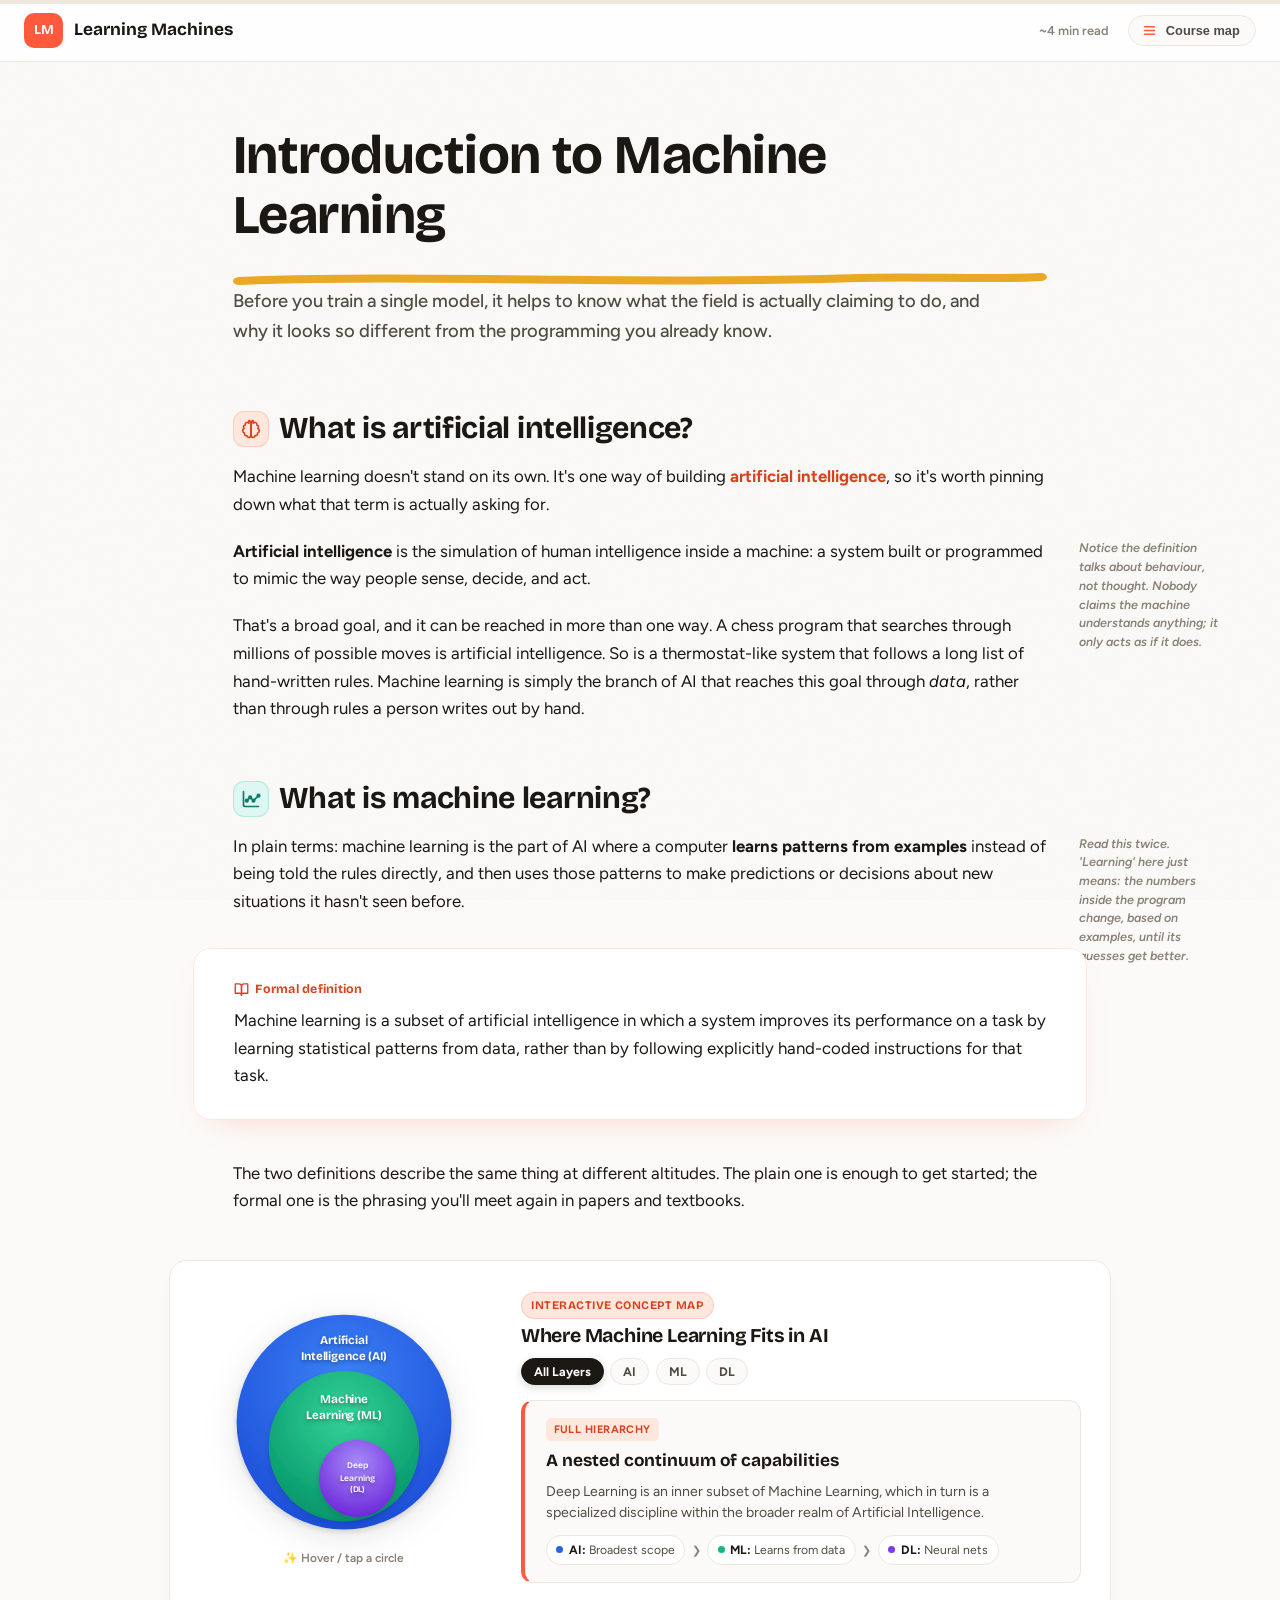
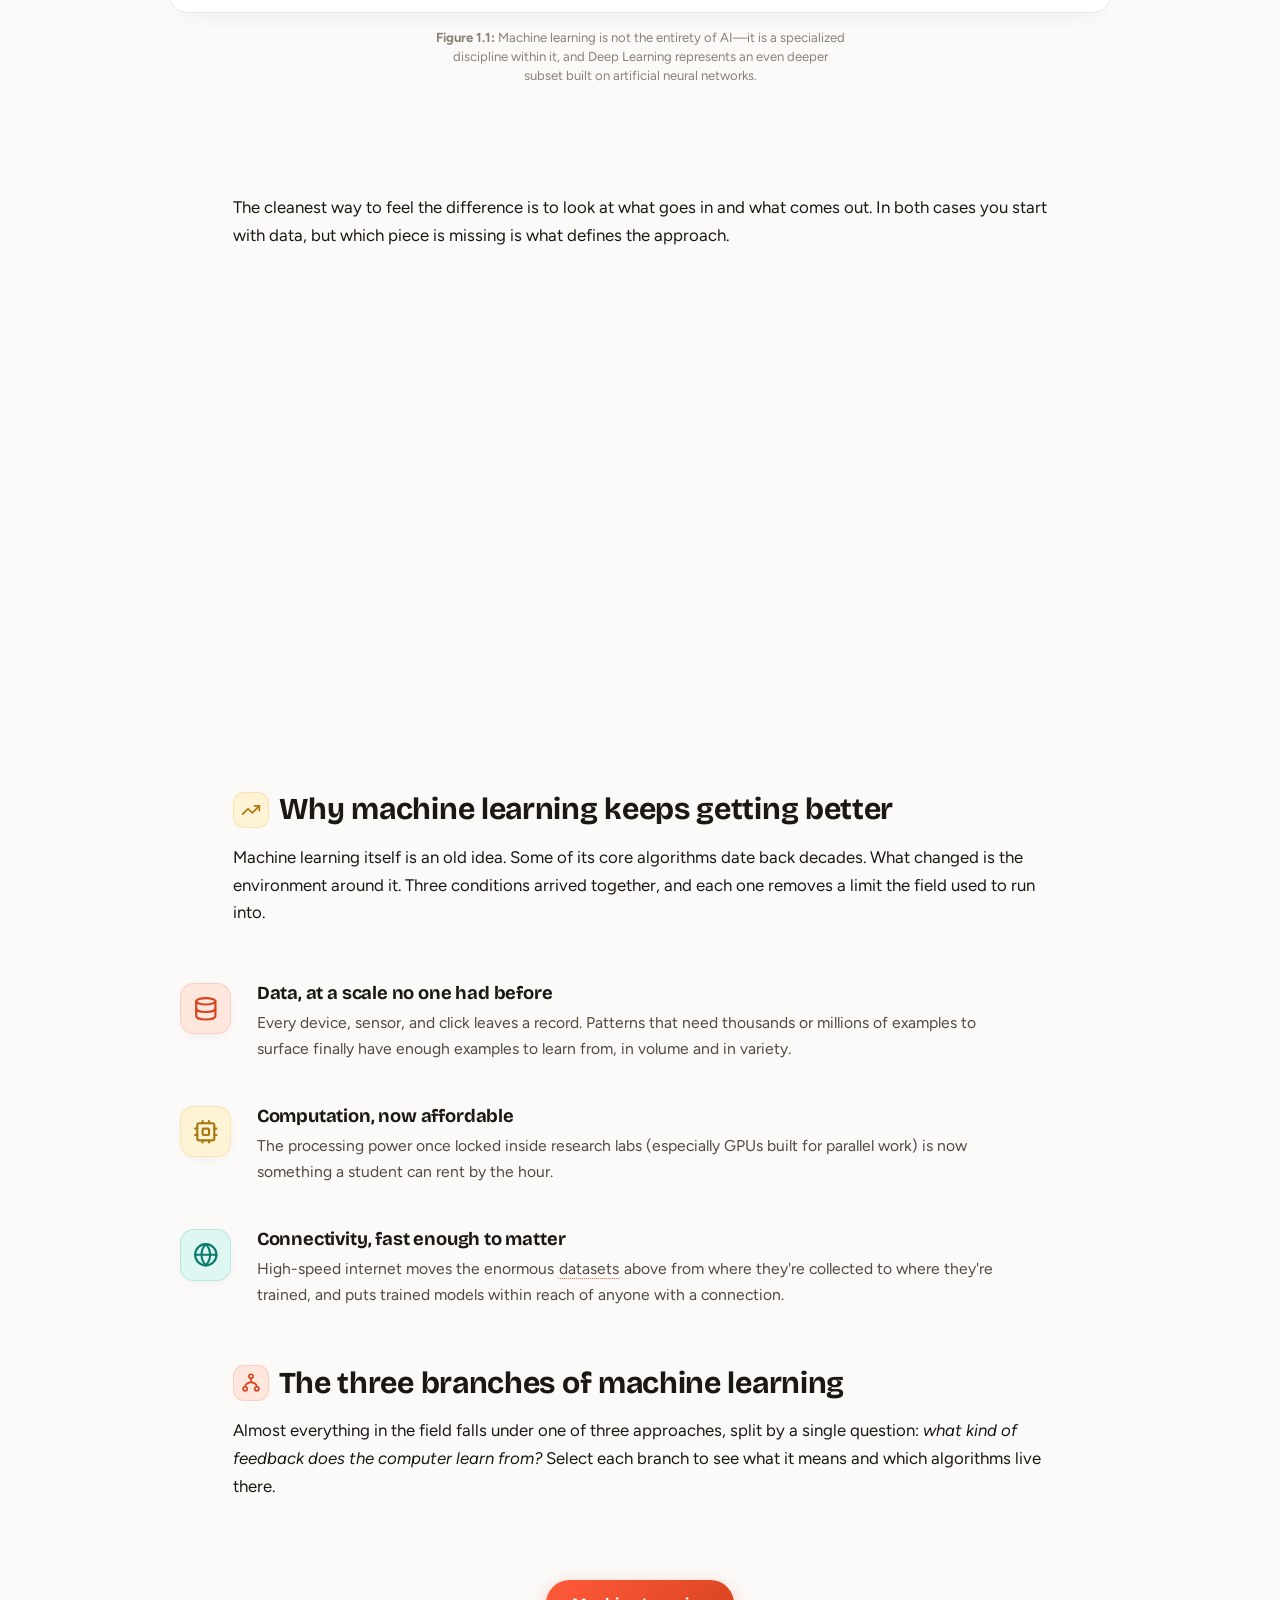
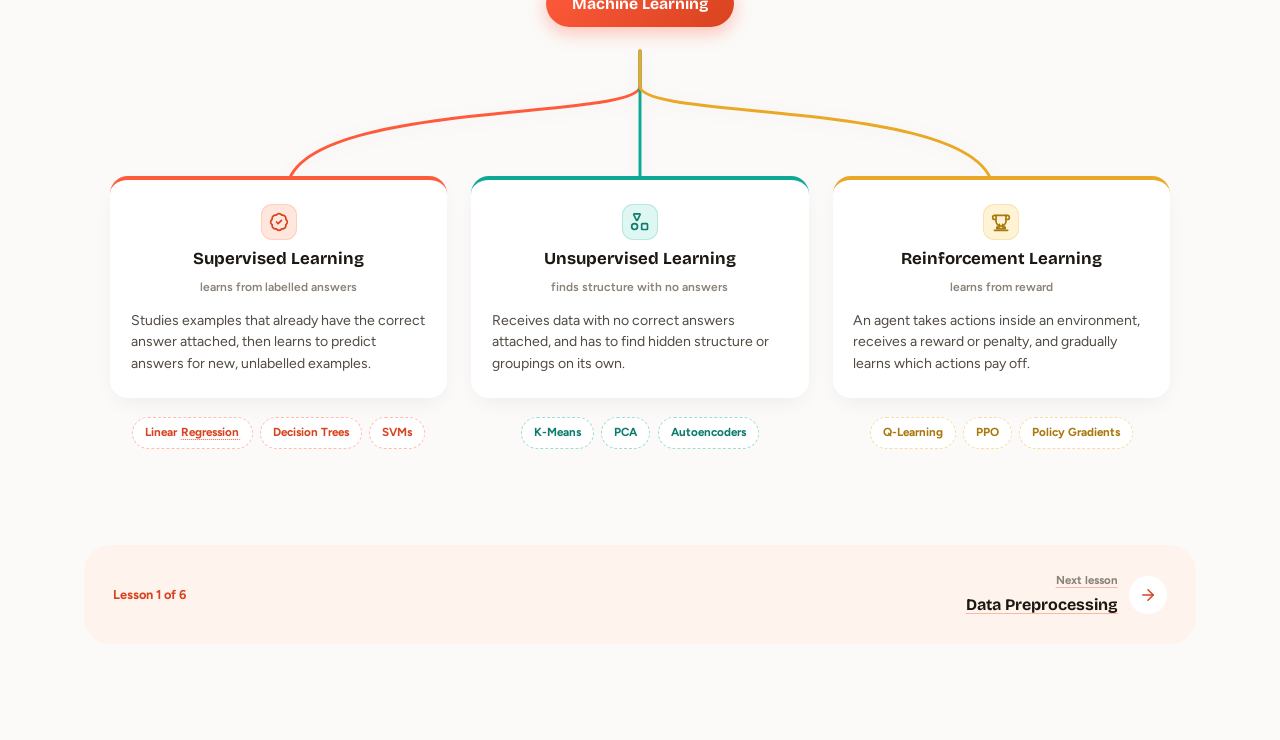
<file: index.html>
<!DOCTYPE html>
<html lang="en">
<head>
<meta charset="UTF-8">
<meta name="viewport" content="width=device-width, initial-scale=1.0">
<title>Introduction to Machine Learning – Learning Machines</title>
<meta name="description" content="A study-friendly first lesson introducing machine learning: what it is, how it differs from traditional programming, and its three main branches.">
<link rel="preconnect" href="https://fonts.googleapis.com">
<link rel="preconnect" href="https://fonts.gstatic.com" crossorigin>
<link href="https://fonts.googleapis.com/css2?family=Bricolage+Grotesque:opsz,wght@12..96,500;12..96,600;12..96,700&family=Figtree:wght@400;500;600;700&family=IBM+Plex+Mono:wght@500;600&display=swap" rel="stylesheet">
<link rel="icon" type="image/svg+xml" href="favicon.svg">
    <link rel="stylesheet" href="style.css">
</head>
<body>

<div class="grain" aria-hidden="true"></div>

<div class="progress-rail" aria-hidden="true"><div class="progress-fill" id="progressFill"></div></div>

<header class="top-bar">
  <div class="top-bar__brand">
    <span class="course-nav__mark">LM</span>
    <span class="top-bar__title">Learning Machines</span>
  </div>
  <div class="top-bar__controls">
    <span class="top-bar__time" id="readTime">~6 min read</span>
    <button class="nav-toggle" id="navToggle" aria-expanded="false" aria-controls="courseNav">
      <svg width="15" height="15" viewBox="0 0 24 24" fill="none" stroke="currentColor" stroke-width="2.2" stroke-linecap="round" stroke-linejoin="round" aria-hidden="true"><line x1="4" x2="20" y1="6" y2="6"/><line x1="4" x2="20" y1="12" y2="12"/><line x1="4" x2="20" y1="18" y2="18"/></svg>
      <span class="nav-toggle__label">Course map</span>
    </button>
  </div>
</header>

<div class="nav-overlay" id="navOverlay" aria-hidden="true"></div>

<!-- ============ SLIDE-OVER SIDEBAR ============ -->
<aside class="course-nav" id="courseNav">
  <div class="course-nav__header">
    <h2 class="course-nav__title-side">Course map</h2>
    <button class="nav-close" id="navClose" aria-label="Close nav">
      <svg width="20" height="20" viewBox="0 0 24 24" fill="none" stroke="currentColor" stroke-width="2" stroke-linecap="round" stroke-linejoin="round"><path d="M18 6 6 18M6 6l12 12"/></svg>
    </button>
  </div>
  <p class="course-nav__tagline">A slow, careful path through machine learning, start to finish.</p>

  <ol class="course-nav__list">
    <li class="course-nav__item is-active">
      <span class="course-nav__num">1</span>
      <div>
        <span class="course-nav__name">Introduction</span>
        <span class="course-nav__state">reading now</span>
      </div>
    </li>
    <li class="course-nav__item is-available">
      <a href="data-preprocessing.html" class="course-nav__inner-link">
        <span class="course-nav__num">2</span>
        <div>
          <span class="course-nav__name">Data Preprocessing</span>
          <span class="course-nav__state">available now</span>
        </div>
      </a>
    </li>
    <li class="course-nav__item is-available">
      <a href="eda.html" class="course-nav__inner-link">
        <span class="course-nav__num">3</span>
        <div>
          <span class="course-nav__name">Exploratory Data Analysis</span>
          <span class="course-nav__state">available now</span>
        </div>
      </a>
    </li>
    <li class="course-nav__item is-available">
      <a href="supervised-learning.html" class="course-nav__inner-link">
        <span class="course-nav__num">4</span>
        <div>
          <span class="course-nav__name">Supervised Learning</span>
          <span class="course-nav__state">available now</span>
        </div>
      </a>
    </li>
    <ol class="course-nav__sub-list">
      <li class="course-nav__sub-item">
        <a href="supervised-learning.html">
          <span class="course-nav__sub-num">4.1</span>
          <div>
            <span class="course-nav__sub-name">Introduction</span>
            <span class="course-nav__state">available now</span>
          </div>
        </a>
      </li>
      <li class="course-nav__sub-item">
        <a href="classification.html">
          <span class="course-nav__sub-num">4.2</span>
          <div>
            <span class="course-nav__sub-name">Classification &amp; Decision Trees</span>
            <span class="course-nav__state">available now</span>
          </div>
        </a>
      </li>
      <li class="course-nav__sub-item">
        <a href="id3-algorithm.html">
          <span class="course-nav__sub-num">4.3</span>
          <div>
            <span class="course-nav__sub-name">ID3 Algorithm</span>
            <span class="course-nav__state">available now</span>
          </div>
        </a>
      </li>
      <li class="course-nav__sub-item">
        <a href="c45-algorithm.html">
          <span class="course-nav__sub-num">4.4</span>
          <div>
            <span class="course-nav__sub-name">C4.5 Algorithm</span>
            <span class="course-nav__state">available now</span>
          </div>
        </a>
      </li>
      <li class="course-nav__sub-item">
        <a href="cart-algorithm.html">
          <span class="course-nav__sub-num">4.5</span>
          <div>
            <span class="course-nav__sub-name">CART Algorithm</span>
            <span class="course-nav__state">available now</span>
          </div>
        </a>
      </li>
      <li class="course-nav__sub-item">
        <a href="regression-analysis.html">
          <span class="course-nav__sub-num">4.6</span>
          <div>
            <span class="course-nav__sub-name">Introduction to Regression</span>
            <span class="course-nav__state">available now</span>
          </div>
        </a>
      </li>
      <li class="course-nav__sub-item">
        <a href="simple-linear-regression.html">
          <span class="course-nav__sub-num">4.7</span>
          <div>
            <span class="course-nav__sub-name">Simple Linear Regression</span>
            <span class="course-nav__state">available now</span>
          </div>
        </a>
      </li>
      <li class="course-nav__sub-item">
        <a href="polynomial-regression.html">
          <span class="course-nav__sub-num">4.8</span>
          <div>
            <span class="course-nav__sub-name">Polynomial Regression</span>
            <span class="course-nav__state">available now</span>
          </div>
        </a>
      </li>
    </ol>
    <li class="course-nav__item">
      <a href="unsupervised-learning.html" class="course-nav__inner-link">
        <span class="course-nav__num">5</span>
        <div>
          <span class="course-nav__name">Unsupervised Learning</span>
          <span class="course-nav__state">available now</span>
        </div>
      </a>
    </li>
    <ol class="course-nav__sub-list">
      <li class="course-nav__sub-item">
        <a href="unsupervised-learning.html">
          <span class="course-nav__sub-num">5.1</span>
          <div>
            <span class="course-nav__sub-name">Introduction</span>
            <span class="course-nav__state">available now</span>
          </div>
        </a>
      </li>
      <li class="course-nav__sub-item">
        <a href="hierarchical-clustering.html">
          <span class="course-nav__sub-num">5.2</span>
          <div>
            <span class="course-nav__sub-name">Hierarchical Clustering</span>
            <span class="course-nav__state">available now</span>
          </div>
        </a>
      </li>
    </ol>
    <li class="course-nav__item is-locked">
      <span class="course-nav__num">6</span>
      <div>
        <span class="course-nav__name">Reinforcement Learning</span>
        <span class="course-nav__state">
          <svg class="course-nav__lock" width="12" height="12" viewBox="0 0 24 24" fill="none" stroke="currentColor" stroke-width="2" stroke-linecap="round" stroke-linejoin="round" aria-hidden="true"><rect width="18" height="11" x="3" y="11" rx="2" ry="2"/><path d="M7 11V7a5 5 0 0 1 10 0v4"/></svg>
          coming soon
        </span>
      </div>
    </li>
  </ol>
</aside>

<div class="shell">

  <!-- ============ MAIN ARTICLE ============ -->
  <main class="lesson">

    <header class="lesson__header">
      <span class="lesson__eyebrow-free-title">
        <h1>Introduction to Machine Learning</h1>
        <svg class="title-underline" viewBox="0 0 520 14" preserveAspectRatio="none" aria-hidden="true">
          <path d="M4 9 C 120 2, 260 13, 400 6 C 440 4, 480 8, 516 5"/>
        </svg>
      </span>
      <p class="lesson__dek">Before you train a single model, it helps to know what the field is actually claiming to do, and why it looks so different from the programming you already know.</p>
    </header>

    <!-- ---- What is AI ---- -->
    <section class="block" id="what-is-ai">
      <div class="block__body">
        <h2>
          <span class="icon-badge icon-badge--coral">
            <svg viewBox="0 0 24 24" fill="none" stroke="currentColor" stroke-width="2" stroke-linecap="round" stroke-linejoin="round" aria-hidden="true"><path d="M9.5 2A2.5 2.5 0 0 1 12 4.5v15a2.5 2.5 0 0 1-4.96.44 2.5 2.5 0 0 1-2.96-3.08 3 3 0 0 1-.34-5.58 2.5 2.5 0 0 1 1.32-4.24 2.5 2.5 0 0 1 4.44-2.04Z"/><path d="M14.5 2A2.5 2.5 0 0 0 12 4.5v15a2.5 2.5 0 0 0 4.96.44 2.5 2.5 0 0 0 2.96-3.08 3 3 0 0 0 .34-5.58 2.5 2.5 0 0 0-1.32-4.24 2.5 2.5 0 0 0-4.44-2.04Z"/></svg>
          </span>
          What is artificial intelligence?
        </h2>
        <p>
          Machine learning doesn't stand on its own. It's one way of building
          <dfn>artificial intelligence</dfn>, so it's worth pinning down what
          that term is actually asking for.
        </p>
        <p class="marginable fade-up animate-on-scroll" data-note="Notice the definition talks about behaviour, not thought. Nobody claims the machine understands anything; it only acts as if it does.">
          <strong>Artificial intelligence</strong> is the simulation of human
          intelligence inside a machine: a system built or programmed
          to mimic the way people sense, decide, and act.
        </p>
        <p class="fade-up animate-on-scroll">
          That's a broad goal, and it can be reached in more than one way. A
          chess program that searches through millions of possible moves is
          artificial intelligence. So is a thermostat-like system that follows
          a long list of hand-written rules. Machine learning is simply the
          branch of AI that reaches this goal through <em>data</em>, rather
          than through rules a person writes out by hand.
        </p>
      </div>
    </section>

    <!-- ---- What is ML ---- -->
    <section class="block" id="what-is-ml">
      <div class="block__body">
        <h2 class="fade-up animate-on-scroll">
          <span class="icon-badge icon-badge--teal">
            <svg viewBox="0 0 24 24" fill="none" stroke="currentColor" stroke-width="2" stroke-linecap="round" stroke-linejoin="round" aria-hidden="true"><path d="M3 3v16a2 2 0 0 0 2 2h16"/><path d="m7 14 4-4 4 4 6-6"/><circle cx="7" cy="14" r="1.5" fill="currentColor"/><circle cx="11" cy="10" r="1.5" fill="currentColor"/><circle cx="15" cy="14" r="1.5" fill="currentColor"/><circle cx="21" cy="8" r="1.5" fill="currentColor"/></svg>
          </span>
          What is machine learning?
        </h2>
        <p class="marginable fade-up animate-on-scroll" data-note="Read this twice. 'Learning' here just means: the numbers inside the program change, based on examples, until its guesses get better.">
          In plain terms: machine learning is the part of AI where a computer
          <strong>learns patterns from examples</strong> instead of being told
          the rules directly, and then uses those patterns to make predictions
          or decisions about new situations it hasn't seen before.
        </p>

        <div class="definition fade-up animate-on-scroll">
          <p class="definition__label">
            <svg width="15" height="15" viewBox="0 0 24 24" fill="none" stroke="currentColor" stroke-width="2.2" stroke-linecap="round" stroke-linejoin="round" aria-hidden="true"><path d="M2 3h6a4 4 0 0 1 4 4v14a3 3 0 0 0-3-3H2z"/><path d="M22 3h-6a4 4 0 0 0-4 4v14a3 3 0 0 1 3-3h7z"/></svg>
            Formal definition
          </p>
          <p>
            Machine learning is a subset of artificial intelligence in which a
            system improves its performance on a task by learning statistical
            patterns from data, rather than by following explicitly
            hand-coded instructions for that task.
          </p>
        </div>

        <p class="fade-up animate-on-scroll">
          The two definitions describe the same thing at different altitudes.
          The plain one is enough to get started; the formal one is the phrasing
          you'll meet again in papers and textbooks.
        </p>

        <!-- Hierarchy Figure: AI vs ML vs DL (Side-by-Side Layout) -->
        <figure class="ai-hierarchy fade-up animate-on-scroll" id="aiHierarchyFig" role="group" aria-label="Interactive Hierarchy of Artificial Intelligence, Machine Learning, and Deep Learning">
          <div class="ai-hierarchy__card">
            
            <!-- Left: Reduced size concentric diagram -->
            <div class="ai-hierarchy__visual-col">
              <div class="ai-hierarchy__visual">
                <svg viewBox="0 0 540 440" class="ai-hierarchy__svg" preserveAspectRatio="xMidYMid meet" role="img" aria-label="Concentric diagram: Deep Learning is inside Machine Learning, which is inside Artificial Intelligence">
                  <defs>
                    <filter id="nodeShadow" x="-10%" y="-10%" width="125%" height="125%">
                      <feDropShadow dx="0" dy="4" stdDeviation="6" flood-opacity="0.14"/>
                    </filter>
                    <radialGradient id="aiGrad" cx="50%" cy="30%" r="70%">
                      <stop offset="0%" stop-color="#3B82F6" />
                      <stop offset="100%" stop-color="#1D4ED8" />
                    </radialGradient>
                    <radialGradient id="mlGrad" cx="50%" cy="30%" r="70%">
                      <stop offset="0%" stop-color="#34D399" />
                      <stop offset="100%" stop-color="#059669" />
                    </radialGradient>
                    <radialGradient id="dlGrad" cx="50%" cy="30%" r="70%">
                      <stop offset="0%" stop-color="#A78BFA" />
                      <stop offset="100%" stop-color="#6D28D9" />
                    </radialGradient>
                  </defs>

                  <!-- AI Circle (Outer) -->
                  <g class="ai-node ai-node--ai" data-section="ai" tabindex="0" role="button" aria-label="Inspect Artificial Intelligence">
                    <circle cx="270" cy="220" r="200" fill="url(#aiGrad)" filter="url(#nodeShadow)" class="ai-circle ai-circle--ai"/>
                    <text x="270" y="74" text-anchor="middle" class="ai-text ai-text--title">Artificial</text>
                    <text x="270" y="104" text-anchor="middle" class="ai-text ai-text--title">Intelligence (AI)</text>
                  </g>

                  <!-- ML Circle (Middle) -->
                  <g class="ai-node ai-node--ml" data-section="ml" tabindex="0" role="button" aria-label="Inspect Machine Learning">
                    <circle cx="270" cy="265" r="140" fill="url(#mlGrad)" filter="url(#nodeShadow)" class="ai-circle ai-circle--ml"/>
                    <text x="270" y="184" text-anchor="middle" class="ai-text ai-text--title">Machine</text>
                    <text x="270" y="214" text-anchor="middle" class="ai-text ai-text--title">Learning (ML)</text>
                  </g>

                  <!-- DL Circle (Inner) -->
                  <g class="ai-node ai-node--dl" data-section="dl" tabindex="0" role="button" aria-label="Inspect Deep Learning">
                    <circle cx="295" cy="325" r="72" fill="url(#dlGrad)" filter="url(#nodeShadow)" class="ai-circle ai-circle--dl"/>
                    <text x="295" y="306" text-anchor="middle" class="ai-text ai-text--sub">Deep</text>
                    <text x="295" y="329" text-anchor="middle" class="ai-text ai-text--sub">Learning</text>
                    <text x="295" y="350" text-anchor="middle" class="ai-text ai-text--sub">(DL)</text>
                  </g>
                </svg>
              </div>
              <span class="ai-hierarchy__hint-pill">✨ Hover / tap a circle</span>
            </div>

            <!-- Right: Header, Tabs, and Dynamic Explanation on the side -->
            <div class="ai-hierarchy__content-col">
              <div class="ai-hierarchy__header">
                <span class="ai-hierarchy__badge">Interactive Concept Map</span>
                <h3 class="ai-hierarchy__title">Where Machine Learning Fits in AI</h3>
              </div>

              <!-- Quick Selector Tabs -->
              <div class="ai-hierarchy__tabs" role="tablist" aria-label="AI Hierarchy levels">
                <button class="ai-tab is-active" data-target="overview" role="tab" aria-selected="true">All Layers</button>
                <button class="ai-tab ai-tab--ai" data-target="ai" role="tab" aria-selected="false">AI</button>
                <button class="ai-tab ai-tab--ml" data-target="ml" role="tab" aria-selected="false">ML</button>
                <button class="ai-tab ai-tab--dl" data-target="dl" role="tab" aria-selected="false">DL</button>
              </div>

              <!-- Dynamic Explanation Panels -->
              <div class="ai-display" id="aiDisplay">
                
                <!-- Overview / Default Panel -->
                <div class="ai-panel is-active" data-panel="overview">
                  <div class="ai-panel__top">
                    <span class="ai-panel__tag ai-panel__tag--overview">Full Hierarchy</span>
                  </div>
                  <h4 class="ai-panel__heading">A nested continuum of capabilities</h4>
                  <p class="ai-panel__text">
                    Deep Learning is an inner subset of Machine Learning, which in turn is a specialized discipline within the broader realm of Artificial Intelligence.
                  </p>
                  <div class="ai-panel__chips">
                    <div class="ai-chip ai-chip--ai">
                      <span class="ai-chip__dot"></span>
                      <span><strong>AI:</strong> Broadest scope</span>
                    </div>
                    <span class="ai-chip__sep">❯</span>
                    <div class="ai-chip ai-chip--ml">
                      <span class="ai-chip__dot"></span>
                      <span><strong>ML:</strong> Learns from data</span>
                    </div>
                    <span class="ai-chip__sep">❯</span>
                    <div class="ai-chip ai-chip--dl">
                      <span class="ai-chip__dot"></span>
                      <span><strong>DL:</strong> Neural nets</span>
                    </div>
                  </div>
                </div>

                <!-- AI Panel -->
                <div class="ai-panel" data-panel="ai">
                  <div class="ai-panel__top">
                    <span class="ai-panel__tag ai-panel__tag--ai">Outer Ring</span>
                    <span class="ai-panel__tier">Level 1 • Broad Umbrella</span>
                  </div>
                  <h4 class="ai-panel__heading" style="color: #1d4ed8;">Artificial Intelligence (AI)</h4>
                  <p class="ai-panel__text">
                    The overarching discipline of creating systems capable of mimicking human cognitive tasks—including reasoning, planning, vision, and decision-making. Encompasses both rule-based systems and learning models.
                  </p>
                  <div class="ai-panel__detail-box">
                    <strong>Classic Examples:</strong> Expert systems, search algorithms, pathfinding logic, rule engines.
                  </div>
                </div>

                <!-- ML Panel -->
                <div class="ai-panel" data-panel="ml">
                  <div class="ai-panel__top">
                    <span class="ai-panel__tag ai-panel__tag--ml">Middle Ring</span>
                    <span class="ai-panel__tier">Level 2 • Data-Driven</span>
                  </div>
                  <h4 class="ai-panel__heading" style="color: #059669;">Machine Learning (ML)</h4>
                  <p class="ai-panel__text">
                    A distinct subset of AI where computers learn statistical patterns and decision boundaries directly from data and past examples, rather than following explicitly programmed step-by-step logic.
                  </p>
                  <div class="ai-panel__detail-box">
                    <strong>Classic Examples:</strong> Linear Regression, Decision Trees, Random Forests, SVMs, K-Means.
                  </div>
                </div>

                <!-- DL Panel -->
                <div class="ai-panel" data-panel="dl">
                  <div class="ai-panel__top">
                    <span class="ai-panel__tag ai-panel__tag--dl">Inner Core</span>
                    <span class="ai-panel__tier">Level 3 • Neural Networks</span>
                  </div>
                  <h4 class="ai-panel__heading" style="color: #7c3aed;">Deep Learning (DL)</h4>
                  <p class="ai-panel__text">
                    A high-powered subset of Machine Learning that uses multi-layered artificial neural networks. It automatically extracts rich, hierarchical features from raw data like pixels, audio, and text.
                  </p>
                  <div class="ai-panel__detail-box">
                    <strong>Classic Examples:</strong> Large Language Models (LLMs), CNNs, Transformers, Generative AI.
                  </div>
                </div>

              </div>
            </div>

          </div>
          <figcaption class="ai-hierarchy__caption">
            <strong>Figure 1.1:</strong> Machine learning is not the entirety of AI—it is a specialized discipline within it, and Deep Learning represents an even deeper subset built on artificial neural networks.
          </figcaption>
        </figure>
      </div>
    </section>

    <!-- ---- Traditional vs ML programming ---- -->
    <section class="block" id="two-paradigms">
      <div class="block__body">
        <h2 class="fade-up animate-on-scroll">
          <span class="icon-badge icon-badge--coral">
            <svg viewBox="0 0 24 24" fill="none" stroke="currentColor" stroke-width="2" stroke-linecap="round" stroke-linejoin="round" aria-hidden="true"><circle cx="12" cy="18" r="3"/><circle cx="6" cy="6" r="3"/><circle cx="18" cy="6" r="3"/><path d="M18 9v1a2 2 0 0 1-2 2H8a2 2 0 0 1-2-2V9"/><path d="M12 12v3"/></svg>
          </span>
          Two ways to arrive at a program
        </h2>
        <p class="fade-up animate-on-scroll">
          The cleanest way to feel the difference is to look at what goes in
          and what comes out. In both cases you start with data, but which
          piece is missing is what defines the approach.
        </p>
      </div>

      <div class="paradigm-split stagger-group animate-on-scroll" id="paradigmGrid">

        <figure class="paradigm-pane paradigm-pane--traditional stagger-up">
          <figcaption class="paradigm-pane__cap">Traditional programming</figcaption>
          <div class="paradigm-diagram" role="img" aria-label="Traditional programming: data and a hand-written program are given as input, and the computer produces output.">
            <svg viewBox="0 0 320 190" class="pdiag" preserveAspectRatio="xMidYMid meet">
              <g class="pdiag__inputs">
                <rect x="10" y="18" width="118" height="46" rx="4" class="box box--data"/>
                <text x="69" y="46" text-anchor="middle" class="box__label">Data</text>

                <rect x="10" y="98" width="118" height="46" rx="4" class="box box--program"/>
                <text x="69" y="126" text-anchor="middle" class="box__label">Program</text>
              </g>

              <path id="tradIn1" class="flow-line" d="M128 41 C 170 41, 170 95, 208 95" fill="none"/>
              <path id="tradIn2" class="flow-line" d="M128 121 C 170 121, 170 95, 208 95" fill="none"/>

              <rect x="212" y="72" width="98" height="46" rx="4" class="box box--engine"/>
              <text x="261" y="100" text-anchor="middle" class="box__label">Computer</text>

              <path id="tradOut" class="flow-line flow-line--out" d="M261 118 L 261 168" fill="none" marker-end="url(#arrowTrad)"/>
              <text x="261" y="185" text-anchor="middle" class="box__label box__label--result">Output</text>

              <circle r="3.5" class="flow-dot flow-dot--traditional">
                <animateMotion dur="1.8s" repeatCount="indefinite"><mpath href="#tradIn1"/></animateMotion>
              </circle>
              <circle r="3.5" class="flow-dot flow-dot--traditional">
                <animateMotion dur="1.8s" begin="0.4s" repeatCount="indefinite"><mpath href="#tradIn2"/></animateMotion>
              </circle>
              <circle r="3.5" class="flow-dot flow-dot--traditional">
                <animateMotion dur="1.1s" begin="0.9s" repeatCount="indefinite"><mpath href="#tradOut"/></animateMotion>
              </circle>

              <defs>
                <marker id="arrowTrad" markerWidth="8" markerHeight="8" refX="6" refY="4" orient="auto">
                  <path d="M0,0 L8,4 L0,8 z" class="arrowhead arrowhead--traditional"/>
                </marker>
              </defs>
            </svg>
          </div>
          <p class="paradigm-pane__note">You supply the rules. The computer only ever follows them.</p>
        </figure>

        <figure class="paradigm-pane paradigm-pane--ml stagger-up">
          <figcaption class="paradigm-pane__cap">Machine learning</figcaption>
          <div class="paradigm-diagram" role="img" aria-label="Machine learning: data and known outputs are given as input, and the computer produces a program.">
            <svg viewBox="0 0 320 190" class="pdiag" preserveAspectRatio="xMidYMid meet">
              <g class="pdiag__inputs">
                <rect x="10" y="18" width="118" height="46" rx="4" class="box box--data"/>
                <text x="69" y="46" text-anchor="middle" class="box__label">Data</text>

                <rect x="10" y="98" width="118" height="46" rx="4" class="box box--result-in"/>
                <text x="69" y="126" text-anchor="middle" class="box__label">Output</text>
              </g>

              <path id="mlIn1" class="flow-line" d="M128 41 C 170 41, 170 95, 208 95" fill="none"/>
              <path id="mlIn2" class="flow-line" d="M128 121 C 170 121, 170 95, 208 95" fill="none"/>

              <rect x="212" y="72" width="98" height="46" rx="4" class="box box--engine box--engine-ml"/>
              <text x="261" y="100" text-anchor="middle" class="box__label">Computer</text>

              <path id="mlOut" class="flow-line flow-line--out flow-line--ml" d="M261 118 L 261 168" fill="none" marker-end="url(#arrowML)"/>
              <text x="261" y="185" text-anchor="middle" class="box__label box__label--result">Program</text>

              <circle r="3.5" class="flow-dot flow-dot--ml">
                <animateMotion dur="1.8s" begin="1.2s" repeatCount="indefinite"><mpath href="#mlIn1"/></animateMotion>
              </circle>
              <circle r="3.5" class="flow-dot flow-dot--ml">
                <animateMotion dur="1.8s" begin="1.6s" repeatCount="indefinite"><mpath href="#mlIn2"/></animateMotion>
              </circle>
              <circle r="3.5" class="flow-dot flow-dot--ml">
                <animateMotion dur="1.1s" begin="2.1s" repeatCount="indefinite"><mpath href="#mlOut"/></animateMotion>
              </circle>

              <defs>
                <marker id="arrowML" markerWidth="8" markerHeight="8" refX="6" refY="4" orient="auto">
                  <path d="M0,0 L8,4 L0,8 z" class="arrowhead arrowhead--ml"/>
                </marker>
              </defs>
            </svg>
          </div>
          <p class="paradigm-pane__note">You supply examples of right answers. The computer works out the rules.</p>
        </figure>

      </div>
    </section>

    <!-- ---- Why ML keeps improving ---- -->
    <section class="block" id="why-improving">
      <div class="block__body">
        <h2 class="fade-up animate-on-scroll">
          <span class="icon-badge icon-badge--gold">
            <svg viewBox="0 0 24 24" fill="none" stroke="currentColor" stroke-width="2" stroke-linecap="round" stroke-linejoin="round" aria-hidden="true"><polyline points="22 7 13.5 15.5 8.5 10.5 2 17"/><polyline points="16 7 22 7 22 13"/></svg>
          </span>
          Why machine learning keeps getting better
        </h2>
        <p class="fade-up animate-on-scroll">
          Machine learning itself is an old idea. Some of its core algorithms
          date back decades. What changed is the environment around it. Three
          conditions arrived together, and each one removes a limit the field
          used to run into.
        </p>
      </div>

      <div class="reasons-list stagger-group animate-on-scroll">
        <article class="reason-item stagger-up">
          <span class="icon-badge icon-badge--coral reason-item__icon">
            <svg viewBox="0 0 24 24" fill="none" stroke="currentColor" stroke-width="2" stroke-linecap="round" stroke-linejoin="round" aria-hidden="true"><ellipse cx="12" cy="5" rx="9" ry="3"/><path d="M3 5v14c0 1.66 4 3 9 3s9-1.34 9-3V5"/><path d="M3 12c0 1.66 4 3 9 3s9-1.34 9-3"/></svg>
          </span>
          <div class="reason-item__content">
            <h3>Data, at a scale no one had before</h3>
            <p>Every device, sensor, and click leaves a record. Patterns that need thousands or millions of examples to surface finally have enough examples to learn from, in volume and in variety.</p>
          </div>
        </article>
        <article class="reason-item stagger-up">
          <span class="icon-badge icon-badge--gold reason-item__icon">
            <svg viewBox="0 0 24 24" fill="none" stroke="currentColor" stroke-width="2" stroke-linecap="round" stroke-linejoin="round" aria-hidden="true"><rect width="16" height="16" x="4" y="4" rx="2"/><rect width="6" height="6" x="9" y="9" rx="1"/><path d="M15 2v2M15 20v2M2 15h2M2 9h2M20 15h2M20 9h2M9 2v2M9 20v2"/></svg>
          </span>
          <div class="reason-item__content">
            <h3>Computation, now affordable</h3>
            <p>The processing power once locked inside research labs (especially GPUs built for parallel work) is now something a student can rent by the hour.</p>
          </div>
        </article>
        <article class="reason-item stagger-up">
          <span class="icon-badge icon-badge--teal reason-item__icon">
            <svg viewBox="0 0 24 24" fill="none" stroke="currentColor" stroke-width="2" stroke-linecap="round" stroke-linejoin="round" aria-hidden="true"><circle cx="12" cy="12" r="10"/><path d="M12 2a14.5 14.5 0 0 0 0 20 14.5 14.5 0 0 0 0-20"/><path d="M2 12h20"/></svg>
          </span>
          <div class="reason-item__content">
            <h3>Connectivity, fast enough to matter</h3>
            <p>High-speed internet moves the enormous datasets above from where they're collected to where they're trained, and puts trained models within reach of anyone with a connection.</p>
          </div>
        </article>
      </div>
    </section>

    <!-- ---- Three categories ---- -->
    <section class="block" id="three-branches">
      <div class="block__body">
        <h2 class="fade-up animate-on-scroll">
          <span class="icon-badge icon-badge--coral">
            <svg viewBox="0 0 24 24" fill="none" stroke="currentColor" stroke-width="2" stroke-linecap="round" stroke-linejoin="round" aria-hidden="true"><circle cx="12" cy="4" r="2.5"/><circle cx="5" cy="19" r="2.5"/><circle cx="19" cy="19" r="2.5"/><path d="M12 6.5v4.5"/><path d="M5 16.5c0-4 7-5.5 7-5.5s7 1.5 7 5.5"/></svg>
          </span>
          The three branches of machine learning
        </h2>
        <p class="fade-up animate-on-scroll">
          Almost everything in the field falls under one of three approaches,
          split by a single question: <em>what kind of feedback does the
          computer learn from?</em> Select each branch to see what it means
          and which algorithms live there.
        </p>
      </div>

      <div class="interactive-tree" id="interactiveTree">
        <div class="interactive-tree__root">
          <div class="branch-root">
            <span class="branch-root__text">Machine Learning</span>
          </div>
        </div>

        <svg class="interactive-tree__lines" viewBox="0 0 900 120" preserveAspectRatio="none" aria-hidden="true">
          <path id="treePathSupervised" d="M450 0 L450 30 C450 60, 150 40, 150 120" class="i-line i-line--purple" />
          <path id="treePathUnsupervised" d="M450 0 L450 120" class="i-line i-line--pink" />
          <path id="treePathReinforcement" d="M450 0 L450 30 C450 60, 750 40, 750 120" class="i-line i-line--yellow" />
        </svg>

        <div class="interactive-tree__cards">
          <!-- Supervised -->
          <div class="i-branch">
            <div class="i-card i-card--purple" data-branch="supervised" tabindex="0">
              <div class="i-card__title">
                <span class="icon-badge icon-badge--coral">
                  <svg viewBox="0 0 24 24" fill="none" stroke="currentColor" stroke-width="2" stroke-linecap="round" stroke-linejoin="round" aria-hidden="true"><path d="M3.85 8.62a4 4 0 0 1 4.78-4.77 4 4 0 0 1 6.74 0 4 4 0 0 1 4.78 4.78 4 4 0 0 1 0 6.74 4 4 0 0 1-4.77 4.78 4 4 0 0 1-6.75 0 4 4 0 0 1-4.78-4.77 4 4 0 0 1 0-6.76Z"/><path d="m9 12 2 2 4-4"/></svg>
                </span>
                <span class="i-card__name">Supervised Learning</span>
                <span class="i-card__hint">learns from labelled answers</span>
              </div>
              <p class="i-card__desc">Studies examples that already have the correct answer attached, then learns to predict answers for new, unlabelled examples.</p>
            </div>
            <div class="i-leaves i-leaves--purple">
              <span class="i-leaf" tabindex="0">Linear Regression</span>
              <span class="i-leaf" tabindex="0">Decision Trees</span>
              <span class="i-leaf" tabindex="0">SVMs</span>
            </div>
          </div>

          <!-- Unsupervised -->
          <div class="i-branch">
            <div class="i-card i-card--pink" data-branch="unsupervised" tabindex="0">
              <div class="i-card__title">
                <span class="icon-badge icon-badge--teal">
                  <svg viewBox="0 0 24 24" fill="none" stroke="currentColor" stroke-width="2" stroke-linecap="round" stroke-linejoin="round" aria-hidden="true"><path d="M8.3 10a.7.7 0 0 1-.626-.382l-3.16-6.32A.7.7 0 0 1 5.14 2.3h6.32a.7.7 0 0 1 .626.998l-3.16 6.32A.7.7 0 0 1 8.3 10Z"/><rect width="7" height="7" x="14" y="14" rx="1"/><circle cx="5.5" cy="17.5" r="3.5"/></svg>
                </span>
                <span class="i-card__name">Unsupervised Learning</span>
                <span class="i-card__hint">finds structure with no answers</span>
              </div>
              <p class="i-card__desc">Receives data with no correct answers attached, and has to find hidden structure or groupings on its own.</p>
            </div>
            <div class="i-leaves i-leaves--pink">
              <span class="i-leaf" tabindex="0">K-Means</span>
              <span class="i-leaf" tabindex="0">PCA</span>
              <span class="i-leaf" tabindex="0">Autoencoders</span>
            </div>
          </div>

          <!-- Reinforcement -->
          <div class="i-branch">
            <div class="i-card i-card--yellow" data-branch="reinforcement" tabindex="0">
              <div class="i-card__title">
                <span class="icon-badge icon-badge--gold">
                  <svg viewBox="0 0 24 24" fill="none" stroke="currentColor" stroke-width="2" stroke-linecap="round" stroke-linejoin="round" aria-hidden="true"><path d="M6 9H4.5a2.5 2.5 0 0 1 0-5H6"/><path d="M18 9h1.5a2.5 2.5 0 0 0 0-5H18"/><path d="M4 22h16"/><path d="M10 14.66V17c0 .55-.45 1-1 1H7v2h10v-2h-2c-.55 0-1-.45-1-1v-2.34"/><path d="M18 4H6v7a6 6 0 0 0 12 0V4z"/></svg>
                </span>
                <span class="i-card__name">Reinforcement Learning</span>
                <span class="i-card__hint">learns from reward</span>
              </div>
              <p class="i-card__desc">An agent takes actions inside an environment, receives a reward or penalty, and gradually learns which actions pay off.</p>
            </div>
            <div class="i-leaves i-leaves--yellow">
              <span class="i-leaf" tabindex="0">Q-Learning</span>
              <span class="i-leaf" tabindex="0">PPO</span>
              <span class="i-leaf" tabindex="0">Policy Gradients</span>
            </div>
          </div>
        </div>
      </div>
    </section>

    <footer class="lesson__footer">
      <div class="lesson__footer-progress">Lesson 1 of 6</div>
      <a href="data-preprocessing.html" class="lesson__footer-next" id="nextLessonLink">
        <div class="lesson__footer-next-text">
          <span class="lesson__footer-next-label">Next lesson</span>
          <span class="lesson__footer-next-name">Data Preprocessing</span>
        </div>
        <span class="lesson__footer-arrow">
          <svg width="18" height="18" viewBox="0 0 24 24" fill="none" stroke="currentColor" stroke-width="2" stroke-linecap="round" stroke-linejoin="round" aria-hidden="true"><path d="M5 12h14"/><path d="m12 5 7 7-7 7"/></svg>
        </span>
      </a>
    </footer>

  </main>
</div>

<script src="main.js"></script>
</body>
</html>
</file>
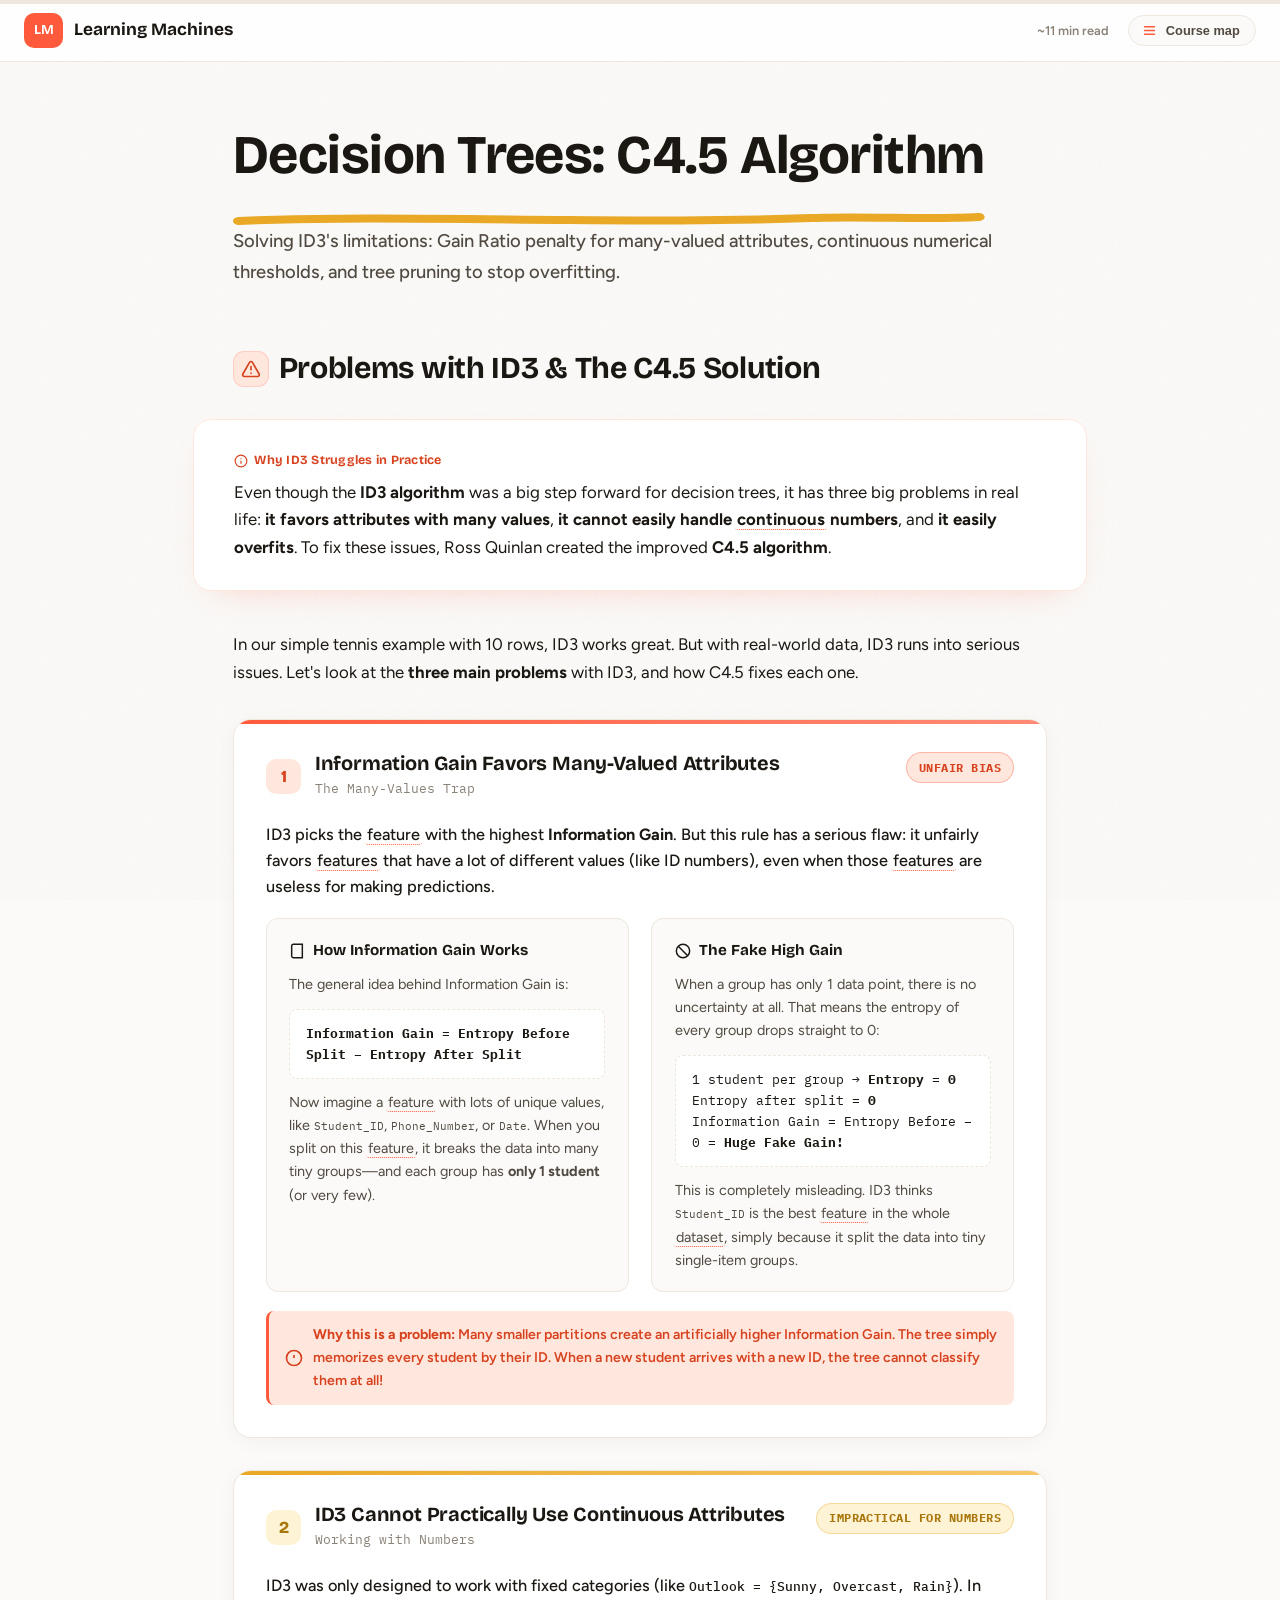
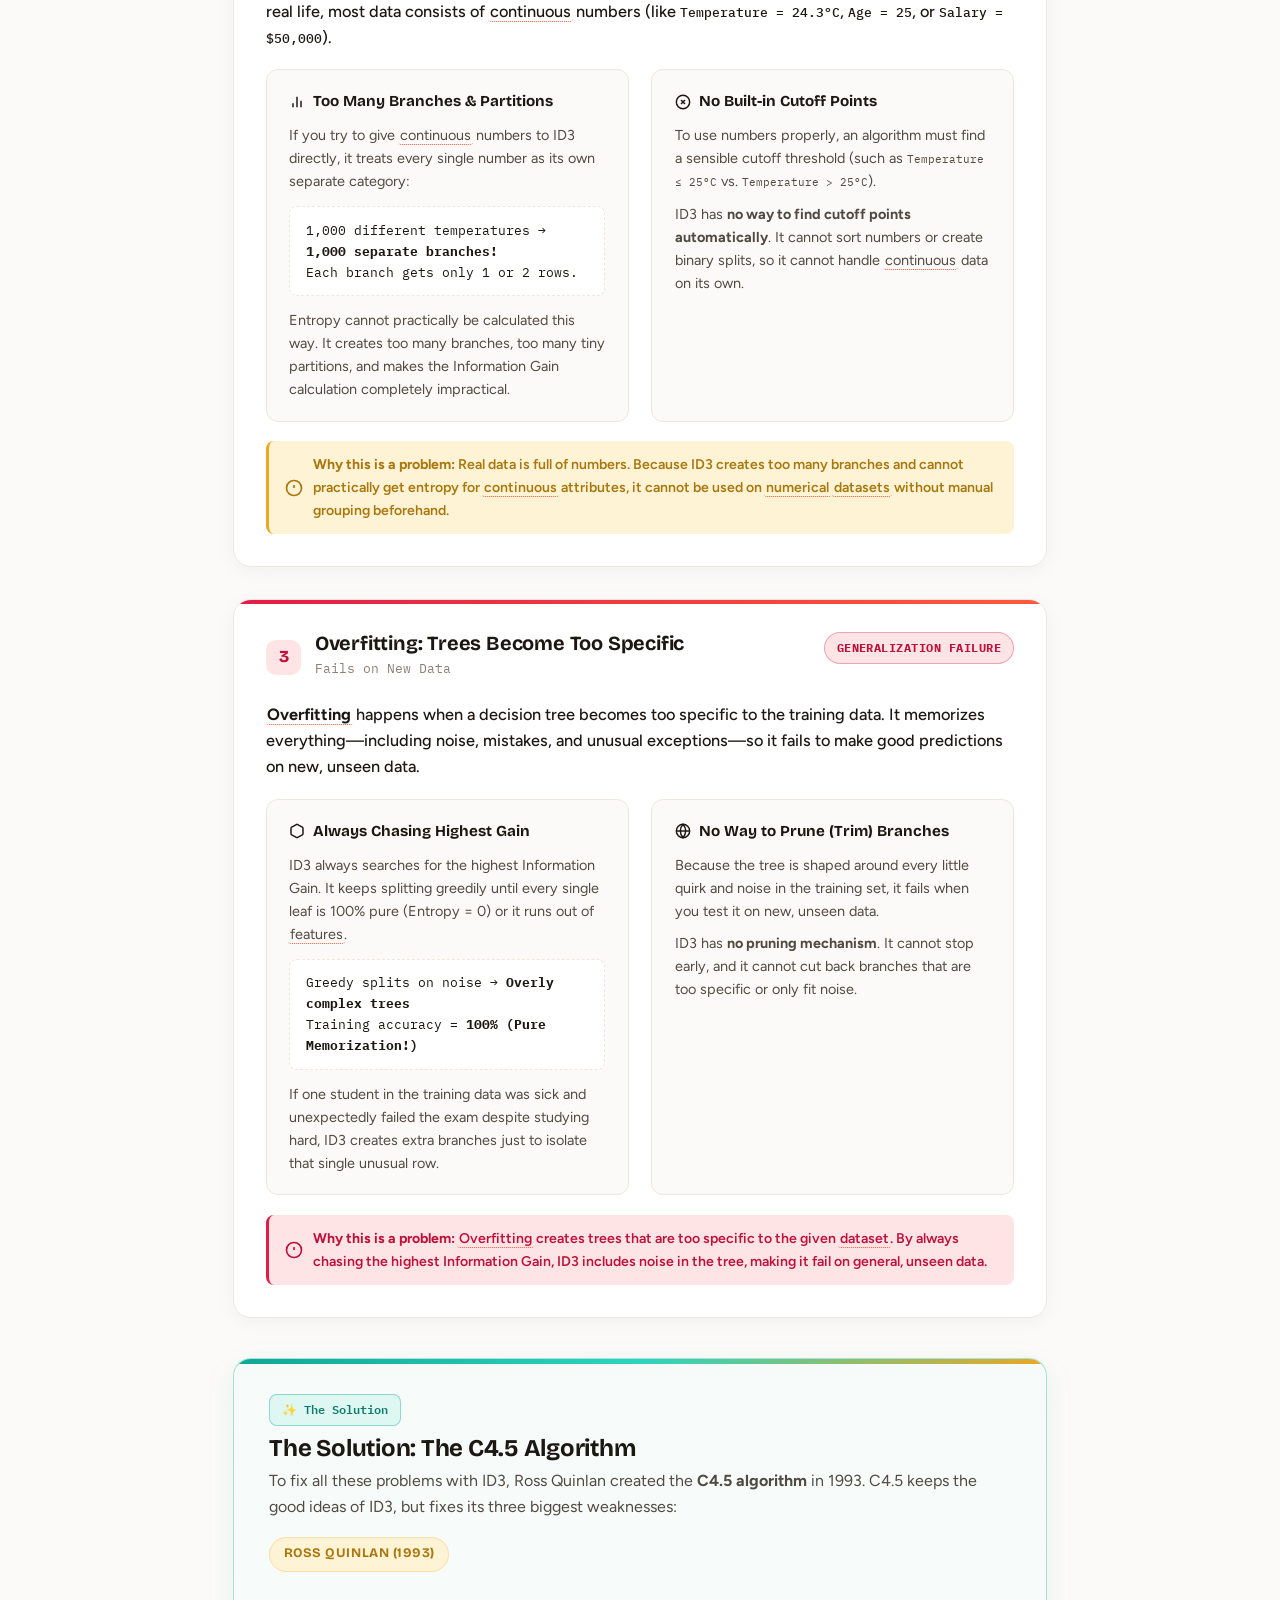
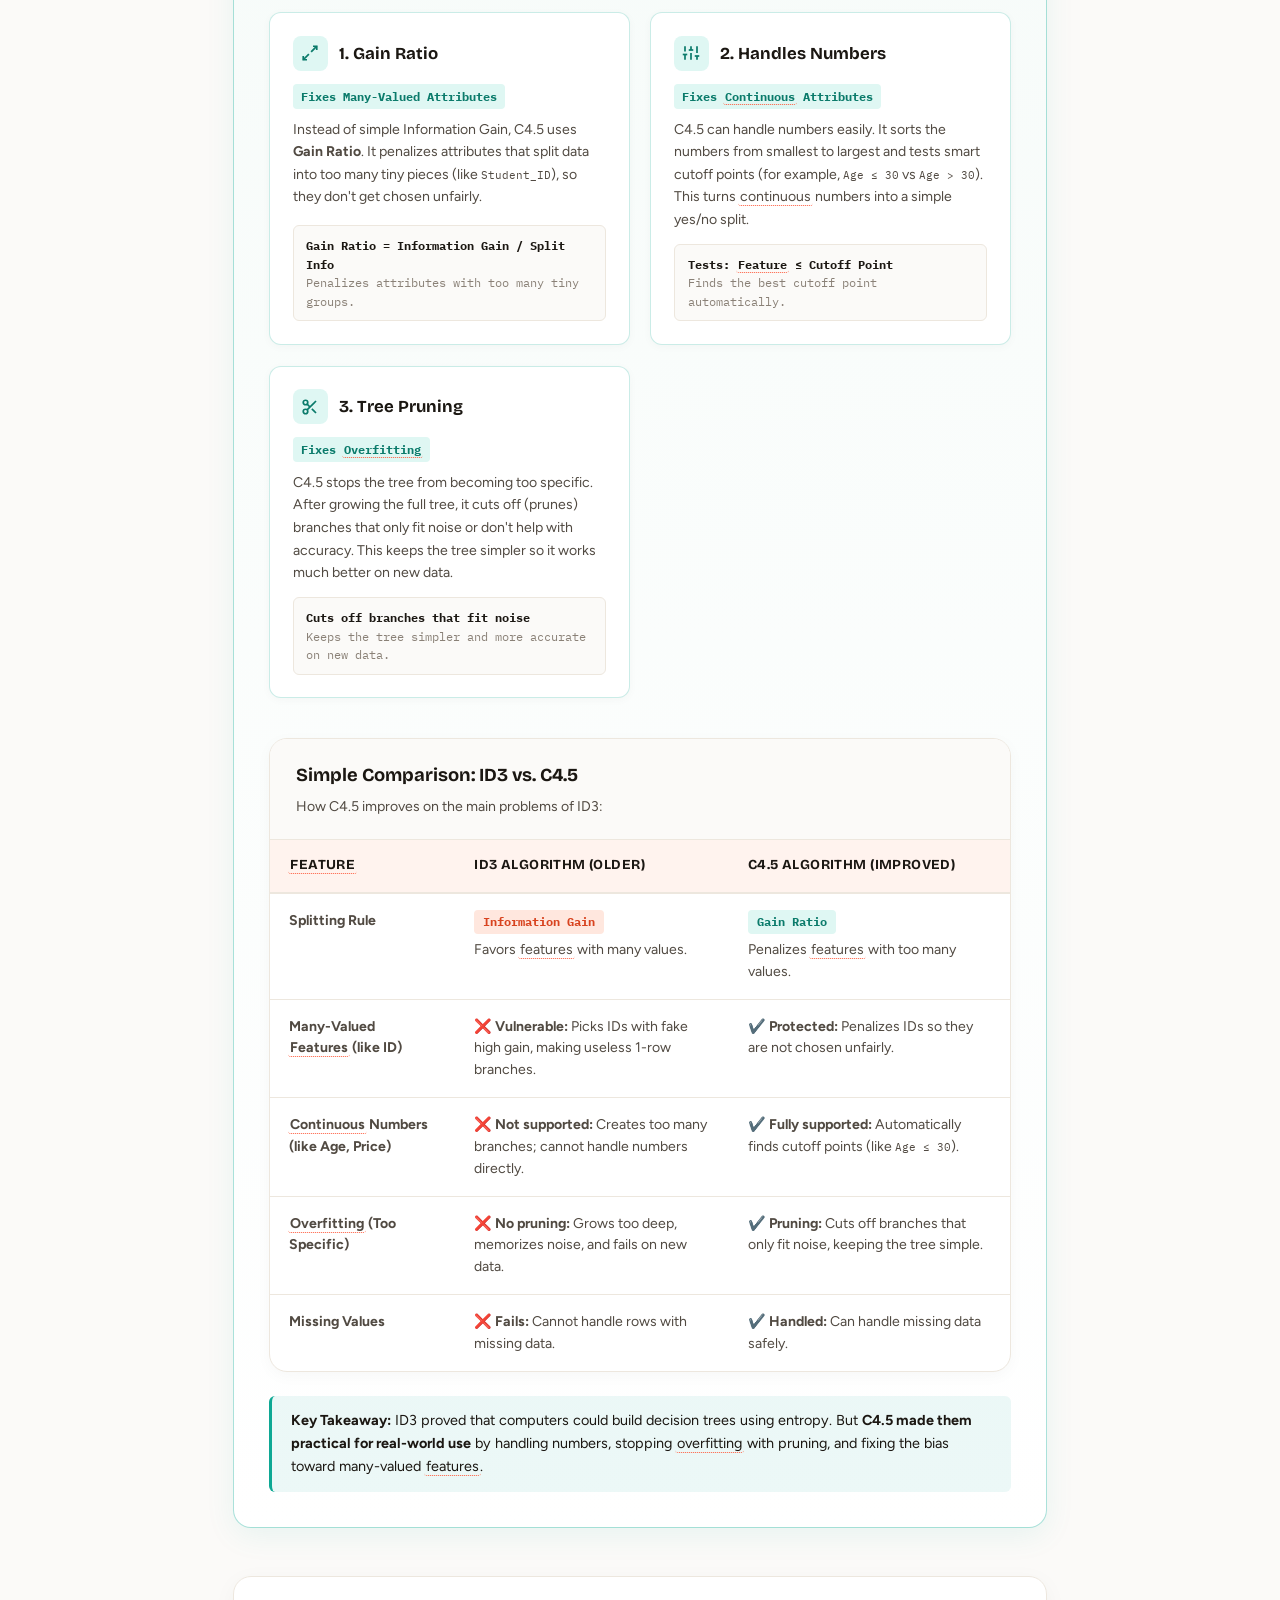
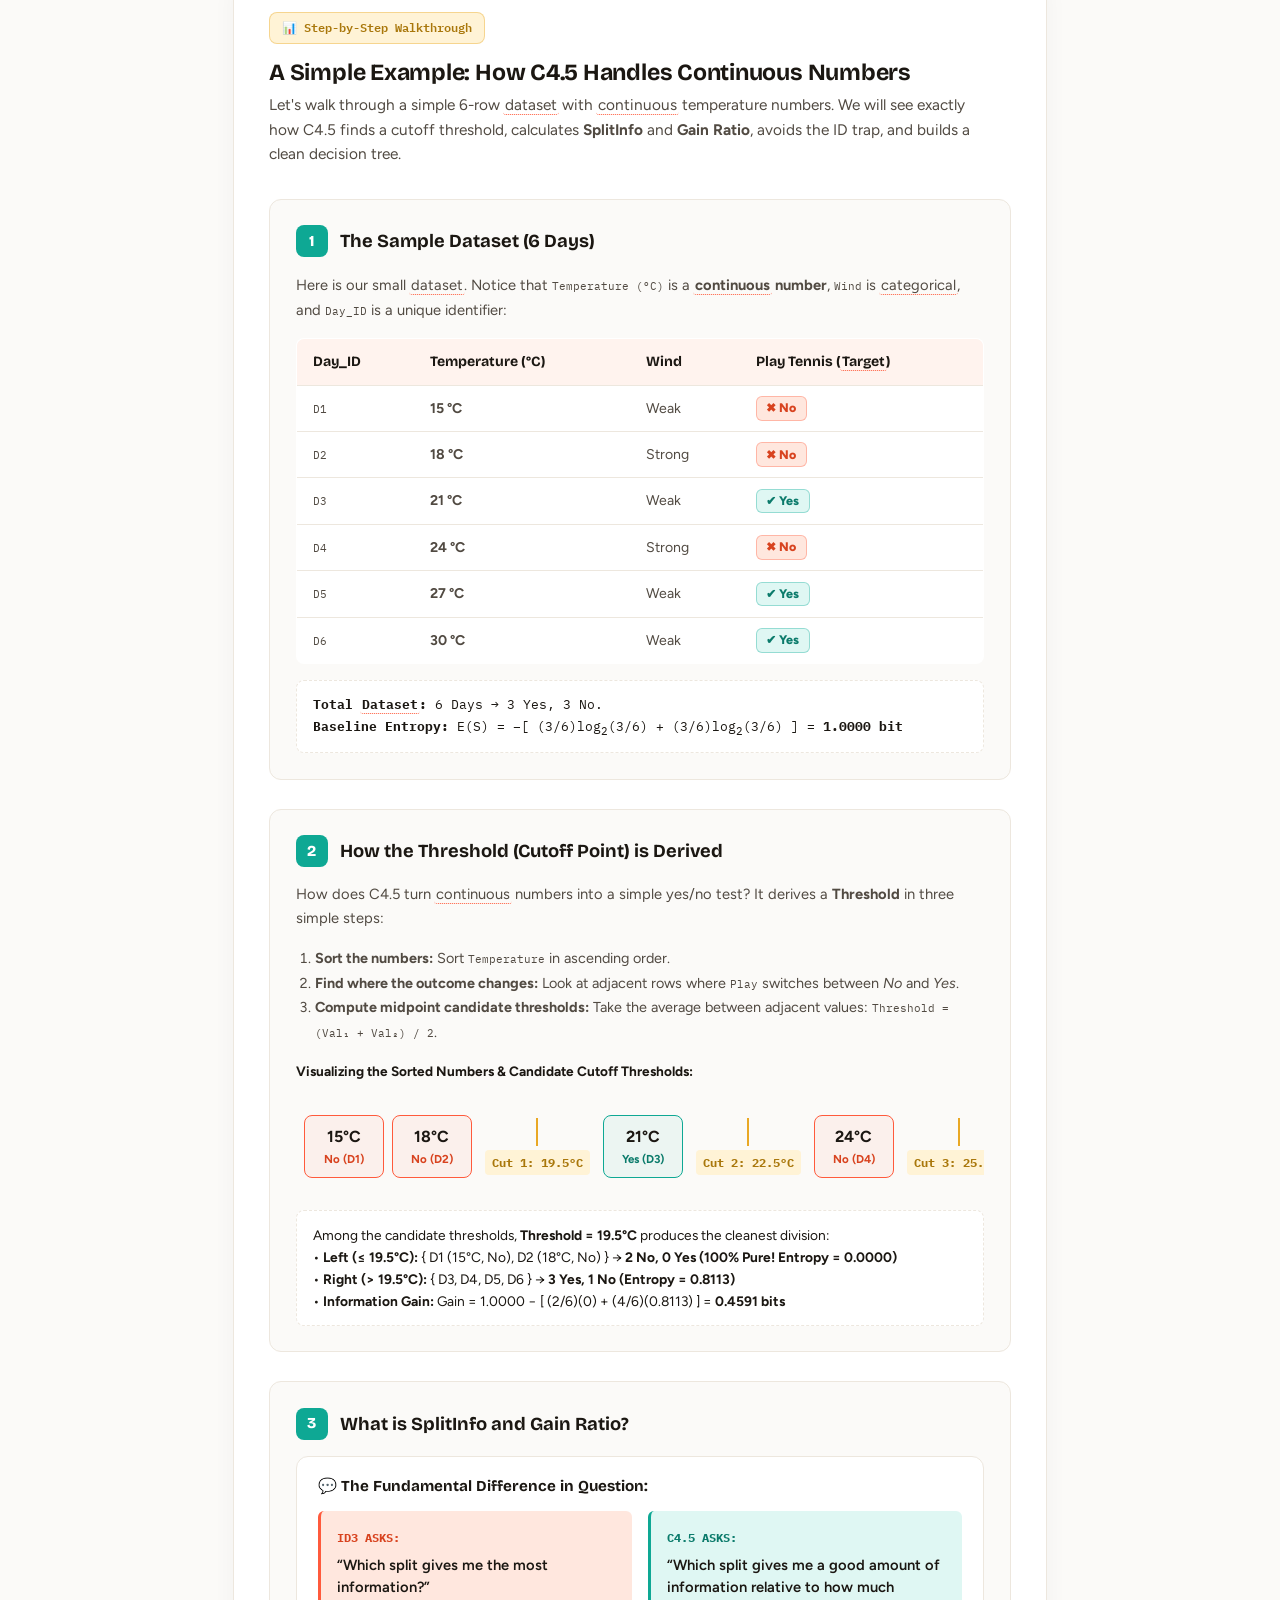
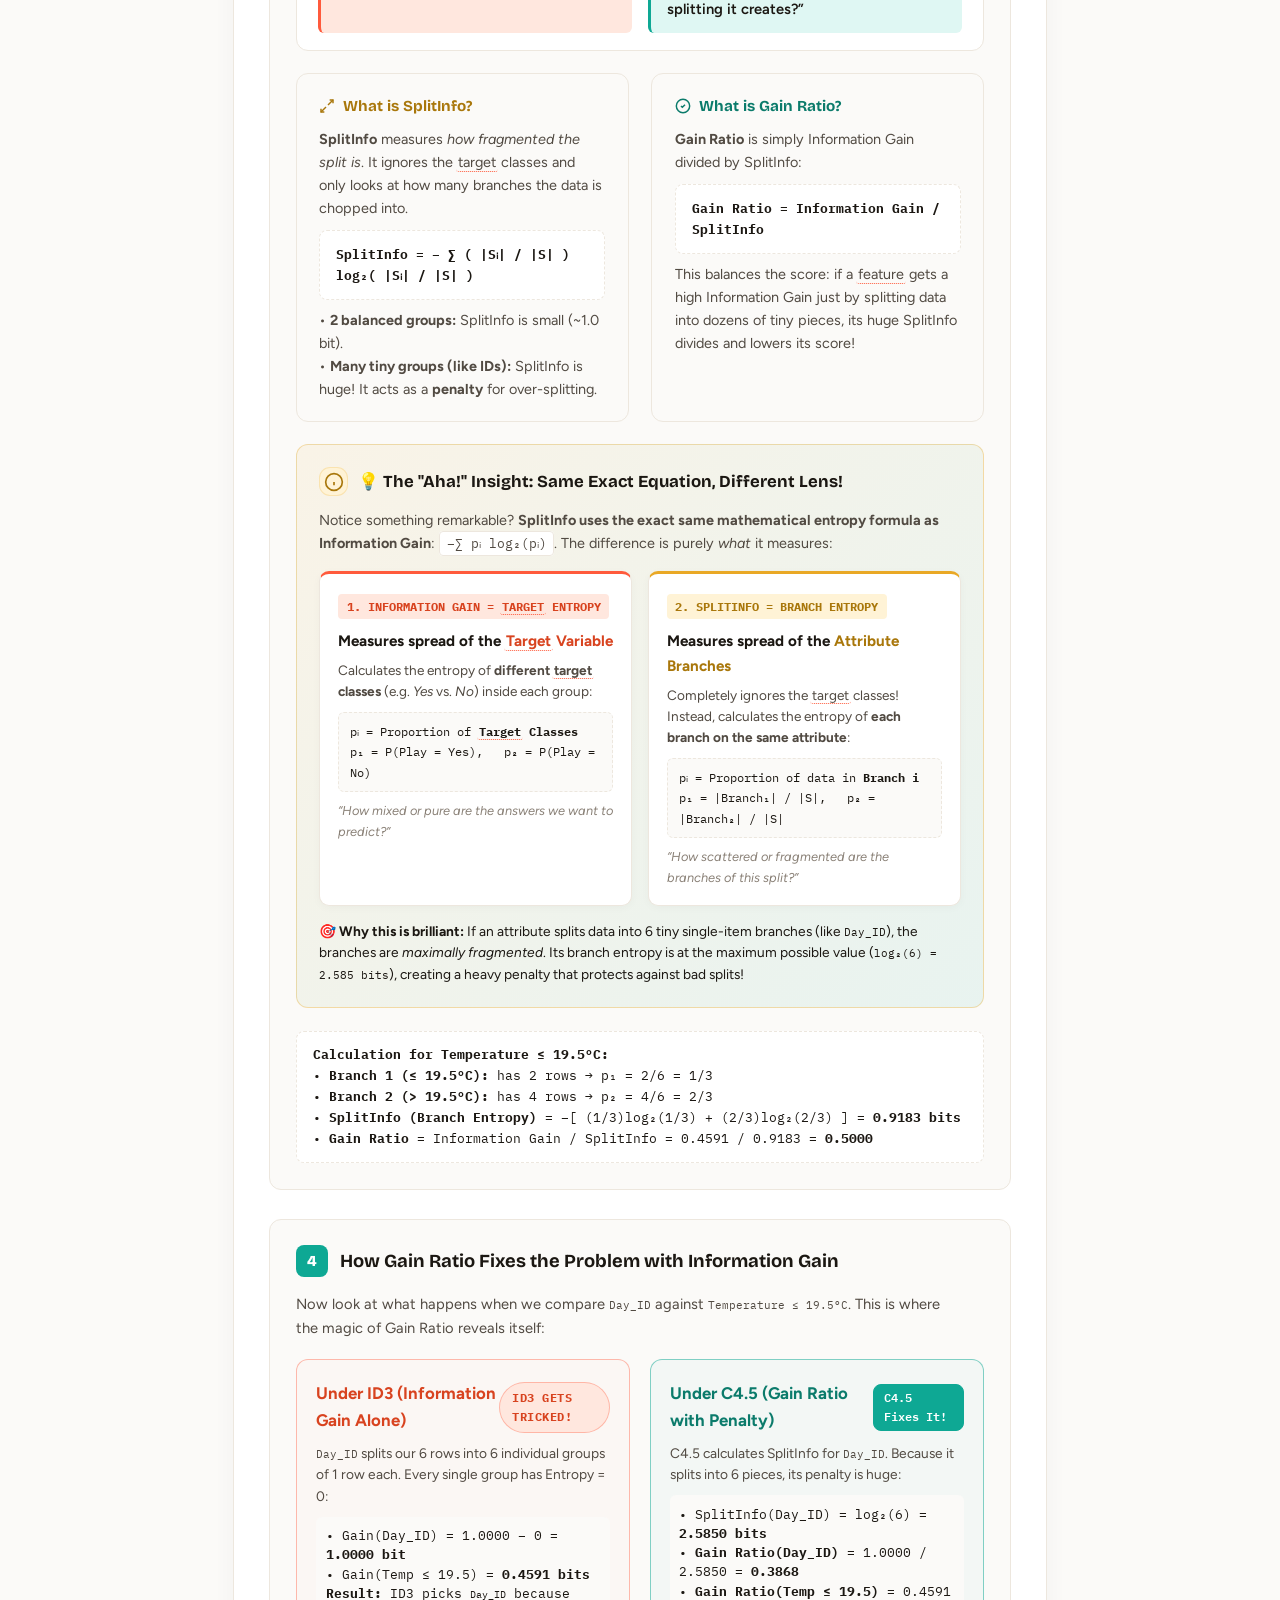
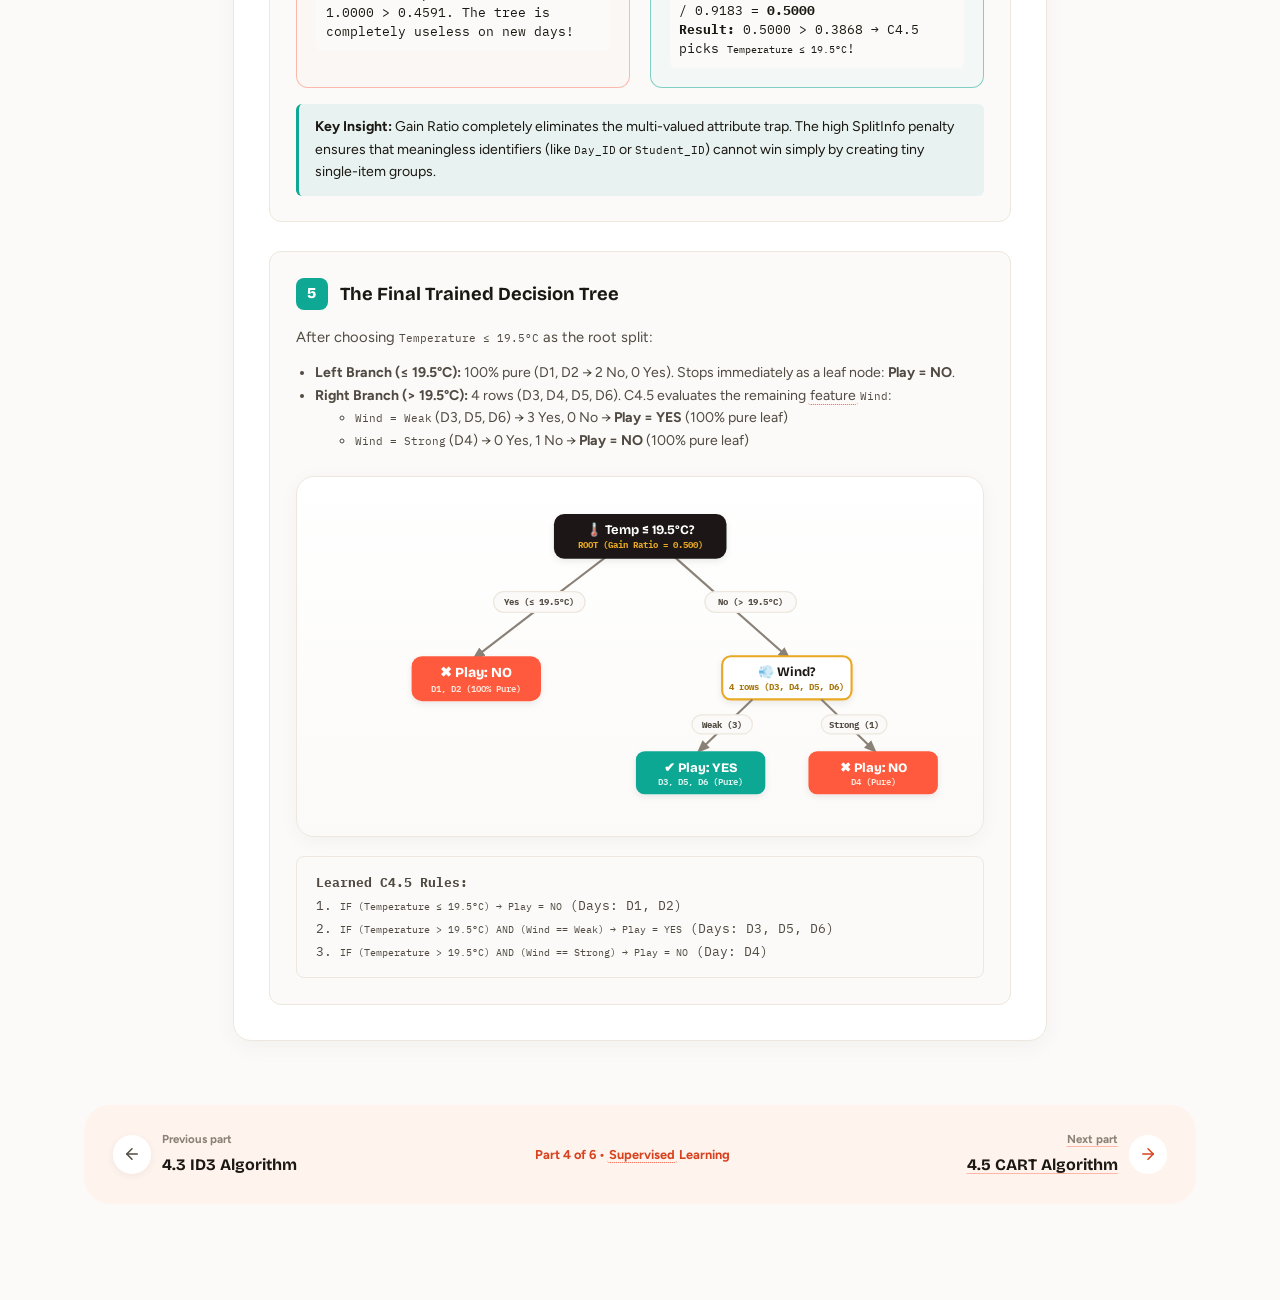
<file: c45-algorithm.html>
﻿<!DOCTYPE html>
<html lang="en">
<head>
<meta charset="UTF-8">
<meta name="viewport" content="width=device-width, initial-scale=1.0">
<title>C4.5 Algorithm &ndash; Learning Machines</title>
<meta name="description" content="The C4.5 decision tree algorithm: Gain Ratio, handling continuous numerical features, midpoint cutoff thresholds, and post-pruning.">
<link rel="preconnect" href="https://fonts.googleapis.com">
<link rel="preconnect" href="https://fonts.gstatic.com" crossorigin>
<link href="https://fonts.googleapis.com/css2?family=Bricolage+Grotesque:opsz,wght@12..96,500;12..96,600;12..96,700&family=Figtree:wght@400;500;600;700&family=IBM+Plex+Mono:wght@500;600&display=swap" rel="stylesheet">
<link rel="icon" type="image/svg+xml" href="favicon.svg">
<link rel="stylesheet" href="style.css">
</head>
<body>

<div class="grain" aria-hidden="true"></div>

<div class="progress-rail" aria-hidden="true"><div class="progress-fill" id="progressFill"></div></div>

<header class="top-bar">
  <div class="top-bar__brand">
    <span class="course-nav__mark">LM</span>
    <span class="top-bar__title">Learning Machines</span>
  </div>
  <div class="top-bar__controls">
    <span class="top-bar__time" id="readTime">~8 min read</span>
    <button class="nav-toggle" id="navToggle" aria-expanded="false" aria-controls="courseNav">
      <svg width="15" height="15" viewBox="0 0 24 24" fill="none" stroke="currentColor" stroke-width="2.2" stroke-linecap="round" stroke-linejoin="round" aria-hidden="true"><line x1="4" x2="20" y1="6" y2="6"/><line x1="4" x2="20" y1="12" y2="12"/><line x1="4" x2="20" y1="18" y2="18"/></svg>
      <span class="nav-toggle__label">Course map</span>
    </button>
  </div>
</header>

<div class="nav-overlay" id="navOverlay" aria-hidden="true"></div>
<!-- ============ SLIDE-OVER SIDEBAR ============ -->
<aside class="course-nav" id="courseNav">
  <div class="course-nav__header">
    <h2 class="course-nav__title-side">Course map</h2>
    <button class="nav-close" id="navClose" aria-label="Close nav">
      <svg width="20" height="20" viewBox="0 0 24 24" fill="none" stroke="currentColor" stroke-width="2" stroke-linecap="round" stroke-linejoin="round"><path d="M18 6 6 18M6 6l12 12"/></svg>
    </button>
  </div>
  <p class="course-nav__tagline">A slow, careful path through machine learning, start to finish.</p>

  <ol class="course-nav__list">
    <li class="course-nav__item is-completed">
      <a href="index.html" class="course-nav__inner-link">
        <span class="course-nav__num">1</span>
        <div>
          <span class="course-nav__name">Introduction</span>
          <span class="course-nav__state">completed</span>
        </div>
      </a>
    </li>
    <li class="course-nav__item is-completed">
      <a href="data-preprocessing.html" class="course-nav__inner-link">
        <span class="course-nav__num">2</span>
        <div>
          <span class="course-nav__name">Data Preprocessing</span>
          <span class="course-nav__state">completed</span>
        </div>
      </a>
    </li>
    <li class="course-nav__item is-completed">
      <a href="eda.html" class="course-nav__inner-link">
        <span class="course-nav__num">3</span>
        <div>
          <span class="course-nav__name">Exploratory Data Analysis</span>
          <span class="course-nav__state">completed</span>
        </div>
      </a>
    </li>
    <li class="course-nav__item is-active-group">
      <span class="course-nav__num">4</span>
      <div>
        <span class="course-nav__name">Supervised Learning</span>
        <span class="course-nav__state">in progress</span>
      </div>
    </li>
    <ol class="course-nav__sub-list">
      <li class="course-nav__sub-item is-completed">
        <a href="supervised-learning.html">
          <span class="course-nav__sub-num">4.1</span>
          <div>
            <span class="course-nav__sub-name">Introduction</span>
            <span class="course-nav__state">completed</span>
          </div>
        </a>
      </li>
      <li class="course-nav__sub-item is-completed">
        <a href="classification.html">
          <span class="course-nav__sub-num">4.2</span>
          <div>
            <span class="course-nav__sub-name">Classification &amp; Decision Trees</span>
            <span class="course-nav__state">completed</span>
          </div>
        </a>
      </li>
      <li class="course-nav__sub-item is-completed">
        <a href="id3-algorithm.html">
          <span class="course-nav__sub-num">4.3</span>
          <div>
            <span class="course-nav__sub-name">ID3 Algorithm</span>
            <span class="course-nav__state">completed</span>
          </div>
        </a>
      </li>
      <li class="course-nav__sub-item is-active">
        <a href="c45-algorithm.html">
          <span class="course-nav__sub-num">4.4</span>
          <div>
            <span class="course-nav__sub-name">C4.5 Algorithm</span>
            <span class="course-nav__state">reading now</span>
          </div>
        </a>
      </li>
      <li class="course-nav__sub-item ">
        <a href="cart-algorithm.html">
          <span class="course-nav__sub-num">4.5</span>
          <div>
            <span class="course-nav__sub-name">CART Algorithm</span>
            <span class="course-nav__state">available now</span>
          </div>
        </a>
      </li>
      <li class="course-nav__sub-item ">
        <a href="regression-analysis.html">
          <span class="course-nav__sub-num">4.6</span>
          <div>
            <span class="course-nav__sub-name">Introduction to Regression</span>
            <span class="course-nav__state">available now</span>
          </div>
        </a>
      </li>
      <li class="course-nav__sub-item">
        <a href="simple-linear-regression.html">
          <span class="course-nav__sub-num">4.7</span>
          <div>
            <span class="course-nav__sub-name">Simple Linear Regression</span>
            <span class="course-nav__state">available now</span>
          </div>
        </a>
      </li>
      <li class="course-nav__sub-item">
        <a href="polynomial-regression.html">
          <span class="course-nav__sub-num">4.8</span>
          <div>
            <span class="course-nav__sub-name">Polynomial Regression</span>
            <span class="course-nav__state">available now</span>
          </div>
        </a>
      </li>
    </ol>
    <li class="course-nav__item">
      <a href="unsupervised-learning.html" class="course-nav__inner-link">
        <span class="course-nav__num">5</span>
        <div>
          <span class="course-nav__name">Unsupervised Learning</span>
          <span class="course-nav__state">available now</span>
        </div>
      </a>
    </li>
    <ol class="course-nav__sub-list">
      <li class="course-nav__sub-item">
        <a href="unsupervised-learning.html">
          <span class="course-nav__sub-num">5.1</span>
          <div>
            <span class="course-nav__sub-name">Introduction</span>
            <span class="course-nav__state">available now</span>
          </div>
        </a>
      </li>
      <li class="course-nav__sub-item">
        <a href="hierarchical-clustering.html">
          <span class="course-nav__sub-num">5.2</span>
          <div>
            <span class="course-nav__sub-name">Hierarchical Clustering</span>
            <span class="course-nav__state">available now</span>
          </div>
        </a>
      </li>
    </ol>
    <li class="course-nav__item is-locked">
      <span class="course-nav__num">6</span>
      <div>
        <span class="course-nav__name">Reinforcement Learning</span>
        <span class="course-nav__state">
          <svg class="course-nav__lock" width="12" height="12" viewBox="0 0 24 24" fill="none" stroke="currentColor" stroke-width="2" stroke-linecap="round" stroke-linejoin="round" aria-hidden="true"><rect width="18" height="11" x="3" y="11" rx="2" ry="2"/><path d="M7 11V7a5 5 0 0 1 10 0v4"/></svg>
          coming soon
        </span>
      </div>
    </li>
  </ol>
</aside>
<div class="shell">

  <!-- ============ MAIN ARTICLE ============ -->
  <main class="lesson">

    <header class="lesson__header">
      <span class="lesson__eyebrow-free-title">
        <h1>Decision Trees: C4.5 Algorithm</h1>
        <svg class="title-underline" viewBox="0 0 520 14" preserveAspectRatio="none" aria-hidden="true">
          <path d="M4 9 C 120 2, 260 13, 400 6 C 440 4, 480 8, 516 5"/>
        </svg>
      </span>
      <p class="lesson__dek">Solving ID3's limitations: Gain Ratio penalty for many-valued attributes, continuous numerical thresholds, and tree pruning to stop overfitting.</p>
    </header>

    <!-- ---- Section 8: Problems with ID3 & The C4.5 Solution ---- -->
    <section class="block" id="problems-with-id3">
      <div class="block__body">
        <h2 class="fade-up animate-on-scroll">
          <span class="icon-badge icon-badge--coral">
            <svg viewBox="0 0 24 24" fill="none" stroke="currentColor" stroke-width="2" stroke-linecap="round" stroke-linejoin="round" aria-hidden="true"><path d="m21.73 18-8-14a2 2 0 0 0-3.48 0l-8 14A2 2 0 0 0 4 21h16a2 2 0 0 0 1.73-3Z"/><line x1="12" y1="9" x2="12" y2="13"/><line x1="12" y1="17" x2="12.01" y2="17"/></svg>
          </span>
          Problems with ID3 &amp; The C4.5 Solution
        </h2>

        <!-- Definition / Core Principle Card -->
        <div class="definition fade-up animate-on-scroll">
          <div class="definition__label">
            <svg width="14" height="14" viewBox="0 0 24 24" fill="none" stroke="currentColor" stroke-width="2" stroke-linecap="round" stroke-linejoin="round" aria-hidden="true"><circle cx="12" cy="12" r="10"/><line x1="12" y1="16" x2="12" y2="12"/><line x1="12" y1="8" x2="12.01" y2="8"/></svg>
            Why ID3 Struggles in Practice
          </div>
          <p>
            Even though the <strong>ID3 algorithm</strong> was a big step forward for decision trees, it has three big problems in real life: 
            <strong>it favors attributes with many values</strong>, <strong>it cannot easily handle continuous numbers</strong>, and <strong>it easily overfits</strong>. 
            To fix these issues, Ross Quinlan created the improved <strong>C4.5 algorithm</strong>.
          </p>
        </div>

        <p class="fade-up animate-on-scroll">
          In our simple tennis example with 10 rows, ID3 works great. But with real-world data, ID3 runs into serious issues. Let's look at the <strong>three main problems</strong> with ID3, and how C4.5 fixes each one.
        </p>

        <!-- Container for the 3 ID3 Problems -->
        <div class="id3-problems-container">

          <!-- Problem 1 Card: Multi-Valued Attributes -->
          <div class="id3-prob-card id3-prob-card--cardinality fade-up animate-on-scroll">
            <div class="id3-prob-header">
              <div class="id3-prob-title-grp">
                <span class="id3-prob-num">1</span>
                <div>
                  <h3 class="id3-prob-title">Information Gain Favors Many-Valued Attributes</h3>
                  <span style="font-size: 0.8rem; color: var(--muted); font-family: 'IBM Plex Mono', monospace;">The Many-Values Trap</span>
                </div>
              </div>
              <span class="id3-prob-badge id3-prob-badge--coral">Unfair Bias</span>
            </div>

            <p class="id3-prob-lead">
              ID3 picks the feature with the highest <strong>Information Gain</strong>. But this rule has a serious flaw: it unfairly favors features that have a lot of different values (like ID numbers), even when those features are useless for making predictions.
            </p>

            <div class="id3-prob-content-grid">
              <!-- Left Box: How the math breaks down -->
              <div class="id3-prob-box">
                <div class="id3-prob-box__title">
                  <svg width="16" height="16" viewBox="0 0 24 24" fill="none" stroke="currentColor" stroke-width="2.2"><path d="M4 19.5v-15A2.5 2.5 0 0 1 6.5 2H20v20H6.5a2.5 2.5 0 0 1-2.5-2.5Z"/></svg>
                  How Information Gain Works
                </div>
                <p>
                  The general idea behind Information Gain is:
                </p>
                <div class="id3-prob-math-row">
                  <strong>Information Gain = Entropy Before Split &minus; Entropy After Split</strong>
                </div>
                <p>
                  Now imagine a feature with lots of unique values, like <code>Student_ID</code>, <code>Phone_Number</code>, or <code>Date</code>. When you split on this feature, it breaks the data into many tiny groups—and each group has <strong>only 1 student</strong> (or very few).
                </p>
              </div>

              <!-- Right Box: The Illusion of Purity -->
              <div class="id3-prob-box">
                <div class="id3-prob-box__title">
                  <svg width="16" height="16" viewBox="0 0 24 24" fill="none" stroke="currentColor" stroke-width="2.2"><circle cx="12" cy="12" r="10"/><line x1="4.93" y1="4.93" x2="19.07" y2="19.07"/></svg>
                  The Fake High Gain
                </div>
                <p>
                  When a group has only 1 data point, there is no uncertainty at all. That means the entropy of every group drops straight to 0:
                </p>
                <div class="id3-prob-math-row">
                  1 student per group &rarr; <strong>Entropy = 0</strong><br>
                  Entropy after split = <strong>0</strong><br>
                  Information Gain = Entropy Before &minus; 0 = <strong>Huge Fake Gain!</strong>
                </div>
                <p>
                  This is completely misleading. ID3 thinks <code>Student_ID</code> is the best feature in the whole dataset, simply because it split the data into tiny single-item groups.
                </p>
              </div>
            </div>

            <div class="id3-prob-verdict id3-prob-verdict--coral">
              <svg width="18" height="18" viewBox="0 0 24 24" fill="none" stroke="currentColor" stroke-width="2.2" style="flex-shrink:0;"><circle cx="12" cy="12" r="10"/><line x1="12" y1="8" x2="12" y2="12"/><line x1="12" y1="16" x2="12.01" y2="16"/></svg>
              <span><strong>Why this is a problem:</strong> Many smaller partitions create an artificially higher Information Gain. The tree simply memorizes every student by their ID. When a new student arrives with a new ID, the tree cannot classify them at all!</span>
            </div>
          </div>

          <!-- Problem 2 Card: Continuous Attributes -->
          <div class="id3-prob-card id3-prob-card--continuous fade-up animate-on-scroll">
            <div class="id3-prob-header">
              <div class="id3-prob-title-grp">
                <span class="id3-prob-num">2</span>
                <div>
                  <h3 class="id3-prob-title">ID3 Cannot Practically Use Continuous Attributes</h3>
                  <span style="font-size: 0.8rem; color: var(--muted); font-family: 'IBM Plex Mono', monospace;">Working with Numbers</span>
                </div>
              </div>
              <span class="id3-prob-badge id3-prob-badge--gold">Impractical for Numbers</span>
            </div>

            <p class="id3-prob-lead">
              ID3 was only designed to work with fixed categories (like <code>Outlook = {Sunny, Overcast, Rain}</code>). In real life, most data consists of continuous numbers (like <code>Temperature = 24.3&deg;C</code>, <code>Age = 25</code>, or <code>Salary = $50,000</code>).
            </p>

            <div class="id3-prob-content-grid">
              <!-- Left Box -->
              <div class="id3-prob-box">
                <div class="id3-prob-box__title">
                  <svg width="16" height="16" viewBox="0 0 24 24" fill="none" stroke="currentColor" stroke-width="2.2"><path d="M18 20V10"/><path d="M12 20V4"/><path d="M6 20v-6"/></svg>
                  Too Many Branches &amp; Partitions
                </div>
                <p>
                  If you try to give continuous numbers to ID3 directly, it treats every single number as its own separate category:
                </p>
                <div class="id3-prob-math-row">
                  1,000 different temperatures &rarr; <strong>1,000 separate branches!</strong><br>
                  Each branch gets only 1 or 2 rows.
                </div>
                <p>
                  Entropy cannot practically be calculated this way. It creates too many branches, too many tiny partitions, and makes the Information Gain calculation completely impractical.
                </p>
              </div>

              <!-- Right Box -->
              <div class="id3-prob-box">
                <div class="id3-prob-box__title">
                  <svg width="16" height="16" viewBox="0 0 24 24" fill="none" stroke="currentColor" stroke-width="2.2"><circle cx="12" cy="12" r="10"/><path d="m15 9-6 6"/><path d="m9 9 6 6"/></svg>
                  No Built-in Cutoff Points
                </div>
                <p>
                  To use numbers properly, an algorithm must find a sensible cutoff threshold (such as <code>Temperature &le; 25&deg;C</code> vs. <code>Temperature &gt; 25&deg;C</code>).
                </p>
                <p style="margin-top: 0.6rem;">
                  ID3 has <strong>no way to find cutoff points automatically</strong>. It cannot sort numbers or create binary splits, so it cannot handle continuous data on its own.
                </p>
              </div>
            </div>

            <div class="id3-prob-verdict id3-prob-verdict--gold">
              <svg width="18" height="18" viewBox="0 0 24 24" fill="none" stroke="currentColor" stroke-width="2.2" style="flex-shrink:0;"><circle cx="12" cy="12" r="10"/><line x1="12" y1="8" x2="12" y2="12"/><line x1="12" y1="16" x2="12.01" y2="16"/></svg>
              <span><strong>Why this is a problem:</strong> Real data is full of numbers. Because ID3 creates too many branches and cannot practically get entropy for continuous attributes, it cannot be used on numerical datasets without manual grouping beforehand.</span>
            </div>
          </div>

          <!-- Problem 3 Card: Overfitting -->
          <div class="id3-prob-card id3-prob-card--overfit fade-up animate-on-scroll">
            <div class="id3-prob-header">
              <div class="id3-prob-title-grp">
                <span class="id3-prob-num">3</span>
                <div>
                  <h3 class="id3-prob-title">Overfitting: Trees Become Too Specific</h3>
                  <span style="font-size: 0.8rem; color: var(--muted); font-family: 'IBM Plex Mono', monospace;">Fails on New Data</span>
                </div>
              </div>
              <span class="id3-prob-badge id3-prob-badge--red">Generalization Failure</span>
            </div>

            <p class="id3-prob-lead">
              <strong>Overfitting</strong> happens when a decision tree becomes too specific to the training data. It memorizes everything—including noise, mistakes, and unusual exceptions—so it fails to make good predictions on new, unseen data.
            </p>

            <div class="id3-prob-content-grid">
              <!-- Left Box -->
              <div class="id3-prob-box">
                <div class="id3-prob-box__title">
                  <svg width="16" height="16" viewBox="0 0 24 24" fill="none" stroke="currentColor" stroke-width="2.2"><path d="M21 16V8a2 2 0 0 0-1-1.73l-7-4a2 2 0 0 0-2 0l-7 4A2 2 0 0 0 3 8v8a2 2 0 0 0 1 1.73l7 4a2 2 0 0 0 2 0l7-4A2 2 0 0 0 21 16z"/></svg>
                  Always Chasing Highest Gain
                </div>
                <p>
                  ID3 always searches for the highest Information Gain. It keeps splitting greedily until every single leaf is 100% pure (Entropy = 0) or it runs out of features.
                </p>
                <div class="id3-prob-math-row">
                  Greedy splits on noise &rarr; <strong>Overly complex trees</strong><br>
                  Training accuracy = <strong>100% (Pure Memorization!)</strong>
                </div>
                <p>
                  If one student in the training data was sick and unexpectedly failed the exam despite studying hard, ID3 creates extra branches just to isolate that single unusual row.
                </p>
              </div>

              <!-- Right Box -->
              <div class="id3-prob-box">
                <div class="id3-prob-box__title">
                  <svg width="16" height="16" viewBox="0 0 24 24" fill="none" stroke="currentColor" stroke-width="2.2"><circle cx="12" cy="12" r="10"/><line x1="2" y1="12" x2="22" y2="12"/><path d="M12 2a15.3 15.3 0 0 1 4 10 15.3 15.3 0 0 1-4 10 15.3 15.3 0 0 1-4-10 15.3 15.3 0 0 1 4-10z"/></svg>
                  No Way to Prune (Trim) Branches
                </div>
                <p>
                  Because the tree is shaped around every little quirk and noise in the training set, it fails when you test it on new, unseen data.
                </p>
                <p style="margin-top: 0.6rem;">
                  ID3 has <strong>no pruning mechanism</strong>. It cannot stop early, and it cannot cut back branches that are too specific or only fit noise.
                </p>
              </div>
            </div>

            <div class="id3-prob-verdict id3-prob-verdict--red">
              <svg width="18" height="18" viewBox="0 0 24 24" fill="none" stroke="currentColor" stroke-width="2.2" style="flex-shrink:0;"><circle cx="12" cy="12" r="10"/><line x1="12" y1="8" x2="12" y2="12"/><line x1="12" y1="16" x2="12.01" y2="16"/></svg>
              <span><strong>Why this is a problem:</strong> Overfitting creates trees that are too specific to the given dataset. By always chasing the highest Information Gain, ID3 includes noise in the tree, making it fail on general, unseen data.</span>
            </div>
          </div>

        </div>

        <!-- =========================================================================
             THE SOLUTION: C4.5 ALGORITHM SHOWCASE
             ========================================================================= -->
        <div class="c45-solution-card fade-up animate-on-scroll" id="c45Solution">
          <div class="c45-hero-head">
            <div>
              <span class="id3-stat-pill" style="background: var(--teal-tint); color: var(--teal-dark); border-color: rgba(14, 168, 148, 0.4); margin-bottom: 0.6rem; display: inline-block;">
                ✨ The Solution
              </span>
              <h3 class="c45-hero-title">The Solution: The C4.5 Algorithm</h3>
              <p class="c45-hero-desc">
                To fix all these problems with ID3, Ross Quinlan created the <strong>C4.5 algorithm</strong> in 1993. C4.5 keeps the good ideas of ID3, but fixes its three biggest weaknesses:
              </p>
            </div>
            <span class="dt-algo-badge dt-algo-badge--gold" style="font-size: 0.82rem; padding: 0.35rem 0.85rem;">
              Ross Quinlan (1993)
            </span>
          </div>

          <!-- 3-Pillar Fixes Grid -->
          <div class="c45-fixes-grid">

            <!-- Fix 1: Gain Ratio -->
            <div class="c45-fix-card">
              <div class="c45-fix-head">
                <div class="c45-fix-icon">
                  <svg width="18" height="18" viewBox="0 0 24 24" fill="none" stroke="currentColor" stroke-width="2.3"><path d="M16 3h5v5"/><path d="M8 21H3v-5"/><path d="M21 3l-7.5 7.5"/><path d="M3 21l7.5-7.5"/></svg>
                </div>
                <h4 class="c45-fix-title">1. Gain Ratio</h4>
              </div>
              <span class="c45-fix-tag">Fixes Many-Valued Attributes</span>
              <p class="c45-fix-text">
                Instead of simple Information Gain, C4.5 uses <strong>Gain Ratio</strong>. It penalizes attributes that split data into too many tiny pieces (like <code>Student_ID</code>), so they don't get chosen unfairly.
              </p>
              <div class="c45-fix-formula">
                <strong>Gain Ratio = Information Gain / Split Info</strong><br>
                <span style="font-size: 0.73rem; color: var(--muted);">Penalizes attributes with too many tiny groups.</span>
              </div>
            </div>

            <!-- Fix 2: Continuous Attributes -->
            <div class="c45-fix-card">
              <div class="c45-fix-head">
                <div class="c45-fix-icon">
                  <svg width="18" height="18" viewBox="0 0 24 24" fill="none" stroke="currentColor" stroke-width="2.3"><line x1="4" y1="21" x2="4" y2="14"/><line x1="4" y1="10" x2="4" y2="3"/><line x1="12" y1="21" x2="12" y2="12"/><line x1="12" y1="8" x2="12" y2="3"/><line x1="20" y1="21" x2="20" y2="16"/><line x1="20" y1="12" x2="20" y2="3"/><line x1="1" y1="14" x2="7" y2="14"/><line x1="9" y1="8" x2="15" y2="8"/><line x1="17" y1="16" x2="23" y2="16"/></svg>
                </div>
                <h4 class="c45-fix-title">2. Handles Numbers</h4>
              </div>
              <span class="c45-fix-tag">Fixes Continuous Attributes</span>
              <p class="c45-fix-text">
                C4.5 can handle numbers easily. It sorts the numbers from smallest to largest and tests smart cutoff points (for example, <code>Age &le; 30</code> vs <code>Age &gt; 30</code>). This turns continuous numbers into a simple yes/no split.
              </p>
              <div class="c45-fix-formula">
                <strong>Tests: Feature &le; Cutoff Point</strong><br>
                <span style="font-size: 0.73rem; color: var(--muted);">Finds the best cutoff point automatically.</span>
              </div>
            </div>

            <!-- Fix 3: Post-Pruning -->
            <div class="c45-fix-card">
              <div class="c45-fix-head">
                <div class="c45-fix-icon">
                  <svg width="18" height="18" viewBox="0 0 24 24" fill="none" stroke="currentColor" stroke-width="2.3"><circle cx="6" cy="6" r="3"/><circle cx="6" cy="18" r="3"/><line x1="20" y1="4" x2="8.12" y2="15.88"/><line x1="14.47" y1="14.48" x2="20" y2="20"/><line x1="8.12" y1="8.12" x2="12" y2="12"/></svg>
                </div>
                <h4 class="c45-fix-title">3. Tree Pruning</h4>
              </div>
              <span class="c45-fix-tag">Fixes Overfitting</span>
              <p class="c45-fix-text">
                C4.5 stops the tree from becoming too specific. After growing the full tree, it cuts off (prunes) branches that only fit noise or don't help with accuracy. This keeps the tree simpler so it works much better on new data.
              </p>
              <div class="c45-fix-formula">
                <strong>Cuts off branches that fit noise</strong><br>
                <span style="font-size: 0.73rem; color: var(--muted);">Keeps the tree simpler and more accurate on new data.</span>
              </div>
            </div>

          </div>

          <!-- Comprehensive Comparison Table -->
          <div class="id3-c45-table-wrap">
            <div class="id3-c45-table-head">
              <h4>Simple Comparison: ID3 vs. C4.5</h4>
              <p>How C4.5 improves on the main problems of ID3:</p>
            </div>
            <div class="id3-c45-table-responsive">
              <table class="id3-c45-table">
                <thead>
                  <tr>
                    <th style="width: 25%;">Feature</th>
                    <th style="width: 37%;">ID3 Algorithm (Older)</th>
                    <th style="width: 38%;">C4.5 Algorithm (Improved)</th>
                  </tr>
                </thead>
                <tbody>
                  <tr>
                    <td><strong>Splitting Rule</strong></td>
                    <td>
                      <span class="id3-c45-badge-id3">Information Gain</span><br>
                      Favors features with many values.
                    </td>
                    <td>
                      <span class="id3-c45-badge-c45">Gain Ratio</span><br>
                      Penalizes features with too many values.
                    </td>
                  </tr>
                  <tr>
                    <td><strong>Many-Valued Features (like ID)</strong></td>
                    <td>
                      ❌ <strong>Vulnerable:</strong> Picks IDs with fake high gain, making useless 1-row branches.
                    </td>
                    <td>
                      ✔️ <strong>Protected:</strong> Penalizes IDs so they are not chosen unfairly.
                    </td>
                  </tr>
                  <tr>
                    <td><strong>Continuous Numbers (like Age, Price)</strong></td>
                    <td>
                      ❌ <strong>Not supported:</strong> Creates too many branches; cannot handle numbers directly.
                    </td>
                    <td>
                      ✔️ <strong>Fully supported:</strong> Automatically finds cutoff points (like <code>Age &le; 30</code>).
                    </td>
                  </tr>
                  <tr>
                    <td><strong>Overfitting (Too Specific)</strong></td>
                    <td>
                      ❌ <strong>No pruning:</strong> Grows too deep, memorizes noise, and fails on new data.
                    </td>
                    <td>
                      ✔️ <strong>Pruning:</strong> Cuts off branches that only fit noise, keeping the tree simple.
                    </td>
                  </tr>
                  <tr>
                    <td><strong>Missing Values</strong></td>
                    <td>
                      ❌ <strong>Fails:</strong> Cannot handle rows with missing data.
                    </td>
                    <td>
                      ✔️ <strong>Handled:</strong> Can handle missing data safely.
                    </td>
                  </tr>
                </tbody>
              </table>
            </div>
          </div>

          <!-- Final Takeaway Note -->
          <div style="margin-top: 1.5rem; background: rgba(14, 168, 148, 0.08); border-left: 3px solid var(--teal); border-radius: 6px; padding: 0.85rem 1.2rem; font-size: 0.9rem; color: var(--ink); line-height: 1.6;">
            <strong>Key Takeaway:</strong> ID3 proved that computers could build decision trees using entropy. But <strong>C4.5 made them practical for real-world use</strong> by handling numbers, stopping overfitting with pruning, and fixing the bias toward many-valued features.
          </div>

        </div>

        <!-- =========================================================================
             PRACTICAL NUMERICAL EXAMPLE: C4.5 IN ACTION
             ========================================================================= -->
        <div class="c45-example-wrap fade-up animate-on-scroll" id="c45NumericalExample">
          <div class="c45-example-head">
            <span class="id3-stat-pill" style="background: var(--gold-tint); color: var(--gold-dark); border-color: rgba(233, 168, 37, 0.4); margin-bottom: 0.6rem; display: inline-block;">
              📊 Step-by-Step Walkthrough
            </span>
            <h3 class="c45-example-title">A Simple Example: How C4.5 Handles Continuous Numbers</h3>
            <p class="c45-example-desc">
              Let's walk through a simple 6-row dataset with continuous temperature numbers. We will see exactly how C4.5 finds a cutoff threshold, calculates <strong>SplitInfo</strong> and <strong>Gain Ratio</strong>, avoids the ID trap, and builds a clean decision tree.
            </p>
          </div>

          <!-- Step 1: The Sample Dataset -->
          <div class="c45-step-card">
            <div class="c45-step-head">
              <span class="c45-step-badge">1</span>
              <h4 class="c45-step-title">The Sample Dataset (6 Days)</h4>
            </div>
            <p style="font-size: 0.92rem; color: var(--ink-soft); margin: 0 0 0.8rem;">
              Here is our small dataset. Notice that <code>Temperature (&deg;C)</code> is a <strong>continuous number</strong>, <code>Wind</code> is categorical, and <code>Day_ID</code> is a unique identifier:
            </p>

            <table class="c45-data-table">
              <thead>
                <tr>
                  <th>Day_ID</th>
                  <th>Temperature (&deg;C)</th>
                  <th>Wind</th>
                  <th>Play Tennis (Target)</th>
                </tr>
              </thead>
              <tbody>
                <tr>
                  <td><code>D1</code></td>
                  <td><strong>15 &deg;C</strong></td>
                  <td>Weak</td>
                  <td><span class="id3-tag id3-tag--no">✖ No</span></td>
                </tr>
                <tr>
                  <td><code>D2</code></td>
                  <td><strong>18 &deg;C</strong></td>
                  <td>Strong</td>
                  <td><span class="id3-tag id3-tag--no">✖ No</span></td>
                </tr>
                <tr>
                  <td><code>D3</code></td>
                  <td><strong>21 &deg;C</strong></td>
                  <td>Weak</td>
                  <td><span class="id3-tag id3-tag--yes">✔ Yes</span></td>
                </tr>
                <tr>
                  <td><code>D4</code></td>
                  <td><strong>24 &deg;C</strong></td>
                  <td>Strong</td>
                  <td><span class="id3-tag id3-tag--no">✖ No</span></td>
                </tr>
                <tr>
                  <td><code>D5</code></td>
                  <td><strong>27 &deg;C</strong></td>
                  <td>Weak</td>
                  <td><span class="id3-tag id3-tag--yes">✔ Yes</span></td>
                </tr>
                <tr>
                  <td><code>D6</code></td>
                  <td><strong>30 &deg;C</strong></td>
                  <td>Weak</td>
                  <td><span class="id3-tag id3-tag--yes">✔ Yes</span></td>
                </tr>
              </tbody>
            </table>

            <div style="background: var(--surface); border: 1px dashed var(--line); border-radius: 8px; padding: 0.75rem 1rem; font-family: 'IBM Plex Mono', monospace; font-size: 0.84rem; color: var(--ink);">
              <strong>Total Dataset:</strong> 6 Days &rarr; 3 Yes, 3 No.<br>
              <strong>Baseline Entropy:</strong> E(S) = &minus;[ (3/6)log<sub>2</sub>(3/6) + (3/6)log<sub>2</sub>(3/6) ] = <strong>1.0000 bit</strong>
            </div>
          </div>

          <!-- Step 2: How Threshold Value is Derived -->
          <div class="c45-step-card">
            <div class="c45-step-head">
              <span class="c45-step-badge">2</span>
              <h4 class="c45-step-title">How the Threshold (Cutoff Point) is Derived</h4>
            </div>
            <p style="font-size: 0.92rem; color: var(--ink-soft); line-height: 1.6; margin: 0 0 1rem;">
              How does C4.5 turn continuous numbers into a simple yes/no test? It derives a <strong>Threshold</strong> in three simple steps:
            </p>

            <ol style="font-size: 0.9rem; color: var(--ink-soft); line-height: 1.7; padding-left: 1.2rem; margin: 0 0 1rem;">
              <li><strong>Sort the numbers:</strong> Sort <code>Temperature</code> in ascending order.</li>
              <li><strong>Find where the outcome changes:</strong> Look at adjacent rows where <code>Play</code> switches between <em>No</em> and <em>Yes</em>.</li>
              <li><strong>Compute midpoint candidate thresholds:</strong> Take the average between adjacent values: <code>Threshold = (Val₁ + Val₂) / 2</code>.</li>
            </ol>

            <!-- Visual Number Track -->
            <div style="font-weight: 700; font-size: 0.85rem; color: var(--ink); margin-bottom: 0.4rem;">
              Visualizing the Sorted Numbers &amp; Candidate Cutoff Thresholds:
            </div>
            <div class="c45-threshold-track">
              <div class="c45-number-point c45-number-point--no">
                <div style="font-weight: 700; font-size: 1rem;">15&deg;C</div>
                <div style="font-size: 0.72rem; color: var(--coral-dark); font-weight: 700;">No (D1)</div>
              </div>

              <div class="c45-number-point c45-number-point--no">
                <div style="font-weight: 700; font-size: 1rem;">18&deg;C</div>
                <div style="font-size: 0.72rem; color: var(--coral-dark); font-weight: 700;">No (D2)</div>
              </div>

              <!-- Cut 1 -->
              <div class="c45-threshold-cut">
                <div class="c45-threshold-line"></div>
                <div class="c45-threshold-label">Cut 1: 19.5&deg;C</div>
              </div>

              <div class="c45-number-point c45-number-point--yes">
                <div style="font-weight: 700; font-size: 1rem;">21&deg;C</div>
                <div style="font-size: 0.72rem; color: var(--teal-dark); font-weight: 700;">Yes (D3)</div>
              </div>

              <!-- Cut 2 -->
              <div class="c45-threshold-cut">
                <div class="c45-threshold-line"></div>
                <div class="c45-threshold-label">Cut 2: 22.5&deg;C</div>
              </div>

              <div class="c45-number-point c45-number-point--no">
                <div style="font-weight: 700; font-size: 1rem;">24&deg;C</div>
                <div style="font-size: 0.72rem; color: var(--coral-dark); font-weight: 700;">No (D4)</div>
              </div>

              <!-- Cut 3 -->
              <div class="c45-threshold-cut">
                <div class="c45-threshold-line"></div>
                <div class="c45-threshold-label">Cut 3: 25.5&deg;C</div>
              </div>

              <div class="c45-number-point c45-number-point--yes">
                <div style="font-weight: 700; font-size: 1rem;">27&deg;C</div>
                <div style="font-size: 0.72rem; color: var(--teal-dark); font-weight: 700;">Yes (D5)</div>
              </div>

              <div class="c45-number-point c45-number-point--yes">
                <div style="font-weight: 700; font-size: 1rem;">30&deg;C</div>
                <div style="font-size: 0.72rem; color: var(--teal-dark); font-weight: 700;">Yes (D6)</div>
              </div>
            </div>

            <div style="background: var(--surface); border: 1px dashed var(--line); border-radius: 8px; padding: 0.8rem 1rem; font-size: 0.86rem; line-height: 1.6; color: var(--ink);">
              Among the candidate thresholds, <strong>Threshold = 19.5&deg;C</strong> produces the cleanest division:<br>
              &bull; <strong>Left (&le; 19.5&deg;C):</strong> { D1 (15&deg;C, No), D2 (18&deg;C, No) } &rarr; <strong>2 No, 0 Yes (100% Pure! Entropy = 0.0000)</strong><br>
              &bull; <strong>Right (&gt; 19.5&deg;C):</strong> { D3, D4, D5, D6 } &rarr; <strong>3 Yes, 1 No (Entropy = 0.8113)</strong><br>
              &bull; <strong>Information Gain:</strong> Gain = 1.0000 &minus; [ (2/6)(0) + (4/6)(0.8113) ] = <strong>0.4591 bits</strong>
            </div>
          </div>

          <!-- Step 3 & 4: What SplitInfo and Gain Ratio Are -->
          <div class="c45-step-card">
            <div class="c45-step-head">
              <span class="c45-step-badge">3</span>
              <h4 class="c45-step-title">What is SplitInfo and Gain Ratio?</h4>
            </div>

            <!-- Mindset Comparison Callout: ID3 vs C4.5 Question -->
            <div style="background: var(--surface); border: 1px solid var(--line); border-radius: var(--radius-sm); padding: 1.1rem 1.3rem; margin-bottom: 1.4rem;">
              <div style="font-family: var(--display); font-weight: 700; font-size: 0.95rem; color: var(--ink); margin-bottom: 0.7rem;">
                💬 The Fundamental Difference in Question:
              </div>
              <div class="c45-mindset-grid">
                <div style="background: var(--coral-tint); border-left: 3px solid var(--coral); border-radius: 6px; padding: 0.75rem 1rem;">
                  <span style="font-family: 'IBM Plex Mono', monospace; font-size: 0.74rem; font-weight: 700; color: var(--coral-dark); text-transform: uppercase;">ID3 asks:</span>
                  <div style="font-size: 0.92rem; font-weight: 600; color: var(--ink); margin-top: 0.25rem; line-height: 1.5;">
                    &ldquo;Which split gives me the most information?&rdquo;
                  </div>
                </div>
                <div style="background: var(--teal-tint); border-left: 3px solid var(--teal); border-radius: 6px; padding: 0.75rem 1rem;">
                  <span style="font-family: 'IBM Plex Mono', monospace; font-size: 0.74rem; font-weight: 700; color: var(--teal-dark); text-transform: uppercase;">C4.5 asks:</span>
                  <div style="font-size: 0.92rem; font-weight: 600; color: var(--ink); margin-top: 0.25rem; line-height: 1.5;">
                    &ldquo;Which split gives me a good amount of information relative to how much splitting it creates?&rdquo;
                  </div>
                </div>
              </div>
            </div>

            <div class="id3-prob-content-grid" style="margin-top: 0;">
              <!-- SplitInfo Box -->
              <div class="id3-prob-box">
                <div class="id3-prob-box__title" style="color: var(--gold-dark);">
                  <svg width="16" height="16" viewBox="0 0 24 24" fill="none" stroke="currentColor" stroke-width="2.2"><path d="M16 3h5v5"/><path d="M8 21H3v-5"/><path d="M21 3l-7.5 7.5"/><path d="M3 21l7.5-7.5"/></svg>
                  What is SplitInfo?
                </div>
                <p>
                  <strong>SplitInfo</strong> measures <em>how fragmented the split is</em>. It ignores the target classes and only looks at how many branches the data is chopped into.
                </p>
                <div class="id3-prob-math-row" style="margin: 0.6rem 0;">
                  <strong>SplitInfo = &minus; &sum; ( |Sᵢ| / |S| ) log₂( |Sᵢ| / |S| )</strong>
                </div>
                <p>
                  &bull; <strong>2 balanced groups:</strong> SplitInfo is small (~1.0 bit).<br>
                  &bull; <strong>Many tiny groups (like IDs):</strong> SplitInfo is huge! It acts as a <strong>penalty</strong> for over-splitting.
                </p>
              </div>

              <!-- Gain Ratio Box -->
              <div class="id3-prob-box">
                <div class="id3-prob-box__title" style="color: var(--teal-dark);">
                  <svg width="16" height="16" viewBox="0 0 24 24" fill="none" stroke="currentColor" stroke-width="2.2"><circle cx="12" cy="12" r="10"/><path d="m9 12 2 2 4-4"/></svg>
                  What is Gain Ratio?
                </div>
                <p>
                  <strong>Gain Ratio</strong> is simply Information Gain divided by SplitInfo:
                </p>
                <div class="id3-prob-math-row" style="margin: 0.6rem 0;">
                  <strong>Gain Ratio = Information Gain / SplitInfo</strong>
                </div>
                <p>
                  This balances the score: if a feature gets a high Information Gain just by splitting data into dozens of tiny pieces, its huge SplitInfo divides and lowers its score!
                </p>
              </div>
            </div>

            <!-- Creative Spotlight: The Secret Behind SplitInfo -->
            <div class="splitinfo-aha-box">
              <div class="splitinfo-aha-head">
                <span class="icon-badge icon-badge--gold" style="width: 1.8rem; height: 1.8rem;">
                  <svg viewBox="0 0 24 24" fill="none" stroke="currentColor" stroke-width="2.2"><circle cx="12" cy="12" r="10"/><line x1="12" y1="16" x2="12" y2="12"/><line x1="12" y1="8" x2="12.01" y2="8"/></svg>
                </span>
                <h4 class="splitinfo-aha-title">💡 The "Aha!" Insight: Same Exact Equation, Different Lens!</h4>
              </div>

              <p style="font-size: 0.9rem; color: var(--ink-soft); line-height: 1.6; margin: 0;">
                Notice something remarkable? <strong>SplitInfo uses the exact same mathematical entropy formula as Information Gain</strong>: 
                <code style="font-size: 0.84rem; background: var(--surface); padding: 0.15rem 0.4rem; border-radius: 4px; border: 1px solid var(--line);">&minus;&sum; pᵢ log₂(pᵢ)</code>. 
                The difference is purely <em>what</em> it measures:
              </p>

              <div class="splitinfo-twin-grid">
                <!-- Twin 1: Information Gain (Target Entropy) -->
                <div class="splitinfo-twin-box splitinfo-twin-box--target">
                  <span class="splitinfo-twin-tag splitinfo-twin-tag--target">1. Information Gain = Target Entropy</span>
                  <div style="font-weight: 700; font-size: 0.95rem; color: var(--ink); margin-bottom: 0.4rem;">
                    Measures spread of the <span style="color: var(--coral-dark);">Target Variable</span>
                  </div>
                  <p style="font-size: 0.85rem; color: var(--ink-soft); line-height: 1.55; margin: 0 0 0.6rem;">
                    Calculates the entropy of <strong>different target classes</strong> (e.g. <em>Yes</em> vs. <em>No</em>) inside each group:
                  </p>
                  <div style="background: var(--bg); border: 1px dashed var(--line); border-radius: 6px; padding: 0.5rem 0.7rem; font-family: 'IBM Plex Mono', monospace; font-size: 0.78rem; color: var(--ink);">
                    pᵢ = Proportion of <strong>Target Classes</strong><br>
                    p₁ = P(Play = Yes), &nbsp; p₂ = P(Play = No)
                  </div>
                  <div style="margin-top: 0.5rem; font-size: 0.8rem; color: var(--muted); font-style: italic;">
                    &ldquo;How mixed or pure are the answers we want to predict?&rdquo;
                  </div>
                </div>

                <!-- Twin 2: SplitInfo (Branch Entropy) -->
                <div class="splitinfo-twin-box splitinfo-twin-box--branch">
                  <span class="splitinfo-twin-tag splitinfo-twin-tag--branch">2. SplitInfo = Branch Entropy</span>
                  <div style="font-weight: 700; font-size: 0.95rem; color: var(--ink); margin-bottom: 0.4rem;">
                    Measures spread of the <span style="color: var(--gold-dark);">Attribute Branches</span>
                  </div>
                  <p style="font-size: 0.85rem; color: var(--ink-soft); line-height: 1.55; margin: 0 0 0.6rem;">
                    Completely ignores the target classes! Instead, calculates the entropy of <strong>each branch on the same attribute</strong>:
                  </p>
                  <div style="background: var(--bg); border: 1px dashed var(--line); border-radius: 6px; padding: 0.5rem 0.7rem; font-family: 'IBM Plex Mono', monospace; font-size: 0.78rem; color: var(--ink);">
                    pᵢ = Proportion of data in <strong>Branch i</strong><br>
                    p₁ = |Branch₁| / |S|, &nbsp; p₂ = |Branch₂| / |S|
                  </div>
                  <div style="margin-top: 0.5rem; font-size: 0.8rem; color: var(--muted); font-style: italic;">
                    &ldquo;How scattered or fragmented are the branches of this split?&rdquo;
                  </div>
                </div>
              </div>

              <div style="margin-top: 0.9rem; font-size: 0.86rem; color: var(--ink); line-height: 1.55;">
                🎯 <strong>Why this is brilliant:</strong> If an attribute splits data into 6 tiny single-item branches (like <code>Day_ID</code>), the branches are <em>maximally fragmented</em>. Its branch entropy is at the maximum possible value (<code>log₂(6) = 2.585 bits</code>), creating a heavy penalty that protects against bad splits!
              </div>
            </div>

            <!-- Math Calculation for Temp <= 19.5 -->
            <div style="margin-top: 1rem; background: var(--surface); border: 1px dashed var(--line); border-radius: 8px; padding: 0.8rem 1rem; font-family: 'IBM Plex Mono', monospace; font-size: 0.82rem; color: var(--ink); line-height: 1.6;">
              <strong>Calculation for Temperature &le; 19.5&deg;C:</strong><br>
              &bull; <strong>Branch 1 (&le; 19.5&deg;C):</strong> has 2 rows &rarr; p₁ = 2/6 = 1/3<br>
              &bull; <strong>Branch 2 (&gt; 19.5&deg;C):</strong> has 4 rows &rarr; p₂ = 4/6 = 2/3<br>
              &bull; <strong>SplitInfo (Branch Entropy)</strong> = &minus;[ (1/3)log₂(1/3) + (2/3)log₂(2/3) ] = <strong>0.9183 bits</strong><br>
              &bull; <strong>Gain Ratio</strong> = Information Gain / SplitInfo = 0.4591 / 0.9183 = <strong>0.5000</strong>
            </div>
          </div>

          <!-- Step 4: How Gain Ratio Fixes the Information Gain Problem -->
          <div class="c45-step-card">
            <div class="c45-step-head">
              <span class="c45-step-badge">4</span>
              <h4 class="c45-step-title">How Gain Ratio Fixes the Problem with Information Gain</h4>
            </div>
            <p style="font-size: 0.92rem; color: var(--ink-soft); line-height: 1.6; margin: 0 0 0.8rem;">
              Now look at what happens when we compare <code>Day_ID</code> against <code>Temperature &le; 19.5&deg;C</code>. This is where the magic of Gain Ratio reveals itself:
            </p>

            <div class="c45-callout-compare">
              <!-- ID3 Trap Box -->
              <div class="c45-compare-box c45-compare-box--loser">
                <div style="display: flex; justify-content: space-between; align-items: center; margin-bottom: 0.5rem;">
                  <span style="font-weight: 700; color: var(--coral-dark);">Under ID3 (Information Gain Alone)</span>
                  <span class="id3-prob-badge id3-prob-badge--coral">ID3 gets tricked!</span>
                </div>
                <p style="font-size: 0.86rem; color: var(--ink-soft); line-height: 1.55; margin: 0 0 0.6rem;">
                  <code>Day_ID</code> splits our 6 rows into 6 individual groups of 1 row each. Every single group has Entropy = 0:
                </p>
                <div style="font-family: 'IBM Plex Mono', monospace; font-size: 0.8rem; background: var(--bg); padding: 0.6rem; border-radius: 6px; line-height: 1.5; color: var(--ink);">
                  &bull; Gain(Day_ID) = 1.0000 &minus; 0 = <strong>1.0000 bit</strong><br>
                  &bull; Gain(Temp &le; 19.5) = <strong>0.4591 bits</strong><br>
                  <strong>Result:</strong> ID3 picks <code>Day_ID</code> because 1.0000 &gt; 0.4591. The tree is completely useless on new days!
                </div>
              </div>

              <!-- C4.5 Solution Box -->
              <div class="c45-compare-box c45-compare-box--winner">
                <div style="display: flex; justify-content: space-between; align-items: center; margin-bottom: 0.5rem;">
                  <span style="font-weight: 700; color: var(--teal-dark);">Under C4.5 (Gain Ratio with Penalty)</span>
                  <span class="id3-stat-pill" style="background: var(--teal); color: #fff; border-color: var(--teal); font-size: 0.72rem; padding: 0.2rem 0.6rem;">C4.5 Fixes It!</span>
                </div>
                <p style="font-size: 0.86rem; color: var(--ink-soft); line-height: 1.55; margin: 0 0 0.6rem;">
                  C4.5 calculates SplitInfo for <code>Day_ID</code>. Because it splits into 6 pieces, its penalty is huge:
                </p>
                <div style="font-family: 'IBM Plex Mono', monospace; font-size: 0.8rem; background: var(--bg); padding: 0.6rem; border-radius: 6px; line-height: 1.5; color: var(--ink);">
                  &bull; SplitInfo(Day_ID) = log₂(6) = <strong>2.5850 bits</strong><br>
                  &bull; <strong>Gain Ratio(Day_ID)</strong> = 1.0000 / 2.5850 = <strong>0.3868</strong><br>
                  &bull; <strong>Gain Ratio(Temp &le; 19.5)</strong> = 0.4591 / 0.9183 = <strong>0.5000</strong><br>
                  <strong>Result:</strong> 0.5000 &gt; 0.3868 &rarr; C4.5 picks <code>Temperature &le; 19.5&deg;C</code>!
                </div>
              </div>
            </div>

            <div style="margin-top: 1rem; background: rgba(14, 168, 148, 0.08); border-left: 3px solid var(--teal); border-radius: 6px; padding: 0.75rem 1rem; font-size: 0.88rem; color: var(--ink); line-height: 1.6;">
              <strong>Key Insight:</strong> Gain Ratio completely eliminates the multi-valued attribute trap. The high SplitInfo penalty ensures that meaningless identifiers (like <code>Day_ID</code> or <code>Student_ID</code>) cannot win simply by creating tiny single-item groups.
            </div>
          </div>

          <!-- Step 5: Completing the Tree & The Final Decision Tree -->
          <div class="c45-step-card" style="margin-bottom: 0;">
            <div class="c45-step-head">
              <span class="c45-step-badge">5</span>
              <h4 class="c45-step-title">The Final Trained Decision Tree</h4>
            </div>
            <p style="font-size: 0.92rem; color: var(--ink-soft); line-height: 1.6; margin: 0 0 0.8rem;">
              After choosing <code>Temperature &le; 19.5&deg;C</code> as the root split:
            </p>
            <ul style="font-size: 0.88rem; color: var(--ink-soft); line-height: 1.6; margin: 0 0 1.2rem; padding-left: 1.2rem;">
              <li><strong>Left Branch (&le; 19.5&deg;C):</strong> 100% pure (D1, D2 &rarr; 2 No, 0 Yes). Stops immediately as a leaf node: <strong>Play = NO</strong>.</li>
              <li><strong>Right Branch (&gt; 19.5&deg;C):</strong> 4 rows (D3, D4, D5, D6). C4.5 evaluates the remaining feature <code>Wind</code>:
                <ul>
                  <li><code>Wind = Weak</code> (D3, D5, D6) &rarr; 3 Yes, 0 No &rarr; <strong>Play = YES</strong> (100% pure leaf)</li>
                  <li><code>Wind = Strong</code> (D4) &rarr; 0 Yes, 1 No &rarr; <strong>Play = NO</strong> (100% pure leaf)</li>
                </ul>
              </li>
            </ul>

            <!-- Final SVG Decision Tree Diagram -->
            <div class="c45-tree-container">
              <svg viewBox="0 0 740 360" width="100%" height="360" xmlns="http://www.w3.org/2000/svg">
                <defs>
                  <filter id="c45Shadow" x="-10%" y="-10%" width="120%" height="130%">
                    <feDropShadow dx="0" dy="3" stdDeviation="4" flood-color="#000000" flood-opacity="0.08"/>
                  </filter>
                  <marker id="c45Arrow" viewBox="0 0 10 10" refX="6" refY="5" markerWidth="6" markerHeight="6" orient="auto-start-reverse">
                    <path d="M 0 1 L 10 5 L 0 9 z" fill="#8A8177"/>
                  </marker>
                </defs>

                <!-- Root Connector Lines -->
                <!-- Root to Left Leaf (180, 180) -->
                <path d="M 330 65 L 180 180" stroke="#8A8177" stroke-width="2.5" fill="none" marker-end="url(#c45Arrow)"/>
                <!-- Root to Right Internal (540, 180) -->
                <path d="M 410 65 L 540 180" stroke="#8A8177" stroke-width="2.5" fill="none" marker-end="url(#c45Arrow)"/>

                <!-- Branch Labels from Root -->
                <!-- Left Branch Label: <= 19.5 -->
                <rect x="200" y="105" width="106" height="24" rx="12" fill="#FBFAF8" stroke="#EDE7DE" stroke-width="1.5"/>
                <text x="253" y="121" fill="#514A42" font-family="'IBM Plex Mono', monospace" font-size="11" font-weight="700" text-anchor="middle">Yes (&le; 19.5&deg;C)</text>

                <!-- Right Branch Label: > 19.5 -->
                <rect x="445" y="105" width="106" height="24" rx="12" fill="#FBFAF8" stroke="#EDE7DE" stroke-width="1.5"/>
                <text x="498" y="121" fill="#514A42" font-family="'IBM Plex Mono', monospace" font-size="11" font-weight="700" text-anchor="middle">No (&gt; 19.5&deg;C)</text>

                <!-- Root Node: Temperature <= 19.5°C? -->
                <g filter="url(#c45Shadow)">
                  <rect x="270" y="15" width="200" height="52" rx="12" fill="#1B1712"/>
                  <text x="370" y="38" fill="#FFFFFF" font-family="'Bricolage Grotesque', sans-serif" font-size="15" font-weight="700" text-anchor="middle">🌡️ Temp &le; 19.5&deg;C?</text>
                  <text x="370" y="55" fill="#E9A825" font-family="'IBM Plex Mono', monospace" font-size="11" font-weight="700" text-anchor="middle">ROOT (Gain Ratio = 0.500)</text>
                </g>

                <!-- Left Leaf Node: Play = NO -->
                <g filter="url(#c45Shadow)">
                  <rect x="105" y="180" width="150" height="52" rx="12" fill="#FF5A3C"/>
                  <text x="180" y="204" fill="#FFFFFF" font-family="'Bricolage Grotesque', sans-serif" font-size="16" font-weight="800" text-anchor="middle">✖ Play: NO</text>
                  <text x="180" y="221" fill="#FFE7DE" font-family="'IBM Plex Mono', monospace" font-size="11" font-weight="600" text-anchor="middle">D1, D2 (100% Pure)</text>
                </g>

                <!-- Right Internal Node: Wind? -->
                <g filter="url(#c45Shadow)">
                  <rect x="465" y="180" width="150" height="50" rx="10" fill="#FFFFFF" stroke="#E9A825" stroke-width="2.5"/>
                  <text x="540" y="203" fill="#1B1712" font-family="'Bricolage Grotesque', sans-serif" font-size="15" font-weight="700" text-anchor="middle">💨 Wind?</text>
                  <text x="540" y="219" fill="#A9770B" font-family="'IBM Plex Mono', monospace" font-size="11" font-weight="700" text-anchor="middle">4 rows (D3, D4, D5, D6)</text>
                </g>

                <!-- Connectors from Wind (540, 230) -->
                <!-- To Weak Leaf (450, 290) -->
                <path d="M 500 230 L 440 288" stroke="#8A8177" stroke-width="2.5" fill="none" marker-end="url(#c45Arrow)"/>
                <!-- To Strong Leaf (630, 290) -->
                <path d="M 580 230 L 640 288" stroke="#8A8177" stroke-width="2.5" fill="none" marker-end="url(#c45Arrow)"/>

                <!-- Sub-branch labels for Wind -->
                <rect x="430" y="248" width="70" height="22" rx="11" fill="#FBFAF8" stroke="#EDE7DE" stroke-width="1.5"/>
                <text x="465" y="263" fill="#514A42" font-family="'IBM Plex Mono', monospace" font-size="10.5" font-weight="700" text-anchor="middle">Weak (3)</text>

                <rect x="580" y="248" width="76" height="22" rx="11" fill="#FBFAF8" stroke="#EDE7DE" stroke-width="1.5"/>
                <text x="618" y="263" fill="#514A42" font-family="'IBM Plex Mono', monospace" font-size="10.5" font-weight="700" text-anchor="middle">Strong (1)</text>

                <!-- Sub-leaf 1: Play = YES -->
                <g filter="url(#c45Shadow)">
                  <rect x="365" y="290" width="150" height="50" rx="10" fill="#0EA894"/>
                  <text x="440" y="314" fill="#FFFFFF" font-family="'Bricolage Grotesque', sans-serif" font-size="15" font-weight="800" text-anchor="middle">✔ Play: YES</text>
                  <text x="440" y="329" fill="#DFF7F3" font-family="'IBM Plex Mono', monospace" font-size="10.5" font-weight="600" text-anchor="middle">D3, D5, D6 (Pure)</text>
                </g>

                <!-- Sub-leaf 2: Play = NO -->
                <g filter="url(#c45Shadow)">
                  <rect x="565" y="290" width="150" height="50" rx="10" fill="#FF5A3C"/>
                  <text x="640" y="314" fill="#FFFFFF" font-family="'Bricolage Grotesque', sans-serif" font-size="15" font-weight="800" text-anchor="middle">✖ Play: NO</text>
                  <text x="640" y="329" fill="#FFE7DE" font-family="'IBM Plex Mono', monospace" font-size="10.5" font-weight="600" text-anchor="middle">D4 (Pure)</text>
                </g>
              </svg>
            </div>

            <!-- Summary Rules -->
            <div style="margin-top: 1.2rem; background: var(--bg); border: 1px solid var(--line); border-radius: 8px; padding: 0.9rem 1.2rem; font-family: 'IBM Plex Mono', monospace; font-size: 0.84rem; color: var(--ink-soft); line-height: 1.7;">
              <strong>Learned C4.5 Rules:</strong><br>
              1. <code>IF (Temperature &le; 19.5&deg;C) &rarr; Play = NO</code> (Days: D1, D2)<br>
              2. <code>IF (Temperature &gt; 19.5&deg;C) AND (Wind == Weak) &rarr; Play = YES</code> (Days: D3, D5, D6)<br>
              3. <code>IF (Temperature &gt; 19.5&deg;C) AND (Wind == Strong) &rarr; Play = NO</code> (Day: D4)
            </div>
          </div>

        </div>

      </div>
    </section>

    <!-- ============ LESSON FOOTER ============ -->
    <footer class="lesson__footer">
      <a href="id3-algorithm.html" class="lesson__footer-prev" id="prevLessonLink">
        <span class="lesson__footer-prev-arrow">
          <svg width="18" height="18" viewBox="0 0 24 24" fill="none" stroke="currentColor" stroke-width="2" stroke-linecap="round" stroke-linejoin="round" aria-hidden="true"><path d="M19 12H5"/><path d="m12 19-7-7 7-7"/></svg>
        </span>
        <div class="lesson__footer-prev-text">
          <span class="lesson__footer-prev-label">Previous part</span>
          <span class="lesson__footer-prev-name">4.3 ID3 Algorithm</span>
        </div>
      </a>

      <div class="lesson__footer-progress">Part 4 of 6 &bull; Supervised Learning</div>

      <a href="cart-algorithm.html" class="lesson__footer-next" id="nextLessonLink">
        <div class="lesson__footer-next-text">
          <span class="lesson__footer-next-label">Next part</span>
          <span class="lesson__footer-next-name">4.5 CART Algorithm</span>
        </div>
        <span class="lesson__footer-arrow">
          <svg width="18" height="18" viewBox="0 0 24 24" fill="none" stroke="currentColor" stroke-width="2" stroke-linecap="round" stroke-linejoin="round" aria-hidden="true"><path d="M5 12h14"/><path d="m12 5 7 7-7 7"/></svg>
        </span>
      </a>
    </footer>

  </main>
</div>

<script src="main.js"></script>
</body>
</html>
</file>
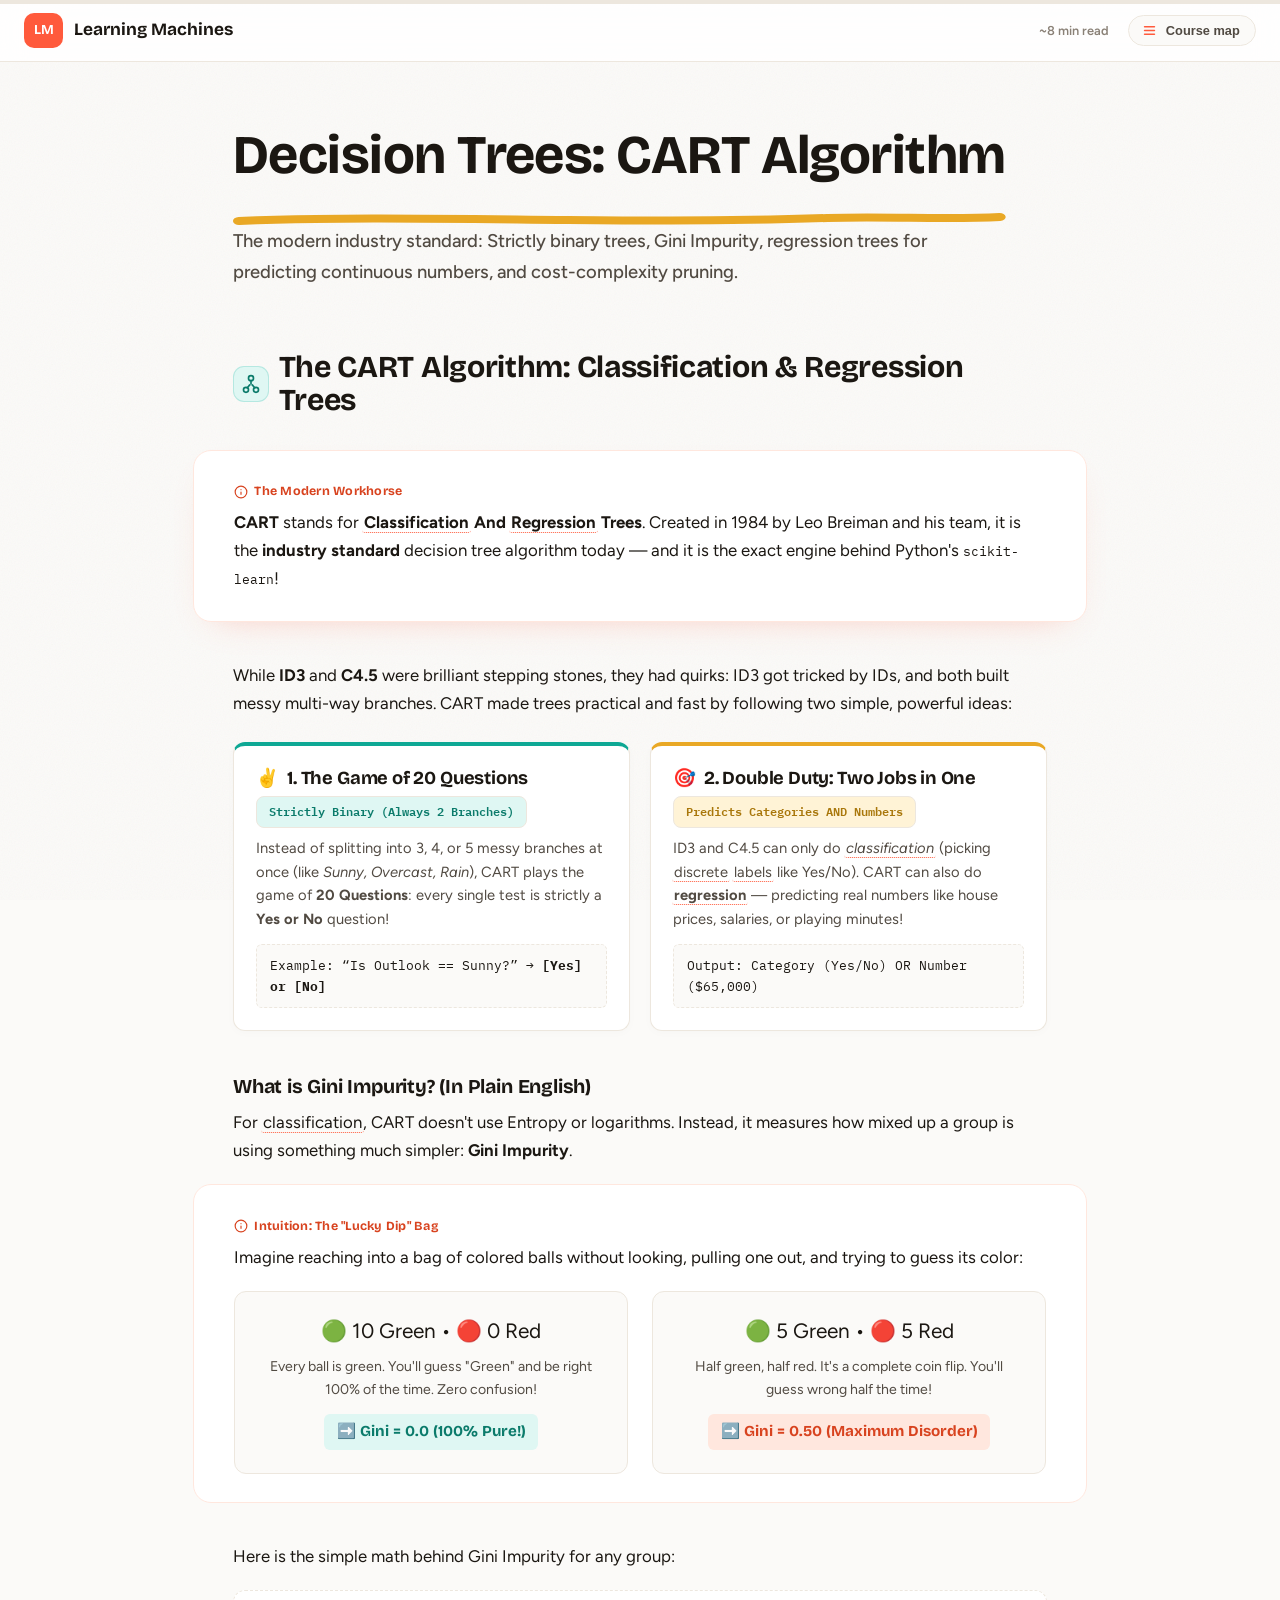
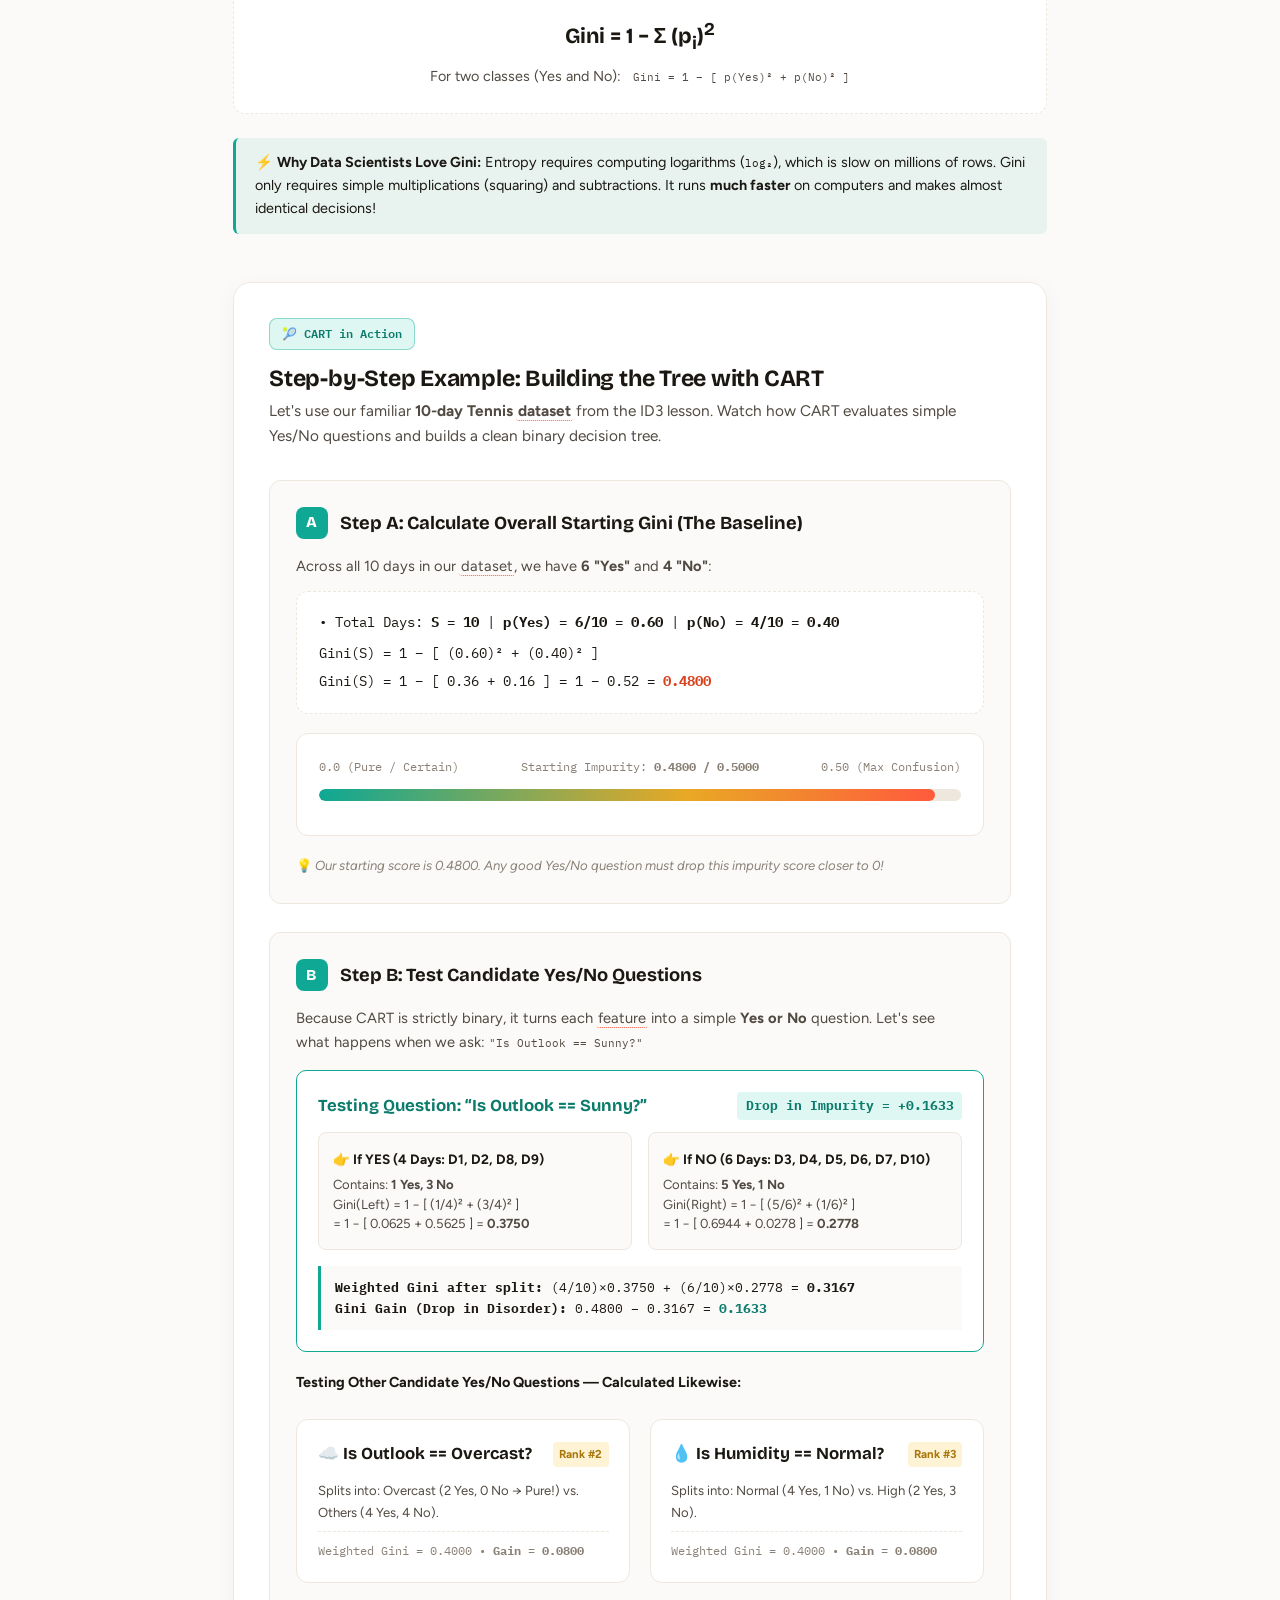
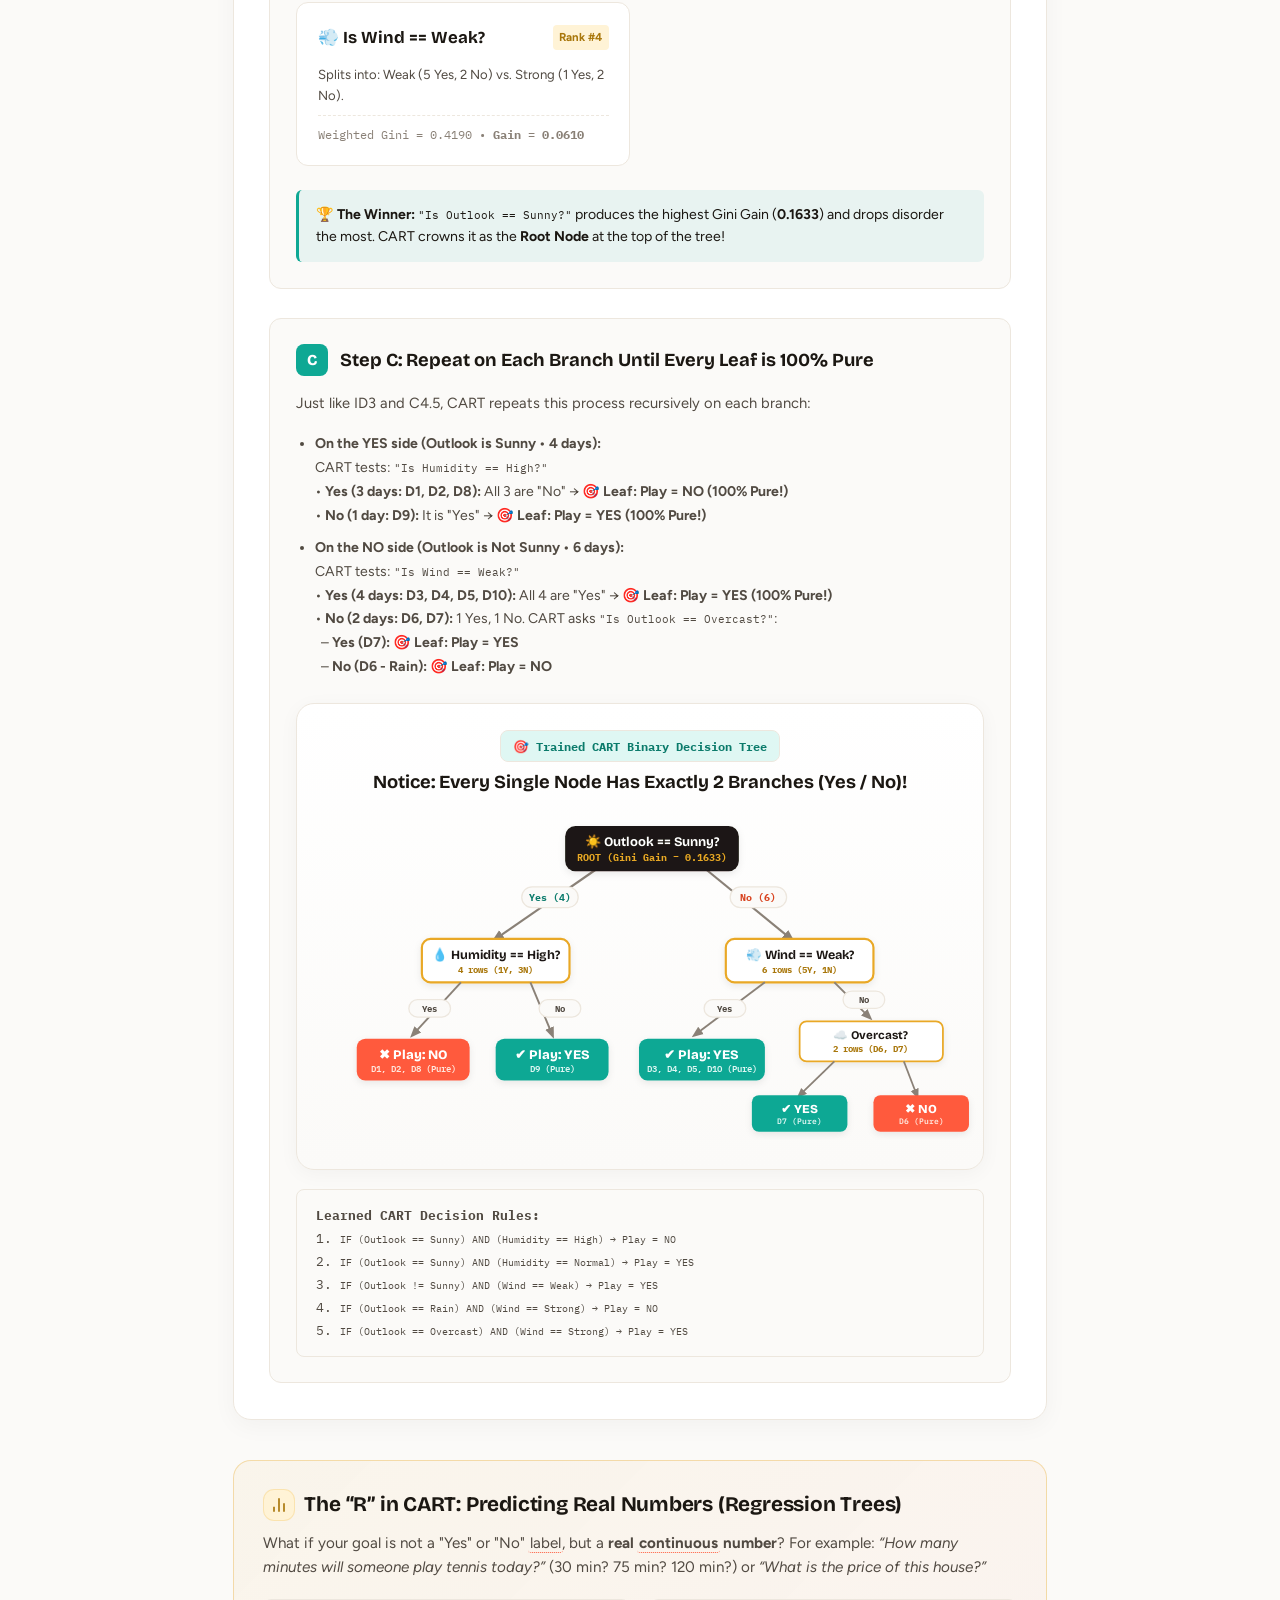
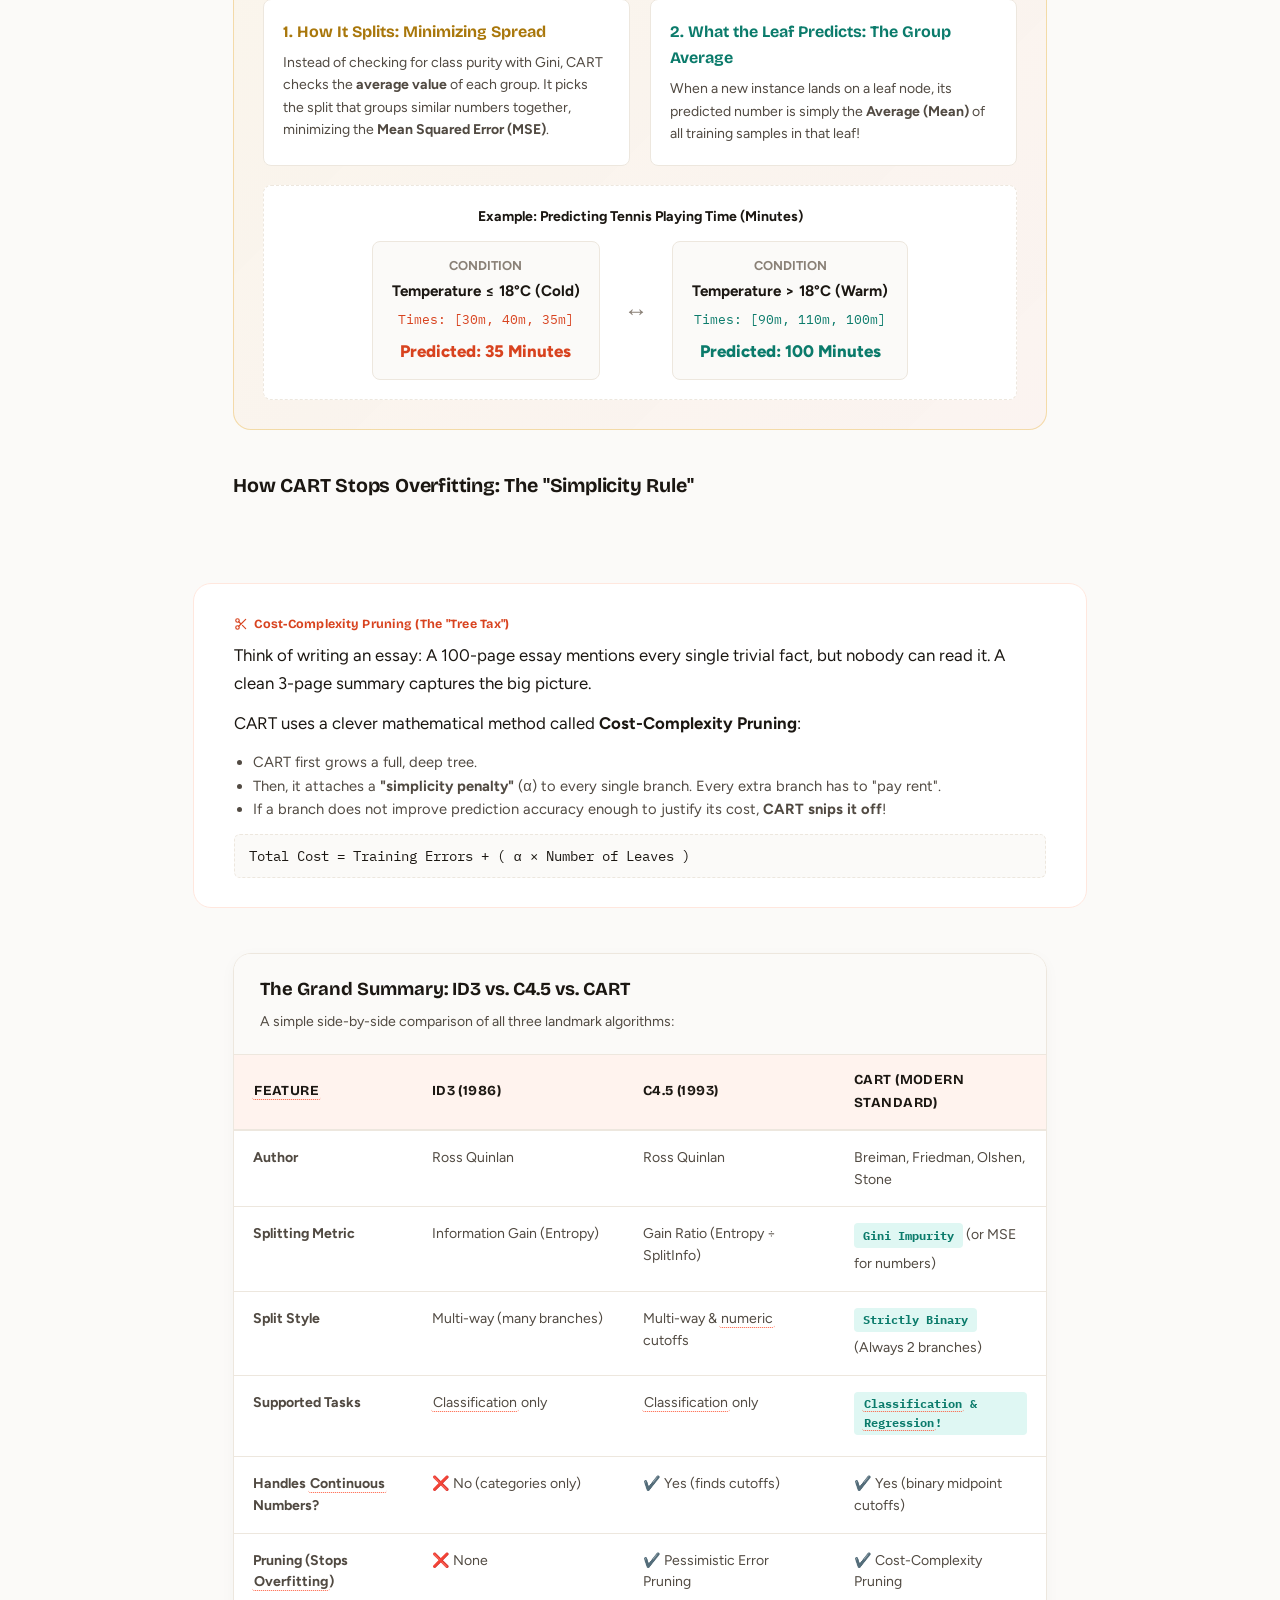
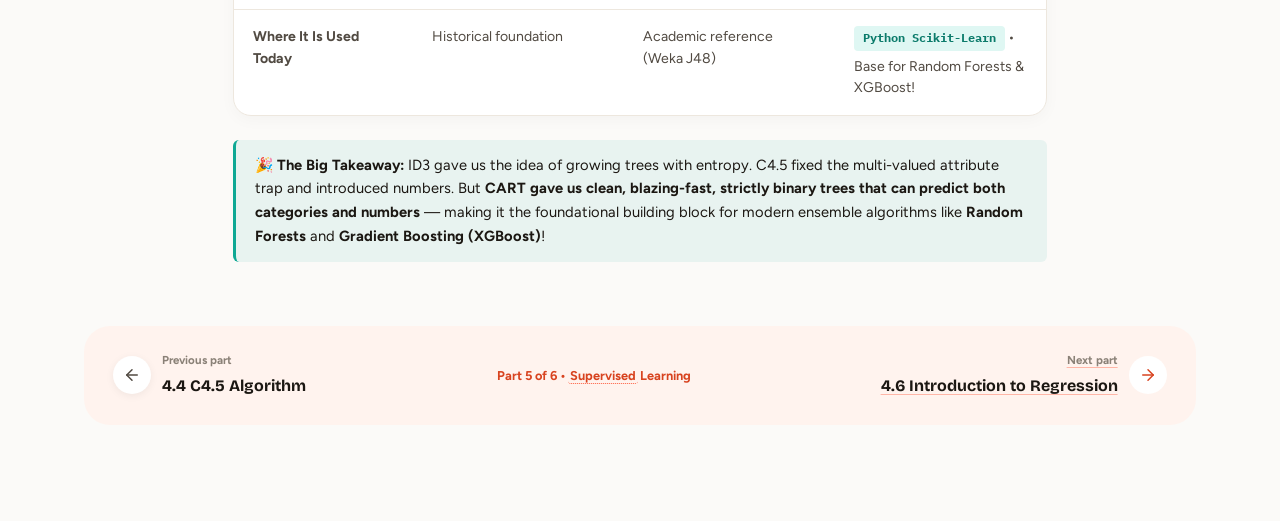
<file: cart-algorithm.html>
﻿<!DOCTYPE html>
<html lang="en">
<head>
<meta charset="UTF-8">
<meta name="viewport" content="width=device-width, initial-scale=1.0">
<title>CART Algorithm &ndash; Learning Machines</title>
<meta name="description" content="The CART decision tree algorithm: Strictly binary trees, Gini Impurity, regression trees for continuous numbers, and cost-complexity pruning.">
<link rel="preconnect" href="https://fonts.googleapis.com">
<link rel="preconnect" href="https://fonts.gstatic.com" crossorigin>
<link href="https://fonts.googleapis.com/css2?family=Bricolage+Grotesque:opsz,wght@12..96,500;12..96,600;12..96,700&family=Figtree:wght@400;500;600;700&family=IBM+Plex+Mono:wght@500;600&display=swap" rel="stylesheet">
<link rel="icon" type="image/svg+xml" href="favicon.svg">
<link rel="stylesheet" href="style.css">
</head>
<body>

<div class="grain" aria-hidden="true"></div>

<div class="progress-rail" aria-hidden="true"><div class="progress-fill" id="progressFill"></div></div>

<header class="top-bar">
  <div class="top-bar__brand">
    <span class="course-nav__mark">LM</span>
    <span class="top-bar__title">Learning Machines</span>
  </div>
  <div class="top-bar__controls">
    <span class="top-bar__time" id="readTime">~8 min read</span>
    <button class="nav-toggle" id="navToggle" aria-expanded="false" aria-controls="courseNav">
      <svg width="15" height="15" viewBox="0 0 24 24" fill="none" stroke="currentColor" stroke-width="2.2" stroke-linecap="round" stroke-linejoin="round" aria-hidden="true"><line x1="4" x2="20" y1="6" y2="6"/><line x1="4" x2="20" y1="12" y2="12"/><line x1="4" x2="20" y1="18" y2="18"/></svg>
      <span class="nav-toggle__label">Course map</span>
    </button>
  </div>
</header>

<div class="nav-overlay" id="navOverlay" aria-hidden="true"></div>
<!-- ============ SLIDE-OVER SIDEBAR ============ -->
<aside class="course-nav" id="courseNav">
  <div class="course-nav__header">
    <h2 class="course-nav__title-side">Course map</h2>
    <button class="nav-close" id="navClose" aria-label="Close nav">
      <svg width="20" height="20" viewBox="0 0 24 24" fill="none" stroke="currentColor" stroke-width="2" stroke-linecap="round" stroke-linejoin="round"><path d="M18 6 6 18M6 6l12 12"/></svg>
    </button>
  </div>
  <p class="course-nav__tagline">A slow, careful path through machine learning, start to finish.</p>

  <ol class="course-nav__list">
    <li class="course-nav__item is-completed">
      <a href="index.html" class="course-nav__inner-link">
        <span class="course-nav__num">1</span>
        <div>
          <span class="course-nav__name">Introduction</span>
          <span class="course-nav__state">completed</span>
        </div>
      </a>
    </li>
    <li class="course-nav__item is-completed">
      <a href="data-preprocessing.html" class="course-nav__inner-link">
        <span class="course-nav__num">2</span>
        <div>
          <span class="course-nav__name">Data Preprocessing</span>
          <span class="course-nav__state">completed</span>
        </div>
      </a>
    </li>
    <li class="course-nav__item is-completed">
      <a href="eda.html" class="course-nav__inner-link">
        <span class="course-nav__num">3</span>
        <div>
          <span class="course-nav__name">Exploratory Data Analysis</span>
          <span class="course-nav__state">completed</span>
        </div>
      </a>
    </li>
    <li class="course-nav__item is-active-group">
      <span class="course-nav__num">4</span>
      <div>
        <span class="course-nav__name">Supervised Learning</span>
        <span class="course-nav__state">in progress</span>
      </div>
    </li>
    <ol class="course-nav__sub-list">
      <li class="course-nav__sub-item is-completed">
        <a href="supervised-learning.html">
          <span class="course-nav__sub-num">4.1</span>
          <div>
            <span class="course-nav__sub-name">Introduction</span>
            <span class="course-nav__state">completed</span>
          </div>
        </a>
      </li>
      <li class="course-nav__sub-item is-completed">
        <a href="classification.html">
          <span class="course-nav__sub-num">4.2</span>
          <div>
            <span class="course-nav__sub-name">Classification &amp; Decision Trees</span>
            <span class="course-nav__state">completed</span>
          </div>
        </a>
      </li>
      <li class="course-nav__sub-item is-completed">
        <a href="id3-algorithm.html">
          <span class="course-nav__sub-num">4.3</span>
          <div>
            <span class="course-nav__sub-name">ID3 Algorithm</span>
            <span class="course-nav__state">completed</span>
          </div>
        </a>
      </li>
      <li class="course-nav__sub-item is-completed">
        <a href="c45-algorithm.html">
          <span class="course-nav__sub-num">4.4</span>
          <div>
            <span class="course-nav__sub-name">C4.5 Algorithm</span>
            <span class="course-nav__state">completed</span>
          </div>
        </a>
      </li>
      <li class="course-nav__sub-item is-active">
        <a href="cart-algorithm.html">
          <span class="course-nav__sub-num">4.5</span>
          <div>
            <span class="course-nav__sub-name">CART Algorithm</span>
            <span class="course-nav__state">reading now</span>
          </div>
        </a>
      </li>
      <li class="course-nav__sub-item">
        <a href="regression-analysis.html">
          <span class="course-nav__sub-num">4.6</span>
          <div>
            <span class="course-nav__sub-name">Introduction to Regression</span>
            <span class="course-nav__state">available now</span>
          </div>
        </a>
      </li>
      <li class="course-nav__sub-item">
        <a href="simple-linear-regression.html">
          <span class="course-nav__sub-num">4.7</span>
          <div>
            <span class="course-nav__sub-name">Simple Linear Regression</span>
            <span class="course-nav__state">available now</span>
          </div>
        </a>
      </li>
      <li class="course-nav__sub-item">
        <a href="polynomial-regression.html">
          <span class="course-nav__sub-num">4.8</span>
          <div>
            <span class="course-nav__sub-name">Polynomial Regression</span>
            <span class="course-nav__state">available now</span>
          </div>
        </a>
      </li>
    </ol>
    <li class="course-nav__item">
      <a href="unsupervised-learning.html" class="course-nav__inner-link">
        <span class="course-nav__num">5</span>
        <div>
          <span class="course-nav__name">Unsupervised Learning</span>
          <span class="course-nav__state">available now</span>
        </div>
      </a>
    </li>
    <ol class="course-nav__sub-list">
      <li class="course-nav__sub-item">
        <a href="unsupervised-learning.html">
          <span class="course-nav__sub-num">5.1</span>
          <div>
            <span class="course-nav__sub-name">Introduction</span>
            <span class="course-nav__state">available now</span>
          </div>
        </a>
      </li>
      <li class="course-nav__sub-item">
        <a href="hierarchical-clustering.html">
          <span class="course-nav__sub-num">5.2</span>
          <div>
            <span class="course-nav__sub-name">Hierarchical Clustering</span>
            <span class="course-nav__state">available now</span>
          </div>
        </a>
      </li>
    </ol>
    <li class="course-nav__item is-locked">
      <span class="course-nav__num">6</span>
      <div>
        <span class="course-nav__name">Reinforcement Learning</span>
        <span class="course-nav__state">
          <svg class="course-nav__lock" width="12" height="12" viewBox="0 0 24 24" fill="none" stroke="currentColor" stroke-width="2" stroke-linecap="round" stroke-linejoin="round" aria-hidden="true"><rect width="18" height="11" x="3" y="11" rx="2" ry="2"/><path d="M7 11V7a5 5 0 0 1 10 0v4"/></svg>
          coming soon
        </span>
      </div>
    </li>
  </ol>
</aside>
<div class="shell">

  <!-- ============ MAIN ARTICLE ============ -->
  <main class="lesson">

    <header class="lesson__header">
      <span class="lesson__eyebrow-free-title">
        <h1>Decision Trees: CART Algorithm</h1>
        <svg class="title-underline" viewBox="0 0 520 14" preserveAspectRatio="none" aria-hidden="true">
          <path d="M4 9 C 120 2, 260 13, 400 6 C 440 4, 480 8, 516 5"/>
        </svg>
      </span>
      <p class="lesson__dek">The modern industry standard: Strictly binary trees, Gini Impurity, regression trees for predicting continuous numbers, and cost-complexity pruning.</p>
    </header>

    <!-- ---- Section 9: The CART Algorithm ---- -->
    <section class="block" id="cart-algorithm">
      <div class="block__body">
        <h2 class="fade-up animate-on-scroll">
          <span class="icon-badge icon-badge--teal">
            <svg viewBox="0 0 24 24" fill="none" stroke="currentColor" stroke-width="2" stroke-linecap="round" stroke-linejoin="round" aria-hidden="true"><circle cx="12" cy="5" r="3"/><circle cx="6" cy="19" r="3"/><circle cx="18" cy="19" r="3"/><path d="M12 8v4"/><path d="m7.5 16.5 3-3.5"/><path d="m16.5 16.5-3-3.5"/></svg>
          </span>
          The CART Algorithm: Classification &amp; Regression Trees
        </h2>

        <!-- Core Principle Card -->
        <div class="definition fade-up animate-on-scroll">
          <div class="definition__label">
            <svg width="14" height="14" viewBox="0 0 24 24" fill="none" stroke="currentColor" stroke-width="2" stroke-linecap="round" stroke-linejoin="round" aria-hidden="true"><circle cx="12" cy="12" r="10"/><line x1="12" y1="16" x2="12" y2="12"/><line x1="12" y1="8" x2="12.01" y2="8"/></svg>
            The Modern Workhorse
          </div>
          <p>
            <strong>CART</strong> stands for <strong>Classification And Regression Trees</strong>. Created in 1984 by Leo Breiman and his team, it is the <strong>industry standard</strong> decision tree algorithm today — and it is the exact engine behind Python's <code>scikit-learn</code>!
          </p>
        </div>

        <p class="fade-up animate-on-scroll">
          While <strong>ID3</strong> and <strong>C4.5</strong> were brilliant stepping stones, they had quirks: ID3 got tricked by IDs, and both built messy multi-way branches. 
          CART made trees practical and fast by following two simple, powerful ideas:
        </p>

        <!-- The 2 Superpowers of CART Grid -->
        <div class="cart-pillars-grid fade-up animate-on-scroll">
          <!-- Pillar 1: Strictly Binary -->
          <div class="cart-pillar-item cart-pillar-item--teal">
            <h3 class="cart-pillar-item__title">
              <span>✌️</span> 1. The Game of 20 Questions
            </h3>
            <span class="id3-stat-pill" style="align-self: flex-start; margin-bottom: 0.6rem; background: var(--teal-tint); color: var(--teal-dark);">Strictly Binary (Always 2 Branches)</span>
            <p style="font-size: 0.92rem; color: var(--ink-soft); line-height: 1.6; margin: 0 0 0.8rem;">
              Instead of splitting into 3, 4, or 5 messy branches at once (like <em>Sunny, Overcast, Rain</em>), CART plays the game of <strong>20 Questions</strong>: every single test is strictly a <strong>Yes or No</strong> question!
            </p>
            <div style="background: var(--bg); border: 1px dashed var(--line); border-radius: 6px; padding: 0.6rem 0.8rem; font-family: 'IBM Plex Mono', monospace; font-size: 0.8rem; color: var(--ink); margin-top: auto;">
              Example: &ldquo;Is Outlook == Sunny?&rdquo; &rarr; <strong>[Yes] or [No]</strong>
            </div>
          </div>

          <!-- Pillar 2: Classification + Regression -->
          <div class="cart-pillar-item cart-pillar-item--gold">
            <h3 class="cart-pillar-item__title">
              <span>🎯</span> 2. Double Duty: Two Jobs in One
            </h3>
            <span class="id3-stat-pill" style="align-self: flex-start; margin-bottom: 0.6rem; background: var(--gold-tint); color: var(--gold-dark);">Predicts Categories AND Numbers</span>
            <p style="font-size: 0.92rem; color: var(--ink-soft); line-height: 1.6; margin: 0 0 0.8rem;">
              ID3 and C4.5 can only do <em>classification</em> (picking discrete labels like Yes/No). CART can also do <strong>regression</strong> — predicting real numbers like house prices, salaries, or playing minutes!
            </p>
            <div style="background: var(--bg); border: 1px dashed var(--line); border-radius: 6px; padding: 0.6rem 0.8rem; font-family: 'IBM Plex Mono', monospace; font-size: 0.8rem; color: var(--ink); margin-top: auto;">
              Output: Category (Yes/No) OR Number ($65,000)
            </div>
          </div>
        </div>

        <!-- =========================================================================
             WHAT IS GINI IMPURITY? THE LUCKY DIP ANALOGY
             ========================================================================= -->
        <h3 class="fade-up animate-on-scroll" style="margin-top: 2.8rem;">What is Gini Impurity? (In Plain English)</h3>
        <p class="fade-up animate-on-scroll">
          For classification, CART doesn't use Entropy or logarithms. Instead, it measures how mixed up a group is using something much simpler: <strong>Gini Impurity</strong>.
        </p>

        <!-- Lucky Dip Visual Card -->
        <div class="definition fade-up animate-on-scroll" style="margin-top: 1.2rem; box-shadow: none;">
          <div class="definition__label">
            <svg width="14" height="14" viewBox="0 0 24 24" fill="none" stroke="currentColor" stroke-width="2" stroke-linecap="round" stroke-linejoin="round" aria-hidden="true"><circle cx="12" cy="12" r="10"/><line x1="12" y1="16" x2="12" y2="12"/><line x1="12" y1="8" x2="12.01" y2="8"/></svg>
            Intuition: The "Lucky Dip" Bag
          </div>
          <p style="margin-bottom: 1.2rem;">
            Imagine reaching into a bag of colored balls without looking, pulling one out, and trying to guess its color:
          </p>

          <div style="display: flex; gap: 1.5rem; flex-wrap: wrap;">
            <!-- Pure Bag -->
            <div style="background: var(--bg); border: 1px solid var(--line); border-radius: var(--radius-sm); padding: 1.4rem; flex: 1; min-width: 260px; text-align: center;">
              <div style="font-size: 1.3rem; margin-bottom: 0.4rem;">🟢 10 Green &bull; 🔴 0 Red</div>
              <p style="font-size: 0.88rem; color: var(--ink-soft); margin-bottom: 0.8rem;">
                Every ball is green. You'll guess "Green" and be right 100% of the time. Zero confusion!
              </p>
              <div style="display: inline-block; padding: 0.35rem 0.8rem; background: var(--teal-tint); color: var(--teal-dark); font-weight: 700; border-radius: 6px; font-family: var(--display); font-size: 0.95rem;">
                ➡️ Gini = 0.0 (100% Pure!)
              </div>
            </div>

            <!-- Mixed Bag -->
            <div style="background: var(--bg); border: 1px solid var(--line); border-radius: var(--radius-sm); padding: 1.4rem; flex: 1; min-width: 260px; text-align: center;">
              <div style="font-size: 1.3rem; margin-bottom: 0.4rem;">🟢 5 Green &bull; 🔴 5 Red</div>
              <p style="font-size: 0.88rem; color: var(--ink-soft); margin-bottom: 0.8rem;">
                Half green, half red. It's a complete coin flip. You'll guess wrong half the time!
              </p>
              <div style="display: inline-block; padding: 0.35rem 0.8rem; background: var(--coral-tint); color: var(--coral-dark); font-weight: 700; border-radius: 6px; font-family: var(--display); font-size: 0.95rem;">
                ➡️ Gini = 0.50 (Maximum Disorder)
              </div>
            </div>
          </div>
        </div>

        <!-- The Gini Formula Box -->
        <p class="fade-up animate-on-scroll">
          Here is the simple math behind Gini Impurity for any group:
        </p>

        <div class="fade-up animate-on-scroll" style="background: var(--surface); border: 1.5px dashed var(--line); border-radius: var(--radius-sm); padding: 1.5rem; text-align: center; margin-bottom: 1.5rem;">
          <div style="font-family: var(--display); font-size: 1.35rem; font-weight: 700; color: var(--ink); margin-bottom: 0.4rem;">
            Gini = 1 &minus; &Sigma; (p<sub>i</sub>)<sup>2</sup>
          </div>
          <div style="font-size: 0.9rem; color: var(--ink-soft); max-width: 600px; margin: 0 auto;">
            For two classes (Yes and No): &nbsp; <code>Gini = 1 &minus; [ p(Yes)&sup2; + p(No)&sup2; ]</code>
          </div>
        </div>

        <!-- Why Gini is Faster Callout -->
        <div class="fade-up animate-on-scroll" style="background: rgba(14, 168, 148, 0.08); border-left: 3.5px solid var(--teal); border-radius: 6px; padding: 0.85rem 1.2rem; font-size: 0.9rem; color: var(--ink); line-height: 1.6; margin-bottom: 2rem;">
          ⚡ <strong>Why Data Scientists Love Gini:</strong> Entropy requires computing logarithms (<code>log₂</code>), which is slow on millions of rows. Gini only requires simple multiplications (squaring) and subtractions. It runs <strong>much faster</strong> on computers and makes almost identical decisions!
        </div>

        <!-- =========================================================================
             CART IN ACTION: STEP-BY-STEP TENNIS EXAMPLE
             ========================================================================= -->
        <div class="c45-example-wrap fade-up animate-on-scroll" id="cartTennisExample">
          <div class="c45-example-head">
            <span class="id3-stat-pill" style="background: var(--teal-tint); color: var(--teal-dark); border-color: rgba(14, 168, 148, 0.4); margin-bottom: 0.6rem; display: inline-block;">
              🎾 CART in Action
            </span>
            <h3 class="c45-example-title">Step-by-Step Example: Building the Tree with CART</h3>
            <p class="c45-example-desc">
              Let's use our familiar <strong>10-day Tennis dataset</strong> from the ID3 lesson. Watch how CART evaluates simple Yes/No questions and builds a clean binary decision tree.
            </p>
          </div>

          <!-- Step 1: Baseline Dataset Gini -->
          <div class="c45-step-card">
            <div class="c45-step-head">
              <span class="c45-step-badge">A</span>
              <h4 class="c45-step-title">Step A: Calculate Overall Starting Gini (The Baseline)</h4>
            </div>

            <p style="font-size: 0.92rem; color: var(--ink-soft); line-height: 1.6; margin: 0 0 0.8rem;">
              Across all 10 days in our dataset, we have <strong>6 "Yes"</strong> and <strong>4 "No"</strong>:
            </p>

            <div class="id3-math-steps-box" style="margin-bottom: 1rem;">
              <div>&bull; Total Days: <strong>S = 10</strong> | <strong>p(Yes) = 6/10 = 0.60</strong> | <strong>p(No) = 4/10 = 0.40</strong></div>
              <div style="margin-top: 0.4rem;">
                Gini(S) = 1 &minus; [ (0.60)&sup2; + (0.40)&sup2; ]
              </div>
              <div style="margin-top: 0.25rem;">
                Gini(S) = 1 &minus; [ 0.36 + 0.16 ] = 1 &minus; 0.52 = <span class="id3-math-highlight">0.4800</span>
              </div>
            </div>

            <!-- Gini Meter -->
            <div class="cart-gini-meter">
              <div style="display: flex; justify-content: space-between; font-size: 0.78rem; font-family: 'IBM Plex Mono', monospace; color: var(--muted);">
                <span>0.0 (Pure / Certain)</span>
                <span>Starting Impurity: <strong>0.4800 / 0.5000</strong></span>
                <span>0.50 (Max Confusion)</span>
              </div>
              <div class="cart-meter-track">
                <div class="cart-meter-fill" style="width: 96%;"></div>
              </div>
            </div>
            <p style="font-size: 0.82rem; color: var(--muted); margin: 0.4rem 0 0;">
              💡 <em>Our starting score is 0.4800. Any good Yes/No question must drop this impurity score closer to 0!</em>
            </p>
          </div>

          <!-- Step 2: Testing Candidate Yes/No Splits -->
          <div class="c45-step-card">
            <div class="c45-step-head">
              <span class="c45-step-badge">B</span>
              <h4 class="c45-step-title">Step B: Test Candidate Yes/No Questions</h4>
            </div>

            <p style="font-size: 0.92rem; color: var(--ink-soft); line-height: 1.6; margin: 0 0 1rem;">
              Because CART is strictly binary, it turns each feature into a simple <strong>Yes or No</strong> question. Let's see what happens when we ask: <code>"Is Outlook == Sunny?"</code>
            </p>

            <!-- Detailed breakdown for Outlook == Sunny -->
            <div style="background: var(--surface); border: 1.5px solid var(--teal); border-radius: 10px; padding: 1.3rem; margin-bottom: 1.2rem;">
              <div style="display: flex; justify-content: space-between; align-items: center; margin-bottom: 0.8rem; flex-wrap: wrap; gap: 0.5rem;">
                <span style="font-family: var(--display); font-weight: 700; font-size: 1.05rem; color: var(--teal-dark);">
                  Testing Question: &ldquo;Is Outlook == Sunny?&rdquo;
                </span>
                <span class="cart-calc-badge" style="font-size: 0.8rem;">Drop in Impurity = +0.1633</span>
              </div>

              <div style="display: grid; grid-template-columns: 1fr 1fr; gap: 1rem; margin-bottom: 1rem;">
                <!-- Yes Branch -->
                <div style="background: var(--bg); border: 1px solid var(--line); border-radius: 8px; padding: 0.9rem;">
                  <div style="font-weight: 700; font-size: 0.85rem; color: var(--ink); margin-bottom: 0.3rem;">
                    👉 If YES (4 Days: D1, D2, D8, D9)
                  </div>
                  <div style="font-size: 0.82rem; color: var(--ink-soft); line-height: 1.5;">
                    Contains: <strong>1 Yes, 3 No</strong><br>
                    Gini(Left) = 1 &minus; [ (1/4)&sup2; + (3/4)&sup2; ]<br>
                    = 1 &minus; [ 0.0625 + 0.5625 ] = <strong>0.3750</strong>
                  </div>
                </div>

                <!-- No Branch -->
                <div style="background: var(--bg); border: 1px solid var(--line); border-radius: 8px; padding: 0.9rem;">
                  <div style="font-weight: 700; font-size: 0.85rem; color: var(--ink); margin-bottom: 0.3rem;">
                    👉 If NO (6 Days: D3, D4, D5, D6, D7, D10)
                  </div>
                  <div style="font-size: 0.82rem; color: var(--ink-soft); line-height: 1.5;">
                    Contains: <strong>5 Yes, 1 No</strong><br>
                    Gini(Right) = 1 &minus; [ (5/6)&sup2; + (1/6)&sup2; ]<br>
                    = 1 &minus; [ 0.6944 + 0.0278 ] = <strong>0.2778</strong>
                  </div>
                </div>
              </div>

              <!-- Weighted Average -->
              <div style="background: var(--bg); border-left: 3px solid var(--teal); padding: 0.7rem 0.9rem; font-family: 'IBM Plex Mono', monospace; font-size: 0.82rem; color: var(--ink); line-height: 1.6;">
                <strong>Weighted Gini after split:</strong> (4/10)&times;0.3750 + (6/10)&times;0.2778 = <strong>0.3167</strong><br>
                <strong>Gini Gain (Drop in Disorder):</strong> 0.4800 &minus; 0.3167 = <span style="color: var(--teal-dark); font-weight: 700;">0.1633</span>
              </div>
            </div>

            <!-- Likewise: Other Candidate Questions Grid -->
            <div style="font-weight: 700; font-size: 0.9rem; color: var(--ink); margin: 1.2rem 0 0.5rem;">
              Testing Other Candidate Yes/No Questions &mdash; Calculated Likewise:
            </div>

            <div class="cart-calc-grid">
              <!-- Question 1: Overcast -->
              <div class="cart-calc-card">
                <div>
                  <div class="cart-calc-card__head">
                    <span class="cart-calc-card__title">☁️ Is Outlook == Overcast?</span>
                    <span class="cart-calc-badge--gold" style="font-size: 0.72rem; padding: 0.2rem 0.4rem; border-radius: 4px; font-weight: 700;">Rank #2</span>
                  </div>
                  <p style="font-size: 0.82rem; color: var(--ink-soft); margin: 0 0 0.5rem;">
                    Splits into: Overcast (2 Yes, 0 No &rarr; Pure!) vs. Others (4 Yes, 4 No).
                  </p>
                </div>
                <div style="font-family: 'IBM Plex Mono', monospace; font-size: 0.78rem; color: var(--muted); border-top: 1px dashed var(--line); padding-top: 0.5rem;">
                  Weighted Gini = 0.4000 &bull; <strong>Gain = 0.0800</strong>
                </div>
              </div>

              <!-- Question 2: Humidity -->
              <div class="cart-calc-card">
                <div>
                  <div class="cart-calc-card__head">
                    <span class="cart-calc-card__title">💧 Is Humidity == Normal?</span>
                    <span class="cart-calc-badge--gold" style="font-size: 0.72rem; padding: 0.2rem 0.4rem; border-radius: 4px; font-weight: 700;">Rank #3</span>
                  </div>
                  <p style="font-size: 0.82rem; color: var(--ink-soft); margin: 0 0 0.5rem;">
                    Splits into: Normal (4 Yes, 1 No) vs. High (2 Yes, 3 No).
                  </p>
                </div>
                <div style="font-family: 'IBM Plex Mono', monospace; font-size: 0.78rem; color: var(--muted); border-top: 1px dashed var(--line); padding-top: 0.5rem;">
                  Weighted Gini = 0.4000 &bull; <strong>Gain = 0.0800</strong>
                </div>
              </div>

              <!-- Question 3: Wind -->
              <div class="cart-calc-card">
                <div>
                  <div class="cart-calc-card__head">
                    <span class="cart-calc-card__title">💨 Is Wind == Weak?</span>
                    <span class="cart-calc-badge--gold" style="font-size: 0.72rem; padding: 0.2rem 0.4rem; border-radius: 4px; font-weight: 700;">Rank #4</span>
                  </div>
                  <p style="font-size: 0.82rem; color: var(--ink-soft); margin: 0 0 0.5rem;">
                    Splits into: Weak (5 Yes, 2 No) vs. Strong (1 Yes, 2 No).
                  </p>
                </div>
                <div style="font-family: 'IBM Plex Mono', monospace; font-size: 0.78rem; color: var(--muted); border-top: 1px dashed var(--line); padding-top: 0.5rem;">
                  Weighted Gini = 0.4190 &bull; <strong>Gain = 0.0610</strong>
                </div>
              </div>
            </div>

            <!-- Winner announcement -->
            <div style="background: rgba(14, 168, 148, 0.08); border-left: 3px solid var(--teal); border-radius: 6px; padding: 0.85rem 1.1rem; font-size: 0.88rem; color: var(--ink); line-height: 1.6; margin-top: 1rem;">
              🏆 <strong>The Winner:</strong> <code>"Is Outlook == Sunny?"</code> produces the highest Gini Gain (<strong>0.1633</strong>) and drops disorder the most. CART crowns it as the <strong>Root Node</strong> at the top of the tree!
            </div>
          </div>

          <!-- Step 3: Completing the Binary Tree -->
          <div class="c45-step-card" style="margin-bottom: 0;">
            <div class="c45-step-head">
              <span class="c45-step-badge">C</span>
              <h4 class="c45-step-title">Step C: Repeat on Each Branch Until Every Leaf is 100% Pure</h4>
            </div>

            <p style="font-size: 0.92rem; color: var(--ink-soft); line-height: 1.6; margin: 0 0 1rem;">
              Just like ID3 and C4.5, CART repeats this process recursively on each branch:
            </p>

            <ul style="font-size: 0.88rem; color: var(--ink-soft); line-height: 1.7; margin: 0 0 1.2rem; padding-left: 1.2rem;">
              <li>
                <strong>On the YES side (Outlook is Sunny &bull; 4 days):</strong><br>
                CART tests: <code>"Is Humidity == High?"</code><br>
                &bull; <strong>Yes (3 days: D1, D2, D8):</strong> All 3 are "No" &rarr; 🎯 <strong>Leaf: Play = NO (100% Pure!)</strong><br>
                &bull; <strong>No (1 day: D9):</strong> It is "Yes" &rarr; 🎯 <strong>Leaf: Play = YES (100% Pure!)</strong>
              </li>
              <li style="margin-top: 0.5rem;">
                <strong>On the NO side (Outlook is Not Sunny &bull; 6 days):</strong><br>
                CART tests: <code>"Is Wind == Weak?"</code><br>
                &bull; <strong>Yes (4 days: D3, D4, D5, D10):</strong> All 4 are "Yes" &rarr; 🎯 <strong>Leaf: Play = YES (100% Pure!)</strong><br>
                &bull; <strong>No (2 days: D6, D7):</strong> 1 Yes, 1 No. CART asks <code>"Is Outlook == Overcast?"</code>:<br>
                &nbsp;&nbsp;&ndash; <strong>Yes (D7):</strong> 🎯 <strong>Leaf: Play = YES</strong><br>
                &nbsp;&nbsp;&ndash; <strong>No (D6 - Rain):</strong> 🎯 <strong>Leaf: Play = NO</strong>
              </li>
            </ul>

            <!-- Final SVG Decision Tree Diagram for CART -->
            <div class="cart-tree-container">
              <div style="text-align: center; margin-bottom: 1rem;">
                <span class="id3-stat-pill" style="background: var(--teal-tint); color: var(--teal-dark); font-weight: 800; font-size: 0.78rem;">
                  🎯 Trained CART Binary Decision Tree
                </span>
                <div style="font-family: var(--display); font-size: 1.15rem; font-weight: 700; color: var(--ink); margin-top: 0.3rem;">
                  Notice: Every Single Node Has Exactly 2 Branches (Yes / No)!
                </div>
              </div>

              <svg viewBox="0 0 760 380" width="100%" height="380" xmlns="http://www.w3.org/2000/svg">
                <defs>
                  <filter id="cartShadow" x="-10%" y="-10%" width="120%" height="130%">
                    <feDropShadow dx="0" dy="3" stdDeviation="4" flood-color="#000000" flood-opacity="0.08"/>
                  </filter>
                  <marker id="cartArrow" viewBox="0 0 10 10" refX="6" refY="5" markerWidth="6" markerHeight="6" orient="auto-start-reverse">
                    <path d="M 0 1 L 10 5 L 0 9 z" fill="#8A8177"/>
                  </marker>
                </defs>

                <!-- Connectors from Root (380, 55) -->
                <!-- Root to Left Child (190, 150) -->
                <path d="M 330 55 L 200 145" stroke="#8A8177" stroke-width="2.5" fill="none" marker-end="url(#cartArrow)"/>
                <!-- Root to Right Child (550, 150) -->
                <path d="M 430 55 L 540 145" stroke="#8A8177" stroke-width="2.5" fill="none" marker-end="url(#cartArrow)"/>

                <!-- Level 1 Branch Labels -->
                <rect x="230" y="85" width="65" height="24" rx="12" fill="#FBFAF8" stroke="#EDE7DE" stroke-width="1.5"/>
                <text x="262" y="101" fill="#0B7B6B" font-family="'IBM Plex Mono', monospace" font-size="11" font-weight="700" text-anchor="middle">Yes (4)</text>

                <rect x="470" y="85" width="65" height="24" rx="12" fill="#FBFAF8" stroke="#EDE7DE" stroke-width="1.5"/>
                <text x="502" y="101" fill="#D8431F" font-family="'IBM Plex Mono', monospace" font-size="11" font-weight="700" text-anchor="middle">No (6)</text>

                <!-- Root Node: Outlook == Sunny? -->
                <g filter="url(#cartShadow)">
                  <rect x="280" y="15" width="200" height="52" rx="12" fill="#1B1712"/>
                  <text x="380" y="38" fill="#FFFFFF" font-family="'Bricolage Grotesque', sans-serif" font-size="15" font-weight="700" text-anchor="middle">☀️ Outlook == Sunny?</text>
                  <text x="380" y="55" fill="#E9A825" font-family="'IBM Plex Mono', monospace" font-size="11" font-weight="700" text-anchor="middle">ROOT (Gini Gain = 0.1633)</text>
                </g>

                <!-- Level 1 Left: Humidity == High? -->
                <g filter="url(#cartShadow)">
                  <rect x="115" y="145" width="170" height="50" rx="10" fill="#FFFFFF" stroke="#E9A825" stroke-width="2.5"/>
                  <text x="200" y="168" fill="#1B1712" font-family="'Bricolage Grotesque', sans-serif" font-size="14.5" font-weight="700" text-anchor="middle">💧 Humidity == High?</text>
                  <text x="200" y="184" fill="#A9770B" font-family="'IBM Plex Mono', monospace" font-size="10.5" font-weight="700" text-anchor="middle">4 rows (1Y, 3N)</text>
                </g>

                <!-- Level 1 Right: Wind == Weak? -->
                <g filter="url(#cartShadow)">
                  <rect x="465" y="145" width="170" height="50" rx="10" fill="#FFFFFF" stroke="#E9A825" stroke-width="2.5"/>
                  <text x="550" y="168" fill="#1B1712" font-family="'Bricolage Grotesque', sans-serif" font-size="14.5" font-weight="700" text-anchor="middle">💨 Wind == Weak?</text>
                  <text x="550" y="184" fill="#A9770B" font-family="'IBM Plex Mono', monospace" font-size="10.5" font-weight="700" text-anchor="middle">6 rows (5Y, 1N)</text>
                </g>

                <!-- Connectors from Humidity -->
                <path d="M 160 195 L 105 255" stroke="#8A8177" stroke-width="2.2" fill="none" marker-end="url(#cartArrow)"/>
                <path d="M 240 195 L 265 255" stroke="#8A8177" stroke-width="2.2" fill="none" marker-end="url(#cartArrow)"/>

                <rect x="100" y="215" width="48" height="20" rx="10" fill="#FBFAF8" stroke="#EDE7DE" stroke-width="1.5"/>
                <text x="124" y="229" fill="#514A42" font-family="'IBM Plex Mono', monospace" font-size="10" font-weight="700" text-anchor="middle">Yes</text>

                <rect x="250" y="215" width="48" height="20" rx="10" fill="#FBFAF8" stroke="#EDE7DE" stroke-width="1.5"/>
                <text x="274" y="229" fill="#514A42" font-family="'IBM Plex Mono', monospace" font-size="10" font-weight="700" text-anchor="middle">No</text>

                <!-- Leaves under Humidity -->
                <g filter="url(#cartShadow)">
                  <rect x="40" y="260" width="130" height="48" rx="10" fill="#FF5A3C"/>
                  <text x="105" y="283" fill="#FFFFFF" font-family="'Bricolage Grotesque', sans-serif" font-size="15" font-weight="800" text-anchor="middle">✖ Play: NO</text>
                  <text x="105" y="298" fill="#FFE7DE" font-family="'IBM Plex Mono', monospace" font-size="10.5" font-weight="600" text-anchor="middle">D1, D2, D8 (Pure)</text>
                </g>

                <g filter="url(#cartShadow)">
                  <rect x="200" y="260" width="130" height="48" rx="10" fill="#0EA894"/>
                  <text x="265" y="283" fill="#FFFFFF" font-family="'Bricolage Grotesque', sans-serif" font-size="15" font-weight="800" text-anchor="middle">✔ Play: YES</text>
                  <text x="265" y="298" fill="#DFF7F3" font-family="'IBM Plex Mono', monospace" font-size="10.5" font-weight="600" text-anchor="middle">D9 (Pure)</text>
                </g>

                <!-- Connectors from Wind -->
                <path d="M 510 195 L 430 255" stroke="#8A8177" stroke-width="2.2" fill="none" marker-end="url(#cartArrow)"/>
                <path d="M 590 195 L 630 235" stroke="#8A8177" stroke-width="2.2" fill="none" marker-end="url(#cartArrow)"/>

                <rect x="440" y="215" width="48" height="20" rx="10" fill="#FBFAF8" stroke="#EDE7DE" stroke-width="1.5"/>
                <text x="464" y="229" fill="#514A42" font-family="'IBM Plex Mono', monospace" font-size="10" font-weight="700" text-anchor="middle">Yes</text>

                <rect x="600" y="205" width="48" height="20" rx="10" fill="#FBFAF8" stroke="#EDE7DE" stroke-width="1.5"/>
                <text x="624" y="219" fill="#514A42" font-family="'IBM Plex Mono', monospace" font-size="10" font-weight="700" text-anchor="middle">No</text>

                <!-- Leaf: Wind == Weak -> YES -->
                <g filter="url(#cartShadow)">
                  <rect x="365" y="260" width="145" height="48" rx="10" fill="#0EA894"/>
                  <text x="437" y="283" fill="#FFFFFF" font-family="'Bricolage Grotesque', sans-serif" font-size="15" font-weight="800" text-anchor="middle">✔ Play: YES</text>
                  <text x="437" y="298" fill="#DFF7F3" font-family="'IBM Plex Mono', monospace" font-size="10" font-weight="600" text-anchor="middle">D3, D4, D5, D10 (Pure)</text>
                </g>

                <!-- Sub-node: Outlook == Overcast? -->
                <g filter="url(#cartShadow)">
                  <rect x="550" y="240" width="165" height="46" rx="8" fill="#FFFFFF" stroke="#E9A825" stroke-width="2"/>
                  <text x="632" y="260" fill="#1B1712" font-family="'Bricolage Grotesque', sans-serif" font-size="13.5" font-weight="700" text-anchor="middle">☁️ Overcast?</text>
                  <text x="632" y="275" fill="#A9770B" font-family="'IBM Plex Mono', monospace" font-size="10" font-weight="700" text-anchor="middle">2 rows (D6, D7)</text>
                </g>

                <!-- Connectors from Overcast -->
                <path d="M 590 286 L 550 325" stroke="#8A8177" stroke-width="2" fill="none" marker-end="url(#cartArrow)"/>
                <path d="M 670 286 L 685 325" stroke="#8A8177" stroke-width="2" fill="none" marker-end="url(#cartArrow)"/>

                <!-- Final Leaves under Overcast -->
                <g filter="url(#cartShadow)">
                  <rect x="495" y="325" width="110" height="42" rx="8" fill="#0EA894"/>
                  <text x="550" y="345" fill="#FFFFFF" font-family="'Bricolage Grotesque', sans-serif" font-size="14" font-weight="800" text-anchor="middle">✔ YES</text>
                  <text x="550" y="358" fill="#DFF7F3" font-family="'IBM Plex Mono', monospace" font-size="9.5" font-weight="600" text-anchor="middle">D7 (Pure)</text>
                </g>

                <g filter="url(#cartShadow)">
                  <rect x="635" y="325" width="110" height="42" rx="8" fill="#FF5A3C"/>
                  <text x="690" y="345" fill="#FFFFFF" font-family="'Bricolage Grotesque', sans-serif" font-size="14" font-weight="800" text-anchor="middle">✖ NO</text>
                  <text x="690" y="358" fill="#FFE7DE" font-family="'IBM Plex Mono', monospace" font-size="9.5" font-weight="600" text-anchor="middle">D6 (Pure)</text>
                </g>
              </svg>
            </div>

            <!-- Learned Rules Box -->
            <div style="margin-top: 1.2rem; background: var(--bg); border: 1px solid var(--line); border-radius: 8px; padding: 0.9rem 1.2rem; font-family: 'IBM Plex Mono', monospace; font-size: 0.84rem; color: var(--ink-soft); line-height: 1.7;">
              <strong>Learned CART Decision Rules:</strong><br>
              1. <code>IF (Outlook == Sunny) AND (Humidity == High) &rarr; Play = NO</code><br>
              2. <code>IF (Outlook == Sunny) AND (Humidity == Normal) &rarr; Play = YES</code><br>
              3. <code>IF (Outlook != Sunny) AND (Wind == Weak) &rarr; Play = YES</code><br>
              4. <code>IF (Outlook == Rain) AND (Wind == Strong) &rarr; Play = NO</code><br>
              5. <code>IF (Outlook == Overcast) AND (Wind == Strong) &rarr; Play = YES</code>
            </div>
          </div>
        </div>

        <!-- =========================================================================
             THE "R" IN CART: REGRESSION TREES
             ========================================================================= -->
        <div class="cart-regression-card fade-up animate-on-scroll" style="margin-top: 2.5rem;">
          <div style="display: flex; align-items: center; gap: 0.6rem; margin-bottom: 0.6rem;">
            <span class="icon-badge icon-badge--gold" style="width: 2rem; height: 2rem;">
              <svg viewBox="0 0 24 24" fill="none" stroke="currentColor" stroke-width="2.5"><line x1="12" y1="20" x2="12" y2="4"/><line x1="6" y1="20" x2="6" y2="14"/><line x1="18" y1="20" x2="18" y2="10"/></svg>
            </span>
            <h3 style="font-family: var(--display); font-size: 1.3rem; margin: 0; color: var(--ink);">
              The &ldquo;R&rdquo; in CART: Predicting Real Numbers (Regression Trees)
            </h3>
          </div>

          <p style="font-size: 0.95rem; color: var(--ink-soft); line-height: 1.6; margin: 0 0 1.2rem;">
            What if your goal is not a "Yes" or "No" label, but a <strong>real continuous number</strong>? For example:
            <em>&ldquo;How many minutes will someone play tennis today?&rdquo;</em> (30 min? 75 min? 120 min?) or <em>&ldquo;What is the price of this house?&rdquo;</em>
          </p>

          <div style="display: grid; grid-template-columns: repeat(auto-fit, minmax(280px, 1fr)); gap: 1.2rem; margin-bottom: 1.2rem;">
            <!-- How it splits -->
            <div style="background: var(--surface); border: 1px solid var(--line); border-radius: 8px; padding: 1.2rem;">
              <div style="font-family: var(--display); font-weight: 700; font-size: 1rem; color: var(--gold-dark); margin-bottom: 0.4rem;">
                1. How It Splits: Minimizing Spread
              </div>
              <p style="font-size: 0.88rem; color: var(--ink-soft); line-height: 1.6; margin: 0;">
                Instead of checking for class purity with Gini, CART checks the <strong>average value</strong> of each group. It picks the split that groups similar numbers together, minimizing the <strong>Mean Squared Error (MSE)</strong>.
              </p>
            </div>

            <!-- What the leaf predicts -->
            <div style="background: var(--surface); border: 1px solid var(--line); border-radius: 8px; padding: 1.2rem;">
              <div style="font-family: var(--display); font-weight: 700; font-size: 1rem; color: var(--teal-dark); margin-bottom: 0.4rem;">
                2. What the Leaf Predicts: The Group Average
              </div>
              <p style="font-size: 0.88rem; color: var(--ink-soft); line-height: 1.6; margin: 0;">
                When a new instance lands on a leaf node, its predicted number is simply the <strong>Average (Mean)</strong> of all training samples in that leaf!
              </p>
            </div>
          </div>

          <!-- Simple Visual Regression Tree Diagram -->
          <div style="background: var(--surface); border: 1px dashed var(--line); border-radius: 8px; padding: 1.2rem; text-align: center;">
            <div style="font-size: 0.88rem; font-weight: 700; color: var(--ink); margin-bottom: 0.8rem;">
              Example: Predicting Tennis Playing Time (Minutes)
            </div>
            <div style="display: flex; justify-content: center; align-items: center; gap: 1.5rem; flex-wrap: wrap;">
              <div style="background: var(--bg); border: 1.5px solid var(--line); border-radius: 8px; padding: 0.8rem 1.2rem;">
                <div style="font-size: 0.8rem; color: var(--muted); font-weight: 700;">CONDITION</div>
                <div style="font-size: 0.95rem; font-weight: 700; color: var(--ink); margin-top: 0.2rem;">Temperature &le; 18&deg;C (Cold)</div>
                <div style="font-size: 0.8rem; color: var(--coral-dark); font-family: 'IBM Plex Mono', monospace; margin-top: 0.3rem;">Times: [30m, 40m, 35m]</div>
                <div style="margin-top: 0.5rem; font-weight: 800; font-size: 1.05rem; color: var(--coral-dark);">Predicted: 35 Minutes</div>
              </div>

              <div style="font-size: 1.5rem; color: var(--muted);">&harr;</div>

              <div style="background: var(--bg); border: 1.5px solid var(--line); border-radius: 8px; padding: 0.8rem 1.2rem;">
                <div style="font-size: 0.8rem; color: var(--muted); font-weight: 700;">CONDITION</div>
                <div style="font-size: 0.95rem; font-weight: 700; color: var(--ink); margin-top: 0.2rem;">Temperature &gt; 18&deg;C (Warm)</div>
                <div style="font-size: 0.8rem; color: var(--teal-dark); font-family: 'IBM Plex Mono', monospace; margin-top: 0.3rem;">Times: [90m, 110m, 100m]</div>
                <div style="margin-top: 0.5rem; font-weight: 800; font-size: 1.05rem; color: var(--teal-dark);">Predicted: 100 Minutes</div>
              </div>
            </div>
          </div>
        </div>

        <!-- =========================================================================
             PRUNING IN CART: COST COMPLEXITY (THE SIMPLICITY RULE)
             ========================================================================= -->
        <h3 class="fade-up animate-on-scroll" style="margin-top: 2.8rem;">How CART Stops Overfitting: The "Simplicity Rule"</h3>
        <p class="fade-up animate-on-scroll">
          Just like ID3, if you let CART run forever without stopping, it will grow tiny branches to isolate every single weird row in your training set.
        </p>

        <div class="definition fade-up animate-on-scroll" style="margin-top: 1rem; box-shadow: none;">
          <div class="definition__label">
            <svg width="14" height="14" viewBox="0 0 24 24" fill="none" stroke="currentColor" stroke-width="2" stroke-linecap="round" stroke-linejoin="round" aria-hidden="true"><circle cx="6" cy="6" r="3"/><circle cx="6" cy="18" r="3"/><line x1="20" y1="4" x2="8.12" y2="15.88"/><line x1="14.47" y1="14.48" x2="20" y2="20"/><line x1="8.12" y1="8.12" x2="12" y2="12"/></svg>
            Cost-Complexity Pruning (The "Tree Tax")
          </div>
          <p style="margin-bottom: 0.8rem;">
            Think of writing an essay: A 100-page essay mentions every single trivial fact, but nobody can read it. A clean 3-page summary captures the big picture.
          </p>
          <p style="margin-bottom: 0.8rem;">
            CART uses a clever mathematical method called <strong>Cost-Complexity Pruning</strong>:
          </p>
          <ul style="margin: 0 0 0.8rem 1.2rem; padding: 0; line-height: 1.6; font-size: 0.92rem; color: var(--ink-soft);">
            <li>CART first grows a full, deep tree.</li>
            <li>Then, it attaches a <strong>"simplicity penalty"</strong> (&alpha;) to every single branch. Every extra branch has to "pay rent".</li>
            <li>If a branch does not improve prediction accuracy enough to justify its cost, <strong>CART snips it off</strong>!</li>
          </ul>
          <div style="background: var(--bg); border: 1px dashed var(--line); border-radius: 6px; padding: 0.6rem 0.9rem; font-family: 'IBM Plex Mono', monospace; font-size: 0.85rem; color: var(--ink);">
            Total Cost = Training Errors + ( &alpha; &times; Number of Leaves )
          </div>
        </div>

        <!-- =========================================================================
             FINAL SUMMARY COMPARISON TABLE: ID3 vs C4.5 vs CART
             ========================================================================= -->
        <div class="id3-c45-table-wrap fade-up animate-on-scroll" style="margin-top: 2.8rem;">
          <div class="id3-c45-table-head">
            <h4>The Grand Summary: ID3 vs. C4.5 vs. CART</h4>
            <p>A simple side-by-side comparison of all three landmark algorithms:</p>
          </div>
          <div class="id3-c45-table-responsive">
            <table class="id3-c45-table">
              <thead>
                <tr>
                  <th style="width: 22%;">Feature</th>
                  <th style="width: 26%;">ID3 (1986)</th>
                  <th style="width: 26%;">C4.5 (1993)</th>
                  <th style="width: 26%;">CART (Modern Standard)</th>
                </tr>
              </thead>
              <tbody>
                <tr>
                  <td><strong>Author</strong></td>
                  <td>Ross Quinlan</td>
                  <td>Ross Quinlan</td>
                  <td>Breiman, Friedman, Olshen, Stone</td>
                </tr>
                <tr>
                  <td><strong>Splitting Metric</strong></td>
                  <td>Information Gain (Entropy)</td>
                  <td>Gain Ratio (Entropy &divide; SplitInfo)</td>
                  <td><span class="id3-c45-badge-c45">Gini Impurity</span> (or MSE for numbers)</td>
                </tr>
                <tr>
                  <td><strong>Split Style</strong></td>
                  <td>Multi-way (many branches)</td>
                  <td>Multi-way &amp; numeric cutoffs</td>
                  <td><span class="id3-c45-badge-c45">Strictly Binary</span> (Always 2 branches)</td>
                </tr>
                <tr>
                  <td><strong>Supported Tasks</strong></td>
                  <td>Classification only</td>
                  <td>Classification only</td>
                  <td><span class="id3-c45-badge-c45">Classification &amp; Regression!</span></td>
                </tr>
                <tr>
                  <td><strong>Handles Continuous Numbers?</strong></td>
                  <td>❌ No (categories only)</td>
                  <td>✔️ Yes (finds cutoffs)</td>
                  <td>✔️ Yes (binary midpoint cutoffs)</td>
                </tr>
                <tr>
                  <td><strong>Pruning (Stops Overfitting)</strong></td>
                  <td>❌ None</td>
                  <td>✔️ Pessimistic Error Pruning</td>
                  <td>✔️ Cost-Complexity Pruning</td>
                </tr>
                <tr>
                  <td><strong>Where It Is Used Today</strong></td>
                  <td>Historical foundation</td>
                  <td>Academic reference (Weka J48)</td>
                  <td><span class="id3-c45-badge-c45">Python Scikit-Learn</span> &bull; Base for Random Forests &amp; XGBoost!</td>
                </tr>
              </tbody>
            </table>
          </div>
        </div>

        <!-- Takeaway Note -->
        <div class="fade-up animate-on-scroll" style="margin-top: 1.5rem; background: rgba(14, 168, 148, 0.08); border-left: 3px solid var(--teal); border-radius: 6px; padding: 0.85rem 1.2rem; font-size: 0.92rem; color: var(--ink); line-height: 1.6;">
          🎉 <strong>The Big Takeaway:</strong> ID3 gave us the idea of growing trees with entropy. C4.5 fixed the multi-valued attribute trap and introduced numbers. But <strong>CART gave us clean, blazing-fast, strictly binary trees that can predict both categories and numbers</strong> — making it the foundational building block for modern ensemble algorithms like <strong>Random Forests</strong> and <strong>Gradient Boosting (XGBoost)</strong>!
        </div>

      </div>
    </section>

    <!-- ============ LESSON FOOTER ============ -->
    <footer class="lesson__footer">
      <a href="c45-algorithm.html" class="lesson__footer-prev" id="prevLessonLink">
        <span class="lesson__footer-prev-arrow">
          <svg width="18" height="18" viewBox="0 0 24 24" fill="none" stroke="currentColor" stroke-width="2" stroke-linecap="round" stroke-linejoin="round" aria-hidden="true"><path d="M19 12H5"/><path d="m12 19-7-7 7-7"/></svg>
        </span>
        <div class="lesson__footer-prev-text">
          <span class="lesson__footer-prev-label">Previous part</span>
          <span class="lesson__footer-prev-name">4.4 C4.5 Algorithm</span>
        </div>
      </a>

      <div class="lesson__footer-progress">Part 5 of 6 &bull; Supervised Learning</div>

      <a href="regression-analysis.html" class="lesson__footer-next" id="nextLessonLink">
        <div class="lesson__footer-next-text">
          <span class="lesson__footer-next-label">Next part</span>
          <span class="lesson__footer-next-name">4.6 Introduction to Regression</span>
        </div>
        <span class="lesson__footer-arrow">
          <svg width="18" height="18" viewBox="0 0 24 24" fill="none" stroke="currentColor" stroke-width="2" stroke-linecap="round" stroke-linejoin="round" aria-hidden="true"><path d="M5 12h14"/><path d="m12 5 7 7-7 7"/></svg>
        </span>
      </a>
    </footer>

  </main>
</div>

<script src="main.js"></script>
</body>
</html>
</file>
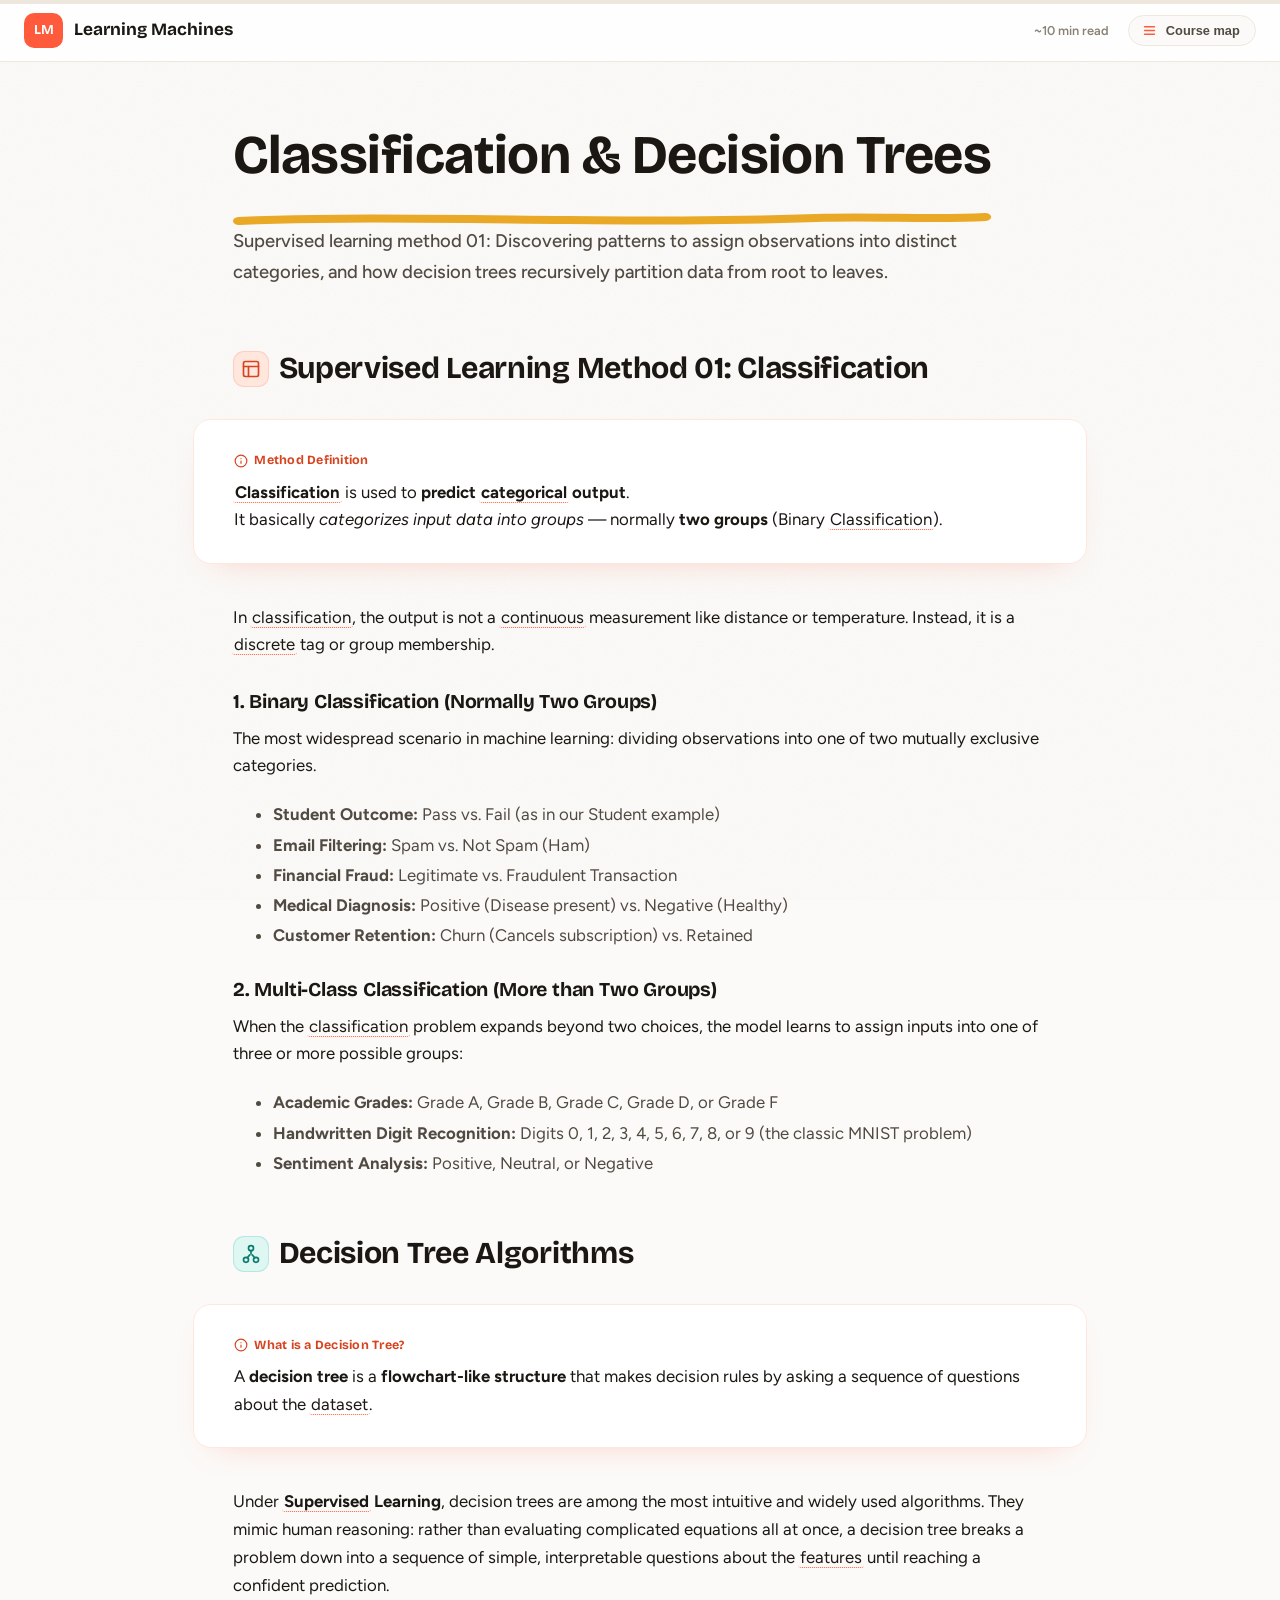
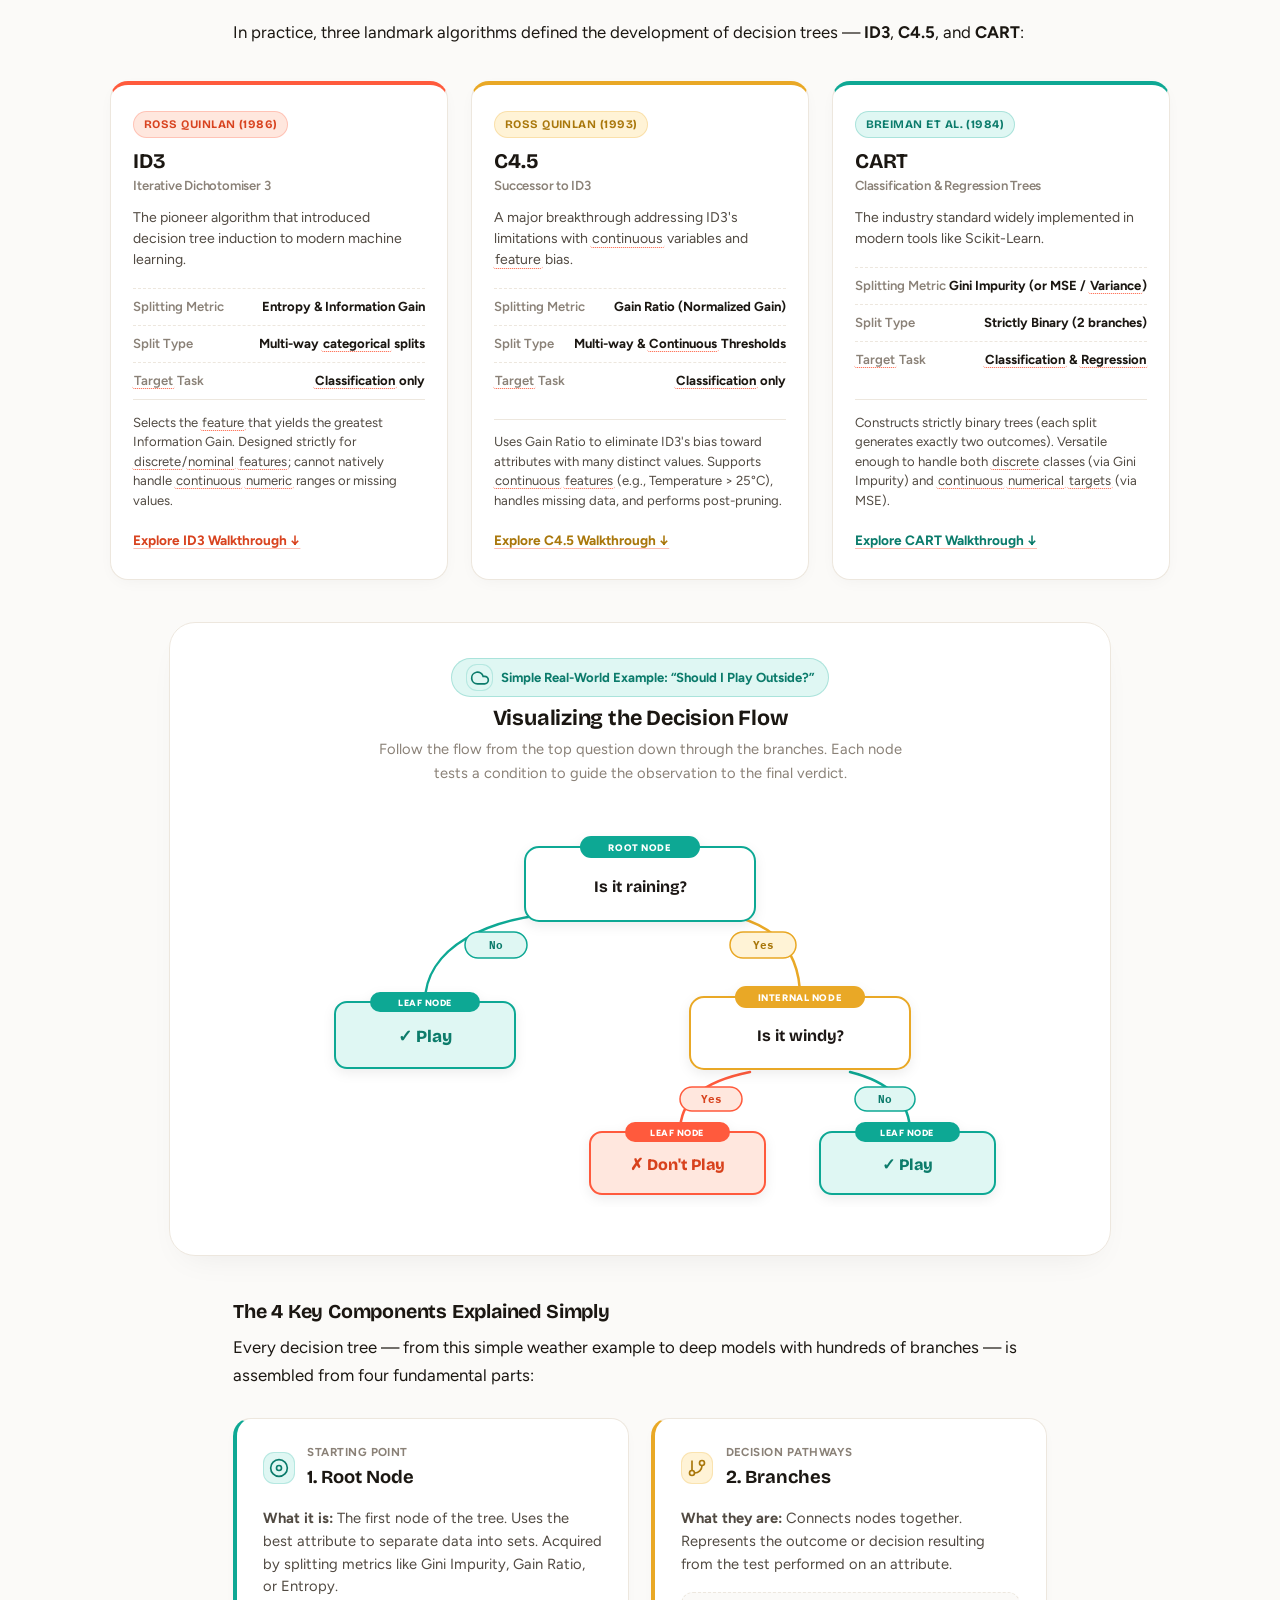
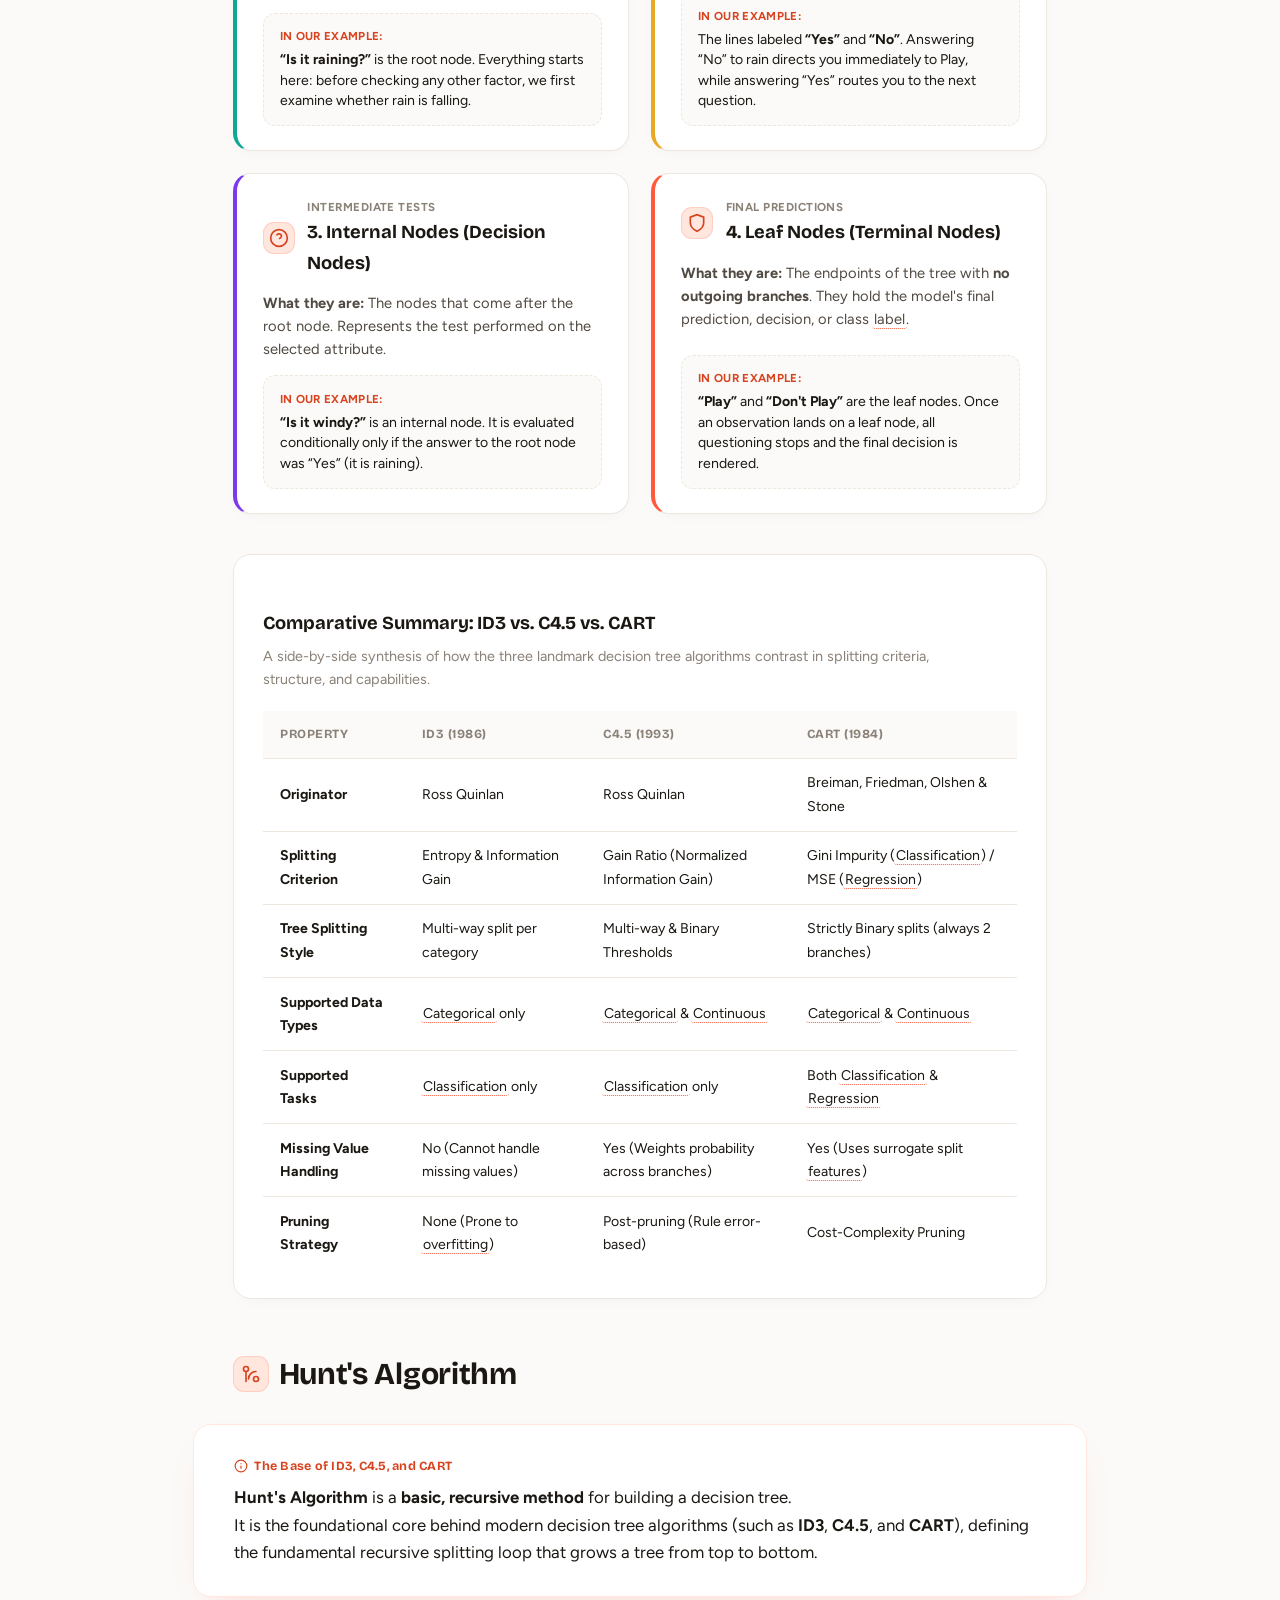
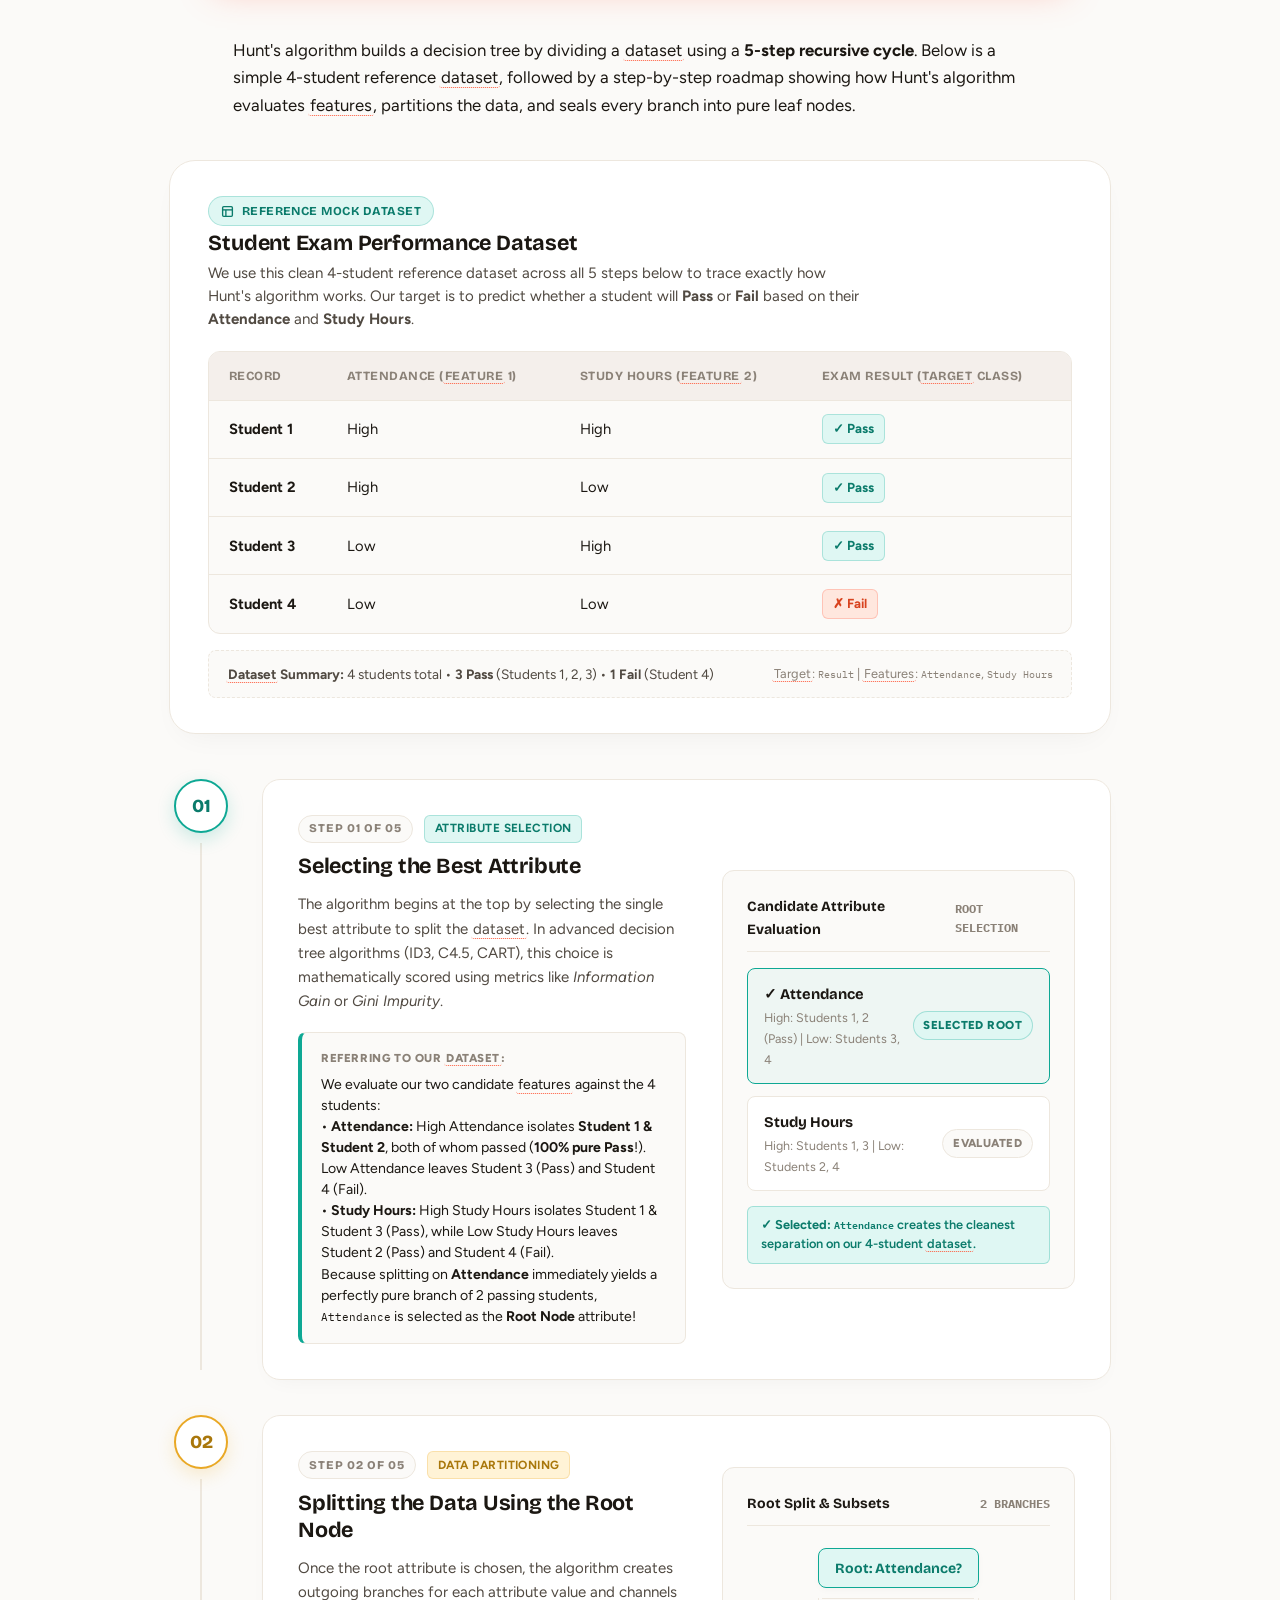
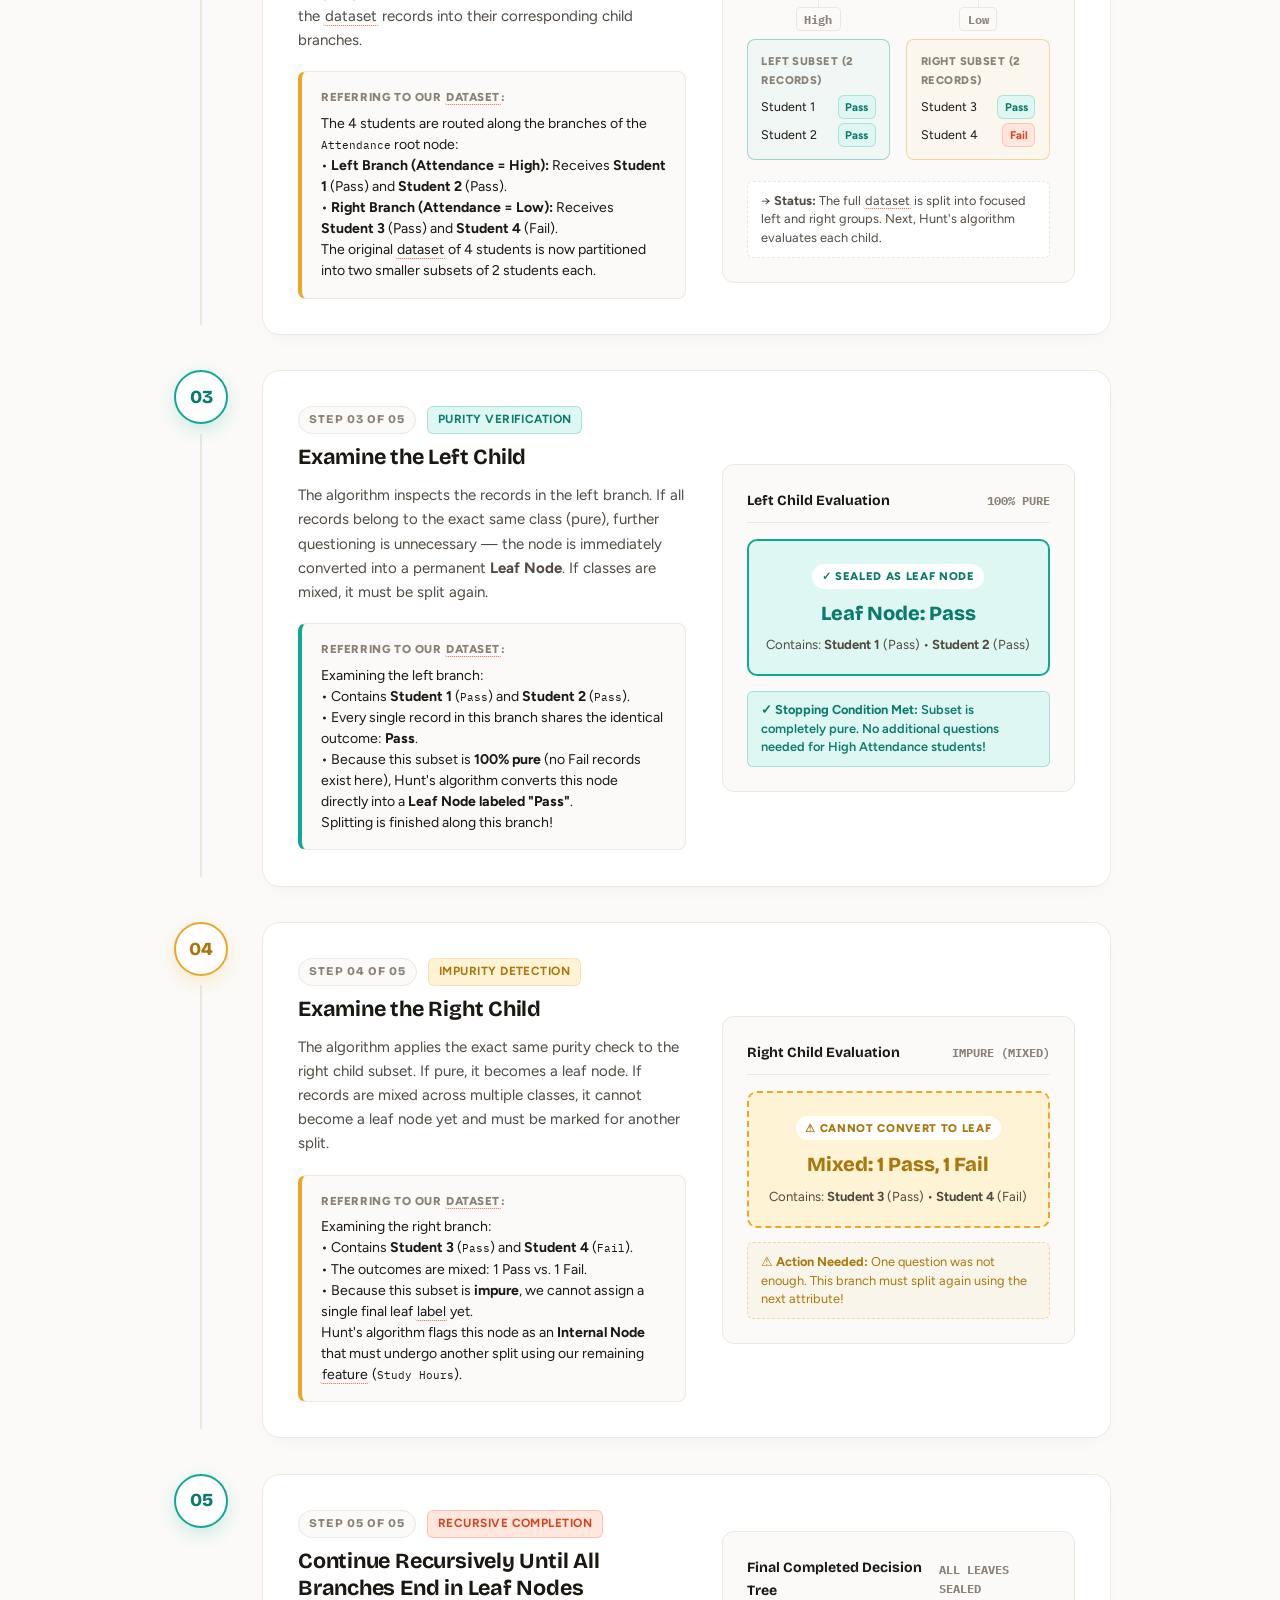
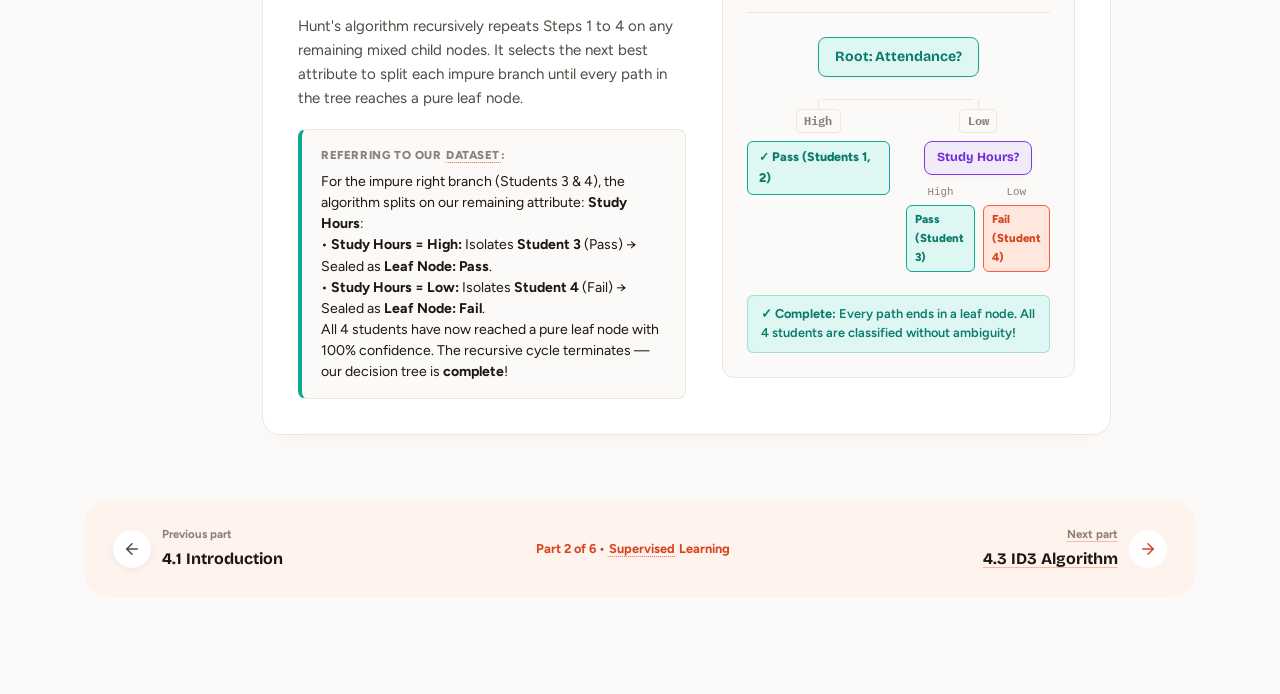
<file: classification.html>
﻿<!DOCTYPE html>
<html lang="en">
<head>
<meta charset="UTF-8">
<meta name="viewport" content="width=device-width, initial-scale=1.0">
<title>Classification &amp; Decision Trees &ndash; Learning Machines</title>
<meta name="description" content="Supervised Learning Method 01: Classification methods, Decision Tree induction, and Hunt's recursive partitioning algorithm.">
<link rel="preconnect" href="https://fonts.googleapis.com">
<link rel="preconnect" href="https://fonts.gstatic.com" crossorigin>
<link href="https://fonts.googleapis.com/css2?family=Bricolage+Grotesque:opsz,wght@12..96,500;12..96,600;12..96,700&family=Figtree:wght@400;500;600;700&family=IBM+Plex+Mono:wght@500;600&display=swap" rel="stylesheet">
<link rel="icon" type="image/svg+xml" href="favicon.svg">
<link rel="stylesheet" href="style.css">
</head>
<body>

<div class="grain" aria-hidden="true"></div>

<div class="progress-rail" aria-hidden="true"><div class="progress-fill" id="progressFill"></div></div>

<header class="top-bar">
  <div class="top-bar__brand">
    <span class="course-nav__mark">LM</span>
    <span class="top-bar__title">Learning Machines</span>
  </div>
  <div class="top-bar__controls">
    <span class="top-bar__time" id="readTime">~8 min read</span>
    <button class="nav-toggle" id="navToggle" aria-expanded="false" aria-controls="courseNav">
      <svg width="15" height="15" viewBox="0 0 24 24" fill="none" stroke="currentColor" stroke-width="2.2" stroke-linecap="round" stroke-linejoin="round" aria-hidden="true"><line x1="4" x2="20" y1="6" y2="6"/><line x1="4" x2="20" y1="12" y2="12"/><line x1="4" x2="20" y1="18" y2="18"/></svg>
      <span class="nav-toggle__label">Course map</span>
    </button>
  </div>
</header>

<div class="nav-overlay" id="navOverlay" aria-hidden="true"></div>
<!-- ============ SLIDE-OVER SIDEBAR ============ -->
<aside class="course-nav" id="courseNav">
  <div class="course-nav__header">
    <h2 class="course-nav__title-side">Course map</h2>
    <button class="nav-close" id="navClose" aria-label="Close nav">
      <svg width="20" height="20" viewBox="0 0 24 24" fill="none" stroke="currentColor" stroke-width="2" stroke-linecap="round" stroke-linejoin="round"><path d="M18 6 6 18M6 6l12 12"/></svg>
    </button>
  </div>
  <p class="course-nav__tagline">A slow, careful path through machine learning, start to finish.</p>

  <ol class="course-nav__list">
    <li class="course-nav__item is-completed">
      <a href="index.html" class="course-nav__inner-link">
        <span class="course-nav__num">1</span>
        <div>
          <span class="course-nav__name">Introduction</span>
          <span class="course-nav__state">completed</span>
        </div>
      </a>
    </li>
    <li class="course-nav__item is-completed">
      <a href="data-preprocessing.html" class="course-nav__inner-link">
        <span class="course-nav__num">2</span>
        <div>
          <span class="course-nav__name">Data Preprocessing</span>
          <span class="course-nav__state">completed</span>
        </div>
      </a>
    </li>
    <li class="course-nav__item is-completed">
      <a href="eda.html" class="course-nav__inner-link">
        <span class="course-nav__num">3</span>
        <div>
          <span class="course-nav__name">Exploratory Data Analysis</span>
          <span class="course-nav__state">completed</span>
        </div>
      </a>
    </li>
    <li class="course-nav__item is-active-group">
      <span class="course-nav__num">4</span>
      <div>
        <span class="course-nav__name">Supervised Learning</span>
        <span class="course-nav__state">in progress</span>
      </div>
    </li>
    <ol class="course-nav__sub-list">
      <li class="course-nav__sub-item is-completed">
        <a href="supervised-learning.html">
          <span class="course-nav__sub-num">4.1</span>
          <div>
            <span class="course-nav__sub-name">Introduction</span>
            <span class="course-nav__state">completed</span>
          </div>
        </a>
      </li>
      <li class="course-nav__sub-item is-active">
        <a href="classification.html">
          <span class="course-nav__sub-num">4.2</span>
          <div>
            <span class="course-nav__sub-name">Classification &amp; Decision Trees</span>
            <span class="course-nav__state">reading now</span>
          </div>
        </a>
      </li>
      <li class="course-nav__sub-item ">
        <a href="id3-algorithm.html">
          <span class="course-nav__sub-num">4.3</span>
          <div>
            <span class="course-nav__sub-name">ID3 Algorithm</span>
            <span class="course-nav__state">available now</span>
          </div>
        </a>
      </li>
      <li class="course-nav__sub-item ">
        <a href="c45-algorithm.html">
          <span class="course-nav__sub-num">4.4</span>
          <div>
            <span class="course-nav__sub-name">C4.5 Algorithm</span>
            <span class="course-nav__state">available now</span>
          </div>
        </a>
      </li>
      <li class="course-nav__sub-item ">
        <a href="cart-algorithm.html">
          <span class="course-nav__sub-num">4.5</span>
          <div>
            <span class="course-nav__sub-name">CART Algorithm</span>
            <span class="course-nav__state">available now</span>
          </div>
        </a>
      </li>
      <li class="course-nav__sub-item ">
        <a href="regression-analysis.html">
          <span class="course-nav__sub-num">4.6</span>
          <div>
            <span class="course-nav__sub-name">Introduction to Regression</span>
            <span class="course-nav__state">available now</span>
          </div>
        </a>
      </li>
      <li class="course-nav__sub-item">
        <a href="simple-linear-regression.html">
          <span class="course-nav__sub-num">4.7</span>
          <div>
            <span class="course-nav__sub-name">Simple Linear Regression</span>
            <span class="course-nav__state">available now</span>
          </div>
        </a>
      </li>
      <li class="course-nav__sub-item">
        <a href="polynomial-regression.html">
          <span class="course-nav__sub-num">4.8</span>
          <div>
            <span class="course-nav__sub-name">Polynomial Regression</span>
            <span class="course-nav__state">available now</span>
          </div>
        </a>
      </li>
    </ol>
    <li class="course-nav__item">
      <a href="unsupervised-learning.html" class="course-nav__inner-link">
        <span class="course-nav__num">5</span>
        <div>
          <span class="course-nav__name">Unsupervised Learning</span>
          <span class="course-nav__state">available now</span>
        </div>
      </a>
    </li>
    <ol class="course-nav__sub-list">
      <li class="course-nav__sub-item">
        <a href="unsupervised-learning.html">
          <span class="course-nav__sub-num">5.1</span>
          <div>
            <span class="course-nav__sub-name">Introduction</span>
            <span class="course-nav__state">available now</span>
          </div>
        </a>
      </li>
      <li class="course-nav__sub-item">
        <a href="hierarchical-clustering.html">
          <span class="course-nav__sub-num">5.2</span>
          <div>
            <span class="course-nav__sub-name">Hierarchical Clustering</span>
            <span class="course-nav__state">available now</span>
          </div>
        </a>
      </li>
    </ol>
    <li class="course-nav__item is-locked">
      <span class="course-nav__num">6</span>
      <div>
        <span class="course-nav__name">Reinforcement Learning</span>
        <span class="course-nav__state">
          <svg class="course-nav__lock" width="12" height="12" viewBox="0 0 24 24" fill="none" stroke="currentColor" stroke-width="2" stroke-linecap="round" stroke-linejoin="round" aria-hidden="true"><rect width="18" height="11" x="3" y="11" rx="2" ry="2"/><path d="M7 11V7a5 5 0 0 1 10 0v4"/></svg>
          coming soon
        </span>
      </div>
    </li>
  </ol>
</aside>
<div class="shell">

  <!-- ============ MAIN ARTICLE ============ -->
  <main class="lesson">

    <header class="lesson__header">
      <span class="lesson__eyebrow-free-title">
        <h1>Classification &amp; Decision Trees</h1>
        <svg class="title-underline" viewBox="0 0 520 14" preserveAspectRatio="none" aria-hidden="true">
          <path d="M4 9 C 120 2, 260 13, 400 6 C 440 4, 480 8, 516 5"/>
        </svg>
      </span>
      <p class="lesson__dek">Supervised learning method 01: Discovering patterns to assign observations into distinct categories, and how decision trees recursively partition data from root to leaves.</p>
    </header>

    <!-- ---- Section 4: Supervised Learning Method 01: Classification ---- -->
    <section class="block" id="method-classification">
      <div class="block__body">
        <h2 class="fade-up animate-on-scroll">
          <span class="icon-badge icon-badge--coral">
            <svg viewBox="0 0 24 24" fill="none" stroke="currentColor" stroke-width="2" stroke-linecap="round" stroke-linejoin="round" aria-hidden="true"><rect width="18" height="18" x="3" y="3" rx="2"/><path d="M3 9h18"/><path d="M9 21V9"/></svg>
          </span>
          Supervised Learning Method 01: Classification
        </h2>

        <div class="definition fade-up animate-on-scroll">
          <div class="definition__label">
            <svg width="14" height="14" viewBox="0 0 24 24" fill="none" stroke="currentColor" stroke-width="2" stroke-linecap="round" stroke-linejoin="round" aria-hidden="true"><circle cx="12" cy="12" r="10"/><line x1="12" y1="16" x2="12" y2="12"/><line x1="12" y1="8" x2="12.01" y2="8"/></svg>
            Method Definition
          </div>
          <p>
            <strong>Classification</strong> is used to <strong>predict categorical output</strong>.<br>
            It basically <em>categorizes input data into groups</em> &mdash; normally <strong>two groups</strong> (Binary Classification).
          </p>
        </div>

        <p class="fade-up animate-on-scroll">
          In classification, the output is not a continuous measurement like distance or temperature. Instead, it is a discrete tag or group membership.
        </p>

        <h3 style="margin-top: 2rem;" class="fade-up animate-on-scroll">1. Binary Classification (Normally Two Groups)</h3>
        <p class="fade-up animate-on-scroll">
          The most widespread scenario in machine learning: dividing observations into one of two mutually exclusive categories.
        </p>

        <ul class="fade-up animate-on-scroll" style="line-height: 1.8; color: var(--ink-soft); margin-bottom: 1.8rem;">
          <li><strong>Student Outcome:</strong> Pass vs. Fail (as in our Student example)</li>
          <li><strong>Email Filtering:</strong> Spam vs. Not Spam (Ham)</li>
          <li><strong>Financial Fraud:</strong> Legitimate vs. Fraudulent Transaction</li>
          <li><strong>Medical Diagnosis:</strong> Positive (Disease present) vs. Negative (Healthy)</li>
          <li><strong>Customer Retention:</strong> Churn (Cancels subscription) vs. Retained</li>
        </ul>

        <h3 class="fade-up animate-on-scroll">2. Multi-Class Classification (More than Two Groups)</h3>
        <p class="fade-up animate-on-scroll">
          When the classification problem expands beyond two choices, the model learns to assign inputs into one of three or more possible groups:
        </p>

        <ul class="fade-up animate-on-scroll" style="line-height: 1.8; color: var(--ink-soft); margin-bottom: 2rem;">
          <li><strong>Academic Grades:</strong> Grade A, Grade B, Grade C, Grade D, or Grade F</li>
          <li><strong>Handwritten Digit Recognition:</strong> Digits 0, 1, 2, 3, 4, 5, 6, 7, 8, or 9 (the classic MNIST problem)</li>
          <li><strong>Sentiment Analysis:</strong> Positive, Neutral, or Negative</li>
        </ul>

      </div>
    </section>

    <!-- ---- Section 5: Decision Tree Algorithms (ID3, C4.5 & CART) ---- -->
    <section class="block" id="decision-tree-algorithms">
      <div class="block__body">
        <h2 class="fade-up animate-on-scroll">
          <span class="icon-badge icon-badge--teal">
            <svg viewBox="0 0 24 24" fill="none" stroke="currentColor" stroke-width="2" stroke-linecap="round" stroke-linejoin="round" aria-hidden="true"><circle cx="12" cy="5" r="3"/><circle cx="6" cy="19" r="3"/><circle cx="18" cy="19" r="3"/><path d="M12 8v4"/><path d="m7.5 16.5 3-3.5"/><path d="m16.5 16.5-3-3.5"/></svg>
          </span>
          Decision Tree Algorithms
        </h2>

        <!-- Definition Card -->
        <div class="definition fade-up animate-on-scroll">
          <div class="definition__label">
            <svg width="14" height="14" viewBox="0 0 24 24" fill="none" stroke="currentColor" stroke-width="2" stroke-linecap="round" stroke-linejoin="round" aria-hidden="true"><circle cx="12" cy="12" r="10"/><line x1="12" y1="16" x2="12" y2="12"/><line x1="12" y1="8" x2="12.01" y2="8"/></svg>
            What is a Decision Tree?
          </div>
          <p>
            A <strong>decision tree</strong> is a <strong>flowchart-like structure</strong> that makes decision rules by asking a sequence of questions about the dataset.
          </p>
        </div>

        <p class="fade-up animate-on-scroll">
          Under <strong>Supervised Learning</strong>, decision trees are among the most intuitive and widely used algorithms. They mimic human reasoning: rather than evaluating complicated equations all at once, a decision tree breaks a problem down into a sequence of simple, interpretable questions about the features until reaching a confident prediction.
        </p>

        <p class="fade-up animate-on-scroll">
          In practice, three landmark algorithms defined the development of decision trees &mdash; <strong>ID3</strong>, <strong>C4.5</strong>, and <strong>CART</strong>:
        </p>

        <!-- Algorithm Spotlight Grid: ID3, C4.5, CART -->
        <div class="dt-algo-grid fade-up animate-on-scroll">
          <!-- ID3 Card -->
          <div class="dt-algo-card dt-algo-card--id3">
            <div class="dt-algo-badge dt-algo-badge--coral">Ross Quinlan (1986)</div>
            <h3 class="dt-algo-title">ID3 <span class="dt-algo-sub">Iterative Dichotomiser 3</span></h3>
            <p class="dt-algo-summary">The pioneer algorithm that introduced decision tree induction to modern machine learning.</p>
            <div class="dt-algo-spec">
              <span class="dt-algo-spec-label">Splitting Metric</span>
              <span class="dt-algo-spec-val">Entropy &amp; Information Gain</span>
            </div>
            <div class="dt-algo-spec">
              <span class="dt-algo-spec-label">Split Type</span>
              <span class="dt-algo-spec-val">Multi-way categorical splits</span>
            </div>
            <div class="dt-algo-spec">
              <span class="dt-algo-spec-label">Target Task</span>
              <span class="dt-algo-spec-val">Classification only</span>
            </div>
            <p class="dt-algo-notes">Selects the feature that yields the greatest Information Gain. Designed strictly for discrete/nominal features; cannot natively handle continuous numeric ranges or missing values.</p>
            <div style="margin-top: 1rem;"><a href="id3-algorithm.html" style="display: inline-flex; align-items: center; gap: 0.35rem; font-size: 0.85rem; font-weight: 700; color: var(--coral-dark);">Explore ID3 Walkthrough &darr;</a></div>
          </div>

          <!-- C4.5 Card -->
          <div class="dt-algo-card dt-algo-card--c45">
            <div class="dt-algo-badge dt-algo-badge--gold">Ross Quinlan (1993)</div>
            <h3 class="dt-algo-title">C4.5 <span class="dt-algo-sub">Successor to ID3</span></h3>
            <p class="dt-algo-summary">A major breakthrough addressing ID3's limitations with continuous variables and feature bias.</p>
            <div class="dt-algo-spec">
              <span class="dt-algo-spec-label">Splitting Metric</span>
              <span class="dt-algo-spec-val">Gain Ratio (Normalized Gain)</span>
            </div>
            <div class="dt-algo-spec">
              <span class="dt-algo-spec-label">Split Type</span>
              <span class="dt-algo-spec-val">Multi-way &amp; Continuous Thresholds</span>
            </div>
            <div class="dt-algo-spec">
              <span class="dt-algo-spec-label">Target Task</span>
              <span class="dt-algo-spec-val">Classification only</span>
            </div>
            <p class="dt-algo-notes">Uses Gain Ratio to eliminate ID3's bias toward attributes with many distinct values. Supports continuous features (e.g., Temperature &gt; 25&deg;C), handles missing data, and performs post-pruning.</p>
            <div style="margin-top: 1rem;"><a href="c45-algorithm.html" style="display: inline-flex; align-items: center; gap: 0.35rem; font-size: 0.85rem; font-weight: 700; color: var(--gold-dark);">Explore C4.5 Walkthrough &darr;</a></div>
          </div>

          <!-- CART Card -->
          <div class="dt-algo-card dt-algo-card--cart">
            <div class="dt-algo-badge dt-algo-badge--teal">Breiman et al. (1984)</div>
            <h3 class="dt-algo-title">CART <span class="dt-algo-sub">Classification &amp; Regression Trees</span></h3>
            <p class="dt-algo-summary">The industry standard widely implemented in modern tools like Scikit-Learn.</p>
            <div class="dt-algo-spec">
              <span class="dt-algo-spec-label">Splitting Metric</span>
              <span class="dt-algo-spec-val">Gini Impurity (or MSE / Variance)</span>
            </div>
            <div class="dt-algo-spec">
              <span class="dt-algo-spec-label">Split Type</span>
              <span class="dt-algo-spec-val">Strictly Binary (2 branches)</span>
            </div>
            <div class="dt-algo-spec">
              <span class="dt-algo-spec-label">Target Task</span>
              <span class="dt-algo-spec-val">Classification &amp; Regression</span>
            </div>
            <p class="dt-algo-notes">Constructs strictly binary trees (each split generates exactly two outcomes). Versatile enough to handle both discrete classes (via Gini Impurity) and continuous numerical targets (via MSE).</p>
            <div style="margin-top: 1rem;"><a href="cart-algorithm.html" style="display: inline-flex; align-items: center; gap: 0.35rem; font-size: 0.85rem; font-weight: 700; color: var(--teal-dark);">Explore CART Walkthrough &darr;</a></div>
          </div>
        </div>

        <!-- =========================================================================
             FIGURE: Visual Decision Tree Example Flowchart
             ========================================================================= -->
        <figure class="dt-example-box fade-up animate-on-scroll" aria-label="Simple Decision Tree Example: Weather Decision">
          <div class="dt-example-header">
            <div class="dt-example-badge">
              <span class="icon-badge icon-badge--teal" style="width:1.7rem;height:1.7rem;">
                <svg viewBox="0 0 24 24" fill="none" stroke="currentColor" stroke-width="2"><path d="M17.5 19H9a7 7 0 1 1 6.71-9h1.79a4.5 4.5 0 1 1 0 9Z"/></svg>
              </span>
              <span>Simple Real-World Example: &ldquo;Should I Play Outside?&rdquo;</span>
            </div>
            <h3 class="dt-example-title">Visualizing the Decision Flow</h3>
            <p class="dt-example-desc">
              Follow the flow from the top question down through the branches. Each node tests a condition to guide the observation to the final verdict.
            </p>
          </div>

          <!-- SVG Flowchart Diagram -->
          <div class="dt-diagram-wrapper">
            <svg class="dt-diagram-svg" viewBox="0 0 760 380" fill="none" xmlns="http://www.w3.org/2000/svg">
              <defs>
                <!-- Arrowhead markers -->
                <marker id="dt-arrow-teal" viewBox="0 0 10 10" refX="6" refY="5" markerWidth="6" markerHeight="6" orient="auto-start-reverse">
                  <path d="M 0 1.5 L 8 5 L 0 8.5 z" fill="#0EA894"/>
                </marker>
                <marker id="dt-arrow-coral" viewBox="0 0 10 10" refX="6" refY="5" markerWidth="6" markerHeight="6" orient="auto-start-reverse">
                  <path d="M 0 1.5 L 8 5 L 0 8.5 z" fill="#FF5A3C"/>
                </marker>
                <marker id="dt-arrow-gold" viewBox="0 0 10 10" refX="6" refY="5" markerWidth="6" markerHeight="6" orient="auto-start-reverse">
                  <path d="M 0 1.5 L 8 5 L 0 8.5 z" fill="#E9A825"/>
                </marker>

                <!-- Filter for subtle dropshadow -->
                <filter id="dt-card-shadow" x="-8%" y="-8%" width="120%" height="120%" filterUnits="userSpaceOnUse">
                  <feDropShadow dx="0" dy="4" stdDeviation="6" flood-color="#1B1712" flood-opacity="0.07"/>
                </filter>
              </defs>

              <!-- ================= CONNECTOR BRANCH PATHS ================= -->
              <!-- Branch 1: Root Node (380, 85) to Left Leaf "Play" (165, 175) -->
              <path d="M 330 85 C 220 85, 165 125, 165 175" stroke="#0EA894" stroke-width="2.5" stroke-linecap="round" fill="none" marker-end="url(#dt-arrow-teal)"/>

              <!-- Branch 2: Root Node (380, 85) to Internal Node (540, 175) -->
              <path d="M 430 85 C 510 85, 540 120, 540 170" stroke="#E9A825" stroke-width="2.5" stroke-linecap="round" fill="none" marker-end="url(#dt-arrow-gold)"/>

              <!-- Branch 3: Internal Node (540, 245) to Leaf "Don't Play" (420, 310) -->
              <path d="M 490 245 C 440 255, 420 275, 420 305" stroke="#FF5A3C" stroke-width="2.5" stroke-linecap="round" fill="none" marker-end="url(#dt-arrow-coral)"/>

              <!-- Branch 4: Internal Node (540, 245) to Leaf "Play" (650, 310) -->
              <path d="M 590 245 C 630 255, 650 275, 650 305" stroke="#0EA894" stroke-width="2.5" stroke-linecap="round" fill="none" marker-end="url(#dt-arrow-teal)"/>

              <!-- ================= BRANCH LABELS (PILLS) ================= -->
              <!-- Branch 1 Label: "No" -->
              <g transform="translate(205, 105)">
                <rect x="0" y="0" width="62" height="26" rx="13" fill="#DFF7F3" stroke="#0EA894" stroke-width="1.5"/>
                <text x="31" y="17" text-anchor="middle" font-family="'IBM Plex Mono', monospace" font-size="11" font-weight="700" fill="#0B7B6B">No</text>
              </g>

              <!-- Branch 2 Label: "Yes" -->
              <g transform="translate(470, 105)">
                <rect x="0" y="0" width="66" height="26" rx="13" fill="#FFF3D6" stroke="#E9A825" stroke-width="1.5"/>
                <text x="33" y="17" text-anchor="middle" font-family="'IBM Plex Mono', monospace" font-size="11" font-weight="700" fill="#A9770B">Yes</text>
              </g>

              <!-- Branch 3 Label: "Yes" (Windy) -->
              <g transform="translate(420, 260)">
                <rect x="0" y="0" width="62" height="24" rx="12" fill="#FFE7DE" stroke="#FF5A3C" stroke-width="1.5"/>
                <text x="31" y="16" text-anchor="middle" font-family="'IBM Plex Mono', monospace" font-size="10.5" font-weight="700" fill="#D8431F">Yes</text>
              </g>

              <!-- Branch 4 Label: "No" (Not Windy) -->
              <g transform="translate(595, 260)">
                <rect x="0" y="0" width="60" height="24" rx="12" fill="#DFF7F3" stroke="#0EA894" stroke-width="1.5"/>
                <text x="30" y="16" text-anchor="middle" font-family="'IBM Plex Mono', monospace" font-size="10.5" font-weight="700" fill="#0B7B6B">No</text>
              </g>

              <!-- ================= NODES ================= -->

              <!-- 1. ROOT NODE: "Is it raining?" -->
              <g transform="translate(265, 20)" filter="url(#dt-card-shadow)">
                <rect x="0" y="0" width="230" height="74" rx="14" fill="#FFFFFF" stroke="#0EA894" stroke-width="2"/>
                <rect x="55" y="-11" width="120" height="22" rx="11" fill="#0EA894"/>
                <text x="115" y="4" text-anchor="middle" font-family="'Figtree', sans-serif" font-size="9.5" font-weight="800" fill="#FFFFFF" letter-spacing="0.06em">ROOT NODE</text>
                <text x="115" y="45" text-anchor="middle" font-family="'Bricolage Grotesque', sans-serif" font-size="16" font-weight="700" fill="#1B1712">Is it raining?</text>
              </g>

              <!-- 2. LEAF NODE (Left): "Play" -->
              <g transform="translate(75, 175)" filter="url(#dt-card-shadow)">
                <rect x="0" y="0" width="180" height="66" rx="12" fill="#DFF7F3" stroke="#0EA894" stroke-width="2"/>
                <rect x="35" y="-10" width="110" height="20" rx="10" fill="#0EA894"/>
                <text x="90" y="4" text-anchor="middle" font-family="'Figtree', sans-serif" font-size="9" font-weight="800" fill="#FFFFFF" letter-spacing="0.05em">LEAF NODE</text>
                <text x="90" y="40" text-anchor="middle" font-family="'Bricolage Grotesque', sans-serif" font-size="17" font-weight="800" fill="#0B7B6B">&#10003; Play</text>
              </g>

              <!-- 3. INTERNAL NODE: "Is it windy?" -->
              <g transform="translate(430, 170)" filter="url(#dt-card-shadow)">
                <rect x="0" y="0" width="220" height="72" rx="14" fill="#FFFFFF" stroke="#E9A825" stroke-width="2"/>
                <rect x="45" y="-11" width="130" height="22" rx="11" fill="#E9A825"/>
                <text x="110" y="4" text-anchor="middle" font-family="'Figtree', sans-serif" font-size="9.5" font-weight="800" fill="#FFFFFF" letter-spacing="0.06em">INTERNAL NODE</text>
                <text x="110" y="44" text-anchor="middle" font-family="'Bricolage Grotesque', sans-serif" font-size="16" font-weight="700" fill="#1B1712">Is it windy?</text>
              </g>

              <!-- 4. LEAF NODE (Bottom Left): "Don't Play" -->
              <g transform="translate(330, 305)" filter="url(#dt-card-shadow)">
                <rect x="0" y="0" width="175" height="62" rx="12" fill="#FFE7DE" stroke="#FF5A3C" stroke-width="2"/>
                <rect x="35" y="-10" width="105" height="20" rx="10" fill="#FF5A3C"/>
                <text x="87" y="4" text-anchor="middle" font-family="'Figtree', sans-serif" font-size="9" font-weight="800" fill="#FFFFFF" letter-spacing="0.05em">LEAF NODE</text>
                <text x="87" y="38" text-anchor="middle" font-family="'Bricolage Grotesque', sans-serif" font-size="16" font-weight="800" fill="#D8431F">&#10007; Don't Play</text>
              </g>

              <!-- 5. LEAF NODE (Bottom Right): "Play" -->
              <g transform="translate(560, 305)" filter="url(#dt-card-shadow)">
                <rect x="0" y="0" width="175" height="62" rx="12" fill="#DFF7F3" stroke="#0EA894" stroke-width="2"/>
                <rect x="35" y="-10" width="105" height="20" rx="10" fill="#0EA894"/>
                <text x="87" y="4" text-anchor="middle" font-family="'Figtree', sans-serif" font-size="9" font-weight="800" fill="#FFFFFF" letter-spacing="0.05em">LEAF NODE</text>
                <text x="87" y="38" text-anchor="middle" font-family="'Bricolage Grotesque', sans-serif" font-size="16" font-weight="800" fill="#0B7B6B">&#10003; Play</text>
              </g>
            </svg>
          </div>
        </figure>

        <!-- =========================================================================
             SECTION: Very Simply Explaining the 4 Tree Components
             ========================================================================= -->
        <h3 class="fade-up animate-on-scroll" style="margin-top: 2.8rem;">
          The 4 Key Components Explained Simply
        </h3>
        <p class="fade-up animate-on-scroll">
          Every decision tree &mdash; from this simple weather example to deep models with hundreds of branches &mdash; is assembled from four fundamental parts:
        </p>

        <div class="dt-anatomy-grid fade-up animate-on-scroll">
          
          <!-- Component 1: Root Node -->
          <div class="dt-component-card dt-component-card--root">
            <div class="dt-comp-head">
              <span class="icon-badge icon-badge--teal" style="width:2rem;height:2rem;">
                <svg viewBox="0 0 24 24" fill="none" stroke="currentColor" stroke-width="2"><circle cx="12" cy="12" r="10"/><circle cx="12" cy="12" r="3"/></svg>
              </span>
              <div>
                <span class="dt-comp-label">Starting Point</span>
                <h4 class="dt-comp-title">1. Root Node</h4>
              </div>
            </div>
            <p class="dt-comp-def">
              <strong>What it is:</strong> The first node of the tree. Uses the best attribute to separate data into sets. Acquired by splitting metrics like Gini Impurity, Gain Ratio, or Entropy.
            </p>
            <div class="dt-comp-example">
              <span class="dt-comp-ex-badge">In our example:</span>
              <p class="dt-comp-ex-text"><strong>&ldquo;Is it raining?&rdquo;</strong> is the root node. Everything starts here: before checking any other factor, we first examine whether rain is falling.</p>
            </div>
          </div>

          <!-- Component 2: Branches -->
          <div class="dt-component-card dt-component-card--branch">
            <div class="dt-comp-head">
              <span class="icon-badge icon-badge--gold" style="width:2rem;height:2rem;">
                <svg viewBox="0 0 24 24" fill="none" stroke="currentColor" stroke-width="2"><path d="M6 3v12"/><circle cx="18" cy="6" r="3"/><circle cx="6" cy="18" r="3"/><path d="M18 9a9 9 0 0 1-9 9"/></svg>
              </span>
              <div>
                <span class="dt-comp-label">Decision Pathways</span>
                <h4 class="dt-comp-title">2. Branches</h4>
              </div>
            </div>
            <p class="dt-comp-def">
              <strong>What they are:</strong> Connects nodes together. Represents the outcome or decision resulting from the test performed on an attribute.
            </p>
            <div class="dt-comp-example">
              <span class="dt-comp-ex-badge">In our example:</span>
              <p class="dt-comp-ex-text">The lines labeled <strong>&ldquo;Yes&rdquo;</strong> and <strong>&ldquo;No&rdquo;</strong>. Answering &ldquo;No&rdquo; to rain directs you immediately to Play, while answering &ldquo;Yes&rdquo; routes you to the next question.</p>
            </div>
          </div>

          <!-- Component 3: Internal Nodes -->
          <div class="dt-component-card dt-component-card--internal">
            <div class="dt-comp-head">
              <span class="icon-badge icon-badge--purple" style="width:2rem;height:2rem;">
                <svg viewBox="0 0 24 24" fill="none" stroke="currentColor" stroke-width="2"><circle cx="12" cy="12" r="10"/><path d="M9.09 9a3 3 0 0 1 5.83 1c0 2-3 3-3 3"/><line x1="12" y1="17" x2="12.01" y2="17"/></svg>
              </span>
              <div>
                <span class="dt-comp-label">Intermediate Tests</span>
                <h4 class="dt-comp-title">3. Internal Nodes (Decision Nodes)</h4>
              </div>
            </div>
            <p class="dt-comp-def">
              <strong>What they are:</strong> The nodes that come after the root node. Represents the test performed on the selected attribute.
            </p>
            <div class="dt-comp-example">
              <span class="dt-comp-ex-badge">In our example:</span>
              <p class="dt-comp-ex-text"><strong>&ldquo;Is it windy?&rdquo;</strong> is an internal node. It is evaluated conditionally only if the answer to the root node was &ldquo;Yes&rdquo; (it is raining).</p>
            </div>
          </div>

          <!-- Component 4: Leaf Nodes -->
          <div class="dt-component-card dt-component-card--leaf">
            <div class="dt-comp-head">
              <span class="icon-badge icon-badge--coral" style="width:2rem;height:2rem;">
                <svg viewBox="0 0 24 24" fill="none" stroke="currentColor" stroke-width="2"><path d="M12 22s8-4 8-10V5l-8-3-8 3v7c0 6 8 10 8 10z"/></svg>
              </span>
              <div>
                <span class="dt-comp-label">Final Predictions</span>
                <h4 class="dt-comp-title">4. Leaf Nodes (Terminal Nodes)</h4>
              </div>
            </div>
            <p class="dt-comp-def">
              <strong>What they are:</strong> The endpoints of the tree with <strong>no outgoing branches</strong>. They hold the model's final prediction, decision, or class label.
            </p>
            <div class="dt-comp-example">
              <span class="dt-comp-ex-badge">In our example:</span>
              <p class="dt-comp-ex-text"><strong>&ldquo;Play&rdquo;</strong> and <strong>&ldquo;Don't Play&rdquo;</strong> are the leaf nodes. Once an observation lands on a leaf node, all questioning stops and the final decision is rendered.</p>
            </div>
          </div>

        </div>

        <!-- =========================================================================
             SUMMARY COMPARISON TABLE: ID3 vs C4.5 vs CART
             ========================================================================= -->
        <div class="dt-compare-wrap fade-up animate-on-scroll">
          <h4 style="font-family: var(--display); font-size: 1.15rem; margin-bottom: 0.4rem;">
            Comparative Summary: ID3 vs. C4.5 vs. CART
          </h4>
          <p style="font-size: 0.9rem; color: var(--muted); margin-bottom: 1.2rem;">
            A side-by-side synthesis of how the three landmark decision tree algorithms contrast in splitting criteria, structure, and capabilities.
          </p>

          <div style="overflow-x: auto;">
            <table class="sl-compare-table">
              <thead>
                <tr>
                  <th>Property</th>
                  <th>ID3 (1986)</th>
                  <th>C4.5 (1993)</th>
                  <th>CART (1984)</th>
                </tr>
              </thead>
              <tbody>
                <tr>
                  <td><strong>Originator</strong></td>
                  <td>Ross Quinlan</td>
                  <td>Ross Quinlan</td>
                  <td>Breiman, Friedman, Olshen &amp; Stone</td>
                </tr>
                <tr>
                  <td><strong>Splitting Criterion</strong></td>
                  <td>Entropy &amp; Information Gain</td>
                  <td>Gain Ratio (Normalized Information Gain)</td>
                  <td>Gini Impurity (Classification) / MSE (Regression)</td>
                </tr>
                <tr>
                  <td><strong>Tree Splitting Style</strong></td>
                  <td>Multi-way split per category</td>
                  <td>Multi-way &amp; Binary Thresholds</td>
                  <td>Strictly Binary splits (always 2 branches)</td>
                </tr>
                <tr>
                  <td><strong>Supported Data Types</strong></td>
                  <td>Categorical only</td>
                  <td>Categorical &amp; Continuous</td>
                  <td>Categorical &amp; Continuous</td>
                </tr>
                <tr>
                  <td><strong>Supported Tasks</strong></td>
                  <td>Classification only</td>
                  <td>Classification only</td>
                  <td>Both Classification &amp; Regression</td>
                </tr>
                <tr>
                  <td><strong>Missing Value Handling</strong></td>
                  <td>No (Cannot handle missing values)</td>
                  <td>Yes (Weights probability across branches)</td>
                  <td>Yes (Uses surrogate split features)</td>
                </tr>
                <tr>
                  <td><strong>Pruning Strategy</strong></td>
                  <td>None (Prone to overfitting)</td>
                  <td>Post-pruning (Rule error-based)</td>
                  <td>Cost-Complexity Pruning</td>
                </tr>
              </tbody>
            </table>
          </div>
        </div>

      </div>
    </section>

    <!-- ---- Section 6: Hunt's Algorithm ---- -->
    <section class="block" id="hunts-algorithm">
      <div class="block__body">
        <h2 class="fade-up animate-on-scroll">
          <span class="icon-badge icon-badge--coral">
            <svg viewBox="0 0 24 24" fill="none" stroke="currentColor" stroke-width="2" stroke-linecap="round" stroke-linejoin="round" aria-hidden="true"><circle cx="18" cy="18" r="3"/><circle cx="6" cy="6" r="3"/><path d="M6 9v12"/><path d="M18 9a9 9 0 0 0-9 9"/></svg>
          </span>
          Hunt's Algorithm
        </h2>

        <!-- Definition Card -->
        <div class="definition fade-up animate-on-scroll">
          <div class="definition__label">
            <svg width="14" height="14" viewBox="0 0 24 24" fill="none" stroke="currentColor" stroke-width="2" stroke-linecap="round" stroke-linejoin="round" aria-hidden="true"><circle cx="12" cy="12" r="10"/><line x1="12" y1="16" x2="12" y2="12"/><line x1="12" y1="8" x2="12.01" y2="8"/></svg>
            The Base of ID3, C4.5, and CART
          </div>
          <p>
            <strong>Hunt's Algorithm</strong> is a <strong>basic, recursive method</strong> for building a decision tree.<br>
            It is the foundational core behind modern decision tree algorithms (such as <strong>ID3</strong>, <strong>C4.5</strong>, and <strong>CART</strong>), defining the fundamental recursive splitting loop that grows a tree from top to bottom.
          </p>
        </div>

        <p class="fade-up animate-on-scroll">
          Hunt's algorithm builds a decision tree by dividing a dataset using a <strong>5-step recursive cycle</strong>. Below is a simple 4-student reference dataset, followed by a step-by-step roadmap showing how Hunt's algorithm evaluates features, partitions the data, and seals every branch into pure leaf nodes.
        </p>

        <!-- =========================================================================
             HUNT'S ALGORITHM: CONTINUOUS ROADMAP & DATASET WALKTHROUGH
             ========================================================================= -->
        <div class="hunt-continuous-section fade-up animate-on-scroll">

          <!-- 1. Reference Dataset Showcase Card at the Top -->
          <div class="hunt-dataset-card">
            <div class="hunt-dataset-header">
              <div>
                <span class="hunt-dataset-badge">
                  <svg width="13" height="13" viewBox="0 0 24 24" fill="none" stroke="currentColor" stroke-width="2.5" aria-hidden="true"><rect width="18" height="18" x="3" y="3" rx="2"/><path d="M3 9h18"/><path d="M9 21V9"/></svg>
                  Reference Mock Dataset
                </span>
                <h3 class="hunt-dataset-title">Student Exam Performance Dataset</h3>
                <p class="hunt-dataset-desc">
                  We use this clean 4-student reference dataset across all 5 steps below to trace exactly how Hunt's algorithm works. Our target is to predict whether a student will <strong>Pass</strong> or <strong>Fail</strong> based on their <strong>Attendance</strong> and <strong>Study Hours</strong>.
                </p>
              </div>
            </div>

            <!-- Dataset Table -->
            <div class="hunt-table-container">
              <table class="hunt-ref-table">
                <thead>
                  <tr>
                    <th>Record</th>
                    <th>Attendance (Feature 1)</th>
                    <th>Study Hours (Feature 2)</th>
                    <th>Exam Result (Target Class)</th>
                  </tr>
                </thead>
                <tbody>
                  <tr>
                    <td><strong>Student 1</strong></td>
                    <td>High</td>
                    <td>High</td>
                    <td><span class="hunt-pill-pass">&#10003; Pass</span></td>
                  </tr>
                  <tr>
                    <td><strong>Student 2</strong></td>
                    <td>High</td>
                    <td>Low</td>
                    <td><span class="hunt-pill-pass">&#10003; Pass</span></td>
                  </tr>
                  <tr>
                    <td><strong>Student 3</strong></td>
                    <td>Low</td>
                    <td>High</td>
                    <td><span class="hunt-pill-pass">&#10003; Pass</span></td>
                  </tr>
                  <tr>
                    <td><strong>Student 4</strong></td>
                    <td>Low</td>
                    <td>Low</td>
                    <td><span class="hunt-pill-fail">&#10007; Fail</span></td>
                  </tr>
                </tbody>
              </table>
            </div>

            <div class="hunt-table-footer-callout">
              <div>
                <strong>Dataset Summary:</strong> 4 students total &bull; <strong>3 Pass</strong> (Students 1, 2, 3) &bull; <strong>1 Fail</strong> (Student 4)
              </div>
              <div style="font-size:0.8rem; color:var(--muted);">
                Target: <code>Result</code> | Features: <code>Attendance</code>, <code>Study Hours</code>
              </div>
            </div>
          </div>

          <!-- 2. Continuous 5-Step Vertical Roadmap Flow -->
          <div class="hunt-roadmap-flow">

            <!-- STEP 01 -->
            <div class="hunt-flow-step">
              <div class="hunt-flow-spine">
                <div class="hunt-flow-beacon hunt-flow-beacon--teal">01</div>
                <div class="hunt-flow-line"></div>
              </div>
              <div class="hunt-flow-card">
                <div class="hunt-flow-grid">
                  <div class="hunt-flow-info">
                    <div class="hunt-flow-meta">
                      <span class="hunt-flow-step-tag">Step 01 of 05</span>
                      <span class="hunt-flow-status-pill hunt-flow-status-pill--teal">Attribute Selection</span>
                    </div>
                    <h3 class="hunt-flow-title">Selecting the Best Attribute</h3>
                    <p class="hunt-flow-text">
                      The algorithm begins at the top by selecting the single best attribute to split the dataset. In advanced decision tree algorithms (ID3, C4.5, CART), this choice is mathematically scored using metrics like <em>Information Gain</em> or <em>Gini Impurity</em>.
                    </p>

                    <div class="hunt-dataset-ref-box hunt-dataset-ref-box--teal">
                      <span class="hunt-dataset-ref-label">Referring to our Dataset:</span>
                      <p class="hunt-dataset-ref-content">
                        We evaluate our two candidate features against the 4 students:
                        <br>&bull; <strong>Attendance:</strong> High Attendance isolates <strong>Student 1 &amp; Student 2</strong>, both of whom passed (<strong>100% pure Pass</strong>!). Low Attendance leaves Student 3 (Pass) and Student 4 (Fail).
                        <br>&bull; <strong>Study Hours:</strong> High Study Hours isolates Student 1 &amp; Student 3 (Pass), while Low Study Hours leaves Student 2 (Pass) and Student 4 (Fail).
                        <br>Because splitting on <strong>Attendance</strong> immediately yields a perfectly pure branch of 2 passing students, <code>Attendance</code> is selected as the <strong>Root Node</strong> attribute!
                      </p>
                    </div>
                  </div>

                  <!-- Right Visual Card -->
                  <div class="hunt-visual-card">
                    <div class="hunt-visual-head">
                      <h4 class="hunt-visual-heading">Candidate Attribute Evaluation</h4>
                      <span class="hunt-visual-tag">ROOT SELECTION</span>
                    </div>

                    <div class="hunt-candidate-list">
                      <div class="hunt-candidate-card hunt-candidate-card--chosen">
                        <div class="hunt-candidate-info">
                          <span class="hunt-candidate-name">&#10003; Attendance</span>
                          <span class="hunt-candidate-sub">High: Students 1, 2 (Pass) | Low: Students 3, 4</span>
                        </div>
                        <span class="hunt-candidate-badge hunt-candidate-badge--chosen">Selected Root</span>
                      </div>
                      <div class="hunt-candidate-card">
                        <div class="hunt-candidate-info">
                          <span class="hunt-candidate-name">Study Hours</span>
                          <span class="hunt-candidate-sub">High: Students 1, 3 | Low: Students 2, 4</span>
                        </div>
                        <span class="hunt-candidate-badge hunt-candidate-badge--alt">Evaluated</span>
                      </div>
                    </div>

                    <div class="hunt-visual-callout hunt-visual-callout--teal">
                      &#10003; <strong>Selected:</strong> <code>Attendance</code> creates the cleanest separation on our 4-student dataset.
                    </div>
                  </div>
                </div>
              </div>
            </div>

            <!-- STEP 02 -->
            <div class="hunt-flow-step">
              <div class="hunt-flow-spine">
                <div class="hunt-flow-beacon hunt-flow-beacon--gold">02</div>
                <div class="hunt-flow-line"></div>
              </div>
              <div class="hunt-flow-card">
                <div class="hunt-flow-grid">
                  <div class="hunt-flow-info">
                    <div class="hunt-flow-meta">
                      <span class="hunt-flow-step-tag">Step 02 of 05</span>
                      <span class="hunt-flow-status-pill hunt-flow-status-pill--gold">Data Partitioning</span>
                    </div>
                    <h3 class="hunt-flow-title">Splitting the Data Using the Root Node</h3>
                    <p class="hunt-flow-text">
                      Once the root attribute is chosen, the algorithm creates outgoing branches for each attribute value and channels the dataset records into their corresponding child branches.
                    </p>

                    <div class="hunt-dataset-ref-box hunt-dataset-ref-box--gold">
                      <span class="hunt-dataset-ref-label">Referring to our Dataset:</span>
                      <p class="hunt-dataset-ref-content">
                        The 4 students are routed along the branches of the <code>Attendance</code> root node:
                        <br>&bull; <strong>Left Branch (Attendance = High):</strong> Receives <strong>Student 1</strong> (Pass) and <strong>Student 2</strong> (Pass).
                        <br>&bull; <strong>Right Branch (Attendance = Low):</strong> Receives <strong>Student 3</strong> (Pass) and <strong>Student 4</strong> (Fail).
                        <br>The original dataset of 4 students is now partitioned into two smaller subsets of 2 students each.
                      </p>
                    </div>
                  </div>

                  <!-- Right Visual Card -->
                  <div class="hunt-visual-card">
                    <div class="hunt-visual-head">
                      <h4 class="hunt-visual-heading">Root Split &amp; Subsets</h4>
                      <span class="hunt-visual-tag">2 BRANCHES</span>
                    </div>

                    <div class="hunt-tree-diagram">
                      <div class="hunt-node-pill hunt-node-pill--root">
                        Root: Attendance?
                      </div>
                      <div class="hunt-tree-branches">
                        <!-- Left Branch Column -->
                        <div class="hunt-tree-branch-col">
                          <span class="hunt-branch-tag">High</span>
                          <div class="hunt-subset-box hunt-subset-box--teal">
                            <span class="hunt-subset-title">Left Subset (2 records)</span>
                            <ul class="hunt-student-mini-list">
                              <li class="hunt-student-mini-item">
                                <span>Student 1</span>
                                <span class="hunt-pill-pass" style="font-size:0.7rem; padding:0.1rem 0.4rem;">Pass</span>
                              </li>
                              <li class="hunt-student-mini-item">
                                <span>Student 2</span>
                                <span class="hunt-pill-pass" style="font-size:0.7rem; padding:0.1rem 0.4rem;">Pass</span>
                              </li>
                            </ul>
                          </div>
                        </div>

                        <!-- Right Branch Column -->
                        <div class="hunt-tree-branch-col">
                          <span class="hunt-branch-tag">Low</span>
                          <div class="hunt-subset-box hunt-subset-box--gold">
                            <span class="hunt-subset-title">Right Subset (2 records)</span>
                            <ul class="hunt-student-mini-list">
                              <li class="hunt-student-mini-item">
                                <span>Student 3</span>
                                <span class="hunt-pill-pass" style="font-size:0.7rem; padding:0.1rem 0.4rem;">Pass</span>
                              </li>
                              <li class="hunt-student-mini-item">
                                <span>Student 4</span>
                                <span class="hunt-pill-fail" style="font-size:0.7rem; padding:0.1rem 0.4rem;">Fail</span>
                              </li>
                            </ul>
                          </div>
                        </div>
                      </div>
                    </div>

                    <div class="hunt-visual-callout" style="margin-top:0.9rem;">
                      &rarr; <strong>Status:</strong> The full dataset is split into focused left and right groups. Next, Hunt's algorithm evaluates each child.
                    </div>
                  </div>
                </div>
              </div>
            </div>

            <!-- STEP 03 -->
            <div class="hunt-flow-step">
              <div class="hunt-flow-spine">
                <div class="hunt-flow-beacon hunt-flow-beacon--teal">03</div>
                <div class="hunt-flow-line"></div>
              </div>
              <div class="hunt-flow-card">
                <div class="hunt-flow-grid">
                  <div class="hunt-flow-info">
                    <div class="hunt-flow-meta">
                      <span class="hunt-flow-step-tag">Step 03 of 05</span>
                      <span class="hunt-flow-status-pill hunt-flow-status-pill--teal">Purity Verification</span>
                    </div>
                    <h3 class="hunt-flow-title">Examine the Left Child</h3>
                    <p class="hunt-flow-text">
                      The algorithm inspects the records in the left branch. If all records belong to the exact same class (pure), further questioning is unnecessary &mdash; the node is immediately converted into a permanent <strong>Leaf Node</strong>. If classes are mixed, it must be split again.
                    </p>

                    <div class="hunt-dataset-ref-box hunt-dataset-ref-box--teal">
                      <span class="hunt-dataset-ref-label">Referring to our Dataset:</span>
                      <p class="hunt-dataset-ref-content">
                        Examining the left branch:
                        <br>&bull; Contains <strong>Student 1</strong> (<code>Pass</code>) and <strong>Student 2</strong> (<code>Pass</code>).
                        <br>&bull; Every single record in this branch shares the identical outcome: <strong>Pass</strong>.
                        <br>&bull; Because this subset is <strong>100% pure</strong> (no Fail records exist here), Hunt's algorithm converts this node directly into a <strong>Leaf Node labeled "Pass"</strong>.
                        <br>Splitting is finished along this branch!
                      </p>
                    </div>
                  </div>

                  <!-- Right Visual Card -->
                  <div class="hunt-visual-card">
                    <div class="hunt-visual-head">
                      <h4 class="hunt-visual-heading">Left Child Evaluation</h4>
                      <span class="hunt-visual-tag">100% PURE</span>
                    </div>

                    <div class="hunt-verdict-card hunt-verdict-card--leaf">
                      <span class="hunt-verdict-tag hunt-verdict-tag--leaf">&#10003; Sealed as Leaf Node</span>
                      <h4 class="hunt-verdict-title hunt-verdict-title--leaf">Leaf Node: Pass</h4>
                      <p class="hunt-verdict-sub">
                        Contains: <strong>Student 1</strong> (Pass) &bull; <strong>Student 2</strong> (Pass)
                      </p>
                    </div>

                    <div class="hunt-visual-callout hunt-visual-callout--teal">
                      &#10003; <strong>Stopping Condition Met:</strong> Subset is completely pure. No additional questions needed for High Attendance students!
                    </div>
                  </div>
                </div>
              </div>
            </div>

            <!-- STEP 04 -->
            <div class="hunt-flow-step">
              <div class="hunt-flow-spine">
                <div class="hunt-flow-beacon hunt-flow-beacon--gold">04</div>
                <div class="hunt-flow-line"></div>
              </div>
              <div class="hunt-flow-card">
                <div class="hunt-flow-grid">
                  <div class="hunt-flow-info">
                    <div class="hunt-flow-meta">
                      <span class="hunt-flow-step-tag">Step 04 of 05</span>
                      <span class="hunt-flow-status-pill hunt-flow-status-pill--gold">Impurity Detection</span>
                    </div>
                    <h3 class="hunt-flow-title">Examine the Right Child</h3>
                    <p class="hunt-flow-text">
                      The algorithm applies the exact same purity check to the right child subset. If pure, it becomes a leaf node. If records are mixed across multiple classes, it cannot become a leaf node yet and must be marked for another split.
                    </p>

                    <div class="hunt-dataset-ref-box hunt-dataset-ref-box--gold">
                      <span class="hunt-dataset-ref-label">Referring to our Dataset:</span>
                      <p class="hunt-dataset-ref-content">
                        Examining the right branch:
                        <br>&bull; Contains <strong>Student 3</strong> (<code>Pass</code>) and <strong>Student 4</strong> (<code>Fail</code>).
                        <br>&bull; The outcomes are mixed: 1 Pass vs. 1 Fail.
                        <br>&bull; Because this subset is <strong>impure</strong>, we cannot assign a single final leaf label yet.
                        <br>Hunt's algorithm flags this node as an <strong>Internal Node</strong> that must undergo another split using our remaining feature (<code>Study Hours</code>).
                      </p>
                    </div>
                  </div>

                  <!-- Right Visual Card -->
                  <div class="hunt-visual-card">
                    <div class="hunt-visual-head">
                      <h4 class="hunt-visual-heading">Right Child Evaluation</h4>
                      <span class="hunt-visual-tag">IMPURE (MIXED)</span>
                    </div>

                    <div class="hunt-verdict-card hunt-verdict-card--impure">
                      <span class="hunt-verdict-tag hunt-verdict-tag--impure">&#9888; Cannot Convert to Leaf</span>
                      <h4 class="hunt-verdict-title hunt-verdict-title--impure">Mixed: 1 Pass, 1 Fail</h4>
                      <p class="hunt-verdict-sub">
                        Contains: <strong>Student 3</strong> (Pass) &bull; <strong>Student 4</strong> (Fail)
                      </p>
                    </div>

                    <div class="hunt-visual-callout" style="border-color:rgba(233,168,37,0.4); background:rgba(233,168,37,0.06); color:var(--gold-dark);">
                      &#9888; <strong>Action Needed:</strong> One question was not enough. This branch must split again using the next attribute!
                    </div>
                  </div>
                </div>
              </div>
            </div>

            <!-- STEP 05 -->
            <div class="hunt-flow-step">
              <div class="hunt-flow-spine">
                <div class="hunt-flow-beacon hunt-flow-beacon--teal">05</div>
              </div>
              <div class="hunt-flow-card">
                <div class="hunt-flow-grid">
                  <div class="hunt-flow-info">
                    <div class="hunt-flow-meta">
                      <span class="hunt-flow-step-tag">Step 05 of 05</span>
                      <span class="hunt-flow-status-pill hunt-flow-status-pill--coral">Recursive Completion</span>
                    </div>
                    <h3 class="hunt-flow-title">Continue Recursively Until All Branches End in Leaf Nodes</h3>
                    <p class="hunt-flow-text">
                      Hunt's algorithm recursively repeats Steps 1 to 4 on any remaining mixed child nodes. It selects the next best attribute to split each impure branch until every path in the tree reaches a pure leaf node.
                    </p>

                    <div class="hunt-dataset-ref-box hunt-dataset-ref-box--teal">
                      <span class="hunt-dataset-ref-label">Referring to our Dataset:</span>
                      <p class="hunt-dataset-ref-content">
                        For the impure right branch (Students 3 &amp; 4), the algorithm splits on our remaining attribute: <strong>Study Hours</strong>:
                        <br>&bull; <strong>Study Hours = High:</strong> Isolates <strong>Student 3</strong> (Pass) &rarr; Sealed as <strong>Leaf Node: Pass</strong>.
                        <br>&bull; <strong>Study Hours = Low:</strong> Isolates <strong>Student 4</strong> (Fail) &rarr; Sealed as <strong>Leaf Node: Fail</strong>.
                        <br>All 4 students have now reached a pure leaf node with 100% confidence. The recursive cycle terminates &mdash; our decision tree is <strong>complete</strong>!
                      </p>
                    </div>
                  </div>

                  <!-- Right Visual Card -->
                  <div class="hunt-visual-card">
                    <div class="hunt-visual-head">
                      <h4 class="hunt-visual-heading">Final Completed Decision Tree</h4>
                      <span class="hunt-visual-tag">ALL LEAVES SEALED</span>
                    </div>

                    <div class="hunt-final-tree-wrap">
                      <!-- Root -->
                      <div class="hunt-node-pill hunt-node-pill--root">
                        Root: Attendance?
                      </div>

                      <div class="hunt-tree-branches" style="width:100%;">
                        <!-- Left Branch: Pure Leaf -->
                        <div class="hunt-tree-branch-col">
                          <span class="hunt-branch-tag">High</span>
                          <span class="hunt-leaf-node-badge hunt-leaf-node-badge--pass">
                            &#10003; Pass (Students 1, 2)
                          </span>
                        </div>

                        <!-- Right Branch: Internal Node -> Children -->
                        <div class="hunt-tree-branch-col">
                          <span class="hunt-branch-tag">Low</span>
                          <div class="hunt-node-pill hunt-node-pill--internal" style="font-size:0.78rem; padding:0.35rem 0.75rem; margin-bottom:0.6rem;">
                            Study Hours?
                          </div>
                          <!-- Sub-branches -->
                          <div style="display:flex; gap:0.5rem; justify-content:center;">
                            <div style="display:flex; flex-direction:column; align-items:center;">
                              <span style="font-size:0.68rem; color:var(--muted); font-family:monospace; margin-bottom:0.2rem;">High</span>
                              <span class="hunt-leaf-node-badge hunt-leaf-node-badge--pass" style="font-size:0.72rem; padding:0.25rem 0.5rem;">
                                Pass (Student 3)
                              </span>
                            </div>
                            <div style="display:flex; flex-direction:column; align-items:center;">
                              <span style="font-size:0.68rem; color:var(--muted); font-family:monospace; margin-bottom:0.2rem;">Low</span>
                              <span class="hunt-leaf-node-badge hunt-leaf-node-badge--fail" style="font-size:0.72rem; padding:0.25rem 0.5rem;">
                                Fail (Student 4)
                              </span>
                            </div>
                          </div>
                        </div>
                      </div>
                    </div>

                    <div class="hunt-visual-callout hunt-visual-callout--teal" style="margin-top:0.9rem;">
                      &#10003; <strong>Complete:</strong> Every path ends in a leaf node. All 4 students are classified without ambiguity!
                    </div>
                  </div>
                </div>
              </div>
            </div>

          </div>
        </div>

      </div>
    </section>

    <!-- ============ LESSON FOOTER ============ -->
    <footer class="lesson__footer">
      <a href="supervised-learning.html" class="lesson__footer-prev" id="prevLessonLink">
        <span class="lesson__footer-prev-arrow">
          <svg width="18" height="18" viewBox="0 0 24 24" fill="none" stroke="currentColor" stroke-width="2" stroke-linecap="round" stroke-linejoin="round" aria-hidden="true"><path d="M19 12H5"/><path d="m12 19-7-7 7-7"/></svg>
        </span>
        <div class="lesson__footer-prev-text">
          <span class="lesson__footer-prev-label">Previous part</span>
          <span class="lesson__footer-prev-name">4.1 Introduction</span>
        </div>
      </a>

      <div class="lesson__footer-progress">Part 2 of 6 &bull; Supervised Learning</div>

      <a href="id3-algorithm.html" class="lesson__footer-next" id="nextLessonLink">
        <div class="lesson__footer-next-text">
          <span class="lesson__footer-next-label">Next part</span>
          <span class="lesson__footer-next-name">4.3 ID3 Algorithm</span>
        </div>
        <span class="lesson__footer-arrow">
          <svg width="18" height="18" viewBox="0 0 24 24" fill="none" stroke="currentColor" stroke-width="2" stroke-linecap="round" stroke-linejoin="round" aria-hidden="true"><path d="M5 12h14"/><path d="m12 5 7 7-7 7"/></svg>
        </span>
      </a>
    </footer>

  </main>
</div>

<script src="main.js"></script>
</body>
</html>
</file>
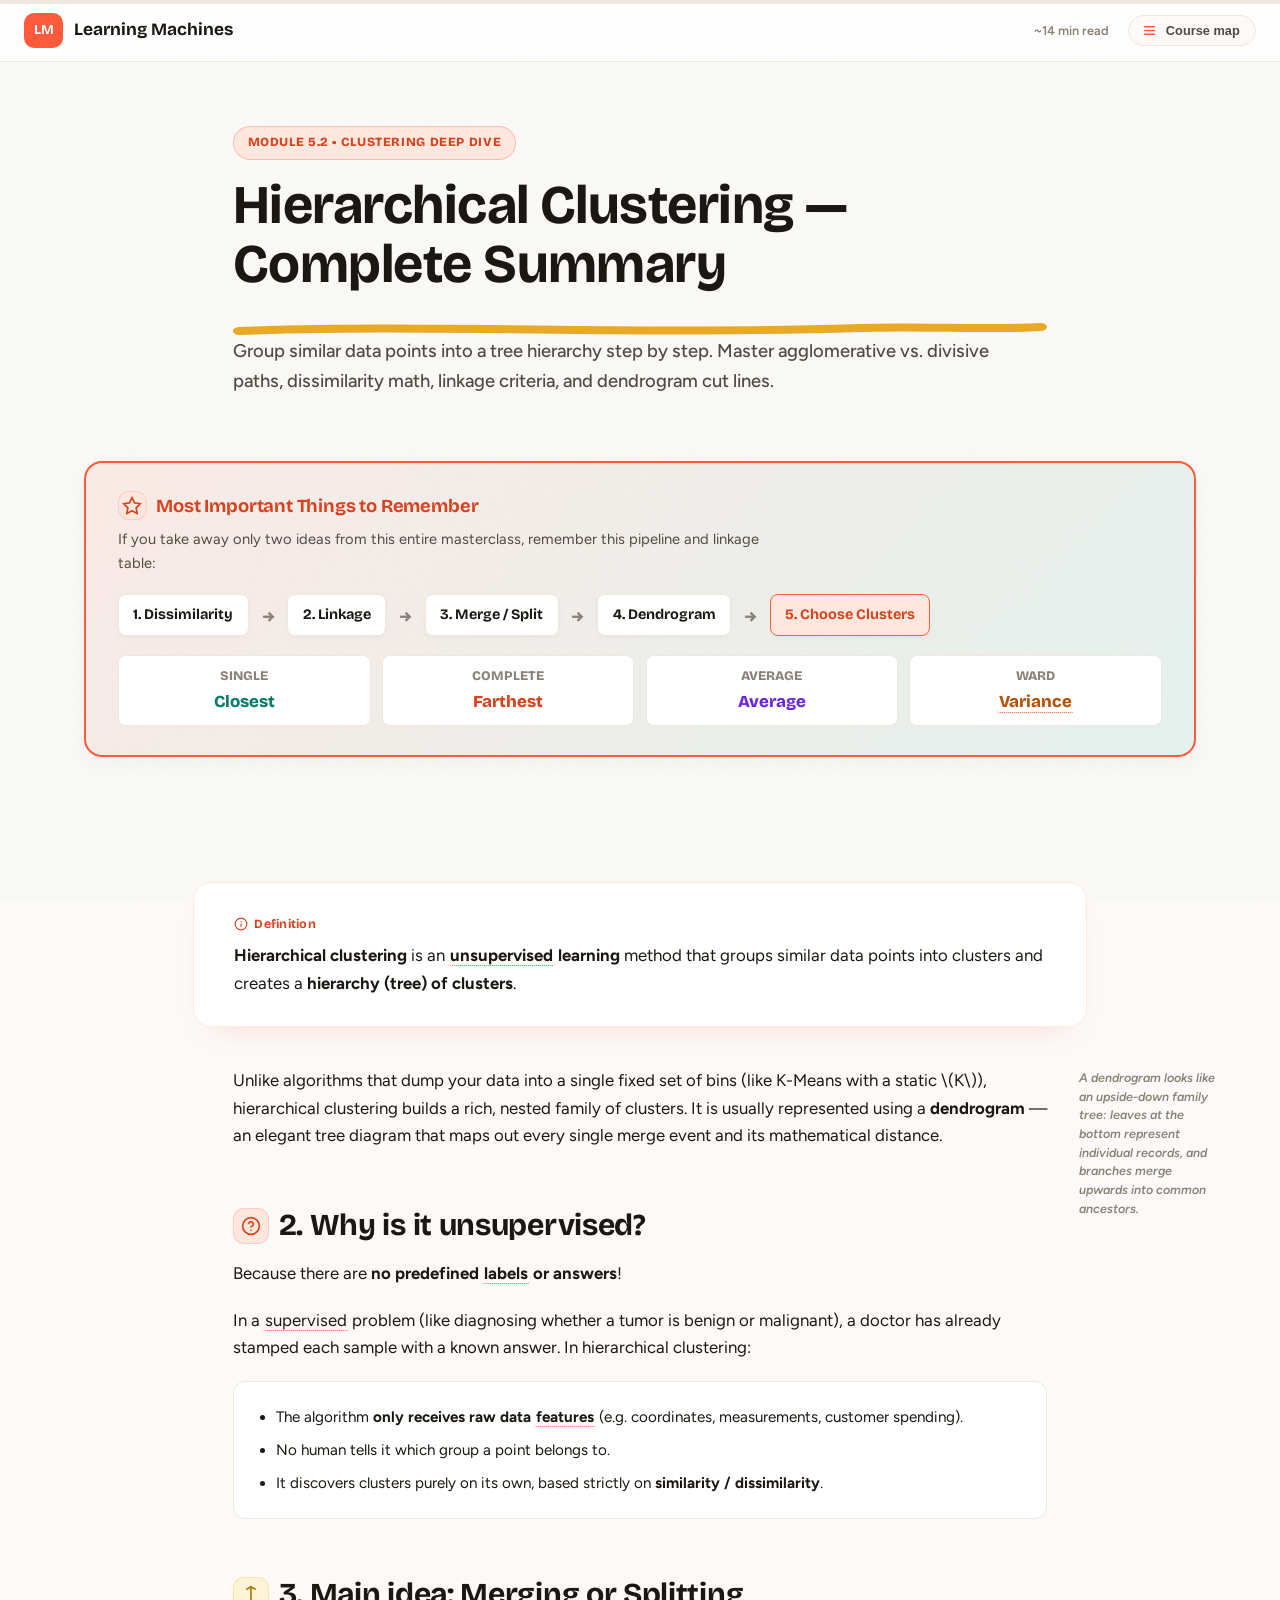
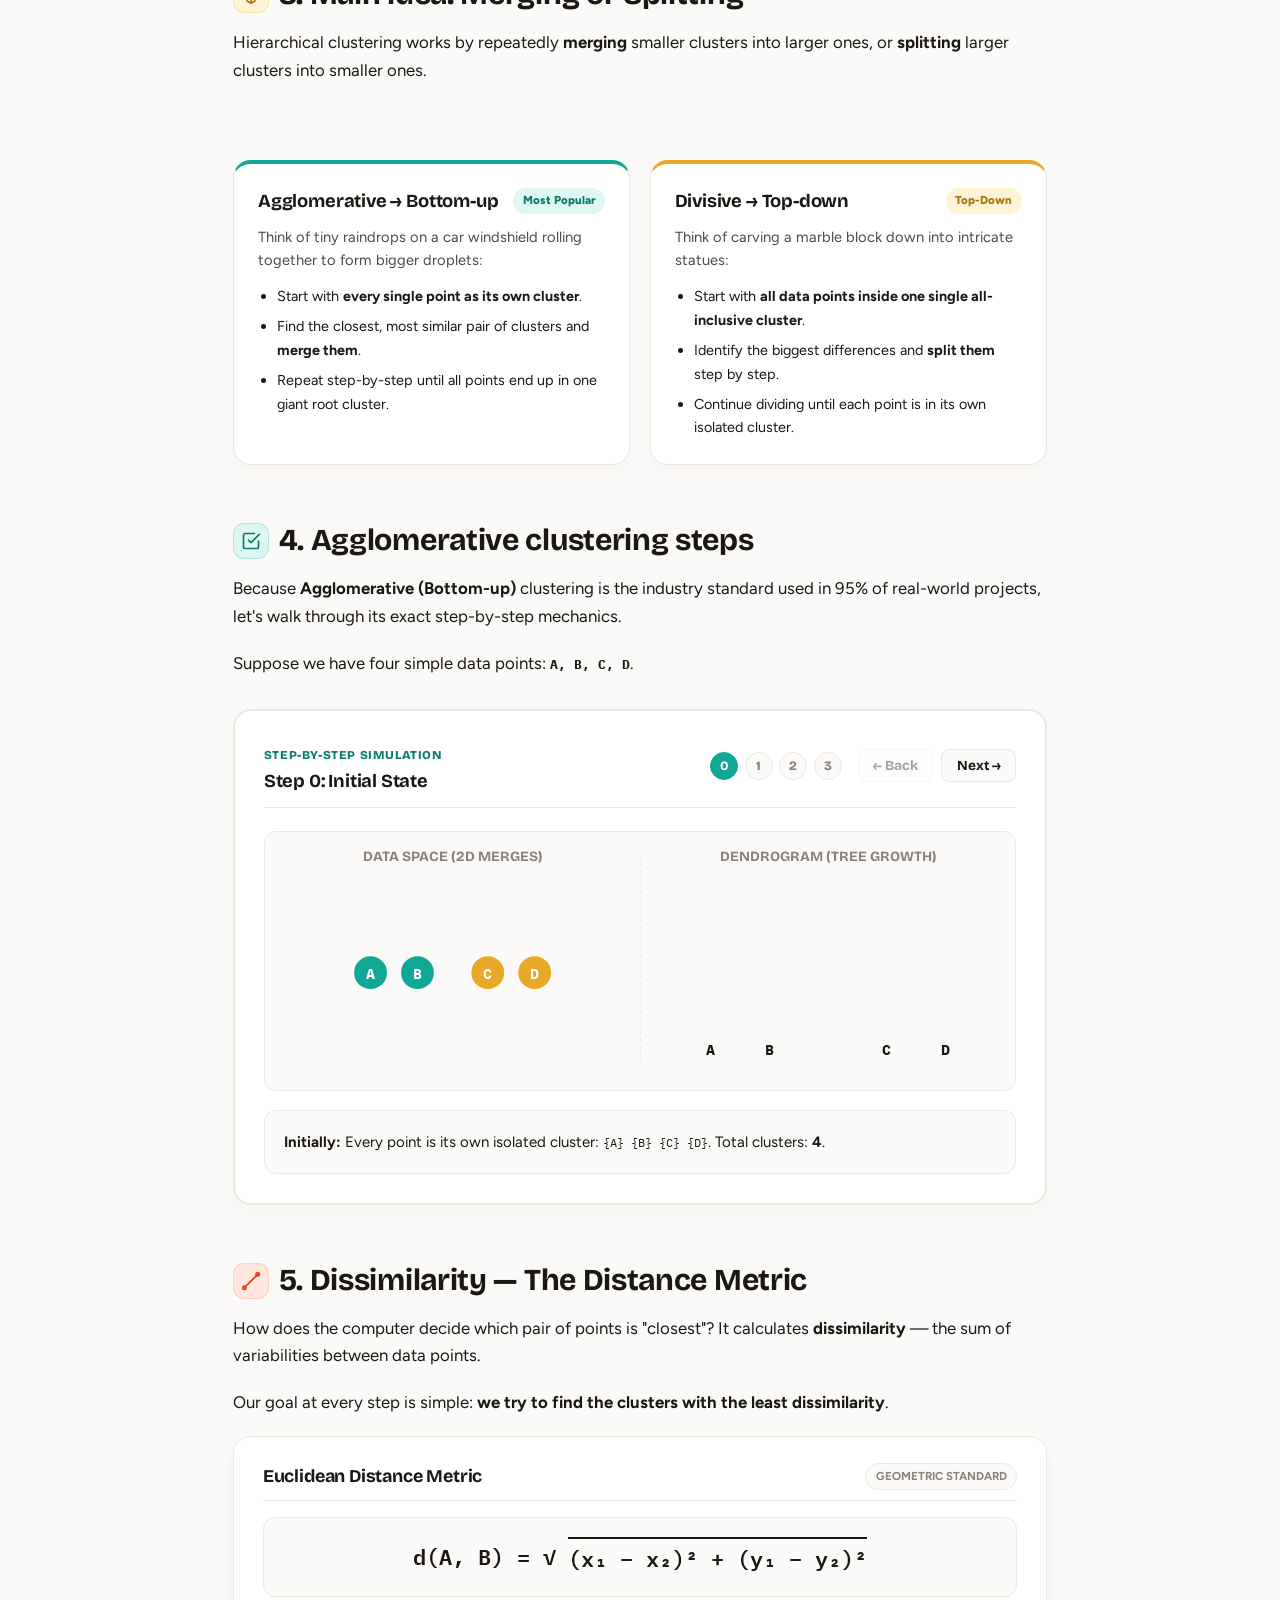
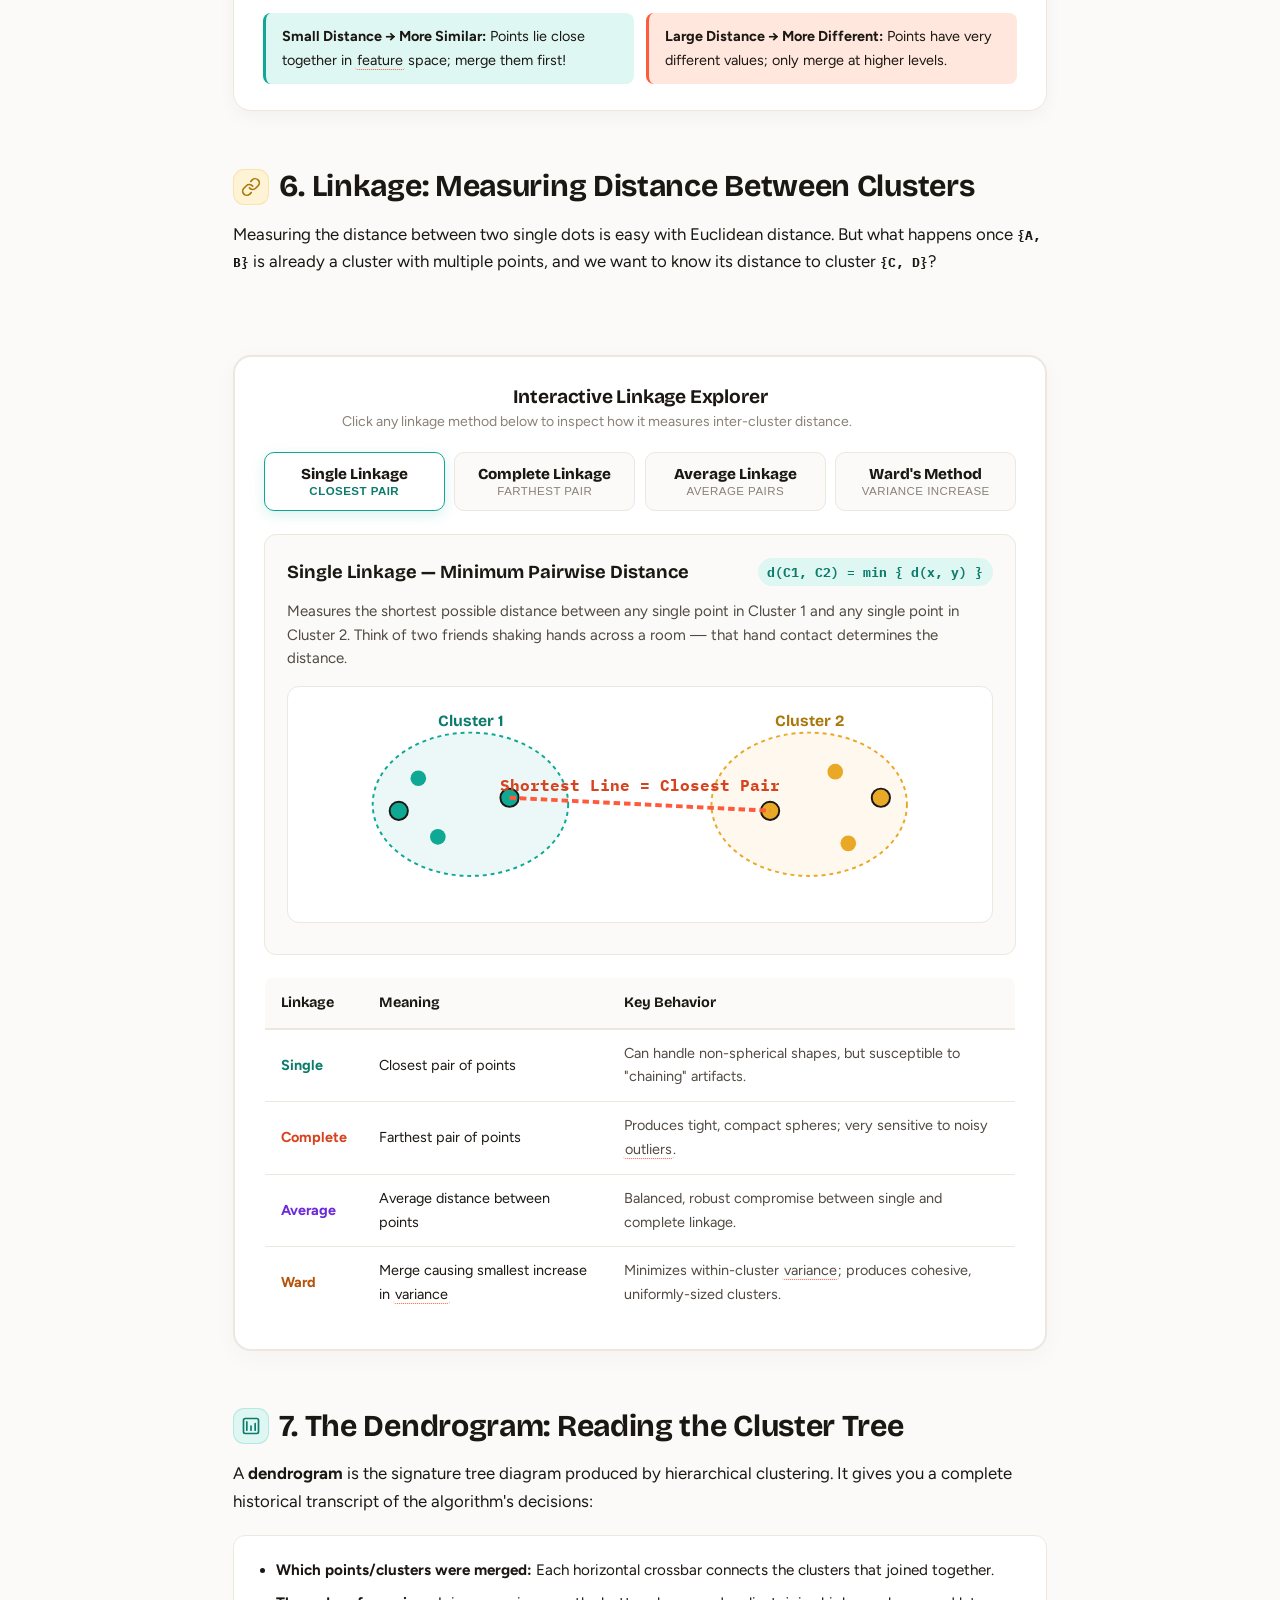
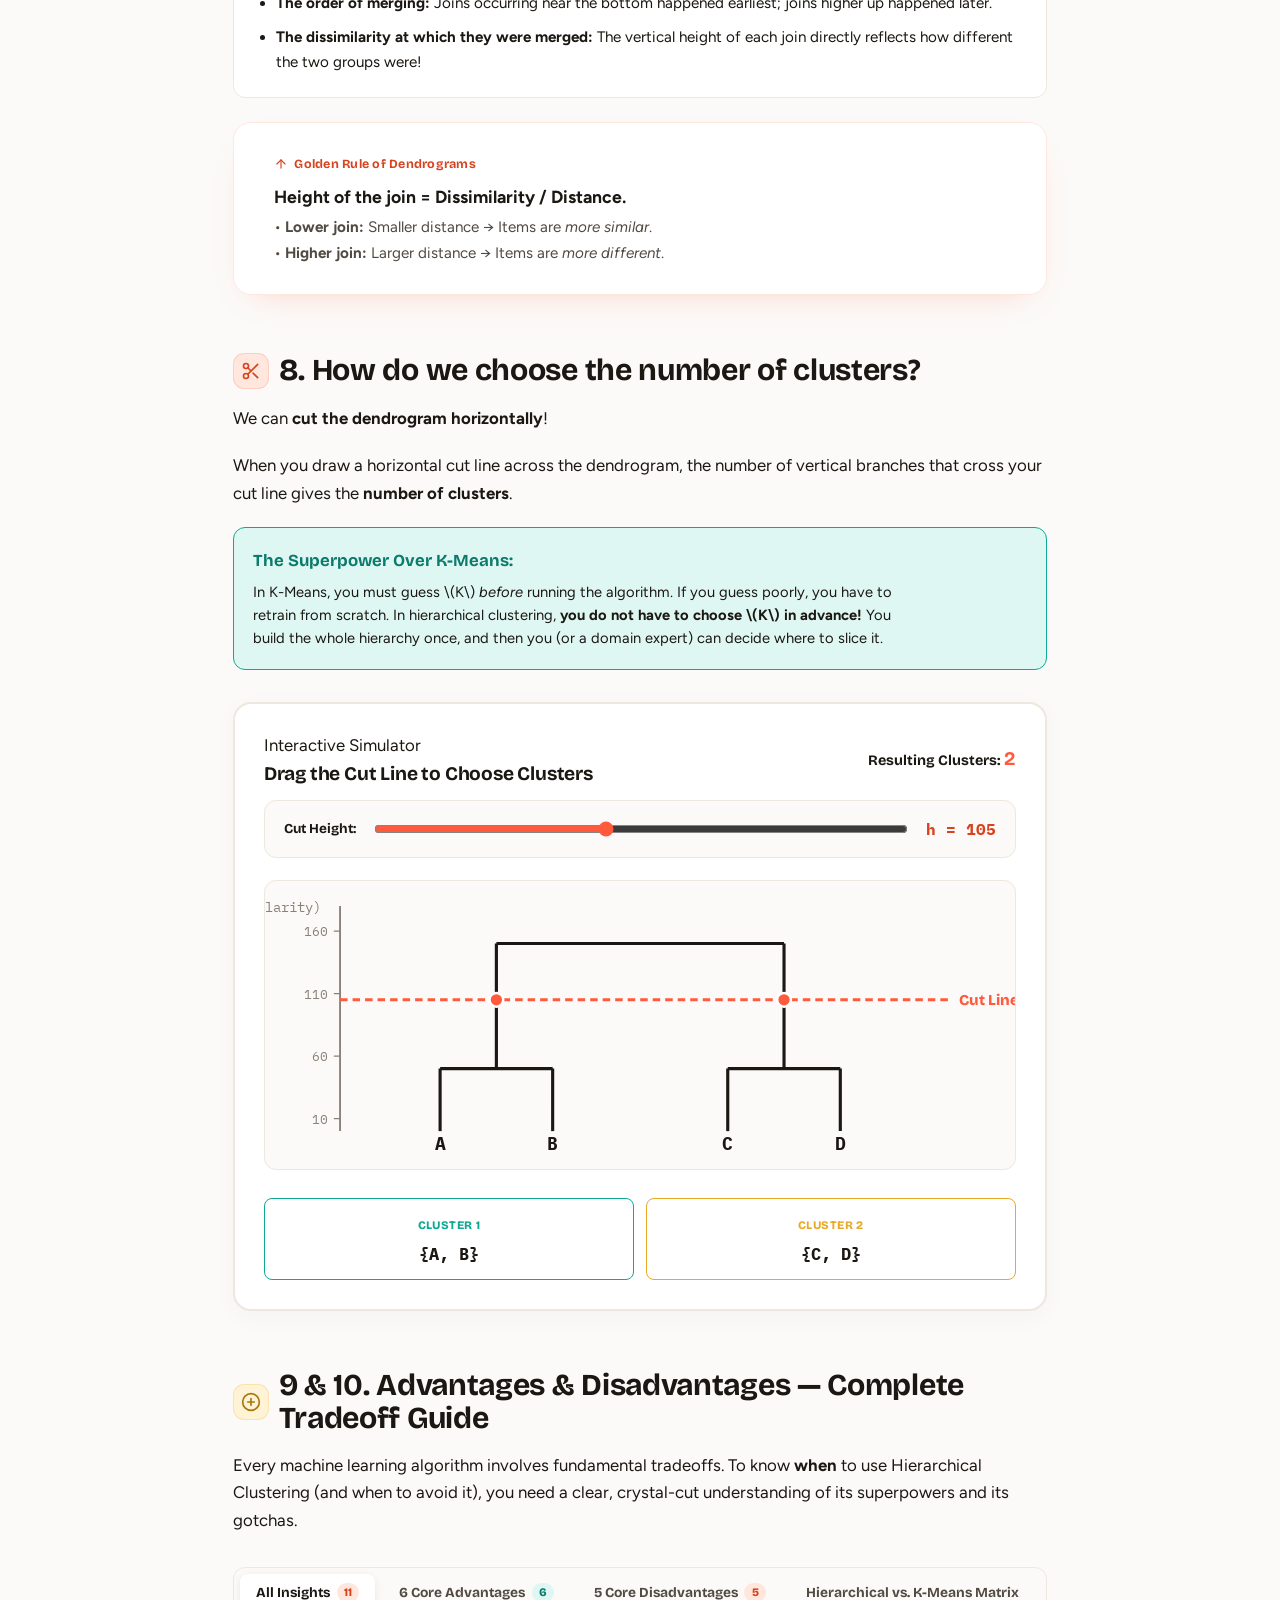
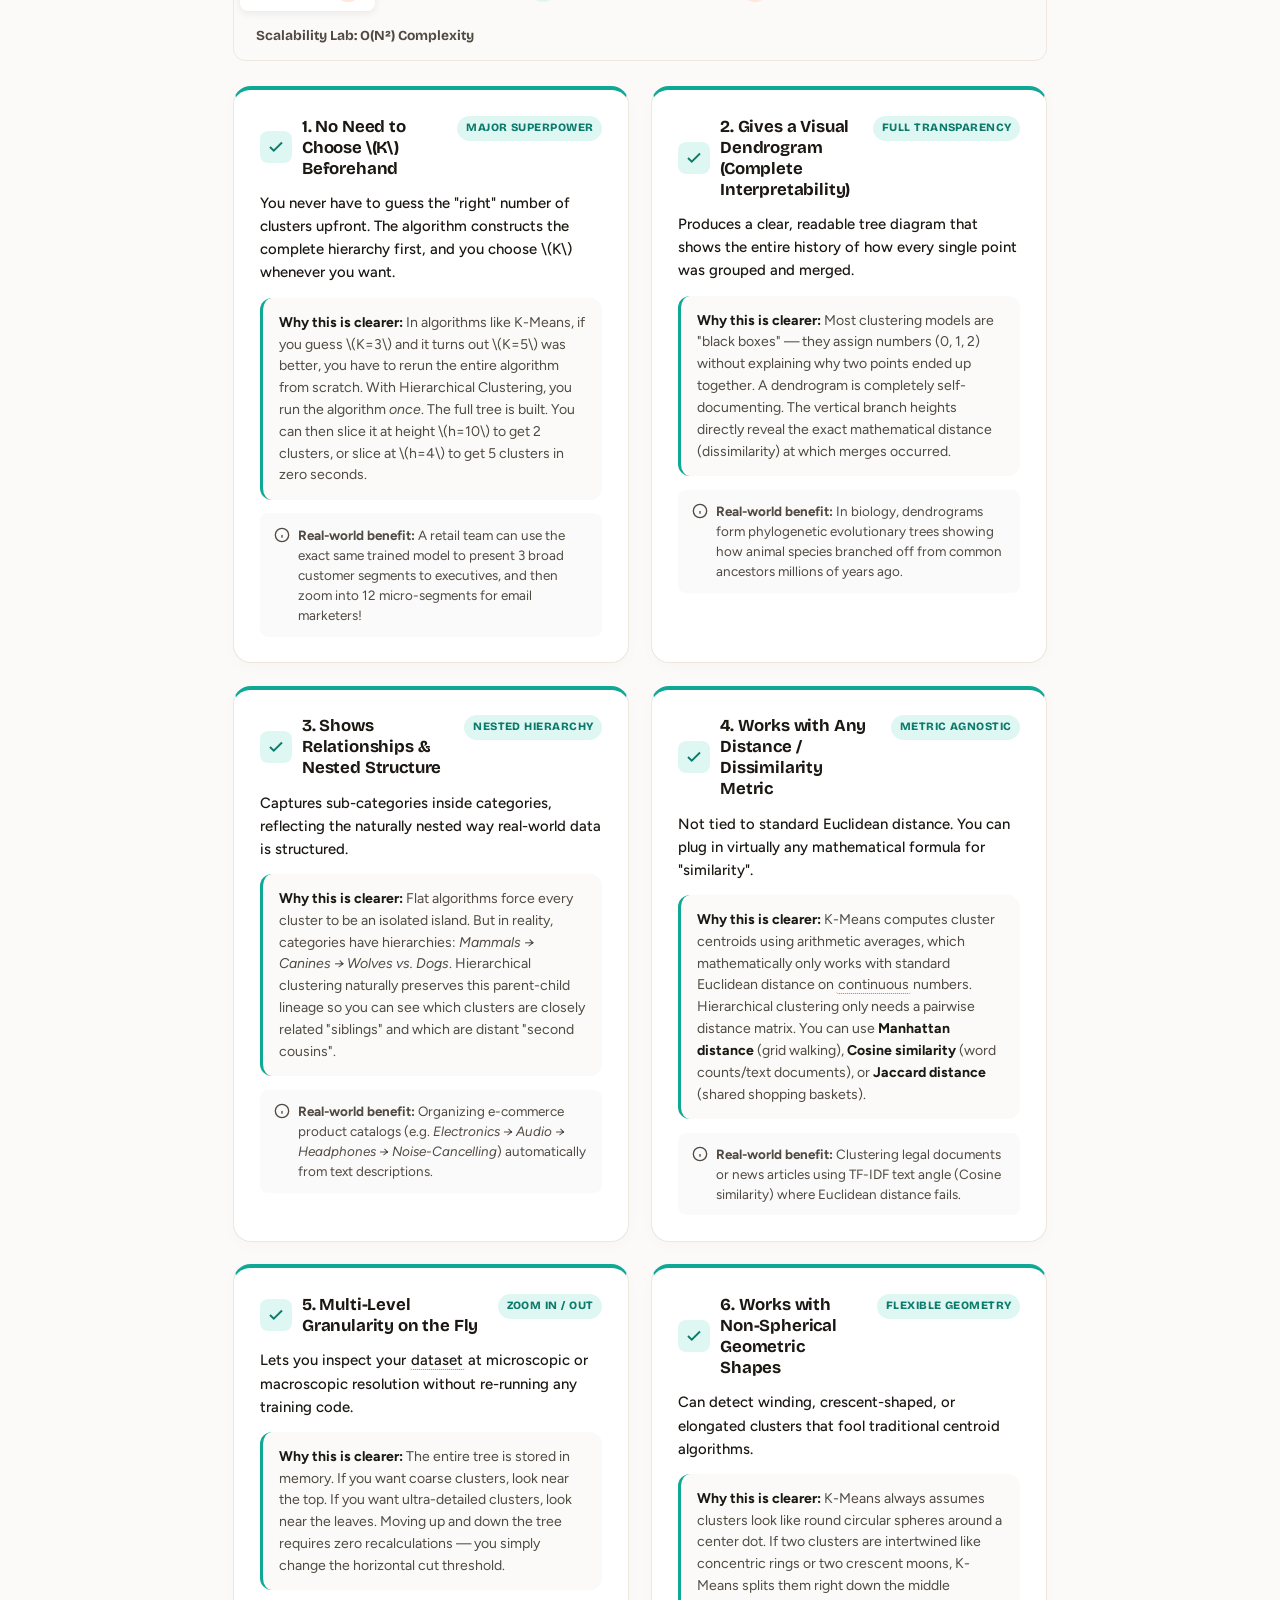
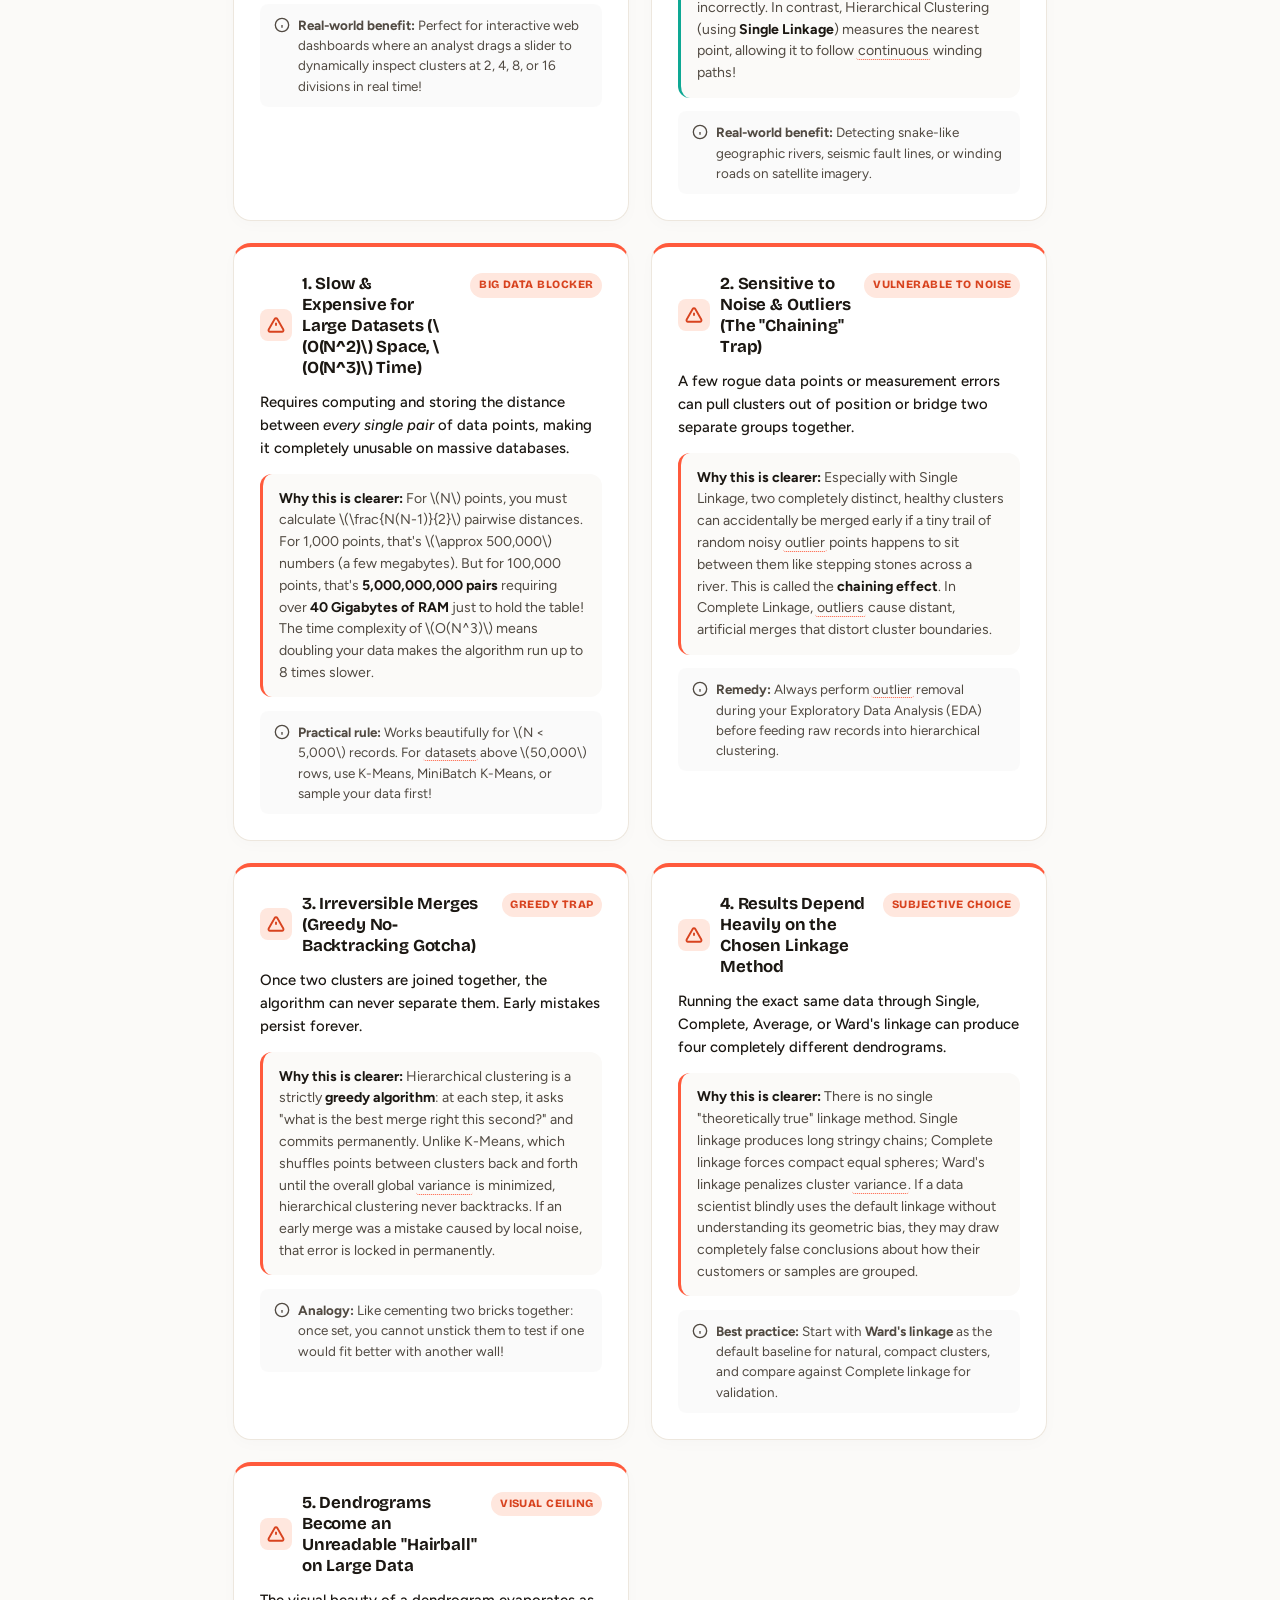
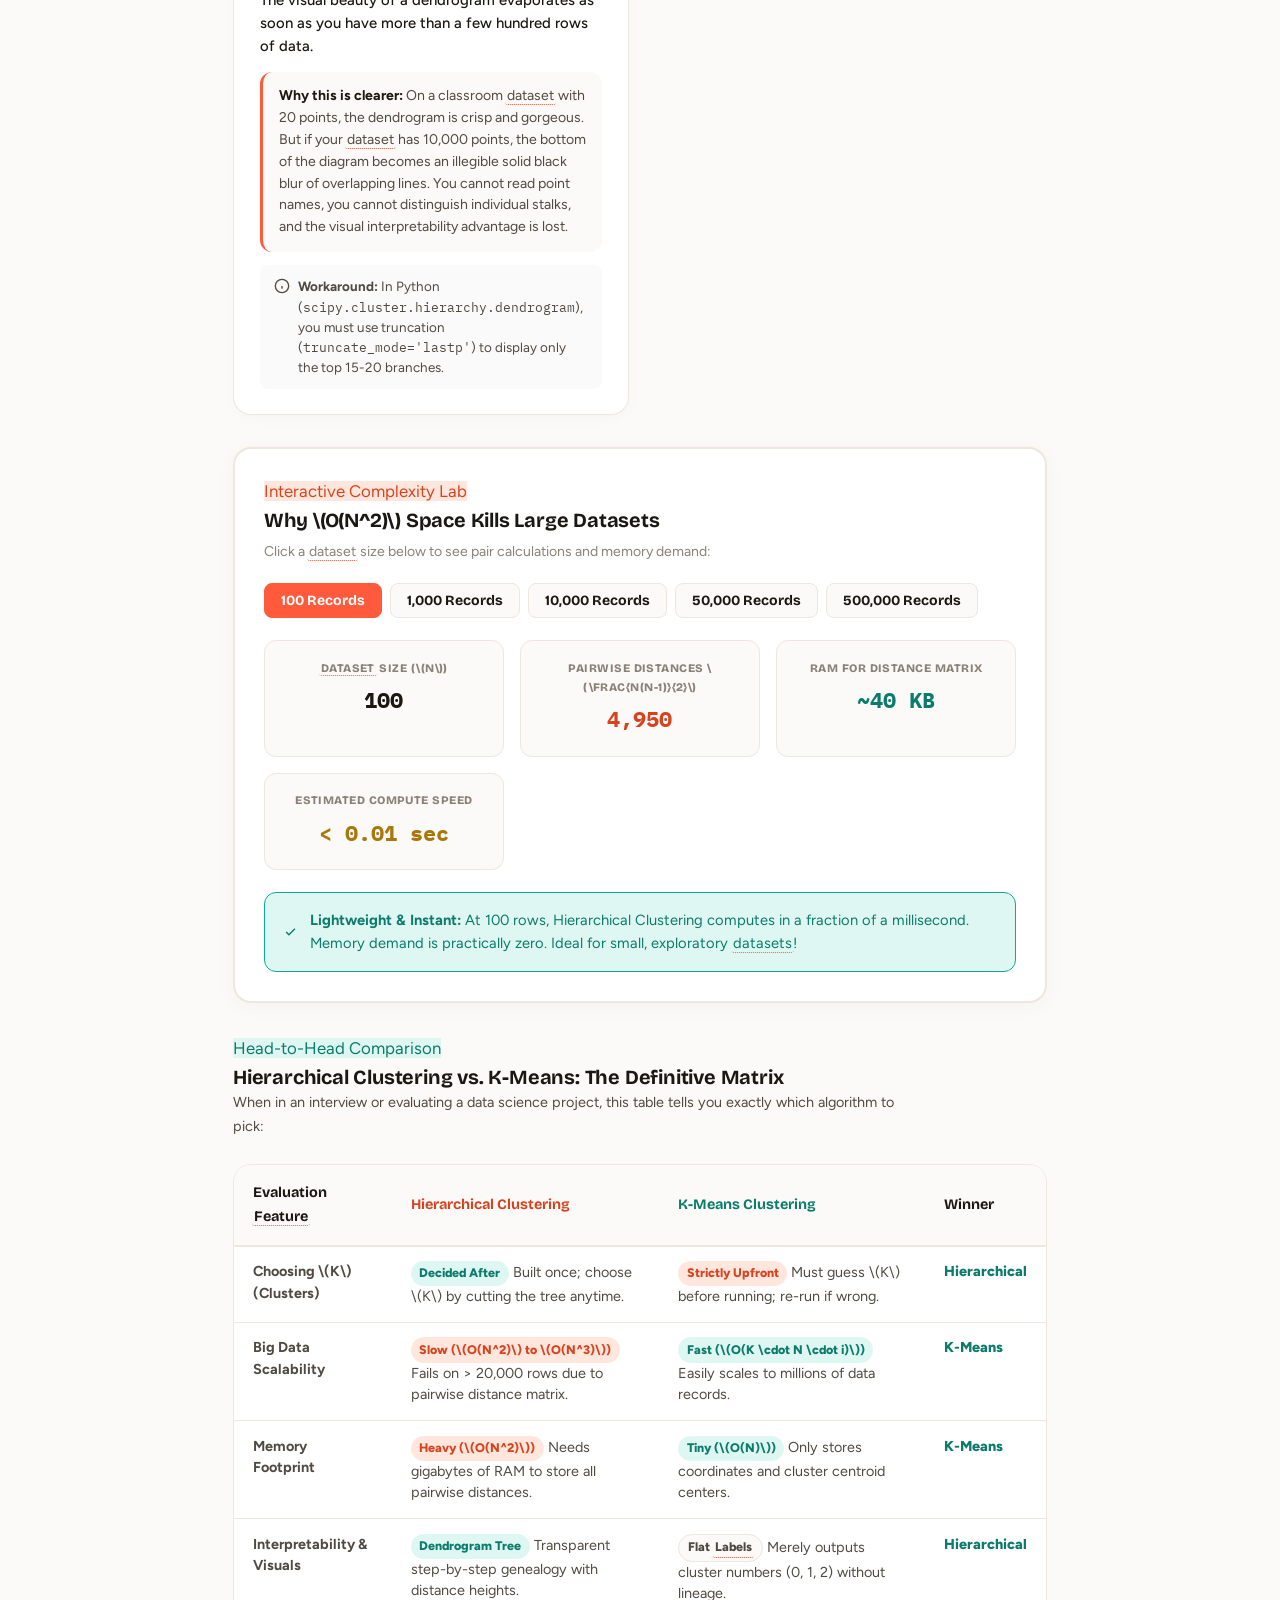
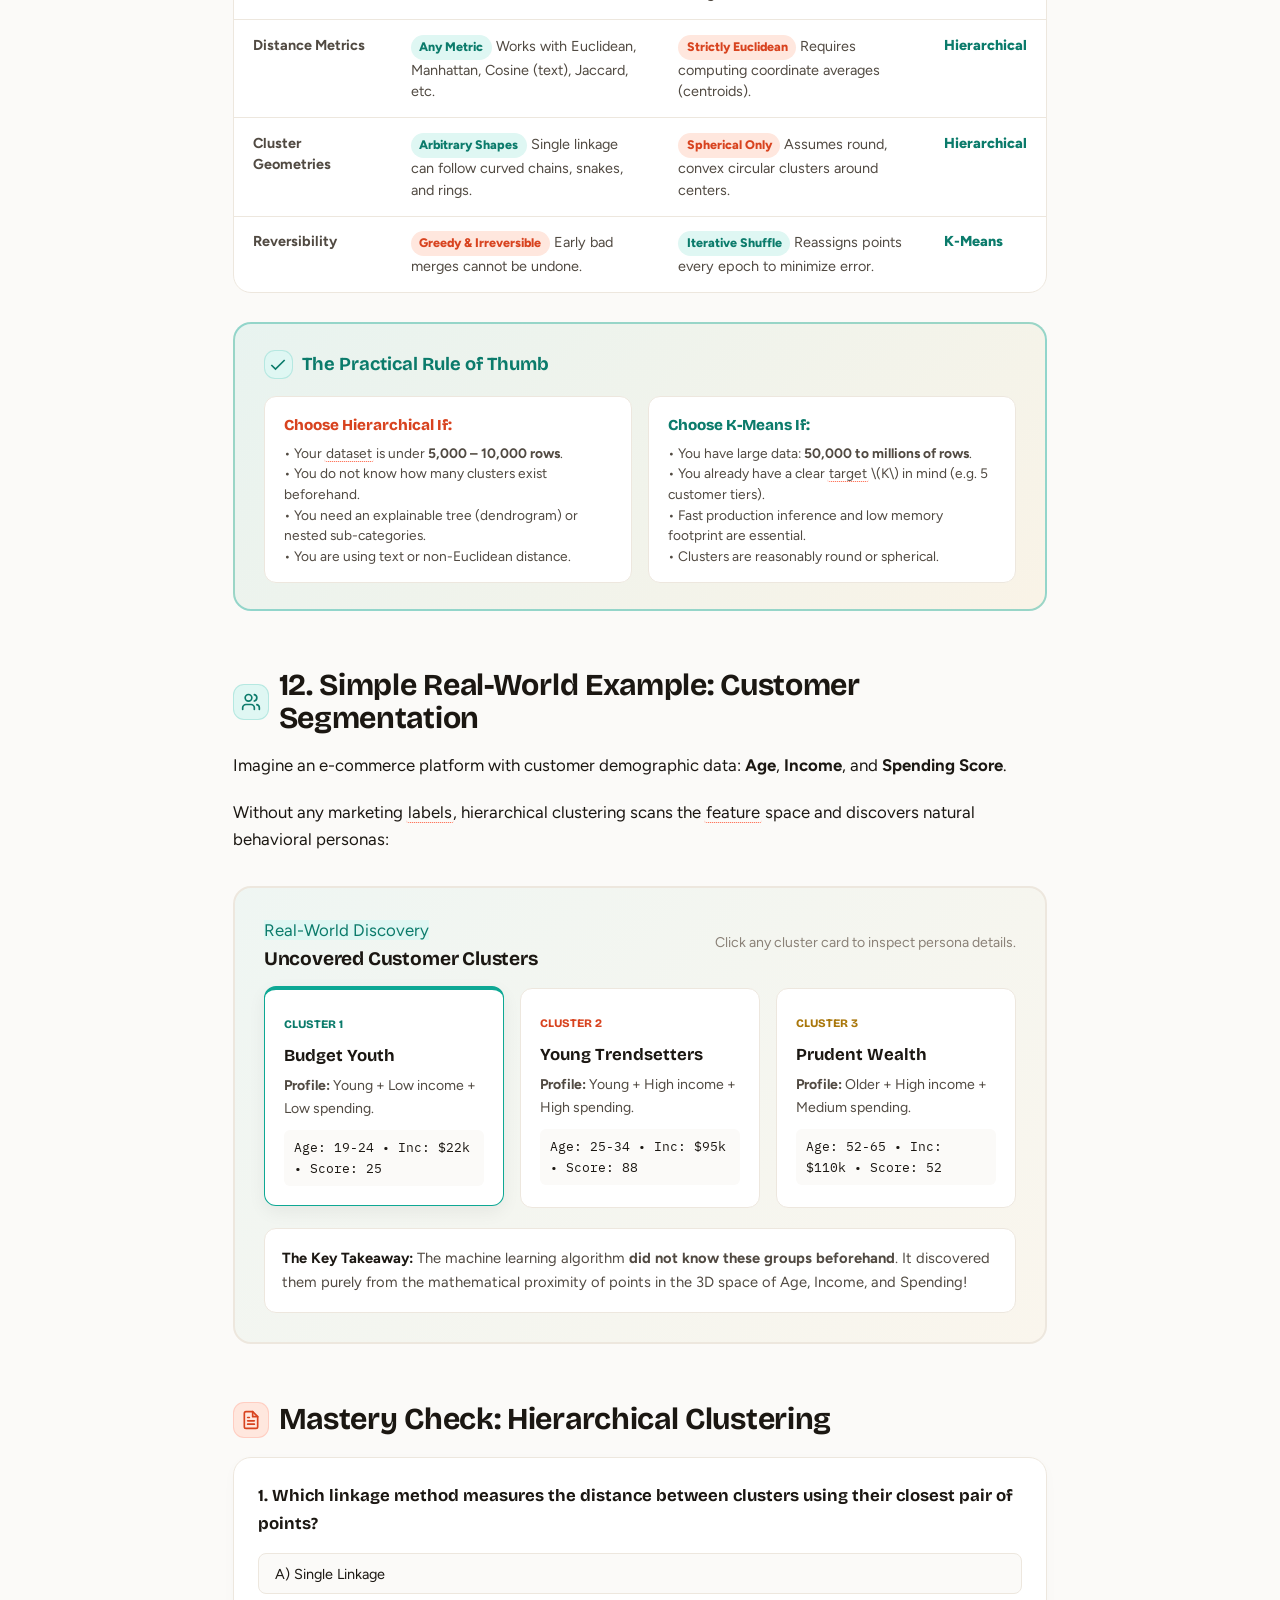
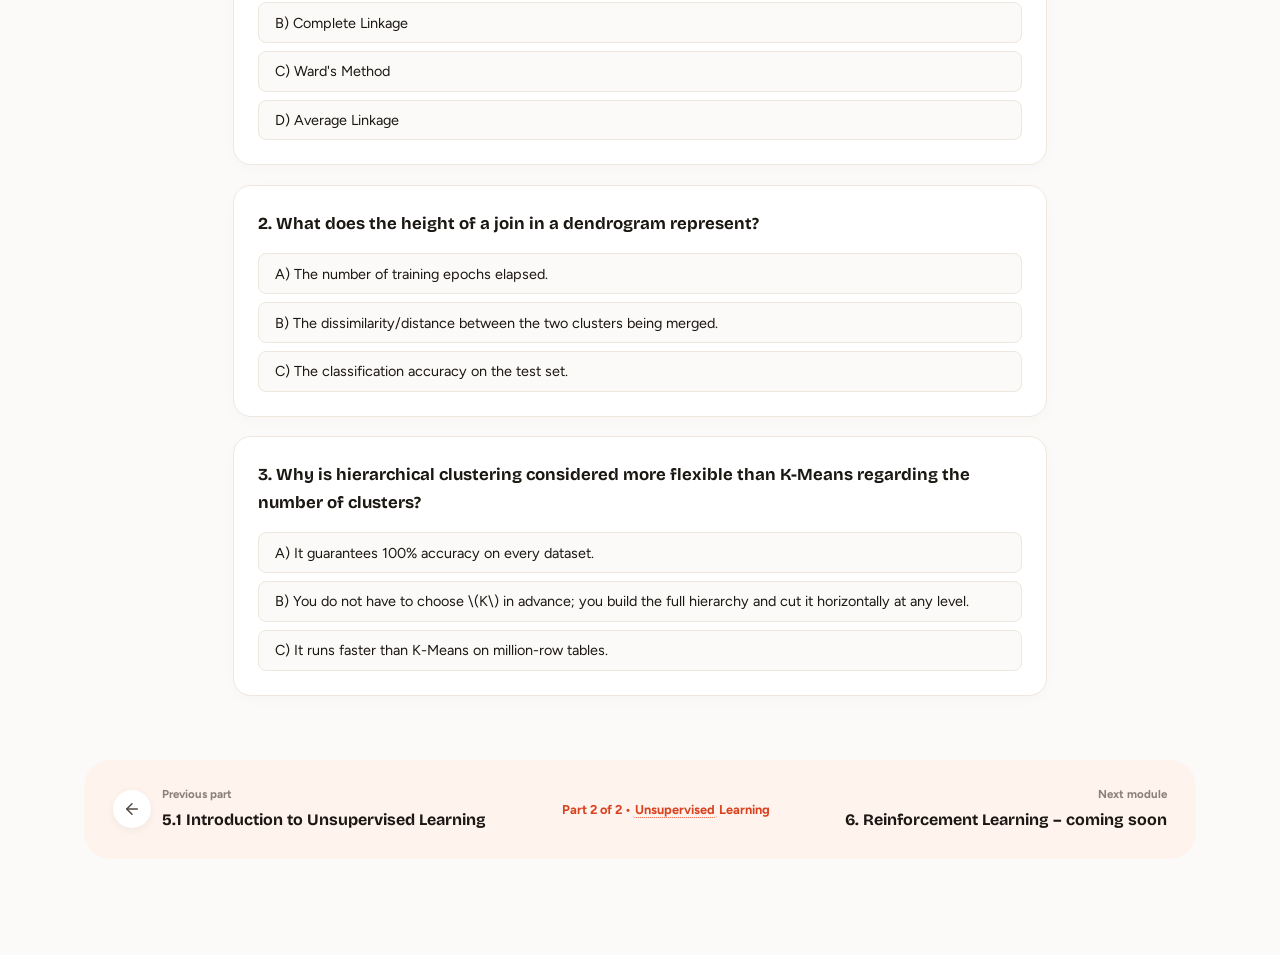
<file: clustering.html>
<!DOCTYPE html>
<html lang="en">
<head>
<meta charset="UTF-8">
<meta http-equiv="refresh" content="0; url=hierarchical-clustering.html">
<title>Redirecting to Hierarchical Clustering...</title>
<script>window.location.replace("hierarchical-clustering.html");</script>
</head>
<body style="font-family: sans-serif; padding: 2rem; text-align: center;">
<p>Redirecting to <a href="hierarchical-clustering.html">Hierarchical Clustering</a>...</p>
</body>
</html>
</file>
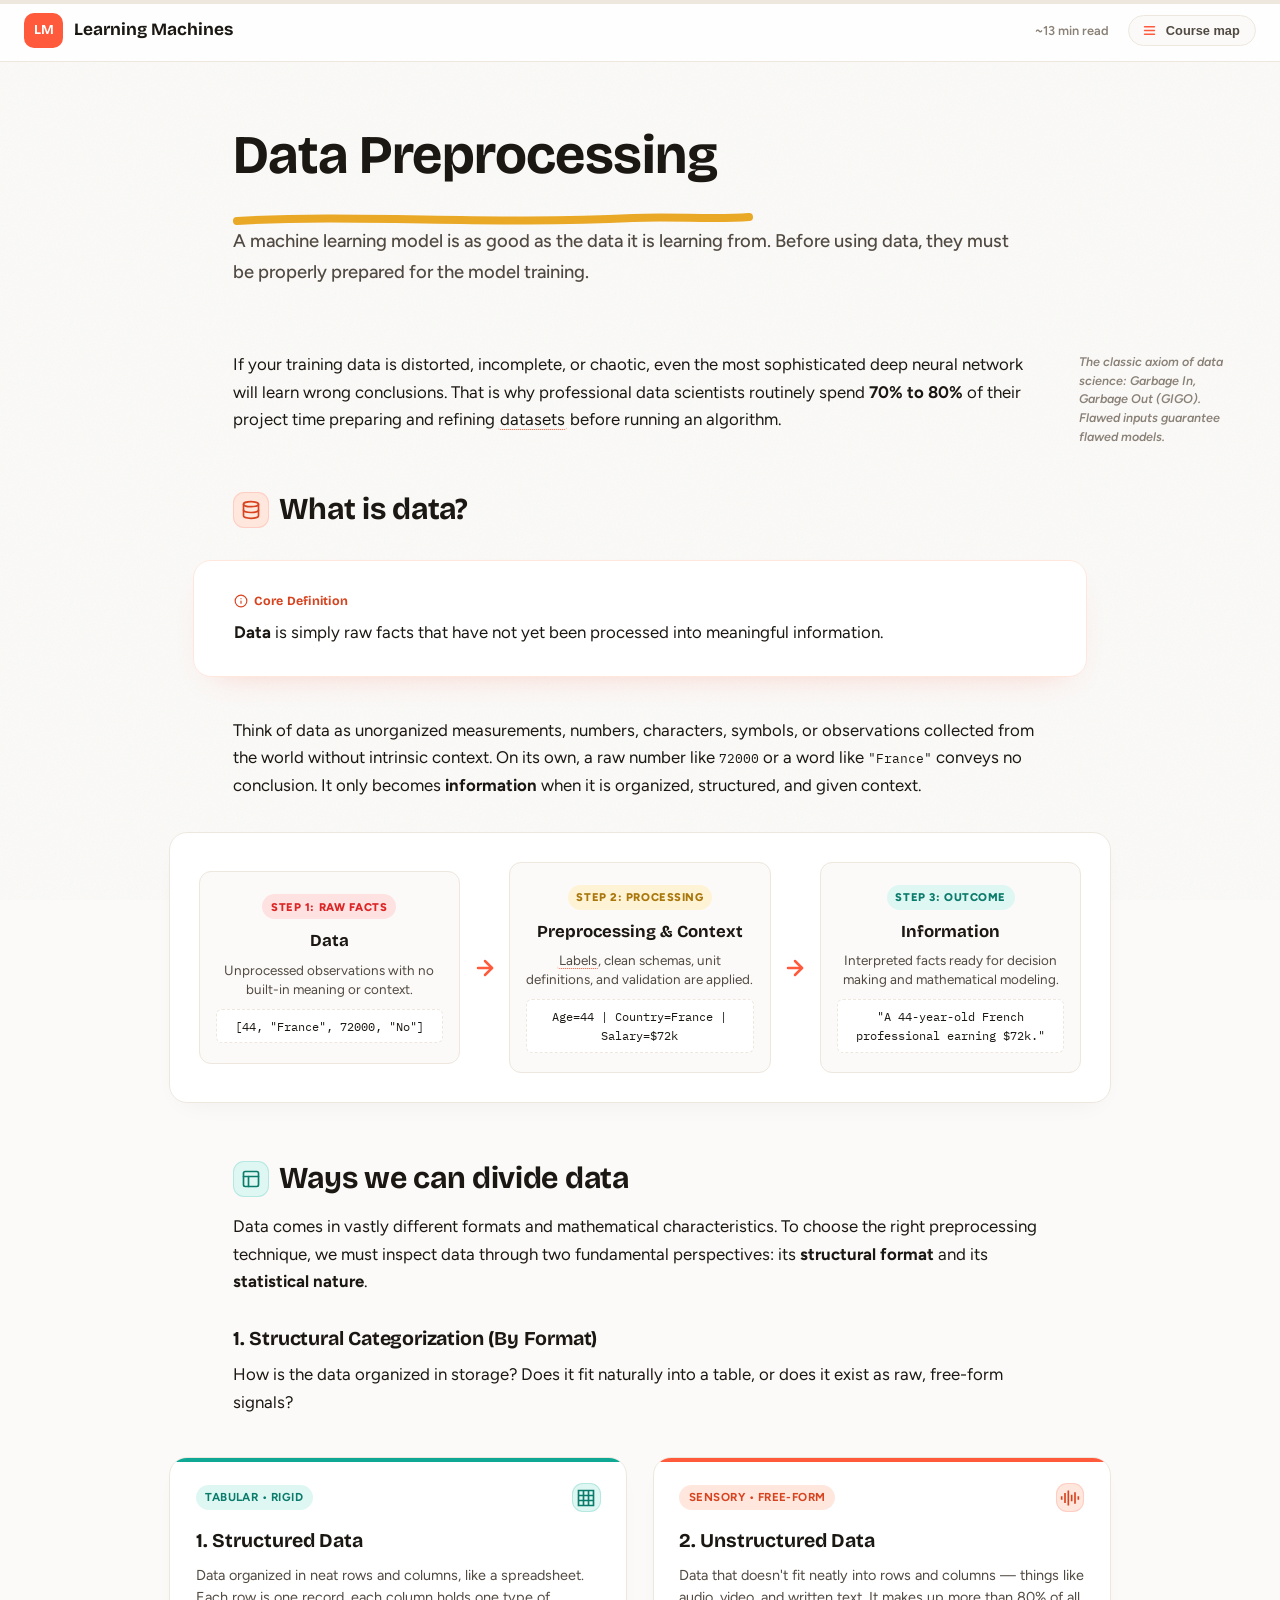
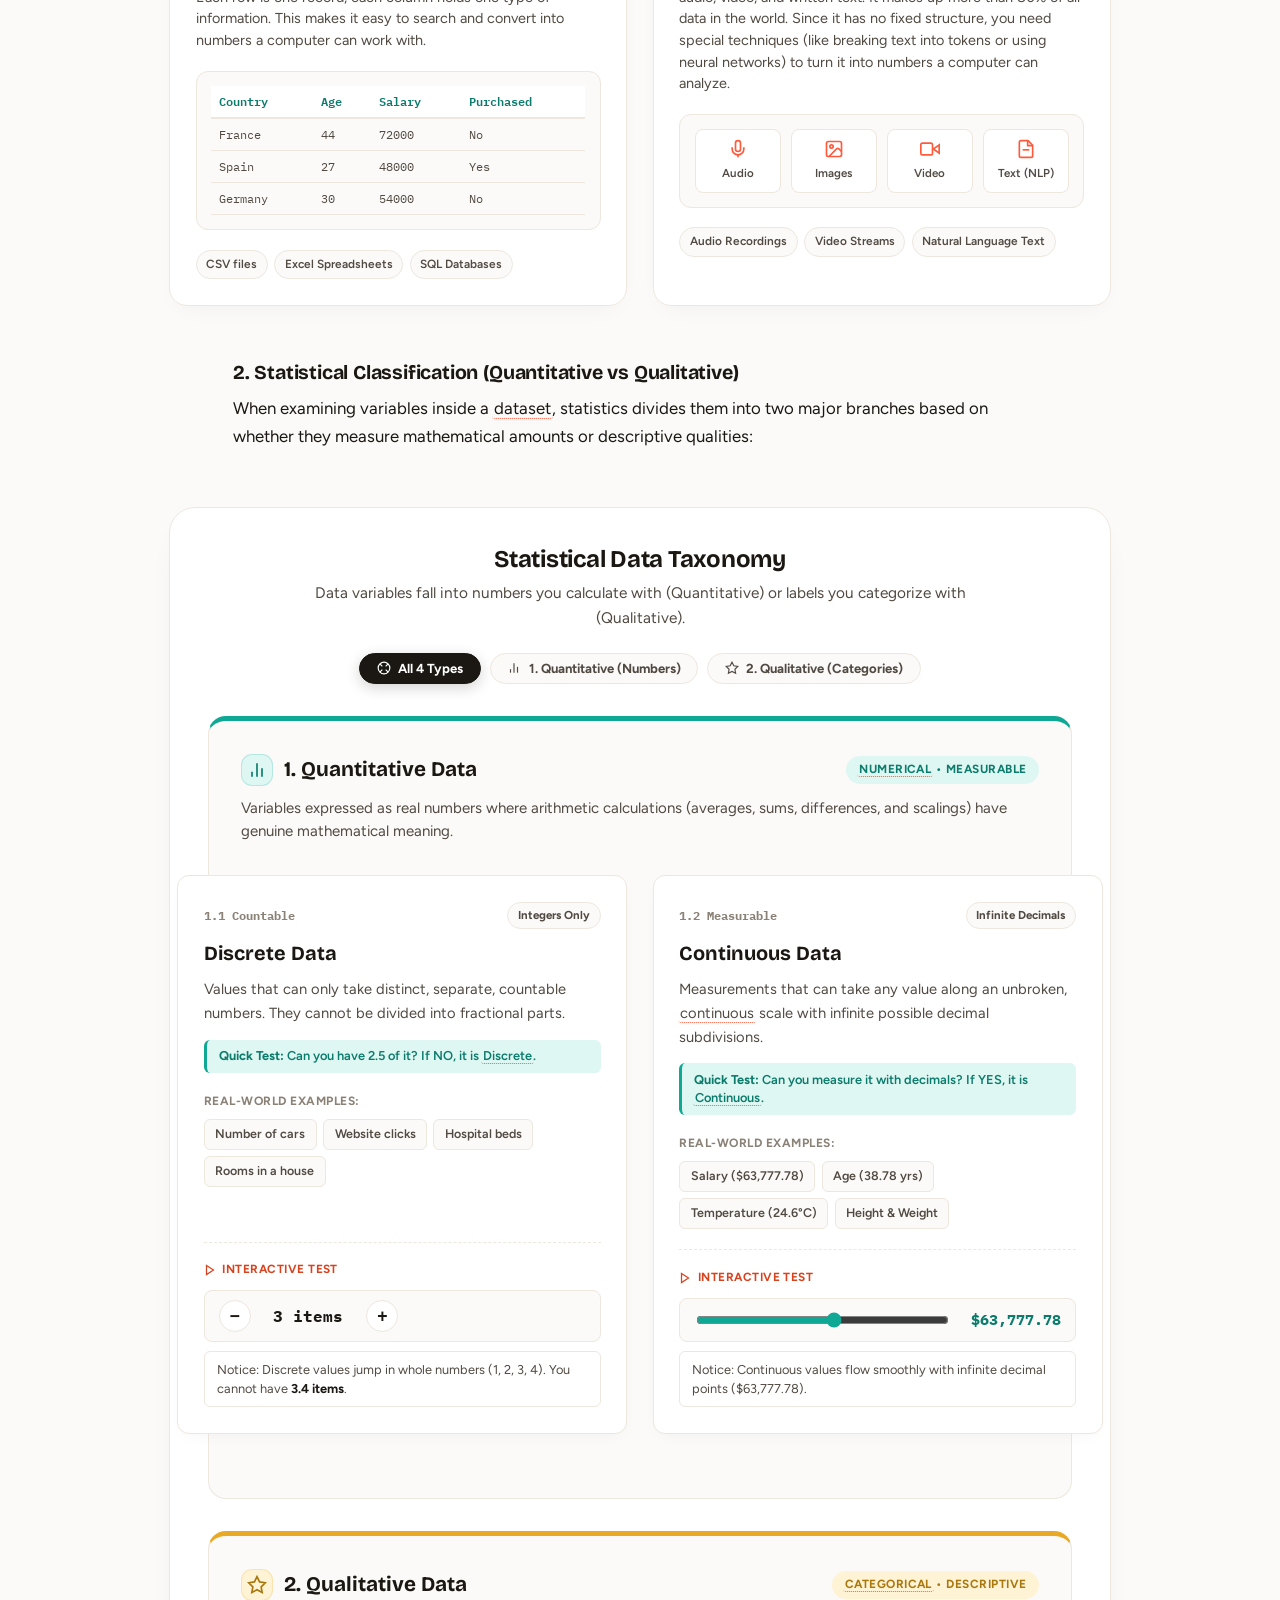
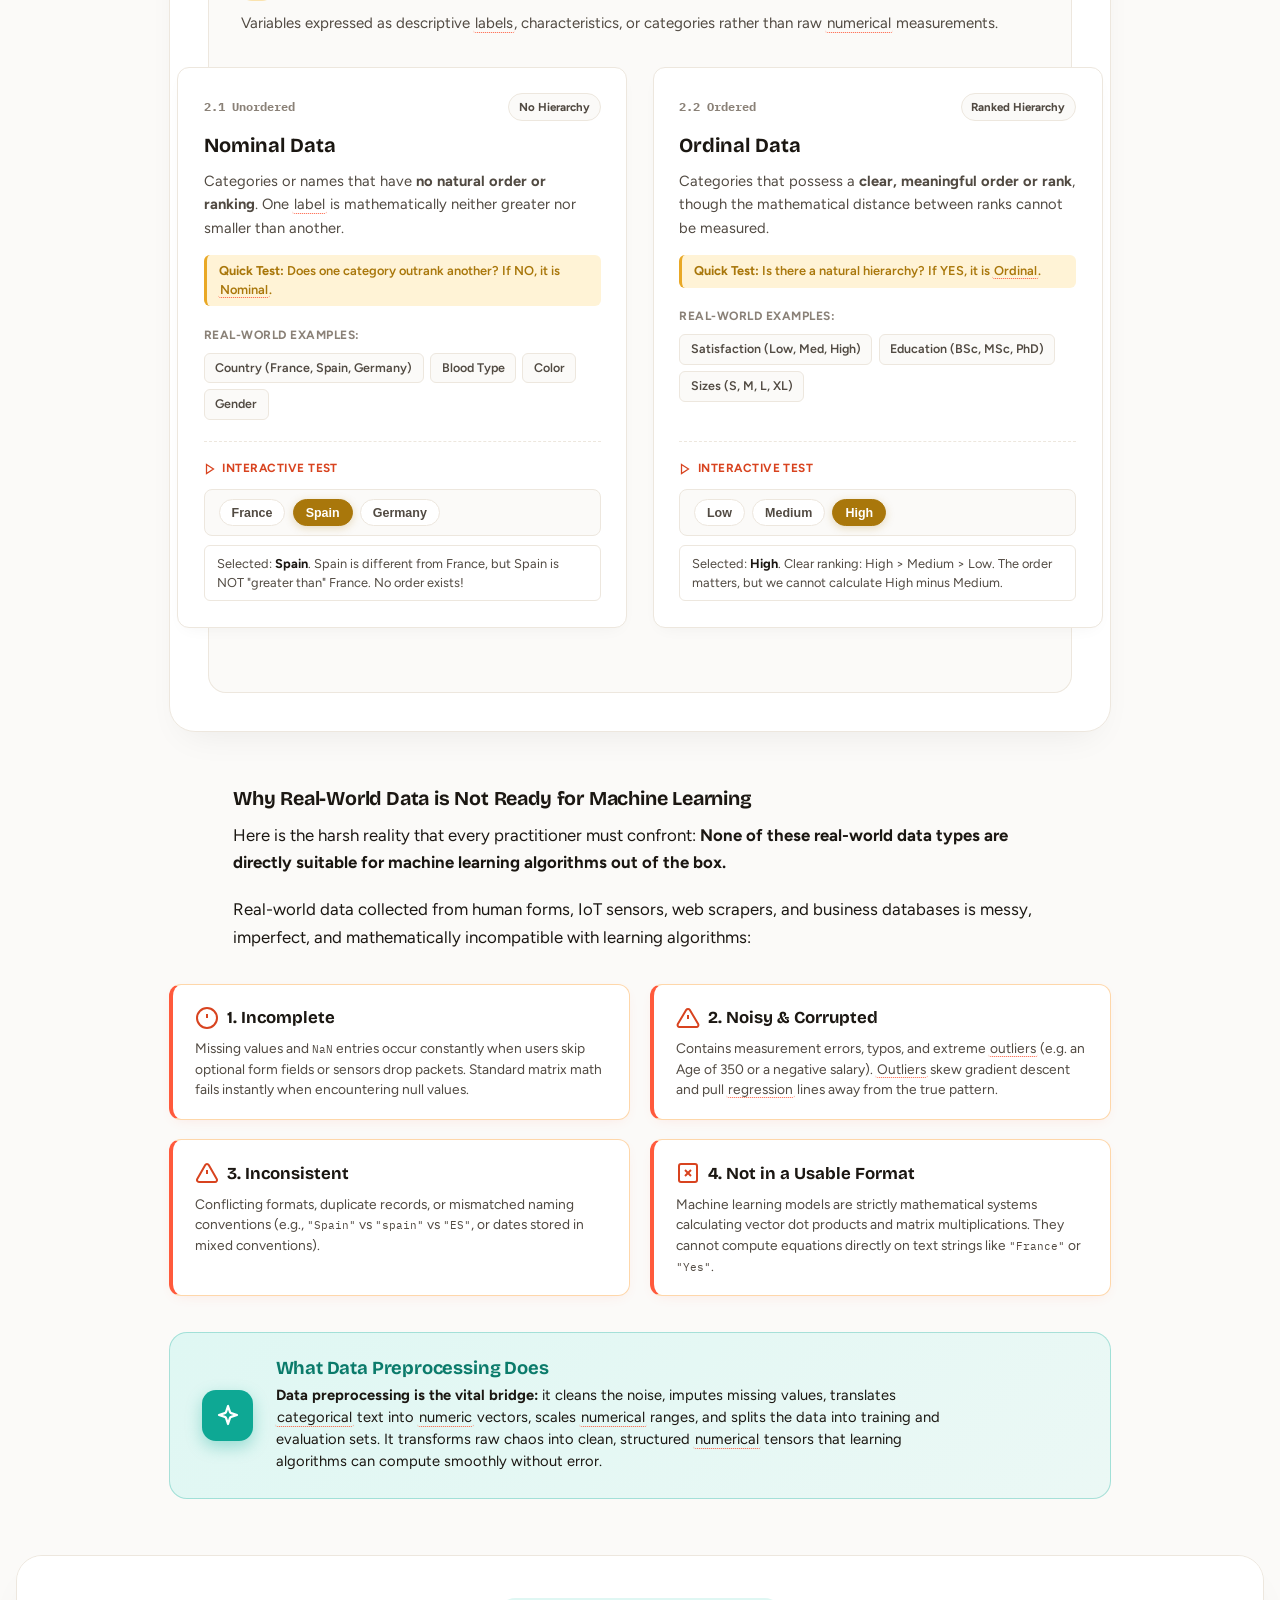
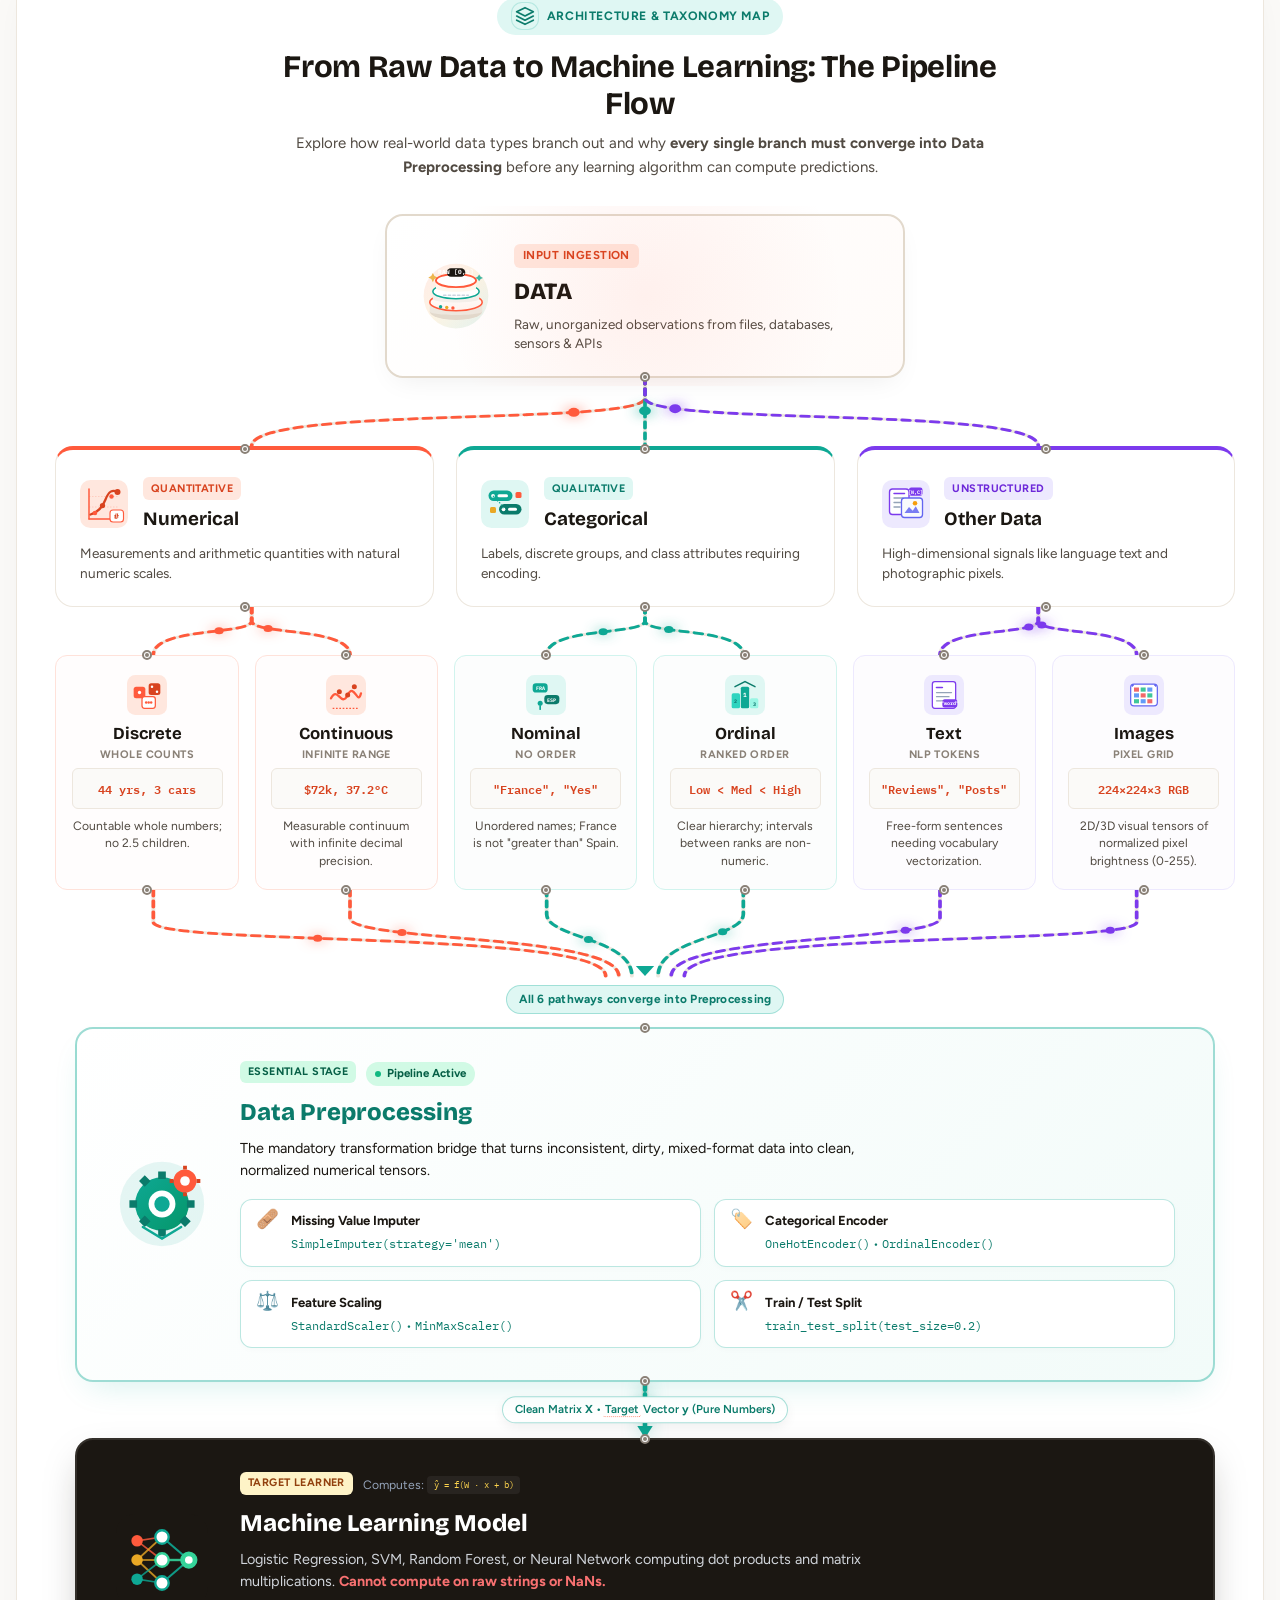
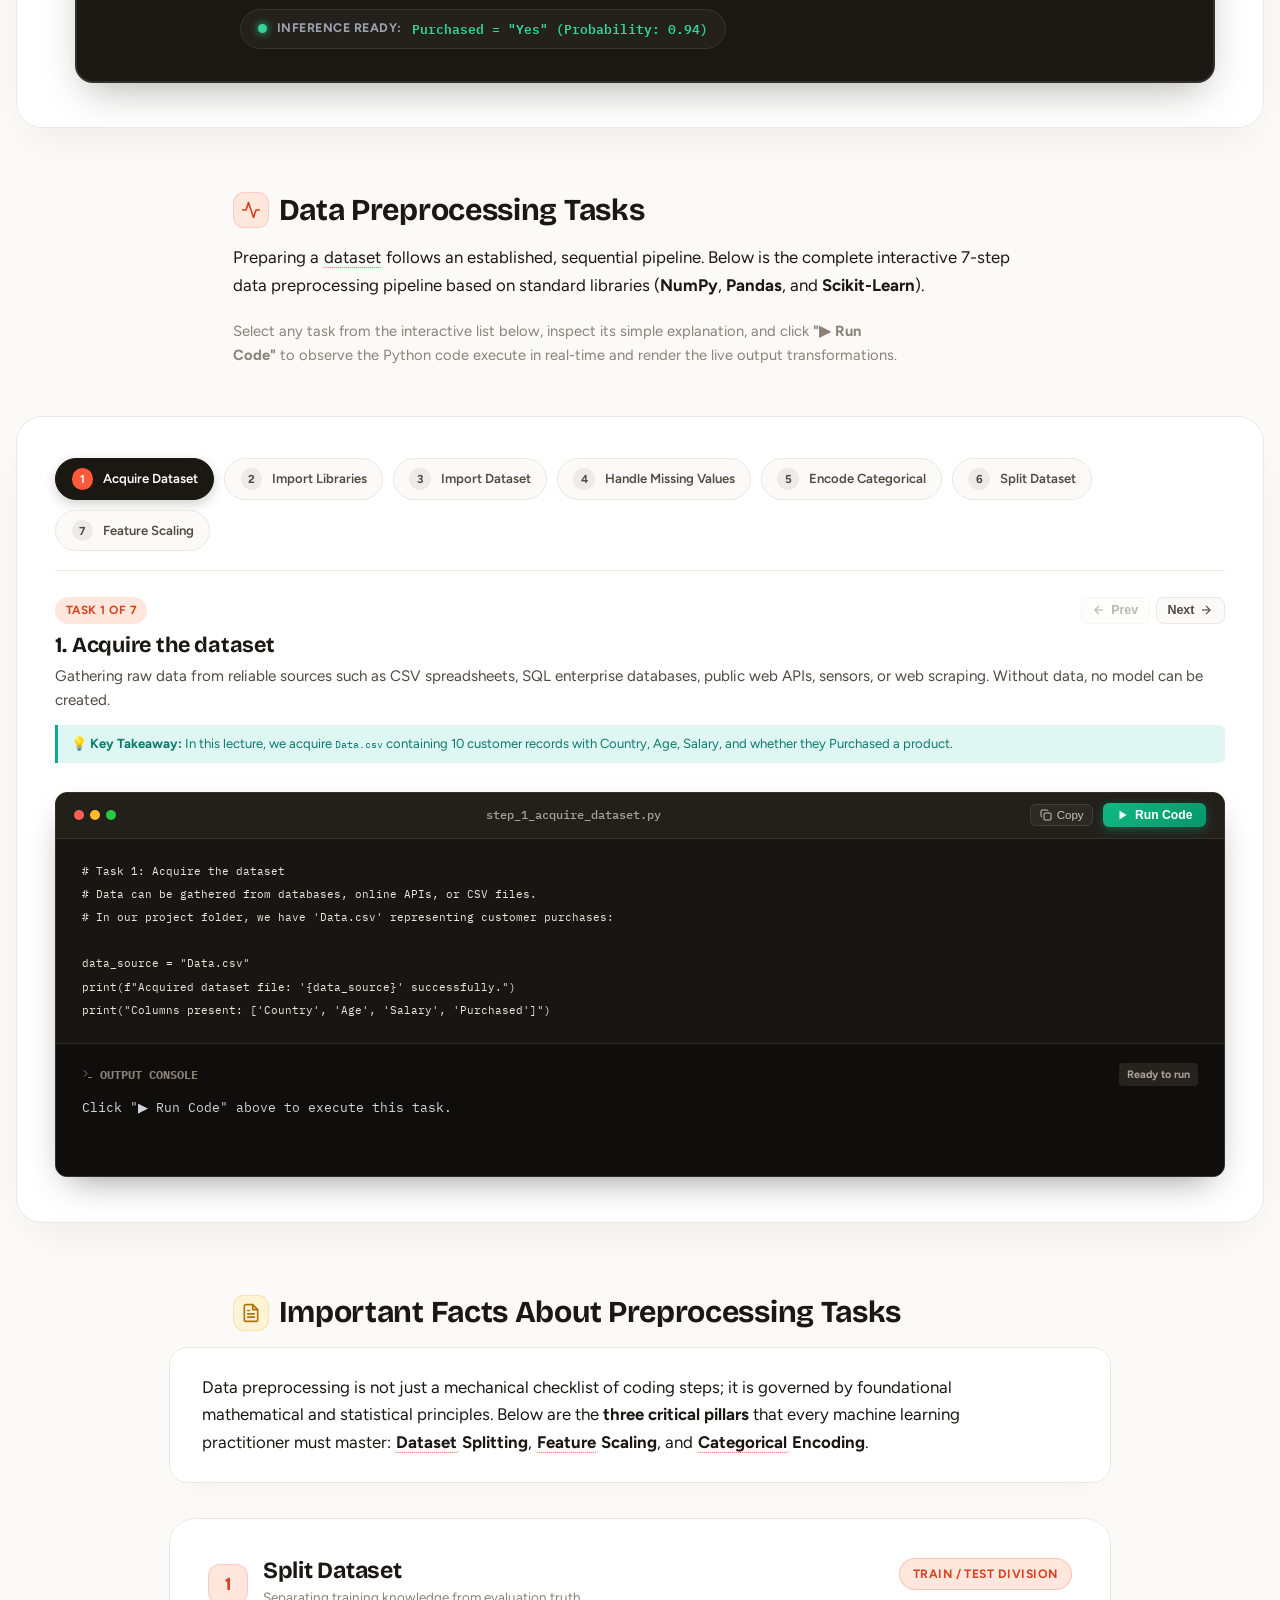
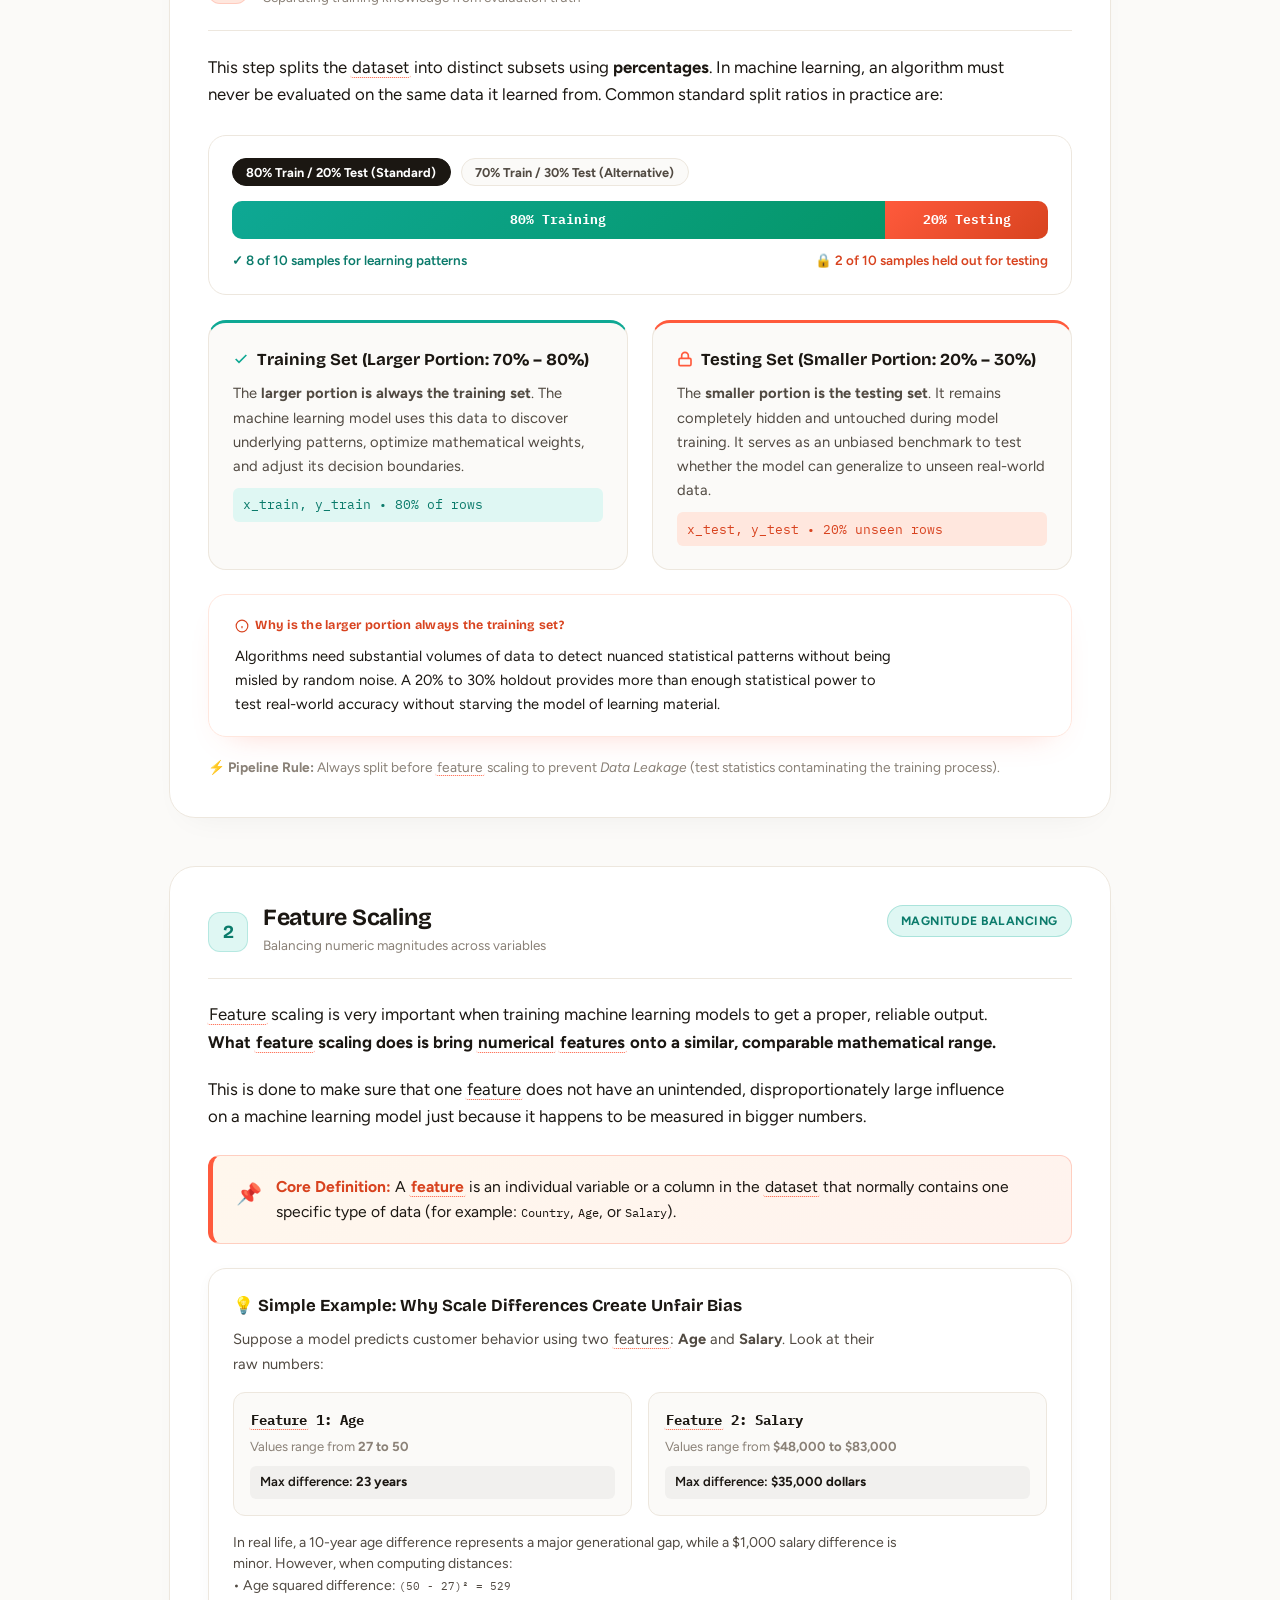
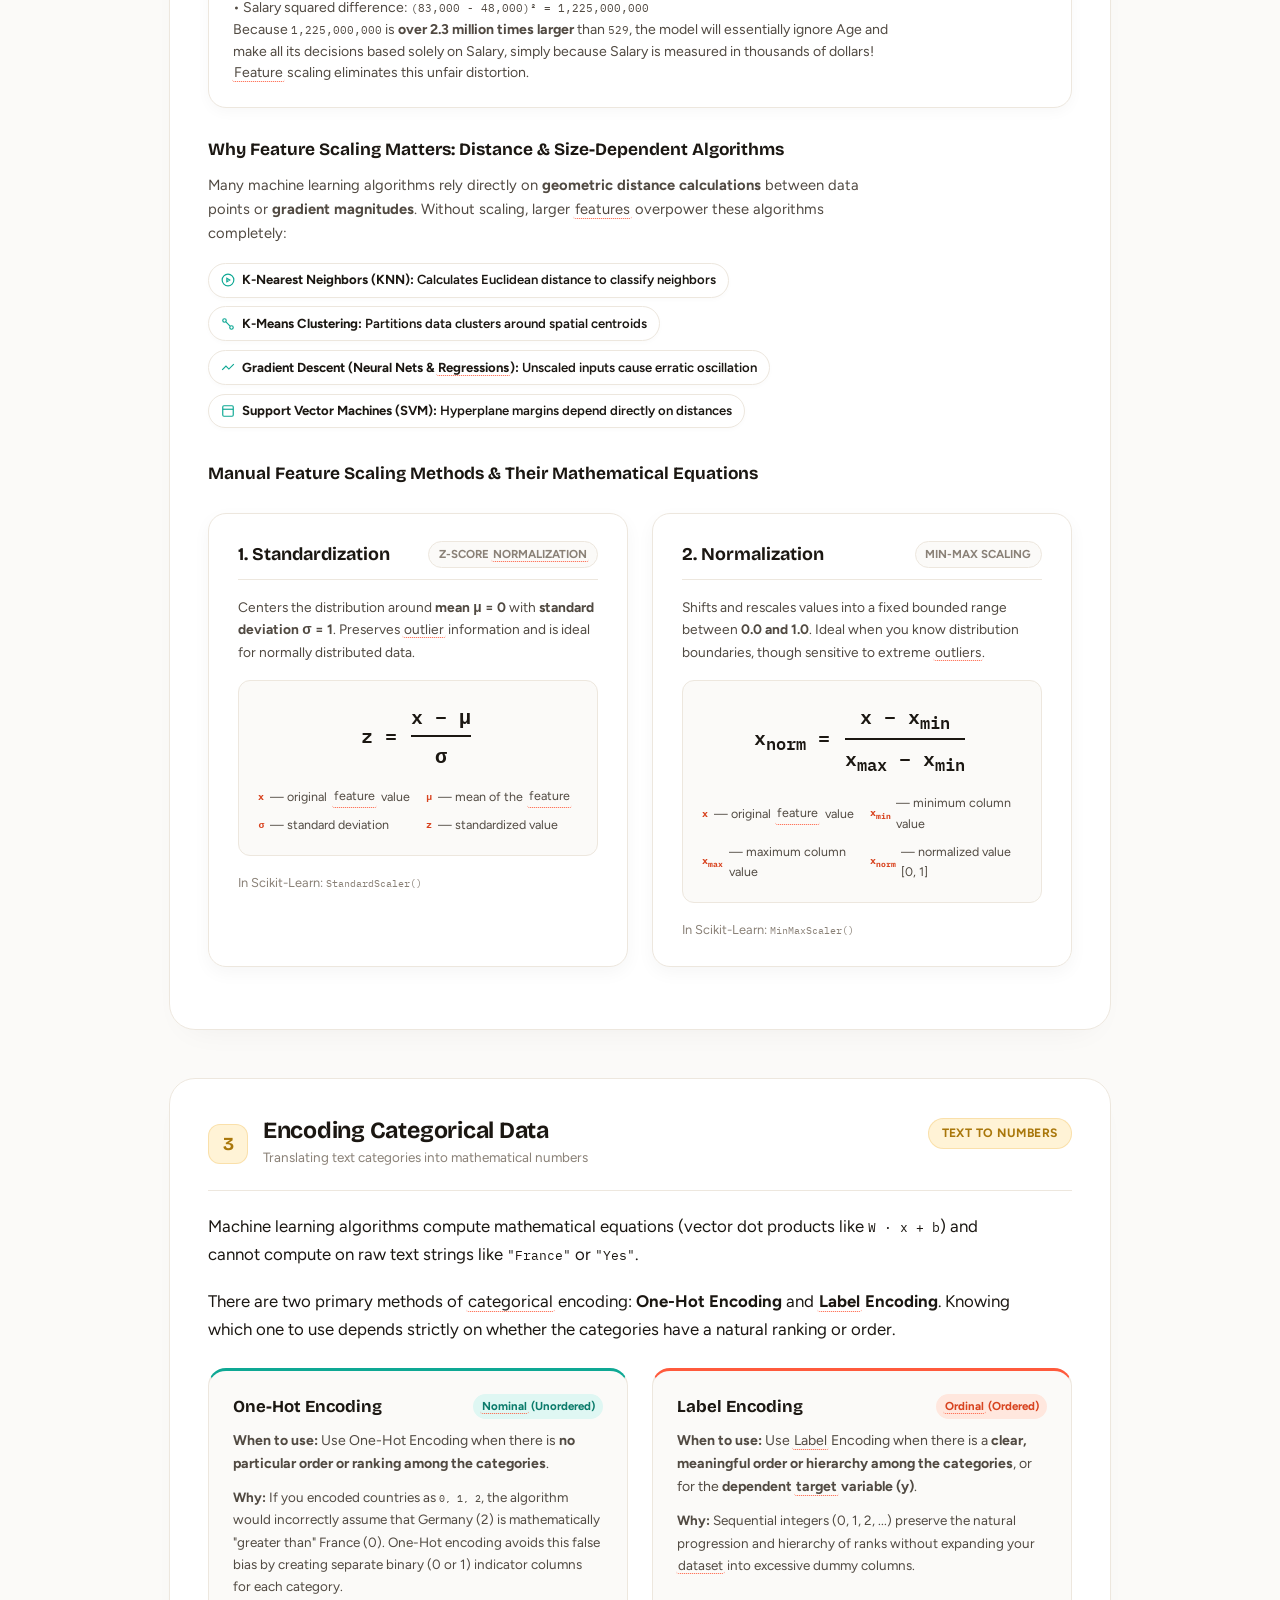
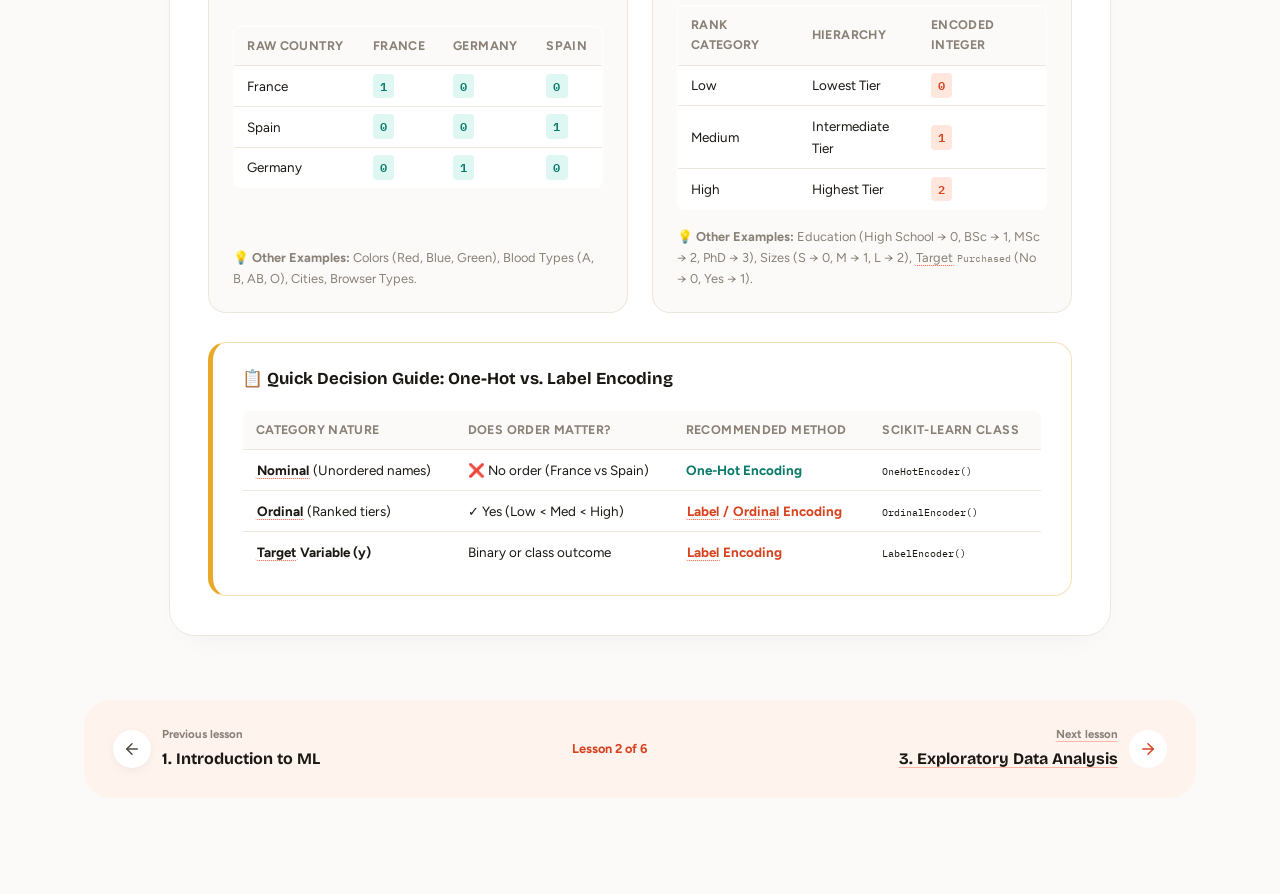
<file: data-preprocessing.html>
﻿<!DOCTYPE html>
<html lang="en">
<head>
<meta charset="UTF-8">
<meta name="viewport" content="width=device-width, initial-scale=1.0">
<title>Data Preprocessing – Learning Machines</title>
<meta name="description" content="Understanding data types, real-world data flaws, and the essential 7-step data preprocessing pipeline with interactive runnable Python code.">
<link rel="preconnect" href="https://fonts.googleapis.com">
<link rel="preconnect" href="https://fonts.gstatic.com" crossorigin>
<link href="https://fonts.googleapis.com/css2?family=Bricolage+Grotesque:opsz,wght@12..96,500;12..96,600;12..96,700&family=Figtree:wght@400;500;600;700&family=IBM+Plex+Mono:wght@500;600&display=swap" rel="stylesheet">
<link rel="icon" type="image/svg+xml" href="favicon.svg">
<link rel="stylesheet" href="style.css">
</head>
<body>

<div class="grain" aria-hidden="true"></div>

<div class="progress-rail" aria-hidden="true"><div class="progress-fill" id="progressFill"></div></div>

<header class="top-bar">
  <div class="top-bar__brand">
    <span class="course-nav__mark">LM</span>
    <span class="top-bar__title">Learning Machines</span>
  </div>
  <div class="top-bar__controls">
    <span class="top-bar__time" id="readTime">~8 min read</span>
    <button class="nav-toggle" id="navToggle" aria-expanded="false" aria-controls="courseNav">
      <svg width="15" height="15" viewBox="0 0 24 24" fill="none" stroke="currentColor" stroke-width="2.2" stroke-linecap="round" stroke-linejoin="round" aria-hidden="true"><line x1="4" x2="20" y1="6" y2="6"/><line x1="4" x2="20" y1="12" y2="12"/><line x1="4" x2="20" y1="18" y2="18"/></svg>
      <span class="nav-toggle__label">Course map</span>
    </button>
  </div>
</header>

<div class="nav-overlay" id="navOverlay" aria-hidden="true"></div>

<!-- ============ SLIDE-OVER SIDEBAR ============ -->
<aside class="course-nav" id="courseNav">
  <div class="course-nav__header">
    <h2 class="course-nav__title-side">Course map</h2>
    <button class="nav-close" id="navClose" aria-label="Close nav">
      <svg width="20" height="20" viewBox="0 0 24 24" fill="none" stroke="currentColor" stroke-width="2" stroke-linecap="round" stroke-linejoin="round"><path d="M18 6 6 18M6 6l12 12"/></svg>
    </button>
  </div>
  <p class="course-nav__tagline">A slow, careful path through machine learning, start to finish.</p>

  <ol class="course-nav__list">
    <li class="course-nav__item is-completed">
      <a href="index.html" class="course-nav__inner-link">
        <span class="course-nav__num">1</span>
        <div>
          <span class="course-nav__name">Introduction</span>
          <span class="course-nav__state">completed</span>
        </div>
      </a>
    </li>
    <li class="course-nav__item is-active">
      <span class="course-nav__num">2</span>
      <div>
        <span class="course-nav__name">Data Preprocessing</span>
        <span class="course-nav__state">reading now</span>
      </div>
    </li>
    <li class="course-nav__item is-available">
      <a href="eda.html" class="course-nav__inner-link">
        <span class="course-nav__num">3</span>
        <div>
          <span class="course-nav__name">Exploratory Data Analysis</span>
          <span class="course-nav__state">available now</span>
        </div>
      </a>
    </li>
    <li class="course-nav__item is-available">
      <a href="supervised-learning.html" class="course-nav__inner-link">
        <span class="course-nav__num">4</span>
        <div>
          <span class="course-nav__name">Supervised Learning</span>
          <span class="course-nav__state">available now</span>
        </div>
      </a>
    </li>
    <ol class="course-nav__sub-list">
      <li class="course-nav__sub-item">
        <a href="supervised-learning.html">
          <span class="course-nav__sub-num">4.1</span>
          <div>
            <span class="course-nav__sub-name">Introduction</span>
            <span class="course-nav__state">available now</span>
          </div>
        </a>
      </li>
      <li class="course-nav__sub-item">
        <a href="classification.html">
          <span class="course-nav__sub-num">4.2</span>
          <div>
            <span class="course-nav__sub-name">Classification &amp; Decision Trees</span>
            <span class="course-nav__state">available now</span>
          </div>
        </a>
      </li>
      <li class="course-nav__sub-item">
        <a href="id3-algorithm.html">
          <span class="course-nav__sub-num">4.3</span>
          <div>
            <span class="course-nav__sub-name">ID3 Algorithm</span>
            <span class="course-nav__state">available now</span>
          </div>
        </a>
      </li>
      <li class="course-nav__sub-item">
        <a href="c45-algorithm.html">
          <span class="course-nav__sub-num">4.4</span>
          <div>
            <span class="course-nav__sub-name">C4.5 Algorithm</span>
            <span class="course-nav__state">available now</span>
          </div>
        </a>
      </li>
      <li class="course-nav__sub-item">
        <a href="cart-algorithm.html">
          <span class="course-nav__sub-num">4.5</span>
          <div>
            <span class="course-nav__sub-name">CART Algorithm</span>
            <span class="course-nav__state">available now</span>
          </div>
        </a>
      </li>
      <li class="course-nav__sub-item">
        <a href="regression-analysis.html">
          <span class="course-nav__sub-num">4.6</span>
          <div>
            <span class="course-nav__sub-name">Introduction to Regression</span>
            <span class="course-nav__state">available now</span>
          </div>
        </a>
      </li>
      <li class="course-nav__sub-item">
        <a href="simple-linear-regression.html">
          <span class="course-nav__sub-num">4.7</span>
          <div>
            <span class="course-nav__sub-name">Simple Linear Regression</span>
            <span class="course-nav__state">available now</span>
          </div>
        </a>
      </li>
      <li class="course-nav__sub-item">
        <a href="polynomial-regression.html">
          <span class="course-nav__sub-num">4.8</span>
          <div>
            <span class="course-nav__sub-name">Polynomial Regression</span>
            <span class="course-nav__state">available now</span>
          </div>
        </a>
      </li>
    </ol>
    <li class="course-nav__item">
      <a href="unsupervised-learning.html" class="course-nav__inner-link">
        <span class="course-nav__num">5</span>
        <div>
          <span class="course-nav__name">Unsupervised Learning</span>
          <span class="course-nav__state">available now</span>
        </div>
      </a>
    </li>
    <ol class="course-nav__sub-list">
      <li class="course-nav__sub-item">
        <a href="unsupervised-learning.html">
          <span class="course-nav__sub-num">5.1</span>
          <div>
            <span class="course-nav__sub-name">Introduction</span>
            <span class="course-nav__state">available now</span>
          </div>
        </a>
      </li>
      <li class="course-nav__sub-item">
        <a href="hierarchical-clustering.html">
          <span class="course-nav__sub-num">5.2</span>
          <div>
            <span class="course-nav__sub-name">Hierarchical Clustering</span>
            <span class="course-nav__state">available now</span>
          </div>
        </a>
      </li>
    </ol>
    <li class="course-nav__item is-locked">
      <span class="course-nav__num">6</span>
      <div>
        <span class="course-nav__name">Reinforcement Learning</span>
        <span class="course-nav__state">
          <svg class="course-nav__lock" width="12" height="12" viewBox="0 0 24 24" fill="none" stroke="currentColor" stroke-width="2" stroke-linecap="round" stroke-linejoin="round" aria-hidden="true"><rect width="18" height="11" x="3" y="11" rx="2" ry="2"/><path d="M7 11V7a5 5 0 0 1 10 0v4"/></svg>
          coming soon
        </span>
      </div>
    </li>
  </ol>
</aside>

<div class="shell">

  <!-- ============ MAIN ARTICLE ============ -->
  <main class="lesson">

    <header class="lesson__header">
      <span class="lesson__eyebrow-free-title">
        <h1>Data Preprocessing</h1>
        <svg class="title-underline" viewBox="0 0 520 14" preserveAspectRatio="none" aria-hidden="true">
          <path d="M4 9 C 120 2, 260 13, 400 6 C 440 4, 480 8, 516 5"/>
        </svg>
      </span>
      <p class="lesson__dek">A machine learning model is as good as the data it is learning from. Before using data, they must be properly prepared for the model training.</p>
    </header>

    <!-- ---- Section 1: Intro / Philosophy ---- -->
    <section class="block" id="data-intro">
      <div class="block__body">
        <p class="marginable fade-up animate-on-scroll" data-note="The classic axiom of data science: Garbage In, Garbage Out (GIGO). Flawed inputs guarantee flawed models.">
          If your training data is distorted, incomplete, or chaotic, even the most sophisticated deep neural network will learn wrong conclusions. That is why professional data scientists routinely spend <strong>70% to 80%</strong> of their project time preparing and refining datasets before running an algorithm.
        </p>
      </div>
    </section>

    <!-- ---- Section 2: What is Data? ---- -->
    <section class="block" id="what-is-data">
      <div class="block__body">
        <h2 class="fade-up animate-on-scroll">
          <span class="icon-badge icon-badge--coral">
            <svg viewBox="0 0 24 24" fill="none" stroke="currentColor" stroke-width="2" stroke-linecap="round" stroke-linejoin="round" aria-hidden="true"><ellipse cx="12" cy="5" rx="9" ry="3"/><path d="M21 12c0 1.66-4 3-9 3s-9-1.34-9-3"/><path d="M3 5v14c0 1.66 4 3 9 3s9-1.34 9-3V5"/></svg>
          </span>
          What is data?
        </h2>

        <div class="definition fade-up animate-on-scroll">
          <div class="definition__label">
            <svg width="14" height="14" viewBox="0 0 24 24" fill="none" stroke="currentColor" stroke-width="2" stroke-linecap="round" stroke-linejoin="round" aria-hidden="true"><circle cx="12" cy="12" r="10"/><line x1="12" y1="16" x2="12" y2="12"/><line x1="12" y1="8" x2="12.01" y2="8"/></svg>
            Core Definition
          </div>
          <p>
            <strong>Data</strong> is simply raw facts that have not yet been processed into meaningful information.
          </p>
        </div>

        <p class="fade-up animate-on-scroll">
          Think of data as unorganized measurements, numbers, characters, symbols, or observations collected from the world without intrinsic context. On its own, a raw number like <code>72000</code> or a word like <code>"France"</code> conveys no conclusion. It only becomes <strong>information</strong> when it is organized, structured, and given context.
        </p>

        <!-- Visual Progression: Data -> Processing -> Information -->
        <div class="data-flow-box fade-up animate-on-scroll">
          <div class="data-flow-grid">
            <div class="data-flow-card data-flow-card--raw">
              <span class="data-flow-card__stage">Step 1: Raw Facts</span>
              <h4 class="data-flow-card__title">Data</h4>
              <p class="data-flow-card__desc">Unprocessed observations with no built-in meaning or context.</p>
              <div class="data-flow-card__example">[44, "France", 72000, "No"]</div>
            </div>

            <div class="data-flow-arrow">
              <svg width="24" height="24" viewBox="0 0 24 24" fill="none" stroke="currentColor" stroke-width="2.5" stroke-linecap="round" stroke-linejoin="round"><path d="M5 12h14"/><path d="m12 5 7 7-7 7"/></svg>
            </div>

            <div class="data-flow-card data-flow-card--proc">
              <span class="data-flow-card__stage">Step 2: Processing</span>
              <h4 class="data-flow-card__title">Preprocessing &amp; Context</h4>
              <p class="data-flow-card__desc">Labels, clean schemas, unit definitions, and validation are applied.</p>
              <div class="data-flow-card__example">Age=44 | Country=France | Salary=$72k</div>
            </div>

            <div class="data-flow-arrow">
              <svg width="24" height="24" viewBox="0 0 24 24" fill="none" stroke="currentColor" stroke-width="2.5" stroke-linecap="round" stroke-linejoin="round"><path d="M5 12h14"/><path d="m12 5 7 7-7 7"/></svg>
            </div>

            <div class="data-flow-card data-flow-card--info">
              <span class="data-flow-card__stage">Step 3: Outcome</span>
              <h4 class="data-flow-card__title">Information</h4>
              <p class="data-flow-card__desc">Interpreted facts ready for decision making and mathematical modeling.</p>
              <div class="data-flow-card__example">"A 44-year-old French professional earning $72k."</div>
            </div>
          </div>
        </div>

      </div>
    </section>

    <!-- ---- Section 3: Ways to Divide Data ---- -->
    <section class="block" id="data-types">
      <div class="block__body">
        <h2 class="fade-up animate-on-scroll">
          <span class="icon-badge icon-badge--teal">
            <svg viewBox="0 0 24 24" fill="none" stroke="currentColor" stroke-width="2" stroke-linecap="round" stroke-linejoin="round" aria-hidden="true"><rect width="18" height="18" x="3" y="3" rx="2"/><path d="M3 9h18"/><path d="M9 21V9"/></svg>
          </span>
          Ways we can divide data
        </h2>
        <p class="fade-up animate-on-scroll">
          Data comes in vastly different formats and mathematical characteristics. To choose the right preprocessing technique, we must inspect data through two fundamental perspectives: its <strong>structural format</strong> and its <strong>statistical nature</strong>.
        </p>

        <!-- Categorization 1: Structural Format -->
        <h3 style="margin-top: 2rem;" class="fade-up animate-on-scroll">1. Structural Categorization (By Format)</h3>
        <p class="fade-up animate-on-scroll">
          How is the data organized in storage? Does it fit naturally into a table, or does it exist as raw, free-form signals?
        </p>

        <!-- Figure 1: Structured vs Unstructured Diagram -->
        <div class="struct-comparison fade-up animate-on-scroll">
          <div class="struct-grid">
            
            <!-- Structured Card -->
            <div class="struct-card struct-card--structured">
              <div class="struct-card__head">
                <span class="struct-card__tag">Tabular &bull; Rigid</span>
                <span class="icon-badge icon-badge--teal" style="width:1.8rem;height:1.8rem;">
                  <svg viewBox="0 0 24 24" fill="none" stroke="currentColor" stroke-width="2"><path d="M3 3h18v18H3z"/><path d="M3 9h18"/><path d="M3 15h18"/><path d="M9 3v18"/><path d="M15 3v18"/></svg>
                </span>
              </div>
              <h4 class="struct-card__title">1. Structured Data</h4>
              <p class="struct-card__desc">
                Data organized in neat rows and columns, like a spreadsheet. Each row is one record, each column holds one type of information. This makes it easy to search and convert into numbers a computer can work with.
              </p>

              <div class="struct-visual">
                <table class="mini-table">
                  <thead>
                    <tr><th>Country</th><th>Age</th><th>Salary</th><th>Purchased</th></tr>
                  </thead>
                  <tbody>
                    <tr><td>France</td><td>44</td><td>72000</td><td>No</td></tr>
                    <tr><td>Spain</td><td>27</td><td>48000</td><td>Yes</td></tr>
                    <tr><td>Germany</td><td>30</td><td>54000</td><td>No</td></tr>
                  </tbody>
                </table>
              </div>

              <div class="struct-badges">
                <span class="struct-badge">CSV files</span>
                <span class="struct-badge">Excel Spreadsheets</span>
                <span class="struct-badge">SQL Databases</span>
              </div>
            </div>

            <!-- Unstructured Card -->
            <div class="struct-card struct-card--unstructured">
              <div class="struct-card__head">
                <span class="struct-card__tag">Sensory &bull; Free-form</span>
                <span class="icon-badge icon-badge--coral" style="width:1.8rem;height:1.8rem;">
                  <svg viewBox="0 0 24 24" fill="none" stroke="currentColor" stroke-width="2"><path d="M2 10v4"/><path d="M6 6v12"/><path d="M10 3v18"/><path d="M14 8v8"/><path d="M18 5v14"/><path d="M22 10v4"/></svg>
                </span>
              </div>
              <h4 class="struct-card__title">2. Unstructured Data</h4>
              <p class="struct-card__desc">
                Data that doesn't fit neatly into rows and columns — things like audio, video, and written text. It makes up more than 80% of all data in the world. Since it has no fixed structure, you need special techniques (like breaking text into tokens or using neural networks) to turn it into numbers a computer can analyze.
              </p>

              <div class="struct-visual">
                <div class="unstructured-visual-list">
                  <div class="unstruct-item">
                    <svg width="20" height="20" viewBox="0 0 24 24" fill="none" stroke="currentColor" stroke-width="2"><path d="M12 2a3 3 0 0 0-3 3v7a3 3 0 0 0 6 0V5a3 3 0 0 0-3-3Z"/><path d="M19 10v2a7 7 0 0 1-14 0v-2"/><line x1="12" y1="19" x2="12" y2="22"/></svg>
                    <span>Audio</span>
                  </div>
                  <div class="unstruct-item">
                    <svg width="20" height="20" viewBox="0 0 24 24" fill="none" stroke="currentColor" stroke-width="2"><rect width="18" height="18" x="3" y="3" rx="2"/><circle cx="9" cy="9" r="2"/><path d="m21 15-3.086-3.086a2 2 0 0 0-2.828 0L6 21"/></svg>
                    <span>Images</span>
                  </div>
                  <div class="unstruct-item">
                    <svg width="20" height="20" viewBox="0 0 24 24" fill="none" stroke="currentColor" stroke-width="2"><polygon points="23 7 16 12 23 17 23 7"/><rect width="14" height="14" x="1" y="5" rx="2" ry="2"/></svg>
                    <span>Video</span>
                  </div>
                  <div class="unstruct-item">
                    <svg width="20" height="20" viewBox="0 0 24 24" fill="none" stroke="currentColor" stroke-width="2"><path d="M14.5 2H6a2 2 0 0 0-2 2v16a2 2 0 0 0 2 2h12a2 2 0 0 0 2-2V7.5L14.5 2z"/><polyline points="14 2 14 8 20 8"/><line x1="8" y1="13" x2="16" y2="13"/></svg>
                    <span>Text (NLP)</span>
                  </div>
                </div>
              </div>

              <div class="struct-badges">
                <span class="struct-badge">Audio Recordings</span>
                <span class="struct-badge">Video Streams</span>
                <span class="struct-badge">Natural Language Text</span>
              </div>
            </div>

          </div>
        </div>

        <!-- Categorization 2: Statistical Nature -->
        <h3 style="margin-top: 3.5rem;" class="fade-up animate-on-scroll">2. Statistical Classification (Quantitative vs Qualitative)</h3>
        <p class="fade-up animate-on-scroll">
          When examining variables inside a dataset, statistics divides them into two major branches based on whether they measure mathematical amounts or descriptive qualities:
        </p>

        <!-- Redrawn Spacious Interactive Taxonomy Figure -->
        <div class="stat-taxonomy-redesign fade-up animate-on-scroll" id="statTaxonomyContainer">
          <div class="stat-tax__header">
            <h3>Statistical Data Taxonomy</h3>
            <p>Data variables fall into numbers you calculate with (Quantitative) or labels you categorize with (Qualitative).</p>
            
            <!-- Category Filter Tabs -->
            <div class="stat-tax__tabs" role="tablist" aria-label="Statistical categories">
              <button class="stat-tax-tab is-active" data-tax-filter="all" role="tab" aria-selected="true">
                <svg width="14" height="14" viewBox="0 0 24 24" fill="none" stroke="currentColor" stroke-width="2"><circle cx="12" cy="12" r="10"/><path d="m4.93 4.93 4.24 4.24"/><path d="m14.83 9.17 4.24-4.24"/><path d="m14.83 14.83 4.24 4.24"/><path d="m9.17 14.83-4.24 4.24"/></svg>
                <span>All 4 Types</span>
              </button>
              <button class="stat-tax-tab stat-tax-tab--quant" data-tax-filter="quant" role="tab" aria-selected="false">
                <svg width="14" height="14" viewBox="0 0 24 24" fill="none" stroke="currentColor" stroke-width="2"><line x1="18" y1="20" x2="18" y2="10"/><line x1="12" y1="20" x2="12" y2="4"/><line x1="6" y1="20" x2="6" y2="14"/></svg>
                <span>1. Quantitative (Numbers)</span>
              </button>
              <button class="stat-tax-tab stat-tax-tab--qual" data-tax-filter="qual" role="tab" aria-selected="false">
                <svg width="14" height="14" viewBox="0 0 24 24" fill="none" stroke="currentColor" stroke-width="2"><polygon points="12 2 15.09 8.26 22 9.27 17 14.14 18.18 21.02 12 17.77 5.82 21.02 7 14.14 2 9.27 8.91 8.26 12 2"/></svg>
                <span>2. Qualitative (Categories)</span>
              </button>
            </div>
          </div>

          <!-- Branch 1: Quantitative -->
          <div class="stat-branch-section stat-branch-section--quant" id="branchQuant">
            <div class="stat-branch__head">
              <h4 class="stat-branch__title">
                <span class="icon-badge icon-badge--teal" style="width:2rem;height:2rem;">
                  <svg viewBox="0 0 24 24" fill="none" stroke="currentColor" stroke-width="2"><line x1="18" y1="20" x2="18" y2="10"/><line x1="12" y1="20" x2="12" y2="4"/><line x1="6" y1="20" x2="6" y2="14"/></svg>
                </span>
                1. Quantitative Data
              </h4>
              <span class="stat-branch__pill">Numerical &bull; Measurable</span>
            </div>
            <p class="stat-branch__lead">
              Variables expressed as real numbers where arithmetic calculations (averages, sums, differences, and scalings) have genuine mathematical meaning.
            </p>

            <div class="stat-cards-grid">
              <!-- 1.1 Discrete -->
              <div class="tax-card-wide">
                <div class="tax-card-wide__top">
                  <span class="tax-card-wide__num">1.1 Countable</span>
                  <span class="tax-card-wide__badge">Integers Only</span>
                </div>
                <h5 class="tax-card-wide__name">Discrete Data</h5>
                <p class="tax-card-wide__desc">
                  Values that can only take distinct, separate, countable numbers. They cannot be divided into fractional parts.
                </p>
                
                <div class="tax-rule-pill">
                  <strong>Quick Test:</strong> Can you have 2.5 of it? If NO, it is Discrete.
                </div>

                <div class="tax-examples-box">
                  <span class="tax-examples-label">Real-World Examples:</span>
                  <div class="tax-examples-chips">
                    <span class="tax-chip">Number of cars</span>
                    <span class="tax-chip">Website clicks</span>
                    <span class="tax-chip">Hospital beds</span>
                    <span class="tax-chip">Rooms in a house</span>
                  </div>
                </div>

                <!-- Interactive Mini-Lab -->
                <div class="tax-interactive-lab">
                  <div class="tax-lab-header">
                    <svg width="12" height="12" viewBox="0 0 24 24" fill="none" stroke="currentColor" stroke-width="2.5"><polygon points="5 3 19 12 5 21 5 3"/></svg>
                    Interactive Test
                  </div>
                  <div class="tax-lab-control">
                    <button class="lab-counter-btn" id="discreteDecBtn" aria-label="Decrease count">&minus;</button>
                    <span class="lab-counter-val" id="discreteCountText">3 items</span>
                    <button class="lab-counter-btn" id="discreteIncBtn" aria-label="Increase count">&plus;</button>
                  </div>
                  <p class="lab-feedback" id="discreteFeedback">
                    Notice: Discrete values jump in whole numbers (1, 2, 3, 4). You cannot have <strong>3.4 items</strong>.
                  </p>
                </div>
              </div>

              <!-- 1.2 Continuous -->
              <div class="tax-card-wide">
                <div class="tax-card-wide__top">
                  <span class="tax-card-wide__num">1.2 Measurable</span>
                  <span class="tax-card-wide__badge">Infinite Decimals</span>
                </div>
                <h5 class="tax-card-wide__name">Continuous Data</h5>
                <p class="tax-card-wide__desc">
                  Measurements that can take any value along an unbroken, continuous scale with infinite possible decimal subdivisions.
                </p>

                <div class="tax-rule-pill">
                  <strong>Quick Test:</strong> Can you measure it with decimals? If YES, it is Continuous.
                </div>

                <div class="tax-examples-box">
                  <span class="tax-examples-label">Real-World Examples:</span>
                  <div class="tax-examples-chips">
                    <span class="tax-chip">Salary ($63,777.78)</span>
                    <span class="tax-chip">Age (38.78 yrs)</span>
                    <span class="tax-chip">Temperature (24.6&deg;C)</span>
                    <span class="tax-chip">Height &amp; Weight</span>
                  </div>
                </div>

                <!-- Interactive Mini-Lab -->
                <div class="tax-interactive-lab">
                  <div class="tax-lab-header">
                    <svg width="12" height="12" viewBox="0 0 24 24" fill="none" stroke="currentColor" stroke-width="2.5"><polygon points="5 3 19 12 5 21 5 3"/></svg>
                    Interactive Test
                  </div>
                  <div class="tax-lab-control">
                    <input type="range" class="lab-slider" id="continuousSlider" min="20000" max="100000" step="125.5" value="63777.78">
                    <span class="lab-slider-val" id="continuousValText">$63,777.78</span>
                  </div>
                  <p class="lab-feedback" id="continuousFeedback">
                    Notice: Continuous values flow smoothly with infinite decimal points ($63,777.78).
                  </p>
                </div>
              </div>
            </div>
          </div>

          <!-- Branch 2: Qualitative -->
          <div class="stat-branch-section stat-branch-section--qual" id="branchQual">
            <div class="stat-branch__head">
              <h4 class="stat-branch__title">
                <span class="icon-badge icon-badge--gold" style="width:2rem;height:2rem;">
                  <svg viewBox="0 0 24 24" fill="none" stroke="currentColor" stroke-width="2"><polygon points="12 2 15.09 8.26 22 9.27 17 14.14 18.18 21.02 12 17.77 5.82 21.02 7 14.14 2 9.27 8.91 8.26 12 2"/></svg>
                </span>
                2. Qualitative Data
              </h4>
              <span class="stat-branch__pill">Categorical &bull; Descriptive</span>
            </div>
            <p class="stat-branch__lead">
              Variables expressed as descriptive labels, characteristics, or categories rather than raw numerical measurements.
            </p>

            <div class="stat-cards-grid">
              <!-- 2.1 Nominal -->
              <div class="tax-card-wide">
                <div class="tax-card-wide__top">
                  <span class="tax-card-wide__num">2.1 Unordered</span>
                  <span class="tax-card-wide__badge">No Hierarchy</span>
                </div>
                <h5 class="tax-card-wide__name">Nominal Data</h5>
                <p class="tax-card-wide__desc">
                  Categories or names that have <strong>no natural order or ranking</strong>. One label is mathematically neither greater nor smaller than another.
                </p>

                <div class="tax-rule-pill">
                  <strong>Quick Test:</strong> Does one category outrank another? If NO, it is Nominal.
                </div>

                <div class="tax-examples-box">
                  <span class="tax-examples-label">Real-World Examples:</span>
                  <div class="tax-examples-chips">
                    <span class="tax-chip">Country (France, Spain, Germany)</span>
                    <span class="tax-chip">Blood Type</span>
                    <span class="tax-chip">Color</span>
                    <span class="tax-chip">Gender</span>
                  </div>
                </div>

                <!-- Interactive Mini-Lab -->
                <div class="tax-interactive-lab">
                  <div class="tax-lab-header">
                    <svg width="12" height="12" viewBox="0 0 24 24" fill="none" stroke="currentColor" stroke-width="2.5"><polygon points="5 3 19 12 5 21 5 3"/></svg>
                    Interactive Test
                  </div>
                  <div class="tax-lab-control">
                    <div class="lab-pills-row" id="nominalPillRow">
                      <button class="lab-pill-btn" data-nominal="France">France</button>
                      <button class="lab-pill-btn is-active" data-nominal="Spain">Spain</button>
                      <button class="lab-pill-btn" data-nominal="Germany">Germany</button>
                    </div>
                  </div>
                  <p class="lab-feedback" id="nominalFeedback">
                    Selected: <strong>Spain</strong>. Spain is different from France, but Spain is NOT "greater than" France. No order exists!
                  </p>
                </div>
              </div>

              <!-- 2.2 Ordinal -->
              <div class="tax-card-wide">
                <div class="tax-card-wide__top">
                  <span class="tax-card-wide__num">2.2 Ordered</span>
                  <span class="tax-card-wide__badge">Ranked Hierarchy</span>
                </div>
                <h5 class="tax-card-wide__name">Ordinal Data</h5>
                <p class="tax-card-wide__desc">
                  Categories that possess a <strong>clear, meaningful order or rank</strong>, though the mathematical distance between ranks cannot be measured.
                </p>

                <div class="tax-rule-pill">
                  <strong>Quick Test:</strong> Is there a natural hierarchy? If YES, it is Ordinal.
                </div>

                <div class="tax-examples-box">
                  <span class="tax-examples-label">Real-World Examples:</span>
                  <div class="tax-examples-chips">
                    <span class="tax-chip">Satisfaction (Low, Med, High)</span>
                    <span class="tax-chip">Education (BSc, MSc, PhD)</span>
                    <span class="tax-chip">Sizes (S, M, L, XL)</span>
                  </div>
                </div>

                <!-- Interactive Mini-Lab -->
                <div class="tax-interactive-lab">
                  <div class="tax-lab-header">
                    <svg width="12" height="12" viewBox="0 0 24 24" fill="none" stroke="currentColor" stroke-width="2.5"><polygon points="5 3 19 12 5 21 5 3"/></svg>
                    Interactive Test
                  </div>
                  <div class="tax-lab-control">
                    <div class="lab-pills-row" id="ordinalPillRow">
                      <button class="lab-pill-btn" data-ordinal="Low">Low</button>
                      <button class="lab-pill-btn" data-ordinal="Medium">Medium</button>
                      <button class="lab-pill-btn is-active" data-ordinal="High">High</button>
                    </div>
                  </div>
                  <p class="lab-feedback" id="ordinalFeedback">
                    Selected: <strong>High</strong>. Clear ranking: High > Medium > Low. The order matters, but we cannot calculate High minus Medium.
                  </p>
                </div>
              </div>
            </div>
          </div>

        </div>

        <!-- The Reality Check: Real-World Data is Unsuitable -->
        <h3 style="margin-top: 3.5rem;" class="fade-up animate-on-scroll">Why Real-World Data is Not Ready for Machine Learning</h3>
        <p class="fade-up animate-on-scroll">
          Here is the harsh reality that every practitioner must confront: <strong>None of these real-world data types are directly suitable for machine learning algorithms out of the box.</strong>
        </p>
        <p class="fade-up animate-on-scroll">
          Real-world data collected from human forms, IoT sensors, web scrapers, and business databases is messy, imperfect, and mathematically incompatible with learning algorithms:
        </p>

        <!-- 4 Data Flaws Grid -->
        <div class="flaws-grid fade-up animate-on-scroll">
          <div class="flaw-card">
            <div class="flaw-card__head">
              <svg class="flaw-card__icon" viewBox="0 0 24 24" fill="none" stroke="currentColor" stroke-width="2"><circle cx="12" cy="12" r="10"/><line x1="12" y1="8" x2="12" y2="12"/><line x1="12" y1="16" x2="12.01" y2="16"/></svg>
              <h4 class="flaw-card__title">1. Incomplete</h4>
            </div>
            <p class="flaw-card__desc">
              Missing values and <code>NaN</code> entries occur constantly when users skip optional form fields or sensors drop packets. Standard matrix math fails instantly when encountering null values.
            </p>
          </div>

          <div class="flaw-card">
            <div class="flaw-card__head">
              <svg class="flaw-card__icon" viewBox="0 0 24 24" fill="none" stroke="currentColor" stroke-width="2"><path d="M10.29 3.86L1.82 18a2 2 0 0 0 1.71 3h16.94a2 2 0 0 0 1.71-3L13.71 3.86a2 2 0 0 0-3.42 0z"/><line x1="12" y1="9" x2="12" y2="13"/><line x1="12" y1="17" x2="12.01" y2="17"/></svg>
              <h4 class="flaw-card__title">2. Noisy &amp; Corrupted</h4>
            </div>
            <p class="flaw-card__desc">
              Contains measurement errors, typos, and extreme outliers (e.g. an Age of 350 or a negative salary). Outliers skew gradient descent and pull regression lines away from the true pattern.
            </p>
          </div>

          <div class="flaw-card">
            <div class="flaw-card__head">
              <svg class="flaw-card__icon" viewBox="0 0 24 24" fill="none" stroke="currentColor" stroke-width="2"><path d="m21.73 18-8-14a2 2 0 0 0-3.48 0l-8 14A2 2 0 0 0 4 21h16a2 2 0 0 0 1.73-3Z"/><line x1="12" y1="9" x2="12" y2="13"/><line x1="12" y1="17" x2="12.01" y2="17"/></svg>
              <h4 class="flaw-card__title">3. Inconsistent</h4>
            </div>
            <p class="flaw-card__desc">
              Conflicting formats, duplicate records, or mismatched naming conventions (e.g., <code>"Spain"</code> vs <code>"spain"</code> vs <code>"ES"</code>, or dates stored in mixed conventions).
            </p>
          </div>

          <div class="flaw-card">
            <div class="flaw-card__head">
              <svg class="flaw-card__icon" viewBox="0 0 24 24" fill="none" stroke="currentColor" stroke-width="2"><rect width="18" height="18" x="3" y="3" rx="2"/><line x1="9" y1="9" x2="15" y2="15"/><line x1="15" y1="9" x2="9" y2="15"/></svg>
              <h4 class="flaw-card__title">4. Not in a Usable Format</h4>
            </div>
            <p class="flaw-card__desc">
              Machine learning models are strictly mathematical systems calculating vector dot products and matrix multiplications. They cannot compute equations directly on text strings like <code>"France"</code> or <code>"Yes"</code>.
            </p>
          </div>
        </div>

        <!-- The Transformation Bridge -->
        <div class="solution-banner fade-up animate-on-scroll">
          <div class="solution-banner__icon">
            <svg width="24" height="24" viewBox="0 0 24 24" fill="none" stroke="currentColor" stroke-width="2.2" stroke-linecap="round" stroke-linejoin="round"><path d="m12 3-1.912 5.813a2 2 0 0 1-1.275 1.275L3 12l5.813 1.912a2 2 0 0 1 1.275 1.275L12 21l1.912-5.813a2 2 0 0 1 1.275-1.275L21 12l-5.813-1.912a2 2 0 0 1-1.275-1.275L12 3Z"/></svg>
          </div>
          <div class="solution-banner__text">
            <h3>What Data Preprocessing Does</h3>
            <p>
              <strong>Data preprocessing is the vital bridge:</strong> it cleans the noise, imputes missing values, translates categorical text into numeric vectors, scales numerical ranges, and splits the data into training and evaluation sets. It transforms raw chaos into clean, structured numerical tensors that learning algorithms can compute smoothly without error.
            </p>
          </div>
        </div>

      </div> <!-- end block__body -->

      <!-- =========================================================================
           FIGURE: Data Taxonomy to Preprocessing to Machine Learning Model Pipeline
           ========================================================================= -->
      <figure class="pipeline-tree-wrapper fade-up animate-on-scroll" id="dataTaxonomyFigure" aria-label="Hierarchical data taxonomy to preprocessing and machine learning model">
        
        <!-- Header -->
        <div class="pflow-header">
          <div class="pflow-header__badge">
            <span class="icon-badge icon-badge--teal" style="width:1.75rem;height:1.75rem;">
              <svg viewBox="0 0 24 24" fill="none" stroke="currentColor" stroke-width="2" stroke-linecap="round" stroke-linejoin="round"><polygon points="12 2 2 7 12 12 22 7 12 2"/><polyline points="2 17 12 22 22 17"/><polyline points="2 12 12 17 22 12"/></svg>
            </span>
            <span class="pflow-header__eyebrow">Architecture &amp; Taxonomy Map</span>
          </div>
          <h3 class="pflow-header__title">From Raw Data to Machine Learning: The Pipeline Flow</h3>
          <p class="pflow-header__desc">
            Explore how real-world data types branch out and why <strong>every single branch must converge into Data Preprocessing</strong> before any learning algorithm can compute predictions.
          </p>
        </div>

        <!-- ============ DIAGRAM CANVAS ============ -->
        <div class="pflow-canvas" id="pflowCanvas">

          <!-- ---------------- LEVEL 1: ROOT NODE (DATA) ---------------- -->
          <div class="pflow-level pflow-level--root">
            <div class="pflow-node pflow-node--root" id="node-data" data-node="data" tabindex="0" role="button" aria-label="Root node: Raw Data">
              <div class="pflow-node__halo"></div>
              <div class="pflow-node__content">
                <!-- SVG Image: 3D Data Stack & Storage Cylinder -->
                <div class="pflow-image pflow-image--root">
                  <svg viewBox="0 0 96 96" fill="none" xmlns="http://www.w3.org/2000/svg" class="pflow-svg-art" aria-hidden="true">
                    <defs>
                      <linearGradient id="dbGrad1" x1="0%" y1="0%" x2="100%" y2="100%">
                        <stop offset="0%" stop-color="#FF5A3C"/>
                        <stop offset="50%" stop-color="#E9A825"/>
                        <stop offset="100%" stop-color="#0EA894"/>
                      </linearGradient>
                      <linearGradient id="diskGrad" x1="0%" y1="0%" x2="0%" y2="100%">
                        <stop offset="0%" stop-color="#FFFFFF" stop-opacity="0.9"/>
                        <stop offset="100%" stop-color="#FFF3EE"/>
                      </linearGradient>
                      <filter id="glowRoot" x="-20%" y="-20%" width="140%" height="140%">
                        <feGaussianBlur stdDeviation="3" result="blur"/>
                        <feComposite in="SourceGraphic" in2="blur" operator="over"/>
                      </filter>
                    </defs>
                    <!-- Background ambient aura -->
                    <circle cx="48" cy="48" r="42" fill="url(#dbGrad1)" opacity="0.12" />
                    <!-- Tier 3 Cylinder Base -->
                    <ellipse cx="48" cy="68" rx="34" ry="11" fill="#E2D9CC" />
                    <path d="M14 56 C14 62 82 62 82 56 L82 68 C82 74 14 74 14 68 Z" fill="#EDE7DE" />
                    <ellipse cx="48" cy="56" rx="34" ry="11" fill="url(#diskGrad)" stroke="#FF5A3C" stroke-width="2" />
                    <circle cx="28" cy="62" r="2.2" fill="#0EA894" class="pflow-pulse-light" />
                    <circle cx="36" cy="63" r="2.2" fill="#E9A825" class="pflow-pulse-light" style="animation-delay:0.4s;" />
                    <circle cx="44" cy="63.5" r="2.2" fill="#FF5A3C" class="pflow-pulse-light" style="animation-delay:0.8s;" />
                    <!-- Tier 2 Cylinder Middle -->
                    <path d="M18 42 C18 48 78 48 78 42 L78 52 C78 58 18 58 18 52 Z" fill="#F4EFEA" />
                    <ellipse cx="48" cy="42" rx="30" ry="9.5" fill="#FFFFFF" stroke="#0EA894" stroke-width="2" />
                    <line x1="32" y1="47" x2="64" y2="47" stroke="#CBD5E1" stroke-width="2" stroke-linecap="round" stroke-dasharray="3 3"/>
                    <!-- Tier 1 Cylinder Top -->
                    <path d="M22 28 C22 34 74 34 74 28 L74 38 C74 44 22 44 22 38 Z" fill="#FFF7ED" />
                    <ellipse cx="48" cy="28" rx="26" ry="8.5" fill="#FFFFFF" stroke="#FF5A3C" stroke-width="2.5" />
                    <!-- Floating Data Packets -->
                    <rect x="36" y="12" width="24" height="11" rx="5.5" fill="#1B1712" />
                    <text x="48" y="20" fill="#FFFFFF" font-family="'IBM Plex Mono', monospace" font-size="7.5" font-weight="700" text-anchor="middle">RAW [0,1]</text>
                    <!-- Sparkles -->
                    <path d="M18 18 L20 22 L24 24 L20 26 L18 30 L16 26 L12 24 L16 22 Z" fill="#E9A825" opacity="0.8" />
                    <path d="M78 20 L80 23 L83 24.5 L80 26 L78 29 L76 26 L73 24.5 L76 23 Z" fill="#0EA894" opacity="0.8" />
                  </svg>
                </div>
                <div class="pflow-node__text">
                  <span class="pflow-node__tag">Input Ingestion</span>
                  <h4 class="pflow-node__title">DATA</h4>
                  <p class="pflow-node__hint">Raw, unorganized observations from files, databases, sensors &amp; APIs</p>
                </div>
              </div>
              <div class="pflow-node__port pflow-node__port--bottom">
                <span class="pflow-port-beacon"></span>
              </div>
            </div>
          </div>

          <!-- ---------------- CONNECTOR: ROOT TO 3 CATEGORIES ---------------- -->
          <div class="pflow-connector pflow-connector--root-to-cat" aria-hidden="true">
            <svg class="pflow-svg-branch" viewBox="0 0 900 68" preserveAspectRatio="none">
              <!-- Background guide paths -->
              <path class="pflow-wire-bg" d="M450 0 L450 20 C450 48, 150 28, 150 68" />
              <path class="pflow-wire-bg" d="M450 0 L450 68" />
              <path class="pflow-wire-bg" d="M450 0 L450 20 C450 48, 750 28, 750 68" />
              <!-- Active flow paths with animated pulses -->
              <path id="wire-num" class="pflow-wire pflow-wire--coral" d="M450 0 L450 20 C450 48, 150 28, 150 68" />
              <path id="wire-cat" class="pflow-wire pflow-wire--teal" d="M450 0 L450 68" />
              <path id="wire-oth" class="pflow-wire pflow-wire--purple" d="M450 0 L450 20 C450 48, 750 28, 750 68" />
              <!-- Pulsing traveling flow particles -->
              <circle class="pflow-particle pflow-particle--coral" r="4.5">
                <animateMotion dur="2.4s" repeatCount="indefinite" path="M450 0 L450 20 C450 48, 150 28, 150 68" />
              </circle>
              <circle class="pflow-particle pflow-particle--teal" r="4.5">
                <animateMotion dur="2.0s" repeatCount="indefinite" path="M450 0 L450 68" />
              </circle>
              <circle class="pflow-particle pflow-particle--purple" r="4.5">
                <animateMotion dur="2.6s" repeatCount="indefinite" path="M450 0 L450 20 C450 48, 750 28, 750 68" />
              </circle>
            </svg>
          </div>

          <!-- ---------------- LEVEL 2: 3 CATEGORY BRANCHES ---------------- -->
          <div class="pflow-level pflow-level--categories">
            <div class="pflow-grid pflow-grid--3">

              <!-- Category 1: Numerical -->
              <div class="pflow-branch pflow-branch--numerical" data-branch="numerical">
                <div class="pflow-node pflow-node--cat pflow-node--coral" id="node-numerical" data-node="numerical" tabindex="0" role="button" aria-label="Category: Numerical Data">
                  <div class="pflow-node__port pflow-node__port--top"><span class="pflow-port-beacon"></span></div>
                  <div class="pflow-node__head">
                    <!-- SVG Image: Numerical Coordinate Plane & Trendline -->
                    <div class="pflow-image pflow-image--category">
                      <svg viewBox="0 0 64 64" fill="none" class="pflow-svg-art" aria-hidden="true">
                        <rect width="64" height="64" rx="14" fill="#FFE7DE"/>
                        <!-- Grid lines -->
                        <line x1="12" y1="52" x2="54" y2="52" stroke="#FF5A3C" stroke-width="2" stroke-linecap="round"/>
                        <line x1="12" y1="12" x2="12" y2="52" stroke="#FF5A3C" stroke-width="2" stroke-linecap="round"/>
                        <line x1="12" y1="36" x2="52" y2="36" stroke="#FF5A3C" stroke-opacity="0.25" stroke-dasharray="2 2"/>
                        <line x1="12" y1="22" x2="52" y2="22" stroke="#FF5A3C" stroke-opacity="0.25" stroke-dasharray="2 2"/>
                        <!-- Curved trend line -->
                        <path d="M14 46 Q 28 42, 34 26 T 50 16" stroke="#D8431F" stroke-width="3" stroke-linecap="round" fill="none"/>
                        <!-- Scatter Points -->
                        <circle cx="20" cy="44" r="3" fill="#FF5A3C"/>
                        <circle cx="30" cy="34" r="3.5" fill="#D8431F"/>
                        <circle cx="42" cy="22" r="3" fill="#FF5A3C"/>
                        <circle cx="50" cy="16" r="4" fill="#D8431F"/>
                        <!-- Math Sigma Badge -->
                        <rect x="40" y="40" width="18" height="16" rx="4" fill="#FFFFFF" stroke="#FF5A3C" stroke-width="1.5"/>
                        <text x="49" y="52" fill="#D8431F" font-family="'IBM Plex Mono', monospace" font-size="11" font-weight="700" text-anchor="middle">#</text>
                      </svg>
                    </div>
                    <div>
                      <span class="pflow-badge pflow-badge--coral">Quantitative</span>
                      <h4 class="pflow-cat-title">Numerical</h4>
                    </div>
                  </div>
                  <p class="pflow-cat-desc">Measurements and arithmetic quantities with natural numeric scales.</p>
                  <div class="pflow-node__port pflow-node__port--bottom"><span class="pflow-port-beacon"></span></div>
                </div>
              </div>

              <!-- Category 2: Categorical -->
              <div class="pflow-branch pflow-branch--categorical" data-branch="categorical">
                <div class="pflow-node pflow-node--cat pflow-node--teal" id="node-categorical" data-node="categorical" tabindex="0" role="button" aria-label="Category: Categorical Data">
                  <div class="pflow-node__port pflow-node__port--top"><span class="pflow-port-beacon"></span></div>
                  <div class="pflow-node__head">
                    <!-- SVG Image: Categorical Tags & Labels -->
                    <div class="pflow-image pflow-image--category">
                      <svg viewBox="0 0 64 64" fill="none" class="pflow-svg-art" aria-hidden="true">
                        <rect width="64" height="64" rx="14" fill="#DFF7F3"/>
                        <!-- Tag 1 -->
                        <rect x="10" y="14" width="32" height="14" rx="7" fill="#0EA894"/>
                        <circle cx="16" cy="21" r="2.5" fill="#FFFFFF"/>
                        <rect x="22" y="19" width="14" height="4" rx="2" fill="#FFFFFF"/>
                        <!-- Tag 2 -->
                        <rect x="24" y="32" width="30" height="14" rx="7" fill="#0B7B6B"/>
                        <circle cx="30" cy="39" r="2.5" fill="#FFFFFF"/>
                        <rect x="36" y="37" width="12" height="4" rx="2" fill="#FFFFFF"/>
                        <!-- Categorization Swatch Matrix -->
                        <rect x="12" y="36" width="8" height="8" rx="2" fill="#E9A825"/>
                        <rect x="46" y="16" width="8" height="8" rx="2" fill="#FF5A3C"/>
                        <!-- Connector string -->
                        <path d="M16 21 C 20 28, 26 28, 30 39" stroke="#0EA894" stroke-width="1.5" stroke-dasharray="2 2" fill="none"/>
                      </svg>
                    </div>
                    <div>
                      <span class="pflow-badge pflow-badge--teal">Qualitative</span>
                      <h4 class="pflow-cat-title">Categorical</h4>
                    </div>
                  </div>
                  <p class="pflow-cat-desc">Labels, discrete groups, and class attributes requiring encoding.</p>
                  <div class="pflow-node__port pflow-node__port--bottom"><span class="pflow-port-beacon"></span></div>
                </div>
              </div>

              <!-- Category 3: Other Data -->
              <div class="pflow-branch pflow-branch--other" data-branch="other">
                <div class="pflow-node pflow-node--cat pflow-node--purple" id="node-other" data-node="other" tabindex="0" role="button" aria-label="Category: Other Data">
                  <div class="pflow-node__port pflow-node__port--top"><span class="pflow-port-beacon"></span></div>
                  <div class="pflow-node__head">
                    <!-- SVG Image: Multimodal Documents & Image Frame -->
                    <div class="pflow-image pflow-image--category">
                      <svg viewBox="0 0 64 64" fill="none" class="pflow-svg-art" aria-hidden="true">
                        <rect width="64" height="64" rx="14" fill="#EDE9FE"/>
                        <!-- Document card -->
                        <rect x="10" y="12" width="26" height="34" rx="4" fill="#FFFFFF" stroke="#7C3AED" stroke-width="1.8"/>
                        <line x1="16" y1="18" x2="30" y2="18" stroke="#7C3AED" stroke-width="2" stroke-linecap="round"/>
                        <line x1="16" y1="24" x2="28" y2="24" stroke="#94A3B8" stroke-width="1.8" stroke-linecap="round"/>
                        <line x1="16" y1="30" x2="30" y2="30" stroke="#94A3B8" stroke-width="1.8" stroke-linecap="round"/>
                        <line x1="16" y1="36" x2="24" y2="36" stroke="#94A3B8" stroke-width="1.8" stroke-linecap="round"/>
                        <!-- Image Frame Card (overlapping) -->
                        <rect x="26" y="24" width="28" height="26" rx="4" fill="#FFFFFF" stroke="#6366F1" stroke-width="1.8"/>
                        <rect x="28" y="26" width="24" height="22" rx="3" fill="#F8FAFC"/>
                        <!-- Mountain / Sun in photo -->
                        <circle cx="44" cy="31" r="3" fill="#F59E0B"/>
                        <path d="M30 44 L36 36 L41 41 L45 35 L50 44 Z" fill="#6366F1" opacity="0.85"/>
                        <!-- Tensor badge -->
                        <rect x="36" y="10" width="18" height="11" rx="3" fill="#7C3AED"/>
                        <text x="45" y="18" fill="#FFFFFF" font-family="'IBM Plex Mono', monospace" font-size="6.5" font-weight="700" text-anchor="middle">[N,C]</text>
                      </svg>
                    </div>
                    <div>
                      <span class="pflow-badge pflow-badge--purple">Unstructured</span>
                      <h4 class="pflow-cat-title">Other Data</h4>
                    </div>
                  </div>
                  <p class="pflow-cat-desc">High-dimensional signals like language text and photographic pixels.</p>
                  <div class="pflow-node__port pflow-node__port--bottom"><span class="pflow-port-beacon"></span></div>
                </div>
              </div>

            </div>
          </div>

          <!-- ---------------- CONNECTOR: CATEGORIES TO 6 LEAVES ---------------- -->
          <div class="pflow-connector pflow-connector--cat-to-leaf" aria-hidden="true">
            <svg class="pflow-svg-branch" viewBox="0 0 900 48" preserveAspectRatio="none">
              <!-- Numerical splits: 150 -> 75 (Discrete) and 225 (Continuous) -->
              <path class="pflow-wire-bg" d="M150 0 L150 14 C150 28, 75 20, 75 48" />
              <path class="pflow-wire-bg" d="M150 0 L150 14 C150 28, 225 20, 225 48" />
              <path id="wire-discrete" class="pflow-wire pflow-wire--coral" d="M150 0 L150 14 C150 28, 75 20, 75 48" />
              <path id="wire-continuous" class="pflow-wire pflow-wire--coral" d="M150 0 L150 14 C150 28, 225 20, 225 48" />
              <circle class="pflow-particle pflow-particle--coral" r="3.5">
                <animateMotion dur="2.1s" repeatCount="indefinite" path="M150 0 L150 14 C150 28, 75 20, 75 48" />
              </circle>
              <circle class="pflow-particle pflow-particle--coral" r="3.5">
                <animateMotion dur="2.3s" repeatCount="indefinite" path="M150 0 L150 14 C150 28, 225 20, 225 48" />
              </circle>

              <!-- Categorical splits: 450 -> 375 (Nominal) and 525 (Ordinal) -->
              <path class="pflow-wire-bg" d="M450 0 L450 14 C450 28, 375 20, 375 48" />
              <path class="pflow-wire-bg" d="M450 0 L450 14 C450 28, 525 20, 525 48" />
              <path id="wire-nominal" class="pflow-wire pflow-wire--teal" d="M450 0 L450 14 C450 28, 375 20, 375 48" />
              <path id="wire-ordinal" class="pflow-wire pflow-wire--teal" d="M450 0 L450 14 C450 28, 525 20, 525 48" />
              <circle class="pflow-particle pflow-particle--teal" r="3.5">
                <animateMotion dur="2.0s" repeatCount="indefinite" path="M450 0 L450 14 C450 28, 375 20, 375 48" />
              </circle>
              <circle class="pflow-particle pflow-particle--teal" r="3.5">
                <animateMotion dur="2.2s" repeatCount="indefinite" path="M450 0 L450 14 C450 28, 525 20, 525 48" />
              </circle>

              <!-- Other Data splits: 750 -> 675 (Text) and 825 (Images) -->
              <path class="pflow-wire-bg" d="M750 0 L750 14 C750 28, 675 20, 675 48" />
              <path class="pflow-wire-bg" d="M750 0 L750 14 C750 28, 825 20, 825 48" />
              <path id="wire-text" class="pflow-wire pflow-wire--purple" d="M750 0 L750 14 C750 28, 675 20, 675 48" />
              <path id="wire-images" class="pflow-wire pflow-wire--purple" d="M750 0 L750 14 C750 28, 825 20, 825 48" />
              <circle class="pflow-particle pflow-particle--purple" r="3.5">
                <animateMotion dur="2.4s" repeatCount="indefinite" path="M750 0 L750 14 C750 28, 675 20, 675 48" />
              </circle>
              <circle class="pflow-particle pflow-particle--purple" r="3.5">
                <animateMotion dur="2.5s" repeatCount="indefinite" path="M750 0 L750 14 C750 28, 825 20, 825 48" />
              </circle>
            </svg>
          </div>

          <!-- ---------------- LEVEL 3: 6 SPECIFIC DATA TYPES (LEAF NODES) ---------------- -->
          <div class="pflow-level pflow-level--leaves">
            <div class="pflow-grid pflow-grid--6">

              <!-- Leaf 1: Discrete -->
              <div class="pflow-leaf-col" data-leaf="discrete" data-parent="numerical">
                <div class="pflow-node pflow-node--leaf pflow-node--coral-soft" id="node-discrete" data-node="discrete" tabindex="0" role="button" aria-label="Subtype: Discrete Data">
                  <div class="pflow-node__port pflow-node__port--top"><span class="pflow-port-beacon"></span></div>
                  <!-- SVG Image: Integer Blocks & Dice -->
                  <div class="pflow-image pflow-image--leaf">
                    <svg viewBox="0 0 48 48" fill="none" class="pflow-svg-art" aria-hidden="true">
                      <rect width="48" height="48" rx="10" fill="#FFE7DE"/>
                      <!-- Dice block 1 -->
                      <rect x="8" y="14" width="14" height="14" rx="3" fill="#FF5A3C"/>
                      <circle cx="15" cy="21" r="2" fill="#FFFFFF"/>
                      <!-- Dice block 2 -->
                      <rect x="26" y="10" width="14" height="14" rx="3" fill="#D8431F"/>
                      <circle cx="30" cy="14" r="1.5" fill="#FFFFFF"/>
                      <circle cx="36" cy="20" r="1.5" fill="#FFFFFF"/>
                      <!-- Block 3 -->
                      <rect x="18" y="26" width="16" height="14" rx="3" fill="#FFFFFF" stroke="#FF5A3C" stroke-width="1.5"/>
                      <circle cx="23" cy="33" r="1.5" fill="#FF5A3C"/>
                      <circle cx="26" cy="33" r="1.5" fill="#FF5A3C"/>
                      <circle cx="29" cy="33" r="1.5" fill="#FF5A3C"/>
                    </svg>
                  </div>
                  <h5 class="pflow-leaf-title">Discrete</h5>
                  <span class="pflow-leaf-badge">Whole counts</span>
                  <div class="pflow-leaf-example"><code>44 yrs, 3 cars</code></div>
                  <p class="pflow-leaf-note">Countable whole numbers; no 2.5 children.</p>
                  <div class="pflow-node__port pflow-node__port--bottom"><span class="pflow-port-beacon"></span></div>
                </div>
              </div>

              <!-- Leaf 2: Continuous -->
              <div class="pflow-leaf-col" data-leaf="continuous" data-parent="numerical">
                <div class="pflow-node pflow-node--leaf pflow-node--coral-soft" id="node-continuous" data-node="continuous" tabindex="0" role="button" aria-label="Subtype: Continuous Data">
                  <div class="pflow-node__port pflow-node__port--top"><span class="pflow-port-beacon"></span></div>
                  <!-- SVG Image: Smooth Continuous Analog Wave -->
                  <div class="pflow-image pflow-image--leaf">
                    <svg viewBox="0 0 48 48" fill="none" class="pflow-svg-art" aria-hidden="true">
                      <rect width="48" height="48" rx="10" fill="#FFE7DE"/>
                      <!-- Smooth sine curve -->
                      <path d="M6 28 C 14 12, 18 40, 26 24 C 34 8, 38 38, 42 22" stroke="#FF5A3C" stroke-width="2.8" stroke-linecap="round" fill="none"/>
                      <!-- Floating precision markers -->
                      <circle cx="16" cy="20" r="3" fill="#D8431F"/>
                      <circle cx="26" cy="24" r="3" fill="#D8431F"/>
                      <circle cx="34" cy="14" r="3" fill="#D8431F"/>
                      <line x1="8" y1="40" x2="40" y2="40" stroke="#FF5A3C" stroke-width="1.5" stroke-dasharray="2 2"/>
                    </svg>
                  </div>
                  <h5 class="pflow-leaf-title">Continuous</h5>
                  <span class="pflow-leaf-badge">Infinite range</span>
                  <div class="pflow-leaf-example"><code>$72k, 37.2°C</code></div>
                  <p class="pflow-leaf-note">Measurable continuum with infinite decimal precision.</p>
                  <div class="pflow-node__port pflow-node__port--bottom"><span class="pflow-port-beacon"></span></div>
                </div>
              </div>

              <!-- Leaf 3: Nominal -->
              <div class="pflow-leaf-col" data-leaf="nominal" data-parent="categorical">
                <div class="pflow-node pflow-node--leaf pflow-node--teal-soft" id="node-nominal" data-node="nominal" tabindex="0" role="button" aria-label="Subtype: Nominal Data">
                  <div class="pflow-node__port pflow-node__port--top"><span class="pflow-port-beacon"></span></div>
                  <!-- SVG Image: Country Pins & Unordered Category Badges -->
                  <div class="pflow-image pflow-image--leaf">
                    <svg viewBox="0 0 48 48" fill="none" class="pflow-svg-art" aria-hidden="true">
                      <rect width="48" height="48" rx="10" fill="#DFF7F3"/>
                      <!-- Country pin tag 1: France -->
                      <rect x="8" y="10" width="18" height="11" rx="4" fill="#0EA894"/>
                      <text x="17" y="18" fill="#FFFFFF" font-family="'IBM Plex Mono', monospace" font-size="6" font-weight="700" text-anchor="middle">FRA</text>
                      <!-- Country pin tag 2: Spain -->
                      <rect x="22" y="24" width="18" height="11" rx="4" fill="#0B7B6B"/>
                      <text x="31" y="32" fill="#FFFFFF" font-family="'IBM Plex Mono', monospace" font-size="6" font-weight="700" text-anchor="middle">ESP</text>
                      <!-- Pin marker -->
                      <circle cx="17" cy="34" r="3" fill="#0EA894"/>
                      <path d="M17 37 L17 41" stroke="#0EA894" stroke-width="2" stroke-linecap="round"/>
                    </svg>
                  </div>
                  <h5 class="pflow-leaf-title">Nominal</h5>
                  <span class="pflow-leaf-badge">No order</span>
                  <div class="pflow-leaf-example"><code>"France", "Yes"</code></div>
                  <p class="pflow-leaf-note">Unordered names; France is not "greater than" Spain.</p>
                  <div class="pflow-node__port pflow-node__port--bottom"><span class="pflow-port-beacon"></span></div>
                </div>
              </div>

              <!-- Leaf 4: Ordinal -->
              <div class="pflow-leaf-col" data-leaf="ordinal" data-parent="categorical">
                <div class="pflow-node pflow-node--leaf pflow-node--teal-soft" id="node-ordinal" data-node="ordinal" tabindex="0" role="button" aria-label="Subtype: Ordinal Data">
                  <div class="pflow-node__port pflow-node__port--top"><span class="pflow-port-beacon"></span></div>
                  <!-- SVG Image: 3-Tier Stepped Podium (Ranked) -->
                  <div class="pflow-image pflow-image--leaf">
                    <svg viewBox="0 0 48 48" fill="none" class="pflow-svg-art" aria-hidden="true">
                      <rect width="48" height="48" rx="10" fill="#DFF7F3"/>
                      <!-- Step 2: Medium -->
                      <rect x="8" y="22" width="10" height="18" rx="2" fill="#2DD4BF"/>
                      <text x="13" y="34" fill="#0F766E" font-family="'IBM Plex Mono', monospace" font-size="6.5" font-weight="700" text-anchor="middle">2</text>
                      <!-- Step 1: High (Tallest) -->
                      <rect x="19" y="14" width="10" height="26" rx="2" fill="#0EA894"/>
                      <text x="24" y="26" fill="#FFFFFF" font-family="'IBM Plex Mono', monospace" font-size="7" font-weight="700" text-anchor="middle">1</text>
                      <!-- Step 3: Low -->
                      <rect x="30" y="28" width="10" height="12" rx="2" fill="#99F6E4"/>
                      <text x="35" y="37" fill="#0F766E" font-family="'IBM Plex Mono', monospace" font-size="6.5" font-weight="700" text-anchor="middle">3</text>
                      <!-- Upward arrow -->
                      <path d="M12 14 L24 8 L36 14" stroke="#0B7B6B" stroke-width="1.8" stroke-linecap="round" fill="none"/>
                    </svg>
                  </div>
                  <h5 class="pflow-leaf-title">Ordinal</h5>
                  <span class="pflow-leaf-badge">Ranked order</span>
                  <div class="pflow-leaf-example"><code>Low &lt; Med &lt; High</code></div>
                  <p class="pflow-leaf-note">Clear hierarchy; intervals between ranks are non-numeric.</p>
                  <div class="pflow-node__port pflow-node__port--bottom"><span class="pflow-port-beacon"></span></div>
                </div>
              </div>

              <!-- Leaf 5: Text -->
              <div class="pflow-leaf-col" data-leaf="text" data-parent="other">
                <div class="pflow-node pflow-node--leaf pflow-node--purple-soft" id="node-text" data-node="text" tabindex="0" role="button" aria-label="Subtype: Text Data">
                  <div class="pflow-node__port pflow-node__port--top"><span class="pflow-port-beacon"></span></div>
                  <!-- SVG Image: Document Text Tokens & Quotes -->
                  <div class="pflow-image pflow-image--leaf">
                    <svg viewBox="0 0 48 48" fill="none" class="pflow-svg-art" aria-hidden="true">
                      <rect width="48" height="48" rx="10" fill="#EDE9FE"/>
                      <!-- Document -->
                      <rect x="10" y="8" width="28" height="32" rx="3" fill="#FFFFFF" stroke="#7C3AED" stroke-width="1.5"/>
                      <path d="M15 15 L22 15" stroke="#7C3AED" stroke-width="2" stroke-linecap="round"/>
                      <path d="M15 21 L33 21" stroke="#94A3B8" stroke-width="1.5" stroke-linecap="round"/>
                      <path d="M15 26 L30 26" stroke="#94A3B8" stroke-width="1.5" stroke-linecap="round"/>
                      <path d="M15 31 L26 31" stroke="#94A3B8" stroke-width="1.5" stroke-linecap="round"/>
                      <!-- Token pill -->
                      <rect x="22" y="29" width="18" height="10" rx="3" fill="#7C3AED"/>
                      <text x="31" y="36.5" fill="#FFFFFF" font-family="'IBM Plex Mono', monospace" font-size="6" font-weight="700" text-anchor="middle">"word"</text>
                    </svg>
                  </div>
                  <h5 class="pflow-leaf-title">Text</h5>
                  <span class="pflow-leaf-badge">NLP Tokens</span>
                  <div class="pflow-leaf-example"><code>"Reviews", "Posts"</code></div>
                  <p class="pflow-leaf-note">Free-form sentences needing vocabulary vectorization.</p>
                  <div class="pflow-node__port pflow-node__port--bottom"><span class="pflow-port-beacon"></span></div>
                </div>
              </div>

              <!-- Leaf 6: Images -->
              <div class="pflow-leaf-col" data-leaf="images" data-parent="other">
                <div class="pflow-node pflow-node--leaf pflow-node--purple-soft" id="node-images" data-node="images" tabindex="0" role="button" aria-label="Subtype: Images Data">
                  <div class="pflow-node__port pflow-node__port--top"><span class="pflow-port-beacon"></span></div>
                  <!-- SVG Image: Camera Viewfinder & RGB Pixel Tensor -->
                  <div class="pflow-image pflow-image--leaf">
                    <svg viewBox="0 0 48 48" fill="none" class="pflow-svg-art" aria-hidden="true">
                      <rect width="48" height="48" rx="10" fill="#EDE9FE"/>
                      <!-- Camera frame -->
                      <rect x="8" y="11" width="32" height="26" rx="4" fill="#FFFFFF" stroke="#6366F1" stroke-width="1.5"/>
                      <!-- RGB 3x3 pixel matrix inside -->
                      <rect x="12" y="15" width="6" height="5" fill="#EF4444" opacity="0.8"/>
                      <rect x="20" y="15" width="6" height="5" fill="#10B981" opacity="0.8"/>
                      <rect x="28" y="15" width="6" height="5" fill="#3B82F6" opacity="0.8"/>
                      <rect x="12" y="22" width="6" height="5" fill="#3B82F6" opacity="0.8"/>
                      <rect x="20" y="22" width="6" height="5" fill="#EF4444" opacity="0.8"/>
                      <rect x="28" y="22" width="6" height="5" fill="#10B981" opacity="0.8"/>
                      <rect x="12" y="29" width="6" height="5" fill="#10B981" opacity="0.8"/>
                      <rect x="20" y="29" width="6" height="5" fill="#3B82F6" opacity="0.8"/>
                      <rect x="28" y="29" width="6" height="5" fill="#EF4444" opacity="0.8"/>
                      <!-- Corner crosshairs -->
                      <path d="M10 14 L10 12 L12 12" stroke="#6366F1" stroke-width="1.5"/>
                      <path d="M38 14 L38 12 L36 12" stroke="#6366F1" stroke-width="1.5"/>
                    </svg>
                  </div>
                  <h5 class="pflow-leaf-title">Images</h5>
                  <span class="pflow-leaf-badge">Pixel grid</span>
                  <div class="pflow-leaf-example"><code>224×224×3 RGB</code></div>
                  <p class="pflow-leaf-note">2D/3D visual tensors of normalized pixel brightness (0-255).</p>
                  <div class="pflow-node__port pflow-node__port--bottom"><span class="pflow-port-beacon"></span></div>
                </div>
              </div>

            </div>
          </div>

          <!-- ---------------- CONNECTOR: 6 LEAVES CONVERGING INTO PREPROCESSING ---------------- -->
          <div class="pflow-connector pflow-connector--funnel" aria-hidden="true">
            <svg class="pflow-svg-branch pflow-svg-branch--funnel" viewBox="0 0 900 86" preserveAspectRatio="none">
              <!-- Background convergence traces -->
              <path class="pflow-wire-bg" d="M75 0 L75 32 C75 56, 420 40, 420 86" />
              <path class="pflow-wire-bg" d="M225 0 L225 28 C225 52, 430 44, 430 86" />
              <path class="pflow-wire-bg" d="M375 0 L375 24 C375 48, 440 48, 440 86" />
              <path class="pflow-wire-bg" d="M525 0 L525 24 C525 48, 460 48, 460 86" />
              <path class="pflow-wire-bg" d="M675 0 L675 28 C675 52, 470 44, 470 86" />
              <path class="pflow-wire-bg" d="M825 0 L825 32 C825 56, 480 40, 480 86" />

              <!-- Main Active Converging Lines -->
              <path id="wire-f-discrete" class="pflow-wire pflow-wire--coral" d="M75 0 L75 32 C75 56, 420 40, 420 86" />
              <path id="wire-f-continuous" class="pflow-wire pflow-wire--coral" d="M225 0 L225 28 C225 52, 430 44, 430 86" />
              <path id="wire-f-nominal" class="pflow-wire pflow-wire--teal" d="M375 0 L375 24 C375 48, 440 48, 440 86" />
              <path id="wire-f-ordinal" class="pflow-wire pflow-wire--teal" d="M525 0 L525 24 C525 48, 460 48, 460 86" />
              <path id="wire-f-text" class="pflow-wire pflow-wire--purple" d="M675 0 L675 28 C675 52, 470 44, 470 86" />
              <path id="wire-f-images" class="pflow-wire pflow-wire--purple" d="M825 0 L825 32 C825 56, 480 40, 480 86" />

              <!-- Funnel collector arrow -->
              <polygon points="450,86 443,76 457,76" fill="#0EA894" />

              <!-- Traveling pulses funneling downwards -->
              <circle class="pflow-particle pflow-particle--coral" r="3.5">
                <animateMotion dur="2.1s" repeatCount="indefinite" path="M75 0 L75 32 C75 56, 420 40, 420 86" />
              </circle>
              <circle class="pflow-particle pflow-particle--coral" r="3.5">
                <animateMotion dur="2.3s" repeatCount="indefinite" path="M225 0 L225 28 C225 52, 430 44, 430 86" />
              </circle>
              <circle class="pflow-particle pflow-particle--teal" r="3.5">
                <animateMotion dur="1.9s" repeatCount="indefinite" path="M375 0 L375 24 C375 48, 440 48, 440 86" />
              </circle>
              <circle class="pflow-particle pflow-particle--teal" r="3.5">
                <animateMotion dur="2.1s" repeatCount="indefinite" path="M525 0 L525 24 C525 48, 460 48, 460 86" />
              </circle>
              <circle class="pflow-particle pflow-particle--purple" r="3.5">
                <animateMotion dur="2.4s" repeatCount="indefinite" path="M675 0 L675 28 C675 52, 470 44, 470 86" />
              </circle>
              <circle class="pflow-particle pflow-particle--purple" r="3.5">
                <animateMotion dur="2.6s" repeatCount="indefinite" path="M825 0 L825 32 C825 56, 480 40, 480 86" />
              </circle>
            </svg>
            <div class="pflow-funnel-tag">
              <span>All 6 pathways converge into Preprocessing</span>
            </div>
          </div>

          <!-- ---------------- LEVEL 4: PREPROCESSING HUB ---------------- -->
          <div class="pflow-level pflow-level--proc">
            <div class="pflow-node pflow-node--proc" id="node-proc" data-node="preprocessing" tabindex="0" role="button" aria-label="Processing Hub: Data Preprocessing">
              <div class="pflow-node__port pflow-node__port--top"><span class="pflow-port-beacon"></span></div>
              <div class="pflow-proc-inner">
                
                <!-- Left: Animated Gear & Transformer Graphic -->
                <div class="pflow-proc-visual">
                  <svg viewBox="0 0 96 96" fill="none" class="pflow-svg-art pflow-svg-gear-anim" aria-hidden="true">
                    <defs>
                      <linearGradient id="gearGrad" x1="0%" y1="0%" x2="100%" y2="100%">
                        <stop offset="0%" stop-color="#0EA894"/>
                        <stop offset="100%" stop-color="#059669"/>
                      </linearGradient>
                    </defs>
                    <!-- Ambient Glow -->
                    <circle cx="48" cy="48" r="44" fill="#0EA894" opacity="0.1"/>
                    <!-- Large Rotating Gear -->
                    <g class="pflow-spin-gear">
                      <circle cx="48" cy="48" r="28" fill="url(#gearGrad)"/>
                      <!-- Gear Cogs -->
                      <path d="M44 14 h8 v8 h-8 z M44 74 h8 v8 h-8 z M14 44 h8 v8 h-8 z M74 44 h8 v8 h-8 z" fill="#0B7B6B"/>
                      <path d="M24 24 l6 -6 l6 6 l-6 6 z M66 66 l6 -6 l6 6 l-6 6 z M24 66 l6 6 l6 -6 l-6 -6 z M66 24 l6 6 l6 -6 l-6 -6 z" fill="#0B7B6B"/>
                      <circle cx="48" cy="48" r="14" fill="#FFFFFF"/>
                      <circle cx="48" cy="48" r="8" fill="#0EA894"/>
                    </g>
                    <!-- Small Counter-Rotating Gear -->
                    <g class="pflow-spin-gear-reverse">
                      <circle cx="72" cy="24" r="12" fill="#FF5A3C"/>
                      <circle cx="72" cy="24" r="5" fill="#FFFFFF"/>
                      <path d="M70 8 h4 v4 h-4 z M70 36 h4 v4 h-4 z M56 22 h4 v4 h-4 z M84 22 h4 v4 h-4 z" fill="#D8431F"/>
                    </g>
                    <!-- Binary Matrix Filter Arrow -->
                    <path d="M28 72 L48 84 L68 72" stroke="#0EA894" stroke-width="2.5" stroke-linecap="round" fill="none"/>
                  </svg>
                </div>

                <!-- Center: Content Details -->
                <div class="pflow-proc-body">
                  <div class="pflow-proc-badge-row">
                    <span class="pflow-badge pflow-badge--proc">Essential Stage</span>
                    <span class="pflow-pulse-pill"><span class="pflow-pulse-dot"></span> Pipeline Active</span>
                  </div>
                  <h4 class="pflow-proc-title">Data Preprocessing</h4>
                  <p class="pflow-proc-desc">
                    The mandatory transformation bridge that turns inconsistent, dirty, mixed-format data into clean, normalized numerical tensors.
                  </p>
                  
                  <!-- 4 Core Transformations Applied -->
                  <div class="pflow-proc-pills">
                    <div class="pflow-proc-pill">
                      <span class="pflow-pill-icon">🩹</span>
                      <div class="pflow-pill-info">
                        <strong>Missing Value Imputer</strong>
                        <span><code>SimpleImputer(strategy='mean')</code></span>
                      </div>
                    </div>
                    <div class="pflow-proc-pill">
                      <span class="pflow-pill-icon">🏷️</span>
                      <div class="pflow-pill-info">
                        <strong>Categorical Encoder</strong>
                        <span><code>OneHotEncoder()</code> &bull; <code>OrdinalEncoder()</code></span>
                      </div>
                    </div>
                    <div class="pflow-proc-pill">
                      <span class="pflow-pill-icon">⚖️</span>
                      <div class="pflow-pill-info">
                        <strong>Feature Scaling</strong>
                        <span><code>StandardScaler()</code> &bull; <code>MinMaxScaler()</code></span>
                      </div>
                    </div>
                    <div class="pflow-proc-pill">
                      <span class="pflow-pill-icon">✂️</span>
                      <div class="pflow-pill-info">
                        <strong>Train / Test Split</strong>
                        <span><code>train_test_split(test_size=0.2)</code></span>
                      </div>
                    </div>
                  </div>
                </div>

              </div>
              <div class="pflow-node__port pflow-node__port--bottom"><span class="pflow-port-beacon"></span></div>
            </div>
          </div>

          <!-- ---------------- CONNECTOR: PREPROCESSING TO MACHINE LEARNING MODEL ---------------- -->
          <div class="pflow-connector pflow-connector--proc-to-model" aria-hidden="true">
            <div class="pflow-beam-wrapper">
              <svg class="pflow-svg-beam" viewBox="0 0 400 56" preserveAspectRatio="none">
                <!-- Background guide -->
                <line x1="200" y1="0" x2="200" y2="56" stroke="#EDE7DE" stroke-width="6" stroke-linecap="round"/>
                <!-- High-voltage glowing data stream -->
                <line class="pflow-beam-core" x1="200" y1="0" x2="200" y2="56" stroke="#0EA894" stroke-width="4" stroke-linecap="round"/>
                <!-- Traveling packets -->
                <circle class="pflow-particle pflow-particle--teal" r="5">
                  <animateMotion dur="1.2s" repeatCount="indefinite" path="M200 0 L200 56" />
                </circle>
                <!-- Arrowhead entering model -->
                <polygon points="200,56 193,44 207,44" fill="#0EA894"/>
              </svg>
              <div class="pflow-tensor-tag">
                <span>Clean Matrix <strong>X</strong> &bull; Target Vector <strong>y</strong> (Pure Numbers)</span>
              </div>
            </div>
          </div>

          <!-- ---------------- LEVEL 5: MACHINE LEARNING MODEL ---------------- -->
          <div class="pflow-level pflow-level--model">
            <div class="pflow-node pflow-node--model" id="node-model" data-node="model" tabindex="0" role="button" aria-label="Target: Machine Learning Model">
              <div class="pflow-node__port pflow-node__port--top"><span class="pflow-port-beacon"></span></div>
              
              <div class="pflow-model-inner">
                
                <!-- Left: Neural Network Synapse Illustration -->
                <div class="pflow-model-visual">
                  <svg viewBox="0 0 96 96" fill="none" class="pflow-svg-art" aria-hidden="true">
                    <defs>
                      <linearGradient id="synapseGrad" x1="0%" y1="0%" x2="100%" y2="100%">
                        <stop offset="0%" stop-color="#FF5A3C"/>
                        <stop offset="100%" stop-color="#0EA894"/>
                      </linearGradient>
                    </defs>
                    <!-- Background aura -->
                    <rect width="96" height="96" rx="20" fill="#1B1712"/>
                    <!-- Synapse connecting lines -->
                    <line x1="22" y1="28" x2="48" y2="24" stroke="#FF5A3C" stroke-width="1.8" stroke-opacity="0.8"/>
                    <line x1="22" y1="28" x2="48" y2="48" stroke="#FF5A3C" stroke-width="1.8" stroke-opacity="0.8"/>
                    <line x1="22" y1="48" x2="48" y2="24" stroke="#E9A825" stroke-width="1.8" stroke-opacity="0.8"/>
                    <line x1="22" y1="48" x2="48" y2="48" stroke="#E9A825" stroke-width="1.8" stroke-opacity="0.8"/>
                    <line x1="22" y1="48" x2="48" y2="72" stroke="#E9A825" stroke-width="1.8" stroke-opacity="0.8"/>
                    <line x1="22" y1="68" x2="48" y2="48" stroke="#0EA894" stroke-width="1.8" stroke-opacity="0.8"/>
                    <line x1="22" y1="68" x2="48" y2="72" stroke="#0EA894" stroke-width="1.8" stroke-opacity="0.8"/>
                    
                    <line x1="48" y1="24" x2="76" y2="48" stroke="#0EA894" stroke-width="2.2" stroke-opacity="0.9"/>
                    <line x1="48" y1="48" x2="76" y2="48" stroke="#34D399" stroke-width="2.5" stroke-opacity="0.9"/>
                    <line x1="48" y1="72" x2="76" y2="48" stroke="#0EA894" stroke-width="2.2" stroke-opacity="0.9"/>

                    <!-- Input Layer Neurons (Clean Tensors) -->
                    <circle cx="22" cy="28" r="6" fill="#FF5A3C" class="pflow-synapse-node" />
                    <circle cx="22" cy="48" r="6" fill="#E9A825" class="pflow-synapse-node" style="animation-delay:0.3s;" />
                    <circle cx="22" cy="68" r="6" fill="#0EA894" class="pflow-synapse-node" style="animation-delay:0.6s;" />

                    <!-- Hidden Layer Neurons (Weights W * X + b) -->
                    <circle cx="48" cy="24" r="7" fill="#FFFFFF" stroke="#0EA894" stroke-width="2.5" />
                    <circle cx="48" cy="48" r="7" fill="#FFFFFF" stroke="#34D399" stroke-width="2.5" />
                    <circle cx="48" cy="72" r="7" fill="#FFFFFF" stroke="#0EA894" stroke-width="2.5" />

                    <!-- Output Layer Neuron (Prediction) -->
                    <circle cx="76" cy="48" r="9" fill="#34D399" class="pflow-pulse-light" />
                    <circle cx="76" cy="48" r="4" fill="#FFFFFF" />
                  </svg>
                </div>

                <!-- Right: Model Details & Inferences -->
                <div class="pflow-model-body">
                  <div class="pflow-model-badge-row">
                    <span class="pflow-badge pflow-badge--model">Target Learner</span>
                    <span class="pflow-calc-badge">Computes: <code>&ycirc; = f(W &middot; x + b)</code></span>
                  </div>
                  <h4 class="pflow-model-title">Machine Learning Model</h4>
                  <p class="pflow-model-desc">
                    Logistic Regression, SVM, Random Forest, or Neural Network computing dot products and matrix multiplications. <strong>Cannot compute on raw strings or NaNs.</strong>
                  </p>
                  
                  <!-- Live Model Prediction Readout -->
                  <div class="pflow-prediction-pill" id="pflowPredictionPill">
                    <span class="pflow-pred-dot"></span>
                    <span class="pflow-pred-label">Inference Ready:</span>
                    <span class="pflow-pred-val" id="pflowPredVal">Purchased = "Yes" (Probability: 0.94)</span>
                  </div>
                </div>

              </div>
            </div>
          </div>

        </div> <!-- end pflow-canvas -->

      </figure>

    </section>

    <!-- ---- Section 4: Data Preprocessing Tasks (Interactive List & Runnable Python Code) ---- -->
    <section class="block" id="preprocessing-pipeline">
      <div class="block__body">
        <h2 class="fade-up animate-on-scroll">
          <span class="icon-badge icon-badge--coral">
            <svg viewBox="0 0 24 24" fill="none" stroke="currentColor" stroke-width="2" stroke-linecap="round" stroke-linejoin="round" aria-hidden="true"><polyline points="22 12 18 12 15 21 9 3 6 12 2 12"/></svg>
          </span>
          Data Preprocessing Tasks
        </h2>
        <p class="fade-up animate-on-scroll">
          Preparing a dataset follows an established, sequential pipeline. Below is the complete interactive 7-step data preprocessing pipeline based on standard libraries (<strong>NumPy</strong>, <strong>Pandas</strong>, and <strong>Scikit-Learn</strong>).
        </p>
        <p class="fade-up animate-on-scroll" style="font-size:0.92rem; color:var(--muted);">
          Select any task from the interactive list below, inspect its simple explanation, and click <strong>"▶ Run Code"</strong> to observe the Python code execute in real-time and render the live output transformations.
        </p>
      </div> <!-- end block__body -->

      <!-- Interactive Pipeline Container -->
      <div class="pipeline-container fade-up animate-on-scroll" id="pipelineContainer">
          
          <!-- Stepper Tab Bar -->
          <div class="pipeline-stepper" role="tablist" aria-label="Preprocessing steps">
            <button class="pipeline-step-btn is-active" data-step="1" role="tab" aria-selected="true">
              <span class="pipeline-step-btn__num">1</span>
              <span>Acquire Dataset</span>
            </button>
            <button class="pipeline-step-btn" data-step="2" role="tab" aria-selected="false">
              <span class="pipeline-step-btn__num">2</span>
              <span>Import Libraries</span>
            </button>
            <button class="pipeline-step-btn" data-step="3" role="tab" aria-selected="false">
              <span class="pipeline-step-btn__num">3</span>
              <span>Import Dataset</span>
            </button>
            <button class="pipeline-step-btn" data-step="4" role="tab" aria-selected="false">
              <span class="pipeline-step-btn__num">4</span>
              <span>Handle Missing Values</span>
            </button>
            <button class="pipeline-step-btn" data-step="5" role="tab" aria-selected="false">
              <span class="pipeline-step-btn__num">5</span>
              <span>Encode Categorical</span>
            </button>
            <button class="pipeline-step-btn" data-step="6" role="tab" aria-selected="false">
              <span class="pipeline-step-btn__num">6</span>
              <span>Split Dataset</span>
            </button>
            <button class="pipeline-step-btn" data-step="7" role="tab" aria-selected="false">
              <span class="pipeline-step-btn__num">7</span>
              <span>Feature Scaling</span>
            </button>
          </div>

          <!-- Step Info Card -->
          <div class="pipeline-step-content">
            <div class="pipeline-step-meta">
              <span class="pipeline-badge" id="stepBadge">Task 1 of 7</span>
              <div class="pipeline-nav-arrows">
                <button class="pipe-nav-btn" id="prevStepBtn" disabled aria-label="Previous step">
                  <svg width="14" height="14" viewBox="0 0 24 24" fill="none" stroke="currentColor" stroke-width="2"><path d="M19 12H5"/><path d="m12 19-7-7 7-7"/></svg>
                  <span>Prev</span>
                </button>
                <button class="pipe-nav-btn" id="nextStepBtn" aria-label="Next step">
                  <span>Next</span>
                  <svg width="14" height="14" viewBox="0 0 24 24" fill="none" stroke="currentColor" stroke-width="2"><path d="M5 12h14"/><path d="m12 5 7 7-7 7"/></svg>
                </button>
              </div>
            </div>

            <h3 class="pipeline-step-title" id="stepTitle">1. Acquire the dataset</h3>
            <p class="pipeline-step-desc" id="stepDesc">
              Gathering raw data from reliable sources such as CSV spreadsheets, SQL enterprise databases, public web APIs, sensors, or web scraping. Without data, no model can be created.
            </p>
            <div class="pipeline-step-tip" id="stepTip">
              💡 <strong>Key Takeaway:</strong> In this lecture, we acquire <code>Data.csv</code> containing 10 customer records with Country, Age, Salary, and whether they Purchased a product.
            </div>
          </div>

          <!-- Code Sandbox / Editor & Console -->
          <div class="code-sandbox">
            <div class="code-sandbox__header">
              <div class="code-sandbox__mac-dots" aria-hidden="true">
                <span class="mac-dot mac-dot--red"></span>
                <span class="mac-dot mac-dot--yellow"></span>
                <span class="mac-dot mac-dot--green"></span>
              </div>
              <div class="code-sandbox__filename" id="sandboxFilename">step_1_acquire_dataset.py</div>
              <div class="code-sandbox__actions">
                <button class="copy-code-btn" id="copyCodeBtn" title="Copy code to clipboard">
                  <svg width="12" height="12" viewBox="0 0 24 24" fill="none" stroke="currentColor" stroke-width="2"><rect width="14" height="14" x="8" y="8" rx="2" ry="2"/><path d="M4 16c-1.1 0-2-.9-2-2V4c0-1.1.9-2 2-2h10c1.1 0 2 .9 2 2"/></svg>
                  <span id="copyBtnText">Copy</span>
                </button>
                <button class="run-code-btn" id="runCodeBtn">
                  <svg width="12" height="12" viewBox="0 0 24 24" fill="currentColor"><polygon points="5 3 19 12 5 21 5 3"/></svg>
                  <span>Run Code</span>
                </button>
              </div>
            </div>

            <!-- Code Editor Viewer -->
            <div class="code-sandbox__editor">
              <pre><code id="codeSnippet" class="language-python"># Task 1: Acquire the dataset
# Data can be gathered from databases, online APIs, or CSV files.
# In our project folder, we have 'Data.csv' representing customer purchases:

data_source = "Data.csv"
print(f"Acquired dataset file: '{data_source}' successfully.")
print("Columns present: ['Country', 'Age', 'Salary', 'Purchased']")</code></pre>
            </div>

            <!-- Execution Console Output -->
            <div class="code-sandbox__console">
              <div class="console-header">
                <span class="console-title">
                  <svg width="12" height="12" viewBox="0 0 24 24" fill="none" stroke="currentColor" stroke-width="2"><polyline points="4 17 10 11 4 5"/><line x1="12" y1="19" x2="20" y2="19"/></svg>
                  Output Console
                </span>
                <span class="console-status console-status--ready" id="consoleStatus">Ready to run</span>
              </div>
              <div class="console-output" id="consoleOutput">Click "▶ Run Code" above to execute this task.</div>
            </div>
          </div>

        </div>

    </section>

    <!-- ---- Section 5: Important Facts About Preprocessing Tasks ---- -->
    <section class="block facts-section" id="important-facts">
      <div class="block__body">
        
        <h2 class="fade-up animate-on-scroll">
          <span class="icon-badge icon-badge--gold">
            <svg viewBox="0 0 24 24" fill="none" stroke="currentColor" stroke-width="2" stroke-linecap="round" stroke-linejoin="round" aria-hidden="true"><path d="M14 2H6a2 2 0 0 0-2 2v16a2 2 0 0 0 2 2h12a2 2 0 0 0 2-2V8z"/><polyline points="14 2 14 8 20 8"/><line x1="16" y1="13" x2="8" y2="13"/><line x1="16" y1="17" x2="8" y2="17"/><polyline points="10 9 9 9 8 9"/></svg>
          </span>
          Important Facts About Preprocessing Tasks
        </h2>

        <div class="facts-lead-card fade-up animate-on-scroll">
          <p>
            Data preprocessing is not just a mechanical checklist of coding steps; it is governed by foundational mathematical and statistical principles. Below are the <strong>three critical pillars</strong> that every machine learning practitioner must master: <strong>Dataset Splitting</strong>, <strong>Feature Scaling</strong>, and <strong>Categorical Encoding</strong>.
          </p>
        </div>

        <!-- =========================================================
             FACT 1: SPLIT DATA SET
             ========================================================= -->
        <div class="fact-block fact-block--split fade-up animate-on-scroll" id="fact-split">
          
          <div class="fact-block__header">
            <div class="fact-block__title-area">
              <span class="fact-block__num">1</span>
              <div>
                <h3 class="fact-block__title">Split Dataset</h3>
                <span style="font-size:0.84rem; color:var(--muted);">Separating training knowledge from evaluation truth</span>
              </div>
            </div>
            <span class="fact-block__badge">Train / Test Division</span>
          </div>

          <p>
            This step splits the dataset into distinct subsets using <strong>percentages</strong>. In machine learning, an algorithm must never be evaluated on the same data it learned from. Common standard split ratios in practice are:
          </p>

          <!-- Interactive Split Visualizer -->
          <div class="split-visualizer">
            <div class="split-ratio-controls">
              <button class="split-ratio-btn is-active" id="split8020Btn" type="button">80% Train / 20% Test (Standard)</button>
              <button class="split-ratio-btn" id="split7030Btn" type="button">70% Train / 30% Test (Alternative)</button>
            </div>

            <div class="split-bar-wrap" aria-label="Visual representation of dataset split">
              <div class="split-bar-segment split-bar-segment--train" id="splitTrainBar" style="width: 80%;">
                <span id="splitTrainPct">80% Training</span>
              </div>
              <div class="split-bar-segment split-bar-segment--test" id="splitTestBar" style="width: 20%;">
                <span id="splitTestPct">20% Testing</span>
              </div>
            </div>

            <div class="split-bar-labels">
              <span class="split-label-train" id="splitTrainInfo">✓ 8 of 10 samples for learning patterns</span>
              <span class="split-label-test" id="splitTestInfo">🔒 2 of 10 samples held out for testing</span>
            </div>
          </div>

          <div class="fact-two-col">
            <!-- Training Set Card -->
            <div class="fact-subcard fact-subcard--train">
              <h4 class="fact-subcard__title">
                <svg width="16" height="16" viewBox="0 0 24 24" fill="none" stroke="#0EA894" stroke-width="2.5"><polyline points="20 6 9 17 4 12"/></svg>
                Training Set (Larger Portion: 70% – 80%)
              </h4>
              <p style="font-size:0.92rem; color:var(--ink-soft); margin-bottom:0.6rem;">
                The <strong>larger portion is always the training set</strong>. The machine learning model uses this data to discover underlying patterns, optimize mathematical weights, and adjust its decision boundaries.
              </p>
              <div style="font-size:0.8rem; font-family:'IBM Plex Mono', monospace; color:var(--teal-dark); background:var(--teal-tint); padding:0.4rem 0.6rem; border-radius:6px;">
                x_train, y_train &bull; 80% of rows
              </div>
            </div>

            <!-- Testing Set Card -->
            <div class="fact-subcard fact-subcard--test">
              <h4 class="fact-subcard__title">
                <svg width="16" height="16" viewBox="0 0 24 24" fill="none" stroke="#FF5A3C" stroke-width="2.5"><rect width="18" height="11" x="3" y="11" rx="2" ry="2"/><path d="M7 11V7a5 5 0 0 1 10 0v4"/></svg>
                Testing Set (Smaller Portion: 20% – 30%)
              </h4>
              <p style="font-size:0.92rem; color:var(--ink-soft); margin-bottom:0.6rem;">
                The <strong>smaller portion is the testing set</strong>. It remains completely hidden and untouched during model training. It serves as an unbiased benchmark to test whether the model can generalize to unseen real-world data.
              </p>
              <div style="font-size:0.8rem; font-family:'IBM Plex Mono', monospace; color:var(--coral-dark); background:var(--coral-tint); padding:0.4rem 0.6rem; border-radius:6px;">
                x_test, y_test &bull; 20% unseen rows
              </div>
            </div>
          </div>

          <!-- Important Note on Split Ratios -->
          <div class="definition" style="margin: 1.5rem 0 0.5rem; padding: 1.2rem 1.6rem;">
            <div class="definition__label">
              <svg width="14" height="14" viewBox="0 0 24 24" fill="none" stroke="currentColor" stroke-width="2"><circle cx="12" cy="12" r="10"/><line x1="12" y1="16" x2="12" y2="12"/><line x1="12" y1="8" x2="12.01" y2="8"/></svg>
              Why is the larger portion always the training set?
            </div>
            <p style="font-size:0.92rem; margin:0;">
              Algorithms need substantial volumes of data to detect nuanced statistical patterns without being misled by random noise. A 20% to 30% holdout provides more than enough statistical power to test real-world accuracy without starving the model of learning material.
            </p>
          </div>

          <div style="margin-top:1.2rem; font-size:0.86rem; color:var(--muted); display:flex; align-items:center; gap:0.5rem;">
            <span>⚡ <strong>Pipeline Rule:</strong> Always split before feature scaling to prevent <em>Data Leakage</em> (test statistics contaminating the training process).</span>
          </div>

        </div>

        <!-- =========================================================
             FACT 2: FEATURE SCALING
             ========================================================= -->
        <div class="fact-block fact-block--scaling fade-up animate-on-scroll" id="fact-scaling">
          
          <div class="fact-block__header">
            <div class="fact-block__title-area">
              <span class="fact-block__num">2</span>
              <div>
                <h3 class="fact-block__title">Feature Scaling</h3>
                <span style="font-size:0.84rem; color:var(--muted);">Balancing numeric magnitudes across variables</span>
              </div>
            </div>
            <span class="fact-block__badge">Magnitude Balancing</span>
          </div>

          <p>
            Feature scaling is very important when training machine learning models to get a proper, reliable output. 
            <strong>What feature scaling does is bring numerical features onto a similar, comparable mathematical range.</strong>
          </p>
          <p>
            This is done to make sure that one feature does not have an unintended, disproportionately large influence on a machine learning model just because it happens to be measured in bigger numbers.
          </p>

          <!-- Core Feature Definition Callout -->
          <div class="feature-def-banner">
            <span class="feature-def-icon">📌</span>
            <div class="feature-def-text">
              <strong>Core Definition:</strong> A <strong>feature</strong> is an individual variable or a column in the dataset that normally contains one specific type of data (for example: <code>Country</code>, <code>Age</code>, or <code>Salary</code>).
            </div>
          </div>

          <!-- Simple Concrete Example Box -->
          <div class="scale-example-box">
            <h4 style="font-family:var(--display); font-size:1.05rem; margin:0 0 0.5rem; color:var(--ink);">
              💡 Simple Example: Why Scale Differences Create Unfair Bias
            </h4>
            <p style="font-size:0.92rem; color:var(--ink-soft); margin-bottom:0.8rem;">
              Suppose a model predicts customer behavior using two features: <strong>Age</strong> and <strong>Salary</strong>. Look at their raw numbers:
            </p>

            <div class="scale-example-grid">
              <div class="scale-feature-card">
                <div class="scale-feature-card__name">Feature 1: Age</div>
                <div class="scale-feature-card__range">Values range from <strong>27 to 50</strong></div>
                <div class="scale-feature-card__contrast">Max difference: <strong>23 years</strong></div>
              </div>
              <div class="scale-feature-card">
                <div class="scale-feature-card__name">Feature 2: Salary</div>
                <div class="scale-feature-card__range">Values range from <strong>$48,000 to $83,000</strong></div>
                <div class="scale-feature-card__contrast">Max difference: <strong>$35,000 dollars</strong></div>
              </div>
            </div>

            <p style="font-size:0.88rem; color:var(--ink-soft); line-height:1.55; margin:0;">
              In real life, a 10-year age difference represents a major generational gap, while a $1,000 salary difference is minor. 
              However, when computing distances:
              <br>
              &bull; Age squared difference: <code>(50 - 27)² = 529</code>
              <br>
              &bull; Salary squared difference: <code>(83,000 - 48,000)² = 1,225,000,000</code>
              <br>
              Because <code>1,225,000,000</code> is <strong>over 2.3 million times larger</strong> than <code>529</code>, the model will essentially ignore Age and make all its decisions based solely on Salary, simply because Salary is measured in thousands of dollars! Feature scaling eliminates this unfair distortion.
            </p>
          </div>

          <!-- Why Feature Scaling Matters & Algorithms Dependent on Distance -->
          <h4 style="font-family:var(--display); font-size:1.08rem; margin:1.8rem 0 0.5rem; color:var(--ink);">
            Why Feature Scaling Matters: Distance &amp; Size-Dependent Algorithms
          </h4>
          <p style="font-size:0.92rem; color:var(--ink-soft);">
            Many machine learning algorithms rely directly on <strong>geometric distance calculations</strong> between data points or <strong>gradient magnitudes</strong>. Without scaling, larger features overpower these algorithms completely:
          </p>

          <div class="algo-pills-row">
            <div class="algo-pill">
              <svg viewBox="0 0 24 24" fill="none" stroke="currentColor" stroke-width="2"><circle cx="12" cy="12" r="10"/><path d="m10 15 5-3-5-3v6Z"/></svg>
              <span><strong>K-Nearest Neighbors (KNN):</strong> Calculates Euclidean distance to classify neighbors</span>
            </div>
            <div class="algo-pill">
              <svg viewBox="0 0 24 24" fill="none" stroke="currentColor" stroke-width="2"><circle cx="6" cy="6" r="3"/><circle cx="18" cy="18" r="3"/><path d="M8.5 8.5 15.5 15.5"/></svg>
              <span><strong>K-Means Clustering:</strong> Partitions data clusters around spatial centroids</span>
            </div>
            <div class="algo-pill">
              <svg viewBox="0 0 24 24" fill="none" stroke="currentColor" stroke-width="2"><polyline points="22 7 13.5 15.5 8.5 10.5 2 17"/></svg>
              <span><strong>Gradient Descent (Neural Nets &amp; Regressions):</strong> Unscaled inputs cause erratic oscillation</span>
            </div>
            <div class="algo-pill">
              <svg viewBox="0 0 24 24" fill="none" stroke="currentColor" stroke-width="2"><rect width="18" height="18" x="3" y="3" rx="2"/><path d="M3 9h18"/></svg>
              <span><strong>Support Vector Machines (SVM):</strong> Hyperplane margins depend directly on distances</span>
            </div>
          </div>

          <!-- Manual Scaling Methods and Equations -->
          <h4 style="font-family:var(--display); font-size:1.08rem; margin:2rem 0 0.8rem; color:var(--ink);">
            Manual Feature Scaling Methods &amp; Their Mathematical Equations
          </h4>

          <div class="fact-two-col">
            
            <!-- 1. Standardization Card -->
            <div class="formula-card">
              <div class="formula-card__head">
                <h5 class="formula-card__title">1. Standardization</h5>
                <span class="formula-card__badge">Z-score Normalization</span>
              </div>
              <p style="font-size:0.86rem; color:var(--ink-soft); margin-bottom:0.8rem;">
                Centers the distribution around <strong>mean &mu; = 0</strong> with <strong>standard deviation &sigma; = 1</strong>. Preserves outlier information and is ideal for normally distributed data.
              </p>

              <div class="math-display-box">
                <div class="math-eq-row">
                  <span>z = </span>
                  <div class="math-frac">
                    <span class="math-num">x &minus; &mu;</span>
                    <span class="math-den">&sigma;</span>
                  </div>
                </div>
                <div class="math-legend">
                  <div class="math-legend-item"><code>x</code> &mdash; original feature value</div>
                  <div class="math-legend-item"><code>&mu;</code> &mdash; mean of the feature</div>
                  <div class="math-legend-item"><code>&sigma;</code> &mdash; standard deviation</div>
                  <div class="math-legend-item"><code>z</code> &mdash; standardized value</div>
                </div>
              </div>

              <div style="font-size:0.8rem; color:var(--muted); margin-top:0.6rem;">
                In Scikit-Learn: <code>StandardScaler()</code>
              </div>
            </div>

            <!-- 2. Normalization Card -->
            <div class="formula-card">
              <div class="formula-card__head">
                <h5 class="formula-card__title">2. Normalization</h5>
                <span class="formula-card__badge">Min-Max Scaling</span>
              </div>
              <p style="font-size:0.86rem; color:var(--ink-soft); margin-bottom:0.8rem;">
                Shifts and rescales values into a fixed bounded range between <strong>0.0 and 1.0</strong>. Ideal when you know distribution boundaries, though sensitive to extreme outliers.
              </p>

              <div class="math-display-box">
                <div class="math-eq-row">
                  <span>x<sub>norm</sub> = </span>
                  <div class="math-frac">
                    <span class="math-num">x &minus; x<sub>min</sub></span>
                    <span class="math-den">x<sub>max</sub> &minus; x<sub>min</sub></span>
                  </div>
                </div>
                <div class="math-legend">
                  <div class="math-legend-item"><code>x</code> &mdash; original feature value</div>
                  <div class="math-legend-item"><code>x<sub>min</sub></code> &mdash; minimum column value</div>
                  <div class="math-legend-item"><code>x<sub>max</sub></code> &mdash; maximum column value</div>
                  <div class="math-legend-item"><code>x<sub>norm</sub></code> &mdash; normalized value [0, 1]</div>
                </div>
              </div>

              <div style="font-size:0.8rem; color:var(--muted); margin-top:0.6rem;">
                In Scikit-Learn: <code>MinMaxScaler()</code>
              </div>
            </div>

          </div>

        </div>

        <!-- =========================================================
             FACT 3: ENCODING CATEGORICAL DATA
             ========================================================= -->
        <div class="fact-block fact-block--encoding fade-up animate-on-scroll" id="fact-encoding">
          
          <div class="fact-block__header">
            <div class="fact-block__title-area">
              <span class="fact-block__num">3</span>
              <div>
                <h3 class="fact-block__title">Encoding Categorical Data</h3>
                <span style="font-size:0.84rem; color:var(--muted);">Translating text categories into mathematical numbers</span>
              </div>
            </div>
            <span class="fact-block__badge">Text to Numbers</span>
          </div>

          <p>
            Machine learning algorithms compute mathematical equations (vector dot products like <code>W &middot; x + b</code>) and cannot compute on raw text strings like <code>"France"</code> or <code>"Yes"</code>.
          </p>
          <p>
            There are two primary methods of categorical encoding: <strong>One-Hot Encoding</strong> and <strong>Label Encoding</strong>. Knowing which one to use depends strictly on whether the categories have a natural ranking or order.
          </p>

          <div class="fact-two-col">

            <!-- Card 1: One-Hot Encoding -->
            <div class="fact-subcard" style="border-top: 3px solid var(--teal);">
              <div style="display:flex; align-items:center; justify-content:space-between; margin-bottom:0.5rem;">
                <h4 class="fact-subcard__title" style="margin:0;">One-Hot Encoding</h4>
                <span style="font-size:0.72rem; font-weight:700; color:var(--teal-dark); background:var(--teal-tint); padding:0.2rem 0.5rem; border-radius:999px;">Nominal (Unordered)</span>
              </div>
              
              <p style="font-size:0.88rem; color:var(--ink-soft); margin-bottom:0.7rem;">
                <strong>When to use:</strong> Use One-Hot Encoding when there is <strong>no particular order or ranking among the categories</strong>.
              </p>
              
              <p style="font-size:0.84rem; color:var(--ink-soft); margin-bottom:0.8rem;">
                <strong>Why:</strong> If you encoded countries as <code>0, 1, 2</code>, the algorithm would incorrectly assume that Germany (2) is mathematically "greater than" France (0). One-Hot encoding avoids this false bias by creating separate binary (0 or 1) indicator columns for each category.
              </p>

              <div class="encoding-table-wrap">
                <table class="mini-enc-table">
                  <thead>
                    <tr><th>Raw Country</th><th>France</th><th>Germany</th><th>Spain</th></tr>
                  </thead>
                  <tbody>
                    <tr><td>France</td><td><span class="code-vec">1</span></td><td><span class="code-vec">0</span></td><td><span class="code-vec">0</span></td></tr>
                    <tr><td>Spain</td><td><span class="code-vec">0</span></td><td><span class="code-vec">0</span></td><td><span class="code-vec">1</span></td></tr>
                    <tr><td>Germany</td><td><span class="code-vec">0</span></td><td><span class="code-vec">1</span></td><td><span class="code-vec">0</span></td></tr>
                  </tbody>
                </table>
              </div>

              <div style="font-size:0.8rem; color:var(--muted); margin-top:auto;">
                💡 <strong>Other Examples:</strong> Colors (Red, Blue, Green), Blood Types (A, B, AB, O), Cities, Browser Types.
              </div>
            </div>

            <!-- Card 2: Label Encoding -->
            <div class="fact-subcard" style="border-top: 3px solid var(--coral);">
              <div style="display:flex; align-items:center; justify-content:space-between; margin-bottom:0.5rem;">
                <h4 class="fact-subcard__title" style="margin:0;">Label Encoding</h4>
                <span style="font-size:0.72rem; font-weight:700; color:var(--coral-dark); background:var(--coral-tint); padding:0.2rem 0.5rem; border-radius:999px;">Ordinal (Ordered)</span>
              </div>
              
              <p style="font-size:0.88rem; color:var(--ink-soft); margin-bottom:0.7rem;">
                <strong>When to use:</strong> Use Label Encoding when there is a <strong>clear, meaningful order or hierarchy among the categories</strong>, or for the <strong>dependent target variable (y)</strong>.
              </p>
              
              <p style="font-size:0.84rem; color:var(--ink-soft); margin-bottom:0.8rem;">
                <strong>Why:</strong> Sequential integers (0, 1, 2, ...) preserve the natural progression and hierarchy of ranks without expanding your dataset into excessive dummy columns.
              </p>

              <div class="encoding-table-wrap">
                <table class="mini-enc-table">
                  <thead>
                    <tr><th>Rank Category</th><th>Hierarchy</th><th>Encoded Integer</th></tr>
                  </thead>
                  <tbody>
                    <tr><td>Low</td><td>Lowest Tier</td><td><span class="code-int">0</span></td></tr>
                    <tr><td>Medium</td><td>Intermediate Tier</td><td><span class="code-int">1</span></td></tr>
                    <tr><td>High</td><td>Highest Tier</td><td><span class="code-int">2</span></td></tr>
                  </tbody>
                </table>
              </div>

              <div style="font-size:0.8rem; color:var(--muted); margin-top:auto;">
                💡 <strong>Other Examples:</strong> Education (High School &rarr; 0, BSc &rarr; 1, MSc &rarr; 2, PhD &rarr; 3), Sizes (S &rarr; 0, M &rarr; 1, L &rarr; 2), Target <code>Purchased</code> (No &rarr; 0, Yes &rarr; 1).
              </div>
            </div>

          </div>

          <!-- Quick Decision Guide Summary Box -->
          <div class="decision-guide-box">
            <h4 style="font-family:var(--display); font-size:1.05rem; margin:0 0 0.5rem; color:var(--ink);">
              📋 Quick Decision Guide: One-Hot vs. Label Encoding
            </h4>
            <div style="overflow-x:auto;">
              <table class="mini-enc-table" style="margin-top:0.6rem;">
                <thead>
                  <tr>
                    <th>Category Nature</th>
                    <th>Does Order Matter?</th>
                    <th>Recommended Method</th>
                    <th>Scikit-Learn Class</th>
                  </tr>
                </thead>
                <tbody>
                  <tr>
                    <td><strong>Nominal</strong> (Unordered names)</td>
                    <td>❌ No order (France vs Spain)</td>
                    <td><strong style="color:var(--teal-dark);">One-Hot Encoding</strong></td>
                    <td><code>OneHotEncoder()</code></td>
                  </tr>
                  <tr>
                    <td><strong>Ordinal</strong> (Ranked tiers)</td>
                    <td>✓ Yes (Low &lt; Med &lt; High)</td>
                    <td><strong style="color:var(--coral-dark);">Label / Ordinal Encoding</strong></td>
                    <td><code>OrdinalEncoder()</code></td>
                  </tr>
                  <tr>
                    <td><strong>Target Variable (y)</strong></td>
                    <td>Binary or class outcome</td>
                    <td><strong style="color:var(--coral-dark);">Label Encoding</strong></td>
                    <td><code>LabelEncoder()</code></td>
                  </tr>
                </tbody>
              </table>
            </div>
          </div>

        </div>

      </div> <!-- end block__body -->
    </section>

    <!-- ============ LESSON FOOTER ============ -->
    <footer class="lesson__footer">
      <a href="index.html" class="lesson__footer-prev" id="prevLessonLink">
        <span class="lesson__footer-prev-arrow">
          <svg width="18" height="18" viewBox="0 0 24 24" fill="none" stroke="currentColor" stroke-width="2" stroke-linecap="round" stroke-linejoin="round" aria-hidden="true"><path d="M19 12H5"/><path d="m12 19-7-7 7-7"/></svg>
        </span>
        <div class="lesson__footer-prev-text">
          <span class="lesson__footer-prev-label">Previous lesson</span>
          <span class="lesson__footer-prev-name">1. Introduction to ML</span>
        </div>
      </a>

      <div class="lesson__footer-progress">Lesson 2 of 6</div>

      <a href="eda.html" class="lesson__footer-next" id="nextLessonLink">
        <div class="lesson__footer-next-text">
          <span class="lesson__footer-next-label">Next lesson</span>
          <span class="lesson__footer-next-name">3. Exploratory Data Analysis</span>
        </div>
        <span class="lesson__footer-arrow">
          <svg width="18" height="18" viewBox="0 0 24 24" fill="none" stroke="currentColor" stroke-width="2" stroke-linecap="round" stroke-linejoin="round" aria-hidden="true"><path d="M5 12h14"/><path d="m12 5 7 7-7 7"/></svg>
        </span>
      </a>
    </footer>

  </main>
</div>

<script src="main.js"></script>
</body>
</html>
</file>
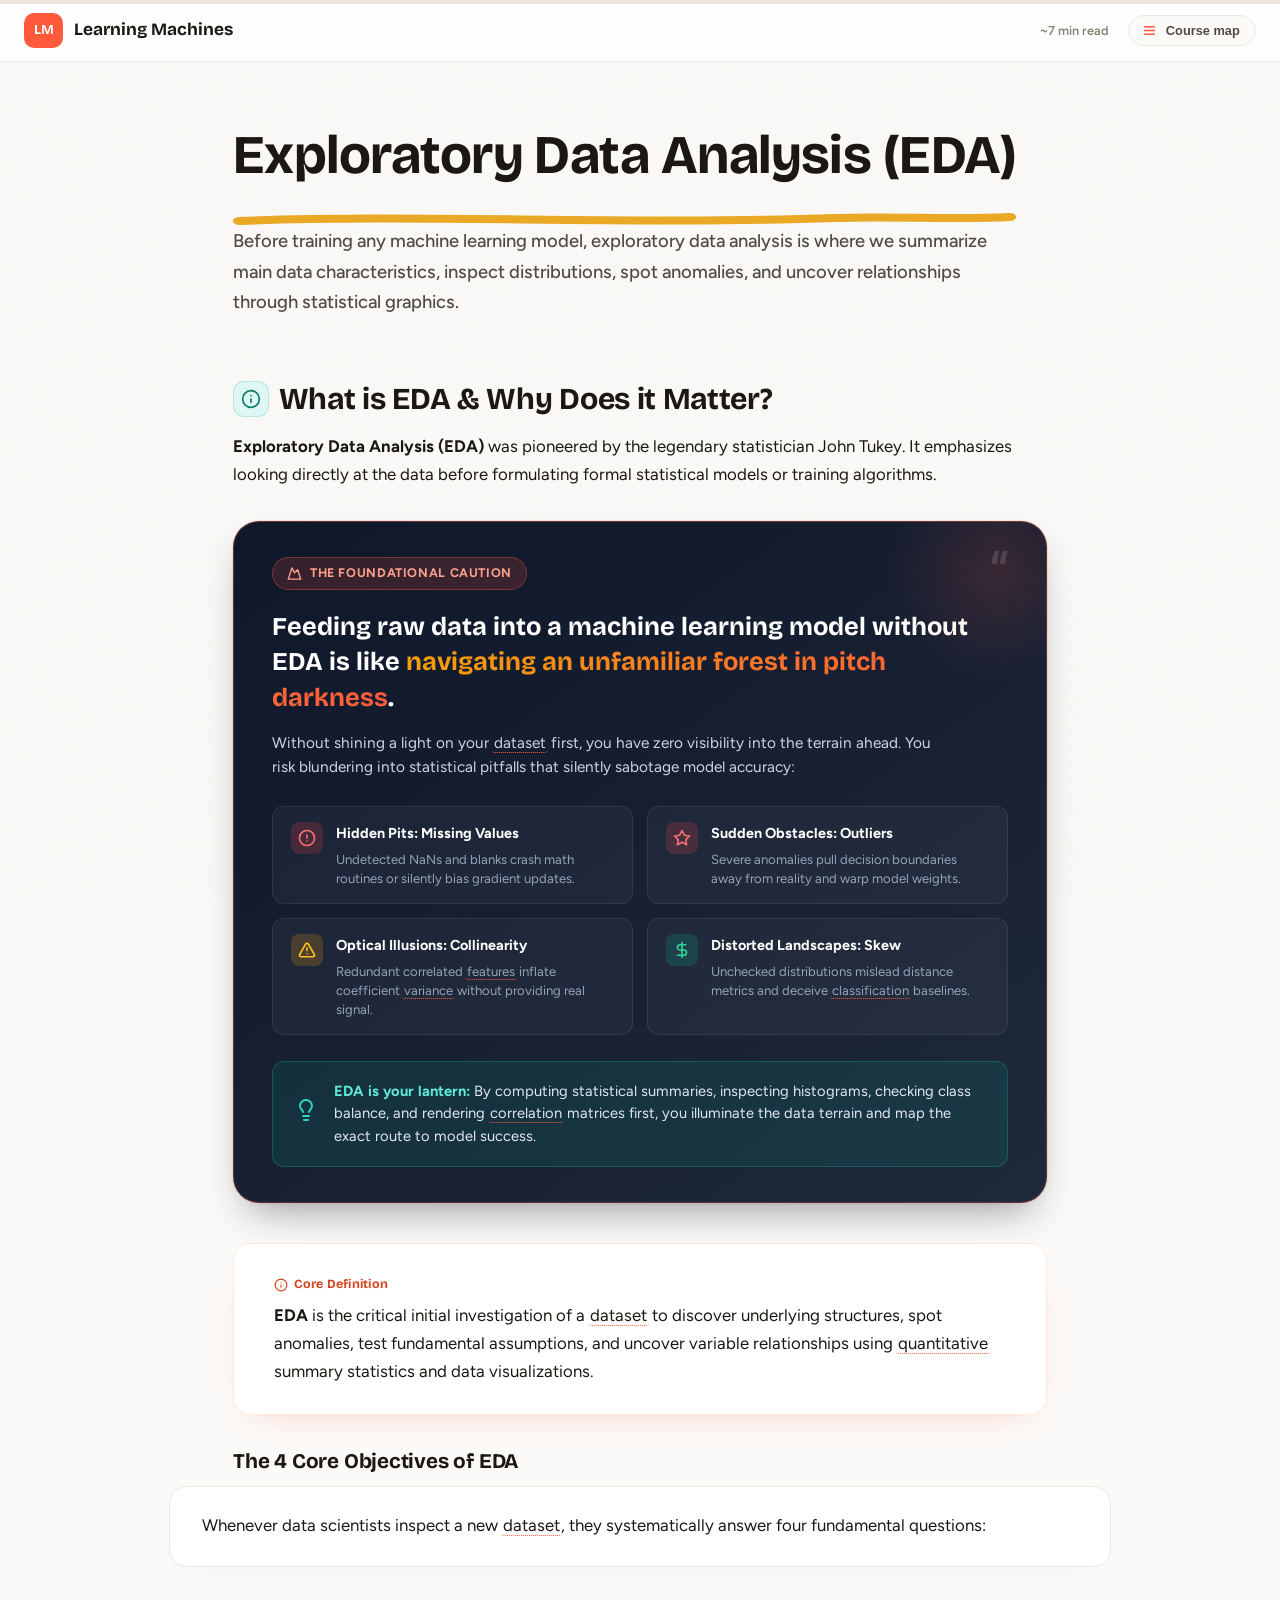
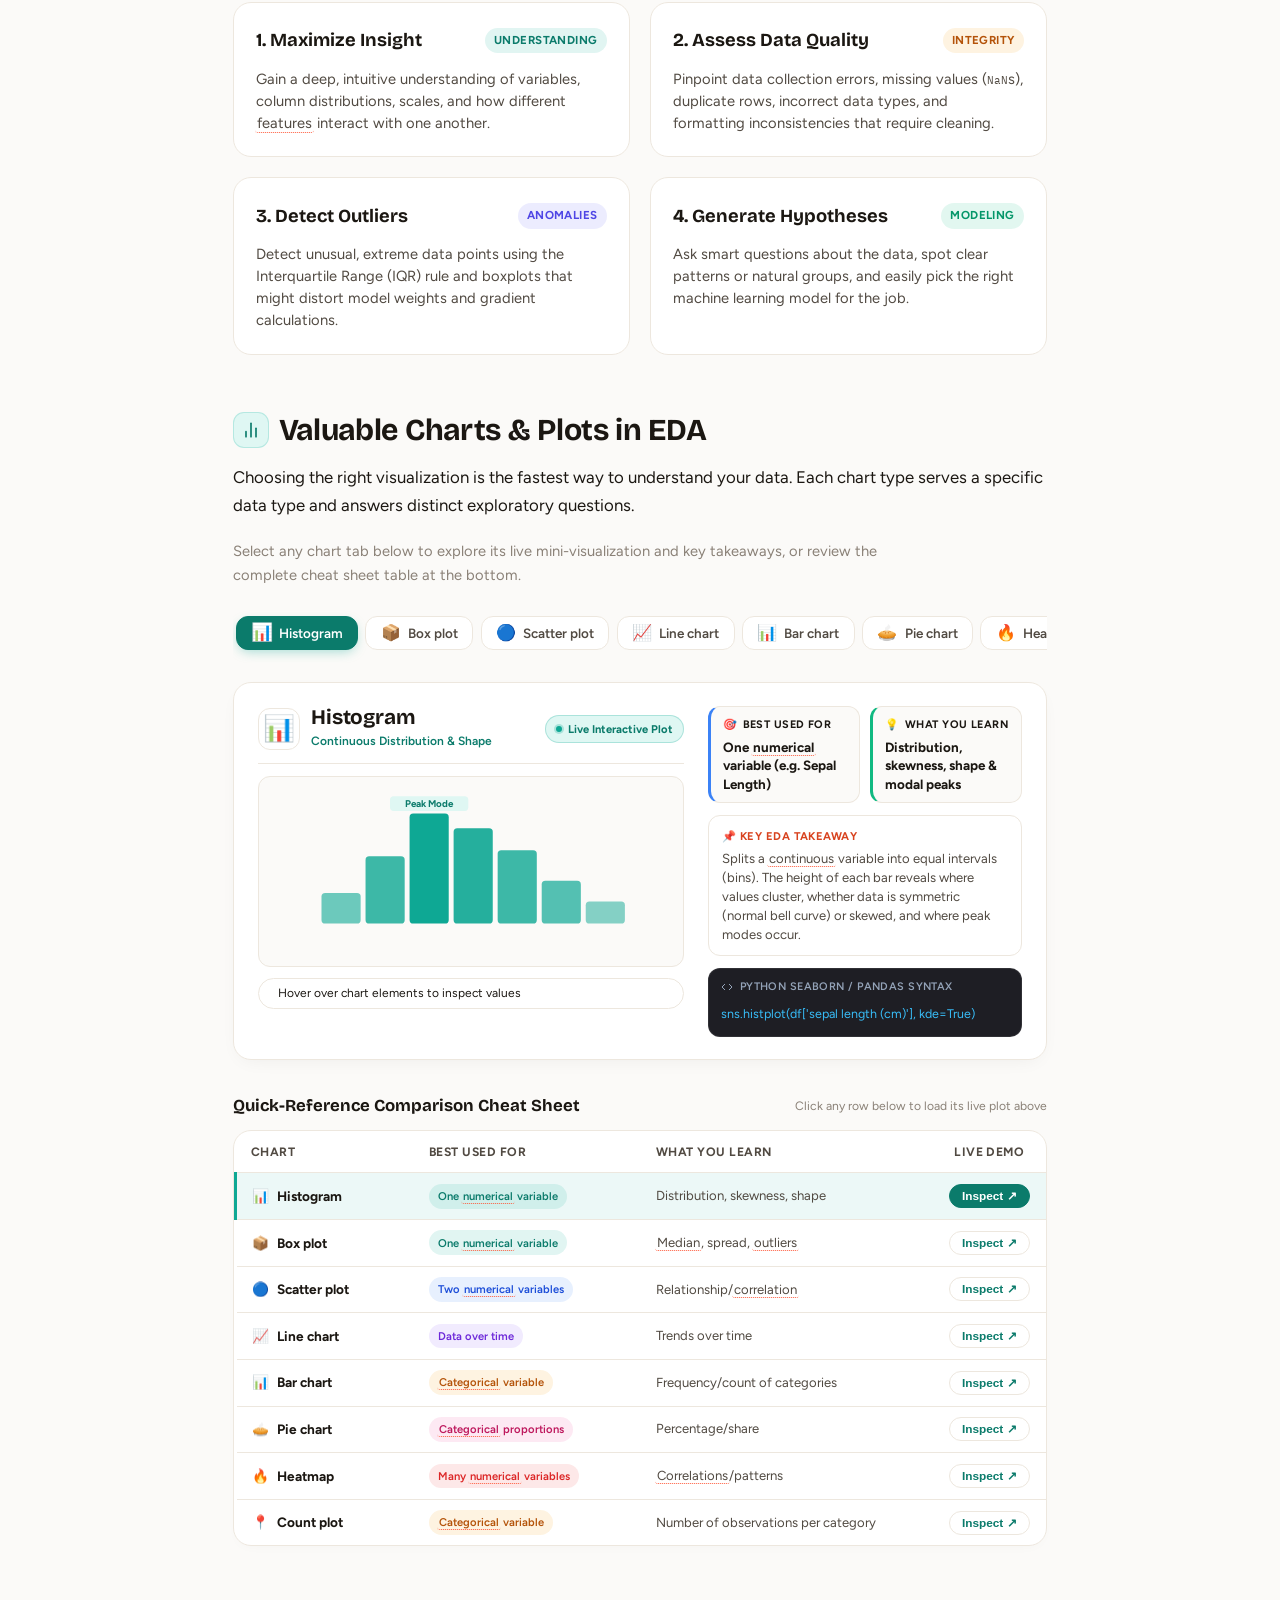
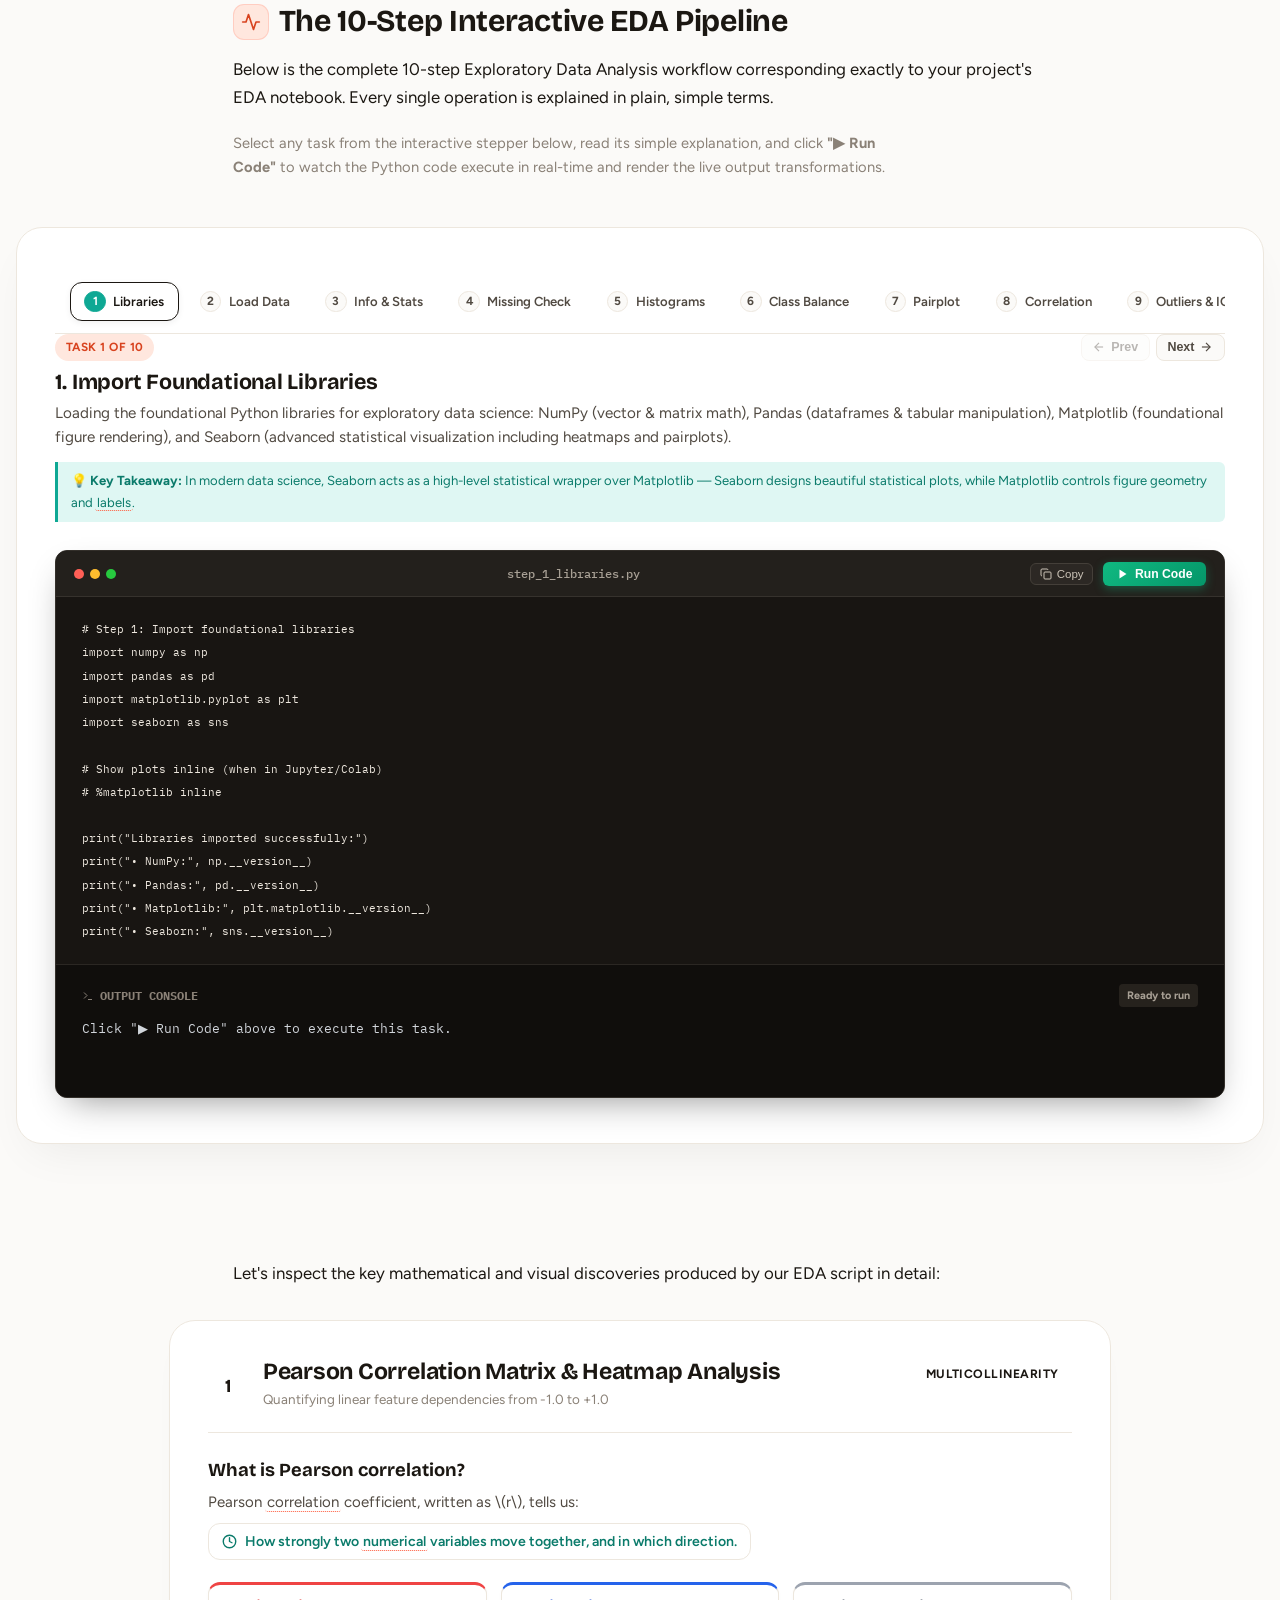
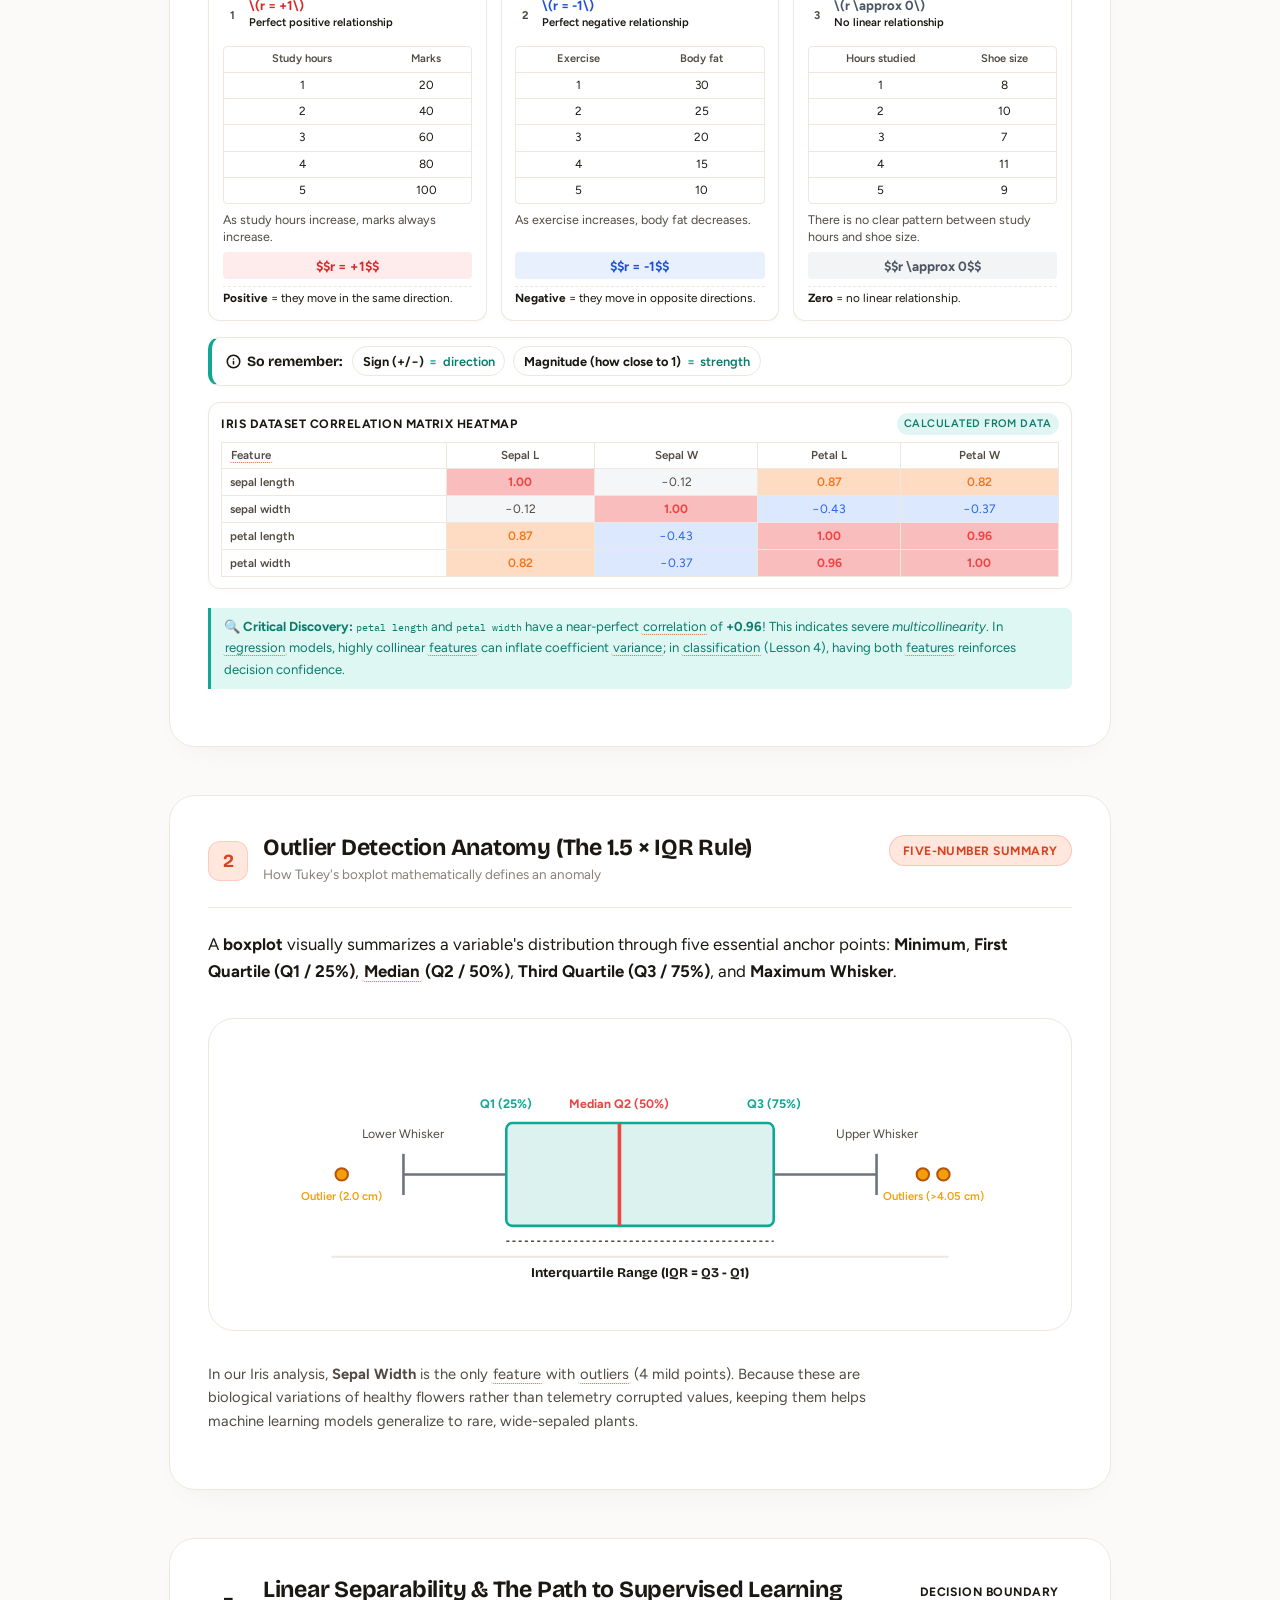
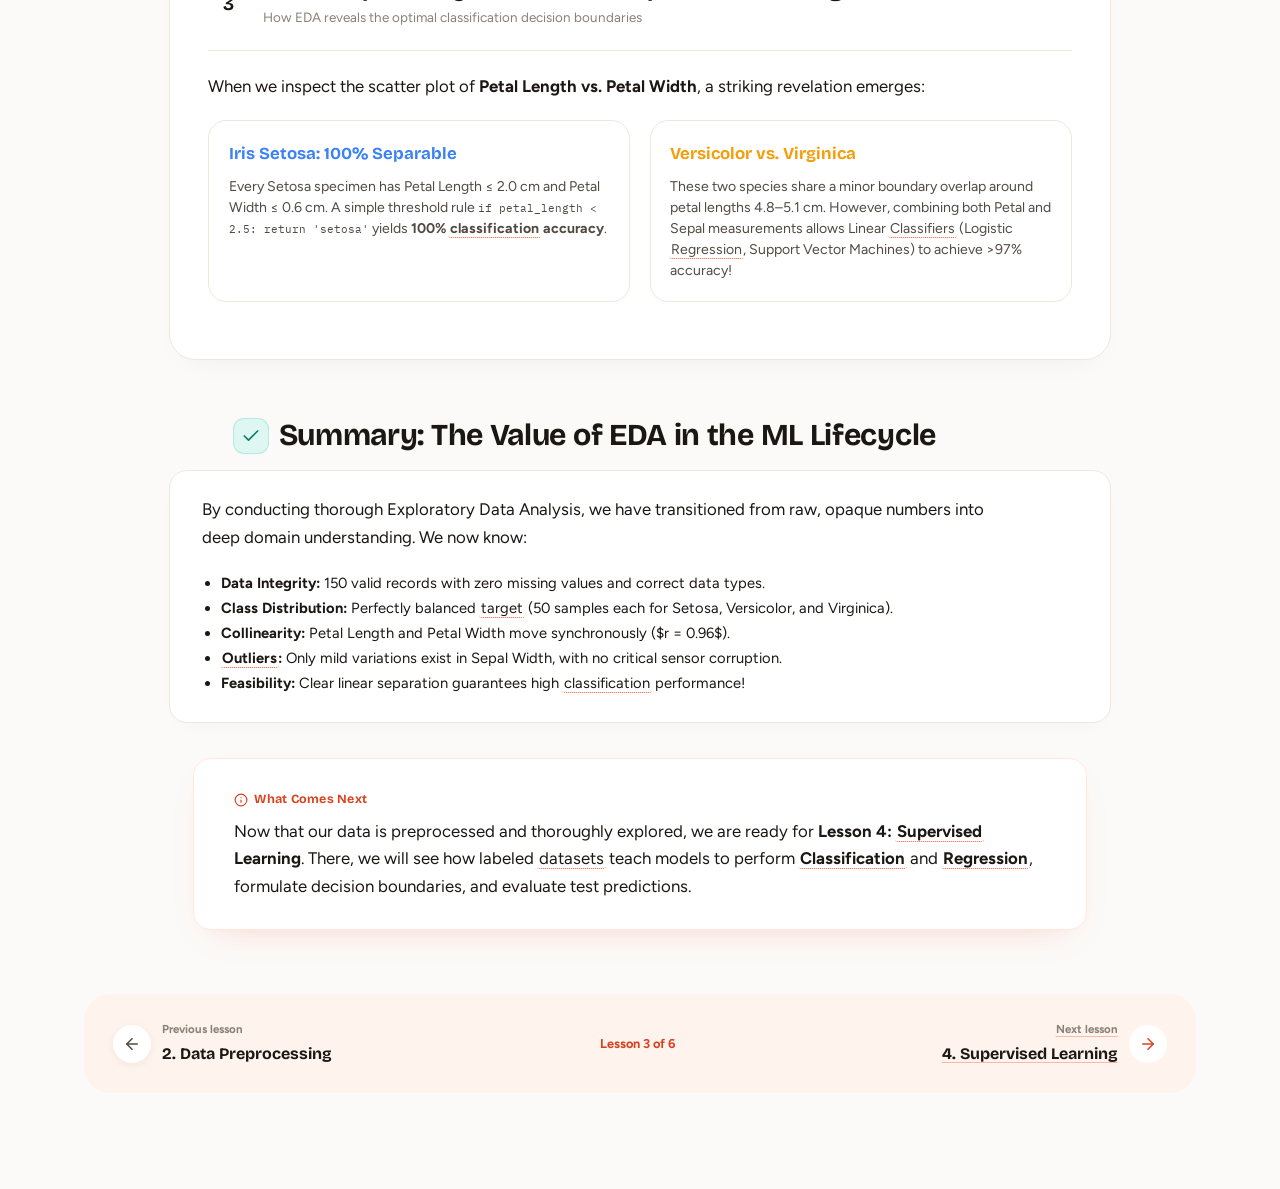
<file: eda.html>
﻿<!DOCTYPE html>
<html lang="en">
<head>
<meta charset="UTF-8">
<meta name="viewport" content="width=device-width, initial-scale=1.0">
<title>Exploratory Data Analysis (EDA) – Learning Machines</title>
<meta name="description" content="A comprehensive masterclass on Exploratory Data Analysis (EDA): Discovering patterns, checking distributions, detecting outliers with IQR, computing correlation matrices, and understanding Fisher's Iris dataset with runnable Python code.">
<link rel="preconnect" href="https://fonts.googleapis.com">
<link rel="preconnect" href="https://fonts.gstatic.com" crossorigin>
<link href="https://fonts.googleapis.com/css2?family=Bricolage+Grotesque:opsz,wght@12..96,500;12..96,600;12..96,700&family=Figtree:wght@400;500;600;700&family=IBM+Plex+Mono:wght@500;600&display=swap" rel="stylesheet">
<link rel="icon" type="image/svg+xml" href="favicon.svg">
<link rel="stylesheet" href="style.css">
</head>
<body>

<div class="grain" aria-hidden="true"></div>

<div class="progress-rail" aria-hidden="true"><div class="progress-fill" id="progressFill"></div></div>

<header class="top-bar">
  <div class="top-bar__brand">
    <span class="course-nav__mark">LM</span>
    <span class="top-bar__title">Learning Machines</span>
  </div>
  <div class="top-bar__controls">
    <span class="top-bar__time" id="readTime">~10 min read</span>
    <button class="nav-toggle" id="navToggle" aria-expanded="false" aria-controls="courseNav">
      <svg width="15" height="15" viewBox="0 0 24 24" fill="none" stroke="currentColor" stroke-width="2.2" stroke-linecap="round" stroke-linejoin="round" aria-hidden="true"><line x1="4" x2="20" y1="6" y2="6"/><line x1="4" x2="20" y1="12" y2="12"/><line x1="4" x2="20" y1="18" y2="18"/></svg>
      <span class="nav-toggle__label">Course map</span>
    </button>
  </div>
</header>

<div class="nav-overlay" id="navOverlay" aria-hidden="true"></div>

<!-- ============ SLIDE-OVER SIDEBAR ============ -->
<aside class="course-nav" id="courseNav">
  <div class="course-nav__header">
    <h2 class="course-nav__title-side">Course map</h2>
    <button class="nav-close" id="navClose" aria-label="Close nav">
      <svg width="20" height="20" viewBox="0 0 24 24" fill="none" stroke="currentColor" stroke-width="2" stroke-linecap="round" stroke-linejoin="round"><path d="M18 6 6 18M6 6l12 12"/></svg>
    </button>
  </div>
  <p class="course-nav__tagline">A slow, careful path through machine learning, start to finish.</p>

  <ol class="course-nav__list">
    <li class="course-nav__item is-completed">
      <a href="index.html" class="course-nav__inner-link">
        <span class="course-nav__num">1</span>
        <div>
          <span class="course-nav__name">Introduction</span>
          <span class="course-nav__state">completed</span>
        </div>
      </a>
    </li>
    <li class="course-nav__item is-completed">
      <a href="data-preprocessing.html" class="course-nav__inner-link">
        <span class="course-nav__num">2</span>
        <div>
          <span class="course-nav__name">Data Preprocessing</span>
          <span class="course-nav__state">completed</span>
        </div>
      </a>
    </li>
    <li class="course-nav__item is-active">
      <span class="course-nav__num">3</span>
      <div>
        <span class="course-nav__name">Exploratory Data Analysis</span>
        <span class="course-nav__state">reading now</span>
      </div>
    </li>
    <li class="course-nav__item is-available">
      <a href="supervised-learning.html" class="course-nav__inner-link">
        <span class="course-nav__num">4</span>
        <div>
          <span class="course-nav__name">Supervised Learning</span>
          <span class="course-nav__state">available now</span>
        </div>
      </a>
    </li>
    <ol class="course-nav__sub-list">
      <li class="course-nav__sub-item">
        <a href="supervised-learning.html">
          <span class="course-nav__sub-num">4.1</span>
          <div>
            <span class="course-nav__sub-name">Introduction</span>
            <span class="course-nav__state">available now</span>
          </div>
        </a>
      </li>
      <li class="course-nav__sub-item">
        <a href="classification.html">
          <span class="course-nav__sub-num">4.2</span>
          <div>
            <span class="course-nav__sub-name">Classification &amp; Decision Trees</span>
            <span class="course-nav__state">available now</span>
          </div>
        </a>
      </li>
      <li class="course-nav__sub-item">
        <a href="id3-algorithm.html">
          <span class="course-nav__sub-num">4.3</span>
          <div>
            <span class="course-nav__sub-name">ID3 Algorithm</span>
            <span class="course-nav__state">available now</span>
          </div>
        </a>
      </li>
      <li class="course-nav__sub-item">
        <a href="c45-algorithm.html">
          <span class="course-nav__sub-num">4.4</span>
          <div>
            <span class="course-nav__sub-name">C4.5 Algorithm</span>
            <span class="course-nav__state">available now</span>
          </div>
        </a>
      </li>
      <li class="course-nav__sub-item">
        <a href="cart-algorithm.html">
          <span class="course-nav__sub-num">4.5</span>
          <div>
            <span class="course-nav__sub-name">CART Algorithm</span>
            <span class="course-nav__state">available now</span>
          </div>
        </a>
      </li>
      <li class="course-nav__sub-item">
        <a href="regression-analysis.html">
          <span class="course-nav__sub-num">4.6</span>
          <div>
            <span class="course-nav__sub-name">Introduction to Regression</span>
            <span class="course-nav__state">available now</span>
          </div>
        </a>
      </li>
      <li class="course-nav__sub-item">
        <a href="simple-linear-regression.html">
          <span class="course-nav__sub-num">4.7</span>
          <div>
            <span class="course-nav__sub-name">Simple Linear Regression</span>
            <span class="course-nav__state">available now</span>
          </div>
        </a>
      </li>
      <li class="course-nav__sub-item">
        <a href="polynomial-regression.html">
          <span class="course-nav__sub-num">4.8</span>
          <div>
            <span class="course-nav__sub-name">Polynomial Regression</span>
            <span class="course-nav__state">available now</span>
          </div>
        </a>
      </li>
    </ol>
    <li class="course-nav__item">
      <a href="unsupervised-learning.html" class="course-nav__inner-link">
        <span class="course-nav__num">5</span>
        <div>
          <span class="course-nav__name">Unsupervised Learning</span>
          <span class="course-nav__state">available now</span>
        </div>
      </a>
    </li>
    <ol class="course-nav__sub-list">
      <li class="course-nav__sub-item">
        <a href="unsupervised-learning.html">
          <span class="course-nav__sub-num">5.1</span>
          <div>
            <span class="course-nav__sub-name">Introduction</span>
            <span class="course-nav__state">available now</span>
          </div>
        </a>
      </li>
      <li class="course-nav__sub-item">
        <a href="hierarchical-clustering.html">
          <span class="course-nav__sub-num">5.2</span>
          <div>
            <span class="course-nav__sub-name">Hierarchical Clustering</span>
            <span class="course-nav__state">available now</span>
          </div>
        </a>
      </li>
    </ol>
    <li class="course-nav__item is-locked">
      <span class="course-nav__num">6</span>
      <div>
        <span class="course-nav__name">Reinforcement Learning</span>
        <span class="course-nav__state">
          <svg class="course-nav__lock" width="12" height="12" viewBox="0 0 24 24" fill="none" stroke="currentColor" stroke-width="2" stroke-linecap="round" stroke-linejoin="round" aria-hidden="true"><rect width="18" height="11" x="3" y="11" rx="2" ry="2"/><path d="M7 11V7a5 5 0 0 1 10 0v4"/></svg>
          coming soon
        </span>
      </div>
    </li>
  </ol>
</aside>

<div class="shell">

  <!-- ============ MAIN ARTICLE ============ -->
  <main class="lesson">

    <header class="lesson__header">
      <span class="lesson__eyebrow-free-title">
        <h1>Exploratory Data Analysis (EDA)</h1>
        <svg class="title-underline" viewBox="0 0 520 14" preserveAspectRatio="none" aria-hidden="true">
          <path d="M4 9 C 120 2, 260 13, 400 6 C 440 4, 480 8, 516 5"/>
        </svg>
      </span>
      <p class="lesson__dek">Before training any machine learning model, exploratory data analysis is where we summarize main data characteristics, inspect distributions, spot anomalies, and uncover relationships through statistical graphics.</p>
    </header>

    <!-- ---- Section 1: Philosophy & The 4 Core Objectives ---- -->
    <section class="block" id="eda-objectives">
      <div class="block__body">
        <h2 class="fade-up animate-on-scroll">
          <span class="icon-badge icon-badge--teal">
            <svg viewBox="0 0 24 24" fill="none" stroke="currentColor" stroke-width="2" stroke-linecap="round" stroke-linejoin="round" aria-hidden="true"><circle cx="12" cy="12" r="10"/><line x1="12" y1="16" x2="12" y2="12"/><line x1="12" y1="8" x2="12.01" y2="8"/></svg>
          </span>
          What is EDA &amp; Why Does it Matter?
        </h2>
        
        <p class="fade-up animate-on-scroll">
          <strong>Exploratory Data Analysis (EDA)</strong> was pioneered by the legendary statistician John Tukey. It emphasizes looking directly at the data before formulating formal statistical models or training algorithms.
        </p>

        <!-- =========================================================
             FEATURED SPOTLIGHT: THE FOREST METAPHOR SHOWCASE
             ========================================================= -->
        <div class="forest-metaphor-card fade-up animate-on-scroll">
          <div class="forest-metaphor-card__glow" aria-hidden="true"></div>
          
          <div class="forest-metaphor-card__header">
            <div class="forest-badge">
              <svg width="15" height="15" viewBox="0 0 24 24" fill="none" stroke="currentColor" stroke-width="2.2" stroke-linecap="round" stroke-linejoin="round">
                <path d="m8 3 4 8 5-5 5 15H2L8 3z"/>
              </svg>
              <span>The Foundational Caution</span>
            </div>
            <span class="forest-quote-mark">“</span>
          </div>

          <blockquote class="forest-metaphor-card__quote">
            Feeding raw data into a machine learning model without EDA is like 
            <span class="forest-highlight">navigating an unfamiliar forest in pitch darkness</span>.
          </blockquote>

          <p class="forest-metaphor-card__subtext">
            Without shining a light on your dataset first, you have zero visibility into the terrain ahead. You risk blundering into statistical pitfalls that silently sabotage model accuracy:
          </p>

          <div class="forest-hazards-grid">
            <div class="forest-hazard-item">
              <div class="forest-hazard-icon forest-hazard-icon--danger">
                <svg width="18" height="18" viewBox="0 0 24 24" fill="none" stroke="currentColor" stroke-width="2.2" stroke-linecap="round" stroke-linejoin="round"><circle cx="12" cy="12" r="10"/><line x1="12" y1="8" x2="12" y2="12"/><line x1="12" y1="16" x2="12.01" y2="16"/></svg>
              </div>
              <div class="forest-hazard-content">
                <h5>Hidden Pits: Missing Values</h5>
                <p>Undetected NaNs and blanks crash math routines or silently bias gradient updates.</p>
              </div>
            </div>

            <div class="forest-hazard-item">
              <div class="forest-hazard-icon forest-hazard-icon--danger">
                <svg width="18" height="18" viewBox="0 0 24 24" fill="none" stroke="currentColor" stroke-width="2.2" stroke-linecap="round" stroke-linejoin="round"><polygon points="12 2 15.09 8.26 22 9.27 17 14.14 18.18 21.02 12 17.77 5.82 21.02 7 14.14 2 9.27 8.91 8.26 12 2"/></svg>
              </div>
              <div class="forest-hazard-content">
                <h5>Sudden Obstacles: Outliers</h5>
                <p>Severe anomalies pull decision boundaries away from reality and warp model weights.</p>
              </div>
            </div>

            <div class="forest-hazard-item">
              <div class="forest-hazard-icon forest-hazard-icon--warning">
                <svg width="18" height="18" viewBox="0 0 24 24" fill="none" stroke="currentColor" stroke-width="2.2" stroke-linecap="round" stroke-linejoin="round"><path d="m21.73 18-8-14a2 2 0 0 0-3.48 0l-8 14A2 2 0 0 0 4 21h16a2 2 0 0 0 1.73-3Z"/><line x1="12" y1="9" x2="12" y2="13"/><line x1="12" y1="17" x2="12.01" y2="17"/></svg>
              </div>
              <div class="forest-hazard-content">
                <h5>Optical Illusions: Collinearity</h5>
                <p>Redundant correlated features inflate coefficient variance without providing real signal.</p>
              </div>
            </div>

            <div class="forest-hazard-item">
              <div class="forest-hazard-icon forest-hazard-icon--safe">
                <svg width="18" height="18" viewBox="0 0 24 24" fill="none" stroke="currentColor" stroke-width="2.2" stroke-linecap="round" stroke-linejoin="round"><path d="M12 2v20M17 5H9.5a3.5 3.5 0 0 0 0 7h5a3.5 3.5 0 0 1 0 7H6"/></svg>
              </div>
              <div class="forest-hazard-content">
                <h5>Distorted Landscapes: Skew</h5>
                <p>Unchecked distributions mislead distance metrics and deceive classification baselines.</p>
              </div>
            </div>
          </div>

          <div class="forest-lantern-banner">
            <div class="forest-lantern-icon">
              <svg width="24" height="24" viewBox="0 0 24 24" fill="none" stroke="currentColor" stroke-width="2" stroke-linecap="round" stroke-linejoin="round">
                <path d="M15 14c.2-1 .7-1.7 1.5-2.5 1-.9 1.5-2.2 1.5-3.5A6 6 0 0 0 6 8c0 1 .2 2.2 1.5 3.5.7.7 1.3 1.5 1.5 2.5"/>
                <path d="M9 18h6"/><path d="M10 22h4"/>
              </svg>
            </div>
            <div>
              <strong>EDA is your lantern:</strong> By computing statistical summaries, inspecting histograms, checking class balance, and rendering correlation matrices first, you illuminate the data terrain and map the exact route to model success.
            </div>
          </div>
        </div>

        <div class="definition fade-up animate-on-scroll" style="margin: 1.8rem 0;">
          <div class="definition__label">
            <svg width="14" height="14" viewBox="0 0 24 24" fill="none" stroke="currentColor" stroke-width="2" stroke-linecap="round" stroke-linejoin="round" aria-hidden="true"><circle cx="12" cy="12" r="10"/><line x1="12" y1="16" x2="12" y2="12"/><line x1="12" y1="8" x2="12.01" y2="8"/></svg>
            Core Definition
          </div>
          <p>
            <strong>EDA</strong> is the critical initial investigation of a dataset to discover underlying structures, spot anomalies, test fundamental assumptions, and uncover variable relationships using quantitative summary statistics and data visualizations.
          </p>
        </div>

        <h3 class="fade-up animate-on-scroll" style="font-family:var(--display); font-size:1.3rem; margin-top:2.2rem; color:var(--ink);">
          The 4 Core Objectives of EDA
        </h3>

        <div class="facts-lead-card fade-up animate-on-scroll">
          <p>
            Whenever data scientists inspect a new dataset, they systematically answer four fundamental questions:
          </p>
        </div>

        <!-- 4 Objectives Cards Grid -->
        <div class="iris-anatomy-grid fade-up animate-on-scroll">
          <div class="iris-anatomy-card">
            <div class="iris-anatomy-card__header">
              <h4 class="iris-anatomy-card__title">1. Maximize Insight</h4>
              <span class="iris-anatomy-tag iris-anatomy-tag--sepal">Understanding</span>
            </div>
            <p style="font-size:0.92rem; color:var(--ink-soft); margin:0; line-height:1.5;">
              Gain a deep, intuitive understanding of variables, column distributions, scales, and how different features interact with one another.
            </p>
          </div>

          <div class="iris-anatomy-card">
            <div class="iris-anatomy-card__header">
              <h4 class="iris-anatomy-card__title">2. Assess Data Quality</h4>
              <span class="iris-anatomy-tag iris-anatomy-tag--petal">Integrity</span>
            </div>
            <p style="font-size:0.92rem; color:var(--ink-soft); margin:0; line-height:1.5;">
              Pinpoint data collection errors, missing values (<code>NaN</code>s), duplicate rows, incorrect data types, and formatting inconsistencies that require cleaning.
            </p>
          </div>

          <div class="iris-anatomy-card">
            <div class="iris-anatomy-card__header">
              <h4 class="iris-anatomy-card__title">3. Detect Outliers</h4>
              <span class="iris-anatomy-tag iris-anatomy-tag--target">Anomalies</span>
            </div>
            <p style="font-size:0.92rem; color:var(--ink-soft); margin:0; line-height:1.5;">
              Detect unusual, extreme data points using the Interquartile Range (IQR) rule and boxplots that might distort model weights and gradient calculations.
            </p>
          </div>

          <div class="iris-anatomy-card">
            <div class="iris-anatomy-card__header">
              <h4 class="iris-anatomy-card__title">4. Generate Hypotheses</h4>
              <span class="iris-anatomy-tag" style="background:rgba(16,185,129,0.12); color:#059669;">Modeling</span>
            </div>
            <p style="font-size:0.92rem; color:var(--ink-soft); margin:0; line-height:1.5;">
              Ask smart questions about the data, spot clear patterns or natural groups, and easily pick the right machine learning model for the job.
            </p>
          </div>
        </div>

      </div>
    </section>
    <!-- ---- Section 2: Valuable Charts & Plots in EDA ---- -->
    <section class="block" id="eda-charts-guide">
      <div class="block__body">
        <h2 class="fade-up animate-on-scroll">
          <span class="icon-badge icon-badge--teal">
            <svg viewBox="0 0 24 24" fill="none" stroke="currentColor" stroke-width="2" stroke-linecap="round" stroke-linejoin="round" aria-hidden="true"><line x1="18" y1="20" x2="18" y2="10"/><line x1="12" y1="20" x2="12" y2="4"/><line x1="6" y1="20" x2="6" y2="14"/></svg>
          </span>
          Valuable Charts &amp; Plots in EDA
        </h2>
        <p class="fade-up animate-on-scroll">
          Choosing the right visualization is the fastest way to understand your data. Each chart type serves a specific data type and answers distinct exploratory questions.
        </p>
        <p class="fade-up animate-on-scroll" style="font-size:0.92rem; color:var(--muted);">
          Select any chart tab below to explore its live mini-visualization and key takeaways, or review the complete cheat sheet table at the bottom.
        </p>

        <!-- Entire Interactive Charts Explorer Container -->
        <div class="charts-explorer-wrapper-v2 fade-up animate-on-scroll" id="chartsExplorer">

          <!-- 1. Horizontal Chart Switcher Tabs -->
          <div class="chart-tabs-bar" id="chartTabsBar" role="tablist" aria-label="EDA Chart Types">
            <button class="chart-tab-btn is-active" data-chart="histogram" role="tab" aria-selected="true">
              <span class="chart-tab-icon">📊</span>
              <span class="chart-tab-text">Histogram</span>
            </button>
            <button class="chart-tab-btn" data-chart="boxplot" role="tab" aria-selected="false">
              <span class="chart-tab-icon">📦</span>
              <span class="chart-tab-text">Box plot</span>
            </button>
            <button class="chart-tab-btn" data-chart="scatter" role="tab" aria-selected="false">
              <span class="chart-tab-icon">🔵</span>
              <span class="chart-tab-text">Scatter plot</span>
            </button>
            <button class="chart-tab-btn" data-chart="line" role="tab" aria-selected="false">
              <span class="chart-tab-icon">📈</span>
              <span class="chart-tab-text">Line chart</span>
            </button>
            <button class="chart-tab-btn" data-chart="bar" role="tab" aria-selected="false">
              <span class="chart-tab-icon">📊</span>
              <span class="chart-tab-text">Bar chart</span>
            </button>
            <button class="chart-tab-btn" data-chart="pie" role="tab" aria-selected="false">
              <span class="chart-tab-icon">🥧</span>
              <span class="chart-tab-text">Pie chart</span>
            </button>
            <button class="chart-tab-btn" data-chart="heatmap" role="tab" aria-selected="false">
              <span class="chart-tab-icon">🔥</span>
              <span class="chart-tab-text">Heatmap</span>
            </button>
            <button class="chart-tab-btn" data-chart="countplot" role="tab" aria-selected="false">
              <span class="chart-tab-icon">📍</span>
              <span class="chart-tab-text">Count plot</span>
            </button>
          </div>

          <!-- 2. Wide Interactive Chart Studio Showcase Card -->
          <div class="chart-studio-card" id="chartStudioCard">
            <!-- Studio Left: Interactive Plot Area -->
            <div class="studio-plot-pane">
              <div class="studio-plot-header">
                <div class="studio-plot-title-group">
                  <span class="studio-plot-icon" id="studioPlotIcon">📊</span>
                  <div>
                    <h3 class="studio-plot-name" id="studioPlotName">Histogram</h3>
                    <span class="studio-plot-tag" id="studioPlotTag">Continuous Distribution &amp; Shape</span>
                  </div>
                </div>
                <span class="studio-live-pill">
                  <span class="studio-pulse-dot"></span> Live Interactive Plot
                </span>
              </div>

              <!-- SVG Canvas Wrapper -->
              <div class="studio-canvas-wrapper" id="studioCanvasWrapper">
                <!-- Dynamically populated SVG -->
              </div>

              <!-- Hover Tooltip Bar -->
              <div class="studio-tooltip-bar" id="studioTooltipBar">
                <span class="tooltip-dot"></span>
                <span id="studioTooltipText">Hover over chart elements to inspect values</span>
              </div>
            </div>

            <!-- Studio Right: Deep-Dive Breakdown Pane -->
            <div class="studio-info-pane">
              <div class="studio-info-grid">
                <div class="studio-info-card studio-info-card--scope">
                  <div class="studio-info-label">
                    <span>🎯</span>
                    <span>Best Used For</span>
                  </div>
                  <div class="studio-info-val" id="studioScope">One numerical variable (e.g. Sepal Length)</div>
                </div>

                <div class="studio-info-card studio-info-card--learn">
                  <div class="studio-info-label">
                    <span>💡</span>
                    <span>What You Learn</span>
                  </div>
                  <div class="studio-info-val" id="studioLearn">Distribution, skewness, shape &amp; modal peaks</div>
                </div>
              </div>

              <div class="studio-takeaway-box">
                <div class="studio-takeaway-label">📌 Key EDA Takeaway</div>
                <p class="studio-takeaway-desc" id="studioTakeaway">
                  Splits a continuous variable into equal intervals (bins). The height of each bar reveals where values cluster, whether data is symmetric (normal bell curve) or skewed, and where peak modes occur.
                </p>
              </div>

              <div class="studio-code-box">
                <div class="studio-code-label">
                  <svg width="12" height="12" viewBox="0 0 24 24" fill="none" stroke="currentColor" stroke-width="2"><polyline points="16 18 22 12 16 6"/><polyline points="8 6 2 12 8 18"/></svg>
                  <span>Python Seaborn / Pandas Syntax</span>
                </div>
                <code class="studio-code-snippet" id="studioCodeSnippet">sns.histplot(df['sepal length (cm)'], kde=True)</code>
              </div>
            </div>
          </div>

          <!-- 3. Full-Width Quick-Reference Comparison Table -->
          <div class="charts-table-section">
            <div class="charts-table-header-row">
              <h4 class="charts-table-title">Quick-Reference Comparison Cheat Sheet</h4>
              <span class="charts-table-hint">Click any row below to load its live plot above</span>
            </div>
            <div class="charts-table-container">
              <table class="eda-cheat-table--full" id="edaCheatTable">
                <thead>
                  <tr>
                    <th style="width: 22%;">Chart</th>
                    <th style="width: 28%;">Best used for</th>
                    <th style="width: 36%;">What you learn</th>
                    <th style="width: 14%; text-align: center;">Live Demo</th>
                  </tr>
                </thead>
                <tbody>
                  <tr class="chart-row is-active" data-chart="histogram">
                    <td>
                      <div class="col-chart-name"><span>📊</span> <strong>Histogram</strong></div>
                    </td>
                    <td><span class="chart-type-tag chart-type-tag--num">One numerical variable</span></td>
                    <td class="col-learn">Distribution, skewness, shape</td>
                    <td style="text-align: center;"><button class="table-view-btn">Inspect ↗</button></td>
                  </tr>
                  <tr class="chart-row" data-chart="boxplot">
                    <td>
                      <div class="col-chart-name"><span>📦</span> <strong>Box plot</strong></div>
                    </td>
                    <td><span class="chart-type-tag chart-type-tag--num">One numerical variable</span></td>
                    <td class="col-learn">Median, spread, outliers</td>
                    <td style="text-align: center;"><button class="table-view-btn">Inspect ↗</button></td>
                  </tr>
                  <tr class="chart-row" data-chart="scatter">
                    <td>
                      <div class="col-chart-name"><span>🔵</span> <strong>Scatter plot</strong></div>
                    </td>
                    <td><span class="chart-type-tag chart-type-tag--bi">Two numerical variables</span></td>
                    <td class="col-learn">Relationship/correlation</td>
                    <td style="text-align: center;"><button class="table-view-btn">Inspect ↗</button></td>
                  </tr>
                  <tr class="chart-row" data-chart="line">
                    <td>
                      <div class="col-chart-name"><span>📈</span> <strong>Line chart</strong></div>
                    </td>
                    <td><span class="chart-type-tag chart-type-tag--time">Data over time</span></td>
                    <td class="col-learn">Trends over time</td>
                    <td style="text-align: center;"><button class="table-view-btn">Inspect ↗</button></td>
                  </tr>
                  <tr class="chart-row" data-chart="bar">
                    <td>
                      <div class="col-chart-name"><span>📊</span> <strong>Bar chart</strong></div>
                    </td>
                    <td><span class="chart-type-tag chart-type-tag--cat">Categorical variable</span></td>
                    <td class="col-learn">Frequency/count of categories</td>
                    <td style="text-align: center;"><button class="table-view-btn">Inspect ↗</button></td>
                  </tr>
                  <tr class="chart-row" data-chart="pie">
                    <td>
                      <div class="col-chart-name"><span>🥧</span> <strong>Pie chart</strong></div>
                    </td>
                    <td><span class="chart-type-tag chart-type-tag--prop">Categorical proportions</span></td>
                    <td class="col-learn">Percentage/share</td>
                    <td style="text-align: center;"><button class="table-view-btn">Inspect ↗</button></td>
                  </tr>
                  <tr class="chart-row" data-chart="heatmap">
                    <td>
                      <div class="col-chart-name"><span>🔥</span> <strong>Heatmap</strong></div>
                    </td>
                    <td><span class="chart-type-tag chart-type-tag--multi">Many numerical variables</span></td>
                    <td class="col-learn">Correlations/patterns</td>
                    <td style="text-align: center;"><button class="table-view-btn">Inspect ↗</button></td>
                  </tr>
                  <tr class="chart-row" data-chart="countplot">
                    <td>
                      <div class="col-chart-name"><span>📍</span> <strong>Count plot</strong></div>
                    </td>
                    <td><span class="chart-type-tag chart-type-tag--cat">Categorical variable</span></td>
                    <td class="col-learn">Number of observations per category</td>
                    <td style="text-align: center;"><button class="table-view-btn">Inspect ↗</button></td>
                  </tr>
                </tbody>
              </table>
            </div>
          </div>

        </div>

      </div>
    </section>

    <!-- ---- Section 3: Interactive 10-Step EDA Pipeline ---- -->
    <section class="block" id="eda-pipeline-section">
      <div class="block__body">
        <h2 class="fade-up animate-on-scroll">
          <span class="icon-badge icon-badge--coral">
            <svg viewBox="0 0 24 24" fill="none" stroke="currentColor" stroke-width="2" stroke-linecap="round" stroke-linejoin="round" aria-hidden="true"><polyline points="22 12 18 12 15 21 9 3 6 12 2 12"/></svg>
          </span>
          The 10-Step Interactive EDA Pipeline
        </h2>
        <p class="fade-up animate-on-scroll">
          Below is the complete 10-step Exploratory Data Analysis workflow corresponding exactly to your project's EDA notebook. Every single operation is explained in plain, simple terms.
        </p>
        <p class="fade-up animate-on-scroll" style="font-size:0.92rem; color:var(--muted);">
          Select any task from the interactive stepper below, read its simple explanation, and click <strong>"▶ Run Code"</strong> to watch the Python code execute in real-time and render the live output transformations.
        </p>
      </div>

      <!-- Interactive Pipeline Container -->
      <div class="pipeline-container fade-up animate-on-scroll" id="edaPipelineContainer">
          
          <!-- Stepper Tab Bar (10 steps) -->
          <div class="eda-stepper" role="tablist" aria-label="EDA steps">
            <button class="eda-step-btn is-active" data-step="1" role="tab" aria-selected="true">
              <span class="eda-step-btn__num">1</span>
              <span>Libraries</span>
            </button>
            <button class="eda-step-btn" data-step="2" role="tab" aria-selected="false">
              <span class="eda-step-btn__num">2</span>
              <span>Load Data</span>
            </button>
            <button class="eda-step-btn" data-step="3" role="tab" aria-selected="false">
              <span class="eda-step-btn__num">3</span>
              <span>Info &amp; Stats</span>
            </button>
            <button class="eda-step-btn" data-step="4" role="tab" aria-selected="false">
              <span class="eda-step-btn__num">4</span>
              <span>Missing Check</span>
            </button>
            <button class="eda-step-btn" data-step="5" role="tab" aria-selected="false">
              <span class="eda-step-btn__num">5</span>
              <span>Histograms</span>
            </button>
            <button class="eda-step-btn" data-step="6" role="tab" aria-selected="false">
              <span class="eda-step-btn__num">6</span>
              <span>Class Balance</span>
            </button>
            <button class="eda-step-btn" data-step="7" role="tab" aria-selected="false">
              <span class="eda-step-btn__num">7</span>
              <span>Pairplot</span>
            </button>
            <button class="eda-step-btn" data-step="8" role="tab" aria-selected="false">
              <span class="eda-step-btn__num">8</span>
              <span>Correlation</span>
            </button>
            <button class="eda-step-btn" data-step="9" role="tab" aria-selected="false">
              <span class="eda-step-btn__num">9</span>
              <span>Outliers &amp; IQR</span>
            </button>
            <button class="eda-step-btn" data-step="10" role="tab" aria-selected="false">
              <span class="eda-step-btn__num">10</span>
              <span>Species Insights</span>
            </button>
          </div>

          <!-- Step Info Card -->
          <div class="pipeline-step-content">
            <div class="pipeline-step-meta">
              <span class="pipeline-badge" id="edaStepBadge">Task 1 of 10</span>
              <div class="pipeline-nav-arrows">
                <button class="pipe-nav-btn" id="edaPrevStepBtn" disabled aria-label="Previous step">
                  <svg width="14" height="14" viewBox="0 0 24 24" fill="none" stroke="currentColor" stroke-width="2"><path d="M19 12H5"/><path d="m12 19-7-7 7-7"/></svg>
                  <span>Prev</span>
                </button>
                <button class="pipe-nav-btn" id="edaNextStepBtn" aria-label="Next step">
                  <span>Next</span>
                  <svg width="14" height="14" viewBox="0 0 24 24" fill="none" stroke="currentColor" stroke-width="2"><path d="M5 12h14"/><path d="m12 5 7 7-7 7"/></svg>
                </button>
              </div>
            </div>

            <h3 class="pipeline-step-title" id="edaStepTitle">1. Import Foundational Libraries</h3>
            <p class="pipeline-step-desc" id="edaStepDesc">
              Loading the foundational Python libraries for exploratory data science: NumPy (vector &amp; matrix math), Pandas (dataframes &amp; tabular manipulation), Matplotlib (foundational figure rendering), and Seaborn (advanced statistical visualization including heatmaps and pairplots).
            </p>
            <div class="pipeline-step-tip" id="edaStepTip">
              💡 <strong>Key Takeaway:</strong> In modern data science, Seaborn acts as a high-level statistical wrapper over Matplotlib — Seaborn designs beautiful statistical plots, while Matplotlib controls figure geometry and labels.
            </div>
          </div>

          <!-- Code Sandbox / Editor & Console -->
          <div class="code-sandbox">
            <div class="code-sandbox__header">
              <div class="code-sandbox__mac-dots" aria-hidden="true">
                <span class="mac-dot mac-dot--red"></span>
                <span class="mac-dot mac-dot--yellow"></span>
                <span class="mac-dot mac-dot--green"></span>
              </div>
              <div class="code-sandbox__filename" id="edaSandboxFilename">step_1_libraries.py</div>
              <div class="code-sandbox__actions">
                <button class="copy-code-btn" id="edaCopyCodeBtn" title="Copy code to clipboard">
                  <svg width="12" height="12" viewBox="0 0 24 24" fill="none" stroke="currentColor" stroke-width="2"><rect width="14" height="14" x="8" y="8" rx="2" ry="2"/><path d="M4 16c-1.1 0-2-.9-2-2V4c0-1.1.9-2 2-2h10c1.1 0 2 .9 2 2"/></svg>
                  <span id="edaCopyBtnText">Copy</span>
                </button>
                <button class="run-code-btn" id="edaRunCodeBtn">
                  <svg width="12" height="12" viewBox="0 0 24 24" fill="currentColor"><polygon points="5 3 19 12 5 21 5 3"/></svg>
                  <span>Run Code</span>
                </button>
              </div>
            </div>

            <!-- Code Editor Viewer -->
            <div class="code-sandbox__editor">
              <pre><code id="edaCodeSnippet" class="language-python"># Step 1: Import foundational libraries
import numpy as np
import pandas as pd
import matplotlib.pyplot as plt
import seaborn as sns

# Show plots inline (when in Jupyter/Colab)
# %matplotlib inline

print("Libraries imported successfully:")
print("• NumPy:", np.__version__)
print("• Pandas:", pd.__version__)
print("• Matplotlib:", plt.matplotlib.__version__)
print("• Seaborn:", sns.__version__)</code></pre>
            </div>

            <!-- Execution Console Output -->
            <div class="code-sandbox__console">
              <div class="console-header">
                <span class="console-title">
                  <svg width="12" height="12" viewBox="0 0 24 24" fill="none" stroke="currentColor" stroke-width="2"><polyline points="4 17 10 11 4 5"/><line x1="12" y1="19" x2="20" y2="19"/></svg>
                  Output Console
                </span>
                <span class="console-status console-status--ready" id="edaConsoleStatus">Ready to run</span>
              </div>
              <div class="console-output" id="edaConsoleOutput">Click "▶ Run Code" above to execute this task.</div>
            </div>
          </div>

      </div>
    </section>

    <!-- ---- Section 4: Deep-Dive Visual Analytics Gallery ---- -->
    <section class="block" id="eda-visual-gallery">
      <div class="block__body">
        <h2 class="fade-up animate-on-scroll">
          <span class="icon-badge icon-badge--gold">
            <svg viewBox="0 0 24 24" fill="none" stroke="currentColor" stroke-width="2" stroke-linecap="round" stroke-linejoin="round" aria-hidden="true"><rect width="18" height="18" x="3" y="3" rx="2"/><path d="M3 9h18M9 21V9"/></svg>
          </span>
          Deep-Dive Visual Analytics Gallery
        </h2>
        <p class="fade-up animate-on-scroll">
          Let's inspect the key mathematical and visual discoveries produced by our EDA script in detail:
        </p>

        <!-- 1. Correlation Matrix & Heatmap Visual -->
        <div class="fact-block fact-block--scale fade-up animate-on-scroll" style="margin-top: 2rem;">
          <div class="fact-block__header">
            <div class="fact-block__title-area">
              <span class="fact-block__num">1</span>
              <div>
                <h3 class="fact-block__title">Pearson Correlation Matrix &amp; Heatmap Analysis</h3>
                <span style="font-size:0.84rem; color:var(--muted);">Quantifying linear feature dependencies from -1.0 to +1.0</span>
              </div>
            </div>
            <span class="fact-block__badge">Multicollinearity</span>
          </div>

          <div class="corr-intro-block">
            <h4 class="corr-question-title">What is Pearson correlation?</h4>
            <p class="corr-lead-text">
              Pearson correlation coefficient, written as \(r\), tells us:
            </p>
            <div class="corr-core-rule">
              <svg width="15" height="15" viewBox="0 0 24 24" fill="none" stroke="currentColor" stroke-width="2.2" stroke-linecap="round" stroke-linejoin="round" aria-hidden="true"><circle cx="12" cy="12" r="10"/><polyline points="12 6 12 12 16 14"/></svg>
              <span>How strongly two numerical variables move together, and in which direction.</span>
            </div>
          </div>

          <!-- 3-Column Space-Efficient Intuitive Correlation Examples -->
          <div class="corr-examples-grid">
            
            <!-- Example 1: r = +1 -->
            <div class="corr-example-card corr-example-card--pos">
              <div class="corr-example-card__header">
                <span class="corr-example-num">1</span>
                <div class="corr-example-title-group">
                  <span class="corr-val-badge corr-val-badge--pos">\(r = +1\)</span>
                  <span class="corr-rel-name">Perfect positive relationship</span>
                </div>
              </div>
              <div class="corr-table-wrap">
                <table class="corr-mini-table">
                  <thead>
                    <tr>
                      <th>Study hours</th>
                      <th>Marks</th>
                    </tr>
                  </thead>
                  <tbody>
                    <tr><td>1</td><td>20</td></tr>
                    <tr><td>2</td><td>40</td></tr>
                    <tr><td>3</td><td>60</td></tr>
                    <tr><td>4</td><td>80</td></tr>
                    <tr><td>5</td><td>100</td></tr>
                  </tbody>
                </table>
              </div>
              <p class="corr-example-desc">As study hours increase, marks always increase.</p>
              <div class="corr-math-pill corr-math-pill--pos">$$r = +1$$</div>
              <p class="corr-example-rule"><strong>Positive</strong> = they move in the same direction.</p>
            </div>

            <!-- Example 2: r = -1 -->
            <div class="corr-example-card corr-example-card--neg">
              <div class="corr-example-card__header">
                <span class="corr-example-num">2</span>
                <div class="corr-example-title-group">
                  <span class="corr-val-badge corr-val-badge--neg">\(r = -1\)</span>
                  <span class="corr-rel-name">Perfect negative relationship</span>
                </div>
              </div>
              <div class="corr-table-wrap">
                <table class="corr-mini-table">
                  <thead>
                    <tr>
                      <th>Exercise</th>
                      <th>Body fat</th>
                    </tr>
                  </thead>
                  <tbody>
                    <tr><td>1</td><td>30</td></tr>
                    <tr><td>2</td><td>25</td></tr>
                    <tr><td>3</td><td>20</td></tr>
                    <tr><td>4</td><td>15</td></tr>
                    <tr><td>5</td><td>10</td></tr>
                  </tbody>
                </table>
              </div>
              <p class="corr-example-desc">As exercise increases, body fat decreases.</p>
              <div class="corr-math-pill corr-math-pill--neg">$$r = -1$$</div>
              <p class="corr-example-rule"><strong>Negative</strong> = they move in opposite directions.</p>
            </div>

            <!-- Example 3: r = 0 -->
            <div class="corr-example-card corr-example-card--zero">
              <div class="corr-example-card__header">
                <span class="corr-example-num">3</span>
                <div class="corr-example-title-group">
                  <span class="corr-val-badge corr-val-badge--zero">\(r \approx 0\)</span>
                  <span class="corr-rel-name">No linear relationship</span>
                </div>
              </div>
              <div class="corr-table-wrap">
                <table class="corr-mini-table">
                  <thead>
                    <tr>
                      <th>Hours studied</th>
                      <th>Shoe size</th>
                    </tr>
                  </thead>
                  <tbody>
                    <tr><td>1</td><td>8</td></tr>
                    <tr><td>2</td><td>10</td></tr>
                    <tr><td>3</td><td>7</td></tr>
                    <tr><td>4</td><td>11</td></tr>
                    <tr><td>5</td><td>9</td></tr>
                  </tbody>
                </table>
              </div>
              <p class="corr-example-desc">There is no clear pattern between study hours and shoe size.</p>
              <div class="corr-math-pill corr-math-pill--zero">$$r \approx 0$$</div>
              <p class="corr-example-rule"><strong>Zero</strong> = no linear relationship.</p>
            </div>

          </div>

          <!-- So Remember Callout Banner -->
          <div class="corr-remember-box">
            <div class="corr-remember-header">
              <svg width="15" height="15" viewBox="0 0 24 24" fill="none" stroke="currentColor" stroke-width="2.5" stroke-linecap="round" stroke-linejoin="round" aria-hidden="true"><circle cx="12" cy="12" r="10"/><line x1="12" y1="16" x2="12" y2="12"/><line x1="12" y1="8" x2="12.01" y2="8"/></svg>
              <strong>So remember:</strong>
            </div>
            <div class="corr-remember-grid">
              <div class="corr-remember-pill">
                <span class="corr-pill-label">Sign (+/−)</span>
                <span class="corr-pill-arrow">=</span>
                <span class="corr-pill-val">direction</span>
              </div>
              <div class="corr-remember-pill">
                <span class="corr-pill-label">Magnitude (how close to 1)</span>
                <span class="corr-pill-arrow">=</span>
                <span class="corr-pill-val">strength</span>
              </div>
            </div>
          </div>

          <!-- Live Dataset Correlation Matrix -->
          <div class="corr-table-card" style="margin-top: 1rem;">
            <div class="corr-table-card__title">
              <span>Iris Dataset Correlation Matrix Heatmap</span>
              <span class="corr-table-tag corr-table-tag--iris">Calculated from Data</span>
            </div>
            <table class="compact-corr-table">
              <thead>
                <tr>
                  <th style="text-align:left;">Feature</th>
                  <th>Sepal L</th>
                  <th>Sepal W</th>
                  <th>Petal L</th>
                  <th>Petal W</th>
                </tr>
              </thead>
              <tbody>
                <tr>
                  <th style="text-align:left;">sepal length</th>
                  <td class="cell-corr--pos-max">1.00</td>
                  <td class="cell-corr--neutral">−0.12</td>
                  <td class="cell-corr--pos-high">0.87</td>
                  <td class="cell-corr--pos-high">0.82</td>
                </tr>
                <tr>
                  <th style="text-align:left;">sepal width</th>
                  <td class="cell-corr--neutral">−0.12</td>
                  <td class="cell-corr--pos-max">1.00</td>
                  <td class="cell-corr--neg-mid">−0.43</td>
                  <td class="cell-corr--neg-mid">−0.37</td>
                </tr>
                <tr>
                  <th style="text-align:left;">petal length</th>
                  <td class="cell-corr--pos-high">0.87</td>
                  <td class="cell-corr--neg-mid">−0.43</td>
                  <td class="cell-corr--pos-max">1.00</td>
                  <td class="cell-corr--pos-max">0.96</td>
                </tr>
                <tr>
                  <th style="text-align:left;">petal width</th>
                  <td class="cell-corr--pos-high">0.82</td>
                  <td class="cell-corr--neg-mid">−0.37</td>
                  <td class="cell-corr--pos-max">0.96</td>
                  <td class="cell-corr--pos-max">1.00</td>
                </tr>
              </tbody>
            </table>
          </div>

          <div class="pipeline-step-tip" style="margin-top:1.2rem;">
            🔍 <strong>Critical Discovery:</strong> <code>petal length</code> and <code>petal width</code> have a near-perfect correlation of <strong>+0.96</strong>! This indicates severe <em>multicollinearity</em>. In regression models, highly collinear features can inflate coefficient variance; in classification (Lesson 4), having both features reinforces decision confidence.
          </div>
        </div>

        <!-- 2. Outlier Anatomy & IQR Rule Diagram -->
        <div class="fact-block fact-block--split fade-up animate-on-scroll" style="margin-top: 2rem;">
          <div class="fact-block__header">
            <div class="fact-block__title-area">
              <span class="fact-block__num">2</span>
              <div>
                <h3 class="fact-block__title">Outlier Detection Anatomy (The 1.5 &times; IQR Rule)</h3>
                <span style="font-size:0.84rem; color:var(--muted);">How Tukey's boxplot mathematically defines an anomaly</span>
              </div>
            </div>
            <span class="fact-block__badge">Five-Number Summary</span>
          </div>

          <p>
            A <strong>boxplot</strong> visually summarizes a variable's distribution through five essential anchor points: <strong>Minimum</strong>, <strong>First Quartile (Q1 / 25%)</strong>, <strong>Median (Q2 / 50%)</strong>, <strong>Third Quartile (Q3 / 75%)</strong>, and <strong>Maximum Whisker</strong>.
          </p>

          <!-- SVG Visual Boxplot Diagram -->
          <div class="boxplot-diagram-card">
            <svg class="boxplot-svg" viewBox="0 0 700 240" fill="none" xmlns="http://www.w3.org/2000/svg" aria-label="Boxplot Outlier Detection Diagram">
              <!-- Background reference grid -->
              <line x1="50" y1="200" x2="650" y2="200" stroke="var(--line)" stroke-width="2"/>
              
              <!-- Lower Whisker -->
              <line x1="120" y1="120" x2="220" y2="120" stroke="#6B7280" stroke-width="2.5"/>
              <line x1="120" y1="100" x2="120" y2="140" stroke="#6B7280" stroke-width="2.5"/>
              <text x="120" y="85" fill="var(--ink-soft)" font-size="12" font-family="var(--sans)" text-anchor="middle">Lower Whisker</text>
              <text x="120" y="165" fill="var(--ink-muted)" font-size="11" font-family="var(--mono)" text-anchor="middle">Q1 - 1.5&times;IQR</text>

              <!-- IQR Box (Q1 to Q3) -->
              <rect x="220" y="70" width="260" height="100" rx="6" fill="rgba(14, 168, 148, 0.15)" stroke="#0EA894" stroke-width="2.5"/>
              
              <!-- Q1 Label -->
              <text x="220" y="55" fill="#0EA894" font-size="12" font-family="var(--sans)" font-weight="700" text-anchor="middle">Q1 (25%)</text>
              
              <!-- Median (Q2) Line -->
              <line x1="330" y1="70" x2="330" y2="170" stroke="#EF4444" stroke-width="3.5"/>
              <text x="330" y="55" fill="#EF4444" font-size="12" font-family="var(--sans)" font-weight="700" text-anchor="middle">Median Q2 (50%)</text>

              <!-- Q3 Label -->
              <text x="480" y="55" fill="#0EA894" font-size="12" font-family="var(--sans)" font-weight="700" text-anchor="middle">Q3 (75%)</text>

              <!-- Upper Whisker -->
              <line x1="480" y1="120" x2="580" y2="120" stroke="#6B7280" stroke-width="2.5"/>
              <line x1="580" y1="100" x2="580" y2="140" stroke="#6B7280" stroke-width="2.5"/>
              <text x="580" y="85" fill="var(--ink-soft)" font-size="12" font-family="var(--sans)" text-anchor="middle">Upper Whisker</text>
              <text x="580" y="165" fill="var(--ink-muted)" font-size="11" font-family="var(--mono)" text-anchor="middle">Q3 + 1.5&times;IQR</text>

              <!-- Outliers -->
              <circle cx="60" cy="120" r="6" fill="#F59E0B" stroke="#B45309" stroke-width="2"/>
              <text x="60" y="145" fill="#F59E0B" font-size="11" font-family="var(--sans)" font-weight="600" text-anchor="middle">Outlier (2.0 cm)</text>

              <circle cx="625" cy="120" r="6" fill="#F59E0B" stroke="#B45309" stroke-width="2"/>
              <circle cx="645" cy="120" r="6" fill="#F59E0B" stroke="#B45309" stroke-width="2"/>
              <text x="635" y="145" fill="#F59E0B" font-size="11" font-family="var(--sans)" font-weight="600" text-anchor="middle">Outliers (&gt;4.05 cm)</text>

              <!-- IQR Span Double Arrow -->
              <line x1="220" y1="185" x2="480" y2="185" stroke="var(--ink-soft)" stroke-width="1.5" stroke-dasharray="3 3"/>
              <text x="350" y="220" fill="var(--ink)" font-size="13" font-family="var(--display)" font-weight="700" text-anchor="middle">Interquartile Range (IQR = Q3 - Q1)</text>
            </svg>
          </div>

          <p style="font-size:0.92rem; color:var(--ink-soft); line-height:1.6;">
            In our Iris analysis, <strong>Sepal Width</strong> is the only feature with outliers (4 mild points). Because these are biological variations of healthy flowers rather than telemetry corrupted values, keeping them helps machine learning models generalize to rare, wide-sepaled plants.
          </p>
        </div>

        <!-- 3. Pairplot Separability & Machine Learning Readiness -->
        <div class="fact-block fact-block--cat fade-up animate-on-scroll" style="margin-top: 2rem;">
          <div class="fact-block__header">
            <div class="fact-block__title-area">
              <span class="fact-block__num">3</span>
              <div>
                <h3 class="fact-block__title">Linear Separability &amp; The Path to Supervised Learning</h3>
                <span style="font-size:0.84rem; color:var(--muted);">How EDA reveals the optimal classification decision boundaries</span>
              </div>
            </div>
            <span class="fact-block__badge">Decision Boundary</span>
          </div>

          <p>
            When we inspect the scatter plot of <strong>Petal Length vs. Petal Width</strong>, a striking revelation emerges:
          </p>

          <div class="iris-anatomy-grid" style="margin: 1.2rem 0;">
            <div style="background:var(--surface); border:1px solid var(--line); border-radius:var(--radius); padding:1.2rem;">
              <h4 style="font-family:var(--display); color:#3B82F6; margin:0 0 0.5rem;">Iris Setosa: 100% Separable</h4>
              <p style="font-size:0.88rem; color:var(--ink-soft); margin:0; line-height:1.5;">
                Every Setosa specimen has Petal Length &le; 2.0 cm and Petal Width &le; 0.6 cm. A simple threshold rule <code>if petal_length &lt; 2.5: return 'setosa'</code> yields <strong>100% classification accuracy</strong>.
              </p>
            </div>
            <div style="background:var(--surface); border:1px solid var(--line); border-radius:var(--radius); padding:1.2rem;">
              <h4 style="font-family:var(--display); color:#F59E0B; margin:0 0 0.5rem;">Versicolor vs. Virginica</h4>
              <p style="font-size:0.88rem; color:var(--ink-soft); margin:0; line-height:1.5;">
                These two species share a minor boundary overlap around petal lengths 4.8–5.1 cm. However, combining both Petal and Sepal measurements allows Linear Classifiers (Logistic Regression, Support Vector Machines) to achieve &gt;97% accuracy!
              </p>
            </div>
          </div>
        </div>

      </div>
    </section>

    <!-- ---- Section 5: Summary & Bridge to Next Lesson ---- -->
    <section class="block" id="eda-summary">
      <div class="block__body">
        <h2 class="fade-up animate-on-scroll">
          <span class="icon-badge icon-badge--teal">
            <svg viewBox="0 0 24 24" fill="none" stroke="currentColor" stroke-width="2" stroke-linecap="round" stroke-linejoin="round" aria-hidden="true"><polyline points="20 6 9 17 4 12"/></svg>
          </span>
          Summary: The Value of EDA in the ML Lifecycle
        </h2>

        <div class="facts-lead-card fade-up animate-on-scroll">
          <p>
            By conducting thorough Exploratory Data Analysis, we have transitioned from raw, opaque numbers into deep domain understanding. We now know:
          </p>
          <ul style="margin: 0.8rem 0 0 1.2rem; padding:0; line-height: 1.7; font-size:0.92rem; color:var(--ink);">
            <li><strong>Data Integrity:</strong> 150 valid records with zero missing values and correct data types.</li>
            <li><strong>Class Distribution:</strong> Perfectly balanced target (50 samples each for Setosa, Versicolor, and Virginica).</li>
            <li><strong>Collinearity:</strong> Petal Length and Petal Width move synchronously ($r = 0.96$).</li>
            <li><strong>Outliers:</strong> Only mild variations exist in Sepal Width, with no critical sensor corruption.</li>
            <li><strong>Feasibility:</strong> Clear linear separation guarantees high classification performance!</li>
          </ul>
        </div>

        <div class="definition fade-up animate-on-scroll" style="margin-top: 2rem;">
          <div class="definition__label">
            <svg width="14" height="14" viewBox="0 0 24 24" fill="none" stroke="currentColor" stroke-width="2" stroke-linecap="round" stroke-linejoin="round" aria-hidden="true"><circle cx="12" cy="12" r="10"/><line x1="12" y1="16" x2="12" y2="12"/><line x1="12" y1="8" x2="12.01" y2="8"/></svg>
            What Comes Next
          </div>
          <p>
            Now that our data is preprocessed and thoroughly explored, we are ready for <strong>Lesson 4: Supervised Learning</strong>. There, we will see how labeled datasets teach models to perform <strong>Classification</strong> and <strong>Regression</strong>, formulate decision boundaries, and evaluate test predictions.
          </p>
        </div>

      </div>
    </section>

    <!-- ============ LESSON FOOTER ============ -->
    <footer class="lesson__footer">
      <a href="data-preprocessing.html" class="lesson__footer-prev" id="prevLessonLink">
        <span class="lesson__footer-prev-arrow">
          <svg width="18" height="18" viewBox="0 0 24 24" fill="none" stroke="currentColor" stroke-width="2" stroke-linecap="round" stroke-linejoin="round" aria-hidden="true"><path d="M19 12H5"/><path d="m12 19-7-7 7-7"/></svg>
        </span>
        <div class="lesson__footer-prev-text">
          <span class="lesson__footer-prev-label">Previous lesson</span>
          <span class="lesson__footer-prev-name">2. Data Preprocessing</span>
        </div>
      </a>

      <div class="lesson__footer-progress">Lesson 3 of 6</div>

      <a href="supervised-learning.html" class="lesson__footer-next" id="nextLessonLink">
        <div class="lesson__footer-next-text">
          <span class="lesson__footer-next-label">Next lesson</span>
          <span class="lesson__footer-next-name">4. Supervised Learning</span>
        </div>
        <span class="lesson__footer-arrow">
          <svg width="18" height="18" viewBox="0 0 24 24" fill="none" stroke="currentColor" stroke-width="2" stroke-linecap="round" stroke-linejoin="round" aria-hidden="true"><path d="M5 12h14"/><path d="m12 5 7 7-7 7"/></svg>
        </span>
      </a>
    </footer>

  </main>
</div>

<script src="main.js"></script>
</body>
</html>
</file>
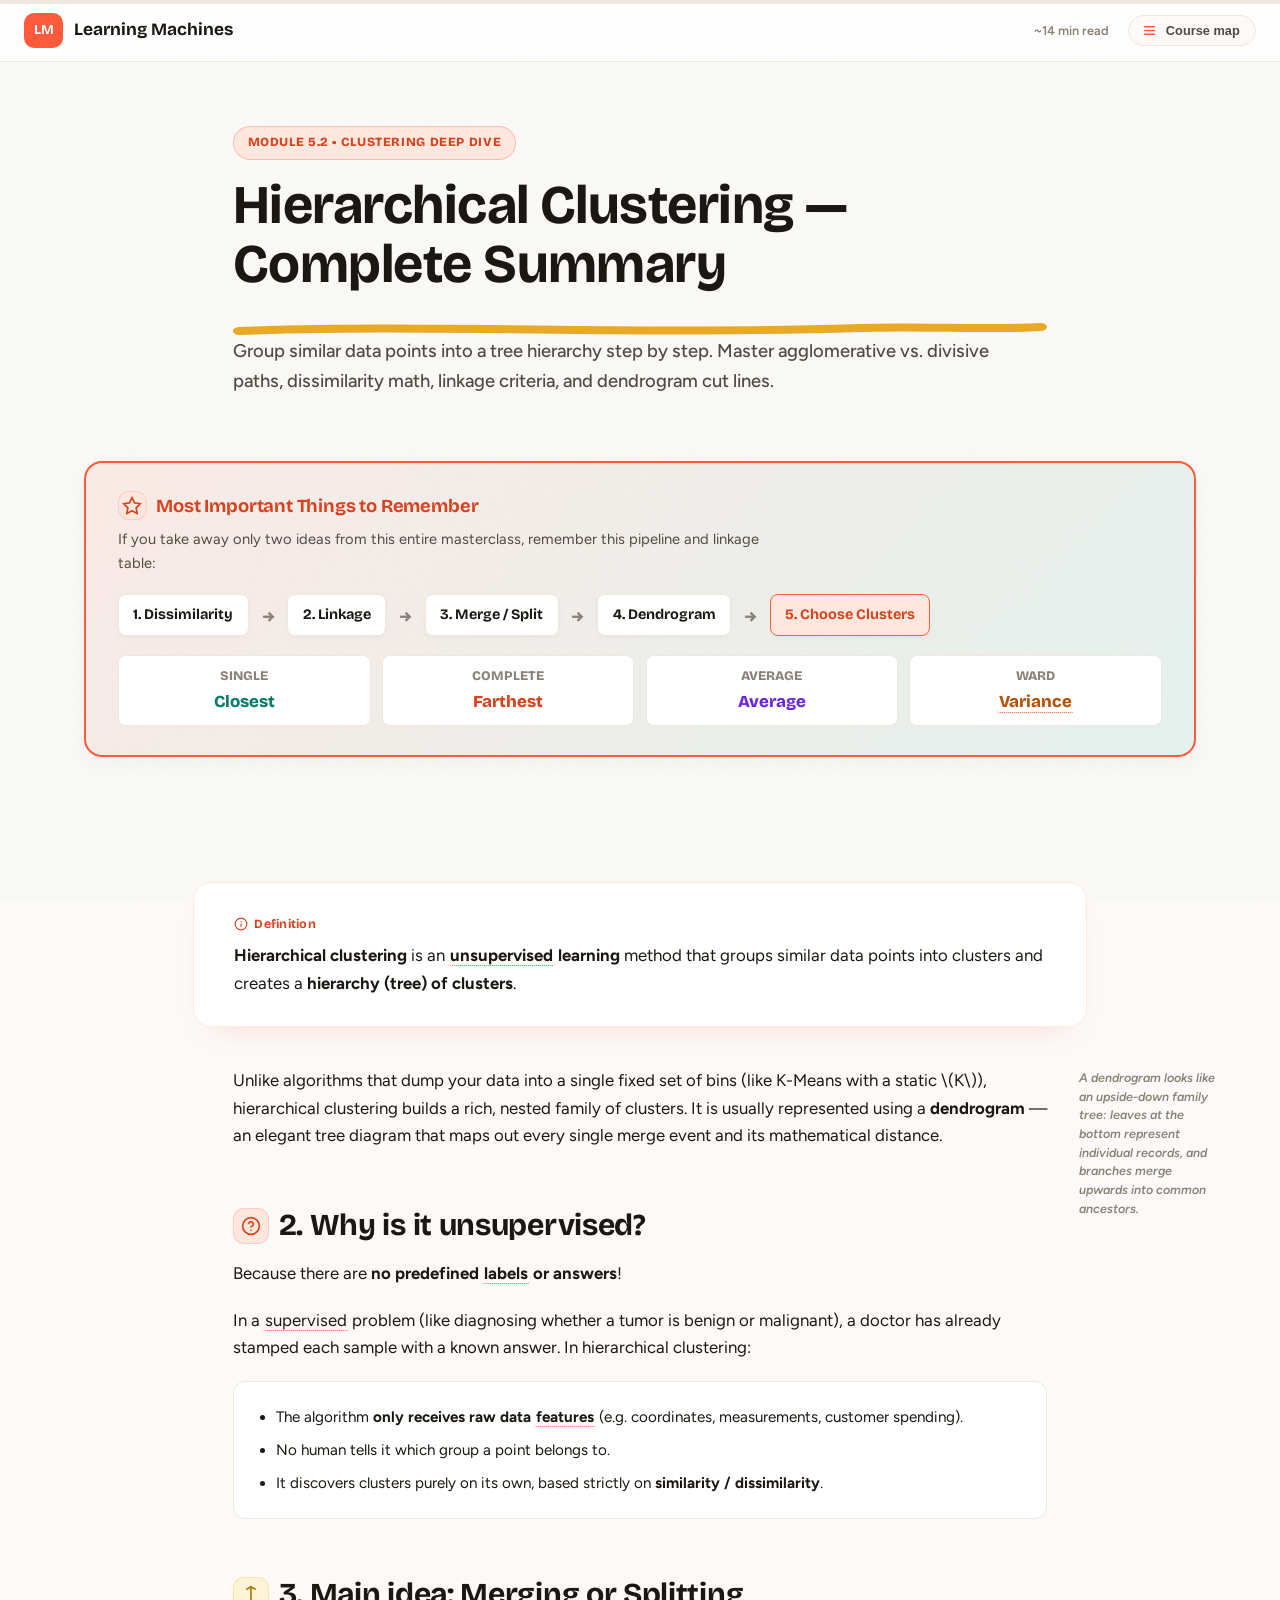
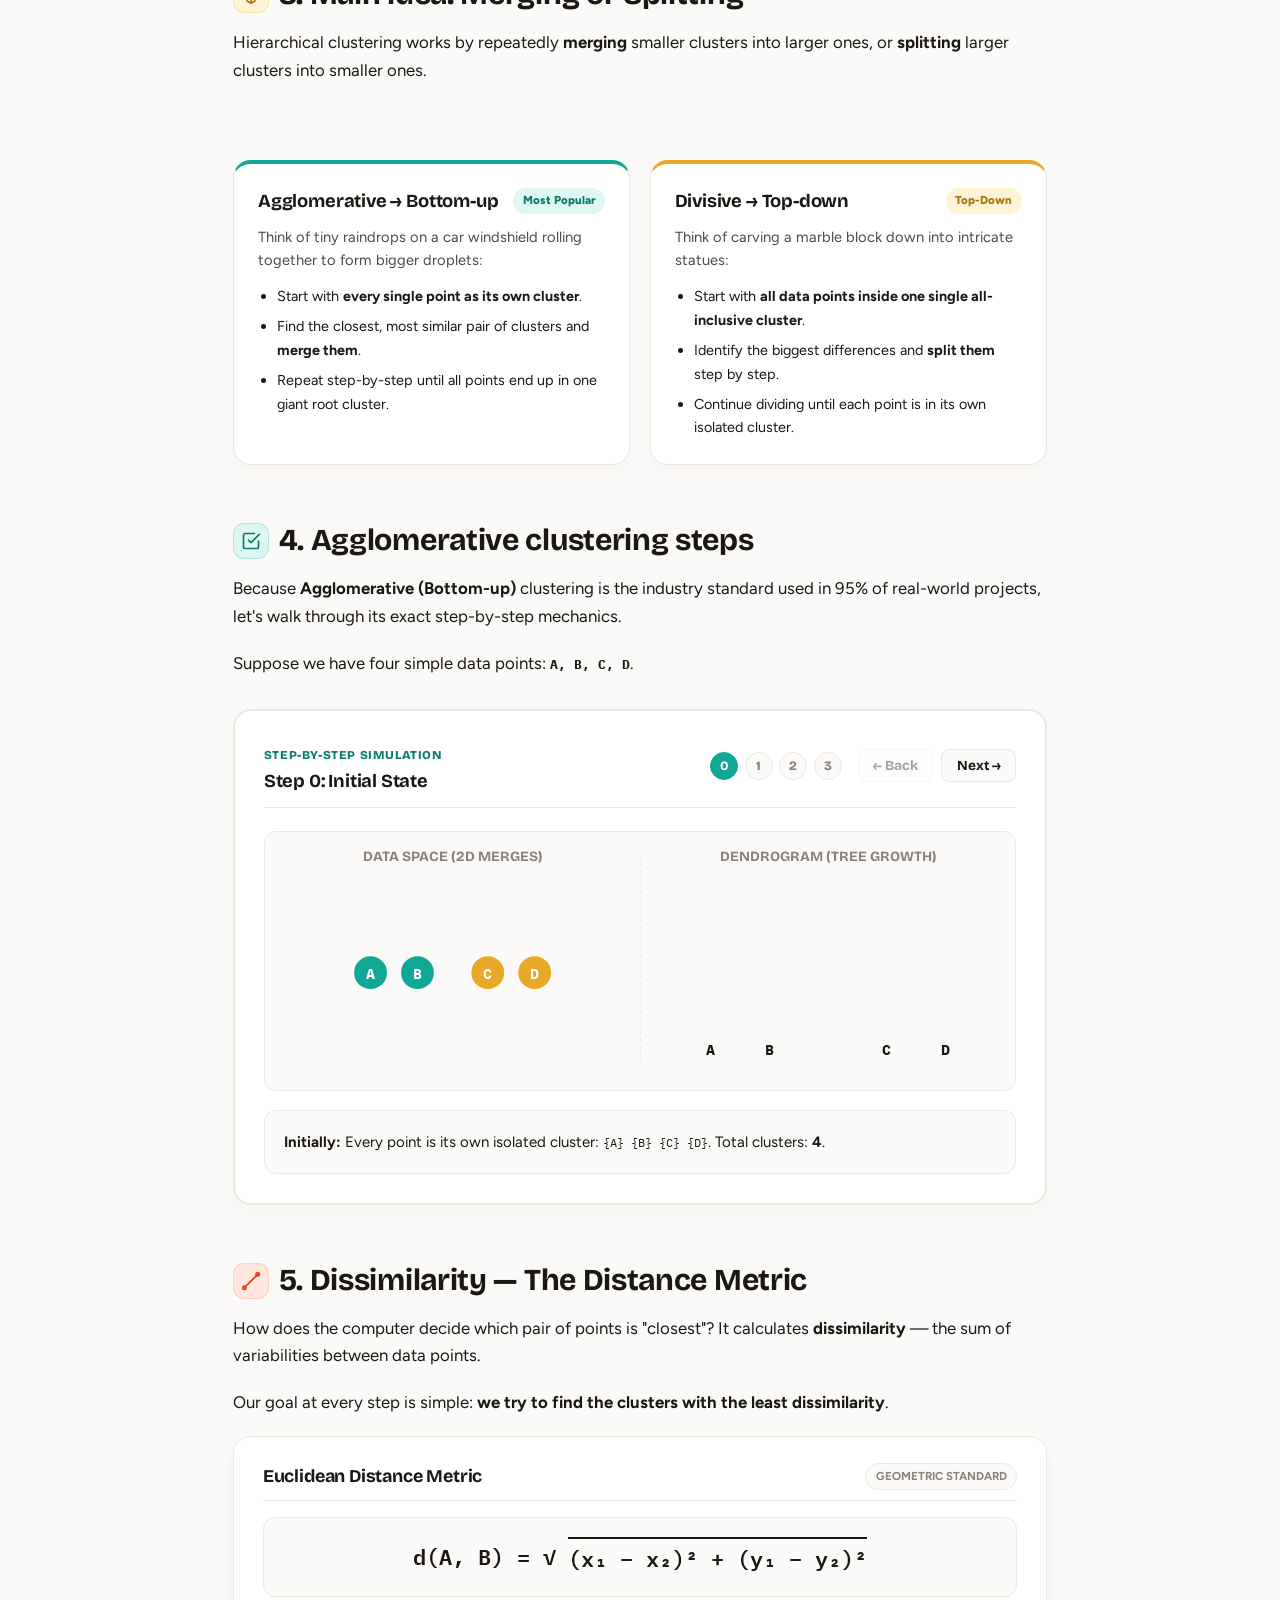
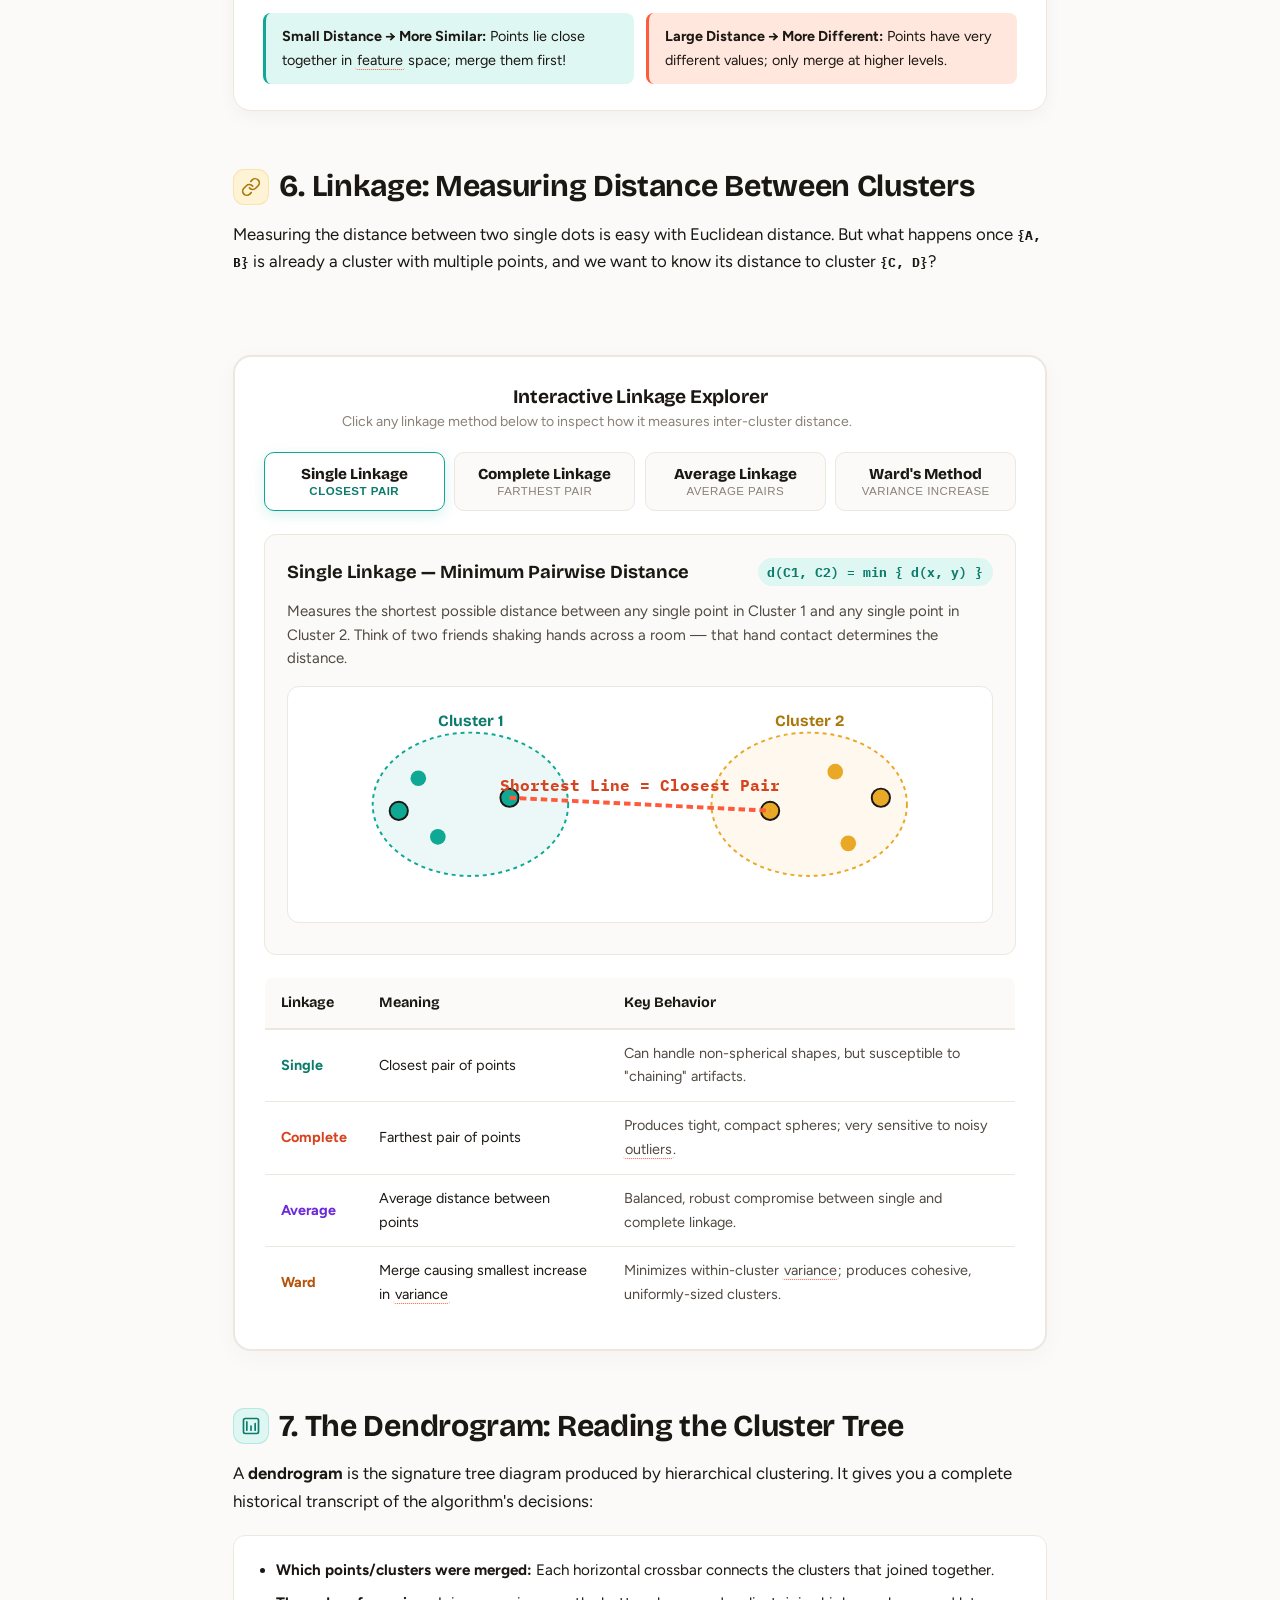
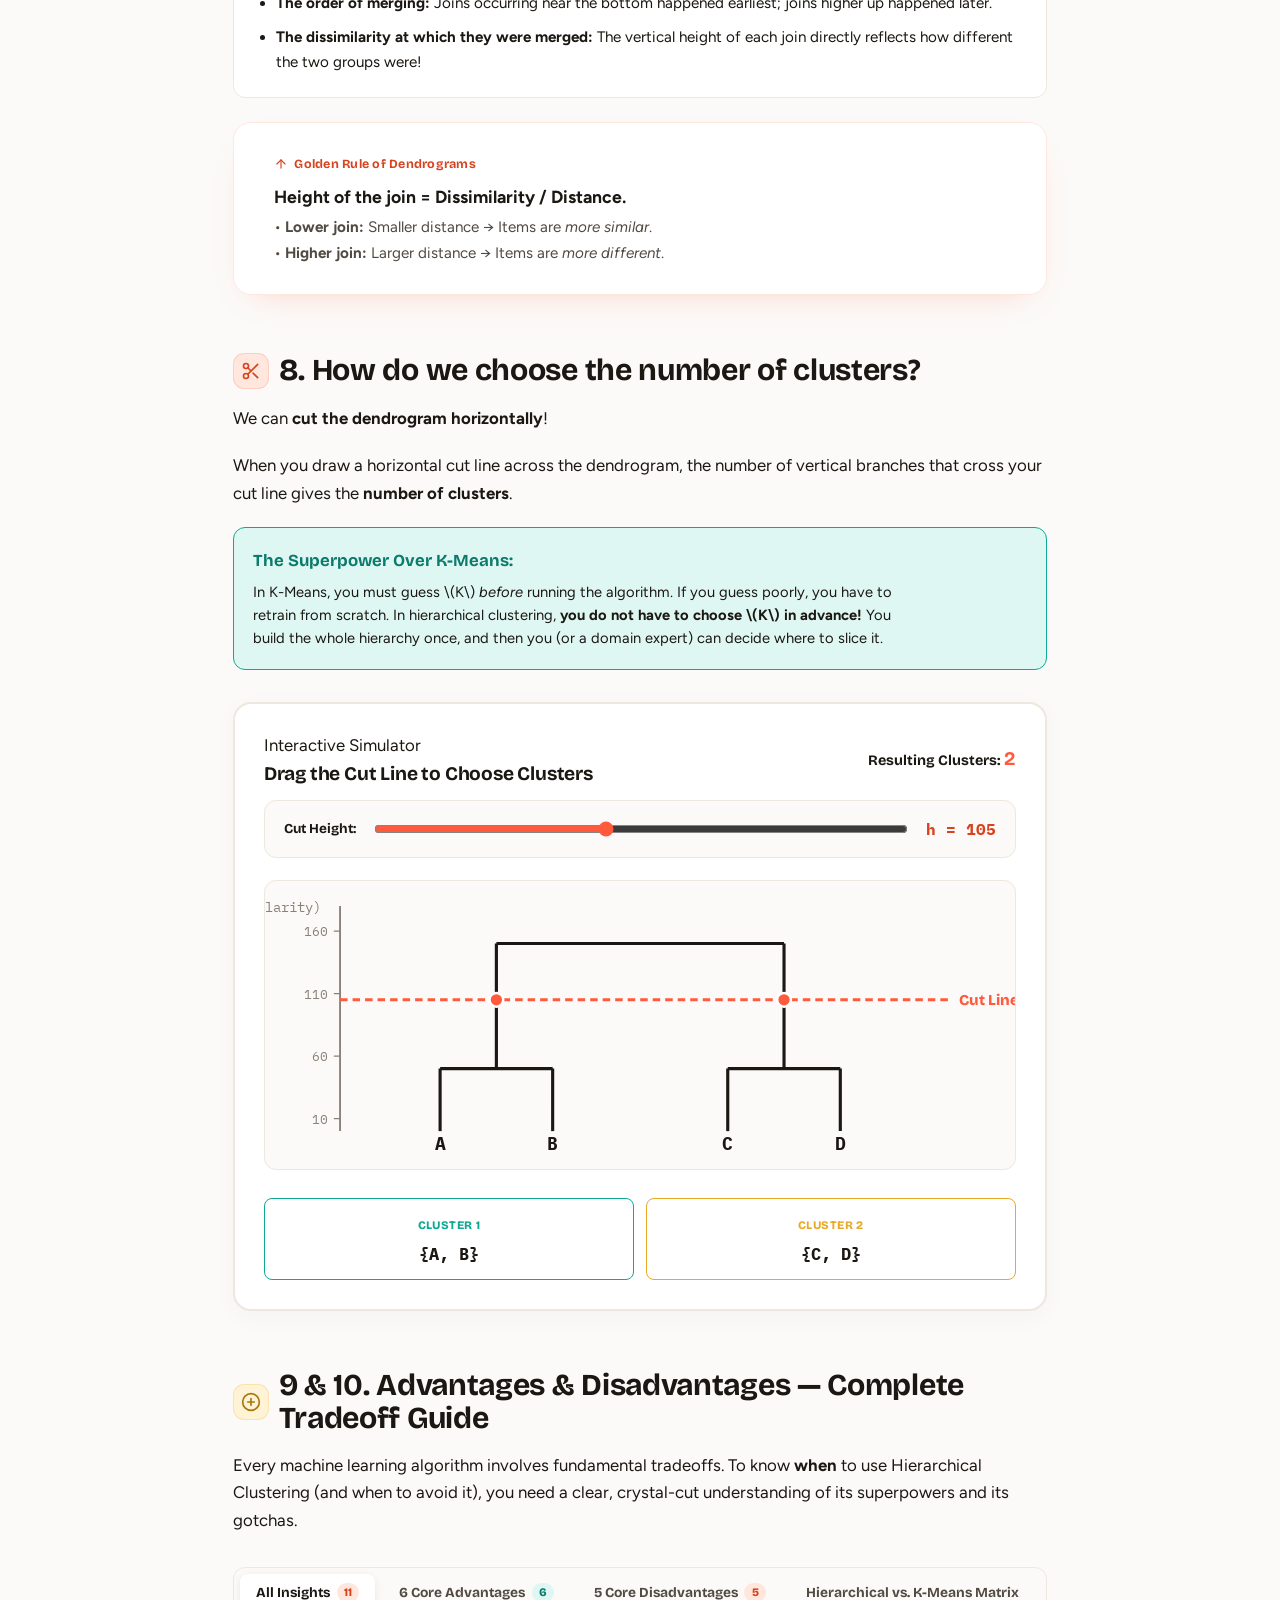
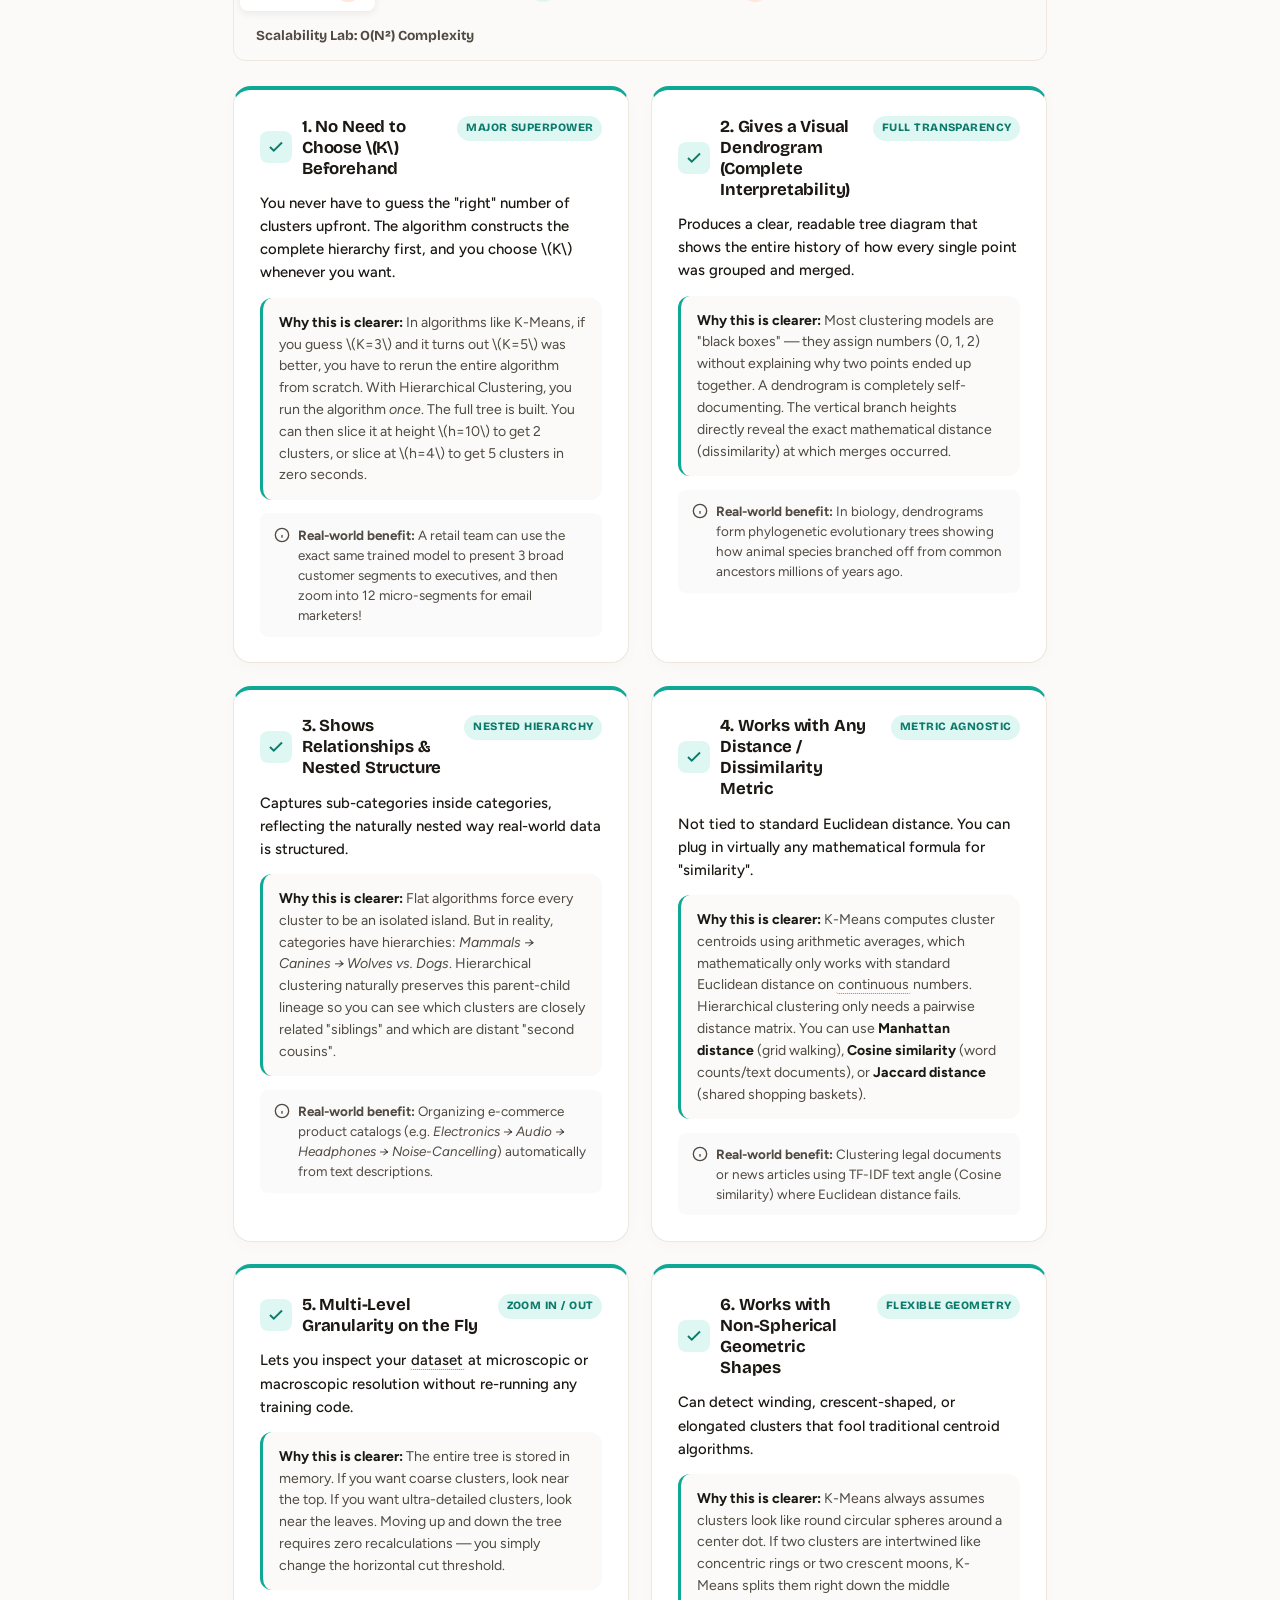
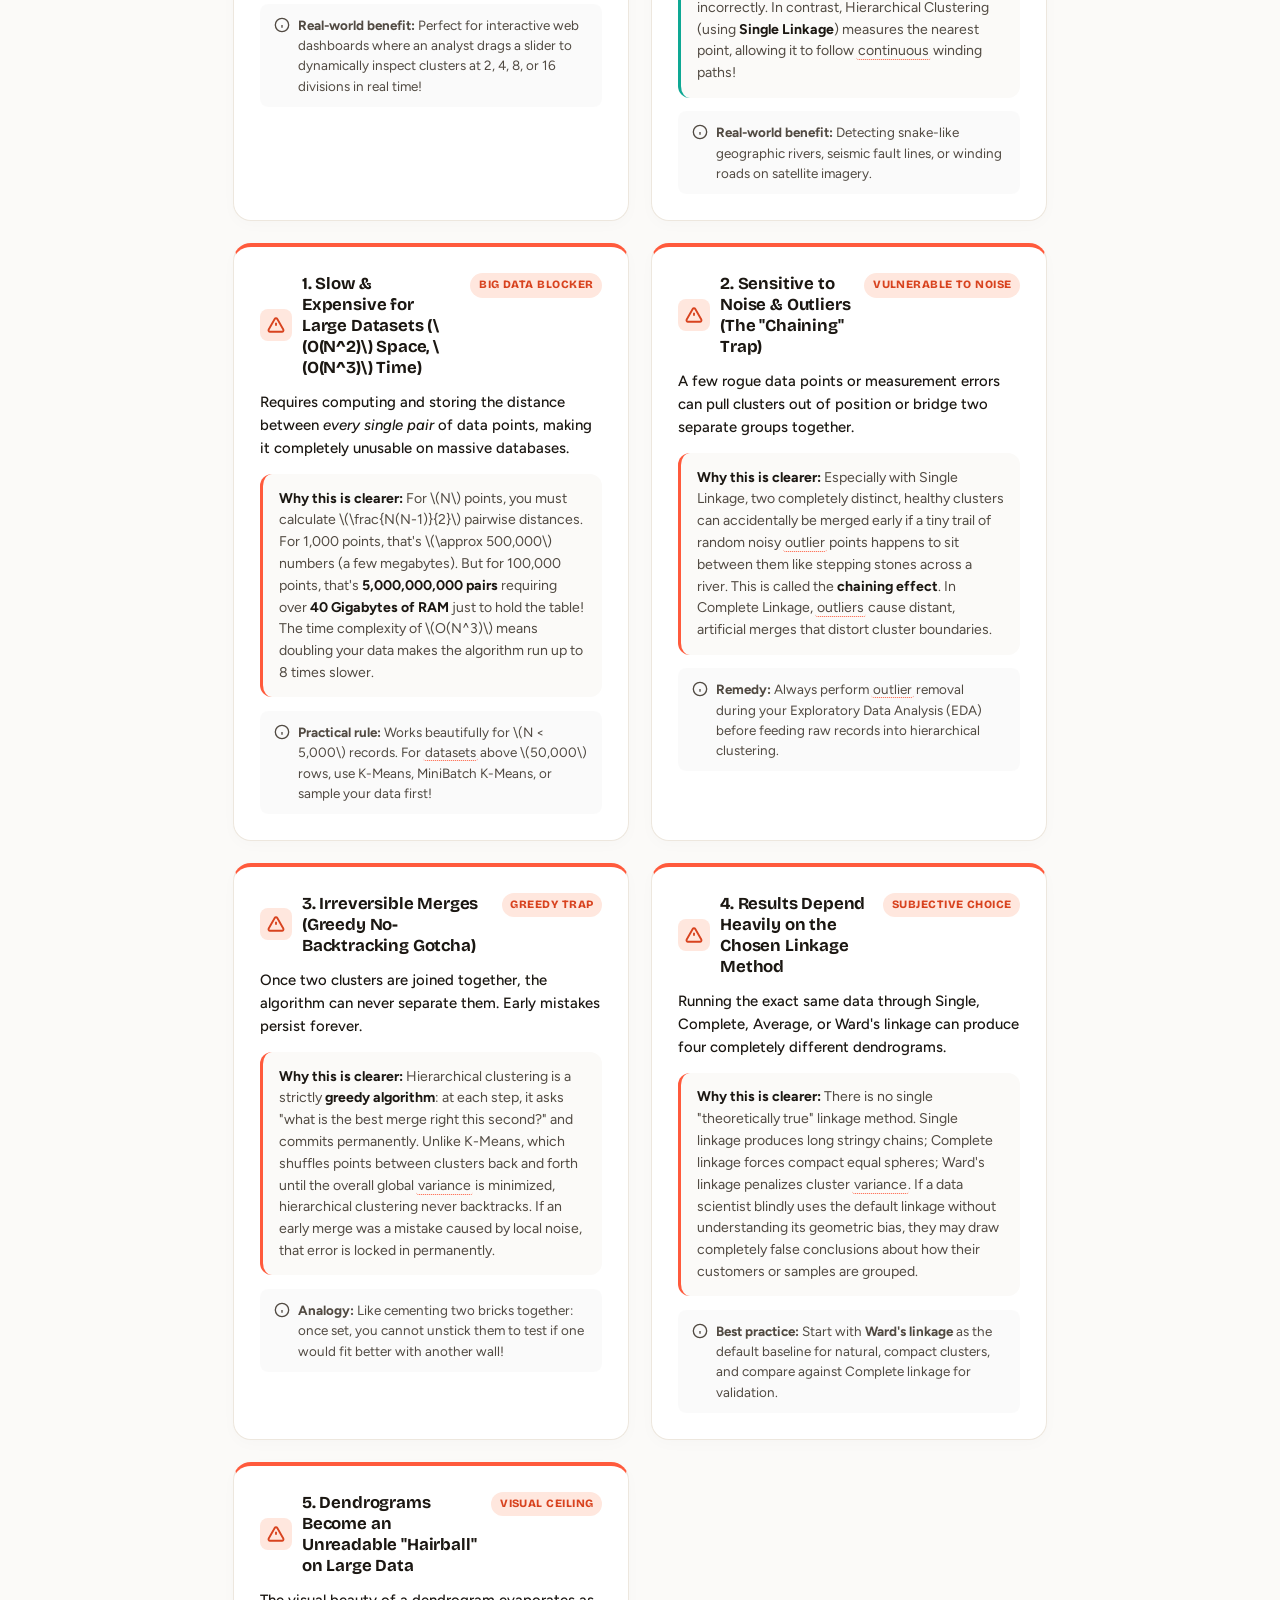
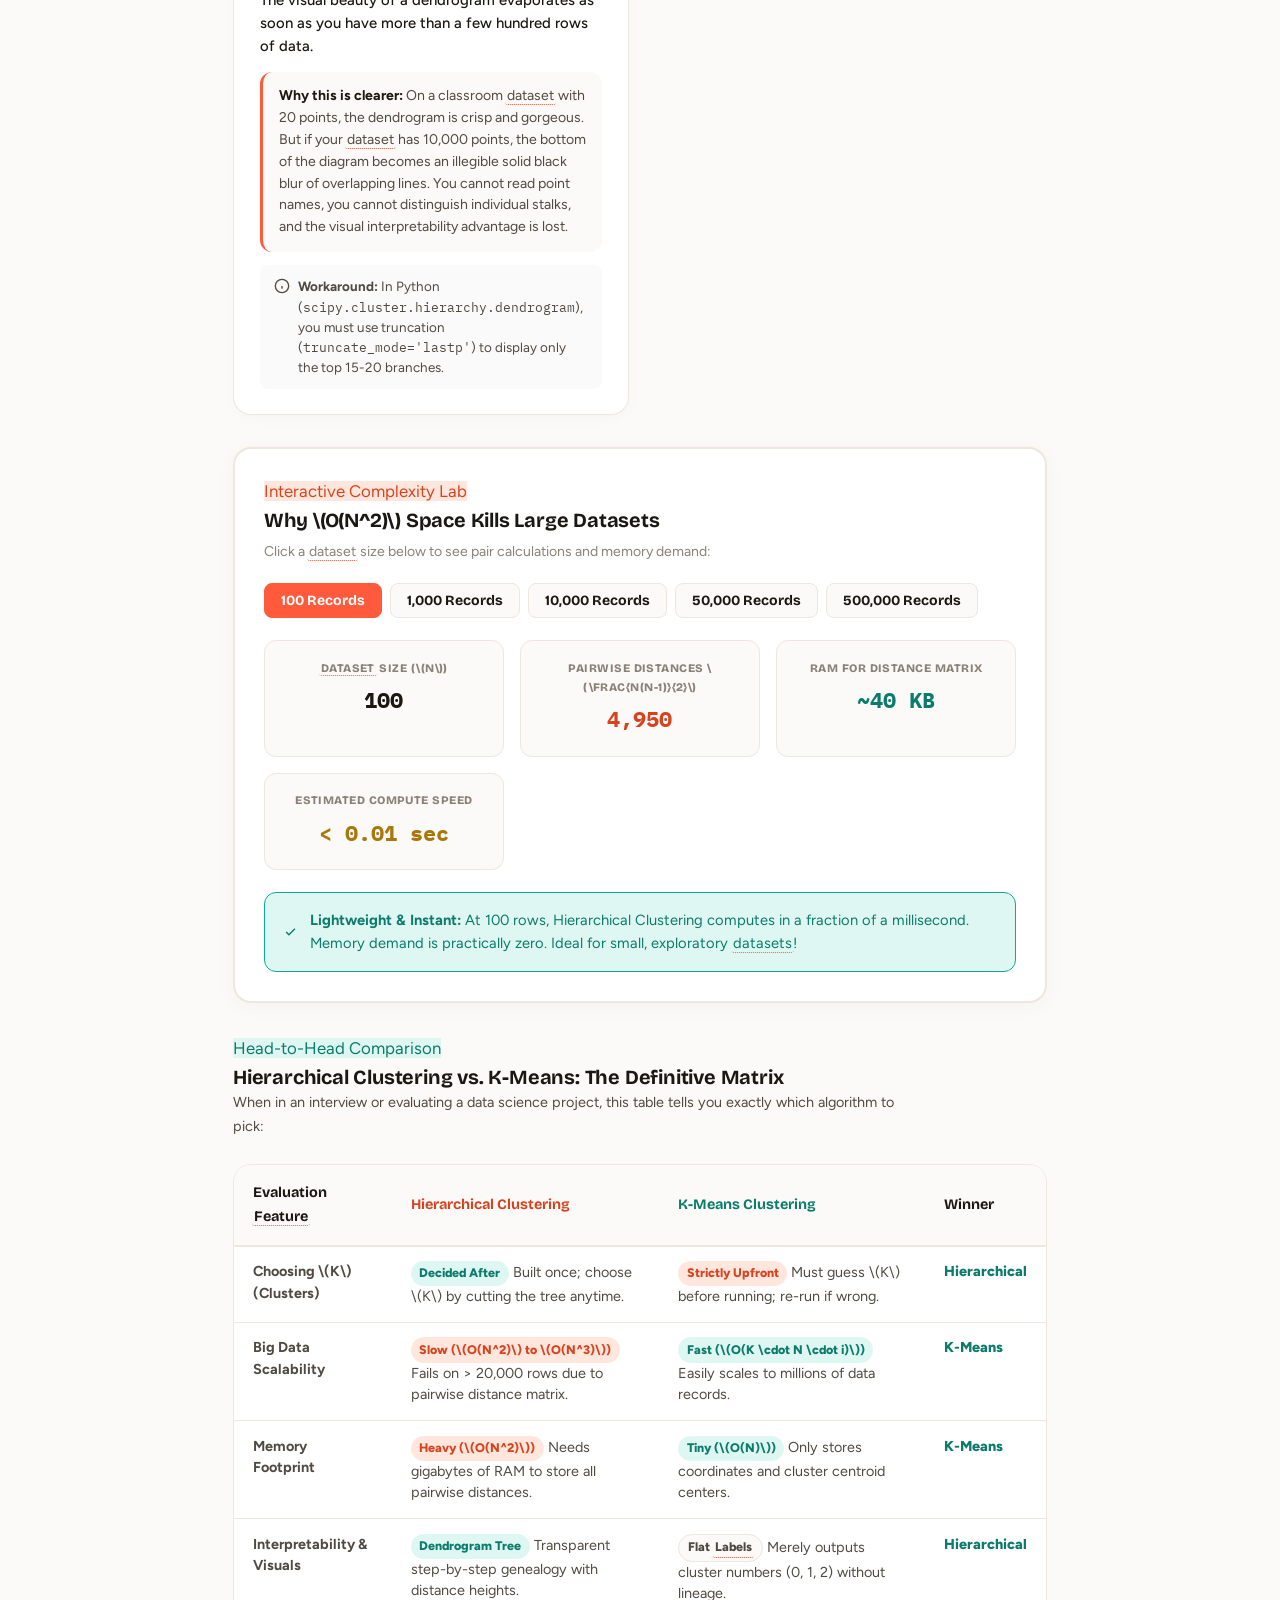
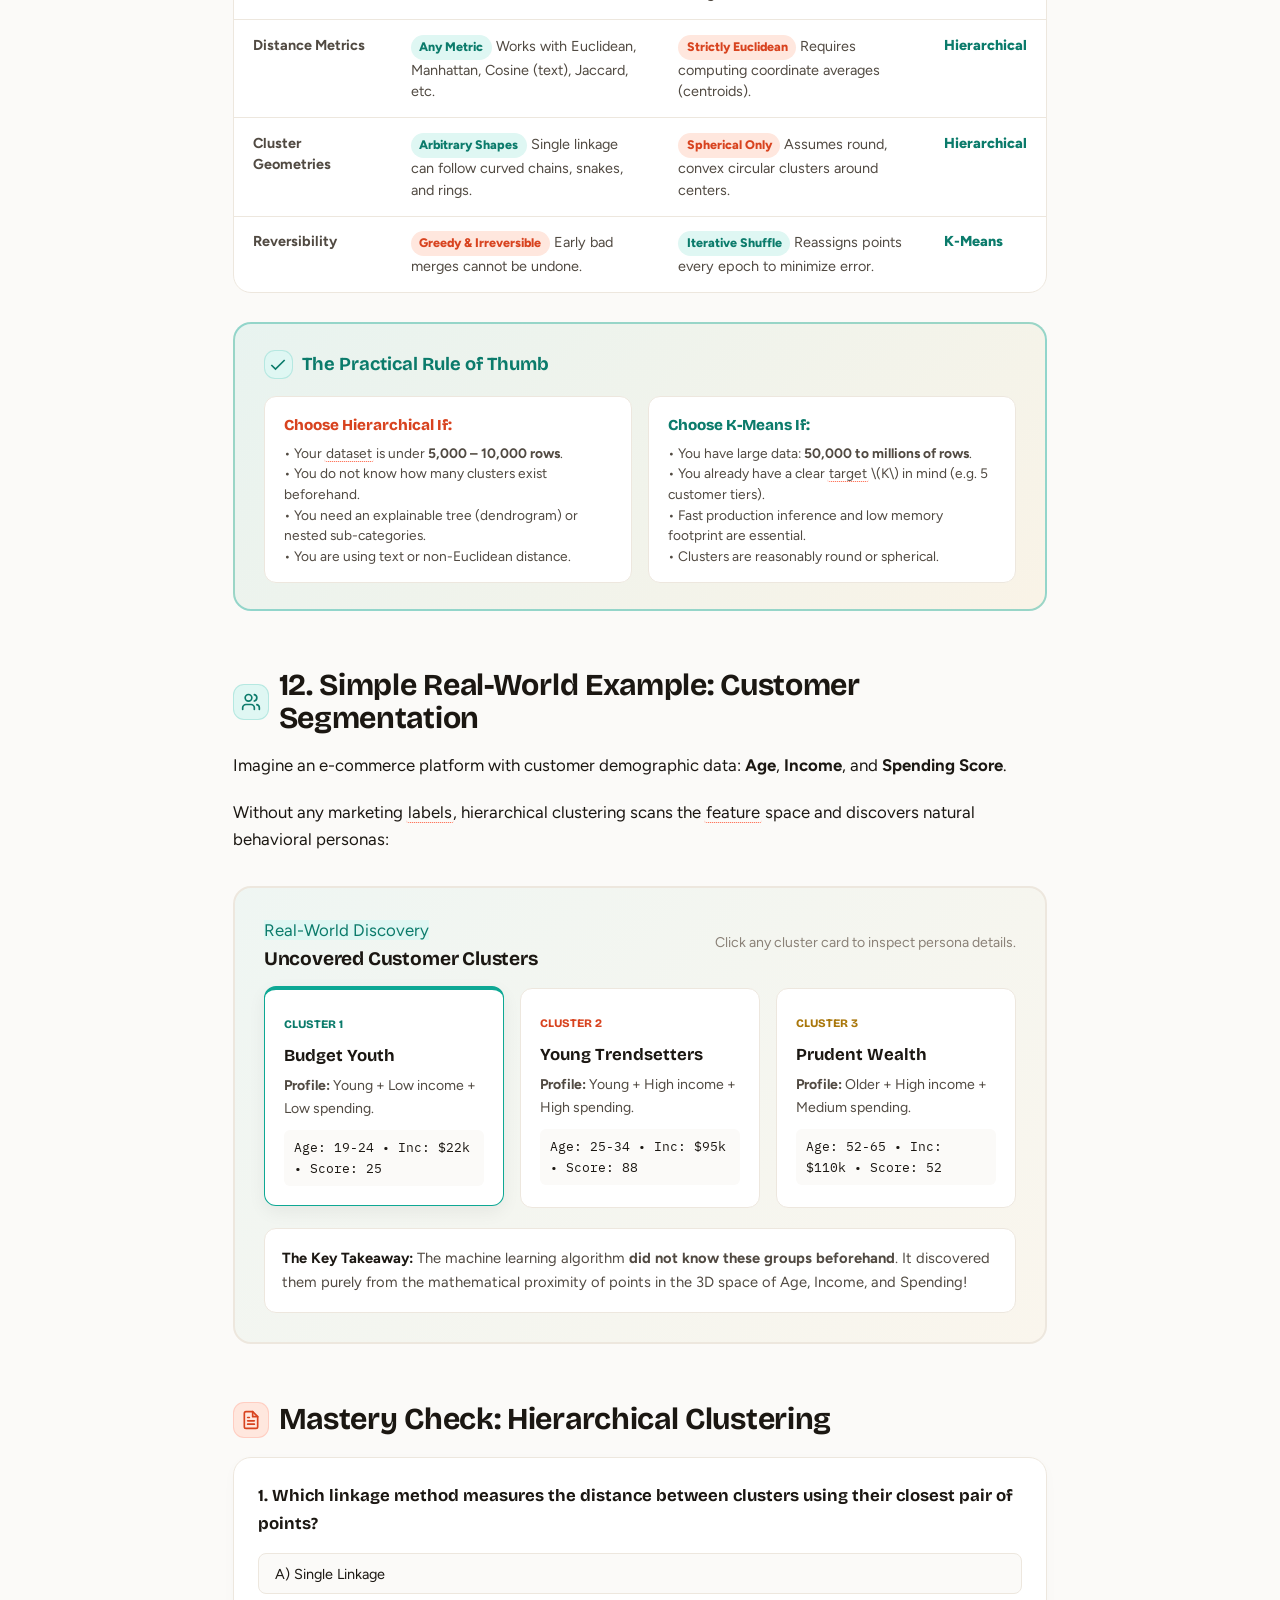
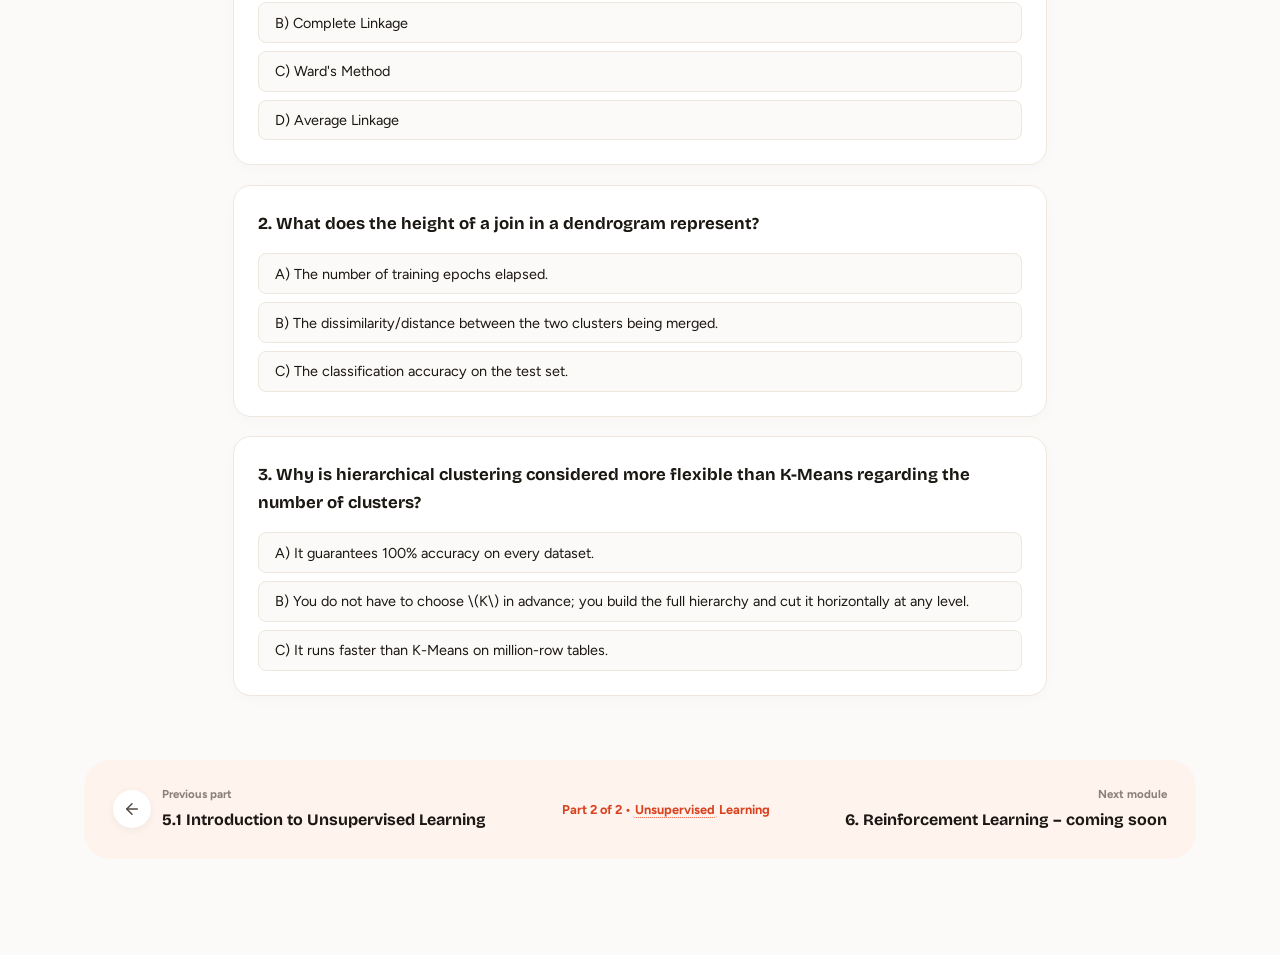
<file: hierarchical-clustering.html>
<!DOCTYPE html>
<html lang="en">
<head>
<meta charset="UTF-8">
<meta name="viewport" content="width=device-width, initial-scale=1.0">
<title>Hierarchical Clustering: Complete Summary &ndash; Learning Machines</title>
<meta name="description" content="A comprehensive, beautifully illustrated guide to Hierarchical Clustering: agglomerative vs divisive, dissimilarity metrics, linkage methods, dendrogram cutting, and customer segmentation.">
<link rel="preconnect" href="https://fonts.googleapis.com">
<link rel="preconnect" href="https://fonts.gstatic.com" crossorigin>
<link href="https://fonts.googleapis.com/css2?family=Bricolage+Grotesque:opsz,wght@12..96,500;12..96,600;12..96,700;12..96,800&family=Figtree:wght@400;500;600;700&family=IBM+Plex+Mono:wght@500;600;700&display=swap" rel="stylesheet">
<link rel="icon" type="image/svg+xml" href="favicon.svg">
<link rel="stylesheet" href="style.css">
<style>
/* Page-specific styling for Hierarchical Clustering */
.hc-hero-badge {
  display: inline-flex;
  align-items: center;
  gap: 0.5rem;
  background: var(--coral-tint);
  border: 1px solid rgba(255, 90, 60, 0.3);
  color: var(--coral-dark);
  font-family: var(--display);
  font-size: 0.78rem;
  font-weight: 800;
  text-transform: uppercase;
  letter-spacing: 0.05em;
  padding: 0.35rem 0.85rem;
  border-radius: 999px;
  margin-bottom: 1rem;
}

/* Master Memory Anchor Banner */
.hc-memory-banner {
  background: linear-gradient(135deg, rgba(255, 90, 60, 0.09) 0%, rgba(14, 168, 148, 0.09) 100%);
  border: 2px solid var(--coral);
  border-radius: var(--radius);
  padding: 1.8rem 2rem;
  margin: 2rem 0;
  box-shadow: 0 6px 24px rgba(0, 0, 0, 0.04);
}

.hc-pipeline-flow {
  display: flex;
  align-items: center;
  flex-wrap: wrap;
  gap: 0.6rem 0.8rem;
  margin: 1.2rem 0;
}

.hc-pipe-chip {
  background: var(--surface);
  border: 1.5px solid var(--line);
  padding: 0.5rem 0.9rem;
  border-radius: 8px;
  font-family: var(--display);
  font-weight: 700;
  font-size: 0.9rem;
  color: var(--ink);
  box-shadow: 0 2px 6px rgba(0,0,0,0.03);
}
.hc-pipe-chip--highlight {
  border-color: var(--coral);
  background: var(--coral-tint);
  color: var(--coral-dark);
}
.hc-pipe-arrow {
  color: var(--muted);
  font-weight: 800;
  font-size: 1.1rem;
}

.hc-linkage-cheat {
  display: grid;
  grid-template-columns: repeat(auto-fit, minmax(130px, 1fr));
  gap: 0.7rem;
  margin-top: 1rem;
}
.hc-cheat-pill {
  background: var(--surface);
  border: 1px solid var(--line);
  border-radius: 8px;
  padding: 0.6rem 0.8rem;
  text-align: center;
}
.hc-cheat-pill__title {
  font-family: var(--display);
  font-weight: 800;
  font-size: 0.82rem;
  text-transform: uppercase;
  color: var(--muted);
  display: block;
}
.hc-cheat-pill__val {
  font-family: var(--display);
  font-weight: 800;
  font-size: 1.05rem;
  color: var(--ink);
  margin-top: 0.2rem;
}

/* Two Approaches Grid */
.hc-approaches-grid {
  display: grid;
  grid-template-columns: 1fr;
  gap: 1.2rem;
  margin: 1.8rem 0;
}
@media (min-width: 640px) {
  .hc-approaches-grid {
    grid-template-columns: 1fr 1fr;
  }
}
.hc-approach-card {
  background: var(--surface);
  border: 1.5px solid var(--line);
  border-radius: var(--radius);
  padding: 1.5rem;
  box-shadow: 0 4px 20px rgba(0,0,0,0.03);
}
.hc-approach-card--agglom {
  border-top: 4px solid var(--teal);
}
.hc-approach-card--divis {
  border-top: 4px solid var(--gold);
}
.hc-approach-card__head {
  display: flex;
  align-items: center;
  justify-content: space-between;
  margin-bottom: 0.8rem;
}
.hc-approach-card__title {
  font-family: var(--display);
  font-size: 1.15rem;
  font-weight: 700;
  margin: 0;
  color: var(--ink);
}

/* Agglomerative Interactive Stepper */
.hc-stepper-box {
  background: var(--surface);
  border: 2px solid var(--line);
  border-radius: var(--radius);
  padding: 1.8rem;
  margin: 2rem 0;
  box-shadow: 0 6px 24px rgba(0,0,0,0.03);
}

.hc-stepper-controls {
  display: flex;
  align-items: center;
  justify-content: space-between;
  flex-wrap: wrap;
  gap: 0.8rem;
  margin-bottom: 1.4rem;
  padding-bottom: 1rem;
  border-bottom: 1px solid var(--line);
}

.hc-step-btns {
  display: flex;
  gap: 0.5rem;
}
.hc-btn-step {
  background: var(--bg);
  border: 1.5px solid var(--line);
  border-radius: 8px;
  padding: 0.45rem 0.9rem;
  font-family: var(--display);
  font-size: 0.86rem;
  font-weight: 700;
  color: var(--ink);
  cursor: pointer;
  transition: all 0.2s ease;
}
.hc-btn-step:hover:not(:disabled) {
  border-color: var(--teal);
  background: var(--teal-tint);
}
.hc-btn-step:disabled {
  opacity: 0.4;
  cursor: not-allowed;
}

.hc-step-pill-indicator {
  display: flex;
  gap: 0.4rem;
}
.hc-step-dot {
  width: 28px;
  height: 28px;
  border-radius: 50%;
  background: var(--bg);
  border: 1.5px solid var(--line);
  display: flex;
  align-items: center;
  justify-content: center;
  font-size: 0.8rem;
  font-family: var(--display);
  font-weight: 800;
  color: var(--muted);
  cursor: pointer;
  transition: all 0.2s ease;
}
.hc-step-dot.is-active {
  background: var(--teal);
  border-color: var(--teal);
  color: #FFFFFF;
}

.hc-step-readout {
  background: var(--bg);
  border: 1.5px solid var(--line);
  border-radius: var(--radius-sm);
  padding: 1.2rem;
  margin-top: 1.2rem;
  font-size: 0.94rem;
  line-height: 1.6;
}

/* Linkage Visual Comparison Tabs */
.hc-linkage-container {
  background: var(--surface);
  border: 2px solid var(--line);
  border-radius: var(--radius);
  padding: 1.8rem;
  margin: 2rem 0;
  box-shadow: 0 6px 24px rgba(0,0,0,0.03);
}

.hc-linkage-tabs {
  display: grid;
  grid-template-columns: repeat(4, 1fr);
  gap: 0.6rem;
  margin-bottom: 1.4rem;
}
@media (max-width: 580px) {
  .hc-linkage-tabs {
    grid-template-columns: 1fr 1fr;
  }
}
.hc-linkage-tab {
  background: var(--bg);
  border: 1.5px solid var(--line);
  border-radius: 10px;
  padding: 0.75rem 0.6rem;
  text-align: center;
  cursor: pointer;
  transition: all 0.2s ease;
}
.hc-linkage-tab:hover {
  border-color: var(--teal);
}
.hc-linkage-tab.is-active {
  background: var(--surface);
  border-color: var(--teal);
  box-shadow: 0 4px 14px rgba(14, 168, 148, 0.15);
}
.hc-linkage-tab__name {
  font-family: var(--display);
  font-weight: 800;
  font-size: 0.95rem;
  color: var(--ink);
  display: block;
}
.hc-linkage-tab__anchor {
  font-size: 0.72rem;
  color: var(--muted);
  text-transform: uppercase;
  letter-spacing: 0.04em;
}
.hc-linkage-tab.is-active .hc-linkage-tab__anchor {
  color: var(--teal-dark);
  font-weight: 700;
}

.hc-linkage-content {
  background: var(--bg);
  border: 1.5px solid var(--line);
  border-radius: var(--radius-sm);
  padding: 1.4rem;
}

/* Dendrogram Cut Line Interactive Simulator */
.hc-dendro-box {
  background: var(--surface);
  border: 2px solid var(--line);
  border-radius: var(--radius);
  padding: 1.8rem;
  margin: 2rem 0;
  box-shadow: 0 6px 24px rgba(0,0,0,0.03);
}

.hc-slider-bar {
  display: flex;
  align-items: center;
  gap: 1rem;
  background: var(--bg);
  padding: 0.9rem 1.2rem;
  border-radius: var(--radius-sm);
  border: 1px solid var(--line);
  margin-bottom: 1.4rem;
}
.hc-slider-input {
  flex: 1;
  accent-color: var(--coral);
  cursor: pointer;
}
.hc-slider-val {
  font-family: "IBM Plex Mono", monospace;
  font-weight: 700;
  font-size: 1rem;
  color: var(--coral-dark);
  min-width: 60px;
}

.hc-cluster-readout-grid {
  display: grid;
  grid-template-columns: repeat(auto-fit, minmax(130px, 1fr));
  gap: 0.7rem;
  margin-top: 1.2rem;
}
.hc-cluster-chip {
  background: var(--surface);
  border: 1.5px solid var(--line);
  border-radius: 8px;
  padding: 0.7rem 0.9rem;
  text-align: center;
}
.hc-cluster-chip__num {
  font-size: 0.72rem;
  font-family: var(--display);
  font-weight: 800;
  text-transform: uppercase;
  letter-spacing: 0.04em;
  color: var(--muted);
}
.hc-cluster-chip__members {
  font-family: "IBM Plex Mono", monospace;
  font-weight: 700;
  font-size: 1.05rem;
  color: var(--ink);
  margin-top: 0.2rem;
}

/* Customer Segmentation Showcase */
.hc-customer-box {
  background: linear-gradient(135deg, rgba(14, 168, 148, 0.05) 0%, rgba(233, 168, 37, 0.05) 100%);
  border: 2px solid var(--line);
  border-radius: var(--radius);
  padding: 1.8rem;
  margin: 2rem 0;
}

.hc-customer-cards {
  display: grid;
  grid-template-columns: repeat(auto-fit, minmax(220px, 1fr));
  gap: 1rem;
  margin-top: 1.2rem;
}
.hc-cust-card {
  background: var(--surface);
  border: 1.5px solid var(--line);
  border-radius: var(--radius-sm);
  padding: 1.2rem;
  cursor: pointer;
  transition: all 0.2s ease;
}
.hc-cust-card:hover, .hc-cust-card.is-active {
  transform: translateY(-2px);
  box-shadow: 0 6px 18px rgba(0,0,0,0.06);
}
.hc-cust-card--1.is-active { border-color: var(--teal); border-top: 4px solid var(--teal); }
.hc-cust-card--2.is-active { border-color: var(--coral); border-top: 4px solid var(--coral); }
.hc-cust-card--3.is-active { border-color: var(--gold); border-top: 4px solid var(--gold); }

/* =========================================================================
   ENHANCED ADVANTAGES & DISADVANTAGES TRADEOFF SYSTEM
   ========================================================================= */
.hc-tradeoffs-container {
  margin: 2rem 0;
}

/* Filter Navigation Bar */
.hc-tradeoff-nav {
  display: flex;
  align-items: center;
  flex-wrap: wrap;
  gap: 0.5rem;
  background: var(--bg);
  padding: 0.4rem;
  border-radius: var(--radius-sm);
  border: 1.5px solid var(--line);
  margin-bottom: 1.6rem;
}

.hc-tradeoff-tab {
  background: transparent;
  border: none;
  padding: 0.55rem 1rem;
  border-radius: 8px;
  font-family: var(--display);
  font-size: 0.86rem;
  font-weight: 700;
  color: var(--ink-soft);
  cursor: pointer;
  transition: all 0.2s ease;
  display: inline-flex;
  align-items: center;
  gap: 0.4rem;
}

.hc-tradeoff-tab:hover {
  color: var(--ink);
  background: rgba(0,0,0,0.03);
}

.hc-tradeoff-tab.is-active {
  background: var(--surface);
  color: var(--ink);
  box-shadow: 0 2px 8px rgba(0, 0, 0, 0.08);
}

.hc-tradeoff-tab__count {
  font-size: 0.72rem;
  padding: 0.15rem 0.45rem;
  border-radius: 999px;
  background: var(--line);
  color: var(--ink);
  font-weight: 800;
}
.hc-tradeoff-tab.is-active .hc-tradeoff-tab__count {
  background: var(--coral-tint);
  color: var(--coral-dark);
}

/* Tradeoff Cards Grid */
.hc-tradeoff-grid {
  display: grid;
  grid-template-columns: 1fr;
  gap: 1.4rem;
  margin-bottom: 2rem;
}
@media (min-width: 768px) {
  .hc-tradeoff-grid {
    grid-template-columns: 1fr 1fr;
  }
}

.hc-tradeoff-card {
  background: var(--surface);
  border: 1.5px solid var(--line);
  border-radius: var(--radius);
  padding: 1.6rem;
  display: flex;
  flex-direction: column;
  gap: 0.85rem;
  box-shadow: 0 4px 16px rgba(0, 0, 0, 0.02);
  transition: transform 0.2s ease, box-shadow 0.2s ease, border-color 0.2s ease;
  position: relative;
}
.hc-tradeoff-card:hover {
  transform: translateY(-2px);
  box-shadow: 0 8px 24px rgba(0, 0, 0, 0.05);
}

.hc-tradeoff-card--adv {
  border-top: 4px solid var(--teal);
}
.hc-tradeoff-card--dis {
  border-top: 4px solid var(--coral);
}

.hc-tradeoff-header {
  display: flex;
  align-items: flex-start;
  justify-content: space-between;
  gap: 0.8rem;
}

.hc-tradeoff-title-wrap {
  display: flex;
  align-items: center;
  gap: 0.65rem;
}

.hc-tradeoff-icon {
  width: 32px;
  height: 32px;
  border-radius: 8px;
  display: flex;
  align-items: center;
  justify-content: center;
  flex-shrink: 0;
}
.hc-tradeoff-card--adv .hc-tradeoff-icon {
  background: var(--teal-tint);
  color: var(--teal-dark);
}
.hc-tradeoff-card--dis .hc-tradeoff-icon {
  background: var(--coral-tint);
  color: var(--coral-dark);
}

.hc-tradeoff-title {
  font-family: var(--display);
  font-size: 1.05rem;
  font-weight: 700;
  margin: 0;
  color: var(--ink);
  line-height: 1.25;
}

.hc-tradeoff-tag {
  font-size: 0.7rem;
  font-family: var(--display);
  font-weight: 800;
  text-transform: uppercase;
  letter-spacing: 0.04em;
  padding: 0.2rem 0.55rem;
  border-radius: 999px;
  flex-shrink: 0;
}
.hc-tradeoff-card--adv .hc-tradeoff-tag {
  background: var(--teal-tint);
  color: var(--teal-dark);
}
.hc-tradeoff-card--dis .hc-tradeoff-tag {
  background: var(--coral-tint);
  color: var(--coral-dark);
}

.hc-tradeoff-summary {
  font-size: 0.93rem;
  color: var(--ink);
  line-height: 1.55;
  margin: 0;
  font-weight: 500;
}

.hc-tradeoff-deepdive {
  background: var(--bg);
  border-radius: var(--radius-sm);
  padding: 0.85rem 1rem;
  border-left: 3px solid var(--line);
  font-size: 0.88rem;
  color: var(--ink-soft);
  line-height: 1.55;
}
.hc-tradeoff-card--adv .hc-tradeoff-deepdive {
  border-left-color: var(--teal);
}
.hc-tradeoff-card--dis .hc-tradeoff-deepdive {
  border-left-color: var(--coral);
}

.hc-tradeoff-deepdive strong {
  color: var(--ink);
}

.hc-tradeoff-example {
  background: rgba(0,0,0,0.02);
  border-radius: 8px;
  padding: 0.7rem 0.9rem;
  font-size: 0.84rem;
  color: var(--ink-soft);
  line-height: 1.5;
  display: flex;
  align-items: flex-start;
  gap: 0.5rem;
}
.hc-tradeoff-example svg {
  flex-shrink: 0;
  margin-top: 2px;
}

/* Scalability & Memory Lab */
.hc-scale-lab {
  background: var(--surface);
  border: 2px solid var(--line);
  border-radius: var(--radius);
  padding: 1.8rem;
  margin: 2rem 0;
  box-shadow: 0 4px 20px rgba(0,0,0,0.03);
}

.hc-scale-pills {
  display: flex;
  flex-wrap: wrap;
  gap: 0.5rem;
  margin: 1.2rem 0;
}

.hc-scale-btn {
  background: var(--bg);
  border: 1.5px solid var(--line);
  border-radius: 8px;
  padding: 0.5rem 1rem;
  font-family: var(--display);
  font-size: 0.88rem;
  font-weight: 700;
  color: var(--ink);
  cursor: pointer;
  transition: all 0.2s ease;
}
.hc-scale-btn:hover {
  border-color: var(--coral);
  background: var(--coral-tint);
}
.hc-scale-btn.is-active {
  background: var(--coral);
  border-color: var(--coral);
  color: #FFFFFF;
}

.hc-scale-stats-grid {
  display: grid;
  grid-template-columns: repeat(auto-fit, minmax(180px, 1fr));
  gap: 1rem;
  margin: 1.4rem 0;
}

.hc-scale-stat-card {
  background: var(--bg);
  border: 1px solid var(--line);
  border-radius: var(--radius-sm);
  padding: 1.1rem;
  text-align: center;
}

.hc-scale-stat-lbl {
  font-size: 0.72rem;
  font-family: var(--display);
  font-weight: 800;
  text-transform: uppercase;
  letter-spacing: 0.04em;
  color: var(--muted);
  margin-bottom: 0.35rem;
}

.hc-scale-stat-val {
  font-family: "IBM Plex Mono", monospace;
  font-size: 1.35rem;
  font-weight: 700;
  color: var(--ink);
}

.hc-scale-verdict-box {
  padding: 1rem 1.2rem;
  border-radius: var(--radius-sm);
  font-size: 0.92rem;
  line-height: 1.55;
  display: flex;
  align-items: center;
  gap: 0.8rem;
  transition: all 0.3s ease;
}

/* Decision Matrix Table */
.hc-matrix-wrapper {
  overflow-x: auto;
  margin: 1.6rem 0;
  border-radius: var(--radius);
  border: 1.5px solid var(--line);
  background: var(--surface);
}

.hc-matrix-table {
  width: 100%;
  border-collapse: collapse;
  font-size: 0.9rem;
  text-align: left;
}

.hc-matrix-table th {
  background: var(--bg);
  padding: 1rem 1.2rem;
  font-family: var(--display);
  font-weight: 700;
  color: var(--ink);
  border-bottom: 2px solid var(--line);
}

.hc-matrix-table td {
  padding: 0.9rem 1.2rem;
  border-bottom: 1px solid var(--line);
  color: var(--ink-soft);
  vertical-align: top;
  line-height: 1.5;
}

.hc-matrix-table tr:last-child td {
  border-bottom: none;
}

.hc-matrix-table tr:hover td {
  background: rgba(0,0,0,0.015);
}

.hc-check-pill {
  display: inline-flex;
  align-items: center;
  gap: 0.3rem;
  font-size: 0.78rem;
  font-weight: 800;
  padding: 0.2rem 0.55rem;
  border-radius: 999px;
}
.hc-check-pill--good {
  background: var(--teal-tint);
  color: var(--teal-dark);
}
.hc-check-pill--warn {
  background: var(--coral-tint);
  color: var(--coral-dark);
}
.hc-check-pill--neutral {
  background: var(--bg);
  border: 1px solid var(--line);
  color: var(--ink-soft);
}

/* Decision Rule of Thumb Banner */
.hc-rule-thumb-box {
  background: linear-gradient(135deg, rgba(14, 168, 148, 0.08) 0%, rgba(233, 168, 37, 0.08) 100%);
  border: 2px solid rgba(14, 168, 148, 0.4);
  border-radius: var(--radius);
  padding: 1.6rem 1.8rem;
  margin: 1.8rem 0;
}
.hc-rule-thumb-grid {
  display: grid;
  grid-template-columns: repeat(auto-fit, minmax(220px, 1fr));
  gap: 1rem;
  margin-top: 1rem;
}
.hc-rule-card {
  background: var(--surface);
  border: 1px solid var(--line);
  border-radius: var(--radius-sm);
  padding: 1rem 1.2rem;
}
.hc-rule-card__title {
  font-family: var(--display);
  font-weight: 800;
  font-size: 0.95rem;
  margin: 0 0 0.3rem;
}
.hc-rule-card__text {
  font-size: 0.86rem;
  color: var(--ink-soft);
  margin: 0;
  line-height: 1.5;
}

/* Quiz option styling */
.hc-quiz-card {
  background: var(--surface);
  border: 1.5px solid var(--line);
  border-radius: var(--radius);
  padding: 1.5rem;
  margin: 1.2rem 0;
  box-shadow: 0 4px 16px rgba(0,0,0,0.02);
}
.hc-quiz-q {
  font-family: var(--display);
  font-weight: 700;
  font-size: 1.05rem;
  margin: 0 0 1rem;
  color: var(--ink);
}
.hc-quiz-options {
  display: flex;
  flex-direction: column;
  gap: 0.5rem;
}
.hc-quiz-opt {
  background: var(--bg);
  border: 1px solid var(--line);
  border-radius: 8px;
  padding: 0.65rem 1rem;
  text-align: left;
  font-size: 0.9rem;
  font-family: var(--body);
  color: var(--ink);
  cursor: pointer;
  transition: all 0.15s ease;
}
.hc-quiz-opt:hover {
  background: var(--surface-tint);
  border-color: var(--coral-tint);
}
.hc-quiz-opt.is-correct {
  background: var(--teal-tint) !important;
  border-color: var(--teal) !important;
  color: var(--teal-dark) !important;
  font-weight: 700;
}
.hc-quiz-opt.is-wrong {
  background: var(--coral-tint) !important;
  border-color: var(--coral) !important;
  color: var(--coral-dark) !important;
}
.hc-quiz-feedback {
  margin-top: 0.8rem;
  padding: 0.75rem 1rem;
  border-radius: 8px;
  font-size: 0.88rem;
  display: none;
}
.hc-quiz-feedback.is-visible { display: block; }
.hc-quiz-feedback.is-correct {
  background: var(--teal-tint);
  border-left: 4px solid var(--teal);
  color: var(--teal-dark);
}
.hc-quiz-feedback.is-wrong {
  background: var(--coral-tint);
  border-left: 4px solid var(--coral);
  color: var(--coral-dark);
}
</style>
</head>
<body>

<div class="grain" aria-hidden="true"></div>

<div class="progress-rail" aria-hidden="true"><div class="progress-fill" id="progressFill"></div></div>

<header class="top-bar">
  <div class="top-bar__brand">
    <span class="course-nav__mark">LM</span>
    <span class="top-bar__title">Learning Machines</span>
  </div>
  <div class="top-bar__controls">
    <span class="top-bar__time" id="readTime">~8 min read</span>
    <button class="nav-toggle" id="navToggle" aria-expanded="false" aria-controls="courseNav">
      <svg width="15" height="15" viewBox="0 0 24 24" fill="none" stroke="currentColor" stroke-width="2.2" stroke-linecap="round" stroke-linejoin="round" aria-hidden="true"><line x1="4" x2="20" y1="6" y2="6"/><line x1="4" x2="20" y1="12" y2="12"/><line x1="4" x2="20" y1="18" y2="18"/></svg>
      <span class="nav-toggle__label">Course map</span>
    </button>
  </div>
</header>

<div class="nav-overlay" id="navOverlay" aria-hidden="true"></div>

<!-- ============ SLIDE-OVER SIDEBAR ============ -->
<aside class="course-nav" id="courseNav">
  <div class="course-nav__header">
    <h2 class="course-nav__title-side">Course map</h2>
    <button class="nav-close" id="navClose" aria-label="Close nav">
      <svg width="20" height="20" viewBox="0 0 24 24" fill="none" stroke="currentColor" stroke-width="2" stroke-linecap="round" stroke-linejoin="round"><path d="M18 6 6 18M6 6l12 12"/></svg>
    </button>
  </div>
  <p class="course-nav__tagline">A slow, careful path through machine learning, start to finish.</p>

  <ol class="course-nav__list">
    <li class="course-nav__item is-completed">
      <a href="index.html" class="course-nav__inner-link">
        <span class="course-nav__num">1</span>
        <div>
          <span class="course-nav__name">Introduction</span>
          <span class="course-nav__state">completed</span>
        </div>
      </a>
    </li>
    <li class="course-nav__item is-completed">
      <a href="data-preprocessing.html" class="course-nav__inner-link">
        <span class="course-nav__num">2</span>
        <div>
          <span class="course-nav__name">Data Preprocessing</span>
          <span class="course-nav__state">completed</span>
        </div>
      </a>
    </li>
    <li class="course-nav__item is-completed">
      <a href="eda.html" class="course-nav__inner-link">
        <span class="course-nav__num">3</span>
        <div>
          <span class="course-nav__name">Exploratory Data Analysis</span>
          <span class="course-nav__state">completed</span>
        </div>
      </a>
    </li>
    <li class="course-nav__item is-completed">
      <a href="supervised-learning.html" class="course-nav__inner-link">
        <span class="course-nav__num">4</span>
        <div>
          <span class="course-nav__name">Supervised Learning</span>
          <span class="course-nav__state">completed</span>
        </div>
      </a>
    </li>
    <ol class="course-nav__sub-list">
      <li class="course-nav__sub-item">
        <a href="supervised-learning.html">
          <span class="course-nav__sub-num">4.1</span>
          <div>
            <span class="course-nav__sub-name">Introduction</span>
            <span class="course-nav__state">completed</span>
          </div>
        </a>
      </li>
      <li class="course-nav__sub-item">
        <a href="classification.html">
          <span class="course-nav__sub-num">4.2</span>
          <div>
            <span class="course-nav__sub-name">Classification &amp; Decision Trees</span>
            <span class="course-nav__state">completed</span>
          </div>
        </a>
      </li>
      <li class="course-nav__sub-item">
        <a href="id3-algorithm.html">
          <span class="course-nav__sub-num">4.3</span>
          <div>
            <span class="course-nav__sub-name">ID3 Algorithm</span>
            <span class="course-nav__state">completed</span>
          </div>
        </a>
      </li>
      <li class="course-nav__sub-item">
        <a href="c45-algorithm.html">
          <span class="course-nav__sub-num">4.4</span>
          <div>
            <span class="course-nav__sub-name">C4.5 Algorithm</span>
            <span class="course-nav__state">completed</span>
          </div>
        </a>
      </li>
      <li class="course-nav__sub-item">
        <a href="cart-algorithm.html">
          <span class="course-nav__sub-num">4.5</span>
          <div>
            <span class="course-nav__sub-name">CART Algorithm</span>
            <span class="course-nav__state">completed</span>
          </div>
        </a>
      </li>
      <li class="course-nav__sub-item">
        <a href="regression-analysis.html">
          <span class="course-nav__sub-num">4.6</span>
          <div>
            <span class="course-nav__sub-name">Introduction to Regression</span>
            <span class="course-nav__state">completed</span>
          </div>
        </a>
      </li>
      <li class="course-nav__sub-item">
        <a href="simple-linear-regression.html">
          <span class="course-nav__sub-num">4.7</span>
          <div>
            <span class="course-nav__sub-name">Simple Linear Regression</span>
            <span class="course-nav__state">completed</span>
          </div>
        </a>
      </li>
      <li class="course-nav__sub-item">
        <a href="polynomial-regression.html">
          <span class="course-nav__sub-num">4.8</span>
          <div>
            <span class="course-nav__sub-name">Polynomial Regression</span>
            <span class="course-nav__state">completed</span>
          </div>
        </a>
      </li>
    </ol>
    <li class="course-nav__item is-active-group">
      <span class="course-nav__num">5</span>
      <div>
        <span class="course-nav__name">Unsupervised Learning</span>
        <span class="course-nav__state">in progress</span>
      </div>
    </li>
    <ol class="course-nav__sub-list">
      <li class="course-nav__sub-item">
        <a href="unsupervised-learning.html">
          <span class="course-nav__sub-num">5.1</span>
          <div>
            <span class="course-nav__sub-name">Introduction</span>
            <span class="course-nav__state">completed</span>
          </div>
        </a>
      </li>
      <li class="course-nav__sub-item is-active">
        <a href="hierarchical-clustering.html">
          <span class="course-nav__sub-num">5.2</span>
          <div>
            <span class="course-nav__sub-name">Hierarchical Clustering</span>
            <span class="course-nav__state">reading now</span>
          </div>
        </a>
      </li>
    </ol>
    <li class="course-nav__item is-locked">
      <span class="course-nav__num">6</span>
      <div>
        <span class="course-nav__name">Reinforcement Learning</span>
        <span class="course-nav__state">
          <svg class="course-nav__lock" width="12" height="12" viewBox="0 0 24 24" fill="none" stroke="currentColor" stroke-width="2" stroke-linecap="round" stroke-linejoin="round" aria-hidden="true"><rect width="18" height="11" x="3" y="11" rx="2" ry="2"/><path d="M7 11V7a5 5 0 0 1 10 0v4"/></svg>
          coming soon
        </span>
      </div>
    </li>
  </ol>
</aside>

<div class="shell">

  <!-- ============ MAIN ARTICLE ============ -->
  <main class="lesson">

    <header class="lesson__header">
      <div class="hc-hero-badge">Module 5.2 &bull; Clustering Deep Dive</div>
      <span class="lesson__eyebrow-free-title">
        <h1>Hierarchical Clustering &mdash; Complete Summary</h1>
        <svg class="title-underline" viewBox="0 0 520 14" preserveAspectRatio="none" aria-hidden="true">
          <path d="M4 9 C 120 2, 260 13, 400 6 C 440 4, 480 8, 516 5"/>
        </svg>
      </span>
      <p class="lesson__dek">Group similar data points into a tree hierarchy step by step. Master agglomerative vs. divisive paths, dissimilarity math, linkage criteria, and dendrogram cut lines.</p>
    </header>

    <!-- ============ MASTER MEMORY ANCHOR BANNER ============ -->
    <section class="block" id="memory-anchor">
      <div class="hc-memory-banner fade-up animate-on-scroll">
        <div style="display: flex; align-items: center; gap: 0.6rem; margin-bottom: 0.4rem;">
          <span class="icon-badge icon-badge--coral" style="width: 1.8rem; height: 1.8rem;">
            <svg viewBox="0 0 24 24" fill="none" stroke="currentColor" stroke-width="2.5"><polygon points="12 2 15.09 8.26 22 9.27 17 14.14 18.18 21.02 12 17.77 5.82 21.02 7 14.14 2 9.27 8.91 8.26 12 2"/></svg>
          </span>
          <h3 style="margin: 0; font-family: var(--display); font-size: 1.15rem; color: var(--coral-dark);">Most Important Things to Remember</h3>
        </div>
        <p style="margin: 0; font-size: 0.92rem; color: var(--ink-soft);">
          If you take away only two ideas from this entire masterclass, remember this pipeline and linkage table:
        </p>

        <!-- Pipeline Flow -->
        <div class="hc-pipeline-flow">
          <span class="hc-pipe-chip">1. Dissimilarity</span>
          <span class="hc-pipe-arrow">&rarr;</span>
          <span class="hc-pipe-chip">2. Linkage</span>
          <span class="hc-pipe-arrow">&rarr;</span>
          <span class="hc-pipe-chip">3. Merge / Split</span>
          <span class="hc-pipe-arrow">&rarr;</span>
          <span class="hc-pipe-chip">4. Dendrogram</span>
          <span class="hc-pipe-arrow">&rarr;</span>
          <span class="hc-pipe-chip hc-pipe-chip--highlight">5. Choose Clusters</span>
        </div>

        <!-- Linkage Cheat Sheet Pills -->
        <div class="hc-linkage-cheat">
          <div class="hc-cheat-pill">
            <span class="hc-cheat-pill__title">Single</span>
            <span class="hc-cheat-pill__val" style="color: var(--teal-dark);">Closest</span>
          </div>
          <div class="hc-cheat-pill">
            <span class="hc-cheat-pill__title">Complete</span>
            <span class="hc-cheat-pill__val" style="color: var(--coral-dark);">Farthest</span>
          </div>
          <div class="hc-cheat-pill">
            <span class="hc-cheat-pill__title">Average</span>
            <span class="hc-cheat-pill__val" style="color: #6D28D9;">Average</span>
          </div>
          <div class="hc-cheat-pill">
            <span class="hc-cheat-pill__title">Ward</span>
            <span class="hc-cheat-pill__val" style="color: #B45309;">Variance</span>
          </div>
        </div>
      </div>
    </section>

    <!-- ---- Section 1: What is Hierarchical Clustering? ---- -->
    <section class="block" id="what-is-hierarchical-clustering">
      <div class="block__body">
        <h2 class="fade-up animate-on-scroll">
          <span class="icon-badge icon-badge--teal">
            <svg viewBox="0 0 24 24" fill="none" stroke="currentColor" stroke-width="2" stroke-linecap="round" stroke-linejoin="round" aria-hidden="true"><circle cx="12" cy="5" r="3"/><circle cx="5" cy="19" r="3"/><circle cx="19" cy="19" r="3"/><path d="M12 8v4"/><path d="M5 16l5-4"/><path d="M19 16l-5-4"/></svg>
          </span>
          1. What is hierarchical clustering?
        </h2>

        <div class="definition fade-up animate-on-scroll">
          <div class="definition__label">
            <svg width="14" height="14" viewBox="0 0 24 24" fill="none" stroke="currentColor" stroke-width="2" stroke-linecap="round" stroke-linejoin="round" aria-hidden="true"><circle cx="12" cy="12" r="10"/><line x1="12" y1="16" x2="12" y2="12"/><line x1="12" y1="8" x2="12.01" y2="8"/></svg>
            Definition
          </div>
          <p>
            <strong>Hierarchical clustering</strong> is an <strong>unsupervised learning</strong> method that groups similar data points into clusters and creates a <strong>hierarchy (tree) of clusters</strong>.
          </p>
        </div>

        <p class="marginable fade-up animate-on-scroll" data-note="A dendrogram looks like an upside-down family tree: leaves at the bottom represent individual records, and branches merge upwards into common ancestors.">
          Unlike algorithms that dump your data into a single fixed set of bins (like K-Means with a static \(K\)), hierarchical clustering builds a rich, nested family of clusters. It is usually represented using a <strong>dendrogram</strong> &mdash; an elegant tree diagram that maps out every single merge event and its mathematical distance.
        </p>
      </div>
    </section>

    <!-- ---- Section 2: Why is it Unsupervised? ---- -->
    <section class="block" id="why-is-it-unsupervised">
      <div class="block__body">
        <h2 class="fade-up animate-on-scroll">
          <span class="icon-badge icon-badge--coral">
            <svg viewBox="0 0 24 24" fill="none" stroke="currentColor" stroke-width="2" stroke-linecap="round" stroke-linejoin="round" aria-hidden="true"><circle cx="12" cy="12" r="10"/><path d="M9.09 9a3 3 0 0 1 5.83 1c0 2-3 3-3 3"/><line x1="12" y1="17" x2="12.01" y2="17"/></svg>
          </span>
          2. Why is it unsupervised?
        </h2>

        <p class="fade-up animate-on-scroll">
          Because there are <strong>no predefined labels or answers</strong>!
        </p>

        <p class="fade-up animate-on-scroll">
          In a supervised problem (like diagnosing whether a tumor is benign or malignant), a doctor has already stamped each sample with a known answer. In hierarchical clustering:
        </p>

        <div class="reg-card fade-up animate-on-scroll" style="background: var(--surface); border: 1.5px solid var(--line); padding: 1.4rem; border-radius: var(--radius-sm); margin: 1rem 0;">
          <ul style="margin: 0; padding-left: 1.2rem; display: flex; flex-direction: column; gap: 0.5rem; font-size: 0.95rem; color: var(--ink);">
            <li>The algorithm <strong>only receives raw data features</strong> (e.g. coordinates, measurements, customer spending).</li>
            <li>No human tells it which group a point belongs to.</li>
            <li>It discovers clusters purely on its own, based strictly on <strong>similarity / dissimilarity</strong>.</li>
          </ul>
        </div>
      </div>
    </section>

    <!-- ---- Section 3: Main Idea ---- -->
    <section class="block" id="main-idea">
      <div class="block__body">
        <h2 class="fade-up animate-on-scroll">
          <span class="icon-badge icon-badge--gold">
            <svg viewBox="0 0 24 24" fill="none" stroke="currentColor" stroke-width="2" stroke-linecap="round" stroke-linejoin="round" aria-hidden="true"><path d="M12 2v20"/><path d="m17 5-5-3-5 3"/><path d="m17 19-5 3-5-3"/></svg>
          </span>
          3. Main idea: Merging or Splitting
        </h2>

        <p class="fade-up animate-on-scroll">
          Hierarchical clustering works by repeatedly <strong>merging</strong> smaller clusters into larger ones, or <strong>splitting</strong> larger clusters into smaller ones.
        </p>

        <p class="fade-up animate-on-scroll">
          This gives rise to two distinct operational approaches:
        </p>

        <!-- Two Approaches Cards -->
        <div class="hc-approaches-grid fade-up animate-on-scroll">
          <!-- Agglomerative -->
          <div class="hc-approach-card hc-approach-card--agglom">
            <div class="hc-approach-card__head">
              <h3 class="hc-approach-card__title">Agglomerative &rarr; Bottom-up</h3>
              <span style="font-size: 0.72rem; font-weight: 800; background: var(--teal-tint); color: var(--teal-dark); padding: 0.2rem 0.6rem; border-radius: 999px;">Most Popular</span>
            </div>
            <p style="font-size: 0.92rem; color: var(--ink-soft); margin-bottom: 0.8rem; line-height: 1.55;">
              Think of tiny raindrops on a car windshield rolling together to form bigger droplets:
            </p>
            <ul style="margin: 0; padding-left: 1.2rem; font-size: 0.9rem; color: var(--ink); display: flex; flex-direction: column; gap: 0.4rem;">
              <li>Start with <strong>every single point as its own cluster</strong>.</li>
              <li>Find the closest, most similar pair of clusters and <strong>merge them</strong>.</li>
              <li>Repeat step-by-step until all points end up in one giant root cluster.</li>
            </ul>
          </div>

          <!-- Divisive -->
          <div class="hc-approach-card hc-approach-card--divis">
            <div class="hc-approach-card__head">
              <h3 class="hc-approach-card__title">Divisive &rarr; Top-down</h3>
              <span style="font-size: 0.72rem; font-weight: 800; background: var(--gold-tint); color: var(--gold-dark); padding: 0.2rem 0.6rem; border-radius: 999px;">Top-Down</span>
            </div>
            <p style="font-size: 0.92rem; color: var(--ink-soft); margin-bottom: 0.8rem; line-height: 1.55;">
              Think of carving a marble block down into intricate statues:
            </p>
            <ul style="margin: 0; padding-left: 1.2rem; font-size: 0.9rem; color: var(--ink); display: flex; flex-direction: column; gap: 0.4rem;">
              <li>Start with <strong>all data points inside one single all-inclusive cluster</strong>.</li>
              <li>Identify the biggest differences and <strong>split them</strong> step by step.</li>
              <li>Continue dividing until each point is in its own isolated cluster.</li>
            </ul>
          </div>
        </div>

      </div>
    </section>

    <!-- ---- Section 4: Agglomerative Clustering Steps ---- -->
    <section class="block" id="agglomerative-steps">
      <div class="block__body">
        <h2 class="fade-up animate-on-scroll">
          <span class="icon-badge icon-badge--teal">
            <svg viewBox="0 0 24 24" fill="none" stroke="currentColor" stroke-width="2" stroke-linecap="round" stroke-linejoin="round" aria-hidden="true"><polyline points="9 11 12 14 22 4"/><path d="M21 12v7a2 2 0 0 1-2 2H5a2 2 0 0 1-2-2V5a2 2 0 0 1 2-2h11"/></svg>
          </span>
          4. Agglomerative clustering steps
        </h2>

        <p class="fade-up animate-on-scroll">
          Because <strong>Agglomerative (Bottom-up)</strong> clustering is the industry standard used in 95% of real-world projects, let's walk through its exact step-by-step mechanics.
        </p>

        <p class="fade-up animate-on-scroll">
          Suppose we have four simple data points: <code style="font-family:'IBM Plex Mono'; font-weight:700;">A, B, C, D</code>.
        </p>

        <!-- Interactive Stepper Component -->
        <div class="hc-stepper-box fade-up animate-on-scroll">
          <div class="hc-stepper-controls">
            <div>
              <span style="font-size: 0.75rem; font-family: var(--display); font-weight: 800; text-transform: uppercase; color: var(--teal-dark); letter-spacing: 0.05em;">Step-by-Step Simulation</span>
              <h3 style="margin: 0.2rem 0 0; font-size: 1.15rem; font-family: var(--display);" id="stepperTitle">Step 0: Initial State</h3>
            </div>
            <div style="display: flex; align-items: center; gap: 1rem;">
              <div class="hc-step-pill-indicator">
                <button class="hc-step-dot is-active" data-step="0">0</button>
                <button class="hc-step-dot" data-step="1">1</button>
                <button class="hc-step-dot" data-step="2">2</button>
                <button class="hc-step-dot" data-step="3">3</button>
              </div>
              <div class="hc-step-btns">
                <button class="hc-btn-step" id="btnStepPrev" disabled>&larr; Back</button>
                <button class="hc-btn-step" id="btnStepNext">Next &rarr;</button>
              </div>
            </div>
          </div>

          <!-- SVG Stepper Visual: 2D Points on Left, Growing Dendrogram on Right -->
          <div style="display: grid; grid-template-columns: 1fr; gap: 1.2rem;" id="stepperGrid">
            <svg id="svgStepper" viewBox="0 0 640 220" style="width: 100%; height: auto; background: var(--bg); border: 1.5px solid var(--line); border-radius: var(--radius-sm);">
              <!-- Divider line -->
              <line x1="320" y1="20" x2="320" y2="200" stroke="#EDE7DE" stroke-dasharray="3 3" />
              <text x="160" y="25" text-anchor="middle" font-family="Bricolage Grotesque" font-weight="700" font-size="12" fill="#8A8177">DATA SPACE (2D MERGES)</text>
              <text x="480" y="25" text-anchor="middle" font-family="Bricolage Grotesque" font-weight="700" font-size="12" fill="#8A8177">DENDROGRAM (TREE GROWTH)</text>

              <!-- Left Side: Data Points Space -->
              <!-- Outer Hull for Step 3: {A,B,C,D} -->
              <rect id="hullAll" x="50" y="55" width="220" height="135" rx="20" fill="rgba(139, 92, 246, 0.08)" stroke="#8B5CF6" stroke-width="2" stroke-dasharray="4 4" opacity="0" style="transition: opacity 0.3s ease;" />

              <!-- Left Hull for Step 1: {A,B} -->
              <rect id="hullAB" x="65" y="70" width="90" height="105" rx="16" fill="rgba(14, 168, 148, 0.12)" stroke="#0EA894" stroke-width="2" opacity="0" style="transition: opacity 0.3s ease;" />
              <!-- Right Hull for Step 2: {C,D} -->
              <rect id="hullCD" x="165" y="70" width="90" height="105" rx="16" fill="rgba(233, 168, 37, 0.12)" stroke="#E9A825" stroke-width="2" opacity="0" style="transition: opacity 0.3s ease;" />

              <!-- Points A, B, C, D -->
              <!-- Point A -->
              <circle cx="90" cy="120" r="14" fill="#0EA894" />
              <text x="90" y="125" text-anchor="middle" fill="#FFFFFF" font-family="IBM Plex Mono" font-weight="700" font-size="13">A</text>
              <!-- Point B -->
              <circle cx="130" cy="120" r="14" fill="#0EA894" />
              <text x="130" y="125" text-anchor="middle" fill="#FFFFFF" font-family="IBM Plex Mono" font-weight="700" font-size="13">B</text>
              <!-- Point C -->
              <circle cx="190" cy="120" r="14" fill="#E9A825" />
              <text x="190" y="125" text-anchor="middle" fill="#FFFFFF" font-family="IBM Plex Mono" font-weight="700" font-size="13">C</text>
              <!-- Point D -->
              <circle cx="230" cy="120" r="14" fill="#E9A825" />
              <text x="230" y="125" text-anchor="middle" fill="#FFFFFF" font-family="IBM Plex Mono" font-weight="700" font-size="13">D</text>

              <!-- Right Side: Growing Dendrogram -->
              <!-- Base Leaves A, B, C, D -->
              <text x="380" y="190" text-anchor="middle" font-family="IBM Plex Mono" font-weight="700" font-size="13" fill="#1B1712">A</text>
              <text x="430" y="190" text-anchor="middle" font-family="IBM Plex Mono" font-weight="700" font-size="13" fill="#1B1712">B</text>
              <text x="530" y="190" text-anchor="middle" font-family="IBM Plex Mono" font-weight="700" font-size="13" fill="#1B1712">C</text>
              <text x="580" y="190" text-anchor="middle" font-family="IBM Plex Mono" font-weight="700" font-size="13" fill="#1B1712">D</text>

              <!-- Branch {A, B} (Height 130) -->
              <g id="dendroBranchAB" opacity="0" style="transition: opacity 0.3s ease;">
                <line x1="380" y1="175" x2="380" y2="130" stroke="#0EA894" stroke-width="2.5" />
                <line x1="430" y1="175" x2="430" y2="130" stroke="#0EA894" stroke-width="2.5" />
                <line x1="380" y1="130" x2="430" y2="130" stroke="#0EA894" stroke-width="2.5" />
              </g>

              <!-- Branch {C, D} (Height 130) -->
              <g id="dendroBranchCD" opacity="0" style="transition: opacity 0.3s ease;">
                <line x1="530" y1="175" x2="530" y2="130" stroke="#E9A825" stroke-width="2.5" />
                <line x1="580" y1="175" x2="580" y2="130" stroke="#E9A825" stroke-width="2.5" />
                <line x1="530" y1="130" x2="580" y2="130" stroke="#E9A825" stroke-width="2.5" />
              </g>

              <!-- Root Branch {A, B, C, D} (Height 60) -->
              <g id="dendroBranchRoot" opacity="0" style="transition: opacity 0.3s ease;">
                <line x1="405" y1="130" x2="405" y2="60" stroke="#8B5CF6" stroke-width="2.5" />
                <line x1="555" y1="130" x2="555" y2="60" stroke="#8B5CF6" stroke-width="2.5" />
                <line x1="405" y1="60" x2="555" y2="60" stroke="#8B5CF6" stroke-width="2.5" />
              </g>
            </svg>
          </div>

          <div class="hc-step-readout" id="hcStepDesc">
            <strong>Initially:</strong> Every point is its own isolated cluster: <code>{A} {B} {C} {D}</code>. Total clusters: <strong>4</strong>.
          </div>
        </div>

      </div>
    </section>

    <!-- ---- Section 5: Dissimilarity ---- -->
    <section class="block" id="dissimilarity">
      <div class="block__body">
        <h2 class="fade-up animate-on-scroll">
          <span class="icon-badge icon-badge--coral">
            <svg viewBox="0 0 24 24" fill="none" stroke="currentColor" stroke-width="2" stroke-linecap="round" stroke-linejoin="round" aria-hidden="true"><line x1="4" y1="20" x2="20" y2="4"/><circle cx="4" cy="20" r="2"/><circle cx="20" cy="4" r="2"/></svg>
          </span>
          5. Dissimilarity &mdash; The Distance Metric
        </h2>

        <p class="fade-up animate-on-scroll">
          How does the computer decide which pair of points is "closest"? It calculates <strong>dissimilarity</strong> &mdash; the sum of variabilities between data points.
        </p>

        <p class="fade-up animate-on-scroll">
          Our goal at every step is simple: <strong>we try to find the clusters with the least dissimilarity</strong>.
        </p>

        <!-- Formula Presentation Card -->
        <div class="formula-card fade-up animate-on-scroll">
          <div class="formula-card__head">
            <h3 class="formula-card__title">Euclidean Distance Metric</h3>
            <span class="formula-card__badge">Geometric Standard</span>
          </div>

          <div class="math-display-box">
            <div class="math-eq-row" style="font-size: 1.35rem;">
              d(A, B) = &radic;<span style="border-top: 2px solid var(--ink); padding-top: 2px; margin-left: 2px;">(x&#8321; &minus; x&#8322;)&sup2; + (y&#8321; &minus; y&#8322;)&sup2;</span>
            </div>
          </div>

          <div style="display: grid; grid-template-columns: 1fr 1fr; gap: 0.8rem; margin-top: 1rem;">
            <div style="background: var(--teal-tint); padding: 0.75rem 1rem; border-radius: 8px; border-left: 3px solid var(--teal); font-size: 0.9rem;">
              <strong>Small Distance &rarr; More Similar:</strong> Points lie close together in feature space; merge them first!
            </div>
            <div style="background: var(--coral-tint); padding: 0.75rem 1rem; border-radius: 8px; border-left: 3px solid var(--coral); font-size: 0.9rem;">
              <strong>Large Distance &rarr; More Different:</strong> Points have very different values; only merge at higher levels.
            </div>
          </div>
        </div>

      </div>
    </section>

    <!-- ---- Section 6: Linkage Methods ---- -->
    <section class="block" id="linkage-methods">
      <div class="block__body">
        <h2 class="fade-up animate-on-scroll">
          <span class="icon-badge icon-badge--gold">
            <svg viewBox="0 0 24 24" fill="none" stroke="currentColor" stroke-width="2" stroke-linecap="round" stroke-linejoin="round" aria-hidden="true"><path d="M10 13a5 5 0 0 0 7.54.54l3-3a5 5 0 0 0-7.07-7.07l-1.72 1.71"/><path d="M14 11a5 5 0 0 0-7.54-.54l-3 3a5 5 0 0 0 7.07 7.07l1.71-1.71"/></svg>
          </span>
          6. Linkage: Measuring Distance Between Clusters
        </h2>

        <p class="fade-up animate-on-scroll">
          Measuring the distance between two single dots is easy with Euclidean distance. But what happens once <code style="font-family:'IBM Plex Mono'; font-weight:700;">{A, B}</code> is already a cluster with multiple points, and we want to know its distance to cluster <code style="font-family:'IBM Plex Mono'; font-weight:700;">{C, D}</code>?
        </p>

        <p class="fade-up animate-on-scroll">
          We need a rule to compute the distance <strong>between entire clusters</strong>. This rule is called the <strong>linkage method</strong>.
        </p>

        <!-- Linkage Interactive Visual Explorer -->
        <div class="hc-linkage-container fade-up animate-on-scroll">
          <div style="text-align: center; margin-bottom: 1.2rem;">
            <h3 style="margin: 0; font-family: var(--display); font-size: 1.2rem;">Interactive Linkage Explorer</h3>
            <p style="margin: 0.2rem 0 0; font-size: 0.88rem; color: var(--muted);">Click any linkage method below to inspect how it measures inter-cluster distance.</p>
          </div>

          <div class="hc-linkage-tabs">
            <button class="hc-linkage-tab is-active" data-link="single">
              <span class="hc-linkage-tab__name">Single Linkage</span>
              <span class="hc-linkage-tab__anchor">Closest pair</span>
            </button>
            <button class="hc-linkage-tab" data-link="complete">
              <span class="hc-linkage-tab__name">Complete Linkage</span>
              <span class="hc-linkage-tab__anchor">Farthest pair</span>
            </button>
            <button class="hc-linkage-tab" data-link="average">
              <span class="hc-linkage-tab__name">Average Linkage</span>
              <span class="hc-linkage-tab__anchor">Average pairs</span>
            </button>
            <button class="hc-linkage-tab" data-link="ward">
              <span class="hc-linkage-tab__name">Ward's Method</span>
              <span class="hc-linkage-tab__anchor">Variance increase</span>
            </button>
          </div>

          <!-- Dynamic Linkage Content Area -->
          <div class="hc-linkage-content" id="hcLinkageContent">
            <div style="display: flex; align-items: center; justify-content: space-between; margin-bottom: 0.8rem;">
              <h4 style="margin: 0; font-family: var(--display); font-size: 1.15rem; color: var(--ink);" id="linkTitle">Single Linkage &mdash; Minimum Pairwise Distance</h4>
              <span style="font-family:'IBM Plex Mono'; font-weight:700; font-size: 0.82rem; background: var(--teal-tint); color: var(--teal-dark); padding: 0.2rem 0.6rem; border-radius: 999px;" id="linkFormula">d(C1, C2) = min { d(x, y) }</span>
            </div>
            <p style="font-size: 0.94rem; color: var(--ink-soft); line-height: 1.55; margin: 0 0 1rem;" id="linkDesc">
              Measures the shortest possible distance between any single point in Cluster 1 and any single point in Cluster 2. Think of two friends shaking hands across a room &mdash; that hand contact determines the distance.
            </p>

            <!-- SVG Diagram of Linkage Calculation -->
            <svg id="svgLinkageDiag" viewBox="0 0 540 180" style="width: 100%; height: auto; background: var(--surface); border: 1px solid var(--line); border-radius: var(--radius-sm);">
              <!-- Cluster 1 Envelope -->
              <ellipse cx="140" cy="90" rx="75" ry="55" fill="rgba(14, 168, 148, 0.08)" stroke="#0EA894" stroke-width="1.5" stroke-dasharray="3 3" />
              <text x="140" y="30" font-family="Bricolage Grotesque" font-weight="700" font-size="12" fill="#0B7B6B" text-anchor="middle">Cluster 1</text>
              <!-- Cluster 1 Points -->
              <circle cx="100" cy="70" r="6" fill="#0EA894" />
              <circle cx="115" cy="115" r="6" fill="#0EA894" />
              <circle cx="170" cy="85" r="7" fill="#0EA894" id="ptC1Closest" stroke="#1B1712" stroke-width="1.5" />
              <circle cx="85" cy="95" r="7" fill="#0EA894" id="ptC1Farthest" stroke="#1B1712" stroke-width="1.5" />

              <!-- Cluster 2 Envelope -->
              <ellipse cx="400" cy="90" rx="75" ry="55" fill="rgba(233, 168, 37, 0.08)" stroke="#E9A825" stroke-width="1.5" stroke-dasharray="3 3" />
              <text x="400" y="30" font-family="Bricolage Grotesque" font-weight="700" font-size="12" fill="#A9770B" text-anchor="middle">Cluster 2</text>
              <!-- Cluster 2 Points -->
              <circle cx="370" cy="95" r="7" fill="#E9A825" id="ptC2Closest" stroke="#1B1712" stroke-width="1.5" />
              <circle cx="420" cy="65" r="6" fill="#E9A825" />
              <circle cx="430" cy="120" r="6" fill="#E9A825" />
              <circle cx="455" cy="85" r="7" fill="#E9A825" id="ptC2Farthest" stroke="#1B1712" stroke-width="1.5" />

              <!-- Active Linkage Measurement Line -->
              <g id="linkLinesGroup">
                <!-- Single Linkage Line -->
                <line x1="170" y1="85" x2="370" y2="95" stroke="#FF5A3C" stroke-width="3" stroke-dasharray="5 3" />
                <text x="270" y="80" text-anchor="middle" font-family="IBM Plex Mono" font-weight="700" font-size="12" fill="#D8431F">Shortest Line = Closest Pair</text>
              </g>
            </svg>
          </div>

          <!-- Master Linkage Summary Table -->
          <table style="width: 100%; border-collapse: collapse; margin-top: 1.4rem; font-size: 0.9rem; background: var(--surface); border: 1px solid var(--line); border-radius: 8px; overflow: hidden;">
            <thead>
              <tr style="background: var(--bg); border-bottom: 2px solid var(--line);">
                <th style="padding: 0.8rem 1rem; text-align: left; font-family: var(--display); font-weight: 700;">Linkage</th>
                <th style="padding: 0.8rem 1rem; text-align: left; font-family: var(--display); font-weight: 700;">Meaning</th>
                <th style="padding: 0.8rem 1rem; text-align: left; font-family: var(--display); font-weight: 700;">Key Behavior</th>
              </tr>
            </thead>
            <tbody>
              <tr style="border-bottom: 1px solid var(--line);">
                <td style="padding: 0.75rem 1rem; font-weight: 700; color: var(--teal-dark);">Single</td>
                <td style="padding: 0.75rem 1rem;">Closest pair of points</td>
                <td style="padding: 0.75rem 1rem; color: var(--ink-soft);">Can handle non-spherical shapes, but susceptible to "chaining" artifacts.</td>
              </tr>
              <tr style="border-bottom: 1px solid var(--line);">
                <td style="padding: 0.75rem 1rem; font-weight: 700; color: var(--coral-dark);">Complete</td>
                <td style="padding: 0.75rem 1rem;">Farthest pair of points</td>
                <td style="padding: 0.75rem 1rem; color: var(--ink-soft);">Produces tight, compact spheres; very sensitive to noisy outliers.</td>
              </tr>
              <tr style="border-bottom: 1px solid var(--line);">
                <td style="padding: 0.75rem 1rem; font-weight: 700; color: #6D28D9;">Average</td>
                <td style="padding: 0.75rem 1rem;">Average distance between points</td>
                <td style="padding: 0.75rem 1rem; color: var(--ink-soft);">Balanced, robust compromise between single and complete linkage.</td>
              </tr>
              <tr>
                <td style="padding: 0.75rem 1rem; font-weight: 700; color: #B45309;">Ward</td>
                <td style="padding: 0.75rem 1rem;">Merge causing smallest increase in variance</td>
                <td style="padding: 0.75rem 1rem; color: var(--ink-soft);">Minimizes within-cluster variance; produces cohesive, uniformly-sized clusters.</td>
              </tr>
            </tbody>
          </table>
        </div>

      </div>
    </section>

    <!-- ---- Section 7: Dendrogram ---- -->
    <section class="block" id="dendrogram">
      <div class="block__body">
        <h2 class="fade-up animate-on-scroll">
          <span class="icon-badge icon-badge--teal">
            <svg viewBox="0 0 24 24" fill="none" stroke="currentColor" stroke-width="2" stroke-linecap="round" stroke-linejoin="round" aria-hidden="true"><rect width="18" height="18" x="3" y="3" rx="2" ry="2"/><path d="M7 17V7"/><path d="M12 17V12"/><path d="M17 17v-8"/></svg>
          </span>
          7. The Dendrogram: Reading the Cluster Tree
        </h2>

        <p class="fade-up animate-on-scroll">
          A <strong>dendrogram</strong> is the signature tree diagram produced by hierarchical clustering. It gives you a complete historical transcript of the algorithm's decisions:
        </p>

        <div class="reg-card fade-up animate-on-scroll" style="background: var(--surface); border: 1.5px solid var(--line); border-radius: var(--radius-sm); padding: 1.4rem; margin: 1rem 0;">
          <ul style="margin: 0; padding-left: 1.2rem; display: flex; flex-direction: column; gap: 0.5rem; font-size: 0.95rem; color: var(--ink);">
            <li><strong>Which points/clusters were merged:</strong> Each horizontal crossbar connects the clusters that joined together.</li>
            <li><strong>The order of merging:</strong> Joins occurring near the bottom happened earliest; joins higher up happened later.</li>
            <li><strong>The dissimilarity at which they were merged:</strong> The vertical height of each join directly reflects how different the two groups were!</li>
          </ul>
        </div>

        <div class="definition fade-up animate-on-scroll" style="margin: 1.5rem 0;">
          <div class="definition__label">
            <svg width="14" height="14" viewBox="0 0 24 24" fill="none" stroke="currentColor" stroke-width="2" stroke-linecap="round" stroke-linejoin="round"><line x1="12" y1="19" x2="12" y2="5"/><polyline points="5 12 12 5 19 12"/></svg>
            Golden Rule of Dendrograms
          </div>
          <p style="font-size: 1.1rem; font-weight: 700; margin: 0 0 0.3rem; color: var(--ink);">
            Height of the join = Dissimilarity / Distance.
          </p>
          <p style="margin: 0; font-size: 0.95rem; color: var(--ink-soft);">
            &bull; <strong>Lower join:</strong> Smaller distance &rarr; Items are <em>more similar</em>.<br>
            &bull; <strong>Higher join:</strong> Larger distance &rarr; Items are <em>more different</em>.
          </p>
        </div>

      </div>
    </section>

    <!-- ---- Section 8: How do we choose the number of clusters? ---- -->
    <section class="block" id="choosing-clusters">
      <div class="block__body">
        <h2 class="fade-up animate-on-scroll">
          <span class="icon-badge icon-badge--coral">
            <svg viewBox="0 0 24 24" fill="none" stroke="currentColor" stroke-width="2" stroke-linecap="round" stroke-linejoin="round" aria-hidden="true"><circle cx="6" cy="6" r="3"/><circle cx="6" cy="18" r="3"/><line x1="20" y1="4" x2="8.12" y2="15.88"/><line x1="14.47" y1="14.48" x2="20" y2="20"/><line x1="8.12" y1="8.12" x2="12" y2="12"/></svg>
          </span>
          8. How do we choose the number of clusters?
        </h2>

        <p class="fade-up animate-on-scroll">
          We can <strong>cut the dendrogram horizontally</strong>!
        </p>

        <p class="fade-up animate-on-scroll">
          When you draw a horizontal cut line across the dendrogram, the number of vertical branches that cross your cut line gives the <strong>number of clusters</strong>.
        </p>

        <div style="background: var(--teal-tint); border: 1.5px solid var(--teal); border-radius: var(--radius-sm); padding: 1.2rem; margin: 1.2rem 0;" class="fade-up animate-on-scroll">
          <h4 style="margin: 0 0 0.4rem; font-family: var(--display); color: var(--teal-dark); font-size: 1.05rem;">The Superpower Over K-Means:</h4>
          <p style="margin: 0; font-size: 0.92rem; color: var(--ink); line-height: 1.55;">
            In K-Means, you must guess \(K\) <em>before</em> running the algorithm. If you guess poorly, you have to retrain from scratch. In hierarchical clustering, <strong>you do not have to choose \(K\) in advance!</strong> You build the whole hierarchy once, and then you (or a domain expert) can decide where to slice it.
          </p>
        </div>

        <!-- Interactive Dendrogram Cut Simulator -->
        <div class="hc-dendro-box fade-up animate-on-scroll">
          <div style="display: flex; align-items: center; justify-content: space-between; flex-wrap: wrap; gap: 0.6rem; margin-bottom: 1rem;">
            <div>
              <span class="ul-hero-badge">Interactive Simulator</span>
              <h3 style="margin: 0.2rem 0 0; font-family: var(--display); font-size: 1.2rem;">Drag the Cut Line to Choose Clusters</h3>
            </div>
            <div style="font-size: 0.9rem; font-family: var(--display); font-weight: 700; color: var(--ink);">
              Resulting Clusters: <span id="lblClusterCount" style="color: var(--coral); font-size: 1.2rem;">2</span>
            </div>
          </div>

          <div class="hc-slider-bar">
            <span style="font-size: 0.85rem; font-family: var(--display); font-weight: 700; color: var(--ink);">Cut Height:</span>
            <input type="range" id="dendroSlider" class="hc-slider-input" min="30" max="180" value="95" step="1">
            <span class="hc-slider-val" id="lblCutHeight">h = 95</span>
          </div>

          <!-- SVG Dendrogram with Interactive Horizontal Cut Line -->
          <svg id="svgDendroCut" viewBox="0 0 600 230" style="width: 100%; height: auto; background: var(--bg); border: 1.5px solid var(--line); border-radius: var(--radius-sm);">
            <!-- Y-Axis (Dissimilarity / Height) -->
            <line x1="60" y1="20" x2="60" y2="200" stroke="#8A8177" stroke-width="1.5" />
            <text x="45" y="25" text-anchor="end" font-family="IBM Plex Mono" font-size="11" fill="#8A8177">Height (Dissimilarity)</text>
            <!-- Ticks -->
            <line x1="55" y1="40" x2="60" y2="40" stroke="#8A8177" />
            <text x="50" y="44" text-anchor="end" font-family="IBM Plex Mono" font-size="10" fill="#8A8177">160</text>
            <line x1="55" y1="90" x2="60" y2="90" stroke="#8A8177" />
            <text x="50" y="94" text-anchor="end" font-family="IBM Plex Mono" font-size="10" fill="#8A8177">110</text>
            <line x1="55" y1="140" x2="60" y2="140" stroke="#8A8177" />
            <text x="50" y="144" text-anchor="end" font-family="IBM Plex Mono" font-size="10" fill="#8A8177">60</text>
            <line x1="55" y1="190" x2="60" y2="190" stroke="#8A8177" />
            <text x="50" y="194" text-anchor="end" font-family="IBM Plex Mono" font-size="10" fill="#8A8177">10</text>

            <!-- Dendrogram Tree Branches -->
            <!-- Leaf Labels -->
            <text x="140" y="215" text-anchor="middle" font-family="IBM Plex Mono" font-weight="700" font-size="14" fill="#1B1712">A</text>
            <text x="230" y="215" text-anchor="middle" font-family="IBM Plex Mono" font-weight="700" font-size="14" fill="#1B1712">B</text>
            <text x="370" y="215" text-anchor="middle" font-family="IBM Plex Mono" font-weight="700" font-size="14" fill="#1B1712">C</text>
            <text x="460" y="215" text-anchor="middle" font-family="IBM Plex Mono" font-weight="700" font-size="14" fill="#1B1712">D</text>

            <!-- Vertical leaf stalks -->
            <line x1="140" y1="200" x2="140" y2="150" stroke="#1B1712" stroke-width="2.5" id="stalkA" />
            <line x1="230" y1="200" x2="230" y2="150" stroke="#1B1712" stroke-width="2.5" id="stalkB" />
            <line x1="370" y1="200" x2="370" y2="150" stroke="#1B1712" stroke-width="2.5" id="stalkC" />
            <line x1="460" y1="200" x2="460" y2="150" stroke="#1B1712" stroke-width="2.5" id="stalkD" />

            <!-- First merge: A and B at height 150 (dist = 50) -->
            <line x1="140" y1="150" x2="230" y2="150" stroke="#1B1712" stroke-width="2.5" id="barAB" />
            <line x1="185" y1="150" x2="185" y2="50" stroke="#1B1712" stroke-width="2.5" id="trunkAB" />

            <!-- Second merge: C and D at height 150 (dist = 50) -->
            <line x1="370" y1="150" x2="460" y2="150" stroke="#1B1712" stroke-width="2.5" id="barCD" />
            <line x1="415" y1="150" x2="415" y2="50" stroke="#1B1712" stroke-width="2.5" id="trunkCD" />

            <!-- Root merge: {A,B} and {C,D} at height 50 (dist = 150) -->
            <line x1="185" y1="50" x2="415" y2="50" stroke="#1B1712" stroke-width="2.5" id="barRoot" />

            <!-- Dynamic Horizontal Cut Line -->
            <line id="svgCutLine" x1="60" y1="95" x2="550" y2="95" stroke="#FF5A3C" stroke-width="2.5" stroke-dasharray="6 4" />
            <text id="svgCutText" x="555" y="99" font-family="Bricolage Grotesque" font-weight="800" font-size="12" fill="#FF5A3C">Cut Line</text>

            <!-- Dynamic intersection dots -->
            <g id="svgCutCrosshairs"></g>
          </svg>

          <!-- Dynamic Resulting Clusters List -->
          <div class="hc-cluster-readout-grid" id="clusterPillsContainer">
            <!-- Will be populated by JS -->
          </div>
        </div>

      </div>
    </section>

    <!-- ---- Section 9 & 10: Advantages & Disadvantages ---- -->
    <section class="block" id="pros-and-cons">
      <div class="block__body">
        <h2 class="fade-up animate-on-scroll">
          <span class="icon-badge icon-badge--gold">
            <svg viewBox="0 0 24 24" fill="none" stroke="currentColor" stroke-width="2" stroke-linecap="round" stroke-linejoin="round" aria-hidden="true"><circle cx="12" cy="12" r="10"/><path d="M12 8v8"/><path d="M8 12h8"/></svg>
          </span>
          9 &amp; 10. Advantages &amp; Disadvantages &mdash; Complete Tradeoff Guide
        </h2>

        <p class="fade-up animate-on-scroll">
          Every machine learning algorithm involves fundamental tradeoffs. To know <strong>when</strong> to use Hierarchical Clustering (and when to avoid it), you need a clear, crystal-cut understanding of its superpowers and its gotchas.
        </p>

        <!-- Interactive Filter Navigation -->
        <div class="hc-tradeoffs-container fade-up animate-on-scroll">
          <div class="hc-tradeoff-nav">
            <button class="hc-tradeoff-tab is-active" data-filter="all">
              <span>All Insights</span>
              <span class="hc-tradeoff-tab__count">11</span>
            </button>
            <button class="hc-tradeoff-tab" data-filter="adv">
              <span>6 Core Advantages</span>
              <span class="hc-tradeoff-tab__count" style="background:var(--teal-tint);color:var(--teal-dark);">6</span>
            </button>
            <button class="hc-tradeoff-tab" data-filter="dis">
              <span>5 Core Disadvantages</span>
              <span class="hc-tradeoff-tab__count" style="background:var(--coral-tint);color:var(--coral-dark);">5</span>
            </button>
            <button class="hc-tradeoff-tab" data-filter="matrix">
              <span>Hierarchical vs. K-Means Matrix</span>
            </button>
            <button class="hc-tradeoff-tab" data-filter="scalability">
              <span>Scalability Lab: O(N&sup2;) Complexity</span>
            </button>
          </div>

          <!-- Cards Grid for Advantages & Disadvantages -->
          <div class="hc-tradeoff-grid" id="hcTradeoffGrid">

            <!-- ================= ADVANTAGE 1 ================= -->
            <div class="hc-tradeoff-card hc-tradeoff-card--adv" data-type="adv">
              <div class="hc-tradeoff-header">
                <div class="hc-tradeoff-title-wrap">
                  <div class="hc-tradeoff-icon">
                    <svg width="18" height="18" viewBox="0 0 24 24" fill="none" stroke="currentColor" stroke-width="2.5"><polyline points="20 6 9 17 4 12"/></svg>
                  </div>
                  <h3 class="hc-tradeoff-title">1. No Need to Choose \(K\) Beforehand</h3>
                </div>
                <span class="hc-tradeoff-tag">Major Superpower</span>
              </div>
              <p class="hc-tradeoff-summary">
                You never have to guess the "right" number of clusters upfront. The algorithm constructs the complete hierarchy first, and you choose \(K\) whenever you want.
              </p>
              <div class="hc-tradeoff-deepdive">
                <strong>Why this is clearer:</strong> In algorithms like K-Means, if you guess \(K=3\) and it turns out \(K=5\) was better, you have to rerun the entire algorithm from scratch. With Hierarchical Clustering, you run the algorithm <em>once</em>. The full tree is built. You can then slice it at height \(h=10\) to get 2 clusters, or slice at \(h=4\) to get 5 clusters in zero seconds.
              </div>
              <div class="hc-tradeoff-example">
                <svg width="16" height="16" viewBox="0 0 24 24" fill="none" stroke="currentColor" stroke-width="2"><circle cx="12" cy="12" r="10"/><line x1="12" y1="16" x2="12" y2="12"/><line x1="12" y1="8" x2="12.01" y2="8"/></svg>
                <span><strong>Real-world benefit:</strong> A retail team can use the exact same trained model to present 3 broad customer segments to executives, and then zoom into 12 micro-segments for email marketers!</span>
              </div>
            </div>

            <!-- ================= ADVANTAGE 2 ================= -->
            <div class="hc-tradeoff-card hc-tradeoff-card--adv" data-type="adv">
              <div class="hc-tradeoff-header">
                <div class="hc-tradeoff-title-wrap">
                  <div class="hc-tradeoff-icon">
                    <svg width="18" height="18" viewBox="0 0 24 24" fill="none" stroke="currentColor" stroke-width="2.5"><polyline points="20 6 9 17 4 12"/></svg>
                  </div>
                  <h3 class="hc-tradeoff-title">2. Gives a Visual Dendrogram (Complete Interpretability)</h3>
                </div>
                <span class="hc-tradeoff-tag">Full Transparency</span>
              </div>
              <p class="hc-tradeoff-summary">
                Produces a clear, readable tree diagram that shows the entire history of how every single point was grouped and merged.
              </p>
              <div class="hc-tradeoff-deepdive">
                <strong>Why this is clearer:</strong> Most clustering models are "black boxes" &mdash; they assign numbers (0, 1, 2) without explaining why two points ended up together. A dendrogram is completely self-documenting. The vertical branch heights directly reveal the exact mathematical distance (dissimilarity) at which merges occurred.
              </div>
              <div class="hc-tradeoff-example">
                <svg width="16" height="16" viewBox="0 0 24 24" fill="none" stroke="currentColor" stroke-width="2"><circle cx="12" cy="12" r="10"/><line x1="12" y1="16" x2="12" y2="12"/><line x1="12" y1="8" x2="12.01" y2="8"/></svg>
                <span><strong>Real-world benefit:</strong> In biology, dendrograms form phylogenetic evolutionary trees showing how animal species branched off from common ancestors millions of years ago.</span>
              </div>
            </div>

            <!-- ================= ADVANTAGE 3 ================= -->
            <div class="hc-tradeoff-card hc-tradeoff-card--adv" data-type="adv">
              <div class="hc-tradeoff-header">
                <div class="hc-tradeoff-title-wrap">
                  <div class="hc-tradeoff-icon">
                    <svg width="18" height="18" viewBox="0 0 24 24" fill="none" stroke="currentColor" stroke-width="2.5"><polyline points="20 6 9 17 4 12"/></svg>
                  </div>
                  <h3 class="hc-tradeoff-title">3. Shows Relationships &amp; Nested Structure</h3>
                </div>
                <span class="hc-tradeoff-tag">Nested Hierarchy</span>
              </div>
              <p class="hc-tradeoff-summary">
                Captures sub-categories inside categories, reflecting the naturally nested way real-world data is structured.
              </p>
              <div class="hc-tradeoff-deepdive">
                <strong>Why this is clearer:</strong> Flat algorithms force every cluster to be an isolated island. But in reality, categories have hierarchies: <em>Mammals &rarr; Canines &rarr; Wolves vs. Dogs</em>. Hierarchical clustering naturally preserves this parent-child lineage so you can see which clusters are closely related "siblings" and which are distant "second cousins".
              </div>
              <div class="hc-tradeoff-example">
                <svg width="16" height="16" viewBox="0 0 24 24" fill="none" stroke="currentColor" stroke-width="2"><circle cx="12" cy="12" r="10"/><line x1="12" y1="16" x2="12" y2="12"/><line x1="12" y1="8" x2="12.01" y2="8"/></svg>
                <span><strong>Real-world benefit:</strong> Organizing e-commerce product catalogs (e.g. <em>Electronics &rarr; Audio &rarr; Headphones &rarr; Noise-Cancelling</em>) automatically from text descriptions.</span>
              </div>
            </div>

            <!-- ================= ADVANTAGE 4 ================= -->
            <div class="hc-tradeoff-card hc-tradeoff-card--adv" data-type="adv">
              <div class="hc-tradeoff-header">
                <div class="hc-tradeoff-title-wrap">
                  <div class="hc-tradeoff-icon">
                    <svg width="18" height="18" viewBox="0 0 24 24" fill="none" stroke="currentColor" stroke-width="2.5"><polyline points="20 6 9 17 4 12"/></svg>
                  </div>
                  <h3 class="hc-tradeoff-title">4. Works with Any Distance / Dissimilarity Metric</h3>
                </div>
                <span class="hc-tradeoff-tag">Metric Agnostic</span>
              </div>
              <p class="hc-tradeoff-summary">
                Not tied to standard Euclidean distance. You can plug in virtually any mathematical formula for "similarity".
              </p>
              <div class="hc-tradeoff-deepdive">
                <strong>Why this is clearer:</strong> K-Means computes cluster centroids using arithmetic averages, which mathematically only works with standard Euclidean distance on continuous numbers. Hierarchical clustering only needs a pairwise distance matrix. You can use <strong>Manhattan distance</strong> (grid walking), <strong>Cosine similarity</strong> (word counts/text documents), or <strong>Jaccard distance</strong> (shared shopping baskets).
              </div>
              <div class="hc-tradeoff-example">
                <svg width="16" height="16" viewBox="0 0 24 24" fill="none" stroke="currentColor" stroke-width="2"><circle cx="12" cy="12" r="10"/><line x1="12" y1="16" x2="12" y2="12"/><line x1="12" y1="8" x2="12.01" y2="8"/></svg>
                <span><strong>Real-world benefit:</strong> Clustering legal documents or news articles using TF-IDF text angle (Cosine similarity) where Euclidean distance fails.</span>
              </div>
            </div>

            <!-- ================= ADVANTAGE 5 ================= -->
            <div class="hc-tradeoff-card hc-tradeoff-card--adv" data-type="adv">
              <div class="hc-tradeoff-header">
                <div class="hc-tradeoff-title-wrap">
                  <div class="hc-tradeoff-icon">
                    <svg width="18" height="18" viewBox="0 0 24 24" fill="none" stroke="currentColor" stroke-width="2.5"><polyline points="20 6 9 17 4 12"/></svg>
                  </div>
                  <h3 class="hc-tradeoff-title">5. Multi-Level Granularity on the Fly</h3>
                </div>
                <span class="hc-tradeoff-tag">Zoom In / Out</span>
              </div>
              <p class="hc-tradeoff-summary">
                Lets you inspect your dataset at microscopic or macroscopic resolution without re-running any training code.
              </p>
              <div class="hc-tradeoff-deepdive">
                <strong>Why this is clearer:</strong> The entire tree is stored in memory. If you want coarse clusters, look near the top. If you want ultra-detailed clusters, look near the leaves. Moving up and down the tree requires zero recalculations &mdash; you simply change the horizontal cut threshold.
              </div>
              <div class="hc-tradeoff-example">
                <svg width="16" height="16" viewBox="0 0 24 24" fill="none" stroke="currentColor" stroke-width="2"><circle cx="12" cy="12" r="10"/><line x1="12" y1="16" x2="12" y2="12"/><line x1="12" y1="8" x2="12.01" y2="8"/></svg>
                <span><strong>Real-world benefit:</strong> Perfect for interactive web dashboards where an analyst drags a slider to dynamically inspect clusters at 2, 4, 8, or 16 divisions in real time!</span>
              </div>
            </div>

            <!-- ================= ADVANTAGE 6 ================= -->
            <div class="hc-tradeoff-card hc-tradeoff-card--adv" data-type="adv">
              <div class="hc-tradeoff-header">
                <div class="hc-tradeoff-title-wrap">
                  <div class="hc-tradeoff-icon">
                    <svg width="18" height="18" viewBox="0 0 24 24" fill="none" stroke="currentColor" stroke-width="2.5"><polyline points="20 6 9 17 4 12"/></svg>
                  </div>
                  <h3 class="hc-tradeoff-title">6. Works with Non-Spherical Geometric Shapes</h3>
                </div>
                <span class="hc-tradeoff-tag">Flexible Geometry</span>
              </div>
              <p class="hc-tradeoff-summary">
                Can detect winding, crescent-shaped, or elongated clusters that fool traditional centroid algorithms.
              </p>
              <div class="hc-tradeoff-deepdive">
                <strong>Why this is clearer:</strong> K-Means always assumes clusters look like round circular spheres around a center dot. If two clusters are intertwined like concentric rings or two crescent moons, K-Means splits them right down the middle incorrectly. In contrast, Hierarchical Clustering (using <strong>Single Linkage</strong>) measures the nearest point, allowing it to follow continuous winding paths!
              </div>
              <div class="hc-tradeoff-example">
                <svg width="16" height="16" viewBox="0 0 24 24" fill="none" stroke="currentColor" stroke-width="2"><circle cx="12" cy="12" r="10"/><line x1="12" y1="16" x2="12" y2="12"/><line x1="12" y1="8" x2="12.01" y2="8"/></svg>
                <span><strong>Real-world benefit:</strong> Detecting snake-like geographic rivers, seismic fault lines, or winding roads on satellite imagery.</span>
              </div>
            </div>

            <!-- ================= DISADVANTAGE 1 ================= -->
            <div class="hc-tradeoff-card hc-tradeoff-card--dis" data-type="dis">
              <div class="hc-tradeoff-header">
                <div class="hc-tradeoff-title-wrap">
                  <div class="hc-tradeoff-icon">
                    <svg width="18" height="18" viewBox="0 0 24 24" fill="none" stroke="currentColor" stroke-width="2.5"><path d="m21.73 18-8-14a2 2 0 0 0-3.48 0l-8 14A2 2 0 0 0 4 21h16a2 2 0 0 0 1.73-3Z"/><line x1="12" y1="9" x2="12" y2="13"/><line x1="12" y1="17" x2="12.01" y2="17"/></svg>
                  </div>
                  <h3 class="hc-tradeoff-title">1. Slow &amp; Expensive for Large Datasets (\(O(N^2)\) Space, \(O(N^3)\) Time)</h3>
                </div>
                <span class="hc-tradeoff-tag">Big Data Blocker</span>
              </div>
              <p class="hc-tradeoff-summary">
                Requires computing and storing the distance between <em>every single pair</em> of data points, making it completely unusable on massive databases.
              </p>
              <div class="hc-tradeoff-deepdive">
                <strong>Why this is clearer:</strong> For \(N\) points, you must calculate \(\frac{N(N-1)}{2}\) pairwise distances. For 1,000 points, that's \(\approx 500,000\) numbers (a few megabytes). But for 100,000 points, that's <strong>5,000,000,000 pairs</strong> requiring over <strong>40 Gigabytes of RAM</strong> just to hold the table! The time complexity of \(O(N^3)\) means doubling your data makes the algorithm run up to 8 times slower.
              </div>
              <div class="hc-tradeoff-example">
                <svg width="16" height="16" viewBox="0 0 24 24" fill="none" stroke="currentColor" stroke-width="2"><circle cx="12" cy="12" r="10"/><line x1="12" y1="16" x2="12" y2="12"/><line x1="12" y1="8" x2="12.01" y2="8"/></svg>
                <span><strong>Practical rule:</strong> Works beautifully for \(N < 5,000\) records. For datasets above \(50,000\) rows, use K-Means, MiniBatch K-Means, or sample your data first!</span>
              </div>
            </div>

            <!-- ================= DISADVANTAGE 2 ================= -->
            <div class="hc-tradeoff-card hc-tradeoff-card--dis" data-type="dis">
              <div class="hc-tradeoff-header">
                <div class="hc-tradeoff-title-wrap">
                  <div class="hc-tradeoff-icon">
                    <svg width="18" height="18" viewBox="0 0 24 24" fill="none" stroke="currentColor" stroke-width="2.5"><path d="m21.73 18-8-14a2 2 0 0 0-3.48 0l-8 14A2 2 0 0 0 4 21h16a2 2 0 0 0 1.73-3Z"/><line x1="12" y1="9" x2="12" y2="13"/><line x1="12" y1="17" x2="12.01" y2="17"/></svg>
                  </div>
                  <h3 class="hc-tradeoff-title">2. Sensitive to Noise &amp; Outliers (The "Chaining" Trap)</h3>
                </div>
                <span class="hc-tradeoff-tag">Vulnerable to Noise</span>
              </div>
              <p class="hc-tradeoff-summary">
                A few rogue data points or measurement errors can pull clusters out of position or bridge two separate groups together.
              </p>
              <div class="hc-tradeoff-deepdive">
                <strong>Why this is clearer:</strong> Especially with Single Linkage, two completely distinct, healthy clusters can accidentally be merged early if a tiny trail of random noisy outlier points happens to sit between them like stepping stones across a river. This is called the <strong>chaining effect</strong>. In Complete Linkage, outliers cause distant, artificial merges that distort cluster boundaries.
              </div>
              <div class="hc-tradeoff-example">
                <svg width="16" height="16" viewBox="0 0 24 24" fill="none" stroke="currentColor" stroke-width="2"><circle cx="12" cy="12" r="10"/><line x1="12" y1="16" x2="12" y2="12"/><line x1="12" y1="8" x2="12.01" y2="8"/></svg>
                <span><strong>Remedy:</strong> Always perform outlier removal during your Exploratory Data Analysis (EDA) before feeding raw records into hierarchical clustering.</span>
              </div>
            </div>

            <!-- ================= DISADVANTAGE 3 ================= -->
            <div class="hc-tradeoff-card hc-tradeoff-card--dis" data-type="dis">
              <div class="hc-tradeoff-header">
                <div class="hc-tradeoff-title-wrap">
                  <div class="hc-tradeoff-icon">
                    <svg width="18" height="18" viewBox="0 0 24 24" fill="none" stroke="currentColor" stroke-width="2.5"><path d="m21.73 18-8-14a2 2 0 0 0-3.48 0l-8 14A2 2 0 0 0 4 21h16a2 2 0 0 0 1.73-3Z"/><line x1="12" y1="9" x2="12" y2="13"/><line x1="12" y1="17" x2="12.01" y2="17"/></svg>
                  </div>
                  <h3 class="hc-tradeoff-title">3. Irreversible Merges (Greedy No-Backtracking Gotcha)</h3>
                </div>
                <span class="hc-tradeoff-tag">Greedy Trap</span>
              </div>
              <p class="hc-tradeoff-summary">
                Once two clusters are joined together, the algorithm can never separate them. Early mistakes persist forever.
              </p>
              <div class="hc-tradeoff-deepdive">
                <strong>Why this is clearer:</strong> Hierarchical clustering is a strictly <strong>greedy algorithm</strong>: at each step, it asks "what is the best merge right this second?" and commits permanently. Unlike K-Means, which shuffles points between clusters back and forth until the overall global variance is minimized, hierarchical clustering never backtracks. If an early merge was a mistake caused by local noise, that error is locked in permanently.
              </div>
              <div class="hc-tradeoff-example">
                <svg width="16" height="16" viewBox="0 0 24 24" fill="none" stroke="currentColor" stroke-width="2"><circle cx="12" cy="12" r="10"/><line x1="12" y1="16" x2="12" y2="12"/><line x1="12" y1="8" x2="12.01" y2="8"/></svg>
                <span><strong>Analogy:</strong> Like cementing two bricks together: once set, you cannot unstick them to test if one would fit better with another wall!</span>
              </div>
            </div>

            <!-- ================= DISADVANTAGE 4 ================= -->
            <div class="hc-tradeoff-card hc-tradeoff-card--dis" data-type="dis">
              <div class="hc-tradeoff-header">
                <div class="hc-tradeoff-title-wrap">
                  <div class="hc-tradeoff-icon">
                    <svg width="18" height="18" viewBox="0 0 24 24" fill="none" stroke="currentColor" stroke-width="2.5"><path d="m21.73 18-8-14a2 2 0 0 0-3.48 0l-8 14A2 2 0 0 0 4 21h16a2 2 0 0 0 1.73-3Z"/><line x1="12" y1="9" x2="12" y2="13"/><line x1="12" y1="17" x2="12.01" y2="17"/></svg>
                  </div>
                  <h3 class="hc-tradeoff-title">4. Results Depend Heavily on the Chosen Linkage Method</h3>
                </div>
                <span class="hc-tradeoff-tag">Subjective Choice</span>
              </div>
              <p class="hc-tradeoff-summary">
                Running the exact same data through Single, Complete, Average, or Ward's linkage can produce four completely different dendrograms.
              </p>
              <div class="hc-tradeoff-deepdive">
                <strong>Why this is clearer:</strong> There is no single "theoretically true" linkage method. Single linkage produces long stringy chains; Complete linkage forces compact equal spheres; Ward's linkage penalizes cluster variance. If a data scientist blindly uses the default linkage without understanding its geometric bias, they may draw completely false conclusions about how their customers or samples are grouped.
              </div>
              <div class="hc-tradeoff-example">
                <svg width="16" height="16" viewBox="0 0 24 24" fill="none" stroke="currentColor" stroke-width="2"><circle cx="12" cy="12" r="10"/><line x1="12" y1="16" x2="12" y2="12"/><line x1="12" y1="8" x2="12.01" y2="8"/></svg>
                <span><strong>Best practice:</strong> Start with <strong>Ward's linkage</strong> as the default baseline for natural, compact clusters, and compare against Complete linkage for validation.</span>
              </div>
            </div>

            <!-- ================= DISADVANTAGE 5 ================= -->
            <div class="hc-tradeoff-card hc-tradeoff-card--dis" data-type="dis">
              <div class="hc-tradeoff-header">
                <div class="hc-tradeoff-title-wrap">
                  <div class="hc-tradeoff-icon">
                    <svg width="18" height="18" viewBox="0 0 24 24" fill="none" stroke="currentColor" stroke-width="2.5"><path d="m21.73 18-8-14a2 2 0 0 0-3.48 0l-8 14A2 2 0 0 0 4 21h16a2 2 0 0 0 1.73-3Z"/><line x1="12" y1="9" x2="12" y2="13"/><line x1="12" y1="17" x2="12.01" y2="17"/></svg>
                  </div>
                  <h3 class="hc-tradeoff-title">5. Dendrograms Become an Unreadable "Hairball" on Large Data</h3>
                </div>
                <span class="hc-tradeoff-tag">Visual Ceiling</span>
              </div>
              <p class="hc-tradeoff-summary">
                The visual beauty of a dendrogram evaporates as soon as you have more than a few hundred rows of data.
              </p>
              <div class="hc-tradeoff-deepdive">
                <strong>Why this is clearer:</strong> On a classroom dataset with 20 points, the dendrogram is crisp and gorgeous. But if your dataset has 10,000 points, the bottom of the diagram becomes an illegible solid black blur of overlapping lines. You cannot read point names, you cannot distinguish individual stalks, and the visual interpretability advantage is lost.
              </div>
              <div class="hc-tradeoff-example">
                <svg width="16" height="16" viewBox="0 0 24 24" fill="none" stroke="currentColor" stroke-width="2"><circle cx="12" cy="12" r="10"/><line x1="12" y1="16" x2="12" y2="12"/><line x1="12" y1="8" x2="12.01" y2="8"/></svg>
                <span><strong>Workaround:</strong> In Python (<code style="font-family:'IBM Plex Mono'; font-size:0.8rem;">scipy.cluster.hierarchy.dendrogram</code>), you must use truncation (<code style="font-family:'IBM Plex Mono'; font-size:0.8rem;">truncate_mode='lastp'</code>) to display only the top 15-20 branches.</span>
              </div>
            </div>

          </div>

          <!-- ================= SCALABILITY LAB CONTAINER ================= -->
          <div class="hc-scale-lab" id="hcScalabilityLab">
            <div style="display: flex; align-items: center; justify-content: space-between; flex-wrap: wrap; gap: 0.6rem;">
              <div>
                <span class="ul-hero-badge" style="background:var(--coral-tint); color:var(--coral-dark);">Interactive Complexity Lab</span>
                <h3 style="margin: 0.2rem 0 0; font-family: var(--display); font-size: 1.25rem;">Why \(O(N^2)\) Space Kills Large Datasets</h3>
              </div>
              <p style="margin: 0; font-size: 0.88rem; color: var(--muted);">Click a dataset size below to see pair calculations and memory demand:</p>
            </div>

            <!-- Size Selector Pills -->
            <div class="hc-scale-pills">
              <button class="hc-scale-btn is-active" data-n="100">100 Records</button>
              <button class="hc-scale-btn" data-n="1000">1,000 Records</button>
              <button class="hc-scale-btn" data-n="10000">10,000 Records</button>
              <button class="hc-scale-btn" data-n="50000">50,000 Records</button>
              <button class="hc-scale-btn" data-n="500000">500,000 Records</button>
            </div>

            <!-- Live Metrics Grid -->
            <div class="hc-scale-stats-grid">
              <div class="hc-scale-stat-card">
                <div class="hc-scale-stat-lbl">Dataset Size (\(N\))</div>
                <div class="hc-scale-stat-val" id="lblScaleN" style="color:var(--ink);">100</div>
              </div>
              <div class="hc-scale-stat-card">
                <div class="hc-scale-stat-lbl">Pairwise Distances \(\frac{N(N-1)}{2}\)</div>
                <div class="hc-scale-stat-val" id="lblScalePairs" style="color:var(--coral-dark);">4,950</div>
              </div>
              <div class="hc-scale-stat-card">
                <div class="hc-scale-stat-lbl">RAM for Distance Matrix</div>
                <div class="hc-scale-stat-val" id="lblScaleRAM" style="color:var(--teal-dark);">~40 KB</div>
              </div>
              <div class="hc-scale-stat-card">
                <div class="hc-scale-stat-lbl">Estimated Compute Speed</div>
                <div class="hc-scale-stat-val" id="lblScaleTime" style="color:var(--gold-dark);">&lt; 0.01 sec</div>
              </div>
            </div>

            <!-- Dynamic Verdict Callout -->
            <div class="hc-scale-verdict-box" id="hcScaleVerdict" style="background:var(--teal-tint); border:1.5px solid var(--teal); color:var(--teal-dark);">
              <svg width="22" height="22" viewBox="0 0 24 24" fill="none" stroke="currentColor" stroke-width="2.5"><polyline points="20 6 9 17 4 12"/></svg>
              <div>
                <strong>Lightweight &amp; Instant:</strong> At 100 rows, Hierarchical Clustering computes in a fraction of a millisecond. Memory demand is practically zero. Ideal for small, exploratory datasets!
              </div>
            </div>
          </div>

          <!-- ================= DECISION MATRIX TABLE CONTAINER ================= -->
          <div id="hcDecisionMatrixSection" style="margin-top: 2rem;">
            <div style="margin-bottom: 1rem;">
              <span class="ul-hero-badge" style="background:var(--teal-tint); color:var(--teal-dark);">Head-to-Head Comparison</span>
              <h3 style="margin: 0.2rem 0 0; font-family: var(--display); font-size: 1.25rem;">Hierarchical Clustering vs. K-Means: The Definitive Matrix</h3>
              <p style="margin: 0.2rem 0 0; font-size: 0.9rem; color: var(--ink-soft);">
                When in an interview or evaluating a data science project, this table tells you exactly which algorithm to pick:
              </p>
            </div>

            <div class="hc-matrix-wrapper">
              <table class="hc-matrix-table">
                <thead>
                  <tr>
                    <th style="width: 20%;">Evaluation Feature</th>
                    <th style="width: 38%; color: var(--coral-dark);">Hierarchical Clustering</th>
                    <th style="width: 38%; color: var(--teal-dark);">K-Means Clustering</th>
                    <th style="width: 4%;">Winner</th>
                  </tr>
                </thead>
                <tbody>
                  <tr>
                    <td><strong>Choosing \(K\) (Clusters)</strong></td>
                    <td><span class="hc-check-pill hc-check-pill--good">Decided After</span> Built once; choose \(K\) by cutting the tree anytime.</td>
                    <td><span class="hc-check-pill hc-check-pill--warn">Strictly Upfront</span> Must guess \(K\) before running; re-run if wrong.</td>
                    <td style="font-weight: 800; color: var(--teal-dark);">Hierarchical</td>
                  </tr>
                  <tr>
                    <td><strong>Big Data Scalability</strong></td>
                    <td><span class="hc-check-pill hc-check-pill--warn">Slow (\(O(N^2)\) to \(O(N^3)\))</span> Fails on &gt; 20,000 rows due to pairwise distance matrix.</td>
                    <td><span class="hc-check-pill hc-check-pill--good">Fast (\(O(K \cdot N \cdot i)\))</span> Easily scales to millions of data records.</td>
                    <td style="font-weight: 800; color: var(--teal-dark);">K-Means</td>
                  </tr>
                  <tr>
                    <td><strong>Memory Footprint</strong></td>
                    <td><span class="hc-check-pill hc-check-pill--warn">Heavy (\(O(N^2)\))</span> Needs gigabytes of RAM to store all pairwise distances.</td>
                    <td><span class="hc-check-pill hc-check-pill--good">Tiny (\(O(N)\))</span> Only stores coordinates and cluster centroid centers.</td>
                    <td style="font-weight: 800; color: var(--teal-dark);">K-Means</td>
                  </tr>
                  <tr>
                    <td><strong>Interpretability &amp; Visuals</strong></td>
                    <td><span class="hc-check-pill hc-check-pill--good">Dendrogram Tree</span> Transparent step-by-step genealogy with distance heights.</td>
                    <td><span class="hc-check-pill hc-check-pill--neutral">Flat Labels</span> Merely outputs cluster numbers (0, 1, 2) without lineage.</td>
                    <td style="font-weight: 800; color: var(--teal-dark);">Hierarchical</td>
                  </tr>
                  <tr>
                    <td><strong>Distance Metrics</strong></td>
                    <td><span class="hc-check-pill hc-check-pill--good">Any Metric</span> Works with Euclidean, Manhattan, Cosine (text), Jaccard, etc.</td>
                    <td><span class="hc-check-pill hc-check-pill--warn">Strictly Euclidean</span> Requires computing coordinate averages (centroids).</td>
                    <td style="font-weight: 800; color: var(--teal-dark);">Hierarchical</td>
                  </tr>
                  <tr>
                    <td><strong>Cluster Geometries</strong></td>
                    <td><span class="hc-check-pill hc-check-pill--good">Arbitrary Shapes</span> Single linkage can follow curved chains, snakes, and rings.</td>
                    <td><span class="hc-check-pill hc-check-pill--warn">Spherical Only</span> Assumes round, convex circular clusters around centers.</td>
                    <td style="font-weight: 800; color: var(--teal-dark);">Hierarchical</td>
                  </tr>
                  <tr>
                    <td><strong>Reversibility</strong></td>
                    <td><span class="hc-check-pill hc-check-pill--warn">Greedy &amp; Irreversible</span> Early bad merges cannot be undone.</td>
                    <td><span class="hc-check-pill hc-check-pill--good">Iterative Shuffle</span> Reassigns points every epoch to minimize error.</td>
                    <td style="font-weight: 800; color: var(--teal-dark);">K-Means</td>
                  </tr>
                </tbody>
              </table>
            </div>

            <!-- Practical Rule of Thumb Banner -->
            <div class="hc-rule-thumb-box">
              <div style="display: flex; align-items: center; gap: 0.6rem;">
                <span class="icon-badge icon-badge--teal" style="width: 1.8rem; height: 1.8rem;">
                  <svg viewBox="0 0 24 24" fill="none" stroke="currentColor" stroke-width="2.5"><polyline points="20 6 9 17 4 12"/></svg>
                </span>
                <h4 style="margin: 0; font-family: var(--display); font-size: 1.15rem; color: var(--teal-dark);">The Practical Rule of Thumb</h4>
              </div>
              <div class="hc-rule-thumb-grid">
                <div class="hc-rule-card">
                  <div class="hc-rule-card__title" style="color:var(--coral-dark);">Choose Hierarchical If:</div>
                  <p class="hc-rule-card__text">
                    &bull; Your dataset is under <strong>5,000 &ndash; 10,000 rows</strong>.<br>
                    &bull; You do not know how many clusters exist beforehand.<br>
                    &bull; You need an explainable tree (dendrogram) or nested sub-categories.<br>
                    &bull; You are using text or non-Euclidean distance.
                  </p>
                </div>
                <div class="hc-rule-card">
                  <div class="hc-rule-card__title" style="color:var(--teal-dark);">Choose K-Means If:</div>
                  <p class="hc-rule-card__text">
                    &bull; You have large data: <strong>50,000 to millions of rows</strong>.<br>
                    &bull; You already have a clear target \(K\) in mind (e.g. 5 customer tiers).<br>
                    &bull; Fast production inference and low memory footprint are essential.<br>
                    &bull; Clusters are reasonably round or spherical.
                  </p>
                </div>
              </div>
            </div>

          </div>

        </div>

      </div>
    </section>

    <!-- ---- Section 12: Simple Real-World Example ---- -->
    <section class="block" id="customer-example">
      <div class="block__body">
        <h2 class="fade-up animate-on-scroll">
          <span class="icon-badge icon-badge--teal">
            <svg viewBox="0 0 24 24" fill="none" stroke="currentColor" stroke-width="2" stroke-linecap="round" stroke-linejoin="round" aria-hidden="true"><path d="M16 21v-2a4 4 0 0 0-4-4H6a4 4 0 0 0-4 4v2"/><circle cx="9" cy="7" r="4"/><path d="M22 21v-2a4 4 0 0 0-3-3.87"/><path d="M16 3.13a4 4 0 0 1 0 7.75"/></svg>
          </span>
          12. Simple Real-World Example: Customer Segmentation
        </h2>

        <p class="fade-up animate-on-scroll">
          Imagine an e-commerce platform with customer demographic data: <strong>Age</strong>, <strong>Income</strong>, and <strong>Spending Score</strong>.
        </p>

        <p class="fade-up animate-on-scroll">
          Without any marketing labels, hierarchical clustering scans the feature space and discovers natural behavioral personas:
        </p>

        <!-- Customer Segmentation Interactive Showcase -->
        <div class="hc-customer-box fade-up animate-on-scroll">
          <div style="display: flex; align-items: center; justify-content: space-between; flex-wrap: wrap; gap: 0.6rem;">
            <div>
              <span class="ul-hero-badge" style="background: var(--teal-tint); color: var(--teal-dark);">Real-World Discovery</span>
              <h3 style="margin: 0.2rem 0 0; font-family: var(--display); font-size: 1.2rem;">Uncovered Customer Clusters</h3>
            </div>
            <p style="margin: 0; font-size: 0.88rem; color: var(--muted);">Click any cluster card to inspect persona details.</p>
          </div>

          <div class="hc-customer-cards">
            <!-- Cluster 1 -->
            <div class="hc-cust-card hc-cust-card--1 is-active" data-cluster="1">
              <span style="font-size: 0.72rem; font-family: var(--display); font-weight: 800; text-transform: uppercase; color: var(--teal-dark);">Cluster 1</span>
              <h4 style="margin: 0.3rem 0; font-family: var(--display); font-size: 1.05rem;">Budget Youth</h4>
              <p style="font-size: 0.88rem; color: var(--ink-soft); margin: 0 0 0.6rem;">
                <strong>Profile:</strong> Young + Low income + Low spending.
              </p>
              <div style="font-size: 0.82rem; background: var(--bg); padding: 0.4rem 0.6rem; border-radius: 6px; font-family: 'IBM Plex Mono';">
                Age: 19-24 &bull; Inc: $22k &bull; Score: 25
              </div>
            </div>

            <!-- Cluster 2 -->
            <div class="hc-cust-card hc-cust-card--2" data-cluster="2">
              <span style="font-size: 0.72rem; font-family: var(--display); font-weight: 800; text-transform: uppercase; color: var(--coral-dark);">Cluster 2</span>
              <h4 style="margin: 0.3rem 0; font-family: var(--display); font-size: 1.05rem;">Young Trendsetters</h4>
              <p style="font-size: 0.88rem; color: var(--ink-soft); margin: 0 0 0.6rem;">
                <strong>Profile:</strong> Young + High income + High spending.
              </p>
              <div style="font-size: 0.82rem; background: var(--bg); padding: 0.4rem 0.6rem; border-radius: 6px; font-family: 'IBM Plex Mono';">
                Age: 25-34 &bull; Inc: $95k &bull; Score: 88
              </div>
            </div>

            <!-- Cluster 3 -->
            <div class="hc-cust-card hc-cust-card--3" data-cluster="3">
              <span style="font-size: 0.72rem; font-family: var(--display); font-weight: 800; text-transform: uppercase; color: var(--gold-dark);">Cluster 3</span>
              <h4 style="margin: 0.3rem 0; font-family: var(--display); font-size: 1.05rem;">Prudent Wealth</h4>
              <p style="font-size: 0.88rem; color: var(--ink-soft); margin: 0 0 0.6rem;">
                <strong>Profile:</strong> Older + High income + Medium spending.
              </p>
              <div style="font-size: 0.82rem; background: var(--bg); padding: 0.4rem 0.6rem; border-radius: 6px; font-family: 'IBM Plex Mono';">
                Age: 52-65 &bull; Inc: $110k &bull; Score: 52
              </div>
            </div>
          </div>

          <div style="background: var(--surface); border: 1px solid var(--line); border-radius: var(--radius-sm); padding: 1.1rem; margin-top: 1.2rem; font-size: 0.92rem; color: var(--ink-soft);">
            <strong style="color: var(--ink);">The Key Takeaway:</strong> The machine learning algorithm <strong>did not know these groups beforehand</strong>. It discovered them purely from the mathematical proximity of points in the 3D space of Age, Income, and Spending!
          </div>
        </div>

      </div>
    </section>

    <!-- ---- Section 13: Knowledge Check Quiz ---- -->
    <section class="block" id="quiz">
      <div class="block__body">
        <h2 class="fade-up animate-on-scroll">
          <span class="icon-badge icon-badge--coral">
            <svg viewBox="0 0 24 24" fill="none" stroke="currentColor" stroke-width="2" stroke-linecap="round" stroke-linejoin="round" aria-hidden="true"><path d="M14 2H6a2 2 0 0 0-2 2v16a2 2 0 0 0 2 2h12a2 2 0 0 0 2-2V8z"/><polyline points="14 2 14 8 20 8"/><line x1="16" y1="13" x2="8" y2="13"/><line x1="16" y1="17" x2="8" y2="17"/><polyline points="10 9 9 9 8 9"/></svg>
          </span>
          Mastery Check: Hierarchical Clustering
        </h2>

        <!-- Quiz 1 -->
        <div class="hc-quiz-card fade-up animate-on-scroll" id="quizHc1">
          <div class="hc-quiz-q">1. Which linkage method measures the distance between clusters using their closest pair of points?</div>
          <div class="hc-quiz-options">
            <button class="hc-quiz-opt" data-correct="true">A) Single Linkage</button>
            <button class="hc-quiz-opt" data-correct="false">B) Complete Linkage</button>
            <button class="hc-quiz-opt" data-correct="false">C) Ward's Method</button>
            <button class="hc-quiz-opt" data-correct="false">D) Average Linkage</button>
          </div>
          <div class="hc-quiz-feedback"></div>
        </div>

        <!-- Quiz 2 -->
        <div class="hc-quiz-card fade-up animate-on-scroll" id="quizHc2">
          <div class="hc-quiz-q">2. What does the height of a join in a dendrogram represent?</div>
          <div class="hc-quiz-options">
            <button class="hc-quiz-opt" data-correct="false">A) The number of training epochs elapsed.</button>
            <button class="hc-quiz-opt" data-correct="true">B) The dissimilarity/distance between the two clusters being merged.</button>
            <button class="hc-quiz-opt" data-correct="false">C) The classification accuracy on the test set.</button>
          </div>
          <div class="hc-quiz-feedback"></div>
        </div>

        <!-- Quiz 3 -->
        <div class="hc-quiz-card fade-up animate-on-scroll" id="quizHc3">
          <div class="hc-quiz-q">3. Why is hierarchical clustering considered more flexible than K-Means regarding the number of clusters?</div>
          <div class="hc-quiz-options">
            <button class="hc-quiz-opt" data-correct="false">A) It guarantees 100% accuracy on every dataset.</button>
            <button class="hc-quiz-opt" data-correct="true">B) You do not have to choose \(K\) in advance; you build the full hierarchy and cut it horizontally at any level.</button>
            <button class="hc-quiz-opt" data-correct="false">C) It runs faster than K-Means on million-row tables.</button>
          </div>
          <div class="hc-quiz-feedback"></div>
        </div>

      </div>
    </section>

    <!-- ============ LESSON FOOTER ============ -->
    <footer class="lesson__footer">
      <a href="unsupervised-learning.html" class="lesson__footer-prev" id="prevLessonLink">
        <span class="lesson__footer-prev-arrow">
          <svg width="18" height="18" viewBox="0 0 24 24" fill="none" stroke="currentColor" stroke-width="2" stroke-linecap="round" stroke-linejoin="round" aria-hidden="true"><path d="M19 12H5"/><path d="m12 19-7-7 7-7"/></svg>
        </span>
        <div class="lesson__footer-prev-text">
          <span class="lesson__footer-prev-label">Previous part</span>
          <span class="lesson__footer-prev-name">5.1 Introduction to Unsupervised Learning</span>
        </div>
      </a>

      <div class="lesson__footer-progress">Part 2 of 2 &bull; Unsupervised Learning</div>

      <div class="lesson__footer-next">
        <div class="lesson__footer-next-text">
          <span class="lesson__footer-next-label">Next module</span>
          <span class="lesson__footer-next-name">6. Reinforcement Learning &ndash; coming soon</span>
        </div>
      </div>
    </footer>

  </main>
</div>

<script src="main.js"></script>
<script src="glossary.js"></script>
<script>
(function() {
  "use strict";

  // --- 1. Agglomerative Stepper Simulation ---
  var currentStep = 0;
  var stepDots = document.querySelectorAll(".hc-step-dot");
  var btnPrev = document.getElementById("btnStepPrev");
  var btnNext = document.getElementById("btnStepNext");
  var stepperTitle = document.getElementById("stepperTitle");
  var stepDesc = document.getElementById("hcStepDesc");

  var hullAB = document.getElementById("hullAB");
  var hullCD = document.getElementById("hullCD");
  var hullAll = document.getElementById("hullAll");
  var dendroBranchAB = document.getElementById("dendroBranchAB");
  var dendroBranchCD = document.getElementById("dendroBranchCD");
  var dendroBranchRoot = document.getElementById("dendroBranchRoot");

  var stepData = [
    {
      title: "Step 0: Initial State",
      desc: "<strong>Initially:</strong> Every point is its own isolated cluster: <code>{A} {B} {C} {D}</code>. Total clusters: <strong>4</strong>.",
      ab: 0, cd: 0, root: 0
    },
    {
      title: "Step 1: Merge Closest Pair {A, B}",
      desc: "<strong>Step 1:</strong> Calculate Euclidean distances between all pairs. The closest pair is <strong>A and B</strong>. We merge them: <code>{A,B} {C} {D}</code>. Total clusters: <strong>3</strong>.",
      ab: 1, cd: 0, root: 0
    },
    {
      title: "Step 2: Merge Next Closest Pair {C, D}",
      desc: "<strong>Step 2:</strong> Next closest remaining pair is <strong>C and D</strong>. We merge them: <code>{A,B} {C,D}</code>. Total clusters: <strong>2</strong>.",
      ab: 1, cd: 1, root: 0
    },
    {
      title: "Step 3: Merge Root Cluster {A, B, C, D}",
      desc: "<strong>Step 3:</strong> Finally, only two clusters remain: <code>{A,B}</code> and <code>{C,D}</code>. We merge them into one single root cluster: <code>{A,B,C,D}</code>. The complete hierarchy is built!",
      ab: 1, cd: 1, root: 1
    }
  ];

  function renderStep(step) {
    currentStep = step;
    var d = stepData[step];
    if (stepperTitle) stepperTitle.textContent = d.title;
    if (stepDesc) stepDesc.innerHTML = d.desc;

    // Update buttons & dots
    if (btnPrev) btnPrev.disabled = step === 0;
    if (btnNext) btnNext.disabled = step === 3;

    stepDots.forEach(function(dot, idx) {
      dot.classList.toggle("is-active", idx === step);
    });

    // Update SVG elements
    if (hullAB) hullAB.setAttribute("opacity", d.ab.toString());
    if (dendroBranchAB) dendroBranchAB.setAttribute("opacity", d.ab.toString());

    if (hullCD) hullCD.setAttribute("opacity", d.cd.toString());
    if (dendroBranchCD) dendroBranchCD.setAttribute("opacity", d.cd.toString());

    if (hullAll) hullAll.setAttribute("opacity", d.root.toString());
    if (dendroBranchRoot) dendroBranchRoot.setAttribute("opacity", d.root.toString());
  }

  stepDots.forEach(function(dot) {
    dot.addEventListener("click", function() {
      var s = parseInt(dot.getAttribute("data-step"), 10);
      renderStep(s);
    });
  });

  if (btnPrev) btnPrev.addEventListener("click", function() {
    if (currentStep > 0) renderStep(currentStep - 1);
  });
  if (btnNext) btnNext.addEventListener("click", function() {
    if (currentStep < 3) renderStep(currentStep + 1);
  });

  // --- 2. Linkage Methods Interactive Visual Explorer ---
  var linkageTabs = document.querySelectorAll(".hc-linkage-tab");
  var linkTitle = document.getElementById("linkTitle");
  var linkFormula = document.getElementById("linkFormula");
  var linkDesc = document.getElementById("linkDesc");
  var linkLinesGroup = document.getElementById("linkLinesGroup");

  var ptC1Closest = document.getElementById("ptC1Closest");
  var ptC1Farthest = document.getElementById("ptC1Farthest");
  var ptC2Closest = document.getElementById("ptC2Closest");
  var ptC2Farthest = document.getElementById("ptC2Farthest");

  var linkageInfo = {
    single: {
      title: "Single Linkage &mdash; Minimum Pairwise Distance",
      formula: "d(C1, C2) = min { d(x, y) }",
      desc: "Measures the distance between the <strong>closest pair of points</strong> in the two clusters. Highly effective for elongated or snake-like shapes, but vulnerable to 'chaining' where noise bridges separate groups.",
      svgLines: '<line x1="170" y1="85" x2="370" y2="95" stroke="#FF5A3C" stroke-width="3" stroke-dasharray="5 3" />' +
                '<text x="270" y="80" text-anchor="middle" font-family="IBM Plex Mono" font-weight="700" font-size="12" fill="#D8431F">Shortest Line = Closest Pair</text>'
    },
    complete: {
      title: "Complete Linkage &mdash; Maximum Pairwise Distance",
      formula: "d(C1, C2) = max { d(x, y) }",
      desc: "Measures the distance between the <strong>farthest pair of points</strong> in the two clusters. Produces compact, tight, spherical clusters, but is sensitive to distant outliers.",
      svgLines: '<line x1="85" y1="95" x2="455" y2="85" stroke="#FF5A3C" stroke-width="3" stroke-dasharray="5 3" />' +
                '<text x="270" y="80" text-anchor="middle" font-family="IBM Plex Mono" font-weight="700" font-size="12" fill="#D8431F">Longest Line = Farthest Pair</text>'
    },
    average: {
      title: "Average Linkage &mdash; Mean Pairwise Distance",
      formula: "d(C1, C2) = average { d(x, y) }",
      desc: "Computes the <strong>average distance between all possible pairs</strong> across both clusters. Provides a well-rounded compromise that resists outliers better than Single or Complete.",
      svgLines: '<line x1="170" y1="85" x2="370" y2="95" stroke="#8A8177" stroke-width="1.5" stroke-dasharray="2 2" opacity="0.6" />' +
                '<line x1="100" y1="70" x2="420" y2="65" stroke="#8A8177" stroke-width="1.5" stroke-dasharray="2 2" opacity="0.6" />' +
                '<line x1="115" y1="115" x2="430" y2="120" stroke="#8A8177" stroke-width="1.5" stroke-dasharray="2 2" opacity="0.6" />' +
                '<line x1="85" y1="95" x2="455" y2="85" stroke="#8A8177" stroke-width="1.5" stroke-dasharray="2 2" opacity="0.6" />' +
                '<text x="270" y="80" text-anchor="middle" font-family="IBM Plex Mono" font-weight="700" font-size="12" fill="#6D28D9">Average of All Cross-Pair Distances</text>'
    },
    ward: {
      title: "Ward's Method &mdash; Minimum Variance Increase",
      formula: "ΔVariance = ESS(C1 ∪ C2) - ESS(C1) - ESS(C2)",
      desc: "Instead of raw distance, Ward evaluates what happens if we merge C1 and C2: how much does the <strong>within-cluster variance (Error Sum of Squares)</strong> increase? It chooses the merge causing the smallest variance growth, generating beautifully balanced, cohesive groups.",
      svgLines: '<circle cx="140" cy="90" r="8" fill="#1B1712" />' +
                '<circle cx="400" cy="90" r="8" fill="#1B1712" />' +
                '<line x1="140" y1="90" x2="400" y2="90" stroke="#B45309" stroke-width="3" stroke-dasharray="4 4" />' +
                '<text x="270" y="80" text-anchor="middle" font-family="IBM Plex Mono" font-weight="700" font-size="12" fill="#B45309">Minimizes Increase in Within-Cluster Variance</text>'
    }
  };

  linkageTabs.forEach(function(tab) {
    tab.addEventListener("click", function() {
      linkageTabs.forEach(function(t) { t.classList.remove("is-active"); });
      tab.classList.add("is-active");

      var key = tab.getAttribute("data-link");
      var data = linkageInfo[key];
      if (!data) return;

      if (linkTitle) linkTitle.innerHTML = data.title;
      if (linkFormula) linkFormula.innerHTML = data.formula;
      if (linkDesc) linkDesc.innerHTML = data.desc;
      if (linkLinesGroup) linkLinesGroup.innerHTML = data.svgLines;
    });
  });

  // --- 3. Dendrogram Interactive Horizontal Cut Line Simulator ---
  var dendroSlider = document.getElementById("dendroSlider");
  var lblCutHeight = document.getElementById("lblCutHeight");
  var lblClusterCount = document.getElementById("lblClusterCount");
  var svgCutLine = document.getElementById("svgCutLine");
  var svgCutText = document.getElementById("svgCutText");
  var crosshairsGroup = document.getElementById("svgCutCrosshairs");
  var pillsContainer = document.getElementById("clusterPillsContainer");

  // Dendrogram branches in SVG coordinates:
  // Root join is at y = 50 (height ~ 150)
  // Sub-joins {A,B} and {C,D} are at y = 150 (height ~ 50)
  // Leaves are at y = 200 (height 0)

  function updateCut(yVal) {
    if (lblCutHeight) lblCutHeight.textContent = "h = " + (200 - yVal);
    if (svgCutLine) {
      svgCutLine.setAttribute("y1", yVal);
      svgCutLine.setAttribute("y2", yVal);
    }
    if (svgCutText) {
      svgCutText.setAttribute("y", yVal + 4);
    }

    // Determine cluster partition based on yVal
    var clusterCount = 1;
    var clusters = [];
    var crosshairPoints = [];

    if (yVal < 50) {
      // Above the root join
      clusterCount = 1;
      clusters = [
        { name: "Cluster 1", members: "{A, B, C, D}", color: "#8B5CF6" }
      ];
      // 0 cuts below the root, or 1 trunk cut if we consider trunk
      crosshairPoints = [{ x: 300, y: yVal }];
    } else if (yVal >= 50 && yVal < 150) {
      // Between root join (50) and sub-joins (150)
      clusterCount = 2;
      clusters = [
        { name: "Cluster 1", members: "{A, B}", color: "#0EA894" },
        { name: "Cluster 2", members: "{C, D}", color: "#E9A825" }
      ];
      crosshairPoints = [{ x: 185, y: yVal }, { x: 415, y: yVal }];
    } else {
      // Below sub-joins (150)
      clusterCount = 4;
      clusters = [
        { name: "Cluster 1", members: "{A}", color: "#0EA894" },
        { name: "Cluster 2", members: "{B}", color: "#0B7B6B" },
        { name: "Cluster 3", members: "{C}", color: "#E9A825" },
        { name: "Cluster 4", members: "{D}", color: "#A9770B" }
      ];
      crosshairPoints = [{ x: 140, y: yVal }, { x: 230, y: yVal }, { x: 370, y: yVal }, { x: 460, y: yVal }];
    }

    if (lblClusterCount) lblClusterCount.textContent = clusterCount;

    // Render crosshair dots on cut line
    if (crosshairsGroup) {
      crosshairsGroup.innerHTML = "";
      crosshairPoints.forEach(function(pt) {
        var circle = document.createElementNS("http://www.w3.org/2000/svg", "circle");
        circle.setAttribute("cx", pt.x);
        circle.setAttribute("cy", pt.y);
        circle.setAttribute("r", "5.5");
        circle.setAttribute("fill", "#FF5A3C");
        circle.setAttribute("stroke", "#FFFFFF");
        circle.setAttribute("stroke-width", "2");
        crosshairsGroup.appendChild(circle);
      });
    }

    // Render cluster pill cards
    if (pillsContainer) {
      pillsContainer.innerHTML = "";
      clusters.forEach(function(c) {
        var card = document.createElement("div");
        card.className = "hc-cluster-chip";
        card.style.borderColor = c.color;
        card.innerHTML = '<span class="hc-cluster-chip__num" style="color:' + c.color + '">' + c.name + '</span>' +
                         '<div class="hc-cluster-chip__members">' + c.members + '</div>';
        pillsContainer.appendChild(card);
      });
    }
  }

  if (dendroSlider) {
    dendroSlider.addEventListener("input", function() {
      updateCut(parseInt(dendroSlider.value, 10));
    });
    // Initialize
    updateCut(95);
  }

  // --- 4. Customer Segmentation Card Interactivity ---
  var custCards = document.querySelectorAll(".hc-cust-card");
  custCards.forEach(function(card) {
    card.addEventListener("click", function() {
      custCards.forEach(function(c) { c.classList.remove("is-active"); });
      card.classList.add("is-active");
    });
  });

  // --- 5. Interactive Quiz Logic ---
  var quizzes = [
    {
      id: "quizHc1",
      feedback: "Spot on! Single linkage computes the distance between the closest (minimum distance) pair of points between two clusters."
    },
    {
      id: "quizHc2",
      feedback: "Exactly right! In a dendrogram, vertical height represents the dissimilarity / distance between the two merged clusters. Low height = highly similar."
    },
    {
      id: "quizHc3",
      feedback: "Great job! In hierarchical clustering, you build the entire tree once without knowing K upfront. Then you simply slice the dendrogram with a horizontal cut line to produce as many clusters as desired."
    }
  ];

  quizzes.forEach(function(q) {
    var card = document.getElementById(q.id);
    if (!card) return;
    var opts = card.querySelectorAll(".hc-quiz-opt");
    var feedbackBox = card.querySelector(".hc-quiz-feedback");

    opts.forEach(function(opt) {
      opt.addEventListener("click", function() {
        var isCorrect = opt.getAttribute("data-correct") === "true";
        opts.forEach(function(o) {
          o.classList.remove("is-correct", "is-wrong");
          o.disabled = true;
        });

        if (isCorrect) {
          opt.classList.add("is-correct");
          feedbackBox.className = "hc-quiz-feedback is-visible is-correct";
          feedbackBox.innerHTML = "<strong>Correct!</strong> " + q.feedback;
        } else {
          opt.classList.add("is-wrong");
          feedbackBox.className = "hc-quiz-feedback is-visible is-wrong";
          feedbackBox.innerHTML = "<strong>Not quite.</strong> Review the summary section above and try again!";
        }
      });
    });
  });

  // --- 6. Enhanced Advantages & Disadvantages Filter Tabs ---
  var tradeoffTabs = document.querySelectorAll(".hc-tradeoff-tab");
  var tradeoffCards = document.querySelectorAll(".hc-tradeoff-card");
  var cardGrid = document.getElementById("hcTradeoffGrid");
  var scaleLab = document.getElementById("hcScalabilityLab");
  var matrixSection = document.getElementById("hcDecisionMatrixSection");

  tradeoffTabs.forEach(function(tab) {
    tab.addEventListener("click", function() {
      tradeoffTabs.forEach(function(t) { t.classList.remove("is-active"); });
      tab.classList.add("is-active");

      var filter = tab.getAttribute("data-filter");

      if (filter === "all") {
        if (cardGrid) cardGrid.style.display = "grid";
        if (scaleLab) scaleLab.style.display = "block";
        if (matrixSection) matrixSection.style.display = "block";
        tradeoffCards.forEach(function(c) { c.style.display = "flex"; });
      } else if (filter === "adv") {
        if (cardGrid) cardGrid.style.display = "grid";
        if (scaleLab) scaleLab.style.display = "none";
        if (matrixSection) matrixSection.style.display = "none";
        tradeoffCards.forEach(function(c) {
          c.style.display = c.getAttribute("data-type") === "adv" ? "flex" : "none";
        });
      } else if (filter === "dis") {
        if (cardGrid) cardGrid.style.display = "grid";
        if (scaleLab) scaleLab.style.display = "none";
        if (matrixSection) matrixSection.style.display = "none";
        tradeoffCards.forEach(function(c) {
          c.style.display = c.getAttribute("data-type") === "dis" ? "flex" : "none";
        });
      } else if (filter === "matrix") {
        if (cardGrid) cardGrid.style.display = "none";
        if (scaleLab) scaleLab.style.display = "none";
        if (matrixSection) {
          matrixSection.style.display = "block";
          matrixSection.scrollIntoView({ behavior: "smooth", block: "nearest" });
        }
      } else if (filter === "scalability") {
        if (cardGrid) cardGrid.style.display = "none";
        if (scaleLab) {
          scaleLab.style.display = "block";
          scaleLab.scrollIntoView({ behavior: "smooth", block: "nearest" });
        }
        if (matrixSection) matrixSection.style.display = "none";
      }
    });
  });

  // --- 7. Scalability & Memory Complexity Lab ---
  var scaleButtons = document.querySelectorAll(".hc-scale-btn");
  var lblScaleN = document.getElementById("lblScaleN");
  var lblScalePairs = document.getElementById("lblScalePairs");
  var lblScaleRAM = document.getElementById("lblScaleRAM");
  var lblScaleTime = document.getElementById("lblScaleTime");
  var scaleVerdict = document.getElementById("hcScaleVerdict");

  var scaleConfigs = {
    100: {
      n: "100",
      pairs: "4,950",
      ram: "~40 KB",
      time: "< 0.01 sec",
      verdictClass: "background:var(--teal-tint); border:1.5px solid var(--teal); color:var(--teal-dark);",
      iconSvg: '<svg width="22" height="22" viewBox="0 0 24 24" fill="none" stroke="currentColor" stroke-width="2.5"><polyline points="20 6 9 17 4 12"/></svg>',
      html: "<strong>Lightweight &amp; Instant:</strong> At 100 rows, Hierarchical Clustering computes in a fraction of a millisecond. Memory demand is practically zero. Ideal for small, exploratory datasets!"
    },
    1000: {
      n: "1,000",
      pairs: "499,500",
      ram: "~4 MB",
      time: "~0.05 sec",
      verdictClass: "background:var(--teal-tint); border:1.5px solid var(--teal); color:var(--teal-dark);",
      iconSvg: '<svg width="22" height="22" viewBox="0 0 24 24" fill="none" stroke="currentColor" stroke-width="2.5"><polyline points="20 6 9 17 4 12"/></svg>',
      html: "<strong>Smooth &amp; Fast:</strong> 1,000 records requires half a million pair comparisons. Modern laptops compute this easily with minimal memory footprint."
    },
    10000: {
      n: "10,000",
      pairs: "49,995,000",
      ram: "~400 MB",
      time: "~3.5 sec",
      verdictClass: "background:var(--gold-tint); border:1.5px solid var(--gold); color:var(--gold-dark);",
      iconSvg: '<svg width="22" height="22" viewBox="0 0 24 24" fill="none" stroke="currentColor" stroke-width="2.5"><circle cx="12" cy="12" r="10"/><line x1="12" y1="8" x2="12" y2="12"/><line x1="12" y1="16" x2="12.01" y2="16"/></svg>',
      html: "<strong>Warning &bull; Noticeable Delay:</strong> 10,000 records jumps to 50 million distance calculations. The distance matrix demands nearly 400 MB of RAM. The delay is now noticeable to users."
    },
    50000: {
      n: "50,000",
      pairs: "1,249,975,000",
      ram: "~10 GB",
      time: "2 – 5 min",
      verdictClass: "background:var(--coral-tint); border:1.5px solid var(--coral); color:var(--coral-dark);",
      iconSvg: '<svg width="22" height="22" viewBox="0 0 24 24" fill="none" stroke="currentColor" stroke-width="2.5"><path d="m21.73 18-8-14a2 2 0 0 0-3.48 0l-8 14A2 2 0 0 0 4 21h16a2 2 0 0 0 1.73-3Z"/><line x1="12" y1="9" x2="12" y2="13"/><line x1="12" y1="17" x2="12.01" y2="17"/></svg>',
      html: "<strong>Danger Zone &bull; Out-Of-Memory Risk:</strong> Over 1.25 billion pairwise calculations! The distance matrix alone eats 10 GB of RAM. Most standard consumer laptops will freeze or crash with memory thrashing."
    },
    500000: {
      n: "500,000",
      pairs: "124,999,750,000",
      ram: "~1 TB (Terabyte)",
      time: "Hours / Crash",
      verdictClass: "background:rgba(220,38,38,0.12); border:1.5px solid #DC2626; color:#DC2626;",
      iconSvg: '<svg width="22" height="22" viewBox="0 0 24 24" fill="none" stroke="currentColor" stroke-width="2.5"><circle cx="12" cy="12" r="10"/><line x1="15" y1="9" x2="9" y2="15"/><line x1="9" y1="9" x2="15" y2="15"/></svg>',
      html: "<strong>Fatal Memory Crash:</strong> Requires 1 Terabyte of RAM just to initialize the matrix! Standard Hierarchical Clustering cannot run here. <em>You must use K-Means (which scales linearly in seconds) or MiniBatch K-Means!</em>"
    }
  };

  scaleButtons.forEach(function(btn) {
    btn.addEventListener("click", function() {
      scaleButtons.forEach(function(b) { b.classList.remove("is-active"); });
      btn.classList.add("is-active");

      var nKey = parseInt(btn.getAttribute("data-n"), 10);
      var conf = scaleConfigs[nKey];
      if (!conf) return;

      if (lblScaleN) lblScaleN.textContent = conf.n;
      if (lblScalePairs) lblScalePairs.textContent = conf.pairs;
      if (lblScaleRAM) lblScaleRAM.textContent = conf.ram;
      if (lblScaleTime) lblScaleTime.textContent = conf.time;

      if (scaleVerdict) {
        scaleVerdict.style.cssText = conf.verdictClass;
        scaleVerdict.innerHTML = conf.iconSvg + "<div>" + conf.html + "</div>";
      }
    });
  });

})();
</script>

</body>
</html>
</file>
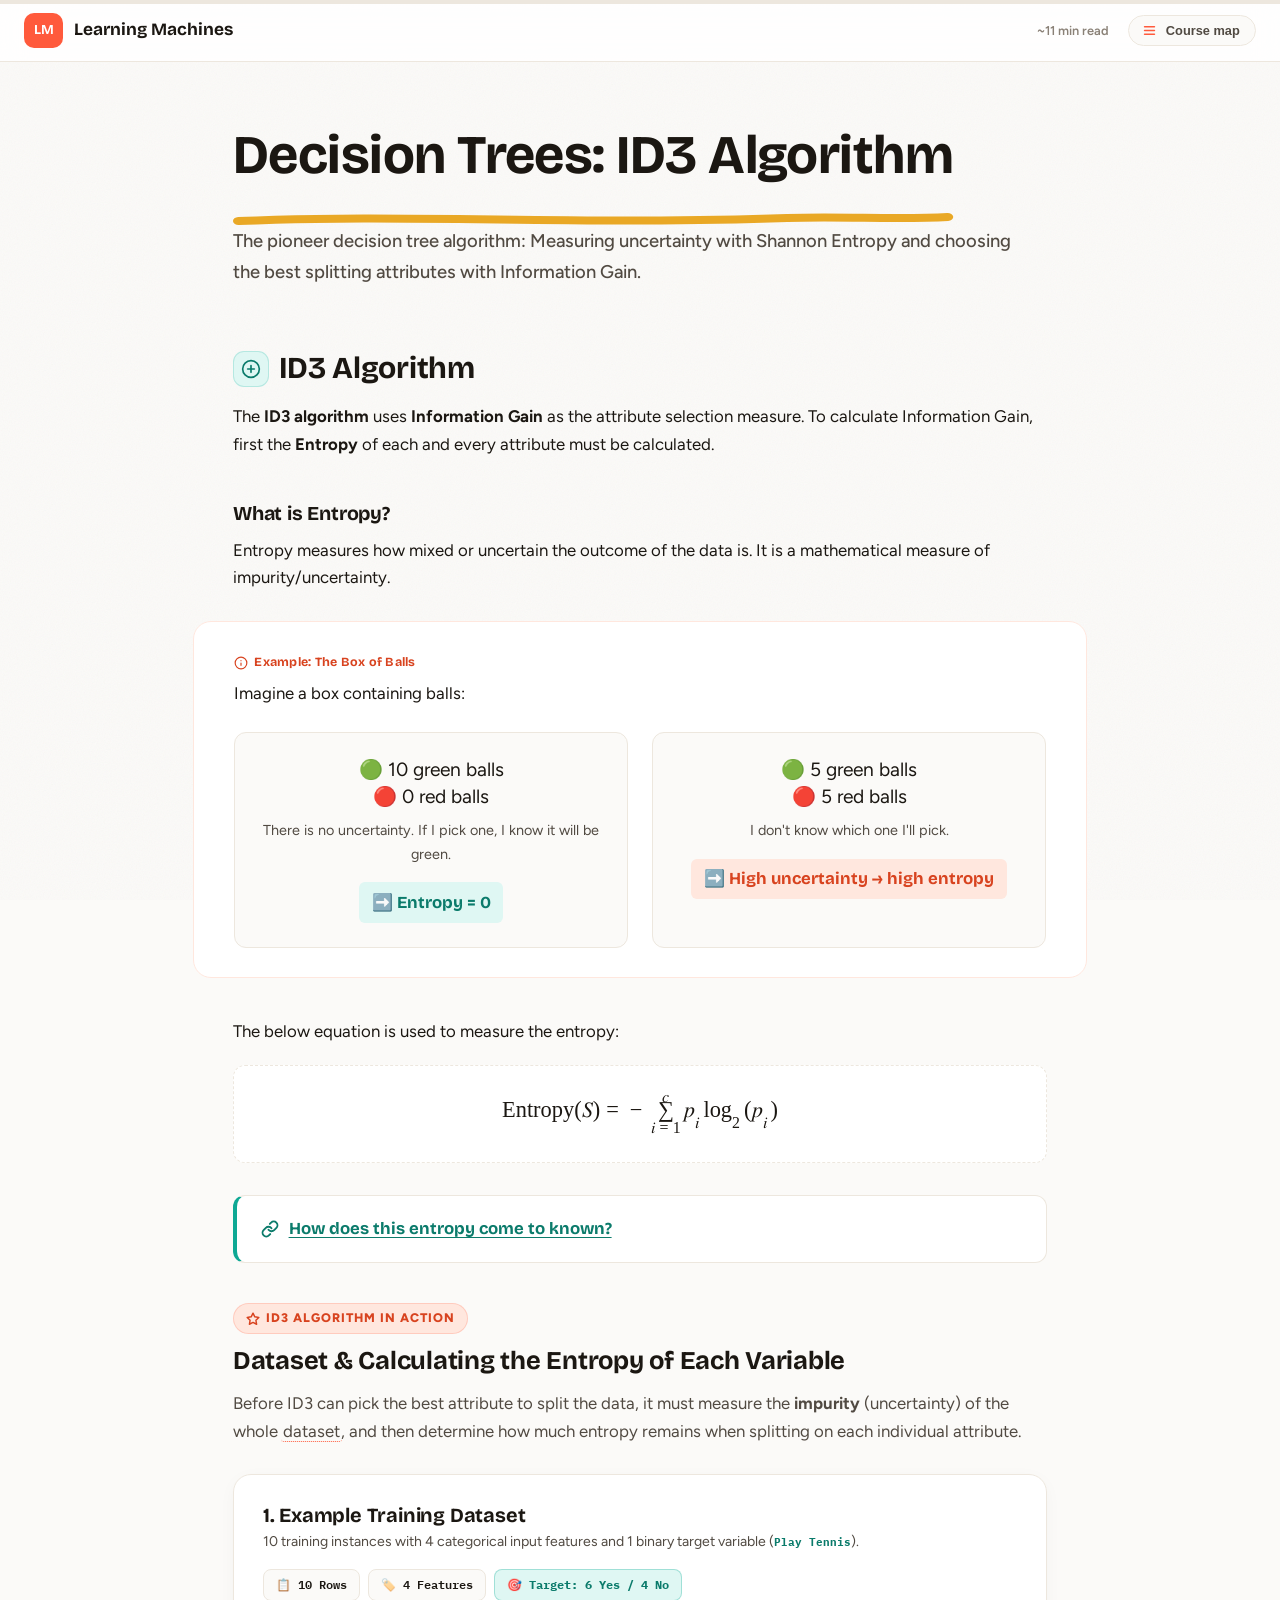
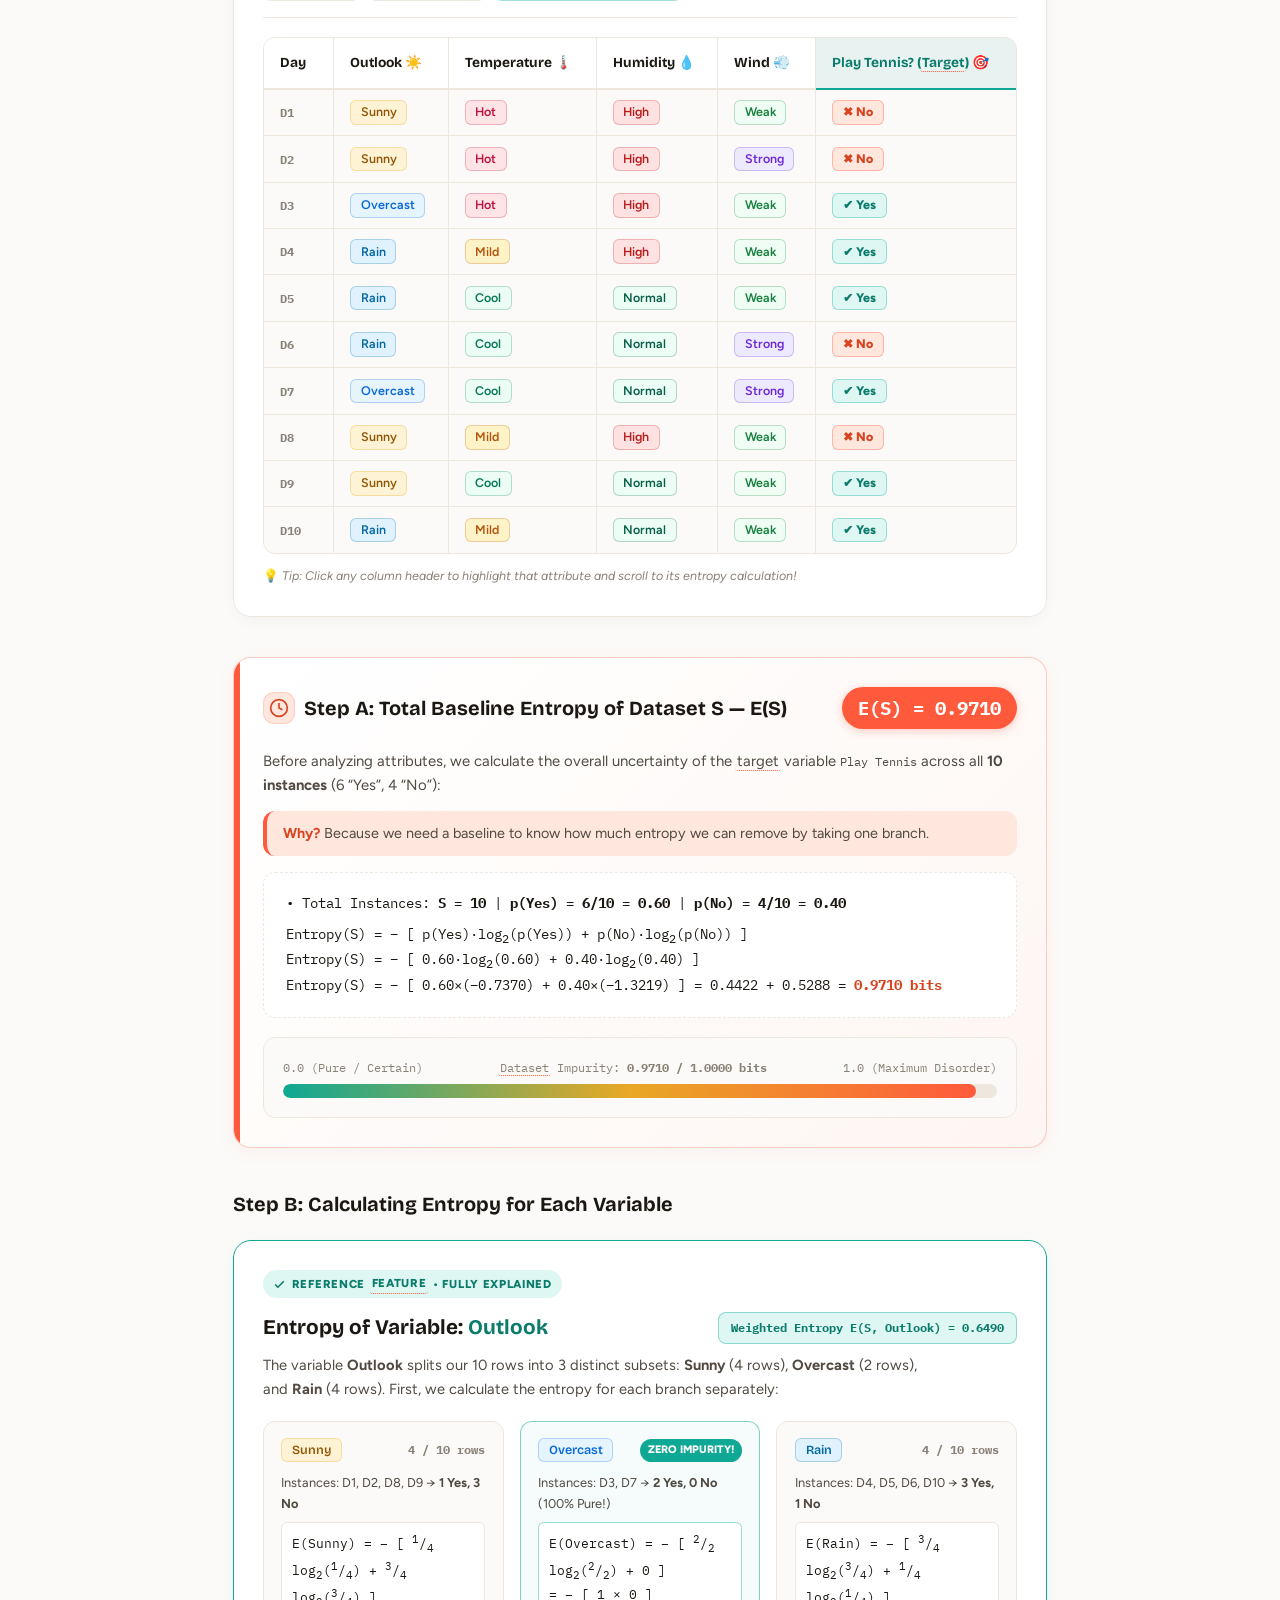
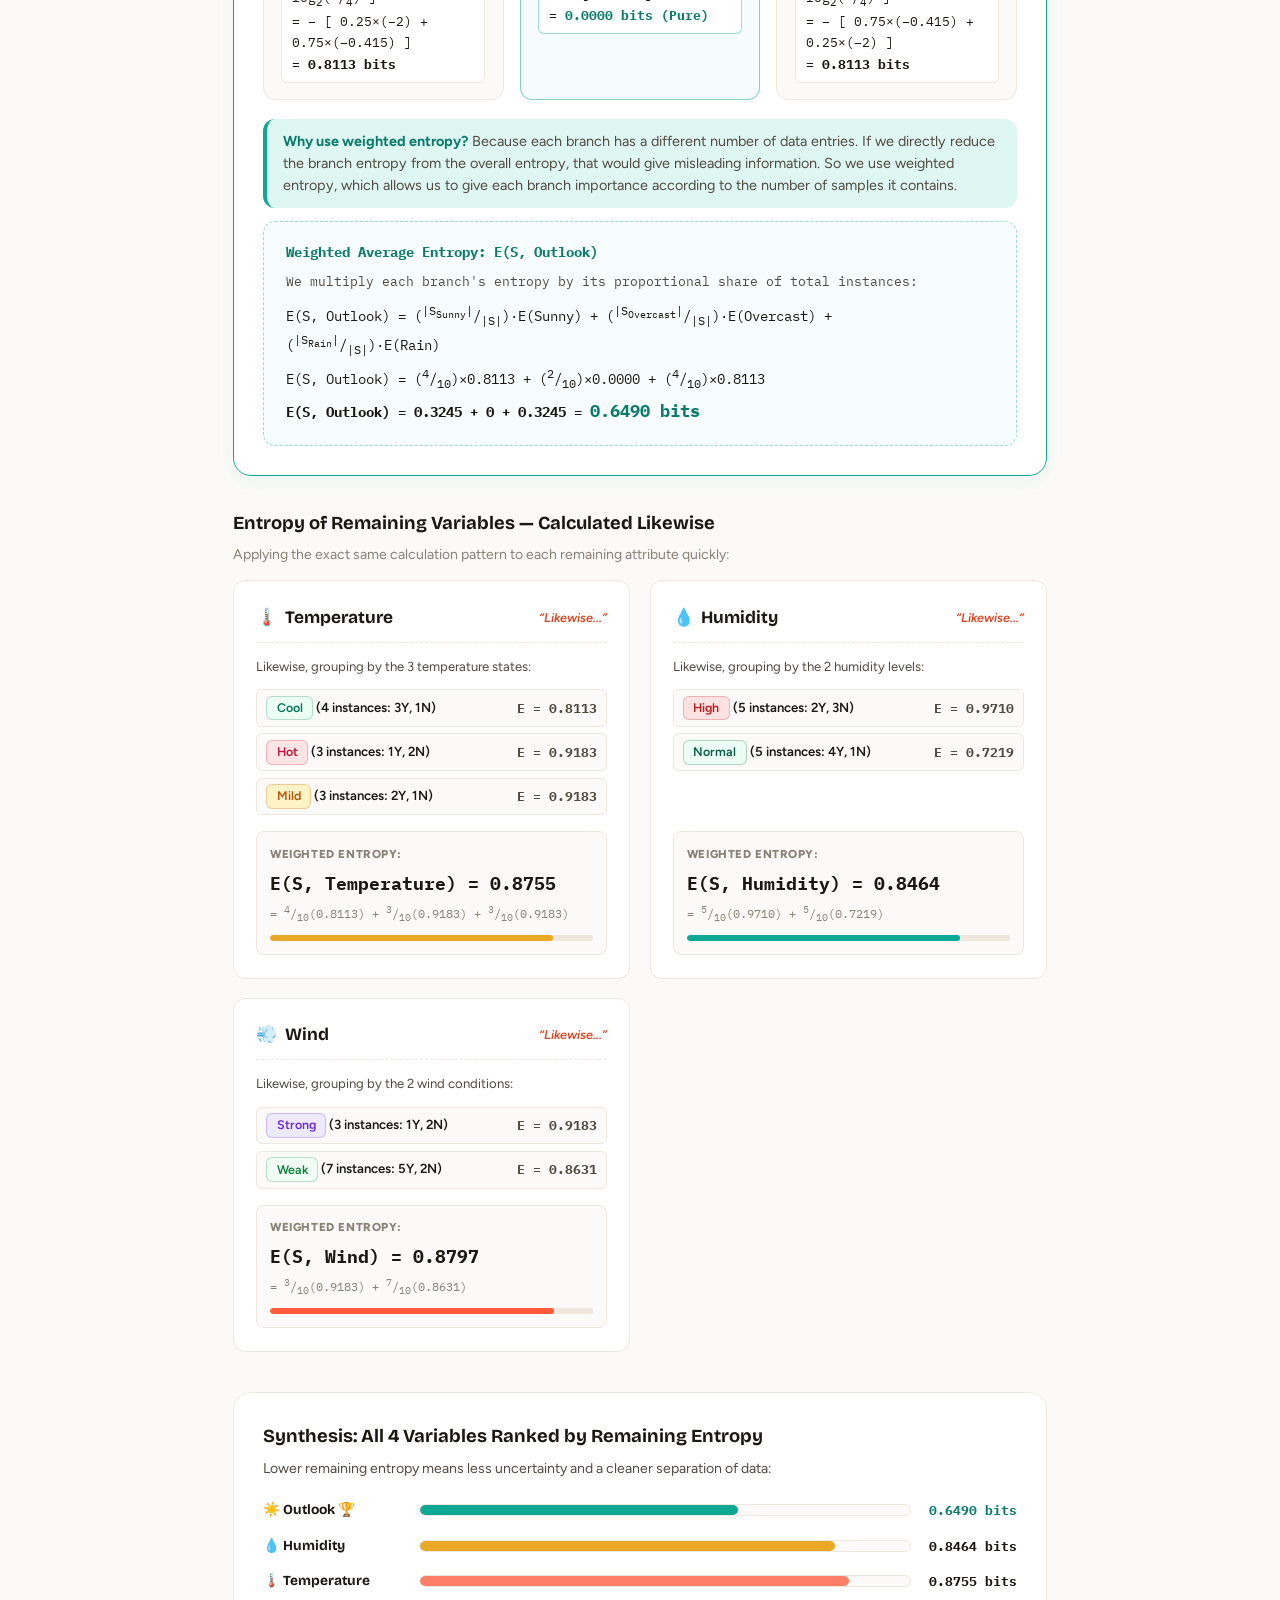
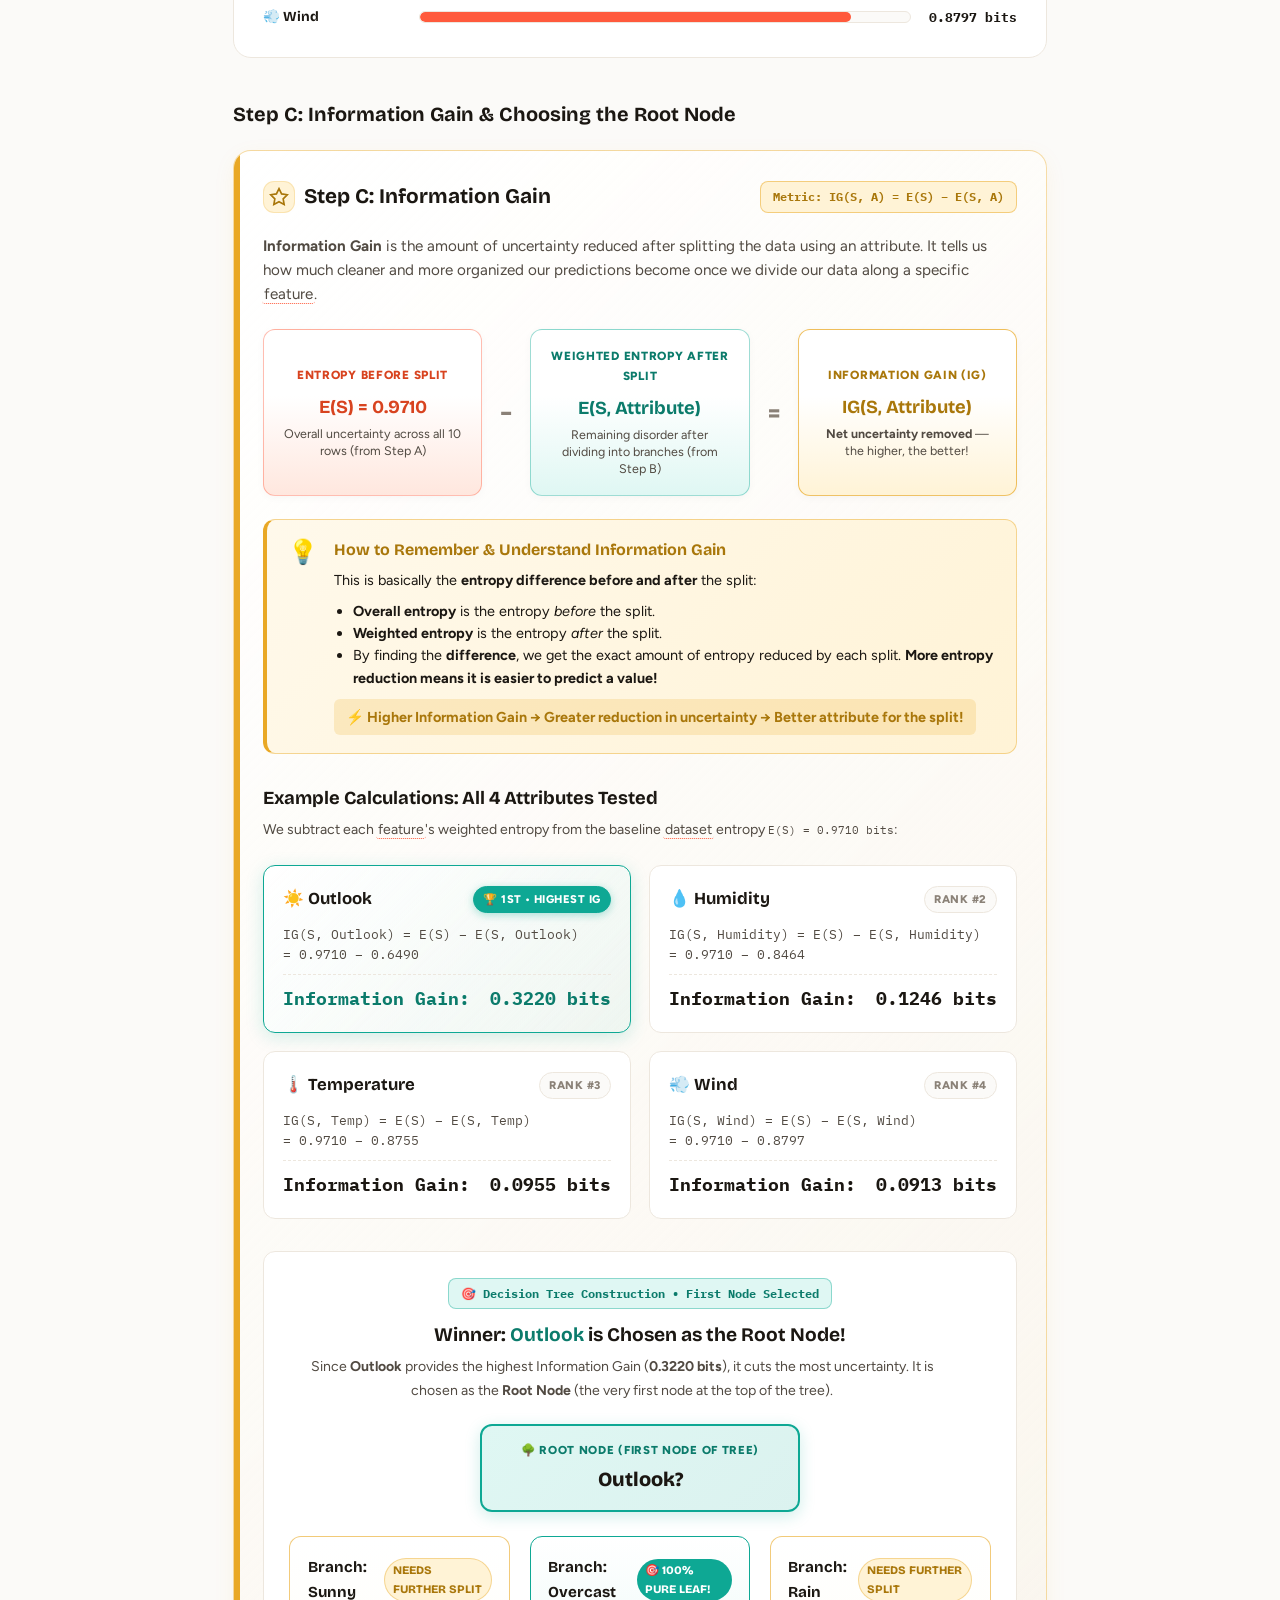
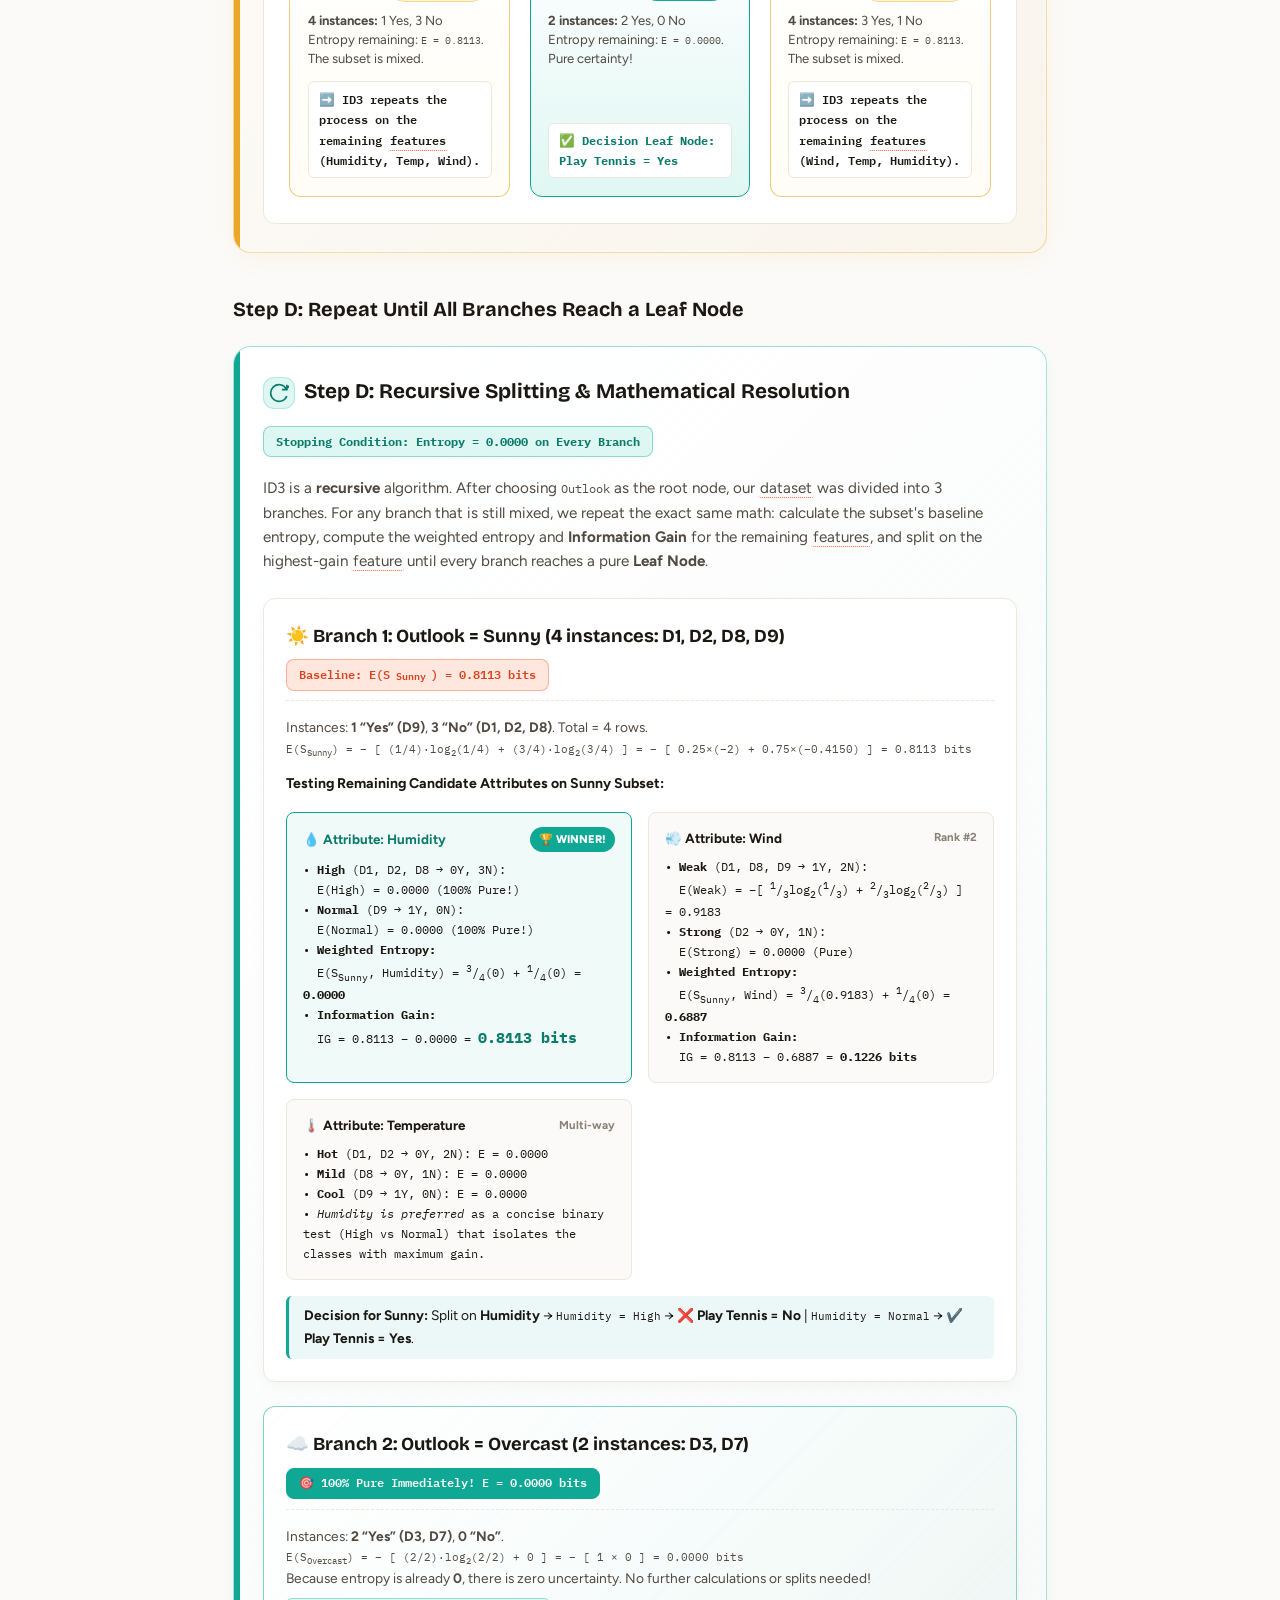
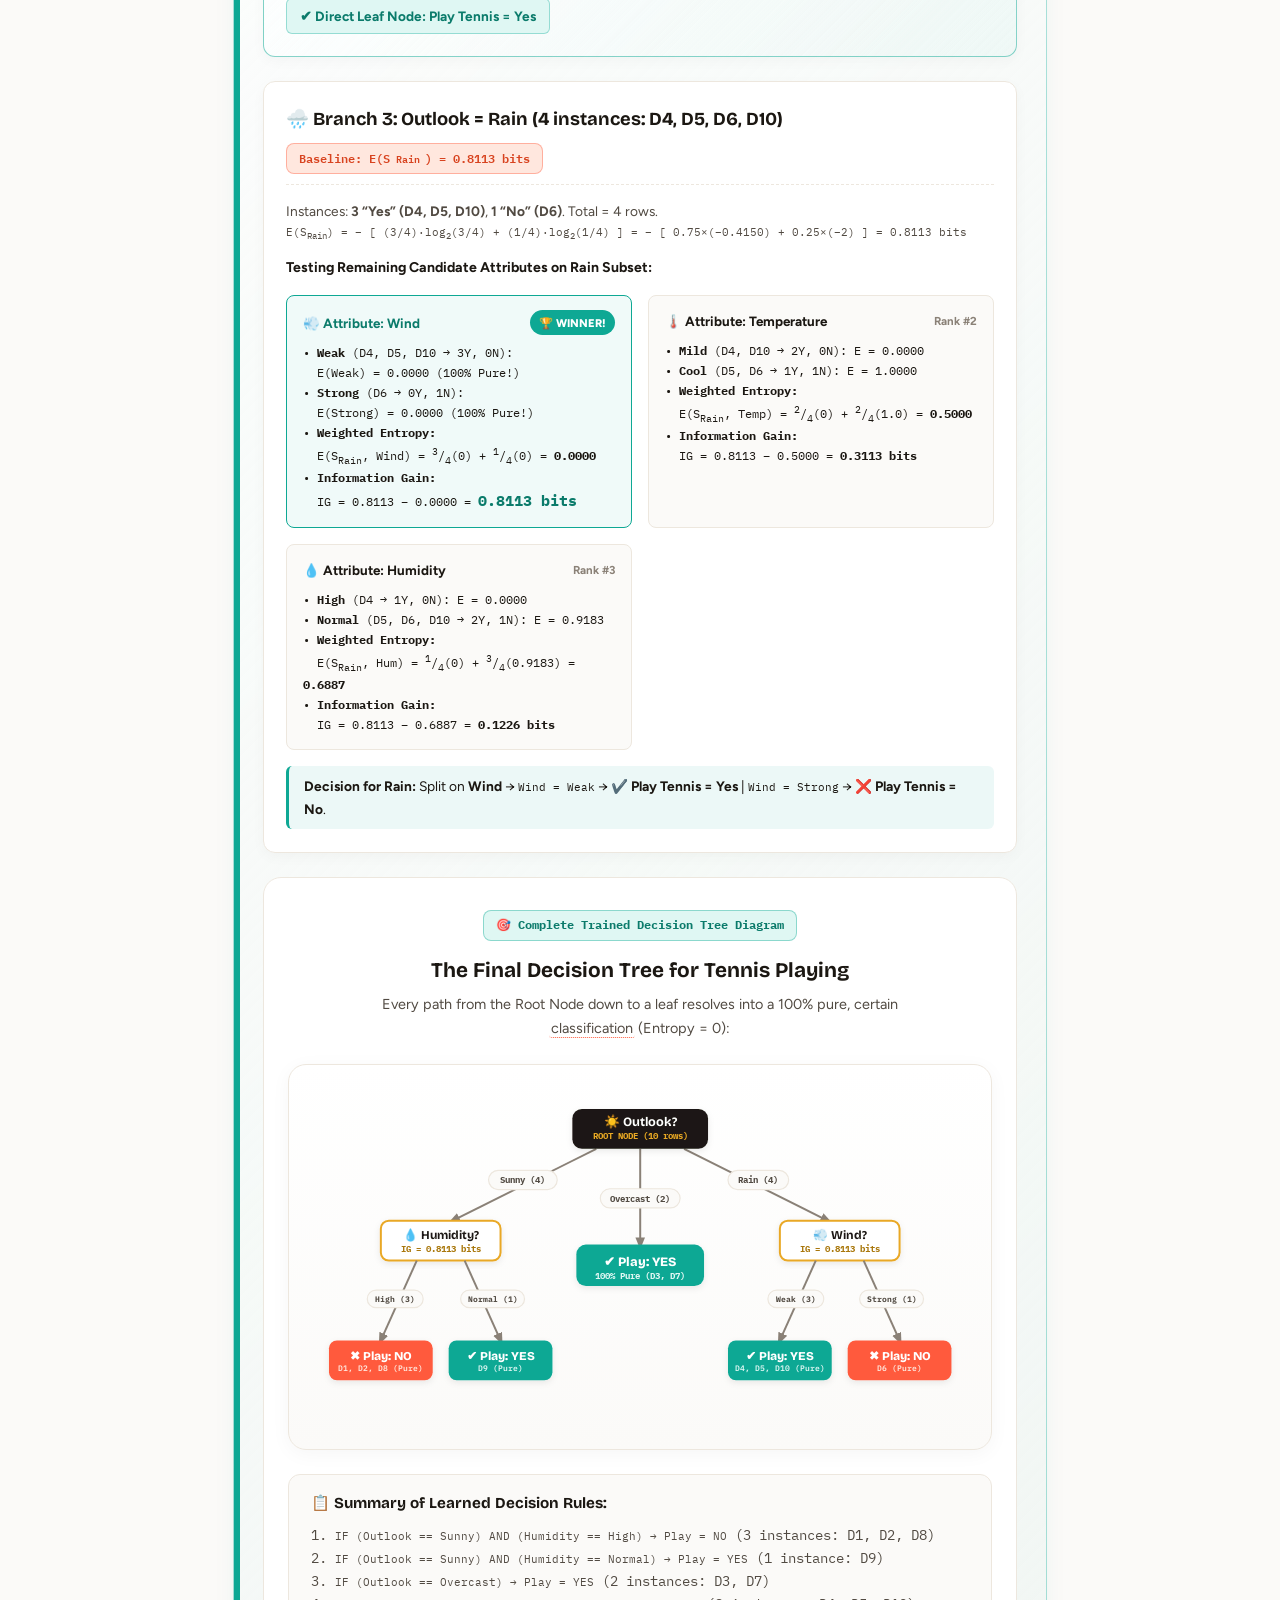
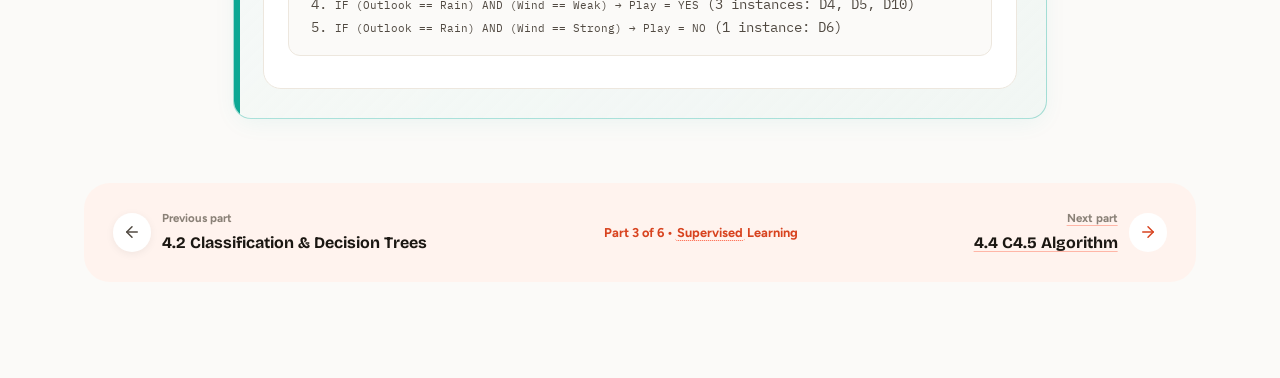
<file: id3-algorithm.html>
﻿<!DOCTYPE html>
<html lang="en">
<head>
<meta charset="UTF-8">
<meta name="viewport" content="width=device-width, initial-scale=1.0">
<title>ID3 Algorithm &ndash; Learning Machines</title>
<meta name="description" content="The ID3 decision tree algorithm: Shannon Entropy, Information Gain, step-by-step tennis dataset walkthrough, and complete tree construction.">
<link rel="preconnect" href="https://fonts.googleapis.com">
<link rel="preconnect" href="https://fonts.gstatic.com" crossorigin>
<link href="https://fonts.googleapis.com/css2?family=Bricolage+Grotesque:opsz,wght@12..96,500;12..96,600;12..96,700&family=Figtree:wght@400;500;600;700&family=IBM+Plex+Mono:wght@500;600&display=swap" rel="stylesheet">
<link rel="icon" type="image/svg+xml" href="favicon.svg">
<link rel="stylesheet" href="style.css">
</head>
<body>

<div class="grain" aria-hidden="true"></div>

<div class="progress-rail" aria-hidden="true"><div class="progress-fill" id="progressFill"></div></div>

<header class="top-bar">
  <div class="top-bar__brand">
    <span class="course-nav__mark">LM</span>
    <span class="top-bar__title">Learning Machines</span>
  </div>
  <div class="top-bar__controls">
    <span class="top-bar__time" id="readTime">~8 min read</span>
    <button class="nav-toggle" id="navToggle" aria-expanded="false" aria-controls="courseNav">
      <svg width="15" height="15" viewBox="0 0 24 24" fill="none" stroke="currentColor" stroke-width="2.2" stroke-linecap="round" stroke-linejoin="round" aria-hidden="true"><line x1="4" x2="20" y1="6" y2="6"/><line x1="4" x2="20" y1="12" y2="12"/><line x1="4" x2="20" y1="18" y2="18"/></svg>
      <span class="nav-toggle__label">Course map</span>
    </button>
  </div>
</header>

<div class="nav-overlay" id="navOverlay" aria-hidden="true"></div>
<!-- ============ SLIDE-OVER SIDEBAR ============ -->
<aside class="course-nav" id="courseNav">
  <div class="course-nav__header">
    <h2 class="course-nav__title-side">Course map</h2>
    <button class="nav-close" id="navClose" aria-label="Close nav">
      <svg width="20" height="20" viewBox="0 0 24 24" fill="none" stroke="currentColor" stroke-width="2" stroke-linecap="round" stroke-linejoin="round"><path d="M18 6 6 18M6 6l12 12"/></svg>
    </button>
  </div>
  <p class="course-nav__tagline">A slow, careful path through machine learning, start to finish.</p>

  <ol class="course-nav__list">
    <li class="course-nav__item is-completed">
      <a href="index.html" class="course-nav__inner-link">
        <span class="course-nav__num">1</span>
        <div>
          <span class="course-nav__name">Introduction</span>
          <span class="course-nav__state">completed</span>
        </div>
      </a>
    </li>
    <li class="course-nav__item is-completed">
      <a href="data-preprocessing.html" class="course-nav__inner-link">
        <span class="course-nav__num">2</span>
        <div>
          <span class="course-nav__name">Data Preprocessing</span>
          <span class="course-nav__state">completed</span>
        </div>
      </a>
    </li>
    <li class="course-nav__item is-completed">
      <a href="eda.html" class="course-nav__inner-link">
        <span class="course-nav__num">3</span>
        <div>
          <span class="course-nav__name">Exploratory Data Analysis</span>
          <span class="course-nav__state">completed</span>
        </div>
      </a>
    </li>
    <li class="course-nav__item is-active-group">
      <span class="course-nav__num">4</span>
      <div>
        <span class="course-nav__name">Supervised Learning</span>
        <span class="course-nav__state">in progress</span>
      </div>
    </li>
    <ol class="course-nav__sub-list">
      <li class="course-nav__sub-item is-completed">
        <a href="supervised-learning.html">
          <span class="course-nav__sub-num">4.1</span>
          <div>
            <span class="course-nav__sub-name">Introduction</span>
            <span class="course-nav__state">completed</span>
          </div>
        </a>
      </li>
      <li class="course-nav__sub-item is-completed">
        <a href="classification.html">
          <span class="course-nav__sub-num">4.2</span>
          <div>
            <span class="course-nav__sub-name">Classification &amp; Decision Trees</span>
            <span class="course-nav__state">completed</span>
          </div>
        </a>
      </li>
      <li class="course-nav__sub-item is-active">
        <a href="id3-algorithm.html">
          <span class="course-nav__sub-num">4.3</span>
          <div>
            <span class="course-nav__sub-name">ID3 Algorithm</span>
            <span class="course-nav__state">reading now</span>
          </div>
        </a>
      </li>
      <li class="course-nav__sub-item ">
        <a href="c45-algorithm.html">
          <span class="course-nav__sub-num">4.4</span>
          <div>
            <span class="course-nav__sub-name">C4.5 Algorithm</span>
            <span class="course-nav__state">available now</span>
          </div>
        </a>
      </li>
      <li class="course-nav__sub-item ">
        <a href="cart-algorithm.html">
          <span class="course-nav__sub-num">4.5</span>
          <div>
            <span class="course-nav__sub-name">CART Algorithm</span>
            <span class="course-nav__state">available now</span>
          </div>
        </a>
      </li>
      <li class="course-nav__sub-item ">
        <a href="regression-analysis.html">
          <span class="course-nav__sub-num">4.6</span>
          <div>
            <span class="course-nav__sub-name">Introduction to Regression</span>
            <span class="course-nav__state">available now</span>
          </div>
        </a>
      </li>
      <li class="course-nav__sub-item">
        <a href="simple-linear-regression.html">
          <span class="course-nav__sub-num">4.7</span>
          <div>
            <span class="course-nav__sub-name">Simple Linear Regression</span>
            <span class="course-nav__state">available now</span>
          </div>
        </a>
      </li>
      <li class="course-nav__sub-item">
        <a href="polynomial-regression.html">
          <span class="course-nav__sub-num">4.8</span>
          <div>
            <span class="course-nav__sub-name">Polynomial Regression</span>
            <span class="course-nav__state">available now</span>
          </div>
        </a>
      </li>
    </ol>
    <li class="course-nav__item">
      <a href="unsupervised-learning.html" class="course-nav__inner-link">
        <span class="course-nav__num">5</span>
        <div>
          <span class="course-nav__name">Unsupervised Learning</span>
          <span class="course-nav__state">available now</span>
        </div>
      </a>
    </li>
    <ol class="course-nav__sub-list">
      <li class="course-nav__sub-item">
        <a href="unsupervised-learning.html">
          <span class="course-nav__sub-num">5.1</span>
          <div>
            <span class="course-nav__sub-name">Introduction</span>
            <span class="course-nav__state">available now</span>
          </div>
        </a>
      </li>
      <li class="course-nav__sub-item">
        <a href="hierarchical-clustering.html">
          <span class="course-nav__sub-num">5.2</span>
          <div>
            <span class="course-nav__sub-name">Hierarchical Clustering</span>
            <span class="course-nav__state">available now</span>
          </div>
        </a>
      </li>
    </ol>
    <li class="course-nav__item is-locked">
      <span class="course-nav__num">6</span>
      <div>
        <span class="course-nav__name">Reinforcement Learning</span>
        <span class="course-nav__state">
          <svg class="course-nav__lock" width="12" height="12" viewBox="0 0 24 24" fill="none" stroke="currentColor" stroke-width="2" stroke-linecap="round" stroke-linejoin="round" aria-hidden="true"><rect width="18" height="11" x="3" y="11" rx="2" ry="2"/><path d="M7 11V7a5 5 0 0 1 10 0v4"/></svg>
          coming soon
        </span>
      </div>
    </li>
  </ol>
</aside>
<div class="shell">

  <!-- ============ MAIN ARTICLE ============ -->
  <main class="lesson">

    <header class="lesson__header">
      <span class="lesson__eyebrow-free-title">
        <h1>Decision Trees: ID3 Algorithm</h1>
        <svg class="title-underline" viewBox="0 0 520 14" preserveAspectRatio="none" aria-hidden="true">
          <path d="M4 9 C 120 2, 260 13, 400 6 C 440 4, 480 8, 516 5"/>
        </svg>
      </span>
      <p class="lesson__dek">The pioneer decision tree algorithm: Measuring uncertainty with Shannon Entropy and choosing the best splitting attributes with Information Gain.</p>
    </header>

    <!-- ---- Section 7: ID3 Algorithm ---- -->
    <section class="block" id="id3-algorithm">
      <div class="block__body">
        <h2 class="fade-up animate-on-scroll">
          <span class="icon-badge icon-badge--teal">
            <svg viewBox="0 0 24 24" fill="none" stroke="currentColor" stroke-width="2" stroke-linecap="round" stroke-linejoin="round" aria-hidden="true"><circle cx="12" cy="12" r="10"/><path d="M12 8v8"/><path d="M8 12h8"/></svg>
          </span>
          ID3 Algorithm
        </h2>
        
        <p class="fade-up animate-on-scroll">
          The <strong>ID3 algorithm</strong> uses <strong>Information Gain</strong> as the attribute selection measure. 
          To calculate Information Gain, first the <strong>Entropy</strong> of each and every attribute must be calculated.
        </p>

        <h3 class="fade-up animate-on-scroll" style="margin-top: 2.8rem;">What is Entropy?</h3>
        <p class="fade-up animate-on-scroll">
          Entropy measures how mixed or uncertain the outcome of the data is. It is a mathematical measure of impurity/uncertainty.
        </p>

        <div class="definition fade-up animate-on-scroll" style="margin-top: 1.8rem; box-shadow: none;">
          <div class="definition__label">
            <svg width="14" height="14" viewBox="0 0 24 24" fill="none" stroke="currentColor" stroke-width="2" stroke-linecap="round" stroke-linejoin="round" aria-hidden="true"><circle cx="12" cy="12" r="10"/><line x1="12" y1="16" x2="12" y2="12"/><line x1="12" y1="8" x2="12.01" y2="8"/></svg>
            Example: The Box of Balls
          </div>
          <p style="margin-bottom: 1.5rem;">Imagine a box containing balls:</p>
          
          <div style="display: flex; gap: 1.5rem; flex-wrap: wrap;">
            <div style="background: var(--bg); border: 1px solid var(--line); border-radius: var(--radius-sm); padding: 1.5rem; flex: 1; min-width: 280px; text-align: center;">
              <div style="font-size: 1.2rem; margin-bottom: 0.5rem; line-height: 1.4;">
                🟢 10 green balls<br>
                🔴 0 red balls
              </div>
              <p style="font-size: 0.9rem; color: var(--ink-soft); margin-bottom: 1rem;">
                There is no uncertainty. If I pick one, I know it will be green.
              </p>
              <div style="display: inline-block; padding: 0.4rem 0.8rem; background: var(--teal-tint); color: var(--teal-dark); font-weight: 700; border-radius: 6px; font-family: var(--display);">
                ➡️ Entropy = 0
              </div>
            </div>

            <div style="background: var(--bg); border: 1px solid var(--line); border-radius: var(--radius-sm); padding: 1.5rem; flex: 1; min-width: 280px; text-align: center;">
              <div style="font-size: 1.2rem; margin-bottom: 0.5rem; line-height: 1.4;">
                🟢 5 green balls<br>
                🔴 5 red balls
              </div>
              <p style="font-size: 0.9rem; color: var(--ink-soft); margin-bottom: 1rem;">
                I don't know which one I'll pick.
              </p>
              <div style="display: inline-block; padding: 0.4rem 0.8rem; background: var(--coral-tint); color: var(--coral-dark); font-weight: 700; border-radius: 6px; font-family: var(--display);">
                ➡️ High uncertainty → high entropy
              </div>
            </div>
          </div>
        </div>

        <p class="fade-up animate-on-scroll">
          The below equation is used to measure the entropy:
        </p>

        <!-- Equation Box -->
        <div class="fade-up animate-on-scroll" style="background: var(--surface); border: 1px dashed var(--line); border-radius: var(--radius-sm); padding: 1.8rem; text-align: center; margin-bottom: 2rem; color: var(--ink); display: flex; justify-content: center; overflow-x: auto;">
          <math xmlns="http://www.w3.org/1998/Math/MathML" display="block" style="font-size: 1.4rem;">
            <mrow>
              <mi>Entropy</mi>
              <mo stretchy="false">(</mo>
              <mi>S</mi>
              <mo stretchy="false">)</mo>
              <mo>=</mo>
              <mo>&minus;</mo>
              <munderover>
                <mo>&sum;</mo>
                <mrow>
                  <mi>i</mi>
                  <mo>=</mo>
                  <mn>1</mn>
                </mrow>
                <mi>c</mi>
              </munderover>
              <msub>
                <mi>p</mi>
                <mi>i</mi>
              </msub>
              <msub>
                <mi>log</mi>
                <mn>2</mn>
              </msub>
              <mo stretchy="false">(</mo>
              <msub>
                <mi>p</mi>
                <mi>i</mi>
              </msub>
              <mo stretchy="false">)</mo>
            </mrow>
          </math>
        </div>

        <!-- Information Theory Pop-up Tab -->
        <details class="fade-up animate-on-scroll" style="margin-bottom: 2rem; background: var(--surface); border: 1px solid var(--line); border-left: 4px solid var(--teal); border-radius: var(--radius-sm); overflow: hidden;">
          <summary style="padding: 1.2rem 1.5rem; font-family: var(--display); font-weight: 700; color: var(--teal-dark); cursor: pointer; user-select: none; display: flex; align-items: center; gap: 0.6rem; transition: background 0.2s;">
            <svg width="18" height="18" viewBox="0 0 24 24" fill="none" stroke="currentColor" stroke-width="2.5" stroke-linecap="round" stroke-linejoin="round"><path d="M10 13a5 5 0 0 0 7.54.54l3-3a5 5 0 0 0-7.07-7.07l-1.72 1.71"></path><path d="M14 11a5 5 0 0 0-7.54-.54l-3 3a5 5 0 0 0 7.07 7.07l1.71-1.71"></path></svg>
            <span style="text-decoration: underline; text-underline-offset: 3px;">How does this entropy come to known?</span>
          </summary>
          <div style="padding: 1.5rem; background: var(--bg); border-top: 1px dashed var(--line);">
            
            <div class="definition" style="margin: 0 0 2rem 0; padding: 1.5rem; box-shadow: none;">
              <div class="definition__label">
                <svg width="14" height="14" viewBox="0 0 24 24" fill="none" stroke="currentColor" stroke-width="2" stroke-linecap="round" stroke-linejoin="round" aria-hidden="true"><circle cx="12" cy="12" r="10"/><line x1="12" y1="16" x2="12" y2="12"/><line x1="12" y1="8" x2="12.01" y2="8"/></svg>
                Core Concept
              </div>
              <p style="margin:0;">
                <strong>Information Theory</strong> is a branch of computer science that provides a way to measure how uncertain something is. 
                It fundamentally bridges <strong>Computer Science</strong>, <strong>Mathematics</strong>, and <strong>Data Science</strong>.
              </p>
            </div>

            <p style="margin-bottom: 1rem; color: var(--ink-soft); font-weight: 500;">
              Information in the world takes many forms. For many purposes, this information needs to be measured:
            </p>
            <div style="display: flex; gap: 0.5rem; flex-wrap: wrap; margin-bottom: 2rem;">
              <span style="background: var(--surface); border: 1px solid var(--line); padding: 0.3rem 0.8rem; border-radius: 6px; font-size: 0.85rem; color: var(--ink); font-weight: 600; box-shadow: 0 2px 4px rgba(0,0,0,0.02);">📝 Letters</span>
              <span style="background: var(--surface); border: 1px solid var(--line); padding: 0.3rem 0.8rem; border-radius: 6px; font-size: 0.85rem; color: var(--ink); font-weight: 600; box-shadow: 0 2px 4px rgba(0,0,0,0.02);">🔢 Numbers</span>
              <span style="background: var(--surface); border: 1px solid var(--line); padding: 0.3rem 0.8rem; border-radius: 6px; font-size: 0.85rem; color: var(--ink); font-weight: 600; box-shadow: 0 2px 4px rgba(0,0,0,0.02);">🖼️ Images</span>
              <span style="background: var(--surface); border: 1px solid var(--line); padding: 0.3rem 0.8rem; border-radius: 6px; font-size: 0.85rem; color: var(--ink); font-weight: 600; box-shadow: 0 2px 4px rgba(0,0,0,0.02);">🎵 Audio</span>
              <span style="background: var(--surface); border: 1px solid var(--line); padding: 0.3rem 0.8rem; border-radius: 6px; font-size: 0.85rem; color: var(--ink); font-weight: 600; box-shadow: 0 2px 4px rgba(0,0,0,0.02);">🎥 Video</span>
              <span style="background: var(--surface); border: 1px solid var(--line); padding: 0.3rem 0.8rem; border-radius: 6px; font-size: 0.85rem; color: var(--ink); font-weight: 600; box-shadow: 0 2px 4px rgba(0,0,0,0.02);">🧩 Patterns</span>
            </div>

            <p style="margin-bottom: 1.5rem; color: var(--ink-soft); font-weight: 500;">
              But since there are so many forms of information, how do we find a fundamental unit of measure for it all?
            </p>

            <div style="display: grid; grid-template-columns: repeat(auto-fit, minmax(240px, 1fr)); gap: 1.5rem; align-items: stretch;">
              
              <div style="background: var(--surface); border: 1px solid var(--teal-tint); border-left: 4px solid var(--teal); border-radius: var(--radius-sm); padding: 1.4rem; box-shadow: 0 4px 12px rgba(0,0,0,0.03);">
                <div style="display: flex; align-items: center; gap: 0.6rem; margin-bottom: 0.8rem;">
                  <span class="icon-badge icon-badge--teal" style="width: 2.2rem; height: 2.2rem;">
                    <svg viewBox="0 0 24 24" fill="none" stroke="currentColor" stroke-width="2.5"><rect width="18" height="18" x="3" y="3" rx="2" ry="2"/><path d="M7 9h.01"/><path d="M11 9h.01"/><path d="M15 9h.01"/><path d="M7 15h.01"/><path d="M11 15h.01"/><path d="M15 15h.01"/></svg>
                  </span>
                  <h4 style="font-family: var(--display); color: var(--ink); margin: 0; font-size: 1.2rem;">The Bit</h4>
                </div>
                <p style="font-size: 0.92rem; color: var(--ink-soft); margin: 0; line-height: 1.5;">
                  The fundamental unit of measuring information is the <strong>Bit</strong> (Binary Digit). It gives us a universal currency to quantify data.
                </p>
              </div>

              <div style="background: var(--surface); border: 1px solid var(--coral-tint); border-left: 4px solid var(--coral); border-radius: var(--radius-sm); padding: 1.4rem; box-shadow: 0 4px 12px rgba(0,0,0,0.03);">
                <div style="display: flex; align-items: center; gap: 0.6rem; margin-bottom: 0.8rem;">
                  <span class="icon-badge icon-badge--coral" style="width: 2.2rem; height: 2.2rem;">
                    <svg viewBox="0 0 24 24" fill="none" stroke="currentColor" stroke-width="2.5"><path d="M22 12h-4l-3 9L9 3l-3 9H2"/></svg>
                  </span>
                  <h4 style="font-family: var(--display); color: var(--ink); margin: 0; font-size: 1.2rem;">Entropy</h4>
                </div>
                <p style="font-size: 0.92rem; color: var(--ink-soft); margin: 0; line-height: 1.5;">
                  While bits measure capacity, <strong>Entropy</strong> measures the amount of <em>uncertainty</em> or surprise contained within that information.
                </p>
              </div>

            </div>
            
            <div style="margin-top: 1.8rem; padding: 1.2rem; background: var(--teal-tint); color: var(--teal-dark); border-radius: 8px; text-align: center; font-weight: 600; font-size: 1rem; border: 1px solid rgba(14, 168, 148, 0.2);">
              Together, Bits and Entropy give us a complete system to measure information properly!
            </div>
            
          </div>
        </details>

        <!-- =========================================================================
             ID3 ALGORITHM: EXAMPLE DATASET & ENTROPY OF EACH VARIABLE
             ========================================================================= -->
        <div class="id3-section-wrap fade-up animate-on-scroll" id="id3-entropy-calc">
          
          <div class="id3-header-eyebrow">
            <svg width="14" height="14" viewBox="0 0 24 24" fill="none" stroke="currentColor" stroke-width="2.5" stroke-linecap="round" stroke-linejoin="round"><polygon points="12 2 15.09 8.26 22 9.27 17 14.14 18.18 21.02 12 17.77 5.82 21.02 7 14.14 2 9.27 8.91 8.26 12 2"/></svg>
            ID3 Algorithm in Action
          </div>
          
          <h3 style="margin-top: 0; font-size: 1.6rem;">Dataset &amp; Calculating the Entropy of Each Variable</h3>
          <p style="color: var(--ink-soft); margin-bottom: 1.8rem;">
            Before ID3 can pick the best attribute to split the data, it must measure the <strong>impurity</strong> (uncertainty) of the whole dataset, and then determine how much entropy remains when splitting on each individual attribute.
          </p>

          <!-- 1. The 10-Row Example Dataset Card -->
          <div class="id3-dataset-card fade-up animate-on-scroll">
            <div class="id3-dataset-header">
              <div class="id3-dataset-title-grp">
                <h3>1. Example Training Dataset</h3>
                <p>10 training instances with 4 categorical input features and 1 binary target variable (<code style="color: var(--teal-dark); font-weight: 700;">Play Tennis</code>).</p>
              </div>
              <div class="id3-stats-pills">
                <span class="id3-stat-pill">📋 10 Rows</span>
                <span class="id3-stat-pill">🏷️ 4 Features</span>
                <span class="id3-stat-pill id3-stat-pill--target">🎯 Target: 6 Yes / 4 No</span>
              </div>
            </div>

            <!-- Table Wrapper -->
            <div class="id3-table-wrapper">
              <table class="id3-table" id="id3DataTable">
                <thead>
                  <tr>
                    <th style="width: 70px;">Day</th>
                    <th class="id3-col-th col-outlook" data-col="outlook">Outlook ☀️</th>
                    <th class="id3-col-th col-temp" data-col="temp">Temperature 🌡️</th>
                    <th class="id3-col-th col-humidity" data-col="humidity">Humidity 💧</th>
                    <th class="id3-col-th col-wind" data-col="wind">Wind 💨</th>
                    <th class="th-target">Play Tennis? (Target) 🎯</th>
                  </tr>
                </thead>
                <tbody>
                  <tr>
                    <td class="td-id">D1</td>
                    <td class="id3-col-td col-outlook"><span class="id3-tag id3-tag--sunny">Sunny</span></td>
                    <td class="id3-col-td col-temp"><span class="id3-tag id3-tag--hot">Hot</span></td>
                    <td class="id3-col-td col-humidity"><span class="id3-tag id3-tag--high">High</span></td>
                    <td class="id3-col-td col-wind"><span class="id3-tag id3-tag--weak">Weak</span></td>
                    <td><span class="id3-tag id3-tag--no">✖ No</span></td>
                  </tr>
                  <tr>
                    <td class="td-id">D2</td>
                    <td class="id3-col-td col-outlook"><span class="id3-tag id3-tag--sunny">Sunny</span></td>
                    <td class="id3-col-td col-temp"><span class="id3-tag id3-tag--hot">Hot</span></td>
                    <td class="id3-col-td col-humidity"><span class="id3-tag id3-tag--high">High</span></td>
                    <td class="id3-col-td col-wind"><span class="id3-tag id3-tag--strong">Strong</span></td>
                    <td><span class="id3-tag id3-tag--no">✖ No</span></td>
                  </tr>
                  <tr>
                    <td class="td-id">D3</td>
                    <td class="id3-col-td col-outlook"><span class="id3-tag id3-tag--overcast">Overcast</span></td>
                    <td class="id3-col-td col-temp"><span class="id3-tag id3-tag--hot">Hot</span></td>
                    <td class="id3-col-td col-humidity"><span class="id3-tag id3-tag--high">High</span></td>
                    <td class="id3-col-td col-wind"><span class="id3-tag id3-tag--weak">Weak</span></td>
                    <td><span class="id3-tag id3-tag--yes">✔ Yes</span></td>
                  </tr>
                  <tr>
                    <td class="td-id">D4</td>
                    <td class="id3-col-td col-outlook"><span class="id3-tag id3-tag--rain">Rain</span></td>
                    <td class="id3-col-td col-temp"><span class="id3-tag id3-tag--mild">Mild</span></td>
                    <td class="id3-col-td col-humidity"><span class="id3-tag id3-tag--high">High</span></td>
                    <td class="id3-col-td col-wind"><span class="id3-tag id3-tag--weak">Weak</span></td>
                    <td><span class="id3-tag id3-tag--yes">✔ Yes</span></td>
                  </tr>
                  <tr>
                    <td class="td-id">D5</td>
                    <td class="id3-col-td col-outlook"><span class="id3-tag id3-tag--rain">Rain</span></td>
                    <td class="id3-col-td col-temp"><span class="id3-tag id3-tag--cool">Cool</span></td>
                    <td class="id3-col-td col-humidity"><span class="id3-tag id3-tag--normal">Normal</span></td>
                    <td class="id3-col-td col-wind"><span class="id3-tag id3-tag--weak">Weak</span></td>
                    <td><span class="id3-tag id3-tag--yes">✔ Yes</span></td>
                  </tr>
                  <tr>
                    <td class="td-id">D6</td>
                    <td class="id3-col-td col-outlook"><span class="id3-tag id3-tag--rain">Rain</span></td>
                    <td class="id3-col-td col-temp"><span class="id3-tag id3-tag--cool">Cool</span></td>
                    <td class="id3-col-td col-humidity"><span class="id3-tag id3-tag--normal">Normal</span></td>
                    <td class="id3-col-td col-wind"><span class="id3-tag id3-tag--strong">Strong</span></td>
                    <td><span class="id3-tag id3-tag--no">✖ No</span></td>
                  </tr>
                  <tr>
                    <td class="td-id">D7</td>
                    <td class="id3-col-td col-outlook"><span class="id3-tag id3-tag--overcast">Overcast</span></td>
                    <td class="id3-col-td col-temp"><span class="id3-tag id3-tag--cool">Cool</span></td>
                    <td class="id3-col-td col-humidity"><span class="id3-tag id3-tag--normal">Normal</span></td>
                    <td class="id3-col-td col-wind"><span class="id3-tag id3-tag--strong">Strong</span></td>
                    <td><span class="id3-tag id3-tag--yes">✔ Yes</span></td>
                  </tr>
                  <tr>
                    <td class="td-id">D8</td>
                    <td class="id3-col-td col-outlook"><span class="id3-tag id3-tag--sunny">Sunny</span></td>
                    <td class="id3-col-td col-temp"><span class="id3-tag id3-tag--mild">Mild</span></td>
                    <td class="id3-col-td col-humidity"><span class="id3-tag id3-tag--high">High</span></td>
                    <td class="id3-col-td col-wind"><span class="id3-tag id3-tag--weak">Weak</span></td>
                    <td><span class="id3-tag id3-tag--no">✖ No</span></td>
                  </tr>
                  <tr>
                    <td class="td-id">D9</td>
                    <td class="id3-col-td col-outlook"><span class="id3-tag id3-tag--sunny">Sunny</span></td>
                    <td class="id3-col-td col-temp"><span class="id3-tag id3-tag--cool">Cool</span></td>
                    <td class="id3-col-td col-humidity"><span class="id3-tag id3-tag--normal">Normal</span></td>
                    <td class="id3-col-td col-wind"><span class="id3-tag id3-tag--weak">Weak</span></td>
                    <td><span class="id3-tag id3-tag--yes">✔ Yes</span></td>
                  </tr>
                  <tr>
                    <td class="td-id">D10</td>
                    <td class="id3-col-td col-outlook"><span class="id3-tag id3-tag--rain">Rain</span></td>
                    <td class="id3-col-td col-temp"><span class="id3-tag id3-tag--mild">Mild</span></td>
                    <td class="id3-col-td col-humidity"><span class="id3-tag id3-tag--normal">Normal</span></td>
                    <td class="id3-col-td col-wind"><span class="id3-tag id3-tag--weak">Weak</span></td>
                    <td><span class="id3-tag id3-tag--yes">✔ Yes</span></td>
                  </tr>
                </tbody>
              </table>
            </div>
            <p style="font-size: 0.78rem; color: var(--muted); margin-top: 0.8rem; margin-bottom: 0;">
              💡 <em>Tip: Click any column header to highlight that attribute and scroll to its entropy calculation!</em>
            </p>
          </div>

          <!-- 2. Overall Dataset Entropy Card E(S) -->
          <div class="id3-total-entropy-card fade-up animate-on-scroll">
            <div class="id3-total-entropy-head">
              <h4 class="id3-total-entropy-title">
                <span class="icon-badge icon-badge--coral" style="width: 2rem; height: 2rem;">
                  <svg viewBox="0 0 24 24" fill="none" stroke="currentColor" stroke-width="2.5"><circle cx="12" cy="12" r="10"/><path d="M12 6v6l4 2"/></svg>
                </span>
                Step A: Total Baseline Entropy of Dataset S &mdash; E(S)
              </h4>
              <div class="id3-entropy-score-badge" id="entropyBadgeVal">
                E(S) = 0.9710
              </div>
            </div>

            <p style="font-size: 0.93rem; color: var(--ink-soft); margin-bottom: 0.8rem;">
              Before analyzing attributes, we calculate the overall uncertainty of the target variable <code>Play Tennis</code> across all <strong>10 instances</strong> (6 &ldquo;Yes&rdquo;, 4 &ldquo;No&rdquo;):
            </p>

            <div style="background: var(--coral-tint); border-left: 4px solid var(--coral); border-radius: var(--radius-sm); padding: 0.75rem 1rem; margin-bottom: 1rem; font-size: 0.9rem; color: var(--ink-soft); line-height: 1.5;">
              <strong style="color: var(--coral-dark);">Why?</strong> Because we need a baseline to know how much entropy we can remove by taking one branch.
            </div>

            <div class="id3-math-steps-box">
              <div>&bull; Total Instances: <strong>S = 10</strong> | <strong>p(Yes) = 6/10 = 0.60</strong> | <strong>p(No) = 4/10 = 0.40</strong></div>
              <div style="margin-top: 0.4rem;">
                Entropy(S) = &minus; [ p(Yes)&middot;log<sub>2</sub>(p(Yes)) + p(No)&middot;log<sub>2</sub>(p(No)) ]
              </div>
              <div>
                Entropy(S) = &minus; [ 0.60&middot;log<sub>2</sub>(0.60) + 0.40&middot;log<sub>2</sub>(0.40) ]
              </div>
              <div>
                Entropy(S) = &minus; [ 0.60&times;(&minus;0.7370) + 0.40&times;(&minus;1.3219) ] = 0.4422 + 0.5288 = <span class="id3-math-highlight">0.9710 bits</span>
              </div>
            </div>

            <div class="id3-entropy-meter">
              <div class="id3-meter-labels">
                <span>0.0 (Pure / Certain)</span>
                <span>Dataset Impurity: <strong>0.9710 / 1.0000 bits</strong></span>
                <span>1.0 (Maximum Disorder)</span>
              </div>
              <div class="id3-meter-bar">
                <div class="id3-meter-fill" style="width: 97.1%;"></div>
              </div>
            </div>
          </div>

          <!-- 3. Section Header for Attribute Calculations -->
          <div class="fade-up animate-on-scroll" style="margin-bottom: 1.2rem;">
            <h4 style="margin: 0; font-family: var(--display); font-size: 1.25rem;">
              Step B: Calculating Entropy for Each Variable
            </h4>
          </div>

          <!-- 4. Detailed Feature Card: Outlook (Properly Explained Step-by-Step) -->
          <div class="id3-detailed-card fade-up animate-on-scroll" id="id3CardOutlook">
            <div class="id3-detailed-badge">
              <svg width="13" height="13" viewBox="0 0 24 24" fill="none" stroke="currentColor" stroke-width="3"><polyline points="20 6 9 17 4 12"/></svg>
              Reference Feature &bull; Fully Explained
            </div>
            
            <div style="display: flex; justify-content: space-between; align-items: center; flex-wrap: wrap; gap: 0.5rem; margin-bottom: 0.5rem;">
              <h4 style="font-family: var(--display); font-size: 1.3rem; margin: 0; color: var(--ink);">
                Entropy of Variable: <span style="color: var(--teal-dark);">Outlook</span>
              </h4>
              <span class="id3-stat-pill" style="border-color: rgba(14, 168, 148, 0.4); background: var(--teal-tint); color: var(--teal-dark); font-weight: 800;">
                Weighted Entropy E(S, Outlook) = 0.6490
              </span>
            </div>

            <p style="font-size: 0.92rem; color: var(--ink-soft); margin-bottom: 1.2rem;">
              The variable <strong>Outlook</strong> splits our 10 rows into 3 distinct subsets: <strong>Sunny</strong> (4 rows), <strong>Overcast</strong> (2 rows), and <strong>Rain</strong> (4 rows). First, we calculate the entropy for each branch separately:
            </p>

            <!-- 3 Branch Subsets -->
            <div class="id3-subset-grid">
              <!-- Sunny -->
              <div class="id3-subset-item">
                <div class="id3-subset-head">
                  <span class="id3-subset-val"><span class="id3-tag id3-tag--sunny">Sunny</span></span>
                  <span style="font-family: 'IBM Plex Mono', monospace; font-size: 0.75rem; color: var(--muted);">4 / 10 rows</span>
                </div>
                <div class="id3-subset-detail">
                  Instances: D1, D2, D8, D9 &rarr; <strong>1 Yes, 3 No</strong>
                </div>
                <div class="id3-subset-math">
                  E(Sunny) = &minus; [ <sup>1</sup>/<sub>4</sub> log<sub>2</sub>(<sup>1</sup>/<sub>4</sub>) + <sup>3</sup>/<sub>4</sub> log<sub>2</sub>(<sup>3</sup>/<sub>4</sub>) ]<br>
                  = &minus; [ 0.25&times;(&minus;2) + 0.75&times;(&minus;0.415) ]<br>
                  = <strong>0.8113 bits</strong>
                </div>
              </div>

              <!-- Overcast -->
              <div class="id3-subset-item id3-subset-item--pure">
                <div class="id3-subset-head">
                  <span class="id3-subset-val"><span class="id3-tag id3-tag--overcast">Overcast</span></span>
                  <span class="id3-pure-pill">Zero Impurity!</span>
                </div>
                <div class="id3-subset-detail">
                  Instances: D3, D7 &rarr; <strong>2 Yes, 0 No</strong> (100% Pure!)
                </div>
                <div class="id3-subset-math" style="border-color: rgba(14, 168, 148, 0.4); background: #FFFFFF;">
                  E(Overcast) = &minus; [ <sup>2</sup>/<sub>2</sub> log<sub>2</sub>(<sup>2</sup>/<sub>2</sub>) + 0 ]<br>
                  = &minus; [ 1 &times; 0 ]<br>
                  = <strong style="color: var(--teal-dark);">0.0000 bits (Pure)</strong>
                </div>
              </div>

              <!-- Rain -->
              <div class="id3-subset-item">
                <div class="id3-subset-head">
                  <span class="id3-subset-val"><span class="id3-tag id3-tag--rain">Rain</span></span>
                  <span style="font-family: 'IBM Plex Mono', monospace; font-size: 0.75rem; color: var(--muted);">4 / 10 rows</span>
                </div>
                <div class="id3-subset-detail">
                  Instances: D4, D5, D6, D10 &rarr; <strong>3 Yes, 1 No</strong>
                </div>
                <div class="id3-subset-math">
                  E(Rain) = &minus; [ <sup>3</sup>/<sub>4</sub> log<sub>2</sub>(<sup>3</sup>/<sub>4</sub>) + <sup>1</sup>/<sub>4</sub> log<sub>2</sub>(<sup>1</sup>/<sub>4</sub>) ]<br>
                  = &minus; [ 0.75&times;(&minus;0.415) + 0.25&times;(&minus;2) ]<br>
                  = <strong>0.8113 bits</strong>
                </div>
              </div>
            </div>

            <!-- Weighted Entropy Combination Step -->
            <div style="background: var(--teal-tint); border-left: 4px solid var(--teal); border-radius: var(--radius-sm); padding: 0.75rem 1rem; margin-top: 1.2rem; margin-bottom: 0.8rem; font-size: 0.9rem; color: var(--ink-soft); line-height: 1.5;">
              <strong style="color: var(--teal-dark);">Why use weighted entropy?</strong> Because each branch has a different number of data entries. If we directly reduce the branch entropy from the overall entropy, that would give misleading information. So we use weighted entropy, which allows us to give each branch importance according to the number of samples it contains.
            </div>

            <div class="id3-math-steps-box" style="margin-top: 0.5rem; border-color: rgba(14, 168, 148, 0.4); background: rgba(14, 168, 148, 0.03);">
              <div style="font-weight: 700; color: var(--teal-dark); margin-bottom: 0.3rem;">
                Weighted Average Entropy: E(S, Outlook)
              </div>
              <div style="font-size: 0.84rem; color: var(--ink-soft);">
                We multiply each branch's entropy by its proportional share of total instances:
              </div>
              <div style="margin-top: 0.5rem;">
                E(S, Outlook) = (<sup>|S<sub>Sunny</sub>|</sup>/<sub>|S|</sub>)&middot;E(Sunny) + (<sup>|S<sub>Overcast</sub>|</sup>/<sub>|S|</sub>)&middot;E(Overcast) + (<sup>|S<sub>Rain</sub>|</sup>/<sub>|S|</sub>)&middot;E(Rain)
              </div>
              <div style="margin-top: 0.25rem;">
                E(S, Outlook) = (<sup>4</sup>/<sub>10</sub>)&times;0.8113 + (<sup>2</sup>/<sub>10</sub>)&times;0.0000 + (<sup>4</sup>/<sub>10</sub>)&times;0.8113
              </div>
              <div style="margin-top: 0.25rem; font-weight: 700;">
                E(S, Outlook) = 0.3245 + 0 + 0.3245 = <span style="color: var(--teal-dark); font-size: 1.05rem;">0.6490 bits</span>
              </div>
            </div>
          </div>

          <!-- 5. Space-Saving "Likewise" Cards Grid (Temperature, Humidity, Wind) -->
          <div class="id3-likewise-section fade-up animate-on-scroll" id="id3LikewiseSection">
            <div style="margin-bottom: 0.9rem;">
              <h4 style="font-family: var(--display); font-size: 1.15rem; margin: 0 0 0.3rem;">
                Entropy of Remaining Variables &mdash; Calculated Likewise
              </h4>
              <p style="font-size: 0.88rem; color: var(--muted); margin: 0;">
                Applying the exact same calculation pattern to each remaining attribute quickly:
              </p>
            </div>

            <div class="id3-likewise-grid">
              
              <!-- Card: Temperature -->
              <div class="id3-likewise-card" id="id3CardTemp">
                <div>
                  <div class="id3-likewise-header">
                    <h5 class="id3-likewise-title">
                      <span>🌡️</span> Temperature
                    </h5>
                    <span class="id3-likewise-phrase">&ldquo;Likewise...&rdquo;</span>
                  </div>
                  
                  <p style="font-size: 0.82rem; color: var(--ink-soft); margin-bottom: 0.75rem;">
                    Likewise, grouping by the 3 temperature states:
                  </p>

                  <ul class="id3-likewise-list">
                    <li class="id3-likewise-item">
                      <span class="id3-likewise-item-val"><span class="id3-tag id3-tag--cool">Cool</span> (4 instances: 3Y, 1N)</span>
                      <span class="id3-likewise-item-ent">E = 0.8113</span>
                    </li>
                    <li class="id3-likewise-item">
                      <span class="id3-likewise-item-val"><span class="id3-tag id3-tag--hot">Hot</span> (3 instances: 1Y, 2N)</span>
                      <span class="id3-likewise-item-ent">E = 0.9183</span>
                    </li>
                    <li class="id3-likewise-item">
                      <span class="id3-likewise-item-val"><span class="id3-tag id3-tag--mild">Mild</span> (3 instances: 2Y, 1N)</span>
                      <span class="id3-likewise-item-ent">E = 0.9183</span>
                    </li>
                  </ul>
                </div>

                <div class="id3-likewise-weighted">
                  <span class="id3-likewise-weighted-label">Weighted Entropy:</span>
                  <div class="id3-likewise-weighted-score">
                    E(S, Temperature) = 0.8755
                  </div>
                  <div style="font-family: 'IBM Plex Mono', monospace; font-size: 0.72rem; color: var(--muted); margin-top: 0.2rem;">
                    = <sup>4</sup>/<sub>10</sub>(0.8113) + <sup>3</sup>/<sub>10</sub>(0.9183) + <sup>3</sup>/<sub>10</sub>(0.9183)
                  </div>
                  <div class="id3-mini-meter">
                    <div class="id3-mini-meter-fill id3-mini-meter-fill--gold" style="width: 87.5%;"></div>
                  </div>
                </div>
              </div>

              <!-- Card: Humidity -->
              <div class="id3-likewise-card" id="id3CardHumidity">
                <div>
                  <div class="id3-likewise-header">
                    <h5 class="id3-likewise-title">
                      <span>💧</span> Humidity
                    </h5>
                    <span class="id3-likewise-phrase">&ldquo;Likewise...&rdquo;</span>
                  </div>

                  <p style="font-size: 0.82rem; color: var(--ink-soft); margin-bottom: 0.75rem;">
                    Likewise, grouping by the 2 humidity levels:
                  </p>

                  <ul class="id3-likewise-list">
                    <li class="id3-likewise-item">
                      <span class="id3-likewise-item-val"><span class="id3-tag id3-tag--high">High</span> (5 instances: 2Y, 3N)</span>
                      <span class="id3-likewise-item-ent">E = 0.9710</span>
                    </li>
                    <li class="id3-likewise-item">
                      <span class="id3-likewise-item-val"><span class="id3-tag id3-tag--normal">Normal</span> (5 instances: 4Y, 1N)</span>
                      <span class="id3-likewise-item-ent">E = 0.7219</span>
                    </li>
                  </ul>
                </div>

                <div class="id3-likewise-weighted">
                  <span class="id3-likewise-weighted-label">Weighted Entropy:</span>
                  <div class="id3-likewise-weighted-score">
                    E(S, Humidity) = 0.8464
                  </div>
                  <div style="font-family: 'IBM Plex Mono', monospace; font-size: 0.72rem; color: var(--muted); margin-top: 0.2rem;">
                    = <sup>5</sup>/<sub>10</sub>(0.9710) + <sup>5</sup>/<sub>10</sub>(0.7219)
                  </div>
                  <div class="id3-mini-meter">
                    <div class="id3-mini-meter-fill id3-mini-meter-fill--teal" style="width: 84.6%;"></div>
                  </div>
                </div>
              </div>

              <!-- Card: Wind -->
              <div class="id3-likewise-card" id="id3CardWind">
                <div>
                  <div class="id3-likewise-header">
                    <h5 class="id3-likewise-title">
                      <span>💨</span> Wind
                    </h5>
                    <span class="id3-likewise-phrase">&ldquo;Likewise...&rdquo;</span>
                  </div>

                  <p style="font-size: 0.82rem; color: var(--ink-soft); margin-bottom: 0.75rem;">
                    Likewise, grouping by the 2 wind conditions:
                  </p>

                  <ul class="id3-likewise-list">
                    <li class="id3-likewise-item">
                      <span class="id3-likewise-item-val"><span class="id3-tag id3-tag--strong">Strong</span> (3 instances: 1Y, 2N)</span>
                      <span class="id3-likewise-item-ent">E = 0.9183</span>
                    </li>
                    <li class="id3-likewise-item">
                      <span class="id3-likewise-item-val"><span class="id3-tag id3-tag--weak">Weak</span> (7 instances: 5Y, 2N)</span>
                      <span class="id3-likewise-item-ent">E = 0.8631</span>
                    </li>
                  </ul>
                </div>

                <div class="id3-likewise-weighted">
                  <span class="id3-likewise-weighted-label">Weighted Entropy:</span>
                  <div class="id3-likewise-weighted-score">
                    E(S, Wind) = 0.8797
                  </div>
                  <div style="font-family: 'IBM Plex Mono', monospace; font-size: 0.72rem; color: var(--muted); margin-top: 0.2rem;">
                    = <sup>3</sup>/<sub>10</sub>(0.9183) + <sup>7</sup>/<sub>10</sub>(0.8631)
                  </div>
                  <div class="id3-mini-meter">
                    <div class="id3-mini-meter-fill" style="width: 88.0%;"></div>
                  </div>
                </div>
              </div>

            </div>
          </div>

          <!-- 6. Summary Comparison Ranking Card -->
          <div class="id3-compare-card fade-up animate-on-scroll">
            <h4 style="font-family: var(--display); font-size: 1.15rem; margin: 0 0 0.3rem;">
              Synthesis: All 4 Variables Ranked by Remaining Entropy
            </h4>
            <p style="font-size: 0.88rem; color: var(--ink-soft); margin: 0;">
              Lower remaining entropy means less uncertainty and a cleaner separation of data:
            </p>

            <div class="id3-ranking-list">
              <div class="id3-ranking-row">
                <span class="id3-ranking-name">☀️ Outlook 🏆</span>
                <div class="id3-ranking-bar-track">
                  <div class="id3-ranking-bar-fill" style="width: 64.9%; background: var(--teal);"></div>
                </div>
                <span class="id3-ranking-val" style="color: var(--teal-dark);">0.6490 bits</span>
              </div>

              <div class="id3-ranking-row">
                <span class="id3-ranking-name">💧 Humidity</span>
                <div class="id3-ranking-bar-track">
                  <div class="id3-ranking-bar-fill" style="width: 84.6%; background: var(--gold);"></div>
                </div>
                <span class="id3-ranking-val">0.8464 bits</span>
              </div>

              <div class="id3-ranking-row">
                <span class="id3-ranking-name">🌡️ Temperature</span>
                <div class="id3-ranking-bar-track">
                  <div class="id3-ranking-bar-fill" style="width: 87.5%; background: #FF7E67;"></div>
                </div>
                <span class="id3-ranking-val">0.8755 bits</span>
              </div>

              <div class="id3-ranking-row">
                <span class="id3-ranking-name">💨 Wind</span>
                <div class="id3-ranking-bar-track">
                  <div class="id3-ranking-bar-fill" style="width: 88.0%; background: var(--coral);"></div>
                </div>
                <span class="id3-ranking-val">0.8797 bits</span>
              </div>
            </div>
          </div>

          <!-- 7. Section Header: Step C -->
          <div class="fade-up animate-on-scroll" style="margin-bottom: 1.2rem; margin-top: 1rem;">
            <h4 style="margin: 0; font-family: var(--display); font-size: 1.25rem;">
              Step C: Information Gain &amp; Choosing the Root Node
            </h4>
          </div>

          <!-- 8. Step C: Information Gain Card -->
          <div class="id3-step-c-card fade-up animate-on-scroll" id="id3StepC">
            <div class="id3-step-c-header">
              <h4 class="id3-step-c-title">
                <span class="icon-badge icon-badge--gold" style="width: 2rem; height: 2rem;">
                  <svg viewBox="0 0 24 24" fill="none" stroke="currentColor" stroke-width="2.5"><polygon points="12 2 15.09 8.26 22 9.27 17 14.14 18.18 21.02 12 17.77 5.82 21.02 7 14.14 2 9.27 8.91 8.26 12 2"/></svg>
                </span>
                Step C: Information Gain
              </h4>
              <span class="id3-stat-pill" style="border-color: rgba(233, 168, 37, 0.5); background: var(--gold-tint); color: var(--gold-dark); font-weight: 800;">
                Metric: IG(S, A) = E(S) &minus; E(S, A)
              </span>
            </div>

            <p style="font-size: 0.95rem; color: var(--ink-soft); margin-bottom: 1.2rem; line-height: 1.6;">
              <strong>Information Gain</strong> is the amount of uncertainty reduced after splitting the data using an attribute. It tells us how much cleaner and more organized our predictions become once we divide our data along a specific feature.
            </p>

            <!-- Visual "Before - After = Gain" Equation -->
            <div class="id3-ig-equation">
              <!-- Box 1: Before -->
              <div class="id3-ig-box id3-ig-box--before">
                <span class="id3-ig-box-label">Entropy Before Split</span>
                <div class="id3-ig-box-math" style="color: var(--coral-dark);">E(S) = 0.9710</div>
                <div class="id3-ig-box-desc">Overall uncertainty across all 10 rows (from Step A)</div>
              </div>

              <!-- Minus Symbol -->
              <div class="id3-ig-symbol">&minus;</div>

              <!-- Box 2: After -->
              <div class="id3-ig-box id3-ig-box--after">
                <span class="id3-ig-box-label">Weighted Entropy After Split</span>
                <div class="id3-ig-box-math" style="color: var(--teal-dark);">E(S, Attribute)</div>
                <div class="id3-ig-box-desc">Remaining disorder after dividing into branches (from Step B)</div>
              </div>

              <!-- Equals Symbol -->
              <div class="id3-ig-symbol">=</div>

              <!-- Box 3: Result -->
              <div class="id3-ig-box id3-ig-box--result">
                <span class="id3-ig-box-label">Information Gain (IG)</span>
                <div class="id3-ig-box-math" style="color: var(--gold-dark);">IG(S, Attribute)</div>
                <div class="id3-ig-box-desc"><strong>Net uncertainty removed</strong> &mdash; the higher, the better!</div>
              </div>
            </div>

            <!-- Intuition & Memory Helper Banner -->
            <div class="id3-ig-rule-banner">
              <div class="id3-ig-rule-icon">💡</div>
              <div>
                <div class="id3-ig-rule-title">How to Remember &amp; Understand Information Gain</div>
                <div class="id3-ig-rule-text">
                  This is basically the <strong>entropy difference before and after</strong> the split:
                  <ul style="margin: 0.5rem 0 0.6rem 1.2rem; padding: 0;">
                    <li><strong>Overall entropy</strong> is the entropy <em>before</em> the split.</li>
                    <li><strong>Weighted entropy</strong> is the entropy <em>after</em> the split.</li>
                    <li>By finding the <strong>difference</strong>, we get the exact amount of entropy reduced by each split. <strong>More entropy reduction means it is easier to predict a value!</strong></li>
                  </ul>
                  <div style="background: rgba(233, 168, 37, 0.2); padding: 0.45rem 0.8rem; border-radius: 6px; font-weight: 700; color: var(--gold-dark); display: inline-block;">
                    ⚡ Higher Information Gain &rarr; Greater reduction in uncertainty &rarr; Better attribute for the split!
                  </div>
                </div>
              </div>
            </div>

            <!-- Calculation for the Example -->
            <div style="margin-top: 1.8rem;">
              <h4 style="font-family: var(--display); font-size: 1.15rem; margin: 0 0 0.3rem; color: var(--ink);">
                Example Calculations: All 4 Attributes Tested
              </h4>
              <p style="font-size: 0.88rem; color: var(--ink-soft); margin: 0 0 1.2rem;">
                We subtract each feature's weighted entropy from the baseline dataset entropy <code>E(S) = 0.9710 bits</code>:
              </p>

              <div class="id3-ig-calc-grid">
                <!-- 1. Outlook (Winner) -->
                <div class="id3-ig-card id3-ig-card--winner">
                  <div>
                    <div class="id3-ig-card-head">
                      <span class="id3-ig-card-name">☀️ Outlook</span>
                      <span class="id3-ig-pill id3-ig-pill--winner">🏆 1st &bull; Highest IG</span>
                    </div>
                    <div class="id3-ig-subtraction">
                      IG(S, Outlook) = E(S) &minus; E(S, Outlook)<br>
                      = 0.9710 &minus; 0.6490
                    </div>
                  </div>
                  <div class="id3-ig-result id3-ig-result--winner">
                    <span>Information Gain:</span>
                    <span>0.3220 bits</span>
                  </div>
                </div>

                <!-- 2. Humidity -->
                <div class="id3-ig-card">
                  <div>
                    <div class="id3-ig-card-head">
                      <span class="id3-ig-card-name">💧 Humidity</span>
                      <span class="id3-ig-pill">Rank #2</span>
                    </div>
                    <div class="id3-ig-subtraction">
                      IG(S, Humidity) = E(S) &minus; E(S, Humidity)<br>
                      = 0.9710 &minus; 0.8464
                    </div>
                  </div>
                  <div class="id3-ig-result">
                    <span>Information Gain:</span>
                    <span>0.1246 bits</span>
                  </div>
                </div>

                <!-- 3. Temperature -->
                <div class="id3-ig-card">
                  <div>
                    <div class="id3-ig-card-head">
                      <span class="id3-ig-card-name">🌡️ Temperature</span>
                      <span class="id3-ig-pill">Rank #3</span>
                    </div>
                    <div class="id3-ig-subtraction">
                      IG(S, Temp) = E(S) &minus; E(S, Temp)<br>
                      = 0.9710 &minus; 0.8755
                    </div>
                  </div>
                  <div class="id3-ig-result">
                    <span>Information Gain:</span>
                    <span>0.0955 bits</span>
                  </div>
                </div>

                <!-- 4. Wind -->
                <div class="id3-ig-card">
                  <div>
                    <div class="id3-ig-card-head">
                      <span class="id3-ig-card-name">💨 Wind</span>
                      <span class="id3-ig-pill">Rank #4</span>
                    </div>
                    <div class="id3-ig-subtraction">
                      IG(S, Wind) = E(S) &minus; E(S, Wind)<br>
                      = 0.9710 &minus; 0.8797
                    </div>
                  </div>
                  <div class="id3-ig-result">
                    <span>Information Gain:</span>
                    <span>0.0913 bits</span>
                  </div>
                </div>
              </div>
            </div>

            <!-- Choosing the Best Splitting Node: The Root Node -->
            <div class="id3-tree-showcase">
              <div class="id3-tree-showcase-head">
                <span class="id3-stat-pill" style="border-color: rgba(14, 168, 148, 0.4); background: var(--teal-tint); color: var(--teal-dark); font-weight: 800; margin-bottom: 0.6rem; display: inline-block;">
                  🎯 Decision Tree Construction &bull; First Node Selected
                </span>
                <h4 class="id3-tree-showcase-title">
                  Winner: <span style="color: var(--teal-dark);">Outlook</span> is Chosen as the Root Node!
                </h4>
                <p class="id3-tree-showcase-subtitle">
                  Since <strong>Outlook</strong> provides the highest Information Gain (<strong>0.3220 bits</strong>), it cuts the most uncertainty. It is chosen as the <strong>Root Node</strong> (the very first node at the top of the tree).
                </p>
              </div>

              <!-- Root Node Box -->
              <div class="id3-tree-root-box">
                <div class="id3-tree-root-tag">🌳 Root Node (First Node of Tree)</div>
                <div class="id3-tree-root-name">Outlook?</div>
              </div>

              <!-- 3 Branches Grid -->
              <div class="id3-tree-branches-wrap">
                <!-- Branch 1: Sunny -->
                <div class="id3-tree-branch-card id3-tree-branch-card--split">
                  <div>
                    <div class="id3-tree-branch-label">
                      <span>Branch: <strong>Sunny</strong></span>
                      <span class="id3-tree-branch-status id3-tree-branch-status--split">Needs Further Split</span>
                    </div>
                    <div class="id3-tree-branch-detail">
                      <strong>4 instances:</strong> 1 Yes, 3 No<br>
                      Entropy remaining: <code>E = 0.8113</code>. The subset is mixed.
                    </div>
                  </div>
                  <div class="id3-tree-branch-action">
                    ➡️ ID3 repeats the process on the remaining features (Humidity, Temp, Wind).
                  </div>
                </div>

                <!-- Branch 2: Overcast -->
                <div class="id3-tree-branch-card id3-tree-branch-card--leaf">
                  <div>
                    <div class="id3-tree-branch-label">
                      <span>Branch: <strong>Overcast</strong></span>
                      <span class="id3-tree-branch-status id3-tree-branch-status--leaf">🎯 100% Pure Leaf!</span>
                    </div>
                    <div class="id3-tree-branch-detail">
                      <strong>2 instances:</strong> 2 Yes, 0 No<br>
                      Entropy remaining: <code>E = 0.0000</code>. Pure certainty!
                    </div>
                  </div>
                  <div class="id3-tree-branch-action" style="color: var(--teal-dark); font-weight: 700; background: #FFFFFF;">
                    ✅ Decision Leaf Node: <strong>Play Tennis = Yes</strong>
                  </div>
                </div>

                <!-- Branch 3: Rain -->
                <div class="id3-tree-branch-card id3-tree-branch-card--split">
                  <div>
                    <div class="id3-tree-branch-label">
                      <span>Branch: <strong>Rain</strong></span>
                      <span class="id3-tree-branch-status id3-tree-branch-status--split">Needs Further Split</span>
                    </div>
                    <div class="id3-tree-branch-detail">
                      <strong>4 instances:</strong> 3 Yes, 1 No<br>
                      Entropy remaining: <code>E = 0.8113</code>. The subset is mixed.
                    </div>
                  </div>
                  <div class="id3-tree-branch-action">
                    ➡️ ID3 repeats the process on the remaining features (Wind, Temp, Humidity).
                  </div>
                </div>
              </div>
            </div>

          </div>

          <!-- 9. Section Header: Step D -->
          <div class="fade-up animate-on-scroll" style="margin-bottom: 1.2rem; margin-top: 1.5rem;">
            <h4 style="margin: 0; font-family: var(--display); font-size: 1.25rem;">
              Step D: Repeat Until All Branches Reach a Leaf Node
            </h4>
          </div>

          <!-- 10. Step D Card -->
          <div class="id3-step-d-card fade-up animate-on-scroll" id="id3StepD">
            <div class="id3-step-d-header">
              <h4 class="id3-step-d-title">
                <span class="icon-badge icon-badge--teal" style="width: 2rem; height: 2rem;">
                  <svg viewBox="0 0 24 24" fill="none" stroke="currentColor" stroke-width="2.5"><path d="M21.5 2v6h-6M21.34 15.57a10 10 0 1 1-.57-8.38l5.67-5.67"/></svg>
                </span>
                Step D: Recursive Splitting &amp; Mathematical Resolution
              </h4>
              <span class="id3-stat-pill" style="border-color: rgba(14, 168, 148, 0.4); background: var(--teal-tint); color: var(--teal-dark); font-weight: 800;">
                Stopping Condition: Entropy = 0.0000 on Every Branch
              </span>
            </div>

            <p style="font-size: 0.95rem; color: var(--ink-soft); margin-bottom: 1.5rem; line-height: 1.6;">
              ID3 is a <strong>recursive</strong> algorithm. After choosing <code>Outlook</code> as the root node, our dataset was divided into 3 branches. For any branch that is still mixed, we repeat the exact same math: calculate the subset's baseline entropy, compute the weighted entropy and <strong>Information Gain</strong> for the remaining features, and split on the highest-gain feature until every branch reaches a pure <strong>Leaf Node</strong>.
            </p>

            <!-- Detailed Sub-Calculation 1: Sunny Branch -->
            <div class="id3-subcalc-card">
              <div class="id3-subcalc-head">
                <div class="id3-subcalc-title">
                  ☀️ Branch 1: Outlook = Sunny (4 instances: D1, D2, D8, D9)
                </div>
                <span class="id3-stat-pill" style="background: var(--coral-tint); color: var(--coral-dark); border-color: rgba(255, 90, 60, 0.4);">
                  Baseline: E(S<sub>Sunny</sub>) = 0.8113 bits
                </span>
              </div>

              <div style="font-size: 0.86rem; color: var(--ink-soft); margin-bottom: 0.8rem; line-height: 1.5;">
                Instances: <strong>1 &ldquo;Yes&rdquo; (D9)</strong>, <strong>3 &ldquo;No&rdquo; (D1, D2, D8)</strong>. Total = 4 rows.<br>
                <code>E(S<sub>Sunny</sub>) = &minus; [ (1/4)&middot;log<sub>2</sub>(1/4) + (3/4)&middot;log<sub>2</sub>(3/4) ] = &minus; [ 0.25&times;(&minus;2) + 0.75&times;(&minus;0.4150) ] = 0.8113 bits</code>
              </div>

              <div style="font-weight: 700; font-size: 0.88rem; color: var(--ink); margin-bottom: 0.5rem;">
                Testing Remaining Candidate Attributes on Sunny Subset:
              </div>

              <div class="id3-subcalc-grid">
                <!-- Humidity -->
                <div class="id3-subcalc-item id3-subcalc-item--winner">
                  <div class="id3-subcalc-item-head">
                    <span style="color: var(--teal-dark);">💧 Attribute: Humidity</span>
                    <span class="id3-resolve-badge id3-resolve-badge--pure">🏆 Winner!</span>
                  </div>
                  <div class="id3-subcalc-math">
                    &bull; <strong>High</strong> (D1, D2, D8 &rarr; 0Y, 3N):<br>
                    &nbsp;&nbsp;E(High) = 0.0000 (100% Pure!)<br>
                    &bull; <strong>Normal</strong> (D9 &rarr; 1Y, 0N):<br>
                    &nbsp;&nbsp;E(Normal) = 0.0000 (100% Pure!)<br>
                    &bull; <strong>Weighted Entropy:</strong><br>
                    &nbsp;&nbsp;E(S<sub>Sunny</sub>, Humidity) = <sup>3</sup>/<sub>4</sub>(0) + <sup>1</sup>/<sub>4</sub>(0) = <strong>0.0000</strong><br>
                    &bull; <strong>Information Gain:</strong><br>
                    &nbsp;&nbsp;IG = 0.8113 &minus; 0.0000 = <strong style="color: var(--teal-dark); font-size: 0.95rem;">0.8113 bits</strong>
                  </div>
                </div>

                <!-- Wind -->
                <div class="id3-subcalc-item">
                  <div class="id3-subcalc-item-head">
                    <span>💨 Attribute: Wind</span>
                    <span style="font-size: 0.72rem; color: var(--muted); font-weight: 700;">Rank #2</span>
                  </div>
                  <div class="id3-subcalc-math">
                    &bull; <strong>Weak</strong> (D1, D8, D9 &rarr; 1Y, 2N):<br>
                    &nbsp;&nbsp;E(Weak) = &minus;[ <sup>1</sup>/<sub>3</sub>log<sub>2</sub>(<sup>1</sup>/<sub>3</sub>) + <sup>2</sup>/<sub>3</sub>log<sub>2</sub>(<sup>2</sup>/<sub>3</sub>) ] = 0.9183<br>
                    &bull; <strong>Strong</strong> (D2 &rarr; 0Y, 1N):<br>
                    &nbsp;&nbsp;E(Strong) = 0.0000 (Pure)<br>
                    &bull; <strong>Weighted Entropy:</strong><br>
                    &nbsp;&nbsp;E(S<sub>Sunny</sub>, Wind) = <sup>3</sup>/<sub>4</sub>(0.9183) + <sup>1</sup>/<sub>4</sub>(0) = <strong>0.6887</strong><br>
                    &bull; <strong>Information Gain:</strong><br>
                    &nbsp;&nbsp;IG = 0.8113 &minus; 0.6887 = <strong>0.1226 bits</strong>
                  </div>
                </div>

                <!-- Temperature -->
                <div class="id3-subcalc-item">
                  <div class="id3-subcalc-item-head">
                    <span>🌡️ Attribute: Temperature</span>
                    <span style="font-size: 0.72rem; color: var(--muted); font-weight: 700;">Multi-way</span>
                  </div>
                  <div class="id3-subcalc-math">
                    &bull; <strong>Hot</strong> (D1, D2 &rarr; 0Y, 2N): E = 0.0000<br>
                    &bull; <strong>Mild</strong> (D8 &rarr; 0Y, 1N): E = 0.0000<br>
                    &bull; <strong>Cool</strong> (D9 &rarr; 1Y, 0N): E = 0.0000<br>
                    &bull; <em>Humidity is preferred</em> as a concise binary test (High vs Normal) that isolates the classes with maximum gain.
                  </div>
                </div>
              </div>

              <div style="background: rgba(14, 168, 148, 0.08); border-left: 3px solid var(--teal); border-radius: 6px; padding: 0.55rem 0.9rem; font-size: 0.86rem; color: var(--ink);">
                <strong>Decision for Sunny:</strong> Split on <strong>Humidity</strong> &rarr; <code>Humidity = High</code> &rarr; ❌ <strong>Play Tennis = No</strong> | <code>Humidity = Normal</code> &rarr; ✔️ <strong>Play Tennis = Yes</strong>.
              </div>
            </div>

            <!-- Detailed Sub-Calculation 2: Overcast Branch -->
            <div class="id3-subcalc-card id3-subcalc-card--pure">
              <div class="id3-subcalc-head">
                <div class="id3-subcalc-title">
                  ☁️ Branch 2: Outlook = Overcast (2 instances: D3, D7)
                </div>
                <span class="id3-stat-pill" style="background: var(--teal); color: #FFFFFF; border-color: var(--teal);">
                  🎯 100% Pure Immediately! E = 0.0000 bits
                </span>
              </div>
              <div style="font-size: 0.86rem; color: var(--ink-soft); line-height: 1.5;">
                Instances: <strong>2 &ldquo;Yes&rdquo; (D3, D7)</strong>, <strong>0 &ldquo;No&rdquo;</strong>.<br>
                <code>E(S<sub>Overcast</sub>) = &minus; [ (2/2)&middot;log<sub>2</sub>(2/2) + 0 ] = &minus; [ 1 &times; 0 ] = 0.0000 bits</code><br>
                Because entropy is already <strong>0</strong>, there is zero uncertainty. No further calculations or splits needed!
              </div>
              <div style="margin-top: 0.6rem;">
                <span class="id3-leaf-chip id3-leaf-chip--yes" style="font-size: 0.85rem; padding: 0.35rem 0.8rem;">
                  ✔ Direct Leaf Node: Play Tennis = Yes
                </span>
              </div>
            </div>

            <!-- Detailed Sub-Calculation 3: Rain Branch -->
            <div class="id3-subcalc-card">
              <div class="id3-subcalc-head">
                <div class="id3-subcalc-title">
                  🌧️ Branch 3: Outlook = Rain (4 instances: D4, D5, D6, D10)
                </div>
                <span class="id3-stat-pill" style="background: var(--coral-tint); color: var(--coral-dark); border-color: rgba(255, 90, 60, 0.4);">
                  Baseline: E(S<sub>Rain</sub>) = 0.8113 bits
                </span>
              </div>

              <div style="font-size: 0.86rem; color: var(--ink-soft); margin-bottom: 0.8rem; line-height: 1.5;">
                Instances: <strong>3 &ldquo;Yes&rdquo; (D4, D5, D10)</strong>, <strong>1 &ldquo;No&rdquo; (D6)</strong>. Total = 4 rows.<br>
                <code>E(S<sub>Rain</sub>) = &minus; [ (3/4)&middot;log<sub>2</sub>(3/4) + (1/4)&middot;log<sub>2</sub>(1/4) ] = &minus; [ 0.75&times;(&minus;0.4150) + 0.25&times;(&minus;2) ] = 0.8113 bits</code>
              </div>

              <div style="font-weight: 700; font-size: 0.88rem; color: var(--ink); margin-bottom: 0.5rem;">
                Testing Remaining Candidate Attributes on Rain Subset:
              </div>

              <div class="id3-subcalc-grid">
                <!-- Wind -->
                <div class="id3-subcalc-item id3-subcalc-item--winner">
                  <div class="id3-subcalc-item-head">
                    <span style="color: var(--teal-dark);">💨 Attribute: Wind</span>
                    <span class="id3-resolve-badge id3-resolve-badge--pure">🏆 Winner!</span>
                  </div>
                  <div class="id3-subcalc-math">
                    &bull; <strong>Weak</strong> (D4, D5, D10 &rarr; 3Y, 0N):<br>
                    &nbsp;&nbsp;E(Weak) = 0.0000 (100% Pure!)<br>
                    &bull; <strong>Strong</strong> (D6 &rarr; 0Y, 1N):<br>
                    &nbsp;&nbsp;E(Strong) = 0.0000 (100% Pure!)<br>
                    &bull; <strong>Weighted Entropy:</strong><br>
                    &nbsp;&nbsp;E(S<sub>Rain</sub>, Wind) = <sup>3</sup>/<sub>4</sub>(0) + <sup>1</sup>/<sub>4</sub>(0) = <strong>0.0000</strong><br>
                    &bull; <strong>Information Gain:</strong><br>
                    &nbsp;&nbsp;IG = 0.8113 &minus; 0.0000 = <strong style="color: var(--teal-dark); font-size: 0.95rem;">0.8113 bits</strong>
                  </div>
                </div>

                <!-- Temperature -->
                <div class="id3-subcalc-item">
                  <div class="id3-subcalc-item-head">
                    <span>🌡️ Attribute: Temperature</span>
                    <span style="font-size: 0.72rem; color: var(--muted); font-weight: 700;">Rank #2</span>
                  </div>
                  <div class="id3-subcalc-math">
                    &bull; <strong>Mild</strong> (D4, D10 &rarr; 2Y, 0N): E = 0.0000<br>
                    &bull; <strong>Cool</strong> (D5, D6 &rarr; 1Y, 1N): E = 1.0000<br>
                    &bull; <strong>Weighted Entropy:</strong><br>
                    &nbsp;&nbsp;E(S<sub>Rain</sub>, Temp) = <sup>2</sup>/<sub>4</sub>(0) + <sup>2</sup>/<sub>4</sub>(1.0) = <strong>0.5000</strong><br>
                    &bull; <strong>Information Gain:</strong><br>
                    &nbsp;&nbsp;IG = 0.8113 &minus; 0.5000 = <strong>0.3113 bits</strong>
                  </div>
                </div>

                <!-- Humidity -->
                <div class="id3-subcalc-item">
                  <div class="id3-subcalc-item-head">
                    <span>💧 Attribute: Humidity</span>
                    <span style="font-size: 0.72rem; color: var(--muted); font-weight: 700;">Rank #3</span>
                  </div>
                  <div class="id3-subcalc-math">
                    &bull; <strong>High</strong> (D4 &rarr; 1Y, 0N): E = 0.0000<br>
                    &bull; <strong>Normal</strong> (D5, D6, D10 &rarr; 2Y, 1N): E = 0.9183<br>
                    &bull; <strong>Weighted Entropy:</strong><br>
                    &nbsp;&nbsp;E(S<sub>Rain</sub>, Hum) = <sup>1</sup>/<sub>4</sub>(0) + <sup>3</sup>/<sub>4</sub>(0.9183) = <strong>0.6887</strong><br>
                    &bull; <strong>Information Gain:</strong><br>
                    &nbsp;&nbsp;IG = 0.8113 &minus; 0.6887 = <strong>0.1226 bits</strong>
                  </div>
                </div>
              </div>

              <div style="background: rgba(14, 168, 148, 0.08); border-left: 3px solid var(--teal); border-radius: 6px; padding: 0.55rem 0.9rem; font-size: 0.86rem; color: var(--ink);">
                <strong>Decision for Rain:</strong> Split on <strong>Wind</strong> &rarr; <code>Wind = Weak</code> &rarr; ✔️ <strong>Play Tennis = Yes</strong> | <code>Wind = Strong</code> &rarr; ❌ <strong>Play Tennis = No</strong>.
              </div>
            </div>

            <!-- The Clear Vector Decision Tree Diagram -->
            <div class="id3-final-tree-wrap">
              <span class="id3-stat-pill" style="border-color: rgba(14, 168, 148, 0.4); background: var(--teal-tint); color: var(--teal-dark); font-weight: 800; margin-bottom: 0.8rem; display: inline-block;">
                🎯 Complete Trained Decision Tree Diagram
              </span>
              <h4 style="font-family: var(--display); font-size: 1.3rem; margin: 0 0 0.3rem; color: var(--ink);">
                The Final Decision Tree for Tennis Playing
              </h4>
              <p style="font-size: 0.9rem; color: var(--ink-soft); margin: 0 auto 1.5rem; max-width: 600px;">
                Every path from the Root Node down to a leaf resolves into a 100% pure, certain classification (Entropy = 0):
              </p>

              <!-- High-Clarity SVG Vector Diagram -->
              <div class="id3-svg-tree-container">
                <svg viewBox="0 0 820 420" width="100%" height="420" xmlns="http://www.w3.org/2000/svg">
                  <defs>
                    <filter id="nodeShadow" x="-10%" y="-10%" width="120%" height="130%">
                      <feDropShadow dx="0" dy="3" stdDeviation="4" flood-color="#000000" flood-opacity="0.08"/>
                    </filter>
                    <marker id="arrow" viewBox="0 0 10 10" refX="6" refY="5" markerWidth="6" markerHeight="6" orient="auto-start-reverse">
                      <path d="M 0 1 L 10 5 L 0 9 z" fill="#8A8177"/>
                    </marker>
                  </defs>

                  <!-- Connector Lines from Root (410, 75) -->
                  <!-- To Sunny Node (160, 165) -->
                  <path d="M 355 75 L 175 165" stroke="#8A8177" stroke-width="2.5" fill="none" marker-end="url(#arrow)"/>
                  <!-- To Overcast Leaf (410, 195) -->
                  <path d="M 410 75 L 410 195" stroke="#8A8177" stroke-width="2.5" fill="none" marker-end="url(#arrow)"/>
                  <!-- To Rain Node (660, 165) -->
                  <path d="M 465 75 L 645 165" stroke="#8A8177" stroke-width="2.5" fill="none" marker-end="url(#arrow)"/>

                  <!-- Branch Labels on Level 1 -->
                  <!-- Sunny Label -->
                  <rect x="220" y="102" width="86" height="24" rx="12" fill="#FBFAF8" stroke="#EDE7DE" stroke-width="1.5"/>
                  <text x="263" y="118" fill="#514A42" font-family="'IBM Plex Mono', monospace" font-size="11" font-weight="700" text-anchor="middle">Sunny (4)</text>

                  <!-- Overcast Label -->
                  <rect x="360" y="125" width="100" height="24" rx="12" fill="#FBFAF8" stroke="#EDE7DE" stroke-width="1.5"/>
                  <text x="410" y="141" fill="#514A42" font-family="'IBM Plex Mono', monospace" font-size="11" font-weight="700" text-anchor="middle">Overcast (2)</text>

                  <!-- Rain Label -->
                  <rect x="520" y="102" width="76" height="24" rx="12" fill="#FBFAF8" stroke="#EDE7DE" stroke-width="1.5"/>
                  <text x="558" y="118" fill="#514A42" font-family="'IBM Plex Mono', monospace" font-size="11" font-weight="700" text-anchor="middle">Rain (4)</text>

                  <!-- Root Node: Outlook? -->
                  <g filter="url(#nodeShadow)">
                    <rect x="325" y="25" width="170" height="50" rx="12" fill="#1B1712"/>
                    <text x="410" y="47" fill="#FFFFFF" font-family="'Bricolage Grotesque', sans-serif" font-size="16" font-weight="700" text-anchor="middle">☀️ Outlook?</text>
                    <text x="410" y="63" fill="#E9A825" font-family="'IBM Plex Mono', monospace" font-size="11" font-weight="700" text-anchor="middle">ROOT NODE (10 rows)</text>
                  </g>

                  <!-- Level 1 Nodes -->
                  <!-- Left Internal Node: Humidity? (Center 160, 190) -->
                  <g filter="url(#nodeShadow)">
                    <rect x="85" y="165" width="150" height="50" rx="10" fill="#FFFFFF" stroke="#E9A825" stroke-width="2.5"/>
                    <text x="160" y="188" fill="#1B1712" font-family="'Bricolage Grotesque', sans-serif" font-size="15" font-weight="700" text-anchor="middle">💧 Humidity?</text>
                    <text x="160" y="204" fill="#A9770B" font-family="'IBM Plex Mono', monospace" font-size="11" font-weight="700" text-anchor="middle">IG = 0.8113 bits</text>
                  </g>

                  <!-- Center Leaf: Overcast -> YES (Center 410, 220) -->
                  <g filter="url(#nodeShadow)">
                    <rect x="330" y="195" width="160" height="52" rx="12" fill="#0EA894"/>
                    <text x="410" y="222" fill="#FFFFFF" font-family="'Bricolage Grotesque', sans-serif" font-size="16" font-weight="800" text-anchor="middle">✔ Play: YES</text>
                    <text x="410" y="238" fill="#DFF7F3" font-family="'IBM Plex Mono', monospace" font-size="11" font-weight="700" text-anchor="middle">100% Pure (D3, D7)</text>
                  </g>

                  <!-- Right Internal Node: Wind? (Center 660, 190) -->
                  <g filter="url(#nodeShadow)">
                    <rect x="585" y="165" width="150" height="50" rx="10" fill="#FFFFFF" stroke="#E9A825" stroke-width="2.5"/>
                    <text x="660" y="188" fill="#1B1712" font-family="'Bricolage Grotesque', sans-serif" font-size="15" font-weight="700" text-anchor="middle">💨 Wind?</text>
                    <text x="660" y="204" fill="#A9770B" font-family="'IBM Plex Mono', monospace" font-size="11" font-weight="700" text-anchor="middle">IG = 0.8113 bits</text>
                  </g>

                  <!-- Connector Lines from Humidity (160, 215) -->
                  <!-- To High Leaf (85, 315) -->
                  <path d="M 130 215 L 85 315" stroke="#8A8177" stroke-width="2.5" fill="none" marker-end="url(#arrow)"/>
                  <!-- To Normal Leaf (235, 315) -->
                  <path d="M 190 215 L 235 315" stroke="#8A8177" stroke-width="2.5" fill="none" marker-end="url(#arrow)"/>

                  <!-- Sub-branch labels for Humidity -->
                  <rect x="68" y="252" width="70" height="22" rx="11" fill="#FBFAF8" stroke="#EDE7DE" stroke-width="1.5"/>
                  <text x="103" y="267" fill="#514A42" font-family="'IBM Plex Mono', monospace" font-size="10.5" font-weight="700" text-anchor="middle">High (3)</text>

                  <rect x="185" y="252" width="80" height="22" rx="11" fill="#FBFAF8" stroke="#EDE7DE" stroke-width="1.5"/>
                  <text x="225" y="267" fill="#514A42" font-family="'IBM Plex Mono', monospace" font-size="10.5" font-weight="700" text-anchor="middle">Normal (1)</text>

                  <!-- Connector Lines from Wind (660, 215) -->
                  <!-- To Weak Leaf (585, 315) -->
                  <path d="M 630 215 L 585 315" stroke="#8A8177" stroke-width="2.5" fill="none" marker-end="url(#arrow)"/>
                  <!-- To Strong Leaf (735, 315) -->
                  <path d="M 690 215 L 735 315" stroke="#8A8177" stroke-width="2.5" fill="none" marker-end="url(#arrow)"/>

                  <!-- Sub-branch labels for Wind -->
                  <rect x="570" y="252" width="70" height="22" rx="11" fill="#FBFAF8" stroke="#EDE7DE" stroke-width="1.5"/>
                  <text x="605" y="267" fill="#514A42" font-family="'IBM Plex Mono', monospace" font-size="10.5" font-weight="700" text-anchor="middle">Weak (3)</text>

                  <rect x="685" y="252" width="80" height="22" rx="11" fill="#FBFAF8" stroke="#EDE7DE" stroke-width="1.5"/>
                  <text x="725" y="267" fill="#514A42" font-family="'IBM Plex Mono', monospace" font-size="10.5" font-weight="700" text-anchor="middle">Strong (1)</text>

                  <!-- Level 2 Leaves -->
                  <!-- Humidity = High -> NO -->
                  <g filter="url(#nodeShadow)">
                    <rect x="20" y="315" width="130" height="50" rx="10" fill="#FF5A3C"/>
                    <text x="85" y="339" fill="#FFFFFF" font-family="'Bricolage Grotesque', sans-serif" font-size="15" font-weight="800" text-anchor="middle">✖ Play: NO</text>
                    <text x="85" y="354" fill="#FFE7DE" font-family="'IBM Plex Mono', monospace" font-size="10.5" font-weight="600" text-anchor="middle">D1, D2, D8 (Pure)</text>
                  </g>

                  <!-- Humidity = Normal -> YES -->
                  <g filter="url(#nodeShadow)">
                    <rect x="170" y="315" width="130" height="50" rx="10" fill="#0EA894"/>
                    <text x="235" y="339" fill="#FFFFFF" font-family="'Bricolage Grotesque', sans-serif" font-size="15" font-weight="800" text-anchor="middle">✔ Play: YES</text>
                    <text x="235" y="354" fill="#DFF7F3" font-family="'IBM Plex Mono', monospace" font-size="10.5" font-weight="600" text-anchor="middle">D9 (Pure)</text>
                  </g>

                  <!-- Wind = Weak -> YES -->
                  <g filter="url(#nodeShadow)">
                    <rect x="520" y="315" width="130" height="50" rx="10" fill="#0EA894"/>
                    <text x="585" y="339" fill="#FFFFFF" font-family="'Bricolage Grotesque', sans-serif" font-size="15" font-weight="800" text-anchor="middle">✔ Play: YES</text>
                    <text x="585" y="354" fill="#DFF7F3" font-family="'IBM Plex Mono', monospace" font-size="10.5" font-weight="600" text-anchor="middle">D4, D5, D10 (Pure)</text>
                  </g>

                  <!-- Wind = Strong -> NO -->
                  <g filter="url(#nodeShadow)">
                    <rect x="670" y="315" width="130" height="50" rx="10" fill="#FF5A3C"/>
                    <text x="735" y="339" fill="#FFFFFF" font-family="'Bricolage Grotesque', sans-serif" font-size="15" font-weight="800" text-anchor="middle">✖ Play: NO</text>
                    <text x="735" y="354" fill="#FFE7DE" font-family="'IBM Plex Mono', monospace" font-size="10.5" font-weight="600" text-anchor="middle">D6 (Pure)</text>
                  </g>
                </svg>
              </div>

              <!-- Quick Summary Table of Leaf Decisions -->
              <div style="margin-top: 1.5rem; background: var(--bg); border: 1px solid var(--line); border-radius: var(--radius-sm); padding: 1rem 1.4rem; text-align: left;">
                <div style="font-family: var(--display); font-weight: 700; font-size: 0.95rem; margin-bottom: 0.5rem; color: var(--ink);">
                  📋 Summary of Learned Decision Rules:
                </div>
                <div style="font-size: 0.85rem; color: var(--ink-soft); line-height: 1.7; font-family: 'IBM Plex Mono', monospace;">
                  1. <code>IF (Outlook == Sunny) AND (Humidity == High) &rarr; Play = NO</code> (3 instances: D1, D2, D8)<br>
                  2. <code>IF (Outlook == Sunny) AND (Humidity == Normal) &rarr; Play = YES</code> (1 instance: D9)<br>
                  3. <code>IF (Outlook == Overcast) &rarr; Play = YES</code> (2 instances: D3, D7)<br>
                  4. <code>IF (Outlook == Rain) AND (Wind == Weak) &rarr; Play = YES</code> (3 instances: D4, D5, D10)<br>
                  5. <code>IF (Outlook == Rain) AND (Wind == Strong) &rarr; Play = NO</code> (1 instance: D6)
                </div>
              </div>
            </div>

          </div>

        </div>

      </div>
    </section>

    <!-- ============ LESSON FOOTER ============ -->
    <footer class="lesson__footer">
      <a href="classification.html" class="lesson__footer-prev" id="prevLessonLink">
        <span class="lesson__footer-prev-arrow">
          <svg width="18" height="18" viewBox="0 0 24 24" fill="none" stroke="currentColor" stroke-width="2" stroke-linecap="round" stroke-linejoin="round" aria-hidden="true"><path d="M19 12H5"/><path d="m12 19-7-7 7-7"/></svg>
        </span>
        <div class="lesson__footer-prev-text">
          <span class="lesson__footer-prev-label">Previous part</span>
          <span class="lesson__footer-prev-name">4.2 Classification &amp; Decision Trees</span>
        </div>
      </a>

      <div class="lesson__footer-progress">Part 3 of 6 &bull; Supervised Learning</div>

      <a href="c45-algorithm.html" class="lesson__footer-next" id="nextLessonLink">
        <div class="lesson__footer-next-text">
          <span class="lesson__footer-next-label">Next part</span>
          <span class="lesson__footer-next-name">4.4 C4.5 Algorithm</span>
        </div>
        <span class="lesson__footer-arrow">
          <svg width="18" height="18" viewBox="0 0 24 24" fill="none" stroke="currentColor" stroke-width="2" stroke-linecap="round" stroke-linejoin="round" aria-hidden="true"><path d="M5 12h14"/><path d="m12 5 7 7-7 7"/></svg>
        </span>
      </a>
    </footer>

  </main>
</div>

<script src="main.js"></script>
</body>
</html>
</file>
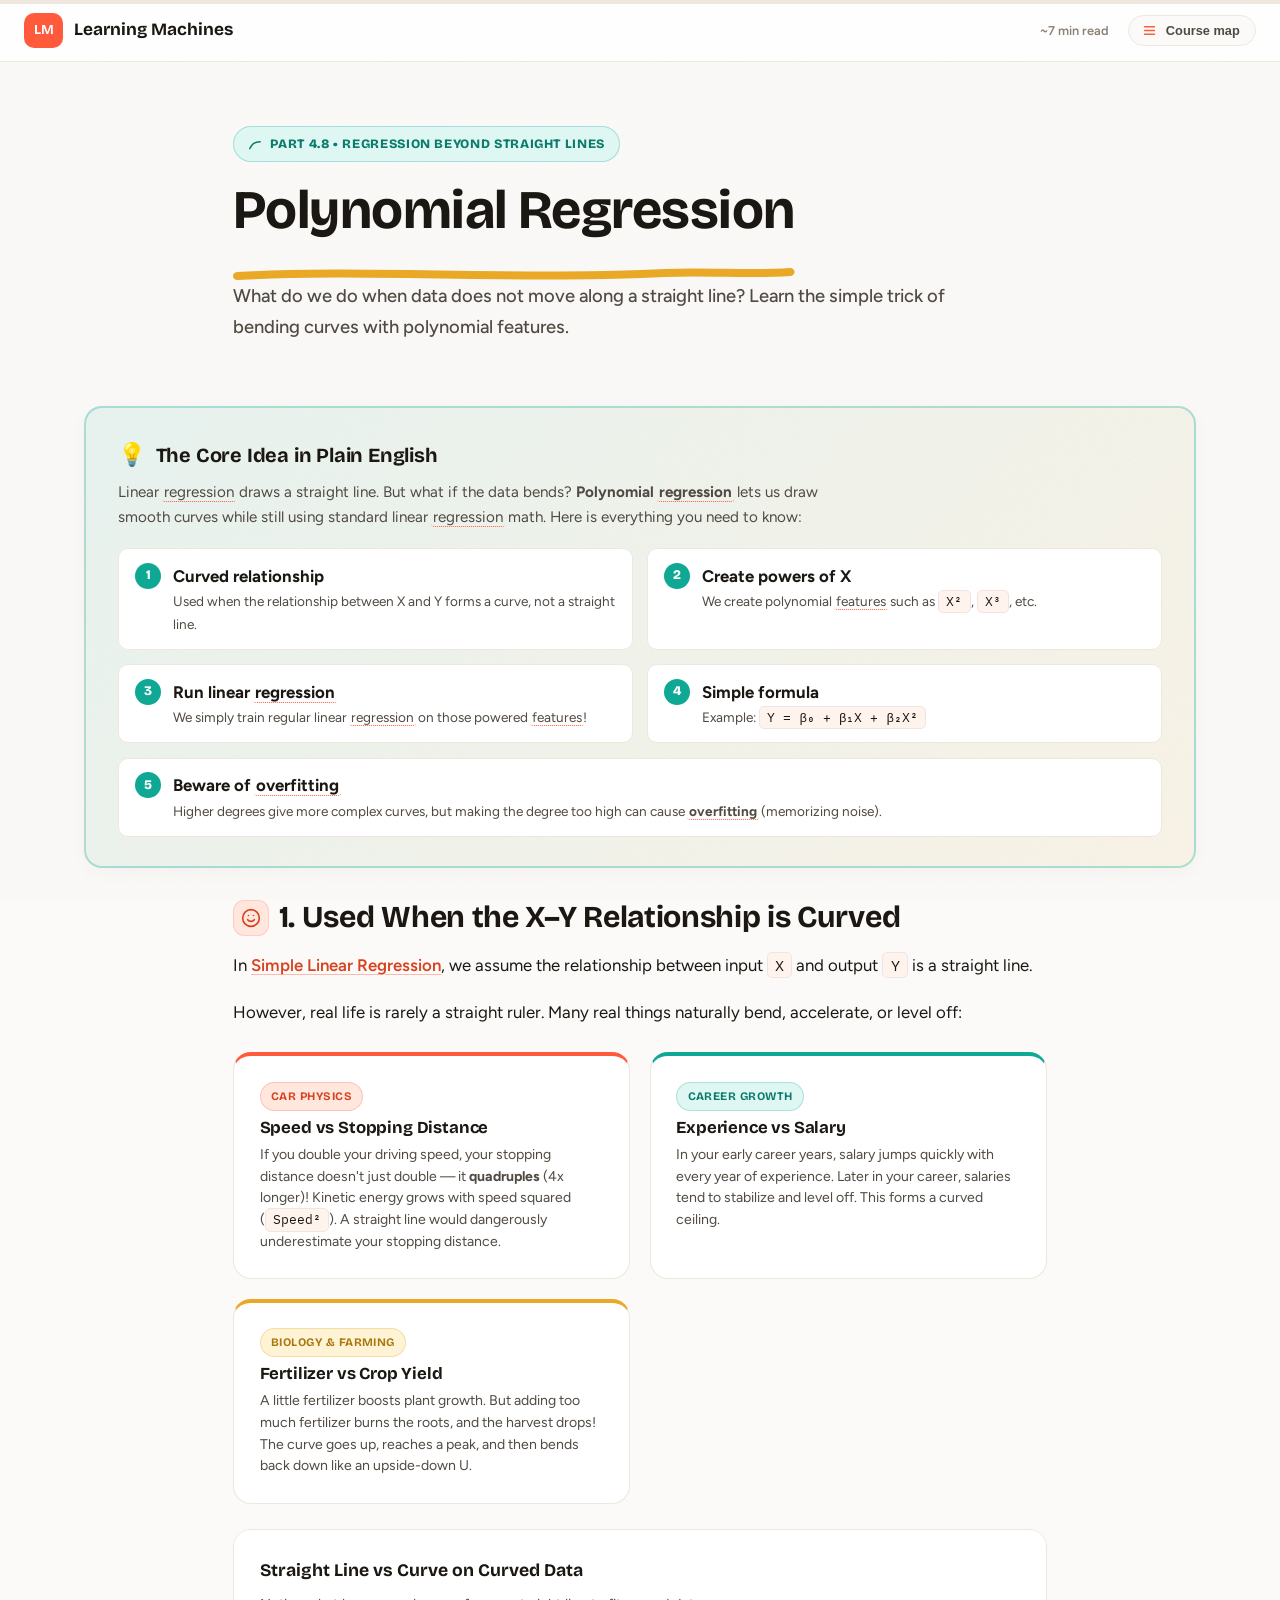
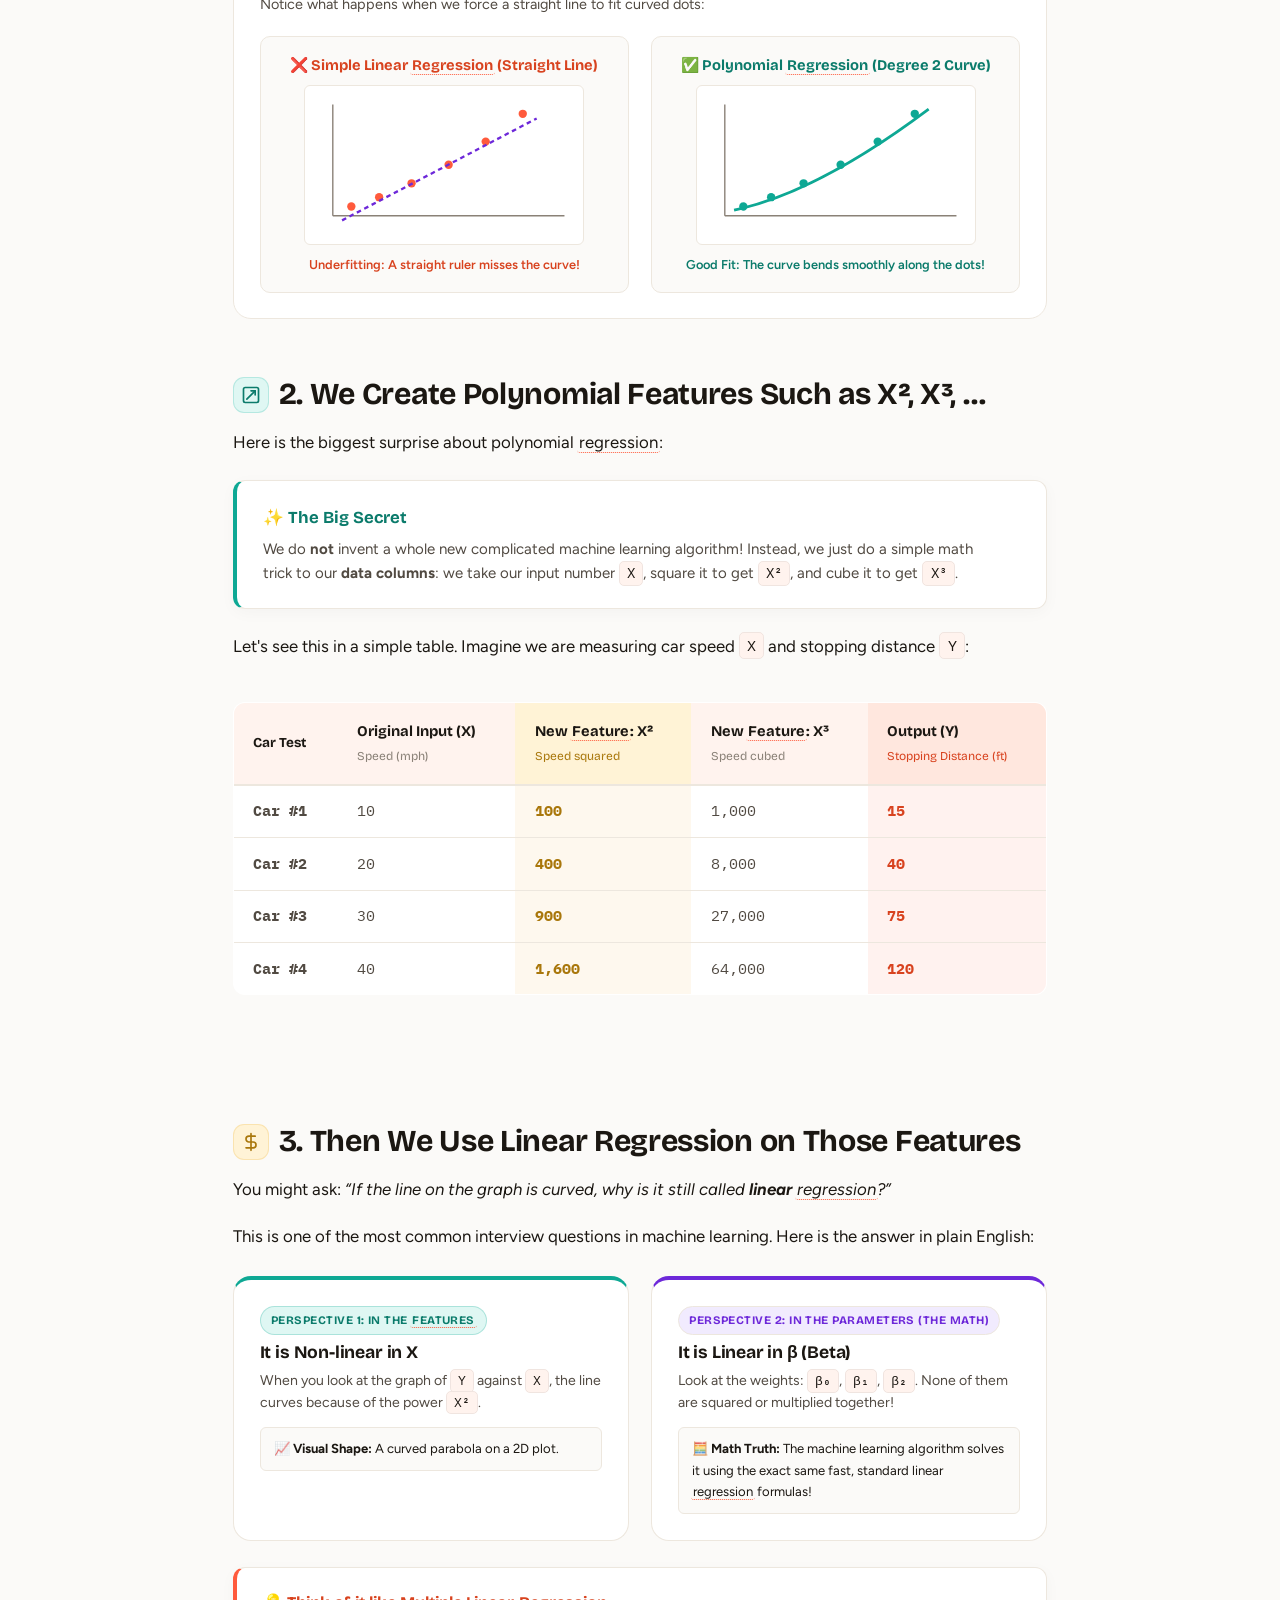
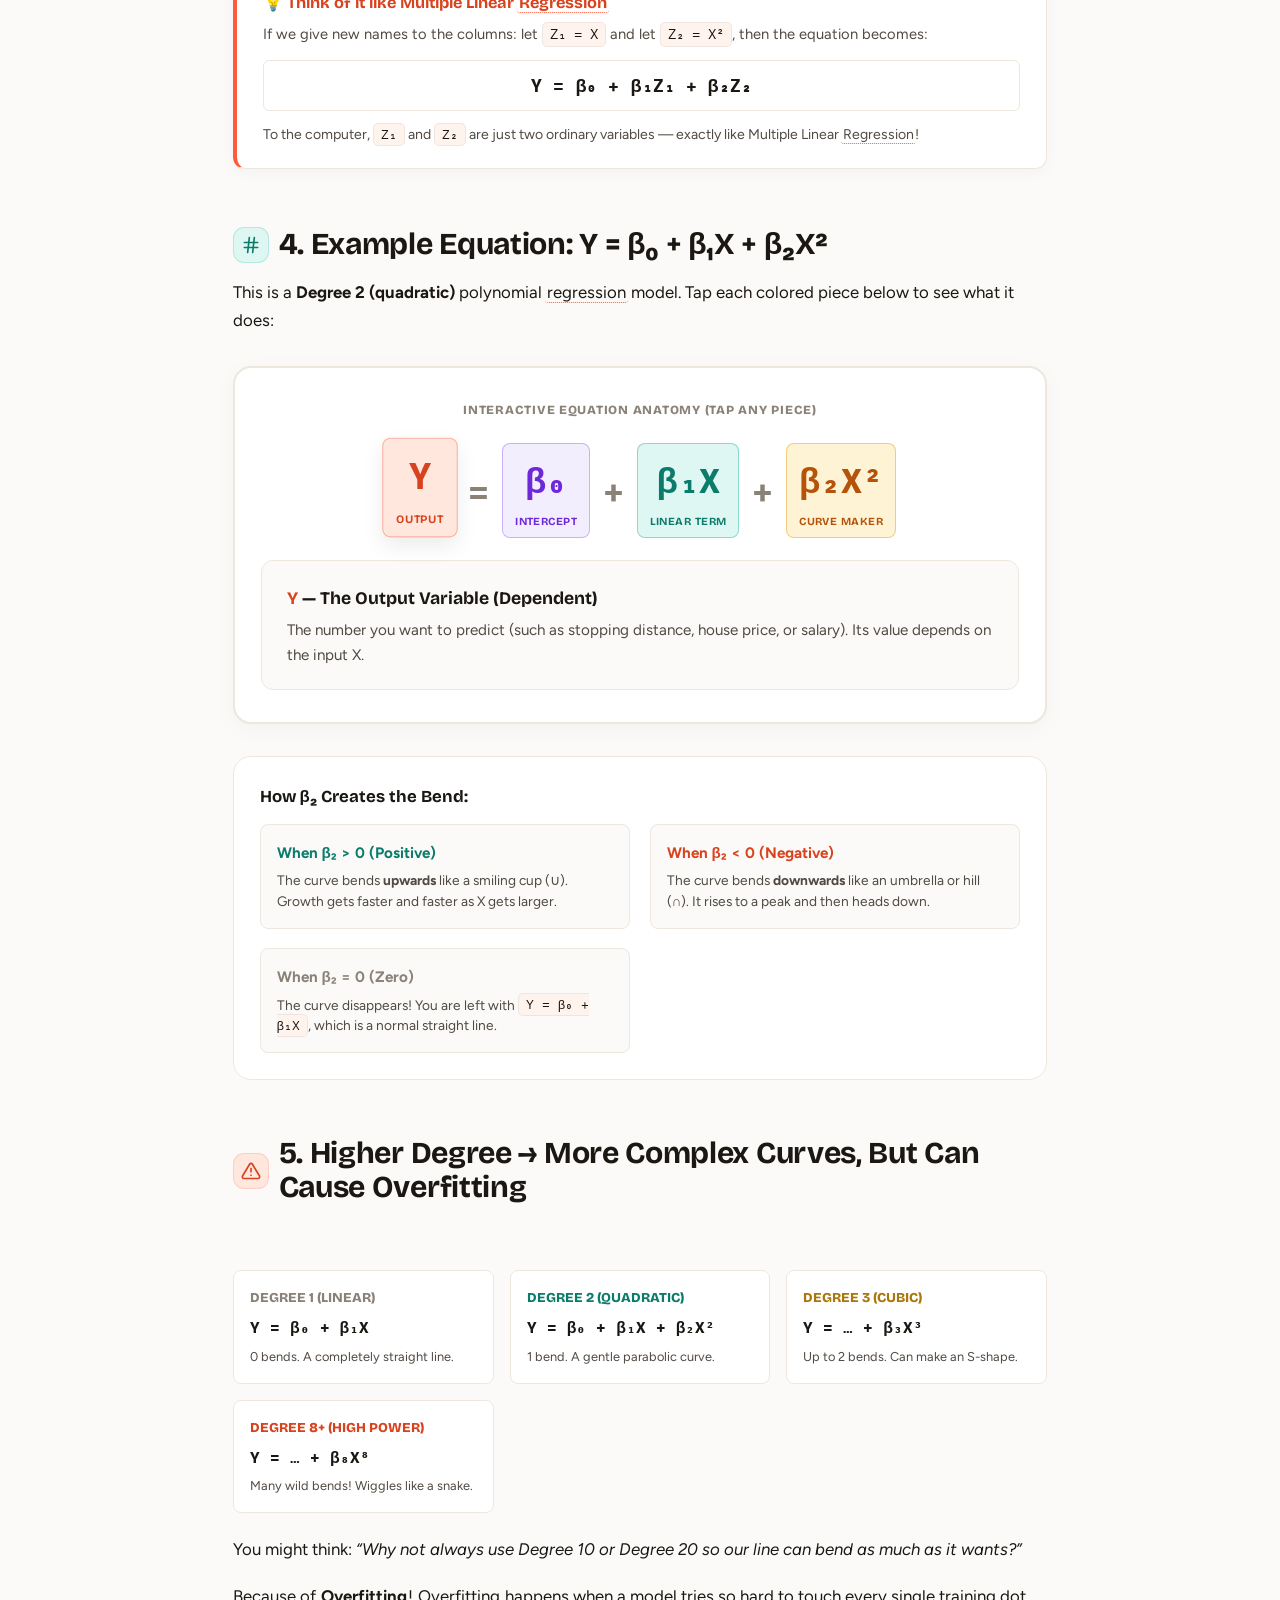
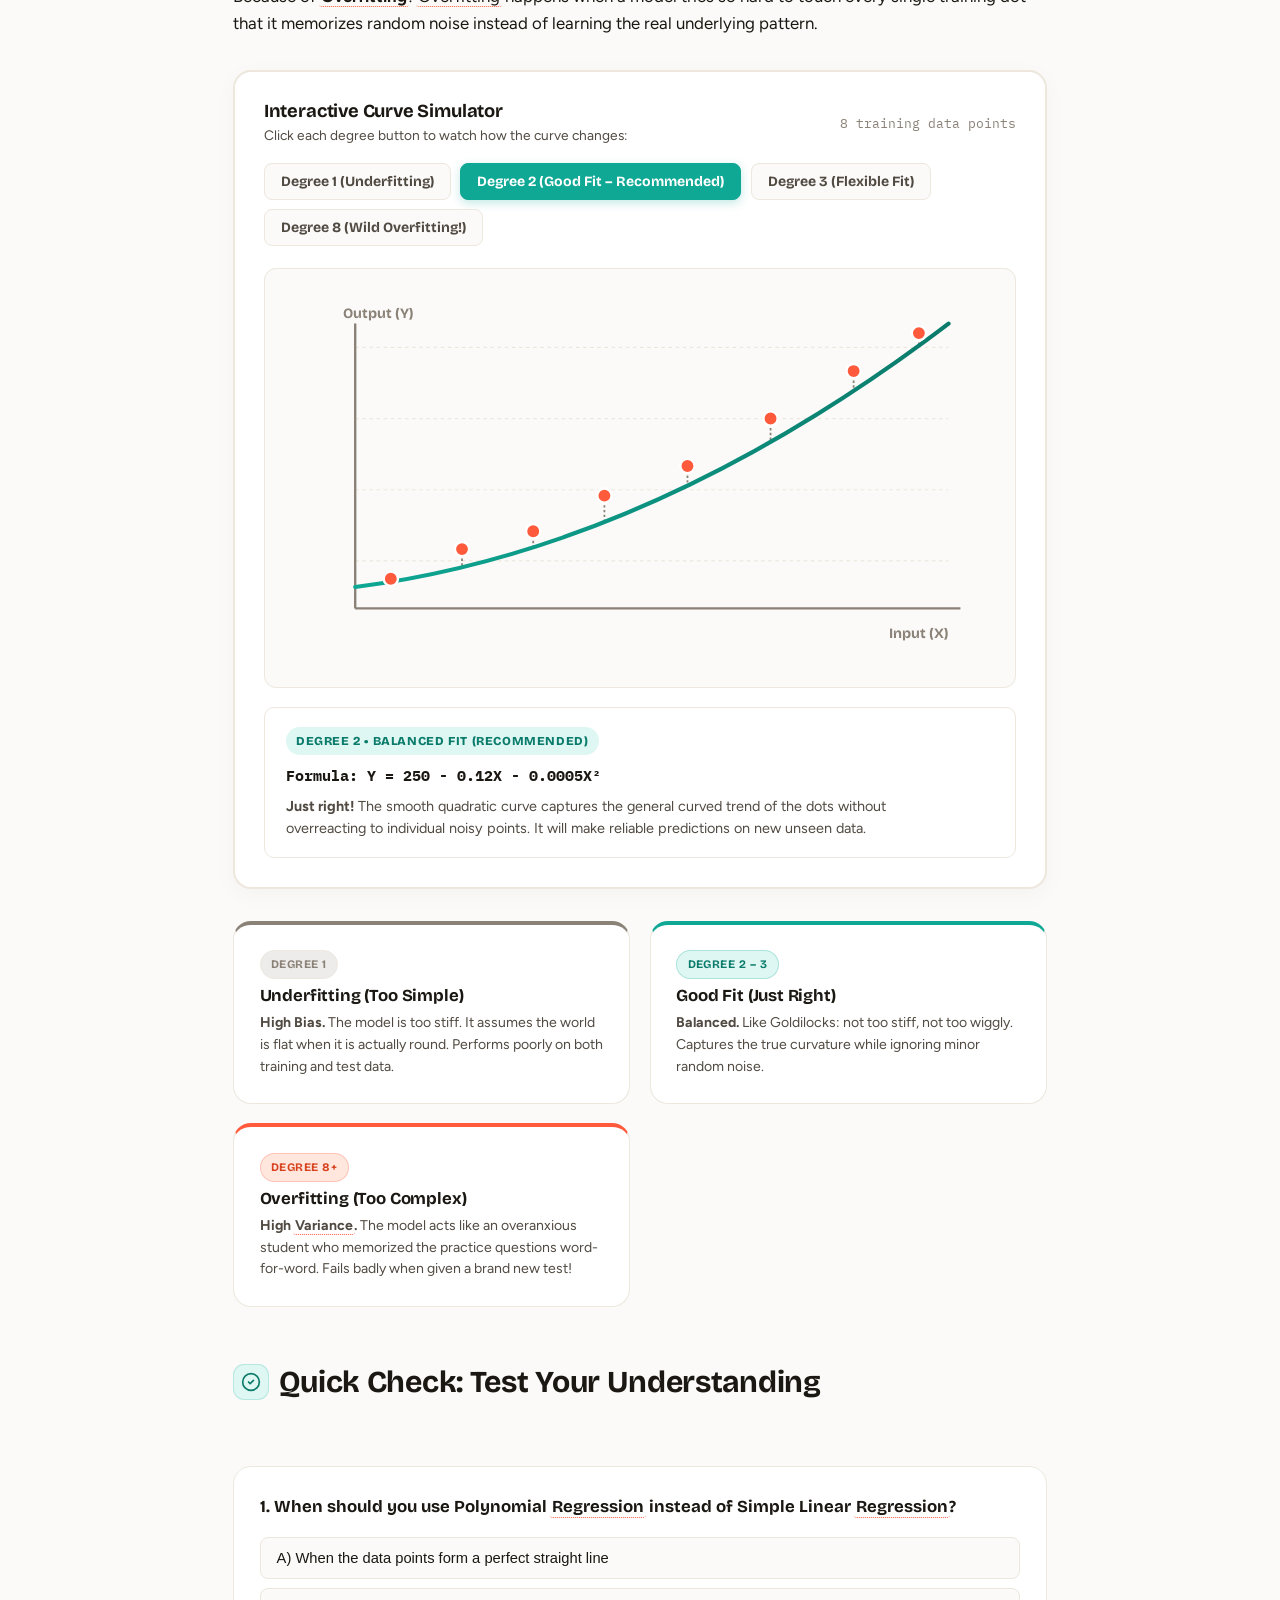
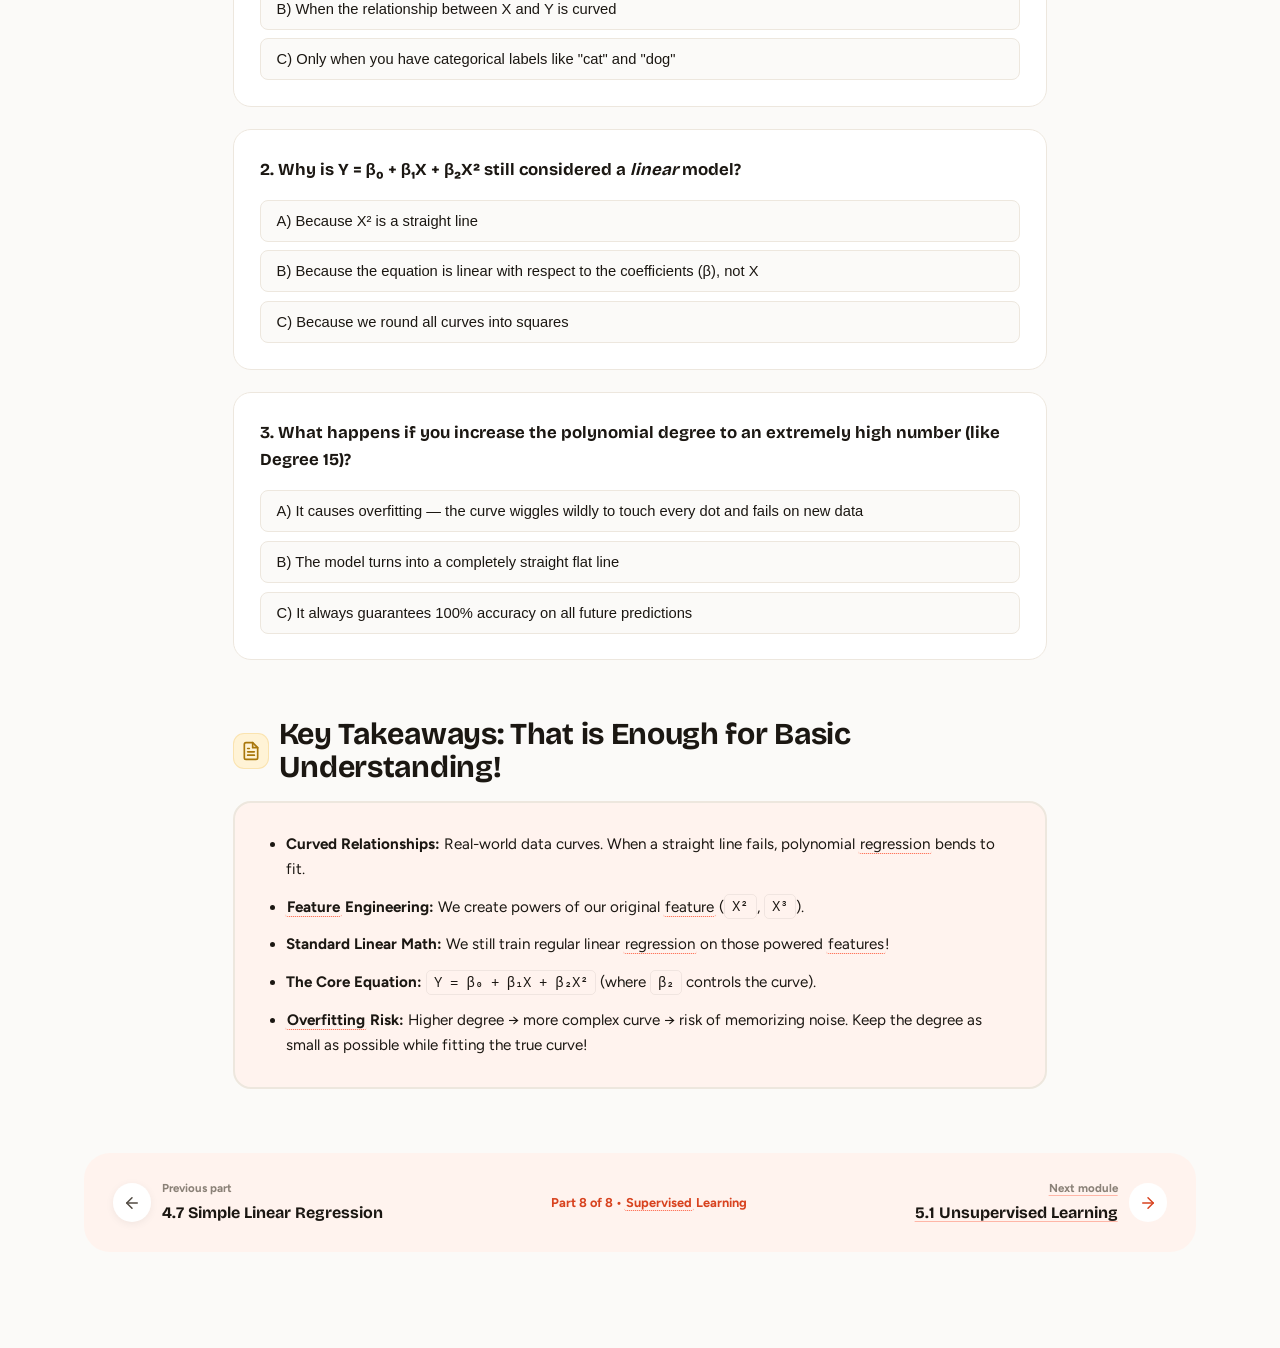
<file: polynomial-regression.html>
<!DOCTYPE html>
<html lang="en">
<head>
<meta charset="UTF-8">
<meta name="viewport" content="width=device-width, initial-scale=1.0">
<title>Polynomial Regression &ndash; Learning Machines</title>
<meta name="description" content="A very simple, beginner-friendly guide to Polynomial Regression. Learn why we use it for curved relationships, how polynomial features work, and how higher degrees can cause overfitting.">
<link rel="preconnect" href="https://fonts.googleapis.com">
<link rel="preconnect" href="https://fonts.gstatic.com" crossorigin>
<link href="https://fonts.googleapis.com/css2?family=Bricolage+Grotesque:opsz,wght@12..96,500;12..96,600;12..96,700;12..96,800&family=Figtree:wght@400;500;600;700&family=IBM+Plex+Mono:wght@500;600;700&display=swap" rel="stylesheet">
<link rel="icon" type="image/svg+xml" href="favicon.svg">
<link rel="stylesheet" href="style.css">
<style>
/* Custom styling specifically tuned for Polynomial Regression */
.poly-hero-badge {
  display: inline-flex;
  align-items: center;
  gap: 0.5rem;
  background: var(--teal-tint);
  border: 1px solid rgba(14, 168, 148, 0.3);
  color: var(--teal-dark);
  font-family: var(--display);
  font-size: 0.8rem;
  font-weight: 800;
  text-transform: uppercase;
  letter-spacing: 0.05em;
  padding: 0.4rem 0.9rem;
  border-radius: 999px;
  margin-bottom: 1.2rem;
}

/* 5 Core Ideas Summary Banner */
.poly-summary-box {
  background: linear-gradient(135deg, rgba(14, 168, 148, 0.08) 0%, rgba(233, 168, 37, 0.08) 100%);
  border: 2px solid rgba(14, 168, 148, 0.3);
  border-radius: var(--radius);
  padding: 1.8rem 2rem;
  margin: 2rem 0;
  box-shadow: 0 4px 20px rgba(0, 0, 0, 0.03);
}

.poly-summary-list {
  list-style: none;
  padding: 0;
  margin: 1.2rem 0 0 0;
  display: grid;
  grid-template-columns: 1fr;
  gap: 0.9rem;
}

@media (min-width: 640px) {
  .poly-summary-list {
    grid-template-columns: 1fr 1fr;
  }
}

.poly-summary-item {
  display: flex;
  align-items: flex-start;
  gap: 0.75rem;
  background: var(--surface);
  border: 1px solid var(--line);
  border-radius: 10px;
  padding: 0.85rem 1rem;
}

.poly-summary-num {
  display: inline-flex;
  align-items: center;
  justify-content: center;
  width: 26px;
  height: 26px;
  border-radius: 50%;
  background: var(--teal);
  color: #fff;
  font-size: 0.82rem;
  font-weight: 800;
  font-family: var(--display);
  flex-shrink: 0;
}

/* Interactive Anatomy Token Explorer */
.poly-anatomy-bar {
  background: var(--surface);
  border: 2px solid var(--line);
  border-radius: var(--radius);
  padding: 2rem 1.6rem;
  margin: 2rem 0;
  text-align: center;
  box-shadow: 0 6px 24px rgba(0, 0, 0, 0.03);
}

.poly-equation-interactive {
  display: flex;
  justify-content: center;
  align-items: center;
  flex-wrap: wrap;
  gap: 0.6rem 0.8rem;
  font-family: "IBM Plex Mono", monospace;
  font-size: clamp(1.3rem, 3.8vw, 2.2rem);
  font-weight: 700;
  margin: 1.4rem 0;
}

.poly-token {
  display: inline-flex;
  flex-direction: column;
  align-items: center;
  cursor: pointer;
  padding: 0.4rem 0.75rem;
  border-radius: 8px;
  transition: all 0.2s ease;
  user-select: none;
}

.poly-token:hover,
.poly-token.is-active {
  transform: translateY(-3px) scale(1.05);
  box-shadow: 0 8px 20px rgba(0,0,0,0.08);
}

.poly-token-y {
  color: var(--coral-dark);
  background: var(--coral-tint);
  border: 1.5px solid rgba(255, 90, 60, 0.4);
}

.poly-token-b0 {
  color: #6D28D9;
  background: rgba(139, 92, 246, 0.1);
  border: 1.5px solid rgba(139, 92, 246, 0.4);
}

.poly-token-b1 {
  color: var(--teal-dark);
  background: var(--teal-tint);
  border: 1.5px solid rgba(14, 168, 148, 0.4);
}

.poly-token-b2 {
  color: #B45309;
  background: var(--gold-tint);
  border: 1.5px solid rgba(233, 168, 37, 0.5);
}

.poly-token__subtext {
  font-size: 0.68rem;
  font-family: var(--display);
  font-weight: 700;
  text-transform: uppercase;
  letter-spacing: 0.04em;
  margin-top: 0.25rem;
}

.poly-token-detail {
  background: var(--bg);
  border: 1.5px solid var(--line);
  border-radius: var(--radius-sm);
  padding: 1.4rem 1.6rem;
  text-align: left;
  margin-top: 1.4rem;
  min-height: 90px;
  transition: all 0.25s ease;
}

.poly-token-detail__title {
  font-family: var(--display);
  font-size: 1.1rem;
  font-weight: 700;
  color: var(--ink);
  margin-bottom: 0.35rem;
}

.poly-token-detail__desc {
  font-size: 0.95rem;
  color: var(--ink-soft);
  margin: 0;
  line-height: 1.6;
}

/* Feature transformation table */
.poly-feature-table {
  width: 100%;
  border-collapse: collapse;
  margin: 1.4rem 0;
  background: var(--surface);
  border: 1.5px solid var(--line);
  border-radius: var(--radius-sm);
  overflow: hidden;
  font-size: 0.92rem;
}

.poly-feature-table th {
  background: var(--surface-tint);
  padding: 1rem 1.2rem;
  text-align: left;
  font-family: var(--display);
  font-weight: 700;
  border-bottom: 2px solid var(--line);
  color: var(--ink);
}

.poly-feature-table td {
  padding: 0.85rem 1.2rem;
  border-bottom: 1px solid var(--line);
  color: var(--ink-soft);
  font-family: "IBM Plex Mono", monospace;
}

.poly-feature-table tr:last-child td {
  border-bottom: none;
}

.poly-feature-table tr:hover td {
  background: rgba(0, 0, 0, 0.02);
}

/* Interactive Curve & Overfitting Simulator */
.poly-sim-box {
  background: var(--surface);
  border: 2px solid var(--line);
  border-radius: var(--radius);
  padding: 1.8rem;
  margin: 2rem 0;
  box-shadow: 0 6px 24px rgba(0,0,0,0.03);
}

.poly-sim-controls {
  display: flex;
  flex-wrap: wrap;
  gap: 0.6rem;
  margin-bottom: 1.4rem;
  align-items: center;
}

.poly-btn-degree {
  background: var(--bg);
  border: 1.5px solid var(--line);
  border-radius: 8px;
  padding: 0.55rem 1rem;
  font-family: var(--display);
  font-size: 0.88rem;
  font-weight: 700;
  color: var(--ink-soft);
  cursor: pointer;
  transition: all 0.2s ease;
}

.poly-btn-degree:hover {
  border-color: var(--teal);
  color: var(--teal-dark);
  transform: translateY(-1px);
}

.poly-btn-degree.is-active {
  background: var(--teal);
  color: #fff;
  border-color: var(--teal);
  box-shadow: 0 3px 10px rgba(14, 168, 148, 0.25);
}

.poly-btn-degree.is-active.poly-btn--warn {
  background: var(--coral);
  border-color: var(--coral);
  box-shadow: 0 3px 10px rgba(255, 90, 60, 0.25);
}

.poly-chart-area {
  position: relative;
  background: var(--bg);
  border: 1.5px solid var(--line);
  border-radius: var(--radius-sm);
  padding: 1.2rem;
  overflow: hidden;
}

.poly-status-card {
  margin-top: 1.2rem;
  padding: 1.1rem 1.3rem;
  border-radius: 10px;
  border: 1.5px solid var(--line);
  background: var(--surface);
  transition: all 0.25s ease;
}

.poly-status-badge {
  display: inline-block;
  font-family: var(--display);
  font-size: 0.76rem;
  font-weight: 800;
  text-transform: uppercase;
  letter-spacing: 0.05em;
  padding: 0.25rem 0.65rem;
  border-radius: 999px;
  margin-bottom: 0.5rem;
}

/* Quiz block styling */
.poly-quiz-card {
  background: var(--surface);
  border: 1.5px solid var(--line);
  border-radius: var(--radius);
  padding: 1.6rem;
  margin: 1.4rem 0;
}

.poly-quiz-q {
  font-family: var(--display);
  font-size: 1.05rem;
  font-weight: 700;
  color: var(--ink);
  margin-bottom: 1rem;
}

.poly-quiz-options {
  display: flex;
  flex-direction: column;
  gap: 0.55rem;
}

.poly-quiz-opt {
  display: flex;
  align-items: center;
  text-align: left;
  background: var(--bg);
  border: 1.5px solid var(--line);
  border-radius: 8px;
  padding: 0.75rem 1rem;
  font-size: 0.92rem;
  color: var(--ink);
  cursor: pointer;
  transition: all 0.15s ease;
  width: 100%;
}

.poly-quiz-opt:hover:not(:disabled) {
  border-color: var(--teal);
  background: var(--surface-tint);
}

.poly-quiz-opt.is-correct {
  background: var(--teal-tint) !important;
  border-color: var(--teal) !important;
  color: var(--teal-dark) !important;
  font-weight: 700;
}

.poly-quiz-opt.is-wrong {
  background: var(--coral-tint) !important;
  border-color: var(--coral) !important;
  color: var(--coral-dark) !important;
}

.poly-quiz-feedback {
  margin-top: 0.85rem;
  padding: 0.85rem 1.1rem;
  border-radius: 8px;
  font-size: 0.88rem;
  line-height: 1.55;
  display: none;
}

.poly-quiz-feedback.is-visible {
  display: block;
}

.poly-quiz-feedback.is-correct {
  background: var(--teal-tint);
  border-left: 4px solid var(--teal);
  color: var(--teal-dark);
}

.poly-quiz-feedback.is-wrong {
  background: var(--coral-tint);
  border-left: 4px solid var(--coral);
  color: var(--coral-dark);
}

/* Formula code styling */
.poly-code-inline {
  font-family: "IBM Plex Mono", monospace;
  font-size: 0.92em;
  background: var(--surface-tint);
  padding: 0.15rem 0.45rem;
  border-radius: 5px;
  border: 1px solid rgba(0,0,0,0.06);
  color: var(--ink);
}
</style>
</head>
<body>

<div class="grain" aria-hidden="true"></div>

<div class="progress-rail" aria-hidden="true"><div class="progress-fill" id="progressFill"></div></div>

<header class="top-bar">
  <div class="top-bar__brand">
    <span class="course-nav__mark">LM</span>
    <span class="top-bar__title">Learning Machines</span>
  </div>
  <div class="top-bar__controls">
    <span class="top-bar__time" id="readTime">~5 min read</span>
    <button class="nav-toggle" id="navToggle" aria-expanded="false" aria-controls="courseNav">
      <svg width="15" height="15" viewBox="0 0 24 24" fill="none" stroke="currentColor" stroke-width="2.2" stroke-linecap="round" stroke-linejoin="round" aria-hidden="true"><line x1="4" x2="20" y1="6" y2="6"/><line x1="4" x2="20" y1="12" y2="12"/><line x1="4" x2="20" y1="18" y2="18"/></svg>
      <span class="nav-toggle__label">Course map</span>
    </button>
  </div>
</header>

<div class="nav-overlay" id="navOverlay" aria-hidden="true"></div>

<!-- ============ SLIDE-OVER SIDEBAR ============ -->
<aside class="course-nav" id="courseNav">
  <div class="course-nav__header">
    <h2 class="course-nav__title-side">Course map</h2>
    <button class="nav-close" id="navClose" aria-label="Close nav">
      <svg width="20" height="20" viewBox="0 0 24 24" fill="none" stroke="currentColor" stroke-width="2" stroke-linecap="round" stroke-linejoin="round"><path d="M18 6 6 18M6 6l12 12"/></svg>
    </button>
  </div>
  <p class="course-nav__tagline">A slow, careful path through machine learning, start to finish.</p>

  <ol class="course-nav__list">
    <li class="course-nav__item is-completed">
      <a href="index.html" class="course-nav__inner-link">
        <span class="course-nav__num">1</span>
        <div>
          <span class="course-nav__name">Introduction</span>
          <span class="course-nav__state">completed</span>
        </div>
      </a>
    </li>
    <li class="course-nav__item is-completed">
      <a href="data-preprocessing.html" class="course-nav__inner-link">
        <span class="course-nav__num">2</span>
        <div>
          <span class="course-nav__name">Data Preprocessing</span>
          <span class="course-nav__state">completed</span>
        </div>
      </a>
    </li>
    <li class="course-nav__item is-completed">
      <a href="eda.html" class="course-nav__inner-link">
        <span class="course-nav__num">3</span>
        <div>
          <span class="course-nav__name">Exploratory Data Analysis</span>
          <span class="course-nav__state">completed</span>
        </div>
      </a>
    </li>
    <li class="course-nav__item is-active-group">
      <span class="course-nav__num">4</span>
      <div>
        <span class="course-nav__name">Supervised Learning</span>
        <span class="course-nav__state">in progress</span>
      </div>
    </li>
    <ol class="course-nav__sub-list">
      <li class="course-nav__sub-item is-completed">
        <a href="supervised-learning.html">
          <span class="course-nav__sub-num">4.1</span>
          <div>
            <span class="course-nav__sub-name">Introduction</span>
            <span class="course-nav__state">completed</span>
          </div>
        </a>
      </li>
      <li class="course-nav__sub-item is-completed">
        <a href="classification.html">
          <span class="course-nav__sub-num">4.2</span>
          <div>
            <span class="course-nav__sub-name">Classification &amp; Decision Trees</span>
            <span class="course-nav__state">completed</span>
          </div>
        </a>
      </li>
      <li class="course-nav__sub-item is-completed">
        <a href="id3-algorithm.html">
          <span class="course-nav__sub-num">4.3</span>
          <div>
            <span class="course-nav__sub-name">ID3 Algorithm</span>
            <span class="course-nav__state">completed</span>
          </div>
        </a>
      </li>
      <li class="course-nav__sub-item is-completed">
        <a href="c45-algorithm.html">
          <span class="course-nav__sub-num">4.4</span>
          <div>
            <span class="course-nav__sub-name">C4.5 Algorithm</span>
            <span class="course-nav__state">completed</span>
          </div>
        </a>
      </li>
      <li class="course-nav__sub-item is-completed">
        <a href="cart-algorithm.html">
          <span class="course-nav__sub-num">4.5</span>
          <div>
            <span class="course-nav__sub-name">CART Algorithm</span>
            <span class="course-nav__state">completed</span>
          </div>
        </a>
      </li>
      <li class="course-nav__sub-item is-completed">
        <a href="regression-analysis.html">
          <span class="course-nav__sub-num">4.6</span>
          <div>
            <span class="course-nav__sub-name">Introduction to Regression</span>
            <span class="course-nav__state">completed</span>
          </div>
        </a>
      </li>
      <li class="course-nav__sub-item is-completed">
        <a href="simple-linear-regression.html">
          <span class="course-nav__sub-num">4.7</span>
          <div>
            <span class="course-nav__sub-name">Simple Linear Regression</span>
            <span class="course-nav__state">completed</span>
          </div>
        </a>
      </li>
      <li class="course-nav__sub-item is-active">
        <a href="polynomial-regression.html">
          <span class="course-nav__sub-num">4.8</span>
          <div>
            <span class="course-nav__sub-name">Polynomial Regression</span>
            <span class="course-nav__state">reading now</span>
          </div>
        </a>
      </li>
    </ol>
    <li class="course-nav__item">
      <a href="unsupervised-learning.html" class="course-nav__inner-link">
        <span class="course-nav__num">5</span>
        <div>
          <span class="course-nav__name">Unsupervised Learning</span>
          <span class="course-nav__state">available now</span>
        </div>
      </a>
    </li>
    <ol class="course-nav__sub-list">
      <li class="course-nav__sub-item">
        <a href="unsupervised-learning.html">
          <span class="course-nav__sub-num">5.1</span>
          <div>
            <span class="course-nav__sub-name">Introduction</span>
            <span class="course-nav__state">available now</span>
          </div>
        </a>
      </li>
      <li class="course-nav__sub-item">
        <a href="hierarchical-clustering.html">
          <span class="course-nav__sub-num">5.2</span>
          <div>
            <span class="course-nav__sub-name">Hierarchical Clustering</span>
            <span class="course-nav__state">available now</span>
          </div>
        </a>
      </li>
    </ol>
    <li class="course-nav__item is-locked">
      <span class="course-nav__num">6</span>
      <div>
        <span class="course-nav__name">Reinforcement Learning</span>
        <span class="course-nav__state">
          <svg class="course-nav__lock" width="12" height="12" viewBox="0 0 24 24" fill="none" stroke="currentColor" stroke-width="2" stroke-linecap="round" stroke-linejoin="round" aria-hidden="true"><rect width="18" height="11" x="3" y="11" rx="2" ry="2"/><path d="M7 11V7a5 5 0 0 1 10 0v4"/></svg>
          coming soon
        </span>
      </div>
    </li>
  </ol>
</aside>

<div class="shell">

  <!-- ============ MAIN ARTICLE ============ -->
  <main class="lesson">

    <header class="lesson__header">
      <div class="poly-hero-badge">
        <svg width="14" height="14" viewBox="0 0 24 24" fill="none" stroke="currentColor" stroke-width="2.5" stroke-linecap="round" stroke-linejoin="round"><path d="M3 20c4-8 8-12 18-12"/></svg>
        Part 4.8 &bull; Regression Beyond Straight Lines
      </div>
      <span class="lesson__eyebrow-free-title">
        <h1>Polynomial Regression</h1>
        <svg class="title-underline" viewBox="0 0 520 14" preserveAspectRatio="none" aria-hidden="true">
          <path d="M4 9 C 120 2, 260 13, 400 6 C 440 4, 480 8, 516 5"/>
        </svg>
      </span>
      <p class="lesson__dek">What do we do when data does not move along a straight line? Learn the simple trick of bending curves with polynomial features.</p>
    </header>

    <!-- =========================================================================
         THE CORE IDEA IN 30 SECONDS
         ========================================================================= -->
    <div class="poly-summary-box fade-up animate-on-scroll">
      <div style="display: flex; align-items: center; gap: 0.6rem; margin-bottom: 0.4rem;">
        <span style="font-size: 1.4rem;">💡</span>
        <h2 style="font-size: 1.25rem; margin: 0; color: var(--ink);">The Core Idea in Plain English</h2>
      </div>
      <p style="margin: 0; font-size: 0.95rem; color: var(--ink-soft); line-height: 1.6;">
        Linear regression draws a straight line. But what if the data bends? <strong>Polynomial regression</strong> lets us draw smooth curves while still using standard linear regression math. Here is everything you need to know:
      </p>

      <ul class="poly-summary-list">
        <li class="poly-summary-item">
          <span class="poly-summary-num">1</span>
          <div>
            <strong style="color: var(--ink);">Curved relationship</strong>
            <div style="font-size: 0.85rem; color: var(--ink-soft);">Used when the relationship between X and Y forms a curve, not a straight line.</div>
          </div>
        </li>
        <li class="poly-summary-item">
          <span class="poly-summary-num">2</span>
          <div>
            <strong style="color: var(--ink);">Create powers of X</strong>
            <div style="font-size: 0.85rem; color: var(--ink-soft);">We create polynomial features such as <span class="poly-code-inline">X²</span>, <span class="poly-code-inline">X³</span>, etc.</div>
          </div>
        </li>
        <li class="poly-summary-item">
          <span class="poly-summary-num">3</span>
          <div>
            <strong style="color: var(--ink);">Run linear regression</strong>
            <div style="font-size: 0.85rem; color: var(--ink-soft);">We simply train regular linear regression on those powered features!</div>
          </div>
        </li>
        <li class="poly-summary-item">
          <span class="poly-summary-num">4</span>
          <div>
            <strong style="color: var(--ink);">Simple formula</strong>
            <div style="font-size: 0.85rem; color: var(--ink-soft);">Example: <span class="poly-code-inline">Y = β₀ + β₁X + β₂X²</span></div>
          </div>
        </li>
        <li class="poly-summary-item" style="grid-column: 1 / -1;">
          <span class="poly-summary-num">5</span>
          <div>
            <strong style="color: var(--ink);">Beware of overfitting</strong>
            <div style="font-size: 0.85rem; color: var(--ink-soft);">Higher degrees give more complex curves, but making the degree too high can cause <strong>overfitting</strong> (memorizing noise).</div>
          </div>
        </li>
      </ul>
    </div>

    <!-- =========================================================================
         TOPIC 1: WHEN TO USE IT (CURVED X-Y RELATIONSHIPS)
         ========================================================================= -->
    <section class="block" id="curved-relationship">
      <div class="block__body">
        <h2 class="fade-up animate-on-scroll">
          <span class="icon-badge icon-badge--coral">
            <svg viewBox="0 0 24 24" fill="none" stroke="currentColor" stroke-width="2" stroke-linecap="round" stroke-linejoin="round" aria-hidden="true"><circle cx="12" cy="12" r="10"/><path d="M8 14s1.5 2 4 2 4-2 4-2"/><line x1="9" y1="9" x2="9.01" y2="9"/><line x1="15" y1="9" x2="15.01" y2="9"/></svg>
          </span>
          1. Used When the X&ndash;Y Relationship is Curved
        </h2>

        <p class="fade-up animate-on-scroll">
          In <a href="simple-linear-regression.html">Simple Linear Regression</a>, we assume the relationship between input <span class="poly-code-inline">X</span> and output <span class="poly-code-inline">Y</span> is a straight line.
        </p>

        <p class="fade-up animate-on-scroll">
          However, real life is rarely a straight ruler. Many real things naturally bend, accelerate, or level off:
        </p>

        <!-- 3 Real-World Examples Grid -->
        <div class="reg-grid-3 fade-up animate-on-scroll">
          <div class="reg-card" style="border-top: 4px solid var(--coral);">
            <div class="reg-badge reg-badge--coral" style="align-self: flex-start; margin-bottom: 0.5rem;">Car Physics</div>
            <h3 style="font-family: var(--display); font-size: 1.05rem; margin: 0 0 0.4rem;">Speed vs Stopping Distance</h3>
            <p style="font-size: 0.88rem; color: var(--ink-soft); margin: 0; line-height: 1.55;">
              If you double your driving speed, your stopping distance doesn't just double &mdash; it <strong>quadruples</strong> (4x longer)! Kinetic energy grows with speed squared (<span class="poly-code-inline">Speed²</span>). A straight line would dangerously underestimate your stopping distance.
            </p>
          </div>

          <div class="reg-card" style="border-top: 4px solid var(--teal);">
            <div class="reg-badge reg-badge--teal" style="align-self: flex-start; margin-bottom: 0.5rem;">Career Growth</div>
            <h3 style="font-family: var(--display); font-size: 1.05rem; margin: 0 0 0.4rem;">Experience vs Salary</h3>
            <p style="font-size: 0.88rem; color: var(--ink-soft); margin: 0; line-height: 1.55;">
              In your early career years, salary jumps quickly with every year of experience. Later in your career, salaries tend to stabilize and level off. This forms a curved ceiling.
            </p>
          </div>

          <div class="reg-card" style="border-top: 4px solid var(--gold);">
            <div class="reg-badge reg-badge--gold" style="align-self: flex-start; margin-bottom: 0.5rem;">Biology &amp; Farming</div>
            <h3 style="font-family: var(--display); font-size: 1.05rem; margin: 0 0 0.4rem;">Fertilizer vs Crop Yield</h3>
            <p style="font-size: 0.88rem; color: var(--ink-soft); margin: 0; line-height: 1.55;">
              A little fertilizer boosts plant growth. But adding too much fertilizer burns the roots, and the harvest drops! The curve goes up, reaches a peak, and then bends back down like an upside-down U.
            </p>
          </div>
        </div>

        <!-- Visual Comparison: Straight Line vs Curved Fit -->
        <div class="reg-card fade-up animate-on-scroll" style="margin-top: 1.6rem; padding: 1.6rem;">
          <div style="font-family: var(--display); font-weight: 700; font-size: 1.1rem; color: var(--ink); margin-bottom: 0.5rem;">
            Straight Line vs Curve on Curved Data
          </div>
          <p style="font-size: 0.9rem; color: var(--ink-soft); margin: 0 0 1.2rem;">
            Notice what happens when we force a straight line to fit curved dots:
          </p>

          <div style="display: grid; grid-template-columns: 1fr; gap: 1.2rem;">
            <div style="display: grid; grid-template-columns: repeat(auto-fit, minmax(280px, 1fr)); gap: 1.4rem;">
              
              <!-- Bad Fit (Straight) -->
              <div style="background: var(--bg); border: 1.5px solid var(--line); border-radius: 10px; padding: 1rem; text-align: center;">
                <div style="font-family: var(--display); font-weight: 700; font-size: 0.92rem; color: var(--coral-dark); margin-bottom: 0.5rem;">
                  ❌ Simple Linear Regression (Straight Line)
                </div>
                <svg viewBox="0 0 300 170" style="width: 100%; max-width: 280px; height: auto; display: block; margin: 0 auto; background: var(--surface); border-radius: 6px; border: 1px solid var(--line);">
                  <!-- Axes -->
                  <line x1="30" y1="140" x2="280" y2="140" stroke="#8A8177" stroke-width="1.5"/>
                  <line x1="30" y1="140" x2="30" y2="20" stroke="#8A8177" stroke-width="1.5"/>
                  <!-- Curved Data Dots -->
                  <circle cx="50" cy="130" r="4.5" fill="#FF5A3C"/>
                  <circle cx="80" cy="120" r="4.5" fill="#FF5A3C"/>
                  <circle cx="115" cy="105" r="4.5" fill="#FF5A3C"/>
                  <circle cx="155" cy="85" r="4.5" fill="#FF5A3C"/>
                  <circle cx="195" cy="60" r="4.5" fill="#FF5A3C"/>
                  <circle cx="235" cy="30" r="4.5" fill="#FF5A3C"/>
                  <!-- Stiff straight line -->
                  <line x1="40" y1="145" x2="250" y2="35" stroke="#6D28D9" stroke-width="2.5" stroke-dasharray="5 4"/>
                </svg>
                <div style="font-size: 0.8rem; color: var(--coral-dark); font-weight: 600; margin-top: 0.6rem;">
                  Underfitting: A straight ruler misses the curve!
                </div>
              </div>

              <!-- Good Fit (Curve) -->
              <div style="background: var(--bg); border: 1.5px solid var(--line); border-radius: 10px; padding: 1rem; text-align: center;">
                <div style="font-family: var(--display); font-weight: 700; font-size: 0.92rem; color: var(--teal-dark); margin-bottom: 0.5rem;">
                  ✅ Polynomial Regression (Degree 2 Curve)
                </div>
                <svg viewBox="0 0 300 170" style="width: 100%; max-width: 280px; height: auto; display: block; margin: 0 auto; background: var(--surface); border-radius: 6px; border: 1px solid var(--line);">
                  <!-- Axes -->
                  <line x1="30" y1="140" x2="280" y2="140" stroke="#8A8177" stroke-width="1.5"/>
                  <line x1="30" y1="140" x2="30" y2="20" stroke="#8A8177" stroke-width="1.5"/>
                  <!-- Curved Data Dots -->
                  <circle cx="50" cy="130" r="4.5" fill="#0EA894"/>
                  <circle cx="80" cy="120" r="4.5" fill="#0EA894"/>
                  <circle cx="115" cy="105" r="4.5" fill="#0EA894"/>
                  <circle cx="155" cy="85" r="4.5" fill="#0EA894"/>
                  <circle cx="195" cy="60" r="4.5" fill="#0EA894"/>
                  <circle cx="235" cy="30" r="4.5" fill="#0EA894"/>
                  <!-- Fitted smooth parabola curve -->
                  <path d="M 40 134 Q 130 115 250 25" fill="none" stroke="#0EA894" stroke-width="3"/>
                </svg>
                <div style="font-size: 0.8rem; color: var(--teal-dark); font-weight: 600; margin-top: 0.6rem;">
                  Good Fit: The curve bends smoothly along the dots!
                </div>
              </div>

            </div>
          </div>
        </div>

      </div>
    </section>

    <!-- =========================================================================
         TOPIC 2: WE CREATE POLYNOMIAL FEATURES (X², X³, ...)
         ========================================================================= -->
    <section class="block" id="polynomial-features">
      <div class="block__body">
        <h2 class="fade-up animate-on-scroll">
          <span class="icon-badge icon-badge--teal">
            <svg viewBox="0 0 24 24" fill="none" stroke="currentColor" stroke-width="2" stroke-linecap="round" stroke-linejoin="round" aria-hidden="true"><rect x="3" y="3" width="18" height="18" rx="2"/><path d="M7 17l10-10"/><path d="M12 7h5v5"/></svg>
          </span>
          2. We Create Polynomial Features Such as X², X³, &hellip;
        </h2>

        <p class="fade-up animate-on-scroll">
          Here is the biggest surprise about polynomial regression:
        </p>

        <div class="reg-callout reg-callout--teal fade-up animate-on-scroll">
          <div style="font-family: var(--display); font-weight: 700; font-size: 1.05rem; color: var(--teal-dark); margin-bottom: 0.35rem;">
            ✨ The Big Secret
          </div>
          <p style="margin: 0; font-size: 0.94rem; color: var(--ink-soft); line-height: 1.6;">
            We do <strong>not</strong> invent a whole new complicated machine learning algorithm! Instead, we just do a simple math trick to our <strong>data columns</strong>: we take our input number <span class="poly-code-inline">X</span>, square it to get <span class="poly-code-inline">X²</span>, and cube it to get <span class="poly-code-inline">X³</span>.
          </p>
        </div>

        <p class="fade-up animate-on-scroll">
          Let's see this in a simple table. Imagine we are measuring car speed <span class="poly-code-inline">X</span> and stopping distance <span class="poly-code-inline">Y</span>:
        </p>

        <!-- Feature Transformation Table -->
        <div class="fade-up animate-on-scroll" style="overflow-x: auto;">
          <table class="poly-feature-table">
            <thead>
              <tr>
                <th style="font-family: var(--display); font-size: 0.85rem;">Car Test</th>
                <th>Original Input (X)<br><span style="font-size: 0.75rem; font-weight: normal; color: var(--muted);">Speed (mph)</span></th>
                <th style="background: var(--gold-tint);">New Feature: X²<br><span style="font-size: 0.75rem; font-weight: normal; color: var(--gold-dark);">Speed squared</span></th>
                <th>New Feature: X³<br><span style="font-size: 0.75rem; font-weight: normal; color: var(--muted);">Speed cubed</span></th>
                <th style="background: var(--coral-tint);">Output (Y)<br><span style="font-size: 0.75rem; font-weight: normal; color: var(--coral-dark);">Stopping Distance (ft)</span></th>
              </tr>
            </thead>
            <tbody>
              <tr>
                <td><strong>Car #1</strong></td>
                <td>10</td>
                <td style="background: rgba(233, 168, 37, 0.08); font-weight: 700; color: var(--gold-dark);">100</td>
                <td>1,000</td>
                <td style="background: rgba(255, 90, 60, 0.08); font-weight: 700; color: var(--coral-dark);">15</td>
              </tr>
              <tr>
                <td><strong>Car #2</strong></td>
                <td>20</td>
                <td style="background: rgba(233, 168, 37, 0.08); font-weight: 700; color: var(--gold-dark);">400</td>
                <td>8,000</td>
                <td style="background: rgba(255, 90, 60, 0.08); font-weight: 700; color: var(--coral-dark);">40</td>
              </tr>
              <tr>
                <td><strong>Car #3</strong></td>
                <td>30</td>
                <td style="background: rgba(233, 168, 37, 0.08); font-weight: 700; color: var(--gold-dark);">900</td>
                <td>27,000</td>
                <td style="background: rgba(255, 90, 60, 0.08); font-weight: 700; color: var(--coral-dark);">75</td>
              </tr>
              <tr>
                <td><strong>Car #4</strong></td>
                <td>40</td>
                <td style="background: rgba(233, 168, 37, 0.08); font-weight: 700; color: var(--gold-dark);">1,600</td>
                <td>64,000</td>
                <td style="background: rgba(255, 90, 60, 0.08); font-weight: 700; color: var(--coral-dark);">120</td>
              </tr>
            </tbody>
          </table>
        </div>

        <p class="fade-up animate-on-scroll" style="font-size: 0.92rem; color: var(--ink-soft);">
          Notice that by simply calculating <span class="poly-code-inline">X²</span>, we now have extra columns of information that describe how fast <span class="poly-code-inline">X</span> accelerates!
        </p>

      </div>
    </section>

    <!-- =========================================================================
         TOPIC 3: THEN WE USE LINEAR REGRESSION ON THOSE FEATURES
         ========================================================================= -->
    <section class="block" id="linear-regression-on-features">
      <div class="block__body">
        <h2 class="fade-up animate-on-scroll">
          <span class="icon-badge icon-badge--gold">
            <svg viewBox="0 0 24 24" fill="none" stroke="currentColor" stroke-width="2" stroke-linecap="round" stroke-linejoin="round" aria-hidden="true"><path d="M12 2v20M17 5H9.5a3.5 3.5 0 0 0 0 7h5a3.5 3.5 0 0 1 0 7H6"/></svg>
          </span>
          3. Then We Use Linear Regression on Those Features
        </h2>

        <p class="fade-up animate-on-scroll">
          You might ask: <em>&ldquo;If the line on the graph is curved, why is it still called <strong>linear</strong> regression?&rdquo;</em>
        </p>

        <p class="fade-up animate-on-scroll">
          This is one of the most common interview questions in machine learning. Here is the answer in plain English:
        </p>

        <!-- 2 Side-by-Side Cards: Feature view vs Parameter view -->
        <div class="reg-grid-2 fade-up animate-on-scroll" style="margin: 1.6rem 0;">
          
          <div class="reg-card" style="border-top: 4px solid var(--teal);">
            <div class="reg-badge reg-badge--teal" style="margin-bottom: 0.5rem; align-self: flex-start;">Perspective 1: In the Features</div>
            <h3 style="font-family: var(--display); font-size: 1.1rem; margin: 0 0 0.5rem;">It is Non-linear in X</h3>
            <p style="font-size: 0.88rem; color: var(--ink-soft); line-height: 1.55; margin: 0 0 0.8rem;">
              When you look at the graph of <span class="poly-code-inline">Y</span> against <span class="poly-code-inline">X</span>, the line curves because of the power <span class="poly-code-inline">X²</span>.
            </p>
            <div style="background: var(--bg); border: 1px solid var(--line); border-radius: 6px; padding: 0.65rem 0.85rem; font-size: 0.82rem; color: var(--ink);">
              📈 <strong>Visual Shape:</strong> A curved parabola on a 2D plot.
            </div>
          </div>

          <div class="reg-card" style="border-top: 4px solid #6D28D9;">
            <div class="reg-badge" style="background: rgba(139, 92, 246, 0.12); color: #6D28D9; margin-bottom: 0.5rem; align-self: flex-start;">Perspective 2: In the Parameters (The Math)</div>
            <h3 style="font-family: var(--display); font-size: 1.1rem; margin: 0 0 0.5rem;">It is Linear in &beta; (Beta)</h3>
            <p style="font-size: 0.88rem; color: var(--ink-soft); line-height: 1.55; margin: 0 0 0.8rem;">
              Look at the weights: <span class="poly-code-inline">&beta;₀</span>, <span class="poly-code-inline">&beta;₁</span>, <span class="poly-code-inline">&beta;₂</span>. None of them are squared or multiplied together!
            </p>
            <div style="background: var(--bg); border: 1px solid var(--line); border-radius: 6px; padding: 0.65rem 0.85rem; font-size: 0.82rem; color: var(--ink);">
              🧮 <strong>Math Truth:</strong> The machine learning algorithm solves it using the exact same fast, standard linear regression formulas!
            </div>
          </div>

        </div>

        <!-- The Substitution Insight Box -->
        <div class="reg-callout reg-callout--coral fade-up animate-on-scroll">
          <div style="font-family: var(--display); font-weight: 700; font-size: 1.02rem; color: var(--coral-dark); margin-bottom: 0.4rem;">
            💡 Think of it like Multiple Linear Regression
          </div>
          <p style="margin: 0 0 0.8rem; font-size: 0.92rem; color: var(--ink-soft); line-height: 1.6;">
            If we give new names to the columns: let <span class="poly-code-inline">Z₁ = X</span> and let <span class="poly-code-inline">Z₂ = X²</span>, then the equation becomes:
          </p>
          <div style="font-family: 'IBM Plex Mono', monospace; font-size: 1.15rem; font-weight: 700; background: var(--surface); padding: 0.6rem 1rem; border-radius: 6px; border: 1px solid var(--line); text-align: center; color: var(--ink); margin-bottom: 0.8rem;">
            Y = β₀ + β₁Z₁ + β₂Z₂
          </div>
          <p style="margin: 0; font-size: 0.88rem; color: var(--ink-soft); line-height: 1.55;">
            To the computer, <span class="poly-code-inline">Z₁</span> and <span class="poly-code-inline">Z₂</span> are just two ordinary variables &mdash; exactly like Multiple Linear Regression!
          </p>
        </div>

      </div>
    </section>

    <!-- =========================================================================
         TOPIC 4: EXAMPLE EQUATION (Y = β₀ + β₁X + β₂X²)
         ========================================================================= -->
    <section class="block" id="example-equation">
      <div class="block__body">
        <h2 class="fade-up animate-on-scroll">
          <span class="icon-badge icon-badge--teal">
            <svg viewBox="0 0 24 24" fill="none" stroke="currentColor" stroke-width="2" stroke-linecap="round" stroke-linejoin="round" aria-hidden="true"><line x1="4" y1="9" x2="20" y2="9"/><line x1="4" y1="15" x2="20" y2="15"/><line x1="10" y1="3" x2="8" y2="21"/><line x1="16" y1="3" x2="14" y2="21"/></svg>
          </span>
          4. Example Equation: Y = &beta;₀ + &beta;₁X + &beta;₂X²
        </h2>

        <p class="fade-up animate-on-scroll">
          This is a <strong>Degree 2 (quadratic)</strong> polynomial regression model. Tap each colored piece below to see what it does:
        </p>

        <!-- Interactive Equation Token Explorer -->
        <div class="poly-anatomy-bar fade-up animate-on-scroll">
          <div style="font-size: 0.78rem; font-family: var(--display); font-weight: 800; color: var(--muted); text-transform: uppercase; letter-spacing: 0.06em; margin-bottom: 0.6rem;">
            Interactive Equation Anatomy (Tap any piece)
          </div>

          <div class="poly-equation-interactive">
            <span class="poly-token poly-token-y is-active" data-term="y">
              <span>Y</span>
              <span class="poly-token__subtext">Output</span>
            </span>

            <span style="color: var(--muted);">=</span>

            <span class="poly-token poly-token-b0" data-term="b0">
              <span>β₀</span>
              <span class="poly-token__subtext">Intercept</span>
            </span>

            <span style="color: var(--muted);">+</span>

            <span class="poly-token poly-token-b1" data-term="b1">
              <span>β₁X</span>
              <span class="poly-token__subtext">Linear Term</span>
            </span>

            <span style="color: var(--muted);">+</span>

            <span class="poly-token poly-token-b2" data-term="b2">
              <span>β₂X²</span>
              <span class="poly-token__subtext">Curve Maker</span>
            </span>
          </div>

          <!-- Dynamic Token Detail Box -->
          <div class="poly-token-detail">
            <div class="poly-token-detail__title" id="polyDetailTitle">
              <span style="color: var(--coral-dark);">Y</span> &mdash; The Output Variable (Dependent)
            </div>
            <p class="poly-token-detail__desc" id="polyDetailDesc">
              The number you want to predict (such as stopping distance, house price, or salary). Its value depends on the input X.
            </p>
          </div>
        </div>

        <!-- How β₂ controls the curve -->
        <div class="reg-card fade-up animate-on-scroll" style="margin-top: 1.6rem; padding: 1.6rem;">
          <div style="font-family: var(--display); font-weight: 700; font-size: 1.05rem; color: var(--ink); margin-bottom: 0.8rem;">
            How β₂ Creates the Bend:
          </div>

          <div style="display: grid; grid-template-columns: repeat(auto-fit, minmax(260px, 1fr)); gap: 1.2rem;">
            
            <div style="background: var(--bg); border: 1px solid var(--line); border-radius: 8px; padding: 1rem;">
              <div style="font-weight: 700; color: var(--teal-dark); font-size: 0.95rem; margin-bottom: 0.3rem;">
                When β₂ &gt; 0 (Positive)
              </div>
              <p style="font-size: 0.86rem; color: var(--ink-soft); margin: 0; line-height: 1.5;">
                The curve bends <strong>upwards</strong> like a smiling cup (&cup;). Growth gets faster and faster as X gets larger.
              </p>
            </div>

            <div style="background: var(--bg); border: 1px solid var(--line); border-radius: 8px; padding: 1rem;">
              <div style="font-weight: 700; color: var(--coral-dark); font-size: 0.95rem; margin-bottom: 0.3rem;">
                When β₂ &lt; 0 (Negative)
              </div>
              <p style="font-size: 0.86rem; color: var(--ink-soft); margin: 0; line-height: 1.5;">
                The curve bends <strong>downwards</strong> like an umbrella or hill (&cap;). It rises to a peak and then heads down.
              </p>
            </div>

            <div style="background: var(--bg); border: 1px solid var(--line); border-radius: 8px; padding: 1rem;">
              <div style="font-weight: 700; color: var(--muted); font-size: 0.95rem; margin-bottom: 0.3rem;">
                When β₂ = 0 (Zero)
              </div>
              <p style="font-size: 0.86rem; color: var(--ink-soft); margin: 0; line-height: 1.5;">
                The curve disappears! You are left with <span class="poly-code-inline">Y = β₀ + β₁X</span>, which is a normal straight line.
              </p>
            </div>

          </div>
        </div>

      </div>
    </section>

    <!-- =========================================================================
         TOPIC 5: HIGHER DEGREE & OVERFITTING
         ========================================================================= -->
    <section class="block" id="higher-degree-overfitting">
      <div class="block__body">
        <h2 class="fade-up animate-on-scroll">
          <span class="icon-badge icon-badge--coral">
            <svg viewBox="0 0 24 24" fill="none" stroke="currentColor" stroke-width="2" stroke-linecap="round" stroke-linejoin="round" aria-hidden="true"><path d="M10.29 3.86L1.82 18a2 2 0 0 0 1.71 3h16.94a2 2 0 0 0 1.71-3L13.71 3.86a2 2 0 0 0-3.42 0z"/><line x1="12" y1="9" x2="12" y2="13"/><line x1="12" y1="17" x2="12.01" y2="17"/></svg>
          </span>
          5. Higher Degree &rarr; More Complex Curves, But Can Cause Overfitting
        </h2>

        <p class="fade-up animate-on-scroll">
          What is the <strong>degree</strong> of a polynomial? It is simply the highest power of <span class="poly-code-inline">X</span> in the equation:
        </p>

        <!-- Degree list -->
        <div class="fade-up animate-on-scroll" style="display: grid; grid-template-columns: repeat(auto-fit, minmax(220px, 1fr)); gap: 1rem; margin: 1.4rem 0;">
          <div style="background: var(--surface); border: 1.5px solid var(--line); border-radius: 8px; padding: 1rem;">
            <div style="font-family: var(--display); font-weight: 800; font-size: 0.85rem; color: var(--muted); text-transform: uppercase;">Degree 1 (Linear)</div>
            <div style="font-family: 'IBM Plex Mono', monospace; font-size: 1rem; font-weight: 700; color: var(--ink); margin: 0.3rem 0;">Y = β₀ + β₁X</div>
            <div style="font-size: 0.8rem; color: var(--ink-soft);">0 bends. A completely straight line.</div>
          </div>

          <div style="background: var(--surface); border: 1.5px solid var(--line); border-radius: 8px; padding: 1rem;">
            <div style="font-family: var(--display); font-weight: 800; font-size: 0.85rem; color: var(--teal-dark); text-transform: uppercase;">Degree 2 (Quadratic)</div>
            <div style="font-family: 'IBM Plex Mono', monospace; font-size: 1rem; font-weight: 700; color: var(--ink); margin: 0.3rem 0;">Y = β₀ + β₁X + β₂X²</div>
            <div style="font-size: 0.8rem; color: var(--ink-soft);">1 bend. A gentle parabolic curve.</div>
          </div>

          <div style="background: var(--surface); border: 1.5px solid var(--line); border-radius: 8px; padding: 1rem;">
            <div style="font-family: var(--display); font-weight: 800; font-size: 0.85rem; color: var(--gold-dark); text-transform: uppercase;">Degree 3 (Cubic)</div>
            <div style="font-family: 'IBM Plex Mono', monospace; font-size: 1rem; font-weight: 700; color: var(--ink); margin: 0.3rem 0;">Y = &hellip; + β₃X³</div>
            <div style="font-size: 0.8rem; color: var(--ink-soft);">Up to 2 bends. Can make an S-shape.</div>
          </div>

          <div style="background: var(--surface); border: 1.5px solid var(--line); border-radius: 8px; padding: 1rem;">
            <div style="font-family: var(--display); font-weight: 800; font-size: 0.85rem; color: var(--coral-dark); text-transform: uppercase;">Degree 8+ (High Power)</div>
            <div style="font-family: 'IBM Plex Mono', monospace; font-size: 1rem; font-weight: 700; color: var(--ink); margin: 0.3rem 0;">Y = &hellip; + β₈X⁸</div>
            <div style="font-size: 0.8rem; color: var(--ink-soft);">Many wild bends! Wiggles like a snake.</div>
          </div>
        </div>

        <p class="fade-up animate-on-scroll">
          You might think: <em>&ldquo;Why not always use Degree 10 or Degree 20 so our line can bend as much as it wants?&rdquo;</em>
        </p>

        <p class="fade-up animate-on-scroll">
          Because of <strong>Overfitting</strong>! Overfitting happens when a model tries so hard to touch every single training dot that it memorizes random noise instead of learning the real underlying pattern.
        </p>

        <!-- =====================================================================
             LIVE INTERACTIVE SIMULATOR: UNDERFITTING VS GOOD FIT VS OVERFITTING
             ===================================================================== -->
        <div class="poly-sim-box fade-up animate-on-scroll">
          <div style="display: flex; justify-content: space-between; align-items: center; flex-wrap: wrap; gap: 0.5rem; margin-bottom: 1rem;">
            <div>
              <h3 style="font-size: 1.15rem; margin: 0; color: var(--ink);">Interactive Curve Simulator</h3>
              <p style="font-size: 0.86rem; color: var(--ink-soft); margin: 0.2rem 0 0;">
                Click each degree button to watch how the curve changes:
              </p>
            </div>
            <div style="font-size: 0.8rem; font-family: 'IBM Plex Mono', monospace; color: var(--muted);">
              8 training data points
            </div>
          </div>

          <!-- Controls -->
          <div class="poly-sim-controls">
            <button class="poly-btn-degree" data-degree="1" id="btnDeg1">Degree 1 (Underfitting)</button>
            <button class="poly-btn-degree is-active" data-degree="2" id="btnDeg2">Degree 2 (Good Fit &ndash; Recommended)</button>
            <button class="poly-btn-degree" data-degree="3" id="btnDeg3">Degree 3 (Flexible Fit)</button>
            <button class="poly-btn-degree poly-btn--warn" data-degree="8" id="btnDeg8">Degree 8 (Wild Overfitting!)</button>
          </div>

          <!-- SVG Chart Area -->
          <div class="poly-chart-area">
            <svg id="polySvg" viewBox="0 0 600 320" style="width: 100%; height: auto; display: block; overflow: visible;">
              <defs>
                <linearGradient id="curveGradGood" x1="0%" y1="0%" x2="100%" y2="0%">
                  <stop offset="0%" stop-color="#0EA894"/>
                  <stop offset="100%" stop-color="#0B7B6B"/>
                </linearGradient>
                <linearGradient id="curveGradBad" x1="0%" y1="0%" x2="100%" y2="0%">
                  <stop offset="0%" stop-color="#FF5A3C"/>
                  <stop offset="100%" stop-color="#D8431F"/>
                </linearGradient>
              </defs>

              <!-- Grid lines -->
              <g stroke="#EDE7DE" stroke-width="1" stroke-dasharray="3 3">
                <line x1="60" y1="50" x2="560" y2="50"/>
                <line x1="60" y1="110" x2="560" y2="110"/>
                <line x1="60" y1="170" x2="560" y2="170"/>
                <line x1="60" y1="230" x2="560" y2="230"/>
              </g>

              <!-- Axes -->
              <line x1="60" y1="270" x2="570" y2="270" stroke="#8A8177" stroke-width="2"/>
              <line x1="60" y1="270" x2="60" y2="30" stroke="#8A8177" stroke-width="2"/>

              <text x="560" y="295" font-size="12" font-family="var(--display)" font-weight="700" fill="#8A8177" text-anchor="end">Input (X)</text>
              <text x="50" y="25" font-size="12" font-family="var(--display)" font-weight="700" fill="#8A8177" text-anchor="start">Output (Y)</text>

              <!-- Residual lines group -->
              <g id="svgSimResiduals"></g>

              <!-- Fitted curve path -->
              <path id="svgSimPath" d="" fill="none" stroke="url(#curveGradGood)" stroke-width="3.5" stroke-linecap="round" stroke-linejoin="round" style="transition: d 0.35s ease;"/>

              <!-- Data Points group -->
              <g id="svgSimPoints"></g>
            </svg>
          </div>

          <!-- Dynamic Status Card -->
          <div class="poly-status-card" id="polyStatusCard">
            <div class="poly-status-badge" id="polyStatusBadge" style="background: var(--teal-tint); color: var(--teal-dark);">
              Degree 2 &bull; Balanced Fit
            </div>
            <div style="font-family: 'IBM Plex Mono', monospace; font-size: 0.95rem; font-weight: 700; color: var(--ink); margin-bottom: 0.4rem;" id="polyFormulaReadout">
              Formula: Y = 16.5 + 0.14X + 0.008X²
            </div>
            <p style="margin: 0; font-size: 0.9rem; color: var(--ink-soft); line-height: 1.55;" id="polyStatusText">
              <strong>Just right!</strong> The smooth quadratic curve captures the general curved trend of the dots without overreacting to individual noisy points. It will make reliable predictions on new unseen data.
            </p>
          </div>
        </div>

        <!-- 3 Comparison Boxes for Intuition -->
        <div class="reg-grid-3 fade-up animate-on-scroll">
          <div class="reg-card" style="border-top: 4px solid var(--muted);">
            <div class="reg-badge" style="background: rgba(138, 129, 119, 0.15); color: var(--muted); align-self: flex-start; margin-bottom: 0.5rem;">Degree 1</div>
            <h3 style="font-family: var(--display); font-size: 1.05rem; margin: 0 0 0.4rem;">Underfitting (Too Simple)</h3>
            <p style="font-size: 0.88rem; color: var(--ink-soft); margin: 0; line-height: 1.55;">
              <strong>High Bias.</strong> The model is too stiff. It assumes the world is flat when it is actually round. Performs poorly on both training and test data.
            </p>
          </div>

          <div class="reg-card" style="border-top: 4px solid var(--teal);">
            <div class="reg-badge reg-badge--teal" style="align-self: flex-start; margin-bottom: 0.5rem;">Degree 2 &ndash; 3</div>
            <h3 style="font-family: var(--display); font-size: 1.05rem; margin: 0 0 0.4rem;">Good Fit (Just Right)</h3>
            <p style="font-size: 0.88rem; color: var(--ink-soft); margin: 0; line-height: 1.55;">
              <strong>Balanced.</strong> Like Goldilocks: not too stiff, not too wiggly. Captures the true curvature while ignoring minor random noise.
            </p>
          </div>

          <div class="reg-card" style="border-top: 4px solid var(--coral);">
            <div class="reg-badge reg-badge--coral" style="align-self: flex-start; margin-bottom: 0.5rem;">Degree 8+</div>
            <h3 style="font-family: var(--display); font-size: 1.05rem; margin: 0 0 0.4rem;">Overfitting (Too Complex)</h3>
            <p style="font-size: 0.88rem; color: var(--ink-soft); margin: 0; line-height: 1.55;">
              <strong>High Variance.</strong> The model acts like an overanxious student who memorized the practice questions word-for-word. Fails badly when given a brand new test!
            </p>
          </div>
        </div>

      </div>
    </section>

    <!-- =========================================================================
         QUICK CHECK INTERACTIVE QUIZ
         ========================================================================= -->
    <section class="block" id="quick-quiz">
      <div class="block__body">
        <h2 class="fade-up animate-on-scroll">
          <span class="icon-badge icon-badge--teal">
            <svg viewBox="0 0 24 24" fill="none" stroke="currentColor" stroke-width="2" stroke-linecap="round" stroke-linejoin="round" aria-hidden="true"><circle cx="12" cy="12" r="10"/><path d="m9 12 2 2 4-4"/></svg>
          </span>
          Quick Check: Test Your Understanding
        </h2>

        <p class="fade-up animate-on-scroll">
          Tap an answer for each question below:
        </p>

        <!-- Quiz 1 -->
        <div class="poly-quiz-card fade-up animate-on-scroll" id="quiz1">
          <div class="poly-quiz-q">
            <span>1.</span>
            <span>When should you use Polynomial Regression instead of Simple Linear Regression?</span>
          </div>
          <div class="poly-quiz-options">
            <button class="poly-quiz-opt" data-correct="false">A) When the data points form a perfect straight line</button>
            <button class="poly-quiz-opt" data-correct="true">B) When the relationship between X and Y is curved</button>
            <button class="poly-quiz-opt" data-correct="false">C) Only when you have categorical labels like "cat" and "dog"</button>
          </div>
          <div class="poly-quiz-feedback"></div>
        </div>

        <!-- Quiz 2 -->
        <div class="poly-quiz-card fade-up animate-on-scroll" id="quiz2">
          <div class="poly-quiz-q">
            <span>2.</span>
            <span>Why is Y = β₀ + β₁X + β₂X² still considered a <em>linear</em> model?</span>
          </div>
          <div class="poly-quiz-options">
            <button class="poly-quiz-opt" data-correct="false">A) Because X² is a straight line</button>
            <button class="poly-quiz-opt" data-correct="true">B) Because the equation is linear with respect to the coefficients (&beta;), not X</button>
            <button class="poly-quiz-opt" data-correct="false">C) Because we round all curves into squares</button>
          </div>
          <div class="poly-quiz-feedback"></div>
        </div>

        <!-- Quiz 3 -->
        <div class="poly-quiz-card fade-up animate-on-scroll" id="quiz3">
          <div class="poly-quiz-q">
            <span>3.</span>
            <span>What happens if you increase the polynomial degree to an extremely high number (like Degree 15)?</span>
          </div>
          <div class="poly-quiz-options">
            <button class="poly-quiz-opt" data-correct="true">A) It causes overfitting &mdash; the curve wiggles wildly to touch every dot and fails on new data</button>
            <button class="poly-quiz-opt" data-correct="false">B) The model turns into a completely straight flat line</button>
            <button class="poly-quiz-opt" data-correct="false">C) It always guarantees 100% accuracy on all future predictions</button>
          </div>
          <div class="poly-quiz-feedback"></div>
        </div>

      </div>
    </section>

    <!-- =========================================================================
         SUMMARY CHECKLIST
         ========================================================================= -->
    <section class="block" id="summary">
      <div class="block__body">
        <h2 class="fade-up animate-on-scroll">
          <span class="icon-badge icon-badge--gold">
            <svg viewBox="0 0 24 24" fill="none" stroke="currentColor" stroke-width="2" stroke-linecap="round" stroke-linejoin="round" aria-hidden="true"><path d="M14 2H6a2 2 0 0 0-2 2v16a2 2 0 0 0 2 2h12a2 2 0 0 0 2-2V8z"/><polyline points="14 2 14 8 20 8"/><line x1="16" y1="13" x2="8" y2="13"/><line x1="16" y1="17" x2="8" y2="17"/><polyline points="10 9 9 9 8 9"/></svg>
          </span>
          Key Takeaways: That is Enough for Basic Understanding!
        </h2>

        <div class="reg-card fade-up animate-on-scroll" style="background: var(--surface-tint); border: 2px solid var(--line); padding: 1.8rem;">
          <ul style="margin: 0; padding-left: 1.4rem; display: flex; flex-direction: column; gap: 0.8rem; font-size: 0.95rem; color: var(--ink);">
            <li><strong>Curved Relationships:</strong> Real-world data curves. When a straight line fails, polynomial regression bends to fit.</li>
            <li><strong>Feature Engineering:</strong> We create powers of our original feature (<span class="poly-code-inline">X²</span>, <span class="poly-code-inline">X³</span>).</li>
            <li><strong>Standard Linear Math:</strong> We still train regular linear regression on those powered features!</li>
            <li><strong>The Core Equation:</strong> <span class="poly-code-inline">Y = β₀ + β₁X + β₂X²</span> (where <span class="poly-code-inline">β₂</span> controls the curve).</li>
            <li><strong>Overfitting Risk:</strong> Higher degree &rarr; more complex curve &rarr; risk of memorizing noise. Keep the degree as small as possible while fitting the true curve!</li>
          </ul>
        </div>
      </div>
    </section>

    <!-- ============ LESSON FOOTER ============ -->
    <footer class="lesson__footer">
      <a href="simple-linear-regression.html" class="lesson__footer-prev" id="prevLessonLink">
        <span class="lesson__footer-prev-arrow">
          <svg width="18" height="18" viewBox="0 0 24 24" fill="none" stroke="currentColor" stroke-width="2" stroke-linecap="round" stroke-linejoin="round" aria-hidden="true"><path d="M19 12H5"/><path d="m12 19-7-7 7-7"/></svg>
        </span>
        <div class="lesson__footer-prev-text">
          <span class="lesson__footer-prev-label">Previous part</span>
          <span class="lesson__footer-prev-name">4.7 Simple Linear Regression</span>
        </div>
      </a>

      <div class="lesson__footer-progress">Part 8 of 8 &bull; Supervised Learning</div>

      <a href="unsupervised-learning.html" class="lesson__footer-next" id="nextLessonLink">
        <div class="lesson__footer-next-text">
          <span class="lesson__footer-next-label">Next module</span>
          <span class="lesson__footer-next-name">5.1 Unsupervised Learning</span>
        </div>
        <span class="lesson__footer-arrow">
          <svg width="18" height="18" viewBox="0 0 24 24" fill="none" stroke="currentColor" stroke-width="2" stroke-linecap="round" stroke-linejoin="round" aria-hidden="true"><path d="M5 12h14"/><path d="m12 5 7 7-7 7"/></svg>
        </span>
      </a>
    </footer>

  </main>
</div>

<script src="main.js"></script>
<script src="glossary.js"></script>

<script>
// =========================================================================
// INTERACTIVE ENGINE: POLYNOMIAL REGRESSION
// =========================================================================
(function () {
  "use strict";

  // --- 1. Interactive Equation Anatomy Token Explorer ---
  var termDetails = {
    y: {
      title: '<span style="color: var(--coral-dark);">Y</span> &mdash; Output Variable (Dependent)',
      desc: 'The target value you want to predict (e.g. car braking distance, employee salary, or crop yield). Its final value depends on the input X.'
    },
    b0: {
      title: '<span style="color: #6D28D9;">β₀</span> &mdash; Intercept (Starting Baseline)',
      desc: 'The value of Y when X is 0. On a graph, it is where the curve crosses the vertical Y-axis.'
    },
    b1: {
      title: '<span style="color: var(--teal-dark);">β₁X</span> &mdash; Linear Term (Baseline Slope)',
      desc: 'The regular linear component. It sets the initial uphill or downhill tilt of the line near X = 0.'
    },
    b2: {
      title: '<span style="color: #B45309;">β₂X²</span> &mdash; Quadratic Term (The Curve Maker!)',
      desc: 'The magic feature that causes the curve! Because X is squared, as X grows, this term grows very quickly. If β₂ is positive, it bends the curve upwards (smiling ∪); if negative, it bends it downwards (hill ∩).'
    }
  };

  var tokens = document.querySelectorAll(".poly-token");
  var detailTitle = document.getElementById("polyDetailTitle");
  var detailDesc = document.getElementById("polyDetailDesc");

  tokens.forEach(function (tok) {
    tok.addEventListener("click", function () {
      tokens.forEach(function (t) { t.classList.remove("is-active"); });
      tok.classList.add("is-active");
      var term = tok.getAttribute("data-term");
      if (termDetails[term] && detailTitle && detailDesc) {
        detailTitle.innerHTML = termDetails[term].title;
        detailDesc.innerHTML = termDetails[term].desc;
      }
    });
  });

  // --- 2. Interactive Curve & Overfitting Simulator ---
  var simPoints = [
    { x: 90,  y: 245 },
    { x: 150, y: 220 },
    { x: 210, y: 205 },
    { x: 270, y: 175 },
    { x: 340, y: 150 },
    { x: 410, y: 110 },
    { x: 480, y: 70  },
    { x: 535, y: 38  }
  ];

  var pointsGroup = document.getElementById("svgSimPoints");
  var residualsGroup = document.getElementById("svgSimResiduals");
  var pathEl = document.getElementById("svgSimPath");

  var btnDeg1 = document.getElementById("btnDeg1");
  var btnDeg2 = document.getElementById("btnDeg2");
  var btnDeg3 = document.getElementById("btnDeg3");
  var btnDeg8 = document.getElementById("btnDeg8");

  var statusBadge = document.getElementById("polyStatusBadge");
  var formulaReadout = document.getElementById("polyFormulaReadout");
  var statusText = document.getElementById("polyStatusText");

  // Render scatter points once
  if (pointsGroup) {
    simPoints.forEach(function (pt) {
      var circle = document.createElementNS("http://www.w3.org/2000/svg", "circle");
      circle.setAttribute("cx", pt.x);
      circle.setAttribute("cy", pt.y);
      circle.setAttribute("r", "6");
      circle.setAttribute("fill", "#FF5A3C");
      circle.setAttribute("stroke", "#FFFFFF");
      circle.setAttribute("stroke-width", "2");
      pointsGroup.appendChild(circle);
    });
  }

  // Pre-calculated regression curves for each degree mode
  var degreeConfigs = {
    "1": {
      name: "Degree 1 • Underfitting",
      badgeClass: "background: rgba(138, 129, 119, 0.15); color: var(--muted);",
      formula: "Formula: Y = 285 - 0.44X",
      stroke: "url(#curveGradBad)",
      // Straight line
      path: "M 60 258 L 560 38",
      desc: "<strong>Underfitting (Too simple):</strong> A straight line fails to capture the bend in the data. Residual errors are high, especially at the start and end.",
      btnId: "btnDeg1",
      calcY: function(x) { return 258 - 0.44 * (x - 60); }
    },
    "2": {
      name: "Degree 2 • Balanced Fit (Recommended)",
      badgeClass: "background: var(--teal-tint); color: var(--teal-dark);",
      formula: "Formula: Y = 250 - 0.12X - 0.0005X²",
      stroke: "url(#curveGradGood)",
      // Quadratic smooth curve
      path: "M 60 252 Q 310 220 560 30",
      desc: "<strong>Just right!</strong> The smooth quadratic curve captures the general curved trend of the dots without overreacting to individual noisy points. It will make reliable predictions on new unseen data.",
      btnId: "btnDeg2",
      calcY: function(x) {
        var t = (x - 60) / 500;
        // Quadratic bezier approximation
        return (1 - t) * (1 - t) * 252 + 2 * (1 - t) * t * 220 + t * t * 30;
      }
    },
    "3": {
      name: "Degree 3 • Flexible Fit",
      badgeClass: "background: var(--gold-tint); color: var(--gold-dark);",
      formula: "Formula: Y = 252 - 0.15X - 0.0003X² - 0.0000008X³",
      stroke: "url(#curveGradGood)",
      // Cubic curve
      path: "M 60 250 C 180 230, 360 170, 560 28",
      desc: "<strong>Flexible Fit:</strong> A cubic curve allows a subtle S-curve inflection. For this dataset, it provides a very close, smooth approximation to Degree 2.",
      btnId: "btnDeg3",
      calcY: function(x) {
        var t = (x - 60) / 500;
        // Cubic bezier calculation
        return Math.pow(1 - t, 3) * 250 + 3 * Math.pow(1 - t, 2) * t * 230 + 3 * (1 - t) * Math.pow(t, 2) * 170 + Math.pow(t, 3) * 28;
      }
    },
    "8": {
      name: "Degree 8 • Extreme Overfitting!",
      badgeClass: "background: var(--coral-tint); color: var(--coral-dark);",
      formula: "Formula: Y = β₀ + β₁X + β₂X² + ... + β₈X⁸",
      stroke: "url(#curveGradBad)",
      // Wild oscillating polynomial that hits dots but goes crazy
      path: "M 60 268 C 75 258, 85 245, 90 245 C 105 245, 130 190, 150 220 C 170 250, 195 200, 210 205 C 235 210, 255 160, 270 175 C 295 195, 320 135, 340 150 C 370 170, 395 90, 410 110 C 435 135, 465 50, 480 70 C 505 95, 520 20, 535 38 C 545 50, 555 12, 560 10",
      desc: "<strong>Overfitting Alert!</strong> The model wiggles wildly to touch every single training point. Look at the bizarre peaks and valleys between the dots &mdash; this model will fail disastrously on new data!",
      btnId: "btnDeg8",
      calcY: null
    }
  };

  function setDegree(degKey) {
    var conf = degreeConfigs[degKey];
    if (!conf) return;

    // Toggle active button class
    document.querySelectorAll(".poly-btn-degree").forEach(function (btn) {
      btn.classList.remove("is-active");
    });
    var activeBtn = document.getElementById(conf.btnId);
    if (activeBtn) activeBtn.classList.add("is-active");

    // Update path
    if (pathEl) {
      pathEl.setAttribute("d", conf.path);
      pathEl.setAttribute("stroke", conf.stroke);
    }

    // Update readouts
    if (statusBadge) {
      statusBadge.textContent = conf.name;
      statusBadge.style.cssText = conf.badgeClass;
    }
    if (formulaReadout) formulaReadout.textContent = conf.formula;
    if (statusText) statusText.innerHTML = conf.desc;

    // Update residual lines
    if (residualsGroup) {
      residualsGroup.innerHTML = "";
      if (conf.calcY) {
        simPoints.forEach(function (pt) {
          var predY = conf.calcY(pt.x);
          var line = document.createElementNS("http://www.w3.org/2000/svg", "line");
          line.setAttribute("x1", pt.x);
          line.setAttribute("y1", pt.y);
          line.setAttribute("x2", pt.x);
          line.setAttribute("y2", predY);
          line.setAttribute("stroke", "#8A8177");
          line.setAttribute("stroke-width", "1.5");
          line.setAttribute("stroke-dasharray", "2 2");
          residualsGroup.appendChild(line);
        });
      }
    }
  }

  if (btnDeg1) btnDeg1.addEventListener("click", function () { setDegree("1"); });
  if (btnDeg2) btnDeg2.addEventListener("click", function () { setDegree("2"); });
  if (btnDeg3) btnDeg3.addEventListener("click", function () { setDegree("3"); });
  if (btnDeg8) btnDeg8.addEventListener("click", function () { setDegree("8"); });

  // Initialize with Degree 2
  setDegree("2");

  // --- 3. Interactive Quiz Checker ---
  var quizzes = [
    {
      id: "quiz1",
      feedback: "Spot on! When the relationship between X and Y is curved, a straight line causes underfitting. Polynomial regression bends to match the true curve."
    },
    {
      id: "quiz2",
      feedback: "Great job! It is called 'linear' regression because it is linear in the unknown parameters &beta;. The powers (X², X³) are simply pre-computed feature values."
    },
    {
      id: "quiz3",
      feedback: "Exactly right! High-degree polynomials have too much flexibility. They weave through every bit of random noise in the training data (overfitting), making poor predictions on new data."
    }
  ];

  quizzes.forEach(function (q) {
    var card = document.getElementById(q.id);
    if (!card) return;
    var opts = card.querySelectorAll(".poly-quiz-opt");
    var feedbackBox = card.querySelector(".poly-quiz-feedback");

    opts.forEach(function (opt) {
      opt.addEventListener("click", function () {
        var isCorrect = opt.getAttribute("data-correct") === "true";
        opts.forEach(function (o) {
          o.classList.remove("is-correct", "is-wrong");
          o.disabled = true;
        });

        if (isCorrect) {
          opt.classList.add("is-correct");
          feedbackBox.className = "poly-quiz-feedback is-visible is-correct";
          feedbackBox.innerHTML = "<strong>Correct!</strong> " + q.feedback;
        } else {
          opt.classList.add("is-wrong");
          feedbackBox.className = "poly-quiz-feedback is-visible is-wrong";
          feedbackBox.innerHTML = "<strong>Not quite.</strong> Take another look at the section above and try again!";
        }
      });
    });
  });

})();
</script>

</body>
</html>
</file>
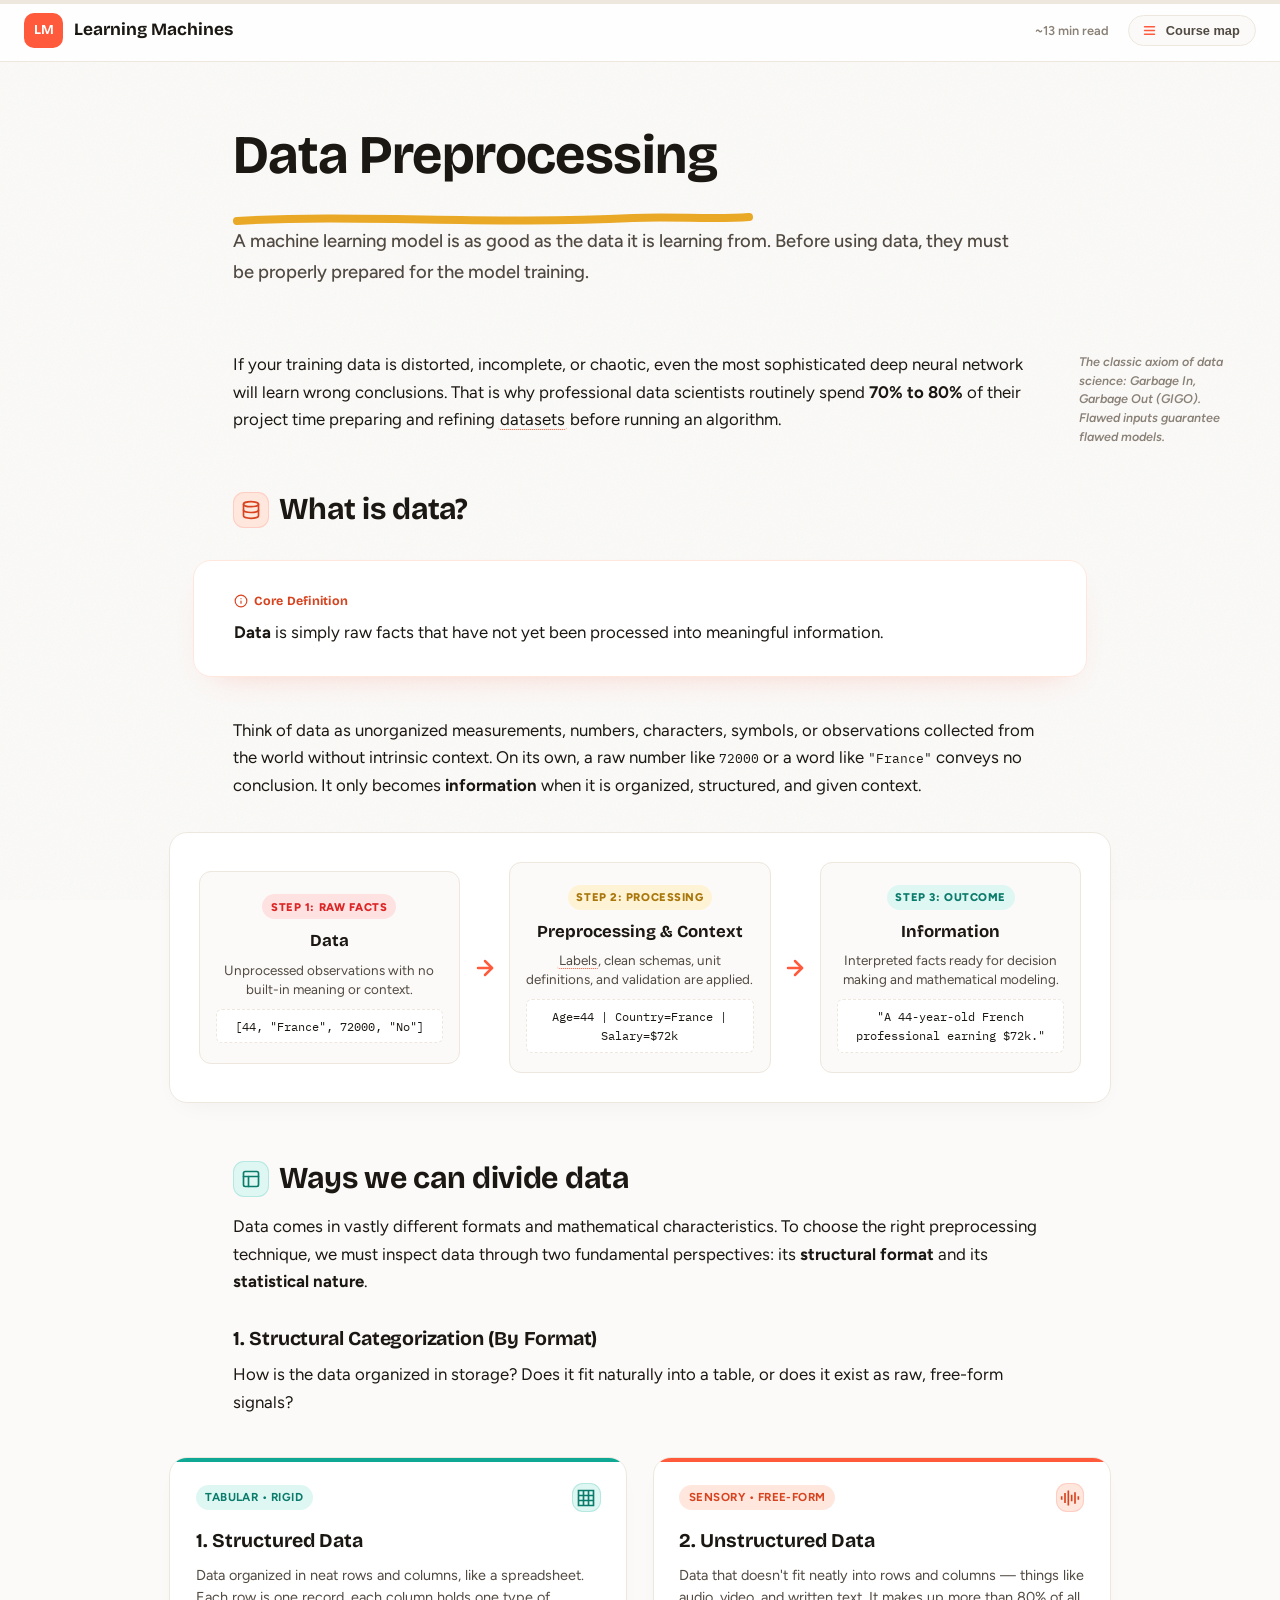
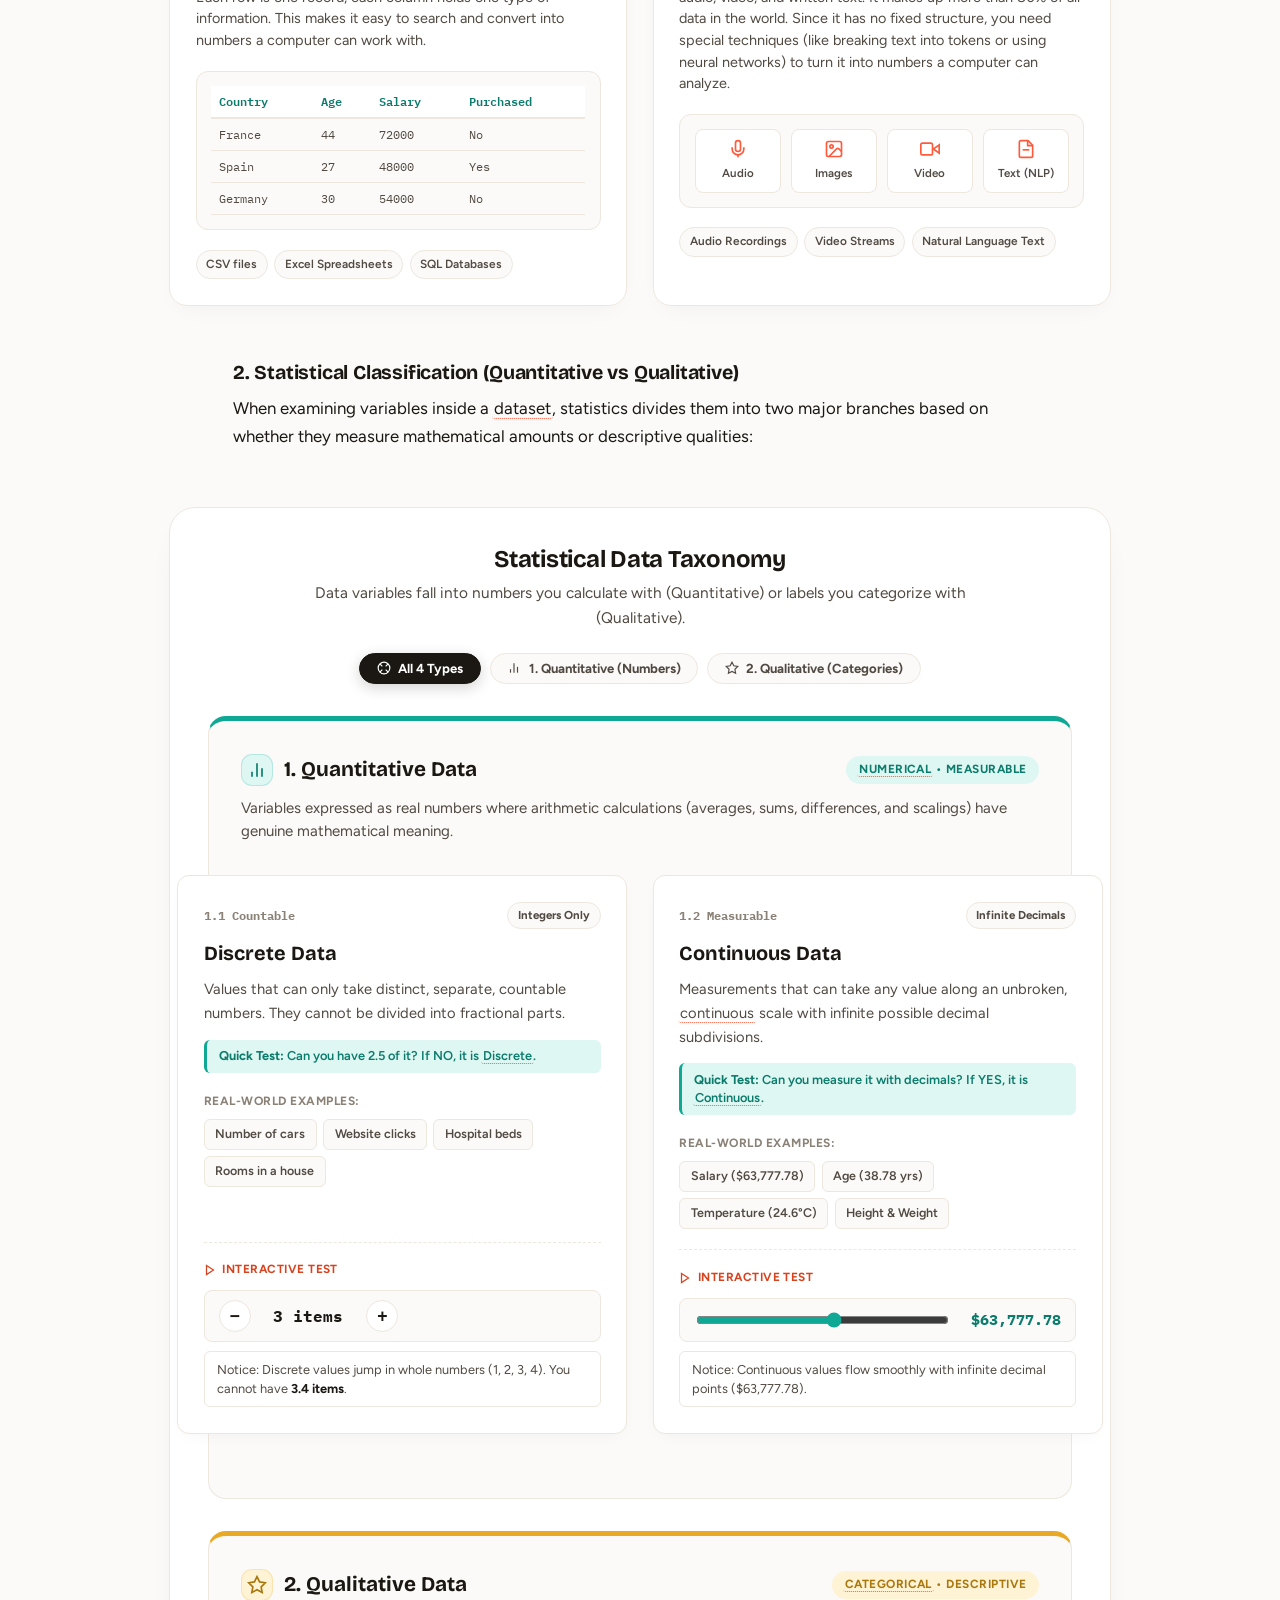
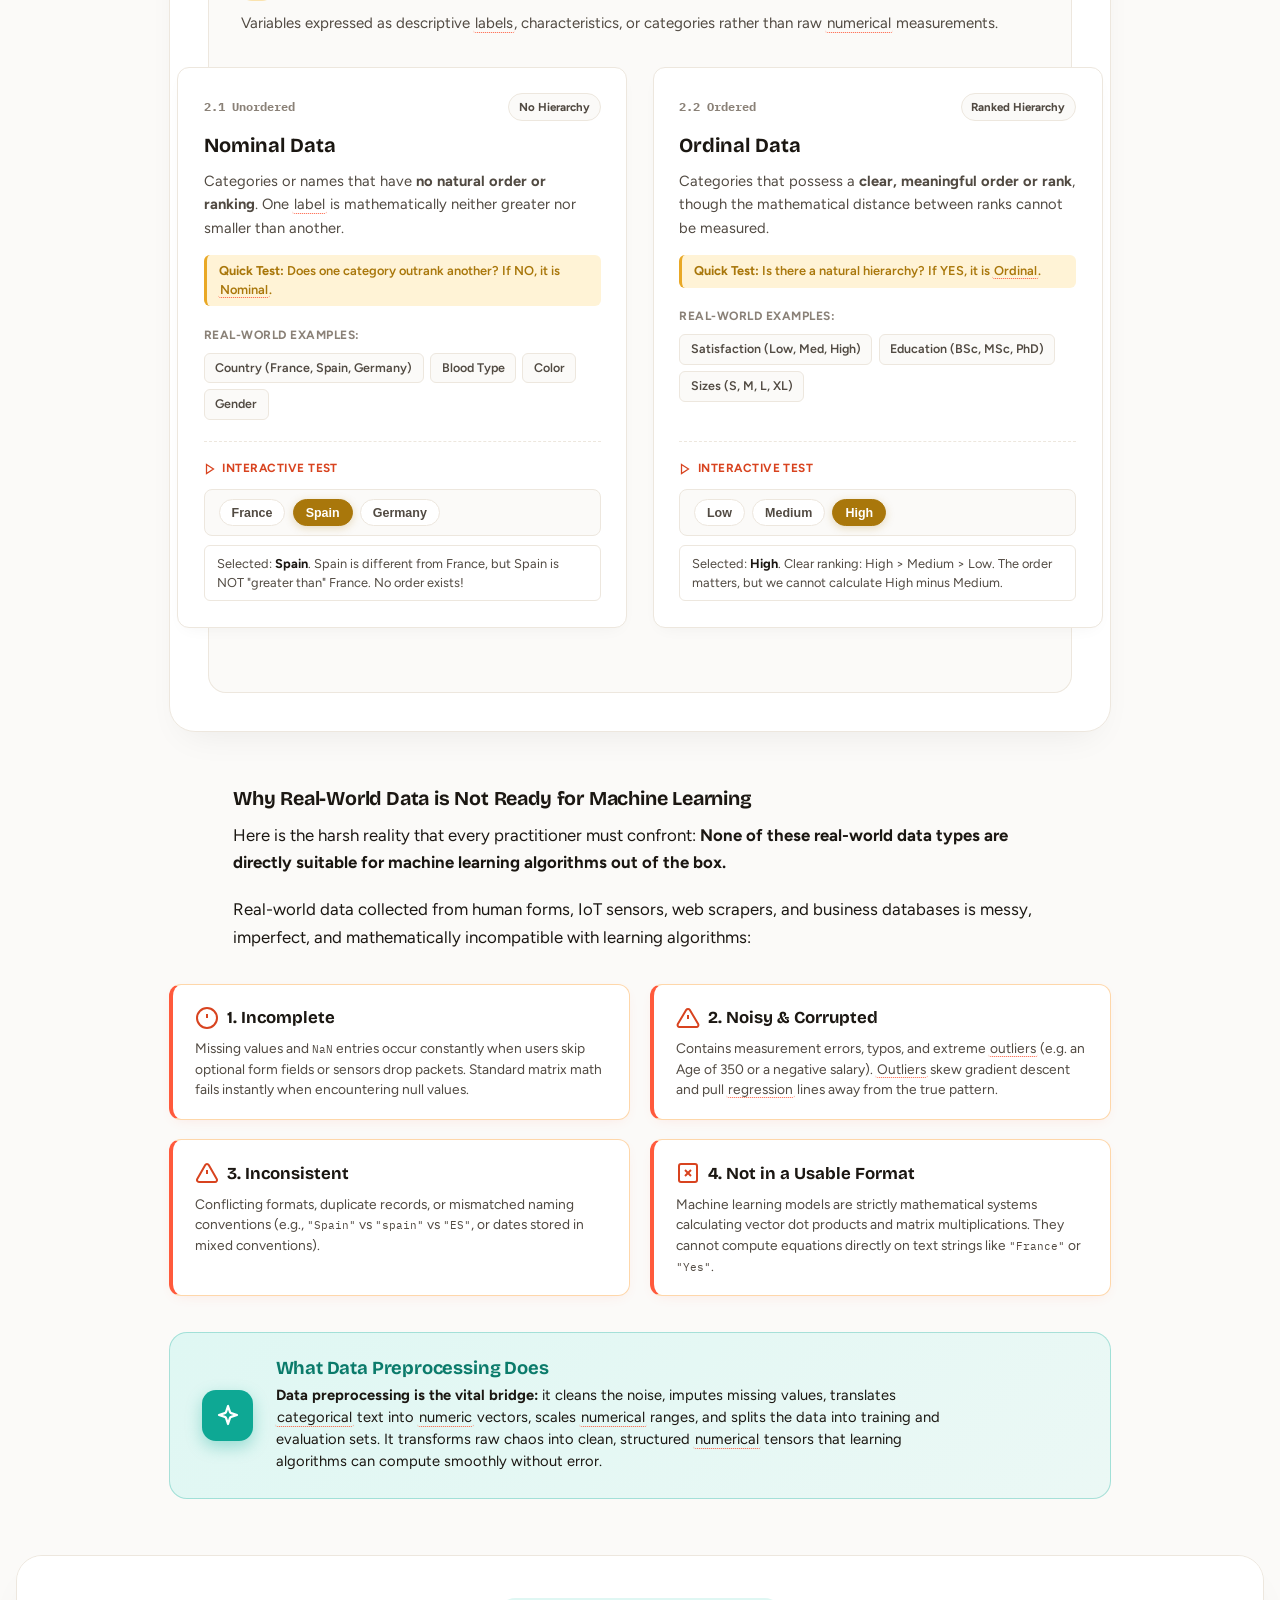
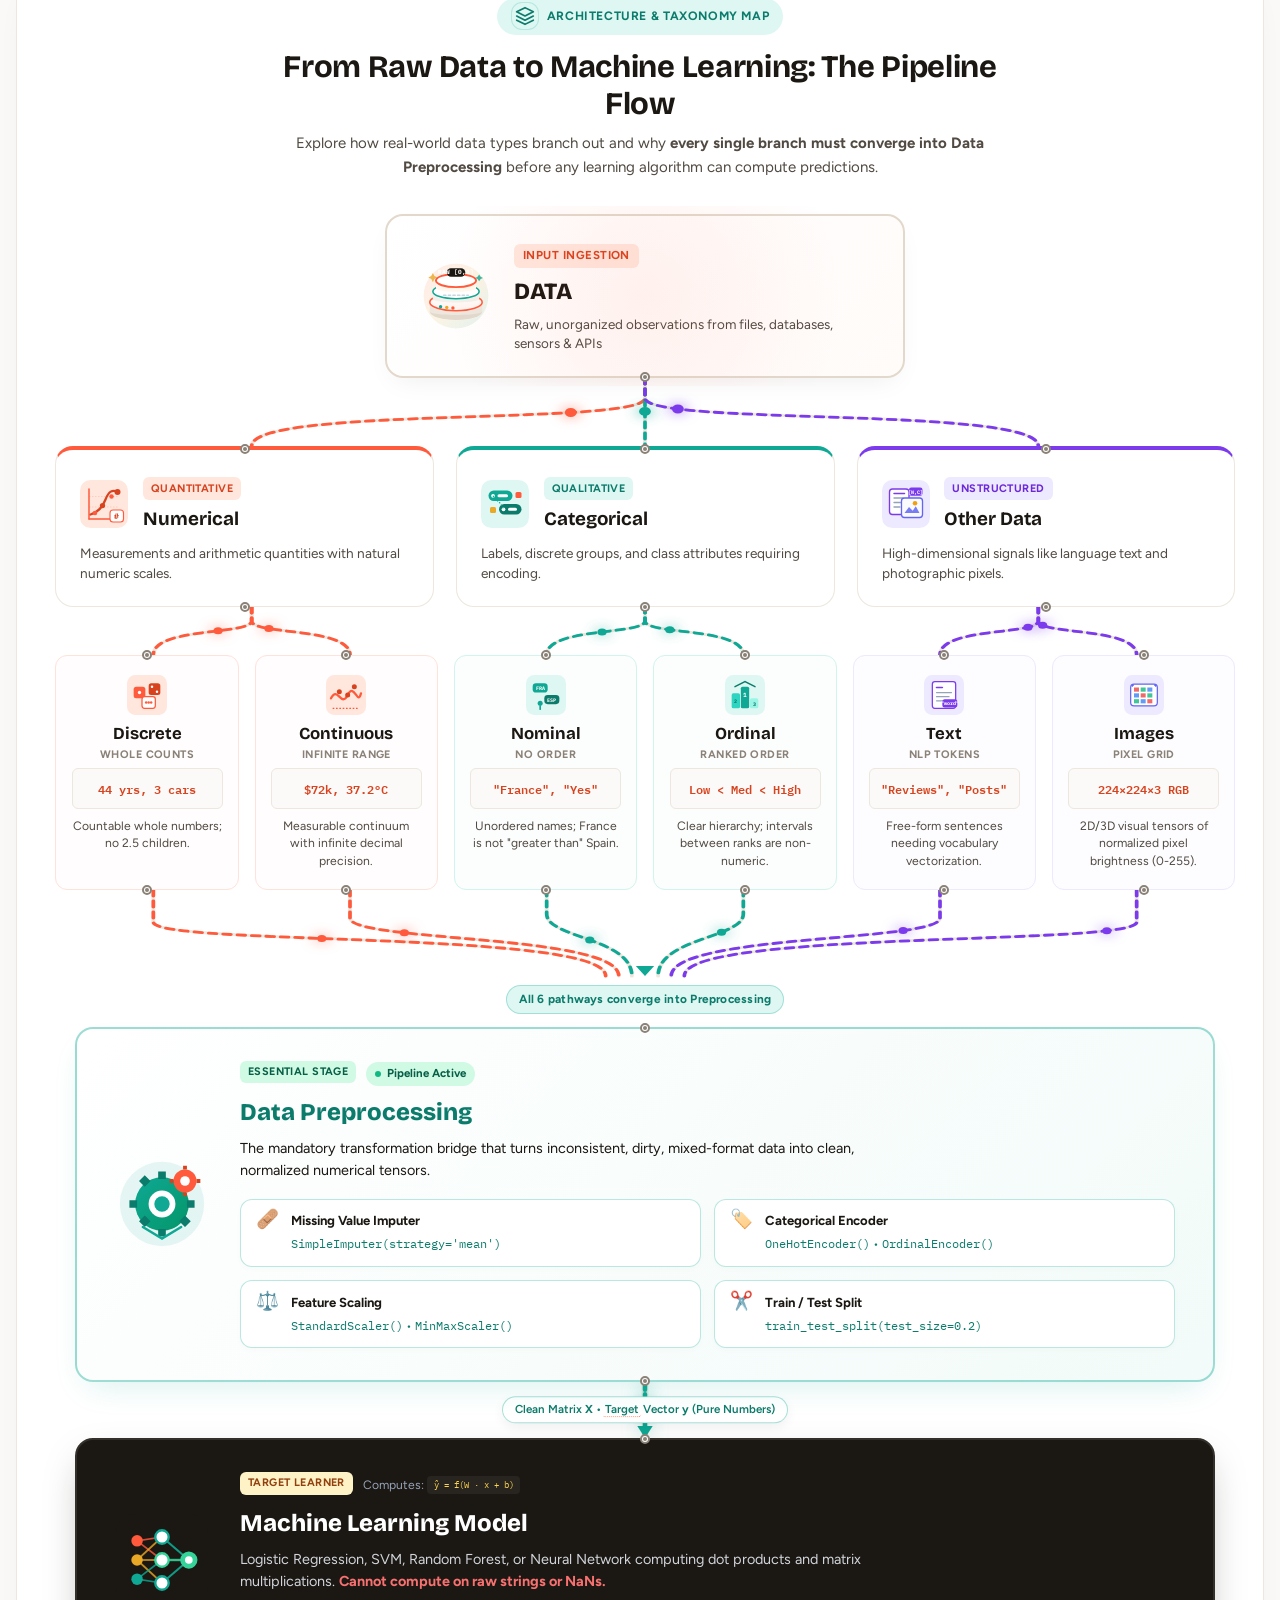
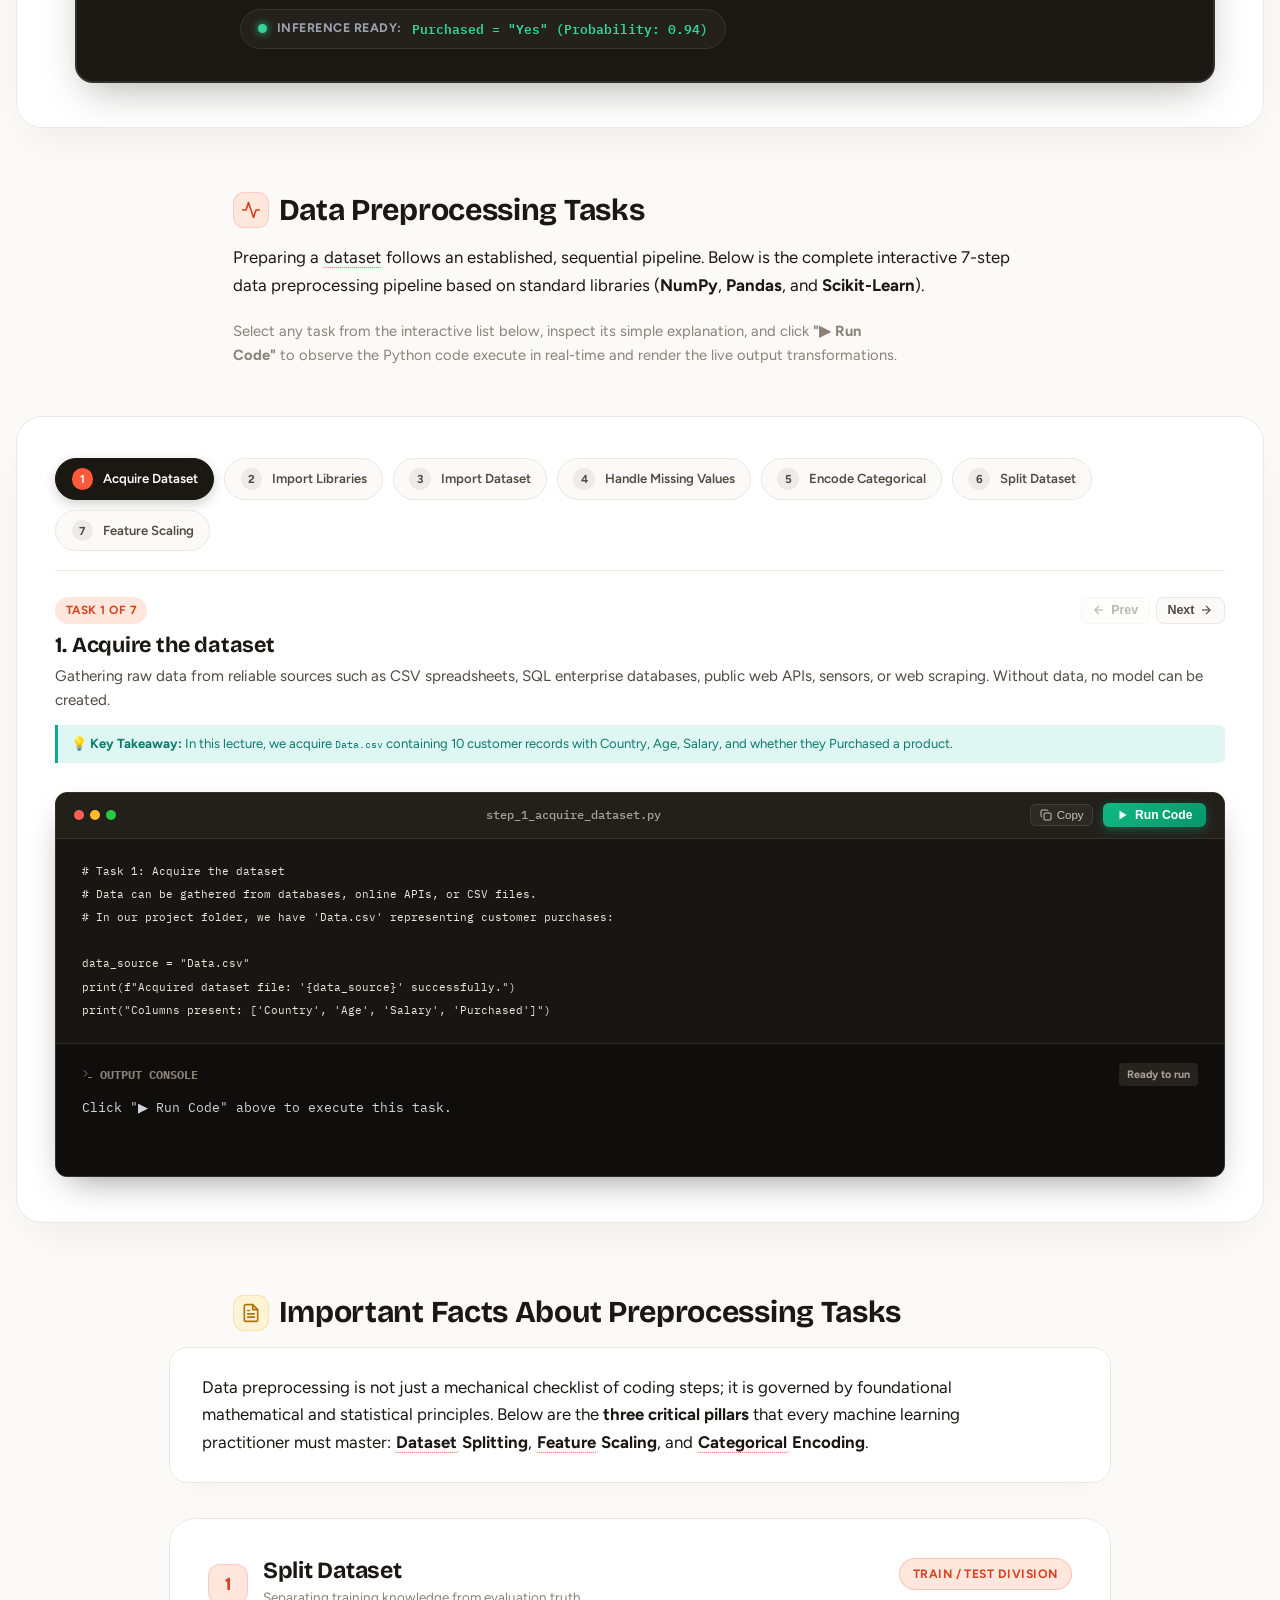
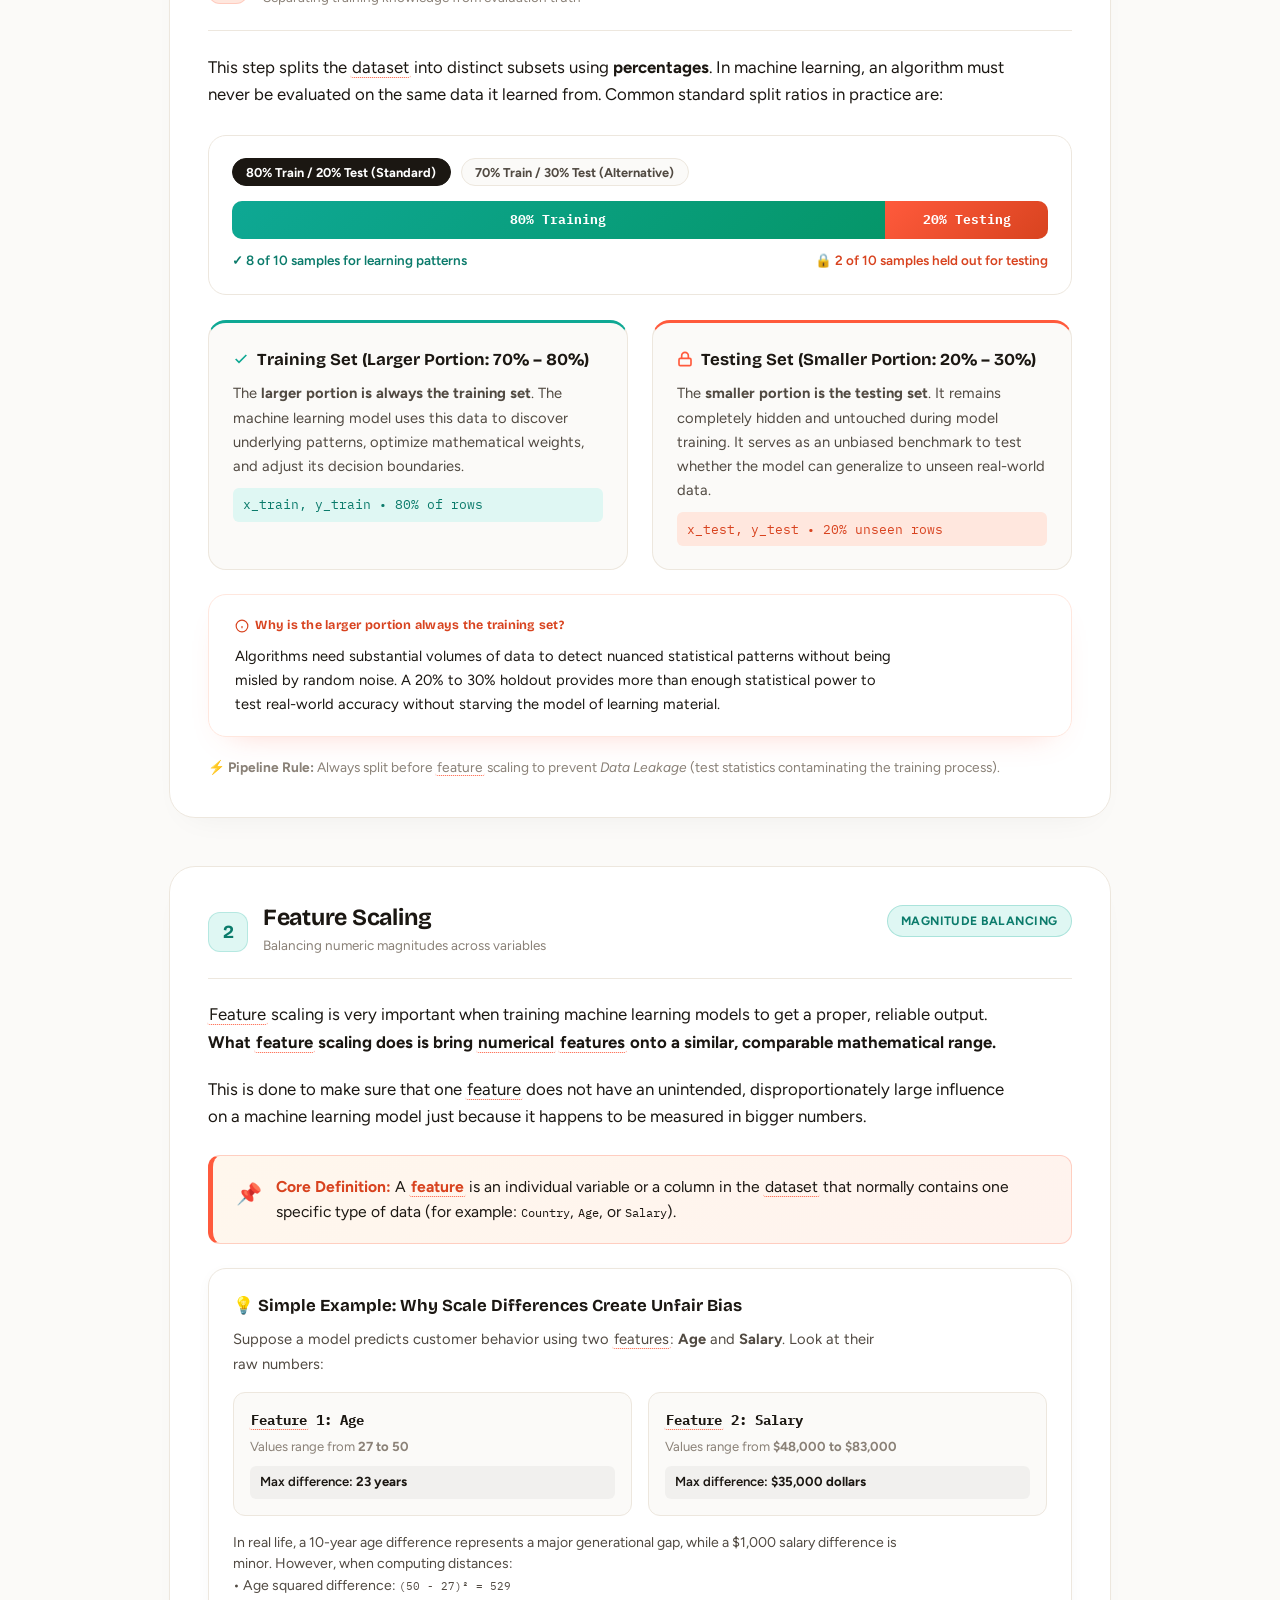
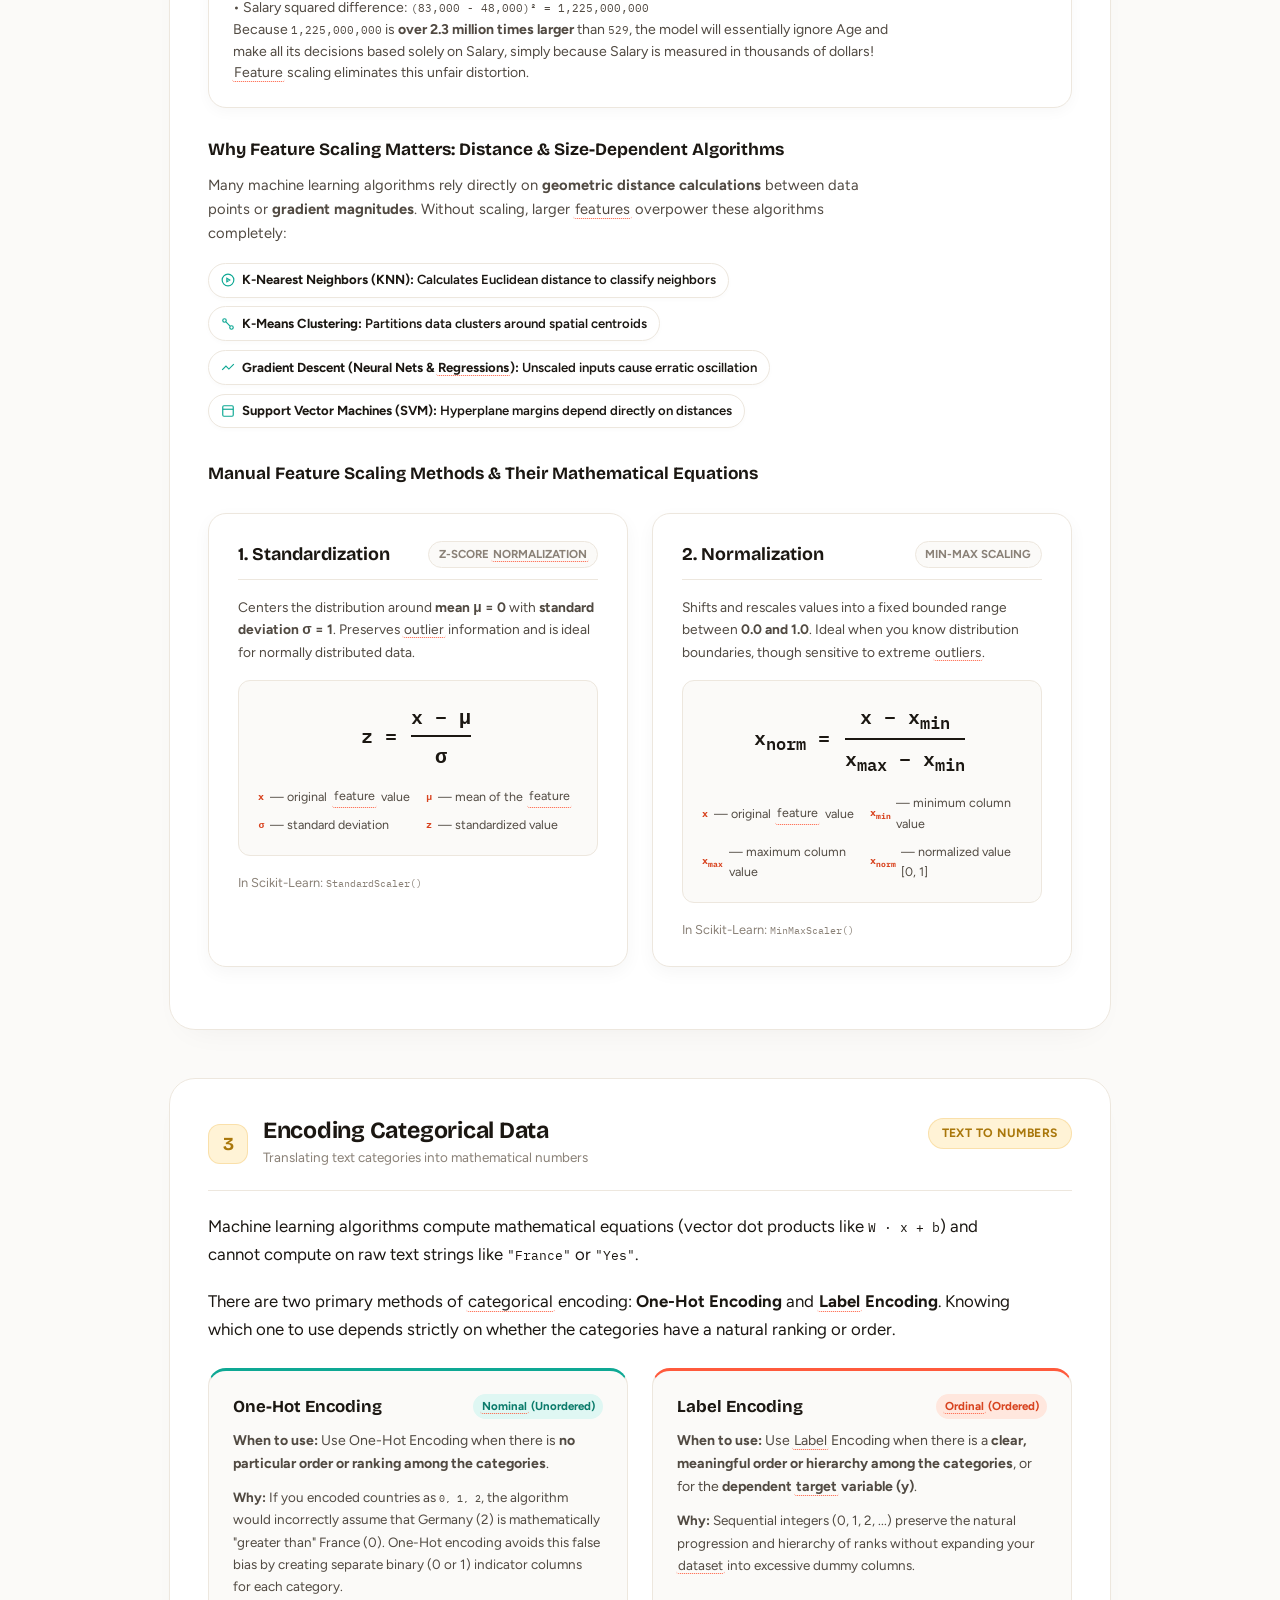
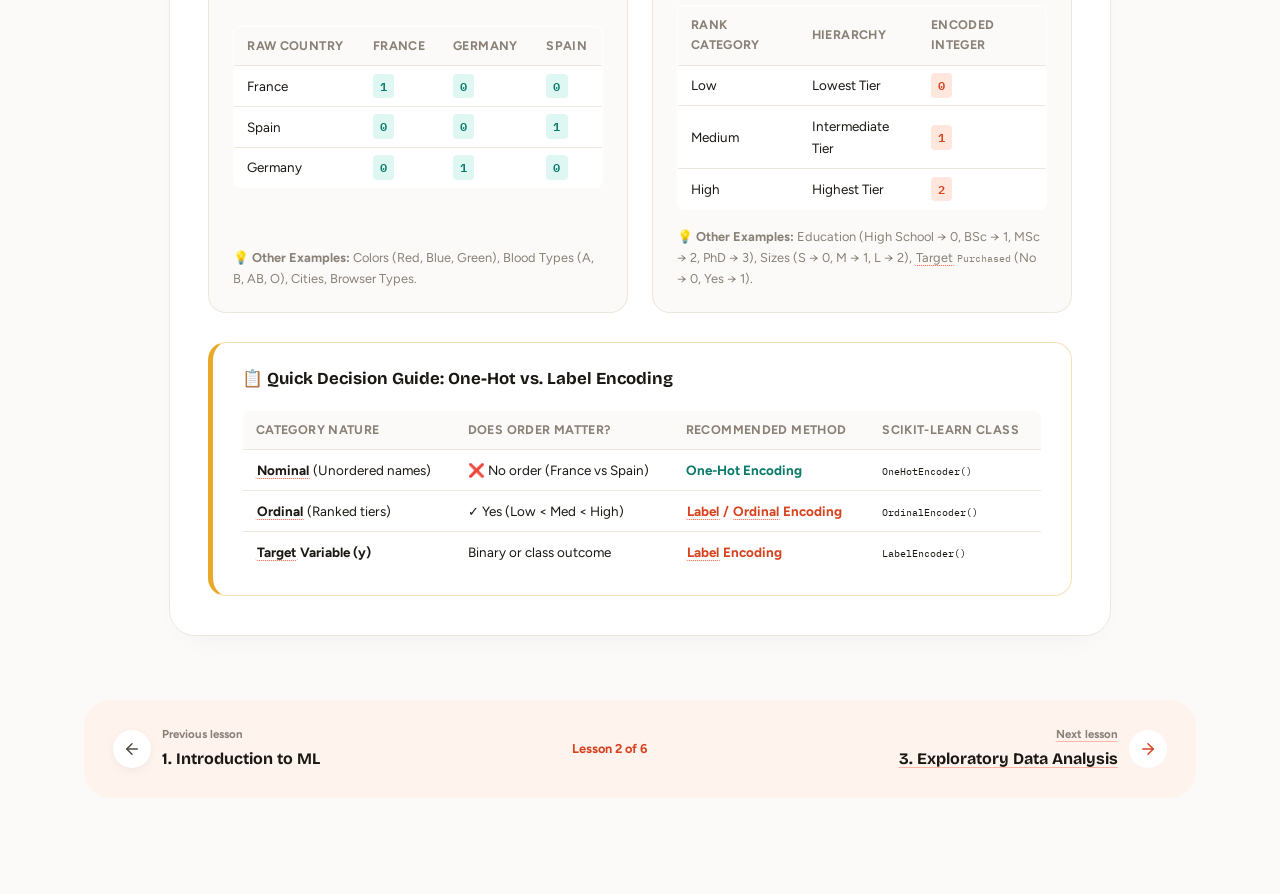
<file: pre-processing.html>
﻿<!DOCTYPE html>
<html lang="en">
<head>
<meta charset="UTF-8">
<meta name="viewport" content="width=device-width, initial-scale=1.0">
<title>Data Preprocessing – Learning Machines</title>
<meta name="description" content="Understanding data types, real-world data flaws, and the essential 7-step data preprocessing pipeline with interactive runnable Python code.">
<link rel="preconnect" href="https://fonts.googleapis.com">
<link rel="preconnect" href="https://fonts.gstatic.com" crossorigin>
<link href="https://fonts.googleapis.com/css2?family=Bricolage+Grotesque:opsz,wght@12..96,500;12..96,600;12..96,700&family=Figtree:wght@400;500;600;700&family=IBM+Plex+Mono:wght@500;600&display=swap" rel="stylesheet">
<link rel="icon" type="image/svg+xml" href="favicon.svg">
<link rel="stylesheet" href="style.css">
</head>
<body>

<div class="grain" aria-hidden="true"></div>

<div class="progress-rail" aria-hidden="true"><div class="progress-fill" id="progressFill"></div></div>

<header class="top-bar">
  <div class="top-bar__brand">
    <span class="course-nav__mark">LM</span>
    <span class="top-bar__title">Learning Machines</span>
  </div>
  <div class="top-bar__controls">
    <span class="top-bar__time" id="readTime">~8 min read</span>
    <button class="nav-toggle" id="navToggle" aria-expanded="false" aria-controls="courseNav">
      <svg width="15" height="15" viewBox="0 0 24 24" fill="none" stroke="currentColor" stroke-width="2.2" stroke-linecap="round" stroke-linejoin="round" aria-hidden="true"><line x1="4" x2="20" y1="6" y2="6"/><line x1="4" x2="20" y1="12" y2="12"/><line x1="4" x2="20" y1="18" y2="18"/></svg>
      <span class="nav-toggle__label">Course map</span>
    </button>
  </div>
</header>

<div class="nav-overlay" id="navOverlay" aria-hidden="true"></div>

<!-- ============ SLIDE-OVER SIDEBAR ============ -->
<aside class="course-nav" id="courseNav">
  <div class="course-nav__header">
    <h2 class="course-nav__title-side">Course map</h2>
    <button class="nav-close" id="navClose" aria-label="Close nav">
      <svg width="20" height="20" viewBox="0 0 24 24" fill="none" stroke="currentColor" stroke-width="2" stroke-linecap="round" stroke-linejoin="round"><path d="M18 6 6 18M6 6l12 12"/></svg>
    </button>
  </div>
  <p class="course-nav__tagline">A slow, careful path through machine learning, start to finish.</p>

  <ol class="course-nav__list">
    <li class="course-nav__item is-completed">
      <a href="index.html" class="course-nav__inner-link">
        <span class="course-nav__num">1</span>
        <div>
          <span class="course-nav__name">Introduction</span>
          <span class="course-nav__state">completed</span>
        </div>
      </a>
    </li>
    <li class="course-nav__item is-active">
      <span class="course-nav__num">2</span>
      <div>
        <span class="course-nav__name">Data Preprocessing</span>
        <span class="course-nav__state">reading now</span>
      </div>
    </li>
    <li class="course-nav__item is-available">
      <a href="eda.html" class="course-nav__inner-link">
        <span class="course-nav__num">3</span>
        <div>
          <span class="course-nav__name">Exploratory Data Analysis</span>
          <span class="course-nav__state">available now</span>
        </div>
      </a>
    </li>
    <li class="course-nav__item is-available">
      <a href="supervised-learning.html" class="course-nav__inner-link">
        <span class="course-nav__num">4</span>
        <div>
          <span class="course-nav__name">Supervised Learning</span>
          <span class="course-nav__state">available now</span>
        </div>
      </a>
    </li>
    <ol class="course-nav__sub-list">
      <li class="course-nav__sub-item">
        <a href="supervised-learning.html">
          <span class="course-nav__sub-num">4.1</span>
          <div>
            <span class="course-nav__sub-name">Introduction</span>
            <span class="course-nav__state">available now</span>
          </div>
        </a>
      </li>
      <li class="course-nav__sub-item">
        <a href="classification.html">
          <span class="course-nav__sub-num">4.2</span>
          <div>
            <span class="course-nav__sub-name">Classification &amp; Decision Trees</span>
            <span class="course-nav__state">available now</span>
          </div>
        </a>
      </li>
      <li class="course-nav__sub-item">
        <a href="id3-algorithm.html">
          <span class="course-nav__sub-num">4.3</span>
          <div>
            <span class="course-nav__sub-name">ID3 Algorithm</span>
            <span class="course-nav__state">available now</span>
          </div>
        </a>
      </li>
      <li class="course-nav__sub-item">
        <a href="c45-algorithm.html">
          <span class="course-nav__sub-num">4.4</span>
          <div>
            <span class="course-nav__sub-name">C4.5 Algorithm</span>
            <span class="course-nav__state">available now</span>
          </div>
        </a>
      </li>
      <li class="course-nav__sub-item">
        <a href="cart-algorithm.html">
          <span class="course-nav__sub-num">4.5</span>
          <div>
            <span class="course-nav__sub-name">CART Algorithm</span>
            <span class="course-nav__state">available now</span>
          </div>
        </a>
      </li>
      <li class="course-nav__sub-item">
        <a href="regression-analysis.html">
          <span class="course-nav__sub-num">4.6</span>
          <div>
            <span class="course-nav__sub-name">Introduction to Regression</span>
            <span class="course-nav__state">available now</span>
          </div>
        </a>
      </li>
      <li class="course-nav__sub-item">
        <a href="simple-linear-regression.html">
          <span class="course-nav__sub-num">4.7</span>
          <div>
            <span class="course-nav__sub-name">Simple Linear Regression</span>
            <span class="course-nav__state">available now</span>
          </div>
        </a>
      </li>
    </ol>
    <li class="course-nav__item">
      <a href="unsupervised-learning.html" class="course-nav__inner-link">
        <span class="course-nav__num">5</span>
        <div>
          <span class="course-nav__name">Unsupervised Learning</span>
          <span class="course-nav__state">available now</span>
        </div>
      </a>
    </li>
    <ol class="course-nav__sub-list">
      <li class="course-nav__sub-item">
        <a href="unsupervised-learning.html">
          <span class="course-nav__sub-num">5.1</span>
          <div>
            <span class="course-nav__sub-name">Introduction</span>
            <span class="course-nav__state">available now</span>
          </div>
        </a>
      </li>
      <li class="course-nav__sub-item">
        <a href="hierarchical-clustering.html">
          <span class="course-nav__sub-num">5.2</span>
          <div>
            <span class="course-nav__sub-name">Hierarchical Clustering</span>
            <span class="course-nav__state">available now</span>
          </div>
        </a>
      </li>
    </ol>
    <li class="course-nav__item is-locked">
      <span class="course-nav__num">6</span>
      <div>
        <span class="course-nav__name">Reinforcement Learning</span>
        <span class="course-nav__state">
          <svg class="course-nav__lock" width="12" height="12" viewBox="0 0 24 24" fill="none" stroke="currentColor" stroke-width="2" stroke-linecap="round" stroke-linejoin="round" aria-hidden="true"><rect width="18" height="11" x="3" y="11" rx="2" ry="2"/><path d="M7 11V7a5 5 0 0 1 10 0v4"/></svg>
          coming soon
        </span>
      </div>
    </li>
  </ol>
</aside>

<div class="shell">

  <!-- ============ MAIN ARTICLE ============ -->
  <main class="lesson">

    <header class="lesson__header">
      <span class="lesson__eyebrow-free-title">
        <h1>Data Preprocessing</h1>
        <svg class="title-underline" viewBox="0 0 520 14" preserveAspectRatio="none" aria-hidden="true">
          <path d="M4 9 C 120 2, 260 13, 400 6 C 440 4, 480 8, 516 5"/>
        </svg>
      </span>
      <p class="lesson__dek">A machine learning model is as good as the data it is learning from. Before using data, they must be properly prepared for the model training.</p>
    </header>

    <!-- ---- Section 1: Intro / Philosophy ---- -->
    <section class="block" id="data-intro">
      <div class="block__body">
        <p class="marginable fade-up animate-on-scroll" data-note="The classic axiom of data science: Garbage In, Garbage Out (GIGO). Flawed inputs guarantee flawed models.">
          If your training data is distorted, incomplete, or chaotic, even the most sophisticated deep neural network will learn wrong conclusions. That is why professional data scientists routinely spend <strong>70% to 80%</strong> of their project time preparing and refining datasets before running an algorithm.
        </p>
      </div>
    </section>

    <!-- ---- Section 2: What is Data? ---- -->
    <section class="block" id="what-is-data">
      <div class="block__body">
        <h2 class="fade-up animate-on-scroll">
          <span class="icon-badge icon-badge--coral">
            <svg viewBox="0 0 24 24" fill="none" stroke="currentColor" stroke-width="2" stroke-linecap="round" stroke-linejoin="round" aria-hidden="true"><ellipse cx="12" cy="5" rx="9" ry="3"/><path d="M21 12c0 1.66-4 3-9 3s-9-1.34-9-3"/><path d="M3 5v14c0 1.66 4 3 9 3s9-1.34 9-3V5"/></svg>
          </span>
          What is data?
        </h2>

        <div class="definition fade-up animate-on-scroll">
          <div class="definition__label">
            <svg width="14" height="14" viewBox="0 0 24 24" fill="none" stroke="currentColor" stroke-width="2" stroke-linecap="round" stroke-linejoin="round" aria-hidden="true"><circle cx="12" cy="12" r="10"/><line x1="12" y1="16" x2="12" y2="12"/><line x1="12" y1="8" x2="12.01" y2="8"/></svg>
            Core Definition
          </div>
          <p>
            <strong>Data</strong> is simply raw facts that have not yet been processed into meaningful information.
          </p>
        </div>

        <p class="fade-up animate-on-scroll">
          Think of data as unorganized measurements, numbers, characters, symbols, or observations collected from the world without intrinsic context. On its own, a raw number like <code>72000</code> or a word like <code>"France"</code> conveys no conclusion. It only becomes <strong>information</strong> when it is organized, structured, and given context.
        </p>

        <!-- Visual Progression: Data -> Processing -> Information -->
        <div class="data-flow-box fade-up animate-on-scroll">
          <div class="data-flow-grid">
            <div class="data-flow-card data-flow-card--raw">
              <span class="data-flow-card__stage">Step 1: Raw Facts</span>
              <h4 class="data-flow-card__title">Data</h4>
              <p class="data-flow-card__desc">Unprocessed observations with no built-in meaning or context.</p>
              <div class="data-flow-card__example">[44, "France", 72000, "No"]</div>
            </div>

            <div class="data-flow-arrow">
              <svg width="24" height="24" viewBox="0 0 24 24" fill="none" stroke="currentColor" stroke-width="2.5" stroke-linecap="round" stroke-linejoin="round"><path d="M5 12h14"/><path d="m12 5 7 7-7 7"/></svg>
            </div>

            <div class="data-flow-card data-flow-card--proc">
              <span class="data-flow-card__stage">Step 2: Processing</span>
              <h4 class="data-flow-card__title">Preprocessing &amp; Context</h4>
              <p class="data-flow-card__desc">Labels, clean schemas, unit definitions, and validation are applied.</p>
              <div class="data-flow-card__example">Age=44 | Country=France | Salary=$72k</div>
            </div>

            <div class="data-flow-arrow">
              <svg width="24" height="24" viewBox="0 0 24 24" fill="none" stroke="currentColor" stroke-width="2.5" stroke-linecap="round" stroke-linejoin="round"><path d="M5 12h14"/><path d="m12 5 7 7-7 7"/></svg>
            </div>

            <div class="data-flow-card data-flow-card--info">
              <span class="data-flow-card__stage">Step 3: Outcome</span>
              <h4 class="data-flow-card__title">Information</h4>
              <p class="data-flow-card__desc">Interpreted facts ready for decision making and mathematical modeling.</p>
              <div class="data-flow-card__example">"A 44-year-old French professional earning $72k."</div>
            </div>
          </div>
        </div>

      </div>
    </section>

    <!-- ---- Section 3: Ways to Divide Data ---- -->
    <section class="block" id="data-types">
      <div class="block__body">
        <h2 class="fade-up animate-on-scroll">
          <span class="icon-badge icon-badge--teal">
            <svg viewBox="0 0 24 24" fill="none" stroke="currentColor" stroke-width="2" stroke-linecap="round" stroke-linejoin="round" aria-hidden="true"><rect width="18" height="18" x="3" y="3" rx="2"/><path d="M3 9h18"/><path d="M9 21V9"/></svg>
          </span>
          Ways we can divide data
        </h2>
        <p class="fade-up animate-on-scroll">
          Data comes in vastly different formats and mathematical characteristics. To choose the right preprocessing technique, we must inspect data through two fundamental perspectives: its <strong>structural format</strong> and its <strong>statistical nature</strong>.
        </p>

        <!-- Categorization 1: Structural Format -->
        <h3 style="margin-top: 2rem;" class="fade-up animate-on-scroll">1. Structural Categorization (By Format)</h3>
        <p class="fade-up animate-on-scroll">
          How is the data organized in storage? Does it fit naturally into a table, or does it exist as raw, free-form signals?
        </p>

        <!-- Figure 1: Structured vs Unstructured Diagram -->
        <div class="struct-comparison fade-up animate-on-scroll">
          <div class="struct-grid">
            
            <!-- Structured Card -->
            <div class="struct-card struct-card--structured">
              <div class="struct-card__head">
                <span class="struct-card__tag">Tabular &bull; Rigid</span>
                <span class="icon-badge icon-badge--teal" style="width:1.8rem;height:1.8rem;">
                  <svg viewBox="0 0 24 24" fill="none" stroke="currentColor" stroke-width="2"><path d="M3 3h18v18H3z"/><path d="M3 9h18"/><path d="M3 15h18"/><path d="M9 3v18"/><path d="M15 3v18"/></svg>
                </span>
              </div>
              <h4 class="struct-card__title">1. Structured Data</h4>
              <p class="struct-card__desc">
                Data organized in neat rows and columns, like a spreadsheet. Each row is one record, each column holds one type of information. This makes it easy to search and convert into numbers a computer can work with.
              </p>

              <div class="struct-visual">
                <table class="mini-table">
                  <thead>
                    <tr><th>Country</th><th>Age</th><th>Salary</th><th>Purchased</th></tr>
                  </thead>
                  <tbody>
                    <tr><td>France</td><td>44</td><td>72000</td><td>No</td></tr>
                    <tr><td>Spain</td><td>27</td><td>48000</td><td>Yes</td></tr>
                    <tr><td>Germany</td><td>30</td><td>54000</td><td>No</td></tr>
                  </tbody>
                </table>
              </div>

              <div class="struct-badges">
                <span class="struct-badge">CSV files</span>
                <span class="struct-badge">Excel Spreadsheets</span>
                <span class="struct-badge">SQL Databases</span>
              </div>
            </div>

            <!-- Unstructured Card -->
            <div class="struct-card struct-card--unstructured">
              <div class="struct-card__head">
                <span class="struct-card__tag">Sensory &bull; Free-form</span>
                <span class="icon-badge icon-badge--coral" style="width:1.8rem;height:1.8rem;">
                  <svg viewBox="0 0 24 24" fill="none" stroke="currentColor" stroke-width="2"><path d="M2 10v4"/><path d="M6 6v12"/><path d="M10 3v18"/><path d="M14 8v8"/><path d="M18 5v14"/><path d="M22 10v4"/></svg>
                </span>
              </div>
              <h4 class="struct-card__title">2. Unstructured Data</h4>
              <p class="struct-card__desc">
                Data that doesn't fit neatly into rows and columns — things like audio, video, and written text. It makes up more than 80% of all data in the world. Since it has no fixed structure, you need special techniques (like breaking text into tokens or using neural networks) to turn it into numbers a computer can analyze.
              </p>

              <div class="struct-visual">
                <div class="unstructured-visual-list">
                  <div class="unstruct-item">
                    <svg width="20" height="20" viewBox="0 0 24 24" fill="none" stroke="currentColor" stroke-width="2"><path d="M12 2a3 3 0 0 0-3 3v7a3 3 0 0 0 6 0V5a3 3 0 0 0-3-3Z"/><path d="M19 10v2a7 7 0 0 1-14 0v-2"/><line x1="12" y1="19" x2="12" y2="22"/></svg>
                    <span>Audio</span>
                  </div>
                  <div class="unstruct-item">
                    <svg width="20" height="20" viewBox="0 0 24 24" fill="none" stroke="currentColor" stroke-width="2"><rect width="18" height="18" x="3" y="3" rx="2"/><circle cx="9" cy="9" r="2"/><path d="m21 15-3.086-3.086a2 2 0 0 0-2.828 0L6 21"/></svg>
                    <span>Images</span>
                  </div>
                  <div class="unstruct-item">
                    <svg width="20" height="20" viewBox="0 0 24 24" fill="none" stroke="currentColor" stroke-width="2"><polygon points="23 7 16 12 23 17 23 7"/><rect width="14" height="14" x="1" y="5" rx="2" ry="2"/></svg>
                    <span>Video</span>
                  </div>
                  <div class="unstruct-item">
                    <svg width="20" height="20" viewBox="0 0 24 24" fill="none" stroke="currentColor" stroke-width="2"><path d="M14.5 2H6a2 2 0 0 0-2 2v16a2 2 0 0 0 2 2h12a2 2 0 0 0 2-2V7.5L14.5 2z"/><polyline points="14 2 14 8 20 8"/><line x1="8" y1="13" x2="16" y2="13"/></svg>
                    <span>Text (NLP)</span>
                  </div>
                </div>
              </div>

              <div class="struct-badges">
                <span class="struct-badge">Audio Recordings</span>
                <span class="struct-badge">Video Streams</span>
                <span class="struct-badge">Natural Language Text</span>
              </div>
            </div>

          </div>
        </div>

        <!-- Categorization 2: Statistical Nature -->
        <h3 style="margin-top: 3.5rem;" class="fade-up animate-on-scroll">2. Statistical Classification (Quantitative vs Qualitative)</h3>
        <p class="fade-up animate-on-scroll">
          When examining variables inside a dataset, statistics divides them into two major branches based on whether they measure mathematical amounts or descriptive qualities:
        </p>

        <!-- Redrawn Spacious Interactive Taxonomy Figure -->
        <div class="stat-taxonomy-redesign fade-up animate-on-scroll" id="statTaxonomyContainer">
          <div class="stat-tax__header">
            <h3>Statistical Data Taxonomy</h3>
            <p>Data variables fall into numbers you calculate with (Quantitative) or labels you categorize with (Qualitative).</p>
            
            <!-- Category Filter Tabs -->
            <div class="stat-tax__tabs" role="tablist" aria-label="Statistical categories">
              <button class="stat-tax-tab is-active" data-tax-filter="all" role="tab" aria-selected="true">
                <svg width="14" height="14" viewBox="0 0 24 24" fill="none" stroke="currentColor" stroke-width="2"><circle cx="12" cy="12" r="10"/><path d="m4.93 4.93 4.24 4.24"/><path d="m14.83 9.17 4.24-4.24"/><path d="m14.83 14.83 4.24 4.24"/><path d="m9.17 14.83-4.24 4.24"/></svg>
                <span>All 4 Types</span>
              </button>
              <button class="stat-tax-tab stat-tax-tab--quant" data-tax-filter="quant" role="tab" aria-selected="false">
                <svg width="14" height="14" viewBox="0 0 24 24" fill="none" stroke="currentColor" stroke-width="2"><line x1="18" y1="20" x2="18" y2="10"/><line x1="12" y1="20" x2="12" y2="4"/><line x1="6" y1="20" x2="6" y2="14"/></svg>
                <span>1. Quantitative (Numbers)</span>
              </button>
              <button class="stat-tax-tab stat-tax-tab--qual" data-tax-filter="qual" role="tab" aria-selected="false">
                <svg width="14" height="14" viewBox="0 0 24 24" fill="none" stroke="currentColor" stroke-width="2"><polygon points="12 2 15.09 8.26 22 9.27 17 14.14 18.18 21.02 12 17.77 5.82 21.02 7 14.14 2 9.27 8.91 8.26 12 2"/></svg>
                <span>2. Qualitative (Categories)</span>
              </button>
            </div>
          </div>

          <!-- Branch 1: Quantitative -->
          <div class="stat-branch-section stat-branch-section--quant" id="branchQuant">
            <div class="stat-branch__head">
              <h4 class="stat-branch__title">
                <span class="icon-badge icon-badge--teal" style="width:2rem;height:2rem;">
                  <svg viewBox="0 0 24 24" fill="none" stroke="currentColor" stroke-width="2"><line x1="18" y1="20" x2="18" y2="10"/><line x1="12" y1="20" x2="12" y2="4"/><line x1="6" y1="20" x2="6" y2="14"/></svg>
                </span>
                1. Quantitative Data
              </h4>
              <span class="stat-branch__pill">Numerical &bull; Measurable</span>
            </div>
            <p class="stat-branch__lead">
              Variables expressed as real numbers where arithmetic calculations (averages, sums, differences, and scalings) have genuine mathematical meaning.
            </p>

            <div class="stat-cards-grid">
              <!-- 1.1 Discrete -->
              <div class="tax-card-wide">
                <div class="tax-card-wide__top">
                  <span class="tax-card-wide__num">1.1 Countable</span>
                  <span class="tax-card-wide__badge">Integers Only</span>
                </div>
                <h5 class="tax-card-wide__name">Discrete Data</h5>
                <p class="tax-card-wide__desc">
                  Values that can only take distinct, separate, countable numbers. They cannot be divided into fractional parts.
                </p>
                
                <div class="tax-rule-pill">
                  <strong>Quick Test:</strong> Can you have 2.5 of it? If NO, it is Discrete.
                </div>

                <div class="tax-examples-box">
                  <span class="tax-examples-label">Real-World Examples:</span>
                  <div class="tax-examples-chips">
                    <span class="tax-chip">Number of cars</span>
                    <span class="tax-chip">Website clicks</span>
                    <span class="tax-chip">Hospital beds</span>
                    <span class="tax-chip">Rooms in a house</span>
                  </div>
                </div>

                <!-- Interactive Mini-Lab -->
                <div class="tax-interactive-lab">
                  <div class="tax-lab-header">
                    <svg width="12" height="12" viewBox="0 0 24 24" fill="none" stroke="currentColor" stroke-width="2.5"><polygon points="5 3 19 12 5 21 5 3"/></svg>
                    Interactive Test
                  </div>
                  <div class="tax-lab-control">
                    <button class="lab-counter-btn" id="discreteDecBtn" aria-label="Decrease count">&minus;</button>
                    <span class="lab-counter-val" id="discreteCountText">3 items</span>
                    <button class="lab-counter-btn" id="discreteIncBtn" aria-label="Increase count">&plus;</button>
                  </div>
                  <p class="lab-feedback" id="discreteFeedback">
                    Notice: Discrete values jump in whole numbers (1, 2, 3, 4). You cannot have <strong>3.4 items</strong>.
                  </p>
                </div>
              </div>

              <!-- 1.2 Continuous -->
              <div class="tax-card-wide">
                <div class="tax-card-wide__top">
                  <span class="tax-card-wide__num">1.2 Measurable</span>
                  <span class="tax-card-wide__badge">Infinite Decimals</span>
                </div>
                <h5 class="tax-card-wide__name">Continuous Data</h5>
                <p class="tax-card-wide__desc">
                  Measurements that can take any value along an unbroken, continuous scale with infinite possible decimal subdivisions.
                </p>

                <div class="tax-rule-pill">
                  <strong>Quick Test:</strong> Can you measure it with decimals? If YES, it is Continuous.
                </div>

                <div class="tax-examples-box">
                  <span class="tax-examples-label">Real-World Examples:</span>
                  <div class="tax-examples-chips">
                    <span class="tax-chip">Salary ($63,777.78)</span>
                    <span class="tax-chip">Age (38.78 yrs)</span>
                    <span class="tax-chip">Temperature (24.6&deg;C)</span>
                    <span class="tax-chip">Height &amp; Weight</span>
                  </div>
                </div>

                <!-- Interactive Mini-Lab -->
                <div class="tax-interactive-lab">
                  <div class="tax-lab-header">
                    <svg width="12" height="12" viewBox="0 0 24 24" fill="none" stroke="currentColor" stroke-width="2.5"><polygon points="5 3 19 12 5 21 5 3"/></svg>
                    Interactive Test
                  </div>
                  <div class="tax-lab-control">
                    <input type="range" class="lab-slider" id="continuousSlider" min="20000" max="100000" step="125.5" value="63777.78">
                    <span class="lab-slider-val" id="continuousValText">$63,777.78</span>
                  </div>
                  <p class="lab-feedback" id="continuousFeedback">
                    Notice: Continuous values flow smoothly with infinite decimal points ($63,777.78).
                  </p>
                </div>
              </div>
            </div>
          </div>

          <!-- Branch 2: Qualitative -->
          <div class="stat-branch-section stat-branch-section--qual" id="branchQual">
            <div class="stat-branch__head">
              <h4 class="stat-branch__title">
                <span class="icon-badge icon-badge--gold" style="width:2rem;height:2rem;">
                  <svg viewBox="0 0 24 24" fill="none" stroke="currentColor" stroke-width="2"><polygon points="12 2 15.09 8.26 22 9.27 17 14.14 18.18 21.02 12 17.77 5.82 21.02 7 14.14 2 9.27 8.91 8.26 12 2"/></svg>
                </span>
                2. Qualitative Data
              </h4>
              <span class="stat-branch__pill">Categorical &bull; Descriptive</span>
            </div>
            <p class="stat-branch__lead">
              Variables expressed as descriptive labels, characteristics, or categories rather than raw numerical measurements.
            </p>

            <div class="stat-cards-grid">
              <!-- 2.1 Nominal -->
              <div class="tax-card-wide">
                <div class="tax-card-wide__top">
                  <span class="tax-card-wide__num">2.1 Unordered</span>
                  <span class="tax-card-wide__badge">No Hierarchy</span>
                </div>
                <h5 class="tax-card-wide__name">Nominal Data</h5>
                <p class="tax-card-wide__desc">
                  Categories or names that have <strong>no natural order or ranking</strong>. One label is mathematically neither greater nor smaller than another.
                </p>

                <div class="tax-rule-pill">
                  <strong>Quick Test:</strong> Does one category outrank another? If NO, it is Nominal.
                </div>

                <div class="tax-examples-box">
                  <span class="tax-examples-label">Real-World Examples:</span>
                  <div class="tax-examples-chips">
                    <span class="tax-chip">Country (France, Spain, Germany)</span>
                    <span class="tax-chip">Blood Type</span>
                    <span class="tax-chip">Color</span>
                    <span class="tax-chip">Gender</span>
                  </div>
                </div>

                <!-- Interactive Mini-Lab -->
                <div class="tax-interactive-lab">
                  <div class="tax-lab-header">
                    <svg width="12" height="12" viewBox="0 0 24 24" fill="none" stroke="currentColor" stroke-width="2.5"><polygon points="5 3 19 12 5 21 5 3"/></svg>
                    Interactive Test
                  </div>
                  <div class="tax-lab-control">
                    <div class="lab-pills-row" id="nominalPillRow">
                      <button class="lab-pill-btn" data-nominal="France">France</button>
                      <button class="lab-pill-btn is-active" data-nominal="Spain">Spain</button>
                      <button class="lab-pill-btn" data-nominal="Germany">Germany</button>
                    </div>
                  </div>
                  <p class="lab-feedback" id="nominalFeedback">
                    Selected: <strong>Spain</strong>. Spain is different from France, but Spain is NOT "greater than" France. No order exists!
                  </p>
                </div>
              </div>

              <!-- 2.2 Ordinal -->
              <div class="tax-card-wide">
                <div class="tax-card-wide__top">
                  <span class="tax-card-wide__num">2.2 Ordered</span>
                  <span class="tax-card-wide__badge">Ranked Hierarchy</span>
                </div>
                <h5 class="tax-card-wide__name">Ordinal Data</h5>
                <p class="tax-card-wide__desc">
                  Categories that possess a <strong>clear, meaningful order or rank</strong>, though the mathematical distance between ranks cannot be measured.
                </p>

                <div class="tax-rule-pill">
                  <strong>Quick Test:</strong> Is there a natural hierarchy? If YES, it is Ordinal.
                </div>

                <div class="tax-examples-box">
                  <span class="tax-examples-label">Real-World Examples:</span>
                  <div class="tax-examples-chips">
                    <span class="tax-chip">Satisfaction (Low, Med, High)</span>
                    <span class="tax-chip">Education (BSc, MSc, PhD)</span>
                    <span class="tax-chip">Sizes (S, M, L, XL)</span>
                  </div>
                </div>

                <!-- Interactive Mini-Lab -->
                <div class="tax-interactive-lab">
                  <div class="tax-lab-header">
                    <svg width="12" height="12" viewBox="0 0 24 24" fill="none" stroke="currentColor" stroke-width="2.5"><polygon points="5 3 19 12 5 21 5 3"/></svg>
                    Interactive Test
                  </div>
                  <div class="tax-lab-control">
                    <div class="lab-pills-row" id="ordinalPillRow">
                      <button class="lab-pill-btn" data-ordinal="Low">Low</button>
                      <button class="lab-pill-btn" data-ordinal="Medium">Medium</button>
                      <button class="lab-pill-btn is-active" data-ordinal="High">High</button>
                    </div>
                  </div>
                  <p class="lab-feedback" id="ordinalFeedback">
                    Selected: <strong>High</strong>. Clear ranking: High > Medium > Low. The order matters, but we cannot calculate High minus Medium.
                  </p>
                </div>
              </div>
            </div>
          </div>

        </div>

        <!-- The Reality Check: Real-World Data is Unsuitable -->
        <h3 style="margin-top: 3.5rem;" class="fade-up animate-on-scroll">Why Real-World Data is Not Ready for Machine Learning</h3>
        <p class="fade-up animate-on-scroll">
          Here is the harsh reality that every practitioner must confront: <strong>None of these real-world data types are directly suitable for machine learning algorithms out of the box.</strong>
        </p>
        <p class="fade-up animate-on-scroll">
          Real-world data collected from human forms, IoT sensors, web scrapers, and business databases is messy, imperfect, and mathematically incompatible with learning algorithms:
        </p>

        <!-- 4 Data Flaws Grid -->
        <div class="flaws-grid fade-up animate-on-scroll">
          <div class="flaw-card">
            <div class="flaw-card__head">
              <svg class="flaw-card__icon" viewBox="0 0 24 24" fill="none" stroke="currentColor" stroke-width="2"><circle cx="12" cy="12" r="10"/><line x1="12" y1="8" x2="12" y2="12"/><line x1="12" y1="16" x2="12.01" y2="16"/></svg>
              <h4 class="flaw-card__title">1. Incomplete</h4>
            </div>
            <p class="flaw-card__desc">
              Missing values and <code>NaN</code> entries occur constantly when users skip optional form fields or sensors drop packets. Standard matrix math fails instantly when encountering null values.
            </p>
          </div>

          <div class="flaw-card">
            <div class="flaw-card__head">
              <svg class="flaw-card__icon" viewBox="0 0 24 24" fill="none" stroke="currentColor" stroke-width="2"><path d="M10.29 3.86L1.82 18a2 2 0 0 0 1.71 3h16.94a2 2 0 0 0 1.71-3L13.71 3.86a2 2 0 0 0-3.42 0z"/><line x1="12" y1="9" x2="12" y2="13"/><line x1="12" y1="17" x2="12.01" y2="17"/></svg>
              <h4 class="flaw-card__title">2. Noisy &amp; Corrupted</h4>
            </div>
            <p class="flaw-card__desc">
              Contains measurement errors, typos, and extreme outliers (e.g. an Age of 350 or a negative salary). Outliers skew gradient descent and pull regression lines away from the true pattern.
            </p>
          </div>

          <div class="flaw-card">
            <div class="flaw-card__head">
              <svg class="flaw-card__icon" viewBox="0 0 24 24" fill="none" stroke="currentColor" stroke-width="2"><path d="m21.73 18-8-14a2 2 0 0 0-3.48 0l-8 14A2 2 0 0 0 4 21h16a2 2 0 0 0 1.73-3Z"/><line x1="12" y1="9" x2="12" y2="13"/><line x1="12" y1="17" x2="12.01" y2="17"/></svg>
              <h4 class="flaw-card__title">3. Inconsistent</h4>
            </div>
            <p class="flaw-card__desc">
              Conflicting formats, duplicate records, or mismatched naming conventions (e.g., <code>"Spain"</code> vs <code>"spain"</code> vs <code>"ES"</code>, or dates stored in mixed conventions).
            </p>
          </div>

          <div class="flaw-card">
            <div class="flaw-card__head">
              <svg class="flaw-card__icon" viewBox="0 0 24 24" fill="none" stroke="currentColor" stroke-width="2"><rect width="18" height="18" x="3" y="3" rx="2"/><line x1="9" y1="9" x2="15" y2="15"/><line x1="15" y1="9" x2="9" y2="15"/></svg>
              <h4 class="flaw-card__title">4. Not in a Usable Format</h4>
            </div>
            <p class="flaw-card__desc">
              Machine learning models are strictly mathematical systems calculating vector dot products and matrix multiplications. They cannot compute equations directly on text strings like <code>"France"</code> or <code>"Yes"</code>.
            </p>
          </div>
        </div>

        <!-- The Transformation Bridge -->
        <div class="solution-banner fade-up animate-on-scroll">
          <div class="solution-banner__icon">
            <svg width="24" height="24" viewBox="0 0 24 24" fill="none" stroke="currentColor" stroke-width="2.2" stroke-linecap="round" stroke-linejoin="round"><path d="m12 3-1.912 5.813a2 2 0 0 1-1.275 1.275L3 12l5.813 1.912a2 2 0 0 1 1.275 1.275L12 21l1.912-5.813a2 2 0 0 1 1.275-1.275L21 12l-5.813-1.912a2 2 0 0 1-1.275-1.275L12 3Z"/></svg>
          </div>
          <div class="solution-banner__text">
            <h3>What Data Preprocessing Does</h3>
            <p>
              <strong>Data preprocessing is the vital bridge:</strong> it cleans the noise, imputes missing values, translates categorical text into numeric vectors, scales numerical ranges, and splits the data into training and evaluation sets. It transforms raw chaos into clean, structured numerical tensors that learning algorithms can compute smoothly without error.
            </p>
          </div>
        </div>

      </div> <!-- end block__body -->

      <!-- =========================================================================
           FIGURE: Data Taxonomy to Preprocessing to Machine Learning Model Pipeline
           ========================================================================= -->
      <figure class="pipeline-tree-wrapper fade-up animate-on-scroll" id="dataTaxonomyFigure" aria-label="Hierarchical data taxonomy to preprocessing and machine learning model">
        
        <!-- Header -->
        <div class="pflow-header">
          <div class="pflow-header__badge">
            <span class="icon-badge icon-badge--teal" style="width:1.75rem;height:1.75rem;">
              <svg viewBox="0 0 24 24" fill="none" stroke="currentColor" stroke-width="2" stroke-linecap="round" stroke-linejoin="round"><polygon points="12 2 2 7 12 12 22 7 12 2"/><polyline points="2 17 12 22 22 17"/><polyline points="2 12 12 17 22 12"/></svg>
            </span>
            <span class="pflow-header__eyebrow">Architecture &amp; Taxonomy Map</span>
          </div>
          <h3 class="pflow-header__title">From Raw Data to Machine Learning: The Pipeline Flow</h3>
          <p class="pflow-header__desc">
            Explore how real-world data types branch out and why <strong>every single branch must converge into Data Preprocessing</strong> before any learning algorithm can compute predictions.
          </p>
        </div>

        <!-- ============ DIAGRAM CANVAS ============ -->
        <div class="pflow-canvas" id="pflowCanvas">

          <!-- ---------------- LEVEL 1: ROOT NODE (DATA) ---------------- -->
          <div class="pflow-level pflow-level--root">
            <div class="pflow-node pflow-node--root" id="node-data" data-node="data" tabindex="0" role="button" aria-label="Root node: Raw Data">
              <div class="pflow-node__halo"></div>
              <div class="pflow-node__content">
                <!-- SVG Image: 3D Data Stack & Storage Cylinder -->
                <div class="pflow-image pflow-image--root">
                  <svg viewBox="0 0 96 96" fill="none" xmlns="http://www.w3.org/2000/svg" class="pflow-svg-art" aria-hidden="true">
                    <defs>
                      <linearGradient id="dbGrad1" x1="0%" y1="0%" x2="100%" y2="100%">
                        <stop offset="0%" stop-color="#FF5A3C"/>
                        <stop offset="50%" stop-color="#E9A825"/>
                        <stop offset="100%" stop-color="#0EA894"/>
                      </linearGradient>
                      <linearGradient id="diskGrad" x1="0%" y1="0%" x2="0%" y2="100%">
                        <stop offset="0%" stop-color="#FFFFFF" stop-opacity="0.9"/>
                        <stop offset="100%" stop-color="#FFF3EE"/>
                      </linearGradient>
                      <filter id="glowRoot" x="-20%" y="-20%" width="140%" height="140%">
                        <feGaussianBlur stdDeviation="3" result="blur"/>
                        <feComposite in="SourceGraphic" in2="blur" operator="over"/>
                      </filter>
                    </defs>
                    <!-- Background ambient aura -->
                    <circle cx="48" cy="48" r="42" fill="url(#dbGrad1)" opacity="0.12" />
                    <!-- Tier 3 Cylinder Base -->
                    <ellipse cx="48" cy="68" rx="34" ry="11" fill="#E2D9CC" />
                    <path d="M14 56 C14 62 82 62 82 56 L82 68 C82 74 14 74 14 68 Z" fill="#EDE7DE" />
                    <ellipse cx="48" cy="56" rx="34" ry="11" fill="url(#diskGrad)" stroke="#FF5A3C" stroke-width="2" />
                    <circle cx="28" cy="62" r="2.2" fill="#0EA894" class="pflow-pulse-light" />
                    <circle cx="36" cy="63" r="2.2" fill="#E9A825" class="pflow-pulse-light" style="animation-delay:0.4s;" />
                    <circle cx="44" cy="63.5" r="2.2" fill="#FF5A3C" class="pflow-pulse-light" style="animation-delay:0.8s;" />
                    <!-- Tier 2 Cylinder Middle -->
                    <path d="M18 42 C18 48 78 48 78 42 L78 52 C78 58 18 58 18 52 Z" fill="#F4EFEA" />
                    <ellipse cx="48" cy="42" rx="30" ry="9.5" fill="#FFFFFF" stroke="#0EA894" stroke-width="2" />
                    <line x1="32" y1="47" x2="64" y2="47" stroke="#CBD5E1" stroke-width="2" stroke-linecap="round" stroke-dasharray="3 3"/>
                    <!-- Tier 1 Cylinder Top -->
                    <path d="M22 28 C22 34 74 34 74 28 L74 38 C74 44 22 44 22 38 Z" fill="#FFF7ED" />
                    <ellipse cx="48" cy="28" rx="26" ry="8.5" fill="#FFFFFF" stroke="#FF5A3C" stroke-width="2.5" />
                    <!-- Floating Data Packets -->
                    <rect x="36" y="12" width="24" height="11" rx="5.5" fill="#1B1712" />
                    <text x="48" y="20" fill="#FFFFFF" font-family="'IBM Plex Mono', monospace" font-size="7.5" font-weight="700" text-anchor="middle">RAW [0,1]</text>
                    <!-- Sparkles -->
                    <path d="M18 18 L20 22 L24 24 L20 26 L18 30 L16 26 L12 24 L16 22 Z" fill="#E9A825" opacity="0.8" />
                    <path d="M78 20 L80 23 L83 24.5 L80 26 L78 29 L76 26 L73 24.5 L76 23 Z" fill="#0EA894" opacity="0.8" />
                  </svg>
                </div>
                <div class="pflow-node__text">
                  <span class="pflow-node__tag">Input Ingestion</span>
                  <h4 class="pflow-node__title">DATA</h4>
                  <p class="pflow-node__hint">Raw, unorganized observations from files, databases, sensors &amp; APIs</p>
                </div>
              </div>
              <div class="pflow-node__port pflow-node__port--bottom">
                <span class="pflow-port-beacon"></span>
              </div>
            </div>
          </div>

          <!-- ---------------- CONNECTOR: ROOT TO 3 CATEGORIES ---------------- -->
          <div class="pflow-connector pflow-connector--root-to-cat" aria-hidden="true">
            <svg class="pflow-svg-branch" viewBox="0 0 900 68" preserveAspectRatio="none">
              <!-- Background guide paths -->
              <path class="pflow-wire-bg" d="M450 0 L450 20 C450 48, 150 28, 150 68" />
              <path class="pflow-wire-bg" d="M450 0 L450 68" />
              <path class="pflow-wire-bg" d="M450 0 L450 20 C450 48, 750 28, 750 68" />
              <!-- Active flow paths with animated pulses -->
              <path id="wire-num" class="pflow-wire pflow-wire--coral" d="M450 0 L450 20 C450 48, 150 28, 150 68" />
              <path id="wire-cat" class="pflow-wire pflow-wire--teal" d="M450 0 L450 68" />
              <path id="wire-oth" class="pflow-wire pflow-wire--purple" d="M450 0 L450 20 C450 48, 750 28, 750 68" />
              <!-- Pulsing traveling flow particles -->
              <circle class="pflow-particle pflow-particle--coral" r="4.5">
                <animateMotion dur="2.4s" repeatCount="indefinite" path="M450 0 L450 20 C450 48, 150 28, 150 68" />
              </circle>
              <circle class="pflow-particle pflow-particle--teal" r="4.5">
                <animateMotion dur="2.0s" repeatCount="indefinite" path="M450 0 L450 68" />
              </circle>
              <circle class="pflow-particle pflow-particle--purple" r="4.5">
                <animateMotion dur="2.6s" repeatCount="indefinite" path="M450 0 L450 20 C450 48, 750 28, 750 68" />
              </circle>
            </svg>
          </div>

          <!-- ---------------- LEVEL 2: 3 CATEGORY BRANCHES ---------------- -->
          <div class="pflow-level pflow-level--categories">
            <div class="pflow-grid pflow-grid--3">

              <!-- Category 1: Numerical -->
              <div class="pflow-branch pflow-branch--numerical" data-branch="numerical">
                <div class="pflow-node pflow-node--cat pflow-node--coral" id="node-numerical" data-node="numerical" tabindex="0" role="button" aria-label="Category: Numerical Data">
                  <div class="pflow-node__port pflow-node__port--top"><span class="pflow-port-beacon"></span></div>
                  <div class="pflow-node__head">
                    <!-- SVG Image: Numerical Coordinate Plane & Trendline -->
                    <div class="pflow-image pflow-image--category">
                      <svg viewBox="0 0 64 64" fill="none" class="pflow-svg-art" aria-hidden="true">
                        <rect width="64" height="64" rx="14" fill="#FFE7DE"/>
                        <!-- Grid lines -->
                        <line x1="12" y1="52" x2="54" y2="52" stroke="#FF5A3C" stroke-width="2" stroke-linecap="round"/>
                        <line x1="12" y1="12" x2="12" y2="52" stroke="#FF5A3C" stroke-width="2" stroke-linecap="round"/>
                        <line x1="12" y1="36" x2="52" y2="36" stroke="#FF5A3C" stroke-opacity="0.25" stroke-dasharray="2 2"/>
                        <line x1="12" y1="22" x2="52" y2="22" stroke="#FF5A3C" stroke-opacity="0.25" stroke-dasharray="2 2"/>
                        <!-- Curved trend line -->
                        <path d="M14 46 Q 28 42, 34 26 T 50 16" stroke="#D8431F" stroke-width="3" stroke-linecap="round" fill="none"/>
                        <!-- Scatter Points -->
                        <circle cx="20" cy="44" r="3" fill="#FF5A3C"/>
                        <circle cx="30" cy="34" r="3.5" fill="#D8431F"/>
                        <circle cx="42" cy="22" r="3" fill="#FF5A3C"/>
                        <circle cx="50" cy="16" r="4" fill="#D8431F"/>
                        <!-- Math Sigma Badge -->
                        <rect x="40" y="40" width="18" height="16" rx="4" fill="#FFFFFF" stroke="#FF5A3C" stroke-width="1.5"/>
                        <text x="49" y="52" fill="#D8431F" font-family="'IBM Plex Mono', monospace" font-size="11" font-weight="700" text-anchor="middle">#</text>
                      </svg>
                    </div>
                    <div>
                      <span class="pflow-badge pflow-badge--coral">Quantitative</span>
                      <h4 class="pflow-cat-title">Numerical</h4>
                    </div>
                  </div>
                  <p class="pflow-cat-desc">Measurements and arithmetic quantities with natural numeric scales.</p>
                  <div class="pflow-node__port pflow-node__port--bottom"><span class="pflow-port-beacon"></span></div>
                </div>
              </div>

              <!-- Category 2: Categorical -->
              <div class="pflow-branch pflow-branch--categorical" data-branch="categorical">
                <div class="pflow-node pflow-node--cat pflow-node--teal" id="node-categorical" data-node="categorical" tabindex="0" role="button" aria-label="Category: Categorical Data">
                  <div class="pflow-node__port pflow-node__port--top"><span class="pflow-port-beacon"></span></div>
                  <div class="pflow-node__head">
                    <!-- SVG Image: Categorical Tags & Labels -->
                    <div class="pflow-image pflow-image--category">
                      <svg viewBox="0 0 64 64" fill="none" class="pflow-svg-art" aria-hidden="true">
                        <rect width="64" height="64" rx="14" fill="#DFF7F3"/>
                        <!-- Tag 1 -->
                        <rect x="10" y="14" width="32" height="14" rx="7" fill="#0EA894"/>
                        <circle cx="16" cy="21" r="2.5" fill="#FFFFFF"/>
                        <rect x="22" y="19" width="14" height="4" rx="2" fill="#FFFFFF"/>
                        <!-- Tag 2 -->
                        <rect x="24" y="32" width="30" height="14" rx="7" fill="#0B7B6B"/>
                        <circle cx="30" cy="39" r="2.5" fill="#FFFFFF"/>
                        <rect x="36" y="37" width="12" height="4" rx="2" fill="#FFFFFF"/>
                        <!-- Categorization Swatch Matrix -->
                        <rect x="12" y="36" width="8" height="8" rx="2" fill="#E9A825"/>
                        <rect x="46" y="16" width="8" height="8" rx="2" fill="#FF5A3C"/>
                        <!-- Connector string -->
                        <path d="M16 21 C 20 28, 26 28, 30 39" stroke="#0EA894" stroke-width="1.5" stroke-dasharray="2 2" fill="none"/>
                      </svg>
                    </div>
                    <div>
                      <span class="pflow-badge pflow-badge--teal">Qualitative</span>
                      <h4 class="pflow-cat-title">Categorical</h4>
                    </div>
                  </div>
                  <p class="pflow-cat-desc">Labels, discrete groups, and class attributes requiring encoding.</p>
                  <div class="pflow-node__port pflow-node__port--bottom"><span class="pflow-port-beacon"></span></div>
                </div>
              </div>

              <!-- Category 3: Other Data -->
              <div class="pflow-branch pflow-branch--other" data-branch="other">
                <div class="pflow-node pflow-node--cat pflow-node--purple" id="node-other" data-node="other" tabindex="0" role="button" aria-label="Category: Other Data">
                  <div class="pflow-node__port pflow-node__port--top"><span class="pflow-port-beacon"></span></div>
                  <div class="pflow-node__head">
                    <!-- SVG Image: Multimodal Documents & Image Frame -->
                    <div class="pflow-image pflow-image--category">
                      <svg viewBox="0 0 64 64" fill="none" class="pflow-svg-art" aria-hidden="true">
                        <rect width="64" height="64" rx="14" fill="#EDE9FE"/>
                        <!-- Document card -->
                        <rect x="10" y="12" width="26" height="34" rx="4" fill="#FFFFFF" stroke="#7C3AED" stroke-width="1.8"/>
                        <line x1="16" y1="18" x2="30" y2="18" stroke="#7C3AED" stroke-width="2" stroke-linecap="round"/>
                        <line x1="16" y1="24" x2="28" y2="24" stroke="#94A3B8" stroke-width="1.8" stroke-linecap="round"/>
                        <line x1="16" y1="30" x2="30" y2="30" stroke="#94A3B8" stroke-width="1.8" stroke-linecap="round"/>
                        <line x1="16" y1="36" x2="24" y2="36" stroke="#94A3B8" stroke-width="1.8" stroke-linecap="round"/>
                        <!-- Image Frame Card (overlapping) -->
                        <rect x="26" y="24" width="28" height="26" rx="4" fill="#FFFFFF" stroke="#6366F1" stroke-width="1.8"/>
                        <rect x="28" y="26" width="24" height="22" rx="3" fill="#F8FAFC"/>
                        <!-- Mountain / Sun in photo -->
                        <circle cx="44" cy="31" r="3" fill="#F59E0B"/>
                        <path d="M30 44 L36 36 L41 41 L45 35 L50 44 Z" fill="#6366F1" opacity="0.85"/>
                        <!-- Tensor badge -->
                        <rect x="36" y="10" width="18" height="11" rx="3" fill="#7C3AED"/>
                        <text x="45" y="18" fill="#FFFFFF" font-family="'IBM Plex Mono', monospace" font-size="6.5" font-weight="700" text-anchor="middle">[N,C]</text>
                      </svg>
                    </div>
                    <div>
                      <span class="pflow-badge pflow-badge--purple">Unstructured</span>
                      <h4 class="pflow-cat-title">Other Data</h4>
                    </div>
                  </div>
                  <p class="pflow-cat-desc">High-dimensional signals like language text and photographic pixels.</p>
                  <div class="pflow-node__port pflow-node__port--bottom"><span class="pflow-port-beacon"></span></div>
                </div>
              </div>

            </div>
          </div>

          <!-- ---------------- CONNECTOR: CATEGORIES TO 6 LEAVES ---------------- -->
          <div class="pflow-connector pflow-connector--cat-to-leaf" aria-hidden="true">
            <svg class="pflow-svg-branch" viewBox="0 0 900 48" preserveAspectRatio="none">
              <!-- Numerical splits: 150 -> 75 (Discrete) and 225 (Continuous) -->
              <path class="pflow-wire-bg" d="M150 0 L150 14 C150 28, 75 20, 75 48" />
              <path class="pflow-wire-bg" d="M150 0 L150 14 C150 28, 225 20, 225 48" />
              <path id="wire-discrete" class="pflow-wire pflow-wire--coral" d="M150 0 L150 14 C150 28, 75 20, 75 48" />
              <path id="wire-continuous" class="pflow-wire pflow-wire--coral" d="M150 0 L150 14 C150 28, 225 20, 225 48" />
              <circle class="pflow-particle pflow-particle--coral" r="3.5">
                <animateMotion dur="2.1s" repeatCount="indefinite" path="M150 0 L150 14 C150 28, 75 20, 75 48" />
              </circle>
              <circle class="pflow-particle pflow-particle--coral" r="3.5">
                <animateMotion dur="2.3s" repeatCount="indefinite" path="M150 0 L150 14 C150 28, 225 20, 225 48" />
              </circle>

              <!-- Categorical splits: 450 -> 375 (Nominal) and 525 (Ordinal) -->
              <path class="pflow-wire-bg" d="M450 0 L450 14 C450 28, 375 20, 375 48" />
              <path class="pflow-wire-bg" d="M450 0 L450 14 C450 28, 525 20, 525 48" />
              <path id="wire-nominal" class="pflow-wire pflow-wire--teal" d="M450 0 L450 14 C450 28, 375 20, 375 48" />
              <path id="wire-ordinal" class="pflow-wire pflow-wire--teal" d="M450 0 L450 14 C450 28, 525 20, 525 48" />
              <circle class="pflow-particle pflow-particle--teal" r="3.5">
                <animateMotion dur="2.0s" repeatCount="indefinite" path="M450 0 L450 14 C450 28, 375 20, 375 48" />
              </circle>
              <circle class="pflow-particle pflow-particle--teal" r="3.5">
                <animateMotion dur="2.2s" repeatCount="indefinite" path="M450 0 L450 14 C450 28, 525 20, 525 48" />
              </circle>

              <!-- Other Data splits: 750 -> 675 (Text) and 825 (Images) -->
              <path class="pflow-wire-bg" d="M750 0 L750 14 C750 28, 675 20, 675 48" />
              <path class="pflow-wire-bg" d="M750 0 L750 14 C750 28, 825 20, 825 48" />
              <path id="wire-text" class="pflow-wire pflow-wire--purple" d="M750 0 L750 14 C750 28, 675 20, 675 48" />
              <path id="wire-images" class="pflow-wire pflow-wire--purple" d="M750 0 L750 14 C750 28, 825 20, 825 48" />
              <circle class="pflow-particle pflow-particle--purple" r="3.5">
                <animateMotion dur="2.4s" repeatCount="indefinite" path="M750 0 L750 14 C750 28, 675 20, 675 48" />
              </circle>
              <circle class="pflow-particle pflow-particle--purple" r="3.5">
                <animateMotion dur="2.5s" repeatCount="indefinite" path="M750 0 L750 14 C750 28, 825 20, 825 48" />
              </circle>
            </svg>
          </div>

          <!-- ---------------- LEVEL 3: 6 SPECIFIC DATA TYPES (LEAF NODES) ---------------- -->
          <div class="pflow-level pflow-level--leaves">
            <div class="pflow-grid pflow-grid--6">

              <!-- Leaf 1: Discrete -->
              <div class="pflow-leaf-col" data-leaf="discrete" data-parent="numerical">
                <div class="pflow-node pflow-node--leaf pflow-node--coral-soft" id="node-discrete" data-node="discrete" tabindex="0" role="button" aria-label="Subtype: Discrete Data">
                  <div class="pflow-node__port pflow-node__port--top"><span class="pflow-port-beacon"></span></div>
                  <!-- SVG Image: Integer Blocks & Dice -->
                  <div class="pflow-image pflow-image--leaf">
                    <svg viewBox="0 0 48 48" fill="none" class="pflow-svg-art" aria-hidden="true">
                      <rect width="48" height="48" rx="10" fill="#FFE7DE"/>
                      <!-- Dice block 1 -->
                      <rect x="8" y="14" width="14" height="14" rx="3" fill="#FF5A3C"/>
                      <circle cx="15" cy="21" r="2" fill="#FFFFFF"/>
                      <!-- Dice block 2 -->
                      <rect x="26" y="10" width="14" height="14" rx="3" fill="#D8431F"/>
                      <circle cx="30" cy="14" r="1.5" fill="#FFFFFF"/>
                      <circle cx="36" cy="20" r="1.5" fill="#FFFFFF"/>
                      <!-- Block 3 -->
                      <rect x="18" y="26" width="16" height="14" rx="3" fill="#FFFFFF" stroke="#FF5A3C" stroke-width="1.5"/>
                      <circle cx="23" cy="33" r="1.5" fill="#FF5A3C"/>
                      <circle cx="26" cy="33" r="1.5" fill="#FF5A3C"/>
                      <circle cx="29" cy="33" r="1.5" fill="#FF5A3C"/>
                    </svg>
                  </div>
                  <h5 class="pflow-leaf-title">Discrete</h5>
                  <span class="pflow-leaf-badge">Whole counts</span>
                  <div class="pflow-leaf-example"><code>44 yrs, 3 cars</code></div>
                  <p class="pflow-leaf-note">Countable whole numbers; no 2.5 children.</p>
                  <div class="pflow-node__port pflow-node__port--bottom"><span class="pflow-port-beacon"></span></div>
                </div>
              </div>

              <!-- Leaf 2: Continuous -->
              <div class="pflow-leaf-col" data-leaf="continuous" data-parent="numerical">
                <div class="pflow-node pflow-node--leaf pflow-node--coral-soft" id="node-continuous" data-node="continuous" tabindex="0" role="button" aria-label="Subtype: Continuous Data">
                  <div class="pflow-node__port pflow-node__port--top"><span class="pflow-port-beacon"></span></div>
                  <!-- SVG Image: Smooth Continuous Analog Wave -->
                  <div class="pflow-image pflow-image--leaf">
                    <svg viewBox="0 0 48 48" fill="none" class="pflow-svg-art" aria-hidden="true">
                      <rect width="48" height="48" rx="10" fill="#FFE7DE"/>
                      <!-- Smooth sine curve -->
                      <path d="M6 28 C 14 12, 18 40, 26 24 C 34 8, 38 38, 42 22" stroke="#FF5A3C" stroke-width="2.8" stroke-linecap="round" fill="none"/>
                      <!-- Floating precision markers -->
                      <circle cx="16" cy="20" r="3" fill="#D8431F"/>
                      <circle cx="26" cy="24" r="3" fill="#D8431F"/>
                      <circle cx="34" cy="14" r="3" fill="#D8431F"/>
                      <line x1="8" y1="40" x2="40" y2="40" stroke="#FF5A3C" stroke-width="1.5" stroke-dasharray="2 2"/>
                    </svg>
                  </div>
                  <h5 class="pflow-leaf-title">Continuous</h5>
                  <span class="pflow-leaf-badge">Infinite range</span>
                  <div class="pflow-leaf-example"><code>$72k, 37.2°C</code></div>
                  <p class="pflow-leaf-note">Measurable continuum with infinite decimal precision.</p>
                  <div class="pflow-node__port pflow-node__port--bottom"><span class="pflow-port-beacon"></span></div>
                </div>
              </div>

              <!-- Leaf 3: Nominal -->
              <div class="pflow-leaf-col" data-leaf="nominal" data-parent="categorical">
                <div class="pflow-node pflow-node--leaf pflow-node--teal-soft" id="node-nominal" data-node="nominal" tabindex="0" role="button" aria-label="Subtype: Nominal Data">
                  <div class="pflow-node__port pflow-node__port--top"><span class="pflow-port-beacon"></span></div>
                  <!-- SVG Image: Country Pins & Unordered Category Badges -->
                  <div class="pflow-image pflow-image--leaf">
                    <svg viewBox="0 0 48 48" fill="none" class="pflow-svg-art" aria-hidden="true">
                      <rect width="48" height="48" rx="10" fill="#DFF7F3"/>
                      <!-- Country pin tag 1: France -->
                      <rect x="8" y="10" width="18" height="11" rx="4" fill="#0EA894"/>
                      <text x="17" y="18" fill="#FFFFFF" font-family="'IBM Plex Mono', monospace" font-size="6" font-weight="700" text-anchor="middle">FRA</text>
                      <!-- Country pin tag 2: Spain -->
                      <rect x="22" y="24" width="18" height="11" rx="4" fill="#0B7B6B"/>
                      <text x="31" y="32" fill="#FFFFFF" font-family="'IBM Plex Mono', monospace" font-size="6" font-weight="700" text-anchor="middle">ESP</text>
                      <!-- Pin marker -->
                      <circle cx="17" cy="34" r="3" fill="#0EA894"/>
                      <path d="M17 37 L17 41" stroke="#0EA894" stroke-width="2" stroke-linecap="round"/>
                    </svg>
                  </div>
                  <h5 class="pflow-leaf-title">Nominal</h5>
                  <span class="pflow-leaf-badge">No order</span>
                  <div class="pflow-leaf-example"><code>"France", "Yes"</code></div>
                  <p class="pflow-leaf-note">Unordered names; France is not "greater than" Spain.</p>
                  <div class="pflow-node__port pflow-node__port--bottom"><span class="pflow-port-beacon"></span></div>
                </div>
              </div>

              <!-- Leaf 4: Ordinal -->
              <div class="pflow-leaf-col" data-leaf="ordinal" data-parent="categorical">
                <div class="pflow-node pflow-node--leaf pflow-node--teal-soft" id="node-ordinal" data-node="ordinal" tabindex="0" role="button" aria-label="Subtype: Ordinal Data">
                  <div class="pflow-node__port pflow-node__port--top"><span class="pflow-port-beacon"></span></div>
                  <!-- SVG Image: 3-Tier Stepped Podium (Ranked) -->
                  <div class="pflow-image pflow-image--leaf">
                    <svg viewBox="0 0 48 48" fill="none" class="pflow-svg-art" aria-hidden="true">
                      <rect width="48" height="48" rx="10" fill="#DFF7F3"/>
                      <!-- Step 2: Medium -->
                      <rect x="8" y="22" width="10" height="18" rx="2" fill="#2DD4BF"/>
                      <text x="13" y="34" fill="#0F766E" font-family="'IBM Plex Mono', monospace" font-size="6.5" font-weight="700" text-anchor="middle">2</text>
                      <!-- Step 1: High (Tallest) -->
                      <rect x="19" y="14" width="10" height="26" rx="2" fill="#0EA894"/>
                      <text x="24" y="26" fill="#FFFFFF" font-family="'IBM Plex Mono', monospace" font-size="7" font-weight="700" text-anchor="middle">1</text>
                      <!-- Step 3: Low -->
                      <rect x="30" y="28" width="10" height="12" rx="2" fill="#99F6E4"/>
                      <text x="35" y="37" fill="#0F766E" font-family="'IBM Plex Mono', monospace" font-size="6.5" font-weight="700" text-anchor="middle">3</text>
                      <!-- Upward arrow -->
                      <path d="M12 14 L24 8 L36 14" stroke="#0B7B6B" stroke-width="1.8" stroke-linecap="round" fill="none"/>
                    </svg>
                  </div>
                  <h5 class="pflow-leaf-title">Ordinal</h5>
                  <span class="pflow-leaf-badge">Ranked order</span>
                  <div class="pflow-leaf-example"><code>Low &lt; Med &lt; High</code></div>
                  <p class="pflow-leaf-note">Clear hierarchy; intervals between ranks are non-numeric.</p>
                  <div class="pflow-node__port pflow-node__port--bottom"><span class="pflow-port-beacon"></span></div>
                </div>
              </div>

              <!-- Leaf 5: Text -->
              <div class="pflow-leaf-col" data-leaf="text" data-parent="other">
                <div class="pflow-node pflow-node--leaf pflow-node--purple-soft" id="node-text" data-node="text" tabindex="0" role="button" aria-label="Subtype: Text Data">
                  <div class="pflow-node__port pflow-node__port--top"><span class="pflow-port-beacon"></span></div>
                  <!-- SVG Image: Document Text Tokens & Quotes -->
                  <div class="pflow-image pflow-image--leaf">
                    <svg viewBox="0 0 48 48" fill="none" class="pflow-svg-art" aria-hidden="true">
                      <rect width="48" height="48" rx="10" fill="#EDE9FE"/>
                      <!-- Document -->
                      <rect x="10" y="8" width="28" height="32" rx="3" fill="#FFFFFF" stroke="#7C3AED" stroke-width="1.5"/>
                      <path d="M15 15 L22 15" stroke="#7C3AED" stroke-width="2" stroke-linecap="round"/>
                      <path d="M15 21 L33 21" stroke="#94A3B8" stroke-width="1.5" stroke-linecap="round"/>
                      <path d="M15 26 L30 26" stroke="#94A3B8" stroke-width="1.5" stroke-linecap="round"/>
                      <path d="M15 31 L26 31" stroke="#94A3B8" stroke-width="1.5" stroke-linecap="round"/>
                      <!-- Token pill -->
                      <rect x="22" y="29" width="18" height="10" rx="3" fill="#7C3AED"/>
                      <text x="31" y="36.5" fill="#FFFFFF" font-family="'IBM Plex Mono', monospace" font-size="6" font-weight="700" text-anchor="middle">"word"</text>
                    </svg>
                  </div>
                  <h5 class="pflow-leaf-title">Text</h5>
                  <span class="pflow-leaf-badge">NLP Tokens</span>
                  <div class="pflow-leaf-example"><code>"Reviews", "Posts"</code></div>
                  <p class="pflow-leaf-note">Free-form sentences needing vocabulary vectorization.</p>
                  <div class="pflow-node__port pflow-node__port--bottom"><span class="pflow-port-beacon"></span></div>
                </div>
              </div>

              <!-- Leaf 6: Images -->
              <div class="pflow-leaf-col" data-leaf="images" data-parent="other">
                <div class="pflow-node pflow-node--leaf pflow-node--purple-soft" id="node-images" data-node="images" tabindex="0" role="button" aria-label="Subtype: Images Data">
                  <div class="pflow-node__port pflow-node__port--top"><span class="pflow-port-beacon"></span></div>
                  <!-- SVG Image: Camera Viewfinder & RGB Pixel Tensor -->
                  <div class="pflow-image pflow-image--leaf">
                    <svg viewBox="0 0 48 48" fill="none" class="pflow-svg-art" aria-hidden="true">
                      <rect width="48" height="48" rx="10" fill="#EDE9FE"/>
                      <!-- Camera frame -->
                      <rect x="8" y="11" width="32" height="26" rx="4" fill="#FFFFFF" stroke="#6366F1" stroke-width="1.5"/>
                      <!-- RGB 3x3 pixel matrix inside -->
                      <rect x="12" y="15" width="6" height="5" fill="#EF4444" opacity="0.8"/>
                      <rect x="20" y="15" width="6" height="5" fill="#10B981" opacity="0.8"/>
                      <rect x="28" y="15" width="6" height="5" fill="#3B82F6" opacity="0.8"/>
                      <rect x="12" y="22" width="6" height="5" fill="#3B82F6" opacity="0.8"/>
                      <rect x="20" y="22" width="6" height="5" fill="#EF4444" opacity="0.8"/>
                      <rect x="28" y="22" width="6" height="5" fill="#10B981" opacity="0.8"/>
                      <rect x="12" y="29" width="6" height="5" fill="#10B981" opacity="0.8"/>
                      <rect x="20" y="29" width="6" height="5" fill="#3B82F6" opacity="0.8"/>
                      <rect x="28" y="29" width="6" height="5" fill="#EF4444" opacity="0.8"/>
                      <!-- Corner crosshairs -->
                      <path d="M10 14 L10 12 L12 12" stroke="#6366F1" stroke-width="1.5"/>
                      <path d="M38 14 L38 12 L36 12" stroke="#6366F1" stroke-width="1.5"/>
                    </svg>
                  </div>
                  <h5 class="pflow-leaf-title">Images</h5>
                  <span class="pflow-leaf-badge">Pixel grid</span>
                  <div class="pflow-leaf-example"><code>224×224×3 RGB</code></div>
                  <p class="pflow-leaf-note">2D/3D visual tensors of normalized pixel brightness (0-255).</p>
                  <div class="pflow-node__port pflow-node__port--bottom"><span class="pflow-port-beacon"></span></div>
                </div>
              </div>

            </div>
          </div>

          <!-- ---------------- CONNECTOR: 6 LEAVES CONVERGING INTO PREPROCESSING ---------------- -->
          <div class="pflow-connector pflow-connector--funnel" aria-hidden="true">
            <svg class="pflow-svg-branch pflow-svg-branch--funnel" viewBox="0 0 900 86" preserveAspectRatio="none">
              <!-- Background convergence traces -->
              <path class="pflow-wire-bg" d="M75 0 L75 32 C75 56, 420 40, 420 86" />
              <path class="pflow-wire-bg" d="M225 0 L225 28 C225 52, 430 44, 430 86" />
              <path class="pflow-wire-bg" d="M375 0 L375 24 C375 48, 440 48, 440 86" />
              <path class="pflow-wire-bg" d="M525 0 L525 24 C525 48, 460 48, 460 86" />
              <path class="pflow-wire-bg" d="M675 0 L675 28 C675 52, 470 44, 470 86" />
              <path class="pflow-wire-bg" d="M825 0 L825 32 C825 56, 480 40, 480 86" />

              <!-- Main Active Converging Lines -->
              <path id="wire-f-discrete" class="pflow-wire pflow-wire--coral" d="M75 0 L75 32 C75 56, 420 40, 420 86" />
              <path id="wire-f-continuous" class="pflow-wire pflow-wire--coral" d="M225 0 L225 28 C225 52, 430 44, 430 86" />
              <path id="wire-f-nominal" class="pflow-wire pflow-wire--teal" d="M375 0 L375 24 C375 48, 440 48, 440 86" />
              <path id="wire-f-ordinal" class="pflow-wire pflow-wire--teal" d="M525 0 L525 24 C525 48, 460 48, 460 86" />
              <path id="wire-f-text" class="pflow-wire pflow-wire--purple" d="M675 0 L675 28 C675 52, 470 44, 470 86" />
              <path id="wire-f-images" class="pflow-wire pflow-wire--purple" d="M825 0 L825 32 C825 56, 480 40, 480 86" />

              <!-- Funnel collector arrow -->
              <polygon points="450,86 443,76 457,76" fill="#0EA894" />

              <!-- Traveling pulses funneling downwards -->
              <circle class="pflow-particle pflow-particle--coral" r="3.5">
                <animateMotion dur="2.1s" repeatCount="indefinite" path="M75 0 L75 32 C75 56, 420 40, 420 86" />
              </circle>
              <circle class="pflow-particle pflow-particle--coral" r="3.5">
                <animateMotion dur="2.3s" repeatCount="indefinite" path="M225 0 L225 28 C225 52, 430 44, 430 86" />
              </circle>
              <circle class="pflow-particle pflow-particle--teal" r="3.5">
                <animateMotion dur="1.9s" repeatCount="indefinite" path="M375 0 L375 24 C375 48, 440 48, 440 86" />
              </circle>
              <circle class="pflow-particle pflow-particle--teal" r="3.5">
                <animateMotion dur="2.1s" repeatCount="indefinite" path="M525 0 L525 24 C525 48, 460 48, 460 86" />
              </circle>
              <circle class="pflow-particle pflow-particle--purple" r="3.5">
                <animateMotion dur="2.4s" repeatCount="indefinite" path="M675 0 L675 28 C675 52, 470 44, 470 86" />
              </circle>
              <circle class="pflow-particle pflow-particle--purple" r="3.5">
                <animateMotion dur="2.6s" repeatCount="indefinite" path="M825 0 L825 32 C825 56, 480 40, 480 86" />
              </circle>
            </svg>
            <div class="pflow-funnel-tag">
              <span>All 6 pathways converge into Preprocessing</span>
            </div>
          </div>

          <!-- ---------------- LEVEL 4: PREPROCESSING HUB ---------------- -->
          <div class="pflow-level pflow-level--proc">
            <div class="pflow-node pflow-node--proc" id="node-proc" data-node="preprocessing" tabindex="0" role="button" aria-label="Processing Hub: Data Preprocessing">
              <div class="pflow-node__port pflow-node__port--top"><span class="pflow-port-beacon"></span></div>
              <div class="pflow-proc-inner">
                
                <!-- Left: Animated Gear & Transformer Graphic -->
                <div class="pflow-proc-visual">
                  <svg viewBox="0 0 96 96" fill="none" class="pflow-svg-art pflow-svg-gear-anim" aria-hidden="true">
                    <defs>
                      <linearGradient id="gearGrad" x1="0%" y1="0%" x2="100%" y2="100%">
                        <stop offset="0%" stop-color="#0EA894"/>
                        <stop offset="100%" stop-color="#059669"/>
                      </linearGradient>
                    </defs>
                    <!-- Ambient Glow -->
                    <circle cx="48" cy="48" r="44" fill="#0EA894" opacity="0.1"/>
                    <!-- Large Rotating Gear -->
                    <g class="pflow-spin-gear">
                      <circle cx="48" cy="48" r="28" fill="url(#gearGrad)"/>
                      <!-- Gear Cogs -->
                      <path d="M44 14 h8 v8 h-8 z M44 74 h8 v8 h-8 z M14 44 h8 v8 h-8 z M74 44 h8 v8 h-8 z" fill="#0B7B6B"/>
                      <path d="M24 24 l6 -6 l6 6 l-6 6 z M66 66 l6 -6 l6 6 l-6 6 z M24 66 l6 6 l6 -6 l-6 -6 z M66 24 l6 6 l6 -6 l-6 -6 z" fill="#0B7B6B"/>
                      <circle cx="48" cy="48" r="14" fill="#FFFFFF"/>
                      <circle cx="48" cy="48" r="8" fill="#0EA894"/>
                    </g>
                    <!-- Small Counter-Rotating Gear -->
                    <g class="pflow-spin-gear-reverse">
                      <circle cx="72" cy="24" r="12" fill="#FF5A3C"/>
                      <circle cx="72" cy="24" r="5" fill="#FFFFFF"/>
                      <path d="M70 8 h4 v4 h-4 z M70 36 h4 v4 h-4 z M56 22 h4 v4 h-4 z M84 22 h4 v4 h-4 z" fill="#D8431F"/>
                    </g>
                    <!-- Binary Matrix Filter Arrow -->
                    <path d="M28 72 L48 84 L68 72" stroke="#0EA894" stroke-width="2.5" stroke-linecap="round" fill="none"/>
                  </svg>
                </div>

                <!-- Center: Content Details -->
                <div class="pflow-proc-body">
                  <div class="pflow-proc-badge-row">
                    <span class="pflow-badge pflow-badge--proc">Essential Stage</span>
                    <span class="pflow-pulse-pill"><span class="pflow-pulse-dot"></span> Pipeline Active</span>
                  </div>
                  <h4 class="pflow-proc-title">Data Preprocessing</h4>
                  <p class="pflow-proc-desc">
                    The mandatory transformation bridge that turns inconsistent, dirty, mixed-format data into clean, normalized numerical tensors.
                  </p>
                  
                  <!-- 4 Core Transformations Applied -->
                  <div class="pflow-proc-pills">
                    <div class="pflow-proc-pill">
                      <span class="pflow-pill-icon">🩹</span>
                      <div class="pflow-pill-info">
                        <strong>Missing Value Imputer</strong>
                        <span><code>SimpleImputer(strategy='mean')</code></span>
                      </div>
                    </div>
                    <div class="pflow-proc-pill">
                      <span class="pflow-pill-icon">🏷️</span>
                      <div class="pflow-pill-info">
                        <strong>Categorical Encoder</strong>
                        <span><code>OneHotEncoder()</code> &bull; <code>OrdinalEncoder()</code></span>
                      </div>
                    </div>
                    <div class="pflow-proc-pill">
                      <span class="pflow-pill-icon">⚖️</span>
                      <div class="pflow-pill-info">
                        <strong>Feature Scaling</strong>
                        <span><code>StandardScaler()</code> &bull; <code>MinMaxScaler()</code></span>
                      </div>
                    </div>
                    <div class="pflow-proc-pill">
                      <span class="pflow-pill-icon">✂️</span>
                      <div class="pflow-pill-info">
                        <strong>Train / Test Split</strong>
                        <span><code>train_test_split(test_size=0.2)</code></span>
                      </div>
                    </div>
                  </div>
                </div>

              </div>
              <div class="pflow-node__port pflow-node__port--bottom"><span class="pflow-port-beacon"></span></div>
            </div>
          </div>

          <!-- ---------------- CONNECTOR: PREPROCESSING TO MACHINE LEARNING MODEL ---------------- -->
          <div class="pflow-connector pflow-connector--proc-to-model" aria-hidden="true">
            <div class="pflow-beam-wrapper">
              <svg class="pflow-svg-beam" viewBox="0 0 400 56" preserveAspectRatio="none">
                <!-- Background guide -->
                <line x1="200" y1="0" x2="200" y2="56" stroke="#EDE7DE" stroke-width="6" stroke-linecap="round"/>
                <!-- High-voltage glowing data stream -->
                <line class="pflow-beam-core" x1="200" y1="0" x2="200" y2="56" stroke="#0EA894" stroke-width="4" stroke-linecap="round"/>
                <!-- Traveling packets -->
                <circle class="pflow-particle pflow-particle--teal" r="5">
                  <animateMotion dur="1.2s" repeatCount="indefinite" path="M200 0 L200 56" />
                </circle>
                <!-- Arrowhead entering model -->
                <polygon points="200,56 193,44 207,44" fill="#0EA894"/>
              </svg>
              <div class="pflow-tensor-tag">
                <span>Clean Matrix <strong>X</strong> &bull; Target Vector <strong>y</strong> (Pure Numbers)</span>
              </div>
            </div>
          </div>

          <!-- ---------------- LEVEL 5: MACHINE LEARNING MODEL ---------------- -->
          <div class="pflow-level pflow-level--model">
            <div class="pflow-node pflow-node--model" id="node-model" data-node="model" tabindex="0" role="button" aria-label="Target: Machine Learning Model">
              <div class="pflow-node__port pflow-node__port--top"><span class="pflow-port-beacon"></span></div>
              
              <div class="pflow-model-inner">
                
                <!-- Left: Neural Network Synapse Illustration -->
                <div class="pflow-model-visual">
                  <svg viewBox="0 0 96 96" fill="none" class="pflow-svg-art" aria-hidden="true">
                    <defs>
                      <linearGradient id="synapseGrad" x1="0%" y1="0%" x2="100%" y2="100%">
                        <stop offset="0%" stop-color="#FF5A3C"/>
                        <stop offset="100%" stop-color="#0EA894"/>
                      </linearGradient>
                    </defs>
                    <!-- Background aura -->
                    <rect width="96" height="96" rx="20" fill="#1B1712"/>
                    <!-- Synapse connecting lines -->
                    <line x1="22" y1="28" x2="48" y2="24" stroke="#FF5A3C" stroke-width="1.8" stroke-opacity="0.8"/>
                    <line x1="22" y1="28" x2="48" y2="48" stroke="#FF5A3C" stroke-width="1.8" stroke-opacity="0.8"/>
                    <line x1="22" y1="48" x2="48" y2="24" stroke="#E9A825" stroke-width="1.8" stroke-opacity="0.8"/>
                    <line x1="22" y1="48" x2="48" y2="48" stroke="#E9A825" stroke-width="1.8" stroke-opacity="0.8"/>
                    <line x1="22" y1="48" x2="48" y2="72" stroke="#E9A825" stroke-width="1.8" stroke-opacity="0.8"/>
                    <line x1="22" y1="68" x2="48" y2="48" stroke="#0EA894" stroke-width="1.8" stroke-opacity="0.8"/>
                    <line x1="22" y1="68" x2="48" y2="72" stroke="#0EA894" stroke-width="1.8" stroke-opacity="0.8"/>
                    
                    <line x1="48" y1="24" x2="76" y2="48" stroke="#0EA894" stroke-width="2.2" stroke-opacity="0.9"/>
                    <line x1="48" y1="48" x2="76" y2="48" stroke="#34D399" stroke-width="2.5" stroke-opacity="0.9"/>
                    <line x1="48" y1="72" x2="76" y2="48" stroke="#0EA894" stroke-width="2.2" stroke-opacity="0.9"/>

                    <!-- Input Layer Neurons (Clean Tensors) -->
                    <circle cx="22" cy="28" r="6" fill="#FF5A3C" class="pflow-synapse-node" />
                    <circle cx="22" cy="48" r="6" fill="#E9A825" class="pflow-synapse-node" style="animation-delay:0.3s;" />
                    <circle cx="22" cy="68" r="6" fill="#0EA894" class="pflow-synapse-node" style="animation-delay:0.6s;" />

                    <!-- Hidden Layer Neurons (Weights W * X + b) -->
                    <circle cx="48" cy="24" r="7" fill="#FFFFFF" stroke="#0EA894" stroke-width="2.5" />
                    <circle cx="48" cy="48" r="7" fill="#FFFFFF" stroke="#34D399" stroke-width="2.5" />
                    <circle cx="48" cy="72" r="7" fill="#FFFFFF" stroke="#0EA894" stroke-width="2.5" />

                    <!-- Output Layer Neuron (Prediction) -->
                    <circle cx="76" cy="48" r="9" fill="#34D399" class="pflow-pulse-light" />
                    <circle cx="76" cy="48" r="4" fill="#FFFFFF" />
                  </svg>
                </div>

                <!-- Right: Model Details & Inferences -->
                <div class="pflow-model-body">
                  <div class="pflow-model-badge-row">
                    <span class="pflow-badge pflow-badge--model">Target Learner</span>
                    <span class="pflow-calc-badge">Computes: <code>&ycirc; = f(W &middot; x + b)</code></span>
                  </div>
                  <h4 class="pflow-model-title">Machine Learning Model</h4>
                  <p class="pflow-model-desc">
                    Logistic Regression, SVM, Random Forest, or Neural Network computing dot products and matrix multiplications. <strong>Cannot compute on raw strings or NaNs.</strong>
                  </p>
                  
                  <!-- Live Model Prediction Readout -->
                  <div class="pflow-prediction-pill" id="pflowPredictionPill">
                    <span class="pflow-pred-dot"></span>
                    <span class="pflow-pred-label">Inference Ready:</span>
                    <span class="pflow-pred-val" id="pflowPredVal">Purchased = "Yes" (Probability: 0.94)</span>
                  </div>
                </div>

              </div>
            </div>
          </div>

        </div> <!-- end pflow-canvas -->

      </figure>

    </section>

    <!-- ---- Section 4: Data Preprocessing Tasks (Interactive List & Runnable Python Code) ---- -->
    <section class="block" id="preprocessing-pipeline">
      <div class="block__body">
        <h2 class="fade-up animate-on-scroll">
          <span class="icon-badge icon-badge--coral">
            <svg viewBox="0 0 24 24" fill="none" stroke="currentColor" stroke-width="2" stroke-linecap="round" stroke-linejoin="round" aria-hidden="true"><polyline points="22 12 18 12 15 21 9 3 6 12 2 12"/></svg>
          </span>
          Data Preprocessing Tasks
        </h2>
        <p class="fade-up animate-on-scroll">
          Preparing a dataset follows an established, sequential pipeline. Below is the complete interactive 7-step data preprocessing pipeline based on standard libraries (<strong>NumPy</strong>, <strong>Pandas</strong>, and <strong>Scikit-Learn</strong>).
        </p>
        <p class="fade-up animate-on-scroll" style="font-size:0.92rem; color:var(--muted);">
          Select any task from the interactive list below, inspect its simple explanation, and click <strong>"▶ Run Code"</strong> to observe the Python code execute in real-time and render the live output transformations.
        </p>
      </div> <!-- end block__body -->

      <!-- Interactive Pipeline Container -->
      <div class="pipeline-container fade-up animate-on-scroll" id="pipelineContainer">
          
          <!-- Stepper Tab Bar -->
          <div class="pipeline-stepper" role="tablist" aria-label="Preprocessing steps">
            <button class="pipeline-step-btn is-active" data-step="1" role="tab" aria-selected="true">
              <span class="pipeline-step-btn__num">1</span>
              <span>Acquire Dataset</span>
            </button>
            <button class="pipeline-step-btn" data-step="2" role="tab" aria-selected="false">
              <span class="pipeline-step-btn__num">2</span>
              <span>Import Libraries</span>
            </button>
            <button class="pipeline-step-btn" data-step="3" role="tab" aria-selected="false">
              <span class="pipeline-step-btn__num">3</span>
              <span>Import Dataset</span>
            </button>
            <button class="pipeline-step-btn" data-step="4" role="tab" aria-selected="false">
              <span class="pipeline-step-btn__num">4</span>
              <span>Handle Missing Values</span>
            </button>
            <button class="pipeline-step-btn" data-step="5" role="tab" aria-selected="false">
              <span class="pipeline-step-btn__num">5</span>
              <span>Encode Categorical</span>
            </button>
            <button class="pipeline-step-btn" data-step="6" role="tab" aria-selected="false">
              <span class="pipeline-step-btn__num">6</span>
              <span>Split Dataset</span>
            </button>
            <button class="pipeline-step-btn" data-step="7" role="tab" aria-selected="false">
              <span class="pipeline-step-btn__num">7</span>
              <span>Feature Scaling</span>
            </button>
          </div>

          <!-- Step Info Card -->
          <div class="pipeline-step-content">
            <div class="pipeline-step-meta">
              <span class="pipeline-badge" id="stepBadge">Task 1 of 7</span>
              <div class="pipeline-nav-arrows">
                <button class="pipe-nav-btn" id="prevStepBtn" disabled aria-label="Previous step">
                  <svg width="14" height="14" viewBox="0 0 24 24" fill="none" stroke="currentColor" stroke-width="2"><path d="M19 12H5"/><path d="m12 19-7-7 7-7"/></svg>
                  <span>Prev</span>
                </button>
                <button class="pipe-nav-btn" id="nextStepBtn" aria-label="Next step">
                  <span>Next</span>
                  <svg width="14" height="14" viewBox="0 0 24 24" fill="none" stroke="currentColor" stroke-width="2"><path d="M5 12h14"/><path d="m12 5 7 7-7 7"/></svg>
                </button>
              </div>
            </div>

            <h3 class="pipeline-step-title" id="stepTitle">1. Acquire the dataset</h3>
            <p class="pipeline-step-desc" id="stepDesc">
              Gathering raw data from reliable sources such as CSV spreadsheets, SQL enterprise databases, public web APIs, sensors, or web scraping. Without data, no model can be created.
            </p>
            <div class="pipeline-step-tip" id="stepTip">
              💡 <strong>Key Takeaway:</strong> In this lecture, we acquire <code>Data.csv</code> containing 10 customer records with Country, Age, Salary, and whether they Purchased a product.
            </div>
          </div>

          <!-- Code Sandbox / Editor & Console -->
          <div class="code-sandbox">
            <div class="code-sandbox__header">
              <div class="code-sandbox__mac-dots" aria-hidden="true">
                <span class="mac-dot mac-dot--red"></span>
                <span class="mac-dot mac-dot--yellow"></span>
                <span class="mac-dot mac-dot--green"></span>
              </div>
              <div class="code-sandbox__filename" id="sandboxFilename">step_1_acquire_dataset.py</div>
              <div class="code-sandbox__actions">
                <button class="copy-code-btn" id="copyCodeBtn" title="Copy code to clipboard">
                  <svg width="12" height="12" viewBox="0 0 24 24" fill="none" stroke="currentColor" stroke-width="2"><rect width="14" height="14" x="8" y="8" rx="2" ry="2"/><path d="M4 16c-1.1 0-2-.9-2-2V4c0-1.1.9-2 2-2h10c1.1 0 2 .9 2 2"/></svg>
                  <span id="copyBtnText">Copy</span>
                </button>
                <button class="run-code-btn" id="runCodeBtn">
                  <svg width="12" height="12" viewBox="0 0 24 24" fill="currentColor"><polygon points="5 3 19 12 5 21 5 3"/></svg>
                  <span>Run Code</span>
                </button>
              </div>
            </div>

            <!-- Code Editor Viewer -->
            <div class="code-sandbox__editor">
              <pre><code id="codeSnippet" class="language-python"># Task 1: Acquire the dataset
# Data can be gathered from databases, online APIs, or CSV files.
# In our project folder, we have 'Data.csv' representing customer purchases:

data_source = "Data.csv"
print(f"Acquired dataset file: '{data_source}' successfully.")
print("Columns present: ['Country', 'Age', 'Salary', 'Purchased']")</code></pre>
            </div>

            <!-- Execution Console Output -->
            <div class="code-sandbox__console">
              <div class="console-header">
                <span class="console-title">
                  <svg width="12" height="12" viewBox="0 0 24 24" fill="none" stroke="currentColor" stroke-width="2"><polyline points="4 17 10 11 4 5"/><line x1="12" y1="19" x2="20" y2="19"/></svg>
                  Output Console
                </span>
                <span class="console-status console-status--ready" id="consoleStatus">Ready to run</span>
              </div>
              <div class="console-output" id="consoleOutput">Click "▶ Run Code" above to execute this task.</div>
            </div>
          </div>

        </div>

    </section>

    <!-- ---- Section 5: Important Facts About Preprocessing Tasks ---- -->
    <section class="block facts-section" id="important-facts">
      <div class="block__body">
        
        <h2 class="fade-up animate-on-scroll">
          <span class="icon-badge icon-badge--gold">
            <svg viewBox="0 0 24 24" fill="none" stroke="currentColor" stroke-width="2" stroke-linecap="round" stroke-linejoin="round" aria-hidden="true"><path d="M14 2H6a2 2 0 0 0-2 2v16a2 2 0 0 0 2 2h12a2 2 0 0 0 2-2V8z"/><polyline points="14 2 14 8 20 8"/><line x1="16" y1="13" x2="8" y2="13"/><line x1="16" y1="17" x2="8" y2="17"/><polyline points="10 9 9 9 8 9"/></svg>
          </span>
          Important Facts About Preprocessing Tasks
        </h2>

        <div class="facts-lead-card fade-up animate-on-scroll">
          <p>
            Data preprocessing is not just a mechanical checklist of coding steps; it is governed by foundational mathematical and statistical principles. Below are the <strong>three critical pillars</strong> that every machine learning practitioner must master: <strong>Dataset Splitting</strong>, <strong>Feature Scaling</strong>, and <strong>Categorical Encoding</strong>.
          </p>
        </div>

        <!-- =========================================================
             FACT 1: SPLIT DATA SET
             ========================================================= -->
        <div class="fact-block fact-block--split fade-up animate-on-scroll" id="fact-split">
          
          <div class="fact-block__header">
            <div class="fact-block__title-area">
              <span class="fact-block__num">1</span>
              <div>
                <h3 class="fact-block__title">Split Dataset</h3>
                <span style="font-size:0.84rem; color:var(--muted);">Separating training knowledge from evaluation truth</span>
              </div>
            </div>
            <span class="fact-block__badge">Train / Test Division</span>
          </div>

          <p>
            This step splits the dataset into distinct subsets using <strong>percentages</strong>. In machine learning, an algorithm must never be evaluated on the same data it learned from. Common standard split ratios in practice are:
          </p>

          <!-- Interactive Split Visualizer -->
          <div class="split-visualizer">
            <div class="split-ratio-controls">
              <button class="split-ratio-btn is-active" id="split8020Btn" type="button">80% Train / 20% Test (Standard)</button>
              <button class="split-ratio-btn" id="split7030Btn" type="button">70% Train / 30% Test (Alternative)</button>
            </div>

            <div class="split-bar-wrap" aria-label="Visual representation of dataset split">
              <div class="split-bar-segment split-bar-segment--train" id="splitTrainBar" style="width: 80%;">
                <span id="splitTrainPct">80% Training</span>
              </div>
              <div class="split-bar-segment split-bar-segment--test" id="splitTestBar" style="width: 20%;">
                <span id="splitTestPct">20% Testing</span>
              </div>
            </div>

            <div class="split-bar-labels">
              <span class="split-label-train" id="splitTrainInfo">✓ 8 of 10 samples for learning patterns</span>
              <span class="split-label-test" id="splitTestInfo">🔒 2 of 10 samples held out for testing</span>
            </div>
          </div>

          <div class="fact-two-col">
            <!-- Training Set Card -->
            <div class="fact-subcard fact-subcard--train">
              <h4 class="fact-subcard__title">
                <svg width="16" height="16" viewBox="0 0 24 24" fill="none" stroke="#0EA894" stroke-width="2.5"><polyline points="20 6 9 17 4 12"/></svg>
                Training Set (Larger Portion: 70% – 80%)
              </h4>
              <p style="font-size:0.92rem; color:var(--ink-soft); margin-bottom:0.6rem;">
                The <strong>larger portion is always the training set</strong>. The machine learning model uses this data to discover underlying patterns, optimize mathematical weights, and adjust its decision boundaries.
              </p>
              <div style="font-size:0.8rem; font-family:'IBM Plex Mono', monospace; color:var(--teal-dark); background:var(--teal-tint); padding:0.4rem 0.6rem; border-radius:6px;">
                x_train, y_train &bull; 80% of rows
              </div>
            </div>

            <!-- Testing Set Card -->
            <div class="fact-subcard fact-subcard--test">
              <h4 class="fact-subcard__title">
                <svg width="16" height="16" viewBox="0 0 24 24" fill="none" stroke="#FF5A3C" stroke-width="2.5"><rect width="18" height="11" x="3" y="11" rx="2" ry="2"/><path d="M7 11V7a5 5 0 0 1 10 0v4"/></svg>
                Testing Set (Smaller Portion: 20% – 30%)
              </h4>
              <p style="font-size:0.92rem; color:var(--ink-soft); margin-bottom:0.6rem;">
                The <strong>smaller portion is the testing set</strong>. It remains completely hidden and untouched during model training. It serves as an unbiased benchmark to test whether the model can generalize to unseen real-world data.
              </p>
              <div style="font-size:0.8rem; font-family:'IBM Plex Mono', monospace; color:var(--coral-dark); background:var(--coral-tint); padding:0.4rem 0.6rem; border-radius:6px;">
                x_test, y_test &bull; 20% unseen rows
              </div>
            </div>
          </div>

          <!-- Important Note on Split Ratios -->
          <div class="definition" style="margin: 1.5rem 0 0.5rem; padding: 1.2rem 1.6rem;">
            <div class="definition__label">
              <svg width="14" height="14" viewBox="0 0 24 24" fill="none" stroke="currentColor" stroke-width="2"><circle cx="12" cy="12" r="10"/><line x1="12" y1="16" x2="12" y2="12"/><line x1="12" y1="8" x2="12.01" y2="8"/></svg>
              Why is the larger portion always the training set?
            </div>
            <p style="font-size:0.92rem; margin:0;">
              Algorithms need substantial volumes of data to detect nuanced statistical patterns without being misled by random noise. A 20% to 30% holdout provides more than enough statistical power to test real-world accuracy without starving the model of learning material.
            </p>
          </div>

          <div style="margin-top:1.2rem; font-size:0.86rem; color:var(--muted); display:flex; align-items:center; gap:0.5rem;">
            <span>⚡ <strong>Pipeline Rule:</strong> Always split before feature scaling to prevent <em>Data Leakage</em> (test statistics contaminating the training process).</span>
          </div>

        </div>

        <!-- =========================================================
             FACT 2: FEATURE SCALING
             ========================================================= -->
        <div class="fact-block fact-block--scaling fade-up animate-on-scroll" id="fact-scaling">
          
          <div class="fact-block__header">
            <div class="fact-block__title-area">
              <span class="fact-block__num">2</span>
              <div>
                <h3 class="fact-block__title">Feature Scaling</h3>
                <span style="font-size:0.84rem; color:var(--muted);">Balancing numeric magnitudes across variables</span>
              </div>
            </div>
            <span class="fact-block__badge">Magnitude Balancing</span>
          </div>

          <p>
            Feature scaling is very important when training machine learning models to get a proper, reliable output. 
            <strong>What feature scaling does is bring numerical features onto a similar, comparable mathematical range.</strong>
          </p>
          <p>
            This is done to make sure that one feature does not have an unintended, disproportionately large influence on a machine learning model just because it happens to be measured in bigger numbers.
          </p>

          <!-- Core Feature Definition Callout -->
          <div class="feature-def-banner">
            <span class="feature-def-icon">📌</span>
            <div class="feature-def-text">
              <strong>Core Definition:</strong> A <strong>feature</strong> is an individual variable or a column in the dataset that normally contains one specific type of data (for example: <code>Country</code>, <code>Age</code>, or <code>Salary</code>).
            </div>
          </div>

          <!-- Simple Concrete Example Box -->
          <div class="scale-example-box">
            <h4 style="font-family:var(--display); font-size:1.05rem; margin:0 0 0.5rem; color:var(--ink);">
              💡 Simple Example: Why Scale Differences Create Unfair Bias
            </h4>
            <p style="font-size:0.92rem; color:var(--ink-soft); margin-bottom:0.8rem;">
              Suppose a model predicts customer behavior using two features: <strong>Age</strong> and <strong>Salary</strong>. Look at their raw numbers:
            </p>

            <div class="scale-example-grid">
              <div class="scale-feature-card">
                <div class="scale-feature-card__name">Feature 1: Age</div>
                <div class="scale-feature-card__range">Values range from <strong>27 to 50</strong></div>
                <div class="scale-feature-card__contrast">Max difference: <strong>23 years</strong></div>
              </div>
              <div class="scale-feature-card">
                <div class="scale-feature-card__name">Feature 2: Salary</div>
                <div class="scale-feature-card__range">Values range from <strong>$48,000 to $83,000</strong></div>
                <div class="scale-feature-card__contrast">Max difference: <strong>$35,000 dollars</strong></div>
              </div>
            </div>

            <p style="font-size:0.88rem; color:var(--ink-soft); line-height:1.55; margin:0;">
              In real life, a 10-year age difference represents a major generational gap, while a $1,000 salary difference is minor. 
              However, when computing distances:
              <br>
              &bull; Age squared difference: <code>(50 - 27)² = 529</code>
              <br>
              &bull; Salary squared difference: <code>(83,000 - 48,000)² = 1,225,000,000</code>
              <br>
              Because <code>1,225,000,000</code> is <strong>over 2.3 million times larger</strong> than <code>529</code>, the model will essentially ignore Age and make all its decisions based solely on Salary, simply because Salary is measured in thousands of dollars! Feature scaling eliminates this unfair distortion.
            </p>
          </div>

          <!-- Why Feature Scaling Matters & Algorithms Dependent on Distance -->
          <h4 style="font-family:var(--display); font-size:1.08rem; margin:1.8rem 0 0.5rem; color:var(--ink);">
            Why Feature Scaling Matters: Distance &amp; Size-Dependent Algorithms
          </h4>
          <p style="font-size:0.92rem; color:var(--ink-soft);">
            Many machine learning algorithms rely directly on <strong>geometric distance calculations</strong> between data points or <strong>gradient magnitudes</strong>. Without scaling, larger features overpower these algorithms completely:
          </p>

          <div class="algo-pills-row">
            <div class="algo-pill">
              <svg viewBox="0 0 24 24" fill="none" stroke="currentColor" stroke-width="2"><circle cx="12" cy="12" r="10"/><path d="m10 15 5-3-5-3v6Z"/></svg>
              <span><strong>K-Nearest Neighbors (KNN):</strong> Calculates Euclidean distance to classify neighbors</span>
            </div>
            <div class="algo-pill">
              <svg viewBox="0 0 24 24" fill="none" stroke="currentColor" stroke-width="2"><circle cx="6" cy="6" r="3"/><circle cx="18" cy="18" r="3"/><path d="M8.5 8.5 15.5 15.5"/></svg>
              <span><strong>K-Means Clustering:</strong> Partitions data clusters around spatial centroids</span>
            </div>
            <div class="algo-pill">
              <svg viewBox="0 0 24 24" fill="none" stroke="currentColor" stroke-width="2"><polyline points="22 7 13.5 15.5 8.5 10.5 2 17"/></svg>
              <span><strong>Gradient Descent (Neural Nets &amp; Regressions):</strong> Unscaled inputs cause erratic oscillation</span>
            </div>
            <div class="algo-pill">
              <svg viewBox="0 0 24 24" fill="none" stroke="currentColor" stroke-width="2"><rect width="18" height="18" x="3" y="3" rx="2"/><path d="M3 9h18"/></svg>
              <span><strong>Support Vector Machines (SVM):</strong> Hyperplane margins depend directly on distances</span>
            </div>
          </div>

          <!-- Manual Scaling Methods and Equations -->
          <h4 style="font-family:var(--display); font-size:1.08rem; margin:2rem 0 0.8rem; color:var(--ink);">
            Manual Feature Scaling Methods &amp; Their Mathematical Equations
          </h4>

          <div class="fact-two-col">
            
            <!-- 1. Standardization Card -->
            <div class="formula-card">
              <div class="formula-card__head">
                <h5 class="formula-card__title">1. Standardization</h5>
                <span class="formula-card__badge">Z-score Normalization</span>
              </div>
              <p style="font-size:0.86rem; color:var(--ink-soft); margin-bottom:0.8rem;">
                Centers the distribution around <strong>mean &mu; = 0</strong> with <strong>standard deviation &sigma; = 1</strong>. Preserves outlier information and is ideal for normally distributed data.
              </p>

              <div class="math-display-box">
                <div class="math-eq-row">
                  <span>z = </span>
                  <div class="math-frac">
                    <span class="math-num">x &minus; &mu;</span>
                    <span class="math-den">&sigma;</span>
                  </div>
                </div>
                <div class="math-legend">
                  <div class="math-legend-item"><code>x</code> &mdash; original feature value</div>
                  <div class="math-legend-item"><code>&mu;</code> &mdash; mean of the feature</div>
                  <div class="math-legend-item"><code>&sigma;</code> &mdash; standard deviation</div>
                  <div class="math-legend-item"><code>z</code> &mdash; standardized value</div>
                </div>
              </div>

              <div style="font-size:0.8rem; color:var(--muted); margin-top:0.6rem;">
                In Scikit-Learn: <code>StandardScaler()</code>
              </div>
            </div>

            <!-- 2. Normalization Card -->
            <div class="formula-card">
              <div class="formula-card__head">
                <h5 class="formula-card__title">2. Normalization</h5>
                <span class="formula-card__badge">Min-Max Scaling</span>
              </div>
              <p style="font-size:0.86rem; color:var(--ink-soft); margin-bottom:0.8rem;">
                Shifts and rescales values into a fixed bounded range between <strong>0.0 and 1.0</strong>. Ideal when you know distribution boundaries, though sensitive to extreme outliers.
              </p>

              <div class="math-display-box">
                <div class="math-eq-row">
                  <span>x<sub>norm</sub> = </span>
                  <div class="math-frac">
                    <span class="math-num">x &minus; x<sub>min</sub></span>
                    <span class="math-den">x<sub>max</sub> &minus; x<sub>min</sub></span>
                  </div>
                </div>
                <div class="math-legend">
                  <div class="math-legend-item"><code>x</code> &mdash; original feature value</div>
                  <div class="math-legend-item"><code>x<sub>min</sub></code> &mdash; minimum column value</div>
                  <div class="math-legend-item"><code>x<sub>max</sub></code> &mdash; maximum column value</div>
                  <div class="math-legend-item"><code>x<sub>norm</sub></code> &mdash; normalized value [0, 1]</div>
                </div>
              </div>

              <div style="font-size:0.8rem; color:var(--muted); margin-top:0.6rem;">
                In Scikit-Learn: <code>MinMaxScaler()</code>
              </div>
            </div>

          </div>

        </div>

        <!-- =========================================================
             FACT 3: ENCODING CATEGORICAL DATA
             ========================================================= -->
        <div class="fact-block fact-block--encoding fade-up animate-on-scroll" id="fact-encoding">
          
          <div class="fact-block__header">
            <div class="fact-block__title-area">
              <span class="fact-block__num">3</span>
              <div>
                <h3 class="fact-block__title">Encoding Categorical Data</h3>
                <span style="font-size:0.84rem; color:var(--muted);">Translating text categories into mathematical numbers</span>
              </div>
            </div>
            <span class="fact-block__badge">Text to Numbers</span>
          </div>

          <p>
            Machine learning algorithms compute mathematical equations (vector dot products like <code>W &middot; x + b</code>) and cannot compute on raw text strings like <code>"France"</code> or <code>"Yes"</code>.
          </p>
          <p>
            There are two primary methods of categorical encoding: <strong>One-Hot Encoding</strong> and <strong>Label Encoding</strong>. Knowing which one to use depends strictly on whether the categories have a natural ranking or order.
          </p>

          <div class="fact-two-col">

            <!-- Card 1: One-Hot Encoding -->
            <div class="fact-subcard" style="border-top: 3px solid var(--teal);">
              <div style="display:flex; align-items:center; justify-content:space-between; margin-bottom:0.5rem;">
                <h4 class="fact-subcard__title" style="margin:0;">One-Hot Encoding</h4>
                <span style="font-size:0.72rem; font-weight:700; color:var(--teal-dark); background:var(--teal-tint); padding:0.2rem 0.5rem; border-radius:999px;">Nominal (Unordered)</span>
              </div>
              
              <p style="font-size:0.88rem; color:var(--ink-soft); margin-bottom:0.7rem;">
                <strong>When to use:</strong> Use One-Hot Encoding when there is <strong>no particular order or ranking among the categories</strong>.
              </p>
              
              <p style="font-size:0.84rem; color:var(--ink-soft); margin-bottom:0.8rem;">
                <strong>Why:</strong> If you encoded countries as <code>0, 1, 2</code>, the algorithm would incorrectly assume that Germany (2) is mathematically "greater than" France (0). One-Hot encoding avoids this false bias by creating separate binary (0 or 1) indicator columns for each category.
              </p>

              <div class="encoding-table-wrap">
                <table class="mini-enc-table">
                  <thead>
                    <tr><th>Raw Country</th><th>France</th><th>Germany</th><th>Spain</th></tr>
                  </thead>
                  <tbody>
                    <tr><td>France</td><td><span class="code-vec">1</span></td><td><span class="code-vec">0</span></td><td><span class="code-vec">0</span></td></tr>
                    <tr><td>Spain</td><td><span class="code-vec">0</span></td><td><span class="code-vec">0</span></td><td><span class="code-vec">1</span></td></tr>
                    <tr><td>Germany</td><td><span class="code-vec">0</span></td><td><span class="code-vec">1</span></td><td><span class="code-vec">0</span></td></tr>
                  </tbody>
                </table>
              </div>

              <div style="font-size:0.8rem; color:var(--muted); margin-top:auto;">
                💡 <strong>Other Examples:</strong> Colors (Red, Blue, Green), Blood Types (A, B, AB, O), Cities, Browser Types.
              </div>
            </div>

            <!-- Card 2: Label Encoding -->
            <div class="fact-subcard" style="border-top: 3px solid var(--coral);">
              <div style="display:flex; align-items:center; justify-content:space-between; margin-bottom:0.5rem;">
                <h4 class="fact-subcard__title" style="margin:0;">Label Encoding</h4>
                <span style="font-size:0.72rem; font-weight:700; color:var(--coral-dark); background:var(--coral-tint); padding:0.2rem 0.5rem; border-radius:999px;">Ordinal (Ordered)</span>
              </div>
              
              <p style="font-size:0.88rem; color:var(--ink-soft); margin-bottom:0.7rem;">
                <strong>When to use:</strong> Use Label Encoding when there is a <strong>clear, meaningful order or hierarchy among the categories</strong>, or for the <strong>dependent target variable (y)</strong>.
              </p>
              
              <p style="font-size:0.84rem; color:var(--ink-soft); margin-bottom:0.8rem;">
                <strong>Why:</strong> Sequential integers (0, 1, 2, ...) preserve the natural progression and hierarchy of ranks without expanding your dataset into excessive dummy columns.
              </p>

              <div class="encoding-table-wrap">
                <table class="mini-enc-table">
                  <thead>
                    <tr><th>Rank Category</th><th>Hierarchy</th><th>Encoded Integer</th></tr>
                  </thead>
                  <tbody>
                    <tr><td>Low</td><td>Lowest Tier</td><td><span class="code-int">0</span></td></tr>
                    <tr><td>Medium</td><td>Intermediate Tier</td><td><span class="code-int">1</span></td></tr>
                    <tr><td>High</td><td>Highest Tier</td><td><span class="code-int">2</span></td></tr>
                  </tbody>
                </table>
              </div>

              <div style="font-size:0.8rem; color:var(--muted); margin-top:auto;">
                💡 <strong>Other Examples:</strong> Education (High School &rarr; 0, BSc &rarr; 1, MSc &rarr; 2, PhD &rarr; 3), Sizes (S &rarr; 0, M &rarr; 1, L &rarr; 2), Target <code>Purchased</code> (No &rarr; 0, Yes &rarr; 1).
              </div>
            </div>

          </div>

          <!-- Quick Decision Guide Summary Box -->
          <div class="decision-guide-box">
            <h4 style="font-family:var(--display); font-size:1.05rem; margin:0 0 0.5rem; color:var(--ink);">
              📋 Quick Decision Guide: One-Hot vs. Label Encoding
            </h4>
            <div style="overflow-x:auto;">
              <table class="mini-enc-table" style="margin-top:0.6rem;">
                <thead>
                  <tr>
                    <th>Category Nature</th>
                    <th>Does Order Matter?</th>
                    <th>Recommended Method</th>
                    <th>Scikit-Learn Class</th>
                  </tr>
                </thead>
                <tbody>
                  <tr>
                    <td><strong>Nominal</strong> (Unordered names)</td>
                    <td>❌ No order (France vs Spain)</td>
                    <td><strong style="color:var(--teal-dark);">One-Hot Encoding</strong></td>
                    <td><code>OneHotEncoder()</code></td>
                  </tr>
                  <tr>
                    <td><strong>Ordinal</strong> (Ranked tiers)</td>
                    <td>✓ Yes (Low &lt; Med &lt; High)</td>
                    <td><strong style="color:var(--coral-dark);">Label / Ordinal Encoding</strong></td>
                    <td><code>OrdinalEncoder()</code></td>
                  </tr>
                  <tr>
                    <td><strong>Target Variable (y)</strong></td>
                    <td>Binary or class outcome</td>
                    <td><strong style="color:var(--coral-dark);">Label Encoding</strong></td>
                    <td><code>LabelEncoder()</code></td>
                  </tr>
                </tbody>
              </table>
            </div>
          </div>

        </div>

      </div> <!-- end block__body -->
    </section>

    <!-- ============ LESSON FOOTER ============ -->
    <footer class="lesson__footer">
      <a href="index.html" class="lesson__footer-prev" id="prevLessonLink">
        <span class="lesson__footer-prev-arrow">
          <svg width="18" height="18" viewBox="0 0 24 24" fill="none" stroke="currentColor" stroke-width="2" stroke-linecap="round" stroke-linejoin="round" aria-hidden="true"><path d="M19 12H5"/><path d="m12 19-7-7 7-7"/></svg>
        </span>
        <div class="lesson__footer-prev-text">
          <span class="lesson__footer-prev-label">Previous lesson</span>
          <span class="lesson__footer-prev-name">1. Introduction to ML</span>
        </div>
      </a>

      <div class="lesson__footer-progress">Lesson 2 of 6</div>

      <a href="eda.html" class="lesson__footer-next" id="nextLessonLink">
        <div class="lesson__footer-next-text">
          <span class="lesson__footer-next-label">Next lesson</span>
          <span class="lesson__footer-next-name">3. Exploratory Data Analysis</span>
        </div>
        <span class="lesson__footer-arrow">
          <svg width="18" height="18" viewBox="0 0 24 24" fill="none" stroke="currentColor" stroke-width="2" stroke-linecap="round" stroke-linejoin="round" aria-hidden="true"><path d="M5 12h14"/><path d="m12 5 7 7-7 7"/></svg>
        </span>
      </a>
    </footer>

  </main>
</div>

<script src="main.js"></script>
</body>
</html>
</file>
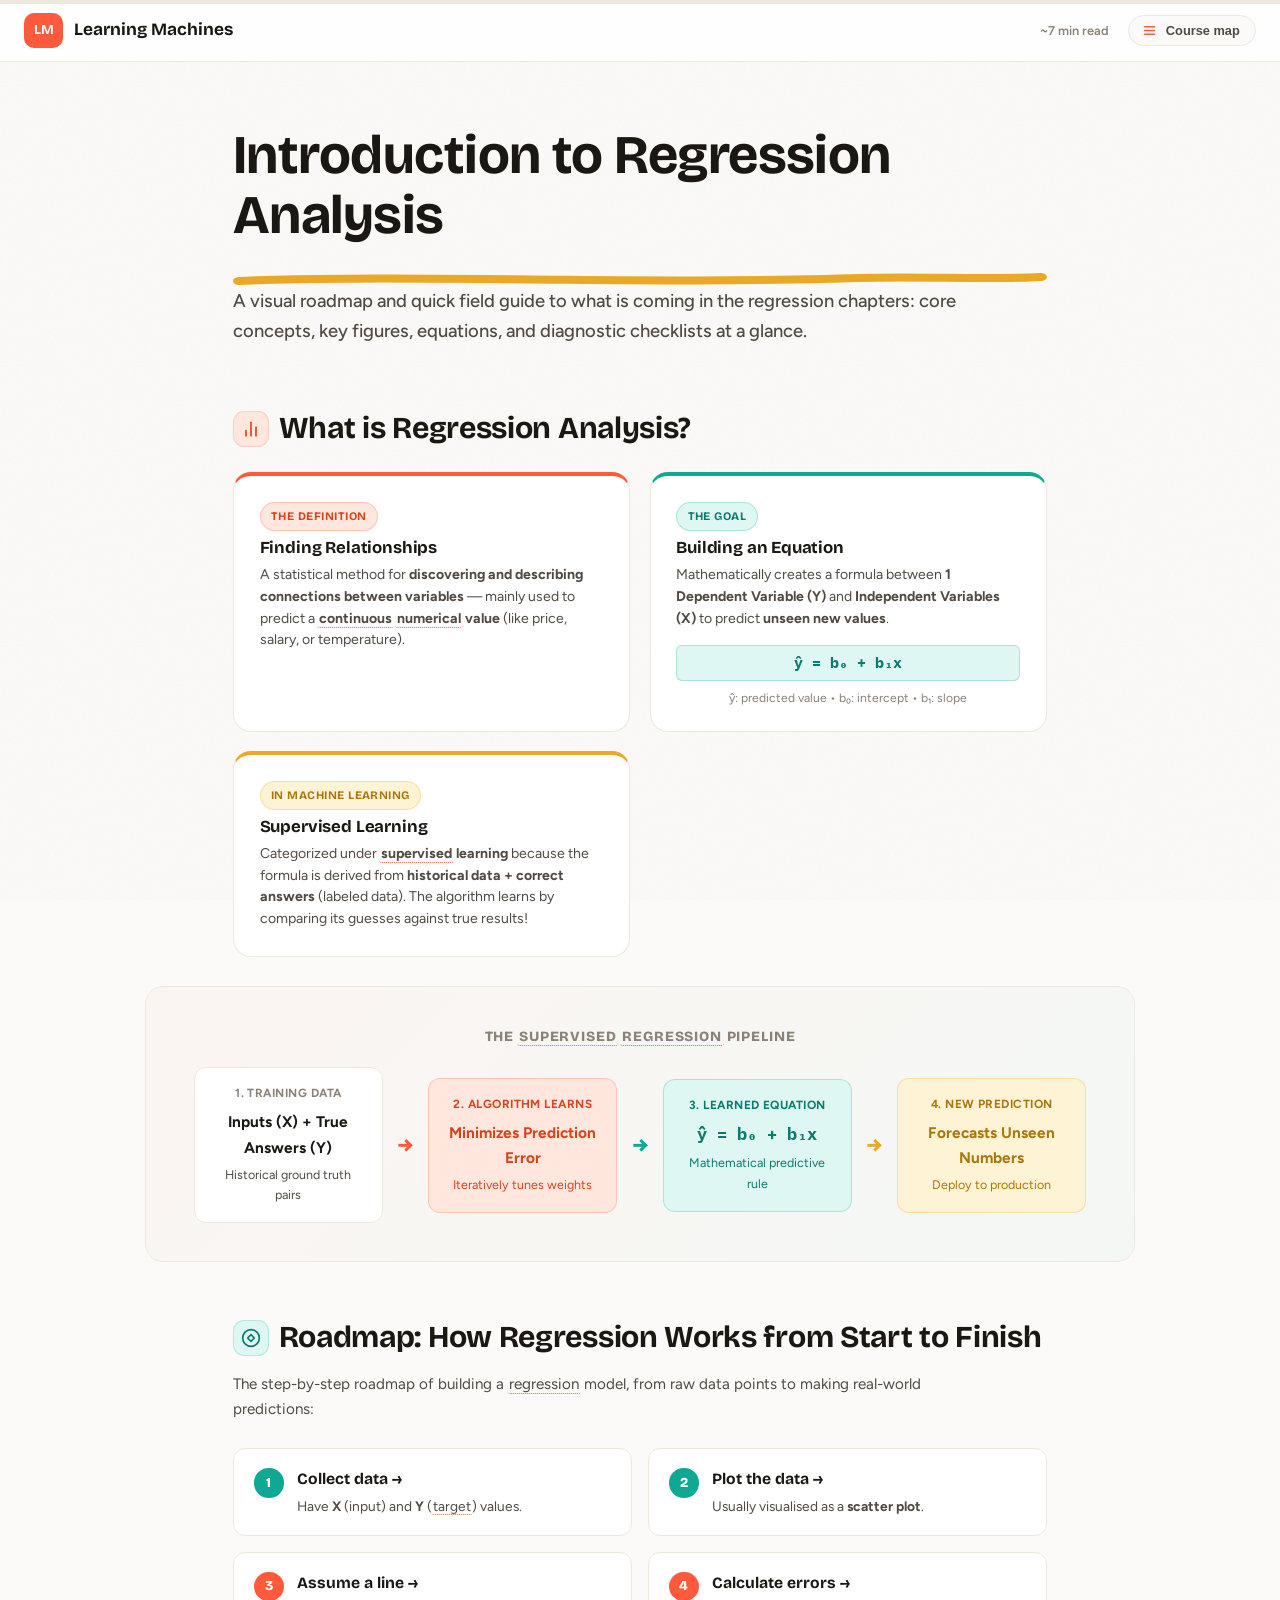
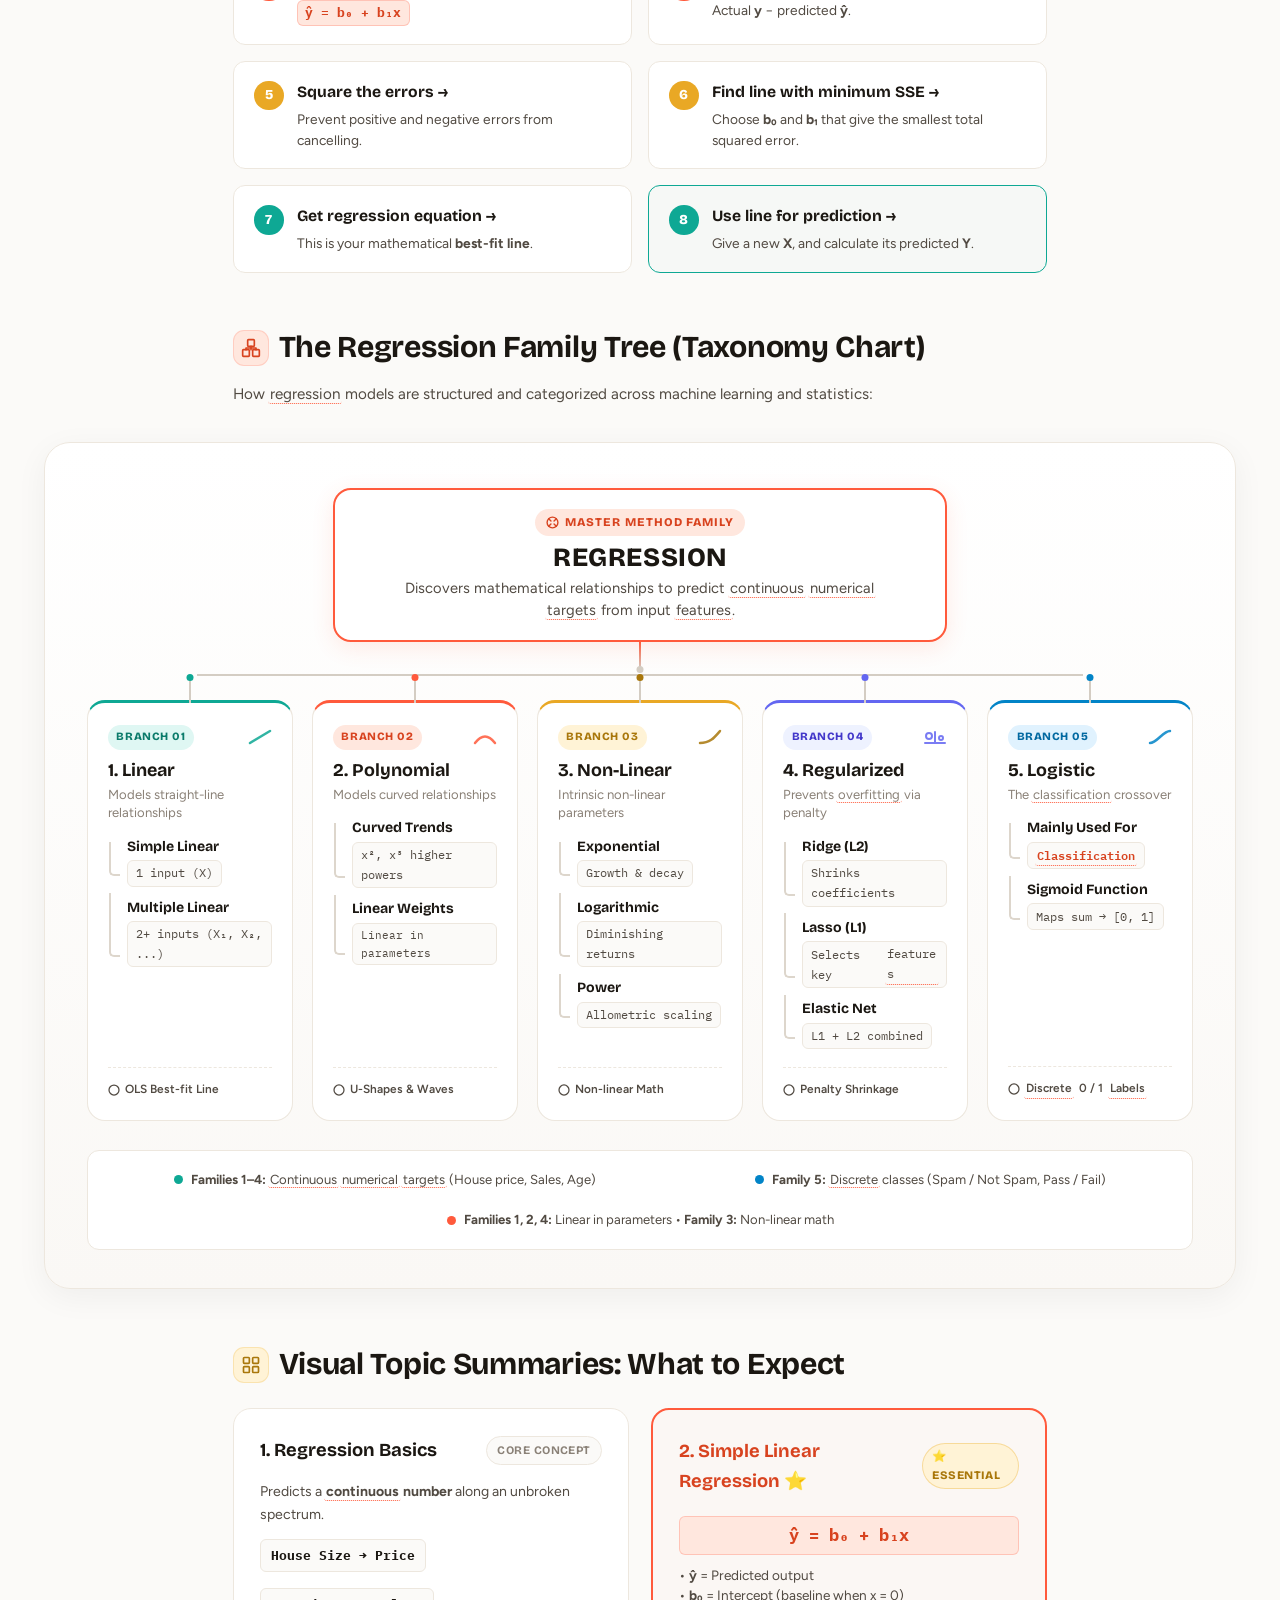
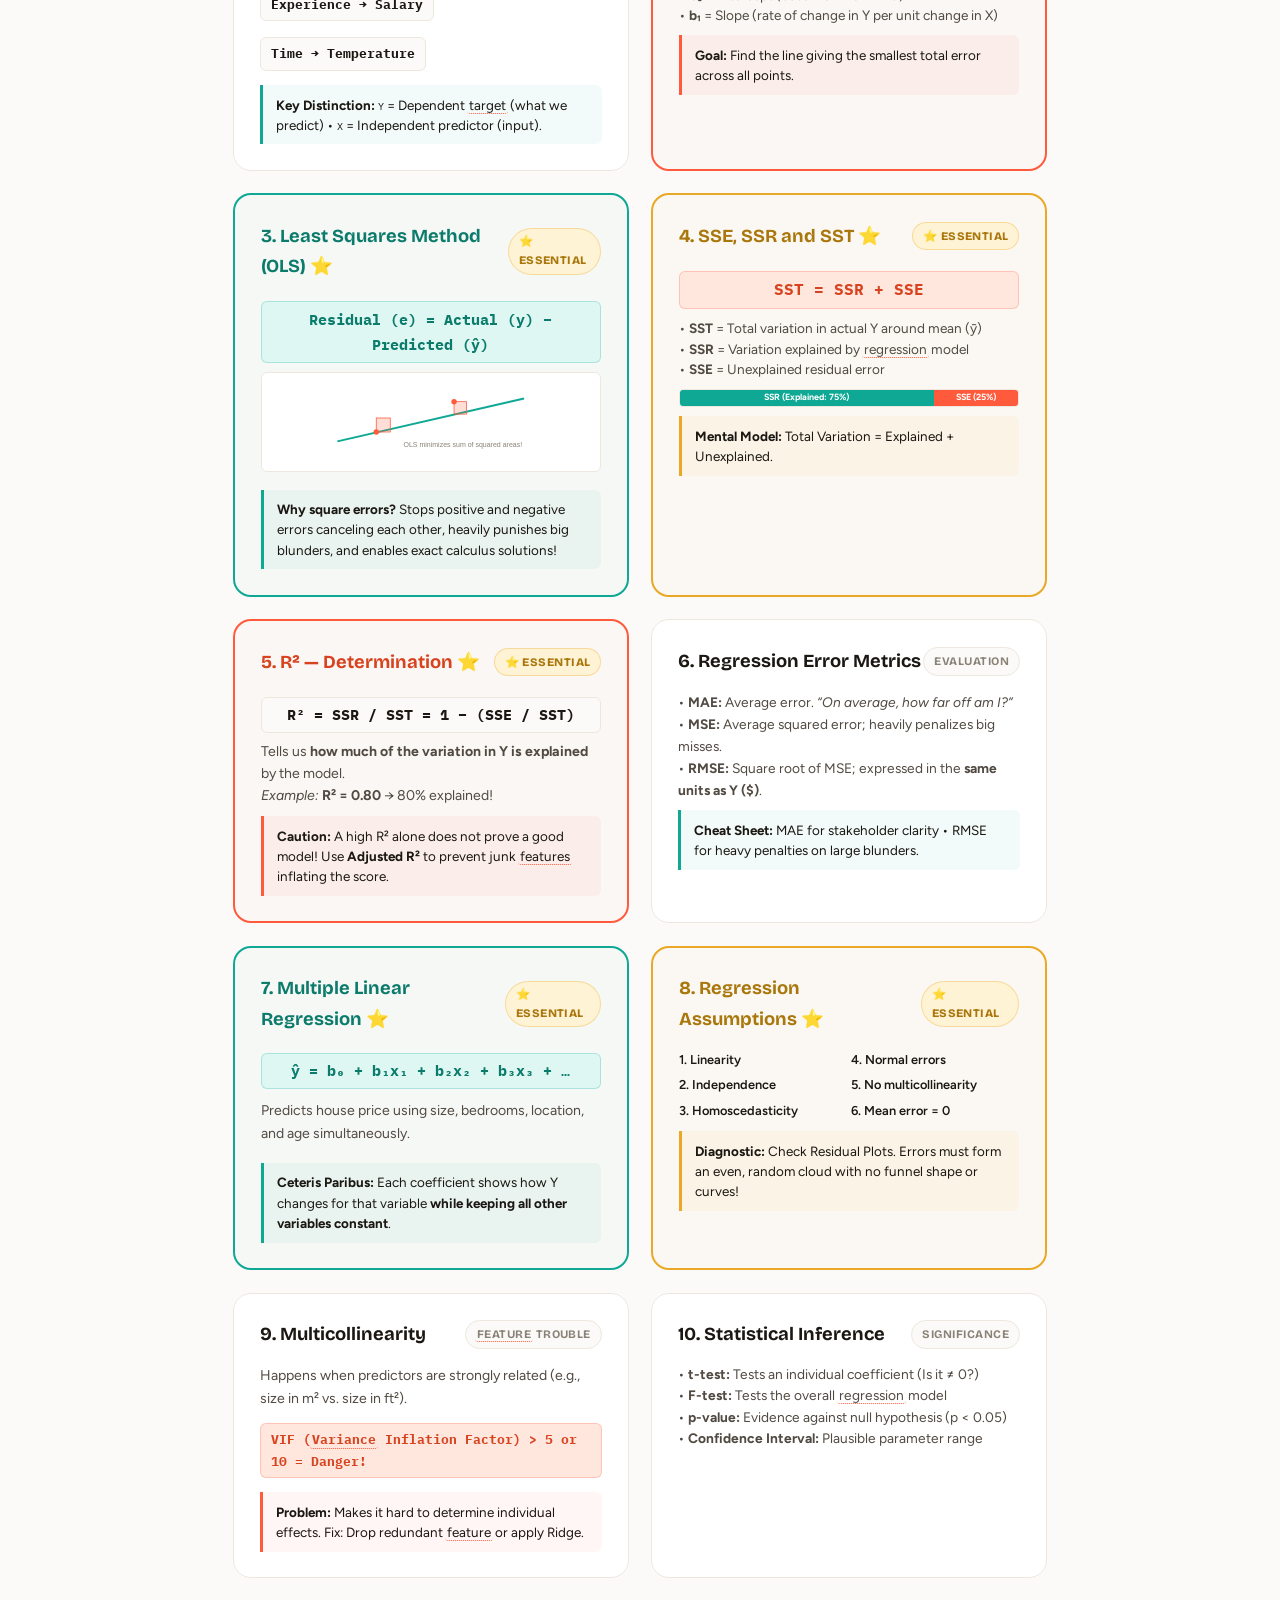
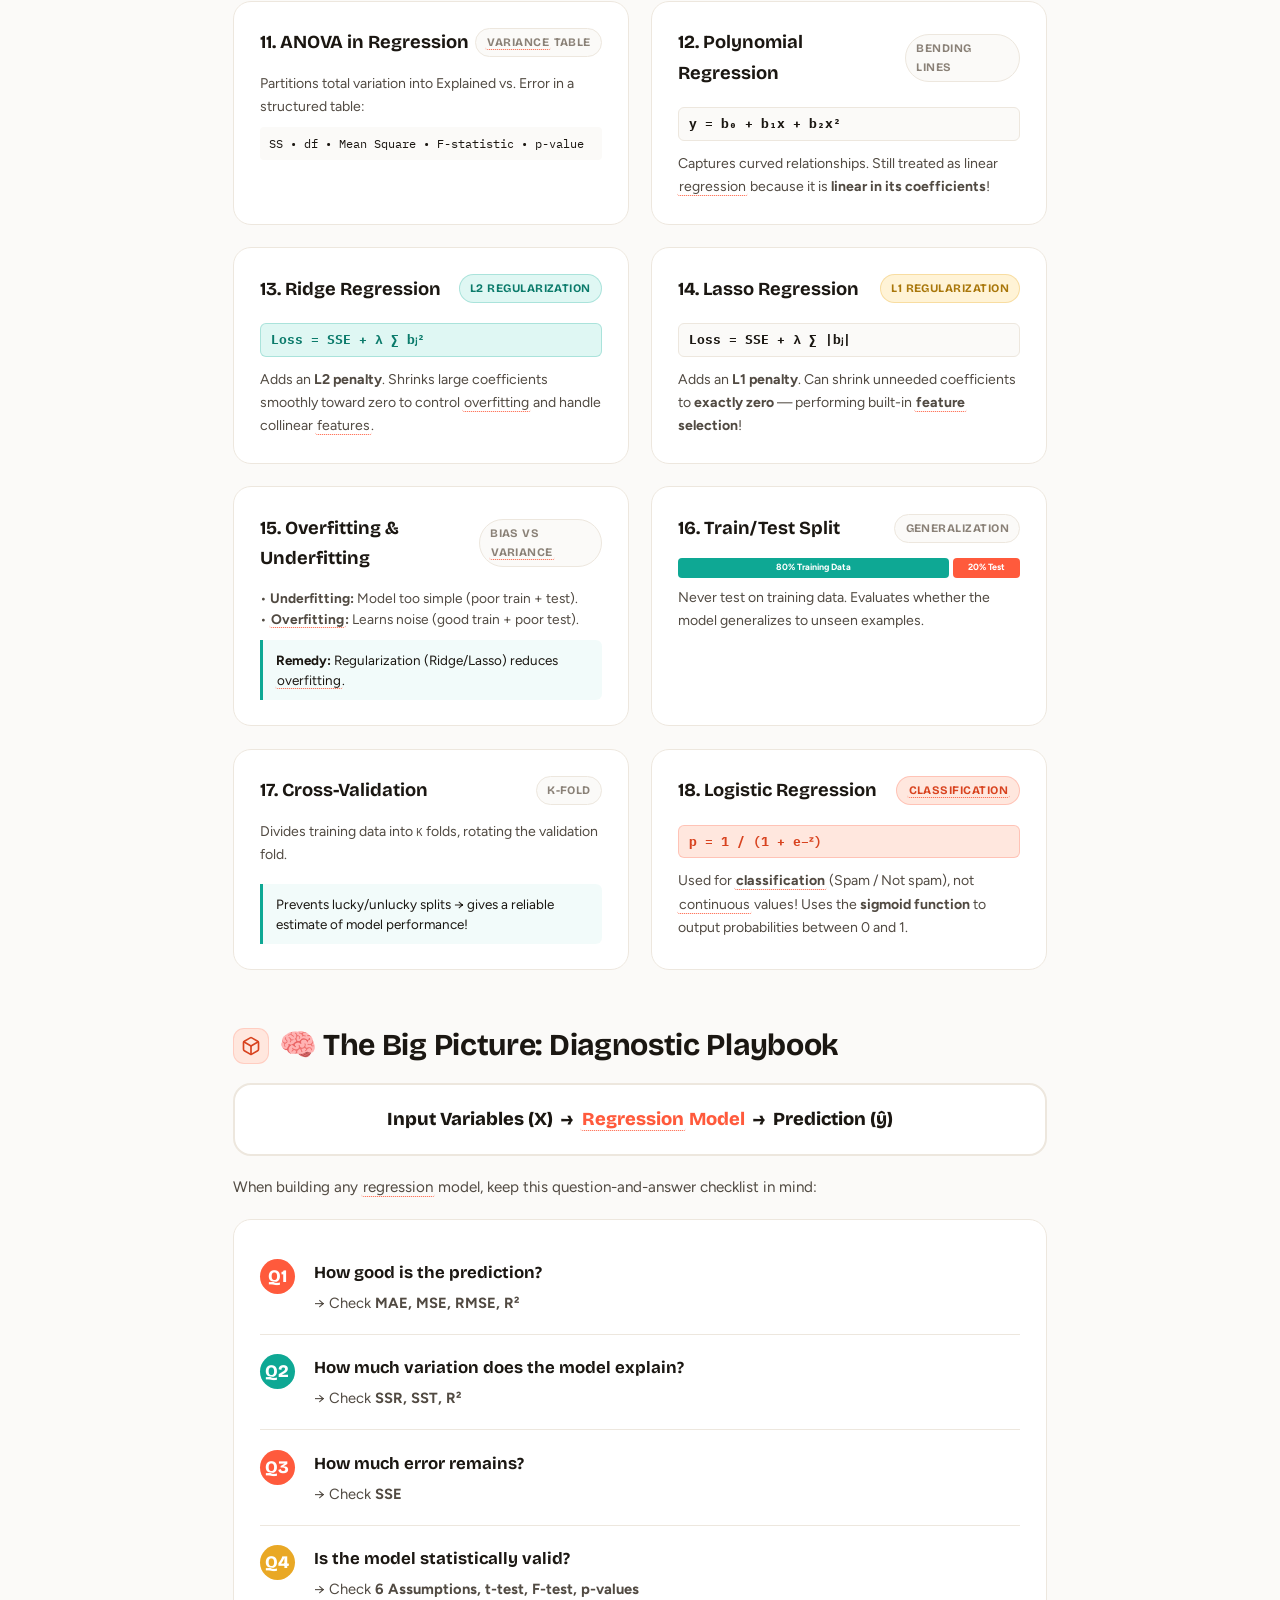
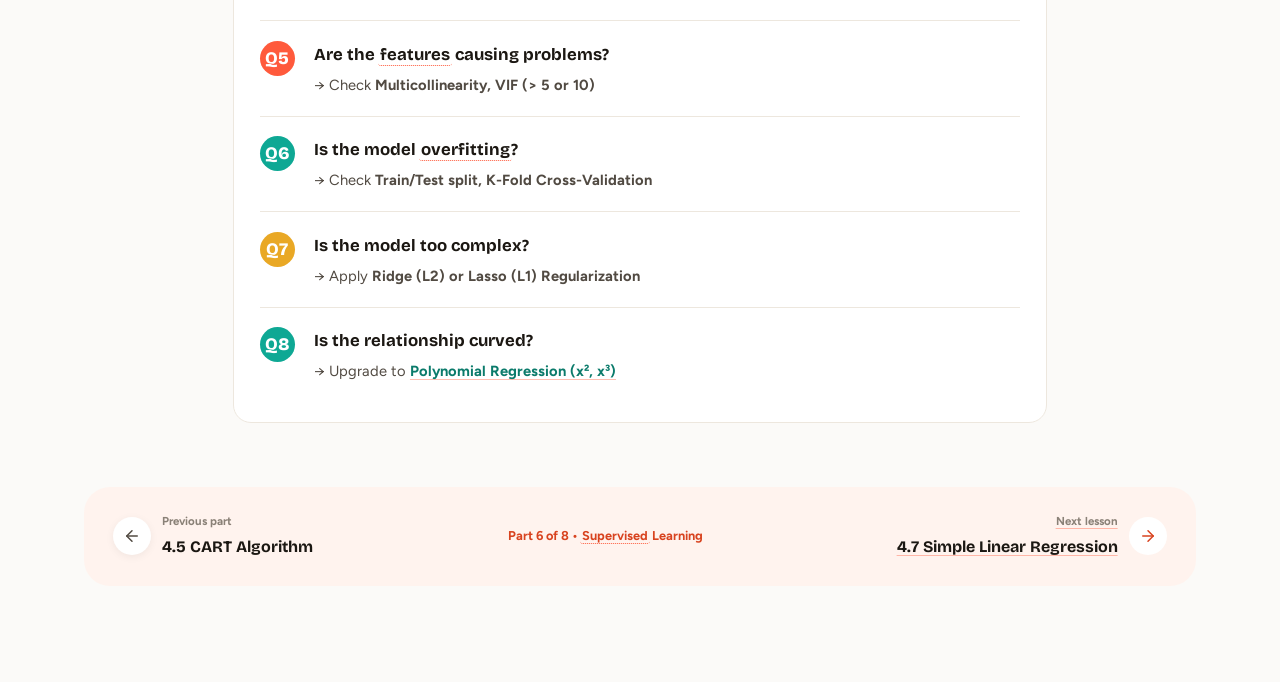
<file: regression-analysis.html>
﻿<!DOCTYPE html>
<html lang="en">
<head>
<meta charset="UTF-8">
<meta name="viewport" content="width=device-width, initial-scale=1.0">
<title>Introduction to Regression Analysis &ndash; Learning Machines</title>
<meta name="description" content="Visual overview and roadmap to Regression Analysis: Simple and Multiple Regression, Ordinary Least Squares, variance metrics, assumptions, regularization, and practical diagnostics.">
<link rel="preconnect" href="https://fonts.googleapis.com">
<link rel="preconnect" href="https://fonts.gstatic.com" crossorigin>
<link href="https://fonts.googleapis.com/css2?family=Bricolage+Grotesque:opsz,wght@12..96,500;12..96,600;12..96,700&family=Figtree:wght@400;500;600;700&family=IBM+Plex+Mono:wght@500;600&display=swap" rel="stylesheet">
<link rel="icon" type="image/svg+xml" href="favicon.svg">
<link rel="stylesheet" href="style.css">
</head>
<body>

<div class="grain" aria-hidden="true"></div>

<div class="progress-rail" aria-hidden="true"><div class="progress-fill" id="progressFill"></div></div>

<header class="top-bar">
  <div class="top-bar__brand">
    <span class="course-nav__mark">LM</span>
    <span class="top-bar__title">Learning Machines</span>
  </div>
  <div class="top-bar__controls">
    <span class="top-bar__time" id="readTime">~6 min read</span>
    <button class="nav-toggle" id="navToggle" aria-expanded="false" aria-controls="courseNav">
      <svg width="15" height="15" viewBox="0 0 24 24" fill="none" stroke="currentColor" stroke-width="2.2" stroke-linecap="round" stroke-linejoin="round" aria-hidden="true"><line x1="4" x2="20" y1="6" y2="6"/><line x1="4" x2="20" y1="12" y2="12"/><line x1="4" x2="20" y1="18" y2="18"/></svg>
      <span class="nav-toggle__label">Course map</span>
    </button>
  </div>
</header>

<div class="nav-overlay" id="navOverlay" aria-hidden="true"></div>

<!-- ============ SLIDE-OVER SIDEBAR ============ -->
<aside class="course-nav" id="courseNav">
  <div class="course-nav__header">
    <h2 class="course-nav__title-side">Course map</h2>
    <button class="nav-close" id="navClose" aria-label="Close nav">
      <svg width="20" height="20" viewBox="0 0 24 24" fill="none" stroke="currentColor" stroke-width="2" stroke-linecap="round" stroke-linejoin="round"><path d="M18 6 6 18M6 6l12 12"/></svg>
    </button>
  </div>
  <p class="course-nav__tagline">A slow, careful path through machine learning, start to finish.</p>

  <ol class="course-nav__list">
    <li class="course-nav__item is-completed">
      <a href="index.html" class="course-nav__inner-link">
        <span class="course-nav__num">1</span>
        <div>
          <span class="course-nav__name">Introduction</span>
          <span class="course-nav__state">completed</span>
        </div>
      </a>
    </li>
    <li class="course-nav__item is-completed">
      <a href="data-preprocessing.html" class="course-nav__inner-link">
        <span class="course-nav__num">2</span>
        <div>
          <span class="course-nav__name">Data Preprocessing</span>
          <span class="course-nav__state">completed</span>
        </div>
      </a>
    </li>
    <li class="course-nav__item is-completed">
      <a href="eda.html" class="course-nav__inner-link">
        <span class="course-nav__num">3</span>
        <div>
          <span class="course-nav__name">Exploratory Data Analysis</span>
          <span class="course-nav__state">completed</span>
        </div>
      </a>
    </li>
    <li class="course-nav__item is-active-group">
      <span class="course-nav__num">4</span>
      <div>
        <span class="course-nav__name">Supervised Learning</span>
        <span class="course-nav__state">in progress</span>
      </div>
    </li>
    <ol class="course-nav__sub-list">
      <li class="course-nav__sub-item is-completed">
        <a href="supervised-learning.html">
          <span class="course-nav__sub-num">4.1</span>
          <div>
            <span class="course-nav__sub-name">Introduction</span>
            <span class="course-nav__state">completed</span>
          </div>
        </a>
      </li>
      <li class="course-nav__sub-item is-completed">
        <a href="classification.html">
          <span class="course-nav__sub-num">4.2</span>
          <div>
            <span class="course-nav__sub-name">Classification &amp; Decision Trees</span>
            <span class="course-nav__state">completed</span>
          </div>
        </a>
      </li>
      <li class="course-nav__sub-item is-completed">
        <a href="id3-algorithm.html">
          <span class="course-nav__sub-num">4.3</span>
          <div>
            <span class="course-nav__sub-name">ID3 Algorithm</span>
            <span class="course-nav__state">completed</span>
          </div>
        </a>
      </li>
      <li class="course-nav__sub-item is-completed">
        <a href="c45-algorithm.html">
          <span class="course-nav__sub-num">4.4</span>
          <div>
            <span class="course-nav__sub-name">C4.5 Algorithm</span>
            <span class="course-nav__state">completed</span>
          </div>
        </a>
      </li>
      <li class="course-nav__sub-item is-completed">
        <a href="cart-algorithm.html">
          <span class="course-nav__sub-num">4.5</span>
          <div>
            <span class="course-nav__sub-name">CART Algorithm</span>
            <span class="course-nav__state">completed</span>
          </div>
        </a>
      </li>
      <li class="course-nav__sub-item is-active">
        <a href="regression-analysis.html">
          <span class="course-nav__sub-num">4.6</span>
          <div>
            <span class="course-nav__sub-name">Introduction to Regression</span>
            <span class="course-nav__state">reading now</span>
          </div>
        </a>
      </li>
      <li class="course-nav__sub-item">
        <a href="simple-linear-regression.html">
          <span class="course-nav__sub-num">4.7</span>
          <div>
            <span class="course-nav__sub-name">Simple Linear Regression</span>
            <span class="course-nav__state">available now</span>
          </div>
        </a>
      </li>
      <li class="course-nav__sub-item">
        <a href="polynomial-regression.html">
          <span class="course-nav__sub-num">4.8</span>
          <div>
            <span class="course-nav__sub-name">Polynomial Regression</span>
            <span class="course-nav__state">available now</span>
          </div>
        </a>
      </li>
    </ol>
    <li class="course-nav__item">
      <a href="unsupervised-learning.html" class="course-nav__inner-link">
        <span class="course-nav__num">5</span>
        <div>
          <span class="course-nav__name">Unsupervised Learning</span>
          <span class="course-nav__state">available now</span>
        </div>
      </a>
    </li>
    <ol class="course-nav__sub-list">
      <li class="course-nav__sub-item">
        <a href="unsupervised-learning.html">
          <span class="course-nav__sub-num">5.1</span>
          <div>
            <span class="course-nav__sub-name">Introduction</span>
            <span class="course-nav__state">available now</span>
          </div>
        </a>
      </li>
      <li class="course-nav__sub-item">
        <a href="hierarchical-clustering.html">
          <span class="course-nav__sub-num">5.2</span>
          <div>
            <span class="course-nav__sub-name">Hierarchical Clustering</span>
            <span class="course-nav__state">available now</span>
          </div>
        </a>
      </li>
    </ol>
    <li class="course-nav__item is-locked">
      <span class="course-nav__num">6</span>
      <div>
        <span class="course-nav__name">Reinforcement Learning</span>
        <span class="course-nav__state">
          <svg class="course-nav__lock" width="12" height="12" viewBox="0 0 24 24" fill="none" stroke="currentColor" stroke-width="2" stroke-linecap="round" stroke-linejoin="round" aria-hidden="true"><rect width="18" height="11" x="3" y="11" rx="2" ry="2"/><path d="M7 11V7a5 5 0 0 1 10 0v4"/></svg>
          coming soon
        </span>
      </div>
    </li>
  </ol>
</aside>

<div class="shell">

  <!-- ============ MAIN ARTICLE ============ -->
  <main class="lesson">

    <header class="lesson__header">
      <span class="lesson__eyebrow-free-title">
        <h1>Introduction to Regression Analysis</h1>
        <svg class="title-underline" viewBox="0 0 520 14" preserveAspectRatio="none" aria-hidden="true">
          <path d="M4 9 C 120 2, 260 13, 400 6 C 440 4, 480 8, 516 5"/>
        </svg>
      </span>
      <p class="lesson__dek">A visual roadmap and quick field guide to what is coming in the regression chapters: core concepts, key figures, equations, and diagnostic checklists at a glance.</p>
    </header>

    <!-- =========================================================================
         WHAT IS REGRESSION ANALYSIS? (VISUAL ESSENCE)
         ========================================================================= -->
    <section class="block" id="what-is-regression">
      <div class="block__body">
        <h2 class="fade-up animate-on-scroll">
          <span class="icon-badge icon-badge--coral">
            <svg viewBox="0 0 24 24" fill="none" stroke="currentColor" stroke-width="2" stroke-linecap="round" stroke-linejoin="round" aria-hidden="true"><line x1="18" y1="20" x2="18" y2="10"/><line x1="12" y1="20" x2="12" y2="4"/><line x1="6" y1="20" x2="6" y2="14"/></svg>
          </span>
          What is Regression Analysis?
        </h2>

        <!-- High-Impact 3-Pillar Visual Card -->
        <div class="reg-grid-3 fade-up animate-on-scroll">
          <div class="reg-card" style="border-top: 4px solid var(--coral);">
            <div class="reg-badge reg-badge--coral" style="align-self: flex-start; margin-bottom: 0.5rem;">The Definition</div>
            <h3 style="font-family: var(--display); font-size: 1.05rem; margin: 0 0 0.4rem;">Finding Relationships</h3>
            <p style="font-size: 0.88rem; color: var(--ink-soft); margin: 0; line-height: 1.55;">
              A statistical method for <strong>discovering and describing connections between variables</strong> &mdash; mainly used to predict a <strong>continuous numerical value</strong> (like price, salary, or temperature).
            </p>
          </div>

          <div class="reg-card" style="border-top: 4px solid var(--teal);">
            <div class="reg-badge reg-badge--teal" style="align-self: flex-start; margin-bottom: 0.5rem;">The Goal</div>
            <h3 style="font-family: var(--display); font-size: 1.05rem; margin: 0 0 0.4rem;">Building an Equation</h3>
            <p style="font-size: 0.88rem; color: var(--ink-soft); margin: 0 0 0.5rem; line-height: 1.55;">
              Mathematically creates a formula between <strong>1 Dependent Variable (Y)</strong> and <strong>Independent Variables (X)</strong> to predict <strong>unseen new values</strong>.
            </p>
            <div class="reg-pill-formula reg-pill-formula--teal" style="text-align: center; font-size: 0.96rem; display: block; margin: 0.45rem 0;">
              ŷ = b₀ + b₁x
            </div>
            <div style="font-size: 0.76rem; color: var(--muted); text-align: center; line-height: 1.4;">
              ŷ: predicted value &bull; b₀: intercept &bull; b₁: slope
            </div>
          </div>

          <div class="reg-card" style="border-top: 4px solid var(--gold);">
            <div class="reg-badge reg-badge--gold" style="align-self: flex-start; margin-bottom: 0.5rem;">In Machine Learning</div>
            <h3 style="font-family: var(--display); font-size: 1.05rem; margin: 0 0 0.4rem;">Supervised Learning</h3>
            <p style="font-size: 0.88rem; color: var(--ink-soft); margin: 0; line-height: 1.55;">
              Categorized under <strong>supervised learning</strong> because the formula is derived from <strong>historical data + correct answers</strong> (labeled data). The algorithm learns by comparing its guesses against true results!
            </p>
          </div>
        </div>

        <!-- Visual Supervised Equation Flow Diagram -->
        <div class="reg-card reg-flow-wide fade-up animate-on-scroll" style="background: linear-gradient(135deg, rgba(255,90,60,0.03) 0%, rgba(14,168,148,0.03) 100%);">
          <div style="font-family: var(--display); font-size: 0.88rem; font-weight: 800; color: var(--muted); text-transform: uppercase; letter-spacing: 0.06em; text-align: center; margin-bottom: 1.2rem;">
            The Supervised Regression Pipeline
          </div>
          <div class="reg-flow-steps">
            <div class="reg-flow-step">
              <div style="font-size: 0.74rem; color: var(--muted); font-weight: 700; text-transform: uppercase; letter-spacing: 0.04em; margin-bottom: 0.35rem;">1. Training Data</div>
              <div style="font-weight: 700; color: var(--ink); font-size: 0.96rem;">Inputs (X) + True Answers (Y)</div>
              <div style="font-size: 0.78rem; color: var(--ink-soft); margin-top: 0.3rem;">Historical ground truth pairs</div>
            </div>

            <div class="reg-flow-arrow">&rarr;</div>

            <div class="reg-flow-step" style="background: var(--coral-tint); border-color: rgba(255,90,60,0.25);">
              <div style="font-size: 0.74rem; color: var(--coral-dark); font-weight: 700; text-transform: uppercase; letter-spacing: 0.04em; margin-bottom: 0.35rem;">2. Algorithm Learns</div>
              <div style="font-weight: 700; color: var(--coral-dark); font-size: 0.96rem;">Minimizes Prediction Error</div>
              <div style="font-size: 0.78rem; color: var(--coral-dark); margin-top: 0.3rem;">Iteratively tunes weights</div>
            </div>

            <div class="reg-flow-arrow" style="color: var(--teal);">&rarr;</div>

            <div class="reg-flow-step" style="background: var(--teal-tint); border-color: rgba(14,168,148,0.25);">
              <div style="font-size: 0.74rem; color: var(--teal-dark); font-weight: 700; text-transform: uppercase; letter-spacing: 0.04em; margin-bottom: 0.35rem;">3. Learned Equation</div>
              <div style="font-family: 'IBM Plex Mono', monospace; font-weight: 700; color: var(--teal-dark); font-size: 1.05rem;">ŷ = b₀ + b₁x</div>
              <div style="font-size: 0.78rem; color: var(--teal-dark); margin-top: 0.3rem;">Mathematical predictive rule</div>
            </div>

            <div class="reg-flow-arrow" style="color: var(--gold);">&rarr;</div>

            <div class="reg-flow-step" style="background: var(--gold-tint); border-color: rgba(233,168,37,0.3);">
              <div style="font-size: 0.74rem; color: var(--gold-dark); font-weight: 700; text-transform: uppercase; letter-spacing: 0.04em; margin-bottom: 0.35rem;">4. New Prediction</div>
              <div style="font-weight: 700; color: var(--gold-dark); font-size: 0.96rem;">Forecasts Unseen Numbers</div>
              <div style="font-size: 0.78rem; color: var(--gold-dark); margin-top: 0.3rem;">Deploy to production</div>
            </div>
          </div>
        </div>

      </div>
    </section>

    <!-- =========================================================================
         ROADMAP: HOW REGRESSION WORKS & CHAPTER PHASES
         ========================================================================= -->
    <section class="block" id="upcoming-roadmap">
      <div class="block__body">
        <h2 class="fade-up animate-on-scroll">
          <span class="icon-badge icon-badge--teal">
            <svg viewBox="0 0 24 24" fill="none" stroke="currentColor" stroke-width="2" stroke-linecap="round" stroke-linejoin="round" aria-hidden="true"><circle cx="12" cy="12" r="10"/><polygon points="12 8 8 12 12 16 16 12 12 8"/></svg>
          </span>
          Roadmap: How Regression Works from Start to Finish
        </h2>
        <p class="fade-up animate-on-scroll" style="font-size: 0.95rem; color: var(--ink-soft); margin-bottom: 1.4rem;">
          The step-by-step roadmap of building a regression model, from raw data points to making real-world predictions:
        </p>

        <!-- 8-Step Process Roadmap Grid -->
        <div class="reg-steps-grid fade-up animate-on-scroll">
          <!-- Step 1 -->
          <div class="reg-step-box">
            <div class="reg-step-badge">1</div>
            <div class="reg-step-content">
              <div class="reg-step-title">Collect data &rarr;</div>
              <p class="reg-step-desc">Have <strong>X</strong> (input) and <strong>Y</strong> (target) values.</p>
            </div>
          </div>

          <!-- Step 2 -->
          <div class="reg-step-box">
            <div class="reg-step-badge">2</div>
            <div class="reg-step-content">
              <div class="reg-step-title">Plot the data &rarr;</div>
              <p class="reg-step-desc">Usually visualised as a <strong>scatter plot</strong>.</p>
            </div>
          </div>

          <!-- Step 3 -->
          <div class="reg-step-box">
            <div class="reg-step-badge reg-step-badge--coral">3</div>
            <div class="reg-step-content">
              <div class="reg-step-title">Assume a line &rarr;</div>
              <p class="reg-step-desc"><span class="reg-pill-formula reg-pill-formula--coral" style="padding: 0.15rem 0.45rem; font-size: 0.8rem; margin: 0;">ŷ = b₀ + b₁x</span></p>
            </div>
          </div>

          <!-- Step 4 -->
          <div class="reg-step-box">
            <div class="reg-step-badge reg-step-badge--coral">4</div>
            <div class="reg-step-content">
              <div class="reg-step-title">Calculate errors &rarr;</div>
              <p class="reg-step-desc">Actual <strong>y</strong> &minus; predicted <strong>ŷ</strong>.</p>
            </div>
          </div>

          <!-- Step 5 -->
          <div class="reg-step-box">
            <div class="reg-step-badge reg-step-badge--gold">5</div>
            <div class="reg-step-content">
              <div class="reg-step-title">Square the errors &rarr;</div>
              <p class="reg-step-desc">Prevent positive and negative errors from cancelling.</p>
            </div>
          </div>

          <!-- Step 6 -->
          <div class="reg-step-box">
            <div class="reg-step-badge reg-step-badge--gold">6</div>
            <div class="reg-step-content">
              <div class="reg-step-title">Find line with minimum SSE &rarr;</div>
              <p class="reg-step-desc">Choose <strong>b₀</strong> and <strong>b₁</strong> that give the smallest total squared error.</p>
            </div>
          </div>

          <!-- Step 7 -->
          <div class="reg-step-box">
            <div class="reg-step-badge">7</div>
            <div class="reg-step-content">
              <div class="reg-step-title">Get regression equation &rarr;</div>
              <p class="reg-step-desc">This is your mathematical <strong>best-fit line</strong>.</p>
            </div>
          </div>

          <!-- Step 8 -->
          <div class="reg-step-box" style="border-color: var(--teal); background: rgba(14,168,148,0.02);">
            <div class="reg-step-badge">8</div>
            <div class="reg-step-content">
              <div class="reg-step-title">Use line for prediction &rarr;</div>
              <p class="reg-step-desc">Give a new <strong>X</strong>, and calculate its predicted <strong>Y</strong>.</p>
            </div>
          </div>
        </div>


      </div>
    </section>

    <!-- =========================================================================
         REGRESSION TAXONOMY TREE CHART
         ========================================================================= -->
    <section class="block" id="regression-taxonomy">
      <div class="block__body">
        <h2 class="fade-up animate-on-scroll">
          <span class="icon-badge icon-badge--coral">
            <svg viewBox="0 0 24 24" fill="none" stroke="currentColor" stroke-width="2" stroke-linecap="round" stroke-linejoin="round" aria-hidden="true"><rect width="8" height="8" x="8" y="2" rx="1"/><rect width="8" height="8" x="2" y="14" rx="1"/><rect width="8" height="8" x="14" y="14" rx="1"/><path d="M12 10v4"/><path d="M6 14v-2h12v2"/></svg>
          </span>
          The Regression Family Tree (Taxonomy Chart)
        </h2>
        <p class="fade-up animate-on-scroll" style="font-size: 0.95rem; color: var(--ink-soft); margin-bottom: 1.4rem;">
          How regression models are structured and categorized across machine learning and statistics:
        </p>
      </div>

      <!-- Taxonomy Tree Container (Wide Infographic Canvas) -->
      <div class="reg-tree-wrap fade-up animate-on-scroll">
          
          <!-- Master Root Node -->
          <div class="reg-tree-root">
            <div class="reg-tree-root__card">
              <span class="reg-tree-root__badge">
                <svg width="13" height="13" viewBox="0 0 24 24" fill="none" stroke="currentColor" stroke-width="2.5" stroke-linecap="round" stroke-linejoin="round" aria-hidden="true"><circle cx="12" cy="12" r="10"/><path d="m4.93 4.93 4.24 4.24"/><path d="m14.83 9.17 4.24-4.24"/><path d="m14.83 14.83 4.24 4.24"/><path d="m9.17 14.83-4.24 4.24"/></svg>
                Master Method Family
              </span>
              <h3 class="reg-tree-root__title">REGRESSION</h3>
              <p class="reg-tree-root__desc">
                Discovers mathematical relationships to predict continuous numerical targets from input features.
              </p>
            </div>
            <!-- Downward Root Stem -->
            <div class="reg-tree-stem" aria-hidden="true"></div>
          </div>

          <!-- Desktop Branch Distribution Rail -->
          <div class="reg-tree-desktop-rail" aria-hidden="true"></div>

          <!-- The 5 Family Columns Grid -->
          <div class="reg-tree-columns">

            <!-- 1. Linear Regression -->
            <div class="reg-family-card reg-family-card--teal">
              <div class="reg-family-card__head">
                <span class="reg-family-badge">Branch 01</span>
                <span class="reg-family-curve-icon" title="Straight line">
                  <svg width="24" height="16" viewBox="0 0 24 16" fill="none" stroke="currentColor" stroke-width="2.5" stroke-linecap="round" aria-hidden="true"><line x1="2" y1="14" x2="22" y2="2"/></svg>
                </span>
              </div>
              <h4 class="reg-family-title">1. Linear</h4>
              <p class="reg-family-desc">Models straight-line relationships</p>

              <ul class="reg-tree-nodes">
                <li class="reg-tree-node">
                  <div class="reg-node-name">Simple Linear</div>
                  <div class="reg-node-leaf">1 input (X)</div>
                </li>
                <li class="reg-tree-node">
                  <div class="reg-node-name">Multiple Linear</div>
                  <div class="reg-node-leaf">2+ inputs (X₁, X₂, ...)</div>
                </li>
              </ul>

              <div class="reg-family-footer">
                <span class="reg-family-tag">
                  <svg width="12" height="12" viewBox="0 0 24 24" fill="none" stroke="currentColor" stroke-width="2.5" aria-hidden="true"><circle cx="12" cy="12" r="10"/></svg>
                  OLS Best-fit Line
                </span>
              </div>
            </div>

            <!-- 2. Polynomial Regression -->
            <div class="reg-family-card reg-family-card--coral">
              <div class="reg-family-card__head">
                <span class="reg-family-badge">Branch 02</span>
                <span class="reg-family-curve-icon" title="Curved parabola">
                  <svg width="24" height="16" viewBox="0 0 24 16" fill="none" stroke="currentColor" stroke-width="2.5" stroke-linecap="round" aria-hidden="true"><path d="M2 14 Q12 1 22 14"/></svg>
                </span>
              </div>
              <h4 class="reg-family-title">2. Polynomial</h4>
              <p class="reg-family-desc">Models curved relationships</p>

              <ul class="reg-tree-nodes">
                <li class="reg-tree-node">
                  <div class="reg-node-name">Curved Trends</div>
                  <div class="reg-node-leaf">x², x³ higher powers</div>
                </li>
                <li class="reg-tree-node">
                  <div class="reg-node-name">Linear Weights</div>
                  <div class="reg-node-leaf" style="font-size: 0.69rem;">Linear in parameters</div>
                </li>
              </ul>

              <div class="reg-family-footer">
                <span class="reg-family-tag">
                  <svg width="12" height="12" viewBox="0 0 24 24" fill="none" stroke="currentColor" stroke-width="2.5" aria-hidden="true"><circle cx="12" cy="12" r="10"/></svg>
                  U-Shapes &amp; Waves
                </span>
              </div>
            </div>

            <!-- 3. Non-Linear Regression -->
            <div class="reg-family-card reg-family-card--gold">
              <div class="reg-family-card__head">
                <span class="reg-family-badge">Branch 03</span>
                <span class="reg-family-curve-icon" title="Exponential growth curve">
                  <svg width="24" height="16" viewBox="0 0 24 16" fill="none" stroke="currentColor" stroke-width="2.5" stroke-linecap="round" aria-hidden="true"><path d="M2 14 C12 14, 16 9, 22 2"/></svg>
                </span>
              </div>
              <h4 class="reg-family-title">3. Non-Linear</h4>
              <p class="reg-family-desc">Intrinsic non-linear parameters</p>

              <ul class="reg-tree-nodes">
                <li class="reg-tree-node">
                  <div class="reg-node-name">Exponential</div>
                  <div class="reg-node-leaf">Growth &amp; decay</div>
                </li>
                <li class="reg-tree-node">
                  <div class="reg-node-name">Logarithmic</div>
                  <div class="reg-node-leaf">Diminishing returns</div>
                </li>
                <li class="reg-tree-node">
                  <div class="reg-node-name">Power</div>
                  <div class="reg-node-leaf">Allometric scaling</div>
                </li>
              </ul>

              <div class="reg-family-footer">
                <span class="reg-family-tag">
                  <svg width="12" height="12" viewBox="0 0 24 24" fill="none" stroke="currentColor" stroke-width="2.5" aria-hidden="true"><circle cx="12" cy="12" r="10"/></svg>
                  Non-linear Math
                </span>
              </div>
            </div>

            <!-- 4. Regularized Regression -->
            <div class="reg-family-card reg-family-card--purple">
              <div class="reg-family-card__head">
                <span class="reg-family-badge">Branch 04</span>
                <span class="reg-family-curve-icon" title="Penalty / Shrinkage">
                  <svg width="24" height="16" viewBox="0 0 24 16" fill="none" stroke="currentColor" stroke-width="2" stroke-linecap="round" aria-hidden="true"><line x1="2" y1="14" x2="22" y2="14"/><line x1="12" y1="14" x2="12" y2="3"/><circle cx="6" cy="7" r="3"/><circle cx="18" cy="9" r="2"/></svg>
                </span>
              </div>
              <h4 class="reg-family-title">4. Regularized</h4>
              <p class="reg-family-desc">Prevents overfitting via penalty</p>

              <ul class="reg-tree-nodes">
                <li class="reg-tree-node">
                  <div class="reg-node-name">Ridge (L2)</div>
                  <div class="reg-node-leaf">Shrinks coefficients</div>
                </li>
                <li class="reg-tree-node">
                  <div class="reg-node-name">Lasso (L1)</div>
                  <div class="reg-node-leaf">Selects key features</div>
                </li>
                <li class="reg-tree-node">
                  <div class="reg-node-name">Elastic Net</div>
                  <div class="reg-node-leaf">L1 + L2 combined</div>
                </li>
              </ul>

              <div class="reg-family-footer">
                <span class="reg-family-tag">
                  <svg width="12" height="12" viewBox="0 0 24 24" fill="none" stroke="currentColor" stroke-width="2.5" aria-hidden="true"><circle cx="12" cy="12" r="10"/></svg>
                  Penalty Shrinkage
                </span>
              </div>
            </div>

            <!-- 5. Logistic Regression -->
            <div class="reg-family-card reg-family-card--slate">
              <div class="reg-family-card__head">
                <span class="reg-family-badge">Branch 05</span>
                <span class="reg-family-curve-icon" title="Sigmoid S-curve">
                  <svg width="24" height="16" viewBox="0 0 24 16" fill="none" stroke="currentColor" stroke-width="2.5" stroke-linecap="round" aria-hidden="true"><path d="M2 14 C9 14, 15 2, 22 2"/></svg>
                </span>
              </div>
              <h4 class="reg-family-title">5. Logistic</h4>
              <p class="reg-family-desc">The classification crossover</p>

              <ul class="reg-tree-nodes">
                <li class="reg-tree-node">
                  <div class="reg-node-name">Mainly Used For</div>
                  <div class="reg-node-leaf" style="color: var(--coral-dark); font-weight: 600;">Classification</div>
                </li>
                <li class="reg-tree-node">
                  <div class="reg-node-name">Sigmoid Function</div>
                  <div class="reg-node-leaf">Maps sum &rarr; [0, 1]</div>
                </li>
              </ul>

              <div class="reg-family-footer">
                <span class="reg-family-tag">
                  <svg width="12" height="12" viewBox="0 0 24 24" fill="none" stroke="currentColor" stroke-width="2.5" aria-hidden="true"><circle cx="12" cy="12" r="10"/></svg>
                  Discrete 0 / 1 Labels
                </span>
              </div>
            </div>

          </div>

          <!-- Bottom Key Takeaway Strip -->
          <div class="reg-tree-legend">
            <div class="reg-tree-legend-item">
              <span class="reg-tree-legend-dot" style="background: var(--teal);"></span>
              <span><strong>Families 1&ndash;4:</strong> Continuous numerical targets (House price, Sales, Age)</span>
            </div>
            <div class="reg-tree-legend-item">
              <span class="reg-tree-legend-dot" style="background: #0284C7;"></span>
              <span><strong>Family 5:</strong> Discrete classes (Spam / Not Spam, Pass / Fail)</span>
            </div>
            <div class="reg-tree-legend-item">
              <span class="reg-tree-legend-dot" style="background: var(--coral);"></span>
              <span><strong>Families 1, 2, 4:</strong> Linear in parameters &bull; <strong>Family 3:</strong> Non-linear math</span>
            </div>
          </div>

        </div>

    </section>

    <!-- =========================================================================
         VISUAL SUMMARY CARDS: ALL 18 TOPICS AT A GLANCE
         ========================================================================= -->
    <section class="block" id="topics-summary">
      <div class="block__body">
        <h2 class="fade-up animate-on-scroll">
          <span class="icon-badge icon-badge--gold">
            <svg viewBox="0 0 24 24" fill="none" stroke="currentColor" stroke-width="2" stroke-linecap="round" stroke-linejoin="round" aria-hidden="true"><rect width="7" height="7" x="3" y="3" rx="1"/><rect width="7" height="7" x="14" y="3" rx="1"/><rect width="7" height="7" x="14" y="14" rx="1"/><rect width="7" height="7" x="3" y="14" rx="1"/></svg>
          </span>
          Visual Topic Summaries: What to Expect
        </h2>

        <!-- Grid of 18 Topics -->
        <div class="reg-grid-2 fade-up animate-on-scroll">

          <!-- TOPIC 1 -->
          <div class="reg-card">
            <div class="reg-card__head">
              <span class="reg-card__title">1. Regression Basics</span>
              <span class="reg-badge">Core Concept</span>
            </div>
            <p style="font-size: 0.88rem; color: var(--ink-soft); margin: 0 0 0.5rem;">
              Predicts a <strong>continuous number</strong> along an unbroken spectrum.
            </p>
            <div style="display: flex; gap: 0.4rem; flex-wrap: wrap;">
              <span class="reg-pill-formula">House Size &rarr; Price</span>
              <span class="reg-pill-formula">Experience &rarr; Salary</span>
              <span class="reg-pill-formula">Time &rarr; Temperature</span>
            </div>
            <div class="reg-key-note">
              <strong>Key Distinction:</strong> <code>Y</code> = Dependent target (what we predict) &bull; <code>X</code> = Independent predictor (input).
            </div>
          </div>

          <!-- TOPIC 2: ESSENTIAL ⭐ -->
          <div class="reg-card" style="border: 2px solid var(--coral); background: rgba(255,90,60,0.02);">
            <div class="reg-card__head">
              <span class="reg-card__title" style="color: var(--coral-dark);">2. Simple Linear Regression ⭐</span>
              <span class="reg-star-tag">⭐ Essential</span>
            </div>
            <div class="reg-pill-formula reg-pill-formula--coral" style="font-size: 1.05rem; text-align: center; display: block; margin-bottom: 0.6rem;">
              ŷ = b₀ + b₁x
            </div>
            <div style="font-size: 0.85rem; color: var(--ink-soft); line-height: 1.5;">
              &bull; <strong>ŷ</strong> = Predicted output<br>
              &bull; <strong>b₀</strong> = Intercept (baseline when x = 0)<br>
              &bull; <strong>b₁</strong> = Slope (rate of change in Y per unit change in X)
            </div>
            <div class="reg-key-note reg-key-note--coral">
              <strong>Goal:</strong> Find the line giving the smallest total error across all points.
            </div>
          </div>

          <!-- TOPIC 3: ESSENTIAL ⭐ -->
          <div class="reg-card" style="border: 2px solid var(--teal); background: rgba(14,168,148,0.02);">
            <div class="reg-card__head">
              <span class="reg-card__title" style="color: var(--teal-dark);">3. Least Squares Method (OLS) ⭐</span>
              <span class="reg-star-tag">⭐ Essential</span>
            </div>
            <div class="reg-pill-formula reg-pill-formula--teal" style="font-size: 0.95rem; text-align: center; display: block; margin-bottom: 0.6rem;">
              Residual (e) = Actual (y) &minus; Predicted (ŷ)
            </div>

            <!-- Mini SVG OLS Squares Figure -->
            <div style="background: var(--surface); border: 1px solid var(--line); border-radius: 6px; padding: 0.6rem; text-align: center; margin-bottom: 0.5rem;">
              <svg viewBox="0 0 280 90" width="100%" height="70">
                <line x1="20" y1="75" x2="260" y2="20" stroke="#0EA894" stroke-width="2.5"/>
                <!-- points and squares -->
                <rect x="70" y="45" width="18" height="18" fill="rgba(255,90,60,0.2)" stroke="#FF5A3C" stroke-width="1"/>
                <circle cx="70" cy="63" r="3.5" fill="#FF5A3C"/>
                <rect x="170" y="24" width="16" height="16" fill="rgba(255,90,60,0.2)" stroke="#FF5A3C" stroke-width="1"/>
                <circle cx="170" cy="24" r="3.5" fill="#FF5A3C"/>
                <text x="105" y="82" font-size="9" fill="#8A8177" font-family="sans-serif">OLS minimizes sum of squared areas!</text>
              </svg>
            </div>

            <div class="reg-key-note reg-key-note--teal">
              <strong>Why square errors?</strong> Stops positive and negative errors canceling each other, heavily punishes big blunders, and enables exact calculus solutions!
            </div>
          </div>

          <!-- TOPIC 4: ESSENTIAL ⭐ -->
          <div class="reg-card" style="border: 2px solid var(--gold); background: rgba(233,168,37,0.02);">
            <div class="reg-card__head">
              <span class="reg-card__title" style="color: var(--gold-dark);">4. SSE, SSR and SST ⭐</span>
              <span class="reg-star-tag">⭐ Essential</span>
            </div>
            <div class="reg-pill-formula reg-pill-formula--coral" style="font-size: 1rem; text-align: center; display: block; margin-bottom: 0.6rem;">
              SST = SSR + SSE
            </div>
            <div style="font-size: 0.85rem; color: var(--ink-soft); line-height: 1.5;">
              &bull; <strong>SST</strong> = Total variation in actual Y around mean (ȳ)<br>
              &bull; <strong>SSR</strong> = Variation explained by regression model<br>
              &bull; <strong>SSE</strong> = Unexplained residual error
            </div>
            <!-- Mini Variance Bar -->
            <div style="height: 18px; border-radius: 4px; overflow: hidden; display: flex; margin-top: 0.6rem; border: 1px solid var(--line);">
              <div style="width: 75%; background: var(--teal); color: #fff; font-size: 9px; font-weight: 700; display:flex; align-items:center; justify-content:center;">SSR (Explained: 75%)</div>
              <div style="width: 25%; background: var(--coral); color: #fff; font-size: 9px; font-weight: 700; display:flex; align-items:center; justify-content:center;">SSE (25%)</div>
            </div>
            <div class="reg-key-note reg-key-note--gold">
              <strong>Mental Model:</strong> Total Variation = Explained + Unexplained.
            </div>
          </div>

          <!-- TOPIC 5: ESSENTIAL ⭐ -->
          <div class="reg-card" style="border: 2px solid var(--coral); background: rgba(255,90,60,0.02);">
            <div class="reg-card__head">
              <span class="reg-card__title" style="color: var(--coral-dark);">5. R&sup2; &mdash; Determination ⭐</span>
              <span class="reg-star-tag">⭐ Essential</span>
            </div>
            <div class="reg-pill-formula" style="font-size: 0.95rem; text-align: center; display: block; margin-bottom: 0.5rem;">
              R&sup2; = SSR / SST = 1 &minus; (SSE / SST)
            </div>
            <div style="font-size: 0.88rem; color: var(--ink-soft); line-height: 1.55;">
              Tells us <strong>how much of the variation in Y is explained</strong> by the model.
              <br><em>Example:</em> <strong>R&sup2; = 0.80</strong> &rarr; 80% explained!
            </div>
            <div class="reg-key-note reg-key-note--coral">
              <strong>Caution:</strong> A high R&sup2; alone does not prove a good model! Use <strong>Adjusted R&sup2;</strong> to prevent junk features inflating the score.
            </div>
          </div>

          <!-- TOPIC 6 -->
          <div class="reg-card">
            <div class="reg-card__head">
              <span class="reg-card__title">6. Regression Error Metrics</span>
              <span class="reg-badge">Evaluation</span>
            </div>
            <div style="font-size: 0.86rem; color: var(--ink-soft); line-height: 1.6;">
              &bull; <strong>MAE:</strong> Average error. <em>&ldquo;On average, how far off am I?&rdquo;</em><br>
              &bull; <strong>MSE:</strong> Average squared error; heavily penalizes big misses.<br>
              &bull; <strong>RMSE:</strong> Square root of MSE; expressed in the <strong>same units as Y ($)</strong>.
            </div>
            <div class="reg-key-note">
              <strong>Cheat Sheet:</strong> MAE for stakeholder clarity &bull; RMSE for heavy penalties on large blunders.
            </div>
          </div>

          <!-- TOPIC 7: ESSENTIAL ⭐ -->
          <div class="reg-card" style="border: 2px solid var(--teal); background: rgba(14,168,148,0.02);">
            <div class="reg-card__head">
              <span class="reg-card__title" style="color: var(--teal-dark);">7. Multiple Linear Regression ⭐</span>
              <span class="reg-star-tag">⭐ Essential</span>
            </div>
            <div class="reg-pill-formula reg-pill-formula--teal" style="font-size: 0.92rem; text-align: center; display: block; margin-bottom: 0.6rem;">
              ŷ = b₀ + b₁x₁ + b₂x₂ + b₃x₃ + &hellip;
            </div>
            <p style="font-size: 0.88rem; color: var(--ink-soft); margin: 0 0 0.5rem;">
              Predicts house price using size, bedrooms, location, and age simultaneously.
            </p>
            <div class="reg-key-note reg-key-note--teal">
              <strong>Ceteris Paribus:</strong> Each coefficient shows how Y changes for that variable <strong>while keeping all other variables constant</strong>.
            </div>
          </div>

          <!-- TOPIC 8: ESSENTIAL ⭐ -->
          <div class="reg-card" style="border: 2px solid var(--gold); background: rgba(233,168,37,0.02);">
            <div class="reg-card__head">
              <span class="reg-card__title" style="color: var(--gold-dark);">8. Regression Assumptions ⭐</span>
              <span class="reg-star-tag">⭐ Essential</span>
            </div>
            <div style="display: grid; grid-template-columns: 1fr 1fr; gap: 0.3rem; font-size: 0.8rem; font-weight: 600; color: var(--ink);">
              <div>1. Linearity</div>
              <div>4. Normal errors</div>
              <div>2. Independence</div>
              <div>5. No multicollinearity</div>
              <div>3. Homoscedasticity</div>
              <div>6. Mean error = 0</div>
            </div>
            <div class="reg-key-note reg-key-note--gold">
              <strong>Diagnostic:</strong> Check Residual Plots. Errors must form an even, random cloud with no funnel shape or curves!
            </div>
          </div>

          <!-- TOPIC 9 -->
          <div class="reg-card">
            <div class="reg-card__head">
              <span class="reg-card__title">9. Multicollinearity</span>
              <span class="reg-badge">Feature Trouble</span>
            </div>
            <p style="font-size: 0.88rem; color: var(--ink-soft); margin: 0 0 0.5rem;">
              Happens when predictors are strongly related (e.g., size in m&sup2; vs. size in ft&sup2;).
            </p>
            <div class="reg-pill-formula reg-pill-formula--coral">VIF (Variance Inflation Factor) &gt; 5 or 10 = Danger!</div>
            <div class="reg-key-note reg-key-note--coral">
              <strong>Problem:</strong> Makes it hard to determine individual effects. Fix: Drop redundant feature or apply Ridge.
            </div>
          </div>

          <!-- TOPIC 10 -->
          <div class="reg-card">
            <div class="reg-card__head">
              <span class="reg-card__title">10. Statistical Inference</span>
              <span class="reg-badge">Significance</span>
            </div>
            <div style="font-size: 0.86rem; color: var(--ink-soft); line-height: 1.55;">
              &bull; <strong>t-test:</strong> Tests an individual coefficient (Is it &ne; 0?)<br>
              &bull; <strong>F-test:</strong> Tests the overall regression model<br>
              &bull; <strong>p-value:</strong> Evidence against null hypothesis (p &lt; 0.05)<br>
              &bull; <strong>Confidence Interval:</strong> Plausible parameter range
            </div>
          </div>

          <!-- TOPIC 11 -->
          <div class="reg-card">
            <div class="reg-card__head">
              <span class="reg-card__title">11. ANOVA in Regression</span>
              <span class="reg-badge">Variance Table</span>
            </div>
            <p style="font-size: 0.88rem; color: var(--ink-soft); margin: 0 0 0.5rem;">
              Partitions total variation into Explained vs. Error in a structured table:
            </p>
            <div style="font-family: 'IBM Plex Mono', monospace; font-size: 0.78rem; background: var(--bg); padding: 0.4rem 0.6rem; border-radius: 4px;">
              SS &bull; df &bull; Mean Square &bull; F-statistic &bull; p-value
            </div>
          </div>

          <!-- TOPIC 12 -->
          <div class="reg-card">
            <div class="reg-card__head">
              <span class="reg-card__title">12. Polynomial Regression</span>
              <span class="reg-badge">Bending Lines</span>
            </div>
            <div class="reg-pill-formula">y = b₀ + b₁x + b₂x&sup2;</div>
            <p style="font-size: 0.88rem; color: var(--ink-soft); margin: 0.4rem 0 0;">
              Captures curved relationships. Still treated as linear regression because it is <strong>linear in its coefficients</strong>!
            </p>
          </div>

          <!-- TOPIC 13 -->
          <div class="reg-card">
            <div class="reg-card__head">
              <span class="reg-card__title">13. Ridge Regression</span>
              <span class="reg-badge reg-badge--teal">L2 Regularization</span>
            </div>
            <div class="reg-pill-formula reg-pill-formula--teal">Loss = SSE + &lambda; &sum; bⱼ&sup2;</div>
            <p style="font-size: 0.88rem; color: var(--ink-soft); margin: 0.4rem 0 0;">
              Adds an <strong>L2 penalty</strong>. Shrinks large coefficients smoothly toward zero to control overfitting and handle collinear features.
            </p>
          </div>

          <!-- TOPIC 14 -->
          <div class="reg-card">
            <div class="reg-card__head">
              <span class="reg-card__title">14. Lasso Regression</span>
              <span class="reg-badge reg-badge--gold">L1 Regularization</span>
            </div>
            <div class="reg-pill-formula">Loss = SSE + &lambda; &sum; |bⱼ|</div>
            <p style="font-size: 0.88rem; color: var(--ink-soft); margin: 0.4rem 0 0;">
              Adds an <strong>L1 penalty</strong>. Can shrink unneeded coefficients to <strong>exactly zero</strong> &mdash; performing built-in <strong>feature selection</strong>!
            </p>
          </div>

          <!-- TOPIC 15 -->
          <div class="reg-card">
            <div class="reg-card__head">
              <span class="reg-card__title">15. Overfitting &amp; Underfitting</span>
              <span class="reg-badge">Bias vs Variance</span>
            </div>
            <div style="font-size: 0.86rem; color: var(--ink-soft); line-height: 1.55;">
              &bull; <strong>Underfitting:</strong> Model too simple (poor train + test).<br>
              &bull; <strong>Overfitting:</strong> Learns noise (good train + poor test).
            </div>
            <div class="reg-key-note">
              <strong>Remedy:</strong> Regularization (Ridge/Lasso) reduces overfitting.
            </div>
          </div>

          <!-- TOPIC 16 -->
          <div class="reg-card">
            <div class="reg-card__head">
              <span class="reg-card__title">16. Train/Test Split</span>
              <span class="reg-badge">Generalization</span>
            </div>
            <div style="display: flex; gap: 4px; height: 20px; margin-bottom: 0.5rem;">
              <div style="flex: 8; background: var(--teal); border-radius: 4px; color: #fff; font-size: 9px; display:flex; align-items:center; justify-content:center; font-weight:700;">80% Training Data</div>
              <div style="flex: 2; background: var(--coral); border-radius: 4px; color: #fff; font-size: 9px; display:flex; align-items:center; justify-content:center; font-weight:700;">20% Test</div>
            </div>
            <p style="font-size: 0.88rem; color: var(--ink-soft); margin: 0;">
              Never test on training data. Evaluates whether the model generalizes to unseen examples.
            </p>
          </div>

          <!-- TOPIC 17 -->
          <div class="reg-card">
            <div class="reg-card__head">
              <span class="reg-card__title">17. Cross-Validation</span>
              <span class="reg-badge">K-Fold</span>
            </div>
            <p style="font-size: 0.88rem; color: var(--ink-soft); margin: 0 0 0.5rem;">
              Divides training data into <code>K</code> folds, rotating the validation fold.
            </p>
            <div class="reg-key-note reg-key-note--teal">
              Prevents lucky/unlucky splits &rarr; gives a reliable estimate of model performance!
            </div>
          </div>

          <!-- TOPIC 18 -->
          <div class="reg-card">
            <div class="reg-card__head">
              <span class="reg-card__title">18. Logistic Regression</span>
              <span class="reg-badge reg-badge--coral">Classification</span>
            </div>
            <div class="reg-pill-formula reg-pill-formula--coral">p = 1 / (1 + e&minus;&zwnj;ᶻ)</div>
            <p style="font-size: 0.88rem; color: var(--ink-soft); margin: 0.4rem 0 0;">
              Used for <strong>classification</strong> (Spam / Not spam), not continuous values! Uses the <strong>sigmoid function</strong> to output probabilities between 0 and 1.
            </p>
          </div>

        </div>

      </div>
    </section>

    <!-- =========================================================================
         THE BIG PICTURE: EXECUTIVE SUMMARY & PLAYBOOK
         ========================================================================= -->
    <section class="block" id="the-big-picture">
      <div class="block__body">
        <h2 class="fade-up animate-on-scroll">
          <span class="icon-badge icon-badge--coral">
            <svg viewBox="0 0 24 24" fill="none" stroke="currentColor" stroke-width="2" stroke-linecap="round" stroke-linejoin="round" aria-hidden="true"><path d="M21 16V8a2 2 0 0 0-1-1.73l-7-4a2 2 0 0 0-2 0l-7 4A2 2 0 0 0 3 8v8a2 2 0 0 0 1 1.73l7 4a2 2 0 0 0 2 0l7-4A2 2 0 0 0 21 16z"/><polyline points="3.27 6.96 12 12.01 20.73 6.96"/><line x1="12" y1="22.08" x2="12" y2="12"/></svg>
          </span>
          🧠 The Big Picture: Diagnostic Playbook
        </h2>

        <!-- The Mental Framework Pill -->
        <div style="background: var(--surface); border: 2px solid var(--line); border-radius: var(--radius); padding: 1.2rem; text-align: center; margin: 1.2rem 0;" class="fade-up animate-on-scroll">
          <span style="font-family: var(--display); font-size: 1.15rem; font-weight: 800; color: var(--ink);">
            Input Variables (X) &nbsp;&rarr;&nbsp; <span style="color: var(--coral);">Regression Model</span> &nbsp;&rarr;&nbsp; Prediction (ŷ)
          </span>
        </div>

        <p class="fade-up animate-on-scroll" style="font-size: 0.95rem; color: var(--ink-soft); margin-bottom: 1.2rem;">
          When building any regression model, keep this question-and-answer checklist in mind:
        </p>

        <!-- Rapid-Fire Checklist Card -->
        <div class="reg-card fade-up animate-on-scroll" style="padding: 1.2rem 1.6rem;">
          
          <div class="reg-playbook-item">
            <div class="reg-step-number" style="background: var(--coral);">Q1</div>
            <div>
              <div class="reg-playbook-q">How good is the prediction?</div>
              <p class="reg-playbook-ans">&rarr; Check <strong>MAE, MSE, RMSE, R&sup2;</strong></p>
            </div>
          </div>

          <div class="reg-playbook-item">
            <div class="reg-step-number" style="background: var(--teal);">Q2</div>
            <div>
              <div class="reg-playbook-q">How much variation does the model explain?</div>
              <p class="reg-playbook-ans">&rarr; Check <strong>SSR, SST, R&sup2;</strong></p>
            </div>
          </div>

          <div class="reg-playbook-item">
            <div class="reg-step-number" style="background: var(--coral);">Q3</div>
            <div>
              <div class="reg-playbook-q">How much error remains?</div>
              <p class="reg-playbook-ans">&rarr; Check <strong>SSE</strong></p>
            </div>
          </div>

          <div class="reg-playbook-item">
            <div class="reg-step-number" style="background: var(--gold);">Q4</div>
            <div>
              <div class="reg-playbook-q">Is the model statistically valid?</div>
              <p class="reg-playbook-ans">&rarr; Check <strong>6 Assumptions, t-test, F-test, p-values</strong></p>
            </div>
          </div>

          <div class="reg-playbook-item">
            <div class="reg-step-number" style="background: var(--coral);">Q5</div>
            <div>
              <div class="reg-playbook-q">Are the features causing problems?</div>
              <p class="reg-playbook-ans">&rarr; Check <strong>Multicollinearity, VIF (&gt; 5 or 10)</strong></p>
            </div>
          </div>

          <div class="reg-playbook-item">
            <div class="reg-step-number" style="background: var(--teal);">Q6</div>
            <div>
              <div class="reg-playbook-q">Is the model overfitting?</div>
              <p class="reg-playbook-ans">&rarr; Check <strong>Train/Test split, K-Fold Cross-Validation</strong></p>
            </div>
          </div>

          <div class="reg-playbook-item">
            <div class="reg-step-number" style="background: var(--gold);">Q7</div>
            <div>
              <div class="reg-playbook-q">Is the model too complex?</div>
              <p class="reg-playbook-ans">&rarr; Apply <strong>Ridge (L2) or Lasso (L1) Regularization</strong></p>
            </div>
          </div>

          <div class="reg-playbook-item">
            <div class="reg-step-number" style="background: var(--teal);">Q8</div>
            <div>
              <div class="reg-playbook-q">Is the relationship curved?</div>
              <p class="reg-playbook-ans">&rarr; Upgrade to <a href="polynomial-regression.html" style="color: var(--teal-dark);"><strong>Polynomial Regression (x&sup2;, x&sup3;)</strong></a></p>
            </div>
          </div>

        </div>

      </div>
    </section>

    <!-- ============ LESSON FOOTER ============ -->
    <footer class="lesson__footer">
      <a href="cart-algorithm.html" class="lesson__footer-prev" id="prevLessonLink">
        <span class="lesson__footer-prev-arrow">
          <svg width="18" height="18" viewBox="0 0 24 24" fill="none" stroke="currentColor" stroke-width="2" stroke-linecap="round" stroke-linejoin="round" aria-hidden="true"><path d="M19 12H5"/><path d="m12 19-7-7 7-7"/></svg>
        </span>
        <div class="lesson__footer-prev-text">
          <span class="lesson__footer-prev-label">Previous part</span>
          <span class="lesson__footer-prev-name">4.5 CART Algorithm</span>
        </div>
      </a>

      <div class="lesson__footer-progress">Part 6 of 8 &bull; Supervised Learning</div>

      <a href="simple-linear-regression.html" class="lesson__footer-next" id="nextLessonLink">
        <div class="lesson__footer-next-text">
          <span class="lesson__footer-next-label">Next lesson</span>
          <span class="lesson__footer-next-name">4.7 Simple Linear Regression</span>
        </div>
        <span class="lesson__footer-arrow">
          <svg width="18" height="18" viewBox="0 0 24 24" fill="none" stroke="currentColor" stroke-width="2" stroke-linecap="round" stroke-linejoin="round" aria-hidden="true"><path d="M5 12h14"/><path d="m12 5 7 7-7 7"/></svg>
        </span>
      </a>
    </footer>

  </main>
</div>

<script src="main.js"></script>
<script src="glossary.js"></script>
</body>
</html>
</file>
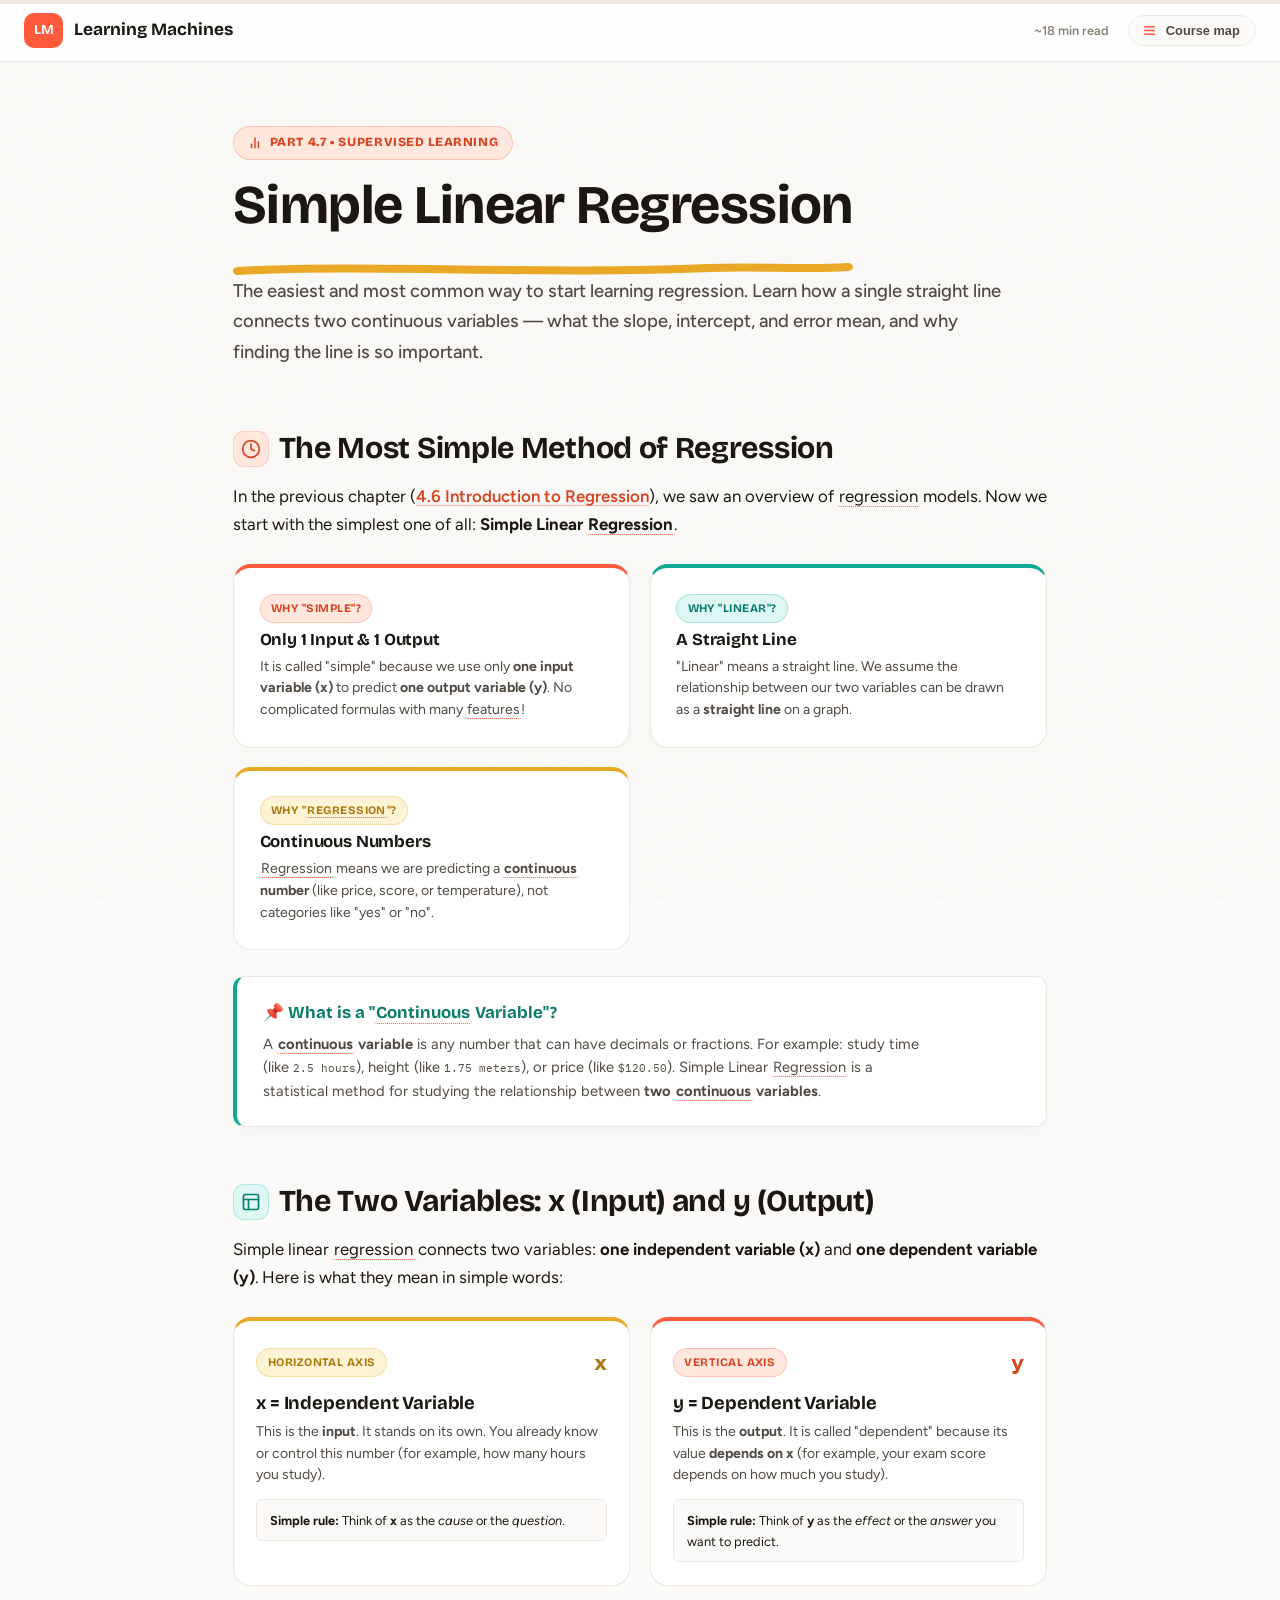
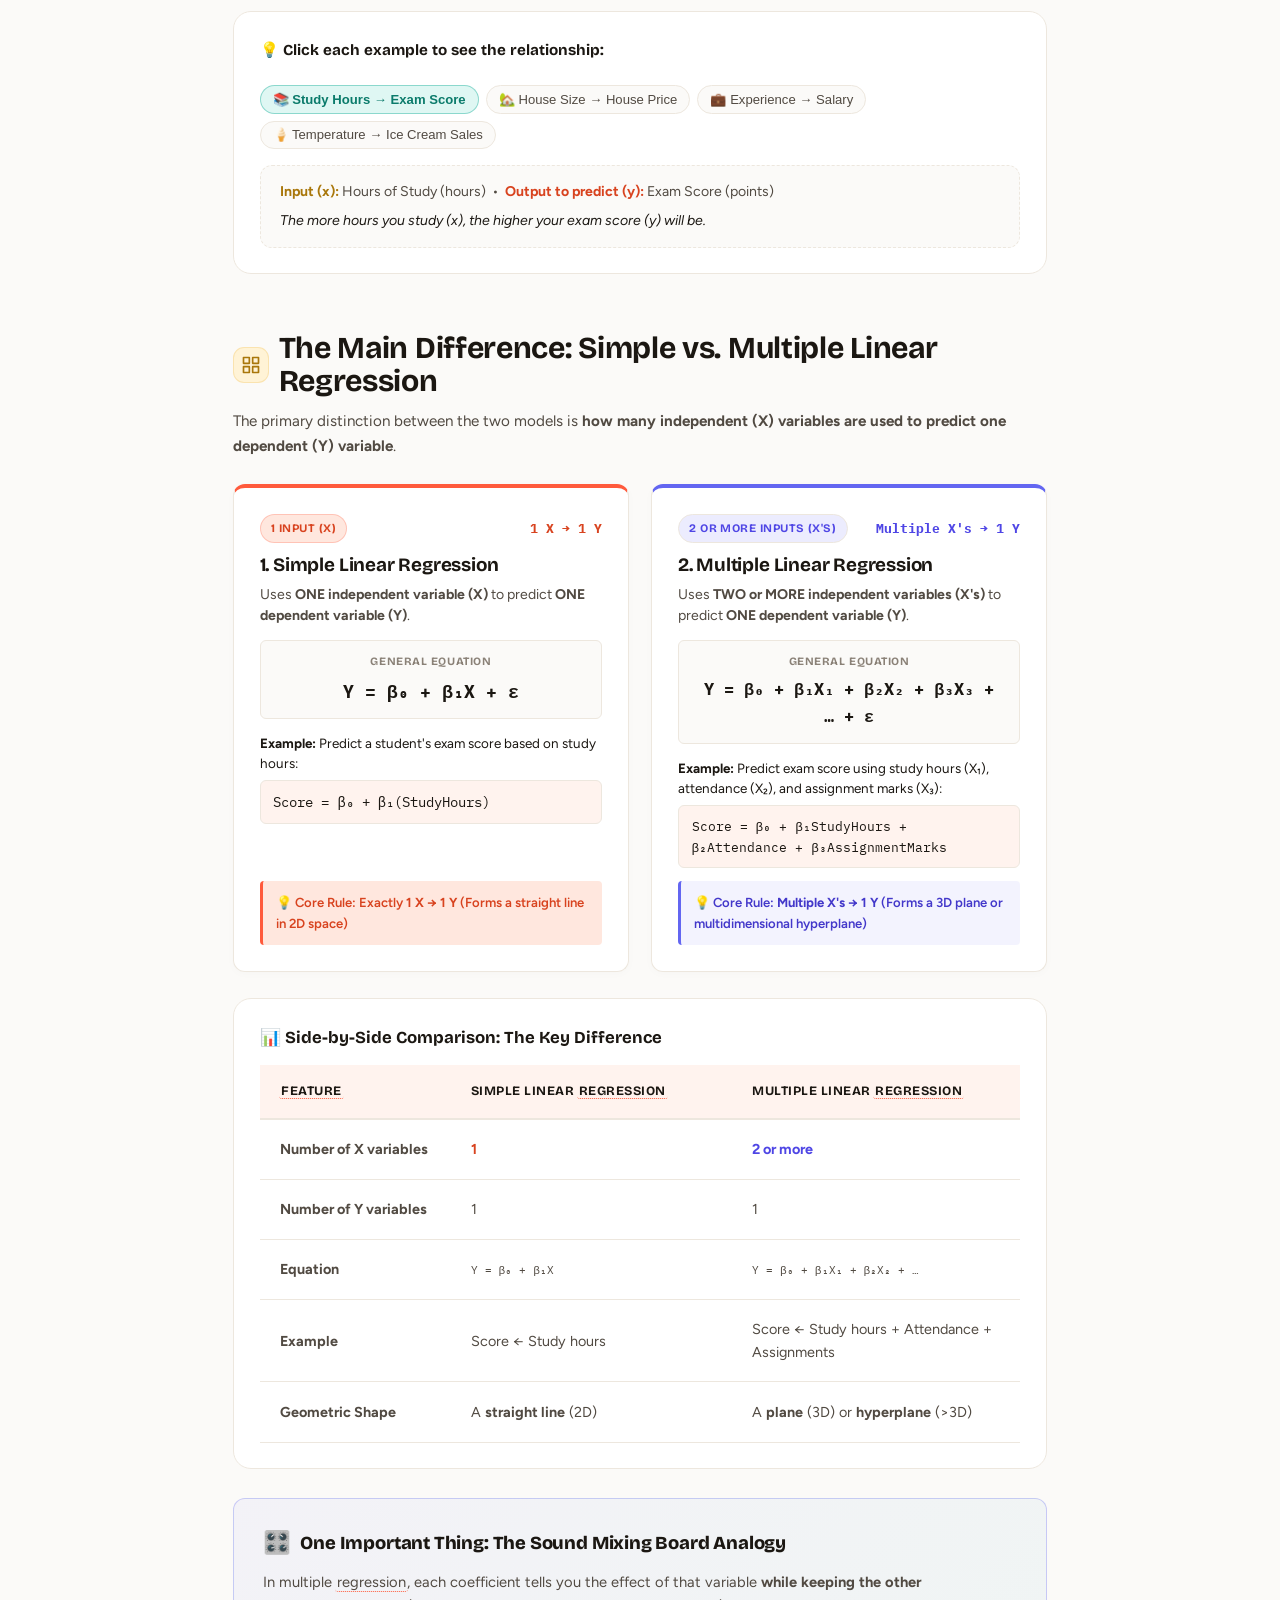
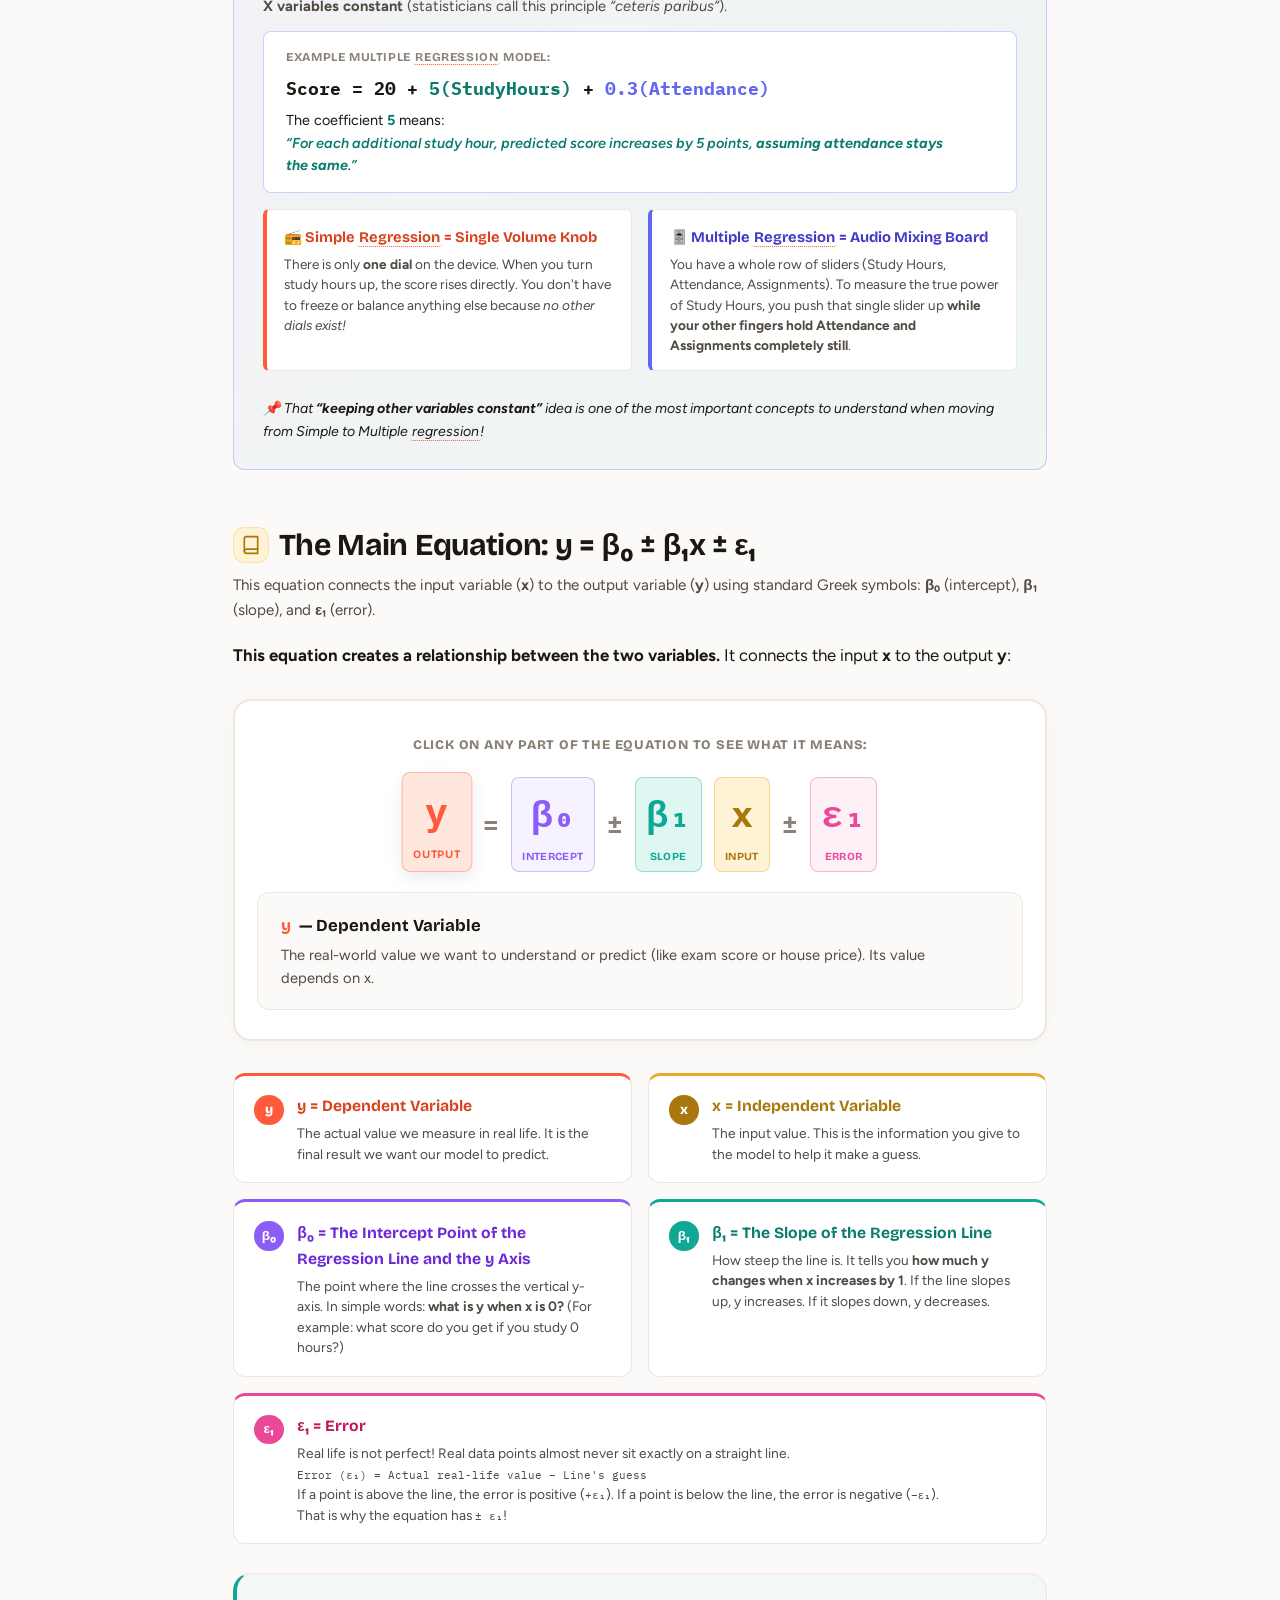
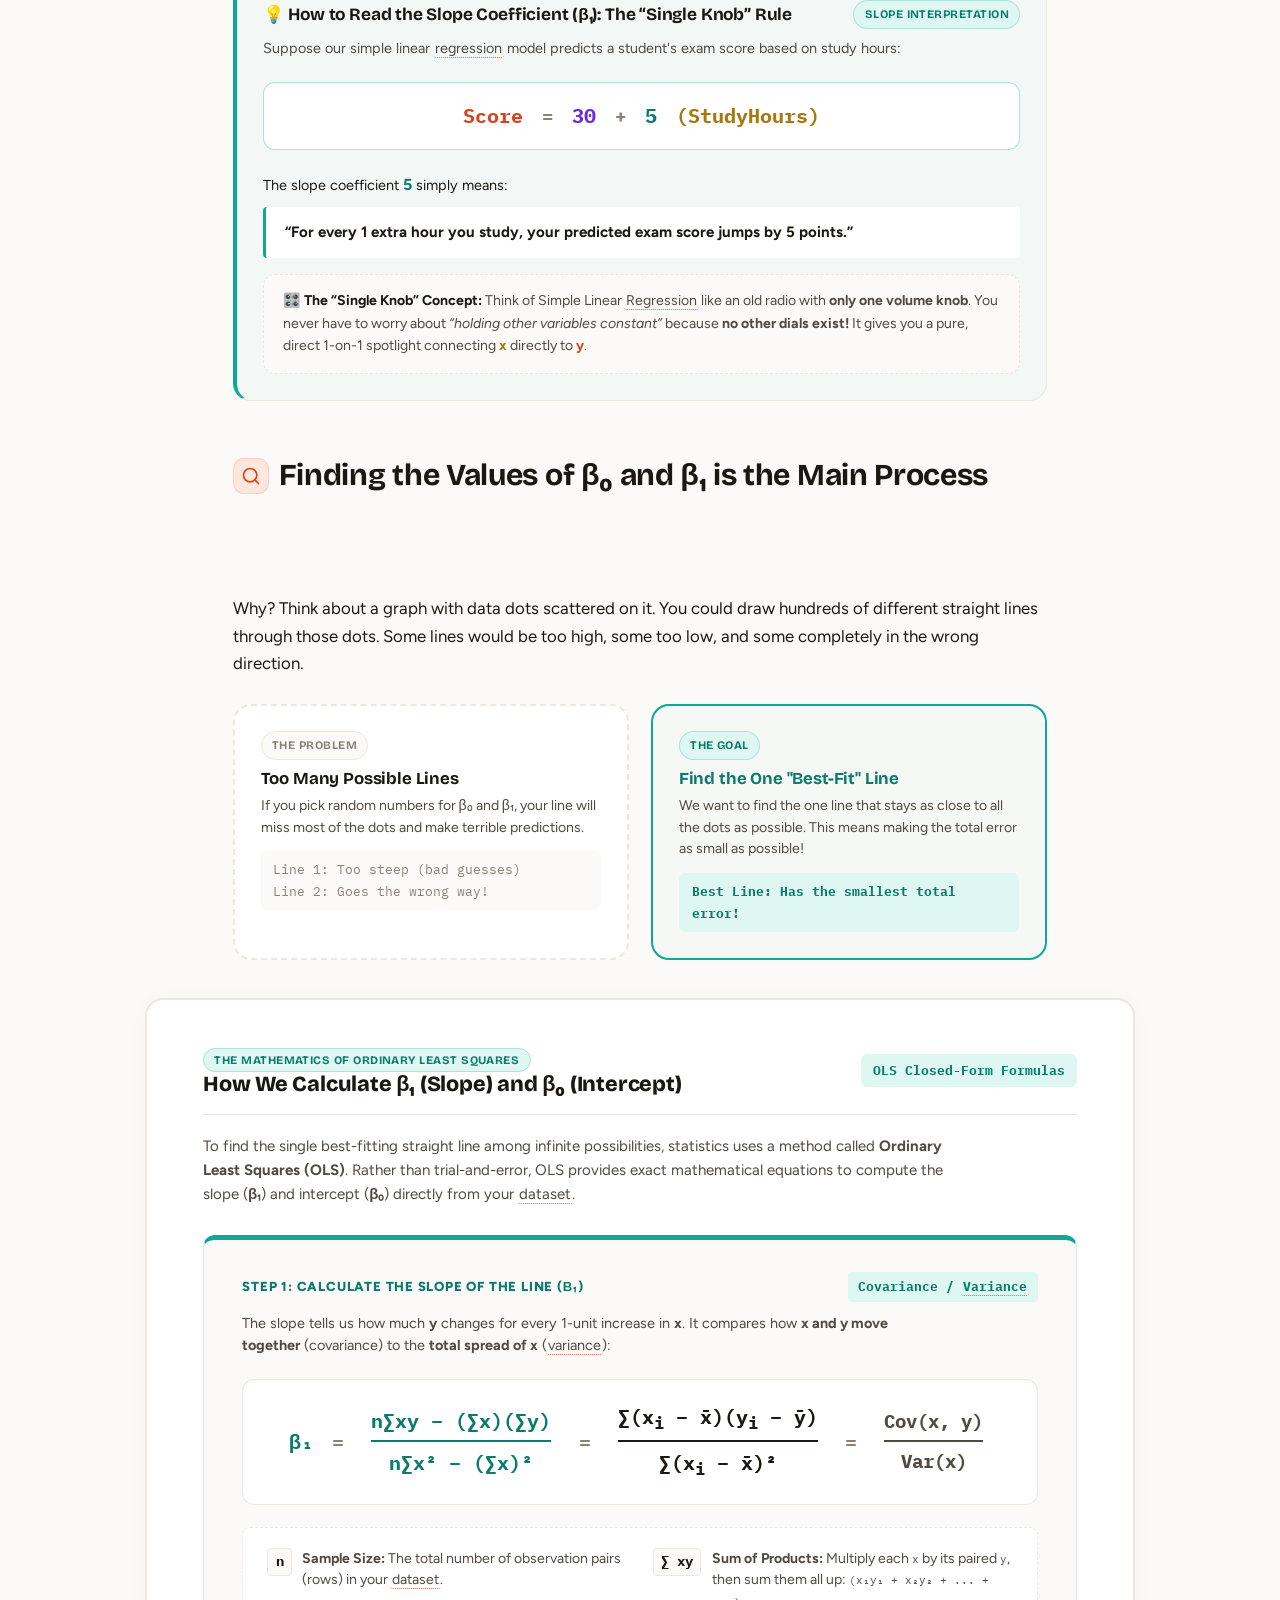
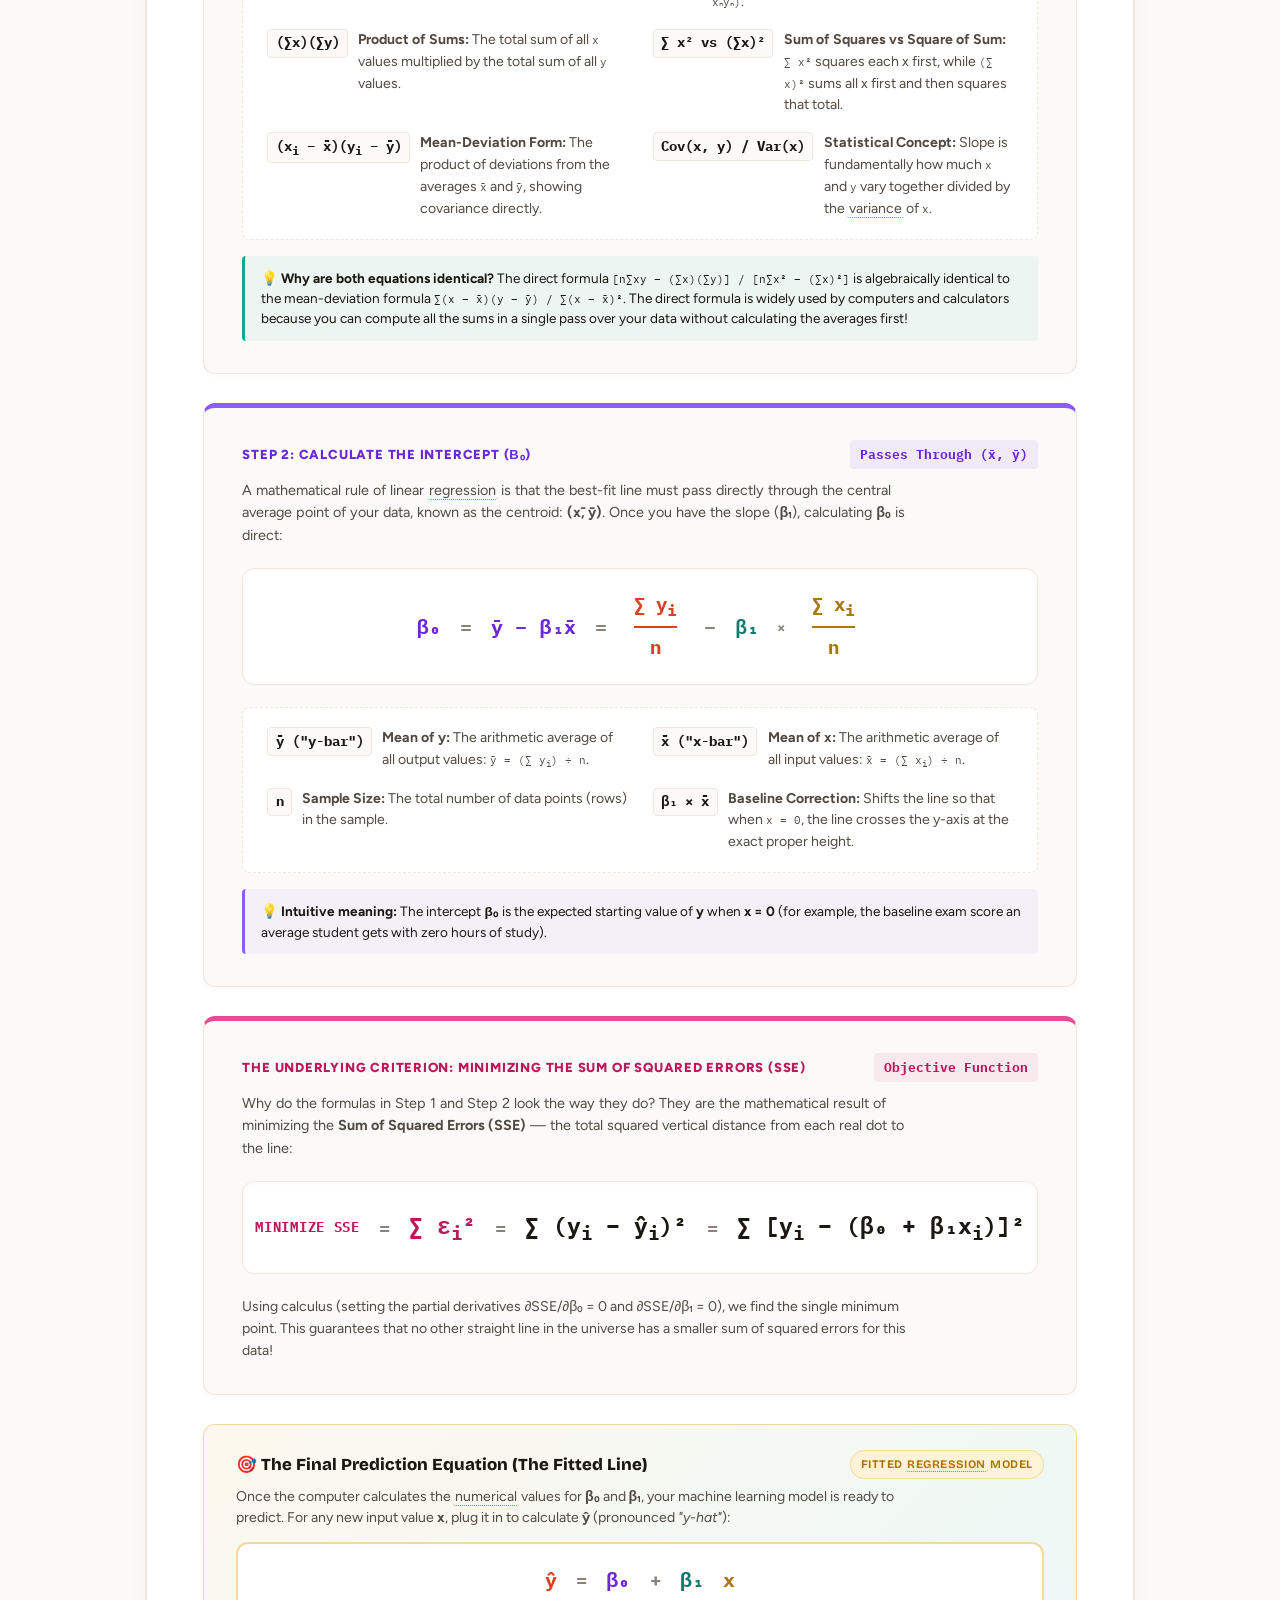
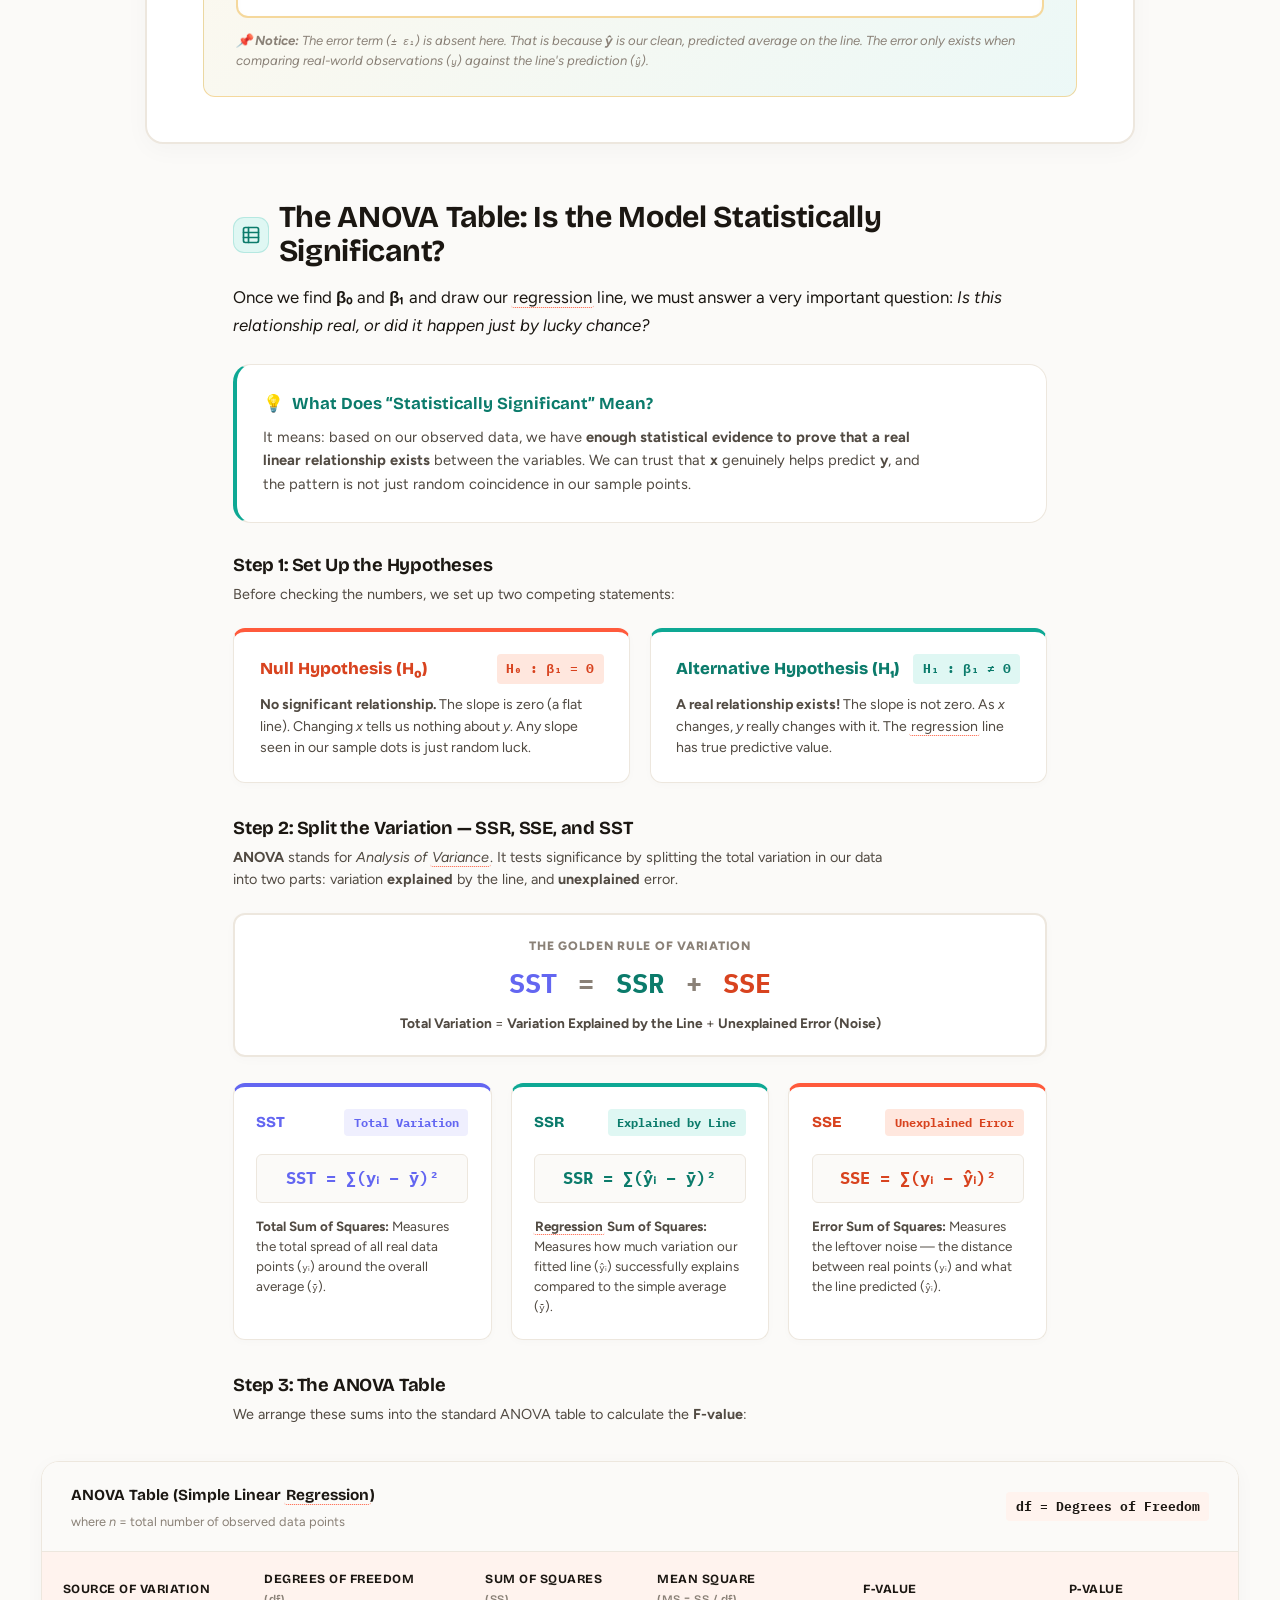
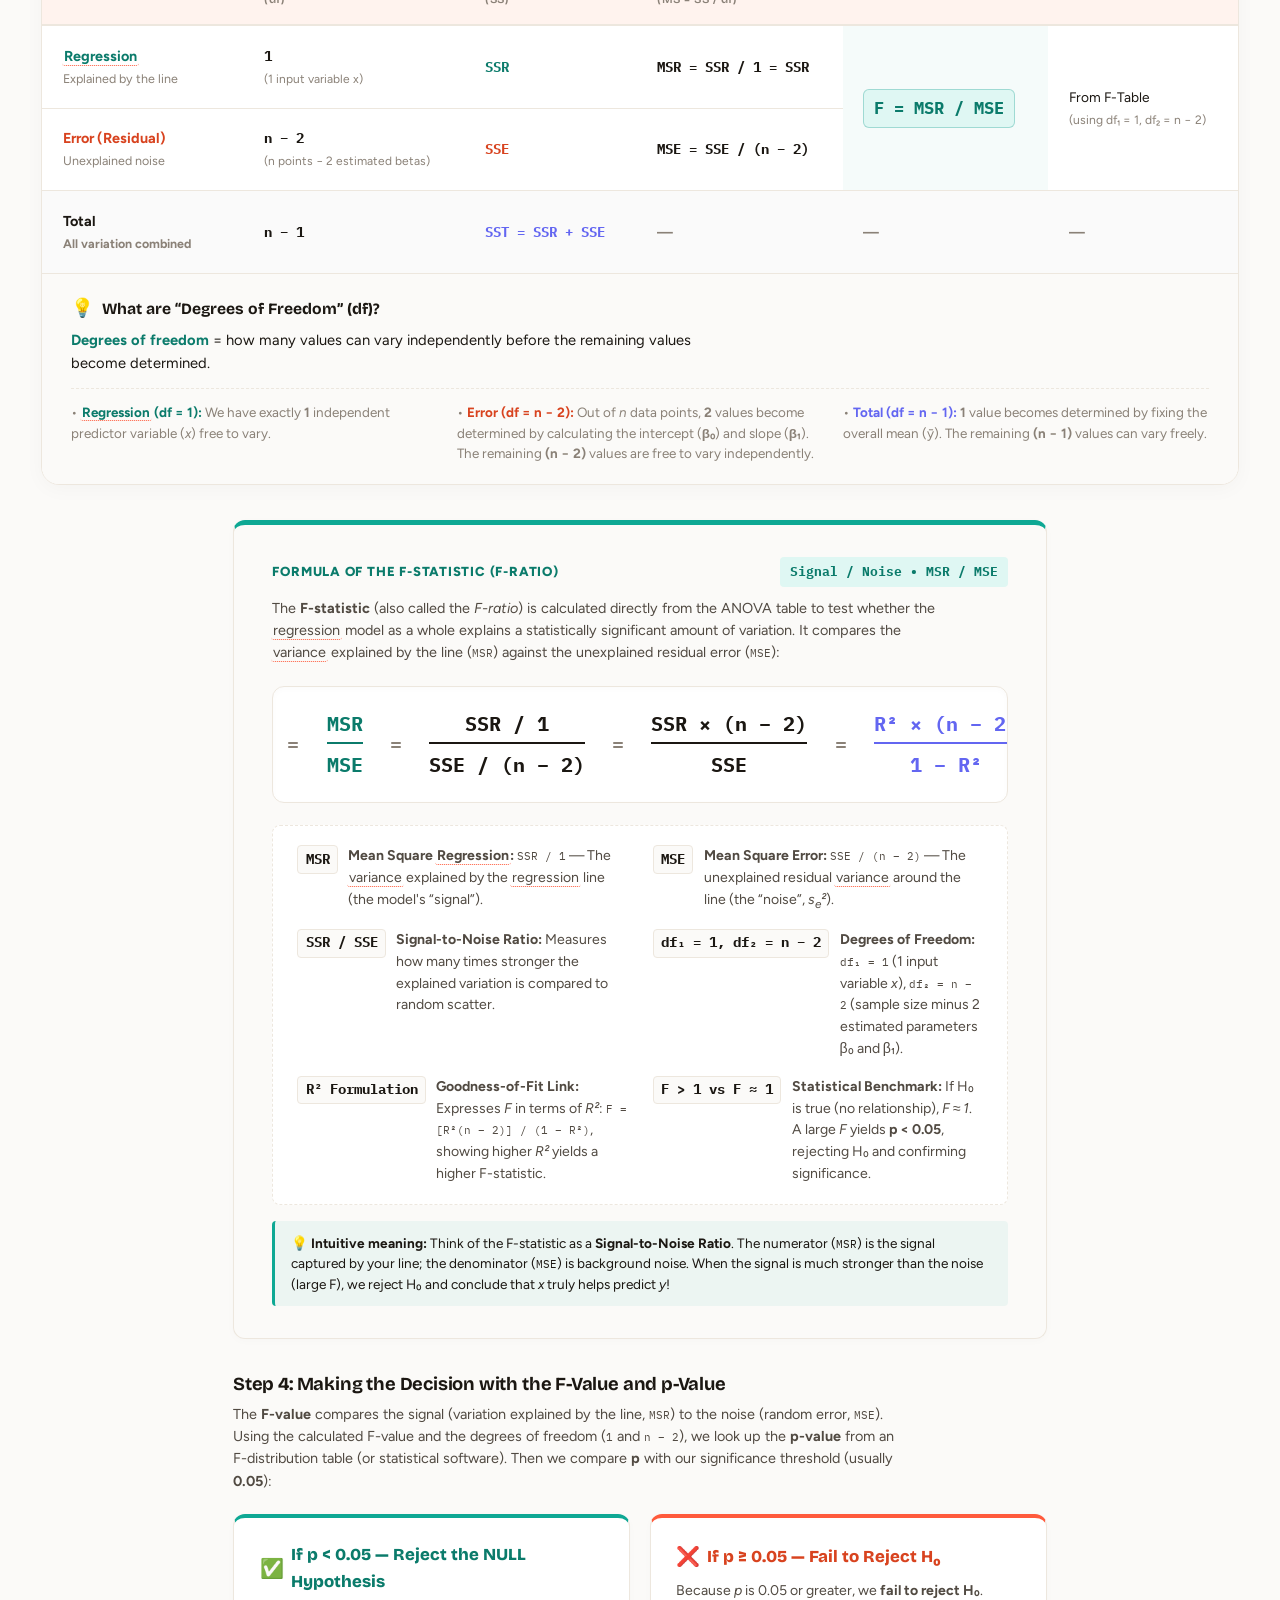
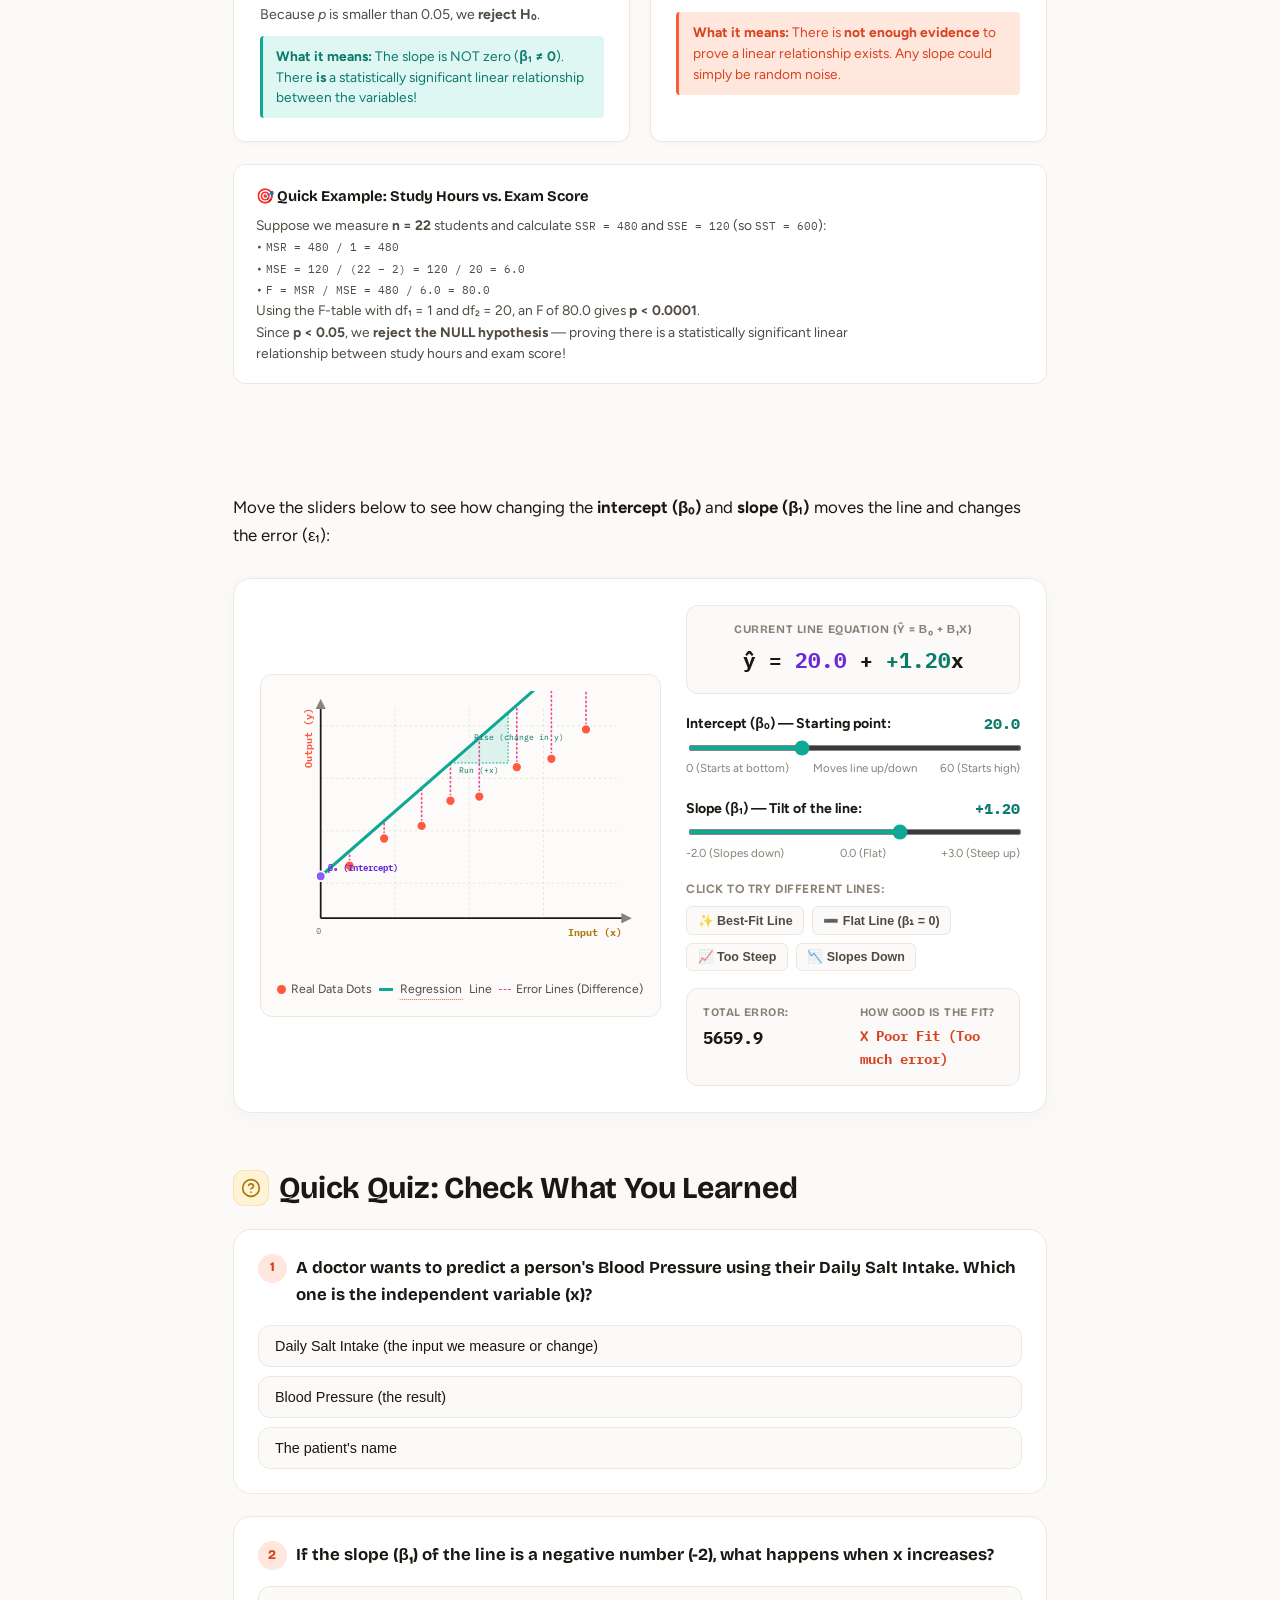
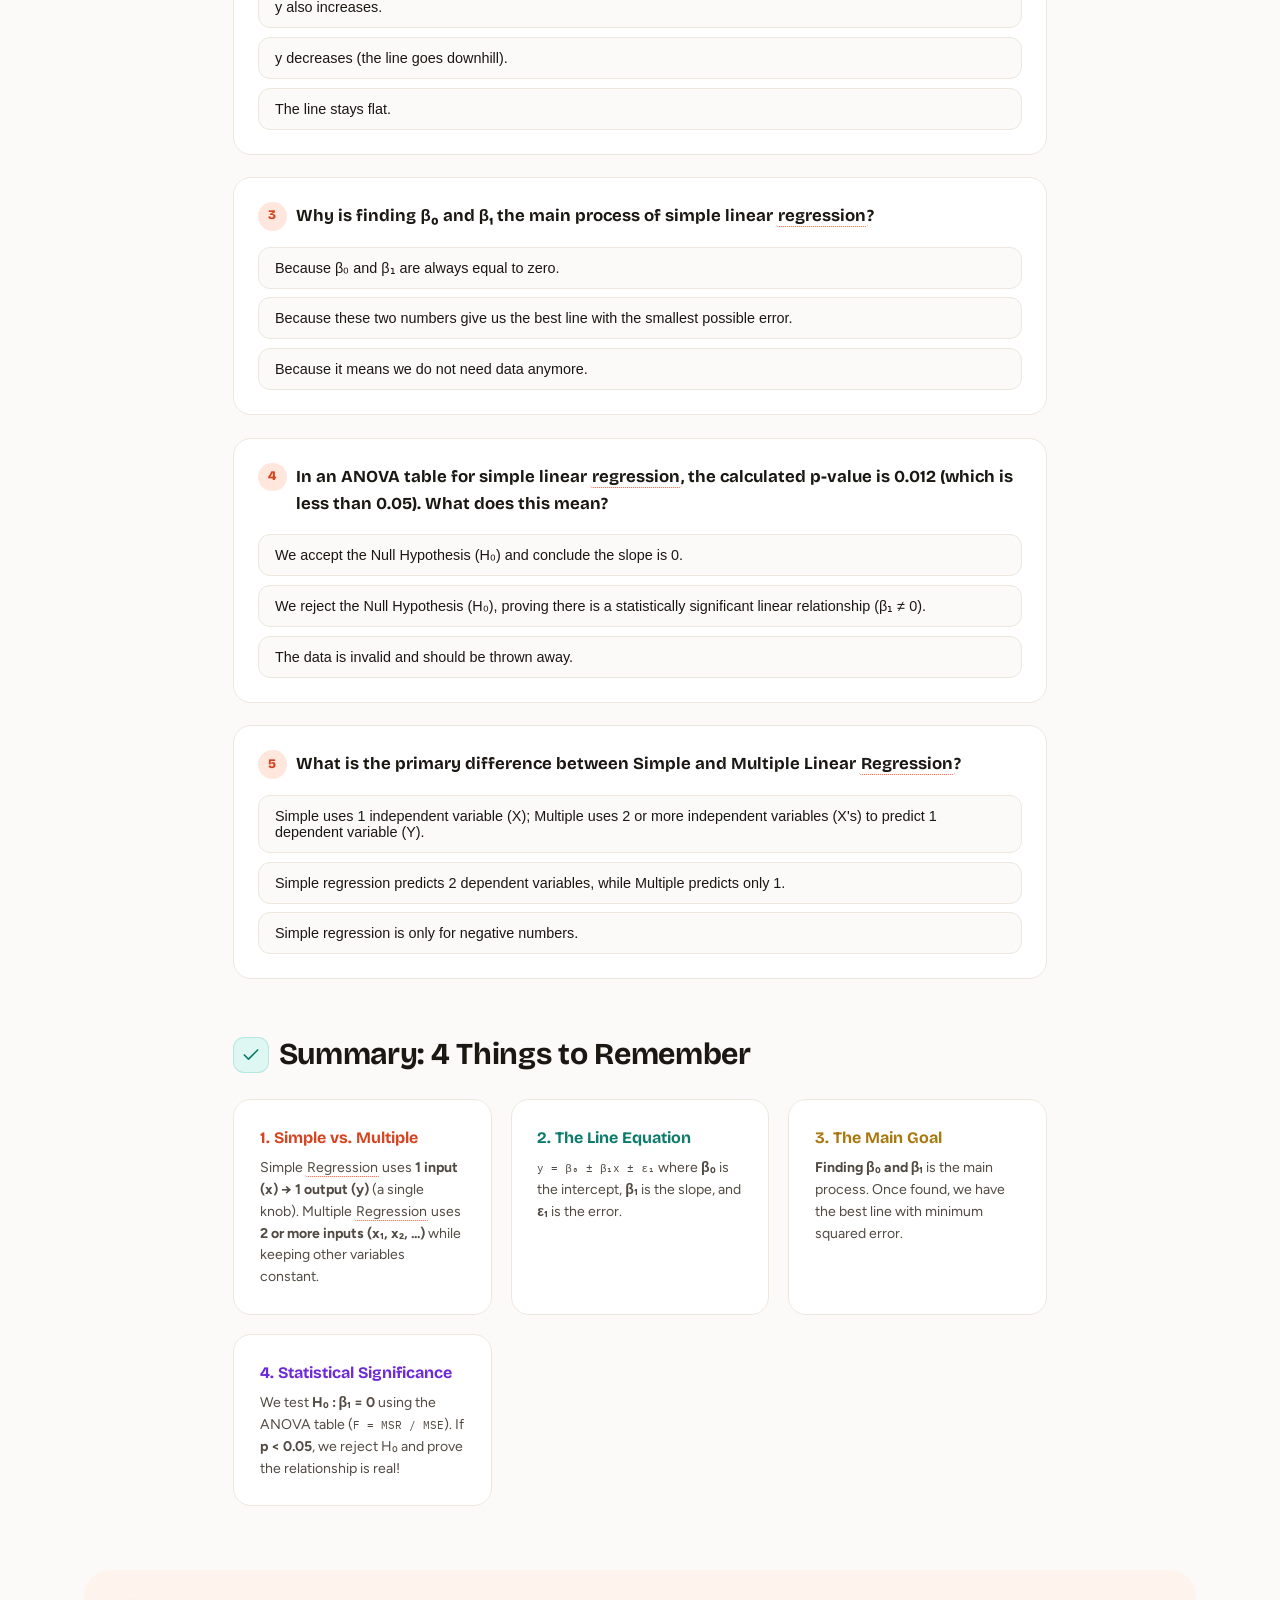
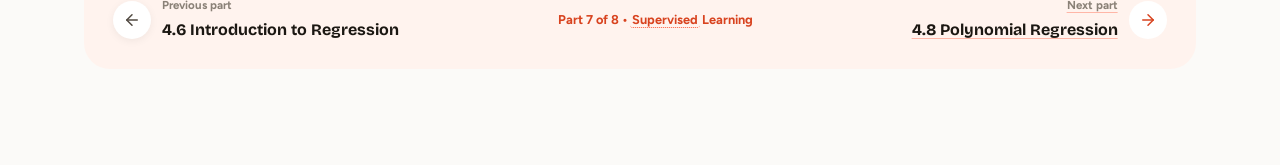
<file: simple-linear-regression.html>
﻿<!DOCTYPE html>
<html lang="en">
<head>
<meta charset="UTF-8">
<meta name="viewport" content="width=device-width, initial-scale=1.0">
<title>Simple Linear Regression &ndash; Learning Machines</title>
<meta name="description" content="A simple and easy-to-understand guide to Simple Linear Regression. Learn about two continuous variables, the equation y = β₀ ± β₁x ± ε₁, slope (β₁), intercept (β₀), and error (ε₁).">
<link rel="preconnect" href="https://fonts.googleapis.com">
<link rel="preconnect" href="https://fonts.gstatic.com" crossorigin>
<link href="https://fonts.googleapis.com/css2?family=Bricolage+Grotesque:opsz,wght@12..96,500;12..96,600;12..96,700;12..96,800&family=Figtree:wght@400;500;600;700&family=IBM+Plex+Mono:wght@500;600;700&display=swap" rel="stylesheet">
<link rel="icon" type="image/svg+xml" href="favicon.svg">
<link rel="stylesheet" href="style.css">
<style>
/* Custom styles for Simple Linear Regression lesson */
.slr-hero-badge {
  display: inline-flex;
  align-items: center;
  gap: 0.5rem;
  background: var(--coral-tint);
  border: 1px solid rgba(255, 90, 60, 0.25);
  color: var(--coral-dark);
  font-family: var(--display);
  font-size: 0.78rem;
  font-weight: 800;
  text-transform: uppercase;
  letter-spacing: 0.05em;
  padding: 0.35rem 0.85rem;
  border-radius: 999px;
  margin-bottom: 1rem;
}

.slr-anatomy-bar {
  background: var(--surface);
  border: 2px solid var(--line);
  border-radius: var(--radius);
  padding: 1.8rem 1.4rem;
  margin: 1.8rem 0;
  text-align: center;
  box-shadow: 0 4px 20px rgba(0, 0, 0, 0.03);
}

.slr-equation-interactive {
  display: flex;
  justify-content: center;
  align-items: center;
  flex-wrap: wrap;
  gap: 0.5rem 0.75rem;
  font-family: "IBM Plex Mono", monospace;
  font-size: clamp(1.4rem, 4vw, 2.3rem);
  font-weight: 700;
  margin: 1.2rem 0;
}

.slr-token {
  display: inline-flex;
  flex-direction: column;
  align-items: center;
  cursor: pointer;
  padding: 0.35rem 0.65rem;
  border-radius: 8px;
  transition: all 0.2s ease;
  position: relative;
  user-select: none;
}

.slr-token:hover,
.slr-token.is-active {
  transform: translateY(-3px) scale(1.04);
  box-shadow: 0 6px 16px rgba(0,0,0,0.08);
}

.slr-token-y {
  color: var(--coral);
  background: var(--coral-tint);
  border: 1.5px solid rgba(255, 90, 60, 0.35);
}

.slr-token-b0 {
  color: #8B5CF6;
  background: rgba(139, 92, 246, 0.08);
  border: 1.5px solid rgba(139, 92, 246, 0.35);
}

.slr-token-b1 {
  color: var(--teal);
  background: var(--teal-tint);
  border: 1.5px solid rgba(14, 168, 148, 0.35);
}

.slr-token-x {
  color: var(--gold-dark);
  background: var(--gold-tint);
  border: 1.5px solid rgba(233, 168, 37, 0.4);
}

.slr-token-err {
  color: #EC4899;
  background: rgba(236, 72, 153, 0.08);
  border: 1.5px solid rgba(236, 72, 153, 0.35);
}

.slr-token__subtext {
  font-size: 0.68rem;
  font-family: var(--display);
  font-weight: 700;
  text-transform: uppercase;
  letter-spacing: 0.03em;
  margin-top: 0.25rem;
}

.slr-token-detail {
  background: var(--bg);
  border: 1.5px solid var(--line);
  border-radius: var(--radius-sm);
  padding: 1.2rem 1.4rem;
  text-align: left;
  margin-top: 1.2rem;
  min-height: 85px;
  transition: all 0.25s ease;
}

.slr-token-detail__title {
  font-family: var(--display);
  font-size: 1.05rem;
  font-weight: 700;
  color: var(--ink);
  margin-bottom: 0.3rem;
  display: flex;
  align-items: center;
  gap: 0.5rem;
}

.slr-token-detail__desc {
  font-size: 0.92rem;
  color: var(--ink-soft);
  margin: 0;
  line-height: 1.55;
}

/* Coordinate Diagram & Live Playground */
.slr-viz-container {
  background: var(--surface);
  border: 1.5px solid var(--line);
  border-radius: var(--radius);
  padding: 1.6rem;
  margin: 1.8rem 0;
  box-shadow: 0 4px 20px rgba(0, 0, 0, 0.03);
}

.slr-viz-layout {
  display: grid;
  grid-template-columns: 1fr;
  gap: 1.6rem;
}

@media (min-width: 860px) {
  .slr-viz-layout {
    grid-template-columns: 1.2fr 1fr;
    align-items: center;
  }
}

.slr-svg-wrap {
  background: #FCFBF9;
  border: 1.5px solid var(--line);
  border-radius: var(--radius-sm);
  padding: 1rem;
  position: relative;
  overflow: hidden;
}

.slr-svg-wrap svg {
  display: block;
  width: 100%;
  height: auto;
}

.slr-control-panel {
  display: flex;
  flex-direction: column;
  gap: 1.1rem;
}

.slr-slider-group {
  display: flex;
  flex-direction: column;
  gap: 0.4rem;
}

.slr-slider-header {
  display: flex;
  justify-content: space-between;
  align-items: center;
  font-size: 0.88rem;
  font-weight: 700;
  color: var(--ink);
}

.slr-slider-header span.val {
  font-family: "IBM Plex Mono", monospace;
  font-size: 0.95rem;
  color: var(--teal-dark);
}

.slr-slider-input {
  width: 100%;
  accent-color: var(--teal);
  cursor: pointer;
  height: 6px;
}

.slr-presets {
  display: flex;
  flex-wrap: wrap;
  gap: 0.5rem;
}

.slr-preset-btn {
  background: var(--bg);
  border: 1px solid var(--line);
  border-radius: 6px;
  padding: 0.35rem 0.65rem;
  font-size: 0.78rem;
  font-weight: 600;
  color: var(--ink-soft);
  cursor: pointer;
  transition: all 0.15s ease;
}

.slr-preset-btn:hover {
  background: var(--surface);
  border-color: var(--teal);
  color: var(--teal-dark);
  transform: translateY(-1px);
}

.slr-metrics-strip {
  display: grid;
  grid-template-columns: 1fr 1fr;
  gap: 0.8rem;
  background: var(--bg);
  border: 1px solid var(--line);
  border-radius: var(--radius-sm);
  padding: 0.85rem 1rem;
}

.slr-metric-box {
  display: flex;
  flex-direction: column;
  gap: 0.2rem;
}

.slr-metric-label {
  font-size: 0.72rem;
  font-family: var(--display);
  font-weight: 700;
  text-transform: uppercase;
  letter-spacing: 0.04em;
  color: var(--muted);
}

.slr-metric-value {
  font-family: "IBM Plex Mono", monospace;
  font-size: 1.05rem;
  font-weight: 700;
  color: var(--ink);
}

/* Side-by-side Variable Cards */
.slr-var-grid {
  display: grid;
  grid-template-columns: 1fr;
  gap: 1.2rem;
  margin: 1.6rem 0;
}

@media (min-width: 680px) {
  .slr-var-grid {
    grid-template-columns: 1fr 1fr;
  }
}

.slr-var-card {
  background: var(--surface);
  border: 1.5px solid var(--line);
  border-radius: var(--radius);
  padding: 1.4rem;
  position: relative;
  overflow: hidden;
  transition: transform 0.2s ease;
}

.slr-var-card:hover {
  transform: translateY(-2px);
}

.slr-var-card--x {
  border-top: 4px solid var(--gold);
}

.slr-var-card--y {
  border-top: 4px solid var(--coral);
}

.slr-scenario-pills {
  display: flex;
  flex-wrap: wrap;
  gap: 0.45rem;
  margin: 1rem 0;
}

.slr-scenario-pill {
  font-size: 0.82rem;
  padding: 0.35rem 0.75rem;
  border-radius: 999px;
  background: var(--bg);
  border: 1px solid var(--line);
  color: var(--ink-soft);
  cursor: pointer;
  transition: all 0.15s ease;
}

.slr-scenario-pill:hover,
.slr-scenario-pill.is-selected {
  background: var(--teal-tint);
  border-color: rgba(14, 168, 148, 0.4);
  color: var(--teal-dark);
  font-weight: 600;
}

/* Quiz Styles */
.slr-quiz-card {
  background: var(--surface);
  border: 1.5px solid var(--line);
  border-radius: var(--radius);
  padding: 1.5rem;
  margin: 1.4rem 0;
}

.slr-quiz-q {
  font-family: var(--display);
  font-size: 1.05rem;
  font-weight: 700;
  color: var(--ink);
  margin-bottom: 1rem;
  display: flex;
  align-items: flex-start;
  gap: 0.6rem;
}

.slr-quiz-num {
  width: 1.8rem;
  height: 1.8rem;
  background: var(--coral-tint);
  color: var(--coral-dark);
  border-radius: 50%;
  display: flex;
  align-items: center;
  justify-content: center;
  font-size: 0.82rem;
  font-weight: 800;
  flex-shrink: 0;
}

.slr-quiz-options {
  display: flex;
  flex-direction: column;
  gap: 0.55rem;
}

.slr-quiz-opt {
  display: block;
  text-align: left;
  background: var(--bg);
  border: 1px solid var(--line);
  border-radius: var(--radius-sm);
  padding: 0.75rem 1rem;
  font-size: 0.9rem;
  color: var(--ink);
  cursor: pointer;
  transition: all 0.15s ease;
}

.slr-quiz-opt:hover {
  border-color: var(--coral);
  background: var(--surface);
}

.slr-quiz-opt.is-correct {
  background: var(--teal-tint);
  border-color: var(--teal);
  color: var(--teal-dark);
  font-weight: 600;
}

.slr-quiz-opt.is-wrong {
  background: var(--coral-tint);
  border-color: var(--coral);
  color: var(--coral-dark);
}

.slr-quiz-feedback {
  margin-top: 0.8rem;
  padding: 0.75rem 1rem;
  border-radius: 6px;
  font-size: 0.86rem;
  line-height: 1.5;
  display: none;
}

.slr-quiz-feedback.is-visible {
  display: block;
}

.slr-quiz-feedback.is-correct {
  background: var(--teal-tint);
  border-left: 3px solid var(--teal);
  color: var(--teal-dark);
}

.slr-quiz-feedback.is-wrong {
  background: var(--coral-tint);
  border-left: 3px solid var(--coral);
  color: var(--coral-dark);
}

/* Enhanced Math & Formula Showcase Styles */
.slr-math-showcase {
  background: var(--surface);
  border: 2px solid var(--line);
  border-radius: var(--radius);
  padding: 2.4rem 2.2rem;
  margin: 2.4rem 0;
  box-shadow: 0 6px 24px rgba(0, 0, 0, 0.03);
}

@media (min-width: 860px) {
  .slr-math-showcase {
    margin-left: -3rem;
    margin-right: -3rem;
    padding: 2.6rem 3rem;
  }
}

@media (min-width: 1100px) {
  .slr-math-showcase {
    margin-left: -5.5rem;
    margin-right: -5.5rem;
    padding: 2.8rem 3.5rem;
  }
}

.slr-math-showcase__header {
  display: flex;
  justify-content: space-between;
  align-items: center;
  flex-wrap: wrap;
  gap: 0.75rem;
  margin-bottom: 1.2rem;
  padding-bottom: 1.1rem;
  border-bottom: 1.5px solid var(--line);
}

.slr-math-card {
  background: var(--bg);
  border: 1.5px solid var(--line);
  border-radius: var(--radius-sm);
  padding: 2rem 2.4rem;
  margin: 1.8rem 0;
  box-shadow: 0 2px 10px rgba(0, 0, 0, 0.02);
  transition: transform 0.2s ease, box-shadow 0.2s ease;
}

.slr-math-card:hover {
  transform: translateY(-2px);
  box-shadow: 0 8px 24px rgba(0, 0, 0, 0.05);
}

.slr-math-card--slope {
  border-top: 5px solid var(--teal);
}

.slr-math-card--intercept {
  border-top: 5px solid #8B5CF6;
}

.slr-math-card--ols {
  border-top: 5px solid #EC4899;
}

.slr-math-card--fstat {
  border-top: 5px solid var(--teal);
}

.slr-math-hero-box {
  background: var(--surface);
  border: 1.5px solid var(--line);
  border-radius: 12px;
  padding: 1.5rem 1.8rem;
  margin: 1.4rem 0;
  display: flex;
  justify-content: center;
  align-items: center;
  flex-wrap: nowrap; /* Keep all equation parts on ONE line */
  white-space: nowrap;
  gap: 0.8rem 1.2rem;
  font-family: "IBM Plex Mono", monospace;
  font-size: clamp(0.96rem, 1.8vw, 1.28rem);
  font-weight: 700;
  color: var(--ink);
  box-shadow: inset 0 2px 6px rgba(0, 0, 0, 0.02);
  overflow-x: auto;
  -webkit-overflow-scrolling: touch;
}

.slr-math-hero-box::-webkit-scrollbar {
  height: 6px;
}
.slr-math-hero-box::-webkit-scrollbar-thumb {
  background: var(--line);
  border-radius: 4px;
}

.slr-fraction {
  display: inline-flex;
  flex-direction: column;
  align-items: center;
  vertical-align: middle;
  padding: 0 0.5rem;
  line-height: 1.25;
}

.slr-numerator {
  border-bottom: 2.5px solid currentColor;
  padding-bottom: 0.35rem;
  margin-bottom: 0.35rem;
  text-align: center;
  width: 100%;
  font-weight: 700;
}

.slr-denominator {
  padding-top: 0.15rem;
  text-align: center;
  width: 100%;
  font-weight: 700;
}

.slr-math-breakdown {
  display: grid;
  grid-template-columns: repeat(auto-fit, minmax(260px, 1fr));
  gap: 1rem 1.6rem;
  margin-top: 1.4rem;
  padding: 1.2rem 1.5rem;
  background: var(--surface);
  border: 1px dashed var(--line);
  border-radius: 8px;
  font-size: 0.88rem;
  color: var(--ink-soft);
  line-height: 1.55;
}

.slr-math-breakdown-item {
  display: flex;
  align-items: flex-start;
  gap: 0.65rem;
}

.slr-math-symbol {
  font-family: "IBM Plex Mono", monospace;
  font-weight: 800;
  color: var(--ink);
  white-space: nowrap;
  background: var(--bg);
  border: 1px solid var(--line);
  padding: 0.15rem 0.45rem;
  border-radius: 4px;
}

.slr-math-pill {
  display: inline-block;
  padding: 0.25rem 0.6rem;
  border-radius: 4px;
  font-family: "IBM Plex Mono", monospace;
  font-size: 0.82rem;
  font-weight: 700;
}

/* ANOVA Table & Hypothesis Section Styles */
.slr-anova-wrap {
  background: var(--surface);
  border: 1.5px solid var(--line);
  border-radius: var(--radius);
  margin: 2.2rem 0;
  overflow: hidden;
  box-shadow: 0 4px 20px rgba(0, 0, 0, 0.03);
}

@media (min-width: 768px) {
  .slr-anova-wrap {
    margin-left: -3.5rem;
    margin-right: -3.5rem;
  }
}

@media (min-width: 920px) {
  .slr-anova-wrap {
    margin-left: -6.5rem;
    margin-right: -6.5rem;
  }
}

@media (min-width: 1100px) {
  .slr-anova-wrap {
    margin-left: -9.5rem;
    margin-right: -9.5rem;
  }
}

@media (min-width: 1240px) {
  .slr-anova-wrap {
    margin-left: -12rem;
    margin-right: -12rem;
  }
}

.slr-anova-head {
  padding: 1.2rem 1.8rem;
  background: var(--bg);
  border-bottom: 1.5px solid var(--line);
  display: flex;
  justify-content: space-between;
  align-items: center;
  flex-wrap: wrap;
  gap: 0.6rem;
}

.slr-anova-table-scroll {
  width: 100%;
  overflow-x: auto;
  -webkit-overflow-scrolling: touch;
}

.slr-anova-table {
  width: 100%;
  border-collapse: collapse;
  text-align: left;
  font-size: 0.9rem;
}

.slr-anova-table th {
  background: var(--surface-tint);
  color: var(--ink);
  font-family: var(--display);
  font-weight: 700;
  font-size: 0.78rem;
  text-transform: uppercase;
  letter-spacing: 0.04em;
  padding: 1.1rem 1.3rem;
  border-bottom: 2px solid var(--line);
  line-height: 1.4;
  white-space: nowrap;
}

.slr-anova-table td {
  padding: 1.15rem 1.3rem;
  border-bottom: 1px solid var(--line);
  vertical-align: middle;
  color: var(--ink-soft);
  line-height: 1.55;
  white-space: nowrap;
}

.slr-anova-table tr:hover td {
  background: rgba(0, 0, 0, 0.015);
}

.slr-anova-table tr.total-row td {
  font-weight: 700;
  background: rgba(0, 0, 0, 0.02);
  border-bottom: none;
  color: var(--ink);
}

.slr-anova-code {
  font-family: "IBM Plex Mono", monospace;
  font-weight: 700;
  color: var(--ink);
}

.slr-hypothesis-grid {
  display: grid;
  grid-template-columns: 1fr;
  gap: 1.2rem;
  margin: 1.4rem 0;
}

@media (min-width: 680px) {
  .slr-hypothesis-grid {
    grid-template-columns: 1fr 1fr;
  }
}

.slr-hypothesis-card {
  background: var(--surface);
  border: 1.5px solid var(--line);
  border-radius: var(--radius-sm);
  padding: 1.4rem 1.6rem;
  box-shadow: 0 2px 8px rgba(0, 0, 0, 0.02);
  transition: transform 0.2s ease;
}

.slr-hypothesis-card:hover {
  transform: translateY(-2px);
}

.slr-decision-box {
  display: grid;
  grid-template-columns: 1fr;
  gap: 1.2rem;
  margin: 1.4rem 0;
}

@media (min-width: 680px) {
  .slr-decision-box {
    grid-template-columns: 1fr 1fr;
  }
}

.slr-decision-card {
  background: var(--surface);
  border: 1.5px solid var(--line);
  border-radius: var(--radius-sm);
  padding: 1.4rem 1.6rem;
  box-shadow: 0 2px 8px rgba(0, 0, 0, 0.02);
  transition: transform 0.2s ease, box-shadow 0.2s ease;
}

.slr-decision-card:hover {
  transform: translateY(-2px);
  box-shadow: 0 6px 18px rgba(0, 0, 0, 0.05);
}

.slr-decision-card--reject {
  border-top: 4px solid var(--teal);
}

.slr-decision-card--fail {
  border-top: 4px solid var(--coral);
}

.slr-ss-grid {
  display: grid;
  grid-template-columns: 1fr;
  gap: 1.2rem;
  margin: 1.6rem 0;
}

@media (min-width: 768px) {
  .slr-ss-grid {
    grid-template-columns: repeat(3, 1fr);
  }
}

.slr-ss-card {
  background: var(--surface);
  border: 1.5px solid var(--line);
  border-radius: var(--radius-sm);
  padding: 1.4rem;
  box-shadow: 0 2px 8px rgba(0, 0, 0, 0.02);
  display: flex;
  flex-direction: column;
  transition: transform 0.2s ease, box-shadow 0.2s ease;
}

.slr-ss-card:hover {
  transform: translateY(-2px);
  box-shadow: 0 6px 18px rgba(0, 0, 0, 0.05);
}

.slr-ss-card--sst { border-top: 4px solid #6366F1; }
.slr-ss-card--ssr { border-top: 4px solid var(--teal); }
.slr-ss-card--sse { border-top: 4px solid var(--coral); }

/* Simple vs Multiple Regression Comparison */
.slr-compare-grid {
  display: grid;
  grid-template-columns: 1fr;
  gap: 1.4rem;
  margin: 1.6rem 0;
}

@media (min-width: 768px) {
  .slr-compare-grid {
    grid-template-columns: 1fr 1fr;
  }
}

.slr-compare-card {
  background: var(--surface);
  border: 1.5px solid var(--line);
  border-radius: var(--radius-sm);
  padding: 1.6rem;
  box-shadow: 0 2px 10px rgba(0, 0, 0, 0.02);
  display: flex;
  flex-direction: column;
  transition: transform 0.2s ease, box-shadow 0.2s ease;
}

.slr-compare-card:hover {
  transform: translateY(-2px);
  box-shadow: 0 6px 20px rgba(0, 0, 0, 0.05);
}

.slr-compare-card--simple {
  border-top: 4px solid var(--coral);
}

.slr-compare-card--multiple {
  border-top: 4px solid #6366F1;
}

.slr-compare-table {
  width: 100%;
  border-collapse: collapse;
  text-align: left;
  font-size: 0.9rem;
}

.slr-compare-table th {
  background: var(--surface-tint);
  color: var(--ink);
  font-family: var(--display);
  font-weight: 700;
  font-size: 0.8rem;
  text-transform: uppercase;
  letter-spacing: 0.04em;
  padding: 1.1rem 1.3rem;
  border-bottom: 2px solid var(--line);
  line-height: 1.4;
}

.slr-compare-table td {
  padding: 1.15rem 1.3rem;
  border-bottom: 1px solid var(--line);
  vertical-align: middle;
  color: var(--ink-soft);
  line-height: 1.55;
}

.slr-compare-table tr:hover td {
  background: rgba(0, 0, 0, 0.015);
}

.slr-mixing-card {
  background: linear-gradient(135deg, rgba(99, 102, 241, 0.05) 0%, rgba(14, 168, 148, 0.05) 100%);
  border: 1.5px solid rgba(99, 102, 241, 0.3);
  border-radius: var(--radius-sm);
  padding: 1.6rem 1.8rem;
  margin-top: 1.8rem;
}
</style>
</head>
<body>

<div class="grain" aria-hidden="true"></div>

<div class="progress-rail" aria-hidden="true"><div class="progress-fill" id="progressFill"></div></div>

<header class="top-bar">
  <div class="top-bar__brand">
    <span class="course-nav__mark">LM</span>
    <span class="top-bar__title">Learning Machines</span>
  </div>
  <div class="top-bar__controls">
    <span class="top-bar__time" id="readTime">~6 min read</span>
    <button class="nav-toggle" id="navToggle" aria-expanded="false" aria-controls="courseNav">
      <svg width="15" height="15" viewBox="0 0 24 24" fill="none" stroke="currentColor" stroke-width="2.2" stroke-linecap="round" stroke-linejoin="round" aria-hidden="true"><line x1="4" x2="20" y1="6" y2="6"/><line x1="4" x2="20" y1="12" y2="12"/><line x1="4" x2="20" y1="18" y2="18"/></svg>
      <span class="nav-toggle__label">Course map</span>
    </button>
  </div>
</header>

<div class="nav-overlay" id="navOverlay" aria-hidden="true"></div>

<!-- ============ SLIDE-OVER SIDEBAR ============ -->
<aside class="course-nav" id="courseNav">
  <div class="course-nav__header">
    <h2 class="course-nav__title-side">Course map</h2>
    <button class="nav-close" id="navClose" aria-label="Close nav">
      <svg width="20" height="20" viewBox="0 0 24 24" fill="none" stroke="currentColor" stroke-width="2" stroke-linecap="round" stroke-linejoin="round"><path d="M18 6 6 18M6 6l12 12"/></svg>
    </button>
  </div>
  <p class="course-nav__tagline">A slow, careful path through machine learning, start to finish.</p>

  <ol class="course-nav__list">
    <li class="course-nav__item is-completed">
      <a href="index.html" class="course-nav__inner-link">
        <span class="course-nav__num">1</span>
        <div>
          <span class="course-nav__name">Introduction</span>
          <span class="course-nav__state">completed</span>
        </div>
      </a>
    </li>
    <li class="course-nav__item is-completed">
      <a href="data-preprocessing.html" class="course-nav__inner-link">
        <span class="course-nav__num">2</span>
        <div>
          <span class="course-nav__name">Data Preprocessing</span>
          <span class="course-nav__state">completed</span>
        </div>
      </a>
    </li>
    <li class="course-nav__item is-completed">
      <a href="eda.html" class="course-nav__inner-link">
        <span class="course-nav__num">3</span>
        <div>
          <span class="course-nav__name">Exploratory Data Analysis</span>
          <span class="course-nav__state">completed</span>
        </div>
      </a>
    </li>
    <li class="course-nav__item is-active-group">
      <span class="course-nav__num">4</span>
      <div>
        <span class="course-nav__name">Supervised Learning</span>
        <span class="course-nav__state">in progress</span>
      </div>
    </li>
    <ol class="course-nav__sub-list">
      <li class="course-nav__sub-item is-completed">
        <a href="supervised-learning.html">
          <span class="course-nav__sub-num">4.1</span>
          <div>
            <span class="course-nav__sub-name">Introduction</span>
            <span class="course-nav__state">completed</span>
          </div>
        </a>
      </li>
      <li class="course-nav__sub-item is-completed">
        <a href="classification.html">
          <span class="course-nav__sub-num">4.2</span>
          <div>
            <span class="course-nav__sub-name">Classification &amp; Decision Trees</span>
            <span class="course-nav__state">completed</span>
          </div>
        </a>
      </li>
      <li class="course-nav__sub-item is-completed">
        <a href="id3-algorithm.html">
          <span class="course-nav__sub-num">4.3</span>
          <div>
            <span class="course-nav__sub-name">ID3 Algorithm</span>
            <span class="course-nav__state">completed</span>
          </div>
        </a>
      </li>
      <li class="course-nav__sub-item is-completed">
        <a href="c45-algorithm.html">
          <span class="course-nav__sub-num">4.4</span>
          <div>
            <span class="course-nav__sub-name">C4.5 Algorithm</span>
            <span class="course-nav__state">completed</span>
          </div>
        </a>
      </li>
      <li class="course-nav__sub-item is-completed">
        <a href="cart-algorithm.html">
          <span class="course-nav__sub-num">4.5</span>
          <div>
            <span class="course-nav__sub-name">CART Algorithm</span>
            <span class="course-nav__state">completed</span>
          </div>
        </a>
      </li>
      <li class="course-nav__sub-item is-completed">
        <a href="regression-analysis.html">
          <span class="course-nav__sub-num">4.6</span>
          <div>
            <span class="course-nav__sub-name">Introduction to Regression</span>
            <span class="course-nav__state">completed</span>
          </div>
        </a>
      </li>
      <li class="course-nav__sub-item is-active">
        <a href="simple-linear-regression.html">
          <span class="course-nav__sub-num">4.7</span>
          <div>
            <span class="course-nav__sub-name">Simple Linear Regression</span>
            <span class="course-nav__state">reading now</span>
          </div>
        </a>
      </li>
      <li class="course-nav__sub-item">
        <a href="polynomial-regression.html">
          <span class="course-nav__sub-num">4.8</span>
          <div>
            <span class="course-nav__sub-name">Polynomial Regression</span>
            <span class="course-nav__state">available now</span>
          </div>
        </a>
      </li>
    </ol>
    <li class="course-nav__item">
      <a href="unsupervised-learning.html" class="course-nav__inner-link">
        <span class="course-nav__num">5</span>
        <div>
          <span class="course-nav__name">Unsupervised Learning</span>
          <span class="course-nav__state">available now</span>
        </div>
      </a>
    </li>
    <ol class="course-nav__sub-list">
      <li class="course-nav__sub-item">
        <a href="unsupervised-learning.html">
          <span class="course-nav__sub-num">5.1</span>
          <div>
            <span class="course-nav__sub-name">Introduction</span>
            <span class="course-nav__state">available now</span>
          </div>
        </a>
      </li>
      <li class="course-nav__sub-item">
        <a href="hierarchical-clustering.html">
          <span class="course-nav__sub-num">5.2</span>
          <div>
            <span class="course-nav__sub-name">Hierarchical Clustering</span>
            <span class="course-nav__state">available now</span>
          </div>
        </a>
      </li>
    </ol>
    <li class="course-nav__item is-locked">
      <span class="course-nav__num">6</span>
      <div>
        <span class="course-nav__name">Reinforcement Learning</span>
        <span class="course-nav__state">
          <svg class="course-nav__lock" width="12" height="12" viewBox="0 0 24 24" fill="none" stroke="currentColor" stroke-width="2" stroke-linecap="round" stroke-linejoin="round" aria-hidden="true"><rect width="18" height="11" x="3" y="11" rx="2" ry="2"/><path d="M7 11V7a5 5 0 0 1 10 0v4"/></svg>
          coming soon
        </span>
      </div>
    </li>
  </ol>
</aside>

<div class="shell">

  <!-- ============ MAIN ARTICLE ============ -->
  <main class="lesson">

    <header class="lesson__header">
      <div class="slr-hero-badge">
        <svg width="14" height="14" viewBox="0 0 24 24" fill="none" stroke="currentColor" stroke-width="2.5" stroke-linecap="round" stroke-linejoin="round"><line x1="18" y1="20" x2="18" y2="10"/><line x1="12" y1="20" x2="12" y2="4"/><line x1="6" y1="20" x2="6" y2="14"/></svg>
        Part 4.7 &bull; Supervised Learning
      </div>
      <span class="lesson__eyebrow-free-title">
        <h1>Simple Linear Regression</h1>
        <svg class="title-underline" viewBox="0 0 520 14" preserveAspectRatio="none" aria-hidden="true">
          <path d="M4 9 C 120 2, 260 13, 400 6 C 440 4, 480 8, 516 5"/>
        </svg>
      </span>
      <p class="lesson__dek">The easiest and most common way to start learning regression. Learn how a single straight line connects two continuous variables &mdash; what the slope, intercept, and error mean, and why finding the line is so important.</p>
    </header>

    <!-- =========================================================================
         SECTION 1: WHAT IS SIMPLE LINEAR REGRESSION?
         ========================================================================= -->
    <section class="block" id="what-is-slr">
      <div class="block__body">
        <h2 class="fade-up animate-on-scroll">
          <span class="icon-badge icon-badge--coral">
            <svg viewBox="0 0 24 24" fill="none" stroke="currentColor" stroke-width="2" stroke-linecap="round" stroke-linejoin="round" aria-hidden="true"><circle cx="12" cy="12" r="10"/><polyline points="12 6 12 12 16 14"/></svg>
          </span>
          The Most Simple Method of Regression
        </h2>

        <p class="fade-up animate-on-scroll">
          In the previous chapter (<a href="regression-analysis.html">4.6 Introduction to Regression</a>), we saw an overview of regression models. Now we start with the simplest one of all: <strong>Simple Linear Regression</strong>.
        </p>

        <!-- 3 Pillars Definition Cards -->
        <div class="reg-grid-3 fade-up animate-on-scroll">
          
          <div class="reg-card" style="border-top: 4px solid var(--coral);">
            <div class="reg-badge reg-badge--coral" style="align-self: flex-start; margin-bottom: 0.5rem;">Why "Simple"?</div>
            <h3 style="font-family: var(--display); font-size: 1.05rem; margin: 0 0 0.4rem;">Only 1 Input &amp; 1 Output</h3>
            <p style="font-size: 0.88rem; color: var(--ink-soft); margin: 0; line-height: 1.55;">
              It is called "simple" because we use only <strong>one input variable (x)</strong> to predict <strong>one output variable (y)</strong>. No complicated formulas with many features!
            </p>
          </div>

          <div class="reg-card" style="border-top: 4px solid var(--teal);">
            <div class="reg-badge reg-badge--teal" style="align-self: flex-start; margin-bottom: 0.5rem;">Why "Linear"?</div>
            <h3 style="font-family: var(--display); font-size: 1.05rem; margin: 0 0 0.4rem;">A Straight Line</h3>
            <p style="font-size: 0.88rem; color: var(--ink-soft); margin: 0; line-height: 1.55;">
              "Linear" means a straight line. We assume the relationship between our two variables can be drawn as a <strong>straight line</strong> on a graph.
            </p>
          </div>

          <div class="reg-card" style="border-top: 4px solid var(--gold);">
            <div class="reg-badge reg-badge--gold" style="align-self: flex-start; margin-bottom: 0.5rem;">Why "Regression"?</div>
            <h3 style="font-family: var(--display); font-size: 1.05rem; margin: 0 0 0.4rem;">Continuous Numbers</h3>
            <p style="font-size: 0.88rem; color: var(--ink-soft); margin: 0; line-height: 1.55;">
              Regression means we are predicting a <strong>continuous number</strong> (like price, score, or temperature), not categories like "yes" or "no".
            </p>
          </div>

        </div>

        <!-- Callout Banner -->
        <div class="reg-callout reg-callout--teal fade-up animate-on-scroll">
          <div style="font-family: var(--display); font-weight: 700; font-size: 1.05rem; color: var(--teal-dark); margin-bottom: 0.35rem;">
            📌 What is a "Continuous Variable"?
          </div>
          <p style="margin: 0; font-size: 0.92rem; color: var(--ink-soft); line-height: 1.6;">
            A <strong>continuous variable</strong> is any number that can have decimals or fractions. For example: study time (like <code>2.5 hours</code>), height (like <code>1.75 meters</code>), or price (like <code>$120.50</code>). Simple Linear Regression is a statistical method for studying the relationship between <strong>two continuous variables</strong>.
          </p>
        </div>

      </div>
    </section>

    <!-- =========================================================================
         SECTION 2: THE TWO VARIABLES (X and Y)
         ========================================================================= -->
    <section class="block" id="the-variables">
      <div class="block__body">
        <h2 class="fade-up animate-on-scroll">
          <span class="icon-badge icon-badge--teal">
            <svg viewBox="0 0 24 24" fill="none" stroke="currentColor" stroke-width="2" stroke-linecap="round" stroke-linejoin="round" aria-hidden="true"><rect x="3" y="3" width="18" height="18" rx="2"/><path d="M3 9h18"/><path d="M9 21V9"/></svg>
          </span>
          The Two Variables: x (Input) and y (Output)
        </h2>

        <p class="fade-up animate-on-scroll">
          Simple linear regression connects two variables: <strong>one independent variable (x)</strong> and <strong>one dependent variable (y)</strong>. Here is what they mean in simple words:
        </p>

        <!-- Variable Cards Grid -->
        <div class="slr-var-grid fade-up animate-on-scroll">
          
          <!-- X Variable Card -->
          <div class="slr-var-card slr-var-card--x">
            <div style="display: flex; justify-content: space-between; align-items: center; margin-bottom: 0.75rem;">
              <span class="reg-badge reg-badge--gold">Horizontal Axis</span>
              <span style="font-family: 'IBM Plex Mono', monospace; font-size: 1.4rem; font-weight: 800; color: var(--gold-dark);">x</span>
            </div>
            <h3 style="font-family: var(--display); font-size: 1.15rem; margin: 0 0 0.5rem; color: var(--ink);">
              x = Independent Variable
            </h3>
            <p style="font-size: 0.88rem; color: var(--ink-soft); line-height: 1.55; margin: 0 0 0.8rem;">
              This is the <strong>input</strong>. It stands on its own. You already know or control this number (for example, how many hours you study).
            </p>
            <div style="background: var(--bg); border: 1px solid var(--line); border-radius: 6px; padding: 0.6rem 0.8rem; font-size: 0.8rem; color: var(--ink);">
              <strong>Simple rule:</strong> Think of <strong>x</strong> as the <em>cause</em> or the <em>question</em>.
            </div>
          </div>

          <!-- Y Variable Card -->
          <div class="slr-var-card slr-var-card--y">
            <div style="display: flex; justify-content: space-between; align-items: center; margin-bottom: 0.75rem;">
              <span class="reg-badge reg-badge--coral">Vertical Axis</span>
              <span style="font-family: 'IBM Plex Mono', monospace; font-size: 1.4rem; font-weight: 800; color: var(--coral-dark);">y</span>
            </div>
            <h3 style="font-family: var(--display); font-size: 1.15rem; margin: 0 0 0.5rem; color: var(--ink);">
              y = Dependent Variable
            </h3>
            <p style="font-size: 0.88rem; color: var(--ink-soft); line-height: 1.55; margin: 0 0 0.8rem;">
              This is the <strong>output</strong>. It is called "dependent" because its value <strong>depends on x</strong> (for example, your exam score depends on how much you study).
            </p>
            <div style="background: var(--bg); border: 1px solid var(--line); border-radius: 6px; padding: 0.6rem 0.8rem; font-size: 0.8rem; color: var(--ink);">
              <strong>Simple rule:</strong> Think of <strong>y</strong> as the <em>effect</em> or the <em>answer</em> you want to predict.
            </div>
          </div>

        </div>

        <!-- Real World Intuitive Pair Selector -->
        <div class="reg-card fade-up animate-on-scroll" style="margin-top: 1.4rem;">
          <div style="font-family: var(--display); font-weight: 700; font-size: 0.95rem; color: var(--ink); margin-bottom: 0.4rem;">
            💡 Click each example to see the relationship:
          </div>
          <div class="slr-scenario-pills" id="scenarioPills">
            <button class="slr-scenario-pill is-selected" data-x="Hours of Study (hours)" data-y="Exam Score (points)" data-desc="The more hours you study (x), the higher your exam score (y) will be.">📚 Study Hours &rarr; Exam Score</button>
            <button class="slr-scenario-pill" data-x="House Size (square feet)" data-y="House Price ($)" data-desc="A bigger house (x) will cost more money (y).">🏡 House Size &rarr; House Price</button>
            <button class="slr-scenario-pill" data-x="Years of Experience" data-y="Salary ($)" data-desc="More years on the job (x) usually means a higher salary (y).">💼 Experience &rarr; Salary</button>
            <button class="slr-scenario-pill" data-x="Outdoor Temperature (°C)" data-y="Ice Cream Sales ($)" data-desc="Hotter days (x) make people buy more ice cream (y).">🍦 Temperature &rarr; Ice Cream Sales</button>
          </div>
          <div id="scenarioDisplay" style="background: var(--bg); border: 1px dashed var(--line); border-radius: var(--radius-sm); padding: 0.9rem 1.2rem; font-size: 0.88rem; color: var(--ink-soft);">
            <strong style="color: var(--gold-dark);">Input (x):</strong> <span id="scenX">Hours of Study (hours)</span> &nbsp;&bull;&nbsp;
            <strong style="color: var(--coral-dark);">Output to predict (y):</strong> <span id="scenY">Exam Score (points)</span>
            <div id="scenDesc" style="margin-top: 0.35rem; color: var(--ink); font-style: italic;">The more hours you study (x), the higher your exam score (y) will be.</div>
          </div>
        </div>

      </div>
    </section>

    <!-- =========================================================================
         SECTION: SIMPLE VS. MULTIPLE LINEAR REGRESSION
         ========================================================================= -->
    <section class="block" id="simple-vs-multiple">
      <div class="block__body">
        <h2 class="fade-up animate-on-scroll">
          <span class="icon-badge icon-badge--gold">
            <svg viewBox="0 0 24 24" fill="none" stroke="currentColor" stroke-width="2" stroke-linecap="round" stroke-linejoin="round" aria-hidden="true"><rect x="3" y="3" width="7" height="7"/><rect x="14" y="3" width="7" height="7"/><rect x="14" y="14" width="7" height="7"/><rect x="3" y="14" width="7" height="7"/></svg>
          </span>
          The Main Difference: Simple vs. Multiple Linear Regression
        </h2>
        <div class="fade-up animate-on-scroll" style="font-size: 0.95rem; color: var(--ink-soft); margin-top: -0.4rem; margin-bottom: 1.2rem;">
          The primary distinction between the two models is <strong>how many independent (X) variables are used to predict one dependent (Y) variable</strong>.
        </div>

        <!-- 2 Comparison Cards Grid -->
        <div class="slr-compare-grid fade-up animate-on-scroll">
          
          <!-- Card 1: Simple Linear Regression -->
          <div class="slr-compare-card slr-compare-card--simple">
            <div style="display: flex; justify-content: space-between; align-items: center; margin-bottom: 0.75rem;">
              <span class="reg-badge reg-badge--coral">1 Input (X)</span>
              <span style="font-family: 'IBM Plex Mono', monospace; font-size: 0.82rem; font-weight: 700; color: var(--coral-dark);">1 X &rarr; 1 Y</span>
            </div>
            <h3 style="font-family: var(--display); font-size: 1.18rem; margin: 0 0 0.5rem; color: var(--ink);">
              1. Simple Linear Regression
            </h3>
            <p style="font-size: 0.88rem; color: var(--ink-soft); line-height: 1.55; margin: 0 0 0.8rem;">
              Uses <strong>ONE independent variable (X)</strong> to predict <strong>ONE dependent variable (Y)</strong>.
            </p>

            <!-- Equation Pill Box -->
            <div style="background: var(--bg); border: 1px solid var(--line); border-radius: 6px; padding: 0.75rem 1rem; margin-bottom: 0.9rem; text-align: center;">
              <div style="font-size: 0.7rem; font-family: var(--display); font-weight: 700; color: var(--muted); text-transform: uppercase; letter-spacing: 0.05em; margin-bottom: 0.25rem;">General Equation</div>
              <div style="font-family: 'IBM Plex Mono', monospace; font-size: 1.15rem; font-weight: 700; color: var(--ink);">
                Y = β₀ + β₁X + ε
              </div>
            </div>

            <div style="font-size: 0.84rem; color: var(--ink); line-height: 1.5; margin-bottom: 0.4rem;">
              <strong>Example:</strong> Predict a student's exam score based on study hours:
            </div>
            <div style="font-family: 'IBM Plex Mono', monospace; font-size: 0.86rem; background: var(--surface-tint); padding: 0.6rem 0.8rem; border-radius: 6px; color: var(--ink); border: 1px solid var(--line); margin-bottom: 0.8rem;">
              Score = β₀ + β₁(StudyHours)
            </div>

            <div style="margin-top: auto; padding: 0.65rem 0.85rem; background: var(--coral-tint); border-left: 3px solid var(--coral); border-radius: 4px; font-size: 0.82rem; color: var(--coral-dark); font-weight: 600;">
              💡 Core Rule: Exactly <strong>1 X &rarr; 1 Y</strong> (Forms a straight line in 2D space)
            </div>
          </div>

          <!-- Card 2: Multiple Linear Regression -->
          <div class="slr-compare-card slr-compare-card--multiple">
            <div style="display: flex; justify-content: space-between; align-items: center; margin-bottom: 0.75rem;">
              <span class="reg-badge" style="background: rgba(99, 102, 241, 0.12); color: #4F46E5;">2 or More Inputs (X's)</span>
              <span style="font-family: 'IBM Plex Mono', monospace; font-size: 0.82rem; font-weight: 700; color: #4F46E5;">Multiple X's &rarr; 1 Y</span>
            </div>
            <h3 style="font-family: var(--display); font-size: 1.18rem; margin: 0 0 0.5rem; color: var(--ink);">
              2. Multiple Linear Regression
            </h3>
            <p style="font-size: 0.88rem; color: var(--ink-soft); line-height: 1.55; margin: 0 0 0.8rem;">
              Uses <strong>TWO or MORE independent variables (X's)</strong> to predict <strong>ONE dependent variable (Y)</strong>.
            </p>

            <!-- Equation Pill Box -->
            <div style="background: var(--bg); border: 1px solid var(--line); border-radius: 6px; padding: 0.75rem 1rem; margin-bottom: 0.9rem; text-align: center;">
              <div style="font-size: 0.7rem; font-family: var(--display); font-weight: 700; color: var(--muted); text-transform: uppercase; letter-spacing: 0.05em; margin-bottom: 0.25rem;">General Equation</div>
              <div style="font-family: 'IBM Plex Mono', monospace; font-size: 1.05rem; font-weight: 700; color: var(--ink);">
                Y = β₀ + β₁X₁ + β₂X₂ + β₃X₃ + &hellip; + ε
              </div>
            </div>

            <div style="font-size: 0.84rem; color: var(--ink); line-height: 1.5; margin-bottom: 0.4rem;">
              <strong>Example:</strong> Predict exam score using study hours (X₁), attendance (X₂), and assignment marks (X₃):
            </div>
            <div style="font-family: 'IBM Plex Mono', monospace; font-size: 0.8rem; background: var(--surface-tint); padding: 0.6rem 0.8rem; border-radius: 6px; color: var(--ink); border: 1px solid var(--line); margin-bottom: 0.8rem; overflow-x: auto;">
              Score = β₀ + β₁StudyHours + β₂Attendance + β₃AssignmentMarks
            </div>

            <div style="margin-top: auto; padding: 0.65rem 0.85rem; background: rgba(99, 102, 241, 0.08); border-left: 3px solid #6366F1; border-radius: 4px; font-size: 0.82rem; color: #4338CA; font-weight: 600;">
              💡 Core Rule: <strong>Multiple X's &rarr; 1 Y</strong> (Forms a 3D plane or multidimensional hyperplane)
            </div>
          </div>

        </div>

        <!-- Comparison Summary Table Card -->
        <div class="reg-card fade-up animate-on-scroll" style="margin-top: 1.6rem; padding: 1.6rem;">
          <div style="font-family: var(--display); font-weight: 700; font-size: 1.05rem; color: var(--ink); margin-bottom: 0.8rem;">
            📊 Side-by-Side Comparison: The Key Difference
          </div>
          
          <div class="slr-anova-table-scroll">
            <table class="slr-compare-table">
              <thead>
                <tr>
                  <th style="width: 25%;">Feature</th>
                  <th style="width: 37%;">Simple Linear Regression</th>
                  <th style="width: 38%;">Multiple Linear Regression</th>
                </tr>
              </thead>
              <tbody>
                <tr>
                  <td><strong>Number of X variables</strong></td>
                  <td><strong style="color: var(--coral-dark);">1</strong></td>
                  <td><strong style="color: #4F46E5;">2 or more</strong></td>
                </tr>
                <tr>
                  <td><strong>Number of Y variables</strong></td>
                  <td>1</td>
                  <td>1</td>
                </tr>
                <tr>
                  <td><strong>Equation</strong></td>
                  <td><code style="font-family: 'IBM Plex Mono', monospace;">Y = β₀ + β₁X</code></td>
                  <td><code style="font-family: 'IBM Plex Mono', monospace;">Y = β₀ + β₁X₁ + β₂X₂ + &hellip;</code></td>
                </tr>
                <tr>
                  <td><strong>Example</strong></td>
                  <td>Score &larr; Study hours</td>
                  <td>Score &larr; Study hours + Attendance + Assignments</td>
                </tr>
                <tr>
                  <td><strong>Geometric Shape</strong></td>
                  <td>A <strong>straight line</strong> (2D)</td>
                  <td>A <strong>plane</strong> (3D) or <strong>hyperplane</strong> (&gt;3D)</td>
                </tr>
              </tbody>
            </table>
          </div>
        </div>

        <!-- One Important Thing: The Sound Mixing Board Analogy -->
        <div class="slr-mixing-card fade-up animate-on-scroll">
          <div style="display: flex; align-items: center; gap: 0.6rem; margin-bottom: 0.6rem;">
            <span style="font-size: 1.4rem;">🎛️</span>
            <h3 style="font-family: var(--display); font-size: 1.15rem; font-weight: 800; color: var(--ink); margin: 0;">
              One Important Thing: The Sound Mixing Board Analogy
            </h3>
          </div>

          <p style="font-size: 0.92rem; color: var(--ink-soft); line-height: 1.6; margin: 0 0 0.8rem;">
            In multiple regression, each coefficient tells you the effect of that variable <strong>while keeping the other X variables constant</strong> (statisticians call this principle <em>&ldquo;ceteris paribus&rdquo;</em>).
          </p>

          <div style="background: var(--surface); border: 1.5px solid rgba(99, 102, 241, 0.3); border-radius: 8px; padding: 1rem 1.4rem; margin-bottom: 1rem;">
            <div style="font-size: 0.75rem; font-family: var(--display); font-weight: 700; text-transform: uppercase; letter-spacing: 0.05em; color: var(--muted); margin-bottom: 0.3rem;">
              Example Multiple Regression Model:
            </div>
            <div style="font-family: 'IBM Plex Mono', monospace; font-size: 1.15rem; font-weight: 700; color: var(--ink); margin-bottom: 0.4rem;">
              Score = 20 + <span style="color: var(--teal-dark);">5(StudyHours)</span> + <span style="color: #6366F1;">0.3(Attendance)</span>
            </div>
            <p style="font-size: 0.9rem; color: var(--ink); line-height: 1.55; margin: 0;">
              The coefficient <strong style="color: var(--teal-dark);">5</strong> means:
              <br>
              <em style="color: var(--teal-dark); font-weight: 600;">&ldquo;For each additional study hour, predicted score increases by 5 points, <strong>assuming attendance stays the same</strong>.&rdquo;</em>
            </p>
          </div>

          <div class="reg-grid-3" style="grid-template-columns: repeat(auto-fit, minmax(260px, 1fr)); gap: 1rem; margin-top: 1rem;">
            
            <!-- Dial 1 -->
            <div style="background: var(--surface); border: 1px solid var(--line); border-left: 4px solid var(--coral); border-radius: 6px; padding: 0.9rem 1.1rem;">
              <div style="font-family: var(--display); font-weight: 700; font-size: 0.92rem; color: var(--coral-dark); margin-bottom: 0.3rem;">
                📻 Simple Regression = Single Volume Knob
              </div>
              <p style="font-size: 0.85rem; color: var(--ink-soft); line-height: 1.5; margin: 0;">
                There is only <strong>one dial</strong> on the device. When you turn study hours up, the score rises directly. You don't have to freeze or balance anything else because <em>no other dials exist!</em>
              </p>
            </div>

            <!-- Dial 2 -->
            <div style="background: var(--surface); border: 1px solid var(--line); border-left: 4px solid #6366F1; border-radius: 6px; padding: 0.9rem 1.1rem;">
              <div style="font-family: var(--display); font-weight: 700; font-size: 0.92rem; color: #4338CA; margin-bottom: 0.3rem;">
                🎚️ Multiple Regression = Audio Mixing Board
              </div>
              <p style="font-size: 0.85rem; color: var(--ink-soft); line-height: 1.5; margin: 0;">
                You have a whole row of sliders (Study Hours, Attendance, Assignments). To measure the true power of Study Hours, you push that single slider up <strong>while your other fingers hold Attendance and Assignments completely still</strong>.
              </p>
            </div>

          </div>

          <div style="margin-top: 1rem; font-size: 0.88rem; color: var(--ink); font-style: italic;">
            📌 That <strong>&ldquo;keeping other variables constant&rdquo;</strong> idea is one of the most important concepts to understand when moving from Simple to Multiple regression!
          </div>
        </div>

      </div>
    </section>

    <!-- =========================================================================
         SECTION 3: THE MAIN EQUATION
         ========================================================================= -->
    <section class="block" id="the-equation">
      <div class="block__body">
        <h2 class="fade-up animate-on-scroll">
          <span class="icon-badge icon-badge--gold">
            <svg viewBox="0 0 24 24" fill="none" stroke="currentColor" stroke-width="2" stroke-linecap="round" stroke-linejoin="round" aria-hidden="true"><path d="M4 19.5A2.5 2.5 0 0 1 6.5 17H20"/><path d="M6.5 2H20v20H6.5A2.5 2.5 0 0 1 4 19.5v-15A2.5 2.5 0 0 1 6.5 2z"/></svg>
          </span>
          The Main Equation: y = β₀ &plusmn; β₁x &plusmn; ε₁
        </h2>
        <div class="fade-up animate-on-scroll" style="font-size: 0.95rem; color: var(--ink-soft); margin-top: -0.4rem; margin-bottom: 1.2rem;">
          This equation connects the input variable (<strong>x</strong>) to the output variable (<strong>y</strong>) using standard Greek symbols: <strong>β₀</strong> (intercept), <strong>β₁</strong> (slope), and <strong>ε₁</strong> (error).
        </div>

        <p class="fade-up animate-on-scroll">
          <strong>This equation creates a relationship between the two variables.</strong> It connects the input <strong>x</strong> to the output <strong>y</strong>:
        </p>

        <!-- Interactive Equation Anatomy Card -->
        <div class="slr-anatomy-bar fade-up animate-on-scroll">
          <span style="font-family: var(--display); font-size: 0.82rem; font-weight: 800; color: var(--muted); text-transform: uppercase; letter-spacing: 0.06em;">
            Click on any part of the equation to see what it means:
          </span>

          <div class="slr-equation-interactive">
            <div class="slr-token slr-token-y is-active" data-term="y">
              <span>y</span>
              <span class="slr-token__subtext">Output</span>
            </div>
            <span style="color: var(--muted); font-size: 1.6rem;">=</span>
            <div class="slr-token slr-token-b0" data-term="b0">
              <span>β₀</span>
              <span class="slr-token__subtext">Intercept</span>
            </div>
            <span style="color: var(--muted); font-size: 1.6rem;">&plusmn;</span>
            <div class="slr-token slr-token-b1" data-term="b1">
              <span>β₁</span>
              <span class="slr-token__subtext">Slope</span>
            </div>
            <div class="slr-token slr-token-x" data-term="x">
              <span>x</span>
              <span class="slr-token__subtext">Input</span>
            </div>
            <span style="color: var(--muted); font-size: 1.6rem;">&plusmn;</span>
            <div class="slr-token slr-token-err" data-term="err">
              <span>ε₁</span>
              <span class="slr-token__subtext">Error</span>
            </div>
          </div>

          <!-- Dynamic Detail Box -->
          <div class="slr-token-detail" id="tokenDetailBox">
            <div class="slr-token-detail__title" id="tokenDetailTitle">
              <span style="color: var(--coral);">y</span> &mdash; Dependent Variable
            </div>
            <p class="slr-token-detail__desc" id="tokenDetailDesc">
              The real-world value we want to understand or predict (like exam score or house price). Its value depends on x.
            </p>
          </div>
        </div>

        <!-- Deep Dive List on the 5 Components -->
        <div class="reg-steps-grid fade-up animate-on-scroll" style="margin-top: 2rem;">
          
          <!-- Term 1: y -->
          <div class="reg-step-box" style="border-top: 3px solid var(--coral);">
            <div class="reg-step-badge" style="background: var(--coral);">y</div>
            <div class="reg-step-content">
              <div class="reg-step-title" style="color: var(--coral-dark);">y = Dependent Variable</div>
              <p class="reg-step-desc">
                The actual value we measure in real life. It is the final result we want our model to predict.
              </p>
            </div>
          </div>

          <!-- Term 2: x -->
          <div class="reg-step-box" style="border-top: 3px solid var(--gold);">
            <div class="reg-step-badge" style="background: var(--gold-dark);">x</div>
            <div class="reg-step-content">
              <div class="reg-step-title" style="color: var(--gold-dark);">x = Independent Variable</div>
              <p class="reg-step-desc">
                The input value. This is the information you give to the model to help it make a guess.
              </p>
            </div>
          </div>

          <!-- Term 3: β₀ -->
          <div class="reg-step-box" style="border-top: 3px solid #8B5CF6;">
            <div class="reg-step-badge" style="background: #8B5CF6;">β₀</div>
            <div class="reg-step-content">
              <div class="reg-step-title" style="color: #6D28D9;">β₀ = The Intercept Point of the Regression Line and the y Axis</div>
              <p class="reg-step-desc">
                The point where the line crosses the vertical y-axis. In simple words: <strong>what is y when x is 0?</strong> (For example: what score do you get if you study 0 hours?)
              </p>
            </div>
          </div>

          <!-- Term 4: β₁ -->
          <div class="reg-step-box" style="border-top: 3px solid var(--teal);">
            <div class="reg-step-badge" style="background: var(--teal);">β₁</div>
            <div class="reg-step-content">
              <div class="reg-step-title" style="color: var(--teal-dark);">β₁ = The Slope of the Regression Line</div>
              <p class="reg-step-desc">
                How steep the line is. It tells you <strong>how much y changes when x increases by 1</strong>. If the line slopes up, y increases. If it slopes down, y decreases.
              </p>
            </div>
          </div>

          <!-- Term 5: ε₁ -->
          <div class="reg-step-box" style="border-top: 3px solid #EC4899; grid-column: 1 / -1;">
            <div class="reg-step-badge" style="background: #EC4899;">ε₁</div>
            <div class="reg-step-content">
              <div class="reg-step-title" style="color: #BE185D;">ε₁ = Error</div>
              <p class="reg-step-desc">
                Real life is not perfect! Real data points almost never sit exactly on a straight line.
                <br>
                <code>Error (ε₁) = Actual real-life value &minus; Line's guess</code>
                <br>
                If a point is above the line, the error is positive (<code>+ε₁</code>). If a point is below the line, the error is negative (<code>&minus;ε₁</code>). That is why the equation has <code>&plusmn; ε₁</code>!
              </p>
            </div>
          </div>

        </div>

        <!-- Creative Deep-Dive: How to Read the Slope Coefficient in Simple Regression -->
        <div class="reg-card fade-up animate-on-scroll" style="margin-top: 1.8rem; border-left: 4px solid var(--teal); background: rgba(14, 168, 148, 0.03);">
          <div style="display: flex; justify-content: space-between; align-items: center; flex-wrap: wrap; gap: 0.5rem; margin-bottom: 0.5rem;">
            <h3 style="font-family: var(--display); font-size: 1.08rem; font-weight: 700; color: var(--ink); margin: 0;">
              💡 How to Read the Slope Coefficient (β₁): The &ldquo;Single Knob&rdquo; Rule
            </h3>
            <span class="reg-badge reg-badge--teal">Slope Interpretation</span>
          </div>

          <p style="font-size: 0.9rem; color: var(--ink-soft); line-height: 1.6; margin: 0 0 0.8rem;">
            Suppose our simple linear regression model predicts a student's exam score based on study hours:
          </p>

          <div class="slr-math-hero-box" style="margin: 0.6rem 0; padding: 1rem 1.4rem; background: var(--surface); border: 1.5px solid rgba(14, 168, 148, 0.35);">
            <span style="color: var(--coral-dark);">Score</span>
            <span style="color: var(--muted); font-size: 1.2rem;">=</span>
            <span style="color: #6D28D9;">30</span>
            <span style="color: var(--muted); font-size: 1.2rem;">+</span>
            <span style="color: var(--teal-dark); font-weight: 800;">5</span><span style="color: var(--gold-dark);">(StudyHours)</span>
          </div>

          <p style="font-size: 0.9rem; color: var(--ink); line-height: 1.6; margin: 0.8rem 0 0.6rem;">
            The slope coefficient <strong style="color: var(--teal-dark); font-size: 1rem;">5</strong> simply means:
          </p>

          <blockquote style="margin: 0 0 1rem; padding: 0.85rem 1.2rem; background: var(--surface); border-left: 3px solid var(--teal); border-radius: 4px; font-size: 0.94rem; color: var(--ink); line-height: 1.55;">
            <strong>&ldquo;For every 1 extra hour you study, your predicted exam score jumps by 5 points.&rdquo;</strong>
          </blockquote>

          <div style="background: var(--bg); border: 1px dashed var(--line); border-radius: var(--radius-sm); padding: 0.95rem 1.2rem; font-size: 0.88rem; color: var(--ink-soft); line-height: 1.6;">
            🎛️ <strong style="color: var(--ink);">The &ldquo;Single Knob&rdquo; Concept:</strong> Think of Simple Linear Regression like an old radio with <strong>only one volume knob</strong>. You never have to worry about <em>&ldquo;holding other variables constant&rdquo;</em> because <strong>no other dials exist!</strong> It gives you a pure, direct 1-on-1 spotlight connecting <span style="color: var(--gold-dark); font-weight: 700;">x</span> directly to <span style="color: var(--coral-dark); font-weight: 700;">y</span>.
          </div>
        </div>

      </div>
    </section>

    <!-- =========================================================================
         SECTION 4: THE CORE PROCESS - FINDING β₀ AND β₁
         ========================================================================= -->
    <section class="block" id="finding-betas">
      <div class="block__body">
        <h2 class="fade-up animate-on-scroll">
          <span class="icon-badge icon-badge--coral">
            <svg viewBox="0 0 24 24" fill="none" stroke="currentColor" stroke-width="2" stroke-linecap="round" stroke-linejoin="round" aria-hidden="true"><circle cx="11" cy="11" r="8"/><line x1="21" y1="21" x2="16.65" y2="16.65"/></svg>
          </span>
          Finding the Values of β₀ and β₁ is the Main Process
        </h2>
        <div class="fade-up animate-on-scroll" style="font-size: 0.95rem; color: var(--ink-soft); margin-top: -0.4rem; margin-bottom: 1.2rem;">
          Finding the exact values for the slope (<strong>β₁</strong>) and intercept (<strong>β₀</strong>) is the whole goal of simple linear regression.
        </div>

        <p class="fade-up animate-on-scroll">
          <strong>Finding the values of β₀ and β₁ is the main process of simple linear regression.</strong>
        </p>

        <p class="fade-up animate-on-scroll">
          Why? Think about a graph with data dots scattered on it. You could draw hundreds of different straight lines through those dots. Some lines would be too high, some too low, and some completely in the wrong direction.
        </p>

        <!-- 2 Simple Cards: Many lines vs Best line -->
        <div class="reg-grid-2 fade-up animate-on-scroll">
          
          <div class="reg-card" style="border: 2px dashed var(--line); background: var(--surface);">
            <div class="reg-badge" style="margin-bottom: 0.6rem; align-self: flex-start;">The Problem</div>
            <h3 style="font-family: var(--display); font-size: 1.05rem; margin: 0 0 0.4rem; color: var(--ink);">
              Too Many Possible Lines
            </h3>
            <p style="font-size: 0.88rem; color: var(--ink-soft); line-height: 1.55; margin: 0 0 0.8rem;">
              If you pick random numbers for β₀ and β₁, your line will miss most of the dots and make terrible predictions.
            </p>
            <div style="font-family: 'IBM Plex Mono', monospace; font-size: 0.82rem; background: var(--bg); padding: 0.5rem 0.8rem; border-radius: 6px; color: var(--muted);">
              Line 1: Too steep (bad guesses)<br>
              Line 2: Goes the wrong way!
            </div>
          </div>

          <div class="reg-card" style="border: 2px solid var(--teal); background: rgba(14, 168, 148, 0.02);">
            <div class="reg-badge reg-badge--teal" style="margin-bottom: 0.6rem; align-self: flex-start;">The Goal</div>
            <h3 style="font-family: var(--display); font-size: 1.05rem; margin: 0 0 0.4rem; color: var(--teal-dark);">
              Find the One "Best-Fit" Line
            </h3>
            <p style="font-size: 0.88rem; color: var(--ink-soft); line-height: 1.55; margin: 0 0 0.8rem;">
              We want to find the one line that stays as close to all the dots as possible. This means making the total error as small as possible!
            </p>
            <div style="font-family: 'IBM Plex Mono', monospace; font-size: 0.82rem; background: var(--teal-tint); padding: 0.5rem 0.8rem; border-radius: 6px; color: var(--teal-dark); font-weight: 700;">
              Best Line: Has the smallest total error!
            </div>
          </div>

        </div>

        <!-- How we find them box -->
        <div class="slr-math-showcase fade-up animate-on-scroll">
          
          <div class="slr-math-showcase__header">
            <div>
              <span class="reg-badge reg-badge--teal" style="margin-bottom: 0.4rem;">The Mathematics of Ordinary Least Squares</span>
              <h3 style="font-family: var(--display); font-weight: 800; font-size: 1.35rem; color: var(--ink); margin: 0;">
                How We Calculate β₁ (Slope) and β₀ (Intercept)
              </h3>
            </div>
            <span style="font-family: 'IBM Plex Mono', monospace; font-size: 0.82rem; background: var(--teal-tint); color: var(--teal-dark); padding: 0.35rem 0.75rem; border-radius: 6px; font-weight: 700;">
              OLS Closed-Form Formulas
            </span>
          </div>

          <p style="font-size: 0.94rem; color: var(--ink-soft); line-height: 1.6; margin-bottom: 1.6rem;">
            To find the single best-fitting straight line among infinite possibilities, statistics uses a method called <strong>Ordinary Least Squares (OLS)</strong>. Rather than trial-and-error, OLS provides exact mathematical equations to compute the slope (<strong>β₁</strong>) and intercept (<strong>β₀</strong>) directly from your dataset.
          </p>

          <!-- 1. Slope Card (Spacious, prominent) -->
          <div class="slr-math-card slr-math-card--slope">
            <div style="display: flex; justify-content: space-between; align-items: center; flex-wrap: wrap; gap: 0.5rem; margin-bottom: 0.6rem;">
              <span style="font-size: 0.82rem; font-weight: 800; color: var(--teal-dark); text-transform: uppercase; letter-spacing: 0.06em;">
                Step 1: Calculate the Slope of the Line (β₁)
              </span>
              <span class="slr-math-pill" style="background: var(--teal-tint); color: var(--teal-dark);">Covariance / Variance</span>
            </div>

            <p style="font-size: 0.9rem; color: var(--ink-soft); margin: 0 0 1rem; line-height: 1.55;">
              The slope tells us how much <strong>y</strong> changes for every 1-unit increase in <strong>x</strong>. It compares how <strong>x and y move together</strong> (covariance) to the <strong>total spread of x</strong> (variance):
            </p>

            <!-- Prominent Equation Box: All parts on ONE line -->
            <div class="slr-math-hero-box">
              <span style="color: var(--teal-dark);">β₁</span>
              <span style="color: var(--muted);">=</span>
              <!-- Direct Summation Formula (Requested) -->
              <div class="slr-fraction" style="color: var(--teal-dark);">
                <div class="slr-numerator">
                  n&sum;xy &minus; (&sum;x)(&sum;y)
                </div>
                <div class="slr-denominator">
                  n&sum;x&sup2; &minus; (&sum;x)&sup2;
                </div>
              </div>
              <span style="color: var(--muted);">=</span>
              <!-- Mean-Deviation Formula -->
              <div class="slr-fraction" style="color: var(--ink);">
                <div class="slr-numerator">
                  &sum;(x<sub>i</sub> &minus; x̄)(y<sub>i</sub> &minus; ȳ)
                </div>
                <div class="slr-denominator">
                  &sum;(x<sub>i</sub> &minus; x̄)&sup2;
                </div>
              </div>
              <span style="color: var(--muted);">=</span>
              <!-- Covariance / Variance Concept Formula -->
              <div class="slr-fraction" style="color: var(--ink-soft); font-size: 0.92em;">
                <div class="slr-numerator">
                  Cov(x, y)
                </div>
                <div class="slr-denominator">
                  Var(x)
                </div>
              </div>
            </div>

            <!-- Mathematical Breakdown of Terms -->
            <div class="slr-math-breakdown">
              <div class="slr-math-breakdown-item">
                <span class="slr-math-symbol">n</span>
                <div><strong>Sample Size:</strong> The total number of observation pairs (rows) in your dataset.</div>
              </div>
              <div class="slr-math-breakdown-item">
                <span class="slr-math-symbol">&sum; xy</span>
                <div><strong>Sum of Products:</strong> Multiply each <code>x</code> by its paired <code>y</code>, then sum them all up: <code>(x₁y₁ + x₂y₂ + ... + xₙyₙ)</code>.</div>
              </div>
              <div class="slr-math-breakdown-item">
                <span class="slr-math-symbol">(&sum;x)(&sum;y)</span>
                <div><strong>Product of Sums:</strong> The total sum of all <code>x</code> values multiplied by the total sum of all <code>y</code> values.</div>
              </div>
              <div class="slr-math-breakdown-item">
                <span class="slr-math-symbol">&sum; x&sup2; vs (&sum;x)&sup2;</span>
                <div><strong>Sum of Squares vs Square of Sum:</strong> <code>&sum; x&sup2;</code> squares each x first, while <code>(&sum; x)&sup2;</code> sums all x first and then squares that total.</div>
              </div>
              <div class="slr-math-breakdown-item">
                <span class="slr-math-symbol">(x<sub>i</sub> &minus; x̄)(y<sub>i</sub> &minus; ȳ)</span>
                <div><strong>Mean-Deviation Form:</strong> The product of deviations from the averages <code>x̄</code> and <code>ȳ</code>, showing covariance directly.</div>
              </div>
              <div class="slr-math-breakdown-item">
                <span class="slr-math-symbol">Cov(x, y) / Var(x)</span>
                <div><strong>Statistical Concept:</strong> Slope is fundamentally how much <code>x</code> and <code>y</code> vary together divided by the variance of <code>x</code>.</div>
              </div>
            </div>

            <div style="margin-top: 1rem; padding: 0.75rem 1rem; background: rgba(14, 168, 148, 0.06); border-left: 3px solid var(--teal); border-radius: 4px; font-size: 0.85rem; color: var(--ink); line-height: 1.5;">
              💡 <strong>Why are both equations identical?</strong> The direct formula <code>[n&sum;xy &minus; (&sum;x)(&sum;y)] / [n&sum;x&sup2; &minus; (&sum;x)&sup2;]</code> is algebraically identical to the mean-deviation formula <code>&sum;(x &minus; x̄)(y &minus; ȳ) / &sum;(x &minus; x̄)&sup2;</code>. The direct formula is widely used by computers and calculators because you can compute all the sums in a single pass over your data without calculating the averages first!
            </div>
          </div>

          <!-- 2. Intercept Card (Spacious, prominent) -->
          <div class="slr-math-card slr-math-card--intercept">
            <div style="display: flex; justify-content: space-between; align-items: center; flex-wrap: wrap; gap: 0.5rem; margin-bottom: 0.6rem;">
              <span style="font-size: 0.82rem; font-weight: 800; color: #6D28D9; text-transform: uppercase; letter-spacing: 0.06em;">
                Step 2: Calculate the Intercept (β₀)
              </span>
              <span class="slr-math-pill" style="background: rgba(139, 92, 246, 0.1); color: #6D28D9;">Passes Through (x̄, ȳ)</span>
            </div>

            <p style="font-size: 0.9rem; color: var(--ink-soft); margin: 0 0 1rem; line-height: 1.55;">
              A mathematical rule of linear regression is that the best-fit line must pass directly through the central average point of your data, known as the centroid: <strong>(x̄, ȳ)</strong>. Once you have the slope (<strong>β₁</strong>), calculating <strong>β₀</strong> is direct:
            </p>

            <!-- Prominent Equation Box: All parts on ONE line -->
            <div class="slr-math-hero-box">
              <span style="color: #6D28D9;">β₀</span>
              <span style="color: var(--muted);">=</span>
              <span style="color: #6D28D9;">ȳ &minus; β₁x̄</span>
              <span style="color: var(--muted);">=</span>
              <div class="slr-fraction" style="color: var(--coral-dark); font-size: 0.92em;">
                <div class="slr-numerator">&sum; y<sub>i</sub></div>
                <div class="slr-denominator">n</div>
              </div>
              <span style="color: var(--muted);">&minus;</span>
              <span style="color: var(--teal-dark); font-size: 0.95em;">β₁</span>
              <span style="color: var(--muted); font-size: 0.9rem;">&times;</span>
              <div class="slr-fraction" style="color: var(--gold-dark); font-size: 0.92em;">
                <div class="slr-numerator">&sum; x<sub>i</sub></div>
                <div class="slr-denominator">n</div>
              </div>
            </div>

            <!-- Mathematical Breakdown of Terms -->
            <div class="slr-math-breakdown">
              <div class="slr-math-breakdown-item">
                <span class="slr-math-symbol">ȳ ("y-bar")</span>
                <div><strong>Mean of y:</strong> The arithmetic average of all output values: <code>ȳ = (&sum; y<sub>i</sub>) &divide; n</code>.</div>
              </div>
              <div class="slr-math-breakdown-item">
                <span class="slr-math-symbol">x̄ ("x-bar")</span>
                <div><strong>Mean of x:</strong> The arithmetic average of all input values: <code>x̄ = (&sum; x<sub>i</sub>) &divide; n</code>.</div>
              </div>
              <div class="slr-math-breakdown-item">
                <span class="slr-math-symbol">n</span>
                <div><strong>Sample Size:</strong> The total number of data points (rows) in the sample.</div>
              </div>
              <div class="slr-math-breakdown-item">
                <span class="slr-math-symbol">β₁ &times; x̄</span>
                <div><strong>Baseline Correction:</strong> Shifts the line so that when <code>x = 0</code>, the line crosses the y-axis at the exact proper height.</div>
              </div>
            </div>

            <div style="margin-top: 1rem; padding: 0.75rem 1rem; background: rgba(139, 92, 246, 0.06); border-left: 3px solid #8B5CF6; border-radius: 4px; font-size: 0.85rem; color: var(--ink); line-height: 1.5;">
              💡 <strong>Intuitive meaning:</strong> The intercept <strong>β₀</strong> is the expected starting value of <strong>y</strong> when <strong>x = 0</strong> (for example, the baseline exam score an average student gets with zero hours of study).
            </div>
          </div>

          <!-- 3. The OLS Minimization Criterion (Why These Formulas Work) -->
          <div class="slr-math-card slr-math-card--ols">
            <div style="display: flex; justify-content: space-between; align-items: center; flex-wrap: wrap; gap: 0.5rem; margin-bottom: 0.6rem;">
              <span style="font-size: 0.82rem; font-weight: 800; color: #BE185D; text-transform: uppercase; letter-spacing: 0.06em;">
                The Underlying Criterion: Minimizing the Sum of Squared Errors (SSE)
              </span>
              <span class="slr-math-pill" style="background: rgba(236, 72, 153, 0.1); color: #BE185D;">Objective Function</span>
            </div>

            <p style="font-size: 0.9rem; color: var(--ink-soft); margin: 0 0 1rem; line-height: 1.55;">
              Why do the formulas in Step 1 and Step 2 look the way they do? They are the mathematical result of minimizing the <strong>Sum of Squared Errors (SSE)</strong> &mdash; the total squared vertical distance from each real dot to the line:
            </p>

            <!-- Prominent Equation Box -->
            <div class="slr-math-hero-box" style="font-size: clamp(1.05rem, 2.5vw, 1.45rem);">
              <span style="font-size: 0.86rem; font-weight: 800; color: #BE185D; text-transform: uppercase; letter-spacing: 0.05em;">Minimize SSE</span>
              <span style="color: var(--muted); font-size: 1.2rem;">=</span>
              <span style="color: #BE185D;">&sum; ε<sub>i</sub>&sup2;</span>
              <span style="color: var(--muted); font-size: 1.2rem;">=</span>
              <span>&sum; (y<sub>i</sub> &minus; ŷ<sub>i</sub>)&sup2;</span>
              <span style="color: var(--muted); font-size: 1.2rem;">=</span>
              <span>&sum; [y<sub>i</sub> &minus; (β₀ + β₁x<sub>i</sub>)]&sup2;</span>
            </div>

            <p style="font-size: 0.88rem; color: var(--ink-soft); margin: 0; line-height: 1.55;">
              Using calculus (setting the partial derivatives &part;SSE/&part;β₀ = 0 and &part;SSE/&part;β₁ = 0), we find the single minimum point. This guarantees that no other straight line in the universe has a smaller sum of squared errors for this data!
            </p>
          </div>

          <!-- 4. The Final Prediction Model (Fitted Line) -->
          <div style="background: linear-gradient(135deg, rgba(233, 168, 37, 0.08) 0%, rgba(14, 168, 148, 0.08) 100%); border: 1.5px solid rgba(233, 168, 37, 0.4); border-radius: var(--radius-sm); padding: 1.6rem 2rem; margin-top: 1.6rem;">
            <div style="display: flex; justify-content: space-between; align-items: center; flex-wrap: wrap; gap: 0.5rem; margin-bottom: 0.4rem;">
              <span style="font-family: var(--display); font-weight: 800; font-size: 1.05rem; color: var(--ink);">
                🎯 The Final Prediction Equation (The Fitted Line)
              </span>
              <span class="reg-badge reg-badge--gold">Fitted Regression Model</span>
            </div>
            
            <p style="font-size: 0.88rem; color: var(--ink-soft); margin: 0 0 0.8rem; line-height: 1.55;">
              Once the computer calculates the numerical values for <strong>β₀</strong> and <strong>β₁</strong>, your machine learning model is ready to predict. For any new input value <strong>x</strong>, plug it in to calculate <strong>ŷ</strong> (pronounced <em>"y-hat"</em>):
            </p>

            <div class="slr-math-hero-box" style="margin: 0.8rem 0; padding: 1.2rem 1.6rem; background: var(--surface); border: 2px solid rgba(233, 168, 37, 0.45);">
              <span style="color: var(--coral-dark);">ŷ</span>
              <span style="color: var(--muted); font-size: 1.2rem;">=</span>
              <span style="color: #6D28D9;">β₀</span>
              <span style="color: var(--muted); font-size: 1.2rem;">+</span>
              <span style="color: var(--teal-dark);">β₁</span><span style="color: var(--gold-dark);">x</span>
            </div>

            <div style="font-size: 0.82rem; color: var(--muted); font-style: italic; margin-top: 0.5rem; line-height: 1.5;">
              📌 <strong>Notice:</strong> The error term (<code>&plusmn; ε₁</code>) is absent here. That is because <strong>ŷ</strong> is our clean, predicted average on the line. The error only exists when comparing real-world observations (<code>y</code>) against the line's prediction (<code>ŷ</code>).
            </div>
          </div>

        </div>

      </div>
    </section>

    <!-- =========================================================================
         SECTION 5: ANOVA TABLE & STATISTICAL SIGNIFICANCE
         ========================================================================= -->
    <section class="block" id="anova-table">
      <div class="block__body">
        <h2 class="fade-up animate-on-scroll">
          <span class="icon-badge icon-badge--teal">
            <svg viewBox="0 0 24 24" fill="none" stroke="currentColor" stroke-width="2" stroke-linecap="round" stroke-linejoin="round" aria-hidden="true"><rect x="3" y="3" width="18" height="18" rx="2"/><path d="M3 9h18"/><path d="M3 15h18"/><path d="M9 3v18"/></svg>
          </span>
          The ANOVA Table: Is the Model Statistically Significant?
        </h2>

        <p class="fade-up animate-on-scroll">
          Once we find <strong>β₀</strong> and <strong>β₁</strong> and draw our regression line, we must answer a very important question:
          <em>Is this relationship real, or did it happen just by lucky chance?</em>
        </p>

        <!-- Concept Callout: What is Statistically Significant -->
        <div class="reg-card fade-up animate-on-scroll" style="border-left: 4px solid var(--teal); background: var(--surface); margin: 1.5rem 0;">
          <div style="display: flex; align-items: center; gap: 0.5rem; font-family: var(--display); font-weight: 700; color: var(--teal-dark); font-size: 1.05rem; margin-bottom: 0.5rem;">
            <span>💡</span> What Does &ldquo;Statistically Significant&rdquo; Mean?
          </div>
          <p style="font-size: 0.92rem; color: var(--ink-soft); line-height: 1.6; margin: 0;">
            It means: based on our observed data, we have <strong>enough statistical evidence to prove that a real linear relationship exists</strong> between the variables. We can trust that <strong>x</strong> genuinely helps predict <strong>y</strong>, and the pattern is not just random coincidence in our sample points.
          </p>
        </div>

        <!-- Hypotheses Grid -->
        <div class="fade-up animate-on-scroll" style="margin-top: 2rem;">
          <h3 style="font-family: var(--display); font-size: 1.15rem; font-weight: 700; margin-bottom: 0.5rem;">
            Step 1: Set Up the Hypotheses
          </h3>
          <p style="font-size: 0.9rem; color: var(--ink-soft); line-height: 1.55; margin-bottom: 1rem;">
            Before checking the numbers, we set up two competing statements:
          </p>

          <div class="slr-hypothesis-grid">
            <!-- Null Hypothesis H0 -->
            <div class="slr-hypothesis-card" style="border-top: 4px solid var(--coral);">
              <div style="display: flex; justify-content: space-between; align-items: center; margin-bottom: 0.6rem;">
                <span style="font-family: var(--display); font-weight: 800; font-size: 1.05rem; color: var(--coral-dark);">Null Hypothesis (H₀)</span>
                <span class="slr-math-pill" style="background: var(--coral-tint); color: var(--coral-dark);">H₀ : β₁ = 0</span>
              </div>
              <p style="font-size: 0.88rem; color: var(--ink-soft); line-height: 1.55; margin: 0;">
                <strong>No significant relationship.</strong> The slope is zero (a flat line). Changing <em>x</em> tells us nothing about <em>y</em>. Any slope seen in our sample dots is just random luck.
              </p>
            </div>

            <!-- Alternative Hypothesis H1 -->
            <div class="slr-hypothesis-card" style="border-top: 4px solid var(--teal);">
              <div style="display: flex; justify-content: space-between; align-items: center; margin-bottom: 0.6rem;">
                <span style="font-family: var(--display); font-weight: 800; font-size: 1.05rem; color: var(--teal-dark);">Alternative Hypothesis (H₁)</span>
                <span class="slr-math-pill" style="background: var(--teal-tint); color: var(--teal-dark);">H₁ : β₁ &ne; 0</span>
              </div>
              <p style="font-size: 0.88rem; color: var(--ink-soft); line-height: 1.55; margin: 0;">
                <strong>A real relationship exists!</strong> The slope is not zero. As <em>x</em> changes, <em>y</em> really changes with it. The regression line has true predictive value.
              </p>
            </div>
          </div>
        </div>

        <!-- Sum of Squares Equations (SST, SSR, SSE) -->
        <div class="fade-up animate-on-scroll" style="margin-top: 2.2rem;">
          <h3 style="font-family: var(--display); font-size: 1.15rem; font-weight: 700; margin-bottom: 0.5rem;">
            Step 2: Split the Variation &mdash; SSR, SSE, and SST
          </h3>
          <p style="font-size: 0.9rem; color: var(--ink-soft); line-height: 1.55;">
            <strong>ANOVA</strong> stands for <em>Analysis of Variance</em>. It tests significance by splitting the total variation in our data into two parts: variation <strong>explained</strong> by the line, and <strong>unexplained</strong> error.
          </p>

          <!-- Golden Rule Box -->
          <div style="background: var(--surface); border: 2px solid var(--line); border-radius: 12px; padding: 1.3rem 1.6rem; margin: 1.4rem 0; text-align: center; box-shadow: 0 3px 12px rgba(0,0,0,0.02);">
            <div style="font-size: 0.76rem; font-weight: 800; text-transform: uppercase; letter-spacing: 0.06em; color: var(--muted); margin-bottom: 0.35rem;">The Golden Rule of Variation</div>
            <div style="font-family: 'IBM Plex Mono', monospace; font-size: clamp(1.2rem, 2.6vw, 1.7rem); font-weight: 700; color: var(--ink); margin: 0.3rem 0;">
              <span style="color: #6366F1;">SST</span>
              <span style="color: var(--muted); margin: 0 0.35rem;">=</span>
              <span style="color: var(--teal-dark);">SSR</span>
              <span style="color: var(--muted); margin: 0 0.35rem;">+</span>
              <span style="color: var(--coral-dark);">SSE</span>
            </div>
            <div style="font-size: 0.86rem; color: var(--ink-soft); margin-top: 0.35rem;">
              <strong>Total Variation</strong> = <strong>Variation Explained by the Line</strong> + <strong>Unexplained Error (Noise)</strong>
            </div>
          </div>

          <!-- 3 Cards for SST, SSR, SSE -->
          <div class="slr-ss-grid">
            
            <!-- SST -->
            <div class="slr-ss-card slr-ss-card--sst">
              <div style="display: flex; justify-content: space-between; align-items: center; margin-bottom: 0.6rem;">
                <span style="font-family: var(--display); font-weight: 800; color: #6366F1; font-size: 0.95rem;">SST</span>
                <span class="slr-math-pill" style="background: rgba(99, 102, 241, 0.1); color: #6366F1; font-size: 0.72rem;">Total Variation</span>
              </div>
              <div style="font-family: 'IBM Plex Mono', monospace; font-size: 1.05rem; font-weight: 700; background: var(--bg); border: 1px solid var(--line); border-radius: 6px; padding: 0.6rem 0.8rem; text-align: center; margin: 0.5rem 0 0.8rem; color: #6366F1;">
                SST = &sum;(yᵢ &minus; ȳ)²
              </div>
              <p style="font-size: 0.84rem; color: var(--ink-soft); line-height: 1.5; margin: 0;">
                <strong>Total Sum of Squares:</strong> Measures the total spread of all real data points (<code>yᵢ</code>) around the overall average (<code>ȳ</code>).
              </p>
            </div>

            <!-- SSR -->
            <div class="slr-ss-card slr-ss-card--ssr">
              <div style="display: flex; justify-content: space-between; align-items: center; margin-bottom: 0.6rem;">
                <span style="font-family: var(--display); font-weight: 800; color: var(--teal-dark); font-size: 0.95rem;">SSR</span>
                <span class="slr-math-pill" style="background: var(--teal-tint); color: var(--teal-dark); font-size: 0.72rem;">Explained by Line</span>
              </div>
              <div style="font-family: 'IBM Plex Mono', monospace; font-size: 1.05rem; font-weight: 700; background: var(--bg); border: 1px solid var(--line); border-radius: 6px; padding: 0.6rem 0.8rem; text-align: center; margin: 0.5rem 0 0.8rem; color: var(--teal-dark);">
                SSR = &sum;(ŷᵢ &minus; ȳ)²
              </div>
              <p style="font-size: 0.84rem; color: var(--ink-soft); line-height: 1.5; margin: 0;">
                <strong>Regression Sum of Squares:</strong> Measures how much variation our fitted line (<code>ŷᵢ</code>) successfully explains compared to the simple average (<code>ȳ</code>).
              </p>
            </div>

            <!-- SSE -->
            <div class="slr-ss-card slr-ss-card--sse">
              <div style="display: flex; justify-content: space-between; align-items: center; margin-bottom: 0.6rem;">
                <span style="font-family: var(--display); font-weight: 800; color: var(--coral-dark); font-size: 0.95rem;">SSE</span>
                <span class="slr-math-pill" style="background: var(--coral-tint); color: var(--coral-dark); font-size: 0.72rem;">Unexplained Error</span>
              </div>
              <div style="font-family: 'IBM Plex Mono', monospace; font-size: 1.05rem; font-weight: 700; background: var(--bg); border: 1px solid var(--line); border-radius: 6px; padding: 0.6rem 0.8rem; text-align: center; margin: 0.5rem 0 0.8rem; color: var(--coral-dark);">
                SSE = &sum;(yᵢ &minus; ŷᵢ)²
              </div>
              <p style="font-size: 0.84rem; color: var(--ink-soft); line-height: 1.5; margin: 0;">
                <strong>Error Sum of Squares:</strong> Measures the leftover noise &mdash; the distance between real points (<code>yᵢ</code>) and what the line predicted (<code>ŷᵢ</code>).
              </p>
            </div>

          </div>
        </div>

        <!-- The ANOVA Table Display -->
        <div class="fade-up animate-on-scroll" style="margin-top: 2.2rem;">
          <h3 style="font-family: var(--display); font-size: 1.15rem; font-weight: 700; margin-bottom: 0.5rem;">
            Step 3: The ANOVA Table
          </h3>
          <p style="font-size: 0.9rem; color: var(--ink-soft); line-height: 1.55; margin-bottom: 1rem;">
            We arrange these sums into the standard ANOVA table to calculate the <strong>F-value</strong>:
          </p>

          <div class="slr-anova-wrap">
            <div class="slr-anova-head">
              <div>
                <strong style="font-family: var(--display); font-size: 0.96rem; color: var(--ink);">ANOVA Table (Simple Linear Regression)</strong>
                <div style="font-size: 0.8rem; color: var(--muted); margin-top: 0.15rem;">where <em>n</em> = total number of observed data points</div>
              </div>
              <span class="slr-math-pill" style="background: var(--surface-tint); color: var(--ink); cursor: help;" title="Degrees of freedom = how many values can vary independently before the remaining values become determined.">df = Degrees of Freedom</span>
            </div>

            <div class="slr-anova-table-scroll">
              <table class="slr-anova-table">
                <thead>
                  <tr>
                    <th>Source of Variation</th>
                    <th>Degrees of Freedom <span style="font-size: 0.72rem; color: var(--muted); font-weight: 600; text-transform: none; display: block; margin-top: 0.2rem;">(df)</span></th>
                    <th>Sum of Squares <span style="font-size: 0.72rem; color: var(--muted); font-weight: 600; text-transform: none; display: block; margin-top: 0.2rem;">(SS)</span></th>
                    <th>Mean Square <span style="font-size: 0.72rem; color: var(--muted); font-weight: 600; text-transform: none; display: block; margin-top: 0.2rem;">(MS = SS / df)</span></th>
                    <th>F-Value</th>
                    <th>p-Value</th>
                  </tr>
                </thead>
                <tbody>
                  <tr>
                    <td>
                      <strong style="color: var(--teal-dark);">Regression</strong><br>
                      <span style="font-size: 0.78rem; color: var(--muted);">Explained by the line</span>
                    </td>
                    <td>
                      <span class="slr-anova-code">1</span><br>
                      <span style="font-size: 0.75rem; color: var(--muted);">(1 input variable x)</span>
                    </td>
                    <td><span class="slr-anova-code" style="color: var(--teal-dark);">SSR</span></td>
                    <td>
                      <span class="slr-anova-code">MSR = SSR / 1 = SSR</span>
                    </td>
                    <td rowspan="2" style="background: rgba(13, 148, 136, 0.04); vertical-align: middle;">
                      <a href="#f-statistic-formula" style="text-decoration: none;" title="Formula: F = MSR / MSE (Click to view full formula and breakdown below)">
                        <div class="slr-anova-code" style="color: var(--teal-dark); font-size: 1.05rem; padding: 0.35rem 0.6rem; background: var(--teal-tint); border-radius: 6px; border: 1.5px solid rgba(13, 148, 136, 0.3); display: inline-block; cursor: pointer;">
                          F = MSR / MSE
                        </div>
                      </a>
                    </td>
                    <td rowspan="2" style="vertical-align: middle;">
                      <span style="font-size: 0.86rem; color: var(--ink);">From F-Table</span><br>
                      <span style="font-size: 0.76rem; color: var(--muted);">(using df₁ = 1, df₂ = n &minus; 2)</span>
                    </td>
                  </tr>
                  <tr>
                    <td>
                      <strong style="color: var(--coral-dark);">Error (Residual)</strong><br>
                      <span style="font-size: 0.78rem; color: var(--muted);">Unexplained noise</span>
                    </td>
                    <td>
                      <span class="slr-anova-code">n &minus; 2</span><br>
                      <span style="font-size: 0.75rem; color: var(--muted);">(n points &minus; 2 estimated betas)</span>
                    </td>
                    <td><span class="slr-anova-code" style="color: var(--coral-dark);">SSE</span></td>
                    <td>
                      <span class="slr-anova-code">MSE = SSE / (n &minus; 2)</span>
                    </td>
                  </tr>
                  <tr class="total-row">
                    <td>
                      <strong>Total</strong><br>
                      <span style="font-size: 0.78rem; color: var(--muted);">All variation combined</span>
                    </td>
                    <td><span class="slr-anova-code">n &minus; 1</span></td>
                    <td><span class="slr-anova-code" style="color: #6366F1;">SST = SSR + SSE</span></td>
                    <td><span style="color: var(--muted);">&mdash;</span></td>
                    <td><span style="color: var(--muted);">&mdash;</span></td>
                    <td><span style="color: var(--muted);">&mdash;</span></td>
                  </tr>
                </tbody>
              </table>
            </div>

            <!-- Degrees of Freedom Explanation Callout -->
            <div style="padding: 1.25rem 1.8rem; background: var(--bg); border-top: 1.5px solid var(--line); font-size: 0.88rem; color: var(--ink-soft); line-height: 1.6;">
              <div style="display: flex; align-items: center; gap: 0.5rem; font-family: var(--display); font-weight: 700; font-size: 0.98rem; color: var(--ink); margin-bottom: 0.4rem;">
                <span style="font-size: 1.15rem;">💡</span>
                <span>What are &ldquo;Degrees of Freedom&rdquo; (df)?</span>
              </div>
              <p style="margin: 0; font-size: 0.92rem; color: var(--ink); line-height: 1.55;">
                <strong style="color: var(--teal-dark);">Degrees of freedom</strong> = how many values can vary independently before the remaining values become determined.
              </p>
              <div style="display: grid; grid-template-columns: repeat(auto-fit, minmax(230px, 1fr)); gap: 0.75rem 1.2rem; margin-top: 0.8rem; padding-top: 0.8rem; border-top: 1px dashed var(--line); font-size: 0.84rem; color: var(--muted); line-height: 1.55;">
                <div>
                  • <strong style="color: var(--teal-dark);">Regression (df = 1):</strong> We have exactly <strong>1</strong> independent predictor variable (<em>x</em>) free to vary.
                </div>
                <div>
                  • <strong style="color: var(--coral-dark);">Error (df = n &minus; 2):</strong> Out of <em>n</em> data points, <strong>2</strong> values become determined by calculating the intercept (<strong>β₀</strong>) and slope (<strong>β₁</strong>). The remaining <strong>(n &minus; 2)</strong> values are free to vary independently.
                </div>
                <div>
                  • <strong style="color: #6366F1;">Total (df = n &minus; 1):</strong> <strong>1</strong> value becomes determined by fixing the overall mean (ȳ). The remaining <strong>(n &minus; 1)</strong> values can vary freely.
                </div>
              </div>
            </div>
          </div>

          <!-- Formula of the F-Statistic (Requested) -->
          <div class="slr-math-card slr-math-card--fstat fade-up animate-on-scroll" id="f-statistic-formula" style="border-top: 5px solid var(--teal); margin-top: 1.8rem;">
            <div style="display: flex; justify-content: space-between; align-items: center; flex-wrap: wrap; gap: 0.5rem; margin-bottom: 0.6rem;">
              <span style="font-size: 0.82rem; font-weight: 800; color: var(--teal-dark); text-transform: uppercase; letter-spacing: 0.06em;">
                Formula of the F-Statistic (F-Ratio)
              </span>
              <span class="slr-math-pill" style="background: var(--teal-tint); color: var(--teal-dark);">Signal / Noise &bull; MSR / MSE</span>
            </div>

            <p style="font-size: 0.9rem; color: var(--ink-soft); margin: 0 0 1rem; line-height: 1.55;">
              The <strong>F-statistic</strong> (also called the <em>F-ratio</em>) is calculated directly from the ANOVA table to test whether the regression model as a whole explains a statistically significant amount of variation. It compares the variance explained by the line (<code>MSR</code>) against the unexplained residual error (<code>MSE</code>):
            </p>

            <!-- Prominent Equation Box: All parts on ONE line -->
            <div class="slr-math-hero-box">
              <span style="color: var(--teal-dark); font-size: 1.1em;">F</span>
              <span style="color: var(--muted);">=</span>
              <!-- Mean Square ratio -->
              <div class="slr-fraction" style="color: var(--teal-dark);">
                <div class="slr-numerator">MSR</div>
                <div class="slr-denominator">MSE</div>
              </div>
              <span style="color: var(--muted);">=</span>
              <!-- SS / df expanded ratio -->
              <div class="slr-fraction" style="color: var(--ink);">
                <div class="slr-numerator">SSR / 1</div>
                <div class="slr-denominator">SSE / (n &minus; 2)</div>
              </div>
              <span style="color: var(--muted);">=</span>
              <!-- Simplified algebraic ratio -->
              <div class="slr-fraction" style="color: var(--ink);">
                <div class="slr-numerator">SSR &times; (n &minus; 2)</div>
                <div class="slr-denominator">SSE</div>
              </div>
              <span style="color: var(--muted);">=</span>
              <!-- In terms of R-squared -->
              <div class="slr-fraction" style="color: #6366F1;">
                <div class="slr-numerator">R&sup2; &times; (n &minus; 2)</div>
                <div class="slr-denominator">1 &minus; R&sup2;</div>
              </div>
            </div>

            <!-- Mathematical Breakdown of Terms -->
            <div class="slr-math-breakdown">
              <div class="slr-math-breakdown-item">
                <span class="slr-math-symbol">MSR</span>
                <div><strong>Mean Square Regression:</strong> <code>SSR / 1</code> &mdash; The variance explained by the regression line (the model's &ldquo;signal&rdquo;).</div>
              </div>
              <div class="slr-math-breakdown-item">
                <span class="slr-math-symbol">MSE</span>
                <div><strong>Mean Square Error:</strong> <code>SSE / (n &minus; 2)</code> &mdash; The unexplained residual variance around the line (the &ldquo;noise&rdquo;, <em>s<sub>e</sub>&sup2;</em>).</div>
              </div>
              <div class="slr-math-breakdown-item">
                <span class="slr-math-symbol">SSR / SSE</span>
                <div><strong>Signal-to-Noise Ratio:</strong> Measures how many times stronger the explained variation is compared to random scatter.</div>
              </div>
              <div class="slr-math-breakdown-item">
                <span class="slr-math-symbol">df₁ = 1, df₂ = n &minus; 2</span>
                <div><strong>Degrees of Freedom:</strong> <code>df₁ = 1</code> (1 input variable <em>x</em>), <code>df₂ = n &minus; 2</code> (sample size minus 2 estimated parameters &beta;₀ and &beta;₁).</div>
              </div>
              <div class="slr-math-breakdown-item">
                <span class="slr-math-symbol">R&sup2; Formulation</span>
                <div><strong>Goodness-of-Fit Link:</strong> Expresses <em>F</em> in terms of <em>R&sup2;</em>: <code>F = [R&sup2;(n &minus; 2)] / (1 &minus; R&sup2;)</code>, showing higher <em>R&sup2;</em> yields a higher F-statistic.</div>
              </div>
              <div class="slr-math-breakdown-item">
                <span class="slr-math-symbol">F &gt; 1 vs F &approx; 1</span>
                <div><strong>Statistical Benchmark:</strong> If H₀ is true (no relationship), <em>F &approx; 1</em>. A large <em>F</em> yields <strong>p &lt; 0.05</strong>, rejecting H₀ and confirming significance.</div>
              </div>
            </div>

            <div style="margin-top: 1rem; padding: 0.75rem 1rem; background: rgba(14, 168, 148, 0.06); border-left: 3px solid var(--teal); border-radius: 4px; font-size: 0.85rem; color: var(--ink); line-height: 1.5;">
              💡 <strong>Intuitive meaning:</strong> Think of the F-statistic as a <strong>Signal-to-Noise Ratio</strong>. The numerator (<code>MSR</code>) is the signal captured by your line; the denominator (<code>MSE</code>) is background noise. When the signal is much stronger than the noise (large F), we reject H₀ and conclude that <em>x</em> truly helps predict <em>y</em>!
            </div>
          </div>
        </div>

        <!-- Decision Rule (F-value & p-value) -->
        <div class="fade-up animate-on-scroll" style="margin-top: 2.2rem;">
          <h3 style="font-family: var(--display); font-size: 1.15rem; font-weight: 700; margin-bottom: 0.5rem;">
            Step 4: Making the Decision with the F-Value and p-Value
          </h3>
          <p style="font-size: 0.9rem; color: var(--ink-soft); line-height: 1.55;">
            The <strong>F-value</strong> compares the signal (variation explained by the line, <code>MSR</code>) to the noise (random error, <code>MSE</code>).
            Using the calculated F-value and the degrees of freedom (<code>1</code> and <code>n &minus; 2</code>), we look up the <strong>p-value</strong> from an F-distribution table (or statistical software).
            Then we compare <strong>p</strong> with our significance threshold (usually <strong>0.05</strong>):
          </p>

          <div class="slr-decision-box">
            <!-- Reject H0 -->
            <div class="slr-decision-card slr-decision-card--reject">
              <div style="display: flex; align-items: center; gap: 0.45rem; font-family: var(--display); font-weight: 800; font-size: 1.05rem; color: var(--teal-dark); margin-bottom: 0.5rem;">
                <span style="font-size: 1.2rem;">✅</span> If p &lt; 0.05 &mdash; Reject the NULL Hypothesis
              </div>
              <p style="font-size: 0.88rem; color: var(--ink-soft); line-height: 1.55; margin: 0 0 0.6rem;">
                Because <em>p</em> is smaller than 0.05, we <strong>reject H₀</strong>.
              </p>
              <div style="background: var(--teal-tint); border-left: 3px solid var(--teal); padding: 0.65rem 0.85rem; border-radius: 4px; font-size: 0.86rem; color: var(--teal-dark); line-height: 1.5;">
                <strong>What it means:</strong> The slope is NOT zero (<strong>β₁ &ne; 0</strong>). There <strong>is</strong> a statistically significant linear relationship between the variables!
              </div>
            </div>

            <!-- Fail to Reject H0 -->
            <div class="slr-decision-card slr-decision-card--fail">
              <div style="display: flex; align-items: center; gap: 0.45rem; font-family: var(--display); font-weight: 800; font-size: 1.05rem; color: var(--coral-dark); margin-bottom: 0.5rem;">
                <span style="font-size: 1.2rem;">❌</span> If p &ge; 0.05 &mdash; Fail to Reject H₀
              </div>
              <p style="font-size: 0.88rem; color: var(--ink-soft); line-height: 1.55; margin: 0 0 0.6rem;">
                Because <em>p</em> is 0.05 or greater, we <strong>fail to reject H₀</strong>.
              </p>
              <div style="background: var(--coral-tint); border-left: 3px solid var(--coral); padding: 0.65rem 0.85rem; border-radius: 4px; font-size: 0.86rem; color: var(--coral-dark); line-height: 1.5;">
                <strong>What it means:</strong> There is <strong>not enough evidence</strong> to prove a linear relationship exists. Any slope could simply be random noise.
              </div>
            </div>
          </div>

          <!-- Concrete Mini Example -->
          <div style="background: var(--surface); border: 1.5px solid var(--line); border-radius: var(--radius-sm); padding: 1.2rem 1.4rem; margin-top: 1.4rem;">
            <div style="font-family: var(--display); font-weight: 700; font-size: 0.92rem; color: var(--ink); margin-bottom: 0.4rem;">
              🎯 Quick Example: Study Hours vs. Exam Score
            </div>
            <p style="font-size: 0.86rem; color: var(--ink-soft); line-height: 1.55; margin: 0;">
              Suppose we measure <strong>n = 22</strong> students and calculate <code>SSR = 480</code> and <code>SSE = 120</code> (so <code>SST = 600</code>):<br>
              &bull; <code>MSR = 480 / 1 = 480</code><br>
              &bull; <code>MSE = 120 / (22 &minus; 2) = 120 / 20 = 6.0</code><br>
              &bull; <code>F = MSR / MSE = 480 / 6.0 = 80.0</code><br>
              Using the F-table with df₁ = 1 and df₂ = 20, an F of 80.0 gives <strong>p &lt; 0.0001</strong>.<br>
              Since <strong>p &lt; 0.05</strong>, we <strong>reject the NULL hypothesis</strong> &mdash; proving there is a statistically significant linear relationship between study hours and exam score!
            </p>
          </div>

        </div>

      </div>
    </section>

    <!-- =========================================================================
         SECTION 6: INTERACTIVE VISUALIZER & LIVE EXPLORER
         ========================================================================= -->
    <section class="block" id="interactive-explorer">
      <div class="block__body">
        <h2 class="fade-up animate-on-scroll">
          <span class="icon-badge icon-badge--teal">
            <svg viewBox="0 0 24 24" fill="none" stroke="currentColor" stroke-width="2" stroke-linecap="round" stroke-linejoin="round" aria-hidden="true"><line x1="4" y1="21" x2="4" y2="14"/><line x1="4" y1="10" x2="4" y2="3"/><line x1="12" y1="21" x2="12" y2="12"/><line x1="12" y1="8" x2="12" y2="3"/><line x1="20" y1="21" x2="20" y2="16"/><line x1="20" y1="12" x2="20" y2="3"/><line x1="1" y1="14" x2="7" y2="14"/><line x1="9" y1="8" x2="15" y2="8"/><line x1="17" y1="16" x2="23" y2="16"/></svg>
          </span>
          Try It Yourself: Interactive Graph
        </h2>

        <p class="fade-up animate-on-scroll">
          Move the sliders below to see how changing the <strong>intercept (β₀)</strong> and <strong>slope (β₁)</strong> moves the line and changes the error (ε₁):
        </p>

        <!-- Visualizer Container -->
        <div class="slr-viz-container fade-up animate-on-scroll">
          <div class="slr-viz-layout">
            
            <!-- Left: Interactive SVG Graph -->
            <div class="slr-svg-wrap">
              <svg id="slrSvgGraph" viewBox="0 0 420 320" width="100%" height="auto">
                <defs>
                  <!-- Arrow marker -->
                  <marker id="arrow" viewBox="0 0 10 10" refX="5" refY="5" markerWidth="6" markerHeight="6" orient="auto-start-reverse">
                    <path d="M 0 0 L 10 5 L 0 10 z" fill="#8A8177"/>
                  </marker>
                </defs>

                <!-- Grid lines -->
                <line x1="50" y1="40" x2="390" y2="40" stroke="#E7E2DA" stroke-width="1" stroke-dasharray="3,3"/>
                <line x1="50" y1="100" x2="390" y2="100" stroke="#E7E2DA" stroke-width="1" stroke-dasharray="3,3"/>
                <line x1="50" y1="160" x2="390" y2="160" stroke="#E7E2DA" stroke-width="1" stroke-dasharray="3,3"/>
                <line x1="50" y1="220" x2="390" y2="220" stroke="#E7E2DA" stroke-width="1" stroke-dasharray="3,3"/>

                <line x1="135" y1="20" x2="135" y2="260" stroke="#E7E2DA" stroke-width="1" stroke-dasharray="3,3"/>
                <line x1="220" y1="20" x2="220" y2="260" stroke="#E7E2DA" stroke-width="1" stroke-dasharray="3,3"/>
                <line x1="305" y1="20" x2="305" y2="260" stroke="#E7E2DA" stroke-width="1" stroke-dasharray="3,3"/>

                <!-- Axes -->
                <line x1="50" y1="260" x2="400" y2="260" stroke="#1C1917" stroke-width="2" marker-end="url(#arrow)"/>
                <line x1="50" y1="260" x2="50" y2="15" stroke="#1C1917" stroke-width="2" marker-end="url(#arrow)"/>

                <!-- Axis Labels -->
                <text x="395" y="280" font-family="'IBM Plex Mono', monospace" font-size="11" font-weight="700" fill="#B0780A" text-anchor="end">Input (x)</text>
                <text x="40" y="20" font-family="'IBM Plex Mono', monospace" font-size="11" font-weight="700" fill="#FF5A3C" text-anchor="end" transform="rotate(-90 40 20)">Output (y)</text>
                <text x="45" y="278" font-family="'IBM Plex Mono', monospace" font-size="10" fill="#8A8177">0</text>

                <!-- Residual Error Lines (Dynamic) -->
                <g id="svgResidualsGroup"></g>

                <!-- Regression Line (Dynamic) -->
                <line id="svgRegressionLine" x1="50" y1="210" x2="380" y2="70" stroke="#0EA894" stroke-width="3.5" stroke-linecap="round"/>

                <!-- Data Points (Fixed Scatter Data) -->
                <g id="svgPointsGroup"></g>

                <!-- Intercept Beta0 Marker (Dynamic) -->
                <circle id="svgInterceptPoint" cx="50" cy="210" r="5.5" fill="#8B5CF6" stroke="#FFFFFF" stroke-width="2"/>
                <text id="svgInterceptLabel" x="58" y="206" font-family="'IBM Plex Mono', monospace" font-size="10" font-weight="700" fill="#6D28D9">β₀ (Intercept)</text>

                <!-- Slope Triangle (Dynamic) -->
                <g id="svgSlopeTriangle"></g>
              </svg>

              <div style="display: flex; justify-content: space-around; font-size: 0.76rem; color: var(--ink-soft); margin-top: 0.5rem; flex-wrap: wrap; gap: 0.4rem;">
                <span style="display: flex; align-items: center; gap: 0.35rem;">
                  <span style="width: 9px; height: 9px; border-radius: 50%; background: #FF5A3C; display: inline-block;"></span> Real Data Dots
                </span>
                <span style="display: flex; align-items: center; gap: 0.35rem;">
                  <span style="width: 14px; height: 3px; background: #0EA894; display: inline-block;"></span> Regression Line
                </span>
                <span style="display: flex; align-items: center; gap: 0.35rem;">
                  <span style="width: 12px; height: 0; border-top: 1.5px dashed #EC4899; display: inline-block;"></span> Error Lines (Difference)
                </span>
              </div>
            </div>

            <!-- Right: Interactive Sliders & Presets -->
            <div class="slr-control-panel">
              
              <!-- Current Equation Display -->
              <div style="background: var(--bg); border: 1.5px solid var(--line); border-radius: var(--radius-sm); padding: 0.9rem 1.1rem; text-align: center;">
                <div style="font-size: 0.72rem; font-family: var(--display); font-weight: 700; text-transform: uppercase; letter-spacing: 0.05em; color: var(--muted); margin-bottom: 0.3rem;">
                  Current Line Equation (ŷ = β₀ + β₁x)
                </div>
                <div style="font-family: 'IBM Plex Mono', monospace; font-size: 1.3rem; font-weight: 800; color: var(--ink);">
                  ŷ = <span id="eqB0" style="color: #6D28D9;">20.0</span> + <span id="eqB1" style="color: var(--teal-dark);">1.20</span>x
                </div>
              </div>

              <!-- Intercept Slider (β₀) -->
              <div class="slr-slider-group">
                <div class="slr-slider-header">
                  <span>Intercept (β₀) &mdash; Starting point:</span>
                  <span class="val" id="valB0">20.0</span>
                </div>
                <input type="range" class="slr-slider-input" id="sliderB0" min="0" max="60" step="1" value="20">
                <div style="display: flex; justify-content: space-between; font-size: 0.72rem; color: var(--muted);">
                  <span>0 (Starts at bottom)</span>
                  <span>Moves line up/down</span>
                  <span>60 (Starts high)</span>
                </div>
              </div>

              <!-- Slope Slider (β₁) -->
              <div class="slr-slider-group">
                <div class="slr-slider-header">
                  <span>Slope (β₁) &mdash; Tilt of the line:</span>
                  <span class="val" id="valB1">+1.20</span>
                </div>
                <input type="range" class="slr-slider-input" id="sliderB1" min="-2.0" max="3.0" step="0.05" value="1.20">
                <div style="display: flex; justify-content: space-between; font-size: 0.72rem; color: var(--muted);">
                  <span>-2.0 (Slopes down)</span>
                  <span>0.0 (Flat)</span>
                  <span>+3.0 (Steep up)</span>
                </div>
              </div>

              <!-- Presets -->
              <div class="slr-slider-group">
                <div style="font-size: 0.75rem; font-weight: 700; color: var(--muted); text-transform: uppercase; letter-spacing: 0.04em;">
                  Click to try different lines:
                </div>
                <div class="slr-presets">
                  <button class="slr-preset-btn" id="btnOptimal">✨ Best-Fit Line</button>
                  <button class="slr-preset-btn" id="btnFlat">➖ Flat Line (β₁ = 0)</button>
                  <button class="slr-preset-btn" id="btnSteep">📈 Too Steep</button>
                  <button class="slr-preset-btn" id="btnNegative">📉 Slopes Down</button>
                </div>
              </div>

              <!-- Metrics Strip (SSE & Status) -->
              <div class="slr-metrics-strip">
                <div class="slr-metric-box">
                  <span class="slr-metric-label">Total Error:</span>
                  <span class="slr-metric-value" id="metricSSE">184.2</span>
                </div>
                <div class="slr-metric-box">
                  <span class="slr-metric-label">How Good is the Fit?</span>
                  <span class="slr-metric-value" id="metricFit" style="font-size: 0.88rem; color: var(--teal-dark);">Good Fit</span>
                </div>
              </div>

            </div>

          </div>
        </div>

      </div>
    </section>

    <!-- =========================================================================
         SECTION 7: QUICK CHECK / QUIZ
         ========================================================================= -->
    <section class="block" id="quick-quiz">
      <div class="block__body">
        <h2 class="fade-up animate-on-scroll">
          <span class="icon-badge icon-badge--gold">
            <svg viewBox="0 0 24 24" fill="none" stroke="currentColor" stroke-width="2" stroke-linecap="round" stroke-linejoin="round" aria-hidden="true"><circle cx="12" cy="12" r="10"/><path d="M9.09 9a3 3 0 0 1 5.83 1c0 2-3 3-3 3"/><line x1="12" y1="17" x2="12.01" y2="17"/></svg>
          </span>
          Quick Quiz: Check What You Learned
        </h2>

        <!-- Question 1 -->
        <div class="slr-quiz-card fade-up animate-on-scroll" id="quiz1">
          <div class="slr-quiz-q">
            <span class="slr-quiz-num">1</span>
            <span>A doctor wants to predict a person's Blood Pressure using their Daily Salt Intake. Which one is the independent variable (x)?</span>
          </div>
          <div class="slr-quiz-options">
            <button class="slr-quiz-opt" data-correct="true">Daily Salt Intake (the input we measure or change)</button>
            <button class="slr-quiz-opt" data-correct="false">Blood Pressure (the result)</button>
            <button class="slr-quiz-opt" data-correct="false">The patient's name</button>
          </div>
          <div class="slr-quiz-feedback"></div>
        </div>

        <!-- Question 2 -->
        <div class="slr-quiz-card fade-up animate-on-scroll" id="quiz2">
          <div class="slr-quiz-q">
            <span class="slr-quiz-num">2</span>
            <span>If the slope (β₁) of the line is a <strong>negative number (-2)</strong>, what happens when x increases?</span>
          </div>
          <div class="slr-quiz-options">
            <button class="slr-quiz-opt" data-correct="false">y also increases.</button>
            <button class="slr-quiz-opt" data-correct="true">y decreases (the line goes downhill).</button>
            <button class="slr-quiz-opt" data-correct="false">The line stays flat.</button>
          </div>
          <div class="slr-quiz-feedback"></div>
        </div>

        <!-- Question 3 -->
        <div class="slr-quiz-card fade-up animate-on-scroll" id="quiz3">
          <div class="slr-quiz-q">
            <span class="slr-quiz-num">3</span>
            <span>Why is finding β₀ and β₁ the main process of simple linear regression?</span>
          </div>
          <div class="slr-quiz-options">
            <button class="slr-quiz-opt" data-correct="false">Because β₀ and β₁ are always equal to zero.</button>
            <button class="slr-quiz-opt" data-correct="true">Because these two numbers give us the best line with the smallest possible error.</button>
            <button class="slr-quiz-opt" data-correct="false">Because it means we do not need data anymore.</button>
          </div>
          <div class="slr-quiz-feedback"></div>
        </div>

        <!-- Question 4 -->
        <div class="slr-quiz-card fade-up animate-on-scroll" id="quiz4">
          <div class="slr-quiz-q">
            <span class="slr-quiz-num">4</span>
            <span>In an ANOVA table for simple linear regression, the calculated p-value is <strong>0.012</strong> (which is less than 0.05). What does this mean?</span>
          </div>
          <div class="slr-quiz-options">
            <button class="slr-quiz-opt" data-correct="false">We accept the Null Hypothesis (H₀) and conclude the slope is 0.</button>
            <button class="slr-quiz-opt" data-correct="true">We reject the Null Hypothesis (H₀), proving there is a statistically significant linear relationship (β₁ &ne; 0).</button>
            <button class="slr-quiz-opt" data-correct="false">The data is invalid and should be thrown away.</button>
          </div>
          <div class="slr-quiz-feedback"></div>
        </div>

        <!-- Question 5 -->
        <div class="slr-quiz-card fade-up animate-on-scroll" id="quiz5">
          <div class="slr-quiz-q">
            <span class="slr-quiz-num">5</span>
            <span>What is the primary difference between Simple and Multiple Linear Regression?</span>
          </div>
          <div class="slr-quiz-options">
            <button class="slr-quiz-opt" data-correct="true">Simple uses 1 independent variable (X); Multiple uses 2 or more independent variables (X's) to predict 1 dependent variable (Y).</button>
            <button class="slr-quiz-opt" data-correct="false">Simple regression predicts 2 dependent variables, while Multiple predicts only 1.</button>
            <button class="slr-quiz-opt" data-correct="false">Simple regression is only for negative numbers.</button>
          </div>
          <div class="slr-quiz-feedback"></div>
        </div>

      </div>
    </section>

    <!-- =========================================================================
         SECTION 8: KEY TAKEAWAYS & NEXT STEPS
         ========================================================================= -->
    <section class="block" id="summary">
      <div class="block__body">
        <h2 class="fade-up animate-on-scroll">
          <span class="icon-badge icon-badge--teal">
            <svg viewBox="0 0 24 24" fill="none" stroke="currentColor" stroke-width="2" stroke-linecap="round" stroke-linejoin="round" aria-hidden="true"><polyline points="20 6 9 17 4 12"/></svg>
          </span>
          Summary: 4 Things to Remember
        </h2>

        <div class="reg-grid-3 fade-up animate-on-scroll" style="grid-template-columns: repeat(auto-fit, minmax(230px, 1fr));">
          <div class="reg-card">
            <div style="font-family: var(--display); font-weight: 700; color: var(--coral-dark); font-size: 1rem; margin-bottom: 0.35rem;">1. Simple vs. Multiple</div>
            <p style="font-size: 0.88rem; color: var(--ink-soft); line-height: 1.55; margin: 0;">
              Simple Regression uses <strong>1 input (x) &rarr; 1 output (y)</strong> (a single knob). Multiple Regression uses <strong>2 or more inputs (x₁, x₂, ...)</strong> while keeping other variables constant.
            </p>
          </div>

          <div class="reg-card">
            <div style="font-family: var(--display); font-weight: 700; color: var(--teal-dark); font-size: 1rem; margin-bottom: 0.35rem;">2. The Line Equation</div>
            <p style="font-size: 0.88rem; color: var(--ink-soft); line-height: 1.55; margin: 0;">
              <code>y = β₀ &plusmn; β₁x &plusmn; ε₁</code> where <strong>β₀</strong> is the intercept, <strong>β₁</strong> is the slope, and <strong>ε₁</strong> is the error.
            </p>
          </div>

          <div class="reg-card">
            <div style="font-family: var(--display); font-weight: 700; color: var(--gold-dark); font-size: 1rem; margin-bottom: 0.35rem;">3. The Main Goal</div>
            <p style="font-size: 0.88rem; color: var(--ink-soft); line-height: 1.55; margin: 0;">
              <strong>Finding β₀ and β₁</strong> is the main process. Once found, we have the best line with minimum squared error.
            </p>
          </div>

          <div class="reg-card">
            <div style="font-family: var(--display); font-weight: 700; color: #6D28D9; font-size: 1rem; margin-bottom: 0.35rem;">4. Statistical Significance</div>
            <p style="font-size: 0.88rem; color: var(--ink-soft); line-height: 1.55; margin: 0;">
              We test <strong>H₀ : β₁ = 0</strong> using the ANOVA table (<code>F = MSR / MSE</code>). If <strong>p &lt; 0.05</strong>, we reject H₀ and prove the relationship is real!
            </p>
          </div>
        </div>

      </div>
    </section>

    <!-- ============ LESSON FOOTER ============ -->
    <footer class="lesson__footer">
      <a href="regression-analysis.html" class="lesson__footer-prev" id="prevLessonLink">
        <span class="lesson__footer-prev-arrow">
          <svg width="18" height="18" viewBox="0 0 24 24" fill="none" stroke="currentColor" stroke-width="2" stroke-linecap="round" stroke-linejoin="round" aria-hidden="true"><path d="M19 12H5"/><path d="m12 19-7-7 7-7"/></svg>
        </span>
        <div class="lesson__footer-prev-text">
          <span class="lesson__footer-prev-label">Previous part</span>
          <span class="lesson__footer-prev-name">4.6 Introduction to Regression</span>
        </div>
      </a>

      <div class="lesson__footer-progress">Part 7 of 8 &bull; Supervised Learning</div>

      <a href="polynomial-regression.html" class="lesson__footer-next" id="nextLessonLink">
        <div class="lesson__footer-next-text">
          <span class="lesson__footer-next-label">Next part</span>
          <span class="lesson__footer-next-name">4.8 Polynomial Regression</span>
        </div>
        <span class="lesson__footer-arrow">
          <svg width="18" height="18" viewBox="0 0 24 24" fill="none" stroke="currentColor" stroke-width="2" stroke-linecap="round" stroke-linejoin="round" aria-hidden="true"><path d="M5 12h14"/><path d="m12 5 7 7-7 7"/></svg>
        </span>
      </a>
    </footer>

  </main>
</div>

<script src="main.js"></script>
<script src="glossary.js"></script>

<script>
// =========================================================================
// INTERACTIVE ENGINE: SIMPLE LINEAR REGRESSION PAGE
// =========================================================================
(function () {
  "use strict";

  // --- 1. Equation Token Anatomy Explorer ---
  var termData = {
    y: {
      title: '<span style="color: var(--coral);">y</span> &mdash; Dependent Variable (Output)',
      desc: 'The real-world value we want to predict (like exam score or house price). Its value depends on x.'
    },
    b0: {
      title: '<span style="color: #6D28D9;">β₀</span> &mdash; The Intercept Point of the Regression Line and the y Axis',
      desc: 'The point where the line crosses the vertical y-axis. It is the value of y when x is zero (for example, the baseline score if you study 0 hours).'
    },
    b1: {
      title: '<span style="color: var(--teal);">β₁</span> &mdash; The Slope of the Regression Line',
      desc: 'How steep the regression line is. It tells you how much y goes up (or down) each time x increases by 1. A positive slope goes uphill; a negative slope goes downhill.'
    },
    x: {
      title: '<span style="color: var(--gold-dark);">x</span> &mdash; Independent Variable (Input)',
      desc: 'The input value that you know or control (like hours of study or house size). It sits on the horizontal x-axis.'
    },
    err: {
      title: '<span style="color: #BE185D;">ε₁</span> &mdash; Error',
      desc: 'Real life is never a perfect straight line! Points are almost always slightly above or below the line. The error (ε₁) is the difference between the real dot and the line: (Actual y &minus; Line guess). Points above the line have positive error (+ε₁); points below have negative error (&minus;ε₁).'
    }
  };

  var tokens = document.querySelectorAll(".slr-token");
  var detailTitle = document.getElementById("tokenDetailTitle");
  var detailDesc = document.getElementById("tokenDetailDesc");

  tokens.forEach(function (token) {
    token.addEventListener("click", function () {
      tokens.forEach(function (t) { t.classList.remove("is-active"); });
      token.classList.add("is-active");
      var term = token.getAttribute("data-term");
      if (termData[term]) {
        detailTitle.innerHTML = termData[term].title;
        detailDesc.innerHTML = termData[term].desc;
      }
    });
  });

  // --- 2. Real-World Scenario Pills ---
  var scenarioPills = document.querySelectorAll(".slr-scenario-pill");
  var scenX = document.getElementById("scenX");
  var scenY = document.getElementById("scenY");
  var scenDesc = document.getElementById("scenDesc");

  scenarioPills.forEach(function (pill) {
    pill.addEventListener("click", function () {
      scenarioPills.forEach(function (p) { p.classList.remove("is-selected"); });
      pill.classList.add("is-selected");
      if (scenX) scenX.textContent = pill.getAttribute("data-x");
      if (scenY) scenY.textContent = pill.getAttribute("data-y");
      if (scenDesc) scenDesc.textContent = pill.getAttribute("data-desc");
    });
  });

  // --- 3. Interactive SVG Graph & Live Sliders ---
  var xOrigin = 50;
  var yOrigin = 260;
  var xScale = 3.3; // px per x unit
  var yScale = 2.4; // px per y unit

  function toSvgX(val) { return xOrigin + (val * xScale); }
  function toSvgY(val) { return yOrigin - (val * yScale); }

  // Sample data points representing Study Hours vs Exam Score
  var samplePoints = [
    { x: 10, y: 25 },
    { x: 22, y: 38 },
    { x: 35, y: 44 },
    { x: 45, y: 56 },
    { x: 55, y: 58 },
    { x: 68, y: 72 },
    { x: 80, y: 76 },
    { x: 92, y: 90 }
  ];

  var pointsGroup = document.getElementById("svgPointsGroup");
  var residualsGroup = document.getElementById("svgResidualsGroup");
  var regressionLine = document.getElementById("svgRegressionLine");
  var interceptPoint = document.getElementById("svgInterceptPoint");
  var interceptLabel = document.getElementById("svgInterceptLabel");
  var slopeTriangle = document.getElementById("svgSlopeTriangle");

  var sliderB0 = document.getElementById("sliderB0");
  var sliderB1 = document.getElementById("sliderB1");
  var valB0 = document.getElementById("valB0");
  var valB1 = document.getElementById("valB1");
  var eqB0 = document.getElementById("eqB0");
  var eqB1 = document.getElementById("eqB1");
  var metricSSE = document.getElementById("metricSSE");
  var metricFit = document.getElementById("metricFit");

  // Render static data points once
  if (pointsGroup) {
    samplePoints.forEach(function (pt) {
      var circle = document.createElementNS("http://www.w3.org/2000/svg", "circle");
      circle.setAttribute("cx", toSvgX(pt.x));
      circle.setAttribute("cy", toSvgY(pt.y));
      circle.setAttribute("r", "5.5");
      circle.setAttribute("fill", "#FF5A3C");
      circle.setAttribute("stroke", "#FFFFFF");
      circle.setAttribute("stroke-width", "1.5");
      pointsGroup.appendChild(circle);
    });
  }

  function updateGraph() {
    if (!sliderB0 || !sliderB1) return;
    var b0 = parseFloat(sliderB0.value);
    var b1 = parseFloat(sliderB1.value);

    // Update text readouts
    if (valB0) valB0.textContent = b0.toFixed(1);
    if (valB1) valB1.textContent = (b1 >= 0 ? "+" : "") + b1.toFixed(2);
    if (eqB0) eqB0.textContent = b0.toFixed(1);
    if (eqB1) eqB1.textContent = (b1 >= 0 ? "+" : "") + b1.toFixed(2);

    // Calculate line start (x=0) and end (x=100)
    var yAt0 = b0 + (b1 * 0);
    var yAt100 = b0 + (b1 * 100);

    var svgX1 = toSvgX(0);
    var svgY1 = toSvgY(yAt0);
    var svgX2 = toSvgX(100);
    var svgY2 = toSvgY(yAt100);

    if (regressionLine) {
      regressionLine.setAttribute("x1", svgX1);
      regressionLine.setAttribute("y1", svgY1);
      regressionLine.setAttribute("x2", svgX2);
      regressionLine.setAttribute("y2", svgY2);
    }

    // Intercept Marker
    if (interceptPoint) {
      interceptPoint.setAttribute("cx", svgX1);
      interceptPoint.setAttribute("cy", svgY1);
    }
    if (interceptLabel) {
      interceptLabel.setAttribute("x", svgX1 + 8);
      interceptLabel.setAttribute("y", svgY1 - 6);
    }

    // Update Residuals and calculate SSE
    var sse = 0;
    if (residualsGroup) {
      residualsGroup.innerHTML = "";
      samplePoints.forEach(function (pt) {
        var predY = b0 + (b1 * pt.x);
        var err = pt.y - predY;
        sse += (err * err);

        var rLine = document.createElementNS("http://www.w3.org/2000/svg", "line");
        rLine.setAttribute("x1", toSvgX(pt.x));
        rLine.setAttribute("y1", toSvgY(pt.y));
        rLine.setAttribute("x2", toSvgX(pt.x));
        rLine.setAttribute("y2", toSvgY(predY));
        rLine.setAttribute("stroke", "#EC4899");
        rLine.setAttribute("stroke-width", "1.8");
        rLine.setAttribute("stroke-dasharray", "3,2");
        residualsGroup.appendChild(rLine);
      });
    }

    // Update SSE and status
    if (metricSSE) metricSSE.textContent = sse.toFixed(1);
    if (metricFit) {
      if (sse < 95) {
        metricFit.textContent = "🌟 Great Best Fit!";
        metricFit.style.color = "var(--teal-dark)";
      } else if (sse < 250) {
        metricFit.textContent = "👍 Okay Fit";
        metricFit.style.color = "var(--gold-dark)";
      } else {
        metricFit.textContent = "❌ Poor Fit (Too much error)";
        metricFit.style.color = "var(--coral-dark)";
      }
    }

    // Update slope triangle around x=45 -> x=65
    if (slopeTriangle) {
      var triX1 = 45;
      var triX2 = 65;
      var triY1 = b0 + (b1 * triX1);
      var triY2 = b0 + (b1 * triX2);

      var p1 = { x: toSvgX(triX1), y: toSvgY(triY1) };
      var p2 = { x: toSvgX(triX2), y: toSvgY(triY1) };
      var p3 = { x: toSvgX(triX2), y: toSvgY(triY2) };

      slopeTriangle.innerHTML =
        '<path d="M ' + p1.x + ' ' + p1.y + ' L ' + p2.x + ' ' + p2.y + ' L ' + p3.x + ' ' + p3.y + '" fill="rgba(14,168,148,0.12)" stroke="#0EA894" stroke-width="1.2" stroke-dasharray="2,2"/>' +
        '<text x="' + ((p1.x + p2.x)/2) + '" y="' + (p1.y + 12) + '" font-family="\'IBM Plex Mono\', monospace" font-size="9" fill="#087365" text-anchor="middle">Run (+x)</text>' +
        '<text x="' + (p2.x + 12) + '" y="' + ((p2.y + p3.y)/2 + 3) + '" font-family="\'IBM Plex Mono\', monospace" font-size="9" fill="#087365" text-anchor="middle">Rise (change in y)</text>';
    }
  }

  if (sliderB0 && sliderB1) {
    sliderB0.addEventListener("input", updateGraph);
    sliderB1.addEventListener("input", updateGraph);
  }

  // Presets
  var btnOptimal = document.getElementById("btnOptimal");
  var btnFlat = document.getElementById("btnFlat");
  var btnSteep = document.getElementById("btnSteep");
  var btnNegative = document.getElementById("btnNegative");

  if (btnOptimal) {
    btnOptimal.addEventListener("click", function () {
      sliderB0.value = 18;
      sliderB1.value = 0.75;
      updateGraph();
    });
  }
  if (btnFlat) {
    btnFlat.addEventListener("click", function () {
      sliderB0.value = 57;
      sliderB1.value = 0.0;
      updateGraph();
    });
  }
  if (btnSteep) {
    btnSteep.addEventListener("click", function () {
      sliderB0.value = 0;
      sliderB1.value = 1.8;
      updateGraph();
    });
  }
  if (btnNegative) {
    btnNegative.addEventListener("click", function () {
      sliderB0.value = 60;
      sliderB1.value = -0.7;
      updateGraph();
    });
  }

  // Initialize graph
  updateGraph();

  // --- 4. Interactive Quiz Checkers ---
  var quizzes = [
    {
      id: "quiz1",
      feedback: "Great job! Daily Salt Intake is the input (x) because it is what we measure or change. Blood Pressure is the output (y) that changes as a result."
    },
    {
      id: "quiz2",
      feedback: "Correct! A negative slope means when x goes up, y goes down. The line tilts downhill."
    },
    {
      id: "quiz3",
      feedback: "Exactly right! There are many possible lines you could draw. Finding the best numbers for β₀ and β₁ gives us the line with the least amount of error."
    },
    {
      id: "quiz4",
      feedback: "Spot on! Because the p-value is less than 0.05, we reject the null hypothesis (H₀: β₁ = 0). This proves that the slope is non-zero (β₁ &ne; 0) and the linear relationship is statistically significant."
    },
    {
      id: "quiz5",
      feedback: "Spot on! Simple Linear Regression connects 1 independent variable (X) to 1 dependent variable (Y) forming a straight line, while Multiple Linear Regression uses 2 or more independent variables (X's) to predict 1 Y (forming a plane or hyperplane), interpreting each coefficient while holding the other variables constant."
    }
  ];

  quizzes.forEach(function (q) {
    var card = document.getElementById(q.id);
    if (!card) return;
    var opts = card.querySelectorAll(".slr-quiz-opt");
    var feedbackBox = card.querySelector(".slr-quiz-feedback");

    opts.forEach(function (opt) {
      opt.addEventListener("click", function () {
        var isCorrect = opt.getAttribute("data-correct") === "true";
        opts.forEach(function (o) {
          o.classList.remove("is-correct", "is-wrong");
          o.disabled = true;
        });

        if (isCorrect) {
          opt.classList.add("is-correct");
          feedbackBox.className = "slr-quiz-feedback is-visible is-correct";
          feedbackBox.innerHTML = "<strong>Correct!</strong> " + q.feedback;
        } else {
          opt.classList.add("is-wrong");
          feedbackBox.className = "slr-quiz-feedback is-visible is-wrong";
          feedbackBox.innerHTML = "<strong>Not quite.</strong> Take another look at the explanation above and try again!";
        }
      });
    });
  });

})();
</script>

</body>
</html>
</file>
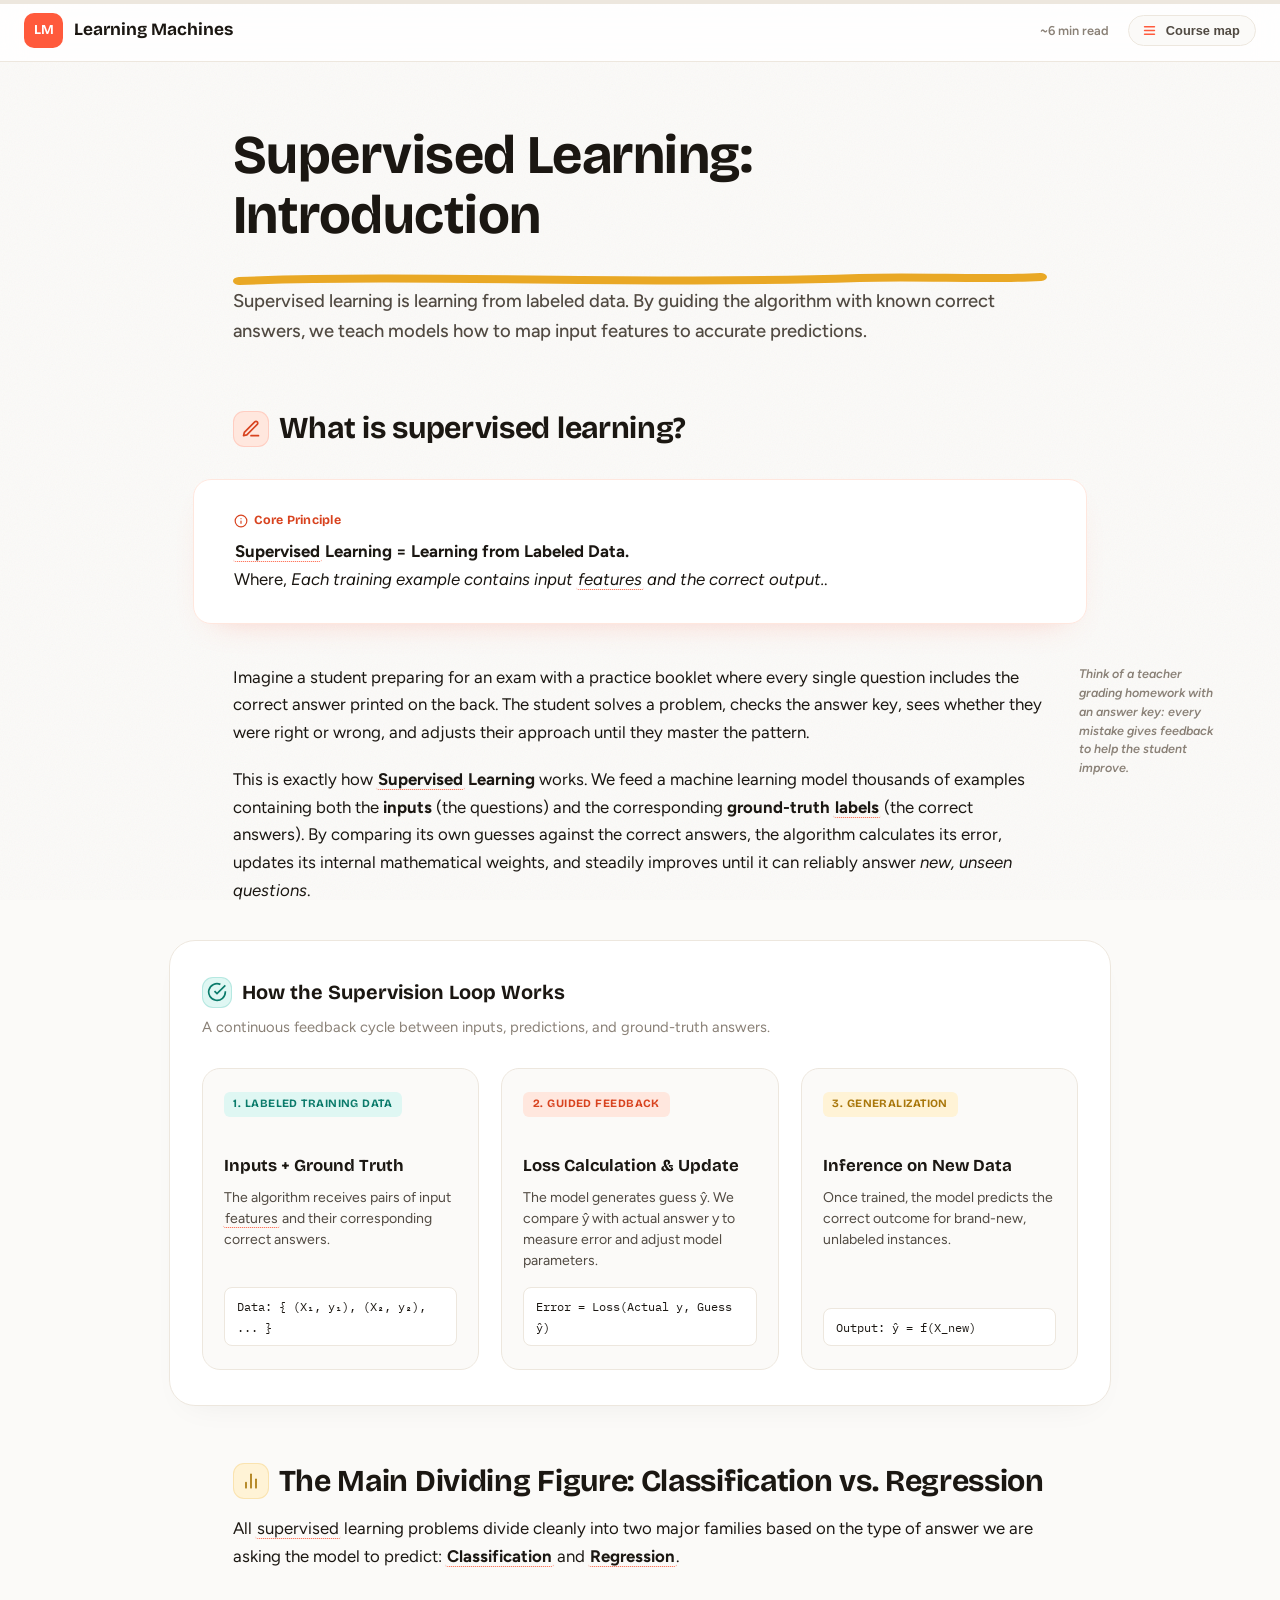
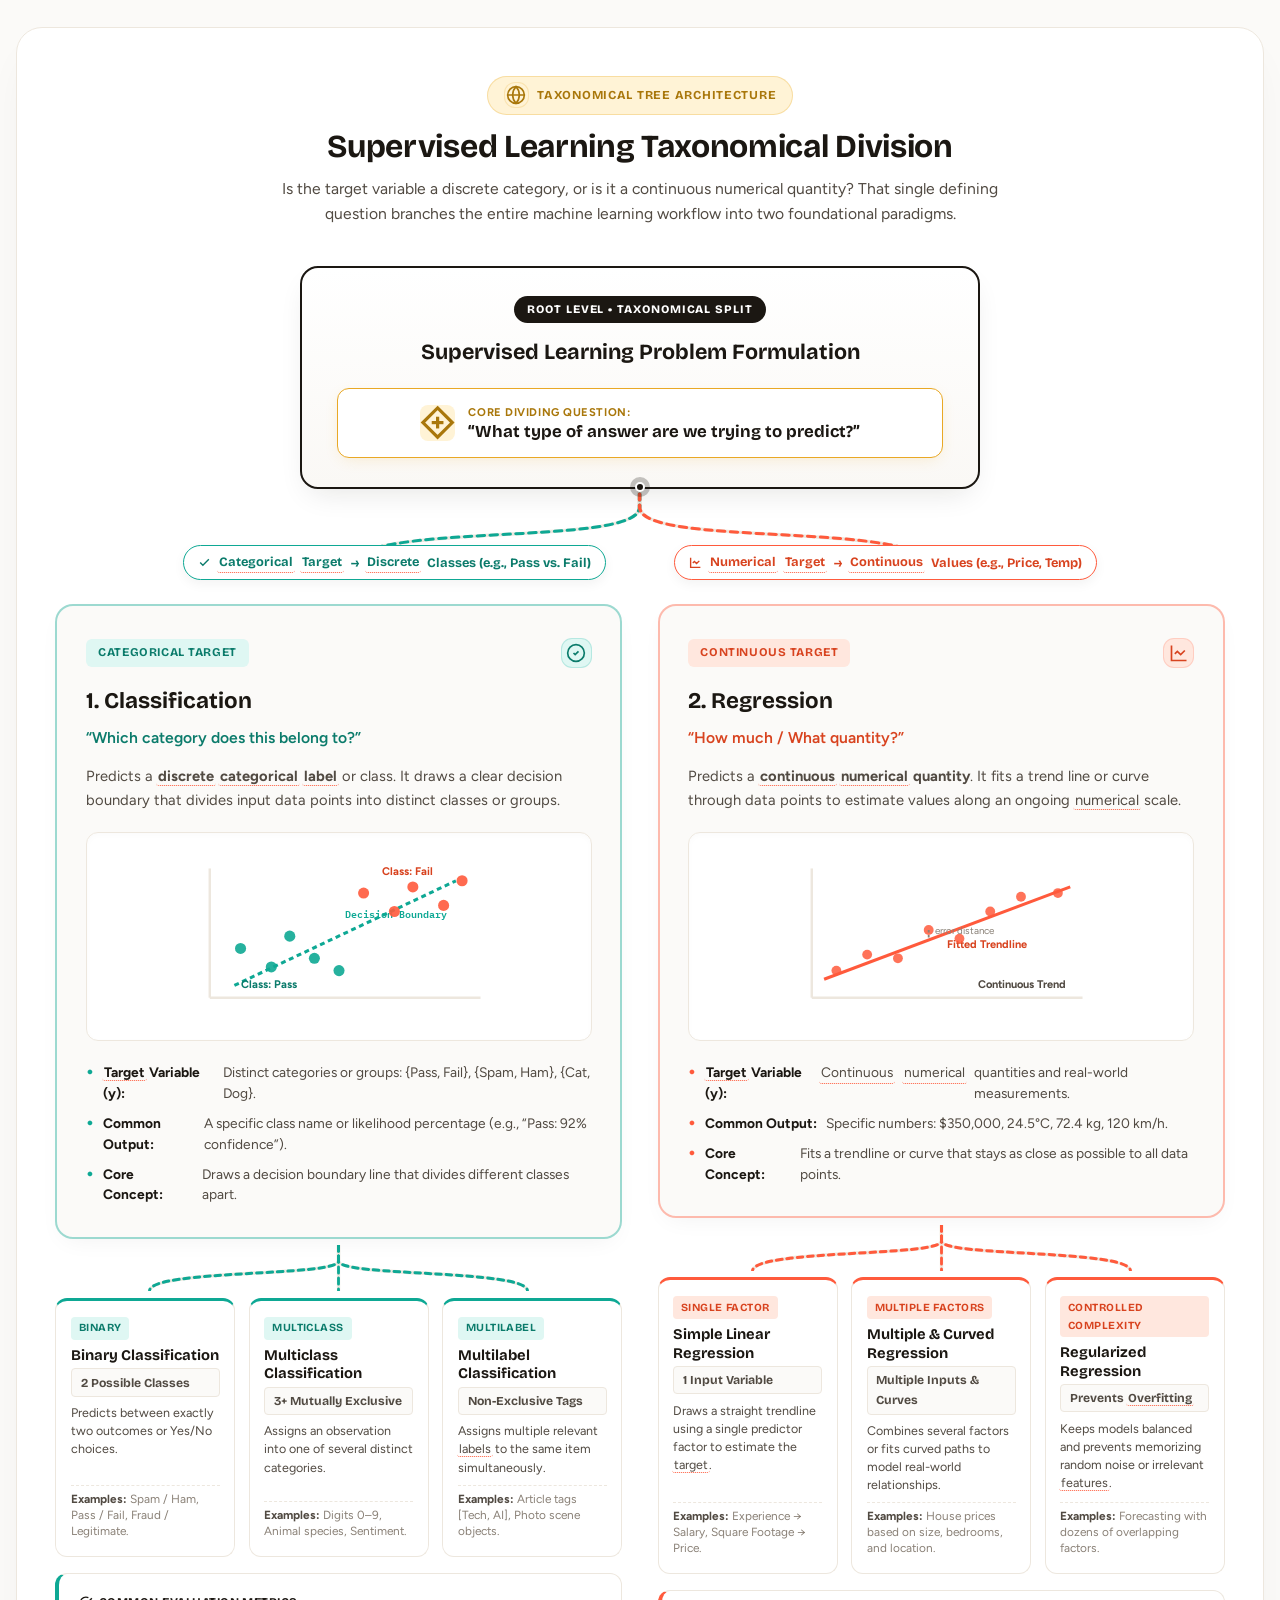
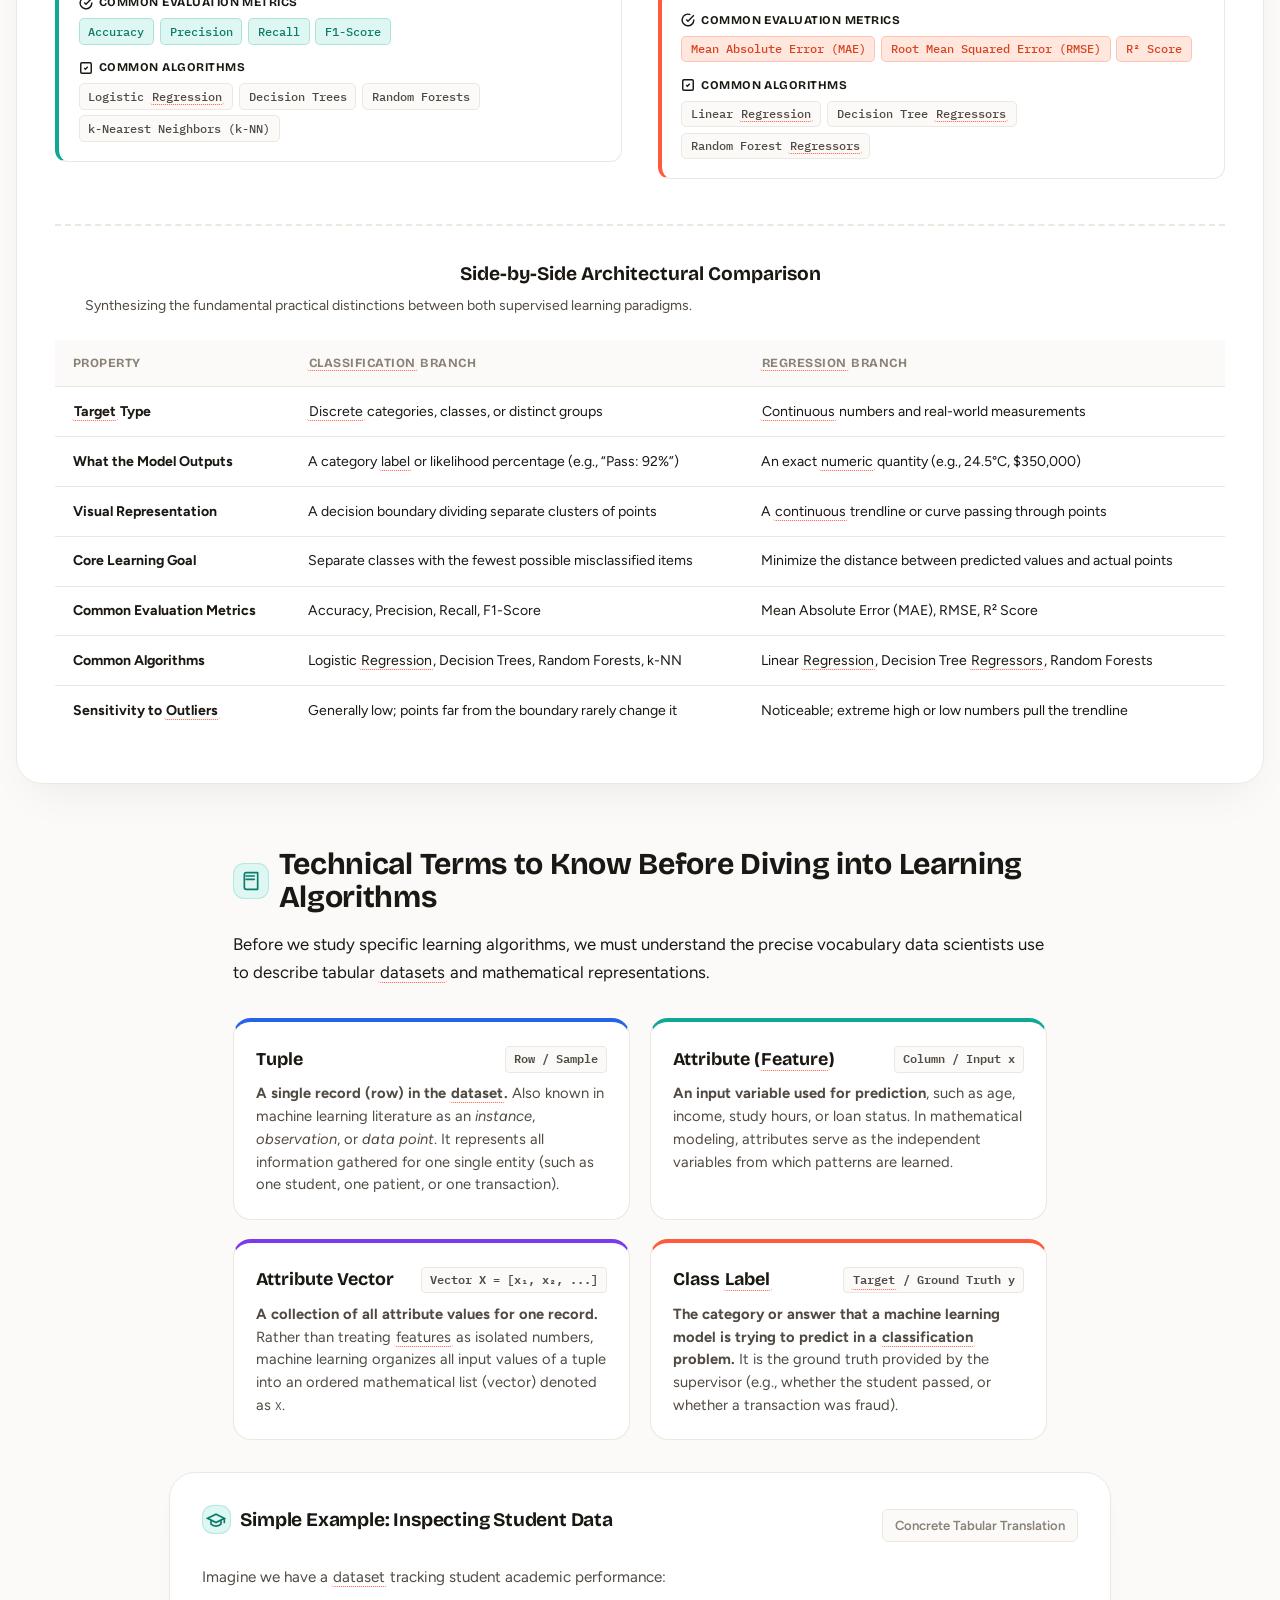
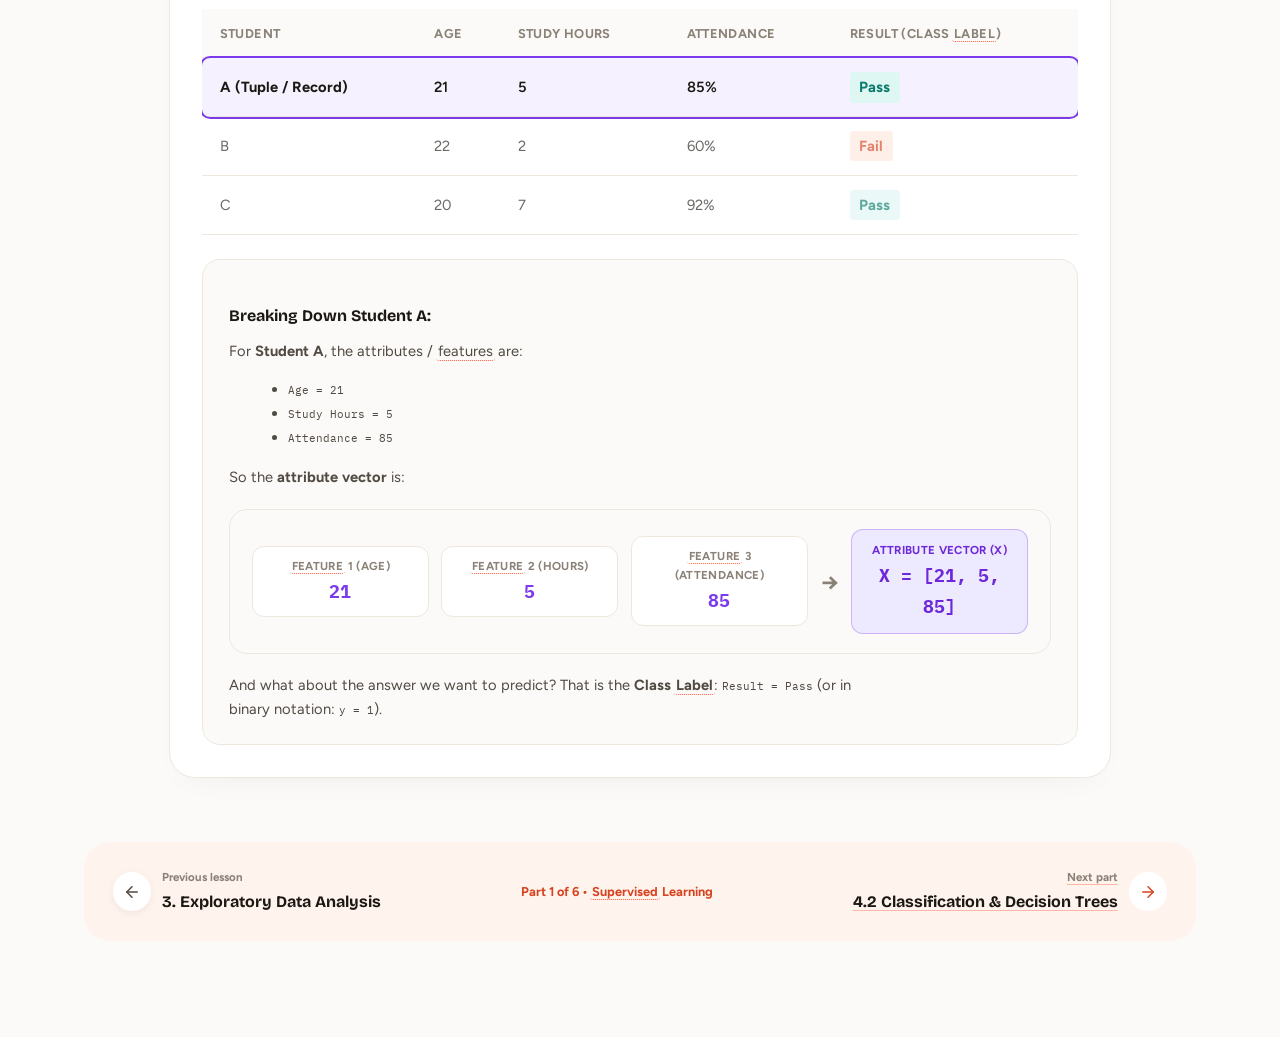
<file: supervised-learning.html>
<!DOCTYPE html>
<html lang="en">
<head>
<meta charset="UTF-8">
<meta name="viewport" content="width=device-width, initial-scale=1.0">
<title>Supervised Learning: Introduction &ndash; Learning Machines</title>
<meta name="description" content="A comprehensive lesson on Supervised Learning: Learning from labeled data, Classification vs. Regression dividing figure, and core technical terms.">
<link rel="preconnect" href="https://fonts.googleapis.com">
<link rel="preconnect" href="https://fonts.gstatic.com" crossorigin>
<link href="https://fonts.googleapis.com/css2?family=Bricolage+Grotesque:opsz,wght@12..96,500;12..96,600;12..96,700&family=Figtree:wght@400;500;600;700&family=IBM+Plex+Mono:wght@500;600&display=swap" rel="stylesheet">
<link rel="icon" type="image/svg+xml" href="favicon.svg">
<link rel="stylesheet" href="style.css">
</head>
<body>

<div class="grain" aria-hidden="true"></div>

<div class="progress-rail" aria-hidden="true"><div class="progress-fill" id="progressFill"></div></div>

<header class="top-bar">
  <div class="top-bar__brand">
    <span class="course-nav__mark">LM</span>
    <span class="top-bar__title">Learning Machines</span>
  </div>
  <div class="top-bar__controls">
    <span class="top-bar__time" id="readTime">~8 min read</span>
    <button class="nav-toggle" id="navToggle" aria-expanded="false" aria-controls="courseNav">
      <svg width="15" height="15" viewBox="0 0 24 24" fill="none" stroke="currentColor" stroke-width="2.2" stroke-linecap="round" stroke-linejoin="round" aria-hidden="true"><line x1="4" x2="20" y1="6" y2="6"/><line x1="4" x2="20" y1="12" y2="12"/><line x1="4" x2="20" y1="18" y2="18"/></svg>
      <span class="nav-toggle__label">Course map</span>
    </button>
  </div>
</header>

<div class="nav-overlay" id="navOverlay" aria-hidden="true"></div>
<!-- ============ SLIDE-OVER SIDEBAR ============ -->
<aside class="course-nav" id="courseNav">
  <div class="course-nav__header">
    <h2 class="course-nav__title-side">Course map</h2>
    <button class="nav-close" id="navClose" aria-label="Close nav">
      <svg width="20" height="20" viewBox="0 0 24 24" fill="none" stroke="currentColor" stroke-width="2" stroke-linecap="round" stroke-linejoin="round"><path d="M18 6 6 18M6 6l12 12"/></svg>
    </button>
  </div>
  <p class="course-nav__tagline">A slow, careful path through machine learning, start to finish.</p>

  <ol class="course-nav__list">
    <li class="course-nav__item is-completed">
      <a href="index.html" class="course-nav__inner-link">
        <span class="course-nav__num">1</span>
        <div>
          <span class="course-nav__name">Introduction</span>
          <span class="course-nav__state">completed</span>
        </div>
      </a>
    </li>
    <li class="course-nav__item is-completed">
      <a href="data-preprocessing.html" class="course-nav__inner-link">
        <span class="course-nav__num">2</span>
        <div>
          <span class="course-nav__name">Data Preprocessing</span>
          <span class="course-nav__state">completed</span>
        </div>
      </a>
    </li>
    <li class="course-nav__item is-completed">
      <a href="eda.html" class="course-nav__inner-link">
        <span class="course-nav__num">3</span>
        <div>
          <span class="course-nav__name">Exploratory Data Analysis</span>
          <span class="course-nav__state">completed</span>
        </div>
      </a>
    </li>
    <li class="course-nav__item is-active-group">
      <span class="course-nav__num">4</span>
      <div>
        <span class="course-nav__name">Supervised Learning</span>
        <span class="course-nav__state">in progress</span>
      </div>
    </li>
    <ol class="course-nav__sub-list">
      <li class="course-nav__sub-item is-active">
        <a href="supervised-learning.html">
          <span class="course-nav__sub-num">4.1</span>
          <div>
            <span class="course-nav__sub-name">Introduction</span>
            <span class="course-nav__state">reading now</span>
          </div>
        </a>
      </li>
      <li class="course-nav__sub-item ">
        <a href="classification.html">
          <span class="course-nav__sub-num">4.2</span>
          <div>
            <span class="course-nav__sub-name">Classification &amp; Decision Trees</span>
            <span class="course-nav__state">available now</span>
          </div>
        </a>
      </li>
      <li class="course-nav__sub-item ">
        <a href="id3-algorithm.html">
          <span class="course-nav__sub-num">4.3</span>
          <div>
            <span class="course-nav__sub-name">ID3 Algorithm</span>
            <span class="course-nav__state">available now</span>
          </div>
        </a>
      </li>
      <li class="course-nav__sub-item ">
        <a href="c45-algorithm.html">
          <span class="course-nav__sub-num">4.4</span>
          <div>
            <span class="course-nav__sub-name">C4.5 Algorithm</span>
            <span class="course-nav__state">available now</span>
          </div>
        </a>
      </li>
      <li class="course-nav__sub-item ">
        <a href="cart-algorithm.html">
          <span class="course-nav__sub-num">4.5</span>
          <div>
            <span class="course-nav__sub-name">CART Algorithm</span>
            <span class="course-nav__state">available now</span>
          </div>
        </a>
      </li>
      <li class="course-nav__sub-item ">
        <a href="regression-analysis.html">
          <span class="course-nav__sub-num">4.6</span>
          <div>
            <span class="course-nav__sub-name">Introduction to Regression</span>
            <span class="course-nav__state">available now</span>
          </div>
        </a>
      </li>
      <li class="course-nav__sub-item">
        <a href="simple-linear-regression.html">
          <span class="course-nav__sub-num">4.7</span>
          <div>
            <span class="course-nav__sub-name">Simple Linear Regression</span>
            <span class="course-nav__state">available now</span>
          </div>
        </a>
      </li>
      <li class="course-nav__sub-item">
        <a href="polynomial-regression.html">
          <span class="course-nav__sub-num">4.8</span>
          <div>
            <span class="course-nav__sub-name">Polynomial Regression</span>
            <span class="course-nav__state">available now</span>
          </div>
        </a>
      </li>
    </ol>
    <li class="course-nav__item">
      <a href="unsupervised-learning.html" class="course-nav__inner-link">
        <span class="course-nav__num">5</span>
        <div>
          <span class="course-nav__name">Unsupervised Learning</span>
          <span class="course-nav__state">available now</span>
        </div>
      </a>
    </li>
    <ol class="course-nav__sub-list">
      <li class="course-nav__sub-item">
        <a href="unsupervised-learning.html">
          <span class="course-nav__sub-num">5.1</span>
          <div>
            <span class="course-nav__sub-name">Introduction</span>
            <span class="course-nav__state">available now</span>
          </div>
        </a>
      </li>
      <li class="course-nav__sub-item">
        <a href="hierarchical-clustering.html">
          <span class="course-nav__sub-num">5.2</span>
          <div>
            <span class="course-nav__sub-name">Hierarchical Clustering</span>
            <span class="course-nav__state">available now</span>
          </div>
        </a>
      </li>
    </ol>
    <li class="course-nav__item is-locked">
      <span class="course-nav__num">6</span>
      <div>
        <span class="course-nav__name">Reinforcement Learning</span>
        <span class="course-nav__state">
          <svg class="course-nav__lock" width="12" height="12" viewBox="0 0 24 24" fill="none" stroke="currentColor" stroke-width="2" stroke-linecap="round" stroke-linejoin="round" aria-hidden="true"><rect width="18" height="11" x="3" y="11" rx="2" ry="2"/><path d="M7 11V7a5 5 0 0 1 10 0v4"/></svg>
          coming soon
        </span>
      </div>
    </li>
  </ol>
</aside>
<div class="shell">

  <!-- ============ MAIN ARTICLE ============ -->
  <main class="lesson">

    <header class="lesson__header">
      <span class="lesson__eyebrow-free-title">
        <h1>Supervised Learning: Introduction</h1>
        <svg class="title-underline" viewBox="0 0 520 14" preserveAspectRatio="none" aria-hidden="true">
          <path d="M4 9 C 120 2, 260 13, 400 6 C 440 4, 480 8, 516 5"/>
        </svg>
      </span>
      <p class="lesson__dek">Supervised learning is learning from labeled data. By guiding the algorithm with known correct answers, we teach models how to map input features to accurate predictions.</p>
    </header>

    <!-- ---- Section 1: What is Supervised Learning? ---- -->
    <section class="block" id="what-is-supervised-learning">
      <div class="block__body">
        <h2 class="fade-up animate-on-scroll">
          <span class="icon-badge icon-badge--coral">
            <svg viewBox="0 0 24 24" fill="none" stroke="currentColor" stroke-width="2" stroke-linecap="round" stroke-linejoin="round" aria-hidden="true"><path d="M12 20h9"/><path d="M16.5 3.5a2.121 2.121 0 0 1 3 3L7 19l-4 1 1-4L16.5 3.5z"/></svg>
          </span>
          What is supervised learning?
        </h2>

        <div class="definition fade-up animate-on-scroll">
          <div class="definition__label">
            <svg width="14" height="14" viewBox="0 0 24 24" fill="none" stroke="currentColor" stroke-width="2" stroke-linecap="round" stroke-linejoin="round" aria-hidden="true"><circle cx="12" cy="12" r="10"/><line x1="12" y1="16" x2="12" y2="12"/><line x1="12" y1="8" x2="12.01" y2="8"/></svg>
            Core Principle
          </div>
          <p>
            <strong>Supervised Learning = Learning from Labeled Data.</strong><br>
            Where, <em>Each training example contains input features and the correct output.</em>.
          </p>
        </div>

        <p class="marginable fade-up animate-on-scroll" data-note="Think of a teacher grading homework with an answer key: every mistake gives feedback to help the student improve.">
          Imagine a student preparing for an exam with a practice booklet where every single question includes the correct answer printed on the back. The student solves a problem, checks the answer key, sees whether they were right or wrong, and adjusts their approach until they master the pattern.
        </p>

        <p class="fade-up animate-on-scroll">
          This is exactly how <strong>Supervised Learning</strong> works. We feed a machine learning model thousands of examples containing both the <strong>inputs</strong> (the questions) and the corresponding <strong>ground-truth labels</strong> (the correct answers). By comparing its own guesses against the correct answers, the algorithm calculates its error, updates its internal mathematical weights, and steadily improves until it can reliably answer <em>new, unseen questions</em>.
        </p>

        <!-- Supervision Flow Architecture Diagram -->
        <div class="sl-supervision-flow fade-up animate-on-scroll">
          <div class="sl-supervision-flow__title">
            <span class="icon-badge icon-badge--teal" style="width:1.9rem;height:1.9rem;">
              <svg viewBox="0 0 24 24" fill="none" stroke="currentColor" stroke-width="2"><path d="M22 11.08V12a10 10 0 1 1-5.93-9.14"/><polyline points="22 4 12 14.01 9 11.01"/></svg>
            </span>
            How the Supervision Loop Works
          </div>
          <p class="sl-supervision-flow__subtitle">A continuous feedback cycle between inputs, predictions, and ground-truth answers.</p>

          <div class="sl-flow-steps">
            <!-- Step 1 -->
            <div class="sl-flow-step sl-flow-step--train">
              <span class="sl-flow-step__badge">1. Labeled Training Data</span>
              <h4 class="sl-flow-step__heading">Inputs + Ground Truth</h4>
              <p class="sl-flow-step__text">The algorithm receives pairs of input features and their corresponding correct answers.</p>
              <div class="sl-flow-step__math">Data: { (X₁, y₁), (X₂, y₂), ... }</div>
            </div>

            <!-- Step 2 -->
            <div class="sl-flow-step sl-flow-step--guide">
              <span class="sl-flow-step__badge">2. Guided Feedback</span>
              <h4 class="sl-flow-step__heading">Loss Calculation &amp; Update</h4>
              <p class="sl-flow-step__text">The model generates guess ŷ. We compare ŷ with actual answer y to measure error and adjust model parameters.</p>
              <div class="sl-flow-step__math">Error = Loss(Actual y, Guess ŷ)</div>
            </div>

            <!-- Step 3 -->
            <div class="sl-flow-step sl-flow-step--predict">
              <span class="sl-flow-step__badge">3. Generalization</span>
              <h4 class="sl-flow-step__heading">Inference on New Data</h4>
              <p class="sl-flow-step__text">Once trained, the model predicts the correct outcome for brand-new, unlabeled instances.</p>
              <div class="sl-flow-step__math">Output: ŷ = f(X_new)</div>
            </div>
          </div>
        </div>

      </div>
    </section>

    <!-- ---- Section 2: Main Dividing Figure: Classification vs Regression ---- -->
    <section class="block" id="classification-vs-regression">
      <div class="block__body">
        <h2 class="fade-up animate-on-scroll">
          <span class="icon-badge icon-badge--gold">
            <svg viewBox="0 0 24 24" fill="none" stroke="currentColor" stroke-width="2" stroke-linecap="round" stroke-linejoin="round" aria-hidden="true"><line x1="18" y1="20" x2="18" y2="10"/><line x1="12" y1="20" x2="12" y2="4"/><line x1="6" y1="20" x2="6" y2="14"/></svg>
          </span>
          The Main Dividing Figure: Classification vs. Regression
        </h2>
        <p class="fade-up animate-on-scroll">
          All supervised learning problems divide cleanly into two major families based on the type of answer we are asking the model to predict: <strong>Classification</strong> and <strong>Regression</strong>.
        </p>

        <!-- =========================================================================
             FIGURE: Supervised Learning Taxonomical Decision Tree
             ========================================================================= -->
        <figure class="sl-dividing-container sl-tree-figure fade-up animate-on-scroll" id="slTaxonomyTree" aria-label="Supervised Learning Taxonomical Decision Tree: Classification vs. Regression">
          
          <!-- Header -->
          <div class="sl-tree-header">
            <div class="sl-tree-header__badge">
              <span class="icon-badge icon-badge--gold" style="width:1.6rem;height:1.6rem;">
                <svg viewBox="0 0 24 24" fill="none" stroke="currentColor" stroke-width="2" stroke-linecap="round" stroke-linejoin="round"><circle cx="12" cy="12" r="10"/><path d="M12 2a14.5 14.5 0 0 0 0 20 14.5 14.5 0 0 0 0-20"/><path d="M2 12h20"/></svg>
              </span>
              <span class="sl-tree-header__eyebrow">Taxonomical Tree Architecture</span>
            </div>
            <h3 class="sl-tree-header__title">Supervised Learning Taxonomical Division</h3>
            <p class="sl-tree-header__desc">
              Is the target variable a discrete category, or is it a continuous numerical quantity? That single defining question branches the entire machine learning workflow into two foundational paradigms.
            </p>
          </div>

          <!-- ============ LEVEL 0: ROOT DECISION NODE ============ -->
          <div class="sl-tree-root-container">
            <div class="sl-tree-root-card">
              <div class="sl-tree-root-pill">ROOT LEVEL &bull; TAXONOMICAL SPLIT</div>
              <h4 class="sl-tree-root-heading">Supervised Learning Problem Formulation</h4>
              <div class="sl-tree-decision-hub">
                <div class="sl-tree-decision-icon">
                  <svg viewBox="0 0 24 24" fill="none" stroke="currentColor" stroke-width="2.2"><polygon points="12 2 22 12 12 22 2 12 12 2"/><line x1="12" y1="8" x2="12" y2="16"/><line x1="8" y1="12" x2="16" y2="12"/></svg>
                </div>
                <div class="sl-tree-decision-text">
                  <span class="sl-tree-decision-label">Core Dividing Question:</span>
                  <div class="sl-tree-decision-q">&ldquo;What type of answer are we trying to predict?&rdquo;</div>
                </div>
              </div>
              <div class="sl-tree-beacon sl-tree-beacon--root">
                <span class="sl-tree-beacon-ping"></span>
                <span class="sl-tree-beacon-dot"></span>
              </div>
            </div>
          </div>

          <!-- ============ MASTER SVG BRANCH CONNECTOR ============ -->
          <div class="sl-tree-connector sl-tree-connector--root" aria-hidden="true">
            <svg class="sl-tree-svg-master" viewBox="0 0 1000 86" preserveAspectRatio="none">
              <!-- Background guide paths -->
              <path class="sl-tree-wire-bg" d="M500 0 L500 24 C500 66, 250 36, 250 86" />
              <path class="sl-tree-wire-bg" d="M500 0 L500 24 C500 66, 750 36, 750 86" />
              <!-- Animated active wires -->
              <path class="sl-tree-wire sl-tree-wire--teal" d="M500 0 L500 24 C500 66, 250 36, 250 86" />
              <path class="sl-tree-wire sl-tree-wire--coral" d="M500 0 L500 24 C500 66, 750 36, 750 86" />
              <!-- Pulsing traveling particles -->
              <circle class="sl-tree-particle sl-tree-particle--teal" r="4.5">
                <animateMotion dur="2.4s" repeatCount="indefinite" path="M500 0 L500 24 C500 66, 250 36, 250 86" />
              </circle>
              <circle class="sl-tree-particle sl-tree-particle--coral" r="4.5">
                <animateMotion dur="2.4s" repeatCount="indefinite" path="M500 0 L500 24 C500 66, 750 36, 750 86" />
              </circle>
            </svg>
            <div class="sl-tree-branch-tags">
              <span class="sl-tree-branch-tag sl-tree-branch-tag--teal">
                <svg width="13" height="13" viewBox="0 0 24 24" fill="none" stroke="currentColor" stroke-width="2.5"><polyline points="20 6 9 17 4 12"/></svg>
                Categorical Target &rarr; Discrete Classes (e.g., Pass vs. Fail)
              </span>
              <span class="sl-tree-branch-tag sl-tree-branch-tag--coral">
                <svg width="13" height="13" viewBox="0 0 24 24" fill="none" stroke="currentColor" stroke-width="2.5"><path d="M3 3v18h18"/><path d="m19 9-5 5-4-4-3 3"/></svg>
                Numerical Target &rarr; Continuous Values (e.g., Price, Temp)
              </span>
            </div>
          </div>

          <!-- ============ LEVEL 1: TWO MASTER PARADIGMS ============ -->
          <div class="sl-tree-paradigms-grid">

            <!-- ================= TRUNK 1: CLASSIFICATION ================= -->
            <div class="sl-tree-trunk sl-tree-trunk--classification">

              <!-- Primary Trunk Node -->
              <div class="sl-tree-main-card sl-tree-main-card--classification">
                <div class="sl-tree-card-header">
                  <span class="sl-tree-card-pill">Categorical Target</span>
                  <span class="icon-badge icon-badge--teal" style="width:1.9rem;height:1.9rem;">
                    <svg viewBox="0 0 24 24" fill="none" stroke="currentColor" stroke-width="2"><circle cx="12" cy="12" r="10"/><path d="m9 12 2 2 4-4"/></svg>
                  </span>
                </div>
                <h4 class="sl-tree-card-title">1. Classification</h4>
                <div class="sl-tree-card-question">&ldquo;Which category does this belong to?&rdquo;</div>
                <p class="sl-tree-card-desc">
                  Predicts a <strong>discrete categorical label</strong> or class. It draws a clear decision boundary that divides input data points into distinct classes or groups.
                </p>

                <!-- Mini SVG Diagram: Classification Decision Boundary -->
                <div class="sl-tree-chart-box">
                  <svg viewBox="0 0 260 140" fill="none" xmlns="http://www.w3.org/2000/svg">
                    <!-- Axes -->
                    <line x1="25" y1="120" x2="245" y2="120" stroke="#EDE7DE" stroke-width="2"/>
                    <line x1="25" y1="120" x2="25" y2="15" stroke="#EDE7DE" stroke-width="2"/>
                    <!-- Decision Boundary Line -->
                    <line x1="45" y1="110" x2="225" y2="25" stroke="#0EA894" stroke-width="2.5" stroke-dasharray="4 3"/>
                    <text x="135" y="55" font-family="'IBM Plex Mono', monospace" font-size="8.5" fill="#0EA894" font-weight="600">Decision Boundary</text>
                    <!-- Class 1: Circles (Teal) -->
                    <circle cx="50" cy="80" r="4.5" fill="#0EA894" opacity="0.9"/>
                    <circle cx="75" cy="95" r="4.5" fill="#0EA894" opacity="0.9"/>
                    <circle cx="90" cy="70" r="4.5" fill="#0EA894" opacity="0.9"/>
                    <circle cx="110" cy="88" r="4.5" fill="#0EA894" opacity="0.9"/>
                    <circle cx="130" cy="98" r="4.5" fill="#0EA894" opacity="0.9"/>
                    <!-- Class 2: Diamonds / Crosses (Coral) -->
                    <circle cx="150" cy="35" r="4.5" fill="#FF5A3C" opacity="0.9"/>
                    <circle cx="175" cy="50" r="4.5" fill="#FF5A3C" opacity="0.9"/>
                    <circle cx="190" cy="30" r="4.5" fill="#FF5A3C" opacity="0.9"/>
                    <circle cx="215" cy="45" r="4.5" fill="#FF5A3C" opacity="0.9"/>
                    <circle cx="230" cy="25" r="4.5" fill="#FF5A3C" opacity="0.9"/>
                    <!-- Labels -->
                    <text x="50" y="112" font-family="Figtree, sans-serif" font-size="9" fill="#0B7B6B" font-weight="700">Class: Pass</text>
                    <text x="165" y="20" font-family="Figtree, sans-serif" font-size="9" fill="#D8431F" font-weight="700">Class: Fail</text>
                  </svg>
                </div>

                <ul class="sl-tree-specs-list">
                  <li><strong>Target Variable (y):</strong> Distinct categories or groups: {Pass, Fail}, {Spam, Ham}, {Cat, Dog}.</li>
                  <li><strong>Common Output:</strong> A specific class name or likelihood percentage (e.g., &ldquo;Pass: 92% confidence&rdquo;).</li>
                  <li><strong>Core Concept:</strong> Draws a decision boundary line that divides different classes apart.</li>
                </ul>
              </div>

              <!-- Sub-connector down to classification leaves -->
              <div class="sl-tree-sub-connector" aria-hidden="true">
                <svg viewBox="0 0 600 46" preserveAspectRatio="none">
                  <path class="sl-tree-wire-bg" d="M300 0 L300 16 C300 32, 100 24, 100 46" />
                  <path class="sl-tree-wire-bg" d="M300 0 L300 46" />
                  <path class="sl-tree-wire-bg" d="M300 0 L300 16 C300 32, 500 24, 500 46" />
                  <path class="sl-tree-wire sl-tree-wire--teal" d="M300 0 L300 16 C300 32, 100 24, 100 46" />
                  <path class="sl-tree-wire sl-tree-wire--teal" d="M300 0 L300 46" />
                  <path class="sl-tree-wire sl-tree-wire--teal" d="M300 0 L300 16 C300 32, 500 24, 500 46" />
                </svg>
              </div>

              <!-- Level 2 Sub-Taxonomy Cards: 3 Types -->
              <div class="sl-tree-sub-grid">
                <!-- Sub-type 1 -->
                <div class="sl-tree-sub-card sl-tree-sub-card--classification">
                  <span class="sl-tree-sub-badge">Binary</span>
                  <h5 class="sl-tree-sub-title">Binary Classification</h5>
                  <div class="sl-tree-sub-tag">2 Possible Classes</div>
                  <p class="sl-tree-sub-text">Predicts between exactly two outcomes or Yes/No choices.</p>
                  <div class="sl-tree-sub-examples"><strong>Examples:</strong> Spam / Ham, Pass / Fail, Fraud / Legitimate.</div>
                </div>

                <!-- Sub-type 2 -->
                <div class="sl-tree-sub-card sl-tree-sub-card--classification">
                  <span class="sl-tree-sub-badge">Multiclass</span>
                  <h5 class="sl-tree-sub-title">Multiclass Classification</h5>
                  <div class="sl-tree-sub-tag">3+ Mutually Exclusive</div>
                  <p class="sl-tree-sub-text">Assigns an observation into one of several distinct categories.</p>
                  <div class="sl-tree-sub-examples"><strong>Examples:</strong> Digits 0&ndash;9, Animal species, Sentiment.</div>
                </div>

                <!-- Sub-type 3 -->
                <div class="sl-tree-sub-card sl-tree-sub-card--classification">
                  <span class="sl-tree-sub-badge">Multilabel</span>
                  <h5 class="sl-tree-sub-title">Multilabel Classification</h5>
                  <div class="sl-tree-sub-tag">Non-Exclusive Tags</div>
                  <p class="sl-tree-sub-text">Assigns multiple relevant labels to the same item simultaneously.</p>
                  <div class="sl-tree-sub-examples"><strong>Examples:</strong> Article tags [Tech, AI], Photo scene objects.</div>
                </div>
              </div>

              <!-- Level 3 Operational Leaf: Metrics & Algorithms -->
              <div class="sl-tree-leaf-card sl-tree-leaf-card--classification">
                <div class="sl-tree-leaf-row">
                  <div class="sl-tree-leaf-label">
                    <svg width="14" height="14" viewBox="0 0 24 24" fill="none" stroke="currentColor" stroke-width="2.5"><path d="M22 11.08V12a10 10 0 1 1-5.93-9.14"/><polyline points="22 4 12 14.01 9 11.01"/></svg>
                    Common Evaluation Metrics
                  </div>
                  <div class="sl-tree-leaf-tags">
                    <span class="sl-tag sl-tag--teal">Accuracy</span>
                    <span class="sl-tag sl-tag--teal">Precision</span>
                    <span class="sl-tag sl-tag--teal">Recall</span>
                    <span class="sl-tag sl-tag--teal">F1-Score</span>
                  </div>
                </div>
                <div class="sl-tree-leaf-row">
                  <div class="sl-tree-leaf-label">
                    <svg width="14" height="14" viewBox="0 0 24 24" fill="none" stroke="currentColor" stroke-width="2.5"><rect width="18" height="18" x="3" y="3" rx="2"/><path d="m9 12 2 2 4-4"/></svg>
                    Common Algorithms
                  </div>
                  <div class="sl-tree-leaf-tags">
                    <span class="sl-tag sl-tag--neutral">Logistic Regression</span>
                    <span class="sl-tag sl-tag--neutral">Decision Trees</span>
                    <span class="sl-tag sl-tag--neutral">Random Forests</span>
                    <span class="sl-tag sl-tag--neutral">k-Nearest Neighbors (k-NN)</span>
                  </div>
                </div>
              </div>

            </div>

            <!-- ================= TRUNK 2: REGRESSION ================= -->
            <div class="sl-tree-trunk sl-tree-trunk--regression">

              <!-- Primary Trunk Node -->
              <div class="sl-tree-main-card sl-tree-main-card--regression">
                <div class="sl-tree-card-header">
                  <span class="sl-tree-card-pill">Continuous Target</span>
                  <span class="icon-badge icon-badge--coral" style="width:1.9rem;height:1.9rem;">
                    <svg viewBox="0 0 24 24" fill="none" stroke="currentColor" stroke-width="2"><path d="M3 3v18h18"/><path d="m19 9-5 5-4-4-3 3"/></svg>
                  </span>
                </div>
                <h4 class="sl-tree-card-title">2. Regression</h4>
                <div class="sl-tree-card-question">&ldquo;How much / What quantity?&rdquo;</div>
                <p class="sl-tree-card-desc">
                  Predicts a <strong>continuous numerical quantity</strong>. It fits a trend line or curve through data points to estimate values along an ongoing numerical scale.
                </p>

                <!-- Mini SVG Diagram: Regression Trend Line -->
                <div class="sl-tree-chart-box">
                  <svg viewBox="0 0 260 140" fill="none" xmlns="http://www.w3.org/2000/svg">
                    <!-- Axes -->
                    <line x1="25" y1="120" x2="245" y2="120" stroke="#EDE7DE" stroke-width="2"/>
                    <line x1="25" y1="120" x2="25" y2="15" stroke="#EDE7DE" stroke-width="2"/>
                    <!-- Fitted Trend Line -->
                    <line x1="35" y1="105" x2="235" y2="30" stroke="#FF5A3C" stroke-width="2.5"/>
                    <text x="135" y="80" font-family="Figtree, sans-serif" font-size="9" fill="#D8431F" font-weight="700">Fitted Trendline</text>
                    <!-- Continuous Scatter Points with Error Stems -->
                    <circle cx="45" cy="98" r="4" fill="#FF5A3C" opacity="0.85"/>
                    <circle cx="70" cy="85" r="4" fill="#FF5A3C" opacity="0.85"/>
                    <circle cx="95" cy="88" r="4" fill="#FF5A3C" opacity="0.85"/>
                    <circle cx="120" cy="65" r="4" fill="#FF5A3C" opacity="0.85"/>
                    <circle cx="145" cy="72" r="4" fill="#FF5A3C" opacity="0.85"/>
                    <circle cx="170" cy="50" r="4" fill="#FF5A3C" opacity="0.85"/>
                    <circle cx="195" cy="38" r="4" fill="#FF5A3C" opacity="0.85"/>
                    <circle cx="225" cy="35" r="4" fill="#FF5A3C" opacity="0.85"/>
                    <!-- Residual Dotted Line -->
                    <line x1="120" y1="65" x2="120" y2="73" stroke="#8A8177" stroke-width="1.5" stroke-dasharray="2 2"/>
                    <text x="125" y="68" font-family="Figtree, sans-serif" font-size="8" fill="#8A8177">error distance</text>
                    <text x="160" y="112" font-family="Figtree, sans-serif" font-size="9" fill="#514A42" font-weight="700">Continuous Trend</text>
                  </svg>
                </div>

                <ul class="sl-tree-specs-list">
                  <li><strong>Target Variable (y):</strong> Continuous numerical quantities and real-world measurements.</li>
                  <li><strong>Common Output:</strong> Specific numbers: $350,000, 24.5&deg;C, 72.4 kg, 120 km/h.</li>
                  <li><strong>Core Concept:</strong> Fits a trendline or curve that stays as close as possible to all data points.</li>
                </ul>
              </div>

              <!-- Sub-connector down to regression leaves -->
              <div class="sl-tree-sub-connector" aria-hidden="true">
                <svg viewBox="0 0 600 46" preserveAspectRatio="none">
                  <path class="sl-tree-wire-bg" d="M300 0 L300 16 C300 32, 100 24, 100 46" />
                  <path class="sl-tree-wire-bg" d="M300 0 L300 46" />
                  <path class="sl-tree-wire-bg" d="M300 0 L300 16 C300 32, 500 24, 500 46" />
                  <path class="sl-tree-wire sl-tree-wire--coral" d="M300 0 L300 16 C300 32, 100 24, 100 46" />
                  <path class="sl-tree-wire sl-tree-wire--coral" d="M300 0 L300 46" />
                  <path class="sl-tree-wire sl-tree-wire--coral" d="M300 0 L300 16 C300 32, 500 24, 500 46" />
                </svg>
              </div>

              <!-- Level 2 Sub-Taxonomy Cards: 3 Types -->
              <div class="sl-tree-sub-grid">
                <!-- Sub-type 1 -->
                <div class="sl-tree-sub-card sl-tree-sub-card--regression">
                  <span class="sl-tree-sub-badge">Single Factor</span>
                  <h5 class="sl-tree-sub-title">Simple Linear Regression</h5>
                  <div class="sl-tree-sub-tag">1 Input Variable</div>
                  <p class="sl-tree-sub-text">Draws a straight trendline using a single predictor factor to estimate the target.</p>
                  <div class="sl-tree-sub-examples"><strong>Examples:</strong> Experience &rarr; Salary, Square Footage &rarr; Price.</div>
                </div>

                <!-- Sub-type 2 -->
                <div class="sl-tree-sub-card sl-tree-sub-card--regression">
                  <span class="sl-tree-sub-badge">Multiple Factors</span>
                  <h5 class="sl-tree-sub-title">Multiple &amp; Curved Regression</h5>
                  <div class="sl-tree-sub-tag">Multiple Inputs &amp; Curves</div>
                  <p class="sl-tree-sub-text">Combines several factors or fits curved paths to model real-world relationships.</p>
                  <div class="sl-tree-sub-examples"><strong>Examples:</strong> House prices based on size, bedrooms, and location.</div>
                </div>

                <!-- Sub-type 3 -->
                <div class="sl-tree-sub-card sl-tree-sub-card--regression">
                  <span class="sl-tree-sub-badge">Controlled Complexity</span>
                  <h5 class="sl-tree-sub-title">Regularized Regression</h5>
                  <div class="sl-tree-sub-tag">Prevents Overfitting</div>
                  <p class="sl-tree-sub-text">Keeps models balanced and prevents memorizing random noise or irrelevant features.</p>
                  <div class="sl-tree-sub-examples"><strong>Examples:</strong> Forecasting with dozens of overlapping factors.</div>
                </div>
              </div>

              <!-- Level 3 Operational Leaf: Metrics & Algorithms -->
              <div class="sl-tree-leaf-card sl-tree-leaf-card--regression">
                <div class="sl-tree-leaf-row">
                  <div class="sl-tree-leaf-label">
                    <svg width="14" height="14" viewBox="0 0 24 24" fill="none" stroke="currentColor" stroke-width="2.5"><path d="M22 11.08V12a10 10 0 1 1-5.93-9.14"/><polyline points="22 4 12 14.01 9 11.01"/></svg>
                    Common Evaluation Metrics
                  </div>
                  <div class="sl-tree-leaf-tags">
                    <span class="sl-tag sl-tag--coral">Mean Absolute Error (MAE)</span>
                    <span class="sl-tag sl-tag--coral">Root Mean Squared Error (RMSE)</span>
                    <span class="sl-tag sl-tag--coral">R&sup2; Score</span>
                  </div>
                </div>
                <div class="sl-tree-leaf-row">
                  <div class="sl-tree-leaf-label">
                    <svg width="14" height="14" viewBox="0 0 24 24" fill="none" stroke="currentColor" stroke-width="2.5"><rect width="18" height="18" x="3" y="3" rx="2"/><path d="m9 12 2 2 4-4"/></svg>
                    Common Algorithms
                  </div>
                  <div class="sl-tree-leaf-tags">
                    <span class="sl-tag sl-tag--neutral">Linear Regression</span>
                    <span class="sl-tag sl-tag--neutral">Decision Tree Regressors</span>
                    <span class="sl-tag sl-tag--neutral">Random Forest Regressors</span>
                  </div>
                </div>
              </div>

            </div>

          </div>

          <!-- ============ LEVEL 4: ARCHITECTURAL COMPARISON MATRIX ============ -->
          <div class="sl-tree-table-section">
            <div class="sl-tree-table-header">
              <h4 class="sl-tree-table-title">Side-by-Side Architectural Comparison</h4>
              <p class="sl-tree-table-caption">Synthesizing the fundamental practical distinctions between both supervised learning paradigms.</p>
            </div>
            <div style="overflow-x: auto;">
              <table class="sl-compare-table">
                <thead>
                  <tr>
                    <th>Property</th>
                    <th>Classification Branch</th>
                    <th>Regression Branch</th>
                  </tr>
                </thead>
                <tbody>
                  <tr>
                    <td><strong>Target Type</strong></td>
                    <td>Discrete categories, classes, or distinct groups</td>
                    <td>Continuous numbers and real-world measurements</td>
                  </tr>
                  <tr>
                    <td><strong>What the Model Outputs</strong></td>
                    <td>A category label or likelihood percentage (e.g., &ldquo;Pass: 92%&rdquo;)</td>
                    <td>An exact numeric quantity (e.g., 24.5&deg;C, $350,000)</td>
                  </tr>
                  <tr>
                    <td><strong>Visual Representation</strong></td>
                    <td>A decision boundary dividing separate clusters of points</td>
                    <td>A continuous trendline or curve passing through points</td>
                  </tr>
                  <tr>
                    <td><strong>Core Learning Goal</strong></td>
                    <td>Separate classes with the fewest possible misclassified items</td>
                    <td>Minimize the distance between predicted values and actual points</td>
                  </tr>
                  <tr>
                    <td><strong>Common Evaluation Metrics</strong></td>
                    <td>Accuracy, Precision, Recall, F1-Score</td>
                    <td>Mean Absolute Error (MAE), RMSE, R&sup2; Score</td>
                  </tr>
                  <tr>
                    <td><strong>Common Algorithms</strong></td>
                    <td>Logistic Regression, Decision Trees, Random Forests, k-NN</td>
                    <td>Linear Regression, Decision Tree Regressors, Random Forests</td>
                  </tr>
                  <tr>
                    <td><strong>Sensitivity to Outliers</strong></td>
                    <td>Generally low; points far from the boundary rarely change it</td>
                    <td>Noticeable; extreme high or low numbers pull the trendline</td>
                  </tr>
                </tbody>
              </table>
            </div>
          </div>

        </figure>

      </div>
    </section>

    <!-- ---- Section 3: Technical Terms to Know Before Diving In ---- -->
    <section class="block" id="technical-terms">
      <div class="block__body">
        <h2 class="fade-up animate-on-scroll">
          <span class="icon-badge icon-badge--teal">
            <svg viewBox="0 0 24 24" fill="none" stroke="currentColor" stroke-width="2" stroke-linecap="round" stroke-linejoin="round" aria-hidden="true"><path d="M4 19.5v-15A2.5 2.5 0 0 1 6.5 2H20v20H6.5a2.5 2.5 0 0 1-2.5-2.5Z"/><path d="M6 6h10"/><path d="M6 10h10"/></svg>
          </span>
          Technical Terms to Know Before Diving into Learning Algorithms
        </h2>
        <p class="fade-up animate-on-scroll">
          Before we study specific learning algorithms, we must understand the precise vocabulary data scientists use to describe tabular datasets and mathematical representations.
        </p>

        <!-- Terms 4-Grid -->
        <div class="sl-terms-grid fade-up animate-on-scroll">
          
          <!-- Term 1: Tuple -->
          <div class="sl-term-card sl-term-card--tuple">
            <div class="sl-term-head">
              <span class="sl-term-name">Tuple</span>
              <span class="sl-term-sym">Row / Sample</span>
            </div>
            <p class="sl-term-def">
              <strong>A single record (row) in the dataset.</strong> Also known in machine learning literature as an <em>instance</em>, <em>observation</em>, or <em>data point</em>. It represents all information gathered for one single entity (such as one student, one patient, or one transaction).
            </p>
          </div>

          <!-- Term 2: Attribute (Feature) -->
          <div class="sl-term-card sl-term-card--attribute">
            <div class="sl-term-head">
              <span class="sl-term-name">Attribute (Feature)</span>
              <span class="sl-term-sym">Column / Input x</span>
            </div>
            <p class="sl-term-def">
              <strong>An input variable used for prediction</strong>, such as age, income, study hours, or loan status. In mathematical modeling, attributes serve as the independent variables from which patterns are learned.
            </p>
          </div>

          <!-- Term 3: Attribute Vector -->
          <div class="sl-term-card sl-term-card--vector">
            <div class="sl-term-head">
              <span class="sl-term-name">Attribute Vector</span>
              <span class="sl-term-sym">Vector X = [x₁, x₂, ...]</span>
            </div>
            <p class="sl-term-def">
              <strong>A collection of all attribute values for one record.</strong> Rather than treating features as isolated numbers, machine learning organizes all input values of a tuple into an ordered mathematical list (vector) denoted as <code>X</code>.
            </p>
          </div>

          <!-- Term 4: Class Label -->
          <div class="sl-term-card sl-term-card--class">
            <div class="sl-term-head">
              <span class="sl-term-name">Class Label</span>
              <span class="sl-term-sym">Target / Ground Truth y</span>
            </div>
            <p class="sl-term-def">
              <strong>The category or answer that a machine learning model is trying to predict in a classification problem.</strong> It is the ground truth provided by the supervisor (e.g., whether the student passed, or whether a transaction was fraud).
            </p>
          </div>

        </div>

        <!-- Practical Student Example Showcase -->
        <div class="sl-student-box fade-up animate-on-scroll">
          <div class="sl-student-box__head">
            <h3 class="sl-student-box__title">
              <span class="icon-badge icon-badge--teal" style="width:1.8rem;height:1.8rem;">
                <svg viewBox="0 0 24 24" fill="none" stroke="currentColor" stroke-width="2"><path d="M22 10v6M2 10l10-5 10 5-10 5z"/><path d="M6 12v5c3 3 9 3 12 0v-5"/></svg>
              </span>
              Simple Example: Inspecting Student Data
            </h3>
            <span style="font-size: 0.82rem; font-weight: 600; color: var(--muted); background: var(--bg); padding: 0.3rem 0.75rem; border-radius: 6px; border: 1px solid var(--line);">
              Concrete Tabular Translation
            </span>
          </div>

          <p style="font-size: 0.95rem; color: var(--ink-soft); margin-bottom: 1.2rem;">
            Imagine we have a dataset tracking student academic performance:
          </p>

          <div class="sl-student-table-wrap">
            <table class="sl-student-table">
              <thead>
                <tr>
                  <th>Student</th>
                  <th>Age</th>
                  <th>Study Hours</th>
                  <th>Attendance</th>
                  <th>Result (Class Label)</th>
                </tr>
              </thead>
              <tbody>
                <tr class="highlight-row">
                  <td><strong>A (Tuple / Record)</strong></td>
                  <td>21</td>
                  <td>5</td>
                  <td>85%</td>
                  <td><span style="display:inline-block; padding: 0.2rem 0.6rem; border-radius: 4px; background: var(--teal-tint); color: var(--teal-dark); font-weight:700;">Pass</span></td>
                </tr>
                <tr style="opacity: 0.65;">
                  <td>B</td>
                  <td>22</td>
                  <td>2</td>
                  <td>60%</td>
                  <td><span style="display:inline-block; padding: 0.2rem 0.6rem; border-radius: 4px; background: var(--coral-tint); color: var(--coral-dark); font-weight:700;">Fail</span></td>
                </tr>
                <tr style="opacity: 0.65;">
                  <td>C</td>
                  <td>20</td>
                  <td>7</td>
                  <td>92%</td>
                  <td><span style="display:inline-block; padding: 0.2rem 0.6rem; border-radius: 4px; background: var(--teal-tint); color: var(--teal-dark); font-weight:700;">Pass</span></td>
                </tr>
              </tbody>
            </table>
          </div>

          <div style="background: var(--bg); border: 1px solid var(--line); border-radius: var(--radius); padding: 1.4rem 1.6rem;">
            <h4 style="font-size: 1rem; margin-bottom: 0.6rem; font-family: var(--display);">Breaking Down Student A:</h4>
            <p style="font-size: 0.92rem; color: var(--ink-soft); margin-bottom: 0.8rem;">
              For <strong>Student A</strong>, the attributes / features are:
            </p>
            <ul style="margin: 0 0 1rem 1.2rem; font-size: 0.92rem; color: var(--ink-soft);">
              <li><code>Age = 21</code></li>
              <li><code>Study Hours = 5</code></li>
              <li><code>Attendance = 85</code></li>
            </ul>
            <p style="font-size: 0.92rem; color: var(--ink-soft); margin-bottom: 0.8rem;">
              So the <strong>attribute vector</strong> is:
            </p>

            <!-- Vector Assembly Pill -->
            <div class="sl-vector-breakdown">
              <div class="sl-v-attr">
                <span class="sl-v-attr__name">Feature 1 (Age)</span>
                <span class="sl-v-attr__val">21</span>
              </div>
              <div class="sl-v-attr">
                <span class="sl-v-attr__name">Feature 2 (Hours)</span>
                <span class="sl-v-attr__val">5</span>
              </div>
              <div class="sl-v-attr">
                <span class="sl-v-attr__name">Feature 3 (Attendance)</span>
                <span class="sl-v-attr__val">85</span>
              </div>
              <div class="sl-v-arrow">&rarr;</div>
              <div class="sl-v-result">
                <span class="sl-v-result__label">Attribute Vector (X)</span>
                <span class="sl-v-result__math">X = [21, 5, 85]</span>
              </div>
            </div>

            <p style="font-size: 0.92rem; color: var(--ink-soft); margin-top: 1.2rem; margin-bottom: 0;">
              And what about the answer we want to predict? That is the <strong>Class Label</strong>: <code>Result = Pass</code> (or in binary notation: <code>y = 1</code>).
            </p>
          </div>
        </div>

      </div>
    </section>

    <!-- ============ LESSON FOOTER ============ -->
    <footer class="lesson__footer">
      <a href="eda.html" class="lesson__footer-prev" id="prevLessonLink">
        <span class="lesson__footer-prev-arrow">
          <svg width="18" height="18" viewBox="0 0 24 24" fill="none" stroke="currentColor" stroke-width="2" stroke-linecap="round" stroke-linejoin="round" aria-hidden="true"><path d="M19 12H5"/><path d="m12 19-7-7 7-7"/></svg>
        </span>
        <div class="lesson__footer-prev-text">
          <span class="lesson__footer-prev-label">Previous lesson</span>
          <span class="lesson__footer-prev-name">3. Exploratory Data Analysis</span>
        </div>
      </a>

      <div class="lesson__footer-progress">Part 1 of 6 &bull; Supervised Learning</div>

      <a href="classification.html" class="lesson__footer-next" id="nextLessonLink">
        <div class="lesson__footer-next-text">
          <span class="lesson__footer-next-label">Next part</span>
          <span class="lesson__footer-next-name">4.2 Classification &amp; Decision Trees</span>
        </div>
        <span class="lesson__footer-arrow">
          <svg width="18" height="18" viewBox="0 0 24 24" fill="none" stroke="currentColor" stroke-width="2" stroke-linecap="round" stroke-linejoin="round" aria-hidden="true"><path d="M5 12h14"/><path d="m12 5 7 7-7 7"/></svg>
        </span>
      </a>
    </footer>

  </main>
</div>

<script src="main.js"></script>
</body>
</html>
</file>
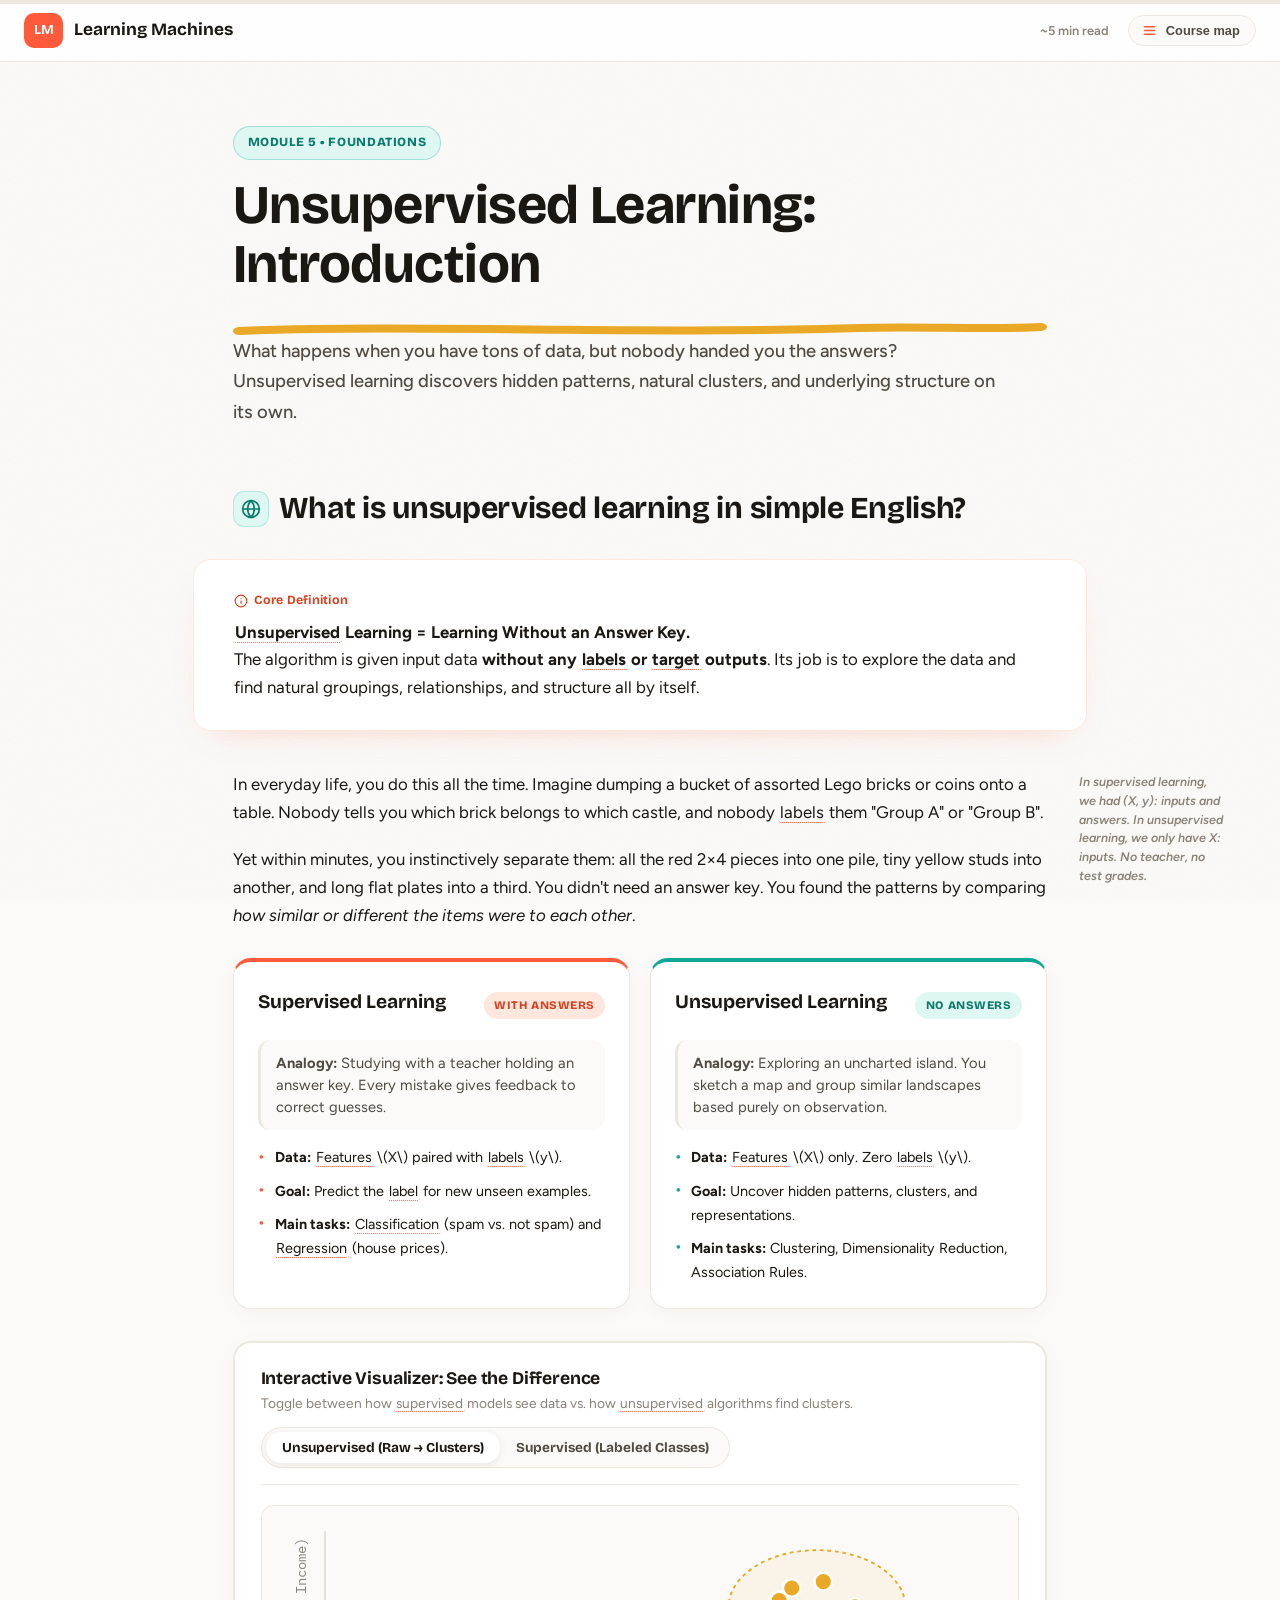
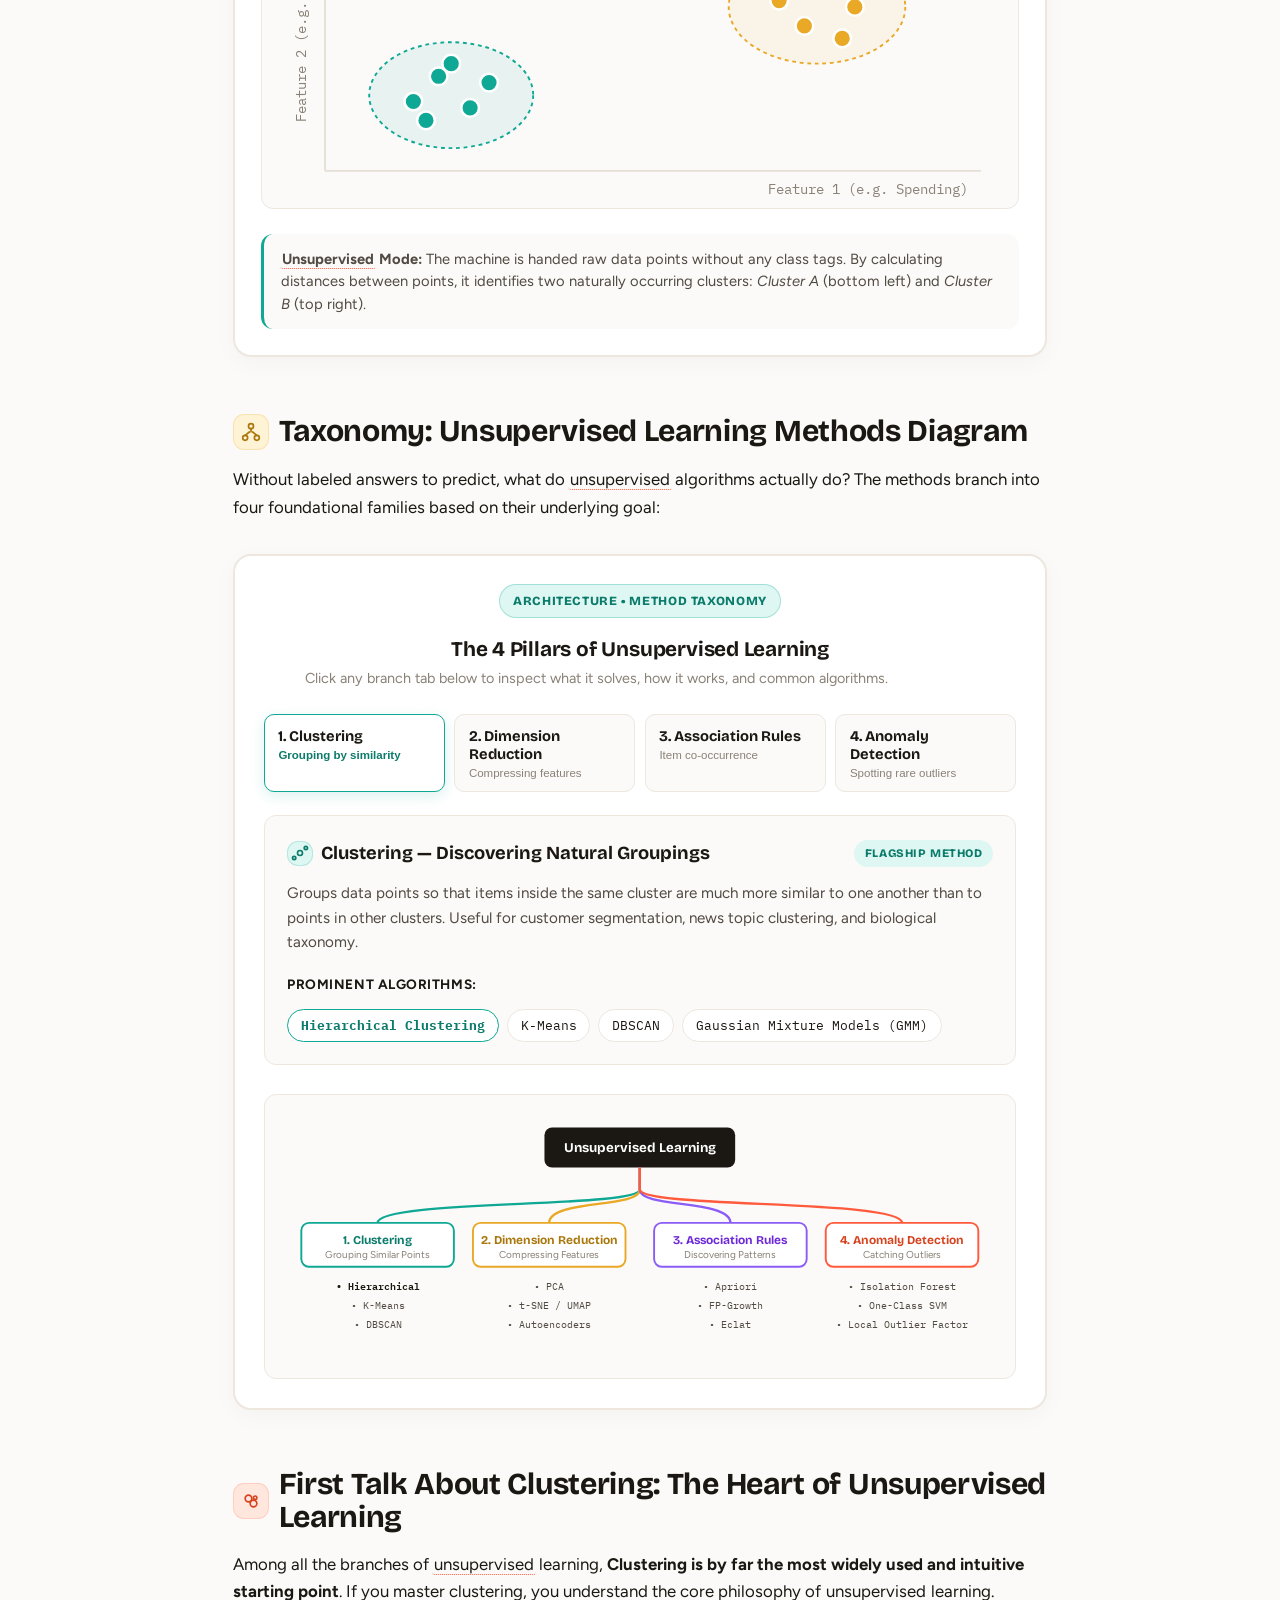
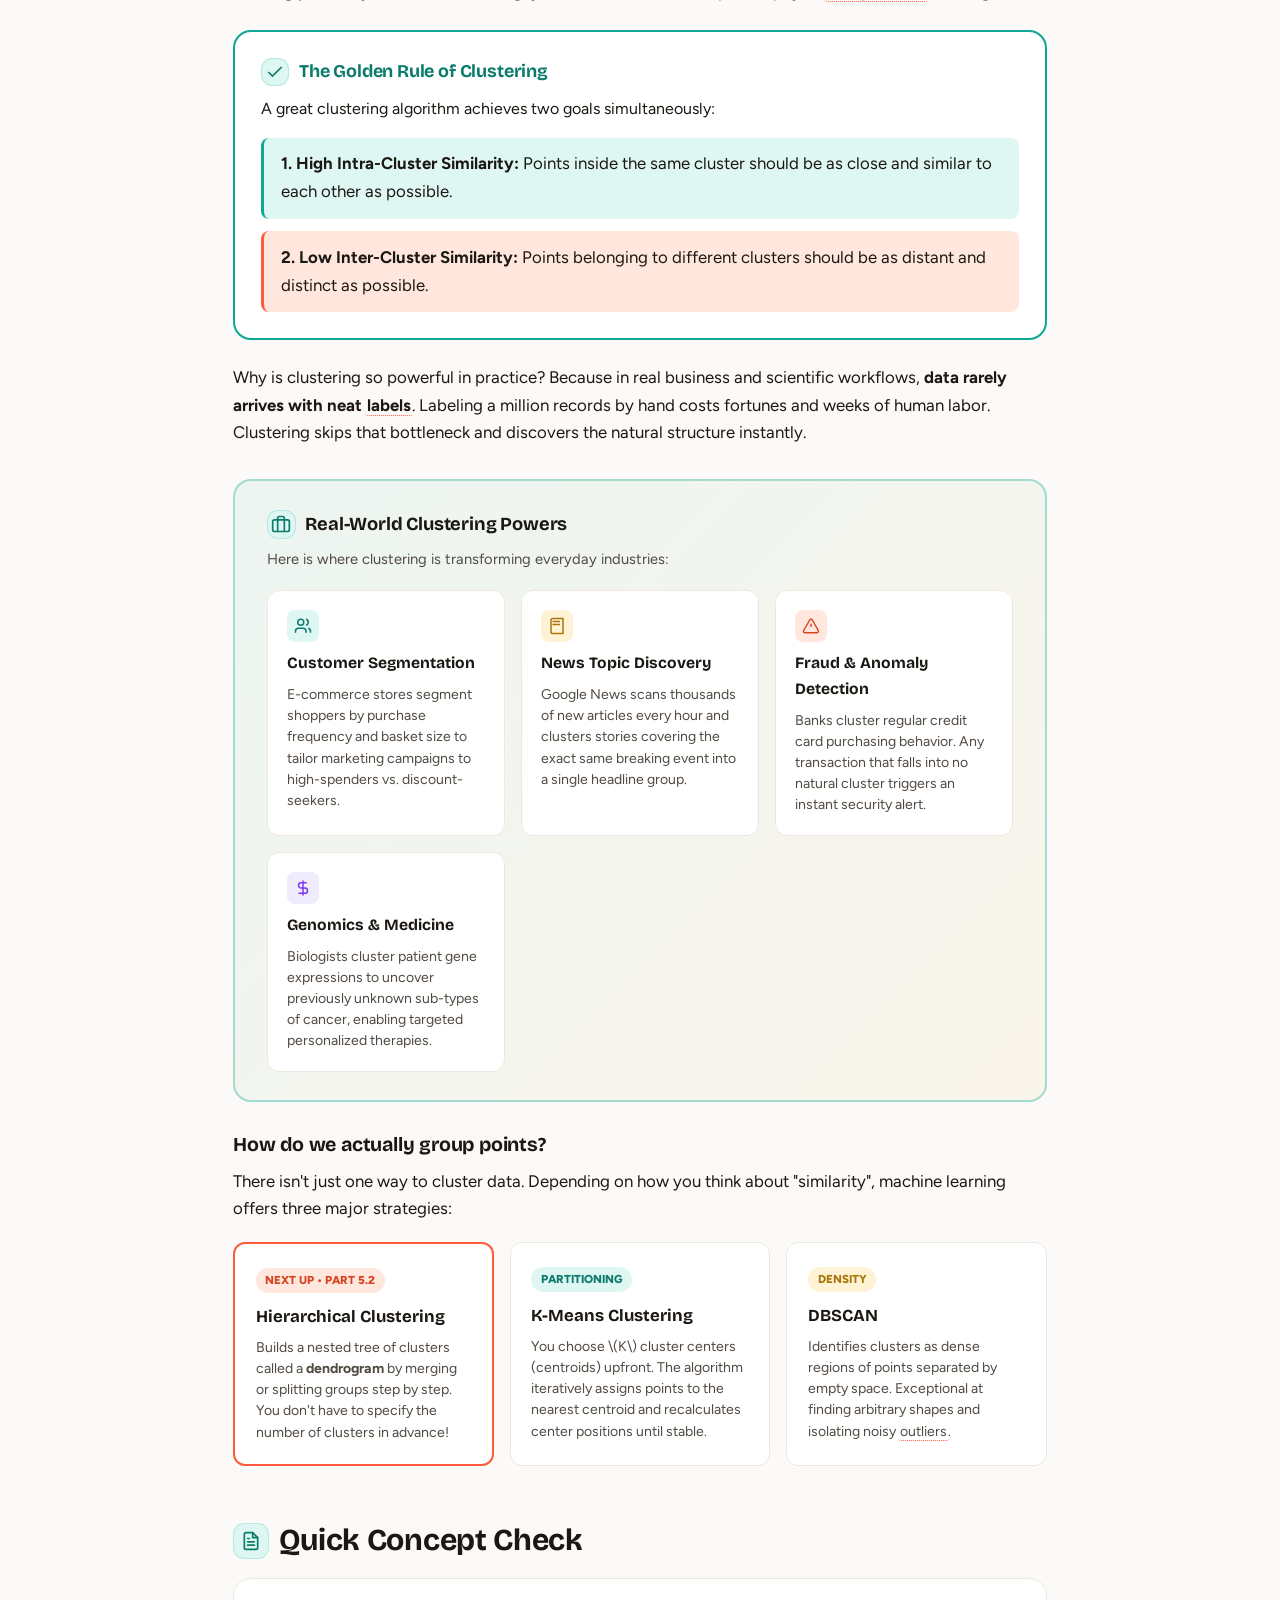
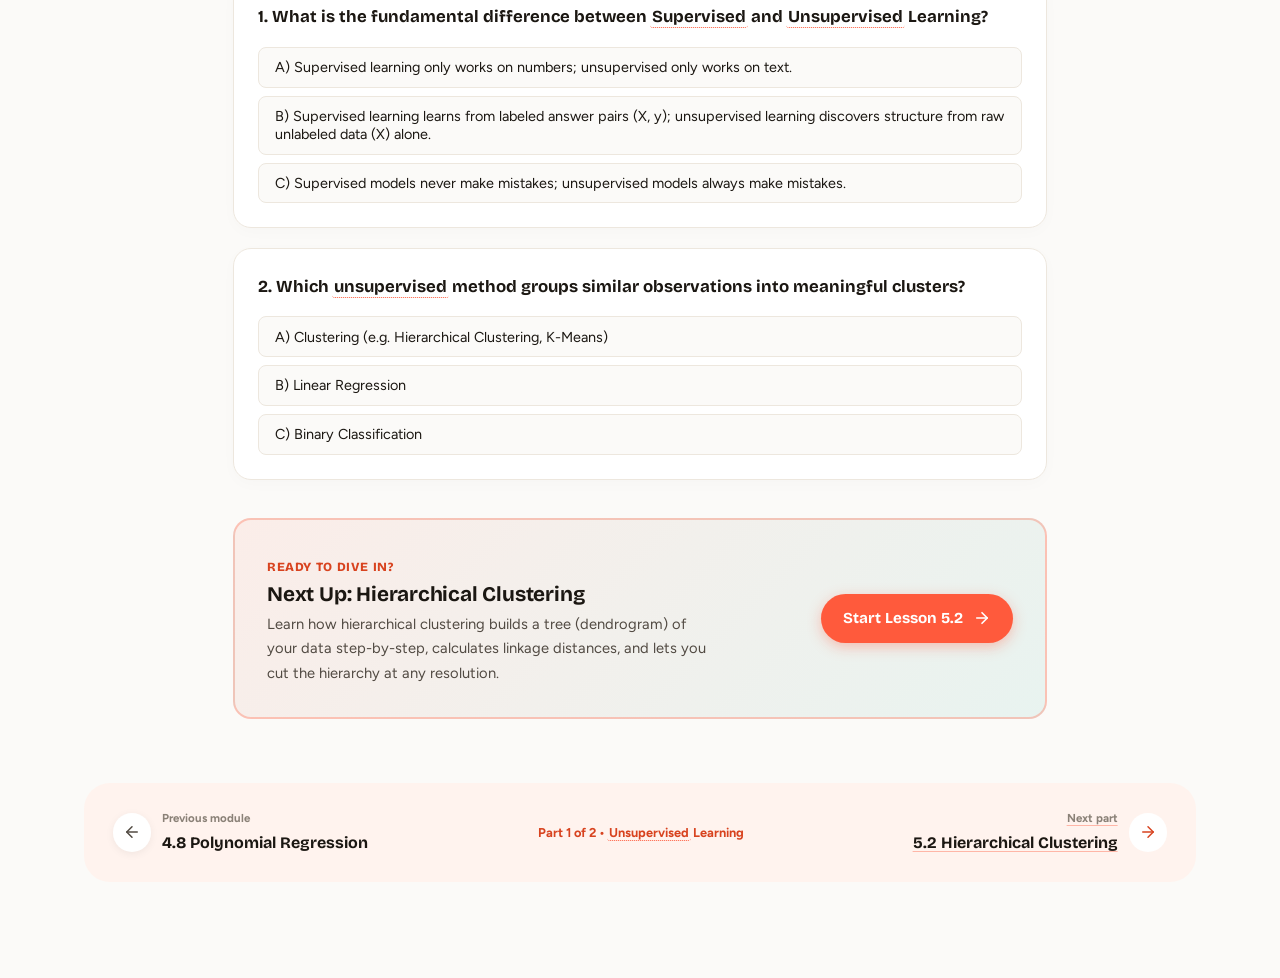
<file: unsupervised-learning.html>
<!DOCTYPE html>
<html lang="en">
<head>
<meta charset="UTF-8">
<meta name="viewport" content="width=device-width, initial-scale=1.0">
<title>Unsupervised Learning: Introduction &ndash; Learning Machines</title>
<meta name="description" content="A simple, friendly guide to Unsupervised Learning: learning without labels, discovering hidden structure, a taxonomy diagram of methods, and an introduction to Clustering.">
<link rel="preconnect" href="https://fonts.googleapis.com">
<link rel="preconnect" href="https://fonts.gstatic.com" crossorigin>
<link href="https://fonts.googleapis.com/css2?family=Bricolage+Grotesque:opsz,wght@12..96,500;12..96,600;12..96,700;12..96,800&family=Figtree:wght@400;500;600;700&family=IBM+Plex+Mono:wght@500;600;700&display=swap" rel="stylesheet">
<link rel="icon" type="image/svg+xml" href="favicon.svg">
<link rel="stylesheet" href="style.css">
<style>
/* Page-specific styling for Unsupervised Learning Introduction */
.ul-hero-badge {
  display: inline-flex;
  align-items: center;
  gap: 0.5rem;
  background: var(--teal-tint);
  border: 1px solid rgba(14, 168, 148, 0.3);
  color: var(--teal-dark);
  font-family: var(--display);
  font-size: 0.78rem;
  font-weight: 800;
  text-transform: uppercase;
  letter-spacing: 0.05em;
  padding: 0.35rem 0.85rem;
  border-radius: 999px;
  margin-bottom: 1rem;
}

/* Side-by-Side Supervised vs Unsupervised Comparison */
.ul-vs-grid {
  display: grid;
  grid-template-columns: 1fr;
  gap: 1.2rem;
  margin: 1.8rem 0;
}
@media (min-width: 640px) {
  .ul-vs-grid {
    grid-template-columns: 1fr 1fr;
  }
}

.ul-vs-card {
  background: var(--surface);
  border: 1.5px solid var(--line);
  border-radius: var(--radius);
  padding: 1.5rem;
  box-shadow: 0 4px 20px rgba(0, 0, 0, 0.03);
  transition: transform 0.2s ease, box-shadow 0.2s ease;
}
.ul-vs-card:hover {
  transform: translateY(-2px);
  box-shadow: 0 8px 24px rgba(0, 0, 0, 0.06);
}

.ul-vs-card--sup {
  border-top: 4px solid var(--coral);
}
.ul-vs-card--unsup {
  border-top: 4px solid var(--teal);
}

.ul-vs-card__head {
  display: flex;
  align-items: center;
  justify-content: space-between;
  margin-bottom: 1rem;
}

.ul-vs-card__tag {
  font-size: 0.72rem;
  font-family: var(--display);
  font-weight: 800;
  text-transform: uppercase;
  letter-spacing: 0.05em;
  padding: 0.25rem 0.65rem;
  border-radius: 999px;
}
.ul-vs-card--sup .ul-vs-card__tag {
  background: var(--coral-tint);
  color: var(--coral-dark);
}
.ul-vs-card--unsup .ul-vs-card__tag {
  background: var(--teal-tint);
  color: var(--teal-dark);
}

.ul-vs-card__title {
  font-family: var(--display);
  font-size: 1.2rem;
  font-weight: 700;
  margin: 0 0 0.4rem;
  color: var(--ink);
}

.ul-vs-card__analogy {
  font-size: 0.92rem;
  color: var(--ink-soft);
  margin-bottom: 1rem;
  line-height: 1.5;
  background: var(--bg);
  padding: 0.75rem 0.95rem;
  border-radius: var(--radius-sm);
  border-left: 3px solid var(--line);
}

.ul-vs-list {
  list-style: none;
  padding: 0;
  margin: 0;
  display: flex;
  flex-direction: column;
  gap: 0.6rem;
  font-size: 0.9rem;
}

.ul-vs-item {
  display: flex;
  align-items: flex-start;
  gap: 0.6rem;
  color: var(--ink);
}
.ul-vs-bullet {
  font-weight: 800;
  line-height: 1;
  margin-top: 0.15rem;
}
.ul-vs-card--sup .ul-vs-bullet { color: var(--coral); }
.ul-vs-card--unsup .ul-vs-bullet { color: var(--teal); }

/* Interactive Toggle Playground: Labeled vs Unlabeled Data */
.ul-interactive-container {
  background: var(--surface);
  border: 2px solid var(--line);
  border-radius: var(--radius);
  padding: 1.6rem;
  margin: 2rem 0;
  box-shadow: 0 6px 24px rgba(0, 0, 0, 0.03);
}

.ul-interactive-controls {
  display: flex;
  align-items: center;
  justify-content: space-between;
  flex-wrap: wrap;
  gap: 0.8rem;
  margin-bottom: 1.2rem;
  padding-bottom: 1rem;
  border-bottom: 1px solid var(--line);
}

.ul-pill-group {
  display: inline-flex;
  background: var(--bg);
  padding: 0.25rem;
  border-radius: 999px;
  border: 1px solid var(--line);
}

.ul-pill-btn {
  background: transparent;
  border: none;
  padding: 0.45rem 1rem;
  border-radius: 999px;
  font-family: var(--display);
  font-size: 0.85rem;
  font-weight: 700;
  color: var(--ink-soft);
  cursor: pointer;
  transition: all 0.2s ease;
}

.ul-pill-btn.is-active {
  background: var(--surface);
  color: var(--ink);
  box-shadow: 0 2px 8px rgba(0, 0, 0, 0.08);
}

.ul-toggle-readout {
  font-size: 0.92rem;
  color: var(--ink-soft);
  line-height: 1.5;
  background: var(--bg);
  padding: 0.9rem 1.1rem;
  border-radius: var(--radius-sm);
  margin-top: 1rem;
  border-left: 3px solid var(--teal);
}

/* Unsupervised Methods Diagram & Interactive Explorer */
.ul-methods-explorer {
  background: var(--surface);
  border: 2px solid var(--line);
  border-radius: var(--radius);
  padding: 1.8rem;
  margin: 2rem 0;
  box-shadow: 0 6px 24px rgba(0, 0, 0, 0.03);
}

.ul-methods-nav {
  display: grid;
  grid-template-columns: repeat(auto-fit, minmax(140px, 1fr));
  gap: 0.6rem;
  margin-bottom: 1.4rem;
}

.ul-method-tab {
  background: var(--bg);
  border: 1.5px solid var(--line);
  border-radius: 10px;
  padding: 0.75rem 0.85rem;
  cursor: pointer;
  text-align: left;
  transition: all 0.2s ease;
  display: flex;
  flex-direction: column;
  gap: 0.25rem;
}

.ul-method-tab:hover {
  border-color: var(--teal);
  background: var(--surface-tint);
}

.ul-method-tab.is-active {
  background: var(--surface);
  border-color: var(--teal);
  box-shadow: 0 4px 14px rgba(14, 168, 148, 0.15);
}

.ul-method-tab__name {
  font-family: var(--display);
  font-size: 0.92rem;
  font-weight: 700;
  color: var(--ink);
}

.ul-method-tab__tag {
  font-size: 0.72rem;
  color: var(--muted);
}
.ul-method-tab.is-active .ul-method-tab__tag {
  color: var(--teal-dark);
  font-weight: 600;
}

.ul-method-display {
  background: var(--bg);
  border: 1.5px solid var(--line);
  border-radius: var(--radius-sm);
  padding: 1.4rem;
}

.ul-method-display__header {
  display: flex;
  align-items: center;
  justify-content: space-between;
  margin-bottom: 0.8rem;
  flex-wrap: wrap;
  gap: 0.5rem;
}

.ul-method-display__title {
  font-family: var(--display);
  font-size: 1.15rem;
  font-weight: 700;
  margin: 0;
  color: var(--ink);
  display: flex;
  align-items: center;
  gap: 0.5rem;
}

.ul-method-display__desc {
  font-size: 0.95rem;
  color: var(--ink-soft);
  margin-bottom: 1.2rem;
  line-height: 1.6;
}

.ul-method-examples-list {
  display: flex;
  flex-wrap: wrap;
  gap: 0.5rem;
  margin-top: 0.8rem;
}

.ul-method-chip {
  background: var(--surface);
  border: 1px solid var(--line);
  border-radius: 999px;
  padding: 0.3rem 0.8rem;
  font-size: 0.82rem;
  font-family: "IBM Plex Mono", monospace;
  color: var(--ink);
}

/* Clustering Spotlight Showcase */
.ul-clustering-spotlight {
  background: linear-gradient(135deg, rgba(14, 168, 148, 0.06) 0%, rgba(233, 168, 37, 0.06) 100%);
  border: 2px solid rgba(14, 168, 148, 0.35);
  border-radius: var(--radius);
  padding: 1.8rem 2rem;
  margin: 2rem 0;
}

.ul-apps-grid {
  display: grid;
  grid-template-columns: repeat(auto-fit, minmax(220px, 1fr));
  gap: 1rem;
  margin-top: 1.2rem;
}

.ul-app-card {
  background: var(--surface);
  border: 1px solid var(--line);
  border-radius: var(--radius-sm);
  padding: 1.2rem;
  display: flex;
  flex-direction: column;
  gap: 0.5rem;
}

.ul-app-card__icon {
  width: 32px;
  height: 32px;
  border-radius: 8px;
  background: var(--teal-tint);
  color: var(--teal-dark);
  display: flex;
  align-items: center;
  justify-content: center;
}

.ul-app-card__title {
  font-family: var(--display);
  font-size: 0.98rem;
  font-weight: 700;
  margin: 0;
  color: var(--ink);
}

.ul-app-card__text {
  font-size: 0.88rem;
  color: var(--ink-soft);
  margin: 0;
  line-height: 1.5;
}

/* Bridge to Next Lesson Card */
.ul-next-banner {
  background: linear-gradient(135deg, rgba(255, 90, 60, 0.08) 0%, rgba(14, 168, 148, 0.08) 100%);
  border: 2px solid rgba(255, 90, 60, 0.3);
  border-radius: var(--radius);
  padding: 2rem;
  margin: 2.4rem 0 1.5rem;
  display: flex;
  flex-direction: column;
  gap: 1rem;
  position: relative;
  overflow: hidden;
}
@media (min-width: 640px) {
  .ul-next-banner {
    flex-direction: row;
    align-items: center;
    justify-content: space-between;
  }
}

.ul-next-banner__btn {
  display: inline-flex;
  align-items: center;
  gap: 0.6rem;
  background: var(--coral);
  color: #FFFFFF !important;
  font-family: var(--display);
  font-weight: 700;
  font-size: 0.95rem;
  padding: 0.75rem 1.4rem;
  border-radius: 999px;
  text-decoration: none;
  box-shadow: 0 4px 14px rgba(255, 90, 60, 0.35);
  transition: all 0.2s ease;
  flex-shrink: 0;
}
.ul-next-banner__btn:hover {
  background: var(--coral-dark);
  transform: translateY(-2px);
  box-shadow: 0 6px 20px rgba(255, 90, 60, 0.45);
}

/* Quiz option styling */
.ul-quiz-card {
  background: var(--surface);
  border: 1.5px solid var(--line);
  border-radius: var(--radius);
  padding: 1.5rem;
  margin: 1.2rem 0;
  box-shadow: 0 4px 16px rgba(0,0,0,0.02);
}
.ul-quiz-q {
  font-family: var(--display);
  font-weight: 700;
  font-size: 1.05rem;
  margin: 0 0 1rem;
  color: var(--ink);
}
.ul-quiz-options {
  display: flex;
  flex-direction: column;
  gap: 0.5rem;
}
.ul-quiz-opt {
  background: var(--bg);
  border: 1px solid var(--line);
  border-radius: 8px;
  padding: 0.65rem 1rem;
  text-align: left;
  font-size: 0.9rem;
  font-family: var(--body);
  color: var(--ink);
  cursor: pointer;
  transition: all 0.15s ease;
}
.ul-quiz-opt:hover {
  background: var(--surface-tint);
  border-color: var(--coral-tint);
}
.ul-quiz-opt.is-correct {
  background: var(--teal-tint) !important;
  border-color: var(--teal) !important;
  color: var(--teal-dark) !important;
  font-weight: 700;
}
.ul-quiz-opt.is-wrong {
  background: var(--coral-tint) !important;
  border-color: var(--coral) !important;
  color: var(--coral-dark) !important;
}
.ul-quiz-feedback {
  margin-top: 0.8rem;
  padding: 0.75rem 1rem;
  border-radius: 8px;
  font-size: 0.88rem;
  display: none;
}
.ul-quiz-feedback.is-visible { display: block; }
.ul-quiz-feedback.is-correct {
  background: var(--teal-tint);
  border-left: 4px solid var(--teal);
  color: var(--teal-dark);
}
.ul-quiz-feedback.is-wrong {
  background: var(--coral-tint);
  border-left: 4px solid var(--coral);
  color: var(--coral-dark);
}
</style>
</head>
<body>

<div class="grain" aria-hidden="true"></div>

<div class="progress-rail" aria-hidden="true"><div class="progress-fill" id="progressFill"></div></div>

<header class="top-bar">
  <div class="top-bar__brand">
    <span class="course-nav__mark">LM</span>
    <span class="top-bar__title">Learning Machines</span>
  </div>
  <div class="top-bar__controls">
    <span class="top-bar__time" id="readTime">~6 min read</span>
    <button class="nav-toggle" id="navToggle" aria-expanded="false" aria-controls="courseNav">
      <svg width="15" height="15" viewBox="0 0 24 24" fill="none" stroke="currentColor" stroke-width="2.2" stroke-linecap="round" stroke-linejoin="round" aria-hidden="true"><line x1="4" x2="20" y1="6" y2="6"/><line x1="4" x2="20" y1="12" y2="12"/><line x1="4" x2="20" y1="18" y2="18"/></svg>
      <span class="nav-toggle__label">Course map</span>
    </button>
  </div>
</header>

<div class="nav-overlay" id="navOverlay" aria-hidden="true"></div>

<!-- ============ SLIDE-OVER SIDEBAR ============ -->
<aside class="course-nav" id="courseNav">
  <div class="course-nav__header">
    <h2 class="course-nav__title-side">Course map</h2>
    <button class="nav-close" id="navClose" aria-label="Close nav">
      <svg width="20" height="20" viewBox="0 0 24 24" fill="none" stroke="currentColor" stroke-width="2" stroke-linecap="round" stroke-linejoin="round"><path d="M18 6 6 18M6 6l12 12"/></svg>
    </button>
  </div>
  <p class="course-nav__tagline">A slow, careful path through machine learning, start to finish.</p>

  <ol class="course-nav__list">
    <li class="course-nav__item is-completed">
      <a href="index.html" class="course-nav__inner-link">
        <span class="course-nav__num">1</span>
        <div>
          <span class="course-nav__name">Introduction</span>
          <span class="course-nav__state">completed</span>
        </div>
      </a>
    </li>
    <li class="course-nav__item is-completed">
      <a href="data-preprocessing.html" class="course-nav__inner-link">
        <span class="course-nav__num">2</span>
        <div>
          <span class="course-nav__name">Data Preprocessing</span>
          <span class="course-nav__state">completed</span>
        </div>
      </a>
    </li>
    <li class="course-nav__item is-completed">
      <a href="eda.html" class="course-nav__inner-link">
        <span class="course-nav__num">3</span>
        <div>
          <span class="course-nav__name">Exploratory Data Analysis</span>
          <span class="course-nav__state">completed</span>
        </div>
      </a>
    </li>
    <li class="course-nav__item is-completed">
      <a href="supervised-learning.html" class="course-nav__inner-link">
        <span class="course-nav__num">4</span>
        <div>
          <span class="course-nav__name">Supervised Learning</span>
          <span class="course-nav__state">completed</span>
        </div>
      </a>
    </li>
    <ol class="course-nav__sub-list">
      <li class="course-nav__sub-item">
        <a href="supervised-learning.html">
          <span class="course-nav__sub-num">4.1</span>
          <div>
            <span class="course-nav__sub-name">Introduction</span>
            <span class="course-nav__state">completed</span>
          </div>
        </a>
      </li>
      <li class="course-nav__sub-item">
        <a href="classification.html">
          <span class="course-nav__sub-num">4.2</span>
          <div>
            <span class="course-nav__sub-name">Classification &amp; Decision Trees</span>
            <span class="course-nav__state">completed</span>
          </div>
        </a>
      </li>
      <li class="course-nav__sub-item">
        <a href="id3-algorithm.html">
          <span class="course-nav__sub-num">4.3</span>
          <div>
            <span class="course-nav__sub-name">ID3 Algorithm</span>
            <span class="course-nav__state">completed</span>
          </div>
        </a>
      </li>
      <li class="course-nav__sub-item">
        <a href="c45-algorithm.html">
          <span class="course-nav__sub-num">4.4</span>
          <div>
            <span class="course-nav__sub-name">C4.5 Algorithm</span>
            <span class="course-nav__state">completed</span>
          </div>
        </a>
      </li>
      <li class="course-nav__sub-item">
        <a href="cart-algorithm.html">
          <span class="course-nav__sub-num">4.5</span>
          <div>
            <span class="course-nav__sub-name">CART Algorithm</span>
            <span class="course-nav__state">completed</span>
          </div>
        </a>
      </li>
      <li class="course-nav__sub-item">
        <a href="regression-analysis.html">
          <span class="course-nav__sub-num">4.6</span>
          <div>
            <span class="course-nav__sub-name">Introduction to Regression</span>
            <span class="course-nav__state">completed</span>
          </div>
        </a>
      </li>
      <li class="course-nav__sub-item">
        <a href="simple-linear-regression.html">
          <span class="course-nav__sub-num">4.7</span>
          <div>
            <span class="course-nav__sub-name">Simple Linear Regression</span>
            <span class="course-nav__state">completed</span>
          </div>
        </a>
      </li>
      <li class="course-nav__sub-item">
        <a href="polynomial-regression.html">
          <span class="course-nav__sub-num">4.8</span>
          <div>
            <span class="course-nav__sub-name">Polynomial Regression</span>
            <span class="course-nav__state">completed</span>
          </div>
        </a>
      </li>
    </ol>
    <li class="course-nav__item is-active-group">
      <span class="course-nav__num">5</span>
      <div>
        <span class="course-nav__name">Unsupervised Learning</span>
        <span class="course-nav__state">in progress</span>
      </div>
    </li>
    <ol class="course-nav__sub-list">
      <li class="course-nav__sub-item is-active">
        <a href="unsupervised-learning.html">
          <span class="course-nav__sub-num">5.1</span>
          <div>
            <span class="course-nav__sub-name">Introduction</span>
            <span class="course-nav__state">reading now</span>
          </div>
        </a>
      </li>
      <li class="course-nav__sub-item">
        <a href="hierarchical-clustering.html">
          <span class="course-nav__sub-num">5.2</span>
          <div>
            <span class="course-nav__sub-name">Hierarchical Clustering</span>
            <span class="course-nav__state">available now</span>
          </div>
        </a>
      </li>
    </ol>
    <li class="course-nav__item is-locked">
      <span class="course-nav__num">6</span>
      <div>
        <span class="course-nav__name">Reinforcement Learning</span>
        <span class="course-nav__state">
          <svg class="course-nav__lock" width="12" height="12" viewBox="0 0 24 24" fill="none" stroke="currentColor" stroke-width="2" stroke-linecap="round" stroke-linejoin="round" aria-hidden="true"><rect width="18" height="11" x="3" y="11" rx="2" ry="2"/><path d="M7 11V7a5 5 0 0 1 10 0v4"/></svg>
          coming soon
        </span>
      </div>
    </li>
  </ol>
</aside>

<div class="shell">

  <!-- ============ MAIN ARTICLE ============ -->
  <main class="lesson">

    <header class="lesson__header">
      <div class="ul-hero-badge">Module 5 &bull; Foundations</div>
      <span class="lesson__eyebrow-free-title">
        <h1>Unsupervised Learning: Introduction</h1>
        <svg class="title-underline" viewBox="0 0 520 14" preserveAspectRatio="none" aria-hidden="true">
          <path d="M4 9 C 120 2, 260 13, 400 6 C 440 4, 480 8, 516 5"/>
        </svg>
      </span>
      <p class="lesson__dek">What happens when you have tons of data, but nobody handed you the answers? Unsupervised learning discovers hidden patterns, natural clusters, and underlying structure on its own.</p>
    </header>

    <!-- ---- Section 1: What is Unsupervised Learning? ---- -->
    <section class="block" id="what-is-unsupervised-learning">
      <div class="block__body">
        <h2 class="fade-up animate-on-scroll">
          <span class="icon-badge icon-badge--teal">
            <svg viewBox="0 0 24 24" fill="none" stroke="currentColor" stroke-width="2" stroke-linecap="round" stroke-linejoin="round" aria-hidden="true"><circle cx="12" cy="12" r="10"/><path d="M12 2a14.5 14.5 0 0 0 0 20 14.5 14.5 0 0 0 0-20"/><path d="M2 12h20"/></svg>
          </span>
          What is unsupervised learning in simple English?
        </h2>

        <div class="definition fade-up animate-on-scroll">
          <div class="definition__label">
            <svg width="14" height="14" viewBox="0 0 24 24" fill="none" stroke="currentColor" stroke-width="2" stroke-linecap="round" stroke-linejoin="round" aria-hidden="true"><circle cx="12" cy="12" r="10"/><line x1="12" y1="16" x2="12" y2="12"/><line x1="12" y1="8" x2="12.01" y2="8"/></svg>
            Core Definition
          </div>
          <p>
            <strong>Unsupervised Learning = Learning Without an Answer Key.</strong><br>
            The algorithm is given input data <strong>without any labels or target outputs</strong>. Its job is to explore the data and find natural groupings, relationships, and structure all by itself.
          </p>
        </div>

        <p class="marginable fade-up animate-on-scroll" data-note="In supervised learning, we had (X, y): inputs and answers. In unsupervised learning, we only have X: inputs. No teacher, no test grades.">
          In everyday life, you do this all the time. Imagine dumping a bucket of assorted Lego bricks or coins onto a table. Nobody tells you which brick belongs to which castle, and nobody labels them "Group A" or "Group B".
        </p>

        <p class="fade-up animate-on-scroll">
          Yet within minutes, you instinctively separate them: all the red 2&times;4 pieces into one pile, tiny yellow studs into another, and long flat plates into a third. You didn't need an answer key. You found the patterns by comparing <em>how similar or different the items were to each other</em>.
        </p>

        <!-- Supervised vs Unsupervised Comparison Grid -->
        <div class="ul-vs-grid fade-up animate-on-scroll">
          <!-- Supervised Card -->
          <div class="ul-vs-card ul-vs-card--sup">
            <div class="ul-vs-card__head">
              <span class="ul-vs-card__title">Supervised Learning</span>
              <span class="ul-vs-card__tag">With Answers</span>
            </div>
            <div class="ul-vs-card__analogy">
              <strong>Analogy:</strong> Studying with a teacher holding an answer key. Every mistake gives feedback to correct guesses.
            </div>
            <ul class="ul-vs-list">
              <li class="ul-vs-item">
                <span class="ul-vs-bullet">&bull;</span>
                <span><strong>Data:</strong> Features \(X\) paired with labels \(y\).</span>
              </li>
              <li class="ul-vs-item">
                <span class="ul-vs-bullet">&bull;</span>
                <span><strong>Goal:</strong> Predict the label for new unseen examples.</span>
              </li>
              <li class="ul-vs-item">
                <span class="ul-vs-bullet">&bull;</span>
                <span><strong>Main tasks:</strong> Classification (spam vs. not spam) and Regression (house prices).</span>
              </li>
            </ul>
          </div>

          <!-- Unsupervised Card -->
          <div class="ul-vs-card ul-vs-card--unsup">
            <div class="ul-vs-card__head">
              <span class="ul-vs-card__title">Unsupervised Learning</span>
              <span class="ul-vs-card__tag">No Answers</span>
            </div>
            <div class="ul-vs-card__analogy">
              <strong>Analogy:</strong> Exploring an uncharted island. You sketch a map and group similar landscapes based purely on observation.
            </div>
            <ul class="ul-vs-list">
              <li class="ul-vs-item">
                <span class="ul-vs-bullet">&bull;</span>
                <span><strong>Data:</strong> Features \(X\) only. Zero labels \(y\).</span>
              </li>
              <li class="ul-vs-item">
                <span class="ul-vs-bullet">&bull;</span>
                <span><strong>Goal:</strong> Uncover hidden patterns, clusters, and representations.</span>
              </li>
              <li class="ul-vs-item">
                <span class="ul-vs-bullet">&bull;</span>
                <span><strong>Main tasks:</strong> Clustering, Dimensionality Reduction, Association Rules.</span>
              </li>
            </ul>
          </div>
        </div>

        <!-- Interactive Visual: Supervised vs Unsupervised View -->
        <div class="ul-interactive-container fade-up animate-on-scroll">
          <div class="ul-interactive-controls">
            <div>
              <h3 style="margin: 0; font-size: 1.1rem; font-family: var(--display);">Interactive Visualizer: See the Difference</h3>
              <p style="margin: 0.2rem 0 0; font-size: 0.86rem; color: var(--muted);">Toggle between how supervised models see data vs. how unsupervised algorithms find clusters.</p>
            </div>
            <div class="ul-pill-group">
              <button class="ul-pill-btn is-active" id="btnToggleUnsup">Unsupervised (Raw &rarr; Clusters)</button>
              <button class="ul-pill-btn" id="btnToggleSup">Supervised (Labeled Classes)</button>
            </div>
          </div>

          <svg id="svgPerspectiveDemo" viewBox="0 0 600 240" style="width: 100%; height: auto; background: var(--bg); border-radius: var(--radius-sm); border: 1px solid var(--line);">
            <!-- Grid Lines -->
            <line x1="50" y1="20" x2="50" y2="210" stroke="#E5DFD5" stroke-width="1.5" />
            <line x1="50" y1="210" x2="570" y2="210" stroke="#E5DFD5" stroke-width="1.5" />
            <text x="560" y="228" font-size="11" fill="#8A8177" text-anchor="end" font-family="IBM Plex Mono">Feature 1 (e.g. Spending)</text>
            <text x="35" y="25" font-size="11" fill="#8A8177" text-anchor="end" font-family="IBM Plex Mono" transform="rotate(-90 35 25)">Feature 2 (e.g. Income)</text>

            <!-- Supervised decision line (hidden by default) -->
            <line id="supBoundaryLine" x1="180" y1="20" x2="420" y2="210" stroke="#FF5A3C" stroke-width="2.5" stroke-dasharray="5 5" opacity="0" style="transition: opacity 0.3s ease;" />
            <text id="supBoundaryText" x="290" y="70" font-size="11" fill="#D8431F" font-weight="700" font-family="Figtree" opacity="0" style="transition: opacity 0.3s ease;">Trained Decision Boundary</text>

            <!-- Cluster Rings / Hulls (visible in unsupervised mode) -->
            <ellipse id="clusterRing1" cx="150" cy="150" rx="65" ry="42" fill="rgba(14, 168, 148, 0.08)" stroke="#0EA894" stroke-width="1.5" stroke-dasharray="3 3" style="transition: all 0.3s ease;" />
            <ellipse id="clusterRing2" cx="440" cy="80" rx="70" ry="45" fill="rgba(233, 168, 37, 0.08)" stroke="#E9A825" stroke-width="1.5" stroke-dasharray="3 3" style="transition: all 0.3s ease;" />

            <!-- Points Group -->
            <g id="svgDemoPoints"></g>
          </svg>

          <div class="ul-toggle-readout" id="ulToggleReadout">
            <strong>Unsupervised Mode:</strong> The machine is handed raw data points without any class tags. By calculating distances between points, it identifies two naturally occurring clusters: <em>Cluster A</em> (bottom left) and <em>Cluster B</em> (top right).
          </div>
        </div>

      </div>
    </section>

    <!-- ---- Section 2: Diagram of Unsupervised Learning Methods ---- -->
    <section class="block" id="unsupervised-methods-diagram">
      <div class="block__body">
        <h2 class="fade-up animate-on-scroll">
          <span class="icon-badge icon-badge--gold">
            <svg viewBox="0 0 24 24" fill="none" stroke="currentColor" stroke-width="2" stroke-linecap="round" stroke-linejoin="round" aria-hidden="true"><circle cx="12" cy="5" r="3"/><circle cx="5" cy="19" r="3"/><circle cx="19" cy="19" r="3"/><path d="M12 8v4"/><path d="M5 16l5-4"/><path d="M19 16l-5-4"/></svg>
          </span>
          Taxonomy: Unsupervised Learning Methods Diagram
        </h2>
        <p class="fade-up animate-on-scroll">
          Without labeled answers to predict, what do unsupervised algorithms actually do? The methods branch into four foundational families based on their underlying goal:
        </p>

        <!-- Master SVG Hierarchy Architecture Diagram -->
        <div class="ul-methods-explorer fade-up animate-on-scroll">
          <div style="text-align: center; margin-bottom: 1.5rem;">
            <span class="ul-hero-badge">Architecture &bull; Method Taxonomy</span>
            <h3 style="margin: 0.3rem 0; font-size: 1.3rem; font-family: var(--display);">The 4 Pillars of Unsupervised Learning</h3>
            <p style="margin: 0; font-size: 0.9rem; color: var(--muted);">Click any branch tab below to inspect what it solves, how it works, and common algorithms.</p>
          </div>

          <!-- Interactive Nav Tabs for Branches -->
          <div class="ul-methods-nav">
            <button class="ul-method-tab is-active" data-method="clustering">
              <span class="ul-method-tab__name">1. Clustering</span>
              <span class="ul-method-tab__tag">Grouping by similarity</span>
            </button>
            <button class="ul-method-tab" data-method="dimred">
              <span class="ul-method-tab__name">2. Dimension Reduction</span>
              <span class="ul-method-tab__tag">Compressing features</span>
            </button>
            <button class="ul-method-tab" data-method="association">
              <span class="ul-method-tab__name">3. Association Rules</span>
              <span class="ul-method-tab__tag">Item co-occurrence</span>
            </button>
            <button class="ul-method-tab" data-method="anomaly">
              <span class="ul-method-tab__name">4. Anomaly Detection</span>
              <span class="ul-method-tab__tag">Spotting rare outliers</span>
            </button>
          </div>

          <!-- Dynamic Display Card for the selected method -->
          <div class="ul-method-display" id="ulMethodDisplay">
            <div class="ul-method-display__header">
              <h4 class="ul-method-display__title" id="ulMethodTitle">
                <span class="icon-badge icon-badge--teal" style="width: 1.6rem; height: 1.6rem;">
                  <svg viewBox="0 0 24 24" fill="none" stroke="currentColor" stroke-width="2"><circle cx="12" cy="12" r="3"/><circle cx="19" cy="6" r="2"/><circle cx="5" cy="18" r="2"/></svg>
                </span>
                Clustering &mdash; Discovering Natural Groupings
              </h4>
              <span class="ul-vs-card__tag" id="ulMethodTag" style="background: var(--teal-tint); color: var(--teal-dark);">Flagship Method</span>
            </div>
            <p class="ul-method-display__desc" id="ulMethodDesc">
              Groups data points so that items inside the same cluster are much more similar to one another than to points in other clusters. Useful for customer segmentation, news topic clustering, and biological taxonomy.
            </p>
            <div style="font-size: 0.85rem; font-weight: 700; color: var(--ink); text-transform: uppercase; letter-spacing: 0.04em;">Prominent Algorithms:</div>
            <div class="ul-method-examples-list" id="ulMethodChips">
              <span class="ul-method-chip" style="border-color: var(--teal); color: var(--teal-dark); font-weight:700;">Hierarchical Clustering</span>
              <span class="ul-method-chip">K-Means</span>
              <span class="ul-method-chip">DBSCAN</span>
              <span class="ul-method-chip">Gaussian Mixture Models (GMM)</span>
            </div>
          </div>

          <!-- Comprehensive Visual Diagram Tree -->
          <div style="margin-top: 1.8rem; background: var(--bg); border: 1.5px solid var(--line); border-radius: var(--radius-sm); padding: 1.4rem; overflow-x: auto;">
            <div style="min-width: 620px;">
              <svg viewBox="0 0 740 250" style="width: 100%; height: auto; display: block;">
                <!-- Root Box -->
                <rect x="270" y="10" width="200" height="42" rx="8" fill="#1B1712" />
                <text x="370" y="36" fill="#FFFFFF" font-family="Bricolage Grotesque" font-weight="700" font-size="14" text-anchor="middle">Unsupervised Learning</text>

                <!-- Connecting Lines -->
                <path d="M 370 52 L 370 75 C 370 95, 95 85, 95 110" fill="none" stroke="#0EA894" stroke-width="2.5" />
                <path d="M 370 52 L 370 75 C 370 95, 275 85, 275 110" fill="none" stroke="#E9A825" stroke-width="2.5" />
                <path d="M 370 52 L 370 75 C 370 95, 465 85, 465 110" fill="none" stroke="#8B5CF6" stroke-width="2.5" />
                <path d="M 370 52 L 370 75 C 370 95, 645 85, 645 110" fill="none" stroke="#FF5A3C" stroke-width="2.5" />

                <!-- 4 Method Boxes -->
                <!-- 1. Clustering -->
                <g>
                  <rect x="15" y="110" width="160" height="46" rx="8" fill="#FFFFFF" stroke="#0EA894" stroke-width="2" />
                  <text x="95" y="132" fill="#0B7B6B" font-family="Bricolage Grotesque" font-weight="700" font-size="12.5" text-anchor="middle">1. Clustering</text>
                  <text x="95" y="147" fill="#8A8177" font-family="Figtree" font-size="10.5" text-anchor="middle">Grouping Similar Points</text>
                  <!-- Leaf items -->
                  <text x="95" y="180" fill="#1B1712" font-family="IBM Plex Mono" font-size="10.5" text-anchor="middle" font-weight="600">&bull; Hierarchical</text>
                  <text x="95" y="200" fill="#514A42" font-family="IBM Plex Mono" font-size="10.5" text-anchor="middle">&bull; K-Means</text>
                  <text x="95" y="220" fill="#514A42" font-family="IBM Plex Mono" font-size="10.5" text-anchor="middle">&bull; DBSCAN</text>
                </g>

                <!-- 2. Dimensionality Reduction -->
                <g>
                  <rect x="195" y="110" width="160" height="46" rx="8" fill="#FFFFFF" stroke="#E9A825" stroke-width="2" />
                  <text x="275" y="132" fill="#A9770B" font-family="Bricolage Grotesque" font-weight="700" font-size="12.5" text-anchor="middle">2. Dimension Reduction</text>
                  <text x="275" y="147" fill="#8A8177" font-family="Figtree" font-size="10.5" text-anchor="middle">Compressing Features</text>
                  <!-- Leaf items -->
                  <text x="275" y="180" fill="#514A42" font-family="IBM Plex Mono" font-size="10.5" text-anchor="middle">&bull; PCA</text>
                  <text x="275" y="200" fill="#514A42" font-family="IBM Plex Mono" font-size="10.5" text-anchor="middle">&bull; t-SNE / UMAP</text>
                  <text x="275" y="220" fill="#514A42" font-family="IBM Plex Mono" font-size="10.5" text-anchor="middle">&bull; Autoencoders</text>
                </g>

                <!-- 3. Association Rules -->
                <g>
                  <rect x="385" y="110" width="160" height="46" rx="8" fill="#FFFFFF" stroke="#8B5CF6" stroke-width="2" />
                  <text x="465" y="132" fill="#6D28D9" font-family="Bricolage Grotesque" font-weight="700" font-size="12.5" text-anchor="middle">3. Association Rules</text>
                  <text x="465" y="147" fill="#8A8177" font-family="Figtree" font-size="10.5" text-anchor="middle">Discovering Patterns</text>
                  <!-- Leaf items -->
                  <text x="465" y="180" fill="#514A42" font-family="IBM Plex Mono" font-size="10.5" text-anchor="middle">&bull; Apriori</text>
                  <text x="465" y="200" fill="#514A42" font-family="IBM Plex Mono" font-size="10.5" text-anchor="middle">&bull; FP-Growth</text>
                  <text x="465" y="220" fill="#514A42" font-family="IBM Plex Mono" font-size="10.5" text-anchor="middle">&bull; Eclat</text>
                </g>

                <!-- 4. Anomaly Detection -->
                <g>
                  <rect x="565" y="110" width="160" height="46" rx="8" fill="#FFFFFF" stroke="#FF5A3C" stroke-width="2" />
                  <text x="645" y="132" fill="#D8431F" font-family="Bricolage Grotesque" font-weight="700" font-size="12.5" text-anchor="middle">4. Anomaly Detection</text>
                  <text x="645" y="147" fill="#8A8177" font-family="Figtree" font-size="10.5" text-anchor="middle">Catching Outliers</text>
                  <!-- Leaf items -->
                  <text x="645" y="180" fill="#514A42" font-family="IBM Plex Mono" font-size="10.5" text-anchor="middle">&bull; Isolation Forest</text>
                  <text x="645" y="200" fill="#514A42" font-family="IBM Plex Mono" font-size="10.5" text-anchor="middle">&bull; One-Class SVM</text>
                  <text x="645" y="220" fill="#514A42" font-family="IBM Plex Mono" font-size="10.5" text-anchor="middle">&bull; Local Outlier Factor</text>
                </g>
              </svg>
            </div>
          </div>
        </div>

      </div>
    </section>

    <!-- ---- Section 3: First Talk About Clustering ---- -->
    <section class="block" id="first-talk-about-clustering">
      <div class="block__body">
        <h2 class="fade-up animate-on-scroll">
          <span class="icon-badge icon-badge--coral">
            <svg viewBox="0 0 24 24" fill="none" stroke="currentColor" stroke-width="2" stroke-linecap="round" stroke-linejoin="round" aria-hidden="true"><circle cx="9" cy="9" r="4"/><circle cx="15" cy="15" r="4"/><circle cx="17" cy="8" r="2"/></svg>
          </span>
          First Talk About Clustering: The Heart of Unsupervised Learning
        </h2>

        <p class="fade-up animate-on-scroll">
          Among all the branches of unsupervised learning, <strong>Clustering is by far the most widely used and intuitive starting point</strong>. If you master clustering, you understand the core philosophy of unsupervised learning.
        </p>

        <!-- Golden Rule Card -->
        <div class="reg-card fade-up animate-on-scroll" style="background: var(--surface); border: 2px solid var(--teal); padding: 1.6rem; border-radius: var(--radius); margin: 1.5rem 0;">
          <div style="display: flex; align-items: center; gap: 0.6rem; margin-bottom: 0.6rem;">
            <span class="icon-badge icon-badge--teal" style="width:1.8rem;height:1.8rem;">
              <svg viewBox="0 0 24 24" fill="none" stroke="currentColor" stroke-width="2.5"><polyline points="20 6 9 17 4 12"/></svg>
            </span>
            <h3 style="margin: 0; font-size: 1.12rem; font-family: var(--display); color: var(--teal-dark);">The Golden Rule of Clustering</h3>
          </div>
          <p style="margin: 0; font-size: 1rem; color: var(--ink); line-height: 1.6;">
            A great clustering algorithm achieves two goals simultaneously:
          </p>
          <div style="display: grid; grid-template-columns: 1fr; gap: 0.8rem; margin-top: 1rem;">
            <div style="background: var(--teal-tint); padding: 0.8rem 1.1rem; border-radius: 8px; border-left: 3px solid var(--teal);">
              <strong>1. High Intra-Cluster Similarity:</strong> Points inside the same cluster should be as close and similar to each other as possible.
            </div>
            <div style="background: var(--coral-tint); padding: 0.8rem 1.1rem; border-radius: 8px; border-left: 3px solid var(--coral);">
              <strong>2. Low Inter-Cluster Similarity:</strong> Points belonging to different clusters should be as distant and distinct as possible.
            </div>
          </div>
        </div>

        <p class="fade-up animate-on-scroll">
          Why is clustering so powerful in practice? Because in real business and scientific workflows, <strong>data rarely arrives with neat labels</strong>. Labeling a million records by hand costs fortunes and weeks of human labor. Clustering skips that bottleneck and discovers the natural structure instantly.
        </p>

        <!-- Real-world Applications Grid -->
        <div class="ul-clustering-spotlight fade-up animate-on-scroll">
          <div style="display: flex; align-items: center; gap: 0.6rem; margin-bottom: 0.5rem;">
            <span class="icon-badge icon-badge--teal" style="width: 1.8rem; height: 1.8rem;">
              <svg viewBox="0 0 24 24" fill="none" stroke="currentColor" stroke-width="2"><rect width="20" height="14" x="2" y="7" rx="2" ry="2"/><path d="M16 21V5a2 2 0 0 0-2-2h-4a2 2 0 0 0-2 2v16"/></svg>
            </span>
            <h3 style="margin: 0; font-size: 1.15rem; font-family: var(--display);">Real-World Clustering Powers</h3>
          </div>
          <p style="margin: 0; font-size: 0.92rem; color: var(--ink-soft);">Here is where clustering is transforming everyday industries:</p>

          <div class="ul-apps-grid">
            <div class="ul-app-card">
              <div class="ul-app-card__icon">
                <svg width="18" height="18" viewBox="0 0 24 24" fill="none" stroke="currentColor" stroke-width="2"><path d="M16 21v-2a4 4 0 0 0-4-4H6a4 4 0 0 0-4 4v2"/><circle cx="9" cy="7" r="4"/><path d="M22 21v-2a4 4 0 0 0-3-3.87"/><path d="M16 3.13a4 4 0 0 1 0 7.75"/></svg>
              </div>
              <h4 class="ul-app-card__title">Customer Segmentation</h4>
              <p class="ul-app-card__text">E-commerce stores segment shoppers by purchase frequency and basket size to tailor marketing campaigns to high-spenders vs. discount-seekers.</p>
            </div>

            <div class="ul-app-card">
              <div class="ul-app-card__icon" style="background: var(--gold-tint); color: var(--gold-dark);">
                <svg width="18" height="18" viewBox="0 0 24 24" fill="none" stroke="currentColor" stroke-width="2"><path d="M4 19.5v-15A2.5 2.5 0 0 1 6.5 2H20v20H6.5a2.5 2.5 0 0 1-2.5-2.5Z"/><path d="M6 6h10"/><path d="M6 10h10"/></svg>
              </div>
              <h4 class="ul-app-card__title">News Topic Discovery</h4>
              <p class="ul-app-card__text">Google News scans thousands of new articles every hour and clusters stories covering the exact same breaking event into a single headline group.</p>
            </div>

            <div class="ul-app-card">
              <div class="ul-app-card__icon" style="background: var(--coral-tint); color: var(--coral-dark);">
                <svg width="18" height="18" viewBox="0 0 24 24" fill="none" stroke="currentColor" stroke-width="2"><path d="m21.73 18-8-14a2 2 0 0 0-3.48 0l-8 14A2 2 0 0 0 4 21h16a2 2 0 0 0 1.73-3Z"/><line x1="12" y1="9" x2="12" y2="13"/><line x1="12" y1="17" x2="12.01" y2="17"/></svg>
              </div>
              <h4 class="ul-app-card__title">Fraud &amp; Anomaly Detection</h4>
              <p class="ul-app-card__text">Banks cluster regular credit card purchasing behavior. Any transaction that falls into no natural cluster triggers an instant security alert.</p>
            </div>

            <div class="ul-app-card">
              <div class="ul-app-card__icon" style="background: rgba(139, 92, 246, 0.12); color: #7C3AED;">
                <svg width="18" height="18" viewBox="0 0 24 24" fill="none" stroke="currentColor" stroke-width="2"><path d="M12 2v20"/><path d="M17 5H9.5a3.5 3.5 0 0 0 0 7h5a3.5 3.5 0 0 1 0 7H6"/></svg>
              </div>
              <h4 class="ul-app-card__title">Genomics &amp; Medicine</h4>
              <p class="ul-app-card__text">Biologists cluster patient gene expressions to uncover previously unknown sub-types of cancer, enabling targeted personalized therapies.</p>
            </div>
          </div>
        </div>

        <!-- The Major Families of Clustering -->
        <h3 class="fade-up animate-on-scroll" style="margin-top: 2rem;">How do we actually group points?</h3>
        <p class="fade-up animate-on-scroll">
          There isn't just one way to cluster data. Depending on how you think about "similarity", machine learning offers three major strategies:
        </p>

        <div style="display: grid; grid-template-columns: repeat(auto-fit, minmax(240px, 1fr)); gap: 1rem; margin: 1.2rem 0;" class="fade-up animate-on-scroll">
          <!-- 1. Hierarchical -->
          <div style="background: var(--surface); border: 2px solid var(--coral); border-radius: var(--radius-sm); padding: 1.3rem;">
            <div style="display: inline-block; font-size: 0.72rem; font-weight: 800; text-transform: uppercase; background: var(--coral-tint); color: var(--coral-dark); padding: 0.2rem 0.6rem; border-radius: 999px; margin-bottom: 0.6rem;">Next Up &bull; Part 5.2</div>
            <h4 style="font-family: var(--display); font-size: 1.05rem; margin: 0 0 0.4rem;">Hierarchical Clustering</h4>
            <p style="font-size: 0.88rem; color: var(--ink-soft); margin: 0; line-height: 1.5;">
              Builds a nested tree of clusters called a <strong>dendrogram</strong> by merging or splitting groups step by step. You don't have to specify the number of clusters in advance!
            </p>
          </div>

          <!-- 2. Partitional (K-Means) -->
          <div style="background: var(--surface); border: 1px solid var(--line); border-radius: var(--radius-sm); padding: 1.3rem;">
            <div style="display: inline-block; font-size: 0.72rem; font-weight: 800; text-transform: uppercase; background: var(--teal-tint); color: var(--teal-dark); padding: 0.2rem 0.6rem; border-radius: 999px; margin-bottom: 0.6rem;">Partitioning</div>
            <h4 style="font-family: var(--display); font-size: 1.05rem; margin: 0 0 0.4rem;">K-Means Clustering</h4>
            <p style="font-size: 0.88rem; color: var(--ink-soft); margin: 0; line-height: 1.5;">
              You choose \(K\) cluster centers (centroids) upfront. The algorithm iteratively assigns points to the nearest centroid and recalculates center positions until stable.
            </p>
          </div>

          <!-- 3. Density-Based (DBSCAN) -->
          <div style="background: var(--surface); border: 1px solid var(--line); border-radius: var(--radius-sm); padding: 1.3rem;">
            <div style="display: inline-block; font-size: 0.72rem; font-weight: 800; text-transform: uppercase; background: var(--gold-tint); color: var(--gold-dark); padding: 0.2rem 0.6rem; border-radius: 999px; margin-bottom: 0.6rem;">Density</div>
            <h4 style="font-family: var(--display); font-size: 1.05rem; margin: 0 0 0.4rem;">DBSCAN</h4>
            <p style="font-size: 0.88rem; color: var(--ink-soft); margin: 0; line-height: 1.5;">
              Identifies clusters as dense regions of points separated by empty space. Exceptional at finding arbitrary shapes and isolating noisy outliers.
            </p>
          </div>
        </div>

      </div>
    </section>

    <!-- ---- Section 4: Quick Knowledge Check ---- -->
    <section class="block" id="quiz">
      <div class="block__body">
        <h2 class="fade-up animate-on-scroll">
          <span class="icon-badge icon-badge--teal">
            <svg viewBox="0 0 24 24" fill="none" stroke="currentColor" stroke-width="2" stroke-linecap="round" stroke-linejoin="round" aria-hidden="true"><path d="M14 2H6a2 2 0 0 0-2 2v16a2 2 0 0 0 2 2h12a2 2 0 0 0 2-2V8z"/><polyline points="14 2 14 8 20 8"/><line x1="16" y1="13" x2="8" y2="13"/><line x1="16" y1="17" x2="8" y2="17"/><polyline points="10 9 9 9 8 9"/></svg>
          </span>
          Quick Concept Check
        </h2>

        <div class="ul-quiz-card fade-up animate-on-scroll" id="quizIntro1">
          <div class="ul-quiz-q">1. What is the fundamental difference between Supervised and Unsupervised Learning?</div>
          <div class="ul-quiz-options">
            <button class="ul-quiz-opt" data-correct="false">A) Supervised learning only works on numbers; unsupervised only works on text.</button>
            <button class="ul-quiz-opt" data-correct="true">B) Supervised learning learns from labeled answer pairs (X, y); unsupervised learning discovers structure from raw unlabeled data (X) alone.</button>
            <button class="ul-quiz-opt" data-correct="false">C) Supervised models never make mistakes; unsupervised models always make mistakes.</button>
          </div>
          <div class="ul-quiz-feedback"></div>
        </div>

        <div class="ul-quiz-card fade-up animate-on-scroll" id="quizIntro2">
          <div class="ul-quiz-q">2. Which unsupervised method groups similar observations into meaningful clusters?</div>
          <div class="ul-quiz-options">
            <button class="ul-quiz-opt" data-correct="true">A) Clustering (e.g. Hierarchical Clustering, K-Means)</button>
            <button class="ul-quiz-opt" data-correct="false">B) Linear Regression</button>
            <button class="ul-quiz-opt" data-correct="false">C) Binary Classification</button>
          </div>
          <div class="ul-quiz-feedback"></div>
        </div>

        <!-- Next Lesson Banner Callout -->
        <div class="ul-next-banner fade-up animate-on-scroll">
          <div>
            <span style="font-size: 0.78rem; font-family: var(--display); font-weight: 800; text-transform: uppercase; color: var(--coral-dark); letter-spacing: 0.05em;">Ready to Dive In?</span>
            <h3 style="margin: 0.3rem 0; font-size: 1.3rem; font-family: var(--display);">Next Up: Hierarchical Clustering</h3>
            <p style="margin: 0; font-size: 0.92rem; color: var(--ink-soft); max-width: 50ch;">
              Learn how hierarchical clustering builds a tree (dendrogram) of your data step-by-step, calculates linkage distances, and lets you cut the hierarchy at any resolution.
            </p>
          </div>
          <a href="hierarchical-clustering.html" class="ul-next-banner__btn">
            <span>Start Lesson 5.2</span>
            <svg width="18" height="18" viewBox="0 0 24 24" fill="none" stroke="currentColor" stroke-width="2.2" stroke-linecap="round" stroke-linejoin="round"><path d="M5 12h14"/><path d="m12 5 7 7-7 7"/></svg>
          </a>
        </div>

      </div>
    </section>

    <!-- ============ LESSON FOOTER ============ -->
    <footer class="lesson__footer">
      <a href="polynomial-regression.html" class="lesson__footer-prev" id="prevLessonLink">
        <span class="lesson__footer-prev-arrow">
          <svg width="18" height="18" viewBox="0 0 24 24" fill="none" stroke="currentColor" stroke-width="2" stroke-linecap="round" stroke-linejoin="round" aria-hidden="true"><path d="M19 12H5"/><path d="m12 19-7-7 7-7"/></svg>
        </span>
        <div class="lesson__footer-prev-text">
          <span class="lesson__footer-prev-label">Previous module</span>
          <span class="lesson__footer-prev-name">4.8 Polynomial Regression</span>
        </div>
      </a>

      <div class="lesson__footer-progress">Part 1 of 2 &bull; Unsupervised Learning</div>

      <a href="hierarchical-clustering.html" class="lesson__footer-next" id="nextLessonLink">
        <div class="lesson__footer-next-text">
          <span class="lesson__footer-next-label">Next part</span>
          <span class="lesson__footer-next-name">5.2 Hierarchical Clustering</span>
        </div>
        <span class="lesson__footer-arrow">
          <svg width="18" height="18" viewBox="0 0 24 24" fill="none" stroke="currentColor" stroke-width="2" stroke-linecap="round" stroke-linejoin="round" aria-hidden="true"><path d="M5 12h14"/><path d="m12 5 7 7-7 7"/></svg>
        </span>
      </a>
    </footer>

  </main>
</div>

<script src="main.js"></script>
<script src="glossary.js"></script>
<script>
(function() {
  "use strict";

  // --- 1. Interactive Scatter Plot Demo: Supervised vs Unsupervised ---
  var pts = [
    // Cluster 1 (Bottom Left)
    { x: 120, y: 155, supClass: "Fail", supColor: "#FF5A3C", unsupColor: "#0EA894" },
    { x: 140, y: 135, supClass: "Fail", supColor: "#FF5A3C", unsupColor: "#0EA894" },
    { x: 165, y: 160, supClass: "Fail", supColor: "#FF5A3C", unsupColor: "#0EA894" },
    { x: 130, y: 170, supClass: "Fail", supColor: "#FF5A3C", unsupColor: "#0EA894" },
    { x: 180, y: 140, supClass: "Fail", supColor: "#FF5A3C", unsupColor: "#0EA894" },
    { x: 150, y: 125, supClass: "Fail", supColor: "#FF5A3C", unsupColor: "#0EA894" },

    // Cluster 2 (Top Right)
    { x: 410, y: 75, supClass: "Pass", supColor: "#0EA894", unsupColor: "#E9A825" },
    { x: 445, y: 60, supClass: "Pass", supColor: "#0EA894", unsupColor: "#E9A825" },
    { x: 430, y: 95, supClass: "Pass", supColor: "#0EA894", unsupColor: "#E9A825" },
    { x: 470, y: 80, supClass: "Pass", supColor: "#0EA894", unsupColor: "#E9A825" },
    { x: 460, y: 105, supClass: "Pass", supColor: "#0EA894", unsupColor: "#E9A825" },
    { x: 420, y: 65, supClass: "Pass", supColor: "#0EA894", unsupColor: "#E9A825" }
  ];

  var pointsGroup = document.getElementById("svgDemoPoints");
  var ring1 = document.getElementById("clusterRing1");
  var ring2 = document.getElementById("clusterRing2");
  var boundaryLine = document.getElementById("supBoundaryLine");
  var boundaryText = document.getElementById("supBoundaryText");
  var readout = document.getElementById("ulToggleReadout");

  var btnUnsup = document.getElementById("btnToggleUnsup");
  var btnSup = document.getElementById("btnToggleSup");

  var circles = [];
  if (pointsGroup) {
    pts.forEach(function(pt) {
      var c = document.createElementNS("http://www.w3.org/2000/svg", "circle");
      c.setAttribute("cx", pt.x);
      c.setAttribute("cy", pt.y);
      c.setAttribute("r", "7");
      c.setAttribute("fill", pt.unsupColor);
      c.setAttribute("stroke", "#FFFFFF");
      c.setAttribute("stroke-width", "2");
      c.style.transition = "all 0.3s ease";
      pointsGroup.appendChild(c);
      circles.push({ el: c, pt: pt });
    });
  }

  function setMode(mode) {
    if (mode === "supervised") {
      btnUnsup.classList.remove("is-active");
      btnSup.classList.add("is-active");
      if (boundaryLine) boundaryLine.setAttribute("opacity", "1");
      if (boundaryText) boundaryText.setAttribute("opacity", "1");
      if (ring1) ring1.setAttribute("opacity", "0");
      if (ring2) ring2.setAttribute("opacity", "0");

      circles.forEach(function(item) {
        item.el.setAttribute("fill", item.pt.supColor);
      });

      if (readout) {
        readout.innerHTML = "<strong>Supervised Mode:</strong> Every training point arrives with a label (e.g. <span style='color:var(--coral-dark);font-weight:700;'>Fail</span> or <span style='color:var(--teal-dark);font-weight:700;'>Pass</span>). The model's mission is to learn a <strong>decision boundary</strong> that separates these two known answers.";
        readout.style.borderLeftColor = "var(--coral)";
      }
    } else {
      btnSup.classList.remove("is-active");
      btnUnsup.classList.add("is-active");
      if (boundaryLine) boundaryLine.setAttribute("opacity", "0");
      if (boundaryText) boundaryText.setAttribute("opacity", "0");
      if (ring1) ring1.setAttribute("opacity", "1");
      if (ring2) ring2.setAttribute("opacity", "1");

      circles.forEach(function(item) {
        item.el.setAttribute("fill", item.pt.unsupColor);
      });

      if (readout) {
        readout.innerHTML = "<strong>Unsupervised Mode:</strong> The machine is handed raw data points without any class tags. By calculating distances between points, it identifies two naturally occurring clusters: <em>Cluster A</em> (bottom left) and <em>Cluster B</em> (top right).";
        readout.style.borderLeftColor = "var(--teal)";
      }
    }
  }

  if (btnUnsup) btnUnsup.addEventListener("click", function() { setMode("unsupervised"); });
  if (btnSup) btnSup.addEventListener("click", function() { setMode("supervised"); });

  // --- 2. Interactive Method Explorer Tabs ---
  var methodDetails = {
    clustering: {
      title: "Clustering &mdash; Grouping Data by Similarity",
      tag: "Flagship Pillar",
      tagStyle: "background: var(--teal-tint); color: var(--teal-dark);",
      desc: "Groups data points so that items inside the same cluster are much more similar to one another than to points in other clusters. Useful for customer segmentation, news topic clustering, and biological taxonomy.",
      chips: ["Hierarchical Clustering", "K-Means", "DBSCAN", "Gaussian Mixture Models (GMM)"]
    },
    dimred: {
      title: "Dimensionality Reduction &mdash; Compressing Feature Space",
      tag: "Data Compression",
      tagStyle: "background: var(--gold-tint); color: var(--gold-dark);",
      desc: "Projects high-dimensional data (e.g. 100 features) into fewer dimensions (2 or 3) while preserving maximum information and variance. Essential for 2D/3D visualization and preventing the curse of dimensionality.",
      chips: ["Principal Component Analysis (PCA)", "t-SNE", "UMAP", "Autoencoders"]
    },
    association: {
      title: "Association Rule Mining &mdash; Discovering Hidden Relationships",
      tag: "Pattern Discovery",
      tagStyle: "background: rgba(139, 92, 246, 0.12); color: #7C3AED;",
      desc: "Finds intriguing relationships and 'if-then' correlations between items in large transaction databases. Classic example: 'Customers who buy bread and milk also buy butter 82% of the time'.",
      chips: ["Apriori Algorithm", "FP-Growth", "Eclat"]
    },
    anomaly: {
      title: "Anomaly Detection &mdash; Finding Rare Oddities & Outliers",
      tag: "Outlier Hunter",
      tagStyle: "background: var(--coral-tint); color: var(--coral-dark);",
      desc: "Models what 'normal' data looks like and flags observations that deviate significantly from the rest. Used heavily in cybersecurity, financial fraud detection, and industrial equipment fault monitoring.",
      chips: ["Isolation Forest", "One-Class SVM", "Local Outlier Factor (LOF)"]
    }
  };

  var methodTabs = document.querySelectorAll(".ul-method-tab");
  var methodTitle = document.getElementById("ulMethodTitle");
  var methodTag = document.getElementById("ulMethodTag");
  var methodDesc = document.getElementById("ulMethodDesc");
  var methodChips = document.getElementById("ulMethodChips");

  methodTabs.forEach(function(tab) {
    tab.addEventListener("click", function() {
      methodTabs.forEach(function(t) { t.classList.remove("is-active"); });
      tab.classList.add("is-active");

      var key = tab.getAttribute("data-method");
      var data = methodDetails[key];
      if (!data) return;

      if (methodTitle) methodTitle.innerHTML = data.title;
      if (methodTag) {
        methodTag.textContent = data.tag;
        methodTag.style.cssText = data.tagStyle;
      }
      if (methodDesc) methodDesc.textContent = data.desc;
      if (methodChips) {
        methodChips.innerHTML = "";
        data.chips.forEach(function(chip, idx) {
          var span = document.createElement("span");
          span.className = "ul-method-chip";
          span.textContent = chip;
          if (idx === 0) {
            span.style.borderColor = "var(--teal)";
            span.style.color = "var(--teal-dark)";
            span.style.fontWeight = "700";
          }
          methodChips.appendChild(span);
        });
      }
    });
  });

  // --- 3. Interactive Quiz Checking ---
  var quizzes = [
    {
      id: "quizIntro1",
      feedback: "Spot on! Supervised models require explicit pairs of features and answers (X, y). Unsupervised models receive only features (X) and must find natural structure autonomously."
    },
    {
      id: "quizIntro2",
      feedback: "Exactly right! Clustering partitions data points into coherent groups based on their mathematical similarity or distance."
    }
  ];

  quizzes.forEach(function(q) {
    var card = document.getElementById(q.id);
    if (!card) return;
    var opts = card.querySelectorAll(".ul-quiz-opt");
    var feedbackBox = card.querySelector(".ul-quiz-feedback");

    opts.forEach(function(opt) {
      opt.addEventListener("click", function() {
        var isCorrect = opt.getAttribute("data-correct") === "true";
        opts.forEach(function(o) {
          o.classList.remove("is-correct", "is-wrong");
          o.disabled = true;
        });

        if (isCorrect) {
          opt.classList.add("is-correct");
          feedbackBox.className = "ul-quiz-feedback is-visible is-correct";
          feedbackBox.innerHTML = "<strong>Correct!</strong> " + q.feedback;
        } else {
          opt.classList.add("is-wrong");
          feedbackBox.className = "ul-quiz-feedback is-visible is-wrong";
          feedbackBox.innerHTML = "<strong>Not quite.</strong> Review the core comparison above and give it another thought!";
        }
      });
    });
  });

})();
</script>

</body>
</html>
</file>
<file: style.css>
/* =========================================================
   Learning Machines — Lesson 1
   Modern, playful, animated study surface — v2.
   ========================================================= */

:root{
  --bg:          #FBFAF8;
  --surface:     #FFFFFF;
  --surface-tint:#FFF3EE;
  --ink:         #1B1712;
  --ink-soft:    #514A42;
  --muted:       #8A8177;
  --line:        #EDE7DE;

  --coral:       #FF5A3C;
  --coral-dark:  #D8431F;
  --coral-tint:  #FFE7DE;

  --teal:        #0EA894;
  --teal-dark:   #0B7B6B;
  --teal-tint:   #DFF7F3;

  --gold:        #E9A825;
  --gold-dark:   #A9770B;
  --gold-tint:   #FFF3D6;

  --display: "Bricolage Grotesque", "Segoe UI", sans-serif;
  --body:    "Figtree", "Segoe UI", sans-serif;

  --measure: 74ch;
  --breakout: 0px;
  --radius-sm: 12px;
  --radius: 18px;
  --radius-lg: 26px;
  --nav-w: 268px;

  --ease-out: cubic-bezier(.16, .84, .44, 1);
}

@media (min-width: 768px) {
  :root {
    --breakout: 1.5rem;
  }
}
@media (min-width: 960px) {
  :root {
    --breakout: 3.2rem;
  }
}
@media (min-width: 1120px) {
  :root {
    --breakout: 4rem;
  }
}

*, *::before, *::after{ box-sizing: border-box; }

::selection{ background: var(--coral); color: #fff; }

html{ scroll-behavior: smooth; }

body{
  margin: 0;
  background: var(--bg);
  color: var(--ink);
  font-family: var(--body);
  font-size: 1.05rem;
  line-height: 1.65;
  -webkit-font-smoothing: antialiased;
  overflow-x: hidden;
}

/* fixed, static grain — texture instead of a floating gradient-orb wash */
.grain{
  position: fixed;
  inset: 0;
  z-index: 0;
  pointer-events: none;
  opacity: 0.05;
  background-image: url("data:image/svg+xml,%3Csvg xmlns='http://www.w3.org/2000/svg' width='140' height='140'%3E%3Cfilter id='n'%3E%3CfeTurbulence type='fractalNoise' baseFrequency='0.85' numOctaves='2' stitchTiles='stitch'/%3E%3C/filter%3E%3Crect width='100%25' height='100%25' filter='url(%23n)'/%3E%3C/svg%3E");
}

::-webkit-scrollbar{ width: 12px; height: 12px; }
::-webkit-scrollbar-track{ background: var(--bg); }
::-webkit-scrollbar-thumb{ background: var(--coral); border-radius: 8px; border: 3px solid var(--bg); }
* { scrollbar-color: var(--coral) var(--bg); scrollbar-width: thin; }

a{ color: var(--coral-dark); text-underline-offset: 3px; text-decoration-color: rgba(255,90,60,0.4); font-weight: 600; }
a:hover{ text-decoration-color: var(--coral-dark); }

:focus-visible{ outline: 3px solid var(--coral); outline-offset: 3px; border-radius: 4px; }

h1, h2, h3{
  font-family: var(--display);
  color: var(--ink);
  font-weight: 700;
  line-height: 1.1;
  letter-spacing: -0.01em;
  margin: 0 0 0.6em;
}

h1{ font-size: clamp(2.4rem, 5vw, 3.4rem); }
h2{ font-size: clamp(1.5rem, 2.8vw, 1.9rem); display: flex; align-items: center; gap: 0.6rem; }

p{ margin: 0 0 1.15em; max-width: var(--measure); }
code{ font-family: "IBM Plex Mono", monospace; font-size: 0.78em; }

@media (prefers-reduced-motion: reduce){
  html{ scroll-behavior: auto; }
  *{ animation-duration: 0.001ms !important; transition-duration: 0.001ms !important; }
}

/* ---------------- icon badges ---------------- */
.icon-badge{
  display: inline-flex; align-items: center; justify-content: center;
  width: 2.25rem; height: 2.25rem; border-radius: 11px; flex-shrink: 0;
  transition: transform 0.2s var(--ease-out), box-shadow 0.2s var(--ease-out);
}
.icon-badge:hover{
  transform: translateY(-1px) scale(1.05);
}
.icon-badge svg{ width: 1.25rem; height: 1.25rem; stroke-width: 2; display: block; }
.icon-badge--coral, .icon-badge--purple{ background: var(--coral-tint); color: var(--coral-dark); border: 1px solid rgba(255, 90, 60, 0.18); }
.icon-badge--teal{ background: var(--teal-tint); color: var(--teal-dark); border: 1px solid rgba(14, 168, 148, 0.2); }
.icon-badge--gold, .icon-badge--yellow, .icon-badge--pink{ background: var(--gold-tint); color: var(--gold-dark); border: 1px solid rgba(233, 168, 37, 0.22); }

/* ---------------- progress rail ---------------- */
.progress-rail{ position: fixed; top: 0; left: 0; right: 0; height: 4px; z-index: 60; background: var(--line); }
.progress-fill{ height: 100%; width: 0%; background: var(--coral); border-radius: 0 4px 4px 0; }

/* ---------------- top bar ---------------- */
.top-bar{
  position: sticky; top: 0; z-index: 50;
  display: flex; align-items: center; justify-content: space-between;
  padding: 0.8rem 1.5rem;
  background: rgba(255, 255, 255, 0.85); backdrop-filter: blur(12px); -webkit-backdrop-filter: blur(12px);
  border-bottom: 1px solid var(--line);
}
.top-bar__brand{ display: flex; align-items: center; gap: 0.7rem; }
.top-bar__title{ font-family: var(--display); font-weight: 700; font-size: 1.08rem; color: var(--ink); }
.top-bar__controls{ display: flex; align-items: center; gap: 1.2rem; }
.top-bar__time{ font-size: 0.8rem; font-weight: 600; color: var(--muted); }

.nav-toggle{
  display: inline-flex; align-items: center; gap: 0.55rem;
  background: var(--bg); border: 1px solid var(--line); border-radius: 999px;
  padding: 0.45rem 0.95rem 0.45rem 0.8rem; cursor: pointer;
  color: var(--coral);
  transition: transform 0.15s var(--ease-out), background 0.15s, border-color 0.15s;
}
.nav-toggle:hover{ background: var(--surface); border-color: var(--coral-tint); }
.nav-toggle:active{ transform: scale(0.96); }
.nav-toggle svg{ width: 15px; height: 15px; display: block; flex-shrink: 0; }
.nav-toggle__label{ font-size: 0.8rem; font-weight: 700; color: var(--ink-soft); }

/* ---------------- layout shell ---------------- */
.shell{ position: relative; z-index: 1; max-width: 1160px; margin: 0 auto; padding: 0 1.5rem; }

/* ---------------- course sidebar (slide-over) ---------------- */
.course-nav{
  position: fixed; top: 0; right: 0; height: 100vh; width: min(340px, 90vw);
  background: var(--surface); z-index: 100; transform: translateX(100%);
  transition: transform 0.3s var(--ease-out), box-shadow 0.3s var(--ease-out);
  padding: 2.2rem 1.5rem; overflow-y: auto; border-left: 1px solid var(--line);
}
.course-nav.is-open{ transform: translateX(0); box-shadow: -10px 0 40px rgba(0,0,0,0.1); }

.nav-overlay{
  position: fixed; inset: 0; background: rgba(27,23,18,0.2); z-index: 90;
  opacity: 0; pointer-events: none; transition: opacity 0.3s var(--ease-out);
}
.nav-overlay.is-open{ opacity: 1; pointer-events: auto; }

.course-nav__header{ display: flex; align-items: center; justify-content: space-between; margin-bottom: 0.8rem; }
.course-nav__title-side{ font-family: var(--display); font-weight: 700; font-size: 1.2rem; color: var(--ink); margin: 0; }
.nav-close{
  background: transparent; border: none; cursor: pointer; color: var(--muted);
  padding: 0.2rem; display: flex; align-items: center; justify-content: center; transition: color 0.15s;
}
.nav-close:hover{ color: var(--coral-dark); }
.course-nav__mark{
  font-family: var(--display); font-size: 0.85rem; font-weight: 700;
  color: #fff; background: var(--coral); padding: 0.4rem 0.6rem; border-radius: 10px;
}
.course-nav__tagline{ font-size: 0.86rem; color: var(--muted); max-width: 32ch; margin: 0 0 1.7rem; }

.course-nav__list{ list-style: none; margin: 0 0 2rem; padding: 0; }
.course-nav__item{
  display: flex; align-items: center; gap: 0.75rem; padding: 0.7rem 0.6rem; margin-bottom: 0.35rem;
  border-radius: var(--radius-sm);
}
.course-nav__num{
  font-family: var(--display); font-size: 0.78rem; font-weight: 700; color: var(--muted);
  width: 1.7rem; height: 1.7rem; border-radius: 50%; display: flex; align-items: center; justify-content: center;
  background: var(--bg); flex-shrink: 0;
}
.course-nav__name{ display: block; font-size: 0.93rem; color: var(--ink-soft); font-weight: 600; }
.course-nav__state{ display: flex; align-items: center; gap: 0.35rem; font-size: 0.7rem; color: var(--muted); }
.course-nav__lock{ opacity: 0.6; flex-shrink: 0; }
.course-nav__item.is-active{ background: var(--coral-tint); }
.course-nav__item.is-active .course-nav__num{ background: var(--coral); color: #fff; }
.course-nav__item.is-active .course-nav__name,
.course-nav__item.is-active .course-nav__state{ color: var(--coral-dark); }
.course-nav__item.is-active .course-nav__state::before{ content: "\25CF "; animation: pulse-dot 1.6s ease-in-out infinite; display: inline-block; }
@keyframes pulse-dot{ 0%,100%{ opacity: 1;} 50%{ opacity: 0.3;} }
.course-nav__item.is-locked{ opacity: 0.5; }
.course-nav__inner-link{ display: flex; align-items: center; gap: 0.75rem; text-decoration: none; color: inherit; width: 100%; }
.course-nav__item.is-completed .course-nav__num{ background: var(--teal-tint); color: var(--teal-dark); }
.course-nav__item.is-completed .course-nav__state{ color: var(--teal-dark); }
.course-nav__item.is-active-group{ background: rgba(255,90,60,0.06); border: 1px solid rgba(255,90,60,0.15); }
.course-nav__item.is-active-group .course-nav__num{ background: var(--coral-tint); color: var(--coral-dark); }
.course-nav__item.is-active-group .course-nav__name{ color: var(--ink); }
.course-nav__item.is-active-group .course-nav__state{ color: var(--coral-dark); }

/* sub-navigation under supervised learning */
.course-nav__sub-list{ list-style: none; margin: 0.15rem 0 0.8rem 1.4rem; padding: 0 0 0 0.75rem; border-left: 2px solid var(--line); }
.course-nav__sub-item{
  display: flex; align-items: center; padding: 0.45rem 0.5rem; margin-bottom: 0.25rem;
  border-radius: var(--radius-sm); transition: background 0.15s ease;
}
.course-nav__sub-item:hover{ background: var(--surface-tint); }
.course-nav__sub-item a{
  display: flex; align-items: center; gap: 0.65rem; text-decoration: none; color: inherit; width: 100%;
}
.course-nav__sub-num{
  font-family: var(--display); font-size: 0.7rem; font-weight: 700; color: var(--muted);
  width: 1.55rem; height: 1.55rem; border-radius: 50%; display: flex; align-items: center; justify-content: center;
  background: var(--bg); flex-shrink: 0;
}
.course-nav__sub-name{ display: block; font-size: 0.84rem; color: var(--ink-soft); font-weight: 600; line-height: 1.3; }
.course-nav__sub-item.is-active{ background: var(--coral-tint); }
.course-nav__sub-item.is-active .course-nav__sub-num{ background: var(--coral); color: #fff; }
.course-nav__sub-item.is-active .course-nav__sub-name,
.course-nav__sub-item.is-active .course-nav__state{ color: var(--coral-dark); }
.course-nav__sub-item.is-active .course-nav__state::before{ content: "\25CF "; animation: pulse-dot 1.6s ease-in-out infinite; display: inline-block; }
.course-nav__sub-item.is-completed .course-nav__sub-num{ background: var(--teal-tint); color: var(--teal-dark); }
.course-nav__sub-item.is-completed .course-nav__state{ color: var(--teal-dark); }

/* ---------------- main lesson column ---------------- */
.lesson{ padding: 4rem 0 6rem; min-width: 0; }

.lesson__header{ margin: 0 auto 4rem; max-width: var(--measure); }
.lesson__eyebrow-free-title{ position: relative; display: inline-block; }

/* the one authored focal moment: the underline draws itself in once, on load */
.title-underline{ display: block; width: 100%; height: 14px; margin-top: -6px; overflow: visible; }
.title-underline path{
  fill: none; stroke: var(--gold); stroke-width: 8; stroke-linecap: round;
  stroke-dasharray: 560; stroke-dashoffset: 560;
  animation: draw-underline 0.9s var(--ease-out) 0.15s forwards;
}
@keyframes draw-underline{ to{ stroke-dashoffset: 0; } }

/* ---------------- scroll animations ---------------- */
@media (prefers-reduced-motion: no-preference) {
  .fade-up {
    opacity: 0; transform: translateY(20px);
  }
  .fade-up.is-visible {
    opacity: 1; transform: translateY(0);
    transition: opacity 0.7s var(--ease-out), transform 0.7s var(--ease-out);
  }
  
  .stagger-up {
    opacity: 0; transform: translateY(20px);
  }
  .stagger-up.is-visible,
  .stagger-group.is-visible .stagger-up {
    opacity: 1; transform: translateY(0);
    transition: opacity 0.6s var(--ease-out), transform 0.6s var(--ease-out);
  }
  
  .stagger-group.is-visible .stagger-up:nth-child(1) { transition-delay: 0.05s; }
  .stagger-group.is-visible .stagger-up:nth-child(2) { transition-delay: 0.15s; }
  .stagger-group.is-visible .stagger-up:nth-child(3) { transition-delay: 0.25s; }
  .stagger-group.is-visible .stagger-up:nth-child(4) { transition-delay: 0.35s; }
}
.lesson__dek{ font-size: 1.15rem; color: var(--ink-soft); max-width: 65ch; font-weight: 500; }

.block{ margin: 0 0 3.6rem; }
.block__body{ max-width: var(--measure); margin: 0 auto; }
.block h2{ margin-bottom: 1rem; }

dfn{ font-style: normal; font-weight: 700; color: var(--coral-dark); }

.definition{
  background: var(--surface);
  border: 1px solid var(--coral-tint);
  border-radius: var(--radius);
  padding: 1.8rem 2.5rem;
  margin: 2rem -2.5rem 2.5rem;
  max-width: none;
  box-shadow: 0 14px 34px -22px rgba(255,90,60,0.35);
}
.definition__label{
  font-family: var(--display); font-size: 0.78rem; font-weight: 700; color: var(--coral-dark);
  letter-spacing: 0.02em; margin: 0 0 0.6em;
  display: inline-flex; align-items: center; gap: 0.4rem;
}
.definition p:last-child{ margin-bottom: 0; }

.marginable{ position: relative; }
@media (min-width: 1000px){
  .marginable::after{
    content: attr(data-note);
    position: absolute; left: calc(100% + 2rem); top: 0.15em; width: 18ch;
    font-size: 0.78rem; line-height: 1.5; color: var(--muted); font-weight: 600; font-style: italic;
  }
}

/* ---------------- AI / ML / DL Hierarchy Figure (Compact Side-by-Side) ---------------- */
.ai-hierarchy {
  margin: 2.8rem calc(-1 * var(--breakout));
  padding: 0;
}
.ai-hierarchy__card {
  background: var(--surface);
  border: 1px solid var(--line);
  border-radius: var(--radius);
  padding: 1.8rem 1.8rem;
  box-shadow: 0 12px 30px -15px rgba(0, 0, 0, 0.08);
  display: grid;
  grid-template-columns: 290px 1fr;
  align-items: center;
  gap: 2rem;
}
@media (max-width: 820px) {
  .ai-hierarchy__card {
    grid-template-columns: 1fr;
    padding: 1.5rem 1.2rem;
    gap: 1.5rem;
  }
}

.ai-hierarchy__visual-col {
  display: flex;
  flex-direction: column;
  align-items: center;
  justify-content: center;
}

.ai-hierarchy__visual {
  width: 100%;
  max-width: 290px;
  display: flex;
  justify-content: center;
  align-items: center;
}
.ai-hierarchy__svg {
  width: 100%;
  max-width: 290px;
  height: auto;
  overflow: visible;
  filter: drop-shadow(0 6px 16px rgba(0, 0, 0, 0.1));
}

.ai-hierarchy__hint-pill {
  display: inline-block;
  font-size: 0.74rem;
  font-weight: 600;
  color: var(--muted);
  margin-top: 0.55rem;
  text-align: center;
}

.ai-hierarchy__content-col {
  display: flex;
  flex-direction: column;
  justify-content: center;
  min-width: 0;
}

.ai-hierarchy__header {
  margin-bottom: 0.75rem;
}
.ai-hierarchy__badge {
  display: inline-block;
  font-family: var(--display);
  font-size: 0.72rem;
  font-weight: 700;
  letter-spacing: 0.04em;
  text-transform: uppercase;
  color: var(--coral-dark);
  background: var(--coral-tint);
  padding: 0.2rem 0.6rem;
  border-radius: 999px;
  border: 1px solid rgba(255, 90, 60, 0.2);
  margin-bottom: 0.35rem;
}
.ai-hierarchy__title {
  font-family: var(--display);
  font-size: 1.22rem;
  font-weight: 700;
  color: var(--ink);
  margin: 0;
}

/* Tabs */
.ai-hierarchy__tabs {
  display: flex;
  flex-wrap: wrap;
  gap: 0.4rem;
  margin-bottom: 0.9rem;
}
.ai-tab {
  font-family: var(--body);
  font-size: 0.78rem;
  font-weight: 700;
  padding: 0.32rem 0.75rem;
  border-radius: 999px;
  border: 1px solid var(--line);
  background: var(--bg);
  color: var(--ink-soft);
  cursor: pointer;
  transition: all 0.2s var(--ease-out);
  outline: none;
}
.ai-tab:hover {
  background: var(--surface);
  transform: translateY(-1px);
  border-color: var(--coral);
}
.ai-tab.is-active {
  background: var(--ink);
  color: #FFFFFF;
  border-color: var(--ink);
  box-shadow: 0 3px 8px rgba(27, 23, 18, 0.15);
}
.ai-tab--ai.is-active {
  background: #1D4ED8;
  border-color: #1D4ED8;
  color: #FFFFFF;
  box-shadow: 0 3px 8px rgba(29, 78, 216, 0.22);
}
.ai-tab--ml.is-active {
  background: #059669;
  border-color: #059669;
  color: #FFFFFF;
  box-shadow: 0 3px 8px rgba(5, 150, 105, 0.22);
}
.ai-tab--dl.is-active {
  background: #7C3AED;
  border-color: #7C3AED;
  color: #FFFFFF;
  box-shadow: 0 3px 8px rgba(124, 58, 237, 0.22);
}

/* SVG Nodes & Interactive Hovers */
.ai-node {
  cursor: pointer;
  outline: none;
}
.ai-circle {
  transition: transform 0.25s var(--ease-out), filter 0.25s var(--ease-out), stroke 0.25s, stroke-width 0.25s;
}
.ai-node:hover .ai-circle,
.ai-node.is-active .ai-circle {
  filter: brightness(1.1) drop-shadow(0 0 14px rgba(255, 255, 255, 0.5)) drop-shadow(0 6px 16px rgba(0, 0, 0, 0.22));
  stroke: #FFFFFF;
  stroke-width: 3.5px;
}
.ai-node:focus-visible .ai-circle {
  stroke: #FFFFFF;
  stroke-width: 4px;
}

.ai-text {
  font-family: var(--display);
  font-weight: 700;
  fill: #FFFFFF;
  pointer-events: none;
  letter-spacing: -0.01em;
  text-shadow: 0 2px 4px rgba(0, 0, 0, 0.35);
}
.ai-text--title {
  font-size: 22px;
}
.ai-text--sub {
  font-size: 16px;
  font-weight: 600;
}

/* Dynamic Explanation Display Box */
.ai-display {
  width: 100%;
  min-height: 160px;
  position: relative;
}
.ai-panel {
  display: none;
  background: var(--bg);
  border: 1px solid var(--line);
  border-radius: var(--radius-sm);
  padding: 1.1rem 1.3rem;
  border-left: 4px solid var(--coral);
}
.ai-panel.is-active {
  display: block;
  animation: panelFadeIn 0.25s var(--ease-out) forwards;
}
@keyframes panelFadeIn {
  from { opacity: 0; transform: translateY(5px); }
  to { opacity: 1; transform: translateY(0); }
}

.ai-panel[data-panel="overview"] { border-left-color: var(--coral); }
.ai-panel[data-panel="ai"] { border-left-color: #2563EB; }
.ai-panel[data-panel="ml"] { border-left-color: #10B981; }
.ai-panel[data-panel="dl"] { border-left-color: #7C3AED; }

.ai-panel__top {
  display: flex;
  align-items: center;
  justify-content: space-between;
  gap: 0.6rem;
  margin-bottom: 0.35rem;
}
.ai-panel__tag {
  font-size: 0.68rem;
  font-weight: 700;
  text-transform: uppercase;
  letter-spacing: 0.04em;
  padding: 0.15rem 0.5rem;
  border-radius: 5px;
}
.ai-panel__tag--overview { background: var(--coral-tint); color: var(--coral-dark); }
.ai-panel__tag--ai { background: #DBEAFE; color: #1D4ED8; }
.ai-panel__tag--ml { background: #D1FAE5; color: #047857; }
.ai-panel__tag--dl { background: #EDE9FE; color: #6D28D9; }

.ai-panel__tier {
  font-size: 0.72rem;
  color: var(--muted);
  font-weight: 600;
}
.ai-panel__heading {
  font-family: var(--display);
  font-size: 1.08rem;
  font-weight: 700;
  margin: 0 0 0.35rem;
  color: var(--ink);
}
.ai-panel__text {
  font-size: 0.88rem;
  line-height: 1.5;
  color: var(--ink-soft);
  margin: 0 0 0.75rem;
  max-width: none;
}
.ai-panel__detail-box {
  font-size: 0.78rem;
  line-height: 1.45;
  color: var(--ink);
  background: var(--surface);
  padding: 0.6rem 0.8rem;
  border-radius: 7px;
  border: 1px dashed var(--line);
}
.ai-panel__detail-box strong {
  color: var(--ink-soft);
}

.ai-panel__chips {
  display: flex;
  align-items: center;
  flex-wrap: wrap;
  gap: 0.4rem;
  font-size: 0.76rem;
  margin-top: 0.7rem;
}
.ai-chip {
  display: inline-flex;
  align-items: center;
  gap: 0.35rem;
  padding: 0.25rem 0.6rem;
  border-radius: 999px;
  background: var(--surface);
  border: 1px solid var(--line);
  color: var(--ink-soft);
}
.ai-chip strong {
  color: var(--ink);
}
.ai-chip__dot {
  width: 7px;
  height: 7px;
  border-radius: 50%;
  flex-shrink: 0;
}
.ai-chip--ai .ai-chip__dot { background: #2563EB; }
.ai-chip--ml .ai-chip__dot { background: #10B981; }
.ai-chip--dl .ai-chip__dot { background: #7C3AED; }
.ai-chip__sep { color: var(--muted); font-size: 0.7rem; }

.ai-hierarchy__caption {
  font-size: 0.82rem;
  color: var(--muted);
  text-align: center;
  margin-top: 0.9rem;
  line-height: 1.45;
  max-width: 52ch;
  margin-left: auto;
  margin-right: auto;
}

/* ---------------- paradigm diagrams ---------------- */
.paradigm-split{ display: flex; gap: 2rem; max-width: 1040px; margin: 3.5rem auto 0; }
@media (max-width: 760px){ .paradigm-split{ flex-direction: column; gap: 3.5rem; } }

.paradigm-pane{ flex: 1; margin: 0; position: relative; }
@media (min-width: 761px){
  .paradigm-pane:not(:last-child)::after{
    content: ''; position: absolute; right: -1rem; top: 10%; bottom: 10%; width: 1px; background: var(--line);
  }
}
.paradigm-pane__cap{ font-family: var(--display); font-size: 1.1rem; font-weight: 700; margin-bottom: 1.8rem; display: flex; align-items: center; gap: 0.5rem; }
.paradigm-pane--traditional .paradigm-pane__cap{ color: var(--coral-dark); }
.paradigm-pane--ml .paradigm-pane__cap{ color: var(--teal-dark); }

.paradigm-diagram{ width: 100%; }
.pdiag{ width: 100%; height: auto; display: block; overflow: visible; }

.box{ fill: var(--surface); stroke: var(--line); stroke-width: 2; }
.box--data{ stroke: var(--ink-soft); }
.box--program{ stroke: var(--coral); }
.box--result-in{ stroke: var(--teal); }
.box--engine{ fill: var(--coral-tint); stroke: var(--coral); }
.box--engine-ml{ fill: var(--teal-tint); stroke: var(--teal); }

/* engine "processing" pulse — meaningful (shows active computation), but only runs while its diagram is on screen */
.box--engine, .box--engine-ml{ transform-origin: center; transform-box: fill-box; animation: enginepulse 2.6s ease-in-out infinite; animation-play-state: paused; }
.is-visible .box--engine{ animation-play-state: running; }
.is-visible .box--engine-ml{ animation-play-state: running; animation-delay: 1.3s; }
@keyframes enginepulse{ 0%,100%{ transform: scale(1);} 50%{ transform: scale(1.045);} }

.box__label{ font-family: "IBM Plex Mono", monospace; font-size: 11.5px; fill: var(--ink); font-weight: 600; }
.box__label--result{ font-size: 12.5px; font-weight: 700; }

.flow-line{ stroke: var(--line); stroke-width: 2; }
.flow-line--out{ stroke: var(--coral); stroke-width: 2.2; }
.flow-line--ml{ stroke: var(--teal); }
.arrowhead--traditional{ fill: var(--coral); }
.arrowhead--ml{ fill: var(--teal); }

.flow-dot{ filter: drop-shadow(0 0 4px currentColor); }
.flow-dot--traditional{ fill: var(--coral); color: var(--coral); }
.flow-dot--ml{ fill: var(--teal); color: var(--teal); }

.paradigm-pane__note{ font-size: 0.9rem; color: var(--muted); margin: 1.5rem 0 0; font-weight: 600; text-align: center; max-width: 32ch; margin-left: auto; margin-right: auto; }

/* ---------------- reason list ---------------- */
.reasons-list{ display: flex; flex-direction: column; gap: 2.8rem; max-width: 920px; margin: 3.5rem auto 0; }
.reason-item{ display: flex; align-items: flex-start; gap: 1.6rem; }
@media (max-width: 600px){ .reason-item{ flex-direction: column; gap: 1rem; } }

.reason-item__icon{ flex-shrink: 0; width: 3.2rem; height: 3.2rem; border-radius: 14px; box-shadow: 0 4px 14px -4px rgba(0,0,0,0.06); }
.reason-item__icon svg{ width: 1.6rem; height: 1.6rem; }
.reason-item__content h3{ font-size: 1.15rem; margin: 0 0 0.4rem; }
.reason-item__content p{ font-size: 0.98rem; color: var(--ink-soft); margin: 0; }

/* ---------------- interactive tree (scroll-choreographed) ---------------- */
.interactive-tree { position: relative; max-width: 1060px; margin: 5rem auto 0; padding-bottom: 2rem; }

.interactive-tree__root {
  display: flex; justify-content: center; position: relative; z-index: 3; margin-bottom: 1.5rem;
}
.branch-root {
  position: relative;
  display: inline-flex;
  align-items: center;
  gap: 0.5rem;
  font-family: var(--display);
  font-size: 0.98rem;
  font-weight: 700;
  color: #fff;
  background: linear-gradient(135deg, var(--coral), var(--coral-dark));
  border-radius: 999px;
  padding: 0.65rem 1.6rem;
  box-shadow: 0 6px 18px rgba(255,90,60,0.35);
  cursor: default;
  opacity: 0;
  transform: translateY(-24px) scale(0.9);
  transition: opacity 0.5s var(--ease-out), transform 0.55s cubic-bezier(0.175, 0.885, 0.32, 1.275), box-shadow 0.3s;
}
.interactive-tree.is-drawn .branch-root {
  opacity: 1;
  transform: translateY(0) scale(1);
}
.branch-root:hover {
  transform: translateY(-2px) scale(1.04);
  box-shadow: 0 8px 24px rgba(255,90,60,0.45);
}

.interactive-tree__lines {
  width: 100%;
  height: auto;
  display: block;
  overflow: visible;
  filter: drop-shadow(0 2px 8px rgba(0,0,0,0.06));
}
.i-line {
  fill: none;
  stroke-width: 2.5;
  stroke-linecap: round;
  stroke-dasharray: 600;
  stroke-dashoffset: 600;
  opacity: 0;
  transition: stroke-width 0.3s var(--ease-out), filter 0.3s var(--ease-out), opacity 0.3s var(--ease-out);
}
.i-line--purple { stroke: var(--coral); color: var(--coral); }
.i-line--pink { stroke: var(--teal); color: var(--teal); }
.i-line--yellow { stroke: var(--gold); color: var(--gold); }

/* Scroll Draw-in: Branch lines animate top-down on scroll */
.interactive-tree.is-drawn .i-line--pink {
  transition: stroke-dashoffset 0.65s cubic-bezier(.4, 0, .2, 1) 0.3s, opacity 0.3s ease 0.3s, stroke-width 0.3s, filter 0.3s;
  stroke-dashoffset: 0;
  opacity: 1;
}
.interactive-tree.is-drawn .i-line--purple {
  transition: stroke-dashoffset 0.75s cubic-bezier(.4, 0, .2, 1) 0.35s, opacity 0.3s ease 0.35s, stroke-width 0.3s, filter 0.3s;
  stroke-dashoffset: 0;
  opacity: 1;
}
.interactive-tree.is-drawn .i-line--yellow {
  transition: stroke-dashoffset 0.75s cubic-bezier(.4, 0, .2, 1) 0.35s, opacity 0.3s ease 0.35s, stroke-width 0.3s, filter 0.3s;
  stroke-dashoffset: 0;
  opacity: 1;
}

/* Line hover highlights */
.interactive-tree .i-line.is-highlighted {
  stroke-width: 4.5px;
  filter: drop-shadow(0 0 8px currentColor);
}
.interactive-tree .i-line.is-dimmed {
  opacity: 0.25;
}

.interactive-tree__cards {
  display: grid; grid-template-columns: repeat(3, 1fr); gap: 1.5rem;
  margin-top: -1rem; /* pull up into the svg area slightly */
}

.i-branch {
  display: flex; flex-direction: column; align-items: center; position: relative; z-index: 3;
}

.i-card {
  background: var(--surface);
  border-radius: var(--radius);
  padding: 1.5rem 1.3rem;
  box-shadow: 0 8px 24px -8px rgba(0,0,0,0.08);
  text-align: center;
  width: 100%;
  border-top: 4px solid currentColor;
  opacity: 0;
  transform: translateY(32px) scale(0.92);
  outline: none;
  cursor: pointer;
}
.i-card--purple { color: var(--coral); }
.i-card--pink { color: var(--teal); }
.i-card--yellow { color: var(--gold); }

/* Scroll entrance: Staggered reveal for the 3 branch cards */
.interactive-tree.is-drawn .i-branch:nth-child(1) .i-card {
  opacity: 1;
  transform: translateY(0) scale(1);
  transition: opacity 0.55s var(--ease-out) 0.7s, transform 0.55s cubic-bezier(0.175, 0.885, 0.32, 1.25) 0.7s, box-shadow 0.3s, border-color 0.3s;
}
.interactive-tree.is-drawn .i-branch:nth-child(2) .i-card {
  opacity: 1;
  transform: translateY(0) scale(1);
  transition: opacity 0.55s var(--ease-out) 0.85s, transform 0.55s cubic-bezier(0.175, 0.885, 0.32, 1.25) 0.85s, box-shadow 0.3s, border-color 0.3s;
}
.interactive-tree.is-drawn .i-branch:nth-child(3) .i-card {
  opacity: 1;
  transform: translateY(0) scale(1);
  transition: opacity 0.55s var(--ease-out) 1.0s, transform 0.55s cubic-bezier(0.175, 0.885, 0.32, 1.25) 1.0s, box-shadow 0.3s, border-color 0.3s;
}

.i-card:hover, .i-card:focus-visible, .i-card.is-active {
  transform: translateY(-8px) scale(1.02) !important;
  background: var(--surface);
}
.i-card--purple:hover, .i-card--purple.is-active {
  box-shadow: 0 20px 38px -12px rgba(255, 90, 60, 0.3);
}
.i-card--pink:hover, .i-card--pink.is-active {
  box-shadow: 0 20px 38px -12px rgba(14, 168, 148, 0.3);
}
.i-card--yellow:hover, .i-card--yellow.is-active {
  box-shadow: 0 20px 38px -12px rgba(233, 168, 37, 0.3);
}

/* Icon badge bounce on card hover */
.i-card:hover .icon-badge, .i-card.is-active .icon-badge {
  animation: badgePop 0.6s var(--ease-out);
}
@keyframes badgePop {
  0% { transform: scale(1); }
  40% { transform: scale(1.22) rotate(-8deg); }
  75% { transform: scale(1.08) rotate(4deg); }
  100% { transform: scale(1.12) rotate(0deg); }
}

.i-card__title { display: flex; flex-direction: column; align-items: center; gap: 0.3rem; margin-bottom: 0.8rem; }
.i-card__name { font-family: var(--display); font-weight: 700; color: var(--ink); font-size: 1.05rem; }
.i-card__hint { font-size: 0.75rem; color: var(--muted); font-weight: 600; }
.i-card__desc { color: var(--ink-soft); font-size: 0.88rem; margin: 0; text-align: left; line-height: 1.5; }

.i-leaves {
  display: flex; flex-wrap: wrap; justify-content: center; gap: 0.45rem; margin-top: 1.2rem;
}
.i-leaf {
  font-family: var(--body);
  font-size: 0.73rem;
  font-weight: 700;
  padding: 0.35rem 0.75rem;
  border-radius: 999px;
  background: var(--surface);
  border: 1px dashed currentColor;
  opacity: 0;
  transform: translateY(14px) scale(0.85);
  cursor: pointer;
  outline: none;
}
.i-leaves--purple .i-leaf { color: var(--coral-dark); border-color: rgba(255,90,60,0.4); }
.i-leaves--pink .i-leaf { color: var(--teal-dark); border-color: rgba(14,168,148,0.4); }
.i-leaves--yellow .i-leaf { color: var(--gold-dark); border-color: rgba(233,168,37,0.4); }

/* Scroll entrance: Cascading algorithm leaf pills */
.interactive-tree.is-drawn .i-leaf {
  opacity: 1;
  transform: translateY(0) scale(1);
  transition: opacity 0.4s var(--ease-out), transform 0.45s cubic-bezier(0.34, 1.56, 0.64, 1), background 0.25s, color 0.25s, box-shadow 0.25s;
}
.interactive-tree.is-drawn .i-branch:nth-child(1) .i-leaf:nth-child(1) { transition-delay: 1.10s; }
.interactive-tree.is-drawn .i-branch:nth-child(1) .i-leaf:nth-child(2) { transition-delay: 1.18s; }
.interactive-tree.is-drawn .i-branch:nth-child(1) .i-leaf:nth-child(3) { transition-delay: 1.26s; }

.interactive-tree.is-drawn .i-branch:nth-child(2) .i-leaf:nth-child(1) { transition-delay: 1.22s; }
.interactive-tree.is-drawn .i-branch:nth-child(2) .i-leaf:nth-child(2) { transition-delay: 1.30s; }
.interactive-tree.is-drawn .i-branch:nth-child(2) .i-leaf:nth-child(3) { transition-delay: 1.38s; }

.interactive-tree.is-drawn .i-branch:nth-child(3) .i-leaf:nth-child(1) { transition-delay: 1.34s; }
.interactive-tree.is-drawn .i-branch:nth-child(3) .i-leaf:nth-child(2) { transition-delay: 1.42s; }
.interactive-tree.is-drawn .i-branch:nth-child(3) .i-leaf:nth-child(3) { transition-delay: 1.50s; }

.i-leaf:hover, .i-leaf:focus-visible {
  transform: translateY(-4px) scale(1.08) rotate(1deg);
  border-style: solid;
}
.i-leaves--purple .i-leaf:hover, .i-leaves--purple .i-leaf:focus-visible {
  background: var(--coral-tint);
  color: var(--coral-dark);
  box-shadow: 0 4px 12px rgba(255,90,60,0.2);
}
.i-leaves--pink .i-leaf:hover, .i-leaves--pink .i-leaf:focus-visible {
  background: var(--teal-tint);
  color: var(--teal-dark);
  box-shadow: 0 4px 12px rgba(14, 168, 148, 0.2);
}
.i-leaves--yellow .i-leaf:hover, .i-leaves--yellow .i-leaf:focus-visible {
  background: var(--gold-tint);
  color: var(--gold-dark);
  box-shadow: 0 4px 12px rgba(233, 168, 37, 0.2);
}

@media (max-width: 800px) {
  .interactive-tree__lines { display: none; }
  .interactive-tree__cards { grid-template-columns: 1fr; gap: 3rem; margin-top: 2rem; }
  .i-card { text-align: left; border-top: none; border-left: 4px solid currentColor; }
  .i-card__title { flex-direction: row; flex-wrap: wrap; align-items: center; gap: 0.6rem; }
  .i-card__hint { width: 100%; margin-top: -0.3rem; margin-left: 3rem; }
  .i-leaves { justify-content: flex-start; margin-left: 3rem; margin-top: 1rem; }
}

/* ---------------- footer ---------------- */
.lesson__footer{
  margin-top: 4rem; padding: 1.6rem 1.8rem; border-radius: var(--radius-lg);
  background: var(--surface-tint);
  display: flex; justify-content: space-between; align-items: center; flex-wrap: wrap; gap: 1rem;
}
.lesson__footer-progress{ font-size: 0.8rem; font-weight: 700; color: var(--coral-dark); }
.lesson__footer-next{ text-align: right; display: flex; align-items: center; gap: 0.7rem; }
.lesson__footer-next-text{ text-align: right; }
.lesson__footer-next-label{ display: block; font-size: 0.72rem; font-weight: 700; color: var(--muted); }
.lesson__footer-next-name{ display: block; color: var(--ink); font-family: var(--display); font-weight: 700; font-size: 1rem; margin-top: 0.15rem; }
.lesson__footer-arrow{
  width: 2.4rem; height: 2.4rem; border-radius: 50%; background: var(--surface);
  display: flex; align-items: center; justify-content: center; flex-shrink: 0;
  transition: transform 0.2s var(--ease-out);
}
.lesson__footer-next:hover .lesson__footer-arrow{ transform: translateX(4px); }

@media (max-width: 760px) {
  .definition { margin: 2rem 0; padding: 1.5rem; }
  .shell { padding: 0 1.2rem; }
}

/* =========================================================
   Lesson 2: Data Preprocessing & EDA Custom Components
   ========================================================= */

/* Linkable course-nav items */
.course-nav__inner-link {
  display: flex;
  align-items: center;
  gap: 0.75rem;
  width: 100%;
  text-decoration: none;
  color: inherit;
}
.course-nav__item.is-available:hover {
  background: var(--surface-tint);
}
.course-nav__item.is-completed .course-nav__num {
  background: var(--teal-tint);
  color: var(--teal-dark);
}
.course-nav__item.is-completed .course-nav__state {
  color: var(--teal-dark);
  font-weight: 600;
}

/* Footer bidirectional buttons */
.lesson__footer-prev {
  display: flex;
  align-items: center;
  gap: 0.7rem;
  text-decoration: none;
  color: var(--ink);
  transition: transform 0.2s var(--ease-out);
}
.lesson__footer-prev:hover {
  transform: translateX(-4px);
}
.lesson__footer-prev-text {
  text-align: left;
}
.lesson__footer-prev-label {
  display: block;
  font-size: 0.72rem;
  font-weight: 700;
  color: var(--muted);
}
.lesson__footer-prev-name {
  display: block;
  font-family: var(--display);
  font-weight: 700;
  font-size: 1rem;
  color: var(--ink);
  margin-top: 0.15rem;
}
.lesson__footer-prev-arrow {
  width: 2.4rem;
  height: 2.4rem;
  border-radius: 50%;
  background: var(--surface);
  display: flex;
  align-items: center;
  justify-content: center;
  flex-shrink: 0;
  color: var(--ink-soft);
  box-shadow: 0 2px 8px rgba(0,0,0,0.06);
}

/* ---------------- 1. Data vs Information Hierarchy ---------------- */
.data-flow-box {
  background: var(--surface);
  border: 1px solid var(--line);
  border-radius: var(--radius);
  padding: 1.8rem;
  margin: 2rem calc(-1 * var(--breakout));
  box-shadow: 0 10px 28px -14px rgba(0,0,0,0.07);
}
.data-flow-grid {
  display: grid;
  grid-template-columns: 1fr auto 1fr auto 1fr;
  align-items: center;
  gap: 0.8rem;
}
@media (max-width: 768px) {
  .data-flow-grid {
    grid-template-columns: 1fr;
    gap: 1rem;
  }
}
.data-flow-card {
  background: var(--bg);
  border: 1px solid var(--line);
  border-radius: var(--radius-sm);
  padding: 1.2rem 1rem;
  text-align: center;
  transition: transform 0.2s var(--ease-out), box-shadow 0.2s var(--ease-out);
}
.data-flow-card:hover {
  transform: translateY(-2px);
  box-shadow: 0 8px 20px -8px rgba(0,0,0,0.1);
}
.data-flow-card__stage {
  font-size: 0.7rem;
  font-weight: 800;
  text-transform: uppercase;
  letter-spacing: 0.05em;
  display: inline-block;
  padding: 0.2rem 0.55rem;
  border-radius: 999px;
  margin-bottom: 0.5rem;
}
.data-flow-card--raw .data-flow-card__stage { background: #FEE2E2; color: #DC2626; }
.data-flow-card--proc .data-flow-card__stage { background: var(--gold-tint); color: var(--gold-dark); }
.data-flow-card--info .data-flow-card__stage { background: var(--teal-tint); color: var(--teal-dark); }
.data-flow-card__title {
  font-family: var(--display);
  font-size: 1.05rem;
  font-weight: 700;
  margin: 0 0 0.35rem;
  color: var(--ink);
}
.data-flow-card__desc {
  font-size: 0.84rem;
  color: var(--ink-soft);
  margin: 0 0 0.6rem;
  line-height: 1.45;
}
.data-flow-card__example {
  font-family: "IBM Plex Mono", monospace;
  font-size: 0.74rem;
  background: var(--surface);
  border: 1px dashed var(--line);
  padding: 0.4rem 0.6rem;
  border-radius: 6px;
  color: var(--ink);
}
.data-flow-arrow {
  display: flex;
  justify-content: center;
  align-items: center;
  color: var(--coral);
}
@media (max-width: 768px) {
  .data-flow-arrow svg {
    transform: rotate(90deg);
  }
}

/* ---------------- 2. Structural Categorization (Structured vs Unstructured) ---------------- */
.struct-comparison {
  margin: 2.5rem calc(-1 * var(--breakout));
}
.struct-grid {
  display: grid;
  grid-template-columns: 1fr 1fr;
  gap: 1.6rem;
}
@media (max-width: 768px) {
  .struct-grid {
    grid-template-columns: 1fr;
  }
}
.struct-card {
  background: var(--surface);
  border: 1px solid var(--line);
  border-radius: var(--radius);
  padding: 1.6rem;
  position: relative;
  overflow: hidden;
  box-shadow: 0 10px 26px -12px rgba(0,0,0,0.06);
  transition: transform 0.25s var(--ease-out), box-shadow 0.25s;
}
.struct-card:hover {
  transform: translateY(-3px);
  box-shadow: 0 16px 36px -14px rgba(0,0,0,0.12);
}
.struct-card::before {
  content: "";
  position: absolute;
  top: 0;
  left: 0;
  right: 0;
  height: 4px;
}
.struct-card--structured::before { background: var(--teal); }
.struct-card--unstructured::before { background: var(--coral); }

.struct-card__head {
  display: flex;
  align-items: center;
  justify-content: space-between;
  margin-bottom: 0.8rem;
}
.struct-card__tag {
  font-size: 0.72rem;
  font-weight: 700;
  text-transform: uppercase;
  letter-spacing: 0.04em;
  padding: 0.2rem 0.6rem;
  border-radius: 999px;
}
.struct-card--structured .struct-card__tag { background: var(--teal-tint); color: var(--teal-dark); }
.struct-card--unstructured .struct-card__tag { background: var(--coral-tint); color: var(--coral-dark); }

.struct-card__title {
  font-family: var(--display);
  font-size: 1.22rem;
  font-weight: 700;
  margin: 0 0 0.5rem;
  color: var(--ink);
}
.struct-card__desc {
  font-size: 0.9rem;
  color: var(--ink-soft);
  margin: 0 0 1.2rem;
  line-height: 1.5;
}

/* Mini visual representation within structural cards */
.struct-visual {
  background: var(--bg);
  border: 1px solid var(--line);
  border-radius: var(--radius-sm);
  padding: 0.9rem;
  margin-bottom: 1.2rem;
}
.mini-table {
  width: 100%;
  font-size: 0.75rem;
  border-collapse: collapse;
  font-family: "IBM Plex Mono", monospace;
}
.mini-table th {
  background: var(--surface);
  border-bottom: 2px solid var(--line);
  padding: 0.35rem 0.5rem;
  text-align: left;
  color: var(--teal-dark);
  font-weight: 600;
}
.mini-table td {
  padding: 0.35rem 0.5rem;
  border-bottom: 1px solid var(--line);
  color: var(--ink-soft);
}
.unstructured-visual-list {
  display: flex;
  gap: 0.6rem;
  justify-content: space-around;
  flex-wrap: wrap;
}
.unstruct-item {
  display: flex;
  flex-direction: column;
  align-items: center;
  gap: 0.3rem;
  font-size: 0.72rem;
  font-weight: 600;
  color: var(--ink-soft);
  background: var(--surface);
  padding: 0.55rem 0.8rem;
  border-radius: 8px;
  border: 1px solid var(--line);
  flex: 1;
  min-width: 65px;
}
.unstruct-item svg {
  color: var(--coral);
}

.struct-badges {
  display: flex;
  flex-wrap: wrap;
  gap: 0.4rem;
}
.struct-badge {
  font-size: 0.74rem;
  font-weight: 600;
  padding: 0.25rem 0.6rem;
  border-radius: 999px;
  background: var(--bg);
  border: 1px solid var(--line);
  color: var(--ink-soft);
}

/* ---------------- 3. Statistical Taxonomy Figure (Redesigned & Spacious) ---------------- */
.stat-taxonomy-redesign {
  margin: 3.5rem calc(-1 * var(--breakout));
  background: var(--surface);
  border: 1px solid var(--line);
  border-radius: var(--radius-lg);
  padding: 2.4rem;
  box-shadow: 0 16px 36px -16px rgba(0,0,0,0.08);
}
@media (max-width: 768px) {
  .stat-taxonomy-redesign {
    padding: 1.5rem 1.1rem;
  }
}

.stat-tax__header {
  text-align: center;
  max-width: 680px;
  margin: 0 auto 2rem;
}
.stat-tax__header h3 {
  font-size: 1.5rem;
  margin-bottom: 0.45rem;
}
.stat-tax__header p {
  font-size: 0.96rem;
  color: var(--ink-soft);
  margin: 0 auto;
}

/* Tab Filter Controls */
.stat-tax__tabs {
  display: flex;
  justify-content: center;
  flex-wrap: wrap;
  gap: 0.55rem;
  margin: 1.4rem 0 0.5rem;
}
.stat-tax-tab {
  font-family: var(--body);
  font-size: 0.82rem;
  font-weight: 700;
  padding: 0.45rem 1.05rem;
  border-radius: 999px;
  border: 1px solid var(--line);
  background: var(--bg);
  color: var(--ink-soft);
  cursor: pointer;
  transition: all 0.2s var(--ease-out);
  display: inline-flex;
  align-items: center;
  gap: 0.45rem;
  outline: none;
}
.stat-tax-tab:hover {
  background: var(--surface);
  border-color: var(--coral);
  color: var(--ink);
  transform: translateY(-1px);
}
.stat-tax-tab.is-active {
  background: var(--ink);
  border-color: var(--ink);
  color: #fff;
  box-shadow: 0 4px 14px rgba(27,23,18,0.18);
}
.stat-tax-tab--quant.is-active {
  background: var(--teal-dark);
  border-color: var(--teal-dark);
  box-shadow: 0 4px 14px rgba(14,168,148,0.28);
}
.stat-tax-tab--qual.is-active {
  background: var(--gold-dark);
  border-color: var(--gold-dark);
  box-shadow: 0 4px 14px rgba(169,119,11,0.28);
}

/* Branch Sections */
.stat-branch-section {
  background: var(--bg);
  border: 1px solid var(--line);
  border-radius: var(--radius);
  padding: 2rem;
  margin-bottom: 2rem;
  transition: opacity 0.3s var(--ease-out), transform 0.3s var(--ease-out);
}
.stat-branch-section:last-child {
  margin-bottom: 0;
}
.stat-branch-section.is-hidden {
  display: none;
}
.stat-branch-section--quant { border-top: 5px solid var(--teal); }
.stat-branch-section--qual { border-top: 5px solid var(--gold); }

.stat-branch__head {
  display: flex;
  align-items: center;
  justify-content: space-between;
  flex-wrap: wrap;
  gap: 0.8rem;
  margin-bottom: 0.6rem;
}
.stat-branch__title {
  font-family: var(--display);
  font-size: 1.3rem;
  font-weight: 700;
  margin: 0;
  display: flex;
  align-items: center;
  gap: 0.65rem;
}
.stat-branch__pill {
  font-size: 0.74rem;
  font-weight: 700;
  padding: 0.25rem 0.75rem;
  border-radius: 999px;
  text-transform: uppercase;
  letter-spacing: 0.04em;
}
.stat-branch-section--quant .stat-branch__pill { background: var(--teal-tint); color: var(--teal-dark); }
.stat-branch-section--qual .stat-branch__pill { background: var(--gold-tint); color: var(--gold-dark); }

.stat-branch__lead {
  font-size: 0.94rem;
  color: var(--ink-soft);
  margin: 0 0 1.6rem;
  max-width: none;
  line-height: 1.55;
}

/* 2-Card Spacious Grid */
.stat-cards-grid {
  display: grid;
  grid-template-columns: repeat(auto-fit, minmax(320px, 1fr));
  gap: 1.6rem;
  margin: 2rem calc(-1 * var(--breakout));
}
@media (max-width: 600px) {
  .stat-cards-grid {
    grid-template-columns: 1fr;
  }
}

.tax-card-wide {
  background: var(--surface);
  border: 1px solid var(--line);
  border-radius: var(--radius-sm);
  padding: 1.6rem;
  display: flex;
  flex-direction: column;
  box-shadow: 0 6px 18px -8px rgba(0,0,0,0.06);
  transition: transform 0.22s var(--ease-out), box-shadow 0.22s var(--ease-out), border-color 0.22s;
}
.tax-card-wide:hover {
  transform: translateY(-3px);
  box-shadow: 0 12px 28px -10px rgba(0,0,0,0.12);
}
.stat-branch-section--quant .tax-card-wide:hover { border-color: var(--teal); }
.stat-branch-section--qual .tax-card-wide:hover { border-color: var(--gold); }

.tax-card-wide__top {
  display: flex;
  align-items: center;
  justify-content: space-between;
  margin-bottom: 0.5rem;
}
.tax-card-wide__num {
  font-family: "IBM Plex Mono", monospace;
  font-size: 0.74rem;
  font-weight: 700;
  color: var(--muted);
}
.tax-card-wide__badge {
  font-size: 0.72rem;
  font-weight: 700;
  padding: 0.2rem 0.6rem;
  border-radius: 999px;
  background: var(--bg);
  border: 1px solid var(--line);
  color: var(--ink-soft);
}

.tax-card-wide__name {
  font-family: var(--display);
  font-size: 1.25rem;
  font-weight: 700;
  margin: 0 0 0.5rem;
  color: var(--ink);
}
.tax-card-wide__desc {
  font-size: 0.92rem;
  color: var(--ink-soft);
  line-height: 1.6;
  margin: 0 0 0.9rem;
  max-width: none;
}

.tax-rule-pill {
  font-size: 0.8rem;
  font-weight: 600;
  padding: 0.45rem 0.75rem;
  border-radius: 6px;
  margin-bottom: 1.2rem;
  line-height: 1.45;
}
.stat-branch-section--quant .tax-rule-pill { background: var(--teal-tint); color: var(--teal-dark); border-left: 3px solid var(--teal); }
.stat-branch-section--qual .tax-rule-pill { background: var(--gold-tint); color: var(--gold-dark); border-left: 3px solid var(--gold); }

.tax-examples-box {
  margin-bottom: 1.3rem;
}
.tax-examples-label {
  font-size: 0.75rem;
  font-weight: 700;
  text-transform: uppercase;
  letter-spacing: 0.04em;
  color: var(--muted);
  display: block;
  margin-bottom: 0.45rem;
}
.tax-examples-chips {
  display: flex;
  flex-wrap: wrap;
  gap: 0.4rem;
}
.tax-chip {
  font-size: 0.78rem;
  font-weight: 600;
  padding: 0.25rem 0.65rem;
  border-radius: 6px;
  background: var(--bg);
  border: 1px solid var(--line);
  color: var(--ink-soft);
}

/* Interactive Mini-Lab inside each card */
.tax-interactive-lab {
  margin-top: auto;
  padding-top: 1.1rem;
  border-top: 1px dashed var(--line);
}
.tax-lab-header {
  display: flex;
  align-items: center;
  gap: 0.4rem;
  font-size: 0.74rem;
  font-weight: 700;
  text-transform: uppercase;
  letter-spacing: 0.04em;
  color: var(--coral-dark);
  margin-bottom: 0.65rem;
}
.tax-lab-control {
  display: flex;
  align-items: center;
  gap: 0.65rem;
  background: var(--bg);
  border: 1px solid var(--line);
  padding: 0.55rem 0.85rem;
  border-radius: 8px;
  margin-bottom: 0.55rem;
}
.lab-counter-btn {
  width: 2rem;
  height: 2rem;
  border-radius: 50%;
  border: 1px solid var(--line);
  background: var(--surface);
  color: var(--ink);
  font-weight: bold;
  font-size: 1.1rem;
  cursor: pointer;
  display: flex;
  align-items: center;
  justify-content: center;
  transition: all 0.15s;
  user-select: none;
}
.lab-counter-btn:hover {
  background: var(--teal);
  color: #fff;
  border-color: var(--teal);
}
.lab-counter-val {
  font-family: "IBM Plex Mono", monospace;
  font-weight: 700;
  font-size: 1rem;
  color: var(--ink);
  min-width: 95px;
  text-align: center;
}

.lab-slider {
  flex: 1;
  accent-color: var(--teal);
  cursor: pointer;
}
.lab-slider-val {
  font-family: "IBM Plex Mono", monospace;
  font-weight: 700;
  font-size: 0.92rem;
  color: var(--teal-dark);
  min-width: 100px;
  text-align: right;
}

.lab-pills-row {
  display: flex;
  gap: 0.45rem;
  flex-wrap: wrap;
  width: 100%;
}
.lab-pill-btn {
  font-size: 0.78rem;
  font-weight: 600;
  padding: 0.35rem 0.75rem;
  border-radius: 999px;
  border: 1px solid var(--line);
  background: var(--surface);
  color: var(--ink-soft);
  cursor: pointer;
  transition: all 0.15s;
}
.lab-pill-btn:hover {
  border-color: var(--gold);
  color: var(--ink);
}
.lab-pill-btn.is-active {
  background: var(--gold-dark);
  border-color: var(--gold-dark);
  color: #fff;
  box-shadow: 0 2px 8px rgba(169,119,11,0.25);
}

.lab-feedback {
  font-size: 0.8rem;
  line-height: 1.5;
  color: var(--ink-soft);
  background: var(--surface);
  padding: 0.5rem 0.75rem;
  border-radius: 6px;
  border: 1px solid var(--line);
  margin: 0;
}
.lab-feedback strong {
  color: var(--ink);
}

/* ---------------- 4. Real-World Data Flaws & Bridge ---------------- */
.flaws-grid {
  display: grid;
  grid-template-columns: repeat(2, 1fr);
  gap: 1.2rem;
  margin: 2rem calc(-1 * var(--breakout));
}
@media (max-width: 680px) {
  .flaws-grid {
    grid-template-columns: 1fr;
  }
}
.flaw-card {
  background: var(--surface);
  border: 1px solid #FED7AA;
  border-left: 4px solid var(--coral);
  border-radius: var(--radius-sm);
  padding: 1.2rem 1.4rem;
  box-shadow: 0 4px 14px -6px rgba(255,90,60,0.15);
}
.flaw-card__head {
  display: flex;
  align-items: center;
  gap: 0.5rem;
  margin-bottom: 0.4rem;
}
.flaw-card__icon {
  width: 1.5rem;
  height: 1.5rem;
  color: var(--coral-dark);
}
.flaw-card__title {
  font-family: var(--display);
  font-size: 1.05rem;
  font-weight: 700;
  color: var(--ink);
  margin: 0;
}
.flaw-card__desc {
  font-size: 0.86rem;
  color: var(--ink-soft);
  margin: 0;
  line-height: 1.5;
}

.solution-banner {
  background: linear-gradient(135deg, var(--teal-tint), #EBF8F5);
  border: 1px solid rgba(14, 168, 148, 0.3);
  border-radius: var(--radius);
  padding: 1.6rem 2rem;
  margin: 2.2rem calc(-1 * var(--breakout)) 3rem;
  display: flex;
  align-items: center;
  gap: 1.4rem;
}
@media (max-width: 650px) {
  .solution-banner {
    flex-direction: column;
    align-items: flex-start;
  }
}
.solution-banner__icon {
  width: 3.2rem;
  height: 3.2rem;
  border-radius: 14px;
  background: var(--teal);
  color: #fff;
  display: flex;
  align-items: center;
  justify-content: center;
  flex-shrink: 0;
  box-shadow: 0 6px 16px rgba(14, 168, 148, 0.35);
}
.solution-banner__text h3 {
  font-size: 1.15rem;
  color: var(--teal-dark);
  margin: 0 0 0.35rem;
}
.solution-banner__text p {
  font-size: 0.92rem;
  color: var(--ink);
  margin: 0;
  line-height: 1.5;
}

/* ---------------- 5. Section 4: Interactive Preprocessing Pipeline ---------------- */
.pipeline-container {
  position: relative;
  width: min(1340px, calc(100vw - 2rem));
  max-width: 1340px;
  margin: 3rem auto 4rem;
  /* Break out of .shell to match the architecture figure with spacious layout */
  margin-left: calc(50% - min(670px, calc(50vw - 1rem)));
  margin-right: calc(50% - min(670px, calc(50vw - 1rem)));
  background: var(--surface);
  border: 1px solid var(--line);
  border-radius: var(--radius-lg);
  padding: 2.6rem 2.4rem 2.8rem;
  box-shadow: 0 20px 48px -18px rgba(27, 23, 18, 0.08);
  box-sizing: border-box;
}
@media (max-width: 680px) {
  .pipeline-container {
    margin-left: 0;
    margin-right: 0;
    width: 100%;
    max-width: 100%;
    padding: 1.4rem 1rem;
  }
}

/* Stepper bar across the top */
.pipeline-stepper {
  display: flex;
  align-items: center;
  flex-wrap: wrap;
  gap: 0.65rem;
  padding-bottom: 1.2rem;
  margin-bottom: 1.6rem;
  border-bottom: 1px solid var(--line);
}
.pipeline-step-btn {
  display: flex;
  align-items: center;
  gap: 0.6rem;
  padding: 0.55rem 0.95rem;
  border-radius: 999px;
  border: 1px solid var(--line);
  background: var(--bg);
  cursor: pointer;
  white-space: nowrap;
  font-family: var(--body);
  font-size: 0.82rem;
  font-weight: 600;
  color: var(--ink-soft);
  transition: all 0.2s var(--ease-out);
  outline: none;
  flex-shrink: 0;
}
.pipeline-step-btn:hover {
  background: var(--surface);
  border-color: var(--coral);
  color: var(--ink);
  transform: translateY(-1px);
}
.pipeline-step-btn.is-active {
  background: var(--ink);
  border-color: var(--ink);
  color: #fff;
  box-shadow: 0 4px 12px rgba(27,23,18,0.2);
}
.pipeline-step-btn__num {
  width: 1.35rem;
  height: 1.35rem;
  border-radius: 50%;
  background: rgba(0,0,0,0.06);
  display: flex;
  align-items: center;
  justify-content: center;
  font-size: 0.72rem;
  font-weight: 700;
}
.pipeline-step-btn.is-active .pipeline-step-btn__num {
  background: var(--coral);
  color: #fff;
}

/* Step Header & Explanation */
.pipeline-step-content {
  margin-bottom: 1.8rem;
}
.pipeline-step-meta {
  display: flex;
  align-items: center;
  justify-content: space-between;
  flex-wrap: wrap;
  gap: 0.6rem;
  margin-bottom: 0.6rem;
}
.pipeline-badge {
  font-size: 0.74rem;
  font-weight: 700;
  text-transform: uppercase;
  letter-spacing: 0.04em;
  padding: 0.22rem 0.65rem;
  border-radius: 999px;
  background: var(--coral-tint);
  color: var(--coral-dark);
}
.pipeline-nav-arrows {
  display: flex;
  gap: 0.4rem;
}
.pipe-nav-btn {
  background: var(--bg);
  border: 1px solid var(--line);
  border-radius: 8px;
  padding: 0.35rem 0.65rem;
  font-size: 0.78rem;
  font-weight: 600;
  cursor: pointer;
  color: var(--ink-soft);
  display: inline-flex;
  align-items: center;
  gap: 0.3rem;
  transition: all 0.15s;
}
.pipe-nav-btn:hover:not(:disabled) {
  background: var(--surface);
  color: var(--coral-dark);
  border-color: var(--coral);
}
.pipe-nav-btn:disabled {
  opacity: 0.4;
  cursor: not-allowed;
}

.pipeline-step-title {
  font-family: var(--display);
  font-size: 1.35rem;
  font-weight: 700;
  color: var(--ink);
  margin: 0 0 0.5rem;
}
.pipeline-step-desc {
  font-size: 0.95rem;
  color: var(--ink-soft);
  margin: 0 0 0.8rem;
  line-height: 1.55;
  max-width: none;
}
.pipeline-step-tip {
  font-size: 0.82rem;
  color: var(--teal-dark);
  background: var(--teal-tint);
  border-left: 3px solid var(--teal);
  padding: 0.5rem 0.8rem;
  border-radius: 0 6px 6px 0;
  margin-bottom: 1.2rem;
}

/* ---------------- 6. Code Runner Sandbox ---------------- */
.code-sandbox {
  border-radius: var(--radius-sm);
  overflow: hidden;
  border: 1px solid #332F2A;
  background: #181512;
  box-shadow: 0 14px 34px -14px rgba(0,0,0,0.45);
}
.code-sandbox__header {
  background: #23201C;
  padding: 0.65rem 1.1rem;
  display: flex;
  align-items: center;
  justify-content: space-between;
  border-bottom: 1px solid #36322D;
}
.code-sandbox__mac-dots {
  display: flex;
  gap: 6px;
  align-items: center;
}
.mac-dot {
  width: 10px;
  height: 10px;
  border-radius: 50%;
}
.mac-dot--red { background: #FF5F56; }
.mac-dot--yellow { background: #FFBD2E; }
.mac-dot--green { background: #27C93F; }

.code-sandbox__filename {
  font-family: "IBM Plex Mono", monospace;
  font-size: 0.76rem;
  color: #A8A095;
  font-weight: 500;
}
.code-sandbox__actions {
  display: flex;
  align-items: center;
  gap: 0.6rem;
}
.copy-code-btn {
  background: #2C2824;
  border: 1px solid #443F39;
  border-radius: 6px;
  color: #CCC4B8;
  font-size: 0.72rem;
  padding: 0.25rem 0.55rem;
  cursor: pointer;
  display: inline-flex;
  align-items: center;
  gap: 0.3rem;
  transition: all 0.15s;
}
.copy-code-btn:hover {
  background: #3A352F;
  color: #FFF;
}

.run-code-btn {
  background: linear-gradient(135deg, #10B981, #059669);
  border: none;
  border-radius: 6px;
  color: #FFFFFF;
  font-size: 0.76rem;
  font-weight: 700;
  padding: 0.32rem 0.85rem;
  cursor: pointer;
  display: inline-flex;
  align-items: center;
  gap: 0.4rem;
  box-shadow: 0 3px 10px rgba(16, 185, 129, 0.35);
  transition: all 0.2s var(--ease-out);
}
.run-code-btn:hover {
  background: linear-gradient(135deg, #34D399, #059669);
  transform: translateY(-1px);
  box-shadow: 0 5px 14px rgba(16, 185, 129, 0.5);
}
.run-code-btn:active {
  transform: scale(0.97);
}
.run-code-btn.is-running {
  background: #4B5563;
  box-shadow: none;
  cursor: wait;
}

/* Code area */
.code-sandbox__editor {
  padding: 1.3rem 1.6rem;
  overflow-x: auto;
  font-family: "IBM Plex Mono", monospace;
  font-size: 0.88rem;
  line-height: 1.65;
  color: #EDE7DE;
  background: #181512;
}
.code-sandbox__editor pre {
  margin: 0;
  white-space: pre;
}

/* Syntax highlighting classes */
.py-kw { color: #FF7B72; font-weight: 600; }     /* import, from, as, def */
.py-fn { color: #79C0FF; }                        /* fit_transform, read_csv, array */
.py-str { color: #A5D6FF; }                       /* 'Data.csv', 'mean' */
.py-num { color: #7EE787; }                       /* 0.2, 42, 0 */
.py-com { color: #8B949E; font-style: italic; }   /* # comment */
.py-lib { color: #FFA657; }                       /* np, pd, sklearn */

/* Output console */
.code-sandbox__console {
  background: #100E0C;
  border-top: 1px solid #2B2723;
  padding: 1.2rem 1.6rem;
}
.console-header {
  display: flex;
  align-items: center;
  justify-content: space-between;
  margin-bottom: 0.7rem;
}
.console-title {
  font-family: "IBM Plex Mono", monospace;
  font-size: 0.72rem;
  font-weight: 700;
  text-transform: uppercase;
  color: #8A8177;
  display: flex;
  align-items: center;
  gap: 0.4rem;
}
.console-status {
  font-size: 0.68rem;
  font-weight: 700;
  padding: 0.15rem 0.5rem;
  border-radius: 4px;
}
.console-status--ready { background: #26221D; color: #A8A095; }
.console-status--running { background: #3B2D1D; color: #FBBF24; }
.console-status--success { background: #064E3B; color: #6EE7B7; }

.console-output {
  font-family: "IBM Plex Mono", monospace;
  font-size: 0.84rem;
  color: #D1D5DB;
  line-height: 1.55;
  overflow-x: auto;
  white-space: pre-wrap;
  min-height: 60px;
}

/* Live DataFrame table rendered inside output */
.console-df-table {
  width: 100%;
  border-collapse: collapse;
  margin: 0.8rem 0;
  font-family: "IBM Plex Mono", monospace;
  font-size: 0.82rem;
}
.console-df-table th {
  background: #1D1A17;
  color: #93C5FD;
  border: 1px solid #332F2A;
  padding: 0.55rem 0.85rem;
  text-align: right;
  font-weight: 600;
  white-space: nowrap;
}
.console-df-table td {
  border: 1px solid #282420;
  padding: 0.5rem 0.85rem;
  color: #E5E7EB;
  text-align: right;
  white-space: nowrap;
}
.console-df-table td.cell-str { text-align: left; color: #FCA5A5; }
.console-df-table td.cell-nan { color: #F59E0B; font-weight: bold; background: rgba(245, 158, 11, 0.1); }
.console-df-table th.col-index, .console-df-table td.col-index {
  color: #6B7280;
  text-align: center;
  background: #151311;
  font-weight: bold;
  width: 38px;
}

/* =========================================================
   Data Taxonomy & Preprocessing Architecture Flowchart Figure
   ========================================================= */

.pipeline-tree-wrapper {
  position: relative;
  width: min(1340px, calc(100vw - 2rem));
  max-width: 1340px;
  margin: 3.5rem auto 4rem;
  /* Break out of .shell to provide a spacious canvas on desktop */
  margin-left: calc(50% - min(670px, calc(50vw - 1rem)));
  margin-right: calc(50% - min(670px, calc(50vw - 1rem)));
  padding: 2.6rem 2.4rem 2.8rem;
  background: var(--surface);
  border: 1px solid var(--line);
  border-radius: var(--radius-lg);
  box-shadow: 0 20px 48px -18px rgba(27, 23, 18, 0.08);
  box-sizing: border-box;
  overflow-x: auto;
  overflow-y: visible;
}

/* Header */
.pflow-header {
  text-align: center;
  max-width: 760px;
  margin: 0 auto 2.2rem;
}
.pflow-header__badge {
  display: inline-flex;
  align-items: center;
  gap: 0.5rem;
  background: var(--teal-tint);
  color: var(--teal-dark);
  padding: 0.3rem 0.85rem;
  border-radius: 999px;
  margin-bottom: 0.8rem;
}
.pflow-header__eyebrow {
  font-size: 0.76rem;
  font-weight: 700;
  text-transform: uppercase;
  letter-spacing: 0.05em;
}
.pflow-header__title {
  font-family: var(--display);
  font-size: clamp(1.45rem, 2.6vw, 1.95rem);
  font-weight: 700;
  color: var(--ink);
  margin: 0 0 0.6rem;
  line-height: 1.2;
}
.pflow-header__desc {
  font-size: 0.94rem;
  color: var(--ink-soft);
  line-height: 1.55;
  margin: 0 auto;
}

/* ================= Canvas & Level Positioning ================= */
.pflow-canvas {
  position: relative;
  display: flex;
  flex-direction: column;
  align-items: center;
  width: 100%;
  min-width: 1180px;
}

.pflow-level {
  width: 100%;
  position: relative;
  z-index: 2;
}
.pflow-level--root {
  display: flex;
  justify-content: center;
}
.pflow-level--categories {
  margin: 0;
}
.pflow-level--leaves {
  margin: 0;
}
.pflow-level--proc {
  display: flex;
  justify-content: center;
}
.pflow-level--model {
  display: flex;
  justify-content: center;
}

/* Connectors & SVG paths */
.pflow-connector {
  width: 100%;
  position: relative;
  z-index: 1;
}
.pflow-svg-branch {
  width: 100%;
  height: 60px;
  display: block;
  overflow: visible;
}
.pflow-connector--root-to-cat .pflow-svg-branch { height: 68px; }
.pflow-connector--cat-to-leaf .pflow-svg-branch { height: 48px; }
.pflow-connector--funnel .pflow-svg-branch { height: 86px; }

.pflow-wire-bg {
  stroke: #EDE7DE;
  stroke-width: 3px;
  fill: none;
  stroke-linecap: round;
}
.pflow-wire {
  stroke-width: 2.8px;
  fill: none;
  stroke-linecap: round;
  stroke-dasharray: 6 5;
  animation: pflowDashMove 1.4s linear infinite;
  transition: opacity 0.3s ease, stroke-width 0.3s ease, filter 0.3s ease;
}
@keyframes pflowDashMove {
  to { stroke-dashoffset: -22; }
}

.pflow-wire--coral { stroke: var(--coral); }
.pflow-wire--teal { stroke: var(--teal); }
.pflow-wire--purple { stroke: #7C3AED; }

.pflow-particle {
  transition: opacity 0.3s ease;
}
.pflow-particle--coral {
  fill: var(--coral);
  filter: drop-shadow(0 0 6px rgba(255, 90, 60, 0.9));
}
.pflow-particle--teal {
  fill: var(--teal);
  filter: drop-shadow(0 0 6px rgba(14, 168, 148, 0.9));
}
.pflow-particle--purple {
  fill: #7C3AED;
  filter: drop-shadow(0 0 6px rgba(124, 58, 237, 0.9));
}

.pflow-funnel-tag {
  text-align: center;
  margin-top: 0.5rem;
  margin-bottom: 0.8rem;
  position: relative;
  z-index: 3;
}
.pflow-funnel-tag span {
  display: inline-block;
  background: var(--teal-tint);
  border: 1px solid rgba(14, 168, 148, 0.3);
  color: var(--teal-dark);
  font-size: 0.74rem;
  font-weight: 700;
  padding: 0.22rem 0.75rem;
  border-radius: 999px;
  letter-spacing: 0.02em;
}

/* Conduit between Preprocessing & Model */
.pflow-connector--proc-to-model {
  display: flex;
  justify-content: center;
  margin: 0;
}
.pflow-beam-wrapper {
  position: relative;
  display: flex;
  flex-direction: column;
  align-items: center;
  width: 100%;
  max-width: 440px;
}
.pflow-svg-beam {
  width: 100%;
  height: 56px;
  display: block;
  overflow: visible;
}
.pflow-beam-core {
  stroke: var(--teal);
  stroke-width: 4px;
  filter: drop-shadow(0 0 8px rgba(14, 168, 148, 0.6));
  stroke-dasharray: 8 4;
  animation: pflowDashMove 0.8s linear infinite;
}
.pflow-tensor-tag {
  position: absolute;
  top: 50%;
  left: 50%;
  transform: translate(-50%, -50%);
  background: #FFFFFF;
  border: 1px solid rgba(14, 168, 148, 0.35);
  box-shadow: 0 4px 12px rgba(0, 0, 0, 0.06);
  padding: 0.2rem 0.75rem;
  border-radius: 999px;
  white-space: nowrap;
  font-size: 0.72rem;
  color: var(--teal-dark);
  font-weight: 600;
  pointer-events: none;
}

/* ================= General Node Card Styles ================= */
.pflow-node {
  position: relative;
  background: var(--surface);
  border: 1px solid var(--line);
  border-radius: var(--radius);
  cursor: pointer;
  transition: transform 0.25s var(--ease-out), box-shadow 0.25s var(--ease-out), border-color 0.25s ease, opacity 0.3s ease, filter 0.3s ease;
  outline: none;
}
.pflow-node:hover, .pflow-node:focus-visible {
  transform: translateY(-4px);
  box-shadow: 0 14px 32px -10px rgba(0, 0, 0, 0.12);
}
.pflow-node:focus-visible {
  border-color: var(--coral);
}

.pflow-node__port {
  position: absolute;
  left: 50%;
  transform: translateX(-50%);
  width: 10px;
  height: 10px;
  border-radius: 50%;
  background: #FFFFFF;
  border: 2px solid var(--muted);
  z-index: 4;
  display: flex;
  align-items: center;
  justify-content: center;
}
.pflow-node__port--top { top: -6px; }
.pflow-node__port--bottom { bottom: -6px; }
.pflow-port-beacon {
  width: 4px;
  height: 4px;
  border-radius: 50%;
  background: var(--muted);
}

/* Dimmed & Active Pathway Highlights */
.pflow-canvas.is-filtering .pflow-node.is-dimmed,
.pflow-canvas.is-filtering .pflow-wire.is-dimmed,
.pflow-canvas.is-filtering .pflow-particle.is-dimmed,
.pflow-canvas.is-filtering .pflow-branch.is-dimmed,
.pflow-canvas.is-filtering .pflow-leaf-col.is-dimmed {
  opacity: 0.22 !important;
  filter: grayscale(0.7) blur(0.2px);
  pointer-events: auto;
}

.pflow-node.is-path-highlighted {
  transform: translateY(-4px) scale(1.02);
  border-color: var(--coral);
  box-shadow: 0 16px 36px -10px rgba(255, 90, 60, 0.35) !important;
}
.pflow-node--cat.is-path-highlighted.pflow-node--teal,
.pflow-node--leaf.is-path-highlighted.pflow-node--teal-soft {
  border-color: var(--teal);
  box-shadow: 0 16px 36px -10px rgba(14, 168, 148, 0.35) !important;
}
.pflow-node--cat.is-path-highlighted.pflow-node--purple,
.pflow-node--leaf.is-path-highlighted.pflow-node--purple-soft {
  border-color: #7C3AED;
  box-shadow: 0 16px 36px -10px rgba(124, 58, 237, 0.35) !important;
}

/* ================= Specific Level Nodes ================= */

/* 1. Root Node (DATA) */
.pflow-node--root {
  max-width: 520px;
  width: 100%;
  padding: 1.5rem 2rem;
  border: 2px solid #E2D9CC;
  background: linear-gradient(135deg, #FFFFFF, #FFFBF9);
  box-shadow: 0 10px 28px -10px rgba(0,0,0,0.08);
  box-sizing: border-box;
}
.pflow-node--root .pflow-node__content {
  display: flex;
  align-items: center;
  gap: 1.3rem;
}
.pflow-image--root {
  width: 74px;
  height: 74px;
  flex-shrink: 0;
}
.pflow-svg-art {
  width: 100%;
  height: 100%;
  display: block;
}
.pflow-node--root .pflow-node__tag {
  display: inline-block;
  font-size: 0.72rem;
  font-weight: 700;
  text-transform: uppercase;
  color: var(--coral-dark);
  background: var(--coral-tint);
  padding: 0.15rem 0.55rem;
  border-radius: 6px;
  letter-spacing: 0.04em;
  margin-bottom: 0.3rem;
}
.pflow-node--root .pflow-node__title {
  font-family: var(--display);
  font-size: 1.45rem;
  font-weight: 800;
  letter-spacing: 0.02em;
  margin: 0 0 0.25rem;
  color: var(--ink);
}
.pflow-node--root .pflow-node__hint {
  font-size: 0.84rem;
  color: var(--ink-soft);
  margin: 0;
  line-height: 1.4;
}
.pflow-node__halo {
  position: absolute;
  inset: -10px;
  border-radius: calc(var(--radius) + 10px);
  background: radial-gradient(circle, rgba(255, 90, 60, 0.08) 0%, transparent 70%);
  pointer-events: none;
  z-index: 0;
}
.pflow-node__text {
  flex: 1;
}

/* 2. Level 2: 3 Category Branches */
.pflow-branch--numerical,
.pflow-branch--categorical,
.pflow-branch--other {
  display: flex;
  flex-direction: column;
}
.pflow-svg-branch--funnel {
  height: 86px;
}
.pflow-svg-gear-anim {
  overflow: visible;
}
.pflow-grid--3 {
  display: grid;
  grid-template-columns: repeat(3, 1fr);
  gap: 1.4rem;
  width: 100%;
}
.pflow-node--cat {
  padding: 1.4rem 1.5rem;
  height: 100%;
  display: flex;
  flex-direction: column;
  box-sizing: border-box;
}
.pflow-node--coral { border-top: 4px solid var(--coral); }
.pflow-node--teal { border-top: 4px solid var(--teal); }
.pflow-node--purple { border-top: 4px solid #7C3AED; }

.pflow-node__head {
  display: flex;
  align-items: center;
  gap: 0.9rem;
  margin-bottom: 0.6rem;
}
.pflow-image--category {
  width: 48px;
  height: 48px;
  flex-shrink: 0;
}
.pflow-badge {
  display: inline-block;
  font-size: 0.68rem;
  font-weight: 700;
  text-transform: uppercase;
  letter-spacing: 0.04em;
  padding: 0.15rem 0.5rem;
  border-radius: 6px;
  margin-bottom: 0.2rem;
}
.pflow-badge--coral { background: var(--coral-tint); color: var(--coral-dark); }
.pflow-badge--teal { background: var(--teal-tint); color: var(--teal-dark); }
.pflow-badge--purple { background: #EDE9FE; color: #6D28D9; }
.pflow-badge--proc { background: #D1FAE5; color: #065F46; }
.pflow-badge--model { background: #FEF3C7; color: #92400E; }

.pflow-cat-title {
  font-family: var(--display);
  font-size: 1.18rem;
  font-weight: 700;
  color: var(--ink);
  margin: 0;
}
.pflow-cat-desc {
  font-size: 0.85rem;
  color: var(--ink-soft);
  margin: 0;
  line-height: 1.45;
}

/* 3. Level 3: 6 Leaves */
.pflow-grid--6 {
  display: grid;
  grid-template-columns: repeat(6, 1fr);
  gap: 1rem;
  width: 100%;
}
.pflow-node--leaf {
  padding: 1.2rem 0.95rem 1.25rem;
  text-align: center;
  height: 100%;
  display: flex;
  flex-direction: column;
  align-items: center;
  border-radius: var(--radius-sm);
  box-sizing: border-box;
  min-width: 165px;
}
.pflow-node--coral-soft {
  background: #FFFDFD;
  border: 1px solid #FFE2DA;
}
.pflow-node--teal-soft {
  background: #FCFDFD;
  border: 1px solid #D1F4EE;
}
.pflow-node--purple-soft {
  background: #FDFCFE;
  border: 1px solid #EDE9FE;
}

.pflow-image--leaf {
  width: 40px;
  height: 40px;
  margin-bottom: 0.5rem;
  flex-shrink: 0;
}
.pflow-leaf-title {
  font-family: var(--display);
  font-size: 1.05rem;
  font-weight: 700;
  color: var(--ink);
  margin: 0 0 0.25rem;
  white-space: normal;
  word-break: normal;
  line-height: 1.25;
  text-align: center;
}
.pflow-leaf-badge {
  font-size: 0.68rem;
  font-weight: 700;
  color: var(--muted);
  text-transform: uppercase;
  letter-spacing: 0.04em;
  margin-bottom: 0.45rem;
  white-space: normal;
  display: inline-block;
  line-height: 1.2;
  text-align: center;
}
.pflow-leaf-example {
  background: var(--bg);
  border: 1px solid var(--line);
  padding: 0.35rem 0.55rem;
  border-radius: 6px;
  margin-bottom: 0.5rem;
  width: 100%;
  box-sizing: border-box;
}
.pflow-leaf-example code {
  color: var(--coral-dark);
  font-size: 0.78rem;
  font-weight: 600;
  white-space: normal;
  word-break: break-word;
  display: inline-block;
  line-height: 1.35;
}
.pflow-leaf-note {
  font-size: 0.76rem;
  color: var(--ink-soft);
  margin: 0;
  line-height: 1.42;
}

/* 4. Level 4: Preprocessing Hub */
.pflow-node--proc {
  max-width: 1140px;
  width: 100%;
  padding: 2rem 2.4rem;
  border: 2px solid rgba(14, 168, 148, 0.4);
  background: linear-gradient(135deg, #FFFFFF 0%, #F2FBF9 100%);
  box-shadow: 0 14px 34px -14px rgba(14, 168, 148, 0.2);
  box-sizing: border-box;
}
.pflow-proc-inner {
  display: flex;
  align-items: center;
  gap: 2rem;
  width: 100%;
}
.pflow-proc-visual {
  width: 92px;
  height: 92px;
  flex-shrink: 0;
}
.pflow-proc-body {
  flex: 1;
  min-width: 0;
}
.pflow-proc-badge-row {
  display: flex;
  align-items: center;
  gap: 0.6rem;
  margin-bottom: 0.4rem;
}
.pflow-pulse-pill {
  display: inline-flex;
  align-items: center;
  gap: 0.4rem;
  background: #D1FAE5;
  color: #065F46;
  font-size: 0.72rem;
  font-weight: 700;
  padding: 0.15rem 0.55rem;
  border-radius: 999px;
}
.pflow-pulse-dot {
  width: 6px;
  height: 6px;
  border-radius: 50%;
  background: #10B981;
  animation: pulse-dot 1.4s ease-in-out infinite;
}

.pflow-proc-title {
  font-family: var(--display);
  font-size: 1.5rem;
  font-weight: 800;
  color: var(--teal-dark);
  margin: 0 0 0.35rem;
}
.pflow-proc-desc {
  font-size: 0.9rem;
  color: var(--ink);
  line-height: 1.5;
  margin: 0 0 1.1rem;
}

.pflow-proc-pills {
  display: grid;
  grid-template-columns: repeat(2, minmax(0, 1fr));
  gap: 0.85rem;
  width: 100%;
}
.pflow-proc-pill {
  display: flex;
  align-items: flex-start;
  gap: 0.75rem;
  background: #FFFFFF;
  border: 1px solid rgba(14, 168, 148, 0.28);
  padding: 0.65rem 0.95rem;
  border-radius: 12px;
  box-shadow: 0 2px 6px rgba(0,0,0,0.02);
  min-width: 0;
}
.pflow-pill-icon {
  font-size: 1.15rem;
  line-height: 1;
}
.pflow-pill-info {
  flex: 1;
  min-width: 0;
}
.pflow-pill-info strong {
  display: block;
  font-size: 0.82rem;
  color: var(--ink);
  margin-bottom: 0.15rem;
}
.pflow-pill-info span {
  display: block;
  font-size: 0.75rem;
  color: var(--teal-dark);
  word-break: break-word;
}
.pflow-pill-info code {
  font-size: 0.74rem;
  white-space: normal;
  word-break: break-word;
}

/* 5. Level 5: Machine Learning Model Hub */
.pflow-node--model {
  max-width: 1140px;
  width: 100%;
  padding: 2rem 2.4rem;
  border: 2px solid #332F2A;
  background: #1B1712;
  color: #FFFFFF;
  box-shadow: 0 16px 40px -12px rgba(27, 23, 18, 0.35);
  box-sizing: border-box;
}
.pflow-model-inner {
  display: flex;
  align-items: center;
  gap: 2rem;
  width: 100%;
}
.pflow-model-visual {
  width: 92px;
  height: 92px;
  flex-shrink: 0;
}
.pflow-model-body {
  flex: 1;
  min-width: 0;
}
.pflow-model-badge-row {
  display: flex;
  align-items: center;
  gap: 0.65rem;
  margin-bottom: 0.4rem;
}
.pflow-calc-badge {
  font-size: 0.76rem;
  color: #94A3B8;
}
.pflow-calc-badge code {
  color: #FCD34D;
  background: #282420;
  padding: 0.15rem 0.4rem;
  border-radius: 4px;
}

.pflow-model-title {
  font-family: var(--display);
  font-size: 1.5rem;
  font-weight: 800;
  color: #FFFFFF;
  margin: 0 0 0.35rem;
}
.pflow-model-desc {
  font-size: 0.9rem;
  color: #D1D5DB;
  line-height: 1.5;
  margin: 0 0 1rem;
}
.pflow-model-desc strong {
  color: #F87171;
}

.pflow-prediction-pill {
  display: inline-flex;
  align-items: center;
  flex-wrap: wrap;
  gap: 0.65rem;
  background: #24201C;
  border: 1px solid #38332D;
  padding: 0.5rem 1.05rem;
  border-radius: 999px;
  max-width: 100%;
  box-sizing: border-box;
}
.pflow-pred-dot {
  width: 9px;
  height: 9px;
  border-radius: 50%;
  background: #34D399;
  box-shadow: 0 0 8px #34D399;
}
.pflow-pred-label {
  font-size: 0.78rem;
  font-weight: 700;
  color: #9CA3AF;
  text-transform: uppercase;
  letter-spacing: 0.04em;
}
.pflow-pred-val {
  font-family: "IBM Plex Mono", monospace;
  font-size: 0.84rem;
  font-weight: 600;
  color: #34D399;
  word-break: break-word;
}

/* ================= Interactive Details Inspector ================= */
.pflow-inspector {
  display: block;
  opacity: 1 !important;
  visibility: visible !important;
  transform: none !important;
  margin-top: 2.5rem;
  padding: 1.6rem 2rem;
  background: var(--surface-tint);
  border: 1px solid var(--coral-tint);
  border-radius: var(--radius);
  width: 100%;
  box-sizing: border-box;
  box-shadow: 0 4px 16px rgba(255, 90, 60, 0.06);
  transition: all 0.3s var(--ease-out);
}
.pflow-inspector__head {
  display: flex;
  align-items: center;
  justify-content: space-between;
  flex-wrap: wrap;
  gap: 0.6rem;
  margin-bottom: 1.2rem;
  padding-bottom: 0.75rem;
  border-bottom: 1px solid rgba(255, 90, 60, 0.15);
}
.pflow-inspector__badge {
  display: flex;
  align-items: center;
  gap: 0.45rem;
}
.pflow-inspector__icon {
  font-size: 1.1rem;
}
.pflow-inspector__eyebrow {
  font-size: 0.72rem;
  font-weight: 700;
  text-transform: uppercase;
  letter-spacing: 0.05em;
  color: var(--coral-dark);
}
.pflow-inspector__title {
  font-family: var(--display);
  font-size: 1.15rem;
  font-weight: 700;
  color: var(--ink);
  margin: 0;
  flex: 1;
  margin-left: 0.5rem;
}
.pflow-inspector__tag {
  font-size: 0.74rem;
  font-weight: 700;
  padding: 0.2rem 0.65rem;
  background: #FFFFFF;
  border: 1px solid rgba(255, 90, 60, 0.2);
  border-radius: 999px;
  color: var(--coral-dark);
}

.pflow-inspector__grid {
  display: grid;
  grid-template-columns: repeat(3, 1fr);
  gap: 1rem;
  margin-bottom: 1rem;
}
.pflow-insp-card {
  background: #FFFFFF;
  border: 1px solid rgba(27, 23, 18, 0.08);
  border-radius: var(--radius-sm);
  padding: 1rem 1.1rem;
}
.pflow-insp-card--flaw {
  border-left: 3px solid #EF4444;
}
.pflow-insp-card--fix {
  border-left: 3px solid #10B981;
}

.pflow-insp-card__lbl {
  font-size: 0.72rem;
  font-weight: 700;
  text-transform: uppercase;
  letter-spacing: 0.04em;
  color: var(--muted);
  margin-bottom: 0.4rem;
}
.pflow-insp-card__val {
  font-family: "IBM Plex Mono", monospace;
  font-size: 0.85rem;
  font-weight: 600;
  color: var(--ink);
  margin-bottom: 0.35rem;
  word-break: break-word;
}
.pflow-insp-card--flaw .pflow-insp-card__val {
  color: #DC2626;
}
.pflow-insp-card--fix .pflow-insp-card__val {
  color: #059669;
}
.pflow-insp-card__note {
  font-size: 0.78rem;
  color: var(--ink-soft);
  margin: 0;
  line-height: 1.4;
}

.pflow-insp-footer {
  display: flex;
  align-items: center;
  gap: 0.8rem;
  background: #FFFFFF;
  border: 1px solid rgba(27, 23, 18, 0.08);
  padding: 0.65rem 1rem;
  border-radius: 10px;
  font-size: 0.82rem;
}
.pflow-insp-footer__lbl {
  font-weight: 700;
  color: var(--ink);
  white-space: nowrap;
}
.pflow-insp-footer__code {
  font-family: "IBM Plex Mono", monospace;
  font-size: 0.78rem;
  color: #0284C7;
  overflow-x: auto;
}

/* ================= Animations & Micro-Interactions ================= */
.pflow-spin-gear {
  transform-origin: 48px 48px;
  animation: pflowGearRotate 10s linear infinite;
}
.pflow-spin-gear-reverse {
  transform-origin: 72px 24px;
  animation: pflowGearRotateReverse 4s linear infinite;
}
@keyframes pflowGearRotate {
  from { transform: rotate(0deg); }
  to { transform: rotate(360deg); }
}
@keyframes pflowGearRotateReverse {
  from { transform: rotate(0deg); }
  to { transform: rotate(-360deg); }
}

.pflow-pulse-light {
  animation: pflowLightPulse 1.8s ease-in-out infinite;
}
@keyframes pflowLightPulse {
  0%, 100% { opacity: 0.4; transform: scale(0.9); }
  50% { opacity: 1; transform: scale(1.15); }
}

.pflow-synapse-node {
  animation: pflowSynapseBlink 2.2s ease-in-out infinite;
}
@keyframes pflowSynapseBlink {
  0%, 100% { opacity: 0.6; filter: drop-shadow(0 0 2px currentColor); }
  50% { opacity: 1; filter: drop-shadow(0 0 8px currentColor); }
}

/* Simulation Cascade Pulse Effect */
.pflow-node.is-sim-pulse {
  animation: pflowSimBurst 0.75s var(--ease-out);
}
@keyframes pflowSimBurst {
  0% { transform: scale(1); box-shadow: 0 0 0 0 rgba(14, 168, 148, 0.8); }
  40% { transform: scale(1.04); box-shadow: 0 0 0 16px rgba(14, 168, 148, 0); }
  100% { transform: scale(1); box-shadow: none; }
}

/* ================= Responsive Layout Breakpoints ================= */
@media (max-width: 900px) {
  .pipeline-tree-wrapper {
    padding: 1.8rem 1.2rem;
  }
  .pflow-proc-inner,
  .pflow-model-inner {
    flex-direction: column;
    text-align: center;
  }
  .pflow-proc-badge-row,
  .pflow-model-badge-row {
    justify-content: center;
  }
  .pflow-proc-pills {
    grid-template-columns: 1fr;
  }
  .pflow-inspector__grid {
    grid-template-columns: 1fr;
  }
}

@media (max-width: 680px) {
  .pipeline-tree-wrapper {
    margin-left: 0;
    margin-right: 0;
    width: 100%;
    max-width: 100%;
    padding: 1.2rem 0.8rem;
  }
  .pflow-canvas {
    min-width: 100%;
  }
  .pflow-svg-branch {
    display: none; /* Replace SVG lines with vertical flow layout on narrow screens */
  }
  .pflow-connector {
    height: 20px;
  }
  .pflow-grid--3 {
    grid-template-columns: 1fr;
    gap: 1.2rem;
  }
  .pflow-grid--6 {
    grid-template-columns: 1fr 1fr;
    gap: 0.7rem;
  }
  .pflow-node--root .pflow-node__content {
    flex-direction: column;
    text-align: center;
  }
  .pflow-node__port {
    display: none;
  }
}

@media (max-width: 440px) {
  .pflow-grid--6 {
    grid-template-columns: 1fr;
  }
}

@media (prefers-reduced-motion: reduce) {
  .pflow-wire,
  .pflow-particle,
  .pflow-spin-gear,
  .pflow-spin-gear-reverse,
  .pflow-pulse-light,
  .pflow-synapse-node,
  .pflow-beam-core {
    animation: none !important;
  }
}

/* =========================================================================
   Important Facts About Preprocessing Tasks
   ========================================================================= */
.facts-section {
  margin: 4.5rem 0 3rem;
}

.facts-lead-card {
  background: var(--surface);
  border: 1px solid var(--line);
  border-radius: var(--radius);
  padding: 1.6rem 2rem;
  margin: 0 calc(-1 * var(--breakout)) 2.2rem;
  box-shadow: 0 10px 28px -16px rgba(0, 0, 0, 0.06);
}

.facts-lead-card p:last-child {
  margin-bottom: 0;
}

/* Three Main Topic Cards */
.fact-block {
  background: var(--surface);
  border: 1px solid var(--line);
  border-radius: var(--radius-lg);
  padding: 2.4rem 2.4rem;
  margin: 0 calc(-1 * var(--breakout)) 3rem;
  box-shadow: 0 14px 35px -20px rgba(0, 0, 0, 0.07);
  position: relative;
  overflow: hidden;
  transition: transform 0.2s var(--ease-out), box-shadow 0.2s var(--ease-out);
}

.fact-block:hover {
  box-shadow: 0 18px 42px -20px rgba(0, 0, 0, 0.1);
}

.fact-block__header {
  display: flex;
  align-items: flex-start;
  justify-content: space-between;
  flex-wrap: wrap;
  gap: 1rem;
  margin-bottom: 1.4rem;
  padding-bottom: 1.2rem;
  border-bottom: 1px solid var(--line);
}

.fact-block__title-area {
  display: flex;
  align-items: center;
  gap: 0.9rem;
}

.fact-block__num {
  font-family: var(--display);
  font-size: 1.15rem;
  font-weight: 700;
  width: 2.5rem;
  height: 2.5rem;
  border-radius: 12px;
  display: flex;
  align-items: center;
  justify-content: center;
  flex-shrink: 0;
}

.fact-block--split .fact-block__num {
  background: var(--coral-tint);
  color: var(--coral-dark);
  border: 1px solid rgba(255, 90, 60, 0.2);
}

.fact-block--scaling .fact-block__num {
  background: var(--teal-tint);
  color: var(--teal-dark);
  border: 1px solid rgba(14, 168, 148, 0.2);
}

.fact-block--encoding .fact-block__num {
  background: var(--gold-tint);
  color: var(--gold-dark);
  border: 1px solid rgba(233, 168, 37, 0.25);
}

.fact-block__title {
  font-family: var(--display);
  font-size: 1.45rem;
  font-weight: 700;
  margin: 0;
  color: var(--ink);
}

.fact-block__badge {
  font-size: 0.76rem;
  font-weight: 700;
  text-transform: uppercase;
  letter-spacing: 0.04em;
  padding: 0.3rem 0.8rem;
  border-radius: 999px;
}

.fact-block--split .fact-block__badge {
  background: var(--coral-tint);
  color: var(--coral-dark);
  border: 1px solid rgba(255, 90, 60, 0.25);
}

.fact-block--scaling .fact-block__badge {
  background: var(--teal-tint);
  color: var(--teal-dark);
  border: 1px solid rgba(14, 168, 148, 0.25);
}

.fact-block--encoding .fact-block__badge {
  background: var(--gold-tint);
  color: var(--gold-dark);
  border: 1px solid rgba(233, 168, 37, 0.25);
}

/* Sub-card Grids */
.fact-two-col {
  display: grid;
  grid-template-columns: 1fr 1fr;
  gap: 1.5rem;
  margin: 1.5rem 0;
}

@media (max-width: 768px) {
  .fact-two-col {
    grid-template-columns: 1fr;
  }
  .fact-block {
    padding: 1.6rem 1.4rem;
  }
}

.fact-subcard {
  background: var(--bg);
  border: 1px solid var(--line);
  border-radius: var(--radius);
  padding: 1.4rem 1.5rem;
  display: flex;
  flex-direction: column;
}

.fact-subcard__title {
  font-family: var(--display);
  font-size: 1.05rem;
  font-weight: 700;
  margin: 0 0 0.5rem;
  display: flex;
  align-items: center;
  gap: 0.5rem;
}

.fact-subcard--train {
  border-top: 3px solid var(--teal);
}

.fact-subcard--test {
  border-top: 3px solid var(--coral);
}

/* Visual Split Progress Bar */
.split-visualizer {
  background: var(--surface);
  border: 1px solid var(--line);
  border-radius: var(--radius);
  padding: 1.4rem;
  margin: 1.6rem 0;
}

.split-bar-wrap {
  position: relative;
  height: 38px;
  background: var(--line);
  border-radius: 10px;
  overflow: hidden;
  display: flex;
  box-shadow: inset 0 2px 4px rgba(0, 0, 0, 0.04);
}

.split-bar-segment {
  height: 100%;
  display: flex;
  align-items: center;
  justify-content: center;
  font-family: "IBM Plex Mono", monospace;
  font-size: 0.82rem;
  font-weight: 700;
  color: #FFFFFF;
  transition: width 0.4s var(--ease-out);
}

.split-bar-segment--train {
  background: linear-gradient(135deg, #0EA894 0%, #059669 100%);
  width: 80%;
}

.split-bar-segment--test {
  background: linear-gradient(135deg, #FF5A3C 0%, #D8431F 100%);
  width: 20%;
}

.split-bar-labels {
  display: flex;
  justify-content: space-between;
  margin-top: 0.65rem;
  font-size: 0.84rem;
  font-weight: 600;
}

.split-label-train {
  color: var(--teal-dark);
}

.split-label-test {
  color: var(--coral-dark);
}

.split-ratio-controls {
  display: flex;
  gap: 0.6rem;
  margin-bottom: 0.9rem;
}

.split-ratio-btn {
  font-family: var(--body);
  font-size: 0.8rem;
  font-weight: 700;
  padding: 0.35rem 0.85rem;
  border-radius: 999px;
  border: 1px solid var(--line);
  background: var(--bg);
  color: var(--ink-soft);
  cursor: pointer;
  transition: all 0.2s;
}

.split-ratio-btn.is-active {
  background: var(--ink);
  color: #FFFFFF;
  border-color: var(--ink);
}

/* Feature Definition Highlight Banner */
.feature-def-banner {
  background: linear-gradient(135deg, #FFF7ED 0%, #FFF3EE 100%);
  border: 1px solid rgba(255, 90, 60, 0.25);
  border-left: 5px solid var(--coral);
  border-radius: var(--radius-sm);
  padding: 1.2rem 1.4rem;
  margin: 1.5rem 0;
  display: flex;
  align-items: flex-start;
  gap: 0.9rem;
}

.feature-def-icon {
  font-size: 1.3rem;
  flex-shrink: 0;
  margin-top: 0.1rem;
}

.feature-def-text {
  font-size: 0.98rem;
  line-height: 1.55;
  color: var(--ink);
}

.feature-def-text strong {
  color: var(--coral-dark);
}

/* Example Box: Age vs Salary */
.scale-example-box {
  background: #FFFFFF;
  border: 1px solid var(--line);
  border-radius: var(--radius);
  padding: 1.4rem 1.5rem;
  margin: 1.5rem 0;
  box-shadow: 0 4px 14px rgba(0, 0, 0, 0.03);
}

.scale-example-grid {
  display: grid;
  grid-template-columns: 1fr 1fr;
  gap: 1rem;
  margin: 1rem 0;
}

@media (max-width: 600px) {
  .scale-example-grid {
    grid-template-columns: 1fr;
  }
}

.scale-feature-card {
  padding: 1rem;
  border-radius: var(--radius-sm);
  background: var(--bg);
  border: 1px solid var(--line);
}

.scale-feature-card__name {
  font-family: "IBM Plex Mono", monospace;
  font-size: 0.85rem;
  font-weight: 700;
  color: var(--ink);
  margin-bottom: 0.3rem;
}

.scale-feature-card__range {
  font-size: 0.82rem;
  color: var(--muted);
  margin-bottom: 0.5rem;
}

.scale-feature-card__contrast {
  font-size: 0.82rem;
  font-weight: 600;
  padding: 0.35rem 0.6rem;
  border-radius: 6px;
  background: rgba(0, 0, 0, 0.04);
}

/* Algorithm Badges */
.algo-pills-row {
  display: flex;
  flex-wrap: wrap;
  gap: 0.55rem;
  margin: 1rem 0;
}

.algo-pill {
  display: inline-flex;
  align-items: center;
  gap: 0.4rem;
  font-size: 0.82rem;
  font-weight: 600;
  padding: 0.35rem 0.75rem;
  background: #FFFFFF;
  border: 1px solid var(--line);
  border-radius: 999px;
  color: var(--ink);
  box-shadow: 0 2px 5px rgba(0,0,0,0.02);
}

.algo-pill svg {
  width: 14px;
  height: 14px;
  stroke: var(--teal);
}

/* Formula Presentation Cards */
.formula-card {
  background: #FFFFFF;
  border: 1px solid var(--line);
  border-radius: var(--radius);
  padding: 1.6rem 1.8rem;
  box-shadow: 0 6px 18px rgba(0, 0, 0, 0.04);
}

.formula-card__head {
  display: flex;
  align-items: center;
  justify-content: space-between;
  margin-bottom: 1rem;
  padding-bottom: 0.6rem;
  border-bottom: 1px solid var(--line);
}

.formula-card__title {
  font-family: var(--display);
  font-size: 1.12rem;
  font-weight: 700;
  margin: 0;
  color: var(--ink);
}

.formula-card__badge {
  font-size: 0.72rem;
  font-weight: 700;
  text-transform: uppercase;
  padding: 0.2rem 0.6rem;
  border-radius: 999px;
  background: var(--bg);
  border: 1px solid var(--line);
  color: var(--muted);
}

/* Display Math Equations */
.math-display-box {
  background: var(--bg);
  border: 1px solid var(--line);
  border-radius: var(--radius-sm);
  padding: 1.2rem;
  text-align: center;
  margin: 1rem 0;
}

.math-eq-row {
  display: inline-flex;
  align-items: center;
  justify-content: center;
  gap: 0.6rem;
  font-family: "IBM Plex Mono", monospace;
  font-size: 1.25rem;
  font-weight: 600;
  color: var(--ink);
}

.math-frac {
  display: inline-flex;
  flex-direction: column;
  align-items: center;
  vertical-align: middle;
  padding: 0 0.3rem;
}

.math-num {
  border-bottom: 2px solid var(--ink);
  padding-bottom: 2px;
  width: 100%;
  text-align: center;
}

.math-den {
  padding-top: 2px;
  width: 100%;
  text-align: center;
}

.math-legend {
  display: grid;
  grid-template-columns: 1fr 1fr;
  gap: 0.45rem 1rem;
  margin-top: 0.9rem;
  font-size: 0.78rem;
  color: var(--ink-soft);
  text-align: left;
}

@media (max-width: 540px) {
  .math-legend {
    grid-template-columns: 1fr;
  }
}

.math-legend-item {
  display: flex;
  align-items: center;
  gap: 0.35rem;
}

.math-legend-item code {
  font-weight: 700;
  color: var(--coral-dark);
}

/* Encoding Section Cards */
.encoding-table-wrap {
  margin: 1rem 0;
  overflow-x: auto;
}

.mini-enc-table {
  width: 100%;
  border-collapse: collapse;
  font-size: 0.84rem;
  background: #FFFFFF;
  border-radius: 8px;
  overflow: hidden;
  border: 1px solid var(--line);
}

.mini-enc-table th, .mini-enc-table td {
  padding: 0.55rem 0.8rem;
  text-align: left;
  border-bottom: 1px solid var(--line);
}

.mini-enc-table th {
  background: var(--bg);
  font-weight: 700;
  font-size: 0.78rem;
  text-transform: uppercase;
  letter-spacing: 0.03em;
  color: var(--muted);
}

.mini-enc-table tr:last-child td {
  border-bottom: none;
}

.code-vec {
  font-family: "IBM Plex Mono", monospace;
  font-size: 0.78rem;
  font-weight: 600;
  color: var(--teal-dark);
  background: var(--teal-tint);
  padding: 0.15rem 0.45rem;
  border-radius: 4px;
}

.code-int {
  font-family: "IBM Plex Mono", monospace;
  font-size: 0.78rem;
  font-weight: 600;
  color: var(--coral-dark);
  background: var(--coral-tint);
  padding: 0.15rem 0.45rem;
  border-radius: 4px;
}

.decision-guide-box {
  background: var(--surface);
  border: 1px solid rgba(233, 168, 37, 0.35);
  border-left: 5px solid var(--gold);
  border-radius: var(--radius);
  padding: 1.4rem 1.8rem;
  margin-top: 1.8rem;
}

/* =========================================================
   Lesson 3: Exploratory Data Analysis (EDA) Placeholder
   ========================================================= */
.eda-placeholder {
  background: var(--surface);
  border: 2px dashed var(--line);
  border-radius: var(--radius-lg);
  padding: 3.5rem 2.5rem;
  text-align: center;
  margin: 2.5rem 0;
  box-shadow: 0 10px 30px -15px rgba(0, 0, 0, 0.05);
}
.eda-placeholder__icon {
  width: 64px;
  height: 64px;
  border-radius: 20px;
  background: var(--coral-tint);
  color: var(--coral-dark);
  display: inline-flex;
  align-items: center;
  justify-content: center;
  margin-bottom: 1.4rem;
}
.eda-placeholder__title {
  font-family: var(--display);
  font-size: 1.6rem;
  font-weight: 700;
  color: var(--ink);
  margin-bottom: 0.6rem;
}
.eda-placeholder__desc {
  max-width: 58ch;
  margin: 0 auto 2rem;
  color: var(--ink-soft);
  font-size: 1.05rem;
  line-height: 1.6;
}
.eda-topics-list {
  display: flex;
  flex-wrap: wrap;
  justify-content: center;
  gap: 0.75rem;
  max-width: 680px;
  margin: 0 auto;
}
.eda-topic-tag {
  display: inline-flex;
  align-items: center;
  gap: 0.5rem;
  background: var(--bg);
  border: 1px solid var(--line);
  padding: 0.5rem 1rem;
  border-radius: 999px;
  font-size: 0.85rem;
  font-weight: 600;
  color: var(--ink);
}
.eda-topic-tag__dot {
  width: 8px;
  height: 8px;
  border-radius: 50%;
  background: var(--teal);
}

/* =========================================================
   Lesson 4: Supervised Learning Custom Components
   ========================================================= */

/* --- Teacher-Student / Supervision Paradigm Flow --- */
.sl-supervision-flow {
  background: var(--surface);
  border: 1px solid var(--line);
  border-radius: var(--radius-lg);
  padding: 2.2rem 2rem;
  margin: 2.2rem calc(-1 * var(--breakout));
  box-shadow: 0 14px 35px -20px rgba(0, 0, 0, 0.08);
}
.sl-supervision-flow__title {
  font-family: var(--display);
  font-size: 1.25rem;
  font-weight: 700;
  margin-bottom: 0.4rem;
  display: flex;
  align-items: center;
  gap: 0.6rem;
}
.sl-supervision-flow__subtitle {
  font-size: 0.92rem;
  color: var(--muted);
  margin-bottom: 1.8rem;
}
.sl-flow-steps {
  display: grid;
  grid-template-columns: repeat(3, 1fr);
  gap: 1.4rem;
  position: relative;
}
@media (max-width: 768px) {
  .sl-flow-steps {
    grid-template-columns: 1fr;
    gap: 1.2rem;
  }
}
.sl-flow-step {
  background: var(--bg);
  border: 1px solid var(--line);
  border-radius: var(--radius);
  padding: 1.4rem 1.3rem;
  display: flex;
  flex-direction: column;
  position: relative;
  transition: transform 0.2s var(--ease-out), box-shadow 0.2s var(--ease-out);
}
.sl-flow-step:hover {
  transform: translateY(-2px);
  box-shadow: 0 8px 20px -10px rgba(0, 0, 0, 0.1);
}
.sl-flow-step__badge {
  display: inline-block;
  font-family: var(--display);
  font-size: 0.7rem;
  font-weight: 700;
  text-transform: uppercase;
  letter-spacing: 0.04em;
  padding: 0.2rem 0.6rem;
  border-radius: 6px;
  width: fit-content;
  margin-bottom: 0.8rem;
}
.sl-flow-step--train .sl-flow-step__badge {
  background: var(--teal-tint);
  color: var(--teal-dark);
}
.sl-flow-step--guide .sl-flow-step__badge {
  background: var(--coral-tint);
  color: var(--coral-dark);
}
.sl-flow-step--predict .sl-flow-step__badge {
  background: var(--gold-tint);
  color: var(--gold-dark);
}
.sl-flow-step__heading {
  font-family: var(--display);
  font-size: 1.05rem;
  font-weight: 700;
  margin-bottom: 0.45rem;
  color: var(--ink);
}
.sl-flow-step__text {
  font-size: 0.88rem;
  color: var(--ink-soft);
  line-height: 1.5;
  margin-bottom: 1rem;
}
.sl-flow-step__math {
  margin-top: auto;
  font-family: "IBM Plex Mono", monospace;
  font-size: 0.78rem;
  background: var(--surface);
  border: 1px solid var(--line);
  padding: 0.5rem 0.75rem;
  border-radius: 8px;
  color: var(--ink);
}

/* --- Main Dividing Figure: Classification vs Regression (Tree Architecture) --- */
.sl-dividing-container,
.sl-tree-figure {
  background: var(--surface);
  border: 1px solid var(--line);
  border-radius: var(--radius-lg);
  padding: 3rem 2.4rem;
  width: min(1360px, calc(100vw - 2rem));
  max-width: 1360px;
  margin: 3.5rem auto 4rem;
  margin-left: calc(50% - min(680px, calc(50vw - 1rem)));
  margin-right: calc(50% - min(680px, calc(50vw - 1rem)));
  box-shadow: 0 20px 48px -18px rgba(27, 23, 18, 0.08);
  box-sizing: border-box;
  position: relative;
}

/* Tree Header */
.sl-tree-header {
  text-align: center;
  max-width: 780px;
  margin: 0 auto 2.5rem;
}
.sl-tree-header__badge {
  display: inline-flex;
  align-items: center;
  gap: 0.5rem;
  background: var(--gold-tint);
  color: var(--gold-dark);
  padding: 0.35rem 0.95rem;
  border-radius: 999px;
  margin-bottom: 0.85rem;
  border: 1px solid rgba(233, 168, 37, 0.3);
}
.sl-tree-header__eyebrow {
  font-family: var(--display);
  font-size: 0.76rem;
  font-weight: 700;
  text-transform: uppercase;
  letter-spacing: 0.06em;
}
.sl-tree-header__title {
  font-family: var(--display);
  font-size: clamp(1.45rem, 2.6vw, 2rem);
  font-weight: 700;
  color: var(--ink);
  margin: 0 0 0.6rem;
  line-height: 1.2;
}
.sl-tree-header__desc {
  color: var(--ink-soft);
  font-size: 0.98rem;
  line-height: 1.6;
  margin: 0 auto;
}

/* Level 0: Root Node */
.sl-tree-root-container {
  display: flex;
  justify-content: center;
  position: relative;
  z-index: 3;
}
.sl-tree-root-card {
  background: linear-gradient(180deg, #FFFFFF 0%, #FAF8F5 100%);
  border: 2px solid var(--ink);
  border-radius: var(--radius);
  padding: 1.6rem 2.2rem 1.8rem;
  max-width: 680px;
  width: 100%;
  text-align: center;
  box-shadow: 0 12px 30px -10px rgba(27, 23, 18, 0.12);
  position: relative;
  transition: transform 0.25s var(--ease-out), box-shadow 0.25s var(--ease-out);
}
.sl-tree-root-card:hover {
  transform: translateY(-2px);
  box-shadow: 0 16px 36px -10px rgba(27, 23, 18, 0.16);
}
.sl-tree-root-pill {
  display: inline-flex;
  align-items: center;
  gap: 0.4rem;
  font-family: var(--display);
  font-size: 0.72rem;
  font-weight: 800;
  text-transform: uppercase;
  letter-spacing: 0.08em;
  background: var(--ink);
  color: #FFFFFF;
  padding: 0.25rem 0.8rem;
  border-radius: 999px;
  margin-bottom: 0.75rem;
}
.sl-tree-root-heading {
  font-family: var(--display);
  font-size: 1.35rem;
  font-weight: 700;
  color: var(--ink);
  margin: 0 0 1.1rem;
}
.sl-tree-root-math {
  font-family: "IBM Plex Mono", monospace;
  font-size: 0.85rem;
  color: var(--ink-soft);
  background: var(--surface);
  border: 1px dashed var(--line);
  padding: 0.45rem 1rem;
  border-radius: 8px;
  display: inline-block;
  margin-bottom: 1.1rem;
}
.sl-tree-decision-hub {
  background: var(--surface);
  border: 1.5px solid var(--gold);
  border-radius: var(--radius-sm);
  padding: 0.85rem 1.2rem;
  display: flex;
  align-items: center;
  justify-content: center;
  gap: 0.85rem;
  box-shadow: 0 4px 16px -4px rgba(233, 168, 37, 0.2);
}
.sl-tree-decision-icon {
  width: 2.2rem;
  height: 2.2rem;
  border-radius: 8px;
  background: var(--gold-tint);
  color: var(--gold-dark);
  display: flex;
  align-items: center;
  justify-content: center;
  flex-shrink: 0;
}
.sl-tree-decision-text {
  text-align: left;
}
.sl-tree-decision-label {
  display: block;
  font-size: 0.7rem;
  font-weight: 700;
  text-transform: uppercase;
  letter-spacing: 0.05em;
  color: var(--gold-dark);
}
.sl-tree-decision-q {
  font-family: var(--display);
  font-size: 1.05rem;
  font-weight: 700;
  color: var(--ink);
  margin: 0;
  line-height: 1.3;
}
.sl-tree-beacon {
  position: absolute;
  bottom: -10px;
  left: 50%;
  transform: translateX(-50%);
  width: 20px;
  height: 20px;
  display: flex;
  align-items: center;
  justify-content: center;
}
.sl-tree-beacon-dot {
  width: 10px;
  height: 10px;
  border-radius: 50%;
  background: var(--ink);
  border: 2px solid #FFFFFF;
  position: relative;
  z-index: 2;
}
.sl-tree-beacon-ping {
  position: absolute;
  width: 20px;
  height: 20px;
  border-radius: 50%;
  background: rgba(27, 23, 18, 0.25);
  animation: slBeaconPulse 2s cubic-bezier(0, 0, 0.2, 1) infinite;
}
@keyframes slBeaconPulse {
  0% { transform: scale(0.6); opacity: 1; }
  100% { transform: scale(1.8); opacity: 0; }
}

/* Master SVG Branching Connector */
.sl-tree-connector--root {
  position: relative;
  width: 100%;
  margin: -6px 0 0.5rem;
  z-index: 1;
}
.sl-tree-svg-master {
  width: 100%;
  height: 86px;
  display: block;
  overflow: visible;
}
.sl-tree-wire-bg {
  stroke: #EDE7DE;
  stroke-width: 3.5px;
  fill: none;
  stroke-linecap: round;
}
.sl-tree-wire {
  stroke-width: 3px;
  fill: none;
  stroke-linecap: round;
  stroke-dasharray: 6 5;
  animation: slTreeDash 1.6s linear infinite;
}
@keyframes slTreeDash {
  to { stroke-dashoffset: -22; }
}
.sl-tree-wire--teal {
  stroke: var(--teal);
}
.sl-tree-wire--coral {
  stroke: var(--coral);
}
.sl-tree-particle--teal {
  fill: var(--teal);
  filter: drop-shadow(0 0 6px rgba(14, 168, 148, 0.9));
}
.sl-tree-particle--coral {
  fill: var(--coral);
  filter: drop-shadow(0 0 6px rgba(255, 90, 60, 0.9));
}

/* Branch Decision Overlays (Labels on curves) */
.sl-tree-branch-tags {
  display: flex;
  justify-content: space-around;
  width: 100%;
  margin-top: -24px;
  margin-bottom: 1.5rem;
  position: relative;
  z-index: 2;
  padding: 0 8%;
  box-sizing: border-box;
}
.sl-tree-branch-tag {
  display: inline-flex;
  align-items: center;
  gap: 0.45rem;
  font-family: var(--display);
  font-size: 0.8rem;
  font-weight: 700;
  padding: 0.35rem 0.9rem;
  border-radius: 999px;
  box-shadow: 0 4px 12px rgba(0, 0, 0, 0.05);
}
.sl-tree-branch-tag code {
  font-family: "IBM Plex Mono", monospace;
  font-size: 0.76rem;
  font-weight: 600;
}
.sl-tree-branch-tag--teal {
  background: #FFFFFF;
  border: 1.5px solid var(--teal);
  color: var(--teal-dark);
}
.sl-tree-branch-tag--coral {
  background: #FFFFFF;
  border: 1.5px solid var(--coral);
  color: var(--coral-dark);
}

/* Level 1: Two Main Paradigm Columns */
.sl-tree-paradigms-grid {
  display: grid;
  grid-template-columns: 1fr 1fr;
  gap: 2.2rem;
  position: relative;
  z-index: 2;
}

.sl-tree-trunk {
  display: flex;
  flex-direction: column;
  position: relative;
}

/* Main Paradigm Card */
.sl-tree-main-card {
  border-radius: var(--radius);
  border: 2px solid;
  padding: 2rem 1.8rem;
  background: var(--bg);
  display: flex;
  flex-direction: column;
  position: relative;
  transition: transform 0.25s var(--ease-out), box-shadow 0.25s var(--ease-out);
  box-shadow: 0 8px 24px -8px rgba(0, 0, 0, 0.06);
}
.sl-tree-main-card:hover {
  transform: translateY(-3px);
  box-shadow: 0 16px 36px -12px rgba(0, 0, 0, 0.12);
}
.sl-tree-main-card--classification {
  border-color: rgba(14, 168, 148, 0.4);
}
.sl-tree-main-card--classification:hover {
  border-color: var(--teal);
}
.sl-tree-main-card--regression {
  border-color: rgba(255, 90, 60, 0.4);
}
.sl-tree-main-card--regression:hover {
  border-color: var(--coral);
}

.sl-tree-card-header {
  display: flex;
  align-items: center;
  justify-content: space-between;
  margin-bottom: 0.9rem;
}
.sl-tree-card-pill {
  font-family: var(--display);
  font-size: 0.74rem;
  font-weight: 700;
  text-transform: uppercase;
  letter-spacing: 0.05em;
  padding: 0.25rem 0.75rem;
  border-radius: 6px;
}
.sl-tree-main-card--classification .sl-tree-card-pill {
  background: var(--teal-tint);
  color: var(--teal-dark);
}
.sl-tree-main-card--regression .sl-tree-card-pill {
  background: var(--coral-tint);
  color: var(--coral-dark);
}

.sl-tree-card-title {
  font-family: var(--display);
  font-size: 1.4rem;
  font-weight: 700;
  margin: 0 0 0.35rem;
  color: var(--ink);
}
.sl-tree-card-question {
  font-size: 0.98rem;
  font-weight: 600;
  margin-bottom: 0.9rem;
}
.sl-tree-main-card--classification .sl-tree-card-question {
  color: var(--teal-dark);
}
.sl-tree-main-card--regression .sl-tree-card-question {
  color: var(--coral-dark);
}
.sl-tree-card-desc {
  font-size: 0.92rem;
  color: var(--ink-soft);
  line-height: 1.6;
  margin: 0 0 1.2rem;
}

/* Chart Container */
.sl-tree-chart-box {
  background: var(--surface);
  border: 1px solid var(--line);
  border-radius: var(--radius-sm);
  padding: 1.1rem;
  display: flex;
  justify-content: center;
  align-items: center;
  margin-bottom: 1.3rem;
  box-shadow: inset 0 2px 6px rgba(0, 0, 0, 0.02);
}
.sl-tree-chart-box svg {
  width: 100%;
  max-width: 320px;
  height: auto;
}

/* Specs List */
.sl-tree-specs-list {
  list-style: none;
  padding: 0;
  margin: 0;
  display: flex;
  flex-direction: column;
  gap: 0.6rem;
  font-size: 0.86rem;
}
.sl-tree-specs-list li {
  display: flex;
  align-items: flex-start;
  gap: 0.55rem;
  color: var(--ink-soft);
  line-height: 1.5;
}
.sl-tree-specs-list li strong {
  color: var(--ink);
}
.sl-tree-main-card--classification .sl-tree-specs-list li::before {
  content: "•";
  color: var(--teal);
  font-weight: 900;
  font-size: 1.1rem;
  line-height: 1;
}
.sl-tree-main-card--regression .sl-tree-specs-list li::before {
  content: "•";
  color: var(--coral);
  font-weight: 900;
  font-size: 1.1rem;
  line-height: 1;
}

/* Sub-branch Connector (SVG Fork to 3 sub-cards) */
.sl-tree-sub-connector {
  position: relative;
  width: 100%;
  height: 46px;
  margin: 0.4rem 0 0.4rem;
}
.sl-tree-sub-connector svg {
  width: 100%;
  height: 100%;
  display: block;
}

/* Sub-branches Grid (3 cards per paradigm) */
.sl-tree-sub-grid {
  display: grid;
  grid-template-columns: repeat(3, 1fr);
  gap: 0.85rem;
  margin-bottom: 1rem;
}
@media (max-width: 1200px) {
  .sl-tree-sub-grid {
    grid-template-columns: 1fr;
    gap: 0.75rem;
  }
}

.sl-tree-sub-card {
  background: var(--surface);
  border: 1px solid var(--line);
  border-radius: var(--radius-sm);
  padding: 1rem 0.9rem;
  display: flex;
  flex-direction: column;
  transition: transform 0.2s var(--ease-out), border-color 0.2s ease, box-shadow 0.2s ease;
  position: relative;
}
.sl-tree-sub-card:hover {
  transform: translateY(-2px);
  box-shadow: 0 6px 18px -4px rgba(0, 0, 0, 0.08);
}
.sl-tree-sub-card--classification {
  border-top: 3.5px solid var(--teal);
}
.sl-tree-sub-card--classification:hover {
  border-color: var(--teal);
}
.sl-tree-sub-card--regression {
  border-top: 3.5px solid var(--coral);
}
.sl-tree-sub-card--regression:hover {
  border-color: var(--coral);
}

.sl-tree-sub-badge {
  font-family: var(--display);
  font-size: 0.68rem;
  font-weight: 700;
  text-transform: uppercase;
  letter-spacing: 0.04em;
  padding: 0.15rem 0.5rem;
  border-radius: 4px;
  align-self: flex-start;
  margin-bottom: 0.4rem;
}
.sl-tree-sub-card--classification .sl-tree-sub-badge {
  background: var(--teal-tint);
  color: var(--teal-dark);
}
.sl-tree-sub-card--regression .sl-tree-sub-badge {
  background: var(--coral-tint);
  color: var(--coral-dark);
}
.sl-tree-sub-title {
  font-family: var(--display);
  font-size: 0.92rem;
  font-weight: 700;
  color: var(--ink);
  margin: 0 0 0.25rem;
  line-height: 1.25;
}
.sl-tree-sub-tag,
.sl-tree-sub-math {
  font-family: var(--display);
  font-size: 0.76rem;
  font-weight: 700;
  color: var(--ink-soft);
  background: var(--bg);
  border: 1px solid var(--line);
  padding: 0.2rem 0.55rem;
  border-radius: 4px;
  margin-bottom: 0.45rem;
  display: inline-block;
}
.sl-tree-sub-text {
  font-size: 0.78rem;
  color: var(--ink-soft);
  line-height: 1.45;
  margin: 0 0 0.5rem;
}
.sl-tree-sub-examples {
  margin-top: auto;
  font-size: 0.74rem;
  color: var(--muted);
  border-top: 1px dashed var(--line);
  padding-top: 0.4rem;
  line-height: 1.35;
}
.sl-tree-sub-examples strong {
  color: var(--ink-soft);
}

/* Operational Leaf Card (Metrics, Algorithms) */
.sl-tree-leaf-card {
  background: var(--surface);
  border: 1px solid var(--line);
  border-radius: var(--radius-sm);
  padding: 1.2rem 1.2rem;
  display: flex;
  flex-direction: column;
  gap: 0.85rem;
  font-size: 0.84rem;
}
.sl-tree-leaf-card--classification {
  border-left: 4px solid var(--teal);
}
.sl-tree-leaf-card--regression {
  border-left: 4px solid var(--coral);
}
.sl-tree-leaf-row {
  display: flex;
  flex-direction: column;
  gap: 0.35rem;
}
.sl-tree-leaf-label {
  font-family: var(--display);
  font-size: 0.74rem;
  font-weight: 700;
  text-transform: uppercase;
  letter-spacing: 0.04em;
  color: var(--ink);
  display: flex;
  align-items: center;
  gap: 0.4rem;
}
.sl-tree-leaf-tags {
  display: flex;
  flex-wrap: wrap;
  gap: 0.35rem;
}
.sl-tag {
  font-family: "IBM Plex Mono", monospace;
  font-size: 0.74rem;
  padding: 0.15rem 0.55rem;
  border-radius: 5px;
  font-weight: 500;
}
.sl-tag--teal {
  background: var(--teal-tint);
  color: var(--teal-dark);
  border: 1px solid rgba(14, 168, 148, 0.25);
}
.sl-tag--coral {
  background: var(--coral-tint);
  color: var(--coral-dark);
  border: 1px solid rgba(255, 90, 60, 0.25);
}
.sl-tag--neutral {
  background: var(--bg);
  color: var(--ink-soft);
  border: 1px solid var(--line);
}

/* Side-by-Side Comparison Table Section */
.sl-tree-table-section,
.sl-compare-table-box {
  margin-top: 2.8rem;
  border-top: 2px dashed var(--line);
  padding-top: 2rem;
}
.sl-tree-table-header {
  text-align: center;
  margin-bottom: 1.4rem;
}
.sl-tree-table-title {
  font-family: var(--display);
  font-size: 1.2rem;
  font-weight: 700;
  color: var(--ink);
  margin: 0 0 0.3rem;
}
.sl-tree-table-caption {
  font-size: 0.88rem;
  color: var(--ink-soft);
  margin: 0;
}
.sl-compare-table {
  width: 100%;
  border-collapse: collapse;
  font-size: 0.88rem;
}
.sl-compare-table th,
.sl-compare-table td {
  padding: 0.8rem 1.1rem;
  text-align: left;
  border-bottom: 1px solid var(--line);
}
.sl-compare-table th {
  background: var(--bg);
  font-family: var(--display);
  font-size: 0.78rem;
  font-weight: 700;
  text-transform: uppercase;
  letter-spacing: 0.04em;
  color: var(--muted);
}
.sl-compare-table tbody tr {
  transition: background 0.15s ease;
}
.sl-compare-table tbody tr:hover {
  background: rgba(0, 0, 0, 0.015);
}
.sl-compare-table tr:last-child td {
  border-bottom: none;
}

/* Responsive adjustments */
@media (max-width: 960px) {
  .sl-tree-paradigms-grid {
    grid-template-columns: 1fr;
    gap: 3rem;
  }
}
@media (max-width: 820px) {
  .sl-dividing-container,
  .sl-tree-figure {
    padding: 2rem 1.2rem;
    margin: 2.5rem 0;
    width: 100%;
    margin-left: 0;
    margin-right: 0;
  }
  .sl-tree-svg-master {
    display: none;
  }
  .sl-tree-branch-tags {
    flex-direction: column;
    gap: 0.6rem;
    align-items: stretch;
    padding: 0;
    margin-top: 1rem;
  }
  .sl-tree-sub-connector {
    display: none;
  }
  .sl-tree-sub-grid {
    grid-template-columns: 1fr;
  }
}

/* --- Technical Terms Section Cards & Student Example --- */
.sl-terms-grid {
  display: grid;
  grid-template-columns: repeat(2, 1fr);
  gap: 1.2rem;
  margin: 2rem 0;
}
@media (max-width: 720px) {
  .sl-terms-grid {
    grid-template-columns: 1fr;
  }
}
.sl-term-card {
  background: var(--surface);
  border: 1px solid var(--line);
  border-radius: var(--radius);
  padding: 1.4rem 1.4rem;
  border-top: 4px solid var(--teal);
  transition: transform 0.2s var(--ease-out);
}
.sl-term-card:hover {
  transform: translateY(-2px);
}
.sl-term-card--tuple { border-top-color: #2563EB; }
.sl-term-card--attribute { border-top-color: var(--teal); }
.sl-term-card--vector { border-top-color: #7C3AED; }
.sl-term-card--class { border-top-color: var(--coral); }

.sl-term-head {
  display: flex;
  align-items: center;
  justify-content: space-between;
  margin-bottom: 0.5rem;
}
.sl-term-name {
  font-family: var(--display);
  font-size: 1.12rem;
  font-weight: 700;
  color: var(--ink);
}
.sl-term-sym {
  font-family: "IBM Plex Mono", monospace;
  font-size: 0.75rem;
  font-weight: 600;
  padding: 0.15rem 0.5rem;
  border-radius: 4px;
  background: var(--bg);
  border: 1px solid var(--line);
  color: var(--ink-soft);
}
.sl-term-def {
  font-size: 0.92rem;
  color: var(--ink-soft);
  line-height: 1.55;
  margin: 0;
}

/* Student Example Visual Box */
.sl-student-box {
  background: var(--surface);
  border: 1px solid var(--line);
  border-radius: var(--radius-lg);
  padding: 2rem;
  margin: 2rem calc(-1 * var(--breakout));
  box-shadow: 0 12px 32px -18px rgba(0, 0, 0, 0.08);
}
.sl-student-box__head {
  display: flex;
  align-items: center;
  justify-content: space-between;
  flex-wrap: wrap;
  gap: 0.8rem;
  margin-bottom: 1.2rem;
}
.sl-student-box__title {
  font-family: var(--display);
  font-size: 1.2rem;
  font-weight: 700;
  display: flex;
  align-items: center;
  gap: 0.6rem;
}

.sl-student-table-wrap {
  overflow-x: auto;
  margin-bottom: 1.5rem;
}
.sl-student-table {
  width: 100%;
  border-collapse: collapse;
  font-size: 0.92rem;
}
.sl-student-table th,
.sl-student-table td {
  padding: 0.85rem 1.1rem;
  text-align: left;
  border-bottom: 1px solid var(--line);
}
.sl-student-table th {
  background: var(--bg);
  font-weight: 700;
  font-size: 0.8rem;
  text-transform: uppercase;
  letter-spacing: 0.03em;
  color: var(--muted);
}
.sl-student-table tr.highlight-row {
  background: rgba(124, 58, 237, 0.07);
  outline: 2px solid #7C3AED;
  border-radius: 8px;
}
.sl-student-table tr.highlight-row td {
  font-weight: 600;
  color: var(--ink);
}

/* Vector Breakdown Pills */
.sl-vector-breakdown {
  display: grid;
  grid-template-columns: repeat(3, 1fr) auto 1fr;
  gap: 0.8rem;
  align-items: center;
  background: var(--bg);
  border: 1px solid var(--line);
  border-radius: var(--radius);
  padding: 1.2rem 1.4rem;
  margin-top: 1.2rem;
}
@media (max-width: 820px) {
  .sl-vector-breakdown {
    grid-template-columns: 1fr;
    text-align: center;
  }
}
.sl-v-attr {
  background: var(--surface);
  border: 1px solid var(--line);
  border-radius: var(--radius-sm);
  padding: 0.6rem 0.8rem;
  text-align: center;
}
.sl-v-attr__name {
  font-size: 0.72rem;
  text-transform: uppercase;
  color: var(--muted);
  font-weight: 700;
  letter-spacing: 0.03em;
  display: block;
}
.sl-v-attr__val {
  font-family: "IBM Plex Mono", monospace;
  font-size: 1.15rem;
  font-weight: 700;
  color: #7C3AED;
}
.sl-v-arrow {
  font-size: 1.5rem;
  color: var(--muted);
  font-weight: 700;
}
.sl-v-result {
  background: #EDE9FE;
  border: 1px solid rgba(124, 58, 237, 0.3);
  border-radius: var(--radius-sm);
  padding: 0.7rem 1rem;
  text-align: center;
}
.sl-v-result__label {
  font-size: 0.72rem;
  text-transform: uppercase;
  color: #6D28D9;
  font-weight: 700;
  letter-spacing: 0.03em;
  display: block;
}
.sl-v-result__math {
  font-family: "IBM Plex Mono", monospace;
  font-size: 1.15rem;
  font-weight: 700;
  color: #6D28D9;
}

/* --- Classification Interactive Lab Simulator --- */
.sl-classifier-box {
  background: var(--surface);
  border: 1px solid var(--line);
  border-radius: var(--radius-lg);
  padding: 2.2rem 2rem;
  margin: 2.5rem calc(-1 * var(--breakout));
  box-shadow: 0 16px 36px -20px rgba(0, 0, 0, 0.1);
}
.sl-sim-grid {
  display: grid;
  grid-template-columns: 1.1fr 1fr;
  gap: 2rem;
  align-items: center;
}
@media (max-width: 840px) {
  .sl-sim-grid {
    grid-template-columns: 1fr;
  }
}
.sl-sim-controls {
  background: var(--bg);
  border: 1px solid var(--line);
  border-radius: var(--radius);
  padding: 1.6rem 1.4rem;
}
.sl-slider-group {
  margin-bottom: 1.3rem;
}
.sl-slider-label-row {
  display: flex;
  justify-content: space-between;
  align-items: center;
  margin-bottom: 0.4rem;
  font-size: 0.92rem;
  font-weight: 600;
}
.sl-slider-val {
  font-family: "IBM Plex Mono", monospace;
  font-size: 0.88rem;
  font-weight: 700;
  color: var(--coral-dark);
  background: var(--surface);
  border: 1px solid var(--line);
  padding: 0.15rem 0.5rem;
  border-radius: 4px;
}
.sl-range-slider {
  width: 100%;
  height: 6px;
  border-radius: 4px;
  background: var(--line);
  outline: none;
  -webkit-appearance: none;
  cursor: pointer;
}
.sl-range-slider::-webkit-slider-thumb {
  -webkit-appearance: none;
  appearance: none;
  width: 20px;
  height: 20px;
  border-radius: 50%;
  background: var(--coral);
  cursor: pointer;
  box-shadow: 0 2px 6px rgba(255, 90, 60, 0.4);
  transition: transform 0.1s ease;
}
.sl-range-slider::-webkit-slider-thumb:hover {
  transform: scale(1.15);
}

.sl-sim-live-vector {
  background: var(--surface);
  border: 1px solid var(--line);
  border-radius: var(--radius-sm);
  padding: 0.85rem 1rem;
  margin-top: 1.2rem;
  font-size: 0.88rem;
}
.sl-sim-live-vector code {
  font-family: "IBM Plex Mono", monospace;
  font-weight: 700;
  color: var(--teal-dark);
  font-size: 0.95rem;
}

.sl-sim-prediction-card {
  background: var(--bg);
  border: 1px solid var(--line);
  border-radius: var(--radius);
  padding: 1.8rem 1.6rem;
  text-align: center;
  display: flex;
  flex-direction: column;
  align-items: center;
  justify-content: center;
}
.sl-sim-badge {
  display: inline-flex;
  align-items: center;
  gap: 0.6rem;
  font-family: var(--display);
  font-size: 1.4rem;
  font-weight: 800;
  padding: 0.6rem 1.5rem;
  border-radius: 999px;
  margin: 0.8rem 0;
  transition: all 0.3s ease;
}
.sl-sim-badge--pass {
  background: var(--teal-tint);
  color: var(--teal-dark);
  border: 2px solid var(--teal);
  box-shadow: 0 4px 14px rgba(14, 168, 148, 0.25);
}
.sl-sim-badge--fail {
  background: var(--coral-tint);
  color: var(--coral-dark);
  border: 2px solid var(--coral);
  box-shadow: 0 4px 14px rgba(255, 90, 60, 0.25);
}
.sl-sim-explanation {
  font-size: 0.9rem;
  color: var(--ink-soft);
  max-width: 36ch;
  line-height: 1.5;
  margin: 0;
}

/* =========================================================
   EDA Specific Enhancements (Lesson 3)
   ========================================================= */
.eda-stepper {
  display: flex;
  overflow-x: auto;
  gap: 0.4rem;
  padding: 0.75rem 0.9rem;
  background: var(--bg-alt);
  border-bottom: 1px solid var(--line);
  scrollbar-width: thin;
  -webkit-overflow-scrolling: touch;
}
.eda-stepper::-webkit-scrollbar {
  height: 4px;
}
.eda-stepper::-webkit-scrollbar-thumb {
  background: var(--line-bold);
  border-radius: 4px;
}
.eda-step-btn {
  display: inline-flex;
  align-items: center;
  gap: 0.45rem;
  padding: 0.48rem 0.85rem;
  font-family: var(--sans);
  font-size: 0.82rem;
  font-weight: 600;
  color: var(--ink-soft);
  background: transparent;
  border: 1px solid transparent;
  border-radius: var(--radius-sm);
  cursor: pointer;
  white-space: nowrap;
  transition: all 0.2s ease;
  flex-shrink: 0;
}
.eda-step-btn:hover {
  background: var(--surface);
  color: var(--ink);
}
.eda-step-btn.is-active {
  background: var(--surface);
  color: var(--ink);
  border-color: var(--line-bold);
  box-shadow: 0 2px 6px rgba(0,0,0,0.06);
}
.eda-step-btn__num {
  display: inline-flex;
  align-items: center;
  justify-content: center;
  width: 1.35rem;
  height: 1.35rem;
  border-radius: 999px;
  background: var(--bg);
  border: 1px solid var(--line);
  font-size: 0.74rem;
  font-weight: 700;
  color: var(--ink-muted);
}
.eda-step-btn.is-active .eda-step-btn__num {
  background: var(--teal);
  color: #fff;
  border-color: var(--teal);
}

/* Feature Anatomy Cards */
.iris-anatomy-grid {
  display: grid;
  grid-template-columns: repeat(auto-fit, minmax(260px, 1fr));
  gap: 1.25rem;
  margin: 1.8rem 0;
}
.iris-anatomy-card {
  background: var(--surface);
  border: 1px solid var(--line);
  border-radius: var(--radius);
  padding: 1.4rem;
  display: flex;
  flex-direction: column;
  gap: 0.75rem;
  transition: transform 0.2s ease, border-color 0.2s ease;
}
.iris-anatomy-card:hover {
  transform: translateY(-2px);
  border-color: var(--line-bold);
}
.iris-anatomy-card__header {
  display: flex;
  align-items: center;
  justify-content: space-between;
}
.iris-anatomy-card__title {
  font-family: var(--display);
  font-size: 1.15rem;
  font-weight: 700;
  margin: 0;
  color: var(--ink);
}
.iris-anatomy-tag {
  font-size: 0.72rem;
  font-weight: 700;
  text-transform: uppercase;
  padding: 0.2rem 0.55rem;
  border-radius: 999px;
  letter-spacing: 0.04em;
}
.iris-anatomy-tag--sepal {
  background: rgba(14, 168, 148, 0.12);
  color: var(--teal-dark);
}
.iris-anatomy-tag--petal {
  background: rgba(245, 158, 11, 0.12);
  color: #B45309;
}
.iris-anatomy-tag--target {
  background: rgba(99, 102, 241, 0.12);
  color: #4F46E5;
}

/* Heatmap Table Visual */
.heatmap-table-container {
  overflow-x: auto;
  margin: 1.5rem 0;
  border-radius: var(--radius);
  border: 1px solid var(--line);
  background: var(--surface);
}
.heatmap-table {
  width: 100%;
  border-collapse: collapse;
  font-family: var(--mono);
  font-size: 0.86rem;
  text-align: center;
}
.heatmap-table th,
.heatmap-table td {
  padding: 0.85rem 1rem;
  border: 1px solid var(--line);
}
.heatmap-table th {
  background: var(--bg-alt);
  font-family: var(--sans);
  font-weight: 600;
  font-size: 0.82rem;
  color: var(--ink-soft);
}
.cell-corr--pos-max { background: rgba(239, 68, 68, 0.35); color: #EF4444; font-weight: 700; }
.cell-corr--pos-high { background: rgba(249, 115, 22, 0.25); color: #F97316; font-weight: 600; }
.cell-corr--pos-mid { background: rgba(245, 158, 11, 0.18); color: #D97706; }
.cell-corr--neutral { background: rgba(156, 163, 175, 0.1); color: var(--ink-soft); }
.cell-corr--neg-mid { background: rgba(59, 130, 246, 0.18); color: #2563EB; }
.cell-corr--neg-high { background: rgba(37, 99, 235, 0.3); color: #1D4ED8; font-weight: 600; }

/* Boxplot & Outlier Diagram Card */
.boxplot-diagram-card {
  background: var(--surface);
  border: 1px solid var(--line);
  border-radius: var(--radius-lg);
  padding: 2rem;
  margin: 2rem 0;
}
.boxplot-svg {
  width: 100%;
  max-width: 720px;
  height: auto;
  display: block;
  margin: 0 auto;
}

/* =========================================================
   Featured Spotlight: The Forest Metaphor Showcase
   ========================================================= */
.forest-metaphor-card {
  position: relative;
  background: linear-gradient(145deg, #0F172A 0%, #1E293B 100%);
  border: 1px solid rgba(255, 90, 60, 0.35);
  border-radius: var(--radius-lg);
  padding: 2.2rem 2.4rem;
  margin: 2rem 0 2.5rem;
  color: #F8FAFC;
  box-shadow: 0 20px 40px -15px rgba(15, 23, 42, 0.45), 0 0 0 1px rgba(255, 90, 60, 0.12);
  overflow: hidden;
}
.forest-metaphor-card__glow {
  position: absolute;
  top: -60px;
  right: -60px;
  width: 220px;
  height: 220px;
  background: radial-gradient(circle, rgba(255, 90, 60, 0.15) 0%, transparent 70%);
  pointer-events: none;
}
.forest-metaphor-card__header {
  display: flex;
  align-items: center;
  justify-content: space-between;
  margin-bottom: 1.2rem;
}
.forest-badge {
  display: inline-flex;
  align-items: center;
  gap: 0.5rem;
  background: rgba(255, 90, 60, 0.16);
  color: #FFA08C;
  border: 1px solid rgba(255, 90, 60, 0.32);
  padding: 0.32rem 0.85rem;
  border-radius: 999px;
  font-size: 0.78rem;
  font-weight: 700;
  text-transform: uppercase;
  letter-spacing: 0.05em;
}
.forest-quote-mark {
  font-family: var(--display);
  font-size: 3.8rem;
  line-height: 0.5;
  color: rgba(255, 255, 255, 0.15);
  user-select: none;
}
.forest-metaphor-card__quote {
  font-family: var(--display);
  font-size: clamp(1.2rem, 2.2vw, 1.6rem);
  font-weight: 700;
  line-height: 1.38;
  color: #FFFFFF;
  margin: 0 0 1rem;
}
.forest-highlight {
  background: linear-gradient(90deg, #F59E0B, #FF5A3C);
  -webkit-background-clip: text;
  -webkit-text-fill-color: transparent;
  display: inline;
}
.forest-metaphor-card__subtext {
  font-size: 0.96rem;
  color: #CBD5E1;
  line-height: 1.6;
  margin: 0 0 1.6rem;
  max-width: 68ch;
}
.forest-hazards-grid {
  display: grid;
  grid-template-columns: repeat(auto-fit, minmax(240px, 1fr));
  gap: 0.9rem;
  margin-bottom: 1.6rem;
}
.forest-hazard-item {
  background: rgba(255, 255, 255, 0.04);
  border: 1px solid rgba(255, 255, 255, 0.08);
  border-radius: var(--radius-sm);
  padding: 0.95rem 1.1rem;
  display: flex;
  gap: 0.8rem;
  align-items: flex-start;
  transition: transform 0.2s ease, border-color 0.2s ease, background 0.2s ease;
}
.forest-hazard-item:hover {
  background: rgba(255, 255, 255, 0.07);
  border-color: rgba(255, 255, 255, 0.18);
  transform: translateY(-2px);
}
.forest-hazard-icon {
  width: 2rem;
  height: 2rem;
  border-radius: 8px;
  display: flex;
  align-items: center;
  justify-content: center;
  flex-shrink: 0;
}
.forest-hazard-icon--danger {
  background: rgba(239, 68, 68, 0.2);
  color: #F87171;
}
.forest-hazard-icon--warning {
  background: rgba(245, 158, 11, 0.2);
  color: #FBBF24;
}
.forest-hazard-icon--safe {
  background: rgba(14, 168, 148, 0.2);
  color: #34D399;
}
.forest-hazard-content h5 {
  margin: 0 0 0.25rem;
  font-family: var(--sans);
  font-size: 0.9rem;
  font-weight: 700;
  color: #FFFFFF;
}
.forest-hazard-content p {
  margin: 0;
  font-size: 0.82rem;
  line-height: 1.45;
  color: #94A3B8;
}
.forest-lantern-banner {
  background: rgba(14, 168, 148, 0.12);
  border: 1px solid rgba(14, 168, 148, 0.32);
  border-radius: var(--radius-sm);
  padding: 1.1rem 1.3rem;
  display: flex;
  align-items: center;
  gap: 1rem;
  color: #E2E8F0;
  font-size: 0.92rem;
  line-height: 1.55;
}
.forest-lantern-icon {
  color: #2DD4BF;
  flex-shrink: 0;
}
.forest-lantern-banner strong {
  color: #5EEAD4;
}

/* =========================================================
   Compact Space-Efficient Correlation Section
   ========================================================= */
.corr-intro-block {
  margin: 0 0 0.8rem;
}
.corr-question-title {
  font-family: var(--display);
  font-size: 1.15rem;
  font-weight: 700;
  color: var(--ink);
  margin: 0 0 0.35rem;
}
.corr-lead-text {
  font-size: 0.94rem;
  color: var(--ink-soft);
  margin: 0 0 0.4rem;
  line-height: 1.5;
}
.corr-core-rule {
  display: inline-flex;
  align-items: center;
  gap: 0.5rem;
  background: var(--surface-2);
  border: 1px solid var(--line);
  padding: 0.35rem 0.8rem;
  border-radius: var(--radius-sm);
  font-size: 0.88rem;
  font-weight: 600;
  color: var(--teal-dark);
  margin: 0.2rem 0 0.6rem;
}
.corr-tables-dual {
  display: grid;
  grid-template-columns: repeat(auto-fit, minmax(280px, 1fr));
  gap: 0.85rem;
  margin: 0.6rem 0 0.9rem;
}
.corr-table-card {
  background: var(--surface);
  border: 1px solid var(--line);
  border-radius: var(--radius-sm);
  padding: 0.65rem 0.75rem;
  box-shadow: 0 2px 6px rgba(0,0,0,0.02);
  overflow-x: auto;
}
.corr-table-card__title {
  display: flex;
  align-items: center;
  justify-content: space-between;
  font-family: var(--sans);
  font-size: 0.76rem;
  font-weight: 700;
  color: var(--ink);
  margin-bottom: 0.45rem;
  text-transform: uppercase;
  letter-spacing: 0.04em;
}
.corr-table-tag {
  font-size: 0.68rem;
  font-weight: 600;
  padding: 0.12rem 0.45rem;
  border-radius: 999px;
  background: var(--bg-alt);
  color: var(--ink-muted);
}
.corr-table-tag--iris {
  background: rgba(14, 168, 148, 0.12);
  color: var(--teal-dark);
}
.compact-corr-table {
  width: 100%;
  border-collapse: collapse;
  font-size: 0.76rem;
  line-height: 1.3;
}
.compact-corr-table th,
.compact-corr-table td {
  padding: 0.32rem 0.45rem;
  border: 1px solid var(--line);
  text-align: center;
}
.compact-corr-table th {
  background: var(--bg-alt);
  font-weight: 600;
  font-size: 0.72rem;
  color: var(--ink-soft);
}
.compact-corr-table td {
  font-family: var(--mono);
}
.badge-strength {
  display: inline-block;
  font-size: 0.68rem;
  font-weight: 700;
  padding: 0.08rem 0.35rem;
  border-radius: 4px;
}
.badge-strength--max { background: rgba(239, 68, 68, 0.14); color: #DC2626; }
.badge-strength--high { background: rgba(249, 115, 22, 0.14); color: #EA580C; }
.badge-strength--none { background: rgba(156, 163, 175, 0.14); color: #6B7280; }

.corr-remember-box {
  background: var(--surface-2);
  border: 1px solid var(--line);
  border-left: 4px solid var(--teal);
  border-radius: var(--radius-sm);
  padding: 0.55rem 0.85rem;
  margin: 0.6rem 0 1rem;
  display: flex;
  flex-wrap: wrap;
  align-items: center;
  gap: 0.65rem;
}
.corr-remember-header {
  display: inline-flex;
  align-items: center;
  gap: 0.35rem;
  font-family: var(--display);
  font-size: 0.88rem;
  font-weight: 700;
  color: var(--ink);
}
.corr-remember-grid {
  display: flex;
  flex-wrap: wrap;
  align-items: center;
  gap: 0.5rem;
}
.corr-remember-pill {
  display: inline-flex;
  align-items: center;
  gap: 0.35rem;
  background: var(--surface);
  border: 1px solid var(--line);
  padding: 0.2rem 0.6rem;
  border-radius: 999px;
  font-size: 0.8rem;
}
.corr-pill-label {
  font-weight: 700;
  color: var(--ink);
}
.corr-pill-arrow {
  color: var(--teal);
  font-weight: 700;
}
.corr-pill-val {
  font-weight: 600;
  color: var(--teal-dark);
}

/* 3-Column Space-Efficient Correlation Examples Grid */
.corr-examples-grid {
  display: grid;
  grid-template-columns: repeat(auto-fit, minmax(210px, 1fr));
  gap: 0.85rem;
  margin: 0.8rem 0 1rem;
}
.corr-example-card {
  background: var(--surface);
  border: 1px solid var(--line);
  border-radius: var(--radius-sm);
  padding: 0.8rem 0.85rem;
  display: flex;
  flex-direction: column;
  box-shadow: 0 2px 5px rgba(0,0,0,0.02);
  transition: transform 0.2s ease, border-color 0.2s ease;
}
.corr-example-card:hover {
  transform: translateY(-2px);
  border-color: var(--line-bold);
}
.corr-example-card--pos { border-top: 3px solid #EF4444; }
.corr-example-card--neg { border-top: 3px solid #2563EB; }
.corr-example-card--zero { border-top: 3px solid #9CA3AF; }

.corr-example-card__header {
  display: flex;
  align-items: center;
  gap: 0.45rem;
  margin-bottom: 0.5rem;
}
.corr-example-num {
  display: inline-flex;
  align-items: center;
  justify-content: center;
  width: 1.2rem;
  height: 1.2rem;
  border-radius: 999px;
  background: var(--bg-alt);
  font-size: 0.7rem;
  font-weight: 700;
  color: var(--ink-soft);
}
.corr-example-title-group {
  display: flex;
  flex-direction: column;
}
.corr-val-badge {
  font-family: var(--mono);
  font-size: 0.82rem;
  font-weight: 700;
  line-height: 1.2;
}
.corr-val-badge--pos { color: #DC2626; }
.corr-val-badge--neg { color: #1D4ED8; }
.corr-val-badge--zero { color: #4B5563; }

.corr-rel-name {
  font-size: 0.7rem;
  color: var(--ink-muted);
  font-weight: 600;
}
.corr-table-wrap {
  margin: 0.35rem 0 0.5rem;
  border: 1px solid var(--line);
  border-radius: 4px;
  overflow: hidden;
}
.corr-mini-table {
  width: 100%;
  border-collapse: collapse;
  font-size: 0.74rem;
  text-align: center;
}
.corr-mini-table th {
  background: var(--bg-alt);
  padding: 0.22rem 0.35rem;
  font-size: 0.69rem;
  color: var(--ink-soft);
  font-weight: 600;
  border-bottom: 1px solid var(--line);
}
.corr-mini-table td {
  padding: 0.18rem 0.35rem;
  border-bottom: 1px solid var(--line);
  font-family: var(--mono);
  color: var(--ink);
}
.corr-mini-table tr:last-child td {
  border-bottom: none;
}
.corr-example-desc {
  font-size: 0.78rem;
  color: var(--ink-soft);
  line-height: 1.35;
  margin: 0 0 0.4rem;
  flex-grow: 1;
}
.corr-math-pill {
  text-align: center;
  font-family: var(--mono);
  font-size: 0.84rem;
  font-weight: 700;
  padding: 0.15rem 0.45rem;
  border-radius: 4px;
  margin-bottom: 0.4rem;
}
.corr-math-pill--pos { background: rgba(239, 68, 68, 0.1); color: #DC2626; }
.corr-math-pill--neg { background: rgba(37, 99, 235, 0.1); color: #1D4ED8; }
.corr-math-pill--zero { background: rgba(156, 163, 175, 0.12); color: #4B5563; }

.corr-example-rule {
  font-size: 0.74rem;
  color: var(--ink);
  margin: 0;
  padding-top: 0.3rem;
  border-top: 1px dashed var(--line);
  line-height: 1.3;
}

/* =========================================================
   Valuable Charts & Plots Section (Full-Width Studio + Table)
   ========================================================= */

/* 1. Horizontal Chart Switcher Tabs */
.chart-tabs-bar {
  display: flex;
  align-items: center;
  gap: 0.45rem;
  overflow-x: auto;
  padding: 0.4rem 0.2rem 0.8rem;
  margin: 1.4rem 0 1.2rem;
  scrollbar-width: thin;
  -webkit-overflow-scrolling: touch;
}
.chart-tab-btn {
  display: inline-flex;
  align-items: center;
  gap: 0.45rem;
  padding: 0.5rem 0.9rem;
  background: var(--surface);
  border: 1px solid var(--line);
  border-radius: var(--radius-sm);
  font-family: var(--sans);
  font-size: 0.84rem;
  font-weight: 600;
  color: var(--ink-soft);
  cursor: pointer;
  white-space: nowrap;
  transition: all 0.18s ease;
  flex-shrink: 0;
}
.chart-tab-btn:hover {
  background: var(--surface-2);
  border-color: var(--line-bold);
  color: var(--ink);
  transform: translateY(-1px);
}
.chart-tab-btn.is-active {
  background: var(--teal-dark);
  border-color: var(--teal-dark);
  color: #ffffff;
  box-shadow: 0 4px 12px -3px rgba(14, 168, 148, 0.4);
}
.chart-tab-btn.is-active .chart-tab-icon {
  transform: scale(1.1);
}
.chart-tab-icon {
  font-size: 1rem;
  line-height: 1;
  transition: transform 0.15s ease;
}

/* 2. Interactive Chart Studio Showcase Card */
.chart-studio-card {
  background: var(--surface);
  border: 1px solid var(--line);
  border-radius: var(--radius);
  box-shadow: 0 6px 20px -8px rgba(0,0,0,0.07);
  display: grid;
  grid-template-columns: 1.15fr 0.85fr;
  gap: 1.5rem;
  padding: 1.4rem 1.5rem;
  margin-bottom: 2rem;
  box-sizing: border-box;
}
@media (max-width: 860px) {
  .chart-studio-card {
    grid-template-columns: 1fr;
    gap: 1.25rem;
    padding: 1.1rem;
  }
}

/* Studio Left: Plot Area */
.studio-plot-pane {
  display: flex;
  flex-direction: column;
}
.studio-plot-header {
  display: flex;
  align-items: center;
  justify-content: space-between;
  gap: 0.75rem;
  margin-bottom: 0.8rem;
  padding-bottom: 0.65rem;
  border-bottom: 1px solid var(--line);
}
.studio-plot-title-group {
  display: flex;
  align-items: center;
  gap: 0.7rem;
}
.studio-plot-icon {
  font-size: 1.6rem;
  line-height: 1;
  display: flex;
  align-items: center;
  justify-content: center;
  width: 42px;
  height: 42px;
  border-radius: var(--radius-sm);
  background: var(--bg-alt);
  border: 1px solid var(--line);
  flex-shrink: 0;
}
.studio-plot-name {
  font-family: var(--display);
  font-size: 1.3rem;
  font-weight: 700;
  color: var(--ink);
  margin: 0;
  line-height: 1.2;
}
.studio-plot-tag {
  font-size: 0.75rem;
  color: var(--teal-dark);
  font-weight: 600;
  display: block;
  margin-top: 0.1rem;
}
.studio-live-pill {
  display: inline-flex;
  align-items: center;
  gap: 0.4rem;
  font-size: 0.7rem;
  font-weight: 700;
  color: var(--teal-dark);
  background: var(--teal-tint);
  border: 1px solid rgba(14, 168, 148, 0.25);
  padding: 0.22rem 0.6rem;
  border-radius: 999px;
  white-space: nowrap;
}
.studio-pulse-dot {
  width: 6px;
  height: 6px;
  border-radius: 50%;
  background: var(--teal);
  box-shadow: 0 0 0 2px rgba(14, 168, 148, 0.25);
  animation: pulse-dot 1.6s ease-in-out infinite;
}

.studio-canvas-wrapper {
  background: var(--bg);
  border: 1px solid var(--line);
  border-radius: var(--radius-sm);
  padding: 0.75rem 1rem;
  margin-bottom: 0.65rem;
  display: flex;
  align-items: center;
  justify-content: center;
  min-height: 160px;
  position: relative;
}
.studio-canvas-wrapper .spotlight-svg {
  width: 100%;
  max-width: 440px;
  height: auto;
  display: block;
}

.studio-tooltip-bar {
  display: inline-flex;
  align-items: center;
  gap: 0.45rem;
  font-family: var(--mono);
  font-size: 0.75rem;
  color: var(--ink);
  background: var(--surface-2);
  border: 1px solid var(--line);
  padding: 0.3rem 0.75rem;
  border-radius: 999px;
  min-height: 1.4rem;
  transition: all 0.2s ease;
}

/* Studio Right: Deep-Dive Info Pane */
.studio-info-pane {
  display: flex;
  flex-direction: column;
  gap: 0.75rem;
  justify-content: center;
}
.studio-info-grid {
  display: grid;
  grid-template-columns: 1fr 1fr;
  gap: 0.65rem;
}
@media (max-width: 500px) {
  .studio-info-grid {
    grid-template-columns: 1fr;
  }
}
.studio-info-card {
  background: var(--bg);
  border: 1px solid var(--line);
  border-radius: var(--radius-sm);
  padding: 0.6rem 0.75rem;
}
.studio-info-card--scope {
  border-left: 3px solid #3B82F6;
}
.studio-info-card--learn {
  border-left: 3px solid #10B981;
}
.studio-info-label {
  display: flex;
  align-items: center;
  gap: 0.35rem;
  font-size: 0.68rem;
  font-weight: 700;
  text-transform: uppercase;
  letter-spacing: 0.04em;
  color: var(--ink-muted);
  margin-bottom: 0.25rem;
}
.studio-info-val {
  font-size: 0.84rem;
  font-weight: 700;
  color: var(--ink);
  line-height: 1.35;
}

.studio-takeaway-box {
  background: var(--bg-alt);
  border: 1px solid var(--line);
  border-radius: var(--radius-sm);
  padding: 0.65rem 0.85rem;
}
.studio-takeaway-label {
  font-size: 0.7rem;
  font-weight: 700;
  text-transform: uppercase;
  letter-spacing: 0.04em;
  color: var(--coral-dark);
  margin-bottom: 0.25rem;
}
.studio-takeaway-desc {
  font-size: 0.82rem;
  color: var(--ink-soft);
  line-height: 1.45;
  margin: 0;
}

.studio-code-box {
  background: #1e1e24;
  border-radius: var(--radius-sm);
  padding: 0.55rem 0.8rem;
  border: 1px solid rgba(255,255,255,0.08);
}
.studio-code-label {
  display: flex;
  align-items: center;
  gap: 0.4rem;
  font-size: 0.68rem;
  font-weight: 600;
  color: #94a3b8;
  margin-bottom: 0.25rem;
  text-transform: uppercase;
  letter-spacing: 0.04em;
}
.studio-code-snippet {
  font-family: var(--mono);
  font-size: 0.78rem;
  color: #38bdf8;
  background: transparent;
  padding: 0;
  word-break: break-word;
}

/* 3. Full-Width Comparison Cheat Sheet Table */
.charts-table-section {
  margin-top: 1rem;
}
.charts-table-header-row {
  display: flex;
  align-items: center;
  justify-content: space-between;
  gap: 1rem;
  margin-bottom: 0.65rem;
  flex-wrap: wrap;
}
.charts-table-title {
  font-family: var(--display);
  font-size: 1.05rem;
  font-weight: 700;
  color: var(--ink);
  margin: 0;
}
.charts-table-hint {
  font-size: 0.76rem;
  color: var(--muted);
}
.charts-table-container {
  background: var(--surface);
  border: 1px solid var(--line);
  border-radius: var(--radius);
  overflow-x: auto;
  box-shadow: 0 4px 14px -6px rgba(0,0,0,0.04);
}
.eda-cheat-table--full {
  width: 100%;
  border-collapse: collapse;
  font-size: 0.85rem;
}
.eda-cheat-table--full th {
  background: var(--bg-alt);
  padding: 0.65rem 0.95rem;
  font-size: 0.76rem;
  font-weight: 700;
  color: var(--ink-soft);
  text-align: left;
  border-bottom: 1px solid var(--line);
  text-transform: uppercase;
  letter-spacing: 0.04em;
}
.eda-cheat-table--full td {
  padding: 0.65rem 0.95rem;
  border-bottom: 1px solid var(--line);
  vertical-align: middle;
}
.eda-cheat-table--full tbody tr {
  cursor: pointer;
  transition: all 0.15s ease;
  border-left: 3px solid transparent;
}
.eda-cheat-table--full tbody tr:hover {
  background: var(--surface-2);
}
.eda-cheat-table--full tbody tr.is-active {
  background: rgba(14, 168, 148, 0.08);
  border-left-color: var(--teal);
}
.eda-cheat-table--full tbody tr:last-child td {
  border-bottom: none;
}
.col-chart-name {
  display: flex;
  align-items: center;
  gap: 0.5rem;
  font-weight: 700;
  color: var(--ink);
  white-space: nowrap;
}
.col-learn {
  font-size: 0.82rem;
  color: var(--ink-soft);
  line-height: 1.35;
}
.chart-type-tag {
  display: inline-block;
  font-size: 0.7rem;
  font-weight: 600;
  padding: 0.2rem 0.55rem;
  border-radius: 999px;
  white-space: nowrap;
}
.chart-type-tag--num { background: rgba(14, 168, 148, 0.12); color: var(--teal-dark); }
.chart-type-tag--bi { background: rgba(59, 130, 246, 0.12); color: #1D4ED8; }
.chart-type-tag--time { background: rgba(139, 92, 246, 0.12); color: #6D28D9; }
.chart-type-tag--cat { background: rgba(245, 158, 11, 0.12); color: #B45309; }
.chart-type-tag--prop { background: rgba(236, 72, 153, 0.12); color: #BE185D; }
.chart-type-tag--multi { background: rgba(239, 68, 68, 0.12); color: #DC2626; }
.table-view-btn {
  background: var(--surface);
  border: 1px solid var(--line);
  border-radius: 999px;
  padding: 0.25rem 0.75rem;
  font-size: 0.74rem;
  font-weight: 700;
  color: var(--teal-dark);
  cursor: pointer;
  transition: all 0.15s ease;
  white-space: nowrap;
}
.eda-cheat-table--full tbody tr:hover .table-view-btn,
.eda-cheat-table--full tbody tr.is-active .table-view-btn {
  background: var(--teal-dark);
  border-color: var(--teal-dark);
  color: #fff;
}

/* =========================================================
   Site-Wide Glossary & Tooltip System
   ========================================================= */

.glossary-term {
  position: relative;
  display: inline;
  cursor: help;
  text-decoration: none;
  border-bottom: 1.5px dotted var(--coral);
  border-radius: 3px;
  padding: 0 2px;
  margin: 0 -1px;
  transition: background-color 0.16s ease, color 0.16s ease, border-bottom-color 0.16s ease;
  color: inherit;
  font-weight: inherit;
}

.glossary-term:hover,
.glossary-term:focus-visible,
.glossary-term.is-active {
  background-color: var(--coral-tint);
  color: var(--coral-dark);
  border-bottom: 1.5px solid var(--coral-dark);
  outline: none;
}

/* Tooltip container */
.glossary-tooltip {
  position: fixed;
  top: 0;
  left: 0;
  width: max-content;
  max-width: min(340px, calc(100vw - 28px));
  background: var(--surface);
  color: var(--ink);
  border-radius: 14px;
  padding: 13px 15px;
  box-shadow: 0 14px 34px -4px rgba(27, 23, 18, 0.18), 0 4px 14px -2px rgba(27, 23, 18, 0.08);
  border: 1px solid rgba(27, 23, 18, 0.10);
  z-index: 100000;
  pointer-events: auto;
  opacity: 0;
  visibility: hidden;
  transform: translateY(4px) scale(0.98);
  transition: opacity 0.18s var(--ease-out), transform 0.18s var(--ease-out), visibility 0.18s;
  line-height: 1.45;
  text-align: left;
  font-family: var(--body);
  box-sizing: border-box;
}

.glossary-tooltip.is-visible {
  opacity: 1;
  visibility: visible;
  transform: translateY(0) scale(1);
}

.glossary-tooltip.is-measuring {
  transform: none !important;
  transition: none !important;
}

.glossary-tooltip__header {
  display: flex;
  align-items: center;
  justify-content: space-between;
  gap: 10px;
  margin-bottom: 6px;
}

.glossary-tooltip__title {
  font-family: var(--display);
  font-weight: 700;
  font-size: 0.94rem;
  color: var(--ink);
  letter-spacing: -0.01em;
}

.glossary-tooltip__badge {
  font-size: 0.67rem;
  font-weight: 700;
  text-transform: uppercase;
  letter-spacing: 0.04em;
  padding: 2px 7px;
  border-radius: 999px;
  white-space: nowrap;
}

.glossary-tooltip__badge--teal {
  background: var(--teal-tint);
  color: var(--teal-dark);
}

.glossary-tooltip__badge--coral {
  background: var(--coral-tint);
  color: var(--coral-dark);
}

.glossary-tooltip__badge--gold {
  background: var(--gold-tint);
  color: var(--gold-dark);
}

.glossary-tooltip__desc {
  font-size: 0.83rem;
  color: var(--ink-soft);
  margin-bottom: 8px;
  line-height: 1.46;
}

.glossary-tooltip__example {
  display: flex;
  align-items: flex-start;
  gap: 7px;
  font-size: 0.77rem;
  color: var(--ink-soft);
  background: var(--bg);
  border: 1px solid var(--line);
  border-radius: 8px;
  padding: 6px 9px;
  line-height: 1.36;
}

.glossary-tooltip__example-icon {
  flex-shrink: 0;
  margin-top: 1.5px;
  color: var(--coral);
}

.glossary-tooltip__example-text strong {
  color: var(--coral-dark);
  font-weight: 700;
}

/* Caret / Arrow */
.glossary-tooltip__arrow {
  position: absolute;
  width: 10px;
  height: 10px;
  background: var(--surface);
  border: 1px solid rgba(27, 23, 18, 0.10);
  transform: rotate(45deg);
  pointer-events: none;
}

.glossary-tooltip.is-top .glossary-tooltip__arrow {
  bottom: -6px;
  border-top: none;
  border-left: none;
}

.glossary-tooltip.is-bottom .glossary-tooltip__arrow {
  top: -6px;
  border-bottom: none;
  border-right: none;
}

@media (prefers-reduced-motion: reduce) {
  .glossary-tooltip {
    transition: none !important;
    transform: none !important;
  }
}

/* =========================================================
   DECISION TREE ALGORITHMS & ANATOMY SECTION
   ========================================================= */

/* Algorithm Spotlight Grid: ID3, C4.5, CART */
.dt-algo-grid {
  display: grid;
  grid-template-columns: repeat(3, 1fr);
  gap: 1.4rem;
  width: min(1060px, calc(100vw - 2rem));
  max-width: 1060px;
  margin: 2.2rem auto 2.5rem;
  margin-left: calc(50% - min(530px, calc(50vw - 1rem)));
  margin-right: calc(50% - min(530px, calc(50vw - 1rem)));
}
@media (max-width: 900px) {
  .dt-algo-grid {
    grid-template-columns: 1fr;
    width: auto;
    max-width: none;
    margin-left: 0;
    margin-right: 0;
  }
}
.dt-algo-card {
  background: var(--surface);
  border: 1px solid var(--line);
  border-radius: var(--radius);
  padding: 1.6rem 1.4rem;
  box-shadow: 0 4px 18px -6px rgba(0, 0, 0, 0.06);
  display: flex;
  flex-direction: column;
  transition: transform 0.22s var(--ease-out), box-shadow 0.22s var(--ease-out);
}
.dt-algo-card:hover {
  transform: translateY(-3px);
  box-shadow: 0 12px 26px -8px rgba(0, 0, 0, 0.1);
}
.dt-algo-card--id3 {
  border-top: 4px solid var(--coral);
}
.dt-algo-card--c45 {
  border-top: 4px solid var(--gold);
}
.dt-algo-card--cart {
  border-top: 4px solid var(--teal);
}

.dt-algo-badge {
  display: inline-block;
  font-family: var(--display);
  font-size: 0.72rem;
  font-weight: 700;
  letter-spacing: 0.04em;
  text-transform: uppercase;
  padding: 0.2rem 0.6rem;
  border-radius: 999px;
  margin-bottom: 0.75rem;
  align-self: flex-start;
}
.dt-algo-badge--coral {
  background: var(--coral-tint);
  color: var(--coral-dark);
  border: 1px solid rgba(255, 90, 60, 0.25);
}
.dt-algo-badge--gold {
  background: var(--gold-tint);
  color: var(--gold-dark);
  border: 1px solid rgba(233, 168, 37, 0.25);
}
.dt-algo-badge--teal {
  background: var(--teal-tint);
  color: var(--teal-dark);
  border: 1px solid rgba(14, 168, 148, 0.25);
}

.dt-algo-title {
  font-family: var(--display);
  font-size: 1.3rem;
  font-weight: 700;
  color: var(--ink);
  margin: 0 0 0.25rem;
  line-height: 1.2;
}
.dt-algo-sub {
  display: block;
  font-family: var(--body);
  font-size: 0.82rem;
  font-weight: 600;
  color: var(--muted);
  margin-top: 0.15rem;
}
.dt-algo-summary {
  font-size: 0.88rem;
  color: var(--ink-soft);
  margin: 0.6rem 0 1.1rem;
  line-height: 1.5;
}
.dt-algo-spec {
  display: flex;
  justify-content: space-between;
  align-items: center;
  padding: 0.45rem 0;
  border-top: 1px dashed var(--line);
  font-size: 0.82rem;
}
.dt-algo-spec-label {
  color: var(--muted);
  font-weight: 600;
}
.dt-algo-spec-val {
  font-weight: 700;
  color: var(--ink);
  text-align: right;
}
.dt-algo-notes {
  font-size: 0.82rem;
  color: var(--ink-soft);
  margin: 0.9rem 0 0;
  line-height: 1.48;
  border-top: 1px solid var(--line);
  padding-top: 0.8rem;
  margin-top: auto;
}

/* Visual Decision Tree Example Flowchart Box */
.dt-example-box {
  background: var(--surface);
  border: 1px solid var(--line);
  border-radius: var(--radius-lg);
  padding: 2.2rem;
  margin: 2.6rem calc(-1 * var(--breakout));
  box-shadow: 0 14px 34px -16px rgba(0, 0, 0, 0.08);
}
@media (max-width: 768px) {
  .dt-example-box {
    padding: 1.5rem 1rem;
  }
}
.dt-example-header {
  margin-bottom: 1.8rem;
  text-align: center;
}
.dt-example-badge {
  display: inline-flex;
  align-items: center;
  gap: 0.5rem;
  font-size: 0.82rem;
  font-weight: 700;
  color: var(--teal-dark);
  background: var(--teal-tint);
  padding: 0.3rem 0.85rem;
  border-radius: 999px;
  border: 1px solid rgba(14, 168, 148, 0.25);
  margin-bottom: 0.65rem;
}
.dt-example-title {
  font-family: var(--display);
  font-size: 1.35rem;
  font-weight: 700;
  color: var(--ink);
  margin: 0 0 0.35rem;
}
.dt-example-desc {
  font-size: 0.92rem;
  color: var(--muted);
  max-width: 60ch;
  margin: 0 auto;
}
.dt-diagram-wrapper {
  width: 100%;
  max-width: 760px;
  margin: 0 auto;
  overflow-x: auto;
  padding: 0.8rem 0;
}
.dt-diagram-svg {
  width: 100%;
  height: auto;
  min-width: 580px;
  display: block;
}

/* 4 Anatomy Components Grid */
.dt-anatomy-grid {
  display: grid;
  grid-template-columns: repeat(2, 1fr);
  gap: 1.4rem;
  margin: 1.8rem 0 2.5rem;
}
@media (max-width: 768px) {
  .dt-anatomy-grid {
    grid-template-columns: 1fr;
  }
}
.dt-component-card {
  background: var(--surface);
  border: 1px solid var(--line);
  border-radius: var(--radius);
  padding: 1.5rem 1.6rem;
  box-shadow: 0 4px 16px -6px rgba(0, 0, 0, 0.05);
  display: flex;
  flex-direction: column;
  transition: transform 0.2s var(--ease-out);
}
.dt-component-card:hover {
  transform: translateY(-2px);
}
.dt-component-card--root {
  border-left: 4px solid var(--teal);
}
.dt-component-card--branch {
  border-left: 4px solid var(--gold);
}
.dt-component-card--internal {
  border-left: 4px solid #7C3AED;
}
.dt-component-card--leaf {
  border-left: 4px solid var(--coral);
}

.dt-comp-head {
  display: flex;
  align-items: center;
  gap: 0.8rem;
  margin-bottom: 0.9rem;
}
.dt-comp-label {
  font-size: 0.72rem;
  text-transform: uppercase;
  font-weight: 700;
  letter-spacing: 0.04em;
  color: var(--muted);
  display: block;
}
.dt-comp-title {
  font-family: var(--display);
  font-size: 1.15rem;
  font-weight: 700;
  margin: 0;
  color: var(--ink);
}
.dt-comp-def {
  font-size: 0.92rem;
  color: var(--ink-soft);
  line-height: 1.55;
  margin-bottom: 0.9rem;
}
.dt-comp-example {
  background: var(--bg);
  border: 1px dashed var(--line);
  border-radius: var(--radius-sm);
  padding: 0.85rem 1rem;
  margin-top: auto;
}
.dt-comp-ex-badge {
  font-size: 0.72rem;
  font-weight: 700;
  text-transform: uppercase;
  letter-spacing: 0.03em;
  color: var(--coral-dark);
  display: block;
  margin-bottom: 0.25rem;
}
.dt-comp-ex-text {
  font-size: 0.88rem;
  color: var(--ink);
  margin: 0;
  line-height: 1.45;
}

/* Comparative Table Wrapper */
.dt-compare-wrap {
  background: var(--surface);
  border: 1px solid var(--line);
  border-radius: var(--radius);
  padding: 1.8rem;
  margin: 2.5rem 0 1rem;
  box-shadow: 0 4px 18px -8px rgba(0, 0, 0, 0.06);
}

/* =========================================================
   HUNT'S ALGORITHM — CONTINUOUS ROADMAP & DATASET WALKTHROUGH
   ========================================================= */

.hunt-continuous-section {
  margin: 2.5rem calc(-1 * var(--breakout)) 3.5rem;
}

/* Reference Dataset Showcase Card at the Top */
.hunt-dataset-card {
  background: var(--surface);
  border: 1px solid var(--line);
  border-radius: var(--radius-lg);
  padding: 2.2rem 2.4rem;
  margin-bottom: 2.8rem;
  box-shadow: 0 12px 32px -16px rgba(0, 0, 0, 0.07);
}
@media (max-width: 768px) {
  .hunt-dataset-card {
    padding: 1.6rem 1.2rem;
  }
}

.hunt-dataset-header {
  display: flex;
  justify-content: space-between;
  align-items: flex-start;
  flex-wrap: wrap;
  gap: 1rem;
  margin-bottom: 1.2rem;
}
.hunt-dataset-badge {
  display: inline-flex;
  align-items: center;
  gap: 0.45rem;
  font-family: var(--display);
  font-size: 0.76rem;
  font-weight: 700;
  color: var(--teal-dark);
  background: var(--teal-tint);
  border: 1px solid rgba(14, 168, 148, 0.25);
  padding: 0.25rem 0.75rem;
  border-radius: 999px;
  text-transform: uppercase;
  letter-spacing: 0.04em;
  margin-bottom: 0.4rem;
}
.hunt-dataset-title {
  font-family: var(--display);
  font-size: 1.35rem;
  font-weight: 700;
  color: var(--ink);
  margin: 0 0 0.35rem;
}
.hunt-dataset-desc {
  font-size: 0.94rem;
  color: var(--ink-soft);
  max-width: 66ch;
  line-height: 1.55;
  margin: 0;
}

/* Dataset Table */
.hunt-table-container {
  overflow-x: auto;
  border-radius: var(--radius-sm);
  border: 1px solid var(--line);
  background: var(--bg);
  margin-top: 1.2rem;
}
.hunt-ref-table {
  width: 100%;
  border-collapse: collapse;
  font-size: 0.92rem;
  text-align: left;
}
.hunt-ref-table th,
.hunt-ref-table td {
  padding: 0.85rem 1.2rem;
  border-bottom: 1px solid var(--line);
}
.hunt-ref-table th {
  background: #F4EFEB;
  font-family: var(--display);
  font-size: 0.78rem;
  font-weight: 700;
  text-transform: uppercase;
  letter-spacing: 0.04em;
  color: var(--muted);
}
.hunt-ref-table tr:last-child td {
  border-bottom: none;
}
.hunt-ref-table tr:hover {
  background: rgba(0, 0, 0, 0.015);
}

.hunt-pill-pass {
  display: inline-flex;
  align-items: center;
  gap: 0.3rem;
  background: var(--teal-tint);
  color: var(--teal-dark);
  font-weight: 700;
  font-size: 0.82rem;
  padding: 0.2rem 0.65rem;
  border-radius: 6px;
  border: 1px solid rgba(14, 168, 148, 0.25);
}
.hunt-pill-fail {
  display: inline-flex;
  align-items: center;
  gap: 0.3rem;
  background: var(--coral-tint);
  color: var(--coral-dark);
  font-weight: 700;
  font-size: 0.82rem;
  padding: 0.2rem 0.65rem;
  border-radius: 6px;
  border: 1px solid rgba(255, 90, 60, 0.25);
}

.hunt-table-footer-callout {
  display: flex;
  align-items: center;
  justify-content: space-between;
  flex-wrap: wrap;
  gap: 0.8rem;
  background: var(--bg);
  border: 1px dashed var(--line);
  border-radius: 8px;
  padding: 0.75rem 1.1rem;
  margin-top: 1rem;
  font-size: 0.85rem;
  color: var(--ink-soft);
}

/* Continuous Vertical Roadmap Flow */
.hunt-roadmap-flow {
  display: flex;
  flex-direction: column;
  gap: 2.2rem;
  position: relative;
}

.hunt-flow-step {
  display: grid;
  grid-template-columns: 64px 1fr;
  gap: 1.8rem;
  position: relative;
}
@media (max-width: 680px) {
  .hunt-flow-step {
    grid-template-columns: 1fr;
    gap: 0.8rem;
  }
}

.hunt-flow-spine {
  display: flex;
  flex-direction: column;
  align-items: center;
}
.hunt-flow-beacon {
  width: 54px;
  height: 54px;
  border-radius: 50%;
  background: var(--surface);
  border: 2.5px solid var(--coral);
  display: flex;
  align-items: center;
  justify-content: center;
  font-family: var(--display);
  font-size: 1.15rem;
  font-weight: 800;
  color: var(--coral-dark);
  box-shadow: 0 6px 18px rgba(255, 90, 60, 0.2);
  z-index: 2;
  flex-shrink: 0;
}
.hunt-flow-beacon--teal {
  border-color: var(--teal);
  color: var(--teal-dark);
  box-shadow: 0 6px 18px rgba(14, 168, 148, 0.2);
}
.hunt-flow-beacon--gold {
  border-color: var(--gold);
  color: var(--gold-dark);
  box-shadow: 0 6px 18px rgba(233, 168, 37, 0.2);
}

.hunt-flow-line {
  width: 2.5px;
  flex: 1;
  background: var(--line);
  margin: 0.6rem 0;
}

/* Step Card */
.hunt-flow-card {
  background: var(--surface);
  border: 1px solid var(--line);
  border-radius: var(--radius);
  padding: 2.2rem 2.2rem;
  box-shadow: 0 8px 24px -12px rgba(0, 0, 0, 0.06);
  transition: transform 0.2s var(--ease-out), box-shadow 0.2s var(--ease-out);
}
.hunt-flow-card:hover {
  transform: translateY(-2px);
  box-shadow: 0 12px 30px -12px rgba(0, 0, 0, 0.1);
}
@media (max-width: 768px) {
  .hunt-flow-card {
    padding: 1.6rem 1.2rem;
  }
}

.hunt-flow-grid {
  display: grid;
  grid-template-columns: 1.1fr 1fr;
  gap: 2.2rem;
  align-items: center;
}
@media (max-width: 920px) {
  .hunt-flow-grid {
    grid-template-columns: 1fr;
    gap: 1.6rem;
  }
}

.hunt-flow-meta {
  display: flex;
  align-items: center;
  gap: 0.7rem;
  margin-bottom: 0.65rem;
}
.hunt-flow-step-tag {
  font-family: var(--display);
  font-size: 0.74rem;
  font-weight: 800;
  text-transform: uppercase;
  letter-spacing: 0.06em;
  padding: 0.2rem 0.65rem;
  border-radius: 999px;
  background: var(--bg);
  border: 1px solid var(--line);
  color: var(--muted);
}
.hunt-flow-status-pill {
  font-size: 0.74rem;
  font-weight: 700;
  text-transform: uppercase;
  letter-spacing: 0.04em;
  padding: 0.2rem 0.6rem;
  border-radius: 6px;
}
.hunt-flow-status-pill--teal {
  background: var(--teal-tint);
  color: var(--teal-dark);
  border: 1px solid rgba(14, 168, 148, 0.25);
}
.hunt-flow-status-pill--gold {
  background: var(--gold-tint);
  color: var(--gold-dark);
  border: 1px solid rgba(233, 168, 37, 0.25);
}
.hunt-flow-status-pill--coral {
  background: var(--coral-tint);
  color: var(--coral-dark);
  border: 1px solid rgba(255, 90, 60, 0.25);
}

.hunt-flow-title {
  font-family: var(--display);
  font-size: 1.35rem;
  font-weight: 700;
  color: var(--ink);
  margin: 0 0 0.75rem;
  line-height: 1.25;
}
.hunt-flow-text {
  font-size: 0.94rem;
  color: var(--ink-soft);
  line-height: 1.6;
  margin: 0 0 1.2rem;
}

/* Dataset Reference Callout Box */
.hunt-dataset-ref-box {
  background: var(--bg);
  border: 1px solid var(--line);
  border-left: 4px solid var(--coral);
  border-radius: 8px;
  padding: 1rem 1.2rem;
  margin-top: 1rem;
}
.hunt-dataset-ref-box--teal { border-left-color: var(--teal); }
.hunt-dataset-ref-box--gold { border-left-color: var(--gold); }
.hunt-dataset-ref-box--purple { border-left-color: #7C3AED; }

.hunt-dataset-ref-label {
  font-size: 0.72rem;
  font-weight: 800;
  text-transform: uppercase;
  letter-spacing: 0.05em;
  color: var(--muted);
  display: block;
  margin-bottom: 0.35rem;
}
.hunt-dataset-ref-content {
  font-size: 0.88rem;
  color: var(--ink);
  line-height: 1.5;
  margin: 0;
}
.hunt-dataset-ref-content strong {
  color: var(--ink);
}

/* Right Side: Visual Flow Node Graphic */
.hunt-visual-card {
  background: var(--bg);
  border: 1px solid var(--line);
  border-radius: var(--radius-sm);
  padding: 1.5rem;
}
.hunt-visual-head {
  display: flex;
  justify-content: space-between;
  align-items: center;
  margin-bottom: 1rem;
  padding-bottom: 0.6rem;
  border-bottom: 1px solid var(--line);
}
.hunt-visual-heading {
  font-family: var(--display);
  font-size: 0.88rem;
  font-weight: 700;
  color: var(--ink);
  margin: 0;
}
.hunt-visual-tag {
  font-family: "IBM Plex Mono", monospace;
  font-size: 0.72rem;
  font-weight: 700;
  color: var(--muted);
}

/* Visual Card Internal Components */
.hunt-candidate-list {
  display: flex;
  flex-direction: column;
  gap: 0.75rem;
  margin-bottom: 0.9rem;
}
.hunt-candidate-card {
  background: var(--surface);
  border: 1px solid var(--line);
  border-radius: 8px;
  padding: 0.8rem 1rem;
  display: flex;
  justify-content: space-between;
  align-items: center;
  gap: 0.8rem;
  font-size: 0.85rem;
}
.hunt-candidate-card--chosen {
  border: 1.5px solid var(--teal);
  background: rgba(14, 168, 148, 0.05);
}
.hunt-candidate-info {
  display: flex;
  flex-direction: column;
  gap: 0.15rem;
}
.hunt-candidate-name {
  font-family: var(--display);
  font-weight: 700;
  font-size: 0.92rem;
  color: var(--ink);
}
.hunt-candidate-sub {
  font-size: 0.78rem;
  color: var(--muted);
}
.hunt-candidate-badge {
  font-size: 0.72rem;
  font-weight: 800;
  text-transform: uppercase;
  letter-spacing: 0.04em;
  padding: 0.25rem 0.6rem;
  border-radius: 999px;
  white-space: nowrap;
}
.hunt-candidate-badge--chosen {
  background: var(--teal-tint);
  color: var(--teal-dark);
  border: 1px solid rgba(14, 168, 148, 0.3);
}
.hunt-candidate-badge--alt {
  background: var(--bg);
  color: var(--muted);
  border: 1px solid var(--line);
}

/* Tree Diagrams within Steps */
.hunt-tree-diagram {
  text-align: center;
  padding: 0.4rem 0;
}
.hunt-node-pill {
  display: inline-flex;
  align-items: center;
  gap: 0.4rem;
  font-family: var(--display);
  font-size: 0.88rem;
  font-weight: 700;
  padding: 0.45rem 1rem;
  border-radius: 8px;
  border: 1.5px solid var(--line);
  background: var(--surface);
  color: var(--ink);
  box-shadow: 0 2px 8px -2px rgba(0, 0, 0, 0.05);
}
.hunt-node-pill--root {
  border-color: var(--teal);
  background: var(--teal-tint);
  color: var(--teal-dark);
}
.hunt-node-pill--internal {
  border-color: #7C3AED;
  background: rgba(124, 58, 237, 0.08);
  color: #6D28D9;
}
.hunt-tree-branches {
  display: flex;
  justify-content: space-around;
  gap: 1rem;
  position: relative;
  margin-top: 1.2rem;
}
.hunt-tree-branches::before {
  content: "";
  position: absolute;
  top: -0.6rem;
  left: 25%;
  right: 25%;
  height: 1px;
  background: var(--line);
}
.hunt-tree-branch-col {
  flex: 1;
  display: flex;
  flex-direction: column;
  align-items: center;
  position: relative;
}
.hunt-tree-branch-col::before {
  content: "";
  position: absolute;
  top: -0.6rem;
  width: 1px;
  height: 0.6rem;
  background: var(--line);
}
.hunt-branch-tag {
  font-family: "IBM Plex Mono", monospace;
  font-size: 0.72rem;
  font-weight: 700;
  color: var(--muted);
  background: var(--bg);
  padding: 0.1rem 0.45rem;
  border-radius: 4px;
  margin-bottom: 0.5rem;
  border: 1px solid var(--line);
}
.hunt-subset-box {
  width: 100%;
  background: var(--surface);
  border: 1px solid var(--line);
  border-radius: 8px;
  padding: 0.75rem 0.85rem;
  text-align: left;
  font-size: 0.8rem;
}
.hunt-subset-box--teal {
  border-color: rgba(14, 168, 148, 0.4);
  background: rgba(14, 168, 148, 0.04);
}
.hunt-subset-box--gold {
  border-color: rgba(233, 168, 37, 0.4);
  background: rgba(233, 168, 37, 0.04);
}
.hunt-subset-title {
  font-size: 0.7rem;
  font-weight: 800;
  text-transform: uppercase;
  letter-spacing: 0.04em;
  color: var(--muted);
  margin-bottom: 0.35rem;
  display: block;
}
.hunt-student-mini-list {
  display: flex;
  flex-direction: column;
  gap: 0.3rem;
  margin: 0;
  padding: 0;
  list-style: none;
}
.hunt-student-mini-item {
  display: flex;
  justify-content: space-between;
  align-items: center;
  font-size: 0.78rem;
  color: var(--ink);
}

/* Leaf Card in Step 3 / 4 */
.hunt-verdict-card {
  border-radius: 10px;
  padding: 1.25rem 1.1rem;
  text-align: center;
  margin-bottom: 0.9rem;
}
.hunt-verdict-card--leaf {
  background: var(--teal-tint);
  border: 2px solid var(--teal);
}
.hunt-verdict-card--impure {
  background: var(--gold-tint);
  border: 2px dashed var(--gold);
}
.hunt-verdict-tag {
  font-size: 0.7rem;
  font-weight: 800;
  text-transform: uppercase;
  letter-spacing: 0.06em;
  padding: 0.2rem 0.6rem;
  border-radius: 999px;
  background: #FFFFFF;
  display: inline-block;
  margin-bottom: 0.5rem;
}
.hunt-verdict-tag--leaf { color: var(--teal-dark); }
.hunt-verdict-tag--impure { color: var(--gold-dark); }

.hunt-verdict-title {
  font-family: var(--display);
  font-size: 1.25rem;
  font-weight: 800;
  margin: 0 0 0.35rem;
}
.hunt-verdict-title--leaf { color: var(--teal-dark); }
.hunt-verdict-title--impure { color: var(--gold-dark); }

.hunt-verdict-sub {
  font-size: 0.82rem;
  color: var(--ink-soft);
  margin: 0;
  line-height: 1.45;
}

/* Bottom Callout in Visual Card */
.hunt-visual-callout {
  font-size: 0.8rem;
  background: var(--surface);
  padding: 0.6rem 0.85rem;
  border-radius: 6px;
  border: 1px dashed var(--line);
  color: var(--ink-soft);
  line-height: 1.45;
}
.hunt-visual-callout--teal {
  background: var(--teal-tint);
  border: 1px solid rgba(14, 168, 148, 0.3);
  color: var(--teal-dark);
  font-weight: 600;
}

/* Step 5 Complete Tree Nested Layout */
.hunt-final-tree-wrap {
  display: flex;
  flex-direction: column;
  align-items: center;
  gap: 0.8rem;
  padding: 0.5rem 0;
}
.hunt-leaf-node-badge {
  display: inline-flex;
  align-items: center;
  gap: 0.35rem;
  font-size: 0.78rem;
  font-weight: 800;
  padding: 0.35rem 0.7rem;
  border-radius: 6px;
}
.hunt-leaf-node-badge--pass {
  background: var(--teal-tint);
  color: var(--teal-dark);
  border: 1.5px solid var(--teal);
}
.hunt-leaf-node-badge--fail {
  background: var(--coral-tint);
  color: var(--coral-dark);
  border: 1.5px solid var(--coral);
}

/* =========================================================
   ID3 Algorithm — Dataset & Interactive Entropy Cards
   ========================================================= */

.id3-section-wrap {
  margin-top: 2.5rem;
}

.id3-header-eyebrow {
  display: inline-flex;
  align-items: center;
  gap: 0.4rem;
  font-size: 0.78rem;
  font-weight: 800;
  text-transform: uppercase;
  letter-spacing: 0.08em;
  color: var(--coral-dark);
  background: var(--coral-tint);
  padding: 0.25rem 0.75rem;
  border-radius: 999px;
  margin-bottom: 0.8rem;
  border: 1px solid rgba(255, 90, 60, 0.2);
}

.id3-dataset-card {
  background: var(--surface);
  border: 1px solid var(--line);
  border-radius: var(--radius);
  padding: 1.8rem;
  box-shadow: 0 4px 20px -4px rgba(0, 0, 0, 0.05);
  margin-bottom: 2.5rem;
  transition: box-shadow 0.3s var(--ease-out);
}
.id3-dataset-card:hover {
  box-shadow: 0 8px 30px -4px rgba(0, 0, 0, 0.08);
}

.id3-dataset-header {
  display: flex;
  flex-wrap: wrap;
  align-items: center;
  justify-content: space-between;
  gap: 1rem;
  margin-bottom: 1.2rem;
  padding-bottom: 1rem;
  border-bottom: 1px solid var(--line);
}

.id3-dataset-title-grp h3 {
  margin: 0 0 0.25rem;
  font-size: 1.25rem;
}
.id3-dataset-title-grp p {
  margin: 0;
  font-size: 0.88rem;
  color: var(--ink-soft);
}

.id3-stats-pills {
  display: flex;
  gap: 0.5rem;
  flex-wrap: wrap;
}
.id3-stat-pill {
  font-family: "IBM Plex Mono", monospace;
  font-size: 0.75rem;
  font-weight: 600;
  padding: 0.3rem 0.75rem;
  border-radius: 8px;
  background: var(--bg);
  border: 1px solid var(--line);
  color: var(--ink);
  display: inline-flex;
  align-items: center;
  gap: 0.35rem;
}
.id3-stat-pill--target {
  background: var(--teal-tint);
  border-color: rgba(14, 168, 148, 0.3);
  color: var(--teal-dark);
  font-weight: 700;
}

/* ID3 Table */
.id3-table-wrapper {
  overflow-x: auto;
  border-radius: var(--radius-sm);
  border: 1px solid var(--line);
  background: var(--bg);
}
.id3-table {
  width: 100%;
  border-collapse: collapse;
  text-align: left;
  font-size: 0.86rem;
  white-space: nowrap;
}
.id3-table th {
  background: var(--surface);
  color: var(--ink);
  font-family: var(--display);
  font-weight: 700;
  padding: 0.85rem 1rem;
  border-bottom: 2px solid var(--line);
  border-right: 1px solid var(--line);
  transition: background 0.2s, color 0.2s;
  user-select: none;
}
.id3-table th:last-child {
  border-right: none;
}
.id3-table th.th-target {
  background: rgba(14, 168, 148, 0.08);
  color: var(--teal-dark);
  border-bottom-color: var(--teal);
}
.id3-table td {
  padding: 0.65rem 1rem;
  border-bottom: 1px solid var(--line);
  border-right: 1px solid var(--line);
  color: var(--ink);
  transition: background 0.2s ease;
}
.id3-table td:last-child {
  border-right: none;
}
.id3-table tr:last-child td {
  border-bottom: none;
}
.id3-table tr:hover td {
  background: rgba(255, 90, 60, 0.03);
}
.id3-table td.td-id {
  font-family: "IBM Plex Mono", monospace;
  font-weight: 700;
  color: var(--muted);
  font-size: 0.78rem;
}

/* Column Highlight on hover or active filter */
.id3-table th.col-active {
  background: var(--coral-tint) !important;
  color: var(--coral-dark) !important;
}
.id3-table td.col-active {
  background: rgba(255, 90, 60, 0.07) !important;
  font-weight: 600;
}

/* Badges for categorical values */
.id3-tag {
  display: inline-flex;
  align-items: center;
  gap: 0.3rem;
  padding: 0.2rem 0.6rem;
  border-radius: 6px;
  font-size: 0.78rem;
  font-weight: 600;
  line-height: 1.3;
}
.id3-tag--sunny    { background: #FFF3D6; color: #925807; border: 1px solid rgba(233, 168, 37, 0.3); }
.id3-tag--overcast { background: #E6F4FE; color: #0969DA; border: 1px solid rgba(9, 105, 218, 0.25); }
.id3-tag--rain     { background: #E0F2FE; color: #0369A1; border: 1px solid rgba(3, 105, 161, 0.25); }
.id3-tag--hot      { background: #FFE4E6; color: #BE123C; border: 1px solid rgba(190, 18, 60, 0.25); }
.id3-tag--mild     { background: #FEF3C7; color: #B45309; border: 1px solid rgba(180, 83, 9, 0.25); }
.id3-tag--cool     { background: #ECFDF5; color: #047857; border: 1px solid rgba(4, 120, 87, 0.25); }
.id3-tag--high     { background: #FEE2E2; color: #B91C1C; border: 1px solid rgba(185, 28, 28, 0.25); }
.id3-tag--normal   { background: #ECFDF5; color: #065F46; border: 1px solid rgba(6, 95, 70, 0.25); }
.id3-tag--weak     { background: #F0FDF4; color: #15803D; border: 1px solid rgba(21, 128, 61, 0.25); }
.id3-tag--strong   { background: #EDE9FE; color: #6D28D9; border: 1px solid rgba(109, 40, 217, 0.25); }

.id3-tag--yes {
  background: var(--teal-tint);
  color: var(--teal-dark);
  font-weight: 800;
  border: 1px solid rgba(14, 168, 148, 0.35);
}
.id3-tag--no {
  background: var(--coral-tint);
  color: var(--coral-dark);
  font-weight: 800;
  border: 1px solid rgba(255, 90, 60, 0.35);
}

/* Total Dataset Entropy Card */
.id3-total-entropy-card {
  background: linear-gradient(135deg, var(--surface) 0%, rgba(255, 243, 238, 0.6) 100%);
  border: 1.5px solid rgba(255, 90, 60, 0.3);
  border-radius: var(--radius);
  padding: 1.8rem;
  margin-bottom: 2.5rem;
  position: relative;
  overflow: hidden;
  box-shadow: 0 4px 18px rgba(255, 90, 60, 0.06);
}
.id3-total-entropy-card::before {
  content: "";
  position: absolute;
  top: 0;
  left: 0;
  width: 6px;
  height: 100%;
  background: var(--coral);
}
.id3-total-entropy-head {
  display: flex;
  flex-wrap: wrap;
  align-items: center;
  justify-content: space-between;
  gap: 1rem;
  margin-bottom: 1.2rem;
}
.id3-total-entropy-title {
  display: flex;
  align-items: center;
  gap: 0.6rem;
  font-family: var(--display);
  font-size: 1.25rem;
  font-weight: 700;
  color: var(--ink);
  margin: 0;
}
.id3-entropy-score-badge {
  font-family: "IBM Plex Mono", monospace;
  font-size: 1.2rem;
  font-weight: 700;
  padding: 0.35rem 1rem;
  border-radius: 999px;
  background: var(--coral);
  color: #FFFFFF;
  box-shadow: 0 2px 10px rgba(255, 90, 60, 0.3);
}

/* Gauge Meter Component */
.id3-entropy-meter {
  background: var(--bg);
  border: 1px solid var(--line);
  border-radius: var(--radius-sm);
  padding: 1.2rem;
  margin-top: 1.2rem;
}
.id3-meter-labels {
  display: flex;
  justify-content: space-between;
  font-size: 0.76rem;
  font-family: "IBM Plex Mono", monospace;
  color: var(--muted);
  margin-bottom: 0.4rem;
}
.id3-meter-bar {
  height: 14px;
  background: var(--line);
  border-radius: 999px;
  overflow: hidden;
  position: relative;
}
.id3-meter-fill {
  height: 100%;
  border-radius: 999px;
  background: linear-gradient(90deg, #0EA894 0%, #E9A825 50%, #FF5A3C 100%);
  width: 0%;
  transition: width 1.2s cubic-bezier(0.16, 0.84, 0.44, 1);
}
.id3-meter-fill.is-animated {
  /* triggered via JS */
}

/* Math Steps Box */
.id3-math-steps-box {
  background: var(--surface);
  border: 1px dashed var(--line);
  border-radius: var(--radius-sm);
  padding: 1.2rem 1.4rem;
  font-family: "IBM Plex Mono", monospace;
  font-size: 0.88rem;
  color: var(--ink);
  line-height: 1.7;
}
.id3-math-highlight {
  color: var(--coral-dark);
  font-weight: 700;
}

/* Feature Variable Selector Tabs (Interactive Gimmick) */
.id3-tab-nav {
  display: flex;
  gap: 0.5rem;
  flex-wrap: wrap;
  margin-bottom: 1.5rem;
  padding: 0.4rem;
  background: var(--bg);
  border: 1px solid var(--line);
  border-radius: var(--radius-sm);
}
.id3-tab-btn {
  background: transparent;
  border: 1px solid transparent;
  padding: 0.55rem 1.1rem;
  border-radius: 8px;
  font-family: var(--display);
  font-weight: 700;
  font-size: 0.88rem;
  color: var(--ink-soft);
  cursor: pointer;
  display: inline-flex;
  align-items: center;
  gap: 0.45rem;
  transition: all 0.2s var(--ease-out);
}
.id3-tab-btn:hover {
  background: var(--surface);
  color: var(--ink);
  border-color: var(--line);
}
.id3-tab-btn.is-active {
  background: var(--coral);
  color: #FFFFFF;
  border-color: var(--coral);
  box-shadow: 0 4px 12px rgba(255, 90, 60, 0.25);
}
.id3-tab-btn--all.is-active {
  background: var(--ink);
  border-color: var(--ink);
  box-shadow: 0 4px 12px rgba(27, 23, 18, 0.2);
}

/* Detailed Calculation Card: Outlook */
.id3-detailed-card {
  background: var(--surface);
  border: 1.5px solid var(--teal);
  border-radius: var(--radius);
  padding: 1.8rem;
  margin-bottom: 2rem;
  box-shadow: 0 6px 24px -4px rgba(14, 168, 148, 0.08);
  position: relative;
}
.id3-detailed-badge {
  display: inline-flex;
  align-items: center;
  gap: 0.35rem;
  font-size: 0.72rem;
  font-weight: 800;
  text-transform: uppercase;
  letter-spacing: 0.06em;
  padding: 0.25rem 0.65rem;
  border-radius: 999px;
  background: var(--teal-tint);
  color: var(--teal-dark);
  margin-bottom: 0.8rem;
}
.id3-subset-grid {
  display: grid;
  grid-template-columns: repeat(auto-fit, minmax(220px, 1fr));
  gap: 1rem;
  margin: 1.2rem 0;
}
.id3-subset-item {
  background: var(--bg);
  border: 1px solid var(--line);
  border-radius: var(--radius-sm);
  padding: 1rem 1.1rem;
  transition: transform 0.2s, box-shadow 0.2s;
}
.id3-subset-item:hover {
  transform: translateY(-2px);
  box-shadow: 0 4px 12px rgba(0, 0, 0, 0.04);
}
.id3-subset-item--pure {
  border-color: rgba(14, 168, 148, 0.5);
  background: rgba(14, 168, 148, 0.04);
}
.id3-subset-head {
  display: flex;
  justify-content: space-between;
  align-items: center;
  margin-bottom: 0.6rem;
  font-weight: 700;
}
.id3-subset-val {
  font-family: var(--display);
  font-size: 1rem;
  color: var(--ink);
  display: flex;
  align-items: center;
  gap: 0.3rem;
}
.id3-pure-pill {
  font-size: 0.68rem;
  font-weight: 800;
  text-transform: uppercase;
  background: var(--teal);
  color: #FFF;
  padding: 0.15rem 0.5rem;
  border-radius: 999px;
}
.id3-subset-detail {
  font-size: 0.8rem;
  color: var(--ink-soft);
  margin-bottom: 0.5rem;
}
.id3-subset-math {
  font-family: "IBM Plex Mono", monospace;
  font-size: 0.82rem;
  color: var(--ink);
  background: var(--surface);
  padding: 0.4rem 0.6rem;
  border-radius: 6px;
  border: 1px solid var(--line);
}

/* Compact "Likewise" Cards Grid */
.id3-likewise-section {
  margin-bottom: 2.5rem;
}
.id3-likewise-grid {
  display: grid;
  grid-template-columns: repeat(auto-fit, minmax(270px, 1fr));
  gap: 1.2rem;
  align-items: stretch;
}
.id3-likewise-card {
  background: var(--surface);
  border: 1px solid var(--line);
  border-radius: var(--radius-sm);
  padding: 1.4rem;
  display: flex;
  flex-direction: column;
  justify-content: space-between;
  transition: transform 0.25s var(--ease-out), box-shadow 0.25s var(--ease-out), border-color 0.25s;
}
.id3-likewise-card:hover {
  transform: translateY(-3px);
  box-shadow: 0 8px 24px -4px rgba(0, 0, 0, 0.08);
  border-color: rgba(255, 90, 60, 0.4);
}
.id3-likewise-header {
  display: flex;
  justify-content: space-between;
  align-items: center;
  margin-bottom: 0.8rem;
  padding-bottom: 0.6rem;
  border-bottom: 1px dashed var(--line);
}
.id3-likewise-title {
  font-family: var(--display);
  font-size: 1.08rem;
  font-weight: 700;
  margin: 0;
  display: flex;
  align-items: center;
  gap: 0.4rem;
  color: var(--ink);
}
.id3-likewise-phrase {
  font-size: 0.78rem;
  font-style: italic;
  color: var(--coral-dark);
  font-weight: 600;
}
.id3-likewise-list {
  list-style: none;
  padding: 0;
  margin: 0 0 1rem;
  display: flex;
  flex-direction: column;
  gap: 0.4rem;
}
.id3-likewise-item {
  display: flex;
  justify-content: space-between;
  align-items: center;
  font-size: 0.82rem;
  padding: 0.35rem 0.55rem;
  background: var(--bg);
  border-radius: 6px;
  border: 1px solid var(--line);
}
.id3-likewise-item-val {
  font-weight: 600;
  color: var(--ink);
}
.id3-likewise-item-ent {
  font-family: "IBM Plex Mono", monospace;
  font-weight: 700;
  color: var(--ink-soft);
  font-size: 0.8rem;
}
.id3-likewise-weighted {
  background: var(--bg);
  border: 1px solid var(--line);
  border-radius: 8px;
  padding: 0.8rem;
  margin-top: auto;
}
.id3-likewise-weighted-label {
  font-size: 0.72rem;
  font-weight: 800;
  text-transform: uppercase;
  letter-spacing: 0.05em;
  color: var(--muted);
  display: block;
  margin-bottom: 0.25rem;
}
.id3-likewise-weighted-score {
  font-family: "IBM Plex Mono", monospace;
  font-size: 1.15rem;
  font-weight: 800;
  color: var(--ink);
}

/* Mini Bar Meter in Likewise cards */
.id3-mini-meter {
  height: 6px;
  background: var(--line);
  border-radius: 999px;
  overflow: hidden;
  margin-top: 0.6rem;
}
.id3-mini-meter-fill {
  height: 100%;
  border-radius: 999px;
  background: var(--coral);
}
.id3-mini-meter-fill--teal {
  background: var(--teal);
}
.id3-mini-meter-fill--gold {
  background: var(--gold);
}

/* Comparison Bar Chart Card */
.id3-compare-card {
  background: var(--surface);
  border: 1px solid var(--line);
  border-radius: var(--radius);
  padding: 1.8rem;
  margin-bottom: 2.5rem;
}
.id3-ranking-list {
  display: flex;
  flex-direction: column;
  gap: 0.8rem;
  margin-top: 1.2rem;
}
.id3-ranking-row {
  display: grid;
  grid-template-columns: 140px 1fr 90px;
  align-items: center;
  gap: 1rem;
  font-size: 0.86rem;
}
@media (max-width: 600px) {
  .id3-ranking-row {
    grid-template-columns: 1fr;
    gap: 0.4rem;
  }
}
.id3-ranking-name {
  font-family: var(--display);
  font-weight: 700;
  color: var(--ink);
  display: flex;
  align-items: center;
  gap: 0.4rem;
}
.id3-ranking-bar-track {
  height: 12px;
  background: var(--bg);
  border: 1px solid var(--line);
  border-radius: 999px;
  overflow: hidden;
}
.id3-ranking-bar-fill {
  height: 100%;
  border-radius: 999px;
  transition: width 1s var(--ease-out);
}
.id3-ranking-val {
  font-family: "IBM Plex Mono", monospace;
  font-weight: 700;
  font-size: 0.84rem;
  text-align: right;
  color: var(--ink);
}

/* Checkpoint Banner (Pausing as requested) */
.id3-checkpoint-card {
  background: linear-gradient(135deg, rgba(14, 168, 148, 0.08) 0%, rgba(233, 168, 37, 0.08) 100%);
  border: 2px dashed var(--teal);
  border-radius: var(--radius);
  padding: 1.8rem;
  display: flex;
  align-items: flex-start;
  gap: 1.2rem;
  margin-bottom: 2rem;
}
.id3-checkpoint-icon {
  width: 3rem;
  height: 3rem;
  border-radius: 12px;
  background: var(--teal);
  color: #FFFFFF;
  display: flex;
  align-items: center;
  justify-content: center;
  flex-shrink: 0;
  box-shadow: 0 4px 14px rgba(14, 168, 148, 0.3);
}
.id3-checkpoint-icon svg {
  width: 1.6rem;
  height: 1.6rem;
}
.id3-checkpoint-content h4 {
  font-family: var(--display);
  font-size: 1.2rem;
  font-weight: 700;
  color: var(--teal-dark);
  margin: 0 0 0.4rem;
}
.id3-checkpoint-content p {
  margin: 0;
  font-size: 0.94rem;
  color: var(--ink-soft);
  line-height: 1.6;
}

/* =========================================================
   Step C: Information Gain & Tree Root Node Selection
   ========================================================= */
.id3-step-c-card {
  background: linear-gradient(135deg, var(--surface) 0%, rgba(233, 168, 37, 0.05) 100%);
  border: 1.5px solid rgba(233, 168, 37, 0.4);
  border-radius: var(--radius);
  padding: 1.8rem;
  margin-bottom: 2.5rem;
  position: relative;
  box-shadow: 0 6px 24px -4px rgba(233, 168, 37, 0.1);
  overflow: hidden;
}
.id3-step-c-card::before {
  content: "";
  position: absolute;
  top: 0;
  left: 0;
  width: 6px;
  height: 100%;
  background: var(--gold);
}
.id3-step-c-header {
  display: flex;
  flex-wrap: wrap;
  align-items: center;
  justify-content: space-between;
  gap: 1rem;
  margin-bottom: 1.2rem;
}
.id3-step-c-title {
  display: flex;
  align-items: center;
  gap: 0.6rem;
  font-family: var(--display);
  font-size: 1.3rem;
  font-weight: 700;
  color: var(--ink);
  margin: 0;
}

/* Visual Equation: Before - After = Gain */
.id3-ig-equation {
  display: flex;
  align-items: stretch;
  justify-content: center;
  gap: 0.8rem;
  flex-wrap: wrap;
  margin: 1.4rem 0;
}
.id3-ig-box {
  background: var(--surface);
  border: 1.5px solid var(--line);
  border-radius: var(--radius-sm);
  padding: 1.1rem 1.2rem;
  flex: 1 1 200px;
  min-width: 190px;
  text-align: center;
  box-shadow: 0 2px 8px rgba(0, 0, 0, 0.03);
  transition: transform 0.2s var(--ease-out), box-shadow 0.2s var(--ease-out);
  display: flex;
  flex-direction: column;
  justify-content: center;
}
.id3-ig-box:hover {
  transform: translateY(-2px);
  box-shadow: 0 6px 16px rgba(0, 0, 0, 0.06);
}
.id3-ig-box--before {
  border-color: rgba(255, 90, 60, 0.4);
  background: linear-gradient(180deg, var(--surface) 40%, var(--coral-tint) 100%);
}
.id3-ig-box--after {
  border-color: rgba(14, 168, 148, 0.4);
  background: linear-gradient(180deg, var(--surface) 40%, var(--teal-tint) 100%);
}
.id3-ig-box--result {
  border-color: rgba(233, 168, 37, 0.7);
  background: linear-gradient(180deg, var(--surface) 40%, var(--gold-tint) 100%);
}
.id3-ig-box-label {
  font-size: 0.74rem;
  font-weight: 800;
  text-transform: uppercase;
  letter-spacing: 0.06em;
  margin-bottom: 0.4rem;
}
.id3-ig-box--before .id3-ig-box-label { color: var(--coral-dark); }
.id3-ig-box--after .id3-ig-box-label { color: var(--teal-dark); }
.id3-ig-box--result .id3-ig-box-label { color: var(--gold-dark); }

.id3-ig-box-math {
  font-family: var(--display);
  font-size: 1.15rem;
  font-weight: 700;
  color: var(--ink);
  margin-bottom: 0.25rem;
}
.id3-ig-box-desc {
  font-size: 0.78rem;
  color: var(--ink-soft);
  line-height: 1.35;
}
.id3-ig-symbol {
  font-size: 1.6rem;
  font-weight: 800;
  color: var(--muted);
  display: flex;
  align-items: center;
  justify-content: center;
  user-select: none;
  padding: 0 0.2rem;
}

/* Memorable Rule / Intuition Banner */
.id3-ig-rule-banner {
  background: linear-gradient(135deg, #FFF9EB 0%, #FFF3D6 100%);
  border: 1px solid rgba(233, 168, 37, 0.45);
  border-left: 4px solid var(--gold);
  border-radius: var(--radius-sm);
  padding: 1.1rem 1.3rem;
  margin-bottom: 1.8rem;
  display: flex;
  align-items: flex-start;
  gap: 1rem;
}
.id3-ig-rule-icon {
  font-size: 1.5rem;
  line-height: 1;
  flex-shrink: 0;
  margin-top: 0.15rem;
}
.id3-ig-rule-title {
  font-family: var(--display);
  font-size: 1rem;
  font-weight: 700;
  color: var(--gold-dark);
  margin: 0 0 0.35rem;
}
.id3-ig-rule-text {
  margin: 0;
  font-size: 0.9rem;
  color: var(--ink);
  line-height: 1.55;
}

/* 4-Feature Calculation Grid */
.id3-ig-calc-grid {
  display: grid;
  grid-template-columns: repeat(auto-fit, minmax(240px, 1fr));
  gap: 1.1rem;
  margin: 1.5rem 0 2rem;
}
.id3-ig-card {
  background: var(--surface);
  border: 1.5px solid var(--line);
  border-radius: var(--radius-sm);
  padding: 1.2rem;
  display: flex;
  flex-direction: column;
  justify-content: space-between;
  transition: transform 0.25s var(--ease-out), box-shadow 0.25s var(--ease-out), border-color 0.25s;
}
.id3-ig-card:hover {
  transform: translateY(-3px);
  box-shadow: 0 8px 20px rgba(0, 0, 0, 0.06);
}
.id3-ig-card--winner {
  border-color: var(--teal);
  background: linear-gradient(135deg, var(--surface) 0%, rgba(14, 168, 148, 0.06) 100%);
  box-shadow: 0 4px 18px rgba(14, 168, 148, 0.18);
}
.id3-ig-card-head {
  display: flex;
  justify-content: space-between;
  align-items: center;
  margin-bottom: 0.75rem;
}
.id3-ig-card-name {
  font-family: var(--display);
  font-size: 1.05rem;
  font-weight: 700;
  color: var(--ink);
  display: flex;
  align-items: center;
  gap: 0.4rem;
}
.id3-ig-pill {
  font-size: 0.7rem;
  font-weight: 800;
  text-transform: uppercase;
  letter-spacing: 0.04em;
  padding: 0.2rem 0.6rem;
  border-radius: 999px;
  background: var(--bg);
  border: 1px solid var(--line);
  color: var(--muted);
}
.id3-ig-pill--winner {
  background: var(--teal);
  border-color: var(--teal);
  color: #FFFFFF;
  box-shadow: 0 2px 8px rgba(14, 168, 148, 0.35);
}
.id3-ig-subtraction {
  font-family: "IBM Plex Mono", monospace;
  font-size: 0.82rem;
  color: var(--ink-soft);
  margin-bottom: 0.6rem;
  line-height: 1.5;
}
.id3-ig-result {
  font-family: "IBM Plex Mono", monospace;
  font-size: 1.15rem;
  font-weight: 800;
  color: var(--ink);
  padding-top: 0.5rem;
  border-top: 1px dashed var(--line);
  display: flex;
  justify-content: space-between;
  align-items: baseline;
}
.id3-ig-result--winner {
  color: var(--teal-dark);
}

/* Root Node Showcase Card */
.id3-tree-showcase {
  background: var(--surface);
  border: 1.5px solid var(--line);
  border-radius: var(--radius-sm);
  padding: 1.6rem;
  margin-top: 1.5rem;
}
.id3-tree-showcase-head {
  text-align: center;
  margin-bottom: 1.4rem;
}
.id3-tree-showcase-title {
  font-family: var(--display);
  font-size: 1.2rem;
  font-weight: 700;
  color: var(--ink);
  margin: 0 0 0.3rem;
}
.id3-tree-showcase-subtitle {
  font-size: 0.88rem;
  color: var(--ink-soft);
  margin: 0;
}
.id3-tree-root-box {
  background: linear-gradient(135deg, var(--teal-tint) 0%, rgba(14, 168, 148, 0.15) 100%);
  border: 2px solid var(--teal);
  border-radius: var(--radius-sm);
  padding: 0.9rem 1.6rem;
  text-align: center;
  max-width: 320px;
  margin: 0 auto 1.5rem;
  box-shadow: 0 4px 16px rgba(14, 168, 148, 0.2);
}
.id3-tree-root-tag {
  font-size: 0.72rem;
  font-weight: 800;
  text-transform: uppercase;
  letter-spacing: 0.06em;
  color: var(--teal-dark);
  margin-bottom: 0.2rem;
}
.id3-tree-root-name {
  font-family: var(--display);
  font-size: 1.25rem;
  font-weight: 800;
  color: var(--ink);
}
.id3-tree-branches-wrap {
  display: grid;
  grid-template-columns: repeat(auto-fit, minmax(220px, 1fr));
  gap: 1.2rem;
  position: relative;
}
.id3-tree-branch-card {
  background: var(--bg);
  border: 1.5px solid var(--line);
  border-radius: var(--radius-sm);
  padding: 1.1rem;
  display: flex;
  flex-direction: column;
  justify-content: space-between;
  text-align: left;
  position: relative;
}
.id3-tree-branch-card--leaf {
  border-color: var(--teal);
  background: linear-gradient(180deg, var(--surface) 0%, var(--teal-tint) 100%);
}
.id3-tree-branch-card--split {
  border-color: rgba(233, 168, 37, 0.6);
  background: linear-gradient(180deg, var(--surface) 0%, #FFFDF5 100%);
}
.id3-tree-branch-label {
  font-family: var(--display);
  font-size: 0.95rem;
  font-weight: 700;
  margin-bottom: 0.35rem;
  display: flex;
  align-items: center;
  justify-content: space-between;
}
.id3-tree-branch-status {
  font-size: 0.72rem;
  font-weight: 800;
  text-transform: uppercase;
  padding: 0.15rem 0.5rem;
  border-radius: 999px;
}
.id3-tree-branch-status--leaf {
  background: var(--teal);
  color: #FFFFFF;
}
.id3-tree-branch-status--split {
  background: var(--gold-tint);
  color: var(--gold-dark);
  border: 1px solid rgba(233, 168, 37, 0.4);
}
.id3-tree-branch-detail {
  font-size: 0.82rem;
  color: var(--ink-soft);
  line-height: 1.45;
  margin: 0.4rem 0 0.8rem;
}
.id3-tree-branch-action {
  font-family: "IBM Plex Mono", monospace;
  font-size: 0.78rem;
  font-weight: 600;
  padding: 0.4rem 0.6rem;
  border-radius: 6px;
  background: var(--surface);
  border: 1px solid var(--line);
}

/* =========================================================
   Step D: Recursive Splitting & Final Decision Tree
   ========================================================= */
.id3-step-d-card {
  background: linear-gradient(135deg, var(--surface) 0%, rgba(14, 168, 148, 0.04) 100%);
  border: 1.5px solid rgba(14, 168, 148, 0.35);
  border-radius: var(--radius);
  padding: 1.8rem;
  margin-bottom: 2.5rem;
  position: relative;
  box-shadow: 0 6px 24px -4px rgba(14, 168, 148, 0.08);
  overflow: hidden;
}
.id3-step-d-card::before {
  content: "";
  position: absolute;
  top: 0;
  left: 0;
  width: 6px;
  height: 100%;
  background: var(--teal);
}
.id3-step-d-header {
  display: flex;
  flex-wrap: wrap;
  align-items: center;
  justify-content: space-between;
  gap: 1rem;
  margin-bottom: 1.2rem;
}
.id3-step-d-title {
  display: flex;
  align-items: center;
  gap: 0.6rem;
  font-family: var(--display);
  font-size: 1.3rem;
  font-weight: 700;
  color: var(--ink);
  margin: 0;
}

/* Fast 3-Branch Resolution Grid */
.id3-resolve-grid {
  display: grid;
  grid-template-columns: repeat(auto-fit, minmax(250px, 1fr));
  gap: 1.2rem;
  margin: 1.4rem 0 1.8rem;
}
.id3-resolve-card {
  background: var(--surface);
  border: 1.5px solid var(--line);
  border-radius: var(--radius-sm);
  padding: 1.2rem;
  display: flex;
  flex-direction: column;
  justify-content: space-between;
  transition: transform 0.2s var(--ease-out), box-shadow 0.2s var(--ease-out);
}
.id3-resolve-card:hover {
  transform: translateY(-2px);
  box-shadow: 0 6px 18px rgba(0,0,0,0.05);
}
.id3-resolve-head {
  display: flex;
  justify-content: space-between;
  align-items: center;
  margin-bottom: 0.6rem;
}
.id3-resolve-name {
  font-family: var(--display);
  font-size: 1.05rem;
  font-weight: 700;
  color: var(--ink);
}
.id3-resolve-badge {
  font-size: 0.7rem;
  font-weight: 800;
  text-transform: uppercase;
  padding: 0.2rem 0.55rem;
  border-radius: 999px;
}
.id3-resolve-badge--pure {
  background: var(--teal);
  color: #FFFFFF;
}
.id3-resolve-badge--resolved {
  background: var(--gold-tint);
  color: var(--gold-dark);
  border: 1px solid rgba(233, 168, 37, 0.4);
}
.id3-resolve-body {
  font-size: 0.85rem;
  color: var(--ink-soft);
  line-height: 1.5;
  margin-bottom: 0.8rem;
}
.id3-resolve-split-tag {
  display: inline-flex;
  align-items: center;
  gap: 0.3rem;
  font-weight: 700;
  color: var(--ink);
  background: var(--bg);
  padding: 0.2rem 0.5rem;
  border-radius: 6px;
  border: 1px solid var(--line);
  font-size: 0.8rem;
  margin-top: 0.2rem;
}
.id3-resolve-leaves {
  display: flex;
  gap: 0.4rem;
  flex-wrap: wrap;
  margin-top: 0.5rem;
}
.id3-leaf-chip {
  font-size: 0.75rem;
  font-weight: 700;
  padding: 0.25rem 0.6rem;
  border-radius: 6px;
  display: inline-flex;
  align-items: center;
  gap: 0.3rem;
}
.id3-leaf-chip--yes {
  background: var(--teal-tint);
  color: var(--teal-dark);
  border: 1px solid rgba(14, 168, 148, 0.35);
}
.id3-leaf-chip--no {
  background: var(--coral-tint);
  color: var(--coral-dark);
  border: 1px solid rgba(255, 90, 60, 0.35);
}

/* Complete Final Tree Diagram */
.id3-final-tree-wrap {
  background: var(--surface);
  border: 1.5px solid var(--line);
  border-radius: var(--radius);
  padding: 2rem 1.5rem;
  text-align: center;
  margin-top: 1rem;
}
.id3-tree-diagram {
  max-width: 680px;
  margin: 0 auto;
  display: flex;
  flex-direction: column;
  align-items: center;
  gap: 1.2rem;
}
.id3-td-node {
  border-radius: 10px;
  padding: 0.6rem 1.4rem;
  font-family: var(--display);
  font-weight: 700;
  font-size: 0.95rem;
  display: inline-flex;
  align-items: center;
  gap: 0.4rem;
  box-shadow: 0 2px 8px rgba(0, 0, 0, 0.05);
}
.id3-td-node--root {
  background: var(--ink);
  color: #FFFFFF;
  font-size: 1.1rem;
  padding: 0.75rem 1.8rem;
  border-radius: 12px;
  box-shadow: 0 4px 14px rgba(27, 23, 18, 0.2);
}
.id3-td-node--internal {
  background: var(--surface);
  border: 2px solid var(--gold);
  color: var(--ink);
}
.id3-td-node--leaf-yes {
  background: var(--teal);
  color: #FFFFFF;
  border: none;
  font-weight: 800;
  box-shadow: 0 2px 8px rgba(14, 168, 148, 0.3);
}
.id3-td-node--leaf-no {
  background: var(--coral);
  color: #FFFFFF;
  border: none;
  font-weight: 800;
  box-shadow: 0 2px 8px rgba(255, 90, 60, 0.3);
}
.id3-td-branches-row {
  display: grid;
  grid-template-columns: 1fr 1fr 1fr;
  gap: 1.2rem;
  width: 100%;
}
@media (max-width: 650px) {
  .id3-td-branches-row {
    grid-template-columns: 1fr;
    gap: 1.5rem;
  }
}
.id3-td-branch-col {
  display: flex;
  flex-direction: column;
  align-items: center;
  gap: 0.6rem;
  position: relative;
}
.id3-td-branch-line-label {
  font-family: "IBM Plex Mono", monospace;
  font-size: 0.75rem;
  font-weight: 700;
  color: var(--muted);
  background: var(--bg);
  padding: 0.15rem 0.5rem;
  border-radius: 999px;
  border: 1px solid var(--line);
}
.id3-td-subbranches-row {
  display: flex;
  gap: 0.8rem;
  justify-content: center;
  width: 100%;
}
.id3-td-subbranch-col {
  display: flex;
  flex-direction: column;
  align-items: center;
  gap: 0.4rem;
}

/* Step D Detailed Sub-Calculations */
.id3-subcalc-card {
  background: var(--surface);
  border: 1.5px solid var(--line);
  border-radius: var(--radius-sm);
  padding: 1.4rem;
  margin-bottom: 1.5rem;
  box-shadow: 0 4px 14px rgba(0, 0, 0, 0.03);
}
.id3-subcalc-card--pure {
  border-color: rgba(14, 168, 148, 0.5);
  background: linear-gradient(135deg, var(--surface) 0%, rgba(14, 168, 148, 0.04) 100%);
}
.id3-subcalc-head {
  display: flex;
  justify-content: space-between;
  align-items: center;
  flex-wrap: wrap;
  gap: 0.5rem;
  margin-bottom: 1rem;
  padding-bottom: 0.6rem;
  border-bottom: 1px dashed var(--line);
}
.id3-subcalc-title {
  font-family: var(--display);
  font-size: 1.15rem;
  font-weight: 700;
  color: var(--ink);
  margin: 0;
}
.id3-subcalc-grid {
  display: grid;
  grid-template-columns: repeat(auto-fit, minmax(280px, 1fr));
  gap: 1rem;
  margin: 1rem 0;
}
.id3-subcalc-item {
  background: var(--bg);
  border: 1px solid var(--line);
  border-radius: 8px;
  padding: 0.9rem 1rem;
  font-size: 0.84rem;
}
.id3-subcalc-item--winner {
  border-color: var(--teal);
  background: rgba(14, 168, 148, 0.06);
}
.id3-subcalc-item-head {
  display: flex;
  justify-content: space-between;
  align-items: center;
  margin-bottom: 0.5rem;
  font-weight: 700;
}
.id3-subcalc-math {
  font-family: "IBM Plex Mono", monospace;
  font-size: 0.78rem;
  color: var(--ink);
  line-height: 1.6;
}

/* SVG Decision Tree Container */
.id3-svg-tree-container {
  background: linear-gradient(180deg, var(--surface) 0%, var(--bg) 100%);
  border: 1.5px solid var(--line);
  border-radius: var(--radius);
  padding: 1.5rem;
  margin: 1.5rem 0;
  box-shadow: 0 4px 20px rgba(0, 0, 0, 0.04);
  overflow-x: auto;
}
.id3-svg-tree-container svg {
  display: block;
  max-width: 100%;
  height: auto;
  margin: 0 auto;
  min-width: 640px;
}

/* =========================================================
   Section 8: Problems with ID3 & C4.5 Solution
   ========================================================= */
.id3-problems-container {
  display: flex;
  flex-direction: column;
  gap: 2rem;
  margin-top: 2rem;
}

.id3-prob-card {
  background: var(--surface);
  border: 1px solid var(--line);
  border-radius: var(--radius);
  padding: 2rem;
  box-shadow: 0 4px 20px rgba(0, 0, 0, 0.04);
  transition: transform 0.2s var(--ease-out), box-shadow 0.2s var(--ease-out);
  position: relative;
  overflow: hidden;
}

.id3-prob-card:hover {
  transform: translateY(-2px);
  box-shadow: 0 8px 28px rgba(0, 0, 0, 0.07);
}

.id3-prob-card::before {
  content: "";
  position: absolute;
  top: 0;
  left: 0;
  right: 0;
  height: 4px;
}

.id3-prob-card--cardinality::before {
  background: linear-gradient(90deg, var(--coral), #FF8A75);
}

.id3-prob-card--continuous::before {
  background: linear-gradient(90deg, var(--gold), #F6C869);
}

.id3-prob-card--overfit::before {
  background: linear-gradient(90deg, #E11D48, var(--coral));
}

.id3-prob-header {
  display: flex;
  justify-content: space-between;
  align-items: flex-start;
  flex-wrap: wrap;
  gap: 0.8rem;
  margin-bottom: 1.2rem;
}

.id3-prob-title-grp {
  display: flex;
  align-items: center;
  gap: 0.85rem;
}

.id3-prob-num {
  display: inline-flex;
  align-items: center;
  justify-content: center;
  width: 2.2rem;
  height: 2.2rem;
  border-radius: 10px;
  font-family: var(--display);
  font-weight: 800;
  font-size: 1.05rem;
}

.id3-prob-card--cardinality .id3-prob-num {
  background: var(--coral-tint);
  color: var(--coral-dark);
}

.id3-prob-card--continuous .id3-prob-num {
  background: var(--gold-tint);
  color: var(--gold-dark);
}

.id3-prob-card--overfit .id3-prob-num {
  background: #FFE4E6;
  color: #BE123C;
}

.id3-prob-title {
  font-family: var(--display);
  font-size: 1.25rem;
  font-weight: 700;
  color: var(--ink);
  margin: 0;
}

.id3-prob-badge {
  font-family: "IBM Plex Mono", monospace;
  font-size: 0.74rem;
  font-weight: 700;
  text-transform: uppercase;
  letter-spacing: 0.04em;
  padding: 0.3rem 0.75rem;
  border-radius: 999px;
  border: 1px solid currentColor;
}

.id3-prob-badge--coral {
  color: var(--coral-dark);
  background: var(--coral-tint);
  border-color: rgba(255, 90, 60, 0.35);
}

.id3-prob-badge--gold {
  color: var(--gold-dark);
  background: var(--gold-tint);
  border-color: rgba(233, 168, 37, 0.35);
}

.id3-prob-badge--red {
  color: #BE123C;
  background: #FFE4E6;
  border-color: rgba(190, 18, 60, 0.3);
}

.id3-prob-lead {
  font-size: 1.02rem;
  font-weight: 500;
  color: var(--ink);
  line-height: 1.6;
  margin-bottom: 1.2rem;
}

.id3-prob-content-grid {
  display: grid;
  grid-template-columns: 1fr 1fr;
  gap: 1.4rem;
  margin-top: 1.2rem;
}

@media (max-width: 820px) {
  .id3-prob-content-grid {
    grid-template-columns: 1fr;
  }
}

.id3-prob-box {
  background: var(--bg);
  border: 1px solid var(--line);
  border-radius: var(--radius-sm);
  padding: 1.2rem 1.4rem;
}

.id3-prob-box__title {
  font-family: var(--display);
  font-size: 0.95rem;
  font-weight: 700;
  color: var(--ink);
  margin-bottom: 0.6rem;
  display: flex;
  align-items: center;
  gap: 0.5rem;
}

.id3-prob-box p {
  font-size: 0.9rem;
  color: var(--ink-soft);
  line-height: 1.6;
  margin: 0;
}

.id3-prob-math-row {
  background: var(--surface);
  border: 1px dashed var(--line);
  border-radius: 8px;
  padding: 0.8rem 1rem;
  margin: 0.8rem 0;
  font-family: "IBM Plex Mono", monospace;
  font-size: 0.82rem;
  color: var(--ink);
  line-height: 1.6;
}

.id3-prob-verdict {
  display: flex;
  align-items: center;
  gap: 0.6rem;
  margin-top: 1.2rem;
  padding: 0.75rem 1rem;
  border-radius: 8px;
  font-size: 0.88rem;
  font-weight: 600;
}

.id3-prob-verdict--coral {
  background: var(--coral-tint);
  color: var(--coral-dark);
  border-left: 3px solid var(--coral);
}

.id3-prob-verdict--gold {
  background: var(--gold-tint);
  color: var(--gold-dark);
  border-left: 3px solid var(--gold);
}

.id3-prob-verdict--red {
  background: #FFE4E6;
  color: #BE123C;
  border-left: 3px solid #E11D48;
}

/* C4.5 Solution Showcase */
.c45-solution-card {
  background: linear-gradient(180deg, #F6FBF9 0%, var(--surface) 100%);
  border: 1.5px solid rgba(14, 168, 148, 0.35);
  border-radius: var(--radius);
  padding: 2.2rem;
  box-shadow: 0 8px 30px rgba(14, 168, 148, 0.08);
  position: relative;
  overflow: hidden;
  margin-top: 2.5rem;
}

.c45-solution-card::before {
  content: "";
  position: absolute;
  top: 0;
  left: 0;
  right: 0;
  height: 5px;
  background: linear-gradient(90deg, var(--teal), #2DD4BF, var(--gold));
}

.c45-hero-head {
  display: flex;
  justify-content: space-between;
  align-items: flex-start;
  flex-wrap: wrap;
  gap: 1rem;
  margin-bottom: 1.5rem;
}

.c45-hero-title {
  font-family: var(--display);
  font-size: 1.5rem;
  font-weight: 700;
  color: var(--ink);
  margin: 0 0 0.4rem;
}

.c45-hero-desc {
  font-size: 1rem;
  color: var(--ink-soft);
  max-width: 720px;
  line-height: 1.65;
  margin: 0;
}

.c45-fixes-grid {
  display: grid;
  grid-template-columns: repeat(auto-fit, minmax(280px, 1fr));
  gap: 1.3rem;
  margin-top: 1.8rem;
}

.c45-fix-card {
  background: var(--surface);
  border: 1px solid rgba(14, 168, 148, 0.22);
  border-radius: var(--radius-sm);
  padding: 1.4rem;
  display: flex;
  flex-direction: column;
  box-shadow: 0 2px 10px rgba(0, 0, 0, 0.03);
  transition: transform 0.2s var(--ease-out), border-color 0.2s;
}

.c45-fix-card:hover {
  transform: translateY(-3px);
  border-color: var(--teal);
}

.c45-fix-head {
  display: flex;
  align-items: center;
  gap: 0.7rem;
  margin-bottom: 0.8rem;
}

.c45-fix-icon {
  width: 2.2rem;
  height: 2.2rem;
  border-radius: 8px;
  background: var(--teal-tint);
  color: var(--teal-dark);
  display: flex;
  align-items: center;
  justify-content: center;
  flex-shrink: 0;
}

.c45-fix-title {
  font-family: var(--display);
  font-size: 1.05rem;
  font-weight: 700;
  color: var(--ink);
  margin: 0;
}

.c45-fix-tag {
  display: inline-block;
  font-size: 0.72rem;
  font-family: "IBM Plex Mono", monospace;
  font-weight: 700;
  color: var(--teal-dark);
  background: var(--teal-tint);
  padding: 0.2rem 0.5rem;
  border-radius: 4px;
  margin-bottom: 0.6rem;
  align-self: flex-start;
}

.c45-fix-text {
  font-size: 0.88rem;
  color: var(--ink-soft);
  line-height: 1.6;
  margin: 0 0 0.8rem;
  flex-grow: 1;
}

.c45-fix-formula {
  background: var(--bg);
  border: 1px solid var(--line);
  border-radius: 6px;
  padding: 0.6rem 0.8rem;
  font-family: "IBM Plex Mono", monospace;
  font-size: 0.78rem;
  color: var(--ink);
  line-height: 1.5;
  margin-top: auto;
}

/* Comparison Table */
.id3-c45-table-wrap {
  margin-top: 2.5rem;
  background: var(--surface);
  border: 1px solid var(--line);
  border-radius: var(--radius);
  overflow: hidden;
  box-shadow: 0 4px 16px rgba(0, 0, 0, 0.03);
}

.id3-c45-table-head {
  padding: 1.3rem 1.6rem;
  background: var(--bg);
  border-bottom: 1px solid var(--line);
}

.id3-c45-table-head h4 {
  font-family: var(--display);
  font-size: 1.15rem;
  font-weight: 700;
  color: var(--ink);
  margin: 0 0 0.3rem;
}

.id3-c45-table-head p {
  font-size: 0.88rem;
  color: var(--ink-soft);
  margin: 0;
}

.id3-c45-table-responsive {
  width: 100%;
  overflow-x: auto;
}

.id3-c45-table {
  width: 100%;
  border-collapse: collapse;
  text-align: left;
  font-size: 0.88rem;
  min-width: 600px;
}

.id3-c45-table th {
  background: var(--surface-tint);
  color: var(--ink);
  font-family: var(--display);
  font-weight: 700;
  padding: 0.9rem 1.2rem;
  border-bottom: 2px solid var(--line);
  font-size: 0.86rem;
  text-transform: uppercase;
  letter-spacing: 0.03em;
}

.id3-c45-table td {
  padding: 1rem 1.2rem;
  border-bottom: 1px solid var(--line);
  vertical-align: top;
  line-height: 1.55;
  color: var(--ink-soft);
}

.id3-c45-table tr:last-child td {
  border-bottom: none;
}

.id3-c45-table tr:hover td {
  background: rgba(0, 0, 0, 0.015);
}

.id3-c45-badge-id3 {
  display: inline-block;
  background: var(--coral-tint);
  color: var(--coral-dark);
  font-weight: 700;
  font-size: 0.74rem;
  font-family: "IBM Plex Mono", monospace;
  padding: 0.2rem 0.55rem;
  border-radius: 4px;
  margin-bottom: 0.3rem;
}

.id3-c45-badge-c45 {
  display: inline-block;
  background: var(--teal-tint);
  color: var(--teal-dark);
  font-weight: 700;
  font-size: 0.74rem;
  font-family: "IBM Plex Mono", monospace;
  padding: 0.2rem 0.55rem;
  border-radius: 4px;
  margin-bottom: 0.3rem;
}

/* =========================================================
   C4.5 Continuous Numerical Example Styles
   ========================================================= */
.c45-example-wrap {
  margin-top: 3rem;
  background: var(--surface);
  border: 1.5px solid var(--line);
  border-radius: var(--radius);
  padding: 2.2rem;
  box-shadow: 0 6px 24px rgba(0, 0, 0, 0.04);
}

.c45-example-head {
  margin-bottom: 2rem;
}

.c45-example-title {
  font-family: var(--display);
  font-size: 1.45rem;
  font-weight: 700;
  color: var(--ink);
  margin: 0.4rem 0 0.5rem;
}

.c45-example-desc {
  font-size: 0.96rem;
  color: var(--ink-soft);
  max-width: 720px;
  line-height: 1.6;
  margin: 0;
}

.c45-step-card {
  background: var(--bg);
  border: 1px solid var(--line);
  border-radius: var(--radius-sm);
  padding: 1.6rem;
  margin-bottom: 1.8rem;
}

.c45-step-head {
  display: flex;
  align-items: center;
  gap: 0.75rem;
  margin-bottom: 1rem;
}

.c45-step-badge {
  display: inline-flex;
  align-items: center;
  justify-content: center;
  width: 2rem;
  height: 2rem;
  border-radius: 8px;
  background: var(--teal);
  color: #fff;
  font-family: var(--display);
  font-weight: 800;
  font-size: 0.95rem;
  flex-shrink: 0;
}

.c45-step-title {
  font-family: var(--display);
  font-size: 1.15rem;
  font-weight: 700;
  color: var(--ink);
  margin: 0;
}

.c45-data-table {
  width: 100%;
  border-collapse: collapse;
  font-size: 0.88rem;
  margin: 1rem 0;
  background: var(--surface);
  border-radius: 8px;
  overflow: hidden;
  border: 1px solid var(--line);
}

.c45-data-table th {
  background: var(--surface-tint);
  color: var(--ink);
  padding: 0.7rem 1rem;
  text-align: left;
  font-family: var(--display);
  font-weight: 700;
  border-bottom: 1px solid var(--line);
}

.c45-data-table td {
  padding: 0.65rem 1rem;
  border-bottom: 1px solid var(--line);
  color: var(--ink-soft);
}

.c45-data-table tr:last-child td {
  border-bottom: none;
}

.c45-threshold-track {
  display: flex;
  align-items: center;
  gap: 0.5rem;
  overflow-x: auto;
  padding: 1rem 0.5rem;
  margin: 1rem 0;
}

.c45-number-point {
  background: var(--surface);
  border: 1.5px solid var(--line);
  border-radius: 8px;
  padding: 0.5rem 0.8rem;
  text-align: center;
  min-width: 80px;
  flex-shrink: 0;
}

.c45-number-point--yes {
  border-color: var(--teal);
  background: rgba(14, 168, 148, 0.06);
}

.c45-number-point--no {
  border-color: var(--coral);
  background: rgba(255, 90, 60, 0.06);
}

.c45-threshold-cut {
  display: flex;
  flex-direction: column;
  align-items: center;
  padding: 0 0.3rem;
  flex-shrink: 0;
}

.c45-threshold-line {
  width: 2px;
  height: 28px;
  background: var(--gold);
}

.c45-threshold-label {
  font-family: "IBM Plex Mono", monospace;
  font-size: 0.75rem;
  font-weight: 700;
  color: var(--gold-dark);
  background: var(--gold-tint);
  padding: 0.15rem 0.45rem;
  border-radius: 4px;
  margin-top: 0.3rem;
  white-space: nowrap;
}

.c45-callout-compare {
  display: grid;
  grid-template-columns: 1fr 1fr;
  gap: 1.2rem;
  margin-top: 1.2rem;
}

@media (max-width: 768px) {
  .c45-callout-compare {
    grid-template-columns: 1fr;
  }
}

.c45-compare-box {
  background: var(--surface);
  border: 1.5px solid var(--line);
  border-radius: var(--radius-sm);
  padding: 1.2rem;
}

.c45-compare-box--loser {
  border-color: rgba(255, 90, 60, 0.4);
  background: rgba(255, 90, 60, 0.02);
}

.c45-compare-box--winner {
  border-color: rgba(14, 168, 148, 0.5);
  background: rgba(14, 168, 148, 0.03);
}

.c45-tree-container {
  background: linear-gradient(180deg, var(--surface) 0%, var(--bg) 100%);
  border: 1.5px solid var(--line);
  border-radius: var(--radius);
  padding: 1.5rem;
  margin-top: 1.5rem;
  overflow-x: auto;
  box-shadow: 0 4px 20px rgba(0, 0, 0, 0.04);
}

.c45-tree-container svg {
  display: block;
  max-width: 100%;
  height: auto;
  margin: 0 auto;
  min-width: 620px;
}

/* =========================================================
   Creative SplitInfo "Same Formula, Different Lens" Card
   ========================================================= */
.splitinfo-aha-box {
  background: linear-gradient(135deg, rgba(233, 168, 37, 0.08) 0%, rgba(14, 168, 148, 0.08) 100%);
  border: 1.5px solid rgba(233, 168, 37, 0.35);
  border-radius: var(--radius-sm);
  padding: 1.4rem;
  margin: 1.4rem 0;
}

.splitinfo-aha-head {
  display: flex;
  align-items: center;
  gap: 0.6rem;
  margin-bottom: 0.8rem;
}

.splitinfo-aha-title {
  font-family: var(--display);
  font-size: 1.05rem;
  font-weight: 700;
  color: var(--ink);
  margin: 0;
}

.splitinfo-twin-grid {
  display: grid;
  grid-template-columns: 1fr 1fr;
  gap: 1rem;
  margin-top: 1rem;
}

@media (max-width: 700px) {
  .splitinfo-twin-grid {
    grid-template-columns: 1fr;
  }
}

.splitinfo-twin-box {
  background: var(--surface);
  border: 1.5px solid var(--line);
  border-radius: 10px;
  padding: 1.1rem;
  box-shadow: 0 2px 8px rgba(0, 0, 0, 0.03);
}

.splitinfo-twin-box--target {
  border-top: 3.5px solid var(--coral);
}

.splitinfo-twin-box--branch {
  border-top: 3.5px solid var(--gold);
}

.splitinfo-twin-tag {
  display: inline-block;
  font-family: "IBM Plex Mono", monospace;
  font-size: 0.72rem;
  font-weight: 700;
  text-transform: uppercase;
  padding: 0.2rem 0.55rem;
  border-radius: 4px;
  margin-bottom: 0.6rem;
}

.splitinfo-twin-tag--target {
  background: var(--coral-tint);
  color: var(--coral-dark);
}

.splitinfo-twin-tag--branch {
  background: var(--gold-tint);
  color: var(--gold-dark);
}

.c45-mindset-grid {
  display: grid;
  grid-template-columns: 1fr 1fr;
  gap: 1rem;
}

@media (max-width: 680px) {
  .c45-mindset-grid {
    grid-template-columns: 1fr;
  }
}

/* =========================================================
   CART Algorithm Section Styles
   ========================================================= */
.cart-section-wrap {
  margin-top: 2rem;
}

.cart-hero-card {
  background: linear-gradient(135deg, rgba(14, 168, 148, 0.08) 0%, rgba(233, 168, 37, 0.08) 100%);
  border: 1.5px solid rgba(14, 168, 148, 0.35);
  border-radius: var(--radius);
  padding: 2rem;
  margin-bottom: 2rem;
}

.cart-hero-badge {
  display: inline-flex;
  align-items: center;
  gap: 0.4rem;
  background: var(--teal-tint);
  color: var(--teal-dark);
  font-family: var(--display);
  font-weight: 700;
  font-size: 0.8rem;
  padding: 0.3rem 0.75rem;
  border-radius: 20px;
  border: 1px solid rgba(14, 168, 148, 0.3);
  margin-bottom: 0.8rem;
}

.cart-pillars-grid {
  display: grid;
  grid-template-columns: 1fr 1fr;
  gap: 1.2rem;
  margin: 1.5rem 0;
}

@media (max-width: 768px) {
  .cart-pillars-grid {
    grid-template-columns: 1fr;
  }
}

.cart-pillar-item {
  background: var(--surface);
  border: 1.5px solid var(--line);
  border-radius: var(--radius-sm);
  padding: 1.4rem;
  box-shadow: 0 2px 10px rgba(0, 0, 0, 0.02);
  display: flex;
  flex-direction: column;
}

.cart-pillar-item--teal {
  border-top: 4px solid var(--teal);
}

.cart-pillar-item--gold {
  border-top: 4px solid var(--gold);
}

.cart-pillar-item__title {
  font-family: var(--display);
  font-size: 1.15rem;
  font-weight: 700;
  color: var(--ink);
  margin: 0 0 0.5rem;
  display: flex;
  align-items: center;
  gap: 0.5rem;
}

.cart-gini-meter {
  background: var(--surface);
  border: 1.5px solid var(--line);
  border-radius: var(--radius-sm);
  padding: 1.4rem;
  margin: 1.2rem 0;
}

.cart-meter-track {
  height: 12px;
  background: var(--line);
  border-radius: 6px;
  overflow: hidden;
  margin: 0.75rem 0;
  display: flex;
}

.cart-meter-fill {
  height: 100%;
  background: linear-gradient(90deg, var(--teal) 0%, var(--gold) 60%, var(--coral) 100%);
  border-radius: 6px;
  transition: width 0.6s var(--ease-out);
}

.cart-calc-grid {
  display: grid;
  grid-template-columns: repeat(auto-fit, minmax(280px, 1fr));
  gap: 1.2rem;
  margin: 1.5rem 0;
}

.cart-calc-card {
  background: var(--surface);
  border: 1.5px solid var(--line);
  border-radius: var(--radius-sm);
  padding: 1.3rem;
  display: flex;
  flex-direction: column;
  justify-content: space-between;
}

.cart-calc-card--winner {
  border-color: var(--teal);
  background: rgba(14, 168, 148, 0.03);
  box-shadow: 0 4px 16px rgba(14, 168, 148, 0.1);
}

.cart-calc-card__head {
  display: flex;
  justify-content: space-between;
  align-items: center;
  margin-bottom: 0.75rem;
}

.cart-calc-card__title {
  font-family: var(--display);
  font-size: 1.05rem;
  font-weight: 700;
  color: var(--ink);
  margin: 0;
}

.cart-calc-badge {
  font-family: "IBM Plex Mono", monospace;
  font-size: 0.75rem;
  font-weight: 700;
  padding: 0.2rem 0.55rem;
  border-radius: 4px;
  background: var(--teal-tint);
  color: var(--teal-dark);
}

.cart-calc-badge--gold {
  background: var(--gold-tint);
  color: var(--gold-dark);
}

.cart-tree-container {
  background: linear-gradient(180deg, var(--surface) 0%, var(--bg) 100%);
  border: 1.5px solid var(--line);
  border-radius: var(--radius);
  padding: 1.6rem;
  margin-top: 1.5rem;
  overflow-x: auto;
  box-shadow: 0 4px 20px rgba(0, 0, 0, 0.04);
}

.cart-tree-container svg {
  display: block;
  max-width: 100%;
  height: auto;
  margin: 0 auto;
  min-width: 660px;
}

.cart-regression-card {
  background: linear-gradient(135deg, rgba(233, 168, 37, 0.06) 0%, rgba(255, 90, 60, 0.04) 100%);
  border: 1.5px solid rgba(233, 168, 37, 0.35);
  border-radius: var(--radius);
  padding: 1.8rem;
  margin: 1.8rem 0;
}

/* =========================================================
   REGRESSION ANALYSIS LESSON (4.6) STYLES
   ========================================================= */

.reg-callout {
  background: var(--surface);
  border: 1.5px solid var(--line);
  border-left: 4px solid var(--coral);
  border-radius: var(--radius-sm);
  padding: 1.4rem 1.6rem;
  margin: 1.5rem 0;
  box-shadow: 0 4px 16px rgba(0, 0, 0, 0.03);
}

.reg-callout--teal {
  border-left-color: var(--teal);
}

.reg-callout--gold {
  border-left-color: var(--gold);
}

.reg-grid-2 {
  display: grid;
  grid-template-columns: repeat(auto-fit, minmax(320px, 1fr));
  gap: 1.4rem;
  margin: 1.6rem 0;
}

.reg-grid-3 {
  display: grid;
  grid-template-columns: repeat(auto-fit, minmax(260px, 1fr));
  gap: 1.2rem;
  margin: 1.6rem 0;
}

.reg-card {
  background: var(--surface);
  border: 1.5px solid var(--line);
  border-radius: var(--radius);
  padding: 1.6rem;
  transition: transform 0.2s var(--ease-out), box-shadow 0.2s var(--ease-out), border-color 0.2s;
  display: flex;
  flex-direction: column;
}

.reg-card:hover {
  transform: translateY(-2px);
  box-shadow: 0 8px 24px rgba(0, 0, 0, 0.06);
  border-color: rgba(255, 90, 60, 0.3);
}

.reg-card__head {
  display: flex;
  align-items: center;
  justify-content: space-between;
  margin-bottom: 0.9rem;
}

.reg-card__title {
  font-family: var(--display);
  font-size: 1.15rem;
  font-weight: 700;
  color: var(--ink);
  margin: 0;
}

.reg-badge {
  font-family: var(--display);
  font-size: 0.72rem;
  font-weight: 700;
  text-transform: uppercase;
  letter-spacing: 0.04em;
  padding: 0.25rem 0.65rem;
  border-radius: 999px;
  background: var(--bg);
  border: 1px solid var(--line);
  color: var(--muted);
}

.reg-badge--coral {
  background: var(--coral-tint);
  border-color: rgba(255, 90, 60, 0.25);
  color: var(--coral-dark);
}

.reg-badge--teal {
  background: var(--teal-tint);
  border-color: rgba(14, 168, 148, 0.25);
  color: var(--teal-dark);
}

.reg-badge--gold {
  background: var(--gold-tint);
  border-color: rgba(233, 168, 37, 0.3);
  color: var(--gold-dark);
}

.reg-math-box {
  background: var(--bg);
  border: 1.5px solid var(--line);
  border-radius: var(--radius-sm);
  padding: 1.25rem;
  margin: 1.2rem 0;
  text-align: center;
}

.reg-math-formula {
  font-family: "IBM Plex Mono", monospace;
  font-size: 1.28rem;
  font-weight: 700;
  color: var(--ink);
  margin-bottom: 0.5rem;
}

.reg-math-legend {
  display: grid;
  grid-template-columns: repeat(auto-fit, minmax(180px, 1fr));
  gap: 0.5rem 1rem;
  margin-top: 0.8rem;
  padding-top: 0.75rem;
  border-top: 1px dashed var(--line);
  font-size: 0.84rem;
  color: var(--ink-soft);
  text-align: left;
}

.reg-ols-container {
  background: linear-gradient(180deg, var(--surface) 0%, var(--bg) 100%);
  border: 1.5px solid var(--line);
  border-radius: var(--radius);
  padding: 1.8rem;
  margin: 1.8rem 0;
  box-shadow: 0 4px 20px rgba(0, 0, 0, 0.04);
}

.reg-ols-container svg {
  display: block;
  max-width: 100%;
  height: auto;
  margin: 0 auto;
}

.reg-variance-bar {
  background: var(--surface);
  border: 1.5px solid var(--line);
  border-radius: var(--radius);
  padding: 1.6rem;
  margin: 1.8rem 0;
}

.reg-var-track {
  height: 28px;
  background: var(--line);
  border-radius: 8px;
  overflow: hidden;
  display: flex;
  margin: 1rem 0;
  border: 2px solid var(--line);
}

.reg-var-ssr {
  height: 100%;
  background: linear-gradient(90deg, var(--teal) 0%, #15c3ad 100%);
  display: flex;
  align-items: center;
  justify-content: center;
  color: #fff;
  font-family: var(--display);
  font-weight: 700;
  font-size: 0.85rem;
  letter-spacing: 0.03em;
  transition: width 0.6s var(--ease-out);
}

.reg-var-sse {
  height: 100%;
  background: linear-gradient(90deg, var(--coral) 0%, #ff7960 100%);
  display: flex;
  align-items: center;
  justify-content: center;
  color: #fff;
  font-family: var(--display);
  font-weight: 700;
  font-size: 0.85rem;
  letter-spacing: 0.03em;
  transition: width 0.6s var(--ease-out);
}

.reg-table-container {
  overflow-x: auto;
  margin: 1.6rem 0;
  border: 1.5px solid var(--line);
  border-radius: var(--radius);
  background: var(--surface);
  box-shadow: 0 4px 16px rgba(0, 0, 0, 0.03);
}

.reg-table {
  width: 100%;
  border-collapse: collapse;
  text-align: left;
  font-size: 0.92rem;
}

.reg-table th {
  background: var(--bg);
  padding: 0.9rem 1.1rem;
  font-family: var(--display);
  font-weight: 700;
  color: var(--ink);
  border-bottom: 2px solid var(--line);
  white-space: nowrap;
}

.reg-table td {
  padding: 0.85rem 1.1rem;
  border-bottom: 1px solid var(--line);
  color: var(--ink-soft);
  line-height: 1.5;
}

.reg-table tr:last-child td {
  border-bottom: none;
}

.reg-table tr:hover td {
  background: rgba(255, 90, 60, 0.02);
}

.reg-assumption-card {
  background: var(--surface);
  border: 1.5px solid var(--line);
  border-radius: var(--radius);
  padding: 1.5rem;
  display: flex;
  flex-direction: column;
  gap: 0.85rem;
}

.reg-assumption-num {
  font-family: var(--display);
  font-size: 0.78rem;
  font-weight: 800;
  color: var(--coral);
  text-transform: uppercase;
  letter-spacing: 0.06em;
}

.reg-assumption-title {
  font-family: var(--display);
  font-size: 1.15rem;
  font-weight: 700;
  color: var(--ink);
  margin: 0;
}

.reg-assumption-detail {
  font-size: 0.9rem;
  color: var(--ink-soft);
  line-height: 1.55;
  margin: 0;
}

.reg-assumption-tag-group {
  display: flex;
  flex-wrap: wrap;
  gap: 0.5rem;
  margin-top: auto;
  padding-top: 0.8rem;
  border-top: 1px dashed var(--line);
}

.reg-assumption-tag {
  font-size: 0.75rem;
  font-weight: 600;
  padding: 0.2rem 0.55rem;
  border-radius: 6px;
  background: var(--bg);
  color: var(--ink-soft);
  border: 1px solid var(--line);
}

.reg-playbook-item {
  display: flex;
  gap: 1.2rem;
  padding: 1.2rem 0;
  border-bottom: 1px solid var(--line);
  align-items: flex-start;
}

.reg-playbook-item:last-child {
  border-bottom: none;
}

.reg-playbook-q {
  font-family: var(--display);
  font-weight: 700;
  font-size: 1.05rem;
  color: var(--ink);
  margin-bottom: 0.35rem;
}

.reg-playbook-ans {
  font-size: 0.92rem;
  color: var(--ink-soft);
  margin: 0;
  line-height: 1.55;
}

.reg-step-number {
  font-family: var(--display);
  font-weight: 800;
  font-size: 1.1rem;
  color: #fff;
  background: var(--coral);
  width: 2.2rem;
  height: 2.2rem;
  border-radius: 50%;
  display: flex;
  align-items: center;
  justify-content: center;
  flex-shrink: 0;
}

/* Roadmap & Visual Infographic Styles */
.reg-roadmap-flow {
  display: grid;
  grid-template-columns: repeat(auto-fit, minmax(300px, 1fr));
  gap: 1.25rem;
  margin: 1.8rem 0;
}

.reg-phase-card {
  background: var(--surface);
  border: 1.5px solid var(--line);
  border-radius: var(--radius);
  padding: 1.4rem;
  box-shadow: 0 4px 16px rgba(0, 0, 0, 0.03);
  position: relative;
  overflow: hidden;
}

.reg-phase-card::before {
  content: "";
  position: absolute;
  top: 0;
  left: 0;
  right: 0;
  height: 4px;
  background: var(--coral);
}

.reg-phase-card--teal::before { background: var(--teal); }
.reg-phase-card--gold::before { background: var(--gold); }

.reg-phase-header {
  display: flex;
  align-items: center;
  justify-content: space-between;
  margin-bottom: 0.8rem;
}

.reg-phase-tag {
  font-family: var(--display);
  font-size: 0.72rem;
  font-weight: 800;
  text-transform: uppercase;
  letter-spacing: 0.05em;
  padding: 0.2rem 0.6rem;
  border-radius: 999px;
  background: var(--bg);
  color: var(--muted);
  border: 1px solid var(--line);
}

.reg-phase-title {
  font-family: var(--display);
  font-size: 1.05rem;
  font-weight: 700;
  color: var(--ink);
  margin: 0 0 0.8rem;
}

.reg-pill-formula {
  display: inline-block;
  font-family: "IBM Plex Mono", monospace;
  font-size: 0.82rem;
  font-weight: 700;
  padding: 0.3rem 0.65rem;
  border-radius: 6px;
  background: var(--bg);
  border: 1px solid var(--line);
  color: var(--ink);
  margin: 0.3rem 0;
}

.reg-pill-formula--coral {
  background: var(--coral-tint);
  border-color: rgba(255, 90, 60, 0.25);
  color: var(--coral-dark);
}

.reg-pill-formula--teal {
  background: var(--teal-tint);
  border-color: rgba(14, 168, 148, 0.25);
  color: var(--teal-dark);
}

.reg-key-note {
  background: rgba(14, 168, 148, 0.05);
  border-left: 3px solid var(--teal);
  border-radius: 0 6px 6px 0;
  padding: 0.6rem 0.85rem;
  font-size: 0.84rem;
  color: var(--ink);
  line-height: 1.5;
  margin-top: 0.6rem;
}

.reg-key-note--coral {
  background: rgba(255, 90, 60, 0.05);
  border-left-color: var(--coral);
}

.reg-key-note--gold {
  background: rgba(233, 168, 37, 0.06);
  border-left-color: var(--gold);
}

.reg-star-tag {
  display: inline-flex;
  align-items: center;
  gap: 0.25rem;
  background: var(--gold-tint);
  color: var(--gold-dark);
  border: 1px solid rgba(233, 168, 37, 0.35);
  font-family: var(--display);
  font-size: 0.72rem;
  font-weight: 800;
  text-transform: uppercase;
  letter-spacing: 0.04em;
  padding: 0.2rem 0.6rem;
  border-radius: 999px;
}

/* Wide breakout container for the Supervised Regression Pipeline */
.reg-flow-wide {
  width: 100%;
  margin-top: 1.8rem;
  margin-bottom: 1.8rem;
  padding: 1.8rem 2rem;
  box-sizing: border-box;
}

@media (min-width: 768px) {
  .reg-flow-wide {
    margin-left: calc(-1 * var(--breakout, 1.5rem));
    margin-right: calc(-1 * var(--breakout, 1.5rem));
    width: calc(100% + (2 * var(--breakout, 1.5rem)));
    max-width: none;
  }
}

@media (min-width: 960px) {
  .reg-flow-wide {
    margin-left: -3.5rem;
    margin-right: -3.5rem;
    width: calc(100% + 7rem);
    padding: 2.2rem 2.6rem;
  }
}

@media (min-width: 1120px) {
  .reg-flow-wide {
    margin-left: -5.5rem;
    margin-right: -5.5rem;
    width: calc(100% + 11rem);
    padding: 2.4rem 3rem;
  }
}

.reg-flow-steps {
  display: flex;
  align-items: center;
  justify-content: space-between;
  gap: 0.9rem;
  text-align: center;
  flex-wrap: wrap;
}

.reg-flow-step {
  flex: 1 1 180px;
  background: var(--surface);
  border: 1.5px solid var(--line);
  border-radius: var(--radius-sm);
  padding: 1rem 1.2rem;
  transition: transform 0.2s var(--ease-out), box-shadow 0.2s;
}

.reg-flow-step:hover {
  transform: translateY(-2px);
  box-shadow: 0 6px 18px rgba(0, 0, 0, 0.05);
}

.reg-flow-arrow {
  color: var(--coral);
  font-size: 1.4rem;
  font-weight: 800;
  flex-shrink: 0;
}

@media (max-width: 767px) {
  .reg-flow-arrow {
    transform: rotate(90deg);
    margin: 0.2rem auto;
  }
}

/* 8-Step Process Roadmap Grid */
.reg-steps-grid {
  display: grid;
  grid-template-columns: repeat(auto-fit, minmax(280px, 1fr));
  gap: 1rem;
  margin: 1.6rem 0;
}

.reg-step-box {
  background: var(--surface);
  border: 1.5px solid var(--line);
  border-radius: var(--radius-sm);
  padding: 1.1rem 1.25rem;
  display: flex;
  align-items: flex-start;
  gap: 0.85rem;
  transition: transform 0.2s var(--ease-out), border-color 0.2s, box-shadow 0.2s;
}

.reg-step-box:hover {
  transform: translateY(-2px);
  border-color: var(--teal);
  box-shadow: 0 6px 18px rgba(14, 168, 148, 0.08);
}

.reg-step-badge {
  font-family: var(--display);
  font-weight: 800;
  font-size: 0.85rem;
  color: #fff;
  background: var(--teal);
  width: 1.85rem;
  height: 1.85rem;
  border-radius: 50%;
  display: flex;
  align-items: center;
  justify-content: center;
  flex-shrink: 0;
  margin-top: 0.1rem;
}

.reg-step-badge--coral {
  background: var(--coral);
}

.reg-step-badge--gold {
  background: var(--gold);
}

.reg-step-content {
  flex: 1;
}

.reg-step-title {
  font-family: var(--display);
  font-weight: 700;
  font-size: 0.98rem;
  color: var(--ink);
  margin-bottom: 0.25rem;
  display: flex;
  align-items: center;
  gap: 0.4rem;
}

.reg-step-desc {
  font-size: 0.86rem;
  color: var(--ink-soft);
  line-height: 1.5;
  margin: 0;
}

/* Single Consolidated Reference Card */
.reg-reference-card {
  background: var(--surface);
  border: 1.5px solid var(--line);
  border-radius: var(--radius);
  padding: 1.5rem 1.8rem;
  margin-top: 1.8rem;
}

.reg-ref-cols {
  display: grid;
  grid-template-columns: repeat(auto-fit, minmax(240px, 1fr));
  gap: 1.2rem;
  margin-top: 1rem;
}

.reg-ref-col {
  background: var(--bg);
  border: 1px solid var(--line);
  border-radius: var(--radius-sm);
  padding: 1rem 1.15rem;
}

/* =========================================================
   ATTRACTIVE REGRESSION FAMILY TREE (WIDE VISUAL TAXONOMY)
   ========================================================= */

.reg-tree-wrap {
  width: 100%;
  margin: 2.2rem auto;
  box-sizing: border-box;
  background: linear-gradient(180deg, var(--surface) 0%, #FAF8F5 100%);
  border: 1.5px solid var(--line);
  border-radius: var(--radius-lg);
  padding: 2.4rem 1.8rem 2rem;
  box-shadow: 0 8px 32px rgba(27, 23, 18, 0.05);
  position: relative;
}

@media (min-width: 768px) {
  .reg-tree-wrap {
    padding: 2.6rem 2.2rem 2.2rem;
  }
}

/* Wide Breakout on Desktops: expands to and beyond standard shell padding */
@media (min-width: 1200px) {
  .reg-tree-wrap {
    margin-left: -2.5rem;
    margin-right: -2.5rem;
    width: calc(100% + 5rem);
    padding: 2.8rem 2.6rem 2.4rem;
  }
}

@media (min-width: 1360px) {
  .reg-tree-wrap {
    margin-left: -4rem;
    margin-right: -4rem;
    width: calc(100% + 8rem);
    padding: 3rem 3rem 2.6rem;
  }
}

/* Master Root Node */
.reg-tree-root {
  display: flex;
  flex-direction: column;
  align-items: center;
  text-align: center;
  position: relative;
  z-index: 2;
  margin-bottom: 0.2rem;
}

.reg-tree-root__card {
  background: var(--surface);
  border: 2px solid var(--coral);
  border-radius: var(--radius);
  padding: 1.2rem 2.8rem;
  box-shadow: 0 6px 22px rgba(255, 90, 60, 0.12);
  display: inline-flex;
  flex-direction: column;
  align-items: center;
  max-width: 620px;
}

.reg-tree-root__badge {
  display: inline-flex;
  align-items: center;
  gap: 0.4rem;
  font-family: var(--display);
  font-size: 0.74rem;
  font-weight: 800;
  text-transform: uppercase;
  letter-spacing: 0.08em;
  padding: 0.22rem 0.7rem;
  border-radius: 999px;
  background: var(--coral-tint);
  color: var(--coral-dark);
  margin-bottom: 0.45rem;
}

.reg-tree-root__title {
  font-family: var(--display);
  font-size: 1.65rem;
  font-weight: 800;
  color: var(--ink);
  letter-spacing: 0.02em;
  margin: 0 0 0.3rem;
}

.reg-tree-root__desc {
  font-size: 0.92rem;
  color: var(--ink-soft);
  margin: 0;
  line-height: 1.5;
  max-width: 520px;
}

/* Downward Root Stem */
.reg-tree-stem {
  width: 2.5px;
  height: 28px;
  background: linear-gradient(180deg, var(--coral), #D4CDC3);
  margin: 0 auto;
  position: relative;
}

.reg-tree-stem::after {
  content: "";
  position: absolute;
  bottom: -3px;
  left: 50%;
  transform: translateX(-50%);
  width: 7px;
  height: 7px;
  border-radius: 50%;
  background: #D4CDC3;
}

/* Desktop Connecting Rail */
.reg-tree-desktop-rail {
  display: none;
  position: relative;
  height: 26px;
  margin: 0 10%;
  border-top: 2px solid #D4CDC3;
}

@media (min-width: 960px) {
  .reg-tree-desktop-rail {
    display: block;
  }
}

/* The 5 Columns Grid */
.reg-tree-columns {
  position: relative;
}

@media (min-width: 960px) {
  .reg-tree-columns {
    display: grid;
    grid-template-columns: repeat(5, 1fr);
    gap: 1.15rem;
    align-items: stretch;
  }
}

/* Mobile & Tablet Trunk Layout */
@media (max-width: 959px) {
  .reg-tree-columns {
    position: relative;
    padding-left: 2.2rem;
    margin-top: 1.6rem;
  }

  .reg-tree-columns::before {
    content: "";
    position: absolute;
    left: 0.75rem;
    top: 0;
    bottom: 2rem;
    width: 3px;
    background: linear-gradient(180deg, var(--coral) 0%, var(--teal) 50%, var(--gold) 100%);
    border-radius: 3px;
  }
}

/* Individual Family Branch Card */
.reg-family-card {
  background: var(--surface);
  border: 1.5px solid var(--line);
  border-radius: var(--radius);
  padding: 1.4rem 1.25rem 1.3rem;
  display: flex;
  flex-direction: column;
  position: relative;
  transition: transform 0.22s var(--ease-out), box-shadow 0.22s var(--ease-out), border-color 0.22s;
}

.reg-family-card:hover {
  transform: translateY(-3px);
  box-shadow: 0 10px 28px rgba(0, 0, 0, 0.07);
}

/* Desktop Drop Stem on each card */
@media (min-width: 960px) {
  .reg-family-card::before {
    content: "";
    position: absolute;
    top: -26px;
    left: 50%;
    transform: translateX(-50%);
    width: 2px;
    height: 26px;
    background: #D4CDC3;
  }

  .reg-family-card::after {
    content: "";
    position: absolute;
    top: -29px;
    left: 50%;
    transform: translateX(-50%);
    width: 7px;
    height: 7px;
    border-radius: 50%;
    background: var(--card-accent, var(--teal));
  }
}

/* Mobile Connector Arm */
@media (max-width: 959px) {
  .reg-family-card {
    margin-bottom: 1.3rem;
  }

  .reg-family-card::before {
    content: "";
    position: absolute;
    left: -1.45rem;
    top: 1.6rem;
    width: 1.45rem;
    height: 2px;
    background: var(--card-accent, var(--teal));
  }

  .reg-family-card::after {
    content: "";
    position: absolute;
    left: -1.75rem;
    top: calc(1.6rem - 3.5px);
    width: 8px;
    height: 8px;
    border-radius: 50%;
    background: var(--card-accent, var(--teal));
    border: 2px solid var(--surface);
  }
}

/* Card Header */
.reg-family-card__head {
  display: flex;
  align-items: center;
  justify-content: space-between;
  margin-bottom: 0.6rem;
}

.reg-family-badge {
  font-family: var(--display);
  font-size: 0.7rem;
  font-weight: 800;
  text-transform: uppercase;
  letter-spacing: 0.05em;
  padding: 0.2rem 0.55rem;
  border-radius: 999px;
  display: inline-block;
}

.reg-family-curve-icon {
  display: flex;
  align-items: center;
  color: var(--card-accent, var(--teal));
  opacity: 0.85;
}

.reg-family-title {
  font-family: var(--display);
  font-size: 1.12rem;
  font-weight: 700;
  color: var(--ink);
  margin: 0 0 0.25rem;
  line-height: 1.25;
}

.reg-family-desc {
  font-size: 0.82rem;
  color: var(--muted);
  margin: 0 0 0.95rem;
  line-height: 1.4;
}

/* Sub-branch Tree Nodes inside Card */
.reg-tree-nodes {
  list-style: none;
  padding: 0;
  margin: 0 0 1.1rem;
  display: flex;
  flex-direction: column;
  gap: 0.75rem;
  flex: 1;
}

.reg-tree-node {
  position: relative;
  padding-left: 1.2rem;
}

/* Tree elbow connector line */
.reg-tree-node::before {
  content: "";
  position: absolute;
  left: 0.1rem;
  top: -0.35rem;
  bottom: 0.65rem;
  width: 0.65rem;
  border-left: 2px solid #DDD6CC;
  border-bottom: 2px solid #DDD6CC;
  border-bottom-left-radius: 5px;
}

.reg-tree-node:first-child::before {
  top: 0.25rem;
}

.reg-node-name {
  font-family: var(--display);
  font-size: 0.88rem;
  font-weight: 700;
  color: var(--ink);
  line-height: 1.3;
}

.reg-node-leaf {
  display: inline-flex;
  align-items: center;
  gap: 0.3rem;
  font-family: "IBM Plex Mono", monospace;
  font-size: 0.76rem;
  color: var(--ink-soft);
  background: var(--bg);
  border: 1px solid var(--line);
  padding: 0.14rem 0.5rem;
  border-radius: 6px;
  margin-top: 0.25rem;
  word-break: break-word;
}

/* Card Footer Tag */
.reg-family-footer {
  margin-top: auto;
  padding-top: 0.75rem;
  border-top: 1px dashed var(--line);
}

.reg-family-tag {
  font-size: 0.74rem;
  font-weight: 600;
  display: flex;
  align-items: center;
  gap: 0.35rem;
  color: var(--ink-soft);
}

/* Color Accent Variations */
.reg-family-card--teal {
  --card-accent: var(--teal);
  border-top: 3.5px solid var(--teal);
}
.reg-family-card--teal .reg-family-badge {
  background: var(--teal-tint);
  color: var(--teal-dark);
}
.reg-family-card--teal:hover {
  border-color: var(--teal);
}

.reg-family-card--coral {
  --card-accent: var(--coral);
  border-top: 3.5px solid var(--coral);
}
.reg-family-card--coral .reg-family-badge {
  background: var(--coral-tint);
  color: var(--coral-dark);
}
.reg-family-card--coral:hover {
  border-color: var(--coral);
}

.reg-family-card--gold {
  --card-accent: var(--gold-dark);
  border-top: 3.5px solid var(--gold);
}
.reg-family-card--gold .reg-family-badge {
  background: var(--gold-tint);
  color: var(--gold-dark);
}
.reg-family-card--gold:hover {
  border-color: var(--gold);
}

.reg-family-card--purple {
  --card-accent: #6366F1;
  border-top: 3.5px solid #6366F1;
}
.reg-family-card--purple .reg-family-badge {
  background: #EEF2FF;
  color: #4338CA;
}
.reg-family-card--purple:hover {
  border-color: #6366F1;
}

.reg-family-card--slate {
  --card-accent: #0284C7;
  border-top: 3.5px solid #0284C7;
}
.reg-family-card--slate .reg-family-badge {
  background: #E0F2FE;
  color: #0369A1;
}
.reg-family-card--slate:hover {
  border-color: #0284C7;
}

/* Bottom Key Takeaway Legend */
.reg-tree-legend {
  margin-top: 1.8rem;
  padding: 1.1rem 1.4rem;
  background: var(--surface);
  border: 1px solid var(--line);
  border-radius: var(--radius-sm);
  display: flex;
  flex-wrap: wrap;
  gap: 1.2rem 2rem;
  align-items: center;
  justify-content: space-around;
  font-size: 0.82rem;
}

.reg-tree-legend-item {
  display: flex;
  align-items: center;
  gap: 0.5rem;
  color: var(--ink-soft);
}

.reg-tree-legend-dot {
  width: 9px;
  height: 9px;
  border-radius: 50%;
  flex-shrink: 0;
}
</file>
